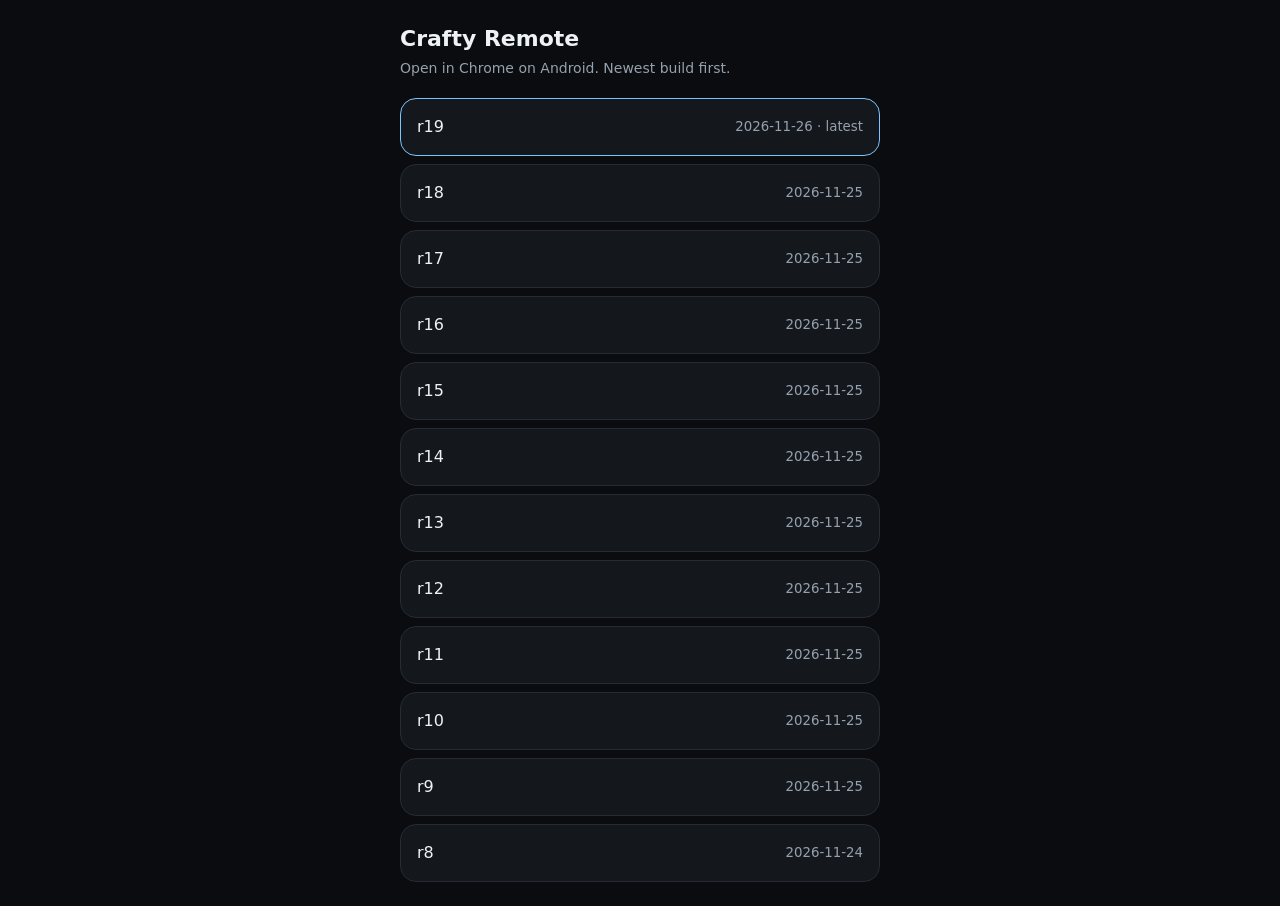
<file: index.html>
<!doctype html>
<html lang="en">
<head>
<meta charset="utf-8">
<meta name="viewport" content="width=device-width,initial-scale=1">
<meta name="theme-color" content="#0a0c0f">
<title>Crafty Remote builds</title>
<style>
:root{color-scheme:dark}
body{margin:0;background:#0a0c0f;color:#eef2f5;font:16px/1.4 system-ui,-apple-system,"Segoe UI",Roboto,sans-serif;padding:24px 16px}
main{max-width:480px;margin:0 auto}
h1{font-size:22px;font-weight:600;margin:0 0 4px}
p{color:#95a1ae;font-size:14px;margin:0 0 20px}
ul{list-style:none;margin:0;padding:0;display:flex;flex-direction:column;gap:8px}
a{display:flex;justify-content:space-between;align-items:center;min-height:56px;padding:0 16px;border-radius:16px;background:#14181d;border:1px solid #252c35;color:#eef2f5;text-decoration:none;font-weight:500}
a small{color:#95a1ae;font-weight:400}
li:first-child a{border-color:#7cc4ff}
</style>
</head>
<body>
<main>
<h1>Crafty Remote</h1>
<p>Open in Chrome on Android. Newest build first.</p>
<ul>
<!-- builds: add each new build at the top of this list -->
<li><a href="crafty-r19.html">r19 <small>2026-11-26 · latest</small></a></li>
<li><a href="crafty-r18.html">r18 <small>2026-11-25</small></a></li>
<li><a href="crafty-r17.html">r17 <small>2026-11-25</small></a></li>
<li><a href="crafty-r16.html">r16 <small>2026-11-25</small></a></li>
<li><a href="crafty-r15.html">r15 <small>2026-11-25</small></a></li>
<li><a href="crafty-r14.html">r14 <small>2026-11-25</small></a></li>
<li><a href="crafty-r13.html">r13 <small>2026-11-25</small></a></li>
<li><a href="crafty-r12.html">r12 <small>2026-11-25</small></a></li>
<li><a href="crafty-r11.html">r11 <small>2026-11-25</small></a></li>
<li><a href="crafty-r10.html">r10 <small>2026-11-25</small></a></li>
<li><a href="crafty-r9.html">r9 <small>2026-11-25</small></a></li>
<li><a href="crafty-r8.html">r8 <small>2026-11-24</small></a></li>
</ul>
</main>
</body>
</html>
</file>
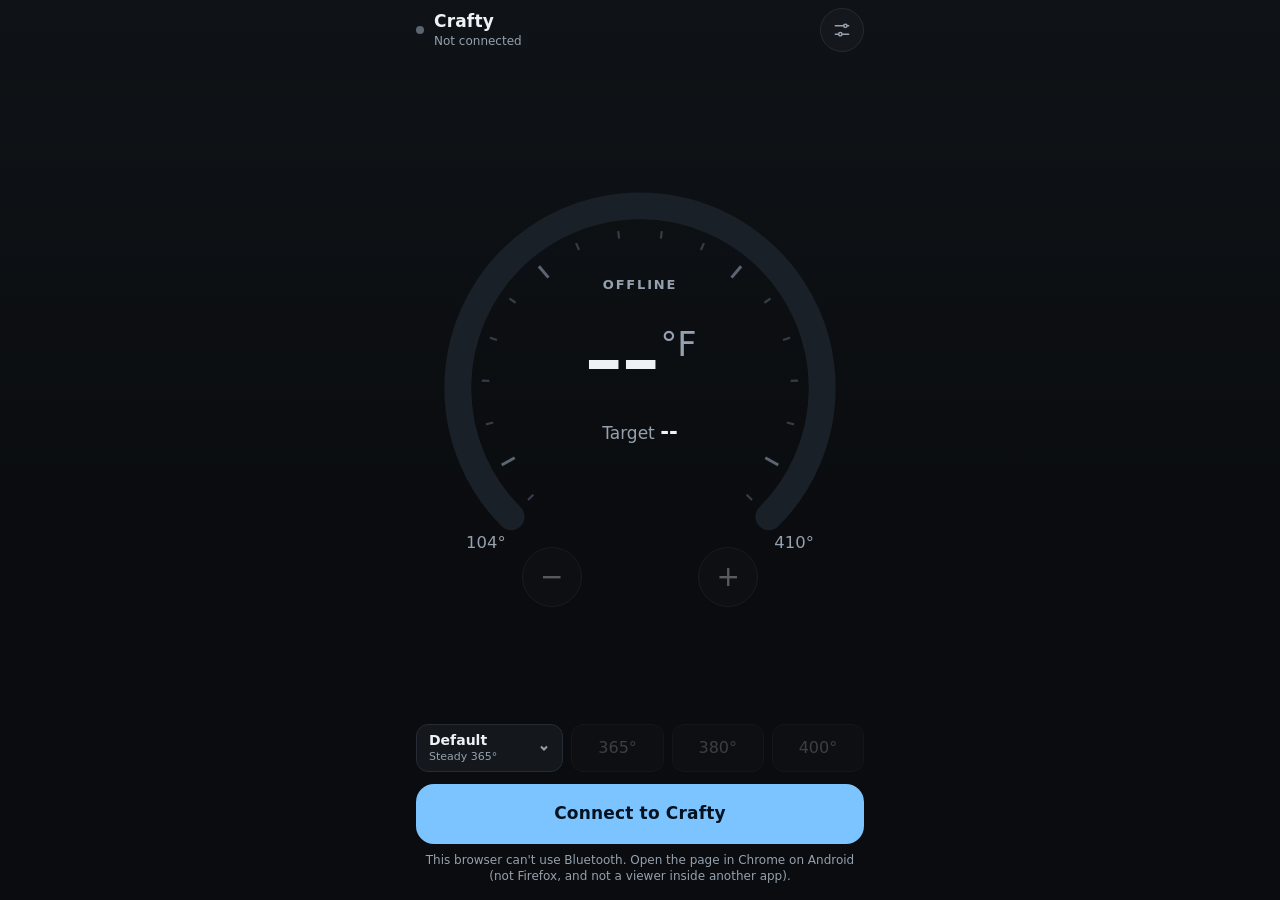
<file: crafty-r10.html>
<!doctype html>
<html lang="en">
<head>
<meta charset="utf-8">
<meta name="viewport" content="width=device-width,initial-scale=1,viewport-fit=cover,interactive-widget=resizes-content">
<meta name="theme-color" content="#0a0c0f">
<title>Crafty Remote</title>
<style>
/* Design system. One spacing scale (4/8/12/16/24), one type scale (12/13/15/17/20 + the big display number),
   44px minimum touch targets, system fonts (no web-font download, so the page draws instantly even offline).
   Performance rules: only transform/opacity animate; no SVG/CSS blur filters on anything that changes often;
   the script only touches the DOM when a value actually changed, at most once per frame. Dark only, by choice. */
:root{
  --bg:#0a0c0f; --bg-2:#0f1317; --surface:#14181d; --surface-2:#1a2027; --line:#252c35; --line-2:#333c47;
  --fg:#eef2f5; --muted:#95a1ae; --dim:#5b6571;
  --heat:#ff6a3d; --heat-2:#ffb547; --ready:#3ddc84; --super:#ff4d7d; --accent:#7cc4ff;
  --glow:transparent;
  --font:system-ui,-apple-system,"Segoe UI",Roboto,"Helvetica Neue",sans-serif;
  --r-lg:20px; --r-md:16px; --r-sm:12px; --hit:44px;
  color-scheme:dark;
}
*{box-sizing:border-box}
html,body{margin:0;height:100%;overflow:hidden;overscroll-behavior:none;background:var(--bg);color:var(--fg);font-family:var(--font);font-size:15px;line-height:1.35;-webkit-tap-highlight-color:transparent;-webkit-user-select:none;user-select:none}
body{position:fixed;inset:0;background:linear-gradient(180deg,var(--bg-2),var(--bg) 60%)}
[hidden]{display:none!important}
button{font:inherit;color:inherit;border:0;background:none;cursor:pointer;touch-action:manipulation;transition:transform .08s,background-color .15s,color .15s,border-color .15s,opacity .15s}
button:active:not(:disabled){transform:scale(.96)}
button:focus-visible,input:focus-visible,select:focus-visible,[role=slider]:focus-visible{outline:2px solid var(--accent);outline-offset:3px}
button:disabled{opacity:.35;cursor:default}
.num{font-variant-numeric:tabular-nums}

/* Ambient light behind the ring. Composited layer: only transform, opacity (and hue for Color cycle) animate. */
.orb{position:fixed;left:50%;top:38%;width:120vmin;height:120vmin;margin:-60vmin 0 0 -60vmin;border-radius:50%;pointer-events:none;z-index:0;will-change:transform,opacity;
  background:radial-gradient(closest-side,color-mix(in srgb,var(--glow) 36%,transparent),color-mix(in srgb,var(--glow) 10%,transparent) 55%,transparent);
  opacity:var(--orb,.5);transition:opacity .6s}
.pulling .orb{opacity:1}
.l-breathe .orb{animation:breathe 7s ease-in-out infinite}
.l-breathe.heating .orb{animation-duration:2.8s}
.l-calm .orb{animation:breathe 11s ease-in-out infinite}
.l-cycle .orb{--glow:#ff5a8a!important;will-change:transform,opacity,filter;animation:cycle 18s linear infinite,breathe 6s ease-in-out infinite}
.l-minimal .orb{display:none}
@keyframes breathe{0%,100%{transform:scale(.88)}50%{transform:scale(1.04)}}
@keyframes cycle{to{filter:hue-rotate(360deg)}}

.app{position:relative;z-index:1;height:100dvh;display:flex;flex-direction:column;gap:12px;max-width:480px;margin:0 auto;
  padding:calc(env(safe-area-inset-top,0px) + 8px) max(16px,env(safe-area-inset-right,0px)) calc(env(safe-area-inset-bottom,0px) + 16px) max(16px,env(safe-area-inset-left,0px))}

/* Header: who you're connected to, battery, settings */
header{display:flex;align-items:center;justify-content:space-between;gap:12px;flex:none;min-height:var(--hit)}
.who{display:flex;align-items:center;gap:10px;min-width:0}
.dot{width:8px;height:8px;border-radius:50%;background:var(--dim);flex:none;transition:background-color .3s}
.dot.on{background:var(--ready)}
.dot.wait{background:var(--heat-2);animation:blink 1s ease-in-out infinite}
@keyframes blink{50%{opacity:.3}}
.who b{display:block;font-size:17px;font-weight:600;letter-spacing:.01em}
.who span{display:block;font-size:12px;color:var(--muted);white-space:nowrap;overflow:hidden;text-overflow:ellipsis}
.tools{display:flex;gap:8px;align-items:center;flex:none}
.chip{height:36px;display:inline-flex;align-items:center;gap:7px;padding:0 12px;border-radius:999px;background:var(--surface);border:1px solid var(--line);font-size:13px;color:var(--muted)}
.chip b{color:var(--fg);font-weight:600}
.iconbtn{width:var(--hit);height:var(--hit);border-radius:50%;display:grid;place-items:center;background:var(--surface);border:1px solid var(--line);color:var(--muted)}
.iconbtn svg{width:20px;height:20px;stroke:currentColor;fill:none;stroke-width:1.8;stroke-linecap:round;stroke-linejoin:round}
.batt{width:21px;height:11px;border:1.5px solid currentColor;border-radius:3px;position:relative}
.batt::after{content:"";position:absolute;right:-4px;top:2.5px;width:2px;height:3.5px;background:currentColor;border-radius:0 1px 1px 0}
.batt i{position:absolute;left:1px;top:1px;bottom:1px;width:0;border-radius:1px;background:var(--ready)}

/* The ring takes whatever height is left */
.stage{flex:1 1 auto;min-height:0;container-type:size;display:grid;place-items:center}
.ring{position:relative;width:min(100cqw,100cqh);aspect-ratio:1;touch-action:none;cursor:grab}
.ring.drag{cursor:grabbing}
.ring svg{position:absolute;inset:0;width:100%;height:100%;overflow:visible}
.scale{stroke:var(--line-2);stroke-width:1.5}
.scale.major{stroke:var(--dim);stroke-width:2}
.track{fill:none;stroke:var(--surface-2);stroke-width:18;stroke-linecap:round}
.fill{fill:none;stroke-width:18;stroke-linecap:round;transition:stroke-dashoffset .45s cubic-bezier(.3,.7,.3,1)}
.halo{fill:none;stroke-width:30;stroke-linecap:round;opacity:0;transition:stroke-dashoffset .45s cubic-bezier(.3,.7,.3,1),opacity .4s}
.ring.drag .fill,.ring.drag .halo{transition:none}
.knob{transition:transform .2s}
.ring.drag .knob{transition:none}
.knob circle.k{fill:var(--fg)}
.knob circle.h{fill:none;stroke:var(--fg);stroke-opacity:.18;stroke-width:10}
.ends{font-size:11px;fill:var(--muted);font-family:var(--font)}
.climb-bg{fill:none;stroke:var(--surface-2);stroke-width:3;stroke-linecap:round}
.climb-arc{fill:none;stroke:var(--heat-2);stroke-width:3;stroke-linecap:round;transition:stroke-dashoffset .5s}
.draw-arc{fill:none;stroke:var(--accent);stroke-width:4;stroke-linecap:round;transition:stroke-dashoffset .2s,opacity .4s}

.center{position:absolute;inset:0;display:flex;flex-direction:column;align-items:center;justify-content:center;text-align:center;pointer-events:none;padding-bottom:7%}
.state{font-size:clamp(11px,3.6cqmin,13px);font-weight:600;letter-spacing:.14em;text-transform:uppercase;color:var(--muted);transition:color .3s}
.state.heating{color:var(--heat)} .state.ready{color:var(--ready)} .state.pulling{color:var(--accent)}
.now{font-weight:200;font-size:clamp(52px,27cqmin,112px);line-height:1;letter-spacing:-.03em;margin:.06em 0 .05em}
.now sup{font-size:.3em;font-weight:500;vertical-align:1.15em;margin-left:3px;color:var(--muted);letter-spacing:0}
.tgt{font-size:clamp(13px,4.6cqmin,17px);color:var(--muted)}
.tgt b{font-weight:600;color:var(--fg);font-size:1.25em}
.ring.drag .tgt b{color:var(--accent)}
.eff{font-size:clamp(11px,3.6cqmin,13px);color:var(--heat-2);min-height:1.4em;margin-top:4px;max-width:70%}
.eff.pull{color:var(--accent)}

/* − and + sit in the open bottom of the ring */
.nudge{position:absolute;left:0;right:0;bottom:1%;display:flex;justify-content:center;gap:26%;pointer-events:none}
.nudge button{pointer-events:auto;width:clamp(48px,16cqmin,60px);aspect-ratio:1;border-radius:50%;background:var(--surface);border:1px solid var(--line-2);font-size:clamp(22px,7cqmin,28px);font-weight:300;display:grid;place-items:center}
.nudge button:active:not(:disabled){background:var(--surface-2)}

/* Bowl and battery, side by side */
.strip{flex:none;display:grid;grid-template-columns:1fr 1fr;gap:8px}
.tile{min-width:0;padding:10px 14px 12px;border-radius:var(--r-md);background:var(--surface);border:1px solid var(--line);display:flex;flex-direction:column;gap:2px}
.tile .k{display:flex;align-items:center;justify-content:space-between;gap:6px;font-size:12px;font-weight:600;letter-spacing:.08em;text-transform:uppercase;color:var(--muted);min-height:24px}
.tile .v{font-size:22px;font-weight:500;line-height:1.15;white-space:nowrap}
.tile .v small{font-size:12px;font-weight:400;color:var(--muted);margin-left:4px}
.tile .s{font-size:12px;color:var(--muted);white-space:nowrap;overflow:hidden;text-overflow:ellipsis}
.badge{font-size:10px;font-weight:600;letter-spacing:.06em;padding:2px 6px;border-radius:6px;border:1px solid var(--line-2);color:var(--muted);text-transform:uppercase}
.bar{height:6px;border-radius:3px;background:var(--surface-2);overflow:hidden;margin:6px 0 4px}
.bar i{display:block;height:100%;width:100%;border-radius:3px;background:linear-gradient(90deg,#7cf0b0,var(--heat-2) 60%,var(--heat));transform-origin:left;transform:scaleX(0);transition:transform .6s}
/* Small visual button with a full 44px tap area */
.tiny{position:relative;font-size:12px;font-weight:600;letter-spacing:.02em;text-transform:none;padding:3px 10px;border-radius:8px;background:var(--surface-2);border:1px solid var(--line-2);color:var(--fg)}
.tiny::before{content:"";position:absolute;inset:-10px -6px}

/* Profile + quick temps */
.quick{flex:none;display:grid;grid-template-columns:1.6fr 1fr 1fr 1fr;gap:8px}
#presets{display:contents}
.qbtn{min-height:48px;border-radius:var(--r-sm);background:var(--surface);border:1px solid var(--line);font-size:16px;font-weight:500;color:var(--muted)}
.qbtn.on{color:var(--fg);border-color:var(--accent);background:color-mix(in srgb,var(--accent) 14%,var(--surface))}
.prof{display:flex;align-items:center;justify-content:space-between;gap:6px;padding:0 12px;color:var(--fg);min-width:0;text-align:left}
.prof span{min-width:0;overflow:hidden}
.prof b,.prof small{display:block;white-space:nowrap;overflow:hidden;text-overflow:ellipsis}
.prof b{font-size:14px;font-weight:600}
.prof small{font-size:11px;color:var(--muted);font-weight:400}
.prof svg{width:12px;height:12px;flex:none;stroke:var(--muted);fill:none;stroke-width:2}
.prof.climb{border-color:color-mix(in srgb,var(--heat-2) 55%,var(--line))}
.prof.climb small{color:var(--heat-2)}

.main{flex:none;min-height:60px;border-radius:18px;font-size:17px;font-weight:600;letter-spacing:.01em;display:flex;align-items:center;justify-content:center;gap:10px}
.mainrow{flex:none;display:flex;gap:8px}
.mainrow .main{flex:1;min-width:0}
.pullbtn{flex:none;min-width:92px;min-height:60px;border-radius:18px;background:var(--surface-2);border:1px solid var(--line-2);font-size:17px;font-weight:600;color:var(--fg)}
.pullbtn:active{background:var(--accent);color:#04121f}
.main.connect{background:var(--accent);color:#04121f}
.main.on{background:linear-gradient(135deg,var(--heat-2),var(--heat));color:#1d0a03}
.main.off{background:var(--surface-2);border:1px solid var(--line-2)}
.main .spin{width:16px;height:16px;border-radius:50%;border:2px solid currentColor;border-right-color:transparent;animation:spin .7s linear infinite}
@keyframes spin{to{transform:rotate(360deg)}}
.hint{flex:none;margin:-4px 8px 0;text-align:center;font-size:12px;color:var(--muted)}
.hintbtn{flex:none;align-self:center;min-height:var(--hit);margin:-10px 0 -6px;padding:0 14px;font-size:13px;font-weight:500;color:var(--accent);background:none;border:0}
.btn[aria-disabled=true]{opacity:.4}
/* Before the first connection the estimates have nothing to show, so they step aside */
.app.offline .strip{display:none}

/* Toasts sit above the sheets so an Undo is always reachable. Tap one to dismiss it. */
.toast{position:fixed;left:max(16px,env(safe-area-inset-left,0px));right:max(16px,env(safe-area-inset-right,0px));bottom:calc(env(safe-area-inset-bottom,0px) + 92px);max-width:448px;margin:0 auto;display:flex;align-items:center;gap:10px;font-size:14px;line-height:1.45;color:var(--fg);background:#1f262f;border:1px solid var(--line-2);border-radius:14px;padding:10px 12px;box-shadow:0 10px 30px rgba(0,0,0,.5);z-index:12;animation:pop .18s ease-out}
@keyframes pop{from{opacity:0;transform:translateY(8px)}}
.toast.err{color:#ffd8cd;background:#2a1712;border-color:#5a2c20}
.toast span{flex:1;min-width:0}
.toast .tact{flex:none;font-weight:600;min-height:var(--hit);padding:0 14px;border-radius:10px;background:var(--surface-2);border:1px solid var(--line-2);color:var(--accent)}

/* Sheets slide up from the bottom. Close with Done, a tap outside, a swipe down, or the phone's Back button. */
.scrim{position:fixed;inset:0;background:rgba(0,0,0,.55);opacity:0;pointer-events:none;transition:opacity .25s;z-index:8}
.sheet{position:fixed;left:0;right:0;bottom:0;max-width:480px;margin:0 auto;z-index:9;background:var(--surface);border:1px solid var(--line);border-bottom:0;border-radius:24px 24px 0 0;
  padding:6px max(16px,env(safe-area-inset-right,0px)) calc(env(safe-area-inset-bottom,0px) + 16px) max(16px,env(safe-area-inset-left,0px));
  transform:translateY(105%);transition:transform .28s cubic-bezier(.3,.7,.3,1);will-change:transform;display:flex;flex-direction:column;max-height:88dvh}
.sheet.dragging{transition:none}
.open .scrim{opacity:1;pointer-events:auto}
.open .sheet{transform:none}
.shead{flex:none;touch-action:none;padding-bottom:8px}
.grab{width:40px;height:4px;border-radius:2px;background:var(--line-2);margin:4px auto 8px}
.shead .bar2{display:flex;align-items:center;justify-content:space-between;gap:12px}
.shead h2{margin:0;font-size:20px;font-weight:600}
.shead h2 .ver{font-size:12px;font-weight:500;color:var(--muted);margin-left:6px;letter-spacing:.02em}
.scroll{overflow-y:auto;scrollbar-width:none;display:flex;flex-direction:column;gap:6px;padding-bottom:4px;overscroll-behavior:contain}
.scroll::-webkit-scrollbar{display:none}
/* A scrolling column must never squeeze its contents: a box with overflow:hidden (like .group) would otherwise
   shrink to just its border when the sheet is shorter than its content. Everything inside keeps its full height and the column scrolls. */
.scroll>*{flex-shrink:0}
.glabel{font-size:12px;font-weight:600;letter-spacing:.08em;text-transform:uppercase;color:var(--muted);margin:12px 4px 2px}
.glabel:first-child{margin-top:2px}
.group{background:var(--surface-2);border:1px solid var(--line);border-radius:var(--r-md);overflow:hidden}
.row{min-height:56px;padding:10px 14px;display:flex;align-items:center;justify-content:space-between;gap:12px;border-top:1px solid var(--line)}
.group>.row:first-child,.group>.row[hidden]+.row{border-top:0}
.row>div{min-width:0}
.row b{display:block;font-weight:500}
.row small{display:block;font-size:12px;color:var(--muted);margin-top:2px}
.row.stack{flex-direction:column;align-items:stretch}
.val{font-weight:600;white-space:nowrap}
.btn{min-height:var(--hit);padding:0 16px;border-radius:var(--r-sm);background:var(--surface);border:1px solid var(--line-2);font-size:14px;font-weight:500;white-space:nowrap}
.btn.primary{background:var(--accent);color:#04121f;border-color:var(--accent);font-weight:600}
.btn.danger{color:#ff9b86}
.btn.wide{width:100%}
.note{font-size:12px;color:var(--muted);line-height:1.5;padding:0 4px}
.note b{color:var(--fg);font-weight:600}
.warn{font-size:13px;line-height:1.45;color:#ffd8cd;background:#2a1712;border:1px solid #5a2c20;border-radius:var(--r-sm);padding:10px 12px}
input[type=range]{width:100%;height:var(--hit);accent-color:var(--accent);margin:0}
/* On/off switch */
.switch{position:relative;flex:none;width:52px;height:32px;border-radius:16px;background:var(--line-2);transition:background-color .2s}
.switch::before{content:"";position:absolute;inset:-6px -4px}
.switch::after{content:"";position:absolute;top:3px;left:3px;width:26px;height:26px;border-radius:50%;background:var(--fg);transition:transform .2s}
.switch[aria-checked=true]{background:var(--accent)}
.switch[aria-checked=true]::after{transform:translateX(20px)}
.switch:active:not(:disabled){transform:none}
/* Segmented choice */
.seg{display:grid;grid-auto-flow:column;grid-auto-columns:1fr;gap:4px;padding:3px;border-radius:var(--r-sm);background:var(--surface);border:1px solid var(--line)}
.seg button{min-height:var(--hit);padding:0 10px;border-radius:9px;font-size:14px;color:var(--muted)}
.seg button.on{background:var(--surface-2);color:var(--fg);box-shadow:0 0 0 1px var(--line-2)}
.stepper{display:flex;align-items:center;gap:2px;background:var(--surface);border:1px solid var(--line);border-radius:var(--r-sm);padding:2px;flex:none}
.stepper button{width:var(--hit);height:40px;border-radius:9px;font-size:20px}
.stepper output{min-width:48px;text-align:center;font-size:16px;font-weight:500}
.chips{display:grid;grid-template-columns:repeat(3,1fr);gap:6px;padding:10px 14px 12px}
.chips.two{grid-template-columns:1fr 1fr}
.chips button{min-height:var(--hit);padding:4px 6px;border-radius:var(--r-sm);background:var(--surface);border:1px solid var(--line);font-size:13px;color:var(--muted);line-height:1.2}
.chips button.on{border-color:var(--accent);color:var(--fg);background:color-mix(in srgb,var(--accent) 12%,var(--surface))}
.trace{display:block;width:100%;height:96px;border-radius:10px;background:var(--surface)}
.legend{display:flex;gap:14px;font-size:11px;color:var(--muted);margin-top:6px}
.legend i{display:inline-block;width:10px;height:3px;border-radius:2px;vertical-align:middle;margin-right:5px}
/* History */
.life{display:grid;grid-template-columns:1fr 1fr;gap:8px}
.life div{padding:10px 12px;border-radius:var(--r-sm);background:var(--surface-2);border:1px solid var(--line);font-size:12px;color:var(--muted)}
.life b{display:block;font-size:18px;font-weight:500;color:var(--fg)}
.hrow{padding:10px 12px;border-radius:var(--r-sm);background:var(--surface-2);border:1px solid var(--line)}
.hrow b{font-weight:500;font-size:14px}
.hrow div{font-size:12px;color:var(--muted);margin-top:2px}
/* Profiles */
.prow{display:flex;align-items:center;gap:8px;padding:6px 8px 6px 14px;min-height:60px;border-top:1px solid var(--line)}
.prow:first-child{border-top:0}
.prow.on{background:color-mix(in srgb,var(--accent) 10%,transparent)}
.prow .pick{flex:1;min-width:0;text-align:left;min-height:var(--hit);display:flex;align-items:center;gap:10px}
.prow .pick i{width:18px;height:18px;border-radius:50%;border:2px solid var(--line-2);flex:none}
.prow.on .pick i{border:5px solid var(--accent)}
.prow .pick b{display:block;font-weight:500;white-space:nowrap;overflow:hidden;text-overflow:ellipsis}
.prow .pick small{display:block;font-size:12px;color:var(--muted)}
.form{display:grid;grid-template-columns:1fr 1fr;gap:12px;padding:12px 14px 14px}
.form label{display:flex;flex-direction:column;gap:5px;font-size:12px;color:var(--muted);min-width:0}
.form .wide{grid-column:1/-1}
.form input,.form select{font:inherit;font-size:16px;color:var(--fg);background:var(--surface);border:1px solid var(--line-2);border-radius:10px;padding:0 12px;min-height:var(--hit);width:100%;-webkit-user-select:text;user-select:text}
.form input:disabled{opacity:.45}
.form .hintline{grid-column:1/-1;font-size:12px;color:var(--heat-2);min-height:1.2em;margin-top:-4px}
.btns{display:flex;gap:8px;grid-column:1/-1}
.btns .btn{flex:1}

@media (max-height:640px){ .tile .s{display:none} .hint,.hintbtn{display:none} .quick .qbtn{min-height:44px} .main,.pullbtn{min-height:54px} }
/* Phone turned sideways: ring on the left, controls on the right, still one screen */
@media (orientation:landscape) and (max-height:560px){
  .app{max-width:920px;display:grid;grid-template-columns:minmax(0,1fr) minmax(0,1.1fr);grid-template-rows:auto 1fr auto auto auto;column-gap:20px}
  header{grid-column:1/-1}
  .stage{grid-column:1;grid-row:2/6}
  .strip{grid-column:2;grid-row:2;align-self:end}
  .quick{grid-column:2;grid-row:3}
  .mainrow{grid-column:2;grid-row:4}
  .hint,.hintbtn{grid-column:2;grid-row:5}
  .sheet{max-height:94dvh}
}
/* Guided pull test: a big card over the controls, readable at arm's length */
.guide{position:fixed;left:max(16px,env(safe-area-inset-left,0px));right:max(16px,env(safe-area-inset-right,0px));bottom:calc(env(safe-area-inset-bottom,0px) + 16px);max-width:448px;margin:0 auto;z-index:11;
  background:var(--surface);border:1px solid var(--line-2);border-radius:22px;padding:16px;box-shadow:0 -10px 40px rgba(0,0,0,.55);text-align:center;display:flex;flex-direction:column;gap:4px}
.guide .gk{font-size:12px;font-weight:600;letter-spacing:.1em;text-transform:uppercase;color:var(--muted)}
.guide .gt{font-size:22px;font-weight:600}
.guide .gc{font-size:64px;font-weight:200;line-height:1.05}
.guide.go{border-color:var(--accent)} .guide.go .gc,.guide.go .gt{color:var(--accent)}
.guide .gs{font-size:13px;color:var(--muted);min-height:1.3em;margin-bottom:8px}
/* Pull labeling: a full-screen panel with three big hold buttons. Hold one for as long as the pull lasts.
   It covers the whole page so nothing behind it can be tapped by mistake mid-pull. touch-action:none and no
   callout or selection keep a long press from turning into a scroll, a menu or selected text. */
.lab{position:fixed;inset:0;z-index:11;background:var(--bg);display:flex;flex-direction:column;gap:10px;max-width:480px;margin:0 auto;
  padding:calc(env(safe-area-inset-top,0px) + 8px) max(16px,env(safe-area-inset-right,0px)) calc(env(safe-area-inset-bottom,0px) + 14px) max(16px,env(safe-area-inset-left,0px))}
.lhead{flex:none;display:flex;align-items:center;justify-content:space-between;gap:12px;min-height:var(--hit)}
.lhead h2{margin:0;font-size:20px;font-weight:600}
.lhead small{display:block;font-size:12px;color:var(--muted)}
.lstat{flex:none;min-height:36px;font-size:14px;line-height:1.35;color:var(--fg)}
.lstat span{display:block}
.lmsg{font-size:13px;color:var(--heat-2);min-height:1.35em}
.lholds{flex:1 1 auto;min-height:0;display:flex;flex-direction:column;gap:10px}
.hold{--c:var(--accent);flex:1 1 0;min-height:64px;border-radius:20px;background:var(--surface);border:2px solid var(--c);display:flex;flex-direction:column;align-items:center;justify-content:center;gap:2px;
  touch-action:none;-webkit-touch-callout:none;-webkit-user-select:none;user-select:none}
.hold b{font-size:28px;font-weight:600;color:var(--c);line-height:1.1}
.hold small{font-size:13px;color:var(--muted)}
.hold.med{--c:var(--heat-2)} .hold.hard{--c:var(--heat)}
.hold.on{background:var(--c)} .hold.on b,.hold.on small{color:#0a0c0f}
.hold:active:not(:disabled){transform:none}
.hold.off{opacity:.4}
.llist{flex:none;min-height:56px;display:flex;flex-direction:column;gap:2px;font-size:13px;color:var(--muted)}
.llist div{white-space:nowrap;overflow:hidden;text-overflow:ellipsis}
.llist div:first-child{color:var(--fg)}
.lfoot{flex:none;display:flex;gap:8px}
.lfoot .btn{flex:1;min-width:0;padding:0 8px}
/* While labeling, messages show at the top, so one can never land on a hold button */
.labon .toast{bottom:auto;top:calc(env(safe-area-inset-top,0px) + 60px)}
@media (orientation:landscape) and (max-height:560px){
  .lab{max-width:920px;display:grid;grid-template-columns:minmax(0,1fr) minmax(0,1.3fr);grid-template-rows:auto auto 1fr auto;column-gap:20px;row-gap:8px}
  .lhead{grid-column:1;grid-row:1} .lstat{grid-column:1;grid-row:2} .llist{grid-column:1;grid-row:3;align-self:start;min-height:0;max-height:100%;overflow:hidden} .lfoot{grid-column:1;grid-row:4}
  .lholds{grid-column:2;grid-row:1/5;gap:8px}
  .hold{min-height:56px}
}
@media (prefers-reduced-motion:reduce){*,*::before,*::after{transition:none!important;animation:none!important}}
</style>
</head>
<body class="l-breathe">
<div class="orb" id="orb" aria-hidden="true"></div>
<div class="app offline" id="app">
  <header>
    <div class="who"><i class="dot" id="dot"></i><div><b id="devTitle">Crafty</b><span id="devName">Not connected</span></div></div>
    <div class="tools">
      <span class="chip num" id="battChip" hidden><span class="batt"><i id="battFill"></i></span><b id="battPct">--</b></span>
      <button class="iconbtn" id="gearBtn" aria-label="Settings"><svg viewBox="0 0 24 24"><path d="M4 7h10M18 7h2M4 17h4M12 17h8"/><circle cx="16" cy="7" r="2"/><circle cx="10" cy="17" r="2"/></svg></button>
    </div>
  </header>

  <section class="stage">
    <div class="ring" id="ring" role="slider" tabindex="0" aria-label="Target temperature" aria-valuemin="40" aria-valuemax="210">
      <svg viewBox="0 0 300 300" aria-hidden="true">
        <defs>
          <linearGradient id="gHeat" x1="0" y1="1" x2="1" y2="0"><stop offset="0" stop-color="#ffb547"/><stop offset="1" stop-color="#ff5a36"/></linearGradient>
          <linearGradient id="gReady" x1="0" y1="1" x2="1" y2="0"><stop offset="0" stop-color="#7cf0b0"/><stop offset="1" stop-color="#2fd07a"/></linearGradient>
          <linearGradient id="gIdle" x1="0" y1="1" x2="1" y2="0"><stop offset="0" stop-color="#5a6470"/><stop offset="1" stop-color="#8b96a3"/></linearGradient>
        </defs>
        <g id="scale"></g>
        <path class="track" id="track"/>
        <path class="halo" id="halo"/>
        <path class="fill" id="fill"/>
        <path class="climb-bg" id="climbBg" opacity="0"/>
        <path class="climb-arc" id="climbArc" opacity="0"/>
        <path class="draw-arc" id="drawArc" opacity="0"/>
        <text class="ends" id="endLo" text-anchor="middle"></text>
        <text class="ends" id="endHi" text-anchor="middle"></text>
        <g class="knob" id="knob" opacity="0"><circle class="h" r="15"/><circle class="k" r="10"/></g>
      </svg>
      <div class="center">
        <div class="state" id="state">Offline</div>
        <div class="now num"><span id="nowNum">--</span><sup id="nowUnit">°F</sup></div>
        <div class="tgt num">Target <b id="target">--</b></div>
        <div class="eff" id="eff"></div>
      </div>
      <div class="nudge">
        <button id="minus" aria-label="Lower target" disabled>−</button>
        <button id="plus" aria-label="Raise target" disabled>+</button>
      </div>
    </div>
  </section>

  <div class="strip" id="strip">
    <div class="tile">
      <div class="k">Bowl <button class="tiny" id="newBowl" disabled aria-label="Start a new bowl">New bowl</button></div>
      <div class="v num" id="bowlMain">--</div>
      <div class="bar"><i id="bowlFill"></i></div>
      <div class="s" id="bowlSub">Estimate · 0 pulls</div>
    </div>
    <div class="tile">
      <div class="k">Battery <span class="badge" id="fcConf" hidden>estimate</span></div>
      <div class="v num" id="fcMain">--</div>
      <div class="s" id="fcSub">Connect to estimate</div>
    </div>
  </div>

  <div class="quick">
    <button class="qbtn prof" id="profBtn" aria-label="Profiles and terpenes"><span><b id="profName">Default</b><small id="profSub">Steady</small></span><svg viewBox="0 0 12 12"><path d="M3 4.5 6 7.5 9 4.5"/></svg></button>
    <div id="presets"></div>
  </div>

  <div class="mainrow">
    <button class="main connect" id="mainBtn"><i class="spin" id="mainSpin" hidden></i><span id="mainTxt">Connect to Crafty</span></button>
    <button class="pullbtn" id="pullBtn" hidden aria-label="Log a pull the page didn't catch">+ Pull</button>
  </div>
  <button class="hintbtn" id="gtMain" hidden>Not seeing your pulls? Run the pull test</button>
  <button class="hintbtn" id="lbMain" hidden>Not seeing your pulls? Label a few</button>
  <p class="hint" id="hint">Press the Crafty's button once to wake it, then tap Connect.</p>
</div>

<div class="toast" id="toast" role="status" hidden></div>

<div class="guide" id="guide" role="status" aria-live="assertive" hidden>
  <div class="gk" id="gStep">Guided test</div>
  <div class="gt" id="gTitle">Getting ready</div>
  <div class="gc num" id="gCount"></div>
  <div class="gs" id="gSub"></div>
  <div class="btns"><button class="btn" id="gStop">Stop test</button><button class="btn primary" id="gShare" hidden>Share recording</button></div>
</div>

<div class="lab" id="lab" role="dialog" aria-label="Label your pulls" hidden>
  <div class="lhead"><div><h2>Label your pulls</h2><small class="num" id="lbCount">None yet</small></div><button class="btn" id="lbClose">Close</button></div>
  <div class="lstat" role="status" aria-live="polite"><span id="lbStat"></span><span class="lmsg" id="lbMsg"></span></div>
  <div class="lholds">
    <button class="hold soft" id="lbSoft" aria-label="Soft pull: press and hold while you pull"><b>Soft</b><small id="lbSoftT">Press and hold</small></button>
    <button class="hold med" id="lbMedium" aria-label="Medium pull: press and hold while you pull"><b>Medium</b><small id="lbMediumT">Press and hold</small></button>
    <button class="hold hard" id="lbHard" aria-label="Hard pull: press and hold while you pull"><b>Hard</b><small id="lbHardT">Press and hold</small></button>
  </div>
  <div class="llist num" id="lbList"></div>
  <div class="lfoot"><button class="btn" id="lbUndo" disabled>Undo last</button><button class="btn" id="lbAct" hidden>Connect</button><button class="btn primary" id="lbShare" disabled>Share file</button></div>
</div>

<div id="sheetWrap">
  <div class="scrim" id="scrim"></div>
  <div class="sheet" id="sheet" role="dialog" aria-label="Settings">
    <div class="shead"><div class="grab"></div><div class="bar2"><h2>Settings <small class="ver" id="verTag"></small></h2><button class="btn" id="setDone">Done</button></div></div>
    <div class="scroll">
      <div class="warn" id="storeNote" hidden></div>

      <div class="glabel" role="heading" aria-level="2">Your Crafty</div>
      <div class="group">
        <div class="row"><div><b id="fwTitle">Not connected</b><small id="fwInfo">Connect to see details</small></div><button class="btn" id="discBtn" disabled>Disconnect</button></div>
        <div class="row"><div><b>Boost amount</b><small>Added on top when you start boost with the Crafty's button</small></div>
          <div class="stepper"><button id="bMinus" aria-label="Less boost" disabled>−</button><output class="num" id="boostVal">--</output><button id="bPlus" aria-label="More boost" disabled>+</button></div></div>
        <div class="row stack"><div class="bar2" style="display:flex;justify-content:space-between"><b>LED brightness</b><span class="val num" id="ledVal">--</span></div>
          <input type="range" id="led" min="0" max="100" step="5" aria-label="LED brightness" disabled></div>
        <div class="row"><div><b>Find my Crafty</b><small>Buzzes and blinks for about 30 seconds</small></div><button class="btn" id="findBtn" disabled>Find</button></div>
      </div>

      <div class="glabel" role="heading" aria-level="2">Display</div>
      <div class="group">
        <div class="row"><b>Temperature in</b><div class="seg" style="width:140px"><button id="unitF">°F</button><button id="unitC">°C</button></div></div>
        <div class="row" style="padding-bottom:0;min-height:44px"><div><b>Screen lighting</b><small>The glow behind the dial. The Crafty's own light only takes a brightness.</small></div></div>
        <div class="chips" id="lights"></div>
      </div>

      <div class="glabel" role="heading" aria-level="2">Pull detection</div>
      <div class="group">
        <div class="row" id="gtRow"><div><b>Guided pull test</b><small id="gtWhy">Connect to your Crafty first.</small></div><button class="btn primary" id="gtBtn" aria-disabled="true">Start</button></div>
        <div class="row" id="lbRow"><div><b>Label your pulls</b><small id="lbWhy">Connect to your Crafty first.</small></div><div style="display:flex;gap:8px;flex:none"><button class="btn" id="lbClear" hidden>Clear</button><button class="btn primary" id="lbBtn" aria-disabled="true">Start</button></div></div>
        <div class="row stack">
          <canvas class="trace" id="trace" width="600" height="192" aria-label="Chamber temperature over the last 90 seconds"></canvas>
          <div class="legend"><span><i style="background:var(--heat-2)"></i>Chamber</span><span><i style="background:var(--muted)"></i>Steady level</span><span><i style="background:var(--accent)"></i>Counted pull</span></div>
          <small id="pdStatus">Turn the heater on to see this.</small>
        </div>
        <div class="row"><div><b>Sensitivity</b><small>Raise it if pulls are missed, lower it if it counts pulls you didn't take</small></div></div>
        <div class="chips" id="sens" style="padding-top:0"></div>
        <div class="row"><div><b>Record raw data</b><small>Saves every reading from the Crafty, so pull detection can be tuned to your device</small></div><button class="switch" id="recBtn" role="switch" aria-checked="false" aria-label="Record raw data"></button></div>
        <div class="row" id="recRow" hidden><div><b id="recTitle">Recording</b><small id="recInfo">0 readings</small></div><div style="display:flex;gap:8px"><button class="btn" id="recClear">Clear</button><button class="btn primary" id="recShare">Share</button></div></div>
      </div>

      <div class="glabel" role="heading" aria-level="2">Stats</div>
      <div class="group">
        <div class="row"><div><b>History</b><small>Your sessions and the Crafty's lifetime heater time</small></div><button class="btn" id="histBtn">Open</button></div>
        <div class="row"><div><b>Best pull</b><small id="bestSub">No pulls yet</small></div><button class="btn" id="bestReset">Clear</button></div>
        <div class="row"><div><b>Battery health</b><small id="healthSub">Learning</small></div><span class="val num" id="healthVal">--</span></div>
        <div class="row"><div><b>Reset learning</b><small>Forget what the battery, bowl and pull estimates have learned</small></div><button class="btn danger" id="resetFc">Reset</button></div>
      </div>

      <div class="glabel" role="heading" aria-level="2">Help</div>
      <p class="note"><b>Trouble connecting?</b> Use Chrome on Android with Bluetooth on (and Location, on Android 11 or older). Press the Crafty's button once to wake it, and close the S&amp;B web app or any other phone connected to it.</p>
      <p class="note">Drag the ring or tap − and + to set the temperature. The page keeps to the Crafty's own 40–210 °C range. Boost and superboost can only be started with the button on the Crafty. Bowl and battery figures are estimates that learn from how you use it.</p>
      <p class="note" id="verNote"></p>
    </div>
  </div>
</div>

<div id="histWrap">
  <div class="scrim" id="histScrim"></div>
  <div class="sheet" id="histSheet" role="dialog" aria-label="History">
    <div class="shead"><div class="grab"></div><div class="bar2"><h2>History</h2><button class="btn" id="histClose">Done</button></div></div>
    <div class="scroll">
      <div class="life" id="life"></div>
      <div class="glabel" role="heading" aria-level="2">Sessions</div>
      <div style="display:flex;flex-direction:column;gap:6px" id="histList"></div>
      <div class="row" style="border:0;padding:8px 4px"><span class="note" style="padding:0">Kept on this phone only. Pull sizes and battery use are estimates.</span><button class="btn danger" id="histClear">Clear</button></div>
    </div>
  </div>
</div>

<div id="profWrap">
  <div class="scrim" id="profScrim"></div>
  <div class="sheet" id="profSheet" role="dialog" aria-label="Profiles">
    <div class="shead"><div class="grab"></div><div class="bar2"><h2 id="profTitle">Profiles</h2><button class="btn" id="profDone">Done</button></div></div>
    <div class="scroll">
      <div id="profListView">
        <div class="glabel" role="heading" aria-level="2">Profiles</div>
        <div class="group" id="profList"></div>
        <button class="btn wide" id="profNew" style="margin-top:8px">New profile</button>
        <p class="note" style="margin-top:8px">A climb profile starts low and steps up on its own as the bowl gets used, so you get flavor first and the rest later.</p>
        <div class="glabel" role="heading" aria-level="2">Aim for a terpene</div>
        <div class="group"><div class="chips two" id="terps"></div></div>
        <p class="note" id="terpNote">Sets the temperature near where that terpene boils. Flower always gives off a mix, so this leans the flavor, it doesn't isolate one.</p>
      </div>
      <div id="profEditView" hidden>
        <div class="group">
          <div class="form">
            <label class="wide">Name<input id="pfName" maxlength="24" autocomplete="off" enterkeyhint="done"></label>
            <div class="seg wide"><button id="pfSteady" type="button">Steady</button><button id="pfClimb" type="button">Climb</button></div>
            <label class="wide">Start from a terpene<select id="pfTerp"></select></label>
            <label>Start temp <span class="pfU"></span><input id="pfBase" type="number" inputmode="numeric"></label>
            <label class="climbOnly">Top temp <span class="pfU"></span><input id="pfMax" type="number" inputmode="numeric"></label>
            <label class="climbOnly">Step up by <span class="pfU"></span><input id="pfStep" type="number" inputmode="numeric"></label>
            <label class="climbOnly">Every (% of bowl)<input id="pfEvery" type="number" inputmode="numeric" step="5"></label>
            <div class="hintline climbOnly" id="pfHint"></div>
            <label class="wide">Screen lighting<select id="pfLight"></select></label>
            <div class="btns"><button class="btn danger" id="pfDel" type="button">Delete</button><button class="btn" id="pfCancel" type="button">Cancel</button><button class="btn primary" id="pfSave" type="button">Save</button></div>
          </div>
        </div>
      </div>
    </div>
  </div>
</div>

<script>
"use strict";
const VERSION = "2026-11-25 r10"; // bump on every build; tests/layout.test.js fails if the page changes without it
// ---- Protocol (from the open-source reactive-volcano-app, storzandbickel-ble and gocrafty projects) ----
const SUFFIX = "-4c45-4b43-4942-265a524f5453";
const U = h => h.padStart(8, "0") + SUFFIX;
const SVC = { s1: U("1"), s2: U("2"), s3: U("3") };
const CH = {
  current:   ["s1", U("11")], // °C x10 (0.1 °C steps), notify
  target:    ["s1", U("21")], // °C x10, read/write (°F x10 when the Crafty is set to °F)
  boost:     ["s1", U("31")], // boost offset °C x10, read/write
  battery:   ["s1", U("41")], // %, notify
  led:       ["s1", U("51")], // 0-100
  heaterOn:  ["s1", U("81")], // write 0x0000
  heaterOff: ["s1", U("91")], // write 0x0000
  firmware:  ["s2", U("32")], // text, e.g. "V03.10"
  serial:    ["s2", U("52")], // text, first 8 chars
  project:   ["s3", U("93")], // bit4 heater, bit5 boost, bit6 superboost, bit8 at temperature
  status2:   ["s3", U("1c3")], // bit2 setpoint reached (pulses ~2 s), bit3 find device
  power:     ["s3", U("83")],  // bit0 charger connected
  useHours:  ["s3", U("23")],  // lifetime heater use, whole hours
  useMins:   ["s3", U("1e3")]  // ...plus minutes (firmware 2.51 and newer)
};
// Undocumented diagnostics seen on older firmware (forum reverse-engineering): battery and heater voltage, battery
// current, raw sensor temperatures. Only read while "Record raw data" is on, to find out whether any of them shows a pull.
const DIAG = ["63", "73", "b3", "c3", "d3", "e3", "f3", "103", "113", "71"];
const LIM = { MIN: 40, MAX: 210, BOOST_MAX: 30 };
// Timing for connecting and for getting the Crafty back after a dropout. Kept in one object so it's easy to tune.
const CFG = { connectTimeout: 12000, opTimeout: 6000, retryDelays: [1000, 2000, 4000, 8000, 15000, 30000, 30000], resumeWindow: 5 * 60000 };
const BIT = { HEATER: 1 << 4, BOOST: 1 << 5, SUPER: 1 << 6, ATTEMP: 1 << 8, READY: 1 << 2, FIND: 1 << 3 };

const clamp = (v, a, b) => Math.max(a, Math.min(b, v));
const u16 = dv => !dv || dv.byteLength === 0 ? 0 : dv.byteLength === 1 ? dv.getUint8(0) : dv.getUint16(0, true);
const enc16 = v => { const b = new ArrayBuffer(2); new DataView(b).setUint16(0, Math.round(v) & 0xffff, true); return b; };
const text = dv => new TextDecoder().decode(new Uint8Array(dv.buffer, dv.byteOffset, dv.byteLength)).replace(/\0+$/, "").trim();
const hex = dv => !dv || !dv.byteLength ? "" : Array.from(new Uint8Array(dv.buffer, dv.byteOffset, dv.byteLength), x => x.toString(16).padStart(2, "0")).join(" ");
const shortId = uuid => String(uuid).slice(0, 8).replace(/^0+/, "");
const nowMs = () => Date.now();

// ---- Saved data ----
// Everything is kept in this browser's localStorage. Every read is checked and falls back to a safe default,
// so cleared, blocked, full or damaged storage can never stop the page from working.
// SCHEMA goes up whenever a saved shape changes; a page older than the saved data won't overwrite it.
// 2: pulls measured relative to your usual pull; climb profiles step by % of the bowl.
const SCHEMA = 2;
const KEY = { unit: "crafty-unit", model: "crafty-model-v2", bowl: "crafty-bowl", prof: "crafty-profiles", light: "crafty-light", hist: "crafty-history", pd: "crafty-pd", schema: "crafty-schema" };
const store = {
  ok: true, readOnly: false, damaged: [], full: false,
  raw(k) { try { return localStorage.getItem(k); } catch (e) { store.ok = false; return null; } },
  // Parsed JSON, or null when missing. Damaged data is set aside under "<key>-damaged" (not thrown away) and reported.
  json(k) {
    const s = store.raw(k); if (s == null) return null;
    try { return JSON.parse(s); } catch (e) {
      store.damaged.push(k);
      try { localStorage.setItem(k + "-damaged", s); localStorage.removeItem(k); } catch (x) {}
      return null;
    }
  },
  set(k, v, onFull) {
    if (!store.ok || store.readOnly) return false;
    try { localStorage.setItem(k, typeof v === "string" ? v : JSON.stringify(v)); return true; }
    catch (e) {
      if (/quota/i.test(e && (e.name + e.message)) && onFull && onFull()) return store.set(k, v); // make room, try once more
      if (!store.full) { store.full = true; toast("This phone's storage for the page is full, so recent changes aren't being saved.", 0, null, "err"); }
      return false;
    }
  }
};
(function checkSchema() {
  const v = parseInt(store.raw(KEY.schema), 10);
  if (v > SCHEMA) store.readOnly = true; // saved by a newer version of this page: read it, don't overwrite it
  else if (v !== SCHEMA && store.ok) { try { localStorage.setItem(KEY.schema, String(SCHEMA)); } catch (e) { store.ok = false; } }
})();
const num = (v, d, lo = -Infinity, hi = Infinity) => typeof v === "number" && isFinite(v) ? clamp(v, lo, hi) : d;

// ---- State ----
const S = { device: null, svcs: {}, chars: {}, connected: false, connecting: false, current: null, target: null, boost: null,
            battery: null, led: null, project: 0, status2: 0, power: 0, seen: {}, lifeH: null, lifeM: null, fw: "", serial: "",
            unit: "F", devF: false, pending: false, dragging: false,
            reconnecting: false, userDisc: false, lostAt: 0, retryT: null, everConnected: false };
{ const u = store.raw(KEY.unit); if (u === "C" || u === "F") S.unit = u; }

// ---- Bluetooth operations ----
// The Crafty takes one operation at a time. Writes (your taps) jump ahead of background reads, a read that's
// already waiting isn't queued twice, and nothing can wait forever: a stuck operation times out and the next one runs.
const withTimeout = (p, ms) => new Promise((res, rej) => {
  const t = setTimeout(() => rej(ERR("TimeoutError")), ms);
  p.then(v => { clearTimeout(t); res(v); }, e => { clearTimeout(t); rej(e); });
});
const ERR = (name, message = "") => Object.assign(new Error(message), { name });
const ops = []; let opBusy = false;
function gatt(fn, o = {}) {
  if (o.key) { const q = ops.find(x => x.key === o.key); if (q) return q.p; }
  const op = { fn, key: o.key || null, prio: !!o.prio, timeout: o.timeout || CFG.opTimeout };
  op.p = new Promise((res, rej) => { op.res = res; op.rej = rej; });
  if (op.prio) { const i = ops.findIndex(x => !x.prio); i < 0 ? ops.push(op) : ops.splice(i, 0, op); } else ops.push(op);
  pump();
  return op.p;
}
async function pump() {
  if (opBusy) return;
  const op = ops.shift(); if (!op) return;
  opBusy = true;
  try { op.res(await withTimeout(Promise.resolve().then(op.fn), op.timeout)); } catch (e) { op.rej(e); }
  opBusy = false; pump();
}
const flushOps = () => { for (const op of ops.splice(0)) op.rej(ERR("NetworkError", "disconnected")); };
const read = k => S.chars[k] ? gatt(() => S.chars[k].readValue(), { key: "r:" + k }) : Promise.resolve(null);
const write = (k, buf) => {
  if (!S.chars[k]) return Promise.reject(new Error("your Crafty doesn't offer this over Bluetooth"));
  rec("write", k, hex(new DataView(buf)), u16(new DataView(buf)));
  DEV.wroteAt = nowMs(); // a write resets the Crafty's own use timer, so it isn't a pull
  return gatt(() => (S.chars[k].writeValueWithResponse || S.chars[k].writeValue).call(S.chars[k], buf), { prio: true });
};

// ---- Raw data recorder (Settings > Pull detection) ----
// Off by default. While on, every reading, write and pull-detector decision is kept in memory with a timestamp,
// and every characteristic the Crafty offers is listed once, so pull detection can be tuned from real data.
// Nothing is sent anywhere: Share hands a CSV file to the phone's share sheet (or saves it to Downloads).
const REC = { on: false, rows: [], t0: 0, dropped: 0, probed: false, probing: false, diag: [], max: 60000 };
// The pull-labeling session (see "Pull labeling" below). Declared here because rec() feeds it.
const LB = { open: false, t0: 0, n: 0, labels: [], rows: [], auto: [], dev: [], trimmed: 0, devName: "", fw: "", devF: false,
             hold: null, tick: null, recWas: false, msg: "", msgAt: 0, saveT: null, listKey: "" };
function rec(kind, key, a = "", b = "", note = "") {
  if (!REC.on && !LB.open) return;
  const row = [nowMs(), kind, key, a, b, note];
  if (REC.on) {
    if (REC.rows.length >= REC.max) { REC.rows.splice(0, 10000); REC.dropped += 10000; }
    REC.rows.push(row);
  }
  if (LB.open) lbRow(row);
  render();
}

// ---- Units ----
const toU = c => S.unit === "F" ? c * 9 / 5 + 32 : c;
const fromU = v => S.unit === "F" ? (v - 32) * 5 / 9 : v;
const dU = c => S.unit === "F" ? c * 9 / 5 : c;
const fmt = c => c == null ? "--" : String(Math.round(toU(c)));
const PRESETS = { C: [185, 195, 205], F: [365, 380, 400] };
const snapC = c => clamp(fromU(Math.round(toU(c))), LIM.MIN, LIM.MAX); // whole display degrees
// A Crafty set to Fahrenheit reports its target in °F x10 (above 210 can only be °F). Its current temperature is
// assumed to follow the same setting.
const fToC = f => (f - 32) / 1.8;
function readTarget(dv) { const t = u16(dv) / 10; if (t > LIM.MAX) { S.devF = true; return fToC(t); } if (t >= LIM.MIN) S.devF = false; return t; }
// Above 260 can only be °F (the chamber never gets that hot in °C), so it also catches °F before the target is read
function readCurrent(dv) { const t = u16(dv) / 10; if (t > 260 && t <= 450) S.devF = true; return S.devF ? fToC(t) : t; }
// Writes go back in the Crafty's own unit. The boost offset is assumed to follow it too (a difference, so x1.8);
// whatever the truth, reading then rewriting it gives back the same raw number.
const rawTarget = c => enc16((S.devF ? c * 1.8 + 32 : c) * 10);
const rawBoost = c => enc16((S.devF ? c * 1.8 : c) * 10);

// ---- DOM helpers ----
// Lookups are cached, and put() only touches the page when a value really changed. Updates are drawn at most
// once per frame (render() just asks for a frame), so a burst of Bluetooth readings costs one redraw.
const EL = {};
const $ = id => EL[id] || (EL[id] = document.getElementById(id));
const memo = new WeakMap();
function put(el, k, v) {
  let m = memo.get(el); if (!m) memo.set(el, m = {});
  if (m[k] === v) return;
  m[k] = v;
  if (k === "text") el.textContent = v;
  else if (k === "class") el.className = v;
  else if (k === "hidden" || k === "disabled") el[k] = v;
  else if (k[0] === "@") el.setAttribute(k.slice(1), v);
  else if (k[0] === "-") el.style.setProperty(k, v);
  else el.style[k] = v;
}
let booted = false, framePending = false;
const raf = typeof requestAnimationFrame === "function" ? requestAnimationFrame : f => setTimeout(f, 16);
function render() {
  if (!booted || framePending) return;
  framePending = true;
  raf(() => { framePending = false; draw(); });
}

// ---- Ring geometry (viewBox 300x300) ----
const CX = 150, CY = 150, R = 122, ARC0 = 135, SWEEP = 270;
const pt = (deg, r = R) => { const a = deg * Math.PI / 180; return [CX + r * Math.cos(a), CY + r * Math.sin(a)]; };
const frac = c => clamp((c - LIM.MIN) / (LIM.MAX - LIM.MIN), 0, 1);
const arcD = r => { const [x0, y0] = pt(ARC0, r), [x1, y1] = pt(ARC0 + SWEEP, r); return `M${x0.toFixed(2)} ${y0.toFixed(2)} A${r} ${r} 0 1 1 ${x1.toFixed(2)} ${y1.toFixed(2)}`; };
const arcLen = r => 2 * Math.PI * r * SWEEP / 360;
const ARCLEN = arcLen(R), CLIMBLEN = arcLen(R - 34), DRAWLEN = arcLen(R - 29);
(function drawRing() {
  for (const id of ["track", "fill", "halo"]) $(id).setAttribute("d", arcD(R));
  for (const id of ["climbBg", "climbArc"]) $(id).setAttribute("d", arcD(R - 34));
  $("drawArc").setAttribute("d", arcD(R - 29));
  for (const [id, len] of [["fill", ARCLEN], ["halo", ARCLEN], ["climbArc", CLIMBLEN], ["drawArc", DRAWLEN]]) { $(id).style.strokeDasharray = len; $(id).style.strokeDashoffset = len; }
  // Scale ticks every 10 °C, longer every 50
  let html = "";
  for (let c = LIM.MIN; c <= LIM.MAX; c += 10) {
    const a = ARC0 + SWEEP * frac(c), major = c % 50 === 0;
    const [ax, ay] = pt(a, R - 16), [bx, by] = pt(a, R - (major ? 26 : 21));
    html += `<line class="scale${major ? " major" : ""}" x1="${ax.toFixed(1)}" y1="${ay.toFixed(1)}" x2="${bx.toFixed(1)}" y2="${by.toFixed(1)}"/>`;
  }
  $("scale").innerHTML = html;
  const [lx, ly] = pt(ARC0, R + 24), [hx, hy] = pt(ARC0 + SWEEP, R + 24);
  $("endLo").setAttribute("x", lx.toFixed(1)); $("endLo").setAttribute("y", (ly + 4).toFixed(1));
  $("endHi").setAttribute("x", hx.toFixed(1)); $("endHi").setAttribute("y", (hy + 4).toFixed(1));
})();

const effTarget = () => clamp((S.target || 0) + ((S.project & BIT.BOOST) || (S.project & BIT.SUPER) ? (S.boost || 0) : 0), LIM.MIN, LIM.MAX);
const heatingNow = () => S.connected && !!(S.project & BIT.HEATER);
const readyNow = () => heatingNow() && !S.dragging && (!!(S.project & BIT.ATTEMP) || PD.settled ||
  (S.current != null && S.target != null && Math.abs(S.current - effTarget()) <= 2));
const times = s => (s >= 10 ? s.toFixed(0) : s.toFixed(1)) + "×";

function draw() {
  const on = S.connected, heating = heatingNow(), ready = readyNow();
  const boost = !!(S.project & BIT.BOOST), sup = !!(S.project & BIT.SUPER);
  const pulling = heating && PD.inHit;

  put($("app"), "class", "app" + (!on && !S.reconnecting ? " offline" : ""));
  put($("nowNum"), "text", fmt(S.current));
  put($("nowUnit"), "text", "°" + S.unit);
  put($("target"), "text", S.target == null ? "--" : fmt(S.target) + "°");
  put($("endLo"), "text", fmt(LIM.MIN) + "°");
  put($("endHi"), "text", fmt(LIM.MAX) + "°");

  // The line under the target: what matters most right now
  const recent = on && !PD.inHit && F.lastPullAt && nowMs() - F.lastPullAt < 4000;
  let eff = "", effCls = "eff";
  if (pulling) { eff = M.typArea ? `Pull ${times(liveStrength())} your usual` : "Pulling"; effCls = "eff pull"; }
  else if (recent) { eff = `That pull: ${times(F.lastPull)} your usual${F.lastWasBest ? " · new best" : ""}`; effCls = "eff pull"; }
  else if (sup) eff = "Superboost on";
  else if (boost && S.boost) eff = `Boost on, heading to ${fmt(effTarget())}°`;
  else eff = climbText() || terpText() || (heating && !ready ? "Heating up" : "");
  put($("eff"), "text", eff); put($("eff"), "class", effCls);

  const st = $("state");
  put(st, "class", "state" + (pulling ? " pulling" : on && ready ? " ready" : heating ? " heating" : ""));
  put(st, "text", S.reconnecting ? "Reconnecting" : S.connecting ? "Connecting" : !on ? (S.device ? "Disconnected" : "Offline")
    : pulling ? "Pulling" : ready ? "Ready" : heating ? "Heating" : "Heater off");

  const grad = !on ? "gIdle" : ready ? "gReady" : heating ? "gHeat" : "gIdle";
  const off = S.current == null ? ARCLEN : ARCLEN * (1 - frac(S.current));
  for (const id of ["fill", "halo"]) { put($(id), "stroke", `url(#${grad})`); put($(id), "strokeDashoffset", String(off)); }
  put($("halo"), "opacity", heating ? "0.18" : "0");
  applyLighting(on, heating, ready, pulling);

  const ring = $("ring");
  if (S.target != null && on) {
    const [x, y] = pt(ARC0 + SWEEP * frac(S.target));
    put($("knob"), "@transform", `translate(${x.toFixed(1)} ${y.toFixed(1)})`);
    put($("knob"), "@opacity", "1");
    put(ring, "@aria-valuenow", String(Math.round(S.target)));
    put(ring, "@aria-valuetext", fmt(S.target) + " degrees " + (S.unit === "F" ? "Fahrenheit" : "Celsius"));
  } else put($("knob"), "@opacity", "0");
  const locked = gtLocked();
  put($("minus"), "disabled", !on || S.target == null || locked);
  put($("plus"), "disabled", !on || S.target == null || locked);

  // Main button
  const mb = $("mainBtn");
  let cls, label, dis = false, spin = false;
  if (!on) {
    cls = "main connect"; spin = S.connecting;
    label = S.connecting ? (S.reconnecting ? "Reconnecting…" : "Connecting…") : S.reconnecting ? "Reconnecting… tap to try now" : S.device ? "Reconnect" : "Connect to Crafty";
    dis = S.connecting;
  } else if (!S.chars.heaterOn || !S.chars.heaterOff) { cls = "main off"; label = "Heater is controlled on the Crafty"; dis = true; }
  else if (S.pending) { cls = "main " + (S.pending === "on" ? "on" : "off"); label = S.pending === "on" ? "Starting heater…" : "Turning off…"; spin = true; dis = true; }
  else { cls = "main " + (heating ? "on" : "off"); label = heating ? "Turn heater off" : "Turn heater on"; }
  put(mb, "class", cls); put(mb, "disabled", dis); put($("mainTxt"), "text", label);
  put($("pullBtn"), "hidden", !heating || GT.on || LB.open);
  put($("mainSpin"), "hidden", !spin);
  const noBt = !navigator.bluetooth ? noBluetoothReason() : "";
  put($("hint"), "text", noBt || "Press the Crafty's button once to wake it, then tap Connect.");
  put($("hint"), "hidden", on || S.reconnecting);

  // Header
  put($("dot"), "class", "dot" + (on ? " on" : S.connecting || S.reconnecting ? " wait" : ""));
  put($("devName"), "text", on ? "Connected" + (S.fw ? " · " + S.fw : "") : S.reconnecting ? "Connection dropped, reconnecting" : S.connecting ? "Connecting" : S.device ? "Disconnected" : "Not connected");
  put($("battChip"), "hidden", S.battery == null || !on);
  if (S.battery != null) {
    put($("battPct"), "text", S.battery + "%");
    put($("battFill"), "width", clamp(S.battery, 0, 100) * 0.16 + "px");
    put($("battFill"), "background", S.battery <= 15 ? "var(--heat)" : charging() ? "var(--accent)" : "var(--ready)");
  }

  // Quick temps
  const ps = $("presets");
  if (ps.dataset.unit !== S.unit) {
    ps.replaceChildren(...PRESETS[S.unit].map(v => {
      const b = document.createElement("button"); b.className = "qbtn num"; b.textContent = v + "°";
      b.dataset.c = fromU(v); b.addEventListener("click", () => { handSet(); setTarget(+b.dataset.c, 0); buzz(6); }); return b;
    }));
    ps.dataset.unit = S.unit;
  }
  for (const b of ps.children) { put(b, "disabled", !on || locked); put(b, "class", "qbtn num" + (S.target != null && Math.abs(+b.dataset.c - S.target) < 0.6 ? " on" : "")); }

  drawSettings();
  renderForecast();
  renderClimb();
  renderDraw();
  drawRec();
  renderLab();
}

let toastT = null;
// toast(message, ms, action, kind): ms 0 keeps it until tapped; action {label, fn} adds a button such as Undo; kind "err" for problems.
function toast(msg, ms = 4500, action = null, kind = "") {
  const t = $("toast"), s = document.createElement("span"); s.textContent = msg;
  const kids = [s];
  if (action) {
    const b = document.createElement("button"); b.className = "tact"; b.textContent = action.label;
    b.addEventListener("click", ev => { ev.stopPropagation(); t.hidden = true; action.fn(); });
    kids.push(b);
  }
  t.replaceChildren(...kids); t.className = "toast" + (kind ? " " + kind : ""); t.hidden = false;
  clearTimeout(toastT); if (ms) toastT = setTimeout(() => { t.hidden = true; }, ms);
}
const fail = msg => toast(msg, 0, null, "err");
const buzz = p => { try { navigator.vibrate && navigator.vibrate(p); } catch (e) {} };

// ---- Writes (debounced so dragging doesn't flood Bluetooth) ----
let tTimer = null;
// The guided pull test needs one steady temperature, so nothing changes it until the test is over
const gtLocked = () => GT.on && GT.phase !== "done";
const lockedNote = () => { toast("The temperature stays put during the pull test. Stop the test to change it.", 3000); buzz(20); render(); };
function setTarget(c, delay = 350) {
  if (!S.connected) return;
  if (gtLocked()) return lockedNote();
  S.target = snapC(c);
  render();
  clearTimeout(tTimer);
  tTimer = setTimeout(async () => {
    tTimer = null;
    try {
      await write("target", rawTarget(S.target));
      // The official app rewrites the boost offset after every target change so the device keeps it
      if (S.boost != null) await write("boost", rawBoost(S.boost));
    } catch (e) { fail("Couldn't set the temperature: " + e.message + "."); }
  }, delay);
}
let bTimer = null;
function setBoost(c) {
  if (!S.connected || S.boost == null) return;
  if (gtLocked()) return lockedNote();
  S.boost = clamp(Math.round(c * 10) / 10, 0, LIM.BOOST_MAX);
  render();
  clearTimeout(bTimer);
  bTimer = setTimeout(() => write("boost", rawBoost(S.boost)).catch(e => fail("Couldn't set boost: " + e.message + ".")), 350);
}
const nudge = dir => { if (S.target != null) { handSet(); setTarget(fromU(Math.round(toU(S.target)) + dir)); } };
async function toggleHeater() {
  const on = !(S.project & BIT.HEATER);
  S.pending = on ? "on" : "off"; buzz(10); render();
  try {
    await write(on ? "heaterOn" : "heaterOff", enc16(0));
    await new Promise(r => setTimeout(r, 600));
    apply("project", await read("project"), "read");
    if (on && !(S.project & BIT.HEATER)) fail("The Crafty didn't start heating. It may refuse while charging or asleep; press its button once and try again.");
  } catch (e) { fail("Couldn't switch the heater: " + e.message + "."); }
  S.pending = false; render();
}
async function findDevice() {
  try { const v = await read("status2"); await write("status2", enc16((v ? u16(v) : S.status2) | BIT.FIND)); toast("Your Crafty should be buzzing now.", 3000); }
  catch (e) { fail("Find didn't work: " + e.message + "."); }
}
let lTimer = null;
function setLed(v) {
  S.led = +v; render();
  clearTimeout(lTimer);
  lTimer = setTimeout(() => write("led", enc16(S.led)).catch(e => fail("Couldn't set brightness: " + e.message + ".")), 250);
}

// ---- Connection ----
// Turns a browser or Bluetooth error into a plain-English reason and what to do. Returns null for "you cancelled".
function explain(e) {
  const n = e && e.name, m = (e && e.message) || "";
  if (n === "NotFoundError" && /cancel/i.test(m)) return null;
  if (n === "WrongDevice") return "That isn't a Crafty, or it's a different Storz & Bickel device. Tap Connect and pick the one named STORZ&BICKEL or Crafty.";
  if (n === "Busy") return "Your Crafty is already being controlled from another tab of this page. Use that tab, or close it and tap Connect here.";
  if (n === "TimeoutError") return "The Crafty didn't answer in time. Press its button once to wake it, keep it close, and tap Connect again.";
  if (n === "NotFoundError" && /adapter|off|not available|unavailable/i.test(m)) return "Bluetooth looks switched off on this phone. Turn it on, then tap Connect.";
  if (n === "NotFoundError") return "No Crafty showed up. Press its button once to wake it, keep it close, and make sure no other phone or the S&B web app is connected to it.";
  if (n === "SecurityError" && /^(file|content):$/.test(location.protocol)) return "Chrome won't use Bluetooth on a page opened as a saved file. Open the page from an https:// web address instead.";
  if (n === "SecurityError" || n === "NotAllowedError") return "Bluetooth isn't allowed for this page. In Chrome, tap the icon left of the address, allow Bluetooth (and Nearby devices if your phone asks), then try again.";
  if (n === "NetworkError" || /gatt|connection|disconnected/i.test(m)) return "The Crafty stopped answering. Keep it close and switched on, make sure nothing else is connected to it, then tap Connect.";
  return "Couldn't connect" + (m ? ": " + m : "") + ". Turn the Crafty off and on, then try again.";
}
// Why this browser has no Bluetooth at all, in plain English. Shown under the Connect button straight away.
function noBluetoothReason() {
  const ua = navigator.userAgent || "";
  if (/iPhone|iPad|iPod/.test(ua)) return "iPhones and iPads don't allow Bluetooth in web pages. On iPhone, a browser app made for it, such as Bluefy, can open this page.";
  if (/Firefox|FxiOS/.test(ua)) return "Firefox can't use Bluetooth, so it can't reach the Crafty. Open this page in Chrome instead.";
  if (!window.isSecureContext) return "Chrome only allows Bluetooth on secure pages, and it isn't treating this one as secure. Open the saved file from your Files app with Chrome, or from an https:// web address.";
  return "This browser can't use Bluetooth. Open the page in Chrome on Android (not Firefox, and not a viewer inside another app).";
}

// Only one tab may drive the Crafty, or two tabs would both log sessions and both step the climb.
// Uses the browser's lock service where there is one; without it, a single tab is assumed.
let releaseControl = null;
function takeControl() {
  if (releaseControl) return Promise.resolve(true);
  if (!navigator.locks || !navigator.locks.request) return Promise.resolve(true);
  return new Promise(res => {
    navigator.locks.request("crafty-control", { ifAvailable: true }, lock => {
      if (!lock) { res(false); return; }
      res(true);
      return new Promise(r => { releaseControl = () => { releaseControl = null; r(); }; });
    }).catch(() => res(true));
  });
}
const NOTIFY = ["current", "battery", "project", "status2", "power"];
// connect({auto}) is used for the Connect button and, with auto, for getting the Crafty back after a dropout.
// Returns true when connected. Auto attempts stay quiet; the reconnect loop reports the outcome.
async function connect(opts = {}) {
  const auto = !!opts.auto;
  if (S.connecting) return false;
  if (!auto) { $("toast").hidden = true; stopReconnect(); }
  if (!navigator.bluetooth) { fail(noBluetoothReason()); return false; }
  S.connecting = true; S.userDisc = false; render();
  try {
    if (!(await takeControl())) throw ERR("Busy");
    if (!S.device) {
      S.device = await navigator.bluetooth.requestDevice({
        // Named filters catch Crafties with their usual names; the service filter catches any device that offers
        // the Crafty's control service, whatever it's called, so new models or renamed units still show up.
        filters: [{ namePrefix: "STORZ&BICKEL" }, { namePrefix: "Storz&Bickel" }, { namePrefix: "S&B" }, { namePrefix: "CRAFTY" }, { services: [SVC.s1] }],
        optionalServices: [SVC.s1, SVC.s2, SVC.s3]
      });
      S.device.addEventListener("gattserverdisconnected", onDisconnect);
    }
    const server = await withTimeout(S.device.gatt.connect(), CFG.connectTimeout);
    // Features are found by what the device actually offers, not by model name. Anything missing is skipped,
    // and the controls that need it are switched off with a note instead of failing.
    const svcs = {};
    for (const k of Object.keys(SVC)) { try { svcs[k] = await gatt(() => server.getPrimaryService(SVC[k])); } catch (e) {} }
    if (!svcs.s1) throw ERR("WrongDevice");
    S.svcs = svcs; S.chars = {}; S.seen = {}; REC.probed = false; REC.diag = [];
    for (const [k, [sv, uuid]] of Object.entries(CH)) {
      if (!svcs[sv]) continue;
      try { S.chars[k] = await gatt(() => svcs[sv].getCharacteristic(uuid)); } catch (e) {}
    }
    try { const v = await read("firmware"); if (v) S.fw = text(v); } catch (e) {}
    try { const v = await read("serial"); if (v) S.serial = text(v).slice(0, 8); } catch (e) {}
    await refresh(true);
    for (const k of NOTIFY) {
      const c = S.chars[k]; if (!c) continue;
      c.addEventListener("characteristicvaluechanged", ev => { apply(k, ev.target.value, "notify"); render(); });
      try { await gatt(() => c.startNotifications()); } catch (e) { /* polling covers it */ }
    }
    S.connected = true; S.everConnected = true; S.reconnecting = false;
    fcConnected();
    startPolling();
    keepAwake();
    if (REC.on) recProbe();
    if (LB.open) rec("label", "connected", S.fw || "", "", "labeling carries on");
    S.connecting = false; render();
    return true;
  } catch (e) {
    if (e && e.name === "WrongDevice") S.device = null; // forget it so the next tap offers the device list again
    try { S.device && S.device.gatt.connected && S.device.gatt.disconnect(); } catch (x) {}
    if (!auto) {
      if (F.sess && S.lostAt) endSession(S.lostAt, "connection lost"); // a held session that didn't come back
      if (e && e.name !== "Busy") giveBackControl();
      const why = explain(e); if (why) fail(why);
    }
    S.connecting = false; render();
    return false;
  }
}
function giveBackControl() { if (releaseControl) releaseControl(); }
// Readings outside what a Crafty can report (a glitch, a half-received value) are ignored rather than shown,
// so one bad packet can't fake a pull, a battery drop or a target change.
const SANE = { current: [0, 260], target: [LIM.MIN - 1, LIM.MAX + 1], boost: [0, LIM.BOOST_MAX], battery: [0, 100], led: [0, 100] };
const sane = (k, v) => !SANE[k] || (isFinite(v) && v >= SANE[k][0] && v <= SANE[k][1]);
function apply(k, dv, src = "read") {
  if (!dv || !dv.byteLength) return;
  const t = nowMs();
  S.seen[k] = t;
  let v;
  if (k === "current") { v = readCurrent(dv); if (sane(k, v)) { S.current = v; if (S.connected) pdSample(v, t); } }
  else if (k === "target") { v = readTarget(dv); if (sane(k, v) && !S.dragging && !tTimer) S.target = v; }
  else if (k === "boost") { v = u16(dv) / 10 / (S.devF ? 1.8 : 1); if (sane(k, v)) S.boost = v; }
  else if (k === "battery") { v = u16(dv); if (sane(k, v)) { fcBattery(v); S.battery = v; } }
  else if (k === "led") { v = u16(dv); if (sane(k, v)) S.led = v; }
  else if (k === "project") { v = u16(dv); fcHeater(!!(v & BIT.HEATER)); S.project = v; }
  else if (k === "status2") S.status2 = v = u16(dv);
  else if (k === "power") S.power = v = u16(dv);
  else if (k === "useHours") S.lifeH = v = u16(dv);
  else if (k === "useMins") S.lifeM = v = u16(dv);
  rec(src, k, hex(dv), v == null ? "" : +(+v).toFixed(2), k === "current" && PD.settled ? `base ${PD.base.toFixed(2)} thr ${pdThr().toFixed(2)}${PD.inHit ? " pull" : ""}` : "");
}
async function refresh(all) {
  // Target first, so the °F/°C setting is known before the current temperature is read
  const keys = all ? ["target", "current", "boost", "battery", "led", "project", "status2", "power", "useHours", "useMins"] : ["project", "status2", "battery", "power"];
  const t = nowMs();
  for (const k of keys) {
    if (!all && t - (S.seen[k] || 0) < 4500) continue; // pushed to us recently, no need to ask
    try { apply(k, await read(k), "read"); } catch (e) {}
  }
}
let poll = null;
function startPolling() {
  clearInterval(poll);
  poll = setInterval(async () => { if (!S.connected || S.dragging) return; await refresh(false); render(); }, 5000);
}
// A dropout you didn't ask for (out of range, phone slept, Crafty glitched) starts a quiet reconnect loop. The current
// session, bowl and climb are held, and carry on if the Crafty comes back within CFG.resumeWindow.
function onDisconnect() {
  if (!S.connected) return; // already handled, or a failed connect attempt
  S.connected = false; clearInterval(poll); clearInterval(fcTimer); flushOps();
  lbCancelHold("disconnect");
  if (LB.open) rec("label", "connection lost");
  if (PD.inHit) pdEnd(nowMs(), false);
  S.lostAt = nowMs(); fcSave();
  if (S.userDisc) { endSession(S.lostAt, ""); giveBackControl(); releaseWake(); }
  else startReconnect();
  render();
}
function endSession(t, note) { if (F.sess) logSession(t, note); F.heaterOn = false; }
function startReconnect() {
  stopReconnect(); S.reconnecting = true;
  let i = 0;
  const attempt = async () => {
    S.retryT = null;
    if (!S.reconnecting) return;
    if (await connect({ auto: true })) { toast("Reconnected. Your session carried on.", 3000); return; }
    if (!S.reconnecting) return;
    if (i < CFG.retryDelays.length) { S.retryT = setTimeout(attempt, CFG.retryDelays[i++]); return; }
    // Out of tries: close the session where the connection was lost and say what to do
    S.reconnecting = false; endSession(S.lostAt, "connection lost"); giveBackControl(); releaseWake(); fcSave();
    fail("Lost the Crafty and couldn't get it back. Make sure it's on and close by, then tap Reconnect.");
    render();
  };
  S.retryT = setTimeout(attempt, CFG.retryDelays[i++]);
}
function stopReconnect() { clearTimeout(S.retryT); S.retryT = null; S.reconnecting = false; }
function disconnect() {
  S.userDisc = true; stopReconnect();
  if (S.connected) { try { S.device && S.device.gatt.disconnect(); } catch (e) {} onDisconnect(); }
  else { endSession(S.lostAt || nowMs(), ""); giveBackControl(); }
  closeSheets(); render();
}
// "Pick another" when not connected: forget this Crafty so Connect shows the device list again
function forgetDevice() { disconnect(); if (S.device) S.device.removeEventListener("gattserverdisconnected", onDisconnect); S.device = null; S.fw = ""; S.serial = ""; render(); }
let wake = null;
async function keepAwake() { try { if (navigator.wakeLock && !wake) { wake = await navigator.wakeLock.request("screen"); wake.addEventListener("release", () => { wake = null; }); } } catch (e) {} }
function releaseWake() { try { wake && wake.release(); } catch (e) {} wake = null; }
// Coming back to the page: keep the screen awake again, and if the phone dropped the Crafty while asleep, get it back.
// Going away: save now rather than waiting for the next scheduled save.
document.addEventListener("visibilitychange", () => {
  if (document.visibilityState !== "visible") { lbCancelHold("hidden"); fcSave(); lbSave(); return; }
  if (S.connected) keepAwake();
  else if (S.device && S.everConnected && !S.userDisc && !S.connecting && !S.reconnecting && releaseControl) startReconnect();
  render();
});
window.addEventListener("pagehide", () => { fcSave(); lbSave(); });

// ---- Battery, bowl and pull estimates ----
// The Crafty only reports battery in whole percent, so the page predicts usage from a simple heat model
// and learns one correction factor each time the battery drops a percent. Starting guesses come from
// reviews of the Crafty+: about 40 minutes of heating per charge, about five bowls, ~80 s heat-up.
const AMB = 22;                                  // room temperature, °C
const heatScale = T => Math.max(0.2, (T - AMB) / (185 - AMB));
// typArea: your usual pull, as the area of the chamber's dip (°C x seconds). Pull strength is measured against it,
// so it works whatever size of dip your Crafty actually shows. pFull: a finished bowl, in usual-pull units.
const FC0 = { corr: 1, drops: 0, sessMin: 7, hits: 10, sessions: 0, pFull: 12, bowls: 0, typArea: 0, pulls: 0, bestArea: 0, bestAt: 0, cycles: 0, hlog: [] };
// Learned numbers, each checked against a sensible range so damaged data can't produce silly estimates
function cleanModel(j) {
  const m = { ...FC0, hlog: [] };
  if (!j || typeof j !== "object") return m;
  m.corr = num(j.corr, 1, 0.4, 2.5); m.drops = num(j.drops, 0, 0, 1e6); m.sessMin = num(j.sessMin, 7, 2, 20);
  m.hits = num(j.hits, 10, 0, 40); m.sessions = num(j.sessions, 0, 0, 1e6); m.pFull = num(j.pFull, 12, 4, 40);
  m.bowls = num(j.bowls, 0, 0, 1e6); m.typArea = num(j.typArea, 0, 0, 1e4); m.pulls = num(j.pulls, 0, 0, 1e7);
  // Older pages kept the best pull in units of 40 °C·s
  m.bestArea = num(j.bestArea, num(j.best, 0, 0, 100) * 40, 0, 1e5); m.bestAt = num(j.bestAt, 0, 0);
  m.cycles = num(j.cycles, 0, 0, 1e5);
  if (Array.isArray(j.hlog)) m.hlog = j.hlog.filter(x => x && isFinite(x.d) && isFinite(x.c) && isFinite(x.n)).slice(-120);
  return m;
}
let M = cleanModel(store.json(KEY.model));
const fcSave = () => {
  clearTimeout(saveT); saveT = null;
  store.set(KEY.model, M);
  store.set(KEY.bowl, { p: B.p, hits: B.hits, mark: CL.mark, ts: nowMs(), sess: F.sess ? { ...F.sess, hits: F.sessHits } : null });
};
// Saving is batched: many changes in a row cost one write a couple of seconds later (and one when you leave the page)
let saveT = null;
const saveSoon = () => { if (!saveT) saveT = setTimeout(fcSave, 2000); };
const holdRate = T => 2.3 * heatScale(T);       // % per minute holding temperature
const heatUpCost = (T, from) => 3 * Math.max(0, T - from) / (185 - AMB); // % to heat up
const hitCost = T => 0.25 * heatScale(T);       // extra % per hit (airflow cools the chamber)
const extract = T => Math.exp((T - 185) / 30);  // hotter extracts faster: 160 °C ≈ 0.4x, 210 °C ≈ 2.3x
const IDLE = 0.25;                              // usual pulls' worth of extraction per minute just sitting at temp
const sessionCost = T => M.corr * (heatUpCost(T, AMB) + M.sessMin * holdRate(T) + M.hits * hitCost(T));

// Live tracking
const F = { last: 0, pred: 0, valid: false, prevBatt: null, heaterOn: false, sessStart: 0, sessHits: 0, atTemp: false, inHit: false,
            lastPull: 0, lastPullAt: 0, autoAt: 0, lastWasBest: false, sess: null };
const B = { p: 0, hits: 0, endedAt: 0 };
const CL = { mark: 0 }; // bowl % at which the climb last stepped (or started)
let savedSess = null;
{
  const b = store.json(KEY.bowl);
  if (b && isFinite(b.ts) && nowMs() - b.ts < 15 * 60000) { B.p = num(b.p, 0, 0, 1e4); B.hits = num(b.hits, 0, 0, 1e4); CL.mark = num(b.mark, 0, 0, 100); B.endedAt = b.ts; }
  if (b && b.sess && isFinite(b.sess.start) && isFinite(b.ts)) savedSess = { ...b.sess, savedAt: b.ts };
}
let fcTimer = null;

// ---- Pull detection ----
// A pull draws cool air through the chamber, so its temperature dips and then recovers as the heater catches up.
// The detector doesn't assume the reading sits exactly on the target: it waits for the temperature to hold steady
// for 5 s, takes that as the steady level, and counts a pull when the reading drops below it by more than the
// sensor's normal wobble (at least 1.5 °C at Normal sensitivity). Pull strength = the area of the dip (how deep x
// how long), which is roughly the heat the airflow carried off.
const SENS = { low: { k: 1.5, label: "Low" }, normal: { k: 1, label: "Normal" }, high: { k: 0.6, label: "High" } };
let pdSens = "normal";
{ const j = store.json(KEY.pd); if (j && SENS[j.sens]) pdSens = j.sens; }
const PD = { goal: null, settled: false, win: [], base: 0, noise: 0.4, inHit: false, hitStart: 0, area: 0, peak: 0, pend: 0, pendAt: 0, offAt: 0, lastT: null, lastAt: 0, trace: [] };
const pdThr = () => Math.max(0.8, clamp(3 * PD.noise, 1.5, 6) * SENS[pdSens].k);
const liveStrength = () => PD.inHit ? PD.area / (M.typArea || Math.max(PD.area, 1e-6)) : 0;
function pdUnsettle() { if (PD.inHit) pdEnd(nowMs(), false); PD.settled = false; PD.win = []; PD.pend = 0; PD.pendAt = 0; PD.offAt = 0; }
function pdSample(T, t) {
  if (!F.heaterOn || S.target == null) { if (PD.settled || PD.inHit) pdUnsettle(); PD.lastAt = 0; PD.goal = null; return; }
  const goal = effTarget();
  // A new target (yours, a climb step, boost) means heating or cooling, not a pull: wait for it to settle again.
  // Any change counts: one step on a °F Crafty is only 0.56 °C, and Outlet's second test showed a small step
  // leaving the steady level 1 °C too low for the whole test, so nothing was ever counted.
  if (PD.goal == null || Math.abs(goal - PD.goal) > 0.05) { pdUnsettle(); PD.goal = goal; }
  const dt = PD.lastAt ? (t - PD.lastAt) / 1000 : 0, prev = PD.lastT == null ? T : PD.lastT;
  PD.lastAt = t; PD.lastT = T;
  if (dt > 15) pdUnsettle(); // a long gap in readings: start over
  PD.trace.push([t, T, PD.settled ? PD.base : null, PD.inHit]);
  while (PD.trace.length && t - PD.trace[0][0] > 95000) PD.trace.shift();
  if (S.dragging) return;
  if (!PD.settled) {
    PD.win.push([t, T]);
    while (PD.win.length && t - PD.win[0][0] > 8000) PD.win.shift();
    let lo = Infinity, hi = -Infinity, sum = 0;
    for (const [, v] of PD.win) { lo = Math.min(lo, v); hi = Math.max(hi, v); sum += v; }
    if (PD.win.length >= 3 && t - PD.win[0][0] >= 5000 && hi - lo <= 2 && T >= goal - 15 && T <= goal + 10) {
      PD.settled = true; PD.base = sum / PD.win.length;
      PD.noise = clamp(PD.win.reduce((a, [, v]) => a + Math.abs(v - PD.base), 0) / PD.win.length, 0.3, 2);
      PD.win = [];
      rec("det", "steady", +PD.base.toFixed(2), +pdThr().toFixed(2), "steady level found");
    }
    return;
  }
  const dip = PD.base - T, thr = pdThr();
  const a = dt * (Math.max(0, PD.base - prev) + Math.max(0, dip)) / 2; // dip area since the last reading
  if (PD.inHit) {
    PD.area += a; PD.peak = Math.max(PD.peak, dip);
    if (dip <= thr * 0.35 || t - PD.hitStart > 45000) pdEnd(t, true);
    return;
  }
  // Small dips are kept track of, so a real pull is measured from its very start
  if (dip > 0.3) { if (!PD.pendAt) PD.pendAt = t - dt * 1000; PD.pend += a; } else { PD.pend = 0; PD.pendAt = 0; }
  if (dip >= thr) {
    PD.inHit = F.inHit = true; PD.hitStart = PD.pendAt || t; PD.area = PD.pend; PD.peak = dip;
    rec("det", "pull start", +dip.toFixed(2), +thr.toFixed(2));
  } else if (Math.abs(dip) < thr / 2) {
    // Follow slow drift (battery sag, room temperature) while nobody's pulling
    PD.base += (T - PD.base) * Math.min(1, dt / 20);
    PD.noise = clamp(PD.noise + (Math.abs(dip) - PD.noise) * Math.min(1, dt / 30), 0.3, 2);
    PD.offAt = 0;
  } else {
    // Readings sitting off the steady level without a pull (above it, or a little below for a long time) mean
    // the level itself moved, which the slow drift above can't follow. Find it again rather than stay wrong.
    if (!PD.offAt) PD.offAt = t;
    if (t - PD.offAt > (dip < 0 ? 10000 : 30000)) { rec("det", "steady level moved", +T.toFixed(2), +PD.base.toFixed(2), "finding it again"); pdUnsettle(); }
  }
}
function pdEnd(t, count) {
  const area = PD.area, dur = t - PD.hitStart, peak = PD.peak, thr = pdThr();
  PD.inHit = F.inHit = false; PD.area = 0; PD.pend = 0; PD.pendAt = 0;
  if (!count) { rec("det", "pull dropped", +area.toFixed(2), "", "interrupted"); return; }
  // Too short and shallow to be a real pull (a bump, a single bad reading)
  if (!(area >= thr * 0.8 && (dur >= 1000 || peak >= 2 * thr))) { rec("det", "pull ignored", +area.toFixed(2), +peak.toFixed(2), `${dur} ms`); return; }
  pullDone(area, t, dur, peak);
}
function pullDone(area, t, dur = 0, peak = 0) {
  const first = !M.typArea, s = first ? 1 : area / M.typArea;
  // Your usual pull: a slow-moving average (on a log scale, so one huge pull can't swamp it)
  M.typArea = first ? area : clamp(Math.exp(Math.log(M.typArea) * 0.85 + Math.log(area) * 0.15), 0.05, 1e4);
  M.pulls++;
  const goal = effTarget();
  // You already tapped Pull for this one: keep it as one pull, now with its measured strength instead of "usual"
  if (TAP.at && !TAP.merged && t - dur >= TAP.at - SAME_PULL && t - dur <= TAP.at + 5000) {
    TAP.merged = true;
    B.p += (s - 1) * extract(goal);
    if (F.sess) { F.sess.pulls += s - 1; F.sess.best = Math.max(F.sess.best, s); }
    F.lastPull = s; F.lastPullAt = t; F.autoAt = t;
    rec("det", "pull counted", +area.toFixed(2), +s.toFixed(2), `${dur} ms, same pull you tapped`);
    lbNote(s, t - dur, t);
    saveSoon(); climbCheck();
    return;
  }
  F.autoAt = t;
  B.hits++; F.sessHits++; F.pred += hitCost(goal);
  B.p += s * extract(goal);
  F.lastPull = s; F.lastPullAt = t; F.lastWasBest = false;
  if (F.sess) { F.sess.pulls += s; F.sess.best = Math.max(F.sess.best, s); }
  if (area > M.bestArea) { const had = M.bestArea > 0; M.bestArea = area; M.bestAt = t; F.lastWasBest = had; }
  rec("det", "pull counted", +area.toFixed(2), +s.toFixed(2), `${dur} ms, deepest ${peak.toFixed(1)} °C`);
  buzz(5);
  gtNote(s, t - dur);
  lbNote(s, t - dur, t);
  saveSoon();
  climbCheck();
}
// ---- Tap per pull ----
// Outlet's two guided tests (firmware V04.26) showed soft and short pulls barely move the chamber temperature: the
// Crafty holds it within about 1 °C, and its own use detector (the auto-off timer) missed the same pulls. So only
// firm pulls are counted by themselves, and the Pull button logs any other pull as one usual pull. A tap and an
// automatic count of the same pull are merged, never counted twice.
const SAME_PULL = 20000; // the temperature reacts about 8 s after a pull starts, so allow for that
const TAP = { at: 0, merged: false };
function pullTap() {
  if (!heatingNow() || GT.on) return;
  const t = nowMs();
  if (PD.inHit || (F.autoAt && t - F.autoAt < SAME_PULL)) { toast("Already counted that pull.", 2500); buzz(6); return; }
  const goal = effTarget();
  const snap = { p: B.p, hits: B.hits, sessHits: F.sessHits, pred: F.pred, sess: F.sess, pulls: F.sess ? F.sess.pulls : 0, mark: CL.mark };
  B.hits++; F.sessHits++; F.pred += hitCost(goal); B.p += extract(goal);
  if (F.sess) F.sess.pulls += 1;
  F.lastPull = 1; F.lastPullAt = t; F.lastWasBest = false;
  TAP.at = t; TAP.merged = false;
  rec("det", "pull tapped", "", 1, "logged by hand");
  buzz(8); saveSoon();
  toast("Pull logged.", 4000, { label: "Undo", fn: () => {
    // Only while nothing else has been counted since, so an undo can never take back a different pull
    if (TAP.merged) { toast("The Crafty confirmed that pull, so it stays counted.", 3000); return; }
    if (B.hits !== snap.hits + 1 || TAP.at !== t) { toast("Can't undo that one now.", 2500); return; }
    Object.assign(B, { p: snap.p, hits: snap.hits }); F.sessHits = snap.sessHits; F.pred = snap.pred; CL.mark = Math.min(CL.mark, snap.mark);
    if (F.sess && F.sess === snap.sess) F.sess.pulls = snap.pulls;
    TAP.at = 0; F.lastPullAt = 0;
    rec("det", "pull untapped", "", "", "undone by you");
    saveSoon(); render();
  } });
  climbCheck();
  render();
}
const bowlPct = () => clamp(100 * (B.p + liveStrength() * extract(effTarget())) / M.pFull, 0, 100);
const learning = () => M.bowls < 3 || M.pulls < 20;

function fcConnected() {
  const t = nowMs();
  F.last = t; F.pred = 0; F.valid = false; F.prevBatt = S.battery;
  const heating = !!(S.project & BIT.HEATER);
  // Carry on a session held through a dropout or a page reload if the heater is still on and it wasn't long ago
  if (F.sess && heating && t - S.lostAt < CFG.resumeWindow) { F.heaterOn = true; F.atTemp = false; }
  else {
    if (F.sess) logSession(S.lostAt || t, heating ? "connection lost" : "");
    F.heaterOn = heating;
    if (heating) { F.sessStart = t; F.sessHits = 0; F.sess = newSess(t); }
  }
  PD.goal = null; PD.lastAt = 0; pdUnsettle();
  clearInterval(fcTimer);
  fcTimer = setInterval(fcLoop, 1000);
}
async function fcLoop() {
  if (!S.connected) return;
  // The Crafty pushes temperature changes, but a steady temperature sends nothing. While heating, read it once a
  // second if nothing came in, so the detector always has fresh readings. Otherwise every few seconds is enough.
  const stale = nowMs() - (S.seen.current || 0);
  if (!S.dragging && stale > (F.heaterOn ? 1200 : 4000)) { try { apply("current", await read("current"), "read"); } catch (e) {} }
  if (REC.on) recPollDiag();
  fcTick();
  render();
}
const charging = () => !!(S.power & 1);
function fcTick() {
  const t = nowMs(), dt = (t - F.last) / 60000; F.last = t;
  if (dt <= 0) return;
  if (dt > 10 / 60) { F.valid = false; F.pred = 0; return; } // the page was asleep: this stretch can't be measured
  if (!F.heaterOn || S.target == null) return;
  const goal = effTarget(), T = S.current;
  if (F.sess) { F.sess.tMin = Math.min(F.sess.tMin, S.target); F.sess.tMax = Math.max(F.sess.tMax, S.target); }
  if (!F.atTemp && (PD.settled || (T != null && T >= goal - 3))) F.atTemp = true;
  if (!F.atTemp) return; // heat-up is charged as one lump when the heater turns on
  F.pred += holdRate(goal) * dt;
  B.p += dt * extract(goal) * IDLE;
  climbCheck();
  saveSoon();
}
function fcHeater(on) {
  if (!S.connected || on === F.heaterOn) return; // while connecting, fcConnected sets the starting state
  const t = nowMs();
  F.heaterOn = on; F.atTemp = false;
  if (PD.inHit) pdEnd(t, false);
  pdUnsettle(); PD.goal = null;
  if (on) {
    F.sessStart = t; F.sessHits = 0;
    F.sess = newSess(t);
    F.pred += heatUpCost(effTarget(), S.current == null ? AMB : S.current);
    F.last = t;
    // A fresh heat-up starts a new bowl, unless you're just reheating a bowl that's barely touched
    if (!(B.endedAt && t - B.endedAt < 3 * 60000 && B.p / M.pFull < 0.6)) newBowl(true);
    B.endedAt = 0;
  } else {
    const mins = (t - F.sessStart) / 60000;
    if (F.sessStart && mins >= 1.5) {
      M.sessMin = clamp(M.sessMin * 0.7 + mins * 0.3, 2, 20);
      M.hits = clamp(M.hits * 0.7 + F.sessHits * 0.3, 0, 40);
      M.sessions++;
      // Assume a session you end yourself finished the bowl, so the bar learns what "done" looks like
      if (F.sessHits >= 3 && mins >= 2) { M.pFull = clamp(M.pFull * 0.75 + B.p * 0.25, 4, 40); M.bowls++; }
    }
    logSession(t, "");
    B.endedAt = t;
    fcSave();
  }
}
function newBowl(fromHeater) {
  B.p = 0; B.hits = 0; B.endedAt = 0; CL.mark = 0; TAP.at = 0;
  const pr = activeProfile();
  if (pr.mode === "climb" && S.connected) setTarget(TP ? terpOf(TP).c : startOf(pr), 0); // a fresh climb starts from the bottom
  if (!fromHeater) { fcSave(); render(); }
}

// ---- Session history (kept on this phone) ----
const cleanHist = h => Array.isArray(h) ? h.filter(x => x && isFinite(x.start) && isFinite(x.mins)).map(x => ({
  start: x.start, mins: num(x.mins, 0, 0, 1e4), tMin: num(x.tMin, 0, 0, 260), tMax: num(x.tMax, 0, 0, 260), hits: num(x.hits, 0, 0, 1e4),
  pulls: num(x.pulls, 0, 0, 1e4), best: num(x.best, 0, 0, 100), used: x.used == null ? null : num(x.used, null, 0, 100),
  profile: typeof x.profile === "string" ? x.profile.slice(0, 60) : "", note: typeof x.note === "string" ? x.note.slice(0, 40) : "" })).slice(0, 300) : [];
let H = cleanHist(store.json(KEY.hist));
// If storage fills up, the oldest half of the history makes room
const saveHist = () => store.set(KEY.hist, H, () => { if (H.length < 20) return false; H.length = Math.floor(H.length / 2); return true; });
const newSess = t => ({ start: t, batt: S.battery, tMin: S.target ?? 0, tMax: S.target ?? 0, pulls: 0, best: 0, profile: activeProfile().name, terp: terpOf(TP)?.name || "" });
function logSession(t, note, x = F.sess, hits = F.sessHits) {
  if (x === F.sess) F.sess = null;
  if (!x) return;
  const mins = (t - x.start) / 60000;
  if (mins < 1) return;
  H.unshift({ start: x.start, mins: +mins.toFixed(1), tMin: +x.tMin.toFixed(1), tMax: +x.tMax.toFixed(1), hits,
              pulls: +x.pulls.toFixed(1), best: +x.best.toFixed(1), used: x.batt != null && S.battery != null ? Math.max(0, x.batt - S.battery) : null,
              profile: x.profile + (x.terp ? " · " + x.terp : ""), note });
  H.sort((a, b) => b.start - a.start); // a session recovered from a reload can be older than one already logged
  if (H.length > 300) H.length = 300;
  saveHist();
}
// A session saved before the page was closed or reloaded: resume it on reconnect if it's recent, otherwise log it now
if (savedSess) {
  if (nowMs() - savedSess.savedAt < CFG.resumeWindow) { F.sess = savedSess; F.sessHits = num(savedSess.hits, 0, 0, 1e4); F.sessStart = savedSess.start; S.lostAt = savedSess.savedAt; }
  else logSession(savedSess.savedAt, "page closed", savedSess, num(savedSess.hits, 0, 0, 1e4));
}
function renderHistory() {
  const life = [];
  const add = (label, val) => { const d = document.createElement("div"); const b = document.createElement("b"); b.textContent = val; d.append(b, label); life.push(d); };
  if (S.lifeH != null) add("Heater time on this Crafty", `${S.lifeH} h${S.lifeM != null ? " " + S.lifeM + " min" : ""}`);
  else add("Heater time on this Crafty", S.connected ? "Not reported" : "Connect to read");
  const totMin = H.reduce((a, x) => a + x.mins, 0);
  add("Sessions logged here", `${H.length} · ${totMin >= 60 ? (totMin / 60).toFixed(1) + " h" : Math.round(totMin) + " min"}`);
  if (S.lifeH != null) add("Sessions, all time (est.)", "~" + Math.round((S.lifeH * 60 + (S.lifeM || 0)) / Math.max(2, M.sessMin)));
  add("Pulls counted here", String(M.pulls));
  $("life").replaceChildren(...life);
  const df = new Intl.DateTimeFormat(undefined, { weekday: "short", month: "short", day: "numeric", hour: "numeric", minute: "2-digit" });
  $("histList").replaceChildren(...(H.length ? H.slice(0, 100).map(x => {
    const r = document.createElement("div"); r.className = "hrow";
    const b = document.createElement("b"); b.textContent = `${df.format(new Date(x.start))} · ${Math.round(x.mins)} min`;
    const temps = Math.round(toU(x.tMin)) === Math.round(toU(x.tMax)) ? `${fmt(x.tMin)}°` : `${fmt(x.tMin)}° to ${fmt(x.tMax)}°`;
    const d = document.createElement("div");
    d.textContent = [temps, `${x.hits} pulls`, x.used != null ? `${x.used}% battery` : "", x.profile, x.note].filter(Boolean).join(" · ");
    r.append(b, d); return r;
  }) : [Object.assign(document.createElement("div"), { className: "note", textContent: "Sessions show up here after you heat up for at least a minute." })]));
}
function fcBattery(b) {
  const prev = F.prevBatt; F.prevBatt = b;
  if (prev == null) return;
  if (b > prev) M.cycles += (b - prev) / 100; // count charge going in, 100% = one cycle
  if (b > prev || charging()) { F.valid = false; F.pred = 0; return; }
  if (b === prev) return;
  // The first drop only tells us where the percent boundary is; measure from there
  if (F.valid && F.pred > 0.15) {
    const ratio = clamp((prev - b) / F.pred, 0.3, 3);
    M.corr = clamp(M.corr * 0.85 + ratio * 0.15, 0.4, 2.5);
    M.drops += prev - b;
    // Once a day, log how much the battery actually drains against the model; a rising ratio means less capacity
    const day = Math.floor(nowMs() / 864e5), lastLog = M.hlog[M.hlog.length - 1];
    if (!lastLog || lastLog.d !== day) M.hlog.push({ d: day, c: +M.corr.toFixed(3), n: M.drops });
    else { lastLog.c = +M.corr.toFixed(3); lastLog.n = M.drops; }
    if (M.hlog.length > 120) M.hlog.shift();
    saveSoon();
  }
  F.valid = true; F.pred = 0;
}
function renderForecast() {
  const on = S.connected, T = S.target == null ? null : effTarget();
  put($("newBowl"), "disabled", !on);
  const conf = $("fcConf");
  if (!on || S.battery == null || T == null) {
    put($("fcMain"), "text", "--");
    put($("fcSub"), "text", !on ? (S.reconnecting ? "Reconnecting…" : "Connect to estimate") : !S.chars.battery ? "Not reported by this Crafty" : "Reading battery…");
    put(conf, "hidden", true);
  } else if (charging()) {
    put($("fcMain"), "text", S.battery + "%"); put($("fcSub"), "text", "Charging"); put(conf, "hidden", true);
  } else {
    const perMin = M.corr * (holdRate(T) + (M.hits / M.sessMin) * hitCost(T));
    const mins = Math.max(0, Math.floor(S.battery / perMin));
    const bowls = S.battery / sessionCost(T);
    const key = mins + "|" + fmt(T);
    if (memo.get($("fcMain"))?.k !== key) {
      $("fcMain").replaceChildren(document.createTextNode("~" + mins + " min"), Object.assign(document.createElement("small"), { textContent: "at " + fmt(T) + "°" }));
      memo.set($("fcMain"), { k: key });
    }
    put($("fcSub"), "text", bowls < 1 ? "Less than a full bowl left" : "About " + (bowls < 2 ? bowls.toFixed(1) : Math.floor(bowls)) + " bowls left");
    // Starts from review figures; labelled until it has learned from about 20 real percent drops on this Crafty
    put(conf, "hidden", M.drops >= 20); put(conf, "text", "estimate");
  }
  const pct = Math.round(bowlPct());
  put($("bowlMain"), "text", B.p > 0 || PD.inHit ? `~${pct}% used` : "Fresh");
  put($("bowlFill"), "transform", `scaleX(${pct / 100})`);
  put($("bowlSub"), "text", B.hits + (B.hits === 1 ? " pull" : " pulls") + (learning() ? " · estimate" : ""));
}
function batteryHealth() {
  // Needs at least two weeks and 60 measured percent. Baseline = the first week's average; recent = the last week's.
  const L = M.hlog; if (L.length < 2) return null;
  const span = L[L.length - 1].d - L[0].d;
  if (span < 14 || M.drops < 60) return { learning: true, span, drops: M.drops };
  const first = L.filter(x => x.d - L[0].d < 7), last = L.filter(x => L[L.length - 1].d - x.d < 7);
  const avg = a => a.reduce((s, x) => s + x.c, 0) / a.length;
  return { pct: clamp(Math.round(100 * avg(first) / avg(last)), 40, 100) };
}
// Live draw gauge: an inner arc that fills with the current pull, full at twice your usual pull
function renderDraw() {
  const showing = S.connected && (PD.inHit || nowMs() - F.lastPullAt < 4000);
  const val = PD.inHit ? liveStrength() : F.lastPull;
  put($("drawArc"), "@opacity", showing ? "1" : "0");
  put($("drawArc"), "strokeDashoffset", String(DRAWLEN * (1 - clamp(val / 2, 0, 1))));
}

// ---- Terpenes ----
// Published boiling points (pure compound, sea-level pressure): Leafly "Target terpenes: temperature matters"
// and extraktLAB's terpene chart. Where they differ by a degree or two, the midpoint is used.
// Caryophyllene: charts that say 130 °C quote it at reduced pressure; at normal pressure it boils far above
// the Crafty's 210 °C limit, so its pick is the device's top temp.
const TERPS = [
  { id: "pinene", name: "Pinene", c: 156, note: "Pine, sharp, fresh" },
  { id: "myrcene", name: "Myrcene", c: 169, note: "Earthy, musky, fruity" },
  { id: "limonene", name: "Limonene", c: 177, note: "Citrus" },
  { id: "linalool", name: "Linalool", c: 198, note: "Floral, lavender" },
  { id: "caryo", name: "Caryophyllene", c: 210, note: "Pepper, spice. Boils above the Crafty's top temp, so this is the top setting" }
];
const terpOf = id => TERPS.find(t => t.id === id) || null;
let TP = null; // the terpene picked for this session, cleared when you set the temp by hand
const startOf = pr => { const t = terpOf(pr.terp); return t ? clamp(t.c, LIM.MIN, LIM.MAX) : pr.base; };
function pickTerp(id) {
  const t = terpOf(id);
  TP = t ? t.id : null; CL.mark = bowlPct();
  if (t && F.sess) F.sess.terp = t.name;
  if (t && S.connected) setTarget(clamp(t.c, LIM.MIN, LIM.MAX), 0);
  renderTerps(); render();
  if (t) { closeSheets(); toast(`${t.name}: ${fmt(t.c)}°${S.unit}. ${t.note}.`, 3500); }
}
function renderTerps() {
  $("terps").replaceChildren(...[{ id: null, name: "Off" }, ...TERPS].map(t => {
    const b = document.createElement("button");
    b.textContent = t.id ? `${t.name} ${fmt(t.c)}°` : "Off";
    b.className = (t.id || null) === TP ? "on" : "";
    b.addEventListener("click", () => pickTerp(t.id));
    return b;
  }));
}
// You set the temperature yourself: the terpene pick no longer applies, and a climb carries on from your temp
const handSet = () => { if (TP) { TP = null; renderTerps(); } CL.mark = bowlPct(); };

// ---- Profiles and auto-climb ----
// Temperatures are stored in °C. A climb steps up by "step" each time another "every" % of the bowl is used.
const fromF = f => (f - 32) * 5 / 9;
const PROF0 = {
  active: "default",
  list: [
    { id: "default", name: "Default", mode: "steady", base: 185, step: 5.5, every: 20, max: 205 },
    { id: "climb", name: "Slow climb", mode: "climb", base: fromF(360), step: 50 / 9, every: 20, max: fromF(400), light: "heat" }
  ]
};
// Each saved profile is checked field by field; a bad field gets a safe value instead of breaking the list.
// Default always exists and the active profile always points at a real one.
// Older pages stepped every N pulls; that becomes the same share of a 12-pull bowl.
function cleanProfiles(j) {
  const out = JSON.parse(JSON.stringify(PROF0));
  if (!j || !Array.isArray(j.list)) return out;
  const seen = new Set();
  const list = j.list.filter(p => p && typeof p.id === "string" && !seen.has(p.id) && seen.add(p.id)).map(p => {
    const base = num(p.base, 185, LIM.MIN, LIM.MAX);
    const every = num(p.every, isFinite(p.thr) ? Math.round(num(p.thr, 3, 0.5, 30) / 12 * 20) * 5 : 20, 5, 50);
    return { id: p.id, name: (typeof p.name === "string" && p.name.trim().slice(0, 24)) || "My profile", mode: p.mode === "climb" ? "climb" : "steady",
             base, max: Math.max(base, num(p.max, LIM.MAX, LIM.MIN, LIM.MAX)), step: num(p.step, 5.5, 1, 30), every,
             light: typeof p.light === "string" ? p.light : "", terp: typeof p.terp === "string" ? p.terp : "" };
  });
  if (!list.some(p => p.id === "default")) list.unshift(out.list[0]);
  return { active: list.some(p => p.id === j.active) ? j.active : "default", list };
}
let P = cleanProfiles(store.json(KEY.prof));
const saveProfiles = () => store.set(KEY.prof, P);
const activeProfile = () => P.list.find(p => p.id === P.active) || P.list[0];

// Steps up once for every "every" % of the bowl used since the last step. Never mid-pull, never while you drag.
function climbCheck() {
  const pr = activeProfile();
  // Never during the guided test: it needs one steady temperature, and nothing should write to the Crafty meanwhile
  if (pr.mode !== "climb" || !S.connected || S.dragging || S.target == null || PD.inHit || GT.on) return;
  const top = clamp(pr.max, LIM.MIN, LIM.MAX);
  if (S.target >= top - 0.4) return;
  const pct = bowlPct(), n = Math.floor((pct - CL.mark) / pr.every + 1e-9);
  if (n < 1) return;
  CL.mark += n * pr.every;
  setTarget(Math.min(top, S.target + n * pr.step), 0);
  toast(`Bowl about ${Math.round(pct)}% used. Stepping up to ${fmt(S.target)}°`, 2800);
  buzz([8, 60, 8]);
}
function terpText() {
  const t = terpOf(TP);
  return t && S.connected ? `${t.name} · ${t.note.split(".")[0].split(",")[0]}` : "";
}
function climbText() {
  const pr = activeProfile();
  if (pr.mode !== "climb" || !S.connected || S.target == null) return "";
  if (S.target >= clamp(pr.max, LIM.MIN, LIM.MAX) - 0.4) return "Climb: at top temp";
  const next = Math.min(clamp(pr.max, LIM.MIN, LIM.MAX), S.target + pr.step);
  return `Next ${fmt(next)}° at ${Math.min(100, Math.round(CL.mark + pr.every))}% of the bowl`;
}
function renderClimb() {
  const pr = activeProfile(), show = pr.mode === "climb" && S.connected && S.target != null;
  put($("climbBg"), "@opacity", show ? "1" : "0");
  put($("climbArc"), "@opacity", show ? "0.9" : "0");
  put($("climbArc"), "strokeDashoffset", String(CLIMBLEN * (1 - clamp((bowlPct() - CL.mark) / pr.every, 0, 1))));
  put($("profName"), "text", pr.name);
  const t = terpOf(TP);
  put($("profSub"), "text", t ? t.name : pr.mode === "climb" ? `Climb to ${fmt(pr.max)}°` : `Steady ${fmt(startOf(pr))}°`);
  put($("profBtn"), "class", "qbtn prof" + (pr.mode === "climb" ? " climb" : ""));
}
function useProfile(id) {
  P.active = id; saveProfiles();
  const pr = activeProfile();
  TP = pr.terp && terpOf(pr.terp) ? pr.terp : null; renderTerps();
  if (S.connected) setTarget(startOf(pr), 0);
  CL.mark = bowlPct();
  closeSheets(); render();
}

// Profile sheet
let editing = null, editMode = "steady";
const profDesc = p => {
  const t = terpOf(p.terp), from = t ? `${t.name} (${fmt(t.c)}°)` : `${fmt(p.base)}°`;
  return p.mode === "climb" ? `Climb ${from} to ${fmt(p.max)}°, +${Math.round(dU(p.step))}° every ${p.every}% of the bowl` : `Steady at ${from}`;
};
function renderProfList() {
  $("profList").replaceChildren(...P.list.map(p => {
    const row = document.createElement("div"); row.className = "prow" + (p.id === P.active ? " on" : "");
    const pick = document.createElement("button"); pick.className = "pick";
    const dotEl = document.createElement("i"), txt = document.createElement("span");
    const b = document.createElement("b"); b.textContent = p.name;
    const sm = document.createElement("small"); sm.textContent = profDesc(p);
    txt.append(b, sm); pick.append(dotEl, txt); pick.addEventListener("click", () => useProfile(p.id));
    const ed = document.createElement("button"); ed.className = "btn"; ed.textContent = "Edit";
    ed.addEventListener("click", () => editProfile(p.id));
    row.append(pick, ed); return row;
  }));
}
const showProfList = () => { $("profListView").hidden = false; $("profEditView").hidden = true; $("profTitle").textContent = "Profiles"; };
function openProf() { renderTerps(); renderProfList(); showProfList(); showSheet("prof"); }
function setEditMode(m) {
  editMode = m;
  $("pfSteady").className = m === "steady" ? "on" : ""; $("pfClimb").className = m === "climb" ? "on" : "";
  for (const el of document.querySelectorAll(".climbOnly")) el.hidden = m !== "climb";
  climbHint();
}
function editProfile(id) {
  const p = id ? P.list.find(x => x.id === id) : { id: null, name: "", mode: "climb", base: fromF(360), step: 50 / 9, every: 20, max: fromF(400) };
  if (!p) { renderProfList(); return; }
  editing = p.id;
  for (const el of document.querySelectorAll(".pfU")) el.textContent = "(°" + S.unit + ")";
  $("pfName").value = p.name;
  $("pfBase").value = Math.round(toU(p.base));
  $("pfMax").value = Math.round(toU(p.max));
  $("pfStep").value = Math.round(dU(p.step));
  $("pfEvery").value = p.every;
  $("pfLight").value = p.light || "";
  $("pfTerp").value = terpOf(p.terp) ? p.terp : ""; syncTerpField();
  setEditMode(p.mode);
  $("pfDel").hidden = !p.id || p.id === "default";
  $("profTitle").textContent = p.id ? "Edit profile" : "New profile";
  $("profListView").hidden = true; $("profEditView").hidden = false;
}
// Reads the form. Returns null (and says which) when a number is missing.
function readForm() {
  const n = id => parseFloat($(id).value);
  const terp = terpOf($("pfTerp").value) ? $("pfTerp").value : "";
  const base = terp ? clamp(terpOf(terp).c, LIM.MIN, LIM.MAX) : clamp(fromU(n("pfBase")), LIM.MIN, LIM.MAX);
  let max = clamp(fromU(n("pfMax")), LIM.MIN, LIM.MAX);
  const step = clamp(S.unit === "F" ? n("pfStep") * 5 / 9 : n("pfStep"), 1, 30);
  const every = clamp(Math.round(n("pfEvery")), 5, 50);
  if ([base, max, step, every].some(v => !isFinite(v))) return null;
  if (max < base) max = base;
  return { base, max, step, every, terp };
}
// Tells you, as you type, where the climb will end up
function climbHint() {
  const f = editMode === "climb" && readForm();
  if (!f) { $("pfHint").textContent = editMode === "climb" ? "Fill in every number to see where this climb ends up." : ""; return; }
  const steps = Math.ceil((f.max - f.base) / f.step - 1e-6), reach = steps * f.every;
  $("pfHint").textContent = steps <= 0 ? "Top temp is the start temp, so this won't climb."
    : reach <= 100 ? `Reaches ${fmt(f.max)}° when the bowl is about ${reach}% used.`
    : `Only gets to about ${fmt(Math.min(f.max, f.base + Math.floor(100 / f.every) * f.step))}° by the end of a bowl. Step more often or by more to reach ${fmt(f.max)}°.`;
}
function saveEdit() {
  const f = readForm();
  if (!f) { toast("Fill in every number first.", 2500); return; }
  const name = ($("pfName").value || "").trim().slice(0, 24) || (editMode === "climb" ? "My climb" : "My profile");
  const data = { name, mode: editMode, ...f, light: $("pfLight").value || "" };
  const existing = editing && P.list.find(x => x.id === editing);
  if (existing) Object.assign(existing, data);
  else { const id = "p" + nowMs().toString(36); P.list.push({ id, ...data }); editing = id; } // new, or deleted in another tab meanwhile
  saveProfiles();
  if (editing === P.active) { TP = f.terp || null; renderTerps(); if (S.connected) setTarget(f.base, 0); CL.mark = bowlPct(); }
  renderProfList(); showProfList(); render();
}
function deleteEdit() {
  if (!editing || editing === "default") return;
  const idx = P.list.findIndex(x => x.id === editing); if (idx < 0) return;
  const gone = P.list[idx], wasActive = P.active === gone.id;
  P.list.splice(idx, 1);
  if (wasActive) P.active = "default";
  saveProfiles(); renderProfList(); showProfList(); render();
  toast(`Deleted ${gone.name}.`, 7000, { label: "Undo", fn: () => {
    if (!P.list.some(x => x.id === gone.id)) P.list.splice(Math.min(idx, P.list.length), 0, gone);
    if (wasActive) P.active = gone.id;
    saveProfiles(); renderProfList(); render();
  } });
}
function syncTerpField() {
  const t = terpOf($("pfTerp").value);
  $("pfBase").disabled = !!t;
  if (t) $("pfBase").value = Math.round(toU(clamp(t.c, LIM.MIN, LIM.MAX)));
  climbHint();
}
$("pfTerp").replaceChildren(...[["", "None, use start temp"], ...TERPS.map(t => [t.id, `${t.name} · ${t.note.split(".")[0]}`])].map(([v, l]) => Object.assign(document.createElement("option"), { value: v, textContent: l })));

// ---- Lighting (on screen; the Crafty's own LED only takes a brightness over Bluetooth) ----
const LIGHTS = [["classic", "Classic"], ["breathe", "Breathe"], ["heat", "Heat map"], ["cycle", "Color cycle"], ["calm", "Calm"], ["minimal", "Minimal"]];
let lightMode = "breathe";
{ const l = store.raw(KEY.light); if (LIGHTS.some(x => x[0] === l)) lightMode = l; }
const currentLight = () => { const pl = activeProfile().light; return pl && LIGHTS.some(x => x[0] === pl) ? pl : lightMode; };
function heatColor(c) {
  // cold blue -> amber -> deep red across the Crafty's range, in 5 °C steps so it doesn't restyle on every reading
  const f = c == null ? 0 : clamp(Math.round((c - 40) / 5) * 5 / 170, 0, 1);
  return `hsl(${Math.round(205 - 200 * f)} 90% ${Math.round(58 - 6 * f)}%)`;
}
function applyLighting(on, heating, ready, pulling) {
  const mode = currentLight();
  put(document.body, "class", "l-" + mode + (on && heating ? " heating" : "") + (pulling ? " pulling" : "") + (LB.open ? " labon" : ""));
  let glow = !on ? "transparent" : ready ? "var(--ready)" : heating ? "var(--heat)" : "var(--accent)";
  if (mode === "heat" && on) glow = heatColor(S.current);
  const root = document.documentElement;
  put(root, "--glow", glow);
  put(root, "--orb", !on ? "0" : mode === "calm" ? ".28" : heating ? ".75" : ".35");
}
function renderLights() {
  $("lights").replaceChildren(...LIGHTS.map(([id, label]) => {
    const b = document.createElement("button"); b.textContent = label; b.className = id === lightMode ? "on" : "";
    b.addEventListener("click", () => { lightMode = id; store.set(KEY.light, id); renderLights(); render(); });
    return b;
  }));
}
$("pfLight").replaceChildren(...[["", "Use my lighting"], ...LIGHTS].map(([v, l]) => Object.assign(document.createElement("option"), { value: v, textContent: l })));

// ---- Drag the ring to set the target ----
const ring = $("ring");
let lastFrac = 0, lastWhole = null, dragId = null;
function fracAt(ev) {
  const r = ring.getBoundingClientRect(), s = 300 / r.width;
  const x = (ev.clientX - r.left) * s - CX, y = (ev.clientY - r.top) * s - CY;
  const dist = Math.hypot(x, y);
  const rel = (Math.atan2(y, x) * 180 / Math.PI - ARC0 + 720) % 360;
  const f = rel <= SWEEP ? rel / SWEEP : S.dragging ? (lastFrac > 0.5 ? 1 : 0) : (rel < SWEEP + 45 ? 1 : 0); // in the open bottom: stick to the nearer end
  return { f, dist };
}
function dragTo(ev) {
  const { f } = fracAt(ev);
  if (Math.abs(f - lastFrac) > 0.5) return; // don't let one move wrap straight from the top end to the bottom end
  lastFrac = f;
  const c = snapC(LIM.MIN + f * (LIM.MAX - LIM.MIN));
  const whole = Math.round(toU(c));
  if (whole !== lastWhole) { if (lastWhole != null && whole % 5 === 0) buzz(4); lastWhole = whole; }
  setTarget(c, 450);
}
ring.addEventListener("pointerdown", ev => {
  if (!S.connected || S.target == null || ev.target.closest("button")) return;
  const { f, dist } = fracAt(ev);
  if (dist < R - 48 || dist > R + 40) return; // only the ring band, not the numbers in the middle
  if (gtLocked()) return lockedNote();
  ev.preventDefault();
  dragId = ev.pointerId; try { ring.setPointerCapture(dragId); } catch (e) {}
  S.dragging = true; ring.classList.add("drag");
  lastFrac = f; lastWhole = null;
  dragTo(ev);
});
ring.addEventListener("pointermove", ev => { if (S.dragging && ev.pointerId === dragId) { ev.preventDefault(); dragTo(ev); } });
const endDrag = ev => {
  if (!S.dragging || (ev && ev.pointerId !== dragId)) return;
  S.dragging = false; dragId = null; ring.classList.remove("drag");
  if (S.target != null) { handSet(); setTarget(S.target, 0); } // write right away on release
};
ring.addEventListener("pointerup", endDrag);
ring.addEventListener("pointercancel", endDrag);
ring.addEventListener("keydown", ev => {
  const step = { ArrowUp: 1, ArrowRight: 1, ArrowDown: -1, ArrowLeft: -1, PageUp: 10, PageDown: -10 }[ev.key];
  if (step) { ev.preventDefault(); nudge(step); }
});

// ---- Hold-to-repeat for − and + ----
function holdRepeat(el, fn) {
  let t = null, i = null;
  const stop = () => { clearTimeout(t); clearInterval(i); t = i = null; };
  el.addEventListener("pointerdown", e => { if (el.disabled) return; e.preventDefault(); e.stopPropagation(); fn(); buzz(4); t = setTimeout(() => { i = setInterval(fn, 110); }, 420); });
  ["pointerup", "pointerleave", "pointercancel"].forEach(ev => el.addEventListener(ev, stop));
  el.addEventListener("keydown", e => { if (e.key === "Enter" || e.key === " ") { e.preventDefault(); fn(); } });
}
holdRepeat($("minus"), () => nudge(-1));
holdRepeat($("plus"), () => nudge(1));
holdRepeat($("bMinus"), () => setBoost((S.boost || 0) - (S.unit === "F" ? 5 / 9 : 1)));
holdRepeat($("bPlus"), () => setBoost((S.boost || 0) + (S.unit === "F" ? 5 / 9 : 1)));

// ---- Sheets ----
// One sheet at a time. Close with Done, a tap outside, a swipe down, Escape, or the phone's Back button
// (opening a sheet adds a history step, so Back closes the sheet instead of leaving the page and dropping the Crafty).
const SHEETS = { settings: ["sheetWrap", "sheet"], hist: ["histWrap", "histSheet"], prof: ["profWrap", "profSheet"] };
let openSh = null, histPushed = false;
function hideSheet(name) { const [w, s] = SHEETS[name]; $(w).classList.remove("open"); $(s).inert = true; $(s).style.transform = ""; if (openSh === name) openSh = null; }
function showSheet(name) {
  if (openSh && openSh !== name) hideSheet(openSh);
  openSh = name;
  const [w, s] = SHEETS[name]; $(w).classList.add("open"); $(s).inert = false;
  if (!histPushed) { try { history.pushState({ craftySheet: 1 }, ""); histPushed = true; } catch (e) {} }
  render();
}
function closeSheets() {
  if (openSh) hideSheet(openSh);
  if (histPushed) { histPushed = false; try { history.back(); } catch (e) {} }
}
window.addEventListener("popstate", () => { if (histPushed) { histPushed = false; if (openSh) hideSheet(openSh); if (LB.open) lbClose(true); } });
document.addEventListener("keydown", e => { if (e.key !== "Escape") return; if (openSh) closeSheets(); else if (LB.open) lbClose(); });
for (const name of Object.keys(SHEETS)) {
  const [w, s] = SHEETS[name], sheet = $(s), head = sheet.querySelector ? sheet.querySelector(".shead") : null;
  $(s).inert = true;
  $(w).querySelector && $(w).querySelector(".scrim").addEventListener("click", closeSheets);
  if (!head) continue;
  // Swipe the top of a sheet down to close it
  let y0 = null, dy = 0;
  head.addEventListener("pointerdown", e => { if (e.target.closest("button")) return; y0 = e.clientY; dy = 0; sheet.classList.add("dragging"); try { head.setPointerCapture(e.pointerId); } catch (x) {} });
  head.addEventListener("pointermove", e => { if (y0 == null) return; dy = Math.max(0, e.clientY - y0); sheet.style.transform = `translateY(${dy}px)`; });
  const end = () => { if (y0 == null) return; y0 = null; sheet.classList.remove("dragging"); sheet.style.transform = ""; if (dy > 80) closeSheets(); };
  head.addEventListener("pointerup", end); head.addEventListener("pointercancel", end);
}
function openHist() { renderHistory(); showSheet("hist"); }

// ---- Settings sheet ----
function drawSettings() {
  const on = S.connected;
  put($("bMinus"), "disabled", !on || S.boost == null);
  put($("bPlus"), "disabled", !on || S.boost == null);
  put($("boostVal"), "text", S.boost == null ? "--" : "+" + Math.round(dU(S.boost)) + "°");
  put($("led"), "disabled", !on || !S.chars.led);
  put($("findBtn"), "disabled", !on || !S.chars.status2);
  if (S.led != null && document.activeElement !== $("led")) put($("led"), "value", String(S.led));
  put($("ledVal"), "text", on && !S.chars.led ? "Not offered" : S.led == null ? "--" : S.led + "%");
  // Disconnect while connected; while not, "Pick another" forgets this Crafty so Connect lists devices again
  put($("discBtn"), "text", on || S.reconnecting ? "Disconnect" : "Pick another");
  put($("discBtn"), "disabled", !on && !S.reconnecting && !S.device);
  put($("fwTitle"), "text", on ? (S.device && S.device.name || "Crafty") : S.reconnecting ? "Reconnecting" : "Not connected");
  put($("fwInfo"), "text", on ? [S.fw && "Software " + S.fw, S.serial && "serial " + S.serial, S.devF ? "set to °F" : ""].filter(Boolean).join(" · ") || "Connected" : "Connect to see details");
  put($("unitF"), "class", S.unit === "F" ? "on" : ""); put($("unitC"), "class", S.unit === "C" ? "on" : "");
  const note = !store.ok ? "This browser isn't letting the page save anything, so profiles, history and learning reset when you close it."
    : store.readOnly ? "Your saved data came from a newer version of this page, so this copy only reads it. Open the newer page to make changes stick."
    : store.full ? "Phone storage for this page is full, so new changes aren't being saved."
    : store.damaged.length ? "Some saved data was damaged and has been reset. A copy was kept on this phone." : "";
  put($("storeNote"), "text", note); put($("storeNote"), "hidden", !note);
  const h = batteryHealth();
  put($("healthVal"), "text", h && h.pct ? h.pct + "%" : "--");
  put($("healthSub"), "text", h && h.pct ? `Compared with your first week · ${M.cycles.toFixed(1)} charges logged` : `Learning: needs about 2 weeks of use · ${M.cycles.toFixed(1)} charges logged`);
  put($("bestSub"), "text", M.bestArea && M.typArea ? `${times(M.bestArea / M.typArea)} your usual pull, on ${new Date(M.bestAt).toLocaleDateString()}` : "No pulls yet");
  // Shortcut on the main screen while heating, until the test has been run once on this phone
  put($("gtMain"), "hidden", !heatingNow() || GT.on || gtDone || LB.open || LB.labels.length > 0);
  // The Start button never goes silent: while it can't run, it says why beside it and again when tapped
  put($("gtBtn"), "@aria-disabled", String(!!gtBlock()));
  put($("gtWhy"), "text", gtBlock() || "Calls out 6 pulls of different strengths and records them. About 4 minutes.");
  put($("pdStatus"), "text", !on ? "Connect and turn the heater on to see this."
    : !heatingNow() ? "Turn the heater on to see this."
    : !PD.settled ? "Waiting for the temperature to hold steady. Pulls are counted once it does."
    : `Holding at ${fmt(PD.base)}°. Firm pulls that dip it ${dU(pdThr()).toFixed(1)}° or more are counted. Soft pulls barely move it, so tap + Pull for those.`);
  if (openSh === "settings") drawTrace();
}
// The last 90 s of chamber temperature, the steady level, and the pulls that were counted
let traceAt = 0;
function drawTrace() {
  const cv = $("trace"), t = nowMs();
  if (!cv.getContext || t - traceAt < 400) return;
  traceAt = t;
  const g = cv.getContext("2d"), W = cv.width, Hh = cv.height, tr = PD.trace;
  g.clearRect(0, 0, W, Hh);
  if (tr.length < 2) return;
  let lo = Infinity, hi = -Infinity;
  for (const [, v, b] of tr) { lo = Math.min(lo, v, b ?? v); hi = Math.max(hi, v, b ?? v); }
  const mid = (lo + hi) / 2, span = Math.max(8, hi - lo + 2);
  const X = ts => W * (1 - (t - ts) / 90000), Y = v => Hh * (0.5 - (v - mid) / span);
  const css = getComputedStyle(document.documentElement), col = n => css.getPropertyValue(n).trim();
  g.fillStyle = col("--accent") + "40";
  for (let i = 1; i < tr.length; i++) if (tr[i][3]) g.fillRect(X(tr[i - 1][0]), 0, X(tr[i][0]) - X(tr[i - 1][0]) + 1, Hh);
  const line = (k, c, w) => { g.strokeStyle = c; g.lineWidth = w; g.beginPath(); let on = false; for (const p of tr) { if (p[k] == null) { on = false; continue; } on ? g.lineTo(X(p[0]), Y(p[k])) : g.moveTo(X(p[0]), Y(p[k])); on = true; } g.stroke(); };
  line(2, col("--muted"), 2);
  line(1, col("--heat-2"), 3);
}
function renderSens() {
  $("sens").replaceChildren(...Object.entries(SENS).map(([id, s]) => {
    const b = document.createElement("button"); b.textContent = s.label; b.className = id === pdSens ? "on" : "";
    b.addEventListener("click", () => { pdSens = id; store.set(KEY.pd, { sens: id, gtDone }); rec("det", "sensitivity", id); renderSens(); render(); });
    return b;
  }));
}

// ---- Recorder controls ----
function setRec(on) {
  if (on === REC.on) return;
  REC.on = on;
  if (on) {
    if (!REC.rows.length) { REC.t0 = nowMs(); REC.dropped = 0; }
    rec("info", "recording on", VERSION, pdSens);
    if (S.connected) recProbe();
  }
  render();
}
// Lists every characteristic the Crafty offers (with what each can do) and reads each one once.
// Unknown ones that can push updates are subscribed to; the known diagnostic candidates are read every second.
async function recProbe() {
  if (!S.connected || REC.probed) return;
  REC.probed = true; REC.probing = true; REC.diag = []; render();
  for (const [sk, svc] of Object.entries(S.svcs)) {
    let cs = [];
    try { cs = await gatt(() => svc.getCharacteristics()); } catch (e) { rec("probe", sk, "", "", "couldn't list: " + e.message); continue; }
    for (const c of cs) {
      const id = shortId(c.uuid), p = c.properties || {};
      const can = ["read", "write", "writeWithoutResponse", "notify", "indicate"].filter(x => p[x]).join("+");
      let v = null;
      if (p.read) { try { v = await gatt(() => c.readValue()); } catch (e) {} }
      const priv = id === "52"; // the serial number stays out of the recording
      rec("probe", id, v && !priv ? hex(v) : "", v && !priv ? u16(v) : "", `${sk} ${can}${priv ? " (serial, not recorded)" : ""}`);
      const known = Object.values(CH).some(([, u]) => shortId(u) === id);
      if (!known && (p.notify || p.indicate)) {
        c.addEventListener("characteristicvaluechanged", ev => { const v = u16(ev.target.value); rec("notify", id, hex(ev.target.value), v); if (id === "71") devTimer(v, nowMs()); });
        try { await gatt(() => c.startNotifications()); } catch (e) {}
      }
      if (p.read && DIAG.includes(id)) REC.diag.push(c);
    }
  }
  REC.probing = false;
  rec("info", "probe done", REC.diag.map(c => shortId(c.uuid)).join(" "), "", "read every 10 s");
  render();
}
// ---- The Crafty's own use detector ----
// 0x71 counts down to the Crafty's auto-off and jumps back to the top when the Crafty itself senses use. Both of
// Outlet's guided tests showed it jumping back exactly when the page's temperature detector counted a pull, and
// never for the soft or short pulls. That makes it the honest benchmark for what this Crafty can sense at all.
// It's only noted in the recording and the test summary; it never counts a pull, because pressing the Crafty's
// buttons or changing the temperature resets it too.
const DEV = { last: null, uses: [], wroteAt: 0 };
function devTimer(v, t) {
  if (DEV.last != null && v > DEV.last + 5 && t - DEV.wroteAt > 5000) { DEV.uses.push(t); if (DEV.uses.length > 200) DEV.uses.shift(); if (LB.open) LB.dev.push(t); rec("dev", "use sensed", v, DEV.last, "the Crafty's own auto-off timer reset"); }
  DEV.last = v;
}
// While recording: the other diagnostics every 10 s, one reading at a time and at low priority, so your taps go
// first. (Round 7 read battery current four times a second to look for pulls in heater power. Outlet's second test
// showed the heater pulses on and off every few seconds whether or not anyone pulls, and the average current was
// no higher during the soft pulls than at rest, so that fast reading was dropped.)
let diagBusy = false, diagSlowAt = 0;
async function recPollDiag() {
  if (diagBusy || !REC.diag.length || REC.probing || nowMs() - diagSlowAt < 10000) return;
  diagBusy = true; diagSlowAt = nowMs();
  try {
    for (const c of REC.diag) {
      if (!REC.on || !S.connected) break;
      try { const v = await gatt(() => c.readValue(), { key: "d:" + c.uuid }); rec("poll", shortId(c.uuid), hex(v), u16(v)); } catch (e) {}
    }
  } finally { diagBusy = false; }
}
const mmss = ms => { const s = Math.round(ms / 1000); return Math.floor(s / 60) + ":" + String(s % 60).padStart(2, "0"); };
function drawRec() {
  const n = REC.rows.length;
  put($("recBtn"), "@aria-checked", String(REC.on));
  put($("recRow"), "hidden", !REC.on && !n);
  put($("recTitle"), "text", REC.on ? "Recording now" : "Recording stopped");
  put($("recInfo"), "text", n ? `${n.toLocaleString()} readings · ${mmss(REC.rows[n - 1][0] - REC.t0)}${REC.dropped ? " · oldest trimmed" : ""} · kept until you close the page` : "Nothing yet");
  put($("recShare"), "disabled", !n);
}
const csvCell = v => { const s = String(v ?? ""); return /[",\n]/.test(s) ? '"' + s.replace(/"/g, '""') + '"' : s; };
function recCsv() {
  const head = [
    `# Crafty Remote raw recording, page ${VERSION}`,
    `# started ${new Date(REC.t0).toISOString()}, ${REC.rows.length} rows${REC.dropped ? `, ${REC.dropped} oldest rows trimmed` : ""}`,
    `# device ${S.device && S.device.name || "?"}, firmware ${S.fw || "?"}, device unit ${S.devF ? "F" : "C"}, page unit ${S.unit}, sensitivity ${pdSens}`,
    `# learned: usual pull ${M.typArea.toFixed(2)} °C·s over ${M.pulls} pulls, full bowl ${M.pFull.toFixed(1)}`,
    `# browser ${navigator.userAgent || "?"}`,
    "ms,time,kind,what,raw,value,note"
  ];
  return head.concat(REC.rows.map(r => [r[0] - REC.t0, new Date(r[0]).toISOString().slice(11, 23), r[1], r[2], r[3], r[4], r[5]].map(csvCell).join(","))).join("\n") + "\n";
}
// Hands a CSV to the phone's share sheet, or saves it to Downloads where there's no share sheet for files.
// Resolves "shared", "saved", "cancelled" (you closed the share sheet) or "failed".
async function shareCsv(name, csv, title, what) {
  try {
    const file = new File([csv], name, { type: "text/csv" });
    if (navigator.canShare && navigator.canShare({ files: [file] })) { await navigator.share({ files: [file], title }); return "shared"; }
  } catch (e) { if (e && e.name === "AbortError") return "cancelled"; }
  // No share sheet for files here: save it to Downloads instead
  try {
    const url = URL.createObjectURL(new Blob([csv], { type: "text/csv" }));
    const a = Object.assign(document.createElement("a"), { href: url, download: name });
    document.body.append(a); a.click(); a.remove();
    setTimeout(() => URL.revokeObjectURL(url), 30000);
    toast(`Saved to your Downloads as ${name}.`, 6000);
    return "saved";
  } catch (e) { fail(`Couldn't share or save the ${what}: ` + e.message + "."); return "failed"; }
}
const stamp = t => new Date(t).toISOString().slice(0, 16).replace(/[:T]/g, "-");
async function shareRec() {
  if (!REC.rows.length) return;
  await shareCsv(`crafty-recording-${stamp(REC.t0)}.csv`, recCsv(), "Crafty recording", "recording");
}
function clearRec() {
  const old = { rows: REC.rows, t0: REC.t0, dropped: REC.dropped };
  REC.rows = []; REC.dropped = 0; REC.t0 = nowMs(); render();
  toast("Recording cleared.", 7000, { label: "Undo", fn: () => { REC.rows = old.rows.concat(REC.rows); REC.t0 = old.t0; REC.dropped = old.dropped; render(); } });
}

// ---- Guided pull test ----
// Calls out six pulls of different strength and length, with a countdown and a buzz to start and stop each one,
// and rest in between so the chamber recovers. Each pull is labelled in the recording, so the detector can be
// checked against what you really did.
const GT_STEPS = [["Soft", 3], ["Soft", 6], ["Normal", 4], ["Hard", 3], ["Hard", 6], ["Hard", 10]];
const GT_LEAD = 10000, GT_REST = 25000;
const GT = { on: false, i: 0, phase: "", until: 0, timer: null, counted: [], starts: [], win: [], dev0: 0 };
const gtBlock = () => GT.on ? "Running now." : LB.open ? "Close pull labeling first." : !S.connected ? "Connect to your Crafty first." : !heatingNow() ? "Turn the heater on first." : "";
let gtDone = !!(store.json(KEY.pd) || {}).gtDone;
function gtStart() {
  const why = gtBlock();
  if (why) { if (!GT.on) toast(why.replace(".", ", then start the test."), 3500); buzz(20); return; }
  setRec(true);
  Object.assign(GT, { on: true, i: 0, phase: "wait", until: 0, counted: [], starts: [], win: [], dev0: DEV.uses.length });
  rec("guide", "auto-climb paused for the test");
  rec("guide", "test start", GT_STEPS.map(s => s.join(" ")).join(", "));
  closeSheets();
  clearInterval(GT.timer); GT.timer = setInterval(gtTick, 250);
  gtTick();
}
function gtStop(why) {
  if (!GT.on) return;
  clearInterval(GT.timer); GT.on = false;
  rec("guide", "test stopped", why || "by you");
  $("guide").hidden = true;
  if (why) fail(`Guided test stopped: ${why}. The recording so far is kept.`);
  render();
}
let gtLastSec = null;
function gtTick() {
  if (!GT.on) return;
  if (!S.connected) return gtStop("the Crafty disconnected");
  if (!heatingNow() && GT.phase !== "done") return gtStop("the heater turned off");
  const t = nowMs(), left = Math.max(0, GT.until - t), sec = Math.ceil(left / 1000), step = GT_STEPS[GT.i];
  const g = { k: `Pull ${Math.min(GT.i + 1, GT_STEPS.length)} of ${GT_STEPS.length}`, title: "", count: "", sub: "", go: false };
  if (GT.phase === "wait") {
    g.title = "Getting ready"; g.sub = REC.probing ? "Reading your Crafty's sensors first, about 45 seconds. Don't pull yet." : "Waiting for the temperature to hold steady. Don't pull yet.";
    if (PD.settled && !REC.probing) { GT.phase = "rest"; GT.until = t + GT_LEAD; return gtTick(); }
  } else if (GT.phase === "rest") {
    g.title = `Next: ${step[0].toLowerCase()} pull, ${step[1]} s`; g.count = String(sec); g.sub = "Get ready. Start pulling when it buzzes.";
    if (sec !== gtLastSec && sec <= 3 && sec > 0) buzz(40);
    if (left <= 0) { GT.phase = "pull"; GT.until = t + step[1] * 1000; buzz(300); rec("guide", "pull start", `${step[0]} ${step[1]} s`); GT.win.push([t, t + step[1] * 1000]); return gtTick(); }
  } else if (GT.phase === "pull") {
    g.title = `${step[0]} pull`; g.count = String(sec); g.sub = "Keep pulling until it buzzes."; g.go = true;
    if (left <= 0) {
      buzz([120, 80, 120]); rec("guide", "pull end", `${step[0]} ${step[1]} s`);
      GT.i++;
      if (GT.i >= GT_STEPS.length) { GT.phase = "done"; GT.until = t + 12000; rec("guide", "test done"); gtDone = true; store.set(KEY.pd, { sens: pdSens, gtDone }); }
      else { GT.phase = "rest"; GT.until = t + GT_REST; }
      return gtTick();
    }
  } else if (GT.phase === "done") {
    g.k = "Guided test"; g.title = "All done"; g.sub = gtSummary() + " Tap Share to send the recording.";
    if (PD.inHit) GT.until = t + 5000; // let a last pull finish being measured
  }
  gtLastSec = sec;
  const box = $("guide");
  box.hidden = false; box.className = "guide" + (g.go ? " go" : "");
  put($("gStep"), "text", g.k); put($("gTitle"), "text", g.title); put($("gCount"), "text", g.count); put($("gSub"), "text", g.sub);
  put($("gShare"), "hidden", GT.phase !== "done"); put($("gStop"), "text", GT.phase === "done" ? "Close" : "Stop test");
}
// Counted pulls are noted against the test so the end screen can say how many it caught
const gtNote = (s, start) => { if (GT.on && GT.phase !== "wait") { GT.counted.push(s); GT.starts.push(start); } };
// Which of the six pulls each method saw: a pull counts as seen if it started between the buzz and 12 s after the
// stop buzz (the temperature reacts late)
function gtCaught(starts) { return GT.win.filter(([a, b]) => starts.some(x => x >= a - 1000 && x <= b + 12000)).length; }
function gtSummary() {
  const n = GT.win.length, tc = gtCaught(GT.starts), dc = gtCaught(DEV.uses.slice(GT.dev0));
  const dev = DEV.last != null ? ` The Crafty itself sensed ${dc} of ${n}.` : "";
  const tip = tc < n ? " For pulls it can't see, tap + Pull beside the heater button." : "";
  return `The page counted ${tc} of ${n} pulls.${dev}${tip}`;
}

// ---- Pull labeling ----
// You press and hold Soft, Medium or Hard for as long as each pull lasts. Every reading and detector decision during
// the session is kept alongside your holds and saved on this phone as you go, so a page reload or a dropout loses
// nothing, and Share makes one file. Each label also shows whether the page's own detector caught that pull.
// This build only collects labelled data: pull detection itself is unchanged.
const LB_KINDS = [["soft", "Soft", "lbSoft"], ["medium", "Medium", "lbMedium"], ["hard", "Hard", "lbHard"]];
const LB_NAME = { soft: "Soft", medium: "Medium", hard: "Hard" };
const LB_MIN_HOLD = 400;    // shorter is a slip of the thumb, not a pull
const LB_MAX_HOLD = 60000;  // longer is a stuck finger or a forgotten button: the label ends and is saved at 60 s
const LB_LATE = 12000;      // the chamber reacts late, so a detection up to 12 s after you let go still matches
const LB_MAX_ROWS = 20000;  // about 2 hours of readings; your labels are always kept, even past this
const LBKEY = { meta: "crafty-label", rows: "crafty-label-rows", done: "crafty-label-done" };
let lbDone = store.raw(LBKEY.done) === "1";
// Saved data is checked piece by piece, so a damaged save can't break the page or the file
(function lbLoad() {
  const m = store.json(LBKEY.meta);
  if (!m || m.v !== 1 || typeof m.t0 !== "number" || !isFinite(m.t0) || m.t0 <= 0) return;
  const okT = x => typeof x === "number" && isFinite(x);
  LB.t0 = m.t0;
  LB.labels = (Array.isArray(m.labels) ? m.labels : []).filter(l => l && LB_NAME[l.kind] && okT(l.a) && okT(l.b) && l.b > l.a && okT(l.n))
    .map(l => ({ n: l.n, kind: l.kind, a: l.a, b: l.b }));
  LB.n = LB.labels.reduce((a, l) => Math.max(a, l.n), num(m.n, 0, 0, 1e6));
  LB.auto = (Array.isArray(m.auto) ? m.auto : []).filter(x => Array.isArray(x) && okT(x[0]) && okT(x[1]));
  LB.dev = (Array.isArray(m.dev) ? m.dev : []).filter(okT);
  LB.trimmed = num(m.trimmed, 0, 0, 1e9);
  LB.devName = typeof m.devName === "string" ? m.devName.slice(0, 40) : ""; LB.fw = typeof m.fw === "string" ? m.fw.slice(0, 20) : ""; LB.devF = !!m.devF;
  const r = store.json(LBKEY.rows);
  LB.rows = (Array.isArray(r) ? r : []).filter(x => Array.isArray(x) && x.length === 6 && okT(x[0])).slice(0, LB_MAX_ROWS);
})();
function lbSave(rowsToo = true) {
  clearTimeout(LB.saveT); LB.saveT = null;
  if (!LB.t0) return;
  store.set(LBKEY.meta, { v: 1, t0: LB.t0, n: LB.n, labels: LB.labels, auto: LB.auto, dev: LB.dev, trimmed: LB.trimmed, devName: LB.devName, fw: LB.fw, devF: LB.devF, page: VERSION });
  if (rowsToo) store.set(LBKEY.rows, LB.rows, lbMakeRoom);
}
// Readings are saved every few seconds (and when you leave the page); labels are saved the moment you make them
const lbSaveSoon = () => { if (!LB.saveT) LB.saveT = setTimeout(lbSave, 5000); };
// Phone storage full: the diagnostics read every 10 s go first, so chamber readings and the detector's notes stay
function lbMakeRoom() {
  const n = LB.rows.length; let j = 0;
  for (const r of LB.rows) if (r[1] !== "poll") LB.rows[j++] = r;
  LB.rows.length = j; LB.trimmed += n - j;
  return j < n;
}
function lbRow(row) {
  if (LB.rows.length >= LB_MAX_ROWS) LB.trimmed++; else LB.rows.push(row);
  lbSaveSoon();
}
// The page's detector counted a pull: kept to compare with your labels. Still listened for in the 12 s after the
// last label if you close the screen straight away, so a late detection of that pull isn't missed.
const lbListening = () => LB.open || (LB.labels.length > 0 && nowMs() - LB.labels[LB.labels.length - 1].b < LB_LATE);
function lbNote(s, start, end) { if (lbListening()) { LB.auto.push([start, end, +s.toFixed(3)]); lbSave(false); } }
const lbNear = (x, l) => x >= l.a - 1000 && x <= l.b + LB_LATE;
// "caught", "missed", or "checking" while a late detection could still arrive
const lbSeen = (l, t = nowMs()) => LB.auto.some(([x]) => lbNear(x, l)) ? "caught" : t < l.b + LB_LATE ? "checking" : "missed";
const lbExtra = () => LB.auto.filter(([x]) => !LB.labels.some(l => lbNear(x, l))).length;
const lbBlock = () => GT.on ? "The guided pull test is running." : !S.connected ? "Connect to your Crafty first." : !heatingNow() ? "Turn the heater on first." : "";
const lbSecs = ms => (ms / 1000).toFixed(1) + " s";
function lbMsg(text) { LB.msg = text; LB.msgAt = nowMs(); render(); }

function lbOpen() {
  if (LB.open) return;
  if (GT.on) { toast("Finish or stop the guided pull test first.", 3500); buzz(20); return; }
  const why = lbBlock();
  if (!LB.t0 && why) { toast(why.replace(/\.$/, ", then start labeling."), 3500); buzz(20); return; }
  const fresh = !LB.t0;
  if (fresh) Object.assign(LB, { t0: nowMs(), n: 0, labels: [], rows: [], auto: [], dev: [], trimmed: 0 });
  LB.open = true; LB.msg = ""; LB.listKey = "";
  // Reuse an open sheet's Back step, so the phone's Back button closes this panel instead of leaving the page
  if (openSh) hideSheet(openSh);
  if (!histPushed) { try { history.pushState({ craftySheet: 1 }, ""); histPushed = true; } catch (e) {} }
  LB.recWas = REC.on; setRec(true); // the raw recorder runs for the session (it also reads the Crafty's own use sensor)
  rec("label", fresh ? "session start" : "session resumed", S.target == null ? "" : +S.target.toFixed(1), S.current == null ? "" : +S.current.toFixed(2), "target and chamber °C");
  $("lab").hidden = false; $("toast").hidden = true;
  lbSave(); render();
}
function lbClose(fromBack) {
  if (!LB.open) return;
  lbCancelHold("closed");
  rec("label", "session paused");
  LB.open = false;
  if (!LB.recWas) setRec(false);
  $("lab").hidden = true;
  if (!fromBack && histPushed) { histPushed = false; try { history.back(); } catch (e) {} }
  lbSave(); render();
}
function lbStop() { LB.hold = null; clearInterval(LB.tick); LB.tick = null; }
function lbDown(kind, el, id) {
  if (!LB.open || LB.hold) return; // one pull at a time: a second finger is ignored
  const why = lbBlock();
  if (why) { lbMsg(why.replace(/\.$/, ", then hold a button for each pull.")); buzz(20); return; }
  LB.hold = { kind, a: nowMs(), id };
  if (typeof id === "number") { try { el.setPointerCapture(id); } catch (e) {} } // a thumb that slides off keeps the hold
  clearInterval(LB.tick); LB.tick = setInterval(lbTick, 100);
  buzz(15); render();
}
function lbTick() {
  const h = LB.hold;
  if (!h) { lbStop(); return; }
  if (nowMs() - h.a >= LB_MAX_HOLD) { lbEnd(h.a + LB_MAX_HOLD); lbMsg("Stopped at 60 seconds and saved. If you're still pulling, let go and press again."); return; }
  render();
}
function lbUp(id) {
  const h = LB.hold;
  if (!h || id !== h.id) return;
  if (lbBlock()) return lbCancelHold(S.connected ? "heater" : "disconnect");
  const t = nowMs();
  if (t - h.a < LB_MIN_HOLD) {
    lbStop(); rec("label", "hold too short", h.kind, t - h.a, "not saved");
    lbMsg("Too quick to count. Hold the button for the whole pull."); buzz([10, 40, 10]); return;
  }
  lbEnd(t);
}
function lbEnd(t) {
  const h = LB.hold; lbStop();
  const l = { n: ++LB.n, kind: h.kind, a: h.a, b: Math.min(t, h.a + LB_MAX_HOLD) };
  LB.labels.push(l);
  buzz(30);
  lbSave(false); lbSaveSoon();
  lbMsg(`${LB_NAME[l.kind]} pull saved, ${lbSecs(l.b - l.a)}.`);
}
const LB_CUT = {
  cancel: "The phone cut that hold off, so it wasn't saved. Press again and keep your thumb still.",
  disconnect: "The Crafty disconnected mid-hold, so that one wasn't saved.",
  heater: "The heater went off mid-hold, so that one wasn't saved.",
  hidden: "The page went to the background mid-hold, so that one wasn't saved."
};
function lbCancelHold(reason, id) {
  const h = LB.hold;
  if (!h || (id !== undefined && id !== h.id)) return;
  lbStop();
  rec("label", "hold cancelled", h.kind, nowMs() - h.a, reason);
  if (LB_CUT[reason]) { lbMsg(LB_CUT[reason]); buzz([10, 40, 10]); } else render();
}
function lbUndo() {
  if (LB.hold) return;
  const l = LB.labels.pop(); if (!l) return;
  if (l.n === LB.n) LB.n--;
  rec("label", "label undone", l.kind, l.b - l.a, `label ${l.n}`);
  lbSave(false);
  lbMsg(`Took back the last label: ${l.kind}, ${lbSecs(l.b - l.a)}.`);
}
function lbClear() {
  if (!LB.t0 || LB.open) return;
  const old = { t0: LB.t0, n: LB.n, labels: LB.labels, rows: LB.rows, auto: LB.auto, dev: LB.dev, trimmed: LB.trimmed };
  Object.assign(LB, { t0: 0, n: 0, labels: [], rows: [], auto: [], dev: [], trimmed: 0 });
  if (!store.readOnly) { try { localStorage.removeItem(LBKEY.meta); localStorage.removeItem(LBKEY.rows); } catch (e) {} }
  render();
  toast(`Cleared ${old.labels.length} labeled ${old.labels.length === 1 ? "pull" : "pulls"}.`, 7000, { label: "Undo", fn: () => {
    if (LB.t0) { toast("A new labeling session has started, so the old one can't come back.", 3500); return; }
    Object.assign(LB, old); lbSave(); render();
  } });
}
function lbCsv() {
  const L = LB.labels.slice().sort((x, y) => x.a - y.a), cnt = k => L.filter(l => l.kind === k).length;
  const seen = L.map(l => lbSeen(l)), caught = seen.filter(x => x === "caught").length;
  const dev = L.filter(l => LB.dev.some(x => lbNear(x, l))).length;
  const head = [
    `# Crafty Remote labeled pulls, page ${VERSION}`,
    `# started ${new Date(LB.t0).toISOString()}, ${L.length} labels (${cnt("soft")} soft, ${cnt("medium")} medium, ${cnt("hard")} hard), ${LB.rows.length} readings${LB.trimmed ? `, ${LB.trimmed} readings not kept (phone storage limit)` : ""}`,
    `# device ${LB.devName || "?"}, firmware ${LB.fw || "?"}, device unit ${LB.devF ? "F" : "C"}, page unit ${S.unit}, sensitivity ${pdSens}`,
    `# learned: usual pull ${M.typArea.toFixed(2)} °C·s over ${M.pulls} pulls`,
    `# page detector caught ${caught} of ${L.length} labeled pulls and counted ${lbExtra()} that weren't labeled; the Crafty's own use sensor caught ${dev}`,
    `# browser ${navigator.userAgent || "?"}`,
    `# label rows: kind label, what "<soft|medium|hard> start" or "... end", raw = label number, value = held ms, note = whether the page caught it`,
    "ms,time,kind,what,raw,value,note"
  ];
  const rows = LB.rows.slice();
  L.forEach((l, i) => {
    const note = seen[i] === "caught" ? "page caught it" : seen[i] === "checking" ? "page still checking" : "page missed it";
    rows.push([l.a, "label", l.kind + " start", l.n, l.b - l.a, note], [l.b, "label", l.kind + " end", l.n, l.b - l.a, note]);
  });
  rows.sort((x, y) => x[0] - y[0]); // stable: a label lands after a reading taken in the same millisecond
  return head.concat(rows.map(r => [r[0] - LB.t0, new Date(r[0]).toISOString().slice(11, 23), r[1], r[2], r[3], r[4], r[5]].map(csvCell).join(","))).join("\n") + "\n";
}
async function lbShare() {
  if (!LB.labels.length) return;
  lbSave();
  const r = await shareCsv(`crafty-labels-${stamp(LB.t0)}.csv`, lbCsv(), "Crafty labeled pulls", "labels");
  if (r !== "shared" && r !== "saved") return;
  lbDone = true; store.set(LBKEY.done, "1");
  lbMsg(r === "saved" ? "Saved to your Downloads. Keep labeling, or tap Close when you're done." : "File ready. Keep labeling, or tap Close when you're done.");
}
function renderLab() {
  const L = LB.labels, n = L.length, block = lbBlock();
  const hint = LB.open || GT.on ? "" : n ? `Continue labeling pulls (${n} saved)` : heatingNow() && gtDone && !lbDone ? "Not seeing your pulls? Label a few" : "";
  put($("lbMain"), "hidden", !hint); if (hint) put($("lbMain"), "text", hint);
  put($("lbBtn"), "text", LB.t0 ? "Continue" : "Start");
  put($("lbBtn"), "@aria-disabled", String(GT.on || (!LB.t0 && !!block)));
  put($("lbWhy"), "text", GT.on ? "Finish the guided test first." : LB.t0 ? `${n} ${n === 1 ? "pull" : "pulls"} labeled so far, saved on this phone.`
    : block || "Hold Soft, Medium or Hard for each pull you take. Makes one file to tune pull detection.");
  put($("lbClear"), "hidden", !LB.t0 || LB.open);
  if (LB.t0 && S.connected) { LB.devName = (S.device && S.device.name || "").slice(0, 40); LB.fw = S.fw || LB.fw; LB.devF = S.devF; }
  if (!LB.open) return;
  const t = nowMs(), h = LB.hold, cnt = k => L.filter(l => l.kind === k).length;
  put($("lbCount"), "text", n ? `${n} labeled · ${cnt("soft")} soft, ${cnt("medium")} medium, ${cnt("hard")} hard` : "None yet");
  put($("lbStat"), "text", h ? `Holding ${h.kind} for ${lbSecs(t - h.a)}. Let go when the pull ends.`
    : S.reconnecting ? "Connection dropped, reconnecting. Your labels are saved."
    : !S.connected ? "Not connected. Your labels are saved. Connect to keep going."
    : !heatingNow() ? "The heater is off. Turn it on to keep labeling."
    : !PD.settled ? `Heating, now ${fmt(S.current)}°. Best to wait until it holds steady, then hold a button for each pull.`
    : `Ready at ${fmt(S.current)}°. Hold a button for the whole pull and let go when you stop.`);
  put($("lbMsg"), "text", LB.msg && t - LB.msgAt < 6000 ? LB.msg : "");
  for (const [k, , id] of LB_KINDS) {
    const on = !!h && h.kind === k;
    put($(id), "class", `hold ${k === "medium" ? "med" : k}${on ? " on" : ""}${block ? " off" : ""}`);
    put($(id), "@aria-disabled", String(!!block));
    put($(id), "@aria-pressed", String(on));
    put($(id + "T"), "text", on ? `${lbSecs(t - h.a)} · let go when you stop` : h ? "One pull at a time" : "Press and hold");
  }
  put($("lbUndo"), "disabled", !n || !!h);
  put($("lbShare"), "disabled", !n);
  const act = !S.connected ? (S.connecting ? "Connecting…" : "Connect") : S.chars.heaterOn && !heatingNow() ? (S.pending ? "Starting…" : "Heater on") : "";
  put($("lbAct"), "hidden", !act);
  if (act) { put($("lbAct"), "text", act); put($("lbAct"), "disabled", S.connecting || !!S.pending); }
  // Under the buttons: how the page is doing, then your last three labels
  const seen = L.map(l => lbSeen(l, t)), caught = seen.filter(x => x === "caught").length, checking = seen.filter(x => x === "checking").length, extra = lbExtra();
  const lines = [];
  if (!store.ok || store.full || store.readOnly) lines.push("This phone isn't saving the labels, so share before you close the page.");
  if (n) lines.push(`Page caught ${caught} of ${n}${checking ? ", checking the last" : ""}${extra ? ` · it also counted ${extra} you didn't label` : ""}`);
  else lines.push("Each pull you label shows here, with whether the page caught it.");
  for (let i = n - 1; i >= Math.max(0, n - 3); i--) lines.push(`${L[i].n}. ${LB_NAME[L[i].kind]}, ${lbSecs(L[i].b - L[i].a)} · ${seen[i] === "caught" ? "page caught it" : seen[i] === "checking" ? "checking…" : "page missed it"}`);
  if (LB.trimmed) lines.push("Phone storage is filling up, so share soon.");
  const key = lines.join("\n");
  if (key !== LB.listKey) { LB.listKey = key; $("lbList").replaceChildren(...lines.map(x => { const d = document.createElement("div"); d.textContent = x; return d; })); }
}

// ---- Wiring ----
$("gearBtn").addEventListener("click", () => { renderLights(); renderSens(); showSheet("settings"); });
$("setDone").addEventListener("click", closeSheets);
$("histBtn").addEventListener("click", openHist);
$("histClose").addEventListener("click", closeSheets);
$("profBtn").addEventListener("click", openProf);
$("profDone").addEventListener("click", closeSheets);
$("profNew").addEventListener("click", () => editProfile(null));
$("pfSteady").addEventListener("click", () => setEditMode("steady"));
$("pfClimb").addEventListener("click", () => setEditMode("climb"));
$("pfSave").addEventListener("click", saveEdit);
$("pfCancel").addEventListener("click", showProfList);
$("pfDel").addEventListener("click", deleteEdit);
$("pfTerp").addEventListener("change", syncTerpField);
for (const id of ["pfBase", "pfMax", "pfStep", "pfEvery"]) $(id).addEventListener("input", climbHint);
$("mainBtn").addEventListener("click", () => S.connected ? toggleHeater() : S.connecting ? null : (stopReconnect(), connect()));
$("toast").addEventListener("click", () => { $("toast").hidden = true; });
$("findBtn").addEventListener("click", findDevice);
$("discBtn").addEventListener("click", () => S.connected || S.reconnecting ? disconnect() : forgetDevice());
$("led").addEventListener("input", e => setLed(e.target.value));
const setUnit = u => { S.unit = u; store.set(KEY.unit, u); renderTerps(); render(); };
$("unitF").addEventListener("click", () => setUnit("F"));
$("unitC").addEventListener("click", () => setUnit("C"));
$("recBtn").addEventListener("click", () => setRec(!REC.on));
$("recShare").addEventListener("click", shareRec);
$("recClear").addEventListener("click", clearRec);
$("gtBtn").addEventListener("click", gtStart);
$("gtMain").addEventListener("click", gtStart);
$("pullBtn").addEventListener("click", pullTap);
$("gStop").addEventListener("click", () => gtStop(""));
$("gShare").addEventListener("click", shareRec);
$("lbBtn").addEventListener("click", lbOpen);
$("lbMain").addEventListener("click", lbOpen);
$("lbClose").addEventListener("click", () => lbClose());
$("lbUndo").addEventListener("click", lbUndo);
$("lbShare").addEventListener("click", lbShare);
$("lbClear").addEventListener("click", lbClear);
$("lbAct").addEventListener("click", () => {
  if (!S.connected) { if (!S.connecting) { stopReconnect(); connect(); } }
  else if (!heatingNow() && !S.pending) toggleHeater();
});
for (const [k, , id] of LB_KINDS) {
  const el = $(id);
  el.addEventListener("pointerdown", ev => { if (ev.button > 0) return; ev.preventDefault(); lbDown(k, el, ev.pointerId); });
  el.addEventListener("pointerup", ev => lbUp(ev.pointerId));
  el.addEventListener("pointercancel", ev => lbCancelHold("cancel", ev.pointerId));
  el.addEventListener("lostpointercapture", ev => lbCancelHold("cancel", ev.pointerId));
  el.addEventListener("contextmenu", ev => ev.preventDefault());
  el.addEventListener("keydown", ev => { if (ev.key === " " || ev.key === "Enter") { ev.preventDefault(); if (!ev.repeat) lbDown(k, el, "key"); } });
  el.addEventListener("keyup", ev => { if (ev.key === " " || ev.key === "Enter") { ev.preventDefault(); lbUp("key"); } });
}
// A finger that comes up somewhere the button can't hear (if the phone refused to keep the touch on it) still ends the hold
window.addEventListener("pointerup", ev => lbUp(ev.pointerId));
window.addEventListener("pointercancel", ev => lbCancelHold("cancel", ev.pointerId));
window.addEventListener("blur", () => lbCancelHold("hidden"));
$("newBowl").addEventListener("click", () => {
  const old = { p: B.p, hits: B.hits, mark: CL.mark };
  newBowl(false);
  toast("New bowl started.", 5000, { label: "Undo", fn: () => { B.p = old.p; B.hits = old.hits; CL.mark = old.mark; fcSave(); render(); } });
});
// Clearing and resetting can be undone from the toast for a few seconds
$("histClear").addEventListener("click", () => {
  if (!H.length) return;
  const old = H; H = []; saveHist(); renderHistory();
  toast(`Cleared ${old.length} session${old.length === 1 ? "" : "s"}.`, 7000, { label: "Undo", fn: () => { H = cleanHist([...H, ...old]); H.sort((a, b) => b.start - a.start); saveHist(); renderHistory(); } });
});
$("bestReset").addEventListener("click", () => {
  if (!M.bestArea) return;
  const b = M.bestArea, at = M.bestAt; M.bestArea = 0; M.bestAt = 0; fcSave(); render();
  toast("Best pull cleared.", 7000, { label: "Undo", fn: () => { if (b > M.bestArea) { M.bestArea = b; M.bestAt = at; } fcSave(); render(); } });
});
$("resetFc").addEventListener("click", () => {
  const old = M; M = { ...FC0, hlog: [] }; fcSave(); render();
  toast("Learning reset. Estimates are back to the starting figures.", 7000, { label: "Undo", fn: () => { M = old; fcSave(); render(); } });
});
// Another tab of this page saved something: pick it up here, so two open tabs never undo each other's changes.
// (Only the tab connected to the Crafty writes the learned numbers, so those are only taken when this tab isn't connected.)
window.addEventListener("storage", e => {
  if (e.key === KEY.prof) { P = cleanProfiles(store.json(KEY.prof)); if ($("profEditView").hidden) renderProfList(); }
  else if (e.key === KEY.hist) { H = cleanHist(store.json(KEY.hist)); renderHistory(); }
  else if (e.key === KEY.light) { const l = e.newValue; if (LIGHTS.some(x => x[0] === l)) { lightMode = l; renderLights(); } }
  else if (e.key === KEY.unit) { if (e.newValue === "C" || e.newValue === "F") S.unit = e.newValue; }
  else if (e.key === KEY.pd) { const j = store.json(KEY.pd); if (j && SENS[j.sens]) { pdSens = j.sens; renderSens(); } if (j && j.gtDone) gtDone = true; }
  else if (e.key === KEY.model && !S.connected) M = cleanModel(store.json(KEY.model));
  else return;
  render();
});
document.addEventListener("touchmove", e => { if (!e.target.closest || !e.target.closest("input, .scroll")) e.preventDefault(); }, { passive: false });
$("verTag").textContent = "v" + VERSION.split(" ").pop();
$("verNote").textContent = `Page version ${VERSION}. Everything is kept on this phone; nothing is sent anywhere.`;
if (store.damaged.length) toast("Some saved data was damaged and has been reset. A copy was kept on this phone.", 6000, null, "err");
renderLights(); renderSens(); renderTerps();
booted = true;
render();
</script>
</body>
</html>
</file>
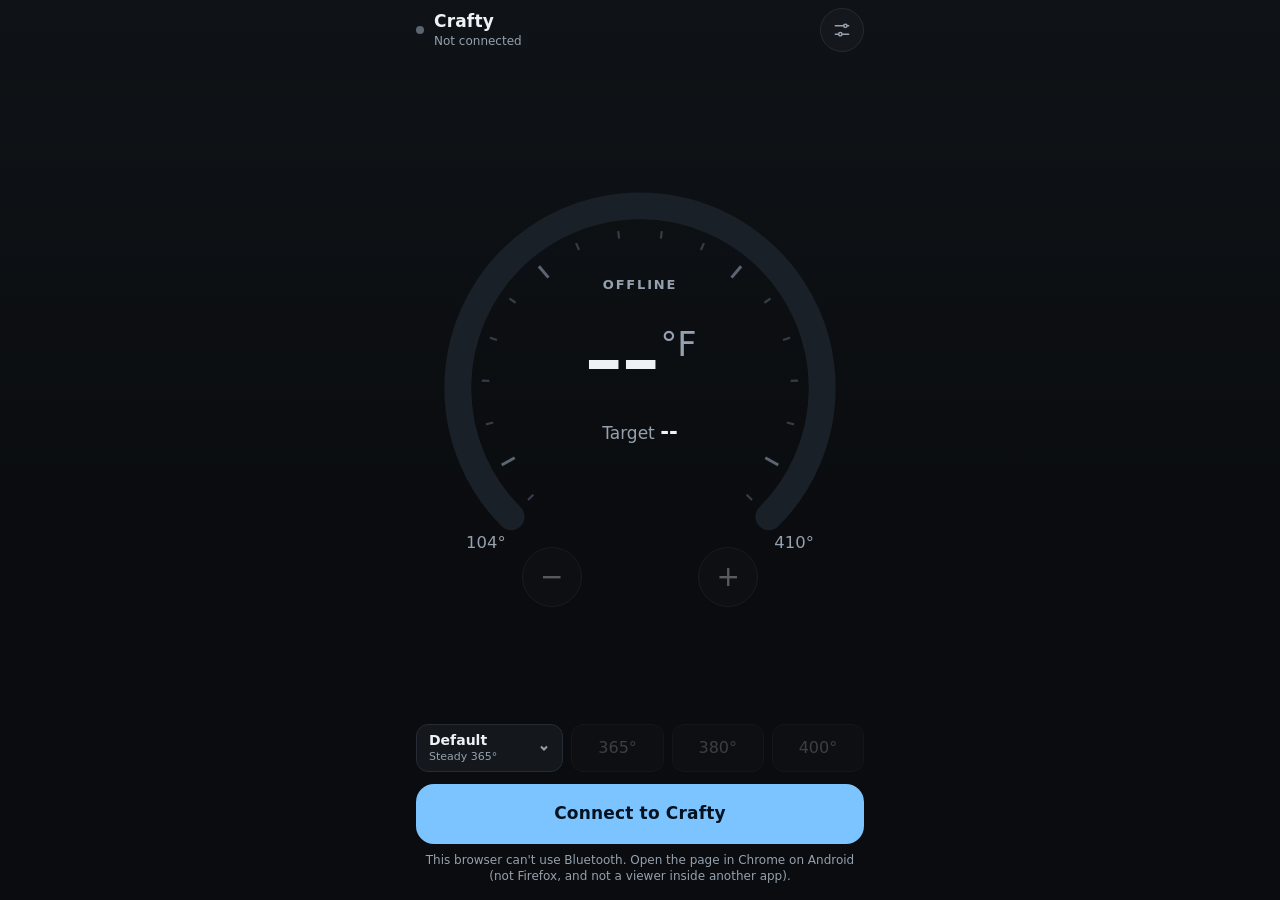
<file: crafty-r11.html>
<!doctype html>
<html lang="en">
<head>
<meta charset="utf-8">
<meta name="viewport" content="width=device-width,initial-scale=1,viewport-fit=cover,interactive-widget=resizes-content">
<meta name="theme-color" content="#0a0c0f">
<title>Crafty Remote</title>
<style>
/* Design system. One spacing scale (4/8/12/16/24), one type scale (12/13/15/17/20 + the big display number),
   44px minimum touch targets, system fonts (no web-font download, so the page draws instantly even offline).
   Performance rules: only transform/opacity animate; no SVG/CSS blur filters on anything that changes often;
   the script only touches the DOM when a value actually changed, at most once per frame. Dark only, by choice. */
:root{
  --bg:#0a0c0f; --bg-2:#0f1317; --surface:#14181d; --surface-2:#1a2027; --line:#252c35; --line-2:#333c47;
  --fg:#eef2f5; --muted:#95a1ae; --dim:#5b6571;
  --heat:#ff6a3d; --heat-2:#ffb547; --ready:#3ddc84; --super:#ff4d7d; --accent:#7cc4ff;
  --glow:transparent;
  --font:system-ui,-apple-system,"Segoe UI",Roboto,"Helvetica Neue",sans-serif;
  --r-lg:20px; --r-md:16px; --r-sm:12px; --hit:44px;
  color-scheme:dark;
}
*{box-sizing:border-box}
html,body{margin:0;height:100%;overflow:hidden;overscroll-behavior:none;background:var(--bg);color:var(--fg);font-family:var(--font);font-size:15px;line-height:1.35;-webkit-tap-highlight-color:transparent;-webkit-user-select:none;user-select:none}
body{position:fixed;inset:0;background:linear-gradient(180deg,var(--bg-2),var(--bg) 60%)}
[hidden]{display:none!important}
button{font:inherit;color:inherit;border:0;background:none;cursor:pointer;touch-action:manipulation;transition:transform .08s,background-color .15s,color .15s,border-color .15s,opacity .15s}
button:active:not(:disabled){transform:scale(.96)}
button:focus-visible,input:focus-visible,select:focus-visible,[role=slider]:focus-visible{outline:2px solid var(--accent);outline-offset:3px}
button:disabled{opacity:.35;cursor:default}
.num{font-variant-numeric:tabular-nums}

/* Ambient light behind the ring. Composited layer: only transform, opacity (and hue for Color cycle) animate. */
.orb{position:fixed;left:50%;top:38%;width:120vmin;height:120vmin;margin:-60vmin 0 0 -60vmin;border-radius:50%;pointer-events:none;z-index:0;will-change:transform,opacity;
  background:radial-gradient(closest-side,color-mix(in srgb,var(--glow) 36%,transparent),color-mix(in srgb,var(--glow) 10%,transparent) 55%,transparent);
  opacity:var(--orb,.5);transition:opacity .6s}
.pulling .orb{opacity:1}
.l-breathe .orb{animation:breathe 7s ease-in-out infinite}
.l-breathe.heating .orb{animation-duration:2.8s}
.l-calm .orb{animation:breathe 11s ease-in-out infinite}
.l-cycle .orb{--glow:#ff5a8a!important;will-change:transform,opacity,filter;animation:cycle 18s linear infinite,breathe 6s ease-in-out infinite}
.l-minimal .orb{display:none}
@keyframes breathe{0%,100%{transform:scale(.88)}50%{transform:scale(1.04)}}
@keyframes cycle{to{filter:hue-rotate(360deg)}}

.app{position:relative;z-index:1;height:100dvh;display:flex;flex-direction:column;gap:12px;max-width:480px;margin:0 auto;
  padding:calc(env(safe-area-inset-top,0px) + 8px) max(16px,env(safe-area-inset-right,0px)) calc(env(safe-area-inset-bottom,0px) + 16px) max(16px,env(safe-area-inset-left,0px))}

/* Header: who you're connected to, battery, settings */
header{display:flex;align-items:center;justify-content:space-between;gap:12px;flex:none;min-height:var(--hit)}
.who{display:flex;align-items:center;gap:10px;min-width:0}
.dot{width:8px;height:8px;border-radius:50%;background:var(--dim);flex:none;transition:background-color .3s}
.dot.on{background:var(--ready)}
.dot.wait{background:var(--heat-2);animation:blink 1s ease-in-out infinite}
@keyframes blink{50%{opacity:.3}}
.who b{display:block;font-size:17px;font-weight:600;letter-spacing:.01em}
.who span{display:block;font-size:12px;color:var(--muted);white-space:nowrap;overflow:hidden;text-overflow:ellipsis}
.tools{display:flex;gap:8px;align-items:center;flex:none}
.chip{height:36px;display:inline-flex;align-items:center;gap:7px;padding:0 12px;border-radius:999px;background:var(--surface);border:1px solid var(--line);font-size:13px;color:var(--muted)}
.chip b{color:var(--fg);font-weight:600}
.iconbtn{width:var(--hit);height:var(--hit);border-radius:50%;display:grid;place-items:center;background:var(--surface);border:1px solid var(--line);color:var(--muted)}
.iconbtn svg{width:20px;height:20px;stroke:currentColor;fill:none;stroke-width:1.8;stroke-linecap:round;stroke-linejoin:round}
.batt{width:21px;height:11px;border:1.5px solid currentColor;border-radius:3px;position:relative}
.batt::after{content:"";position:absolute;right:-4px;top:2.5px;width:2px;height:3.5px;background:currentColor;border-radius:0 1px 1px 0}
.batt i{position:absolute;left:1px;top:1px;bottom:1px;width:0;border-radius:1px;background:var(--ready)}

/* The ring takes whatever height is left */
.stage{flex:1 1 auto;min-height:0;container-type:size;display:grid;place-items:center}
.ring{position:relative;width:min(100cqw,100cqh);aspect-ratio:1;touch-action:none;cursor:grab}
.ring.drag{cursor:grabbing}
.ring svg{position:absolute;inset:0;width:100%;height:100%;overflow:visible}
.scale{stroke:var(--line-2);stroke-width:1.5}
.scale.major{stroke:var(--dim);stroke-width:2}
.track{fill:none;stroke:var(--surface-2);stroke-width:18;stroke-linecap:round}
.fill{fill:none;stroke-width:18;stroke-linecap:round;transition:stroke-dashoffset .45s cubic-bezier(.3,.7,.3,1)}
.halo{fill:none;stroke-width:30;stroke-linecap:round;opacity:0;transition:stroke-dashoffset .45s cubic-bezier(.3,.7,.3,1),opacity .4s}
.ring.drag .fill,.ring.drag .halo{transition:none}
.knob{transition:transform .2s}
.ring.drag .knob{transition:none}
.knob circle.k{fill:var(--fg)}
.knob circle.h{fill:none;stroke:var(--fg);stroke-opacity:.18;stroke-width:10}
.ends{font-size:11px;fill:var(--muted);font-family:var(--font)}
.climb-bg{fill:none;stroke:var(--surface-2);stroke-width:3;stroke-linecap:round}
.climb-arc{fill:none;stroke:var(--heat-2);stroke-width:3;stroke-linecap:round;transition:stroke-dashoffset .5s}
.draw-arc{fill:none;stroke:var(--accent);stroke-width:4;stroke-linecap:round;transition:stroke-dashoffset .2s,opacity .4s}

.center{position:absolute;inset:0;display:flex;flex-direction:column;align-items:center;justify-content:center;text-align:center;pointer-events:none;padding-bottom:7%}
.state{font-size:clamp(11px,3.6cqmin,13px);font-weight:600;letter-spacing:.14em;text-transform:uppercase;color:var(--muted);transition:color .3s}
.state.heating{color:var(--heat)} .state.ready{color:var(--ready)} .state.pulling{color:var(--accent)}
.now{font-weight:200;font-size:clamp(52px,27cqmin,112px);line-height:1;letter-spacing:-.03em;margin:.06em 0 .05em}
.now sup{font-size:.3em;font-weight:500;vertical-align:1.15em;margin-left:3px;color:var(--muted);letter-spacing:0}
.tgt{font-size:clamp(13px,4.6cqmin,17px);color:var(--muted)}
.tgt b{font-weight:600;color:var(--fg);font-size:1.25em}
.ring.drag .tgt b{color:var(--accent)}
.eff{font-size:clamp(11px,3.6cqmin,13px);color:var(--heat-2);min-height:1.4em;margin-top:4px;max-width:70%}
.eff.pull{color:var(--accent)}

/* − and + sit in the open bottom of the ring */
.nudge{position:absolute;left:0;right:0;bottom:1%;display:flex;justify-content:center;gap:26%;pointer-events:none}
.nudge button{pointer-events:auto;width:clamp(48px,16cqmin,60px);aspect-ratio:1;border-radius:50%;background:var(--surface);border:1px solid var(--line-2);font-size:clamp(22px,7cqmin,28px);font-weight:300;display:grid;place-items:center}
.nudge button:active:not(:disabled){background:var(--surface-2)}

/* Bowl and battery, side by side */
.strip{flex:none;display:grid;grid-template-columns:1fr 1fr;gap:8px}
.tile{min-width:0;padding:10px 14px 12px;border-radius:var(--r-md);background:var(--surface);border:1px solid var(--line);display:flex;flex-direction:column;gap:2px}
.tile .k{display:flex;align-items:center;justify-content:space-between;gap:6px;font-size:12px;font-weight:600;letter-spacing:.08em;text-transform:uppercase;color:var(--muted);min-height:24px}
.tile .v{font-size:22px;font-weight:500;line-height:1.15;white-space:nowrap}
.tile .v small{font-size:12px;font-weight:400;color:var(--muted);margin-left:4px}
.tile .s{font-size:12px;color:var(--muted);white-space:nowrap;overflow:hidden;text-overflow:ellipsis}
.badge{font-size:10px;font-weight:600;letter-spacing:.06em;padding:2px 6px;border-radius:6px;border:1px solid var(--line-2);color:var(--muted);text-transform:uppercase}
.bar{height:6px;border-radius:3px;background:var(--surface-2);overflow:hidden;margin:6px 0 4px}
.bar i{display:block;height:100%;width:100%;border-radius:3px;background:linear-gradient(90deg,#7cf0b0,var(--heat-2) 60%,var(--heat));transform-origin:left;transform:scaleX(0);transition:transform .6s}
/* Small visual button with a full 44px tap area */
.tiny{position:relative;font-size:12px;font-weight:600;letter-spacing:.02em;text-transform:none;padding:3px 10px;border-radius:8px;background:var(--surface-2);border:1px solid var(--line-2);color:var(--fg)}
.tiny::before{content:"";position:absolute;inset:-10px -6px}

/* Profile + quick temps */
.quick{flex:none;display:grid;grid-template-columns:1.6fr 1fr 1fr 1fr;gap:8px}
#presets{display:contents}
.qbtn{min-height:48px;border-radius:var(--r-sm);background:var(--surface);border:1px solid var(--line);font-size:16px;font-weight:500;color:var(--muted)}
.qbtn.on{color:var(--fg);border-color:var(--accent);background:color-mix(in srgb,var(--accent) 14%,var(--surface))}
.prof{display:flex;align-items:center;justify-content:space-between;gap:6px;padding:0 12px;color:var(--fg);min-width:0;text-align:left}
.prof span{min-width:0;overflow:hidden}
.prof b,.prof small{display:block;white-space:nowrap;overflow:hidden;text-overflow:ellipsis}
.prof b{font-size:14px;font-weight:600}
.prof small{font-size:11px;color:var(--muted);font-weight:400}
.prof svg{width:12px;height:12px;flex:none;stroke:var(--muted);fill:none;stroke-width:2}
.prof.climb{border-color:color-mix(in srgb,var(--heat-2) 55%,var(--line))}
.prof.climb small{color:var(--heat-2)}

.main{flex:none;min-height:60px;border-radius:18px;font-size:17px;font-weight:600;letter-spacing:.01em;display:flex;align-items:center;justify-content:center;gap:10px}
.mainrow{flex:none;display:flex;gap:8px}
.mainrow .main{flex:1;min-width:0}
.pullbtn{flex:none;min-width:92px;min-height:60px;border-radius:18px;background:var(--surface-2);border:1px solid var(--line-2);font-size:17px;font-weight:600;color:var(--fg)}
.pullbtn:active{background:var(--accent);color:#04121f}
.main.connect{background:var(--accent);color:#04121f}
.main.on{background:linear-gradient(135deg,var(--heat-2),var(--heat));color:#1d0a03}
.main.off{background:var(--surface-2);border:1px solid var(--line-2)}
.main .spin{width:16px;height:16px;border-radius:50%;border:2px solid currentColor;border-right-color:transparent;animation:spin .7s linear infinite}
@keyframes spin{to{transform:rotate(360deg)}}
.hint{flex:none;margin:-4px 8px 0;text-align:center;font-size:12px;color:var(--muted)}
.hintbtn{flex:none;align-self:center;min-height:var(--hit);margin:-10px 0 -6px;padding:0 14px;font-size:13px;font-weight:500;color:var(--accent);background:none;border:0}
.btn[aria-disabled=true]{opacity:.4}
/* Before the first connection the estimates have nothing to show, so they step aside */
.app.offline .strip{display:none}

/* Toasts sit above the sheets so an Undo is always reachable. Tap one to dismiss it. */
.toast{position:fixed;left:max(16px,env(safe-area-inset-left,0px));right:max(16px,env(safe-area-inset-right,0px));bottom:calc(env(safe-area-inset-bottom,0px) + 92px);max-width:448px;margin:0 auto;display:flex;align-items:center;gap:10px;font-size:14px;line-height:1.45;color:var(--fg);background:#1f262f;border:1px solid var(--line-2);border-radius:14px;padding:10px 12px;box-shadow:0 10px 30px rgba(0,0,0,.5);z-index:12;animation:pop .18s ease-out}
@keyframes pop{from{opacity:0;transform:translateY(8px)}}
.toast.err{color:#ffd8cd;background:#2a1712;border-color:#5a2c20}
.toast span{flex:1;min-width:0}
.toast .tact{flex:none;font-weight:600;min-height:var(--hit);padding:0 14px;border-radius:10px;background:var(--surface-2);border:1px solid var(--line-2);color:var(--accent)}

/* Sheets slide up from the bottom. Close with Done, a tap outside, a swipe down, or the phone's Back button. */
.scrim{position:fixed;inset:0;background:rgba(0,0,0,.55);opacity:0;pointer-events:none;transition:opacity .25s;z-index:8}
.sheet{position:fixed;left:0;right:0;bottom:0;max-width:480px;margin:0 auto;z-index:9;background:var(--surface);border:1px solid var(--line);border-bottom:0;border-radius:24px 24px 0 0;
  padding:6px max(16px,env(safe-area-inset-right,0px)) calc(env(safe-area-inset-bottom,0px) + 16px) max(16px,env(safe-area-inset-left,0px));
  transform:translateY(105%);transition:transform .28s cubic-bezier(.3,.7,.3,1);will-change:transform;display:flex;flex-direction:column;max-height:88dvh}
.sheet.dragging{transition:none}
.open .scrim{opacity:1;pointer-events:auto}
.open .sheet{transform:none}
.shead{flex:none;touch-action:none;padding-bottom:8px}
.grab{width:40px;height:4px;border-radius:2px;background:var(--line-2);margin:4px auto 8px}
.shead .bar2{display:flex;align-items:center;justify-content:space-between;gap:12px}
.shead h2{margin:0;font-size:20px;font-weight:600}
.shead h2 .ver{font-size:12px;font-weight:500;color:var(--muted);margin-left:6px;letter-spacing:.02em}
.scroll{overflow-y:auto;scrollbar-width:none;display:flex;flex-direction:column;gap:6px;padding-bottom:4px;overscroll-behavior:contain}
.scroll::-webkit-scrollbar{display:none}
/* A scrolling column must never squeeze its contents: a box with overflow:hidden (like .group) would otherwise
   shrink to just its border when the sheet is shorter than its content. Everything inside keeps its full height and the column scrolls. */
.scroll>*{flex-shrink:0}
.glabel{font-size:12px;font-weight:600;letter-spacing:.08em;text-transform:uppercase;color:var(--muted);margin:12px 4px 2px}
.glabel:first-child{margin-top:2px}
.group{background:var(--surface-2);border:1px solid var(--line);border-radius:var(--r-md);overflow:hidden}
.row{min-height:56px;padding:10px 14px;display:flex;align-items:center;justify-content:space-between;gap:12px;border-top:1px solid var(--line)}
.group>.row:first-child,.group>.row[hidden]+.row{border-top:0}
.row>div{min-width:0}
.row b{display:block;font-weight:500}
.row small{display:block;font-size:12px;color:var(--muted);margin-top:2px}
.row.stack{flex-direction:column;align-items:stretch}
.val{font-weight:600;white-space:nowrap}
.btn{min-height:var(--hit);padding:0 16px;border-radius:var(--r-sm);background:var(--surface);border:1px solid var(--line-2);font-size:14px;font-weight:500;white-space:nowrap}
.btn.primary{background:var(--accent);color:#04121f;border-color:var(--accent);font-weight:600}
.btn.danger{color:#ff9b86}
.btn.wide{width:100%}
.note{font-size:12px;color:var(--muted);line-height:1.5;padding:0 4px}
.note b{color:var(--fg);font-weight:600}
.warn{font-size:13px;line-height:1.45;color:#ffd8cd;background:#2a1712;border:1px solid #5a2c20;border-radius:var(--r-sm);padding:10px 12px}
input[type=range]{width:100%;height:var(--hit);accent-color:var(--accent);margin:0}
/* On/off switch */
.switch{position:relative;flex:none;width:52px;height:32px;border-radius:16px;background:var(--line-2);transition:background-color .2s}
.switch::before{content:"";position:absolute;inset:-6px -4px}
.switch::after{content:"";position:absolute;top:3px;left:3px;width:26px;height:26px;border-radius:50%;background:var(--fg);transition:transform .2s}
.switch[aria-checked=true]{background:var(--accent)}
.switch[aria-checked=true]::after{transform:translateX(20px)}
.switch:active:not(:disabled){transform:none}
/* Segmented choice */
.seg{display:grid;grid-auto-flow:column;grid-auto-columns:1fr;gap:4px;padding:3px;border-radius:var(--r-sm);background:var(--surface);border:1px solid var(--line)}
.seg button{min-height:var(--hit);padding:0 10px;border-radius:9px;font-size:14px;color:var(--muted)}
.seg button.on{background:var(--surface-2);color:var(--fg);box-shadow:0 0 0 1px var(--line-2)}
.stepper{display:flex;align-items:center;gap:2px;background:var(--surface);border:1px solid var(--line);border-radius:var(--r-sm);padding:2px;flex:none}
.stepper button{width:var(--hit);height:40px;border-radius:9px;font-size:20px}
.stepper output{min-width:48px;text-align:center;font-size:16px;font-weight:500}
.chips{display:grid;grid-template-columns:repeat(3,1fr);gap:6px;padding:10px 14px 12px}
.chips.two{grid-template-columns:1fr 1fr}
.chips button{min-height:var(--hit);padding:4px 6px;border-radius:var(--r-sm);background:var(--surface);border:1px solid var(--line);font-size:13px;color:var(--muted);line-height:1.2}
.chips button.on{border-color:var(--accent);color:var(--fg);background:color-mix(in srgb,var(--accent) 12%,var(--surface))}
.trace{display:block;width:100%;height:96px;border-radius:10px;background:var(--surface)}
.legend{display:flex;gap:14px;font-size:11px;color:var(--muted);margin-top:6px}
.legend i{display:inline-block;width:10px;height:3px;border-radius:2px;vertical-align:middle;margin-right:5px}
/* History */
.life{display:grid;grid-template-columns:1fr 1fr;gap:8px}
.life div{padding:10px 12px;border-radius:var(--r-sm);background:var(--surface-2);border:1px solid var(--line);font-size:12px;color:var(--muted)}
.life b{display:block;font-size:18px;font-weight:500;color:var(--fg)}
.hrow{padding:10px 12px;border-radius:var(--r-sm);background:var(--surface-2);border:1px solid var(--line)}
.hrow b{font-weight:500;font-size:14px}
.hrow div{font-size:12px;color:var(--muted);margin-top:2px}
/* Profiles */
.prow{display:flex;align-items:center;gap:8px;padding:6px 8px 6px 14px;min-height:60px;border-top:1px solid var(--line)}
.prow:first-child{border-top:0}
.prow.on{background:color-mix(in srgb,var(--accent) 10%,transparent)}
.prow .pick{flex:1;min-width:0;text-align:left;min-height:var(--hit);display:flex;align-items:center;gap:10px}
.prow .pick i{width:18px;height:18px;border-radius:50%;border:2px solid var(--line-2);flex:none}
.prow.on .pick i{border:5px solid var(--accent)}
.prow .pick b{display:block;font-weight:500;white-space:nowrap;overflow:hidden;text-overflow:ellipsis}
.prow .pick small{display:block;font-size:12px;color:var(--muted)}
.form{display:grid;grid-template-columns:1fr 1fr;gap:12px;padding:12px 14px 14px}
.form label{display:flex;flex-direction:column;gap:5px;font-size:12px;color:var(--muted);min-width:0}
.form .wide{grid-column:1/-1}
.form input,.form select{font:inherit;font-size:16px;color:var(--fg);background:var(--surface);border:1px solid var(--line-2);border-radius:10px;padding:0 12px;min-height:var(--hit);width:100%;-webkit-user-select:text;user-select:text}
.form input:disabled{opacity:.45}
.form .hintline{grid-column:1/-1;font-size:12px;color:var(--heat-2);min-height:1.2em;margin-top:-4px}
.btns{display:flex;gap:8px;grid-column:1/-1}
.btns .btn{flex:1}

@media (max-height:640px){ .tile .s{display:none} .hint,.hintbtn{display:none} .quick .qbtn{min-height:44px} .main,.pullbtn{min-height:54px} }
/* Phone turned sideways: ring on the left, controls on the right, still one screen */
@media (orientation:landscape) and (max-height:560px){
  .app{max-width:920px;display:grid;grid-template-columns:minmax(0,1fr) minmax(0,1.1fr);grid-template-rows:auto 1fr auto auto auto;column-gap:20px}
  header{grid-column:1/-1}
  .stage{grid-column:1;grid-row:2/6}
  .strip{grid-column:2;grid-row:2;align-self:end}
  .quick{grid-column:2;grid-row:3}
  .mainrow{grid-column:2;grid-row:4}
  .hint,.hintbtn{grid-column:2;grid-row:5}
  .sheet{max-height:94dvh}
}
/* Guided pull test: a big card over the controls, readable at arm's length */
.guide{position:fixed;left:max(16px,env(safe-area-inset-left,0px));right:max(16px,env(safe-area-inset-right,0px));bottom:calc(env(safe-area-inset-bottom,0px) + 16px);max-width:448px;margin:0 auto;z-index:11;
  background:var(--surface);border:1px solid var(--line-2);border-radius:22px;padding:16px;box-shadow:0 -10px 40px rgba(0,0,0,.55);text-align:center;display:flex;flex-direction:column;gap:4px}
.guide .gk{font-size:12px;font-weight:600;letter-spacing:.1em;text-transform:uppercase;color:var(--muted)}
.guide .gt{font-size:22px;font-weight:600}
.guide .gc{font-size:64px;font-weight:200;line-height:1.05}
.guide.go{border-color:var(--accent)} .guide.go .gc,.guide.go .gt{color:var(--accent)}
.guide .gs{font-size:13px;color:var(--muted);min-height:1.3em;margin-bottom:8px}
/* Pull labeling: a full-screen panel with three big hold buttons. Hold one for as long as the pull lasts.
   It covers the whole page so nothing behind it can be tapped by mistake mid-pull. touch-action:none and no
   callout or selection keep a long press from turning into a scroll, a menu or selected text. */
.lab{position:fixed;inset:0;z-index:11;background:var(--bg);display:flex;flex-direction:column;gap:10px;max-width:480px;margin:0 auto;
  padding:calc(env(safe-area-inset-top,0px) + 8px) max(16px,env(safe-area-inset-right,0px)) calc(env(safe-area-inset-bottom,0px) + 14px) max(16px,env(safe-area-inset-left,0px))}
.lhead{flex:none;display:flex;align-items:center;justify-content:space-between;gap:12px;min-height:var(--hit)}
.lhead h2{margin:0;font-size:20px;font-weight:600}
.lhead small{display:block;font-size:12px;color:var(--muted)}
.lstat{flex:none;min-height:36px;font-size:14px;line-height:1.35;color:var(--fg)}
.lstat span{display:block}
.lmsg{font-size:13px;color:var(--heat-2);min-height:1.35em}
.lholds{position:relative;flex:1 1 auto;min-height:0;display:flex;flex-direction:column;gap:10px}
.hold{--c:var(--accent);flex:1 1 0;min-height:64px;border-radius:20px;background:var(--surface);border:2px solid var(--c);display:flex;flex-direction:column;align-items:center;justify-content:center;gap:2px;
  touch-action:none;-webkit-touch-callout:none;-webkit-user-select:none;user-select:none}
.hold b{font-size:28px;font-weight:600;color:var(--c);line-height:1.1}
.hold small{font-size:13px;color:var(--muted)}
.hold.med{--c:var(--heat-2)} .hold.hard{--c:var(--heat)}
.hold.on{background:var(--c)} .hold.on b,.hold.on small{color:#0a0c0f}
.hold:active:not(:disabled){transform:none}
.hold.off{opacity:.4}
.llist{flex:none;min-height:56px;display:flex;flex-direction:column;gap:2px;font-size:13px;color:var(--muted)}
.llist div{white-space:nowrap;overflow:hidden;text-overflow:ellipsis}
.llist div:first-child{color:var(--fg)}
.llist .ltemp{display:flex;align-items:center;justify-content:space-between;gap:12px;min-height:var(--hit);font-size:14px;overflow:visible}
/* After each pull the buttons are covered until the Crafty settles, so the next pull doesn't run into this one */
.lwait{position:absolute;inset:0;z-index:1;display:flex;flex-direction:column;align-items:center;justify-content:center;gap:6px;padding:12px;text-align:center;
  border-radius:20px;background:var(--surface);border:2px solid var(--line-2);touch-action:none;user-select:none;-webkit-user-select:none;-webkit-touch-callout:none}
.lringw{position:relative;width:88px;height:88px;flex:none}
.lringw svg{width:100%;height:100%;transform:rotate(-90deg)}
.lringw circle{fill:none;stroke-width:6}
.lr0{stroke:var(--line)}
.lr1{stroke:var(--accent);stroke-linecap:round;stroke-dasharray:175.93;transition:stroke-dashoffset .3s linear}
.lwait.temp .lr1{animation:blink 1.6s ease-in-out infinite}
.lringw b{position:absolute;inset:0;display:flex;align-items:center;justify-content:center;font-size:20px;font-weight:600}
.lwait strong{font-size:18px;font-weight:600}
.lwait small{font-size:13px;color:var(--muted);max-width:30ch;min-height:2.7em}
.lwait .btn{min-width:150px}
.lfoot{flex:none;display:flex;gap:8px}
.lfoot .btn{flex:1;min-width:0;padding:0 8px}
/* While labeling, messages show at the top, so one can never land on a hold button */
.labon .toast{bottom:auto;top:calc(env(safe-area-inset-top,0px) + 60px)}
@media (orientation:landscape) and (max-height:560px){
  .lab{max-width:920px;display:grid;grid-template-columns:minmax(0,1fr) minmax(0,1.3fr);grid-template-rows:auto auto 1fr auto;column-gap:20px;row-gap:8px}
  .lhead{grid-column:1;grid-row:1} .lstat{grid-column:1;grid-row:2} .llist{grid-column:1;grid-row:3;align-self:start;min-height:0;max-height:100%;overflow:hidden} .lfoot{grid-column:1;grid-row:4}
  .lholds{grid-column:2;grid-row:1/5;gap:8px}
  .hold{min-height:56px}
  .lringw{width:64px;height:64px} .lwait{padding:8px}
}
@media (prefers-reduced-motion:reduce){*,*::before,*::after{transition:none!important;animation:none!important}}
</style>
</head>
<body class="l-breathe">
<div class="orb" id="orb" aria-hidden="true"></div>
<div class="app offline" id="app">
  <header>
    <div class="who"><i class="dot" id="dot"></i><div><b id="devTitle">Crafty</b><span id="devName">Not connected</span></div></div>
    <div class="tools">
      <span class="chip num" id="battChip" hidden><span class="batt"><i id="battFill"></i></span><b id="battPct">--</b></span>
      <button class="iconbtn" id="gearBtn" aria-label="Settings"><svg viewBox="0 0 24 24"><path d="M4 7h10M18 7h2M4 17h4M12 17h8"/><circle cx="16" cy="7" r="2"/><circle cx="10" cy="17" r="2"/></svg></button>
    </div>
  </header>

  <section class="stage">
    <div class="ring" id="ring" role="slider" tabindex="0" aria-label="Target temperature" aria-valuemin="40" aria-valuemax="210">
      <svg viewBox="0 0 300 300" aria-hidden="true">
        <defs>
          <linearGradient id="gHeat" x1="0" y1="1" x2="1" y2="0"><stop offset="0" stop-color="#ffb547"/><stop offset="1" stop-color="#ff5a36"/></linearGradient>
          <linearGradient id="gReady" x1="0" y1="1" x2="1" y2="0"><stop offset="0" stop-color="#7cf0b0"/><stop offset="1" stop-color="#2fd07a"/></linearGradient>
          <linearGradient id="gIdle" x1="0" y1="1" x2="1" y2="0"><stop offset="0" stop-color="#5a6470"/><stop offset="1" stop-color="#8b96a3"/></linearGradient>
        </defs>
        <g id="scale"></g>
        <path class="track" id="track"/>
        <path class="halo" id="halo"/>
        <path class="fill" id="fill"/>
        <path class="climb-bg" id="climbBg" opacity="0"/>
        <path class="climb-arc" id="climbArc" opacity="0"/>
        <path class="draw-arc" id="drawArc" opacity="0"/>
        <text class="ends" id="endLo" text-anchor="middle"></text>
        <text class="ends" id="endHi" text-anchor="middle"></text>
        <g class="knob" id="knob" opacity="0"><circle class="h" r="15"/><circle class="k" r="10"/></g>
      </svg>
      <div class="center">
        <div class="state" id="state">Offline</div>
        <div class="now num"><span id="nowNum">--</span><sup id="nowUnit">°F</sup></div>
        <div class="tgt num">Target <b id="target">--</b></div>
        <div class="eff" id="eff"></div>
      </div>
      <div class="nudge">
        <button id="minus" aria-label="Lower target" disabled>−</button>
        <button id="plus" aria-label="Raise target" disabled>+</button>
      </div>
    </div>
  </section>

  <div class="strip" id="strip">
    <div class="tile">
      <div class="k">Bowl <button class="tiny" id="newBowl" disabled aria-label="Start a new bowl">New bowl</button></div>
      <div class="v num" id="bowlMain">--</div>
      <div class="bar"><i id="bowlFill"></i></div>
      <div class="s" id="bowlSub">Estimate · 0 pulls</div>
    </div>
    <div class="tile">
      <div class="k">Battery <span class="badge" id="fcConf" hidden>estimate</span></div>
      <div class="v num" id="fcMain">--</div>
      <div class="s" id="fcSub">Connect to estimate</div>
    </div>
  </div>

  <div class="quick">
    <button class="qbtn prof" id="profBtn" aria-label="Profiles and terpenes"><span><b id="profName">Default</b><small id="profSub">Steady</small></span><svg viewBox="0 0 12 12"><path d="M3 4.5 6 7.5 9 4.5"/></svg></button>
    <div id="presets"></div>
  </div>

  <div class="mainrow">
    <button class="main connect" id="mainBtn"><i class="spin" id="mainSpin" hidden></i><span id="mainTxt">Connect to Crafty</span></button>
    <button class="pullbtn" id="pullBtn" hidden aria-label="Log a pull the page didn't catch">+ Pull</button>
  </div>
  <button class="hintbtn" id="gtMain" hidden>Not seeing your pulls? Run the pull test</button>
  <button class="hintbtn" id="lbMain" hidden>Not seeing your pulls? Label a few</button>
  <p class="hint" id="hint">Press the Crafty's button once to wake it, then tap Connect.</p>
</div>

<div class="toast" id="toast" role="status" hidden></div>

<div class="guide" id="guide" role="status" aria-live="assertive" hidden>
  <div class="gk" id="gStep">Guided test</div>
  <div class="gt" id="gTitle">Getting ready</div>
  <div class="gc num" id="gCount"></div>
  <div class="gs" id="gSub"></div>
  <div class="btns"><button class="btn" id="gStop">Stop test</button><button class="btn primary" id="gShare" hidden>Share recording</button></div>
</div>

<div class="lab" id="lab" role="dialog" aria-label="Label your pulls" hidden>
  <div class="lhead"><div><h2>Label your pulls</h2><small class="num" id="lbCount">None yet</small></div><button class="btn" id="lbClose">Close</button></div>
  <div class="lstat" role="status" aria-live="polite"><span id="lbStat"></span><span class="lmsg" id="lbMsg"></span></div>
  <div class="lholds">
    <button class="hold soft" id="lbSoft" aria-label="Soft pull: press and hold while you pull"><b>Soft</b><small id="lbSoftT">Press and hold</small></button>
    <button class="hold med" id="lbMedium" aria-label="Medium pull: press and hold while you pull"><b>Medium</b><small id="lbMediumT">Press and hold</small></button>
    <button class="hold hard" id="lbHard" aria-label="Hard pull: press and hold while you pull"><b>Hard</b><small id="lbHardT">Press and hold</small></button>
    <div class="lwait" id="lbWait" role="status" aria-live="polite" hidden>
      <div class="lringw"><svg viewBox="0 0 64 64" aria-hidden="true"><circle class="lr0" cx="32" cy="32" r="28"/><circle class="lr1" id="lbRing" cx="32" cy="32" r="28"/></svg><b class="num" id="lbWaitN">0 s</b></div>
      <strong>Wait, letting the Crafty settle</strong>
      <small id="lbWaitWhy"></small>
      <button class="btn" id="lbGo" hidden>Go anyway</button>
    </div>
  </div>
  <div class="llist num" id="lbList"><div class="ltemp" id="lbTemp"><span>Test temperature</span><div class="stepper"><button id="lbTMinus" aria-label="Lower test temperature">−</button><output class="num" id="lbTVal">--</output><button id="lbTPlus" aria-label="Higher test temperature">+</button></div></div></div>
  <div class="lfoot"><button class="btn" id="lbUndo" disabled>Undo last</button><button class="btn" id="lbAct" hidden>Connect</button><button class="btn primary" id="lbShare" disabled>Share file</button></div>
</div>

<div id="sheetWrap">
  <div class="scrim" id="scrim"></div>
  <div class="sheet" id="sheet" role="dialog" aria-label="Settings">
    <div class="shead"><div class="grab"></div><div class="bar2"><h2>Settings <small class="ver" id="verTag"></small></h2><button class="btn" id="setDone">Done</button></div></div>
    <div class="scroll">
      <div class="warn" id="storeNote" hidden></div>

      <div class="glabel" role="heading" aria-level="2">Your Crafty</div>
      <div class="group">
        <div class="row"><div><b id="fwTitle">Not connected</b><small id="fwInfo">Connect to see details</small></div><button class="btn" id="discBtn" disabled>Disconnect</button></div>
        <div class="row"><div><b>Boost amount</b><small>Added on top when you start boost with the Crafty's button</small></div>
          <div class="stepper"><button id="bMinus" aria-label="Less boost" disabled>−</button><output class="num" id="boostVal">--</output><button id="bPlus" aria-label="More boost" disabled>+</button></div></div>
        <div class="row stack"><div class="bar2" style="display:flex;justify-content:space-between"><b>LED brightness</b><span class="val num" id="ledVal">--</span></div>
          <input type="range" id="led" min="0" max="100" step="5" aria-label="LED brightness" disabled></div>
        <div class="row"><div><b>Find my Crafty</b><small>Buzzes and blinks for about 30 seconds</small></div><button class="btn" id="findBtn" disabled>Find</button></div>
      </div>

      <div class="glabel" role="heading" aria-level="2">Display</div>
      <div class="group">
        <div class="row"><b>Temperature in</b><div class="seg" style="width:140px"><button id="unitF">°F</button><button id="unitC">°C</button></div></div>
        <div class="row" style="padding-bottom:0;min-height:44px"><div><b>Screen lighting</b><small>The glow behind the dial. The Crafty's own light only takes a brightness.</small></div></div>
        <div class="chips" id="lights"></div>
      </div>

      <div class="glabel" role="heading" aria-level="2">Pull detection</div>
      <div class="group">
        <div class="row" id="gtRow"><div><b>Guided pull test</b><small id="gtWhy">Connect to your Crafty first.</small></div><button class="btn primary" id="gtBtn" aria-disabled="true">Start</button></div>
        <div class="row" id="lbRow"><div><b>Label your pulls</b><small id="lbWhy">Connect to your Crafty first.</small></div><div style="display:flex;gap:8px;flex:none"><button class="btn" id="lbClear" hidden>Clear</button><button class="btn primary" id="lbBtn" aria-disabled="true">Start</button></div></div>
        <div class="row stack">
          <canvas class="trace" id="trace" width="600" height="192" aria-label="Chamber temperature over the last 90 seconds"></canvas>
          <div class="legend"><span><i style="background:var(--heat-2)"></i>Chamber</span><span><i style="background:var(--muted)"></i>Steady level</span><span><i style="background:var(--accent)"></i>Counted pull</span></div>
          <small id="pdStatus">Turn the heater on to see this.</small>
        </div>
        <div class="row"><div><b>Sensitivity</b><small>Raise it if pulls are missed, lower it if it counts pulls you didn't take</small></div></div>
        <div class="chips" id="sens" style="padding-top:0"></div>
        <div class="row"><div><b>Record raw data</b><small>Saves every reading from the Crafty, so pull detection can be tuned to your device</small></div><button class="switch" id="recBtn" role="switch" aria-checked="false" aria-label="Record raw data"></button></div>
        <div class="row" id="recRow" hidden><div><b id="recTitle">Recording</b><small id="recInfo">0 readings</small></div><div style="display:flex;gap:8px"><button class="btn" id="recClear">Clear</button><button class="btn primary" id="recShare">Share</button></div></div>
      </div>

      <div class="glabel" role="heading" aria-level="2">Stats</div>
      <div class="group">
        <div class="row"><div><b>History</b><small>Your sessions and the Crafty's lifetime heater time</small></div><button class="btn" id="histBtn">Open</button></div>
        <div class="row"><div><b>Best pull</b><small id="bestSub">No pulls yet</small></div><button class="btn" id="bestReset">Clear</button></div>
        <div class="row"><div><b>Battery health</b><small id="healthSub">Learning</small></div><span class="val num" id="healthVal">--</span></div>
        <div class="row"><div><b>Reset learning</b><small>Forget what the battery, bowl and pull estimates have learned</small></div><button class="btn danger" id="resetFc">Reset</button></div>
      </div>

      <div class="glabel" role="heading" aria-level="2">Help</div>
      <p class="note"><b>Trouble connecting?</b> Use Chrome on Android with Bluetooth on (and Location, on Android 11 or older). Press the Crafty's button once to wake it, and close the S&amp;B web app or any other phone connected to it.</p>
      <p class="note">Drag the ring or tap − and + to set the temperature. The page keeps to the Crafty's own 40–210 °C range. Boost and superboost can only be started with the button on the Crafty. Bowl and battery figures are estimates that learn from how you use it.</p>
      <p class="note" id="verNote"></p>
    </div>
  </div>
</div>

<div id="histWrap">
  <div class="scrim" id="histScrim"></div>
  <div class="sheet" id="histSheet" role="dialog" aria-label="History">
    <div class="shead"><div class="grab"></div><div class="bar2"><h2>History</h2><button class="btn" id="histClose">Done</button></div></div>
    <div class="scroll">
      <div class="life" id="life"></div>
      <div class="glabel" role="heading" aria-level="2">Sessions</div>
      <div style="display:flex;flex-direction:column;gap:6px" id="histList"></div>
      <div class="row" style="border:0;padding:8px 4px"><span class="note" style="padding:0">Kept on this phone only. Pull sizes and battery use are estimates.</span><button class="btn danger" id="histClear">Clear</button></div>
    </div>
  </div>
</div>

<div id="profWrap">
  <div class="scrim" id="profScrim"></div>
  <div class="sheet" id="profSheet" role="dialog" aria-label="Profiles">
    <div class="shead"><div class="grab"></div><div class="bar2"><h2 id="profTitle">Profiles</h2><button class="btn" id="profDone">Done</button></div></div>
    <div class="scroll">
      <div id="profListView">
        <div class="glabel" role="heading" aria-level="2">Profiles</div>
        <div class="group" id="profList"></div>
        <button class="btn wide" id="profNew" style="margin-top:8px">New profile</button>
        <p class="note" style="margin-top:8px">A climb profile starts low and steps up on its own as the bowl gets used, so you get flavor first and the rest later.</p>
        <div class="glabel" role="heading" aria-level="2">Aim for a terpene</div>
        <div class="group"><div class="chips two" id="terps"></div></div>
        <p class="note" id="terpNote">Sets the temperature near where that terpene boils. Flower always gives off a mix, so this leans the flavor, it doesn't isolate one.</p>
      </div>
      <div id="profEditView" hidden>
        <div class="group">
          <div class="form">
            <label class="wide">Name<input id="pfName" maxlength="24" autocomplete="off" enterkeyhint="done"></label>
            <div class="seg wide"><button id="pfSteady" type="button">Steady</button><button id="pfClimb" type="button">Climb</button></div>
            <label class="wide">Start from a terpene<select id="pfTerp"></select></label>
            <label>Start temp <span class="pfU"></span><input id="pfBase" type="number" inputmode="numeric"></label>
            <label class="climbOnly">Top temp <span class="pfU"></span><input id="pfMax" type="number" inputmode="numeric"></label>
            <label class="climbOnly">Step up by <span class="pfU"></span><input id="pfStep" type="number" inputmode="numeric"></label>
            <label class="climbOnly">Every (% of bowl)<input id="pfEvery" type="number" inputmode="numeric" step="5"></label>
            <div class="hintline climbOnly" id="pfHint"></div>
            <label class="wide">Screen lighting<select id="pfLight"></select></label>
            <div class="btns"><button class="btn danger" id="pfDel" type="button">Delete</button><button class="btn" id="pfCancel" type="button">Cancel</button><button class="btn primary" id="pfSave" type="button">Save</button></div>
          </div>
        </div>
      </div>
    </div>
  </div>
</div>

<script>
"use strict";
const VERSION = "2026-11-25 r11"; // bump on every build; tests/layout.test.js fails if the page changes without it
// ---- Protocol (from the open-source reactive-volcano-app, storzandbickel-ble and gocrafty projects) ----
const SUFFIX = "-4c45-4b43-4942-265a524f5453";
const U = h => h.padStart(8, "0") + SUFFIX;
const SVC = { s1: U("1"), s2: U("2"), s3: U("3") };
const CH = {
  current:   ["s1", U("11")], // °C x10 (0.1 °C steps), notify
  target:    ["s1", U("21")], // °C x10, read/write (°F x10 when the Crafty is set to °F)
  boost:     ["s1", U("31")], // boost offset °C x10, read/write
  battery:   ["s1", U("41")], // %, notify
  led:       ["s1", U("51")], // 0-100
  heaterOn:  ["s1", U("81")], // write 0x0000
  heaterOff: ["s1", U("91")], // write 0x0000
  firmware:  ["s2", U("32")], // text, e.g. "V03.10"
  serial:    ["s2", U("52")], // text, first 8 chars
  project:   ["s3", U("93")], // bit4 heater, bit5 boost, bit6 superboost, bit8 at temperature
  status2:   ["s3", U("1c3")], // bit2 setpoint reached (pulses ~2 s), bit3 find device
  power:     ["s3", U("83")],  // bit0 charger connected
  useHours:  ["s3", U("23")],  // lifetime heater use, whole hours
  useMins:   ["s3", U("1e3")]  // ...plus minutes (firmware 2.51 and newer)
};
// Undocumented diagnostics seen on older firmware (forum reverse-engineering): battery and heater voltage, battery
// current, raw sensor temperatures. Only read while "Record raw data" is on, to find out whether any of them shows a pull.
const DIAG = ["63", "73", "b3", "c3", "d3", "e3", "f3", "103", "113", "71"];
const LIM = { MIN: 40, MAX: 210, BOOST_MAX: 30 };
// Timing for connecting and for getting the Crafty back after a dropout. Kept in one object so it's easy to tune.
const CFG = { connectTimeout: 12000, opTimeout: 6000, retryDelays: [1000, 2000, 4000, 8000, 15000, 30000, 30000], resumeWindow: 5 * 60000 };
const BIT = { HEATER: 1 << 4, BOOST: 1 << 5, SUPER: 1 << 6, ATTEMP: 1 << 8, READY: 1 << 2, FIND: 1 << 3 };

const clamp = (v, a, b) => Math.max(a, Math.min(b, v));
const u16 = dv => !dv || dv.byteLength === 0 ? 0 : dv.byteLength === 1 ? dv.getUint8(0) : dv.getUint16(0, true);
const enc16 = v => { const b = new ArrayBuffer(2); new DataView(b).setUint16(0, Math.round(v) & 0xffff, true); return b; };
const text = dv => new TextDecoder().decode(new Uint8Array(dv.buffer, dv.byteOffset, dv.byteLength)).replace(/\0+$/, "").trim();
const hex = dv => !dv || !dv.byteLength ? "" : Array.from(new Uint8Array(dv.buffer, dv.byteOffset, dv.byteLength), x => x.toString(16).padStart(2, "0")).join(" ");
const shortId = uuid => String(uuid).slice(0, 8).replace(/^0+/, "");
const nowMs = () => Date.now();

// ---- Saved data ----
// Everything is kept in this browser's localStorage. Every read is checked and falls back to a safe default,
// so cleared, blocked, full or damaged storage can never stop the page from working.
// SCHEMA goes up whenever a saved shape changes; a page older than the saved data won't overwrite it.
// 2: pulls measured relative to your usual pull; climb profiles step by % of the bowl.
const SCHEMA = 2;
const KEY = { unit: "crafty-unit", model: "crafty-model-v2", bowl: "crafty-bowl", prof: "crafty-profiles", light: "crafty-light", hist: "crafty-history", pd: "crafty-pd", schema: "crafty-schema" };
const store = {
  ok: true, readOnly: false, damaged: [], full: false,
  raw(k) { try { return localStorage.getItem(k); } catch (e) { store.ok = false; return null; } },
  // Parsed JSON, or null when missing. Damaged data is set aside under "<key>-damaged" (not thrown away) and reported.
  json(k) {
    const s = store.raw(k); if (s == null) return null;
    try { return JSON.parse(s); } catch (e) {
      store.damaged.push(k);
      try { localStorage.setItem(k + "-damaged", s); localStorage.removeItem(k); } catch (x) {}
      return null;
    }
  },
  set(k, v, onFull) {
    if (!store.ok || store.readOnly) return false;
    try { localStorage.setItem(k, typeof v === "string" ? v : JSON.stringify(v)); return true; }
    catch (e) {
      if (/quota/i.test(e && (e.name + e.message)) && onFull && onFull()) return store.set(k, v); // make room, try once more
      if (!store.full) { store.full = true; toast("This phone's storage for the page is full, so recent changes aren't being saved.", 0, null, "err"); }
      return false;
    }
  }
};
(function checkSchema() {
  const v = parseInt(store.raw(KEY.schema), 10);
  if (v > SCHEMA) store.readOnly = true; // saved by a newer version of this page: read it, don't overwrite it
  else if (v !== SCHEMA && store.ok) { try { localStorage.setItem(KEY.schema, String(SCHEMA)); } catch (e) { store.ok = false; } }
})();
const num = (v, d, lo = -Infinity, hi = Infinity) => typeof v === "number" && isFinite(v) ? clamp(v, lo, hi) : d;

// ---- State ----
const S = { device: null, svcs: {}, chars: {}, connected: false, connecting: false, current: null, target: null, boost: null,
            battery: null, led: null, project: 0, status2: 0, power: 0, seen: {}, lifeH: null, lifeM: null, fw: "", serial: "",
            unit: "F", devF: false, pending: false, dragging: false,
            reconnecting: false, userDisc: false, lostAt: 0, retryT: null, everConnected: false };
{ const u = store.raw(KEY.unit); if (u === "C" || u === "F") S.unit = u; }

// ---- Bluetooth operations ----
// The Crafty takes one operation at a time. Writes (your taps) jump ahead of background reads, a read that's
// already waiting isn't queued twice, and nothing can wait forever: a stuck operation times out and the next one runs.
const withTimeout = (p, ms) => new Promise((res, rej) => {
  const t = setTimeout(() => rej(ERR("TimeoutError")), ms);
  p.then(v => { clearTimeout(t); res(v); }, e => { clearTimeout(t); rej(e); });
});
const ERR = (name, message = "") => Object.assign(new Error(message), { name });
const ops = []; let opBusy = false;
function gatt(fn, o = {}) {
  if (o.key) { const q = ops.find(x => x.key === o.key); if (q) return q.p; }
  const op = { fn, key: o.key || null, prio: !!o.prio, timeout: o.timeout || CFG.opTimeout };
  op.p = new Promise((res, rej) => { op.res = res; op.rej = rej; });
  if (op.prio) { const i = ops.findIndex(x => !x.prio); i < 0 ? ops.push(op) : ops.splice(i, 0, op); } else ops.push(op);
  pump();
  return op.p;
}
async function pump() {
  if (opBusy) return;
  const op = ops.shift(); if (!op) return;
  opBusy = true;
  try { op.res(await withTimeout(Promise.resolve().then(op.fn), op.timeout)); } catch (e) { op.rej(e); }
  opBusy = false; pump();
}
const flushOps = () => { for (const op of ops.splice(0)) op.rej(ERR("NetworkError", "disconnected")); };
const read = k => S.chars[k] ? gatt(() => S.chars[k].readValue(), { key: "r:" + k }) : Promise.resolve(null);
const write = (k, buf) => {
  if (!S.chars[k]) return Promise.reject(new Error("your Crafty doesn't offer this over Bluetooth"));
  rec("write", k, hex(new DataView(buf)), u16(new DataView(buf)));
  DEV.wroteAt = nowMs(); // a write resets the Crafty's own use timer, so it isn't a pull
  return gatt(() => (S.chars[k].writeValueWithResponse || S.chars[k].writeValue).call(S.chars[k], buf), { prio: true });
};

// ---- Raw data recorder (Settings > Pull detection) ----
// Off by default. While on, every reading, write and pull-detector decision is kept in memory with a timestamp,
// and every characteristic the Crafty offers is listed once, so pull detection can be tuned from real data.
// Nothing is sent anywhere: Share hands a CSV file to the phone's share sheet (or saves it to Downloads).
const REC = { on: false, rows: [], t0: 0, dropped: 0, probed: false, probing: false, diag: [], max: 60000 };
// The pull-labeling session (see "Pull labeling" below). Declared here because rec() feeds it.
const LB = { open: false, t0: 0, n: 0, labels: [], rows: [], auto: [], dev: [], trimmed: 0, devName: "", fw: "", devF: false,
             hold: null, tick: null, wait: null, waitT: null, temp: null, tempOff: false, applying: false, recWas: false, msg: "", msgAt: 0, saveT: null, listKey: "" };
function rec(kind, key, a = "", b = "", note = "") {
  if (!REC.on && !LB.open) return;
  const row = [nowMs(), kind, key, a, b, note];
  if (REC.on) {
    if (REC.rows.length >= REC.max) { REC.rows.splice(0, 10000); REC.dropped += 10000; }
    REC.rows.push(row);
  }
  if (LB.open) lbRow(row);
  render();
}

// ---- Units ----
const toU = c => S.unit === "F" ? c * 9 / 5 + 32 : c;
const fromU = v => S.unit === "F" ? (v - 32) * 5 / 9 : v;
const dU = c => S.unit === "F" ? c * 9 / 5 : c;
const fmt = c => c == null ? "--" : String(Math.round(toU(c)));
const PRESETS = { C: [185, 195, 205], F: [365, 380, 400] };
const snapC = c => clamp(fromU(Math.round(toU(c))), LIM.MIN, LIM.MAX); // whole display degrees
// A Crafty set to Fahrenheit reports its target in °F x10 (above 210 can only be °F). Its current temperature is
// assumed to follow the same setting.
const fToC = f => (f - 32) / 1.8;
function readTarget(dv) { const t = u16(dv) / 10; if (t > LIM.MAX) { S.devF = true; return fToC(t); } if (t >= LIM.MIN) S.devF = false; return t; }
// Above 260 can only be °F (the chamber never gets that hot in °C), so it also catches °F before the target is read
function readCurrent(dv) { const t = u16(dv) / 10; if (t > 260 && t <= 450) S.devF = true; return S.devF ? fToC(t) : t; }
// Writes go back in the Crafty's own unit. The boost offset is assumed to follow it too (a difference, so x1.8);
// whatever the truth, reading then rewriting it gives back the same raw number.
const rawTarget = c => enc16((S.devF ? c * 1.8 + 32 : c) * 10);
const rawBoost = c => enc16((S.devF ? c * 1.8 : c) * 10);

// ---- DOM helpers ----
// Lookups are cached, and put() only touches the page when a value really changed. Updates are drawn at most
// once per frame (render() just asks for a frame), so a burst of Bluetooth readings costs one redraw.
const EL = {};
const $ = id => EL[id] || (EL[id] = document.getElementById(id));
const memo = new WeakMap();
function put(el, k, v) {
  let m = memo.get(el); if (!m) memo.set(el, m = {});
  if (m[k] === v) return;
  m[k] = v;
  if (k === "text") el.textContent = v;
  else if (k === "class") el.className = v;
  else if (k === "hidden" || k === "disabled") el[k] = v;
  else if (k[0] === "@") el.setAttribute(k.slice(1), v);
  else if (k[0] === "-") el.style.setProperty(k, v);
  else el.style[k] = v;
}
let booted = false, framePending = false;
const raf = typeof requestAnimationFrame === "function" ? requestAnimationFrame : f => setTimeout(f, 16);
function render() {
  if (!booted || framePending) return;
  framePending = true;
  raf(() => { framePending = false; draw(); });
}

// ---- Ring geometry (viewBox 300x300) ----
const CX = 150, CY = 150, R = 122, ARC0 = 135, SWEEP = 270;
const pt = (deg, r = R) => { const a = deg * Math.PI / 180; return [CX + r * Math.cos(a), CY + r * Math.sin(a)]; };
const frac = c => clamp((c - LIM.MIN) / (LIM.MAX - LIM.MIN), 0, 1);
const arcD = r => { const [x0, y0] = pt(ARC0, r), [x1, y1] = pt(ARC0 + SWEEP, r); return `M${x0.toFixed(2)} ${y0.toFixed(2)} A${r} ${r} 0 1 1 ${x1.toFixed(2)} ${y1.toFixed(2)}`; };
const arcLen = r => 2 * Math.PI * r * SWEEP / 360;
const ARCLEN = arcLen(R), CLIMBLEN = arcLen(R - 34), DRAWLEN = arcLen(R - 29);
(function drawRing() {
  for (const id of ["track", "fill", "halo"]) $(id).setAttribute("d", arcD(R));
  for (const id of ["climbBg", "climbArc"]) $(id).setAttribute("d", arcD(R - 34));
  $("drawArc").setAttribute("d", arcD(R - 29));
  for (const [id, len] of [["fill", ARCLEN], ["halo", ARCLEN], ["climbArc", CLIMBLEN], ["drawArc", DRAWLEN]]) { $(id).style.strokeDasharray = len; $(id).style.strokeDashoffset = len; }
  // Scale ticks every 10 °C, longer every 50
  let html = "";
  for (let c = LIM.MIN; c <= LIM.MAX; c += 10) {
    const a = ARC0 + SWEEP * frac(c), major = c % 50 === 0;
    const [ax, ay] = pt(a, R - 16), [bx, by] = pt(a, R - (major ? 26 : 21));
    html += `<line class="scale${major ? " major" : ""}" x1="${ax.toFixed(1)}" y1="${ay.toFixed(1)}" x2="${bx.toFixed(1)}" y2="${by.toFixed(1)}"/>`;
  }
  $("scale").innerHTML = html;
  const [lx, ly] = pt(ARC0, R + 24), [hx, hy] = pt(ARC0 + SWEEP, R + 24);
  $("endLo").setAttribute("x", lx.toFixed(1)); $("endLo").setAttribute("y", (ly + 4).toFixed(1));
  $("endHi").setAttribute("x", hx.toFixed(1)); $("endHi").setAttribute("y", (hy + 4).toFixed(1));
})();

const effTarget = () => clamp((S.target || 0) + ((S.project & BIT.BOOST) || (S.project & BIT.SUPER) ? (S.boost || 0) : 0), LIM.MIN, LIM.MAX);
const heatingNow = () => S.connected && !!(S.project & BIT.HEATER);
const readyNow = () => heatingNow() && !S.dragging && (!!(S.project & BIT.ATTEMP) || PD.settled ||
  (S.current != null && S.target != null && Math.abs(S.current - effTarget()) <= 2));
const times = s => (s >= 10 ? s.toFixed(0) : s.toFixed(1)) + "×";

function draw() {
  const on = S.connected, heating = heatingNow(), ready = readyNow();
  const boost = !!(S.project & BIT.BOOST), sup = !!(S.project & BIT.SUPER);
  const pulling = heating && PD.inHit;

  put($("app"), "class", "app" + (!on && !S.reconnecting ? " offline" : ""));
  put($("nowNum"), "text", fmt(S.current));
  put($("nowUnit"), "text", "°" + S.unit);
  put($("target"), "text", S.target == null ? "--" : fmt(S.target) + "°");
  put($("endLo"), "text", fmt(LIM.MIN) + "°");
  put($("endHi"), "text", fmt(LIM.MAX) + "°");

  // The line under the target: what matters most right now
  const recent = on && !PD.inHit && F.lastPullAt && nowMs() - F.lastPullAt < 4000;
  let eff = "", effCls = "eff";
  if (pulling) { eff = M.typArea ? `Pull ${times(liveStrength())} your usual` : "Pulling"; effCls = "eff pull"; }
  else if (recent) { eff = `That pull: ${times(F.lastPull)} your usual${F.lastWasBest ? " · new best" : ""}`; effCls = "eff pull"; }
  else if (sup) eff = "Superboost on";
  else if (boost && S.boost) eff = `Boost on, heading to ${fmt(effTarget())}°`;
  else eff = climbText() || terpText() || (heating && !ready ? "Heating up" : "");
  put($("eff"), "text", eff); put($("eff"), "class", effCls);

  const st = $("state");
  put(st, "class", "state" + (pulling ? " pulling" : on && ready ? " ready" : heating ? " heating" : ""));
  put(st, "text", S.reconnecting ? "Reconnecting" : S.connecting ? "Connecting" : !on ? (S.device ? "Disconnected" : "Offline")
    : pulling ? "Pulling" : ready ? "Ready" : heating ? "Heating" : "Heater off");

  const grad = !on ? "gIdle" : ready ? "gReady" : heating ? "gHeat" : "gIdle";
  const off = S.current == null ? ARCLEN : ARCLEN * (1 - frac(S.current));
  for (const id of ["fill", "halo"]) { put($(id), "stroke", `url(#${grad})`); put($(id), "strokeDashoffset", String(off)); }
  put($("halo"), "opacity", heating ? "0.18" : "0");
  applyLighting(on, heating, ready, pulling);

  const ring = $("ring");
  if (S.target != null && on) {
    const [x, y] = pt(ARC0 + SWEEP * frac(S.target));
    put($("knob"), "@transform", `translate(${x.toFixed(1)} ${y.toFixed(1)})`);
    put($("knob"), "@opacity", "1");
    put(ring, "@aria-valuenow", String(Math.round(S.target)));
    put(ring, "@aria-valuetext", fmt(S.target) + " degrees " + (S.unit === "F" ? "Fahrenheit" : "Celsius"));
  } else put($("knob"), "@opacity", "0");
  const locked = tempLocked();
  put($("minus"), "disabled", !on || S.target == null || locked);
  put($("plus"), "disabled", !on || S.target == null || locked);

  // Main button
  const mb = $("mainBtn");
  let cls, label, dis = false, spin = false;
  if (!on) {
    cls = "main connect"; spin = S.connecting;
    label = S.connecting ? (S.reconnecting ? "Reconnecting…" : "Connecting…") : S.reconnecting ? "Reconnecting… tap to try now" : S.device ? "Reconnect" : "Connect to Crafty";
    dis = S.connecting;
  } else if (!S.chars.heaterOn || !S.chars.heaterOff) { cls = "main off"; label = "Heater is controlled on the Crafty"; dis = true; }
  else if (S.pending) { cls = "main " + (S.pending === "on" ? "on" : "off"); label = S.pending === "on" ? "Starting heater…" : "Turning off…"; spin = true; dis = true; }
  else { cls = "main " + (heating ? "on" : "off"); label = heating ? "Turn heater off" : "Turn heater on"; }
  put(mb, "class", cls); put(mb, "disabled", dis); put($("mainTxt"), "text", label);
  put($("pullBtn"), "hidden", !heating || GT.on || LB.open);
  put($("mainSpin"), "hidden", !spin);
  const noBt = !navigator.bluetooth ? noBluetoothReason() : "";
  put($("hint"), "text", noBt || "Press the Crafty's button once to wake it, then tap Connect.");
  put($("hint"), "hidden", on || S.reconnecting);

  // Header
  put($("dot"), "class", "dot" + (on ? " on" : S.connecting || S.reconnecting ? " wait" : ""));
  put($("devName"), "text", on ? "Connected" + (S.fw ? " · " + S.fw : "") : S.reconnecting ? "Connection dropped, reconnecting" : S.connecting ? "Connecting" : S.device ? "Disconnected" : "Not connected");
  put($("battChip"), "hidden", S.battery == null || !on);
  if (S.battery != null) {
    put($("battPct"), "text", S.battery + "%");
    put($("battFill"), "width", clamp(S.battery, 0, 100) * 0.16 + "px");
    put($("battFill"), "background", S.battery <= 15 ? "var(--heat)" : charging() ? "var(--accent)" : "var(--ready)");
  }

  // Quick temps
  const ps = $("presets");
  if (ps.dataset.unit !== S.unit) {
    ps.replaceChildren(...PRESETS[S.unit].map(v => {
      const b = document.createElement("button"); b.className = "qbtn num"; b.textContent = v + "°";
      b.dataset.c = fromU(v); b.addEventListener("click", () => { handSet(); setTarget(+b.dataset.c, 0); buzz(6); }); return b;
    }));
    ps.dataset.unit = S.unit;
  }
  for (const b of ps.children) { put(b, "disabled", !on || locked); put(b, "class", "qbtn num" + (S.target != null && Math.abs(+b.dataset.c - S.target) < 0.6 ? " on" : "")); }

  drawSettings();
  renderForecast();
  renderClimb();
  renderDraw();
  drawRec();
  renderLab();
}

let toastT = null;
// toast(message, ms, action, kind): ms 0 keeps it until tapped; action {label, fn} adds a button such as Undo; kind "err" for problems.
function toast(msg, ms = 4500, action = null, kind = "") {
  const t = $("toast"), s = document.createElement("span"); s.textContent = msg;
  const kids = [s];
  if (action) {
    const b = document.createElement("button"); b.className = "tact"; b.textContent = action.label;
    b.addEventListener("click", ev => { ev.stopPropagation(); t.hidden = true; action.fn(); });
    kids.push(b);
  }
  t.replaceChildren(...kids); t.className = "toast" + (kind ? " " + kind : ""); t.hidden = false;
  clearTimeout(toastT); if (ms) toastT = setTimeout(() => { t.hidden = true; }, ms);
}
const fail = msg => toast(msg, 0, null, "err");
const buzz = p => { try { navigator.vibrate && navigator.vibrate(p); } catch (e) {} };

// ---- Writes (debounced so dragging doesn't flood Bluetooth) ----
let tTimer = null;
// The guided pull test needs one steady temperature, so nothing changes it until the test is over
const gtLocked = () => GT.on && GT.phase !== "done";
// Pull labeling holds one test temperature for the whole session too (lbApplyTemp is the only thing that sets it)
const tempLocked = () => gtLocked() || (LB.open && LB.temp != null && !LB.applying);
const lockedNote = () => { toast(gtLocked() ? "The temperature stays put during the pull test. Stop the test to change it." : "The temperature stays at the test temperature while labeling. Close labeling to change it.", 3000); buzz(20); render(); };
function setTarget(c, delay = 350) {
  if (!S.connected) return;
  if (tempLocked()) return lockedNote();
  S.target = snapC(c);
  render();
  clearTimeout(tTimer);
  tTimer = setTimeout(async () => {
    tTimer = null;
    try {
      await write("target", rawTarget(S.target));
      // The official app rewrites the boost offset after every target change so the device keeps it
      if (S.boost != null) await write("boost", rawBoost(S.boost));
    } catch (e) { fail("Couldn't set the temperature: " + e.message + "."); }
  }, delay);
}
let bTimer = null;
function setBoost(c) {
  if (!S.connected || S.boost == null) return;
  if (tempLocked()) return lockedNote();
  S.boost = clamp(Math.round(c * 10) / 10, 0, LIM.BOOST_MAX);
  render();
  clearTimeout(bTimer);
  bTimer = setTimeout(() => write("boost", rawBoost(S.boost)).catch(e => fail("Couldn't set boost: " + e.message + ".")), 350);
}
const nudge = dir => { if (S.target != null) { handSet(); setTarget(fromU(Math.round(toU(S.target)) + dir)); } };
async function toggleHeater() {
  const on = !(S.project & BIT.HEATER);
  S.pending = on ? "on" : "off"; buzz(10); render();
  try {
    await write(on ? "heaterOn" : "heaterOff", enc16(0));
    await new Promise(r => setTimeout(r, 600));
    apply("project", await read("project"), "read");
    if (on && !(S.project & BIT.HEATER)) fail("The Crafty didn't start heating. It may refuse while charging or asleep; press its button once and try again.");
  } catch (e) { fail("Couldn't switch the heater: " + e.message + "."); }
  S.pending = false; render();
}
async function findDevice() {
  try { const v = await read("status2"); await write("status2", enc16((v ? u16(v) : S.status2) | BIT.FIND)); toast("Your Crafty should be buzzing now.", 3000); }
  catch (e) { fail("Find didn't work: " + e.message + "."); }
}
let lTimer = null;
function setLed(v) {
  S.led = +v; render();
  clearTimeout(lTimer);
  lTimer = setTimeout(() => write("led", enc16(S.led)).catch(e => fail("Couldn't set brightness: " + e.message + ".")), 250);
}

// ---- Connection ----
// Turns a browser or Bluetooth error into a plain-English reason and what to do. Returns null for "you cancelled".
function explain(e) {
  const n = e && e.name, m = (e && e.message) || "";
  if (n === "NotFoundError" && /cancel/i.test(m)) return null;
  if (n === "WrongDevice") return "That isn't a Crafty, or it's a different Storz & Bickel device. Tap Connect and pick the one named STORZ&BICKEL or Crafty.";
  if (n === "Busy") return "Your Crafty is already being controlled from another tab of this page. Use that tab, or close it and tap Connect here.";
  if (n === "TimeoutError") return "The Crafty didn't answer in time. Press its button once to wake it, keep it close, and tap Connect again.";
  if (n === "NotFoundError" && /adapter|off|not available|unavailable/i.test(m)) return "Bluetooth looks switched off on this phone. Turn it on, then tap Connect.";
  if (n === "NotFoundError") return "No Crafty showed up. Press its button once to wake it, keep it close, and make sure no other phone or the S&B web app is connected to it.";
  if (n === "SecurityError" && /^(file|content):$/.test(location.protocol)) return "Chrome won't use Bluetooth on a page opened as a saved file. Open the page from an https:// web address instead.";
  if (n === "SecurityError" || n === "NotAllowedError") return "Bluetooth isn't allowed for this page. In Chrome, tap the icon left of the address, allow Bluetooth (and Nearby devices if your phone asks), then try again.";
  if (n === "NetworkError" || /gatt|connection|disconnected/i.test(m)) return "The Crafty stopped answering. Keep it close and switched on, make sure nothing else is connected to it, then tap Connect.";
  return "Couldn't connect" + (m ? ": " + m : "") + ". Turn the Crafty off and on, then try again.";
}
// Why this browser has no Bluetooth at all, in plain English. Shown under the Connect button straight away.
function noBluetoothReason() {
  const ua = navigator.userAgent || "";
  if (/iPhone|iPad|iPod/.test(ua)) return "iPhones and iPads don't allow Bluetooth in web pages. On iPhone, a browser app made for it, such as Bluefy, can open this page.";
  if (/Firefox|FxiOS/.test(ua)) return "Firefox can't use Bluetooth, so it can't reach the Crafty. Open this page in Chrome instead.";
  if (!window.isSecureContext) return "Chrome only allows Bluetooth on secure pages, and it isn't treating this one as secure. Open the saved file from your Files app with Chrome, or from an https:// web address.";
  return "This browser can't use Bluetooth. Open the page in Chrome on Android (not Firefox, and not a viewer inside another app).";
}

// Only one tab may drive the Crafty, or two tabs would both log sessions and both step the climb.
// Uses the browser's lock service where there is one; without it, a single tab is assumed.
let releaseControl = null;
function takeControl() {
  if (releaseControl) return Promise.resolve(true);
  if (!navigator.locks || !navigator.locks.request) return Promise.resolve(true);
  return new Promise(res => {
    navigator.locks.request("crafty-control", { ifAvailable: true }, lock => {
      if (!lock) { res(false); return; }
      res(true);
      return new Promise(r => { releaseControl = () => { releaseControl = null; r(); }; });
    }).catch(() => res(true));
  });
}
const NOTIFY = ["current", "battery", "project", "status2", "power"];
// connect({auto}) is used for the Connect button and, with auto, for getting the Crafty back after a dropout.
// Returns true when connected. Auto attempts stay quiet; the reconnect loop reports the outcome.
async function connect(opts = {}) {
  const auto = !!opts.auto;
  if (S.connecting) return false;
  if (!auto) { $("toast").hidden = true; stopReconnect(); }
  if (!navigator.bluetooth) { fail(noBluetoothReason()); return false; }
  S.connecting = true; S.userDisc = false; render();
  try {
    if (!(await takeControl())) throw ERR("Busy");
    if (!S.device) {
      S.device = await navigator.bluetooth.requestDevice({
        // Named filters catch Crafties with their usual names; the service filter catches any device that offers
        // the Crafty's control service, whatever it's called, so new models or renamed units still show up.
        filters: [{ namePrefix: "STORZ&BICKEL" }, { namePrefix: "Storz&Bickel" }, { namePrefix: "S&B" }, { namePrefix: "CRAFTY" }, { services: [SVC.s1] }],
        optionalServices: [SVC.s1, SVC.s2, SVC.s3]
      });
      S.device.addEventListener("gattserverdisconnected", onDisconnect);
    }
    const server = await withTimeout(S.device.gatt.connect(), CFG.connectTimeout);
    // Features are found by what the device actually offers, not by model name. Anything missing is skipped,
    // and the controls that need it are switched off with a note instead of failing.
    const svcs = {};
    for (const k of Object.keys(SVC)) { try { svcs[k] = await gatt(() => server.getPrimaryService(SVC[k])); } catch (e) {} }
    if (!svcs.s1) throw ERR("WrongDevice");
    S.svcs = svcs; S.chars = {}; S.seen = {}; REC.probed = false; REC.diag = [];
    for (const [k, [sv, uuid]] of Object.entries(CH)) {
      if (!svcs[sv]) continue;
      try { S.chars[k] = await gatt(() => svcs[sv].getCharacteristic(uuid)); } catch (e) {}
    }
    try { const v = await read("firmware"); if (v) S.fw = text(v); } catch (e) {}
    try { const v = await read("serial"); if (v) S.serial = text(v).slice(0, 8); } catch (e) {}
    await refresh(true);
    for (const k of NOTIFY) {
      const c = S.chars[k]; if (!c) continue;
      c.addEventListener("characteristicvaluechanged", ev => { apply(k, ev.target.value, "notify"); render(); });
      try { await gatt(() => c.startNotifications()); } catch (e) { /* polling covers it */ }
    }
    S.connected = true; S.everConnected = true; S.reconnecting = false;
    fcConnected();
    startPolling();
    keepAwake();
    if (REC.on) recProbe();
    if (LB.open) rec("label", "connected", S.fw || "", "", "labeling carries on");
    S.connecting = false; render();
    return true;
  } catch (e) {
    if (e && e.name === "WrongDevice") S.device = null; // forget it so the next tap offers the device list again
    try { S.device && S.device.gatt.connected && S.device.gatt.disconnect(); } catch (x) {}
    if (!auto) {
      if (F.sess && S.lostAt) endSession(S.lostAt, "connection lost"); // a held session that didn't come back
      if (e && e.name !== "Busy") giveBackControl();
      const why = explain(e); if (why) fail(why);
    }
    S.connecting = false; render();
    return false;
  }
}
function giveBackControl() { if (releaseControl) releaseControl(); }
// Readings outside what a Crafty can report (a glitch, a half-received value) are ignored rather than shown,
// so one bad packet can't fake a pull, a battery drop or a target change.
const SANE = { current: [0, 260], target: [LIM.MIN - 1, LIM.MAX + 1], boost: [0, LIM.BOOST_MAX], battery: [0, 100], led: [0, 100] };
const sane = (k, v) => !SANE[k] || (isFinite(v) && v >= SANE[k][0] && v <= SANE[k][1]);
function apply(k, dv, src = "read") {
  if (!dv || !dv.byteLength) return;
  const t = nowMs();
  S.seen[k] = t;
  let v;
  if (k === "current") { v = readCurrent(dv); if (sane(k, v)) { S.current = v; if (S.connected) pdSample(v, t); } }
  else if (k === "target") { v = readTarget(dv); if (sane(k, v) && !S.dragging && !tTimer) S.target = v; }
  else if (k === "boost") { v = u16(dv) / 10 / (S.devF ? 1.8 : 1); if (sane(k, v)) S.boost = v; }
  else if (k === "battery") { v = u16(dv); if (sane(k, v)) { fcBattery(v); S.battery = v; } }
  else if (k === "led") { v = u16(dv); if (sane(k, v)) S.led = v; }
  else if (k === "project") { v = u16(dv); fcHeater(!!(v & BIT.HEATER)); S.project = v; }
  else if (k === "status2") S.status2 = v = u16(dv);
  else if (k === "power") S.power = v = u16(dv);
  else if (k === "useHours") S.lifeH = v = u16(dv);
  else if (k === "useMins") S.lifeM = v = u16(dv);
  rec(src, k, hex(dv), v == null ? "" : +(+v).toFixed(2), k === "current" && PD.settled ? `base ${PD.base.toFixed(2)} thr ${pdThr().toFixed(2)}${PD.inHit ? " pull" : ""}` : "");
}
async function refresh(all) {
  // Target first, so the °F/°C setting is known before the current temperature is read
  const keys = all ? ["target", "current", "boost", "battery", "led", "project", "status2", "power", "useHours", "useMins"] : ["project", "status2", "battery", "power"];
  const t = nowMs();
  for (const k of keys) {
    if (!all && t - (S.seen[k] || 0) < 4500) continue; // pushed to us recently, no need to ask
    try { apply(k, await read(k), "read"); } catch (e) {}
  }
}
let poll = null;
function startPolling() {
  clearInterval(poll);
  poll = setInterval(async () => { if (!S.connected || S.dragging) return; await refresh(false); render(); }, 5000);
}
// A dropout you didn't ask for (out of range, phone slept, Crafty glitched) starts a quiet reconnect loop. The current
// session, bowl and climb are held, and carry on if the Crafty comes back within CFG.resumeWindow.
function onDisconnect() {
  if (!S.connected) return; // already handled, or a failed connect attempt
  S.connected = false; clearInterval(poll); clearInterval(fcTimer); flushOps();
  lbCancelHold("disconnect");
  if (LB.open) rec("label", "connection lost");
  if (PD.inHit) pdEnd(nowMs(), false);
  S.lostAt = nowMs(); fcSave();
  if (S.userDisc) { endSession(S.lostAt, ""); giveBackControl(); releaseWake(); }
  else startReconnect();
  render();
}
function endSession(t, note) { if (F.sess) logSession(t, note); F.heaterOn = false; }
function startReconnect() {
  stopReconnect(); S.reconnecting = true;
  let i = 0;
  const attempt = async () => {
    S.retryT = null;
    if (!S.reconnecting) return;
    if (await connect({ auto: true })) { toast("Reconnected. Your session carried on.", 3000); return; }
    if (!S.reconnecting) return;
    if (i < CFG.retryDelays.length) { S.retryT = setTimeout(attempt, CFG.retryDelays[i++]); return; }
    // Out of tries: close the session where the connection was lost and say what to do
    S.reconnecting = false; endSession(S.lostAt, "connection lost"); giveBackControl(); releaseWake(); fcSave();
    fail("Lost the Crafty and couldn't get it back. Make sure it's on and close by, then tap Reconnect.");
    render();
  };
  S.retryT = setTimeout(attempt, CFG.retryDelays[i++]);
}
function stopReconnect() { clearTimeout(S.retryT); S.retryT = null; S.reconnecting = false; }
function disconnect() {
  S.userDisc = true; stopReconnect();
  if (S.connected) { try { S.device && S.device.gatt.disconnect(); } catch (e) {} onDisconnect(); }
  else { endSession(S.lostAt || nowMs(), ""); giveBackControl(); }
  closeSheets(); render();
}
// "Pick another" when not connected: forget this Crafty so Connect shows the device list again
function forgetDevice() { disconnect(); if (S.device) S.device.removeEventListener("gattserverdisconnected", onDisconnect); S.device = null; S.fw = ""; S.serial = ""; render(); }
let wake = null;
async function keepAwake() { try { if (navigator.wakeLock && !wake) { wake = await navigator.wakeLock.request("screen"); wake.addEventListener("release", () => { wake = null; }); } } catch (e) {} }
function releaseWake() { try { wake && wake.release(); } catch (e) {} wake = null; }
// Coming back to the page: keep the screen awake again, and if the phone dropped the Crafty while asleep, get it back.
// Going away: save now rather than waiting for the next scheduled save.
document.addEventListener("visibilitychange", () => {
  if (document.visibilityState !== "visible") { lbCancelHold("hidden"); fcSave(); lbSave(); return; }
  if (S.connected) keepAwake();
  else if (S.device && S.everConnected && !S.userDisc && !S.connecting && !S.reconnecting && releaseControl) startReconnect();
  render();
});
window.addEventListener("pagehide", () => { fcSave(); lbSave(); });

// ---- Battery, bowl and pull estimates ----
// The Crafty only reports battery in whole percent, so the page predicts usage from a simple heat model
// and learns one correction factor each time the battery drops a percent. Starting guesses come from
// reviews of the Crafty+: about 40 minutes of heating per charge, about five bowls, ~80 s heat-up.
const AMB = 22;                                  // room temperature, °C
const heatScale = T => Math.max(0.2, (T - AMB) / (185 - AMB));
// typArea: your usual pull, as the area of the chamber's dip (°C x seconds). Pull strength is measured against it,
// so it works whatever size of dip your Crafty actually shows. pFull: a finished bowl, in usual-pull units.
const FC0 = { corr: 1, drops: 0, sessMin: 7, hits: 10, sessions: 0, pFull: 12, bowls: 0, typArea: 0, pulls: 0, bestArea: 0, bestAt: 0, cycles: 0, hlog: [] };
// Learned numbers, each checked against a sensible range so damaged data can't produce silly estimates
function cleanModel(j) {
  const m = { ...FC0, hlog: [] };
  if (!j || typeof j !== "object") return m;
  m.corr = num(j.corr, 1, 0.4, 2.5); m.drops = num(j.drops, 0, 0, 1e6); m.sessMin = num(j.sessMin, 7, 2, 20);
  m.hits = num(j.hits, 10, 0, 40); m.sessions = num(j.sessions, 0, 0, 1e6); m.pFull = num(j.pFull, 12, 4, 40);
  m.bowls = num(j.bowls, 0, 0, 1e6); m.typArea = num(j.typArea, 0, 0, 1e4); m.pulls = num(j.pulls, 0, 0, 1e7);
  // Older pages kept the best pull in units of 40 °C·s
  m.bestArea = num(j.bestArea, num(j.best, 0, 0, 100) * 40, 0, 1e5); m.bestAt = num(j.bestAt, 0, 0);
  m.cycles = num(j.cycles, 0, 0, 1e5);
  if (Array.isArray(j.hlog)) m.hlog = j.hlog.filter(x => x && isFinite(x.d) && isFinite(x.c) && isFinite(x.n)).slice(-120);
  return m;
}
let M = cleanModel(store.json(KEY.model));
const fcSave = () => {
  clearTimeout(saveT); saveT = null;
  store.set(KEY.model, M);
  store.set(KEY.bowl, { p: B.p, hits: B.hits, mark: CL.mark, ts: nowMs(), sess: F.sess ? { ...F.sess, hits: F.sessHits } : null });
};
// Saving is batched: many changes in a row cost one write a couple of seconds later (and one when you leave the page)
let saveT = null;
const saveSoon = () => { if (!saveT) saveT = setTimeout(fcSave, 2000); };
const holdRate = T => 2.3 * heatScale(T);       // % per minute holding temperature
const heatUpCost = (T, from) => 3 * Math.max(0, T - from) / (185 - AMB); // % to heat up
const hitCost = T => 0.25 * heatScale(T);       // extra % per hit (airflow cools the chamber)
const extract = T => Math.exp((T - 185) / 30);  // hotter extracts faster: 160 °C ≈ 0.4x, 210 °C ≈ 2.3x
const IDLE = 0.25;                              // usual pulls' worth of extraction per minute just sitting at temp
const sessionCost = T => M.corr * (heatUpCost(T, AMB) + M.sessMin * holdRate(T) + M.hits * hitCost(T));

// Live tracking
const F = { last: 0, pred: 0, valid: false, prevBatt: null, heaterOn: false, sessStart: 0, sessHits: 0, atTemp: false, inHit: false,
            lastPull: 0, lastPullAt: 0, autoAt: 0, lastWasBest: false, sess: null };
const B = { p: 0, hits: 0, endedAt: 0 };
const CL = { mark: 0 }; // bowl % at which the climb last stepped (or started)
let savedSess = null;
{
  const b = store.json(KEY.bowl);
  if (b && isFinite(b.ts) && nowMs() - b.ts < 15 * 60000) { B.p = num(b.p, 0, 0, 1e4); B.hits = num(b.hits, 0, 0, 1e4); CL.mark = num(b.mark, 0, 0, 100); B.endedAt = b.ts; }
  if (b && b.sess && isFinite(b.sess.start) && isFinite(b.ts)) savedSess = { ...b.sess, savedAt: b.ts };
}
let fcTimer = null;

// ---- Pull detection ----
// A pull draws cool air through the chamber, so its temperature dips and then recovers as the heater catches up.
// The detector doesn't assume the reading sits exactly on the target: it waits for the temperature to hold steady
// for 5 s, takes that as the steady level, and counts a pull when the reading drops below it by more than the
// sensor's normal wobble (at least 1.5 °C at Normal sensitivity). Pull strength = the area of the dip (how deep x
// how long), which is roughly the heat the airflow carried off.
const SENS = { low: { k: 1.5, label: "Low" }, normal: { k: 1, label: "Normal" }, high: { k: 0.6, label: "High" } };
let pdSens = "normal";
{ const j = store.json(KEY.pd); if (j && SENS[j.sens]) pdSens = j.sens; }
const PD = { goal: null, settled: false, win: [], base: 0, noise: 0.4, inHit: false, hitStart: 0, area: 0, peak: 0, pend: 0, pendAt: 0, offAt: 0, lastT: null, lastAt: 0, trace: [] };
const pdThr = () => Math.max(0.8, clamp(3 * PD.noise, 1.5, 6) * SENS[pdSens].k);
const liveStrength = () => PD.inHit ? PD.area / (M.typArea || Math.max(PD.area, 1e-6)) : 0;
function pdUnsettle() { if (PD.inHit) pdEnd(nowMs(), false); PD.settled = false; PD.win = []; PD.pend = 0; PD.pendAt = 0; PD.offAt = 0; }
function pdSample(T, t) {
  if (!F.heaterOn || S.target == null) { if (PD.settled || PD.inHit) pdUnsettle(); PD.lastAt = 0; PD.goal = null; return; }
  const goal = effTarget();
  // A new target (yours, a climb step, boost) means heating or cooling, not a pull: wait for it to settle again.
  // Any change counts: one step on a °F Crafty is only 0.56 °C, and Outlet's second test showed a small step
  // leaving the steady level 1 °C too low for the whole test, so nothing was ever counted.
  if (PD.goal == null || Math.abs(goal - PD.goal) > 0.05) { pdUnsettle(); PD.goal = goal; }
  const dt = PD.lastAt ? (t - PD.lastAt) / 1000 : 0, prev = PD.lastT == null ? T : PD.lastT;
  PD.lastAt = t; PD.lastT = T;
  if (dt > 15) pdUnsettle(); // a long gap in readings: start over
  PD.trace.push([t, T, PD.settled ? PD.base : null, PD.inHit]);
  while (PD.trace.length && t - PD.trace[0][0] > 95000) PD.trace.shift();
  if (S.dragging) return;
  if (!PD.settled) {
    PD.win.push([t, T]);
    while (PD.win.length && t - PD.win[0][0] > 8000) PD.win.shift();
    let lo = Infinity, hi = -Infinity, sum = 0;
    for (const [, v] of PD.win) { lo = Math.min(lo, v); hi = Math.max(hi, v); sum += v; }
    if (PD.win.length >= 3 && t - PD.win[0][0] >= 5000 && hi - lo <= 2 && T >= goal - 15 && T <= goal + 10) {
      PD.settled = true; PD.base = sum / PD.win.length;
      PD.noise = clamp(PD.win.reduce((a, [, v]) => a + Math.abs(v - PD.base), 0) / PD.win.length, 0.3, 2);
      PD.win = [];
      rec("det", "steady", +PD.base.toFixed(2), +pdThr().toFixed(2), "steady level found");
    }
    return;
  }
  const dip = PD.base - T, thr = pdThr();
  const a = dt * (Math.max(0, PD.base - prev) + Math.max(0, dip)) / 2; // dip area since the last reading
  if (PD.inHit) {
    PD.area += a; PD.peak = Math.max(PD.peak, dip);
    if (dip <= thr * 0.35 || t - PD.hitStart > 45000) pdEnd(t, true);
    return;
  }
  // Small dips are kept track of, so a real pull is measured from its very start
  if (dip > 0.3) { if (!PD.pendAt) PD.pendAt = t - dt * 1000; PD.pend += a; } else { PD.pend = 0; PD.pendAt = 0; }
  if (dip >= thr) {
    PD.inHit = F.inHit = true; PD.hitStart = PD.pendAt || t; PD.area = PD.pend; PD.peak = dip;
    rec("det", "pull start", +dip.toFixed(2), +thr.toFixed(2));
  } else if (Math.abs(dip) < thr / 2) {
    // Follow slow drift (battery sag, room temperature) while nobody's pulling
    PD.base += (T - PD.base) * Math.min(1, dt / 20);
    PD.noise = clamp(PD.noise + (Math.abs(dip) - PD.noise) * Math.min(1, dt / 30), 0.3, 2);
    PD.offAt = 0;
  } else {
    // Readings sitting off the steady level without a pull (above it, or a little below for a long time) mean
    // the level itself moved, which the slow drift above can't follow. Find it again rather than stay wrong.
    if (!PD.offAt) PD.offAt = t;
    if (t - PD.offAt > (dip < 0 ? 10000 : 30000)) { rec("det", "steady level moved", +T.toFixed(2), +PD.base.toFixed(2), "finding it again"); pdUnsettle(); }
  }
}
function pdEnd(t, count) {
  const area = PD.area, dur = t - PD.hitStart, peak = PD.peak, thr = pdThr();
  PD.inHit = F.inHit = false; PD.area = 0; PD.pend = 0; PD.pendAt = 0;
  if (!count) { rec("det", "pull dropped", +area.toFixed(2), "", "interrupted"); return; }
  // Too short and shallow to be a real pull (a bump, a single bad reading)
  if (!(area >= thr * 0.8 && (dur >= 1000 || peak >= 2 * thr))) { rec("det", "pull ignored", +area.toFixed(2), +peak.toFixed(2), `${dur} ms`); return; }
  pullDone(area, t, dur, peak);
}
function pullDone(area, t, dur = 0, peak = 0) {
  const first = !M.typArea, s = first ? 1 : area / M.typArea;
  // Your usual pull: a slow-moving average (on a log scale, so one huge pull can't swamp it)
  M.typArea = first ? area : clamp(Math.exp(Math.log(M.typArea) * 0.85 + Math.log(area) * 0.15), 0.05, 1e4);
  M.pulls++;
  const goal = effTarget();
  // You already tapped Pull for this one: keep it as one pull, now with its measured strength instead of "usual"
  if (TAP.at && !TAP.merged && t - dur >= TAP.at - SAME_PULL && t - dur <= TAP.at + 5000) {
    TAP.merged = true;
    B.p += (s - 1) * extract(goal);
    if (F.sess) { F.sess.pulls += s - 1; F.sess.best = Math.max(F.sess.best, s); }
    F.lastPull = s; F.lastPullAt = t; F.autoAt = t;
    rec("det", "pull counted", +area.toFixed(2), +s.toFixed(2), `${dur} ms, same pull you tapped`);
    lbNote(s, t - dur, t);
    saveSoon(); climbCheck();
    return;
  }
  F.autoAt = t;
  B.hits++; F.sessHits++; F.pred += hitCost(goal);
  B.p += s * extract(goal);
  F.lastPull = s; F.lastPullAt = t; F.lastWasBest = false;
  if (F.sess) { F.sess.pulls += s; F.sess.best = Math.max(F.sess.best, s); }
  if (area > M.bestArea) { const had = M.bestArea > 0; M.bestArea = area; M.bestAt = t; F.lastWasBest = had; }
  rec("det", "pull counted", +area.toFixed(2), +s.toFixed(2), `${dur} ms, deepest ${peak.toFixed(1)} °C`);
  buzz(5);
  gtNote(s, t - dur);
  lbNote(s, t - dur, t);
  saveSoon();
  climbCheck();
}
// ---- Tap per pull ----
// Outlet's two guided tests (firmware V04.26) showed soft and short pulls barely move the chamber temperature: the
// Crafty holds it within about 1 °C, and its own use detector (the auto-off timer) missed the same pulls. So only
// firm pulls are counted by themselves, and the Pull button logs any other pull as one usual pull. A tap and an
// automatic count of the same pull are merged, never counted twice.
const SAME_PULL = 20000; // the temperature reacts about 8 s after a pull starts, so allow for that
const TAP = { at: 0, merged: false };
function pullTap() {
  if (!heatingNow() || GT.on) return;
  const t = nowMs();
  if (PD.inHit || (F.autoAt && t - F.autoAt < SAME_PULL)) { toast("Already counted that pull.", 2500); buzz(6); return; }
  const goal = effTarget();
  const snap = { p: B.p, hits: B.hits, sessHits: F.sessHits, pred: F.pred, sess: F.sess, pulls: F.sess ? F.sess.pulls : 0, mark: CL.mark };
  B.hits++; F.sessHits++; F.pred += hitCost(goal); B.p += extract(goal);
  if (F.sess) F.sess.pulls += 1;
  F.lastPull = 1; F.lastPullAt = t; F.lastWasBest = false;
  TAP.at = t; TAP.merged = false;
  rec("det", "pull tapped", "", 1, "logged by hand");
  buzz(8); saveSoon();
  toast("Pull logged.", 4000, { label: "Undo", fn: () => {
    // Only while nothing else has been counted since, so an undo can never take back a different pull
    if (TAP.merged) { toast("The Crafty confirmed that pull, so it stays counted.", 3000); return; }
    if (B.hits !== snap.hits + 1 || TAP.at !== t) { toast("Can't undo that one now.", 2500); return; }
    Object.assign(B, { p: snap.p, hits: snap.hits }); F.sessHits = snap.sessHits; F.pred = snap.pred; CL.mark = Math.min(CL.mark, snap.mark);
    if (F.sess && F.sess === snap.sess) F.sess.pulls = snap.pulls;
    TAP.at = 0; F.lastPullAt = 0;
    rec("det", "pull untapped", "", "", "undone by you");
    saveSoon(); render();
  } });
  climbCheck();
  render();
}
const bowlPct = () => clamp(100 * (B.p + liveStrength() * extract(effTarget())) / M.pFull, 0, 100);
const learning = () => M.bowls < 3 || M.pulls < 20;

function fcConnected() {
  const t = nowMs();
  F.last = t; F.pred = 0; F.valid = false; F.prevBatt = S.battery;
  const heating = !!(S.project & BIT.HEATER);
  // Carry on a session held through a dropout or a page reload if the heater is still on and it wasn't long ago
  if (F.sess && heating && t - S.lostAt < CFG.resumeWindow) { F.heaterOn = true; F.atTemp = false; }
  else {
    if (F.sess) logSession(S.lostAt || t, heating ? "connection lost" : "");
    F.heaterOn = heating;
    if (heating) { F.sessStart = t; F.sessHits = 0; F.sess = newSess(t); }
  }
  PD.goal = null; PD.lastAt = 0; pdUnsettle();
  clearInterval(fcTimer);
  fcTimer = setInterval(fcLoop, 1000);
}
async function fcLoop() {
  if (!S.connected) return;
  // The Crafty pushes temperature changes, but a steady temperature sends nothing. While heating, read it once a
  // second if nothing came in, so the detector always has fresh readings. Otherwise every few seconds is enough.
  const stale = nowMs() - (S.seen.current || 0);
  if (!S.dragging && stale > (F.heaterOn ? 1200 : 4000)) { try { apply("current", await read("current"), "read"); } catch (e) {} }
  if (REC.on) recPollDiag();
  fcTick();
  render();
}
const charging = () => !!(S.power & 1);
function fcTick() {
  const t = nowMs(), dt = (t - F.last) / 60000; F.last = t;
  if (dt <= 0) return;
  if (dt > 10 / 60) { F.valid = false; F.pred = 0; return; } // the page was asleep: this stretch can't be measured
  if (!F.heaterOn || S.target == null) return;
  const goal = effTarget(), T = S.current;
  if (F.sess) { F.sess.tMin = Math.min(F.sess.tMin, S.target); F.sess.tMax = Math.max(F.sess.tMax, S.target); }
  if (!F.atTemp && (PD.settled || (T != null && T >= goal - 3))) F.atTemp = true;
  if (!F.atTemp) return; // heat-up is charged as one lump when the heater turns on
  F.pred += holdRate(goal) * dt;
  B.p += dt * extract(goal) * IDLE;
  climbCheck();
  saveSoon();
}
function fcHeater(on) {
  if (!S.connected || on === F.heaterOn) return; // while connecting, fcConnected sets the starting state
  const t = nowMs();
  F.heaterOn = on; F.atTemp = false;
  if (PD.inHit) pdEnd(t, false);
  pdUnsettle(); PD.goal = null;
  if (on) {
    F.sessStart = t; F.sessHits = 0;
    F.sess = newSess(t);
    F.pred += heatUpCost(effTarget(), S.current == null ? AMB : S.current);
    F.last = t;
    // A fresh heat-up starts a new bowl, unless you're just reheating a bowl that's barely touched
    if (!(B.endedAt && t - B.endedAt < 3 * 60000 && B.p / M.pFull < 0.6)) newBowl(true);
    B.endedAt = 0;
  } else {
    const mins = (t - F.sessStart) / 60000;
    if (F.sessStart && mins >= 1.5) {
      M.sessMin = clamp(M.sessMin * 0.7 + mins * 0.3, 2, 20);
      M.hits = clamp(M.hits * 0.7 + F.sessHits * 0.3, 0, 40);
      M.sessions++;
      // Assume a session you end yourself finished the bowl, so the bar learns what "done" looks like
      if (F.sessHits >= 3 && mins >= 2) { M.pFull = clamp(M.pFull * 0.75 + B.p * 0.25, 4, 40); M.bowls++; }
    }
    logSession(t, "");
    B.endedAt = t;
    fcSave();
  }
}
function newBowl(fromHeater) {
  B.p = 0; B.hits = 0; B.endedAt = 0; CL.mark = 0; TAP.at = 0;
  const pr = activeProfile();
  if (pr.mode === "climb" && S.connected) setTarget(TP ? terpOf(TP).c : startOf(pr), 0); // a fresh climb starts from the bottom
  if (!fromHeater) { fcSave(); render(); }
}

// ---- Session history (kept on this phone) ----
const cleanHist = h => Array.isArray(h) ? h.filter(x => x && isFinite(x.start) && isFinite(x.mins)).map(x => ({
  start: x.start, mins: num(x.mins, 0, 0, 1e4), tMin: num(x.tMin, 0, 0, 260), tMax: num(x.tMax, 0, 0, 260), hits: num(x.hits, 0, 0, 1e4),
  pulls: num(x.pulls, 0, 0, 1e4), best: num(x.best, 0, 0, 100), used: x.used == null ? null : num(x.used, null, 0, 100),
  profile: typeof x.profile === "string" ? x.profile.slice(0, 60) : "", note: typeof x.note === "string" ? x.note.slice(0, 40) : "" })).slice(0, 300) : [];
let H = cleanHist(store.json(KEY.hist));
// If storage fills up, the oldest half of the history makes room
const saveHist = () => store.set(KEY.hist, H, () => { if (H.length < 20) return false; H.length = Math.floor(H.length / 2); return true; });
const newSess = t => ({ start: t, batt: S.battery, tMin: S.target ?? 0, tMax: S.target ?? 0, pulls: 0, best: 0, profile: activeProfile().name, terp: terpOf(TP)?.name || "" });
function logSession(t, note, x = F.sess, hits = F.sessHits) {
  if (x === F.sess) F.sess = null;
  if (!x) return;
  const mins = (t - x.start) / 60000;
  if (mins < 1) return;
  H.unshift({ start: x.start, mins: +mins.toFixed(1), tMin: +x.tMin.toFixed(1), tMax: +x.tMax.toFixed(1), hits,
              pulls: +x.pulls.toFixed(1), best: +x.best.toFixed(1), used: x.batt != null && S.battery != null ? Math.max(0, x.batt - S.battery) : null,
              profile: x.profile + (x.terp ? " · " + x.terp : ""), note });
  H.sort((a, b) => b.start - a.start); // a session recovered from a reload can be older than one already logged
  if (H.length > 300) H.length = 300;
  saveHist();
}
// A session saved before the page was closed or reloaded: resume it on reconnect if it's recent, otherwise log it now
if (savedSess) {
  if (nowMs() - savedSess.savedAt < CFG.resumeWindow) { F.sess = savedSess; F.sessHits = num(savedSess.hits, 0, 0, 1e4); F.sessStart = savedSess.start; S.lostAt = savedSess.savedAt; }
  else logSession(savedSess.savedAt, "page closed", savedSess, num(savedSess.hits, 0, 0, 1e4));
}
function renderHistory() {
  const life = [];
  const add = (label, val) => { const d = document.createElement("div"); const b = document.createElement("b"); b.textContent = val; d.append(b, label); life.push(d); };
  if (S.lifeH != null) add("Heater time on this Crafty", `${S.lifeH} h${S.lifeM != null ? " " + S.lifeM + " min" : ""}`);
  else add("Heater time on this Crafty", S.connected ? "Not reported" : "Connect to read");
  const totMin = H.reduce((a, x) => a + x.mins, 0);
  add("Sessions logged here", `${H.length} · ${totMin >= 60 ? (totMin / 60).toFixed(1) + " h" : Math.round(totMin) + " min"}`);
  if (S.lifeH != null) add("Sessions, all time (est.)", "~" + Math.round((S.lifeH * 60 + (S.lifeM || 0)) / Math.max(2, M.sessMin)));
  add("Pulls counted here", String(M.pulls));
  $("life").replaceChildren(...life);
  const df = new Intl.DateTimeFormat(undefined, { weekday: "short", month: "short", day: "numeric", hour: "numeric", minute: "2-digit" });
  $("histList").replaceChildren(...(H.length ? H.slice(0, 100).map(x => {
    const r = document.createElement("div"); r.className = "hrow";
    const b = document.createElement("b"); b.textContent = `${df.format(new Date(x.start))} · ${Math.round(x.mins)} min`;
    const temps = Math.round(toU(x.tMin)) === Math.round(toU(x.tMax)) ? `${fmt(x.tMin)}°` : `${fmt(x.tMin)}° to ${fmt(x.tMax)}°`;
    const d = document.createElement("div");
    d.textContent = [temps, `${x.hits} pulls`, x.used != null ? `${x.used}% battery` : "", x.profile, x.note].filter(Boolean).join(" · ");
    r.append(b, d); return r;
  }) : [Object.assign(document.createElement("div"), { className: "note", textContent: "Sessions show up here after you heat up for at least a minute." })]));
}
function fcBattery(b) {
  const prev = F.prevBatt; F.prevBatt = b;
  if (prev == null) return;
  if (b > prev) M.cycles += (b - prev) / 100; // count charge going in, 100% = one cycle
  if (b > prev || charging()) { F.valid = false; F.pred = 0; return; }
  if (b === prev) return;
  // The first drop only tells us where the percent boundary is; measure from there
  if (F.valid && F.pred > 0.15) {
    const ratio = clamp((prev - b) / F.pred, 0.3, 3);
    M.corr = clamp(M.corr * 0.85 + ratio * 0.15, 0.4, 2.5);
    M.drops += prev - b;
    // Once a day, log how much the battery actually drains against the model; a rising ratio means less capacity
    const day = Math.floor(nowMs() / 864e5), lastLog = M.hlog[M.hlog.length - 1];
    if (!lastLog || lastLog.d !== day) M.hlog.push({ d: day, c: +M.corr.toFixed(3), n: M.drops });
    else { lastLog.c = +M.corr.toFixed(3); lastLog.n = M.drops; }
    if (M.hlog.length > 120) M.hlog.shift();
    saveSoon();
  }
  F.valid = true; F.pred = 0;
}
function renderForecast() {
  const on = S.connected, T = S.target == null ? null : effTarget();
  put($("newBowl"), "disabled", !on);
  const conf = $("fcConf");
  if (!on || S.battery == null || T == null) {
    put($("fcMain"), "text", "--");
    put($("fcSub"), "text", !on ? (S.reconnecting ? "Reconnecting…" : "Connect to estimate") : !S.chars.battery ? "Not reported by this Crafty" : "Reading battery…");
    put(conf, "hidden", true);
  } else if (charging()) {
    put($("fcMain"), "text", S.battery + "%"); put($("fcSub"), "text", "Charging"); put(conf, "hidden", true);
  } else {
    const perMin = M.corr * (holdRate(T) + (M.hits / M.sessMin) * hitCost(T));
    const mins = Math.max(0, Math.floor(S.battery / perMin));
    const bowls = S.battery / sessionCost(T);
    const key = mins + "|" + fmt(T);
    if (memo.get($("fcMain"))?.k !== key) {
      $("fcMain").replaceChildren(document.createTextNode("~" + mins + " min"), Object.assign(document.createElement("small"), { textContent: "at " + fmt(T) + "°" }));
      memo.set($("fcMain"), { k: key });
    }
    put($("fcSub"), "text", bowls < 1 ? "Less than a full bowl left" : "About " + (bowls < 2 ? bowls.toFixed(1) : Math.floor(bowls)) + " bowls left");
    // Starts from review figures; labelled until it has learned from about 20 real percent drops on this Crafty
    put(conf, "hidden", M.drops >= 20); put(conf, "text", "estimate");
  }
  const pct = Math.round(bowlPct());
  put($("bowlMain"), "text", B.p > 0 || PD.inHit ? `~${pct}% used` : "Fresh");
  put($("bowlFill"), "transform", `scaleX(${pct / 100})`);
  put($("bowlSub"), "text", B.hits + (B.hits === 1 ? " pull" : " pulls") + (learning() ? " · estimate" : ""));
}
function batteryHealth() {
  // Needs at least two weeks and 60 measured percent. Baseline = the first week's average; recent = the last week's.
  const L = M.hlog; if (L.length < 2) return null;
  const span = L[L.length - 1].d - L[0].d;
  if (span < 14 || M.drops < 60) return { learning: true, span, drops: M.drops };
  const first = L.filter(x => x.d - L[0].d < 7), last = L.filter(x => L[L.length - 1].d - x.d < 7);
  const avg = a => a.reduce((s, x) => s + x.c, 0) / a.length;
  return { pct: clamp(Math.round(100 * avg(first) / avg(last)), 40, 100) };
}
// Live draw gauge: an inner arc that fills with the current pull, full at twice your usual pull
function renderDraw() {
  const showing = S.connected && (PD.inHit || nowMs() - F.lastPullAt < 4000);
  const val = PD.inHit ? liveStrength() : F.lastPull;
  put($("drawArc"), "@opacity", showing ? "1" : "0");
  put($("drawArc"), "strokeDashoffset", String(DRAWLEN * (1 - clamp(val / 2, 0, 1))));
}

// ---- Terpenes ----
// Published boiling points (pure compound, sea-level pressure): Leafly "Target terpenes: temperature matters"
// and extraktLAB's terpene chart. Where they differ by a degree or two, the midpoint is used.
// Caryophyllene: charts that say 130 °C quote it at reduced pressure; at normal pressure it boils far above
// the Crafty's 210 °C limit, so its pick is the device's top temp.
const TERPS = [
  { id: "pinene", name: "Pinene", c: 156, note: "Pine, sharp, fresh" },
  { id: "myrcene", name: "Myrcene", c: 169, note: "Earthy, musky, fruity" },
  { id: "limonene", name: "Limonene", c: 177, note: "Citrus" },
  { id: "linalool", name: "Linalool", c: 198, note: "Floral, lavender" },
  { id: "caryo", name: "Caryophyllene", c: 210, note: "Pepper, spice. Boils above the Crafty's top temp, so this is the top setting" }
];
const terpOf = id => TERPS.find(t => t.id === id) || null;
let TP = null; // the terpene picked for this session, cleared when you set the temp by hand
const startOf = pr => { const t = terpOf(pr.terp); return t ? clamp(t.c, LIM.MIN, LIM.MAX) : pr.base; };
function pickTerp(id) {
  const t = terpOf(id);
  TP = t ? t.id : null; CL.mark = bowlPct();
  if (t && F.sess) F.sess.terp = t.name;
  if (t && S.connected) setTarget(clamp(t.c, LIM.MIN, LIM.MAX), 0);
  renderTerps(); render();
  if (t) { closeSheets(); toast(`${t.name}: ${fmt(t.c)}°${S.unit}. ${t.note}.`, 3500); }
}
function renderTerps() {
  $("terps").replaceChildren(...[{ id: null, name: "Off" }, ...TERPS].map(t => {
    const b = document.createElement("button");
    b.textContent = t.id ? `${t.name} ${fmt(t.c)}°` : "Off";
    b.className = (t.id || null) === TP ? "on" : "";
    b.addEventListener("click", () => pickTerp(t.id));
    return b;
  }));
}
// You set the temperature yourself: the terpene pick no longer applies, and a climb carries on from your temp
const handSet = () => { if (TP) { TP = null; renderTerps(); } CL.mark = bowlPct(); };

// ---- Profiles and auto-climb ----
// Temperatures are stored in °C. A climb steps up by "step" each time another "every" % of the bowl is used.
const fromF = f => (f - 32) * 5 / 9;
const PROF0 = {
  active: "default",
  list: [
    { id: "default", name: "Default", mode: "steady", base: 185, step: 5.5, every: 20, max: 205 },
    { id: "climb", name: "Slow climb", mode: "climb", base: fromF(360), step: 50 / 9, every: 20, max: fromF(400), light: "heat" }
  ]
};
// Each saved profile is checked field by field; a bad field gets a safe value instead of breaking the list.
// Default always exists and the active profile always points at a real one.
// Older pages stepped every N pulls; that becomes the same share of a 12-pull bowl.
function cleanProfiles(j) {
  const out = JSON.parse(JSON.stringify(PROF0));
  if (!j || !Array.isArray(j.list)) return out;
  const seen = new Set();
  const list = j.list.filter(p => p && typeof p.id === "string" && !seen.has(p.id) && seen.add(p.id)).map(p => {
    const base = num(p.base, 185, LIM.MIN, LIM.MAX);
    const every = num(p.every, isFinite(p.thr) ? Math.round(num(p.thr, 3, 0.5, 30) / 12 * 20) * 5 : 20, 5, 50);
    return { id: p.id, name: (typeof p.name === "string" && p.name.trim().slice(0, 24)) || "My profile", mode: p.mode === "climb" ? "climb" : "steady",
             base, max: Math.max(base, num(p.max, LIM.MAX, LIM.MIN, LIM.MAX)), step: num(p.step, 5.5, 1, 30), every,
             light: typeof p.light === "string" ? p.light : "", terp: typeof p.terp === "string" ? p.terp : "" };
  });
  if (!list.some(p => p.id === "default")) list.unshift(out.list[0]);
  return { active: list.some(p => p.id === j.active) ? j.active : "default", list };
}
let P = cleanProfiles(store.json(KEY.prof));
const saveProfiles = () => store.set(KEY.prof, P);
const activeProfile = () => P.list.find(p => p.id === P.active) || P.list[0];

// Steps up once for every "every" % of the bowl used since the last step. Never mid-pull, never while you drag.
function climbCheck() {
  const pr = activeProfile();
  // Never during the guided test or labeling: they need one steady temperature, and nothing should write to the Crafty meanwhile
  if (pr.mode !== "climb" || !S.connected || S.dragging || S.target == null || PD.inHit || GT.on || tempLocked()) return;
  const top = clamp(pr.max, LIM.MIN, LIM.MAX);
  if (S.target >= top - 0.4) return;
  const pct = bowlPct(), n = Math.floor((pct - CL.mark) / pr.every + 1e-9);
  if (n < 1) return;
  CL.mark += n * pr.every;
  setTarget(Math.min(top, S.target + n * pr.step), 0);
  toast(`Bowl about ${Math.round(pct)}% used. Stepping up to ${fmt(S.target)}°`, 2800);
  buzz([8, 60, 8]);
}
function terpText() {
  const t = terpOf(TP);
  return t && S.connected ? `${t.name} · ${t.note.split(".")[0].split(",")[0]}` : "";
}
function climbText() {
  const pr = activeProfile();
  if (pr.mode !== "climb" || !S.connected || S.target == null) return "";
  if (S.target >= clamp(pr.max, LIM.MIN, LIM.MAX) - 0.4) return "Climb: at top temp";
  const next = Math.min(clamp(pr.max, LIM.MIN, LIM.MAX), S.target + pr.step);
  return `Next ${fmt(next)}° at ${Math.min(100, Math.round(CL.mark + pr.every))}% of the bowl`;
}
function renderClimb() {
  const pr = activeProfile(), show = pr.mode === "climb" && S.connected && S.target != null;
  put($("climbBg"), "@opacity", show ? "1" : "0");
  put($("climbArc"), "@opacity", show ? "0.9" : "0");
  put($("climbArc"), "strokeDashoffset", String(CLIMBLEN * (1 - clamp((bowlPct() - CL.mark) / pr.every, 0, 1))));
  put($("profName"), "text", pr.name);
  const t = terpOf(TP);
  put($("profSub"), "text", t ? t.name : pr.mode === "climb" ? `Climb to ${fmt(pr.max)}°` : `Steady ${fmt(startOf(pr))}°`);
  put($("profBtn"), "class", "qbtn prof" + (pr.mode === "climb" ? " climb" : ""));
}
function useProfile(id) {
  P.active = id; saveProfiles();
  const pr = activeProfile();
  TP = pr.terp && terpOf(pr.terp) ? pr.terp : null; renderTerps();
  if (S.connected) setTarget(startOf(pr), 0);
  CL.mark = bowlPct();
  closeSheets(); render();
}

// Profile sheet
let editing = null, editMode = "steady";
const profDesc = p => {
  const t = terpOf(p.terp), from = t ? `${t.name} (${fmt(t.c)}°)` : `${fmt(p.base)}°`;
  return p.mode === "climb" ? `Climb ${from} to ${fmt(p.max)}°, +${Math.round(dU(p.step))}° every ${p.every}% of the bowl` : `Steady at ${from}`;
};
function renderProfList() {
  $("profList").replaceChildren(...P.list.map(p => {
    const row = document.createElement("div"); row.className = "prow" + (p.id === P.active ? " on" : "");
    const pick = document.createElement("button"); pick.className = "pick";
    const dotEl = document.createElement("i"), txt = document.createElement("span");
    const b = document.createElement("b"); b.textContent = p.name;
    const sm = document.createElement("small"); sm.textContent = profDesc(p);
    txt.append(b, sm); pick.append(dotEl, txt); pick.addEventListener("click", () => useProfile(p.id));
    const ed = document.createElement("button"); ed.className = "btn"; ed.textContent = "Edit";
    ed.addEventListener("click", () => editProfile(p.id));
    row.append(pick, ed); return row;
  }));
}
const showProfList = () => { $("profListView").hidden = false; $("profEditView").hidden = true; $("profTitle").textContent = "Profiles"; };
function openProf() { renderTerps(); renderProfList(); showProfList(); showSheet("prof"); }
function setEditMode(m) {
  editMode = m;
  $("pfSteady").className = m === "steady" ? "on" : ""; $("pfClimb").className = m === "climb" ? "on" : "";
  for (const el of document.querySelectorAll(".climbOnly")) el.hidden = m !== "climb";
  climbHint();
}
function editProfile(id) {
  const p = id ? P.list.find(x => x.id === id) : { id: null, name: "", mode: "climb", base: fromF(360), step: 50 / 9, every: 20, max: fromF(400) };
  if (!p) { renderProfList(); return; }
  editing = p.id;
  for (const el of document.querySelectorAll(".pfU")) el.textContent = "(°" + S.unit + ")";
  $("pfName").value = p.name;
  $("pfBase").value = Math.round(toU(p.base));
  $("pfMax").value = Math.round(toU(p.max));
  $("pfStep").value = Math.round(dU(p.step));
  $("pfEvery").value = p.every;
  $("pfLight").value = p.light || "";
  $("pfTerp").value = terpOf(p.terp) ? p.terp : ""; syncTerpField();
  setEditMode(p.mode);
  $("pfDel").hidden = !p.id || p.id === "default";
  $("profTitle").textContent = p.id ? "Edit profile" : "New profile";
  $("profListView").hidden = true; $("profEditView").hidden = false;
}
// Reads the form. Returns null (and says which) when a number is missing.
function readForm() {
  const n = id => parseFloat($(id).value);
  const terp = terpOf($("pfTerp").value) ? $("pfTerp").value : "";
  const base = terp ? clamp(terpOf(terp).c, LIM.MIN, LIM.MAX) : clamp(fromU(n("pfBase")), LIM.MIN, LIM.MAX);
  let max = clamp(fromU(n("pfMax")), LIM.MIN, LIM.MAX);
  const step = clamp(S.unit === "F" ? n("pfStep") * 5 / 9 : n("pfStep"), 1, 30);
  const every = clamp(Math.round(n("pfEvery")), 5, 50);
  if ([base, max, step, every].some(v => !isFinite(v))) return null;
  if (max < base) max = base;
  return { base, max, step, every, terp };
}
// Tells you, as you type, where the climb will end up
function climbHint() {
  const f = editMode === "climb" && readForm();
  if (!f) { $("pfHint").textContent = editMode === "climb" ? "Fill in every number to see where this climb ends up." : ""; return; }
  const steps = Math.ceil((f.max - f.base) / f.step - 1e-6), reach = steps * f.every;
  $("pfHint").textContent = steps <= 0 ? "Top temp is the start temp, so this won't climb."
    : reach <= 100 ? `Reaches ${fmt(f.max)}° when the bowl is about ${reach}% used.`
    : `Only gets to about ${fmt(Math.min(f.max, f.base + Math.floor(100 / f.every) * f.step))}° by the end of a bowl. Step more often or by more to reach ${fmt(f.max)}°.`;
}
function saveEdit() {
  const f = readForm();
  if (!f) { toast("Fill in every number first.", 2500); return; }
  const name = ($("pfName").value || "").trim().slice(0, 24) || (editMode === "climb" ? "My climb" : "My profile");
  const data = { name, mode: editMode, ...f, light: $("pfLight").value || "" };
  const existing = editing && P.list.find(x => x.id === editing);
  if (existing) Object.assign(existing, data);
  else { const id = "p" + nowMs().toString(36); P.list.push({ id, ...data }); editing = id; } // new, or deleted in another tab meanwhile
  saveProfiles();
  if (editing === P.active) { TP = f.terp || null; renderTerps(); if (S.connected) setTarget(f.base, 0); CL.mark = bowlPct(); }
  renderProfList(); showProfList(); render();
}
function deleteEdit() {
  if (!editing || editing === "default") return;
  const idx = P.list.findIndex(x => x.id === editing); if (idx < 0) return;
  const gone = P.list[idx], wasActive = P.active === gone.id;
  P.list.splice(idx, 1);
  if (wasActive) P.active = "default";
  saveProfiles(); renderProfList(); showProfList(); render();
  toast(`Deleted ${gone.name}.`, 7000, { label: "Undo", fn: () => {
    if (!P.list.some(x => x.id === gone.id)) P.list.splice(Math.min(idx, P.list.length), 0, gone);
    if (wasActive) P.active = gone.id;
    saveProfiles(); renderProfList(); render();
  } });
}
function syncTerpField() {
  const t = terpOf($("pfTerp").value);
  $("pfBase").disabled = !!t;
  if (t) $("pfBase").value = Math.round(toU(clamp(t.c, LIM.MIN, LIM.MAX)));
  climbHint();
}
$("pfTerp").replaceChildren(...[["", "None, use start temp"], ...TERPS.map(t => [t.id, `${t.name} · ${t.note.split(".")[0]}`])].map(([v, l]) => Object.assign(document.createElement("option"), { value: v, textContent: l })));

// ---- Lighting (on screen; the Crafty's own LED only takes a brightness over Bluetooth) ----
const LIGHTS = [["classic", "Classic"], ["breathe", "Breathe"], ["heat", "Heat map"], ["cycle", "Color cycle"], ["calm", "Calm"], ["minimal", "Minimal"]];
let lightMode = "breathe";
{ const l = store.raw(KEY.light); if (LIGHTS.some(x => x[0] === l)) lightMode = l; }
const currentLight = () => { const pl = activeProfile().light; return pl && LIGHTS.some(x => x[0] === pl) ? pl : lightMode; };
function heatColor(c) {
  // cold blue -> amber -> deep red across the Crafty's range, in 5 °C steps so it doesn't restyle on every reading
  const f = c == null ? 0 : clamp(Math.round((c - 40) / 5) * 5 / 170, 0, 1);
  return `hsl(${Math.round(205 - 200 * f)} 90% ${Math.round(58 - 6 * f)}%)`;
}
function applyLighting(on, heating, ready, pulling) {
  const mode = currentLight();
  put(document.body, "class", "l-" + mode + (on && heating ? " heating" : "") + (pulling ? " pulling" : "") + (LB.open ? " labon" : ""));
  let glow = !on ? "transparent" : ready ? "var(--ready)" : heating ? "var(--heat)" : "var(--accent)";
  if (mode === "heat" && on) glow = heatColor(S.current);
  const root = document.documentElement;
  put(root, "--glow", glow);
  put(root, "--orb", !on ? "0" : mode === "calm" ? ".28" : heating ? ".75" : ".35");
}
function renderLights() {
  $("lights").replaceChildren(...LIGHTS.map(([id, label]) => {
    const b = document.createElement("button"); b.textContent = label; b.className = id === lightMode ? "on" : "";
    b.addEventListener("click", () => { lightMode = id; store.set(KEY.light, id); renderLights(); render(); });
    return b;
  }));
}
$("pfLight").replaceChildren(...[["", "Use my lighting"], ...LIGHTS].map(([v, l]) => Object.assign(document.createElement("option"), { value: v, textContent: l })));

// ---- Drag the ring to set the target ----
const ring = $("ring");
let lastFrac = 0, lastWhole = null, dragId = null;
function fracAt(ev) {
  const r = ring.getBoundingClientRect(), s = 300 / r.width;
  const x = (ev.clientX - r.left) * s - CX, y = (ev.clientY - r.top) * s - CY;
  const dist = Math.hypot(x, y);
  const rel = (Math.atan2(y, x) * 180 / Math.PI - ARC0 + 720) % 360;
  const f = rel <= SWEEP ? rel / SWEEP : S.dragging ? (lastFrac > 0.5 ? 1 : 0) : (rel < SWEEP + 45 ? 1 : 0); // in the open bottom: stick to the nearer end
  return { f, dist };
}
function dragTo(ev) {
  const { f } = fracAt(ev);
  if (Math.abs(f - lastFrac) > 0.5) return; // don't let one move wrap straight from the top end to the bottom end
  lastFrac = f;
  const c = snapC(LIM.MIN + f * (LIM.MAX - LIM.MIN));
  const whole = Math.round(toU(c));
  if (whole !== lastWhole) { if (lastWhole != null && whole % 5 === 0) buzz(4); lastWhole = whole; }
  setTarget(c, 450);
}
ring.addEventListener("pointerdown", ev => {
  if (!S.connected || S.target == null || ev.target.closest("button")) return;
  const { f, dist } = fracAt(ev);
  if (dist < R - 48 || dist > R + 40) return; // only the ring band, not the numbers in the middle
  if (tempLocked()) return lockedNote();
  ev.preventDefault();
  dragId = ev.pointerId; try { ring.setPointerCapture(dragId); } catch (e) {}
  S.dragging = true; ring.classList.add("drag");
  lastFrac = f; lastWhole = null;
  dragTo(ev);
});
ring.addEventListener("pointermove", ev => { if (S.dragging && ev.pointerId === dragId) { ev.preventDefault(); dragTo(ev); } });
const endDrag = ev => {
  if (!S.dragging || (ev && ev.pointerId !== dragId)) return;
  S.dragging = false; dragId = null; ring.classList.remove("drag");
  if (S.target != null) { handSet(); setTarget(S.target, 0); } // write right away on release
};
ring.addEventListener("pointerup", endDrag);
ring.addEventListener("pointercancel", endDrag);
ring.addEventListener("keydown", ev => {
  const step = { ArrowUp: 1, ArrowRight: 1, ArrowDown: -1, ArrowLeft: -1, PageUp: 10, PageDown: -10 }[ev.key];
  if (step) { ev.preventDefault(); nudge(step); }
});

// ---- Hold-to-repeat for − and + ----
function holdRepeat(el, fn) {
  let t = null, i = null;
  const stop = () => { clearTimeout(t); clearInterval(i); t = i = null; };
  el.addEventListener("pointerdown", e => { if (el.disabled) return; e.preventDefault(); e.stopPropagation(); fn(); buzz(4); t = setTimeout(() => { i = setInterval(fn, 110); }, 420); });
  ["pointerup", "pointerleave", "pointercancel"].forEach(ev => el.addEventListener(ev, stop));
  el.addEventListener("keydown", e => { if (e.key === "Enter" || e.key === " ") { e.preventDefault(); fn(); } });
}
holdRepeat($("minus"), () => nudge(-1));
holdRepeat($("plus"), () => nudge(1));
holdRepeat($("bMinus"), () => setBoost((S.boost || 0) - (S.unit === "F" ? 5 / 9 : 1)));
holdRepeat($("bPlus"), () => setBoost((S.boost || 0) + (S.unit === "F" ? 5 / 9 : 1)));

// ---- Sheets ----
// One sheet at a time. Close with Done, a tap outside, a swipe down, Escape, or the phone's Back button
// (opening a sheet adds a history step, so Back closes the sheet instead of leaving the page and dropping the Crafty).
const SHEETS = { settings: ["sheetWrap", "sheet"], hist: ["histWrap", "histSheet"], prof: ["profWrap", "profSheet"] };
let openSh = null, histPushed = false;
function hideSheet(name) { const [w, s] = SHEETS[name]; $(w).classList.remove("open"); $(s).inert = true; $(s).style.transform = ""; if (openSh === name) openSh = null; }
function showSheet(name) {
  if (openSh && openSh !== name) hideSheet(openSh);
  openSh = name;
  const [w, s] = SHEETS[name]; $(w).classList.add("open"); $(s).inert = false;
  if (!histPushed) { try { history.pushState({ craftySheet: 1 }, ""); histPushed = true; } catch (e) {} }
  render();
}
function closeSheets() {
  if (openSh) hideSheet(openSh);
  if (histPushed) { histPushed = false; try { history.back(); } catch (e) {} }
}
window.addEventListener("popstate", () => { if (histPushed) { histPushed = false; if (openSh) hideSheet(openSh); if (LB.open) lbClose(true); } });
document.addEventListener("keydown", e => { if (e.key !== "Escape") return; if (openSh) closeSheets(); else if (LB.open) lbClose(); });
for (const name of Object.keys(SHEETS)) {
  const [w, s] = SHEETS[name], sheet = $(s), head = sheet.querySelector ? sheet.querySelector(".shead") : null;
  $(s).inert = true;
  $(w).querySelector && $(w).querySelector(".scrim").addEventListener("click", closeSheets);
  if (!head) continue;
  // Swipe the top of a sheet down to close it
  let y0 = null, dy = 0;
  head.addEventListener("pointerdown", e => { if (e.target.closest("button")) return; y0 = e.clientY; dy = 0; sheet.classList.add("dragging"); try { head.setPointerCapture(e.pointerId); } catch (x) {} });
  head.addEventListener("pointermove", e => { if (y0 == null) return; dy = Math.max(0, e.clientY - y0); sheet.style.transform = `translateY(${dy}px)`; });
  const end = () => { if (y0 == null) return; y0 = null; sheet.classList.remove("dragging"); sheet.style.transform = ""; if (dy > 80) closeSheets(); };
  head.addEventListener("pointerup", end); head.addEventListener("pointercancel", end);
}
function openHist() { renderHistory(); showSheet("hist"); }

// ---- Settings sheet ----
function drawSettings() {
  const on = S.connected;
  put($("bMinus"), "disabled", !on || S.boost == null);
  put($("bPlus"), "disabled", !on || S.boost == null);
  put($("boostVal"), "text", S.boost == null ? "--" : "+" + Math.round(dU(S.boost)) + "°");
  put($("led"), "disabled", !on || !S.chars.led);
  put($("findBtn"), "disabled", !on || !S.chars.status2);
  if (S.led != null && document.activeElement !== $("led")) put($("led"), "value", String(S.led));
  put($("ledVal"), "text", on && !S.chars.led ? "Not offered" : S.led == null ? "--" : S.led + "%");
  // Disconnect while connected; while not, "Pick another" forgets this Crafty so Connect lists devices again
  put($("discBtn"), "text", on || S.reconnecting ? "Disconnect" : "Pick another");
  put($("discBtn"), "disabled", !on && !S.reconnecting && !S.device);
  put($("fwTitle"), "text", on ? (S.device && S.device.name || "Crafty") : S.reconnecting ? "Reconnecting" : "Not connected");
  put($("fwInfo"), "text", on ? [S.fw && "Software " + S.fw, S.serial && "serial " + S.serial, S.devF ? "set to °F" : ""].filter(Boolean).join(" · ") || "Connected" : "Connect to see details");
  put($("unitF"), "class", S.unit === "F" ? "on" : ""); put($("unitC"), "class", S.unit === "C" ? "on" : "");
  const note = !store.ok ? "This browser isn't letting the page save anything, so profiles, history and learning reset when you close it."
    : store.readOnly ? "Your saved data came from a newer version of this page, so this copy only reads it. Open the newer page to make changes stick."
    : store.full ? "Phone storage for this page is full, so new changes aren't being saved."
    : store.damaged.length ? "Some saved data was damaged and has been reset. A copy was kept on this phone." : "";
  put($("storeNote"), "text", note); put($("storeNote"), "hidden", !note);
  const h = batteryHealth();
  put($("healthVal"), "text", h && h.pct ? h.pct + "%" : "--");
  put($("healthSub"), "text", h && h.pct ? `Compared with your first week · ${M.cycles.toFixed(1)} charges logged` : `Learning: needs about 2 weeks of use · ${M.cycles.toFixed(1)} charges logged`);
  put($("bestSub"), "text", M.bestArea && M.typArea ? `${times(M.bestArea / M.typArea)} your usual pull, on ${new Date(M.bestAt).toLocaleDateString()}` : "No pulls yet");
  // Shortcut on the main screen while heating, until the test has been run once on this phone
  put($("gtMain"), "hidden", !heatingNow() || GT.on || gtDone || LB.open || LB.labels.length > 0);
  // The Start button never goes silent: while it can't run, it says why beside it and again when tapped
  put($("gtBtn"), "@aria-disabled", String(!!gtBlock()));
  put($("gtWhy"), "text", gtBlock() || "Calls out 6 pulls of different strengths and records them. About 4 minutes.");
  put($("pdStatus"), "text", !on ? "Connect and turn the heater on to see this."
    : !heatingNow() ? "Turn the heater on to see this."
    : !PD.settled ? "Waiting for the temperature to hold steady. Pulls are counted once it does."
    : `Holding at ${fmt(PD.base)}°. Firm pulls that dip it ${dU(pdThr()).toFixed(1)}° or more are counted. Soft pulls barely move it, so tap + Pull for those.`);
  if (openSh === "settings") drawTrace();
}
// The last 90 s of chamber temperature, the steady level, and the pulls that were counted
let traceAt = 0;
function drawTrace() {
  const cv = $("trace"), t = nowMs();
  if (!cv.getContext || t - traceAt < 400) return;
  traceAt = t;
  const g = cv.getContext("2d"), W = cv.width, Hh = cv.height, tr = PD.trace;
  g.clearRect(0, 0, W, Hh);
  if (tr.length < 2) return;
  let lo = Infinity, hi = -Infinity;
  for (const [, v, b] of tr) { lo = Math.min(lo, v, b ?? v); hi = Math.max(hi, v, b ?? v); }
  const mid = (lo + hi) / 2, span = Math.max(8, hi - lo + 2);
  const X = ts => W * (1 - (t - ts) / 90000), Y = v => Hh * (0.5 - (v - mid) / span);
  const css = getComputedStyle(document.documentElement), col = n => css.getPropertyValue(n).trim();
  g.fillStyle = col("--accent") + "40";
  for (let i = 1; i < tr.length; i++) if (tr[i][3]) g.fillRect(X(tr[i - 1][0]), 0, X(tr[i][0]) - X(tr[i - 1][0]) + 1, Hh);
  const line = (k, c, w) => { g.strokeStyle = c; g.lineWidth = w; g.beginPath(); let on = false; for (const p of tr) { if (p[k] == null) { on = false; continue; } on ? g.lineTo(X(p[0]), Y(p[k])) : g.moveTo(X(p[0]), Y(p[k])); on = true; } g.stroke(); };
  line(2, col("--muted"), 2);
  line(1, col("--heat-2"), 3);
}
function renderSens() {
  $("sens").replaceChildren(...Object.entries(SENS).map(([id, s]) => {
    const b = document.createElement("button"); b.textContent = s.label; b.className = id === pdSens ? "on" : "";
    b.addEventListener("click", () => { pdSens = id; store.set(KEY.pd, { sens: id, gtDone }); rec("det", "sensitivity", id); renderSens(); render(); });
    return b;
  }));
}

// ---- Recorder controls ----
function setRec(on) {
  if (on === REC.on) return;
  REC.on = on;
  if (on) {
    if (!REC.rows.length) { REC.t0 = nowMs(); REC.dropped = 0; }
    rec("info", "recording on", VERSION, pdSens);
    if (S.connected) recProbe();
  }
  render();
}
// Lists every characteristic the Crafty offers (with what each can do) and reads each one once.
// Unknown ones that can push updates are subscribed to; the known diagnostic candidates are read every second.
async function recProbe() {
  if (!S.connected || REC.probed) return;
  REC.probed = true; REC.probing = true; REC.diag = []; render();
  for (const [sk, svc] of Object.entries(S.svcs)) {
    let cs = [];
    try { cs = await gatt(() => svc.getCharacteristics()); } catch (e) { rec("probe", sk, "", "", "couldn't list: " + e.message); continue; }
    for (const c of cs) {
      const id = shortId(c.uuid), p = c.properties || {};
      const can = ["read", "write", "writeWithoutResponse", "notify", "indicate"].filter(x => p[x]).join("+");
      let v = null;
      if (p.read) { try { v = await gatt(() => c.readValue()); } catch (e) {} }
      const priv = id === "52"; // the serial number stays out of the recording
      rec("probe", id, v && !priv ? hex(v) : "", v && !priv ? u16(v) : "", `${sk} ${can}${priv ? " (serial, not recorded)" : ""}`);
      const known = Object.values(CH).some(([, u]) => shortId(u) === id);
      if (!known && (p.notify || p.indicate)) {
        c.addEventListener("characteristicvaluechanged", ev => { const v = u16(ev.target.value); rec("notify", id, hex(ev.target.value), v); if (id === "71") devTimer(v, nowMs()); });
        try { await gatt(() => c.startNotifications()); } catch (e) {}
      }
      if (p.read && DIAG.includes(id)) REC.diag.push(c);
    }
  }
  REC.probing = false;
  rec("info", "probe done", REC.diag.map(c => shortId(c.uuid)).join(" "), "", "read every 10 s");
  render();
}
// ---- The Crafty's own use detector ----
// 0x71 counts down to the Crafty's auto-off and jumps back to the top when the Crafty itself senses use. Both of
// Outlet's guided tests showed it jumping back exactly when the page's temperature detector counted a pull, and
// never for the soft or short pulls. That makes it the honest benchmark for what this Crafty can sense at all.
// It's only noted in the recording and the test summary; it never counts a pull, because pressing the Crafty's
// buttons or changing the temperature resets it too.
const DEV = { last: null, uses: [], wroteAt: 0 };
function devTimer(v, t) {
  if (DEV.last != null && v > DEV.last + 5 && t - DEV.wroteAt > 5000) { DEV.uses.push(t); if (DEV.uses.length > 200) DEV.uses.shift(); if (LB.open) LB.dev.push(t); rec("dev", "use sensed", v, DEV.last, "the Crafty's own auto-off timer reset"); }
  DEV.last = v;
}
// While recording: the other diagnostics every 10 s, one reading at a time and at low priority, so your taps go
// first. (Round 7 read battery current four times a second to look for pulls in heater power. Outlet's second test
// showed the heater pulses on and off every few seconds whether or not anyone pulls, and the average current was
// no higher during the soft pulls than at rest, so that fast reading was dropped.)
let diagBusy = false, diagSlowAt = 0;
async function recPollDiag() {
  if (diagBusy || !REC.diag.length || REC.probing || nowMs() - diagSlowAt < 10000) return;
  diagBusy = true; diagSlowAt = nowMs();
  try {
    for (const c of REC.diag) {
      if (!REC.on || !S.connected) break;
      try { const v = await gatt(() => c.readValue(), { key: "d:" + c.uuid }); rec("poll", shortId(c.uuid), hex(v), u16(v)); } catch (e) {}
    }
  } finally { diagBusy = false; }
}
const mmss = ms => { const s = Math.round(ms / 1000); return Math.floor(s / 60) + ":" + String(s % 60).padStart(2, "0"); };
function drawRec() {
  const n = REC.rows.length;
  put($("recBtn"), "@aria-checked", String(REC.on));
  put($("recRow"), "hidden", !REC.on && !n);
  put($("recTitle"), "text", REC.on ? "Recording now" : "Recording stopped");
  put($("recInfo"), "text", n ? `${n.toLocaleString()} readings · ${mmss(REC.rows[n - 1][0] - REC.t0)}${REC.dropped ? " · oldest trimmed" : ""} · kept until you close the page` : "Nothing yet");
  put($("recShare"), "disabled", !n);
}
const csvCell = v => { const s = String(v ?? ""); return /[",\n]/.test(s) ? '"' + s.replace(/"/g, '""') + '"' : s; };
function recCsv() {
  const head = [
    `# Crafty Remote raw recording, page ${VERSION}`,
    `# started ${new Date(REC.t0).toISOString()}, ${REC.rows.length} rows${REC.dropped ? `, ${REC.dropped} oldest rows trimmed` : ""}`,
    `# device ${S.device && S.device.name || "?"}, firmware ${S.fw || "?"}, device unit ${S.devF ? "F" : "C"}, page unit ${S.unit}, sensitivity ${pdSens}`,
    `# learned: usual pull ${M.typArea.toFixed(2)} °C·s over ${M.pulls} pulls, full bowl ${M.pFull.toFixed(1)}`,
    `# browser ${navigator.userAgent || "?"}`,
    "ms,time,kind,what,raw,value,note"
  ];
  return head.concat(REC.rows.map(r => [r[0] - REC.t0, new Date(r[0]).toISOString().slice(11, 23), r[1], r[2], r[3], r[4], r[5]].map(csvCell).join(","))).join("\n") + "\n";
}
// Hands a CSV to the phone's share sheet, or saves it to Downloads where there's no share sheet for files.
// Resolves "shared", "saved", "cancelled" (you closed the share sheet) or "failed".
async function shareCsv(name, csv, title, what) {
  try {
    const file = new File([csv], name, { type: "text/csv" });
    if (navigator.canShare && navigator.canShare({ files: [file] })) { await navigator.share({ files: [file], title }); return "shared"; }
  } catch (e) { if (e && e.name === "AbortError") return "cancelled"; }
  // No share sheet for files here: save it to Downloads instead
  try {
    const url = URL.createObjectURL(new Blob([csv], { type: "text/csv" }));
    const a = Object.assign(document.createElement("a"), { href: url, download: name });
    document.body.append(a); a.click(); a.remove();
    setTimeout(() => URL.revokeObjectURL(url), 30000);
    toast(`Saved to your Downloads as ${name}.`, 6000);
    return "saved";
  } catch (e) { fail(`Couldn't share or save the ${what}: ` + e.message + "."); return "failed"; }
}
const stamp = t => new Date(t).toISOString().slice(0, 16).replace(/[:T]/g, "-");
async function shareRec() {
  if (!REC.rows.length) return;
  await shareCsv(`crafty-recording-${stamp(REC.t0)}.csv`, recCsv(), "Crafty recording", "recording");
}
function clearRec() {
  const old = { rows: REC.rows, t0: REC.t0, dropped: REC.dropped };
  REC.rows = []; REC.dropped = 0; REC.t0 = nowMs(); render();
  toast("Recording cleared.", 7000, { label: "Undo", fn: () => { REC.rows = old.rows.concat(REC.rows); REC.t0 = old.t0; REC.dropped = old.dropped; render(); } });
}

// ---- Guided pull test ----
// Calls out six pulls of different strength and length, with a countdown and a buzz to start and stop each one,
// and rest in between so the chamber recovers. Each pull is labelled in the recording, so the detector can be
// checked against what you really did.
const GT_STEPS = [["Soft", 3], ["Soft", 6], ["Normal", 4], ["Hard", 3], ["Hard", 6], ["Hard", 10]];
const GT_LEAD = 10000, GT_REST = 25000;
const GT = { on: false, i: 0, phase: "", until: 0, timer: null, counted: [], starts: [], win: [], dev0: 0 };
const gtBlock = () => GT.on ? "Running now." : LB.open ? "Close pull labeling first." : !S.connected ? "Connect to your Crafty first." : !heatingNow() ? "Turn the heater on first." : "";
let gtDone = !!(store.json(KEY.pd) || {}).gtDone;
function gtStart() {
  const why = gtBlock();
  if (why) { if (!GT.on) toast(why.replace(".", ", then start the test."), 3500); buzz(20); return; }
  setRec(true);
  Object.assign(GT, { on: true, i: 0, phase: "wait", until: 0, counted: [], starts: [], win: [], dev0: DEV.uses.length });
  rec("guide", "auto-climb paused for the test");
  rec("guide", "test start", GT_STEPS.map(s => s.join(" ")).join(", "));
  closeSheets();
  clearInterval(GT.timer); GT.timer = setInterval(gtTick, 250);
  gtTick();
}
function gtStop(why) {
  if (!GT.on) return;
  clearInterval(GT.timer); GT.on = false;
  rec("guide", "test stopped", why || "by you");
  $("guide").hidden = true;
  if (why) fail(`Guided test stopped: ${why}. The recording so far is kept.`);
  render();
}
let gtLastSec = null;
function gtTick() {
  if (!GT.on) return;
  if (!S.connected) return gtStop("the Crafty disconnected");
  if (!heatingNow() && GT.phase !== "done") return gtStop("the heater turned off");
  const t = nowMs(), left = Math.max(0, GT.until - t), sec = Math.ceil(left / 1000), step = GT_STEPS[GT.i];
  const g = { k: `Pull ${Math.min(GT.i + 1, GT_STEPS.length)} of ${GT_STEPS.length}`, title: "", count: "", sub: "", go: false };
  if (GT.phase === "wait") {
    g.title = "Getting ready"; g.sub = REC.probing ? "Reading your Crafty's sensors first, about 45 seconds. Don't pull yet." : "Waiting for the temperature to hold steady. Don't pull yet.";
    if (PD.settled && !REC.probing) { GT.phase = "rest"; GT.until = t + GT_LEAD; return gtTick(); }
  } else if (GT.phase === "rest") {
    g.title = `Next: ${step[0].toLowerCase()} pull, ${step[1]} s`; g.count = String(sec); g.sub = "Get ready. Start pulling when it buzzes.";
    if (sec !== gtLastSec && sec <= 3 && sec > 0) buzz(40);
    if (left <= 0) { GT.phase = "pull"; GT.until = t + step[1] * 1000; buzz(300); rec("guide", "pull start", `${step[0]} ${step[1]} s`); GT.win.push([t, t + step[1] * 1000]); return gtTick(); }
  } else if (GT.phase === "pull") {
    g.title = `${step[0]} pull`; g.count = String(sec); g.sub = "Keep pulling until it buzzes."; g.go = true;
    if (left <= 0) {
      buzz([120, 80, 120]); rec("guide", "pull end", `${step[0]} ${step[1]} s`);
      GT.i++;
      if (GT.i >= GT_STEPS.length) { GT.phase = "done"; GT.until = t + 12000; rec("guide", "test done"); gtDone = true; store.set(KEY.pd, { sens: pdSens, gtDone }); }
      else { GT.phase = "rest"; GT.until = t + GT_REST; }
      return gtTick();
    }
  } else if (GT.phase === "done") {
    g.k = "Guided test"; g.title = "All done"; g.sub = gtSummary() + " Tap Share to send the recording.";
    if (PD.inHit) GT.until = t + 5000; // let a last pull finish being measured
  }
  gtLastSec = sec;
  const box = $("guide");
  box.hidden = false; box.className = "guide" + (g.go ? " go" : "");
  put($("gStep"), "text", g.k); put($("gTitle"), "text", g.title); put($("gCount"), "text", g.count); put($("gSub"), "text", g.sub);
  put($("gShare"), "hidden", GT.phase !== "done"); put($("gStop"), "text", GT.phase === "done" ? "Close" : "Stop test");
}
// Counted pulls are noted against the test so the end screen can say how many it caught
const gtNote = (s, start) => { if (GT.on && GT.phase !== "wait") { GT.counted.push(s); GT.starts.push(start); } };
// Which of the six pulls each method saw: a pull counts as seen if it started between the buzz and 12 s after the
// stop buzz (the temperature reacts late)
function gtCaught(starts) { return GT.win.filter(([a, b]) => starts.some(x => x >= a - 1000 && x <= b + 12000)).length; }
function gtSummary() {
  const n = GT.win.length, tc = gtCaught(GT.starts), dc = gtCaught(DEV.uses.slice(GT.dev0));
  const dev = DEV.last != null ? ` The Crafty itself sensed ${dc} of ${n}.` : "";
  const tip = tc < n ? " For pulls it can't see, tap + Pull beside the heater button." : "";
  return `The page counted ${tc} of ${n} pulls.${dev}${tip}`;
}

// ---- Pull labeling ----
// You press and hold Soft, Medium or Hard for as long as each pull lasts. Every reading and detector decision during
// the session is kept alongside your holds and saved on this phone as you go, so a page reload or a dropout loses
// nothing, and Share makes one file. Each label also shows whether the page's own detector caught that pull.
// After each pull the buttons lock until the Crafty has settled, so the next pull can't run into this one: Outlet's
// first labeled session (r9) showed a pull's dip arriving 2 to 9 s after letting go and recovering 3 to 9 s after
// that, while the next pull often started 4 to 7 s after letting go. Pull detection itself is unchanged.
const LB_KINDS = [["soft", "Soft", "lbSoft"], ["medium", "Medium", "lbMedium"], ["hard", "Hard", "lbHard"]];
const LB_NAME = { soft: "Soft", medium: "Medium", hard: "Hard" };
const LB_MIN_HOLD = 400;    // shorter is a slip of the thumb, not a pull
const LB_MAX_HOLD = 60000;  // longer is a stuck finger or a forgotten button: the label ends and is saved at 60 s
const LB_LATE = 12000;      // the chamber reacts late, so a detection up to 12 s after you let go still matches
const LB_MAX_ROWS = 20000;  // about 2 hours of readings; your labels are always kept, even past this
// The wait after a pull. The chamber reacts late, so it never ends before LB_WAIT_MIN, then waits for the temperature
// to be back near the steady level (within half the detector's threshold) and stay there for LB_WAIT_HOLD.
const LB_WAIT_MIN = 8000;    // the r9 session's dips showed up as late as 8.5 s after letting go
const LB_WAIT_HOLD = 3000;   // back near steady this long counts as settled
const LB_WAIT_BLIND = 12000; // no steady level known yet (still heating, just reconnected): a fixed, careful wait
const LB_WAIT_MAX = 45000;   // never trapped: the lock lifts by itself here, and Go anyway shows after LB_WAIT_MIN
const LB_WAIT_STALE = 6000;  // the Crafty reports about every 2.5 s; nothing for this long means no fresh reading
// One test temperature for the whole session, so every pull is measured the same way. Picked on the labeling screen
// before the first pull (370 °F unless you picked another last time), then held: nothing on the page can change it.
const LB_TEMP_DEFAULT = (370 - 32) * 5 / 9;
const LBKEY = { meta: "crafty-label", rows: "crafty-label-rows", done: "crafty-label-done", temp: "crafty-label-temp" };
let lbDone = store.raw(LBKEY.done) === "1";
// Saved data is checked piece by piece, so a damaged save can't break the page or the file
(function lbLoad() {
  const m = store.json(LBKEY.meta);
  if (!m || m.v !== 1 || typeof m.t0 !== "number" || !isFinite(m.t0) || m.t0 <= 0) return;
  const okT = x => typeof x === "number" && isFinite(x);
  LB.t0 = m.t0;
  LB.labels = (Array.isArray(m.labels) ? m.labels : []).filter(l => l && LB_NAME[l.kind] && okT(l.a) && okT(l.b) && l.b > l.a && okT(l.n))
    .map(l => ({ n: l.n, kind: l.kind, a: l.a, b: l.b }));
  LB.n = LB.labels.reduce((a, l) => Math.max(a, l.n), num(m.n, 0, 0, 1e6));
  LB.auto = (Array.isArray(m.auto) ? m.auto : []).filter(x => Array.isArray(x) && okT(x[0]) && okT(x[1]));
  LB.dev = (Array.isArray(m.dev) ? m.dev : []).filter(okT);
  LB.trimmed = num(m.trimmed, 0, 0, 1e9);
  if (okT(m.temp) && m.temp >= LIM.MIN && m.temp <= LIM.MAX) LB.temp = m.temp;
  LB.devName = typeof m.devName === "string" ? m.devName.slice(0, 40) : ""; LB.fw = typeof m.fw === "string" ? m.fw.slice(0, 20) : ""; LB.devF = !!m.devF;
  // A wait that was running when the page closed carries on, so a reload can't skip it
  if (m.wait && okT(m.wait.from) && nowMs() - m.wait.from >= 0 && nowMs() - m.wait.from < LB_WAIT_MAX) LB.wait = { from: m.wait.from, n: okT(m.wait.n) ? m.wait.n : "" };
  const r = store.json(LBKEY.rows);
  LB.rows = (Array.isArray(r) ? r : []).filter(x => Array.isArray(x) && x.length === 6 && okT(x[0])).slice(0, LB_MAX_ROWS);
})();
function lbSave(rowsToo = true) {
  clearTimeout(LB.saveT); LB.saveT = null;
  if (!LB.t0) return;
  store.set(LBKEY.meta, { v: 1, t0: LB.t0, n: LB.n, labels: LB.labels, auto: LB.auto, dev: LB.dev, trimmed: LB.trimmed, devName: LB.devName, fw: LB.fw, devF: LB.devF, wait: LB.wait, temp: LB.temp, page: VERSION });
  if (rowsToo) store.set(LBKEY.rows, LB.rows, lbMakeRoom);
}
// Readings are saved every few seconds (and when you leave the page); labels are saved the moment you make them
const lbSaveSoon = () => { if (!LB.saveT) LB.saveT = setTimeout(lbSave, 5000); };
// Phone storage full: the diagnostics read every 10 s go first, so chamber readings and the detector's notes stay
function lbMakeRoom() {
  const n = LB.rows.length; let j = 0;
  for (const r of LB.rows) if (r[1] !== "poll") LB.rows[j++] = r;
  LB.rows.length = j; LB.trimmed += n - j;
  return j < n;
}
function lbRow(row) {
  if (LB.rows.length >= LB_MAX_ROWS) LB.trimmed++; else LB.rows.push(row);
  lbSaveSoon();
}
// The page's detector counted a pull: kept to compare with your labels. Still listened for in the 12 s after the
// last label if you close the screen straight away, so a late detection of that pull isn't missed.
const lbListening = () => LB.open || (LB.labels.length > 0 && nowMs() - LB.labels[LB.labels.length - 1].b < LB_LATE);
function lbNote(s, start, end) { if (lbListening()) { LB.auto.push([start, end, +s.toFixed(3)]); lbSave(false); } }
const lbNear = (x, l) => x >= l.a - 1000 && x <= l.b + LB_LATE;
// Which label a detection (or a use the Crafty sensed) belongs to: the latest one that had started by then, if it's
// still within reach. One detection can only ever match one label, even when two labels' windows overlap.
function lbOwner(x) {
  let best = null;
  for (const l of LB.labels) if (lbNear(x, l) && (!best || l.a > best.a)) best = l;
  return best;
}
// "caught", "missed", or "checking" while a late detection could still arrive
const lbSeen = (l, t = nowMs()) => LB.auto.some(([x]) => lbOwner(x) === l) ? "caught" : t < l.b + LB_LATE ? "checking" : "missed";
const lbExtra = () => LB.auto.filter(([x]) => !lbOwner(x)).length;
const lbBlock = () => GT.on ? "The guided pull test is running." : !S.connected ? "Connect to your Crafty first." : !heatingNow() ? "Turn the heater on first." : "";
const lbSecs = ms => (ms / 1000).toFixed(1) + " s";
function lbMsg(text) { LB.msg = text; LB.msgAt = nowMs(); render(); }

// ---- The test temperature ----
const lbTempPick = () => num(parseFloat(store.raw(LBKEY.temp)), LB_TEMP_DEFAULT, LIM.MIN, LIM.MAX);
const lbTempOff = () => LB.temp != null && S.connected && S.target != null && !tTimer && Math.abs(S.target - LB.temp) > 0.3;
// Sets the Crafty to the test temperature. The only way the page changes the target while labeling.
function lbApplyTemp(why) {
  if (LB.temp == null || !S.connected || (S.target != null && Math.abs(S.target - LB.temp) <= 0.3)) return;
  LB.applying = true; setTarget(LB.temp, 0); LB.applying = false;
  LB.tempOff = false;
  rec("label", "test temperature set", +LB.temp.toFixed(2), S.unit, why);
}
function lbTempStep(dir) {
  if (!LB.open || LB.temp == null) return;
  if (LB.labels.length) { lbMsg("The test temperature stays the same for the whole session. To test another, share this one, then Clear it in Settings."); buzz(20); return; }
  const c = clamp(fromU(Math.round(toU(LB.temp)) + dir), LIM.MIN, LIM.MAX);
  if (Math.abs(c - LB.temp) < 0.01) return;
  LB.temp = c; store.set(LBKEY.temp, String(+c.toFixed(3)));
  lbApplyTemp("you picked it before the first pull");
  lbSave(false); render();
}
// The Crafty's target moved anyway (its own buttons): noted once each way, with a button to set it back
function lbTempWatch() {
  if (!S.connected || S.target == null || tTimer) return; // nothing new to judge while disconnected or mid-write
  const off = lbTempOff();
  if (off === LB.tempOff) return;
  LB.tempOff = off;
  if (off) { rec("label", "target changed on the Crafty", +S.target.toFixed(2), +LB.temp.toFixed(2), "not the test temperature"); buzz([20, 60, 20]); }
  else rec("label", "target back at the test temperature", +S.target.toFixed(2), +LB.temp.toFixed(2));
}

function lbOpen() {
  if (LB.open) return;
  if (GT.on) { toast("Finish or stop the guided pull test first.", 3500); buzz(20); return; }
  const why = lbBlock();
  if (!LB.t0 && why) { toast(why.replace(/\.$/, ", then start labeling."), 3500); buzz(20); return; }
  const fresh = !LB.t0;
  if (fresh) Object.assign(LB, { t0: nowMs(), n: 0, labels: [], rows: [], auto: [], dev: [], trimmed: 0 });
  LB.open = true; LB.msg = ""; LB.listKey = "";
  // Reuse an open sheet's Back step, so the phone's Back button closes this panel instead of leaving the page
  if (openSh) hideSheet(openSh);
  if (!histPushed) { try { history.pushState({ craftySheet: 1 }, ""); histPushed = true; } catch (e) {} }
  LB.recWas = REC.on; setRec(true); // the raw recorder runs for the session (it also reads the Crafty's own use sensor)
  rec("label", fresh ? "session start" : "session resumed", S.target == null ? "" : +S.target.toFixed(1), S.current == null ? "" : +S.current.toFixed(2), "target and chamber °C");
  // A new session takes the test temperature you used last (370 °F the first time). One saved before r11 has none:
  // it keeps whatever the Crafty is set to now, so its labels stay comparable from here on.
  if (fresh) LB.temp = snapC(lbTempPick());
  else if (LB.temp == null && S.target != null) { LB.temp = S.target; rec("label", "test temperature kept", +LB.temp.toFixed(2), S.unit, "session from before r11"); }
  LB.tempOff = false;
  lbApplyTemp(fresh ? "test temperature for this session" : "set again on continuing");
  $("lab").hidden = false; $("toast").hidden = true;
  lbSave(); render();
}
function lbClose(fromBack) {
  if (!LB.open) return;
  lbCancelHold("closed");
  if (LB.wait) lbWaitEnd("screen closed");
  rec("label", "session paused");
  LB.open = false;
  if (!LB.recWas) setRec(false);
  $("lab").hidden = true;
  if (!fromBack && histPushed) { histPushed = false; try { history.back(); } catch (e) {} }
  lbSave(); render();
}
function lbStop() { LB.hold = null; clearInterval(LB.tick); LB.tick = null; }
function lbDown(kind, el, id) {
  if (!LB.open || LB.hold) return; // one pull at a time: a second finger is ignored
  const why = lbBlock();
  if (why) { lbMsg(why.replace(/\.$/, ", then hold a button for each pull.")); buzz(20); return; }
  if (LB.wait) { lbWaitNudge(); return; }
  LB.hold = { kind, a: nowMs(), id };
  if (typeof id === "number") { try { el.setPointerCapture(id); } catch (e) {} } // a thumb that slides off keeps the hold
  clearInterval(LB.tick); LB.tick = setInterval(lbTick, 100);
  buzz(15); render();
}
function lbTick() {
  const h = LB.hold;
  if (!h) { lbStop(); return; }
  if (nowMs() - h.a >= LB_MAX_HOLD) { lbEnd(h.a + LB_MAX_HOLD); lbMsg("Stopped at 60 seconds and saved. If you're still pulling, let go and press again."); return; }
  render();
}
function lbUp(id) {
  const h = LB.hold;
  if (!h || id !== h.id) return;
  if (lbBlock()) return lbCancelHold(S.connected ? "heater" : "disconnect");
  const t = nowMs();
  if (t - h.a < LB_MIN_HOLD) {
    lbStop(); rec("label", "hold too short", h.kind, t - h.a, "not saved");
    lbMsg("Too quick to count. Hold the button for the whole pull."); buzz([10, 40, 10]); return;
  }
  lbEnd(t);
}
function lbEnd(t) {
  const h = LB.hold; lbStop();
  const l = { n: ++LB.n, kind: h.kind, a: h.a, b: Math.min(t, h.a + LB_MAX_HOLD) };
  LB.labels.push(l);
  buzz(30);
  lbWaitStart(l.n, l.b);
  lbSave(false); lbSaveSoon();
  lbMsg(`${LB_NAME[l.kind]} pull saved, ${lbSecs(l.b - l.a)}.`);
}
const LB_CUT = {
  cancel: "The phone cut that hold off, so it wasn't saved. Press again and keep your thumb still.",
  disconnect: "The Crafty disconnected mid-hold, so that one wasn't saved.",
  heater: "The heater went off mid-hold, so that one wasn't saved.",
  hidden: "The page went to the background mid-hold, so that one wasn't saved."
};
function lbCancelHold(reason, id) {
  const h = LB.hold;
  if (!h || (id !== undefined && id !== h.id)) return;
  lbStop();
  rec("label", "hold cancelled", h.kind, nowMs() - h.a, reason);
  // The pull itself probably still happened, so the next one waits all the same
  if ((reason === "cancel" || reason === "hidden") && nowMs() - h.a >= LB_MIN_HOLD) { lbWaitStart("", nowMs()); lbSave(false); }
  if (LB_CUT[reason]) { lbMsg(LB_CUT[reason]); buzz([10, 40, 10]); } else render();
}
// ---- The wait after a pull ----
function lbWaitStart(n, from) {
  LB.wait = { from, n };
  rec("label", "wait start", n, "", "letting the Crafty settle");
  clearInterval(LB.waitT); LB.waitT = setInterval(lbWaitCheck, 250);
}
// How the wait stands: { done, how } once it's over, otherwise { phase } for what it's waiting on
function lbWaitState(t = nowMs()) {
  const w = LB.wait; if (!w) return { done: true, how: "" };
  const el = t - w.from;
  if (el >= LB_WAIT_MAX) return { done: true, how: "timed out at 45 s" };
  if (!PD.settled) return el >= LB_WAIT_BLIND ? { done: true, how: "no steady level, waited 12 s" } : { phase: "blind" };
  if (PD.inHit) return { phase: "pull" };
  if (!PD.lastAt || t - PD.lastAt > LB_WAIT_STALE) return { phase: "reading" };
  // The last reading since letting go that sat below the band, and the first one back above it after that
  const band = PD.base - pdThr() / 2, tr = PD.trace;
  let low = -1;
  for (let i = tr.length - 1; i >= 0 && tr[i][0] >= w.from; i--) if (tr[i][1] < band) { low = i; break; }
  if (low >= 0 && (!tr[low + 1] || t - tr[low + 1][0] < LB_WAIT_HOLD)) return { phase: "temp" };
  if (el < LB_WAIT_MIN) return { phase: "min" };
  return { done: true, how: "settled" };
}
function lbWaitCheck() {
  if (!LB.wait) { clearInterval(LB.waitT); LB.waitT = null; return; }
  if (!LB.open) return;
  const st = lbWaitState();
  if (st.done) lbWaitEnd(st.how); else render();
}
function lbWaitEnd(how) {
  const w = LB.wait; if (!w) return;
  LB.wait = null; clearInterval(LB.waitT); LB.waitT = null;
  rec("label", "wait end", w.n, nowMs() - w.from, how);
  lbSave(false);
  if (how === "screen closed") return;
  if (how === "go anyway") { lbMsg("Okay, go ahead. This pull may blend with the last one."); buzz(15); return; }
  buzz([40, 80, 40]);
  lbMsg(how === "timed out at 45 s" ? "Ready. It hadn't fully settled after 45 s, so this pull may blend with the last one." : "Ready for the next pull.");
}
function lbGoAnyway() { if (LB.wait && nowMs() - LB.wait.from >= LB_WAIT_MIN) lbWaitEnd("go anyway"); }
function lbWaitNudge() { lbMsg("Wait for the Crafty to settle first, so this pull doesn't run into the last one."); buzz(20); }
const LB_WAIT_WHY = {
  min: "So this pull doesn't run into the next one.",
  blind: "The temperature isn't steady yet, so this takes a little longer.",
  pull: "The temperature is still recovering from that pull.",
  temp: "Waiting for the temperature to come back up.",
  reading: "Waiting for a fresh reading from the Crafty."
};

function lbUndo() {
  if (LB.hold) return;
  const l = LB.labels.pop(); if (!l) return;
  if (l.n === LB.n) LB.n--;
  rec("label", "label undone", l.kind, l.b - l.a, `label ${l.n}`);
  lbSave(false);
  lbMsg(`Took back the last label: ${l.kind}, ${lbSecs(l.b - l.a)}.`);
}
function lbClear() {
  if (!LB.t0 || LB.open) return;
  const old = { t0: LB.t0, n: LB.n, labels: LB.labels, rows: LB.rows, auto: LB.auto, dev: LB.dev, trimmed: LB.trimmed, temp: LB.temp };
  Object.assign(LB, { t0: 0, n: 0, labels: [], rows: [], auto: [], dev: [], trimmed: 0, temp: null });
  if (!store.readOnly) { try { localStorage.removeItem(LBKEY.meta); localStorage.removeItem(LBKEY.rows); } catch (e) {} }
  render();
  toast(`Cleared ${old.labels.length} labeled ${old.labels.length === 1 ? "pull" : "pulls"}.`, 7000, { label: "Undo", fn: () => {
    if (LB.t0) { toast("A new labeling session has started, so the old one can't come back.", 3500); return; }
    Object.assign(LB, old); lbSave(); render();
  } });
}
function lbCsv() {
  const L = LB.labels.slice().sort((x, y) => x.a - y.a), cnt = k => L.filter(l => l.kind === k).length;
  const seen = L.map(l => lbSeen(l)), caught = seen.filter(x => x === "caught").length;
  const owned = new Set(LB.dev.map(lbOwner)), dev = L.filter(l => owned.has(l)).length;
  const waits = LB.rows.filter(r => r[1] === "label" && r[2] === "wait end"), wms = waits.map(r => +r[4]).filter(isFinite).sort((a, b) => a - b);
  const howN = h => waits.filter(r => r[5] === h).length;
  const head = [
    `# Crafty Remote labeled pulls, page ${VERSION}`,
    `# started ${new Date(LB.t0).toISOString()}, ${L.length} labels (${cnt("soft")} soft, ${cnt("medium")} medium, ${cnt("hard")} hard), ${LB.rows.length} readings${LB.trimmed ? `, ${LB.trimmed} readings not kept (phone storage limit)` : ""}`,
    LB.temp == null ? "# test temperature: not set (session started before r11)" : `# test temperature ${fmt(LB.temp)} °${S.unit} (${LB.temp.toFixed(1)} °C), held by the page; changes on the Crafty itself are logged as "target changed on the Crafty"`,
    `# device ${LB.devName || "?"}, firmware ${LB.fw || "?"}, device unit ${LB.devF ? "F" : "C"}, page unit ${S.unit}, sensitivity ${pdSens}`,
    `# learned: usual pull ${M.typArea.toFixed(2)} °C·s over ${M.pulls} pulls`,
    `# page detector caught ${caught} of ${L.length} labeled pulls and counted ${lbExtra()} that weren't labeled; the Crafty's own use sensor caught ${dev}`,
    `# browser ${navigator.userAgent || "?"}`,
    wms.length ? `# waits after pulls: ${wms.length}, middle ${lbSecs(wms[wms.length >> 1])} (shortest ${lbSecs(wms[0])}, longest ${lbSecs(wms[wms.length - 1])}); ${howN("settled")} settled, ${howN("go anyway")} go anyway, ${howN("timed out at 45 s")} timed out, ${howN("no steady level, waited 12 s")} without a steady level` : "# waits after pulls: none",
    `# label rows: kind label, what "<soft|medium|hard> start" or "... end", raw = label number, value = held ms, note = whether the page caught it`,
    `# wait rows: kind label, what "wait start" (when you let go) or "wait end" (buttons unlocked), raw = label number, value = ms waited, note = how it ended`,
    "ms,time,kind,what,raw,value,note"
  ];
  const rows = LB.rows.slice();
  L.forEach((l, i) => {
    const note = seen[i] === "caught" ? "page caught it" : seen[i] === "checking" ? "page still checking" : "page missed it";
    rows.push([l.a, "label", l.kind + " start", l.n, l.b - l.a, note], [l.b, "label", l.kind + " end", l.n, l.b - l.a, note]);
  });
  // Stable: a label lands after a reading taken in the same millisecond, but before the wait it starts
  const ws = r => r[1] === "label" && r[2] === "wait start" ? 1 : 0;
  rows.sort((x, y) => x[0] - y[0] || ws(x) - ws(y));
  return head.concat(rows.map(r => [r[0] - LB.t0, new Date(r[0]).toISOString().slice(11, 23), r[1], r[2], r[3], r[4], r[5]].map(csvCell).join(","))).join("\n") + "\n";
}
async function lbShare() {
  if (!LB.labels.length) return;
  lbSave();
  const r = await shareCsv(`crafty-labels-${stamp(LB.t0)}.csv`, lbCsv(), "Crafty labeled pulls", "labels");
  if (r !== "shared" && r !== "saved") return;
  lbDone = true; store.set(LBKEY.done, "1");
  lbMsg(r === "saved" ? "Saved to your Downloads. Keep labeling, or tap Close when you're done." : "File ready. Keep labeling, or tap Close when you're done.");
}
function renderLab() {
  const L = LB.labels, n = L.length, block = lbBlock();
  const hint = LB.open || GT.on ? "" : n ? `Continue labeling pulls (${n} saved)` : heatingNow() && gtDone && !lbDone ? "Not seeing your pulls? Label a few" : "";
  put($("lbMain"), "hidden", !hint); if (hint) put($("lbMain"), "text", hint);
  put($("lbBtn"), "text", LB.t0 ? "Continue" : "Start");
  put($("lbBtn"), "@aria-disabled", String(GT.on || (!LB.t0 && !!block)));
  put($("lbWhy"), "text", GT.on ? "Finish the guided test first." : LB.t0 ? `${n} ${n === 1 ? "pull" : "pulls"} labeled so far, saved on this phone.`
    : block || "Hold Soft, Medium or Hard for each pull you take. Makes one file to tune pull detection.");
  put($("lbClear"), "hidden", !LB.t0 || LB.open);
  if (LB.t0 && S.connected) { LB.devName = (S.device && S.device.name || "").slice(0, 40); LB.fw = S.fw || LB.fw; LB.devF = S.devF; }
  if (!LB.open) return;
  const t = nowMs(), h = LB.hold, cnt = k => L.filter(l => l.kind === k).length;
  lbTempWatch();
  const ws = LB.wait ? lbWaitState(t) : null;
  if (ws && ws.done) { lbWaitEnd(ws.how); return; } // ends the wait; its message asks for the next frame
  const at = LB.temp == null ? "" : ` · at ${fmt(LB.temp)}°`;
  put($("lbCount"), "text", (n ? `${n} labeled · ${cnt("soft")} soft, ${cnt("medium")} medium, ${cnt("hard")} hard` : "None yet") + at);
  put($("lbStat"), "text", h ? `Holding ${h.kind} for ${lbSecs(t - h.a)}. Let go when the pull ends.`
    : S.reconnecting ? "Connection dropped, reconnecting. Your labels are saved."
    : !S.connected ? "Not connected. Your labels are saved. Connect to keep going."
    : !heatingNow() ? "The heater is off. Turn it on to keep labeling."
    : LB.tempOff ? `Your Crafty was changed to ${fmt(S.target)}°. Set it back to the test temperature, ${fmt(LB.temp)}°, so every pull is measured the same way.`
    : LB.wait ? `Letting the Crafty settle at ${fmt(S.current)}°. The buttons come back when it's ready.`
    : !PD.settled ? `Heating, now ${fmt(S.current)}°. Best to wait until it holds steady, then hold a button for each pull.`
    : `Ready at ${fmt(S.current)}°. Hold a button for the whole pull and let go when you stop.`);
  put($("lbMsg"), "text", LB.msg && t - LB.msgAt < 6000 ? LB.msg : "");
  for (const [k, , id] of LB_KINDS) {
    const on = !!h && h.kind === k;
    put($(id), "class", `hold ${k === "medium" ? "med" : k}${on ? " on" : ""}${block || ws ? " off" : ""}`);
    put($(id), "@aria-disabled", String(!!block || !!ws));
    put($(id), "@aria-pressed", String(on));
    put($(id + "T"), "text", on ? `${lbSecs(t - h.a)} · let go when you stop` : h ? "One pull at a time" : "Press and hold");
  }
  put($("lbWait"), "hidden", !ws);
  if (ws) {
    const el = Math.max(0, t - LB.wait.from), need = ws.phase === "blind" ? LB_WAIT_BLIND : LB_WAIT_MIN;
    put($("lbWait"), "class", `lwait${ws.phase === "min" || ws.phase === "blind" ? "" : " temp"}`);
    put($("lbRing"), "strokeDashoffset", (175.93 * (1 - Math.min(1, el / need))).toFixed(1) + "px");
    put($("lbWaitN"), "text", Math.floor(el / 1000) + " s");
    put($("lbWaitWhy"), "text", LB_WAIT_WHY[ws.phase]);
    put($("lbGo"), "hidden", el < LB_WAIT_MIN);
  }
  put($("lbUndo"), "disabled", !n || !!h);
  put($("lbShare"), "disabled", !n);
  const act = !S.connected ? (S.connecting ? "Connecting…" : "Connect") : S.chars.heaterOn && !heatingNow() ? (S.pending ? "Starting…" : "Heater on")
    : LB.tempOff ? `Back to ${fmt(LB.temp)}°` : "";
  put($("lbAct"), "hidden", !act);
  if (act) { put($("lbAct"), "text", act); put($("lbAct"), "disabled", S.connecting || !!S.pending); }
  // Under the buttons: how the page is doing, then your last three labels
  const seen = L.map(l => lbSeen(l, t)), caught = seen.filter(x => x === "caught").length, checking = seen.filter(x => x === "checking").length, extra = lbExtra();
  const lines = [];
  if (!store.ok || store.full || store.readOnly) lines.push("This phone isn't saving the labels, so share before you close the page.");
  // Before the first pull, the test temperature can still be picked here
  const pick = !n && LB.temp != null;
  if (pick) { put($("lbTVal"), "text", fmt(LB.temp) + "°"); put($("lbTMinus"), "disabled", LB.temp <= LIM.MIN + 0.01); put($("lbTPlus"), "disabled", LB.temp >= LIM.MAX - 0.01); }
  if (n) lines.push(`Page caught ${caught} of ${n}${checking ? ", checking the last" : ""}${extra ? ` · it also counted ${extra} you didn't label` : ""}`);
  else if (!pick) lines.push("Each pull you label shows here, with whether the page caught it.");
  for (let i = n - 1; i >= Math.max(0, n - 3); i--) lines.push(`${L[i].n}. ${LB_NAME[L[i].kind]}, ${lbSecs(L[i].b - L[i].a)} · ${seen[i] === "caught" ? "page caught it" : seen[i] === "checking" ? "checking…" : "page missed it"}`);
  if (LB.trimmed) lines.push("Phone storage is filling up, so share soon.");
  const key = (pick ? "pick\n" : "") + lines.join("\n");
  if (key !== LB.listKey) { LB.listKey = key; $("lbList").replaceChildren(...(pick ? [$("lbTemp")] : []), ...lines.map(x => { const d = document.createElement("div"); d.textContent = x; return d; })); }
}

// ---- Wiring ----
$("gearBtn").addEventListener("click", () => { renderLights(); renderSens(); showSheet("settings"); });
$("setDone").addEventListener("click", closeSheets);
$("histBtn").addEventListener("click", openHist);
$("histClose").addEventListener("click", closeSheets);
$("profBtn").addEventListener("click", openProf);
$("profDone").addEventListener("click", closeSheets);
$("profNew").addEventListener("click", () => editProfile(null));
$("pfSteady").addEventListener("click", () => setEditMode("steady"));
$("pfClimb").addEventListener("click", () => setEditMode("climb"));
$("pfSave").addEventListener("click", saveEdit);
$("pfCancel").addEventListener("click", showProfList);
$("pfDel").addEventListener("click", deleteEdit);
$("pfTerp").addEventListener("change", syncTerpField);
for (const id of ["pfBase", "pfMax", "pfStep", "pfEvery"]) $(id).addEventListener("input", climbHint);
$("mainBtn").addEventListener("click", () => S.connected ? toggleHeater() : S.connecting ? null : (stopReconnect(), connect()));
$("toast").addEventListener("click", () => { $("toast").hidden = true; });
$("findBtn").addEventListener("click", findDevice);
$("discBtn").addEventListener("click", () => S.connected || S.reconnecting ? disconnect() : forgetDevice());
$("led").addEventListener("input", e => setLed(e.target.value));
const setUnit = u => { S.unit = u; store.set(KEY.unit, u); renderTerps(); render(); };
$("unitF").addEventListener("click", () => setUnit("F"));
$("unitC").addEventListener("click", () => setUnit("C"));
$("recBtn").addEventListener("click", () => setRec(!REC.on));
$("recShare").addEventListener("click", shareRec);
$("recClear").addEventListener("click", clearRec);
$("gtBtn").addEventListener("click", gtStart);
$("gtMain").addEventListener("click", gtStart);
$("pullBtn").addEventListener("click", pullTap);
$("gStop").addEventListener("click", () => gtStop(""));
$("gShare").addEventListener("click", shareRec);
$("lbBtn").addEventListener("click", lbOpen);
$("lbMain").addEventListener("click", lbOpen);
$("lbClose").addEventListener("click", () => lbClose());
$("lbUndo").addEventListener("click", lbUndo);
$("lbShare").addEventListener("click", lbShare);
$("lbClear").addEventListener("click", lbClear);
$("lbAct").addEventListener("click", () => {
  if (!S.connected) { if (!S.connecting) { stopReconnect(); connect(); } }
  else if (!heatingNow() && !S.pending) toggleHeater();
  else if (LB.tempOff) lbApplyTemp("you set it back");
});
$("lbTMinus").addEventListener("click", () => lbTempStep(-1));
$("lbTPlus").addEventListener("click", () => lbTempStep(1));
for (const [k, , id] of LB_KINDS) {
  const el = $(id);
  el.addEventListener("pointerdown", ev => { if (ev.button > 0) return; ev.preventDefault(); lbDown(k, el, ev.pointerId); });
  el.addEventListener("pointerup", ev => lbUp(ev.pointerId));
  el.addEventListener("pointercancel", ev => lbCancelHold("cancel", ev.pointerId));
  el.addEventListener("lostpointercapture", ev => lbCancelHold("cancel", ev.pointerId));
  el.addEventListener("contextmenu", ev => ev.preventDefault());
  el.addEventListener("keydown", ev => { if (ev.key === " " || ev.key === "Enter") { ev.preventDefault(); if (!ev.repeat) lbDown(k, el, "key"); } });
  el.addEventListener("keyup", ev => { if (ev.key === " " || ev.key === "Enter") { ev.preventDefault(); lbUp("key"); } });
}
// The wait cover sits over the buttons: pressing it says why, Go anyway (after the minimum wait) lifts it
$("lbWait").addEventListener("pointerdown", ev => { if (ev.target === $("lbGo")) return; ev.preventDefault(); lbWaitNudge(); });
$("lbWait").addEventListener("contextmenu", ev => ev.preventDefault());
$("lbGo").addEventListener("click", lbGoAnyway);
// A finger that comes up somewhere the button can't hear (if the phone refused to keep the touch on it) still ends the hold
window.addEventListener("pointerup", ev => lbUp(ev.pointerId));
window.addEventListener("pointercancel", ev => lbCancelHold("cancel", ev.pointerId));
window.addEventListener("blur", () => lbCancelHold("hidden"));
$("newBowl").addEventListener("click", () => {
  const old = { p: B.p, hits: B.hits, mark: CL.mark };
  newBowl(false);
  toast("New bowl started.", 5000, { label: "Undo", fn: () => { B.p = old.p; B.hits = old.hits; CL.mark = old.mark; fcSave(); render(); } });
});
// Clearing and resetting can be undone from the toast for a few seconds
$("histClear").addEventListener("click", () => {
  if (!H.length) return;
  const old = H; H = []; saveHist(); renderHistory();
  toast(`Cleared ${old.length} session${old.length === 1 ? "" : "s"}.`, 7000, { label: "Undo", fn: () => { H = cleanHist([...H, ...old]); H.sort((a, b) => b.start - a.start); saveHist(); renderHistory(); } });
});
$("bestReset").addEventListener("click", () => {
  if (!M.bestArea) return;
  const b = M.bestArea, at = M.bestAt; M.bestArea = 0; M.bestAt = 0; fcSave(); render();
  toast("Best pull cleared.", 7000, { label: "Undo", fn: () => { if (b > M.bestArea) { M.bestArea = b; M.bestAt = at; } fcSave(); render(); } });
});
$("resetFc").addEventListener("click", () => {
  const old = M; M = { ...FC0, hlog: [] }; fcSave(); render();
  toast("Learning reset. Estimates are back to the starting figures.", 7000, { label: "Undo", fn: () => { M = old; fcSave(); render(); } });
});
// Another tab of this page saved something: pick it up here, so two open tabs never undo each other's changes.
// (Only the tab connected to the Crafty writes the learned numbers, so those are only taken when this tab isn't connected.)
window.addEventListener("storage", e => {
  if (e.key === KEY.prof) { P = cleanProfiles(store.json(KEY.prof)); if ($("profEditView").hidden) renderProfList(); }
  else if (e.key === KEY.hist) { H = cleanHist(store.json(KEY.hist)); renderHistory(); }
  else if (e.key === KEY.light) { const l = e.newValue; if (LIGHTS.some(x => x[0] === l)) { lightMode = l; renderLights(); } }
  else if (e.key === KEY.unit) { if (e.newValue === "C" || e.newValue === "F") S.unit = e.newValue; }
  else if (e.key === KEY.pd) { const j = store.json(KEY.pd); if (j && SENS[j.sens]) { pdSens = j.sens; renderSens(); } if (j && j.gtDone) gtDone = true; }
  else if (e.key === KEY.model && !S.connected) M = cleanModel(store.json(KEY.model));
  else return;
  render();
});
document.addEventListener("touchmove", e => { if (!e.target.closest || !e.target.closest("input, .scroll")) e.preventDefault(); }, { passive: false });
$("verTag").textContent = "v" + VERSION.split(" ").pop();
$("verNote").textContent = `Page version ${VERSION}. Everything is kept on this phone; nothing is sent anywhere.`;
if (store.damaged.length) toast("Some saved data was damaged and has been reset. A copy was kept on this phone.", 6000, null, "err");
renderLights(); renderSens(); renderTerps();
booted = true;
render();
</script>
</body>
</html>
</file>
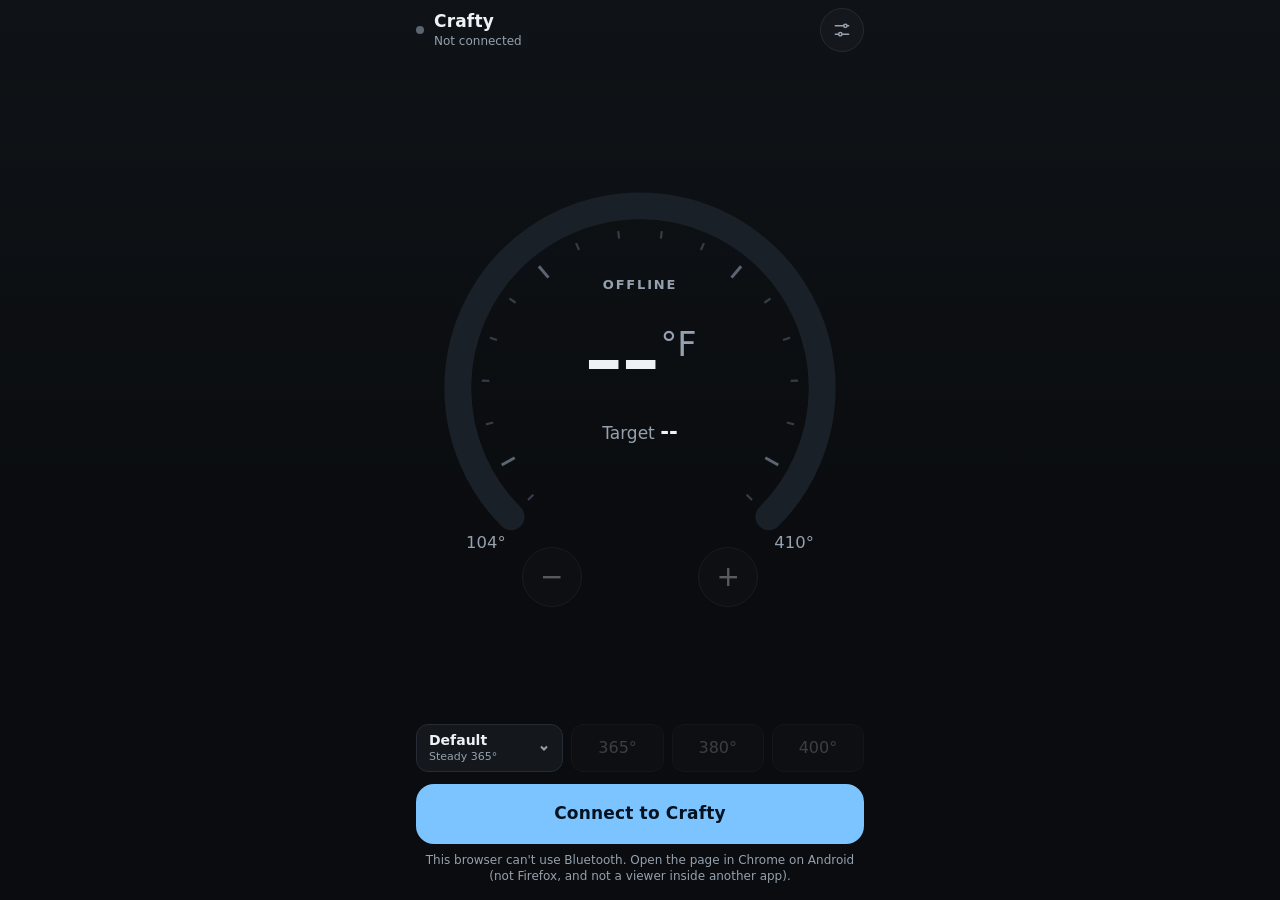
<file: crafty-r12.html>
<!doctype html>
<html lang="en">
<head>
<meta charset="utf-8">
<meta name="viewport" content="width=device-width,initial-scale=1,viewport-fit=cover,interactive-widget=resizes-content">
<meta name="theme-color" content="#0a0c0f">
<title>Crafty Remote</title>
<style>
/* Design system. One spacing scale (4/8/12/16/24), one type scale (12/13/15/17/20 + the big display number),
   44px minimum touch targets, system fonts (no web-font download, so the page draws instantly even offline).
   Performance rules: only transform/opacity animate; no SVG/CSS blur filters on anything that changes often;
   the script only touches the DOM when a value actually changed, at most once per frame. Dark only, by choice. */
:root{
  --bg:#0a0c0f; --bg-2:#0f1317; --surface:#14181d; --surface-2:#1a2027; --line:#252c35; --line-2:#333c47;
  --fg:#eef2f5; --muted:#95a1ae; --dim:#5b6571;
  --heat:#ff6a3d; --heat-2:#ffb547; --ready:#3ddc84; --super:#ff4d7d; --accent:#7cc4ff;
  --glow:transparent;
  --font:system-ui,-apple-system,"Segoe UI",Roboto,"Helvetica Neue",sans-serif;
  --r-lg:20px; --r-md:16px; --r-sm:12px; --hit:44px;
  color-scheme:dark;
}
*{box-sizing:border-box}
html,body{margin:0;height:100%;overflow:hidden;overscroll-behavior:none;background:var(--bg);color:var(--fg);font-family:var(--font);font-size:15px;line-height:1.35;-webkit-tap-highlight-color:transparent;-webkit-user-select:none;user-select:none}
body{position:fixed;inset:0;background:linear-gradient(180deg,var(--bg-2),var(--bg) 60%)}
[hidden]{display:none!important}
button{font:inherit;color:inherit;border:0;background:none;cursor:pointer;touch-action:manipulation;transition:transform .08s,background-color .15s,color .15s,border-color .15s,opacity .15s}
button:active:not(:disabled){transform:scale(.96)}
button:focus-visible,input:focus-visible,select:focus-visible,[role=slider]:focus-visible{outline:2px solid var(--accent);outline-offset:3px}
button:disabled{opacity:.35;cursor:default}
.num{font-variant-numeric:tabular-nums}

/* Ambient light behind the ring. Composited layer: only transform, opacity (and hue for Color cycle) animate. */
.orb{position:fixed;left:50%;top:38%;width:120vmin;height:120vmin;margin:-60vmin 0 0 -60vmin;border-radius:50%;pointer-events:none;z-index:0;will-change:transform,opacity;
  background:radial-gradient(closest-side,color-mix(in srgb,var(--glow) 36%,transparent),color-mix(in srgb,var(--glow) 10%,transparent) 55%,transparent);
  opacity:var(--orb,.5);transition:opacity .6s}
.pulling .orb{opacity:1}
.l-breathe .orb{animation:breathe 7s ease-in-out infinite}
.l-breathe.heating .orb{animation-duration:2.8s}
.l-calm .orb{animation:breathe 11s ease-in-out infinite}
.l-cycle .orb{--glow:#ff5a8a!important;will-change:transform,opacity,filter;animation:cycle 18s linear infinite,breathe 6s ease-in-out infinite}
.l-minimal .orb{display:none}
@keyframes breathe{0%,100%{transform:scale(.88)}50%{transform:scale(1.04)}}
@keyframes cycle{to{filter:hue-rotate(360deg)}}

.app{position:relative;z-index:1;height:100dvh;display:flex;flex-direction:column;gap:12px;max-width:480px;margin:0 auto;
  padding:calc(env(safe-area-inset-top,0px) + 8px) max(16px,env(safe-area-inset-right,0px)) calc(env(safe-area-inset-bottom,0px) + 16px) max(16px,env(safe-area-inset-left,0px))}

/* Header: who you're connected to, battery, settings */
header{display:flex;align-items:center;justify-content:space-between;gap:12px;flex:none;min-height:var(--hit)}
.who{display:flex;align-items:center;gap:10px;min-width:0}
.dot{width:8px;height:8px;border-radius:50%;background:var(--dim);flex:none;transition:background-color .3s}
.dot.on{background:var(--ready)}
.dot.wait{background:var(--heat-2);animation:blink 1s ease-in-out infinite}
@keyframes blink{50%{opacity:.3}}
.who b{display:block;font-size:17px;font-weight:600;letter-spacing:.01em}
.who span{display:block;font-size:12px;color:var(--muted);white-space:nowrap;overflow:hidden;text-overflow:ellipsis}
.tools{display:flex;gap:8px;align-items:center;flex:none}
.chip{height:36px;display:inline-flex;align-items:center;gap:7px;padding:0 12px;border-radius:999px;background:var(--surface);border:1px solid var(--line);font-size:13px;color:var(--muted)}
.chip b{color:var(--fg);font-weight:600}
.iconbtn{width:var(--hit);height:var(--hit);border-radius:50%;display:grid;place-items:center;background:var(--surface);border:1px solid var(--line);color:var(--muted)}
.iconbtn svg{width:20px;height:20px;stroke:currentColor;fill:none;stroke-width:1.8;stroke-linecap:round;stroke-linejoin:round}
.batt{width:21px;height:11px;border:1.5px solid currentColor;border-radius:3px;position:relative}
.batt::after{content:"";position:absolute;right:-4px;top:2.5px;width:2px;height:3.5px;background:currentColor;border-radius:0 1px 1px 0}
.batt i{position:absolute;left:1px;top:1px;bottom:1px;width:0;border-radius:1px;background:var(--ready)}

/* The ring takes whatever height is left */
.stage{flex:1 1 auto;min-height:0;container-type:size;display:grid;place-items:center}
.ring{position:relative;width:min(100cqw,100cqh);aspect-ratio:1;touch-action:none;cursor:grab}
.ring.drag{cursor:grabbing}
.ring svg{position:absolute;inset:0;width:100%;height:100%;overflow:visible}
.scale{stroke:var(--line-2);stroke-width:1.5}
.scale.major{stroke:var(--dim);stroke-width:2}
.track{fill:none;stroke:var(--surface-2);stroke-width:18;stroke-linecap:round}
.fill{fill:none;stroke-width:18;stroke-linecap:round;transition:stroke-dashoffset .45s cubic-bezier(.3,.7,.3,1)}
.halo{fill:none;stroke-width:30;stroke-linecap:round;opacity:0;transition:stroke-dashoffset .45s cubic-bezier(.3,.7,.3,1),opacity .4s}
.ring.drag .fill,.ring.drag .halo{transition:none}
.knob{transition:transform .2s}
.ring.drag .knob{transition:none}
.knob circle.k{fill:var(--fg)}
.knob circle.h{fill:none;stroke:var(--fg);stroke-opacity:.18;stroke-width:10}
.ends{font-size:11px;fill:var(--muted);font-family:var(--font)}
.climb-bg{fill:none;stroke:var(--surface-2);stroke-width:3;stroke-linecap:round}
.climb-arc{fill:none;stroke:var(--heat-2);stroke-width:3;stroke-linecap:round;transition:stroke-dashoffset .5s}
.draw-arc{fill:none;stroke:var(--accent);stroke-width:4;stroke-linecap:round;transition:stroke-dashoffset .2s,opacity .4s}

.center{position:absolute;inset:0;display:flex;flex-direction:column;align-items:center;justify-content:center;text-align:center;pointer-events:none;padding-bottom:7%}
.state{font-size:clamp(11px,3.6cqmin,13px);font-weight:600;letter-spacing:.14em;text-transform:uppercase;color:var(--muted);transition:color .3s}
.state.heating{color:var(--heat)} .state.ready{color:var(--ready)} .state.pulling{color:var(--accent)}
.now{font-weight:200;font-size:clamp(52px,27cqmin,112px);line-height:1;letter-spacing:-.03em;margin:.06em 0 .05em}
.now sup{font-size:.3em;font-weight:500;vertical-align:1.15em;margin-left:3px;color:var(--muted);letter-spacing:0}
.tgt{font-size:clamp(13px,4.6cqmin,17px);color:var(--muted)}
.tgt b{font-weight:600;color:var(--fg);font-size:1.25em}
.ring.drag .tgt b{color:var(--accent)}
.eff{font-size:clamp(11px,3.6cqmin,13px);color:var(--heat-2);min-height:1.4em;margin-top:4px;max-width:70%}
.eff.pull{color:var(--accent)}

/* − and + sit in the open bottom of the ring */
.nudge{position:absolute;left:0;right:0;bottom:1%;display:flex;justify-content:center;gap:26%;pointer-events:none}
.nudge button{pointer-events:auto;width:clamp(48px,16cqmin,60px);aspect-ratio:1;border-radius:50%;background:var(--surface);border:1px solid var(--line-2);font-size:clamp(22px,7cqmin,28px);font-weight:300;display:grid;place-items:center}
.nudge button:active:not(:disabled){background:var(--surface-2)}

/* Bowl and battery, side by side */
.strip{flex:none;display:grid;grid-template-columns:1fr 1fr;gap:8px}
.tile{min-width:0;padding:10px 14px 12px;border-radius:var(--r-md);background:var(--surface);border:1px solid var(--line);display:flex;flex-direction:column;gap:2px}
.tile .k{display:flex;align-items:center;justify-content:space-between;gap:6px;font-size:12px;font-weight:600;letter-spacing:.08em;text-transform:uppercase;color:var(--muted);min-height:24px}
.tile .v{font-size:22px;font-weight:500;line-height:1.15;white-space:nowrap}
.tile .v small{font-size:12px;font-weight:400;color:var(--muted);margin-left:4px}
.tile .s{font-size:12px;color:var(--muted);white-space:nowrap;overflow:hidden;text-overflow:ellipsis}
.badge{font-size:10px;font-weight:600;letter-spacing:.06em;padding:2px 6px;border-radius:6px;border:1px solid var(--line-2);color:var(--muted);text-transform:uppercase}
.bar{height:6px;border-radius:3px;background:var(--surface-2);overflow:hidden;margin:6px 0 4px}
.bar i{display:block;height:100%;width:100%;border-radius:3px;background:linear-gradient(90deg,#7cf0b0,var(--heat-2) 60%,var(--heat));transform-origin:left;transform:scaleX(0);transition:transform .6s}
/* Small visual button with a full 44px tap area */
.tiny{position:relative;font-size:12px;font-weight:600;letter-spacing:.02em;text-transform:none;padding:3px 10px;border-radius:8px;background:var(--surface-2);border:1px solid var(--line-2);color:var(--fg)}
.tiny::before{content:"";position:absolute;inset:-10px -6px}

/* Profile + quick temps */
.quick{flex:none;display:grid;grid-template-columns:1.6fr 1fr 1fr 1fr;gap:8px}
#presets{display:contents}
.qbtn{min-height:48px;border-radius:var(--r-sm);background:var(--surface);border:1px solid var(--line);font-size:16px;font-weight:500;color:var(--muted)}
.qbtn.on{color:var(--fg);border-color:var(--accent);background:color-mix(in srgb,var(--accent) 14%,var(--surface))}
.prof{display:flex;align-items:center;justify-content:space-between;gap:6px;padding:0 12px;color:var(--fg);min-width:0;text-align:left}
.prof span{min-width:0;overflow:hidden}
.prof b,.prof small{display:block;white-space:nowrap;overflow:hidden;text-overflow:ellipsis}
.prof b{font-size:14px;font-weight:600}
.prof small{font-size:11px;color:var(--muted);font-weight:400}
.prof svg{width:12px;height:12px;flex:none;stroke:var(--muted);fill:none;stroke-width:2}
.prof.climb{border-color:color-mix(in srgb,var(--heat-2) 55%,var(--line))}
.prof.climb small{color:var(--heat-2)}

.main{flex:none;min-height:60px;border-radius:18px;font-size:17px;font-weight:600;letter-spacing:.01em;display:flex;align-items:center;justify-content:center;gap:10px}
.mainrow{flex:none;display:flex;gap:8px}
.mainrow .main{flex:1;min-width:0}
.pullbtn{flex:none;min-width:92px;min-height:60px;border-radius:18px;background:var(--surface-2);border:1px solid var(--line-2);font-size:17px;font-weight:600;color:var(--fg)}
.pullbtn:active{background:var(--accent);color:#04121f}
.main.connect{background:var(--accent);color:#04121f}
.main.on{background:linear-gradient(135deg,var(--heat-2),var(--heat));color:#1d0a03}
.main.off{background:var(--surface-2);border:1px solid var(--line-2)}
.main .spin{width:16px;height:16px;border-radius:50%;border:2px solid currentColor;border-right-color:transparent;animation:spin .7s linear infinite}
@keyframes spin{to{transform:rotate(360deg)}}
.hint{flex:none;margin:-4px 8px 0;text-align:center;font-size:12px;color:var(--muted)}
.hintbtn{flex:none;align-self:center;min-height:var(--hit);margin:-10px 0 -6px;padding:0 14px;font-size:13px;font-weight:500;color:var(--accent);background:none;border:0}
.btn[aria-disabled=true]{opacity:.4}
/* Before the first connection the estimates have nothing to show, so they step aside */
.app.offline .strip{display:none}

/* Toasts sit above the sheets so an Undo is always reachable. Tap one to dismiss it. */
.toast{position:fixed;left:max(16px,env(safe-area-inset-left,0px));right:max(16px,env(safe-area-inset-right,0px));bottom:calc(env(safe-area-inset-bottom,0px) + 92px);max-width:448px;margin:0 auto;display:flex;align-items:center;gap:10px;font-size:14px;line-height:1.45;color:var(--fg);background:#1f262f;border:1px solid var(--line-2);border-radius:14px;padding:10px 12px;box-shadow:0 10px 30px rgba(0,0,0,.5);z-index:12;animation:pop .18s ease-out}
@keyframes pop{from{opacity:0;transform:translateY(8px)}}
.toast.err{color:#ffd8cd;background:#2a1712;border-color:#5a2c20}
.toast span{flex:1;min-width:0}
.toast .tact{flex:none;font-weight:600;min-height:var(--hit);padding:0 14px;border-radius:10px;background:var(--surface-2);border:1px solid var(--line-2);color:var(--accent)}

/* Sheets slide up from the bottom. Close with Done, a tap outside, a swipe down, or the phone's Back button. */
.scrim{position:fixed;inset:0;background:rgba(0,0,0,.55);opacity:0;pointer-events:none;transition:opacity .25s;z-index:8}
.sheet{position:fixed;left:0;right:0;bottom:0;max-width:480px;margin:0 auto;z-index:9;background:var(--surface);border:1px solid var(--line);border-bottom:0;border-radius:24px 24px 0 0;
  padding:6px max(16px,env(safe-area-inset-right,0px)) calc(env(safe-area-inset-bottom,0px) + 16px) max(16px,env(safe-area-inset-left,0px));
  transform:translateY(105%);transition:transform .28s cubic-bezier(.3,.7,.3,1);will-change:transform;display:flex;flex-direction:column;max-height:88dvh}
.sheet.dragging{transition:none}
.open .scrim{opacity:1;pointer-events:auto}
.open .sheet{transform:none}
.shead{flex:none;touch-action:none;padding-bottom:8px}
.grab{width:40px;height:4px;border-radius:2px;background:var(--line-2);margin:4px auto 8px}
.shead .bar2{display:flex;align-items:center;justify-content:space-between;gap:12px}
.shead h2{margin:0;font-size:20px;font-weight:600}
.shead h2 .ver{font-size:12px;font-weight:500;color:var(--muted);margin-left:6px;letter-spacing:.02em}
.scroll{overflow-y:auto;scrollbar-width:none;display:flex;flex-direction:column;gap:6px;padding-bottom:4px;overscroll-behavior:contain}
.scroll::-webkit-scrollbar{display:none}
/* A scrolling column must never squeeze its contents: a box with overflow:hidden (like .group) would otherwise
   shrink to just its border when the sheet is shorter than its content. Everything inside keeps its full height and the column scrolls. */
.scroll>*{flex-shrink:0}
.glabel{font-size:12px;font-weight:600;letter-spacing:.08em;text-transform:uppercase;color:var(--muted);margin:12px 4px 2px}
.glabel:first-child{margin-top:2px}
.group{background:var(--surface-2);border:1px solid var(--line);border-radius:var(--r-md);overflow:hidden}
.row{min-height:56px;padding:10px 14px;display:flex;align-items:center;justify-content:space-between;gap:12px;border-top:1px solid var(--line)}
.group>.row:first-child,.group>.row[hidden]+.row{border-top:0}
.row>div{min-width:0}
.row b{display:block;font-weight:500}
.row small{display:block;font-size:12px;color:var(--muted);margin-top:2px}
.row.stack{flex-direction:column;align-items:stretch}
.val{font-weight:600;white-space:nowrap}
.btn{min-height:var(--hit);padding:0 16px;border-radius:var(--r-sm);background:var(--surface);border:1px solid var(--line-2);font-size:14px;font-weight:500;white-space:nowrap}
.btn.primary{background:var(--accent);color:#04121f;border-color:var(--accent);font-weight:600}
.btn.danger{color:#ff9b86}
.btn.wide{width:100%}
.note{font-size:12px;color:var(--muted);line-height:1.5;padding:0 4px}
.note b{color:var(--fg);font-weight:600}
.warn{font-size:13px;line-height:1.45;color:#ffd8cd;background:#2a1712;border:1px solid #5a2c20;border-radius:var(--r-sm);padding:10px 12px}
input[type=range]{width:100%;height:var(--hit);accent-color:var(--accent);margin:0}
/* On/off switch */
.switch{position:relative;flex:none;width:52px;height:32px;border-radius:16px;background:var(--line-2);transition:background-color .2s}
.switch::before{content:"";position:absolute;inset:-6px -4px}
.switch::after{content:"";position:absolute;top:3px;left:3px;width:26px;height:26px;border-radius:50%;background:var(--fg);transition:transform .2s}
.switch[aria-checked=true]{background:var(--accent)}
.switch[aria-checked=true]::after{transform:translateX(20px)}
.switch:active:not(:disabled){transform:none}
/* Segmented choice */
.seg{display:grid;grid-auto-flow:column;grid-auto-columns:1fr;gap:4px;padding:3px;border-radius:var(--r-sm);background:var(--surface);border:1px solid var(--line)}
.seg button{min-height:var(--hit);padding:0 10px;border-radius:9px;font-size:14px;color:var(--muted)}
.seg button.on{background:var(--surface-2);color:var(--fg);box-shadow:0 0 0 1px var(--line-2)}
.stepper{display:flex;align-items:center;gap:2px;background:var(--surface);border:1px solid var(--line);border-radius:var(--r-sm);padding:2px;flex:none}
.stepper button{width:var(--hit);height:40px;border-radius:9px;font-size:20px}
.stepper output{min-width:48px;text-align:center;font-size:16px;font-weight:500}
.chips{display:grid;grid-template-columns:repeat(3,1fr);gap:6px;padding:10px 14px 12px}
.chips.two{grid-template-columns:1fr 1fr}
.chips button{min-height:var(--hit);padding:4px 6px;border-radius:var(--r-sm);background:var(--surface);border:1px solid var(--line);font-size:13px;color:var(--muted);line-height:1.2}
.chips button.on{border-color:var(--accent);color:var(--fg);background:color-mix(in srgb,var(--accent) 12%,var(--surface))}
.trace{display:block;width:100%;height:96px;border-radius:10px;background:var(--surface)}
.legend{display:flex;gap:14px;font-size:11px;color:var(--muted);margin-top:6px}
.legend i{display:inline-block;width:10px;height:3px;border-radius:2px;vertical-align:middle;margin-right:5px}
/* History */
.life{display:grid;grid-template-columns:1fr 1fr;gap:8px}
.life div{padding:10px 12px;border-radius:var(--r-sm);background:var(--surface-2);border:1px solid var(--line);font-size:12px;color:var(--muted)}
.life b{display:block;font-size:18px;font-weight:500;color:var(--fg)}
.hrow{padding:10px 12px;border-radius:var(--r-sm);background:var(--surface-2);border:1px solid var(--line)}
.hrow b{font-weight:500;font-size:14px}
.hrow div{font-size:12px;color:var(--muted);margin-top:2px}
/* Profiles */
.prow{display:flex;align-items:center;gap:8px;padding:6px 8px 6px 14px;min-height:60px;border-top:1px solid var(--line)}
.prow:first-child{border-top:0}
.prow.on{background:color-mix(in srgb,var(--accent) 10%,transparent)}
.prow .pick{flex:1;min-width:0;text-align:left;min-height:var(--hit);display:flex;align-items:center;gap:10px}
.prow .pick i{width:18px;height:18px;border-radius:50%;border:2px solid var(--line-2);flex:none}
.prow.on .pick i{border:5px solid var(--accent)}
.prow .pick b{display:block;font-weight:500;white-space:nowrap;overflow:hidden;text-overflow:ellipsis}
.prow .pick small{display:block;font-size:12px;color:var(--muted)}
.form{display:grid;grid-template-columns:1fr 1fr;gap:12px;padding:12px 14px 14px}
.form label{display:flex;flex-direction:column;gap:5px;font-size:12px;color:var(--muted);min-width:0}
.form .wide{grid-column:1/-1}
.form input,.form select{font:inherit;font-size:16px;color:var(--fg);background:var(--surface);border:1px solid var(--line-2);border-radius:10px;padding:0 12px;min-height:var(--hit);width:100%;-webkit-user-select:text;user-select:text}
.form input:disabled{opacity:.45}
.form .hintline{grid-column:1/-1;font-size:12px;color:var(--heat-2);min-height:1.2em;margin-top:-4px}
.btns{display:flex;gap:8px;grid-column:1/-1}
.btns .btn{flex:1}

@media (max-height:640px){ .tile .s{display:none} .hint,.hintbtn{display:none} .quick .qbtn{min-height:44px} .main,.pullbtn{min-height:54px} }
/* Phone turned sideways: ring on the left, controls on the right, still one screen */
@media (orientation:landscape) and (max-height:560px){
  .app{max-width:920px;display:grid;grid-template-columns:minmax(0,1fr) minmax(0,1.1fr);grid-template-rows:auto 1fr auto auto auto;column-gap:20px}
  header{grid-column:1/-1}
  .stage{grid-column:1;grid-row:2/6}
  .strip{grid-column:2;grid-row:2;align-self:end}
  .quick{grid-column:2;grid-row:3}
  .mainrow{grid-column:2;grid-row:4}
  .hint,.hintbtn{grid-column:2;grid-row:5}
  .sheet{max-height:94dvh}
}
/* Guided pull test: a big card over the controls, readable at arm's length */
.guide{position:fixed;left:max(16px,env(safe-area-inset-left,0px));right:max(16px,env(safe-area-inset-right,0px));bottom:calc(env(safe-area-inset-bottom,0px) + 16px);max-width:448px;margin:0 auto;z-index:11;
  background:var(--surface);border:1px solid var(--line-2);border-radius:22px;padding:16px;box-shadow:0 -10px 40px rgba(0,0,0,.55);text-align:center;display:flex;flex-direction:column;gap:4px}
.guide .gk{font-size:12px;font-weight:600;letter-spacing:.1em;text-transform:uppercase;color:var(--muted)}
.guide .gt{font-size:22px;font-weight:600}
.guide .gc{font-size:64px;font-weight:200;line-height:1.05}
.guide.go{border-color:var(--accent)} .guide.go .gc,.guide.go .gt{color:var(--accent)}
.guide .gs{font-size:13px;color:var(--muted);min-height:1.3em;margin-bottom:8px}
/* Pull labeling: a full-screen panel with three big hold buttons. Hold one for as long as the pull lasts.
   It covers the whole page so nothing behind it can be tapped by mistake mid-pull. touch-action:none and no
   callout or selection keep a long press from turning into a scroll, a menu or selected text. */
.lab{position:fixed;inset:0;z-index:11;background:var(--bg);display:flex;flex-direction:column;gap:10px;max-width:480px;margin:0 auto;
  padding:calc(env(safe-area-inset-top,0px) + 8px) max(16px,env(safe-area-inset-right,0px)) calc(env(safe-area-inset-bottom,0px) + 14px) max(16px,env(safe-area-inset-left,0px))}
.lhead{flex:none;display:flex;align-items:center;justify-content:space-between;gap:12px;min-height:var(--hit)}
.lhead h2{margin:0;font-size:20px;font-weight:600}
.lhead small{display:block;font-size:12px;color:var(--muted)}
.lhead>div:first-child{min-width:0}
.lhead h2{white-space:nowrap;overflow:hidden;text-overflow:ellipsis}
.lhb{flex:none;display:flex;gap:8px}
.lhb .btn{padding:0 12px}
@media (max-width:380px){.lhead h2{font-size:18px}}
.lask{position:fixed;inset:0;z-index:13;display:flex;align-items:center;justify-content:center;padding:16px;background:rgba(0,0,0,.6)}
.laskc{width:100%;max-width:400px;display:flex;flex-direction:column;gap:8px;background:var(--surface);border:1px solid var(--line-2);border-radius:18px;padding:18px 16px 16px;box-shadow:0 10px 30px rgba(0,0,0,.5)}
.laskc strong{font-size:17px;font-weight:600}
.laskc small{font-size:14px;line-height:1.45;color:var(--muted)}
.laskc .btns{margin-top:8px}
.lstat{flex:none;min-height:36px;font-size:14px;line-height:1.35;color:var(--fg)}
.lstat span{display:block}
.lmsg{font-size:13px;color:var(--heat-2);min-height:1.35em}
.lholds{position:relative;flex:1 1 auto;min-height:0;display:flex;flex-direction:column;gap:10px}
.hold{--c:var(--accent);flex:1 1 0;min-height:64px;border-radius:20px;background:var(--surface);border:2px solid var(--c);display:flex;flex-direction:column;align-items:center;justify-content:center;gap:2px;
  touch-action:none;-webkit-touch-callout:none;-webkit-user-select:none;user-select:none}
.hold b{font-size:28px;font-weight:600;color:var(--c);line-height:1.1}
.hold small{font-size:13px;color:var(--muted)}
.hold.med{--c:var(--heat-2)} .hold.hard{--c:var(--heat)}
.hold.on{background:var(--c)} .hold.on b,.hold.on small{color:#0a0c0f}
.hold:active:not(:disabled){transform:none}
.hold.off{opacity:.4}
.llist{flex:none;min-height:56px;display:flex;flex-direction:column;gap:2px;font-size:13px;color:var(--muted)}
.llist div{white-space:nowrap;overflow:hidden;text-overflow:ellipsis}
.llist div:first-child{color:var(--fg)}
.llist .ltemp{display:flex;align-items:center;justify-content:space-between;gap:12px;min-height:var(--hit);font-size:14px;overflow:visible}
/* After each pull the buttons are covered until the Crafty settles, so the next pull doesn't run into this one */
.lwait{position:absolute;inset:0;z-index:1;display:flex;flex-direction:column;align-items:center;justify-content:center;gap:6px;padding:12px;text-align:center;
  border-radius:20px;background:var(--surface);border:2px solid var(--line-2);touch-action:none;user-select:none;-webkit-user-select:none;-webkit-touch-callout:none}
.lringw{position:relative;width:88px;height:88px;flex:none}
.lringw svg{width:100%;height:100%;transform:rotate(-90deg)}
.lringw circle{fill:none;stroke-width:6}
.lr0{stroke:var(--line)}
.lr1{stroke:var(--accent);stroke-linecap:round;stroke-dasharray:175.93;transition:stroke-dashoffset .3s linear}
.lwait.temp .lr1{animation:blink 1.6s ease-in-out infinite}
.lringw b{position:absolute;inset:0;display:flex;align-items:center;justify-content:center;font-size:20px;font-weight:600}
.lwait strong{font-size:18px;font-weight:600}
.lwait small{font-size:13px;color:var(--muted);max-width:30ch;min-height:2.7em}
.lwait .btn{min-width:150px}
.lfoot{flex:none;display:flex;gap:8px}
.lfoot .btn{flex:1;min-width:0;padding:0 8px}
/* While labeling, messages show at the top, so one can never land on a hold button */
.labon .toast{bottom:auto;top:calc(env(safe-area-inset-top,0px) + 60px)}
@media (orientation:landscape) and (max-height:560px){
  .lab{max-width:920px;display:grid;grid-template-columns:minmax(0,1fr) minmax(0,1.3fr);grid-template-rows:auto auto 1fr auto;column-gap:20px;row-gap:8px}
  .lhead{grid-column:1;grid-row:1} .lstat{grid-column:1;grid-row:2} .llist{grid-column:1;grid-row:3;align-self:start;min-height:0;max-height:100%;overflow:hidden} .lfoot{grid-column:1;grid-row:4}
  .lholds{grid-column:2;grid-row:1/5;gap:8px}
  .hold{min-height:56px}
  .lringw{width:64px;height:64px} .lwait{padding:8px}
}
@media (prefers-reduced-motion:reduce){*,*::before,*::after{transition:none!important;animation:none!important}}
</style>
</head>
<body class="l-breathe">
<div class="orb" id="orb" aria-hidden="true"></div>
<div class="app offline" id="app">
  <header>
    <div class="who"><i class="dot" id="dot"></i><div><b id="devTitle">Crafty</b><span id="devName">Not connected</span></div></div>
    <div class="tools">
      <span class="chip num" id="battChip" hidden><span class="batt"><i id="battFill"></i></span><b id="battPct">--</b></span>
      <button class="iconbtn" id="gearBtn" aria-label="Settings"><svg viewBox="0 0 24 24"><path d="M4 7h10M18 7h2M4 17h4M12 17h8"/><circle cx="16" cy="7" r="2"/><circle cx="10" cy="17" r="2"/></svg></button>
    </div>
  </header>

  <section class="stage">
    <div class="ring" id="ring" role="slider" tabindex="0" aria-label="Target temperature" aria-valuemin="40" aria-valuemax="210">
      <svg viewBox="0 0 300 300" aria-hidden="true">
        <defs>
          <linearGradient id="gHeat" x1="0" y1="1" x2="1" y2="0"><stop offset="0" stop-color="#ffb547"/><stop offset="1" stop-color="#ff5a36"/></linearGradient>
          <linearGradient id="gReady" x1="0" y1="1" x2="1" y2="0"><stop offset="0" stop-color="#7cf0b0"/><stop offset="1" stop-color="#2fd07a"/></linearGradient>
          <linearGradient id="gIdle" x1="0" y1="1" x2="1" y2="0"><stop offset="0" stop-color="#5a6470"/><stop offset="1" stop-color="#8b96a3"/></linearGradient>
        </defs>
        <g id="scale"></g>
        <path class="track" id="track"/>
        <path class="halo" id="halo"/>
        <path class="fill" id="fill"/>
        <path class="climb-bg" id="climbBg" opacity="0"/>
        <path class="climb-arc" id="climbArc" opacity="0"/>
        <path class="draw-arc" id="drawArc" opacity="0"/>
        <text class="ends" id="endLo" text-anchor="middle"></text>
        <text class="ends" id="endHi" text-anchor="middle"></text>
        <g class="knob" id="knob" opacity="0"><circle class="h" r="15"/><circle class="k" r="10"/></g>
      </svg>
      <div class="center">
        <div class="state" id="state">Offline</div>
        <div class="now num"><span id="nowNum">--</span><sup id="nowUnit">°F</sup></div>
        <div class="tgt num">Target <b id="target">--</b></div>
        <div class="eff" id="eff"></div>
      </div>
      <div class="nudge">
        <button id="minus" aria-label="Lower target" disabled>−</button>
        <button id="plus" aria-label="Raise target" disabled>+</button>
      </div>
    </div>
  </section>

  <div class="strip" id="strip">
    <div class="tile">
      <div class="k">Bowl <button class="tiny" id="newBowl" disabled aria-label="Start a new bowl">New bowl</button></div>
      <div class="v num" id="bowlMain">--</div>
      <div class="bar"><i id="bowlFill"></i></div>
      <div class="s" id="bowlSub">Estimate · 0 pulls</div>
    </div>
    <div class="tile">
      <div class="k">Battery <span class="badge" id="fcConf" hidden>estimate</span></div>
      <div class="v num" id="fcMain">--</div>
      <div class="s" id="fcSub">Connect to estimate</div>
    </div>
  </div>

  <div class="quick">
    <button class="qbtn prof" id="profBtn" aria-label="Profiles and terpenes"><span><b id="profName">Default</b><small id="profSub">Steady</small></span><svg viewBox="0 0 12 12"><path d="M3 4.5 6 7.5 9 4.5"/></svg></button>
    <div id="presets"></div>
  </div>

  <div class="mainrow">
    <button class="main connect" id="mainBtn"><i class="spin" id="mainSpin" hidden></i><span id="mainTxt">Connect to Crafty</span></button>
    <button class="pullbtn" id="pullBtn" hidden aria-label="Log a pull the page didn't catch">+ Pull</button>
  </div>
  <button class="hintbtn" id="gtMain" hidden>Not seeing your pulls? Run the pull test</button>
  <button class="hintbtn" id="lbMain" hidden>Not seeing your pulls? Label a few</button>
  <p class="hint" id="hint">Press the Crafty's button once to wake it, then tap Connect.</p>
</div>

<div class="toast" id="toast" role="status" hidden></div>

<div class="guide" id="guide" role="status" aria-live="assertive" hidden>
  <div class="gk" id="gStep">Guided test</div>
  <div class="gt" id="gTitle">Getting ready</div>
  <div class="gc num" id="gCount"></div>
  <div class="gs" id="gSub"></div>
  <div class="btns"><button class="btn" id="gStop">Stop test</button><button class="btn primary" id="gShare" hidden>Share recording</button></div>
</div>

<div class="lab" id="lab" role="dialog" aria-label="Label your pulls" hidden>
  <div class="lhead"><div><h2>Label your pulls</h2><small class="num" id="lbCount">None yet</small></div><div class="lhb"><button class="btn" id="lbNew" disabled>New test</button><button class="btn" id="lbClose">Close</button></div></div>
  <div class="lstat" role="status" aria-live="polite"><span id="lbStat"></span><span class="lmsg" id="lbMsg"></span></div>
  <div class="lholds">
    <button class="hold soft" id="lbSoft" aria-label="Soft pull: press and hold while you pull"><b>Soft</b><small id="lbSoftT">Press and hold</small></button>
    <button class="hold med" id="lbMedium" aria-label="Medium pull: press and hold while you pull"><b>Medium</b><small id="lbMediumT">Press and hold</small></button>
    <button class="hold hard" id="lbHard" aria-label="Hard pull: press and hold while you pull"><b>Hard</b><small id="lbHardT">Press and hold</small></button>
    <div class="lwait" id="lbWait" role="status" aria-live="polite" hidden>
      <div class="lringw"><svg viewBox="0 0 64 64" aria-hidden="true"><circle class="lr0" cx="32" cy="32" r="28"/><circle class="lr1" id="lbRing" cx="32" cy="32" r="28"/></svg><b class="num" id="lbWaitN">0 s</b></div>
      <strong>Wait, letting the Crafty settle</strong>
      <small id="lbWaitWhy"></small>
      <button class="btn" id="lbGo" hidden>Go anyway</button>
    </div>
  </div>
  <div class="llist num" id="lbList"><div class="ltemp" id="lbTemp"><span>Test temperature</span><div class="stepper"><button id="lbTMinus" aria-label="Lower test temperature">−</button><output class="num" id="lbTVal">--</output><button id="lbTPlus" aria-label="Higher test temperature">+</button></div></div></div>
  <div class="lfoot"><button class="btn" id="lbUndo" disabled>Undo last</button><button class="btn" id="lbAct" hidden>Connect</button><button class="btn primary" id="lbShare" disabled>Share file</button></div>
</div>

<div class="lask" id="lbAsk" role="alertdialog" aria-modal="true" aria-labelledby="lbAskT" aria-describedby="lbAskWhy" hidden>
  <div class="laskc"><strong id="lbAskT">Share these pulls first?</strong><small id="lbAskWhy"></small>
    <div class="btns"><button class="btn" id="lbAskNo">Cancel</button><button class="btn" id="lbAskDrop">Discard</button><button class="btn primary" id="lbAskShare">Share</button></div></div>
</div>

<div id="sheetWrap">
  <div class="scrim" id="scrim"></div>
  <div class="sheet" id="sheet" role="dialog" aria-label="Settings">
    <div class="shead"><div class="grab"></div><div class="bar2"><h2>Settings <small class="ver" id="verTag"></small></h2><button class="btn" id="setDone">Done</button></div></div>
    <div class="scroll">
      <div class="warn" id="storeNote" hidden></div>

      <div class="glabel" role="heading" aria-level="2">Your Crafty</div>
      <div class="group">
        <div class="row"><div><b id="fwTitle">Not connected</b><small id="fwInfo">Connect to see details</small></div><button class="btn" id="discBtn" disabled>Disconnect</button></div>
        <div class="row"><div><b>Boost amount</b><small>Added on top when you start boost with the Crafty's button</small></div>
          <div class="stepper"><button id="bMinus" aria-label="Less boost" disabled>−</button><output class="num" id="boostVal">--</output><button id="bPlus" aria-label="More boost" disabled>+</button></div></div>
        <div class="row stack"><div class="bar2" style="display:flex;justify-content:space-between"><b>LED brightness</b><span class="val num" id="ledVal">--</span></div>
          <input type="range" id="led" min="0" max="100" step="5" aria-label="LED brightness" disabled></div>
        <div class="row"><div><b>Find my Crafty</b><small>Buzzes and blinks for about 30 seconds</small></div><button class="btn" id="findBtn" disabled>Find</button></div>
      </div>

      <div class="glabel" role="heading" aria-level="2">Display</div>
      <div class="group">
        <div class="row"><b>Temperature in</b><div class="seg" style="width:140px"><button id="unitF">°F</button><button id="unitC">°C</button></div></div>
        <div class="row" style="padding-bottom:0;min-height:44px"><div><b>Screen lighting</b><small>The glow behind the dial. The Crafty's own light only takes a brightness.</small></div></div>
        <div class="chips" id="lights"></div>
      </div>

      <div class="glabel" role="heading" aria-level="2">Pull detection</div>
      <div class="group">
        <div class="row" id="gtRow"><div><b>Guided pull test</b><small id="gtWhy">Connect to your Crafty first.</small></div><button class="btn primary" id="gtBtn" aria-disabled="true">Start</button></div>
        <div class="row" id="lbRow"><div><b>Label your pulls</b><small id="lbWhy">Connect to your Crafty first.</small></div><div style="display:flex;gap:8px;flex:none"><button class="btn" id="lbCont" hidden>Continue</button><button class="btn primary" id="lbBtn" aria-disabled="true">Start</button></div></div>
        <div class="row stack">
          <canvas class="trace" id="trace" width="600" height="192" aria-label="Chamber temperature over the last 90 seconds"></canvas>
          <div class="legend"><span><i style="background:var(--heat-2)"></i>Chamber</span><span><i style="background:var(--muted)"></i>Steady level</span><span><i style="background:var(--accent)"></i>Counted pull</span></div>
          <small id="pdStatus">Turn the heater on to see this.</small>
        </div>
        <div class="row"><div><b>Sensitivity</b><small>Raise it if pulls are missed, lower it if it counts pulls you didn't take</small></div></div>
        <div class="chips" id="sens" style="padding-top:0"></div>
        <div class="row"><div><b>Record raw data</b><small>Saves every reading from the Crafty, so pull detection can be tuned to your device</small></div><button class="switch" id="recBtn" role="switch" aria-checked="false" aria-label="Record raw data"></button></div>
        <div class="row" id="recRow" hidden><div><b id="recTitle">Recording</b><small id="recInfo">0 readings</small></div><div style="display:flex;gap:8px"><button class="btn" id="recClear">Clear</button><button class="btn primary" id="recShare">Share</button></div></div>
      </div>

      <div class="glabel" role="heading" aria-level="2">Stats</div>
      <div class="group">
        <div class="row"><div><b>History</b><small>Your sessions and the Crafty's lifetime heater time</small></div><button class="btn" id="histBtn">Open</button></div>
        <div class="row"><div><b>Best pull</b><small id="bestSub">No pulls yet</small></div><button class="btn" id="bestReset">Clear</button></div>
        <div class="row"><div><b>Battery health</b><small id="healthSub">Learning</small></div><span class="val num" id="healthVal">--</span></div>
        <div class="row"><div><b>Reset learning</b><small>Forget what the battery, bowl and pull estimates have learned</small></div><button class="btn danger" id="resetFc">Reset</button></div>
      </div>

      <div class="glabel" role="heading" aria-level="2">Help</div>
      <p class="note"><b>Trouble connecting?</b> Use Chrome on Android with Bluetooth on (and Location, on Android 11 or older). Press the Crafty's button once to wake it, and close the S&amp;B web app or any other phone connected to it.</p>
      <p class="note">Drag the ring or tap − and + to set the temperature. The page keeps to the Crafty's own 40–210 °C range. Boost and superboost can only be started with the button on the Crafty. Bowl and battery figures are estimates that learn from how you use it.</p>
      <p class="note" id="verNote"></p>
    </div>
  </div>
</div>

<div id="histWrap">
  <div class="scrim" id="histScrim"></div>
  <div class="sheet" id="histSheet" role="dialog" aria-label="History">
    <div class="shead"><div class="grab"></div><div class="bar2"><h2>History</h2><button class="btn" id="histClose">Done</button></div></div>
    <div class="scroll">
      <div class="life" id="life"></div>
      <div class="glabel" role="heading" aria-level="2">Sessions</div>
      <div style="display:flex;flex-direction:column;gap:6px" id="histList"></div>
      <div class="row" style="border:0;padding:8px 4px"><span class="note" style="padding:0">Kept on this phone only. Pull sizes and battery use are estimates.</span><button class="btn danger" id="histClear">Clear</button></div>
    </div>
  </div>
</div>

<div id="profWrap">
  <div class="scrim" id="profScrim"></div>
  <div class="sheet" id="profSheet" role="dialog" aria-label="Profiles">
    <div class="shead"><div class="grab"></div><div class="bar2"><h2 id="profTitle">Profiles</h2><button class="btn" id="profDone">Done</button></div></div>
    <div class="scroll">
      <div id="profListView">
        <div class="glabel" role="heading" aria-level="2">Profiles</div>
        <div class="group" id="profList"></div>
        <button class="btn wide" id="profNew" style="margin-top:8px">New profile</button>
        <p class="note" style="margin-top:8px">A climb profile starts low and steps up on its own as the bowl gets used, so you get flavor first and the rest later.</p>
        <div class="glabel" role="heading" aria-level="2">Aim for a terpene</div>
        <div class="group"><div class="chips two" id="terps"></div></div>
        <p class="note" id="terpNote">Sets the temperature near where that terpene boils. Flower always gives off a mix, so this leans the flavor, it doesn't isolate one.</p>
      </div>
      <div id="profEditView" hidden>
        <div class="group">
          <div class="form">
            <label class="wide">Name<input id="pfName" maxlength="24" autocomplete="off" enterkeyhint="done"></label>
            <div class="seg wide"><button id="pfSteady" type="button">Steady</button><button id="pfClimb" type="button">Climb</button></div>
            <label class="wide">Start from a terpene<select id="pfTerp"></select></label>
            <label>Start temp <span class="pfU"></span><input id="pfBase" type="number" inputmode="numeric"></label>
            <label class="climbOnly">Top temp <span class="pfU"></span><input id="pfMax" type="number" inputmode="numeric"></label>
            <label class="climbOnly">Step up by <span class="pfU"></span><input id="pfStep" type="number" inputmode="numeric"></label>
            <label class="climbOnly">Every (% of bowl)<input id="pfEvery" type="number" inputmode="numeric" step="5"></label>
            <div class="hintline climbOnly" id="pfHint"></div>
            <label class="wide">Screen lighting<select id="pfLight"></select></label>
            <div class="btns"><button class="btn danger" id="pfDel" type="button">Delete</button><button class="btn" id="pfCancel" type="button">Cancel</button><button class="btn primary" id="pfSave" type="button">Save</button></div>
          </div>
        </div>
      </div>
    </div>
  </div>
</div>

<script>
"use strict";
const VERSION = "2026-11-25 r12"; // bump on every build; tests/layout.test.js fails if the page changes without it
// ---- Protocol (from the open-source reactive-volcano-app, storzandbickel-ble and gocrafty projects) ----
const SUFFIX = "-4c45-4b43-4942-265a524f5453";
const U = h => h.padStart(8, "0") + SUFFIX;
const SVC = { s1: U("1"), s2: U("2"), s3: U("3") };
const CH = {
  current:   ["s1", U("11")], // °C x10 (0.1 °C steps), notify
  target:    ["s1", U("21")], // °C x10, read/write (°F x10 when the Crafty is set to °F)
  boost:     ["s1", U("31")], // boost offset °C x10, read/write
  battery:   ["s1", U("41")], // %, notify
  led:       ["s1", U("51")], // 0-100
  heaterOn:  ["s1", U("81")], // write 0x0000
  heaterOff: ["s1", U("91")], // write 0x0000
  firmware:  ["s2", U("32")], // text, e.g. "V03.10"
  serial:    ["s2", U("52")], // text, first 8 chars
  project:   ["s3", U("93")], // bit4 heater, bit5 boost, bit6 superboost, bit8 at temperature
  status2:   ["s3", U("1c3")], // bit2 setpoint reached (pulses ~2 s), bit3 find device
  power:     ["s3", U("83")],  // bit0 charger connected
  useHours:  ["s3", U("23")],  // lifetime heater use, whole hours
  useMins:   ["s3", U("1e3")]  // ...plus minutes (firmware 2.51 and newer)
};
// Undocumented diagnostics seen on older firmware (forum reverse-engineering): battery and heater voltage, battery
// current, raw sensor temperatures. Only read while "Record raw data" is on, to find out whether any of them shows a pull.
const DIAG = ["63", "73", "b3", "c3", "d3", "e3", "f3", "103", "113", "71"];
const LIM = { MIN: 40, MAX: 210, BOOST_MAX: 30 };
// Timing for connecting and for getting the Crafty back after a dropout. Kept in one object so it's easy to tune.
const CFG = { connectTimeout: 12000, opTimeout: 6000, retryDelays: [1000, 2000, 4000, 8000, 15000, 30000, 30000], resumeWindow: 5 * 60000 };
const BIT = { HEATER: 1 << 4, BOOST: 1 << 5, SUPER: 1 << 6, ATTEMP: 1 << 8, READY: 1 << 2, FIND: 1 << 3 };

const clamp = (v, a, b) => Math.max(a, Math.min(b, v));
const u16 = dv => !dv || dv.byteLength === 0 ? 0 : dv.byteLength === 1 ? dv.getUint8(0) : dv.getUint16(0, true);
const enc16 = v => { const b = new ArrayBuffer(2); new DataView(b).setUint16(0, Math.round(v) & 0xffff, true); return b; };
const text = dv => new TextDecoder().decode(new Uint8Array(dv.buffer, dv.byteOffset, dv.byteLength)).replace(/\0+$/, "").trim();
const hex = dv => !dv || !dv.byteLength ? "" : Array.from(new Uint8Array(dv.buffer, dv.byteOffset, dv.byteLength), x => x.toString(16).padStart(2, "0")).join(" ");
const shortId = uuid => String(uuid).slice(0, 8).replace(/^0+/, "");
const nowMs = () => Date.now();

// ---- Saved data ----
// Everything is kept in this browser's localStorage. Every read is checked and falls back to a safe default,
// so cleared, blocked, full or damaged storage can never stop the page from working.
// SCHEMA goes up whenever a saved shape changes; a page older than the saved data won't overwrite it.
// 2: pulls measured relative to your usual pull; climb profiles step by % of the bowl.
const SCHEMA = 2;
const KEY = { unit: "crafty-unit", model: "crafty-model-v2", bowl: "crafty-bowl", prof: "crafty-profiles", light: "crafty-light", hist: "crafty-history", pd: "crafty-pd", schema: "crafty-schema" };
const store = {
  ok: true, readOnly: false, damaged: [], full: false,
  raw(k) { try { return localStorage.getItem(k); } catch (e) { store.ok = false; return null; } },
  // Parsed JSON, or null when missing. Damaged data is set aside under "<key>-damaged" (not thrown away) and reported.
  json(k) {
    const s = store.raw(k); if (s == null) return null;
    try { return JSON.parse(s); } catch (e) {
      store.damaged.push(k);
      try { localStorage.setItem(k + "-damaged", s); localStorage.removeItem(k); } catch (x) {}
      return null;
    }
  },
  set(k, v, onFull) {
    if (!store.ok || store.readOnly) return false;
    try { localStorage.setItem(k, typeof v === "string" ? v : JSON.stringify(v)); return true; }
    catch (e) {
      if (/quota/i.test(e && (e.name + e.message)) && onFull && onFull()) return store.set(k, v); // make room, try once more
      if (!store.full) { store.full = true; toast("This phone's storage for the page is full, so recent changes aren't being saved.", 0, null, "err"); }
      return false;
    }
  }
};
(function checkSchema() {
  const v = parseInt(store.raw(KEY.schema), 10);
  if (v > SCHEMA) store.readOnly = true; // saved by a newer version of this page: read it, don't overwrite it
  else if (v !== SCHEMA && store.ok) { try { localStorage.setItem(KEY.schema, String(SCHEMA)); } catch (e) { store.ok = false; } }
})();
const num = (v, d, lo = -Infinity, hi = Infinity) => typeof v === "number" && isFinite(v) ? clamp(v, lo, hi) : d;

// ---- State ----
const S = { device: null, svcs: {}, chars: {}, connected: false, connecting: false, current: null, target: null, boost: null,
            battery: null, led: null, project: 0, status2: 0, power: 0, seen: {}, lifeH: null, lifeM: null, fw: "", serial: "",
            unit: "F", devF: false, pending: false, dragging: false,
            reconnecting: false, userDisc: false, lostAt: 0, retryT: null, everConnected: false };
{ const u = store.raw(KEY.unit); if (u === "C" || u === "F") S.unit = u; }

// ---- Bluetooth operations ----
// The Crafty takes one operation at a time. Writes (your taps) jump ahead of background reads, a read that's
// already waiting isn't queued twice, and nothing can wait forever: a stuck operation times out and the next one runs.
const withTimeout = (p, ms) => new Promise((res, rej) => {
  const t = setTimeout(() => rej(ERR("TimeoutError")), ms);
  p.then(v => { clearTimeout(t); res(v); }, e => { clearTimeout(t); rej(e); });
});
const ERR = (name, message = "") => Object.assign(new Error(message), { name });
const ops = []; let opBusy = false;
function gatt(fn, o = {}) {
  if (o.key) { const q = ops.find(x => x.key === o.key); if (q) return q.p; }
  const op = { fn, key: o.key || null, prio: !!o.prio, timeout: o.timeout || CFG.opTimeout };
  op.p = new Promise((res, rej) => { op.res = res; op.rej = rej; });
  if (op.prio) { const i = ops.findIndex(x => !x.prio); i < 0 ? ops.push(op) : ops.splice(i, 0, op); } else ops.push(op);
  pump();
  return op.p;
}
async function pump() {
  if (opBusy) return;
  const op = ops.shift(); if (!op) return;
  opBusy = true;
  try { op.res(await withTimeout(Promise.resolve().then(op.fn), op.timeout)); } catch (e) { op.rej(e); }
  opBusy = false; pump();
}
const flushOps = () => { for (const op of ops.splice(0)) op.rej(ERR("NetworkError", "disconnected")); };
const read = k => S.chars[k] ? gatt(() => S.chars[k].readValue(), { key: "r:" + k }) : Promise.resolve(null);
const write = (k, buf) => {
  if (!S.chars[k]) return Promise.reject(new Error("your Crafty doesn't offer this over Bluetooth"));
  rec("write", k, hex(new DataView(buf)), u16(new DataView(buf)));
  DEV.wroteAt = nowMs(); // a write resets the Crafty's own use timer, so it isn't a pull
  return gatt(() => (S.chars[k].writeValueWithResponse || S.chars[k].writeValue).call(S.chars[k], buf), { prio: true });
};

// ---- Raw data recorder (Settings > Pull detection) ----
// Off by default. While on, every reading, write and pull-detector decision is kept in memory with a timestamp,
// and every characteristic the Crafty offers is listed once, so pull detection can be tuned from real data.
// Nothing is sent anywhere: Share hands a CSV file to the phone's share sheet (or saves it to Downloads).
const REC = { on: false, rows: [], t0: 0, dropped: 0, probed: false, probing: false, diag: [], max: 60000 };
// The pull-labeling session (see "Pull labeling" below). Declared here because rec() feeds it.
const LB = { open: false, t0: 0, n: 0, labels: [], rows: [], auto: [], dev: [], trimmed: 0, devName: "", fw: "", devF: false,
             hold: null, tick: null, wait: null, waitT: null, temp: null, tempOff: false, applying: false, recWas: false, msg: "", msgAt: 0, saveT: null, listKey: "",
             page: "", sharedKey: "", asking: false };
function rec(kind, key, a = "", b = "", note = "") {
  if (!REC.on && !LB.open) return;
  const row = [nowMs(), kind, key, a, b, note];
  if (REC.on) {
    if (REC.rows.length >= REC.max) { REC.rows.splice(0, 10000); REC.dropped += 10000; }
    REC.rows.push(row);
  }
  if (LB.open) lbRow(row);
  render();
}

// ---- Units ----
const toU = c => S.unit === "F" ? c * 9 / 5 + 32 : c;
const fromU = v => S.unit === "F" ? (v - 32) * 5 / 9 : v;
const dU = c => S.unit === "F" ? c * 9 / 5 : c;
const fmt = c => c == null ? "--" : String(Math.round(toU(c)));
const PRESETS = { C: [185, 195, 205], F: [365, 380, 400] };
const snapC = c => clamp(fromU(Math.round(toU(c))), LIM.MIN, LIM.MAX); // whole display degrees
// A Crafty set to Fahrenheit reports its target in °F x10 (above 210 can only be °F). Its current temperature is
// assumed to follow the same setting.
const fToC = f => (f - 32) / 1.8;
function readTarget(dv) { const t = u16(dv) / 10; if (t > LIM.MAX) { S.devF = true; return fToC(t); } if (t >= LIM.MIN) S.devF = false; return t; }
// Above 260 can only be °F (the chamber never gets that hot in °C), so it also catches °F before the target is read
function readCurrent(dv) { const t = u16(dv) / 10; if (t > 260 && t <= 450) S.devF = true; return S.devF ? fToC(t) : t; }
// Writes go back in the Crafty's own unit. The boost offset is assumed to follow it too (a difference, so x1.8);
// whatever the truth, reading then rewriting it gives back the same raw number.
const rawTarget = c => enc16((S.devF ? c * 1.8 + 32 : c) * 10);
const rawBoost = c => enc16((S.devF ? c * 1.8 : c) * 10);

// ---- DOM helpers ----
// Lookups are cached, and put() only touches the page when a value really changed. Updates are drawn at most
// once per frame (render() just asks for a frame), so a burst of Bluetooth readings costs one redraw.
const EL = {};
const $ = id => EL[id] || (EL[id] = document.getElementById(id));
const memo = new WeakMap();
function put(el, k, v) {
  let m = memo.get(el); if (!m) memo.set(el, m = {});
  if (m[k] === v) return;
  m[k] = v;
  if (k === "text") el.textContent = v;
  else if (k === "class") el.className = v;
  else if (k === "hidden" || k === "disabled") el[k] = v;
  else if (k[0] === "@") el.setAttribute(k.slice(1), v);
  else if (k[0] === "-") el.style.setProperty(k, v);
  else el.style[k] = v;
}
let booted = false, framePending = false;
const raf = typeof requestAnimationFrame === "function" ? requestAnimationFrame : f => setTimeout(f, 16);
function render() {
  if (!booted || framePending) return;
  framePending = true;
  raf(() => { framePending = false; draw(); });
}

// ---- Ring geometry (viewBox 300x300) ----
const CX = 150, CY = 150, R = 122, ARC0 = 135, SWEEP = 270;
const pt = (deg, r = R) => { const a = deg * Math.PI / 180; return [CX + r * Math.cos(a), CY + r * Math.sin(a)]; };
const frac = c => clamp((c - LIM.MIN) / (LIM.MAX - LIM.MIN), 0, 1);
const arcD = r => { const [x0, y0] = pt(ARC0, r), [x1, y1] = pt(ARC0 + SWEEP, r); return `M${x0.toFixed(2)} ${y0.toFixed(2)} A${r} ${r} 0 1 1 ${x1.toFixed(2)} ${y1.toFixed(2)}`; };
const arcLen = r => 2 * Math.PI * r * SWEEP / 360;
const ARCLEN = arcLen(R), CLIMBLEN = arcLen(R - 34), DRAWLEN = arcLen(R - 29);
(function drawRing() {
  for (const id of ["track", "fill", "halo"]) $(id).setAttribute("d", arcD(R));
  for (const id of ["climbBg", "climbArc"]) $(id).setAttribute("d", arcD(R - 34));
  $("drawArc").setAttribute("d", arcD(R - 29));
  for (const [id, len] of [["fill", ARCLEN], ["halo", ARCLEN], ["climbArc", CLIMBLEN], ["drawArc", DRAWLEN]]) { $(id).style.strokeDasharray = len; $(id).style.strokeDashoffset = len; }
  // Scale ticks every 10 °C, longer every 50
  let html = "";
  for (let c = LIM.MIN; c <= LIM.MAX; c += 10) {
    const a = ARC0 + SWEEP * frac(c), major = c % 50 === 0;
    const [ax, ay] = pt(a, R - 16), [bx, by] = pt(a, R - (major ? 26 : 21));
    html += `<line class="scale${major ? " major" : ""}" x1="${ax.toFixed(1)}" y1="${ay.toFixed(1)}" x2="${bx.toFixed(1)}" y2="${by.toFixed(1)}"/>`;
  }
  $("scale").innerHTML = html;
  const [lx, ly] = pt(ARC0, R + 24), [hx, hy] = pt(ARC0 + SWEEP, R + 24);
  $("endLo").setAttribute("x", lx.toFixed(1)); $("endLo").setAttribute("y", (ly + 4).toFixed(1));
  $("endHi").setAttribute("x", hx.toFixed(1)); $("endHi").setAttribute("y", (hy + 4).toFixed(1));
})();

const effTarget = () => clamp((S.target || 0) + ((S.project & BIT.BOOST) || (S.project & BIT.SUPER) ? (S.boost || 0) : 0), LIM.MIN, LIM.MAX);
const heatingNow = () => S.connected && !!(S.project & BIT.HEATER);
const readyNow = () => heatingNow() && !S.dragging && (!!(S.project & BIT.ATTEMP) || PD.settled ||
  (S.current != null && S.target != null && Math.abs(S.current - effTarget()) <= 2));
const times = s => (s >= 10 ? s.toFixed(0) : s.toFixed(1)) + "×";

function draw() {
  const on = S.connected, heating = heatingNow(), ready = readyNow();
  const boost = !!(S.project & BIT.BOOST), sup = !!(S.project & BIT.SUPER);
  const pulling = heating && PD.inHit;

  put($("app"), "class", "app" + (!on && !S.reconnecting ? " offline" : ""));
  put($("nowNum"), "text", fmt(S.current));
  put($("nowUnit"), "text", "°" + S.unit);
  put($("target"), "text", S.target == null ? "--" : fmt(S.target) + "°");
  put($("endLo"), "text", fmt(LIM.MIN) + "°");
  put($("endHi"), "text", fmt(LIM.MAX) + "°");

  // The line under the target: what matters most right now
  const recent = on && !PD.inHit && F.lastPullAt && nowMs() - F.lastPullAt < 4000;
  let eff = "", effCls = "eff";
  if (pulling) { eff = M.typArea ? `Pull ${times(liveStrength())} your usual` : "Pulling"; effCls = "eff pull"; }
  else if (recent) { eff = `That pull: ${times(F.lastPull)} your usual${F.lastWasBest ? " · new best" : ""}`; effCls = "eff pull"; }
  else if (sup) eff = "Superboost on";
  else if (boost && S.boost) eff = `Boost on, heading to ${fmt(effTarget())}°`;
  else eff = climbText() || terpText() || (heating && !ready ? "Heating up" : "");
  put($("eff"), "text", eff); put($("eff"), "class", effCls);

  const st = $("state");
  put(st, "class", "state" + (pulling ? " pulling" : on && ready ? " ready" : heating ? " heating" : ""));
  put(st, "text", S.reconnecting ? "Reconnecting" : S.connecting ? "Connecting" : !on ? (S.device ? "Disconnected" : "Offline")
    : pulling ? "Pulling" : ready ? "Ready" : heating ? "Heating" : "Heater off");

  const grad = !on ? "gIdle" : ready ? "gReady" : heating ? "gHeat" : "gIdle";
  const off = S.current == null ? ARCLEN : ARCLEN * (1 - frac(S.current));
  for (const id of ["fill", "halo"]) { put($(id), "stroke", `url(#${grad})`); put($(id), "strokeDashoffset", String(off)); }
  put($("halo"), "opacity", heating ? "0.18" : "0");
  applyLighting(on, heating, ready, pulling);

  const ring = $("ring");
  if (S.target != null && on) {
    const [x, y] = pt(ARC0 + SWEEP * frac(S.target));
    put($("knob"), "@transform", `translate(${x.toFixed(1)} ${y.toFixed(1)})`);
    put($("knob"), "@opacity", "1");
    put(ring, "@aria-valuenow", String(Math.round(S.target)));
    put(ring, "@aria-valuetext", fmt(S.target) + " degrees " + (S.unit === "F" ? "Fahrenheit" : "Celsius"));
  } else put($("knob"), "@opacity", "0");
  const locked = tempLocked();
  put($("minus"), "disabled", !on || S.target == null || locked);
  put($("plus"), "disabled", !on || S.target == null || locked);

  // Main button
  const mb = $("mainBtn");
  let cls, label, dis = false, spin = false;
  if (!on) {
    cls = "main connect"; spin = S.connecting;
    label = S.connecting ? (S.reconnecting ? "Reconnecting…" : "Connecting…") : S.reconnecting ? "Reconnecting… tap to try now" : S.device ? "Reconnect" : "Connect to Crafty";
    dis = S.connecting;
  } else if (!S.chars.heaterOn || !S.chars.heaterOff) { cls = "main off"; label = "Heater is controlled on the Crafty"; dis = true; }
  else if (S.pending) { cls = "main " + (S.pending === "on" ? "on" : "off"); label = S.pending === "on" ? "Starting heater…" : "Turning off…"; spin = true; dis = true; }
  else { cls = "main " + (heating ? "on" : "off"); label = heating ? "Turn heater off" : "Turn heater on"; }
  put(mb, "class", cls); put(mb, "disabled", dis); put($("mainTxt"), "text", label);
  put($("pullBtn"), "hidden", !heating || GT.on || LB.open);
  put($("mainSpin"), "hidden", !spin);
  const noBt = !navigator.bluetooth ? noBluetoothReason() : "";
  put($("hint"), "text", noBt || "Press the Crafty's button once to wake it, then tap Connect.");
  put($("hint"), "hidden", on || S.reconnecting);

  // Header
  put($("dot"), "class", "dot" + (on ? " on" : S.connecting || S.reconnecting ? " wait" : ""));
  put($("devName"), "text", on ? "Connected" + (S.fw ? " · " + S.fw : "") : S.reconnecting ? "Connection dropped, reconnecting" : S.connecting ? "Connecting" : S.device ? "Disconnected" : "Not connected");
  put($("battChip"), "hidden", S.battery == null || !on);
  if (S.battery != null) {
    put($("battPct"), "text", S.battery + "%");
    put($("battFill"), "width", clamp(S.battery, 0, 100) * 0.16 + "px");
    put($("battFill"), "background", S.battery <= 15 ? "var(--heat)" : charging() ? "var(--accent)" : "var(--ready)");
  }

  // Quick temps
  const ps = $("presets");
  if (ps.dataset.unit !== S.unit) {
    ps.replaceChildren(...PRESETS[S.unit].map(v => {
      const b = document.createElement("button"); b.className = "qbtn num"; b.textContent = v + "°";
      b.dataset.c = fromU(v); b.addEventListener("click", () => { handSet(); setTarget(+b.dataset.c, 0); buzz(6); }); return b;
    }));
    ps.dataset.unit = S.unit;
  }
  for (const b of ps.children) { put(b, "disabled", !on || locked); put(b, "class", "qbtn num" + (S.target != null && Math.abs(+b.dataset.c - S.target) < 0.6 ? " on" : "")); }

  drawSettings();
  renderForecast();
  renderClimb();
  renderDraw();
  drawRec();
  renderLab();
}

let toastT = null;
// toast(message, ms, action, kind): ms 0 keeps it until tapped; action {label, fn} adds a button such as Undo; kind "err" for problems.
function toast(msg, ms = 4500, action = null, kind = "") {
  const t = $("toast"), s = document.createElement("span"); s.textContent = msg;
  const kids = [s];
  if (action) {
    const b = document.createElement("button"); b.className = "tact"; b.textContent = action.label;
    b.addEventListener("click", ev => { ev.stopPropagation(); t.hidden = true; action.fn(); });
    kids.push(b);
  }
  t.replaceChildren(...kids); t.className = "toast" + (kind ? " " + kind : ""); t.hidden = false;
  clearTimeout(toastT); if (ms) toastT = setTimeout(() => { t.hidden = true; }, ms);
}
const fail = msg => toast(msg, 0, null, "err");
const buzz = p => { try { navigator.vibrate && navigator.vibrate(p); } catch (e) {} };

// ---- Writes (debounced so dragging doesn't flood Bluetooth) ----
let tTimer = null;
// The guided pull test needs one steady temperature, so nothing changes it until the test is over
const gtLocked = () => GT.on && GT.phase !== "done";
// Pull labeling holds one test temperature for the whole session too (lbApplyTemp is the only thing that sets it)
const tempLocked = () => gtLocked() || (LB.open && LB.temp != null && !LB.applying);
const lockedNote = () => { toast(gtLocked() ? "The temperature stays put during the pull test. Stop the test to change it." : "The temperature stays at the test temperature while labeling. Close labeling to change it.", 3000); buzz(20); render(); };
function setTarget(c, delay = 350) {
  if (!S.connected) return;
  if (tempLocked()) return lockedNote();
  S.target = snapC(c);
  render();
  clearTimeout(tTimer);
  tTimer = setTimeout(async () => {
    tTimer = null;
    try {
      await write("target", rawTarget(S.target));
      // The official app rewrites the boost offset after every target change so the device keeps it
      if (S.boost != null) await write("boost", rawBoost(S.boost));
    } catch (e) { fail("Couldn't set the temperature: " + e.message + "."); }
  }, delay);
}
let bTimer = null;
function setBoost(c) {
  if (!S.connected || S.boost == null) return;
  if (tempLocked()) return lockedNote();
  S.boost = clamp(Math.round(c * 10) / 10, 0, LIM.BOOST_MAX);
  render();
  clearTimeout(bTimer);
  bTimer = setTimeout(() => write("boost", rawBoost(S.boost)).catch(e => fail("Couldn't set boost: " + e.message + ".")), 350);
}
const nudge = dir => { if (S.target != null) { handSet(); setTarget(fromU(Math.round(toU(S.target)) + dir)); } };
async function toggleHeater() {
  const on = !(S.project & BIT.HEATER);
  S.pending = on ? "on" : "off"; buzz(10); render();
  try {
    await write(on ? "heaterOn" : "heaterOff", enc16(0));
    await new Promise(r => setTimeout(r, 600));
    apply("project", await read("project"), "read");
    if (on && !(S.project & BIT.HEATER)) fail("The Crafty didn't start heating. It may refuse while charging or asleep; press its button once and try again.");
  } catch (e) { fail("Couldn't switch the heater: " + e.message + "."); }
  S.pending = false; render();
}
async function findDevice() {
  try { const v = await read("status2"); await write("status2", enc16((v ? u16(v) : S.status2) | BIT.FIND)); toast("Your Crafty should be buzzing now.", 3000); }
  catch (e) { fail("Find didn't work: " + e.message + "."); }
}
let lTimer = null;
function setLed(v) {
  S.led = +v; render();
  clearTimeout(lTimer);
  lTimer = setTimeout(() => write("led", enc16(S.led)).catch(e => fail("Couldn't set brightness: " + e.message + ".")), 250);
}

// ---- Connection ----
// Turns a browser or Bluetooth error into a plain-English reason and what to do. Returns null for "you cancelled".
function explain(e) {
  const n = e && e.name, m = (e && e.message) || "";
  if (n === "NotFoundError" && /cancel/i.test(m)) return null;
  if (n === "WrongDevice") return "That isn't a Crafty, or it's a different Storz & Bickel device. Tap Connect and pick the one named STORZ&BICKEL or Crafty.";
  if (n === "Busy") return "Your Crafty is already being controlled from another tab of this page. Use that tab, or close it and tap Connect here.";
  if (n === "TimeoutError") return "The Crafty didn't answer in time. Press its button once to wake it, keep it close, and tap Connect again.";
  if (n === "NotFoundError" && /adapter|off|not available|unavailable/i.test(m)) return "Bluetooth looks switched off on this phone. Turn it on, then tap Connect.";
  if (n === "NotFoundError") return "No Crafty showed up. Press its button once to wake it, keep it close, and make sure no other phone or the S&B web app is connected to it.";
  if (n === "SecurityError" && /^(file|content):$/.test(location.protocol)) return "Chrome won't use Bluetooth on a page opened as a saved file. Open the page from an https:// web address instead.";
  if (n === "SecurityError" || n === "NotAllowedError") return "Bluetooth isn't allowed for this page. In Chrome, tap the icon left of the address, allow Bluetooth (and Nearby devices if your phone asks), then try again.";
  if (n === "NetworkError" || /gatt|connection|disconnected/i.test(m)) return "The Crafty stopped answering. Keep it close and switched on, make sure nothing else is connected to it, then tap Connect.";
  return "Couldn't connect" + (m ? ": " + m : "") + ". Turn the Crafty off and on, then try again.";
}
// Why this browser has no Bluetooth at all, in plain English. Shown under the Connect button straight away.
function noBluetoothReason() {
  const ua = navigator.userAgent || "";
  if (/iPhone|iPad|iPod/.test(ua)) return "iPhones and iPads don't allow Bluetooth in web pages. On iPhone, a browser app made for it, such as Bluefy, can open this page.";
  if (/Firefox|FxiOS/.test(ua)) return "Firefox can't use Bluetooth, so it can't reach the Crafty. Open this page in Chrome instead.";
  if (!window.isSecureContext) return "Chrome only allows Bluetooth on secure pages, and it isn't treating this one as secure. Open the saved file from your Files app with Chrome, or from an https:// web address.";
  return "This browser can't use Bluetooth. Open the page in Chrome on Android (not Firefox, and not a viewer inside another app).";
}

// Only one tab may drive the Crafty, or two tabs would both log sessions and both step the climb.
// Uses the browser's lock service where there is one; without it, a single tab is assumed.
let releaseControl = null;
function takeControl() {
  if (releaseControl) return Promise.resolve(true);
  if (!navigator.locks || !navigator.locks.request) return Promise.resolve(true);
  return new Promise(res => {
    navigator.locks.request("crafty-control", { ifAvailable: true }, lock => {
      if (!lock) { res(false); return; }
      res(true);
      return new Promise(r => { releaseControl = () => { releaseControl = null; r(); }; });
    }).catch(() => res(true));
  });
}
const NOTIFY = ["current", "battery", "project", "status2", "power"];
// connect({auto}) is used for the Connect button and, with auto, for getting the Crafty back after a dropout.
// Returns true when connected. Auto attempts stay quiet; the reconnect loop reports the outcome.
async function connect(opts = {}) {
  const auto = !!opts.auto;
  if (S.connecting) return false;
  if (!auto) { $("toast").hidden = true; stopReconnect(); }
  if (!navigator.bluetooth) { fail(noBluetoothReason()); return false; }
  S.connecting = true; S.userDisc = false; render();
  try {
    if (!(await takeControl())) throw ERR("Busy");
    if (!S.device) {
      S.device = await navigator.bluetooth.requestDevice({
        // Named filters catch Crafties with their usual names; the service filter catches any device that offers
        // the Crafty's control service, whatever it's called, so new models or renamed units still show up.
        filters: [{ namePrefix: "STORZ&BICKEL" }, { namePrefix: "Storz&Bickel" }, { namePrefix: "S&B" }, { namePrefix: "CRAFTY" }, { services: [SVC.s1] }],
        optionalServices: [SVC.s1, SVC.s2, SVC.s3]
      });
      S.device.addEventListener("gattserverdisconnected", onDisconnect);
    }
    const server = await withTimeout(S.device.gatt.connect(), CFG.connectTimeout);
    // Features are found by what the device actually offers, not by model name. Anything missing is skipped,
    // and the controls that need it are switched off with a note instead of failing.
    const svcs = {};
    for (const k of Object.keys(SVC)) { try { svcs[k] = await gatt(() => server.getPrimaryService(SVC[k])); } catch (e) {} }
    if (!svcs.s1) throw ERR("WrongDevice");
    S.svcs = svcs; S.chars = {}; S.seen = {}; REC.probed = false; REC.diag = [];
    for (const [k, [sv, uuid]] of Object.entries(CH)) {
      if (!svcs[sv]) continue;
      try { S.chars[k] = await gatt(() => svcs[sv].getCharacteristic(uuid)); } catch (e) {}
    }
    try { const v = await read("firmware"); if (v) S.fw = text(v); } catch (e) {}
    try { const v = await read("serial"); if (v) S.serial = text(v).slice(0, 8); } catch (e) {}
    await refresh(true);
    for (const k of NOTIFY) {
      const c = S.chars[k]; if (!c) continue;
      c.addEventListener("characteristicvaluechanged", ev => { apply(k, ev.target.value, "notify"); render(); });
      try { await gatt(() => c.startNotifications()); } catch (e) { /* polling covers it */ }
    }
    S.connected = true; S.everConnected = true; S.reconnecting = false;
    fcConnected();
    startPolling();
    keepAwake();
    if (REC.on) recProbe();
    if (LB.open) rec("label", "connected", S.fw || "", "", "labeling carries on");
    S.connecting = false; render();
    return true;
  } catch (e) {
    if (e && e.name === "WrongDevice") S.device = null; // forget it so the next tap offers the device list again
    try { S.device && S.device.gatt.connected && S.device.gatt.disconnect(); } catch (x) {}
    if (!auto) {
      if (F.sess && S.lostAt) endSession(S.lostAt, "connection lost"); // a held session that didn't come back
      if (e && e.name !== "Busy") giveBackControl();
      const why = explain(e); if (why) fail(why);
    }
    S.connecting = false; render();
    return false;
  }
}
function giveBackControl() { if (releaseControl) releaseControl(); }
// Readings outside what a Crafty can report (a glitch, a half-received value) are ignored rather than shown,
// so one bad packet can't fake a pull, a battery drop or a target change.
const SANE = { current: [0, 260], target: [LIM.MIN - 1, LIM.MAX + 1], boost: [0, LIM.BOOST_MAX], battery: [0, 100], led: [0, 100] };
const sane = (k, v) => !SANE[k] || (isFinite(v) && v >= SANE[k][0] && v <= SANE[k][1]);
function apply(k, dv, src = "read") {
  if (!dv || !dv.byteLength) return;
  const t = nowMs();
  S.seen[k] = t;
  let v;
  if (k === "current") { v = readCurrent(dv); if (sane(k, v)) { S.current = v; if (S.connected) pdSample(v, t); } }
  else if (k === "target") { v = readTarget(dv); if (sane(k, v) && !S.dragging && !tTimer) S.target = v; }
  else if (k === "boost") { v = u16(dv) / 10 / (S.devF ? 1.8 : 1); if (sane(k, v)) S.boost = v; }
  else if (k === "battery") { v = u16(dv); if (sane(k, v)) { fcBattery(v); S.battery = v; } }
  else if (k === "led") { v = u16(dv); if (sane(k, v)) S.led = v; }
  else if (k === "project") { v = u16(dv); fcHeater(!!(v & BIT.HEATER)); S.project = v; }
  else if (k === "status2") S.status2 = v = u16(dv);
  else if (k === "power") S.power = v = u16(dv);
  else if (k === "useHours") S.lifeH = v = u16(dv);
  else if (k === "useMins") S.lifeM = v = u16(dv);
  rec(src, k, hex(dv), v == null ? "" : +(+v).toFixed(2), k === "current" && PD.settled ? `base ${PD.base.toFixed(2)} thr ${pdThr().toFixed(2)}${PD.inHit ? " pull" : ""}` : "");
}
async function refresh(all) {
  // Target first, so the °F/°C setting is known before the current temperature is read
  const keys = all ? ["target", "current", "boost", "battery", "led", "project", "status2", "power", "useHours", "useMins"] : ["project", "status2", "battery", "power"];
  const t = nowMs();
  for (const k of keys) {
    if (!all && t - (S.seen[k] || 0) < 4500) continue; // pushed to us recently, no need to ask
    try { apply(k, await read(k), "read"); } catch (e) {}
  }
}
let poll = null;
function startPolling() {
  clearInterval(poll);
  poll = setInterval(async () => { if (!S.connected || S.dragging) return; await refresh(false); render(); }, 5000);
}
// A dropout you didn't ask for (out of range, phone slept, Crafty glitched) starts a quiet reconnect loop. The current
// session, bowl and climb are held, and carry on if the Crafty comes back within CFG.resumeWindow.
function onDisconnect() {
  if (!S.connected) return; // already handled, or a failed connect attempt
  S.connected = false; clearInterval(poll); clearInterval(fcTimer); flushOps();
  lbCancelHold("disconnect");
  if (LB.open) rec("label", "connection lost");
  if (PD.inHit) pdEnd(nowMs(), false);
  S.lostAt = nowMs(); fcSave();
  if (S.userDisc) { endSession(S.lostAt, ""); giveBackControl(); releaseWake(); }
  else startReconnect();
  render();
}
function endSession(t, note) { if (F.sess) logSession(t, note); F.heaterOn = false; }
function startReconnect() {
  stopReconnect(); S.reconnecting = true;
  let i = 0;
  const attempt = async () => {
    S.retryT = null;
    if (!S.reconnecting) return;
    if (await connect({ auto: true })) { toast("Reconnected. Your session carried on.", 3000); return; }
    if (!S.reconnecting) return;
    if (i < CFG.retryDelays.length) { S.retryT = setTimeout(attempt, CFG.retryDelays[i++]); return; }
    // Out of tries: close the session where the connection was lost and say what to do
    S.reconnecting = false; endSession(S.lostAt, "connection lost"); giveBackControl(); releaseWake(); fcSave();
    fail("Lost the Crafty and couldn't get it back. Make sure it's on and close by, then tap Reconnect.");
    render();
  };
  S.retryT = setTimeout(attempt, CFG.retryDelays[i++]);
}
function stopReconnect() { clearTimeout(S.retryT); S.retryT = null; S.reconnecting = false; }
function disconnect() {
  S.userDisc = true; stopReconnect();
  if (S.connected) { try { S.device && S.device.gatt.disconnect(); } catch (e) {} onDisconnect(); }
  else { endSession(S.lostAt || nowMs(), ""); giveBackControl(); }
  closeSheets(); render();
}
// "Pick another" when not connected: forget this Crafty so Connect shows the device list again
function forgetDevice() { disconnect(); if (S.device) S.device.removeEventListener("gattserverdisconnected", onDisconnect); S.device = null; S.fw = ""; S.serial = ""; render(); }
let wake = null;
async function keepAwake() { try { if (navigator.wakeLock && !wake) { wake = await navigator.wakeLock.request("screen"); wake.addEventListener("release", () => { wake = null; }); } } catch (e) {} }
function releaseWake() { try { wake && wake.release(); } catch (e) {} wake = null; }
// Coming back to the page: keep the screen awake again, and if the phone dropped the Crafty while asleep, get it back.
// Going away: save now rather than waiting for the next scheduled save.
document.addEventListener("visibilitychange", () => {
  if (document.visibilityState !== "visible") { lbCancelHold("hidden"); fcSave(); lbSave(); return; }
  if (S.connected) keepAwake();
  else if (S.device && S.everConnected && !S.userDisc && !S.connecting && !S.reconnecting && releaseControl) startReconnect();
  render();
});
window.addEventListener("pagehide", () => { fcSave(); lbSave(); });

// ---- Battery, bowl and pull estimates ----
// The Crafty only reports battery in whole percent, so the page predicts usage from a simple heat model
// and learns one correction factor each time the battery drops a percent. Starting guesses come from
// reviews of the Crafty+: about 40 minutes of heating per charge, about five bowls, ~80 s heat-up.
const AMB = 22;                                  // room temperature, °C
const heatScale = T => Math.max(0.2, (T - AMB) / (185 - AMB));
// typArea: your usual pull, as the area of the chamber's dip (°C x seconds). Pull strength is measured against it,
// so it works whatever size of dip your Crafty actually shows. pFull: a finished bowl, in usual-pull units.
const FC0 = { corr: 1, drops: 0, sessMin: 7, hits: 10, sessions: 0, pFull: 12, bowls: 0, typArea: 0, pulls: 0, bestArea: 0, bestAt: 0, cycles: 0, hlog: [] };
// Learned numbers, each checked against a sensible range so damaged data can't produce silly estimates
function cleanModel(j) {
  const m = { ...FC0, hlog: [] };
  if (!j || typeof j !== "object") return m;
  m.corr = num(j.corr, 1, 0.4, 2.5); m.drops = num(j.drops, 0, 0, 1e6); m.sessMin = num(j.sessMin, 7, 2, 20);
  m.hits = num(j.hits, 10, 0, 40); m.sessions = num(j.sessions, 0, 0, 1e6); m.pFull = num(j.pFull, 12, 4, 40);
  m.bowls = num(j.bowls, 0, 0, 1e6); m.typArea = num(j.typArea, 0, 0, 1e4); m.pulls = num(j.pulls, 0, 0, 1e7);
  // Older pages kept the best pull in units of 40 °C·s
  m.bestArea = num(j.bestArea, num(j.best, 0, 0, 100) * 40, 0, 1e5); m.bestAt = num(j.bestAt, 0, 0);
  m.cycles = num(j.cycles, 0, 0, 1e5);
  if (Array.isArray(j.hlog)) m.hlog = j.hlog.filter(x => x && isFinite(x.d) && isFinite(x.c) && isFinite(x.n)).slice(-120);
  return m;
}
let M = cleanModel(store.json(KEY.model));
const fcSave = () => {
  clearTimeout(saveT); saveT = null;
  store.set(KEY.model, M);
  store.set(KEY.bowl, { p: B.p, hits: B.hits, mark: CL.mark, ts: nowMs(), sess: F.sess ? { ...F.sess, hits: F.sessHits } : null });
};
// Saving is batched: many changes in a row cost one write a couple of seconds later (and one when you leave the page)
let saveT = null;
const saveSoon = () => { if (!saveT) saveT = setTimeout(fcSave, 2000); };
const holdRate = T => 2.3 * heatScale(T);       // % per minute holding temperature
const heatUpCost = (T, from) => 3 * Math.max(0, T - from) / (185 - AMB); // % to heat up
const hitCost = T => 0.25 * heatScale(T);       // extra % per hit (airflow cools the chamber)
const extract = T => Math.exp((T - 185) / 30);  // hotter extracts faster: 160 °C ≈ 0.4x, 210 °C ≈ 2.3x
const IDLE = 0.25;                              // usual pulls' worth of extraction per minute just sitting at temp
const sessionCost = T => M.corr * (heatUpCost(T, AMB) + M.sessMin * holdRate(T) + M.hits * hitCost(T));

// Live tracking
const F = { last: 0, pred: 0, valid: false, prevBatt: null, heaterOn: false, sessStart: 0, sessHits: 0, atTemp: false, inHit: false,
            lastPull: 0, lastPullAt: 0, autoAt: 0, lastWasBest: false, sess: null };
const B = { p: 0, hits: 0, endedAt: 0 };
const CL = { mark: 0 }; // bowl % at which the climb last stepped (or started)
let savedSess = null;
{
  const b = store.json(KEY.bowl);
  if (b && isFinite(b.ts) && nowMs() - b.ts < 15 * 60000) { B.p = num(b.p, 0, 0, 1e4); B.hits = num(b.hits, 0, 0, 1e4); CL.mark = num(b.mark, 0, 0, 100); B.endedAt = b.ts; }
  if (b && b.sess && isFinite(b.sess.start) && isFinite(b.ts)) savedSess = { ...b.sess, savedAt: b.ts };
}
let fcTimer = null;

// ---- Pull detection ----
// A pull draws cool air through the chamber, so its temperature dips and then recovers as the heater catches up.
// The detector doesn't assume the reading sits exactly on the target: it waits for the temperature to hold steady
// for 5 s, takes that as the steady level, and counts a pull when the reading drops below it by more than the
// sensor's normal wobble (at least 1.5 °C at Normal sensitivity). Pull strength = the area of the dip (how deep x
// how long), which is roughly the heat the airflow carried off.
const SENS = { low: { k: 1.5, label: "Low" }, normal: { k: 1, label: "Normal" }, high: { k: 0.6, label: "High" } };
let pdSens = "normal";
{ const j = store.json(KEY.pd); if (j && SENS[j.sens]) pdSens = j.sens; }
const PD = { goal: null, settled: false, win: [], base: 0, noise: 0.4, inHit: false, hitStart: 0, area: 0, peak: 0, pend: 0, pendAt: 0, offAt: 0, lastT: null, lastAt: 0, trace: [] };
const pdThr = () => Math.max(0.8, clamp(3 * PD.noise, 1.5, 6) * SENS[pdSens].k);
const liveStrength = () => PD.inHit ? PD.area / (M.typArea || Math.max(PD.area, 1e-6)) : 0;
function pdUnsettle() { if (PD.inHit) pdEnd(nowMs(), false); PD.settled = false; PD.win = []; PD.pend = 0; PD.pendAt = 0; PD.offAt = 0; }
function pdSample(T, t) {
  if (!F.heaterOn || S.target == null) { if (PD.settled || PD.inHit) pdUnsettle(); PD.lastAt = 0; PD.goal = null; return; }
  const goal = effTarget();
  // A new target (yours, a climb step, boost) means heating or cooling, not a pull: wait for it to settle again.
  // Any change counts: one step on a °F Crafty is only 0.56 °C, and Outlet's second test showed a small step
  // leaving the steady level 1 °C too low for the whole test, so nothing was ever counted.
  if (PD.goal == null || Math.abs(goal - PD.goal) > 0.05) { pdUnsettle(); PD.goal = goal; }
  const dt = PD.lastAt ? (t - PD.lastAt) / 1000 : 0, prev = PD.lastT == null ? T : PD.lastT;
  PD.lastAt = t; PD.lastT = T;
  if (dt > 15) pdUnsettle(); // a long gap in readings: start over
  PD.trace.push([t, T, PD.settled ? PD.base : null, PD.inHit]);
  while (PD.trace.length && t - PD.trace[0][0] > 95000) PD.trace.shift();
  if (S.dragging) return;
  if (!PD.settled) {
    PD.win.push([t, T]);
    while (PD.win.length && t - PD.win[0][0] > 8000) PD.win.shift();
    let lo = Infinity, hi = -Infinity, sum = 0;
    for (const [, v] of PD.win) { lo = Math.min(lo, v); hi = Math.max(hi, v); sum += v; }
    if (PD.win.length >= 3 && t - PD.win[0][0] >= 5000 && hi - lo <= 2 && T >= goal - 15 && T <= goal + 10) {
      PD.settled = true; PD.base = sum / PD.win.length;
      PD.noise = clamp(PD.win.reduce((a, [, v]) => a + Math.abs(v - PD.base), 0) / PD.win.length, 0.3, 2);
      PD.win = [];
      rec("det", "steady", +PD.base.toFixed(2), +pdThr().toFixed(2), "steady level found");
    }
    return;
  }
  const dip = PD.base - T, thr = pdThr();
  const a = dt * (Math.max(0, PD.base - prev) + Math.max(0, dip)) / 2; // dip area since the last reading
  if (PD.inHit) {
    PD.area += a; PD.peak = Math.max(PD.peak, dip);
    if (dip <= thr * 0.35 || t - PD.hitStart > 45000) pdEnd(t, true);
    return;
  }
  // Small dips are kept track of, so a real pull is measured from its very start
  if (dip > 0.3) { if (!PD.pendAt) PD.pendAt = t - dt * 1000; PD.pend += a; } else { PD.pend = 0; PD.pendAt = 0; }
  if (dip >= thr) {
    PD.inHit = F.inHit = true; PD.hitStart = PD.pendAt || t; PD.area = PD.pend; PD.peak = dip;
    rec("det", "pull start", +dip.toFixed(2), +thr.toFixed(2));
  } else if (Math.abs(dip) < thr / 2) {
    // Follow slow drift (battery sag, room temperature) while nobody's pulling
    PD.base += (T - PD.base) * Math.min(1, dt / 20);
    PD.noise = clamp(PD.noise + (Math.abs(dip) - PD.noise) * Math.min(1, dt / 30), 0.3, 2);
    PD.offAt = 0;
  } else {
    // Readings sitting off the steady level without a pull (above it, or a little below for a long time) mean
    // the level itself moved, which the slow drift above can't follow. Find it again rather than stay wrong.
    if (!PD.offAt) PD.offAt = t;
    if (t - PD.offAt > (dip < 0 ? 10000 : 30000)) { rec("det", "steady level moved", +T.toFixed(2), +PD.base.toFixed(2), "finding it again"); pdUnsettle(); }
  }
}
function pdEnd(t, count) {
  const area = PD.area, dur = t - PD.hitStart, peak = PD.peak, thr = pdThr();
  PD.inHit = F.inHit = false; PD.area = 0; PD.pend = 0; PD.pendAt = 0;
  if (!count) { rec("det", "pull dropped", +area.toFixed(2), "", "interrupted"); return; }
  // Too short and shallow to be a real pull (a bump, a single bad reading)
  if (!(area >= thr * 0.8 && (dur >= 1000 || peak >= 2 * thr))) { rec("det", "pull ignored", +area.toFixed(2), +peak.toFixed(2), `${dur} ms`); return; }
  pullDone(area, t, dur, peak);
}
function pullDone(area, t, dur = 0, peak = 0) {
  const first = !M.typArea, s = first ? 1 : area / M.typArea;
  // Your usual pull: a slow-moving average (on a log scale, so one huge pull can't swamp it)
  M.typArea = first ? area : clamp(Math.exp(Math.log(M.typArea) * 0.85 + Math.log(area) * 0.15), 0.05, 1e4);
  M.pulls++;
  const goal = effTarget();
  // You already tapped Pull for this one: keep it as one pull, now with its measured strength instead of "usual"
  if (TAP.at && !TAP.merged && t - dur >= TAP.at - SAME_PULL && t - dur <= TAP.at + 5000) {
    TAP.merged = true;
    B.p += (s - 1) * extract(goal);
    if (F.sess) { F.sess.pulls += s - 1; F.sess.best = Math.max(F.sess.best, s); }
    F.lastPull = s; F.lastPullAt = t; F.autoAt = t;
    rec("det", "pull counted", +area.toFixed(2), +s.toFixed(2), `${dur} ms, same pull you tapped`);
    lbNote(s, t - dur, t);
    saveSoon(); climbCheck();
    return;
  }
  F.autoAt = t;
  B.hits++; F.sessHits++; F.pred += hitCost(goal);
  B.p += s * extract(goal);
  F.lastPull = s; F.lastPullAt = t; F.lastWasBest = false;
  if (F.sess) { F.sess.pulls += s; F.sess.best = Math.max(F.sess.best, s); }
  if (area > M.bestArea) { const had = M.bestArea > 0; M.bestArea = area; M.bestAt = t; F.lastWasBest = had; }
  rec("det", "pull counted", +area.toFixed(2), +s.toFixed(2), `${dur} ms, deepest ${peak.toFixed(1)} °C`);
  buzz(5);
  gtNote(s, t - dur);
  lbNote(s, t - dur, t);
  saveSoon();
  climbCheck();
}
// ---- Tap per pull ----
// Outlet's two guided tests (firmware V04.26) showed soft and short pulls barely move the chamber temperature: the
// Crafty holds it within about 1 °C, and its own use detector (the auto-off timer) missed the same pulls. So only
// firm pulls are counted by themselves, and the Pull button logs any other pull as one usual pull. A tap and an
// automatic count of the same pull are merged, never counted twice.
const SAME_PULL = 20000; // the temperature reacts about 8 s after a pull starts, so allow for that
const TAP = { at: 0, merged: false };
function pullTap() {
  if (!heatingNow() || GT.on) return;
  const t = nowMs();
  if (PD.inHit || (F.autoAt && t - F.autoAt < SAME_PULL)) { toast("Already counted that pull.", 2500); buzz(6); return; }
  const goal = effTarget();
  const snap = { p: B.p, hits: B.hits, sessHits: F.sessHits, pred: F.pred, sess: F.sess, pulls: F.sess ? F.sess.pulls : 0, mark: CL.mark };
  B.hits++; F.sessHits++; F.pred += hitCost(goal); B.p += extract(goal);
  if (F.sess) F.sess.pulls += 1;
  F.lastPull = 1; F.lastPullAt = t; F.lastWasBest = false;
  TAP.at = t; TAP.merged = false;
  rec("det", "pull tapped", "", 1, "logged by hand");
  buzz(8); saveSoon();
  toast("Pull logged.", 4000, { label: "Undo", fn: () => {
    // Only while nothing else has been counted since, so an undo can never take back a different pull
    if (TAP.merged) { toast("The Crafty confirmed that pull, so it stays counted.", 3000); return; }
    if (B.hits !== snap.hits + 1 || TAP.at !== t) { toast("Can't undo that one now.", 2500); return; }
    Object.assign(B, { p: snap.p, hits: snap.hits }); F.sessHits = snap.sessHits; F.pred = snap.pred; CL.mark = Math.min(CL.mark, snap.mark);
    if (F.sess && F.sess === snap.sess) F.sess.pulls = snap.pulls;
    TAP.at = 0; F.lastPullAt = 0;
    rec("det", "pull untapped", "", "", "undone by you");
    saveSoon(); render();
  } });
  climbCheck();
  render();
}
const bowlPct = () => clamp(100 * (B.p + liveStrength() * extract(effTarget())) / M.pFull, 0, 100);
const learning = () => M.bowls < 3 || M.pulls < 20;

function fcConnected() {
  const t = nowMs();
  F.last = t; F.pred = 0; F.valid = false; F.prevBatt = S.battery;
  const heating = !!(S.project & BIT.HEATER);
  // Carry on a session held through a dropout or a page reload if the heater is still on and it wasn't long ago
  if (F.sess && heating && t - S.lostAt < CFG.resumeWindow) { F.heaterOn = true; F.atTemp = false; }
  else {
    if (F.sess) logSession(S.lostAt || t, heating ? "connection lost" : "");
    F.heaterOn = heating;
    if (heating) { F.sessStart = t; F.sessHits = 0; F.sess = newSess(t); }
  }
  PD.goal = null; PD.lastAt = 0; pdUnsettle();
  clearInterval(fcTimer);
  fcTimer = setInterval(fcLoop, 1000);
}
async function fcLoop() {
  if (!S.connected) return;
  // The Crafty pushes temperature changes, but a steady temperature sends nothing. While heating, read it once a
  // second if nothing came in, so the detector always has fresh readings. Otherwise every few seconds is enough.
  const stale = nowMs() - (S.seen.current || 0);
  if (!S.dragging && stale > (F.heaterOn ? 1200 : 4000)) { try { apply("current", await read("current"), "read"); } catch (e) {} }
  if (REC.on) recPollDiag();
  fcTick();
  render();
}
const charging = () => !!(S.power & 1);
function fcTick() {
  const t = nowMs(), dt = (t - F.last) / 60000; F.last = t;
  if (dt <= 0) return;
  if (dt > 10 / 60) { F.valid = false; F.pred = 0; return; } // the page was asleep: this stretch can't be measured
  if (!F.heaterOn || S.target == null) return;
  const goal = effTarget(), T = S.current;
  if (F.sess) { F.sess.tMin = Math.min(F.sess.tMin, S.target); F.sess.tMax = Math.max(F.sess.tMax, S.target); }
  if (!F.atTemp && (PD.settled || (T != null && T >= goal - 3))) F.atTemp = true;
  if (!F.atTemp) return; // heat-up is charged as one lump when the heater turns on
  F.pred += holdRate(goal) * dt;
  B.p += dt * extract(goal) * IDLE;
  climbCheck();
  saveSoon();
}
function fcHeater(on) {
  if (!S.connected || on === F.heaterOn) return; // while connecting, fcConnected sets the starting state
  const t = nowMs();
  F.heaterOn = on; F.atTemp = false;
  if (PD.inHit) pdEnd(t, false);
  pdUnsettle(); PD.goal = null;
  if (on) {
    F.sessStart = t; F.sessHits = 0;
    F.sess = newSess(t);
    F.pred += heatUpCost(effTarget(), S.current == null ? AMB : S.current);
    F.last = t;
    // A fresh heat-up starts a new bowl, unless you're just reheating a bowl that's barely touched
    if (!(B.endedAt && t - B.endedAt < 3 * 60000 && B.p / M.pFull < 0.6)) newBowl(true);
    B.endedAt = 0;
  } else {
    const mins = (t - F.sessStart) / 60000;
    if (F.sessStart && mins >= 1.5) {
      M.sessMin = clamp(M.sessMin * 0.7 + mins * 0.3, 2, 20);
      M.hits = clamp(M.hits * 0.7 + F.sessHits * 0.3, 0, 40);
      M.sessions++;
      // Assume a session you end yourself finished the bowl, so the bar learns what "done" looks like
      if (F.sessHits >= 3 && mins >= 2) { M.pFull = clamp(M.pFull * 0.75 + B.p * 0.25, 4, 40); M.bowls++; }
    }
    logSession(t, "");
    B.endedAt = t;
    fcSave();
  }
}
function newBowl(fromHeater) {
  B.p = 0; B.hits = 0; B.endedAt = 0; CL.mark = 0; TAP.at = 0;
  const pr = activeProfile();
  if (pr.mode === "climb" && S.connected) setTarget(TP ? terpOf(TP).c : startOf(pr), 0); // a fresh climb starts from the bottom
  if (!fromHeater) { fcSave(); render(); }
}

// ---- Session history (kept on this phone) ----
const cleanHist = h => Array.isArray(h) ? h.filter(x => x && isFinite(x.start) && isFinite(x.mins)).map(x => ({
  start: x.start, mins: num(x.mins, 0, 0, 1e4), tMin: num(x.tMin, 0, 0, 260), tMax: num(x.tMax, 0, 0, 260), hits: num(x.hits, 0, 0, 1e4),
  pulls: num(x.pulls, 0, 0, 1e4), best: num(x.best, 0, 0, 100), used: x.used == null ? null : num(x.used, null, 0, 100),
  profile: typeof x.profile === "string" ? x.profile.slice(0, 60) : "", note: typeof x.note === "string" ? x.note.slice(0, 40) : "" })).slice(0, 300) : [];
let H = cleanHist(store.json(KEY.hist));
// If storage fills up, the oldest half of the history makes room
const saveHist = () => store.set(KEY.hist, H, () => { if (H.length < 20) return false; H.length = Math.floor(H.length / 2); return true; });
const newSess = t => ({ start: t, batt: S.battery, tMin: S.target ?? 0, tMax: S.target ?? 0, pulls: 0, best: 0, profile: activeProfile().name, terp: terpOf(TP)?.name || "" });
function logSession(t, note, x = F.sess, hits = F.sessHits) {
  if (x === F.sess) F.sess = null;
  if (!x) return;
  const mins = (t - x.start) / 60000;
  if (mins < 1) return;
  H.unshift({ start: x.start, mins: +mins.toFixed(1), tMin: +x.tMin.toFixed(1), tMax: +x.tMax.toFixed(1), hits,
              pulls: +x.pulls.toFixed(1), best: +x.best.toFixed(1), used: x.batt != null && S.battery != null ? Math.max(0, x.batt - S.battery) : null,
              profile: x.profile + (x.terp ? " · " + x.terp : ""), note });
  H.sort((a, b) => b.start - a.start); // a session recovered from a reload can be older than one already logged
  if (H.length > 300) H.length = 300;
  saveHist();
}
// A session saved before the page was closed or reloaded: resume it on reconnect if it's recent, otherwise log it now
if (savedSess) {
  if (nowMs() - savedSess.savedAt < CFG.resumeWindow) { F.sess = savedSess; F.sessHits = num(savedSess.hits, 0, 0, 1e4); F.sessStart = savedSess.start; S.lostAt = savedSess.savedAt; }
  else logSession(savedSess.savedAt, "page closed", savedSess, num(savedSess.hits, 0, 0, 1e4));
}
function renderHistory() {
  const life = [];
  const add = (label, val) => { const d = document.createElement("div"); const b = document.createElement("b"); b.textContent = val; d.append(b, label); life.push(d); };
  if (S.lifeH != null) add("Heater time on this Crafty", `${S.lifeH} h${S.lifeM != null ? " " + S.lifeM + " min" : ""}`);
  else add("Heater time on this Crafty", S.connected ? "Not reported" : "Connect to read");
  const totMin = H.reduce((a, x) => a + x.mins, 0);
  add("Sessions logged here", `${H.length} · ${totMin >= 60 ? (totMin / 60).toFixed(1) + " h" : Math.round(totMin) + " min"}`);
  if (S.lifeH != null) add("Sessions, all time (est.)", "~" + Math.round((S.lifeH * 60 + (S.lifeM || 0)) / Math.max(2, M.sessMin)));
  add("Pulls counted here", String(M.pulls));
  $("life").replaceChildren(...life);
  const df = new Intl.DateTimeFormat(undefined, { weekday: "short", month: "short", day: "numeric", hour: "numeric", minute: "2-digit" });
  $("histList").replaceChildren(...(H.length ? H.slice(0, 100).map(x => {
    const r = document.createElement("div"); r.className = "hrow";
    const b = document.createElement("b"); b.textContent = `${df.format(new Date(x.start))} · ${Math.round(x.mins)} min`;
    const temps = Math.round(toU(x.tMin)) === Math.round(toU(x.tMax)) ? `${fmt(x.tMin)}°` : `${fmt(x.tMin)}° to ${fmt(x.tMax)}°`;
    const d = document.createElement("div");
    d.textContent = [temps, `${x.hits} pulls`, x.used != null ? `${x.used}% battery` : "", x.profile, x.note].filter(Boolean).join(" · ");
    r.append(b, d); return r;
  }) : [Object.assign(document.createElement("div"), { className: "note", textContent: "Sessions show up here after you heat up for at least a minute." })]));
}
function fcBattery(b) {
  const prev = F.prevBatt; F.prevBatt = b;
  if (prev == null) return;
  if (b > prev) M.cycles += (b - prev) / 100; // count charge going in, 100% = one cycle
  if (b > prev || charging()) { F.valid = false; F.pred = 0; return; }
  if (b === prev) return;
  // The first drop only tells us where the percent boundary is; measure from there
  if (F.valid && F.pred > 0.15) {
    const ratio = clamp((prev - b) / F.pred, 0.3, 3);
    M.corr = clamp(M.corr * 0.85 + ratio * 0.15, 0.4, 2.5);
    M.drops += prev - b;
    // Once a day, log how much the battery actually drains against the model; a rising ratio means less capacity
    const day = Math.floor(nowMs() / 864e5), lastLog = M.hlog[M.hlog.length - 1];
    if (!lastLog || lastLog.d !== day) M.hlog.push({ d: day, c: +M.corr.toFixed(3), n: M.drops });
    else { lastLog.c = +M.corr.toFixed(3); lastLog.n = M.drops; }
    if (M.hlog.length > 120) M.hlog.shift();
    saveSoon();
  }
  F.valid = true; F.pred = 0;
}
function renderForecast() {
  const on = S.connected, T = S.target == null ? null : effTarget();
  put($("newBowl"), "disabled", !on);
  const conf = $("fcConf");
  if (!on || S.battery == null || T == null) {
    put($("fcMain"), "text", "--");
    put($("fcSub"), "text", !on ? (S.reconnecting ? "Reconnecting…" : "Connect to estimate") : !S.chars.battery ? "Not reported by this Crafty" : "Reading battery…");
    put(conf, "hidden", true);
  } else if (charging()) {
    put($("fcMain"), "text", S.battery + "%"); put($("fcSub"), "text", "Charging"); put(conf, "hidden", true);
  } else {
    const perMin = M.corr * (holdRate(T) + (M.hits / M.sessMin) * hitCost(T));
    const mins = Math.max(0, Math.floor(S.battery / perMin));
    const bowls = S.battery / sessionCost(T);
    const key = mins + "|" + fmt(T);
    if (memo.get($("fcMain"))?.k !== key) {
      $("fcMain").replaceChildren(document.createTextNode("~" + mins + " min"), Object.assign(document.createElement("small"), { textContent: "at " + fmt(T) + "°" }));
      memo.set($("fcMain"), { k: key });
    }
    put($("fcSub"), "text", bowls < 1 ? "Less than a full bowl left" : "About " + (bowls < 2 ? bowls.toFixed(1) : Math.floor(bowls)) + " bowls left");
    // Starts from review figures; labelled until it has learned from about 20 real percent drops on this Crafty
    put(conf, "hidden", M.drops >= 20); put(conf, "text", "estimate");
  }
  const pct = Math.round(bowlPct());
  put($("bowlMain"), "text", B.p > 0 || PD.inHit ? `~${pct}% used` : "Fresh");
  put($("bowlFill"), "transform", `scaleX(${pct / 100})`);
  put($("bowlSub"), "text", B.hits + (B.hits === 1 ? " pull" : " pulls") + (learning() ? " · estimate" : ""));
}
function batteryHealth() {
  // Needs at least two weeks and 60 measured percent. Baseline = the first week's average; recent = the last week's.
  const L = M.hlog; if (L.length < 2) return null;
  const span = L[L.length - 1].d - L[0].d;
  if (span < 14 || M.drops < 60) return { learning: true, span, drops: M.drops };
  const first = L.filter(x => x.d - L[0].d < 7), last = L.filter(x => L[L.length - 1].d - x.d < 7);
  const avg = a => a.reduce((s, x) => s + x.c, 0) / a.length;
  return { pct: clamp(Math.round(100 * avg(first) / avg(last)), 40, 100) };
}
// Live draw gauge: an inner arc that fills with the current pull, full at twice your usual pull
function renderDraw() {
  const showing = S.connected && (PD.inHit || nowMs() - F.lastPullAt < 4000);
  const val = PD.inHit ? liveStrength() : F.lastPull;
  put($("drawArc"), "@opacity", showing ? "1" : "0");
  put($("drawArc"), "strokeDashoffset", String(DRAWLEN * (1 - clamp(val / 2, 0, 1))));
}

// ---- Terpenes ----
// Published boiling points (pure compound, sea-level pressure): Leafly "Target terpenes: temperature matters"
// and extraktLAB's terpene chart. Where they differ by a degree or two, the midpoint is used.
// Caryophyllene: charts that say 130 °C quote it at reduced pressure; at normal pressure it boils far above
// the Crafty's 210 °C limit, so its pick is the device's top temp.
const TERPS = [
  { id: "pinene", name: "Pinene", c: 156, note: "Pine, sharp, fresh" },
  { id: "myrcene", name: "Myrcene", c: 169, note: "Earthy, musky, fruity" },
  { id: "limonene", name: "Limonene", c: 177, note: "Citrus" },
  { id: "linalool", name: "Linalool", c: 198, note: "Floral, lavender" },
  { id: "caryo", name: "Caryophyllene", c: 210, note: "Pepper, spice. Boils above the Crafty's top temp, so this is the top setting" }
];
const terpOf = id => TERPS.find(t => t.id === id) || null;
let TP = null; // the terpene picked for this session, cleared when you set the temp by hand
const startOf = pr => { const t = terpOf(pr.terp); return t ? clamp(t.c, LIM.MIN, LIM.MAX) : pr.base; };
function pickTerp(id) {
  const t = terpOf(id);
  TP = t ? t.id : null; CL.mark = bowlPct();
  if (t && F.sess) F.sess.terp = t.name;
  if (t && S.connected) setTarget(clamp(t.c, LIM.MIN, LIM.MAX), 0);
  renderTerps(); render();
  if (t) { closeSheets(); toast(`${t.name}: ${fmt(t.c)}°${S.unit}. ${t.note}.`, 3500); }
}
function renderTerps() {
  $("terps").replaceChildren(...[{ id: null, name: "Off" }, ...TERPS].map(t => {
    const b = document.createElement("button");
    b.textContent = t.id ? `${t.name} ${fmt(t.c)}°` : "Off";
    b.className = (t.id || null) === TP ? "on" : "";
    b.addEventListener("click", () => pickTerp(t.id));
    return b;
  }));
}
// You set the temperature yourself: the terpene pick no longer applies, and a climb carries on from your temp
const handSet = () => { if (TP) { TP = null; renderTerps(); } CL.mark = bowlPct(); };

// ---- Profiles and auto-climb ----
// Temperatures are stored in °C. A climb steps up by "step" each time another "every" % of the bowl is used.
const fromF = f => (f - 32) * 5 / 9;
const PROF0 = {
  active: "default",
  list: [
    { id: "default", name: "Default", mode: "steady", base: 185, step: 5.5, every: 20, max: 205 },
    { id: "climb", name: "Slow climb", mode: "climb", base: fromF(360), step: 50 / 9, every: 20, max: fromF(400), light: "heat" }
  ]
};
// Each saved profile is checked field by field; a bad field gets a safe value instead of breaking the list.
// Default always exists and the active profile always points at a real one.
// Older pages stepped every N pulls; that becomes the same share of a 12-pull bowl.
function cleanProfiles(j) {
  const out = JSON.parse(JSON.stringify(PROF0));
  if (!j || !Array.isArray(j.list)) return out;
  const seen = new Set();
  const list = j.list.filter(p => p && typeof p.id === "string" && !seen.has(p.id) && seen.add(p.id)).map(p => {
    const base = num(p.base, 185, LIM.MIN, LIM.MAX);
    const every = num(p.every, isFinite(p.thr) ? Math.round(num(p.thr, 3, 0.5, 30) / 12 * 20) * 5 : 20, 5, 50);
    return { id: p.id, name: (typeof p.name === "string" && p.name.trim().slice(0, 24)) || "My profile", mode: p.mode === "climb" ? "climb" : "steady",
             base, max: Math.max(base, num(p.max, LIM.MAX, LIM.MIN, LIM.MAX)), step: num(p.step, 5.5, 1, 30), every,
             light: typeof p.light === "string" ? p.light : "", terp: typeof p.terp === "string" ? p.terp : "" };
  });
  if (!list.some(p => p.id === "default")) list.unshift(out.list[0]);
  return { active: list.some(p => p.id === j.active) ? j.active : "default", list };
}
let P = cleanProfiles(store.json(KEY.prof));
const saveProfiles = () => store.set(KEY.prof, P);
const activeProfile = () => P.list.find(p => p.id === P.active) || P.list[0];

// Steps up once for every "every" % of the bowl used since the last step. Never mid-pull, never while you drag.
function climbCheck() {
  const pr = activeProfile();
  // Never during the guided test or labeling: they need one steady temperature, and nothing should write to the Crafty meanwhile
  if (pr.mode !== "climb" || !S.connected || S.dragging || S.target == null || PD.inHit || GT.on || tempLocked()) return;
  const top = clamp(pr.max, LIM.MIN, LIM.MAX);
  if (S.target >= top - 0.4) return;
  const pct = bowlPct(), n = Math.floor((pct - CL.mark) / pr.every + 1e-9);
  if (n < 1) return;
  CL.mark += n * pr.every;
  setTarget(Math.min(top, S.target + n * pr.step), 0);
  toast(`Bowl about ${Math.round(pct)}% used. Stepping up to ${fmt(S.target)}°`, 2800);
  buzz([8, 60, 8]);
}
function terpText() {
  const t = terpOf(TP);
  return t && S.connected ? `${t.name} · ${t.note.split(".")[0].split(",")[0]}` : "";
}
function climbText() {
  const pr = activeProfile();
  if (pr.mode !== "climb" || !S.connected || S.target == null) return "";
  if (S.target >= clamp(pr.max, LIM.MIN, LIM.MAX) - 0.4) return "Climb: at top temp";
  const next = Math.min(clamp(pr.max, LIM.MIN, LIM.MAX), S.target + pr.step);
  return `Next ${fmt(next)}° at ${Math.min(100, Math.round(CL.mark + pr.every))}% of the bowl`;
}
function renderClimb() {
  const pr = activeProfile(), show = pr.mode === "climb" && S.connected && S.target != null;
  put($("climbBg"), "@opacity", show ? "1" : "0");
  put($("climbArc"), "@opacity", show ? "0.9" : "0");
  put($("climbArc"), "strokeDashoffset", String(CLIMBLEN * (1 - clamp((bowlPct() - CL.mark) / pr.every, 0, 1))));
  put($("profName"), "text", pr.name);
  const t = terpOf(TP);
  put($("profSub"), "text", t ? t.name : pr.mode === "climb" ? `Climb to ${fmt(pr.max)}°` : `Steady ${fmt(startOf(pr))}°`);
  put($("profBtn"), "class", "qbtn prof" + (pr.mode === "climb" ? " climb" : ""));
}
function useProfile(id) {
  P.active = id; saveProfiles();
  const pr = activeProfile();
  TP = pr.terp && terpOf(pr.terp) ? pr.terp : null; renderTerps();
  if (S.connected) setTarget(startOf(pr), 0);
  CL.mark = bowlPct();
  closeSheets(); render();
}

// Profile sheet
let editing = null, editMode = "steady";
const profDesc = p => {
  const t = terpOf(p.terp), from = t ? `${t.name} (${fmt(t.c)}°)` : `${fmt(p.base)}°`;
  return p.mode === "climb" ? `Climb ${from} to ${fmt(p.max)}°, +${Math.round(dU(p.step))}° every ${p.every}% of the bowl` : `Steady at ${from}`;
};
function renderProfList() {
  $("profList").replaceChildren(...P.list.map(p => {
    const row = document.createElement("div"); row.className = "prow" + (p.id === P.active ? " on" : "");
    const pick = document.createElement("button"); pick.className = "pick";
    const dotEl = document.createElement("i"), txt = document.createElement("span");
    const b = document.createElement("b"); b.textContent = p.name;
    const sm = document.createElement("small"); sm.textContent = profDesc(p);
    txt.append(b, sm); pick.append(dotEl, txt); pick.addEventListener("click", () => useProfile(p.id));
    const ed = document.createElement("button"); ed.className = "btn"; ed.textContent = "Edit";
    ed.addEventListener("click", () => editProfile(p.id));
    row.append(pick, ed); return row;
  }));
}
const showProfList = () => { $("profListView").hidden = false; $("profEditView").hidden = true; $("profTitle").textContent = "Profiles"; };
function openProf() { renderTerps(); renderProfList(); showProfList(); showSheet("prof"); }
function setEditMode(m) {
  editMode = m;
  $("pfSteady").className = m === "steady" ? "on" : ""; $("pfClimb").className = m === "climb" ? "on" : "";
  for (const el of document.querySelectorAll(".climbOnly")) el.hidden = m !== "climb";
  climbHint();
}
function editProfile(id) {
  const p = id ? P.list.find(x => x.id === id) : { id: null, name: "", mode: "climb", base: fromF(360), step: 50 / 9, every: 20, max: fromF(400) };
  if (!p) { renderProfList(); return; }
  editing = p.id;
  for (const el of document.querySelectorAll(".pfU")) el.textContent = "(°" + S.unit + ")";
  $("pfName").value = p.name;
  $("pfBase").value = Math.round(toU(p.base));
  $("pfMax").value = Math.round(toU(p.max));
  $("pfStep").value = Math.round(dU(p.step));
  $("pfEvery").value = p.every;
  $("pfLight").value = p.light || "";
  $("pfTerp").value = terpOf(p.terp) ? p.terp : ""; syncTerpField();
  setEditMode(p.mode);
  $("pfDel").hidden = !p.id || p.id === "default";
  $("profTitle").textContent = p.id ? "Edit profile" : "New profile";
  $("profListView").hidden = true; $("profEditView").hidden = false;
}
// Reads the form. Returns null (and says which) when a number is missing.
function readForm() {
  const n = id => parseFloat($(id).value);
  const terp = terpOf($("pfTerp").value) ? $("pfTerp").value : "";
  const base = terp ? clamp(terpOf(terp).c, LIM.MIN, LIM.MAX) : clamp(fromU(n("pfBase")), LIM.MIN, LIM.MAX);
  let max = clamp(fromU(n("pfMax")), LIM.MIN, LIM.MAX);
  const step = clamp(S.unit === "F" ? n("pfStep") * 5 / 9 : n("pfStep"), 1, 30);
  const every = clamp(Math.round(n("pfEvery")), 5, 50);
  if ([base, max, step, every].some(v => !isFinite(v))) return null;
  if (max < base) max = base;
  return { base, max, step, every, terp };
}
// Tells you, as you type, where the climb will end up
function climbHint() {
  const f = editMode === "climb" && readForm();
  if (!f) { $("pfHint").textContent = editMode === "climb" ? "Fill in every number to see where this climb ends up." : ""; return; }
  const steps = Math.ceil((f.max - f.base) / f.step - 1e-6), reach = steps * f.every;
  $("pfHint").textContent = steps <= 0 ? "Top temp is the start temp, so this won't climb."
    : reach <= 100 ? `Reaches ${fmt(f.max)}° when the bowl is about ${reach}% used.`
    : `Only gets to about ${fmt(Math.min(f.max, f.base + Math.floor(100 / f.every) * f.step))}° by the end of a bowl. Step more often or by more to reach ${fmt(f.max)}°.`;
}
function saveEdit() {
  const f = readForm();
  if (!f) { toast("Fill in every number first.", 2500); return; }
  const name = ($("pfName").value || "").trim().slice(0, 24) || (editMode === "climb" ? "My climb" : "My profile");
  const data = { name, mode: editMode, ...f, light: $("pfLight").value || "" };
  const existing = editing && P.list.find(x => x.id === editing);
  if (existing) Object.assign(existing, data);
  else { const id = "p" + nowMs().toString(36); P.list.push({ id, ...data }); editing = id; } // new, or deleted in another tab meanwhile
  saveProfiles();
  if (editing === P.active) { TP = f.terp || null; renderTerps(); if (S.connected) setTarget(f.base, 0); CL.mark = bowlPct(); }
  renderProfList(); showProfList(); render();
}
function deleteEdit() {
  if (!editing || editing === "default") return;
  const idx = P.list.findIndex(x => x.id === editing); if (idx < 0) return;
  const gone = P.list[idx], wasActive = P.active === gone.id;
  P.list.splice(idx, 1);
  if (wasActive) P.active = "default";
  saveProfiles(); renderProfList(); showProfList(); render();
  toast(`Deleted ${gone.name}.`, 7000, { label: "Undo", fn: () => {
    if (!P.list.some(x => x.id === gone.id)) P.list.splice(Math.min(idx, P.list.length), 0, gone);
    if (wasActive) P.active = gone.id;
    saveProfiles(); renderProfList(); render();
  } });
}
function syncTerpField() {
  const t = terpOf($("pfTerp").value);
  $("pfBase").disabled = !!t;
  if (t) $("pfBase").value = Math.round(toU(clamp(t.c, LIM.MIN, LIM.MAX)));
  climbHint();
}
$("pfTerp").replaceChildren(...[["", "None, use start temp"], ...TERPS.map(t => [t.id, `${t.name} · ${t.note.split(".")[0]}`])].map(([v, l]) => Object.assign(document.createElement("option"), { value: v, textContent: l })));

// ---- Lighting (on screen; the Crafty's own LED only takes a brightness over Bluetooth) ----
const LIGHTS = [["classic", "Classic"], ["breathe", "Breathe"], ["heat", "Heat map"], ["cycle", "Color cycle"], ["calm", "Calm"], ["minimal", "Minimal"]];
let lightMode = "breathe";
{ const l = store.raw(KEY.light); if (LIGHTS.some(x => x[0] === l)) lightMode = l; }
const currentLight = () => { const pl = activeProfile().light; return pl && LIGHTS.some(x => x[0] === pl) ? pl : lightMode; };
function heatColor(c) {
  // cold blue -> amber -> deep red across the Crafty's range, in 5 °C steps so it doesn't restyle on every reading
  const f = c == null ? 0 : clamp(Math.round((c - 40) / 5) * 5 / 170, 0, 1);
  return `hsl(${Math.round(205 - 200 * f)} 90% ${Math.round(58 - 6 * f)}%)`;
}
function applyLighting(on, heating, ready, pulling) {
  const mode = currentLight();
  put(document.body, "class", "l-" + mode + (on && heating ? " heating" : "") + (pulling ? " pulling" : "") + (LB.open ? " labon" : ""));
  let glow = !on ? "transparent" : ready ? "var(--ready)" : heating ? "var(--heat)" : "var(--accent)";
  if (mode === "heat" && on) glow = heatColor(S.current);
  const root = document.documentElement;
  put(root, "--glow", glow);
  put(root, "--orb", !on ? "0" : mode === "calm" ? ".28" : heating ? ".75" : ".35");
}
function renderLights() {
  $("lights").replaceChildren(...LIGHTS.map(([id, label]) => {
    const b = document.createElement("button"); b.textContent = label; b.className = id === lightMode ? "on" : "";
    b.addEventListener("click", () => { lightMode = id; store.set(KEY.light, id); renderLights(); render(); });
    return b;
  }));
}
$("pfLight").replaceChildren(...[["", "Use my lighting"], ...LIGHTS].map(([v, l]) => Object.assign(document.createElement("option"), { value: v, textContent: l })));

// ---- Drag the ring to set the target ----
const ring = $("ring");
let lastFrac = 0, lastWhole = null, dragId = null;
function fracAt(ev) {
  const r = ring.getBoundingClientRect(), s = 300 / r.width;
  const x = (ev.clientX - r.left) * s - CX, y = (ev.clientY - r.top) * s - CY;
  const dist = Math.hypot(x, y);
  const rel = (Math.atan2(y, x) * 180 / Math.PI - ARC0 + 720) % 360;
  const f = rel <= SWEEP ? rel / SWEEP : S.dragging ? (lastFrac > 0.5 ? 1 : 0) : (rel < SWEEP + 45 ? 1 : 0); // in the open bottom: stick to the nearer end
  return { f, dist };
}
function dragTo(ev) {
  const { f } = fracAt(ev);
  if (Math.abs(f - lastFrac) > 0.5) return; // don't let one move wrap straight from the top end to the bottom end
  lastFrac = f;
  const c = snapC(LIM.MIN + f * (LIM.MAX - LIM.MIN));
  const whole = Math.round(toU(c));
  if (whole !== lastWhole) { if (lastWhole != null && whole % 5 === 0) buzz(4); lastWhole = whole; }
  setTarget(c, 450);
}
ring.addEventListener("pointerdown", ev => {
  if (!S.connected || S.target == null || ev.target.closest("button")) return;
  const { f, dist } = fracAt(ev);
  if (dist < R - 48 || dist > R + 40) return; // only the ring band, not the numbers in the middle
  if (tempLocked()) return lockedNote();
  ev.preventDefault();
  dragId = ev.pointerId; try { ring.setPointerCapture(dragId); } catch (e) {}
  S.dragging = true; ring.classList.add("drag");
  lastFrac = f; lastWhole = null;
  dragTo(ev);
});
ring.addEventListener("pointermove", ev => { if (S.dragging && ev.pointerId === dragId) { ev.preventDefault(); dragTo(ev); } });
const endDrag = ev => {
  if (!S.dragging || (ev && ev.pointerId !== dragId)) return;
  S.dragging = false; dragId = null; ring.classList.remove("drag");
  if (S.target != null) { handSet(); setTarget(S.target, 0); } // write right away on release
};
ring.addEventListener("pointerup", endDrag);
ring.addEventListener("pointercancel", endDrag);
ring.addEventListener("keydown", ev => {
  const step = { ArrowUp: 1, ArrowRight: 1, ArrowDown: -1, ArrowLeft: -1, PageUp: 10, PageDown: -10 }[ev.key];
  if (step) { ev.preventDefault(); nudge(step); }
});

// ---- Hold-to-repeat for − and + ----
function holdRepeat(el, fn) {
  let t = null, i = null;
  const stop = () => { clearTimeout(t); clearInterval(i); t = i = null; };
  el.addEventListener("pointerdown", e => { if (el.disabled) return; e.preventDefault(); e.stopPropagation(); fn(); buzz(4); t = setTimeout(() => { i = setInterval(fn, 110); }, 420); });
  ["pointerup", "pointerleave", "pointercancel"].forEach(ev => el.addEventListener(ev, stop));
  el.addEventListener("keydown", e => { if (e.key === "Enter" || e.key === " ") { e.preventDefault(); fn(); } });
}
holdRepeat($("minus"), () => nudge(-1));
holdRepeat($("plus"), () => nudge(1));
holdRepeat($("bMinus"), () => setBoost((S.boost || 0) - (S.unit === "F" ? 5 / 9 : 1)));
holdRepeat($("bPlus"), () => setBoost((S.boost || 0) + (S.unit === "F" ? 5 / 9 : 1)));

// ---- Sheets ----
// One sheet at a time. Close with Done, a tap outside, a swipe down, Escape, or the phone's Back button
// (opening a sheet adds a history step, so Back closes the sheet instead of leaving the page and dropping the Crafty).
const SHEETS = { settings: ["sheetWrap", "sheet"], hist: ["histWrap", "histSheet"], prof: ["profWrap", "profSheet"] };
let openSh = null, histPushed = false;
function hideSheet(name) { const [w, s] = SHEETS[name]; $(w).classList.remove("open"); $(s).inert = true; $(s).style.transform = ""; if (openSh === name) openSh = null; }
function showSheet(name) {
  if (openSh && openSh !== name) hideSheet(openSh);
  openSh = name;
  const [w, s] = SHEETS[name]; $(w).classList.add("open"); $(s).inert = false;
  if (!histPushed) { try { history.pushState({ craftySheet: 1 }, ""); histPushed = true; } catch (e) {} }
  render();
}
function closeSheets() {
  if (openSh) hideSheet(openSh);
  if (histPushed) { histPushed = false; try { history.back(); } catch (e) {} }
}
window.addEventListener("popstate", () => { if (LB.asking) lbAskHide(); if (histPushed) { histPushed = false; if (openSh) hideSheet(openSh); if (LB.open) lbClose(true); } });
document.addEventListener("keydown", e => { if (e.key !== "Escape") return; if (LB.asking) lbAskHide(); else if (openSh) closeSheets(); else if (LB.open) lbClose(); });
for (const name of Object.keys(SHEETS)) {
  const [w, s] = SHEETS[name], sheet = $(s), head = sheet.querySelector ? sheet.querySelector(".shead") : null;
  $(s).inert = true;
  $(w).querySelector && $(w).querySelector(".scrim").addEventListener("click", closeSheets);
  if (!head) continue;
  // Swipe the top of a sheet down to close it
  let y0 = null, dy = 0;
  head.addEventListener("pointerdown", e => { if (e.target.closest("button")) return; y0 = e.clientY; dy = 0; sheet.classList.add("dragging"); try { head.setPointerCapture(e.pointerId); } catch (x) {} });
  head.addEventListener("pointermove", e => { if (y0 == null) return; dy = Math.max(0, e.clientY - y0); sheet.style.transform = `translateY(${dy}px)`; });
  const end = () => { if (y0 == null) return; y0 = null; sheet.classList.remove("dragging"); sheet.style.transform = ""; if (dy > 80) closeSheets(); };
  head.addEventListener("pointerup", end); head.addEventListener("pointercancel", end);
}
function openHist() { renderHistory(); showSheet("hist"); }

// ---- Settings sheet ----
function drawSettings() {
  const on = S.connected;
  put($("bMinus"), "disabled", !on || S.boost == null);
  put($("bPlus"), "disabled", !on || S.boost == null);
  put($("boostVal"), "text", S.boost == null ? "--" : "+" + Math.round(dU(S.boost)) + "°");
  put($("led"), "disabled", !on || !S.chars.led);
  put($("findBtn"), "disabled", !on || !S.chars.status2);
  if (S.led != null && document.activeElement !== $("led")) put($("led"), "value", String(S.led));
  put($("ledVal"), "text", on && !S.chars.led ? "Not offered" : S.led == null ? "--" : S.led + "%");
  // Disconnect while connected; while not, "Pick another" forgets this Crafty so Connect lists devices again
  put($("discBtn"), "text", on || S.reconnecting ? "Disconnect" : "Pick another");
  put($("discBtn"), "disabled", !on && !S.reconnecting && !S.device);
  put($("fwTitle"), "text", on ? (S.device && S.device.name || "Crafty") : S.reconnecting ? "Reconnecting" : "Not connected");
  put($("fwInfo"), "text", on ? [S.fw && "Software " + S.fw, S.serial && "serial " + S.serial, S.devF ? "set to °F" : ""].filter(Boolean).join(" · ") || "Connected" : "Connect to see details");
  put($("unitF"), "class", S.unit === "F" ? "on" : ""); put($("unitC"), "class", S.unit === "C" ? "on" : "");
  const note = !store.ok ? "This browser isn't letting the page save anything, so profiles, history and learning reset when you close it."
    : store.readOnly ? "Your saved data came from a newer version of this page, so this copy only reads it. Open the newer page to make changes stick."
    : store.full ? "Phone storage for this page is full, so new changes aren't being saved."
    : store.damaged.length ? "Some saved data was damaged and has been reset. A copy was kept on this phone." : "";
  put($("storeNote"), "text", note); put($("storeNote"), "hidden", !note);
  const h = batteryHealth();
  put($("healthVal"), "text", h && h.pct ? h.pct + "%" : "--");
  put($("healthSub"), "text", h && h.pct ? `Compared with your first week · ${M.cycles.toFixed(1)} charges logged` : `Learning: needs about 2 weeks of use · ${M.cycles.toFixed(1)} charges logged`);
  put($("bestSub"), "text", M.bestArea && M.typArea ? `${times(M.bestArea / M.typArea)} your usual pull, on ${new Date(M.bestAt).toLocaleDateString()}` : "No pulls yet");
  // Shortcut on the main screen while heating, until the test has been run once on this phone
  put($("gtMain"), "hidden", !heatingNow() || GT.on || gtDone || LB.open || LB.labels.length > 0);
  // The Start button never goes silent: while it can't run, it says why beside it and again when tapped
  put($("gtBtn"), "@aria-disabled", String(!!gtBlock()));
  put($("gtWhy"), "text", gtBlock() || "Calls out 6 pulls of different strengths and records them. About 4 minutes.");
  put($("pdStatus"), "text", !on ? "Connect and turn the heater on to see this."
    : !heatingNow() ? "Turn the heater on to see this."
    : !PD.settled ? "Waiting for the temperature to hold steady. Pulls are counted once it does."
    : `Holding at ${fmt(PD.base)}°. Firm pulls that dip it ${dU(pdThr()).toFixed(1)}° or more are counted. Soft pulls barely move it, so tap + Pull for those.`);
  if (openSh === "settings") drawTrace();
}
// The last 90 s of chamber temperature, the steady level, and the pulls that were counted
let traceAt = 0;
function drawTrace() {
  const cv = $("trace"), t = nowMs();
  if (!cv.getContext || t - traceAt < 400) return;
  traceAt = t;
  const g = cv.getContext("2d"), W = cv.width, Hh = cv.height, tr = PD.trace;
  g.clearRect(0, 0, W, Hh);
  if (tr.length < 2) return;
  let lo = Infinity, hi = -Infinity;
  for (const [, v, b] of tr) { lo = Math.min(lo, v, b ?? v); hi = Math.max(hi, v, b ?? v); }
  const mid = (lo + hi) / 2, span = Math.max(8, hi - lo + 2);
  const X = ts => W * (1 - (t - ts) / 90000), Y = v => Hh * (0.5 - (v - mid) / span);
  const css = getComputedStyle(document.documentElement), col = n => css.getPropertyValue(n).trim();
  g.fillStyle = col("--accent") + "40";
  for (let i = 1; i < tr.length; i++) if (tr[i][3]) g.fillRect(X(tr[i - 1][0]), 0, X(tr[i][0]) - X(tr[i - 1][0]) + 1, Hh);
  const line = (k, c, w) => { g.strokeStyle = c; g.lineWidth = w; g.beginPath(); let on = false; for (const p of tr) { if (p[k] == null) { on = false; continue; } on ? g.lineTo(X(p[0]), Y(p[k])) : g.moveTo(X(p[0]), Y(p[k])); on = true; } g.stroke(); };
  line(2, col("--muted"), 2);
  line(1, col("--heat-2"), 3);
}
function renderSens() {
  $("sens").replaceChildren(...Object.entries(SENS).map(([id, s]) => {
    const b = document.createElement("button"); b.textContent = s.label; b.className = id === pdSens ? "on" : "";
    b.addEventListener("click", () => { pdSens = id; store.set(KEY.pd, { sens: id, gtDone }); rec("det", "sensitivity", id); renderSens(); render(); });
    return b;
  }));
}

// ---- Recorder controls ----
function setRec(on) {
  if (on === REC.on) return;
  REC.on = on;
  if (on) {
    if (!REC.rows.length) { REC.t0 = nowMs(); REC.dropped = 0; }
    rec("info", "recording on", VERSION, pdSens);
    if (S.connected) recProbe();
  }
  render();
}
// Lists every characteristic the Crafty offers (with what each can do) and reads each one once.
// Unknown ones that can push updates are subscribed to; the known diagnostic candidates are read every second.
async function recProbe() {
  if (!S.connected || REC.probed) return;
  REC.probed = true; REC.probing = true; REC.diag = []; render();
  for (const [sk, svc] of Object.entries(S.svcs)) {
    let cs = [];
    try { cs = await gatt(() => svc.getCharacteristics()); } catch (e) { rec("probe", sk, "", "", "couldn't list: " + e.message); continue; }
    for (const c of cs) {
      const id = shortId(c.uuid), p = c.properties || {};
      const can = ["read", "write", "writeWithoutResponse", "notify", "indicate"].filter(x => p[x]).join("+");
      let v = null;
      if (p.read) { try { v = await gatt(() => c.readValue()); } catch (e) {} }
      const priv = id === "52"; // the serial number stays out of the recording
      rec("probe", id, v && !priv ? hex(v) : "", v && !priv ? u16(v) : "", `${sk} ${can}${priv ? " (serial, not recorded)" : ""}`);
      const known = Object.values(CH).some(([, u]) => shortId(u) === id);
      if (!known && (p.notify || p.indicate)) {
        c.addEventListener("characteristicvaluechanged", ev => { const v = u16(ev.target.value); rec("notify", id, hex(ev.target.value), v); if (id === "71") devTimer(v, nowMs()); });
        try { await gatt(() => c.startNotifications()); } catch (e) {}
      }
      if (p.read && DIAG.includes(id)) REC.diag.push(c);
    }
  }
  REC.probing = false;
  rec("info", "probe done", REC.diag.map(c => shortId(c.uuid)).join(" "), "", "read every 10 s");
  render();
}
// ---- The Crafty's own use detector ----
// 0x71 counts down to the Crafty's auto-off and jumps back to the top when the Crafty itself senses use. Both of
// Outlet's guided tests showed it jumping back exactly when the page's temperature detector counted a pull, and
// never for the soft or short pulls. That makes it the honest benchmark for what this Crafty can sense at all.
// It's only noted in the recording and the test summary; it never counts a pull, because pressing the Crafty's
// buttons or changing the temperature resets it too.
const DEV = { last: null, uses: [], wroteAt: 0 };
function devTimer(v, t) {
  if (DEV.last != null && v > DEV.last + 5 && t - DEV.wroteAt > 5000) { DEV.uses.push(t); if (DEV.uses.length > 200) DEV.uses.shift(); if (LB.open) LB.dev.push(t); rec("dev", "use sensed", v, DEV.last, "the Crafty's own auto-off timer reset"); }
  DEV.last = v;
}
// While recording: the other diagnostics every 10 s, one reading at a time and at low priority, so your taps go
// first. (Round 7 read battery current four times a second to look for pulls in heater power. Outlet's second test
// showed the heater pulses on and off every few seconds whether or not anyone pulls, and the average current was
// no higher during the soft pulls than at rest, so that fast reading was dropped.)
let diagBusy = false, diagSlowAt = 0;
async function recPollDiag() {
  if (diagBusy || !REC.diag.length || REC.probing || nowMs() - diagSlowAt < 10000) return;
  diagBusy = true; diagSlowAt = nowMs();
  try {
    for (const c of REC.diag) {
      if (!REC.on || !S.connected) break;
      try { const v = await gatt(() => c.readValue(), { key: "d:" + c.uuid }); rec("poll", shortId(c.uuid), hex(v), u16(v)); } catch (e) {}
    }
  } finally { diagBusy = false; }
}
const mmss = ms => { const s = Math.round(ms / 1000); return Math.floor(s / 60) + ":" + String(s % 60).padStart(2, "0"); };
function drawRec() {
  const n = REC.rows.length;
  put($("recBtn"), "@aria-checked", String(REC.on));
  put($("recRow"), "hidden", !REC.on && !n);
  put($("recTitle"), "text", REC.on ? "Recording now" : "Recording stopped");
  put($("recInfo"), "text", n ? `${n.toLocaleString()} readings · ${mmss(REC.rows[n - 1][0] - REC.t0)}${REC.dropped ? " · oldest trimmed" : ""} · kept until you close the page` : "Nothing yet");
  put($("recShare"), "disabled", !n);
}
const csvCell = v => { const s = String(v ?? ""); return /[",\n]/.test(s) ? '"' + s.replace(/"/g, '""') + '"' : s; };
function recCsv() {
  const head = [
    `# Crafty Remote raw recording, page ${VERSION}`,
    `# started ${new Date(REC.t0).toISOString()}, ${REC.rows.length} rows${REC.dropped ? `, ${REC.dropped} oldest rows trimmed` : ""}`,
    `# device ${S.device && S.device.name || "?"}, firmware ${S.fw || "?"}, device unit ${S.devF ? "F" : "C"}, page unit ${S.unit}, sensitivity ${pdSens}`,
    `# learned: usual pull ${M.typArea.toFixed(2)} °C·s over ${M.pulls} pulls, full bowl ${M.pFull.toFixed(1)}`,
    `# browser ${navigator.userAgent || "?"}`,
    "ms,time,kind,what,raw,value,note"
  ];
  return head.concat(REC.rows.map(r => [r[0] - REC.t0, new Date(r[0]).toISOString().slice(11, 23), r[1], r[2], r[3], r[4], r[5]].map(csvCell).join(","))).join("\n") + "\n";
}
// Hands a CSV to the phone's share sheet, or saves it to Downloads where there's no share sheet for files.
// Resolves "shared", "saved", "cancelled" (you closed the share sheet) or "failed".
async function shareCsv(name, csv, title, what) {
  try {
    const file = new File([csv], name, { type: "text/csv" });
    if (navigator.canShare && navigator.canShare({ files: [file] })) { await navigator.share({ files: [file], title }); return "shared"; }
  } catch (e) { if (e && e.name === "AbortError") return "cancelled"; }
  // No share sheet for files here: save it to Downloads instead
  try {
    const url = URL.createObjectURL(new Blob([csv], { type: "text/csv" }));
    const a = Object.assign(document.createElement("a"), { href: url, download: name });
    document.body.append(a); a.click(); a.remove();
    setTimeout(() => URL.revokeObjectURL(url), 30000);
    toast(`Saved to your Downloads as ${name}.`, 6000);
    return "saved";
  } catch (e) { fail(`Couldn't share or save the ${what}: ` + e.message + "."); return "failed"; }
}
const stamp = t => new Date(t).toISOString().slice(0, 16).replace(/[:T]/g, "-");
async function shareRec() {
  if (!REC.rows.length) return;
  await shareCsv(`crafty-recording-${stamp(REC.t0)}.csv`, recCsv(), "Crafty recording", "recording");
}
function clearRec() {
  const old = { rows: REC.rows, t0: REC.t0, dropped: REC.dropped };
  REC.rows = []; REC.dropped = 0; REC.t0 = nowMs(); render();
  toast("Recording cleared.", 7000, { label: "Undo", fn: () => { REC.rows = old.rows.concat(REC.rows); REC.t0 = old.t0; REC.dropped = old.dropped; render(); } });
}

// ---- Guided pull test ----
// Calls out six pulls of different strength and length, with a countdown and a buzz to start and stop each one,
// and rest in between so the chamber recovers. Each pull is labelled in the recording, so the detector can be
// checked against what you really did.
const GT_STEPS = [["Soft", 3], ["Soft", 6], ["Normal", 4], ["Hard", 3], ["Hard", 6], ["Hard", 10]];
const GT_LEAD = 10000, GT_REST = 25000;
const GT = { on: false, i: 0, phase: "", until: 0, timer: null, counted: [], starts: [], win: [], dev0: 0 };
const gtBlock = () => GT.on ? "Running now." : LB.open ? "Close pull labeling first." : !S.connected ? "Connect to your Crafty first." : !heatingNow() ? "Turn the heater on first." : "";
let gtDone = !!(store.json(KEY.pd) || {}).gtDone;
function gtStart() {
  const why = gtBlock();
  if (why) { if (!GT.on) toast(why.replace(".", ", then start the test."), 3500); buzz(20); return; }
  setRec(true);
  Object.assign(GT, { on: true, i: 0, phase: "wait", until: 0, counted: [], starts: [], win: [], dev0: DEV.uses.length });
  rec("guide", "auto-climb paused for the test");
  rec("guide", "test start", GT_STEPS.map(s => s.join(" ")).join(", "));
  closeSheets();
  clearInterval(GT.timer); GT.timer = setInterval(gtTick, 250);
  gtTick();
}
function gtStop(why) {
  if (!GT.on) return;
  clearInterval(GT.timer); GT.on = false;
  rec("guide", "test stopped", why || "by you");
  $("guide").hidden = true;
  if (why) fail(`Guided test stopped: ${why}. The recording so far is kept.`);
  render();
}
let gtLastSec = null;
function gtTick() {
  if (!GT.on) return;
  if (!S.connected) return gtStop("the Crafty disconnected");
  if (!heatingNow() && GT.phase !== "done") return gtStop("the heater turned off");
  const t = nowMs(), left = Math.max(0, GT.until - t), sec = Math.ceil(left / 1000), step = GT_STEPS[GT.i];
  const g = { k: `Pull ${Math.min(GT.i + 1, GT_STEPS.length)} of ${GT_STEPS.length}`, title: "", count: "", sub: "", go: false };
  if (GT.phase === "wait") {
    g.title = "Getting ready"; g.sub = REC.probing ? "Reading your Crafty's sensors first, about 45 seconds. Don't pull yet." : "Waiting for the temperature to hold steady. Don't pull yet.";
    if (PD.settled && !REC.probing) { GT.phase = "rest"; GT.until = t + GT_LEAD; return gtTick(); }
  } else if (GT.phase === "rest") {
    g.title = `Next: ${step[0].toLowerCase()} pull, ${step[1]} s`; g.count = String(sec); g.sub = "Get ready. Start pulling when it buzzes.";
    if (sec !== gtLastSec && sec <= 3 && sec > 0) buzz(40);
    if (left <= 0) { GT.phase = "pull"; GT.until = t + step[1] * 1000; buzz(300); rec("guide", "pull start", `${step[0]} ${step[1]} s`); GT.win.push([t, t + step[1] * 1000]); return gtTick(); }
  } else if (GT.phase === "pull") {
    g.title = `${step[0]} pull`; g.count = String(sec); g.sub = "Keep pulling until it buzzes."; g.go = true;
    if (left <= 0) {
      buzz([120, 80, 120]); rec("guide", "pull end", `${step[0]} ${step[1]} s`);
      GT.i++;
      if (GT.i >= GT_STEPS.length) { GT.phase = "done"; GT.until = t + 12000; rec("guide", "test done"); gtDone = true; store.set(KEY.pd, { sens: pdSens, gtDone }); }
      else { GT.phase = "rest"; GT.until = t + GT_REST; }
      return gtTick();
    }
  } else if (GT.phase === "done") {
    g.k = "Guided test"; g.title = "All done"; g.sub = gtSummary() + " Tap Share to send the recording.";
    if (PD.inHit) GT.until = t + 5000; // let a last pull finish being measured
  }
  gtLastSec = sec;
  const box = $("guide");
  box.hidden = false; box.className = "guide" + (g.go ? " go" : "");
  put($("gStep"), "text", g.k); put($("gTitle"), "text", g.title); put($("gCount"), "text", g.count); put($("gSub"), "text", g.sub);
  put($("gShare"), "hidden", GT.phase !== "done"); put($("gStop"), "text", GT.phase === "done" ? "Close" : "Stop test");
}
// Counted pulls are noted against the test so the end screen can say how many it caught
const gtNote = (s, start) => { if (GT.on && GT.phase !== "wait") { GT.counted.push(s); GT.starts.push(start); } };
// Which of the six pulls each method saw: a pull counts as seen if it started between the buzz and 12 s after the
// stop buzz (the temperature reacts late)
function gtCaught(starts) { return GT.win.filter(([a, b]) => starts.some(x => x >= a - 1000 && x <= b + 12000)).length; }
function gtSummary() {
  const n = GT.win.length, tc = gtCaught(GT.starts), dc = gtCaught(DEV.uses.slice(GT.dev0));
  const dev = DEV.last != null ? ` The Crafty itself sensed ${dc} of ${n}.` : "";
  const tip = tc < n ? " For pulls it can't see, tap + Pull beside the heater button." : "";
  return `The page counted ${tc} of ${n} pulls.${dev}${tip}`;
}

// ---- Pull labeling ----
// You press and hold Soft, Medium or Hard for as long as each pull lasts. Every reading and detector decision during
// the session is kept alongside your holds and saved on this phone as you go, so a page reload or a dropout loses
// nothing, and Share makes one file. Each label also shows whether the page's own detector caught that pull.
// After each pull the buttons lock until the Crafty has settled, so the next pull can't run into this one: Outlet's
// first labeled session (r9) showed a pull's dip arriving 2 to 9 s after letting go and recovering 3 to 9 s after
// that, while the next pull often started 4 to 7 s after letting go. Pull detection itself is unchanged.
const LB_KINDS = [["soft", "Soft", "lbSoft"], ["medium", "Medium", "lbMedium"], ["hard", "Hard", "lbHard"]];
const LB_NAME = { soft: "Soft", medium: "Medium", hard: "Hard" };
const LB_MIN_HOLD = 400;    // shorter is a slip of the thumb, not a pull
const LB_MAX_HOLD = 60000;  // longer is a stuck finger or a forgotten button: the label ends and is saved at 60 s
const LB_LATE = 12000;      // the chamber reacts late, so a detection up to 12 s after you let go still matches
const LB_MAX_ROWS = 20000;  // about 2 hours of readings; your labels are always kept, even past this
// The wait after a pull. The chamber reacts late, so it never ends before LB_WAIT_MIN, then waits for the temperature
// to be back near the steady level (within half the detector's threshold) and stay there for LB_WAIT_HOLD.
const LB_WAIT_MIN = 8000;    // the r9 session's dips showed up as late as 8.5 s after letting go
const LB_WAIT_HOLD = 3000;   // back near steady this long counts as settled
const LB_WAIT_BLIND = 12000; // no steady level known yet (still heating, just reconnected): a fixed, careful wait
const LB_WAIT_MAX = 45000;   // never trapped: the lock lifts by itself here, and Go anyway shows after LB_WAIT_MIN
const LB_WAIT_STALE = 6000;  // the Crafty reports about every 2.5 s; nothing for this long means no fresh reading
// One test temperature for the whole session, so every pull is measured the same way. Picked on the labeling screen
// before the first pull (370 °F unless you picked another last time), then held: nothing on the page can change it.
const LB_TEMP_DEFAULT = (370 - 32) * 5 / 9;
const LBKEY = { meta: "crafty-label", rows: "crafty-label-rows", done: "crafty-label-done", temp: "crafty-label-temp" };
let lbDone = store.raw(LBKEY.done) === "1";
// Saved data is checked piece by piece, so a damaged save can't break the page or the file
(function lbLoad() {
  const m = store.json(LBKEY.meta);
  if (!m || m.v !== 1 || typeof m.t0 !== "number" || !isFinite(m.t0) || m.t0 <= 0) return;
  const okT = x => typeof x === "number" && isFinite(x);
  LB.t0 = m.t0;
  LB.labels = (Array.isArray(m.labels) ? m.labels : []).filter(l => l && LB_NAME[l.kind] && okT(l.a) && okT(l.b) && l.b > l.a && okT(l.n))
    .map(l => ({ n: l.n, kind: l.kind, a: l.a, b: l.b }));
  LB.n = LB.labels.reduce((a, l) => Math.max(a, l.n), num(m.n, 0, 0, 1e6));
  LB.auto = (Array.isArray(m.auto) ? m.auto : []).filter(x => Array.isArray(x) && okT(x[0]) && okT(x[1]));
  LB.dev = (Array.isArray(m.dev) ? m.dev : []).filter(okT);
  LB.trimmed = num(m.trimmed, 0, 0, 1e9);
  if (okT(m.temp) && m.temp >= LIM.MIN && m.temp <= LIM.MAX) LB.temp = m.temp;
  LB.page = typeof m.page === "string" ? m.page.slice(0, 40) : ""; // which version of this page made the session
  LB.sharedKey = typeof m.shared === "string" ? m.shared.slice(0, 80) : "";
  LB.devName = typeof m.devName === "string" ? m.devName.slice(0, 40) : ""; LB.fw = typeof m.fw === "string" ? m.fw.slice(0, 20) : ""; LB.devF = !!m.devF;
  // A wait that was running when the page closed carries on, so a reload can't skip it
  if (m.wait && okT(m.wait.from) && nowMs() - m.wait.from >= 0 && nowMs() - m.wait.from < LB_WAIT_MAX) LB.wait = { from: m.wait.from, n: okT(m.wait.n) ? m.wait.n : "" };
  const r = store.json(LBKEY.rows);
  LB.rows = (Array.isArray(r) ? r : []).filter(x => Array.isArray(x) && x.length === 6 && okT(x[0])).slice(0, LB_MAX_ROWS);
})();
function lbSave(rowsToo = true) {
  clearTimeout(LB.saveT); LB.saveT = null;
  if (!LB.t0) return;
  store.set(LBKEY.meta, { v: 1, t0: LB.t0, n: LB.n, labels: LB.labels, auto: LB.auto, dev: LB.dev, trimmed: LB.trimmed, devName: LB.devName, fw: LB.fw, devF: LB.devF, wait: LB.wait, temp: LB.temp, page: LB.page || VERSION, shared: LB.sharedKey });
  if (rowsToo) store.set(LBKEY.rows, LB.rows, lbMakeRoom);
}
// Readings are saved every few seconds (and when you leave the page); labels are saved the moment you make them
const lbSaveSoon = () => { if (!LB.saveT) LB.saveT = setTimeout(lbSave, 5000); };
// Phone storage full: the diagnostics read every 10 s go first, so chamber readings and the detector's notes stay
function lbMakeRoom() {
  const n = LB.rows.length; let j = 0;
  for (const r of LB.rows) if (r[1] !== "poll") LB.rows[j++] = r;
  LB.rows.length = j; LB.trimmed += n - j;
  return j < n;
}
function lbRow(row) {
  if (LB.rows.length >= LB_MAX_ROWS) LB.trimmed++; else LB.rows.push(row);
  lbSaveSoon();
}
// The page's detector counted a pull: kept to compare with your labels. Still listened for in the 12 s after the
// last label if you close the screen straight away, so a late detection of that pull isn't missed.
const lbListening = () => LB.open || (LB.labels.length > 0 && nowMs() - LB.labels[LB.labels.length - 1].b < LB_LATE);
function lbNote(s, start, end) { if (lbListening()) { LB.auto.push([start, end, +s.toFixed(3)]); lbSave(false); } }
const lbNear = (x, l) => x >= l.a - 1000 && x <= l.b + LB_LATE;
// Which label a detection (or a use the Crafty sensed) belongs to: the latest one that had started by then, if it's
// still within reach. One detection can only ever match one label, even when two labels' windows overlap.
function lbOwner(x) {
  let best = null;
  for (const l of LB.labels) if (lbNear(x, l) && (!best || l.a > best.a)) best = l;
  return best;
}
// "caught", "missed", or "checking" while a late detection could still arrive
const lbSeen = (l, t = nowMs()) => LB.auto.some(([x]) => lbOwner(x) === l) ? "caught" : t < l.b + LB_LATE ? "checking" : "missed";
const lbExtra = () => LB.auto.filter(([x]) => !lbOwner(x)).length;
const lbBlock = () => GT.on ? "The guided pull test is running." : !S.connected ? "Connect to your Crafty first." : !heatingNow() ? "Turn the heater on first." : "";
const lbSecs = ms => (ms / 1000).toFixed(1) + " s";
const lbPulls = n => `${n} ${n === 1 ? "pull" : "pulls"}`;
// Each test starts fresh (r12). A session saved by another version of this page is an old test: it never carries on
// by itself, and New test is the main choice. Continue is still there for it, on purpose.
const lbOld = () => !!LB.t0 && LB.page !== VERSION;
// Which labels the last shared file held, so New test can ask before throwing away pulls you never shared
const lbShareKey = () => { const L = LB.labels, l = L[L.length - 1]; return L.length ? `${L.length}:${l.n}:${l.b}` : ""; };
const lbUnshared = () => LB.labels.length > 0 && lbShareKey() !== LB.sharedKey;
function lbMsg(text) { LB.msg = text; LB.msgAt = nowMs(); render(); }

// ---- The test temperature ----
const lbTempPick = () => num(parseFloat(store.raw(LBKEY.temp)), LB_TEMP_DEFAULT, LIM.MIN, LIM.MAX);
const lbTempOff = () => LB.temp != null && S.connected && S.target != null && !tTimer && Math.abs(S.target - LB.temp) > 0.3;
// Sets the Crafty to the test temperature. The only way the page changes the target while labeling.
function lbApplyTemp(why) {
  if (LB.temp == null || !S.connected || (S.target != null && Math.abs(S.target - LB.temp) <= 0.3)) return;
  LB.applying = true; setTarget(LB.temp, 0); LB.applying = false;
  LB.tempOff = false;
  rec("label", "test temperature set", +LB.temp.toFixed(2), S.unit, why);
}
function lbTempStep(dir) {
  if (!LB.open || LB.temp == null) return;
  if (LB.labels.length) { lbMsg("The test temperature stays the same for the whole session. To test another, share this one, then tap New test."); buzz(20); return; }
  const c = clamp(fromU(Math.round(toU(LB.temp)) + dir), LIM.MIN, LIM.MAX);
  if (Math.abs(c - LB.temp) < 0.01) return;
  LB.temp = c; store.set(LBKEY.temp, String(+c.toFixed(3)));
  lbApplyTemp("you picked it before the first pull");
  lbSave(false); render();
}
// The Crafty's target moved anyway (its own buttons): noted once each way, with a button to set it back
function lbTempWatch() {
  if (!S.connected || S.target == null || tTimer) return; // nothing new to judge while disconnected or mid-write
  const off = lbTempOff();
  if (off === LB.tempOff) return;
  LB.tempOff = off;
  if (off) { rec("label", "target changed on the Crafty", +S.target.toFixed(2), +LB.temp.toFixed(2), "not the test temperature"); buzz([20, 60, 20]); }
  else rec("label", "target back at the test temperature", +S.target.toFixed(2), +LB.temp.toFixed(2));
}

function lbOpen() {
  if (LB.open) return;
  if (GT.on) { toast("Finish or stop the guided pull test first.", 3500); buzz(20); return; }
  const why = lbBlock();
  if (!LB.t0 && why) { toast(why.replace(/\.$/, ", then start labeling."), 3500); buzz(20); return; }
  const fresh = !LB.t0, madeBy = LB.page;
  if (fresh) Object.assign(LB, { t0: nowMs(), n: 0, labels: [], rows: [], auto: [], dev: [], trimmed: 0, sharedKey: "" });
  LB.page = VERSION; // carrying on an old test on purpose makes it this version's from now on
  LB.open = true; LB.msg = ""; LB.listKey = "";
  // Reuse an open sheet's Back step, so the phone's Back button closes this panel instead of leaving the page
  if (openSh) hideSheet(openSh);
  if (!histPushed) { try { history.pushState({ craftySheet: 1 }, ""); histPushed = true; } catch (e) {} }
  LB.recWas = REC.on; setRec(true); // the raw recorder runs for the session (it also reads the Crafty's own use sensor)
  rec("label", fresh ? "session start" : "session resumed", S.target == null ? "" : +S.target.toFixed(1), S.current == null ? "" : +S.current.toFixed(2), "target and chamber °C");
  if (!fresh && madeBy !== VERSION) rec("label", "old session continued", madeBy || "?", VERSION, "made by another version of this page");
  // A new session takes the test temperature you used last (370 °F the first time). One saved before r11 has none:
  // it keeps whatever the Crafty is set to now, so its labels stay comparable from here on.
  if (fresh) LB.temp = snapC(lbTempPick());
  else if (LB.temp == null && S.target != null) { LB.temp = S.target; rec("label", "test temperature kept", +LB.temp.toFixed(2), S.unit, "session from before r11"); }
  LB.tempOff = false;
  lbApplyTemp(fresh ? "test temperature for this session" : "set again on continuing");
  $("lab").hidden = false; $("toast").hidden = true;
  lbSave(); render();
}
function lbClose(fromBack) {
  if (!LB.open) return;
  lbCancelHold("closed");
  if (LB.wait) lbWaitEnd("screen closed");
  rec("label", "session paused");
  LB.open = false;
  if (!LB.recWas) setRec(false);
  $("lab").hidden = true;
  if (!fromBack && histPushed) { histPushed = false; try { history.back(); } catch (e) {} }
  lbSave(); render();
}
function lbStop() { LB.hold = null; clearInterval(LB.tick); LB.tick = null; }
function lbDown(kind, el, id) {
  if (!LB.open || LB.hold) return; // one pull at a time: a second finger is ignored
  const why = lbBlock();
  if (why) { lbMsg(why.replace(/\.$/, ", then hold a button for each pull.")); buzz(20); return; }
  if (LB.wait) { lbWaitNudge(); return; }
  LB.hold = { kind, a: nowMs(), id };
  if (typeof id === "number") { try { el.setPointerCapture(id); } catch (e) {} } // a thumb that slides off keeps the hold
  clearInterval(LB.tick); LB.tick = setInterval(lbTick, 100);
  buzz(15); render();
}
function lbTick() {
  const h = LB.hold;
  if (!h) { lbStop(); return; }
  if (nowMs() - h.a >= LB_MAX_HOLD) { lbEnd(h.a + LB_MAX_HOLD); lbMsg("Stopped at 60 seconds and saved. If you're still pulling, let go and press again."); return; }
  render();
}
function lbUp(id) {
  const h = LB.hold;
  if (!h || id !== h.id) return;
  if (lbBlock()) return lbCancelHold(S.connected ? "heater" : "disconnect");
  const t = nowMs();
  if (t - h.a < LB_MIN_HOLD) {
    lbStop(); rec("label", "hold too short", h.kind, t - h.a, "not saved");
    lbMsg("Too quick to count. Hold the button for the whole pull."); buzz([10, 40, 10]); return;
  }
  lbEnd(t);
}
function lbEnd(t) {
  const h = LB.hold; lbStop();
  const l = { n: ++LB.n, kind: h.kind, a: h.a, b: Math.min(t, h.a + LB_MAX_HOLD) };
  LB.labels.push(l);
  buzz(30);
  lbWaitStart(l.n, l.b);
  lbSave(false); lbSaveSoon();
  lbMsg(`${LB_NAME[l.kind]} pull saved, ${lbSecs(l.b - l.a)}.`);
}
const LB_CUT = {
  cancel: "The phone cut that hold off, so it wasn't saved. Press again and keep your thumb still.",
  disconnect: "The Crafty disconnected mid-hold, so that one wasn't saved.",
  heater: "The heater went off mid-hold, so that one wasn't saved.",
  hidden: "The page went to the background mid-hold, so that one wasn't saved."
};
function lbCancelHold(reason, id) {
  const h = LB.hold;
  if (!h || (id !== undefined && id !== h.id)) return;
  lbStop();
  rec("label", "hold cancelled", h.kind, nowMs() - h.a, reason);
  // The pull itself probably still happened, so the next one waits all the same
  if ((reason === "cancel" || reason === "hidden") && nowMs() - h.a >= LB_MIN_HOLD) { lbWaitStart("", nowMs()); lbSave(false); }
  if (LB_CUT[reason]) { lbMsg(LB_CUT[reason]); buzz([10, 40, 10]); } else render();
}
// ---- The wait after a pull ----
function lbWaitStart(n, from) {
  LB.wait = { from, n };
  rec("label", "wait start", n, "", "letting the Crafty settle");
  clearInterval(LB.waitT); LB.waitT = setInterval(lbWaitCheck, 250);
}
// How the wait stands: { done, how } once it's over, otherwise { phase } for what it's waiting on
function lbWaitState(t = nowMs()) {
  const w = LB.wait; if (!w) return { done: true, how: "" };
  const el = t - w.from;
  if (el >= LB_WAIT_MAX) return { done: true, how: "timed out at 45 s" };
  if (!PD.settled) return el >= LB_WAIT_BLIND ? { done: true, how: "no steady level, waited 12 s" } : { phase: "blind" };
  if (PD.inHit) return { phase: "pull" };
  if (!PD.lastAt || t - PD.lastAt > LB_WAIT_STALE) return { phase: "reading" };
  // The last reading since letting go that sat below the band, and the first one back above it after that
  const band = PD.base - pdThr() / 2, tr = PD.trace;
  let low = -1;
  for (let i = tr.length - 1; i >= 0 && tr[i][0] >= w.from; i--) if (tr[i][1] < band) { low = i; break; }
  if (low >= 0 && (!tr[low + 1] || t - tr[low + 1][0] < LB_WAIT_HOLD)) return { phase: "temp" };
  if (el < LB_WAIT_MIN) return { phase: "min" };
  return { done: true, how: "settled" };
}
function lbWaitCheck() {
  if (!LB.wait) { clearInterval(LB.waitT); LB.waitT = null; return; }
  if (!LB.open) return;
  const st = lbWaitState();
  if (st.done) lbWaitEnd(st.how); else render();
}
function lbWaitEnd(how) {
  const w = LB.wait; if (!w) return;
  LB.wait = null; clearInterval(LB.waitT); LB.waitT = null;
  rec("label", "wait end", w.n, nowMs() - w.from, how);
  lbSave(false);
  if (how === "screen closed") return;
  if (how === "go anyway") { lbMsg("Okay, go ahead. This pull may blend with the last one."); buzz(15); return; }
  buzz([40, 80, 40]);
  lbMsg(how === "timed out at 45 s" ? "Ready. It hadn't fully settled after 45 s, so this pull may blend with the last one." : "Ready for the next pull.");
}
function lbGoAnyway() { if (LB.wait && nowMs() - LB.wait.from >= LB_WAIT_MIN) lbWaitEnd("go anyway"); }
function lbWaitNudge() { lbMsg("Wait for the Crafty to settle first, so this pull doesn't run into the last one."); buzz(20); }
const LB_WAIT_WHY = {
  min: "So this pull doesn't run into the next one.",
  blind: "The temperature isn't steady yet, so this takes a little longer.",
  pull: "The temperature is still recovering from that pull.",
  temp: "Waiting for the temperature to come back up.",
  reading: "Waiting for a fresh reading from the Crafty."
};

function lbUndo() {
  if (LB.hold) return;
  const l = LB.labels.pop(); if (!l) return;
  if (l.n === LB.n) LB.n--;
  rec("label", "label undone", l.kind, l.b - l.a, `label ${l.n}`);
  lbSave(false);
  lbMsg(`Took back the last label: ${l.kind}, ${lbSecs(l.b - l.a)}.`);
}
// New test: a fresh session. Pulls that were never shared are offered for sharing first; anything else is cleared
// straight away, with Undo for as long as the new test has no pulls of its own.
function lbNew() {
  if (LB.hold || LB.asking) return;
  if (GT.on) { toast("Finish or stop the guided pull test first.", 3500); buzz(20); return; }
  if (!LB.t0) { lbOpen(); return; }
  if (lbUnshared()) { lbAskShow(); return; }
  lbFresh();
}
function lbWaitDrop() { LB.wait = null; clearInterval(LB.waitT); LB.waitT = null; }
function lbFresh() {
  if (!LB.t0 || LB.hold) return;
  const old = { t0: LB.t0, n: LB.n, labels: LB.labels, rows: LB.rows, auto: LB.auto, dev: LB.dev, trimmed: LB.trimmed, temp: LB.temp,
    page: LB.page, sharedKey: LB.sharedKey, devName: LB.devName, fw: LB.fw, devF: LB.devF };
  const N = old.labels.length, inside = LB.open;
  lbWaitDrop();
  Object.assign(LB, { t0: 0, n: 0, labels: [], rows: [], auto: [], dev: [], trimmed: 0, temp: null, tempOff: false, page: "", sharedKey: "", msg: "", listKey: "" });
  if (!store.readOnly) { try { localStorage.removeItem(LBKEY.meta); localStorage.removeItem(LBKEY.rows); } catch (e) {} }
  if (inside) {
    // Already on the labeling screen: the new test starts right here
    LB.t0 = nowMs(); LB.page = VERSION;
    rec("label", "session start", S.target == null ? "" : +S.target.toFixed(1), S.current == null ? "" : +S.current.toFixed(2), "target and chamber °C");
    LB.temp = snapC(lbTempPick());
    lbApplyTemp("test temperature for this session");
    lbSave();
  } else if (!lbBlock()) lbOpen();
  render();
  const started = !!LB.t0, gone = N ? (started ? ` Your last one's ${lbPulls(N)} are cleared.` : `Cleared ${lbPulls(N)}.`) : "";
  const msg = started ? `New test started.${gone}` : `${gone} Start the new test once your Crafty is heating.`.trim();
  toast(msg, N ? 7000 : 3500, N ? { label: "Undo", fn: () => lbUnfresh(old) } : null);
}
function lbUnfresh(old) {
  if (LB.labels.length) { toast("You've labeled pulls in the new test, so the old one can't come back.", 3500); return; }
  lbWaitDrop();
  Object.assign(LB, old, { tempOff: false, listKey: "" });
  if (LB.open) {
    // Back on the old test with the screen open: you're carrying it on, so it holds its own temperature again
    LB.page = VERSION;
    if (LB.temp == null && S.target != null) LB.temp = S.target;
    rec("label", "new test undone", old.labels.length, "", "carried on with this session");
    lbApplyTemp("set again after Undo");
  }
  lbSave(); render();
}
// "Share these pulls first?" Share, Discard or Cancel
function lbAskShow() {
  const n = LB.labels.length;
  LB.asking = true;
  $("lbAskT").textContent = `Share ${n === 1 ? "this pull" : `these ${n} pulls`} first?`;
  $("lbAskWhy").textContent = `${n === 1 ? "It hasn't" : "They haven't"} been shared yet. A new test clears ${n === 1 ? "it" : "them"} from this phone.`;
  for (const id of ["lbAskShare", "lbAskDrop", "lbAskNo"]) $(id).disabled = false;
  $("lbAsk").hidden = false; buzz(15);
}
function lbAskHide() { LB.asking = false; $("lbAsk").hidden = true; }
async function lbAskShare() {
  for (const id of ["lbAskShare", "lbAskDrop", "lbAskNo"]) $(id).disabled = true;
  const r = await lbShare(true);
  if (r === "shared" || r === "saved") { lbAskHide(); lbFresh(); return; }
  for (const id of ["lbAskShare", "lbAskDrop", "lbAskNo"]) $(id).disabled = false; // closed the share sheet: choose again
}
function lbAskDrop() { lbAskHide(); lbFresh(); }
function lbCsv() {
  const L = LB.labels.slice().sort((x, y) => x.a - y.a), cnt = k => L.filter(l => l.kind === k).length;
  const seen = L.map(l => lbSeen(l)), caught = seen.filter(x => x === "caught").length;
  const owned = new Set(LB.dev.map(lbOwner)), dev = L.filter(l => owned.has(l)).length;
  const waits = LB.rows.filter(r => r[1] === "label" && r[2] === "wait end"), wms = waits.map(r => +r[4]).filter(isFinite).sort((a, b) => a - b);
  const howN = h => waits.filter(r => r[5] === h).length;
  const head = [
    `# Crafty Remote labeled pulls, page ${VERSION}`,
    `# started ${new Date(LB.t0).toISOString()}, ${L.length} labels (${cnt("soft")} soft, ${cnt("medium")} medium, ${cnt("hard")} hard), ${LB.rows.length} readings${LB.trimmed ? `, ${LB.trimmed} readings not kept (phone storage limit)` : ""}`,
    LB.temp == null ? "# test temperature: not set (session started before r11)" : `# test temperature ${fmt(LB.temp)} °${S.unit} (${LB.temp.toFixed(1)} °C), held by the page; changes on the Crafty itself are logged as "target changed on the Crafty"`,
    `# device ${LB.devName || "?"}, firmware ${LB.fw || "?"}, device unit ${LB.devF ? "F" : "C"}, page unit ${S.unit}, sensitivity ${pdSens}`,
    `# learned: usual pull ${M.typArea.toFixed(2)} °C·s over ${M.pulls} pulls`,
    `# page detector caught ${caught} of ${L.length} labeled pulls and counted ${lbExtra()} that weren't labeled; the Crafty's own use sensor caught ${dev}`,
    `# browser ${navigator.userAgent || "?"}`,
    wms.length ? `# waits after pulls: ${wms.length}, middle ${lbSecs(wms[wms.length >> 1])} (shortest ${lbSecs(wms[0])}, longest ${lbSecs(wms[wms.length - 1])}); ${howN("settled")} settled, ${howN("go anyway")} go anyway, ${howN("timed out at 45 s")} timed out, ${howN("no steady level, waited 12 s")} without a steady level` : "# waits after pulls: none",
    `# label rows: kind label, what "<soft|medium|hard> start" or "... end", raw = label number, value = held ms, note = whether the page caught it`,
    `# wait rows: kind label, what "wait start" (when you let go) or "wait end" (buttons unlocked), raw = label number, value = ms waited, note = how it ended`,
    "ms,time,kind,what,raw,value,note"
  ];
  const rows = LB.rows.slice();
  L.forEach((l, i) => {
    const note = seen[i] === "caught" ? "page caught it" : seen[i] === "checking" ? "page still checking" : "page missed it";
    rows.push([l.a, "label", l.kind + " start", l.n, l.b - l.a, note], [l.b, "label", l.kind + " end", l.n, l.b - l.a, note]);
  });
  // Stable: a label lands after a reading taken in the same millisecond, but before the wait it starts
  const ws = r => r[1] === "label" && r[2] === "wait start" ? 1 : 0;
  rows.sort((x, y) => x[0] - y[0] || ws(x) - ws(y));
  return head.concat(rows.map(r => [r[0] - LB.t0, new Date(r[0]).toISOString().slice(11, 23), r[1], r[2], r[3], r[4], r[5]].map(csvCell).join(","))).join("\n") + "\n";
}
async function lbShare(quiet) {
  if (!LB.labels.length) return "";
  lbSave();
  const r = await shareCsv(`crafty-labels-${stamp(LB.t0)}.csv`, lbCsv(), "Crafty labeled pulls", "labels");
  if (r !== "shared" && r !== "saved") return r;
  lbDone = true; store.set(LBKEY.done, "1");
  LB.sharedKey = lbShareKey(); lbSave(false);
  if (quiet) return r;
  lbMsg(r === "saved" ? "Saved to your Downloads. Keep labeling, or tap Close when you're done." : "File ready. Keep labeling, or tap Close when you're done.");
  return r;
}
function renderLab() {
  const L = LB.labels, n = L.length, block = lbBlock();
  const old = lbOld();
  const hint = LB.open || GT.on ? "" : old ? (heatingNow() ? "Start a new labeling test" : "")
    : n ? `Continue labeling pulls (${n} saved)` : heatingNow() && gtDone && !lbDone ? "Not seeing your pulls? Label a few" : "";
  put($("lbMain"), "hidden", !hint); if (hint) put($("lbMain"), "text", hint);
  // With a saved test, New test is the main button and Continue the second one
  put($("lbBtn"), "text", LB.t0 ? "New test" : "Start");
  put($("lbBtn"), "@aria-disabled", String(GT.on || (!LB.t0 && !!block)));
  put($("lbCont"), "hidden", !LB.t0 || LB.open);
  put($("lbCont"), "@aria-disabled", String(GT.on));
  put($("lbWhy"), "text", GT.on ? "Finish the guided test first."
    : old ? `Old test from an earlier version of this page, ${lbPulls(n)}. New test starts fresh.`
    : LB.t0 ? `${lbPulls(n)} labeled so far, saved on this phone.`
    : block || "Hold Soft, Medium or Hard for each pull you take. Makes one file to tune pull detection.");
  if (LB.t0 && S.connected) { LB.devName = (S.device && S.device.name || "").slice(0, 40); LB.fw = S.fw || LB.fw; LB.devF = S.devF; }
  if (!LB.open) return;
  const t = nowMs(), h = LB.hold, cnt = k => L.filter(l => l.kind === k).length;
  lbTempWatch();
  const ws = LB.wait ? lbWaitState(t) : null;
  if (ws && ws.done) { lbWaitEnd(ws.how); return; } // ends the wait; its message asks for the next frame
  const at = LB.temp == null ? "" : ` · at ${fmt(LB.temp)}°`;
  put($("lbCount"), "text", (n ? `${n} labeled · ${cnt("soft")} soft, ${cnt("medium")} medium, ${cnt("hard")} hard` : "None yet") + at);
  put($("lbStat"), "text", h ? `Holding ${h.kind} for ${lbSecs(t - h.a)}. Let go when the pull ends.`
    : S.reconnecting ? "Connection dropped, reconnecting. Your labels are saved."
    : !S.connected ? "Not connected. Your labels are saved. Connect to keep going."
    : !heatingNow() ? "The heater is off. Turn it on to keep labeling."
    : LB.tempOff ? `Your Crafty was changed to ${fmt(S.target)}°. Set it back to the test temperature, ${fmt(LB.temp)}°, so every pull is measured the same way.`
    : LB.wait ? `Letting the Crafty settle at ${fmt(S.current)}°. The buttons come back when it's ready.`
    : !PD.settled ? `Heating, now ${fmt(S.current)}°. Best to wait until it holds steady, then hold a button for each pull.`
    : `Ready at ${fmt(S.current)}°. Hold a button for the whole pull and let go when you stop.`);
  put($("lbMsg"), "text", LB.msg && t - LB.msgAt < 6000 ? LB.msg : "");
  for (const [k, , id] of LB_KINDS) {
    const on = !!h && h.kind === k;
    put($(id), "class", `hold ${k === "medium" ? "med" : k}${on ? " on" : ""}${block || ws ? " off" : ""}`);
    put($(id), "@aria-disabled", String(!!block || !!ws));
    put($(id), "@aria-pressed", String(on));
    put($(id + "T"), "text", on ? `${lbSecs(t - h.a)} · let go when you stop` : h ? "One pull at a time" : "Press and hold");
  }
  put($("lbWait"), "hidden", !ws);
  if (ws) {
    const el = Math.max(0, t - LB.wait.from), need = ws.phase === "blind" ? LB_WAIT_BLIND : LB_WAIT_MIN;
    put($("lbWait"), "class", `lwait${ws.phase === "min" || ws.phase === "blind" ? "" : " temp"}`);
    put($("lbRing"), "strokeDashoffset", (175.93 * (1 - Math.min(1, el / need))).toFixed(1) + "px");
    put($("lbWaitN"), "text", Math.floor(el / 1000) + " s");
    put($("lbWaitWhy"), "text", LB_WAIT_WHY[ws.phase]);
    put($("lbGo"), "hidden", el < LB_WAIT_MIN);
  }
  put($("lbUndo"), "disabled", !n || !!h);
  put($("lbNew"), "disabled", !n || !!h);
  put($("lbShare"), "disabled", !n);
  const act = !S.connected ? (S.connecting ? "Connecting…" : "Connect") : S.chars.heaterOn && !heatingNow() ? (S.pending ? "Starting…" : "Heater on")
    : LB.tempOff ? `Back to ${fmt(LB.temp)}°` : "";
  put($("lbAct"), "hidden", !act);
  if (act) { put($("lbAct"), "text", act); put($("lbAct"), "disabled", S.connecting || !!S.pending); }
  // Under the buttons: how the page is doing, then your last three labels
  const seen = L.map(l => lbSeen(l, t)), caught = seen.filter(x => x === "caught").length, checking = seen.filter(x => x === "checking").length, extra = lbExtra();
  const lines = [];
  if (!store.ok || store.full || store.readOnly) lines.push("This phone isn't saving the labels, so share before you close the page.");
  // Before the first pull, the test temperature can still be picked here
  const pick = !n && LB.temp != null;
  if (pick) { put($("lbTVal"), "text", fmt(LB.temp) + "°"); put($("lbTMinus"), "disabled", LB.temp <= LIM.MIN + 0.01); put($("lbTPlus"), "disabled", LB.temp >= LIM.MAX - 0.01); }
  if (n) lines.push(`Page caught ${caught} of ${n}${checking ? ", checking the last" : ""}${extra ? ` · it also counted ${extra} you didn't label` : ""}`);
  else if (!pick) lines.push("Each pull you label shows here, with whether the page caught it.");
  for (let i = n - 1; i >= Math.max(0, n - 3); i--) lines.push(`${L[i].n}. ${LB_NAME[L[i].kind]}, ${lbSecs(L[i].b - L[i].a)} · ${seen[i] === "caught" ? "page caught it" : seen[i] === "checking" ? "checking…" : "page missed it"}`);
  if (LB.trimmed) lines.push("Phone storage is filling up, so share soon.");
  const key = (pick ? "pick\n" : "") + lines.join("\n");
  if (key !== LB.listKey) { LB.listKey = key; $("lbList").replaceChildren(...(pick ? [$("lbTemp")] : []), ...lines.map(x => { const d = document.createElement("div"); d.textContent = x; return d; })); }
}

// ---- Wiring ----
$("gearBtn").addEventListener("click", () => { renderLights(); renderSens(); showSheet("settings"); });
$("setDone").addEventListener("click", closeSheets);
$("histBtn").addEventListener("click", openHist);
$("histClose").addEventListener("click", closeSheets);
$("profBtn").addEventListener("click", openProf);
$("profDone").addEventListener("click", closeSheets);
$("profNew").addEventListener("click", () => editProfile(null));
$("pfSteady").addEventListener("click", () => setEditMode("steady"));
$("pfClimb").addEventListener("click", () => setEditMode("climb"));
$("pfSave").addEventListener("click", saveEdit);
$("pfCancel").addEventListener("click", showProfList);
$("pfDel").addEventListener("click", deleteEdit);
$("pfTerp").addEventListener("change", syncTerpField);
for (const id of ["pfBase", "pfMax", "pfStep", "pfEvery"]) $(id).addEventListener("input", climbHint);
$("mainBtn").addEventListener("click", () => S.connected ? toggleHeater() : S.connecting ? null : (stopReconnect(), connect()));
$("toast").addEventListener("click", () => { $("toast").hidden = true; });
$("findBtn").addEventListener("click", findDevice);
$("discBtn").addEventListener("click", () => S.connected || S.reconnecting ? disconnect() : forgetDevice());
$("led").addEventListener("input", e => setLed(e.target.value));
const setUnit = u => { S.unit = u; store.set(KEY.unit, u); renderTerps(); render(); };
$("unitF").addEventListener("click", () => setUnit("F"));
$("unitC").addEventListener("click", () => setUnit("C"));
$("recBtn").addEventListener("click", () => setRec(!REC.on));
$("recShare").addEventListener("click", shareRec);
$("recClear").addEventListener("click", clearRec);
$("gtBtn").addEventListener("click", gtStart);
$("gtMain").addEventListener("click", gtStart);
$("pullBtn").addEventListener("click", pullTap);
$("gStop").addEventListener("click", () => gtStop(""));
$("gShare").addEventListener("click", shareRec);
$("lbBtn").addEventListener("click", lbNew);
$("lbCont").addEventListener("click", lbOpen);
$("lbMain").addEventListener("click", () => lbOld() ? lbNew() : lbOpen());
$("lbNew").addEventListener("click", lbNew);
$("lbAskShare").addEventListener("click", lbAskShare);
$("lbAskDrop").addEventListener("click", lbAskDrop);
$("lbAskNo").addEventListener("click", lbAskHide);
$("lbClose").addEventListener("click", () => lbClose());
$("lbUndo").addEventListener("click", lbUndo);
$("lbShare").addEventListener("click", () => lbShare());
$("lbAct").addEventListener("click", () => {
  if (!S.connected) { if (!S.connecting) { stopReconnect(); connect(); } }
  else if (!heatingNow() && !S.pending) toggleHeater();
  else if (LB.tempOff) lbApplyTemp("you set it back");
});
$("lbTMinus").addEventListener("click", () => lbTempStep(-1));
$("lbTPlus").addEventListener("click", () => lbTempStep(1));
for (const [k, , id] of LB_KINDS) {
  const el = $(id);
  el.addEventListener("pointerdown", ev => { if (ev.button > 0) return; ev.preventDefault(); lbDown(k, el, ev.pointerId); });
  el.addEventListener("pointerup", ev => lbUp(ev.pointerId));
  el.addEventListener("pointercancel", ev => lbCancelHold("cancel", ev.pointerId));
  el.addEventListener("lostpointercapture", ev => lbCancelHold("cancel", ev.pointerId));
  el.addEventListener("contextmenu", ev => ev.preventDefault());
  el.addEventListener("keydown", ev => { if (ev.key === " " || ev.key === "Enter") { ev.preventDefault(); if (!ev.repeat) lbDown(k, el, "key"); } });
  el.addEventListener("keyup", ev => { if (ev.key === " " || ev.key === "Enter") { ev.preventDefault(); lbUp("key"); } });
}
// The wait cover sits over the buttons: pressing it says why, Go anyway (after the minimum wait) lifts it
$("lbWait").addEventListener("pointerdown", ev => { if (ev.target === $("lbGo")) return; ev.preventDefault(); lbWaitNudge(); });
$("lbWait").addEventListener("contextmenu", ev => ev.preventDefault());
$("lbGo").addEventListener("click", lbGoAnyway);
// A finger that comes up somewhere the button can't hear (if the phone refused to keep the touch on it) still ends the hold
window.addEventListener("pointerup", ev => lbUp(ev.pointerId));
window.addEventListener("pointercancel", ev => lbCancelHold("cancel", ev.pointerId));
window.addEventListener("blur", () => lbCancelHold("hidden"));
$("newBowl").addEventListener("click", () => {
  const old = { p: B.p, hits: B.hits, mark: CL.mark };
  newBowl(false);
  toast("New bowl started.", 5000, { label: "Undo", fn: () => { B.p = old.p; B.hits = old.hits; CL.mark = old.mark; fcSave(); render(); } });
});
// Clearing and resetting can be undone from the toast for a few seconds
$("histClear").addEventListener("click", () => {
  if (!H.length) return;
  const old = H; H = []; saveHist(); renderHistory();
  toast(`Cleared ${old.length} session${old.length === 1 ? "" : "s"}.`, 7000, { label: "Undo", fn: () => { H = cleanHist([...H, ...old]); H.sort((a, b) => b.start - a.start); saveHist(); renderHistory(); } });
});
$("bestReset").addEventListener("click", () => {
  if (!M.bestArea) return;
  const b = M.bestArea, at = M.bestAt; M.bestArea = 0; M.bestAt = 0; fcSave(); render();
  toast("Best pull cleared.", 7000, { label: "Undo", fn: () => { if (b > M.bestArea) { M.bestArea = b; M.bestAt = at; } fcSave(); render(); } });
});
$("resetFc").addEventListener("click", () => {
  const old = M; M = { ...FC0, hlog: [] }; fcSave(); render();
  toast("Learning reset. Estimates are back to the starting figures.", 7000, { label: "Undo", fn: () => { M = old; fcSave(); render(); } });
});
// Another tab of this page saved something: pick it up here, so two open tabs never undo each other's changes.
// (Only the tab connected to the Crafty writes the learned numbers, so those are only taken when this tab isn't connected.)
window.addEventListener("storage", e => {
  if (e.key === KEY.prof) { P = cleanProfiles(store.json(KEY.prof)); if ($("profEditView").hidden) renderProfList(); }
  else if (e.key === KEY.hist) { H = cleanHist(store.json(KEY.hist)); renderHistory(); }
  else if (e.key === KEY.light) { const l = e.newValue; if (LIGHTS.some(x => x[0] === l)) { lightMode = l; renderLights(); } }
  else if (e.key === KEY.unit) { if (e.newValue === "C" || e.newValue === "F") S.unit = e.newValue; }
  else if (e.key === KEY.pd) { const j = store.json(KEY.pd); if (j && SENS[j.sens]) { pdSens = j.sens; renderSens(); } if (j && j.gtDone) gtDone = true; }
  else if (e.key === KEY.model && !S.connected) M = cleanModel(store.json(KEY.model));
  else return;
  render();
});
document.addEventListener("touchmove", e => { if (!e.target.closest || !e.target.closest("input, .scroll")) e.preventDefault(); }, { passive: false });
$("verTag").textContent = "v" + VERSION.split(" ").pop();
$("verNote").textContent = `Page version ${VERSION}. Everything is kept on this phone; nothing is sent anywhere.`;
if (store.damaged.length) toast("Some saved data was damaged and has been reset. A copy was kept on this phone.", 6000, null, "err");
renderLights(); renderSens(); renderTerps();
booted = true;
render();
</script>
</body>
</html>
</file>
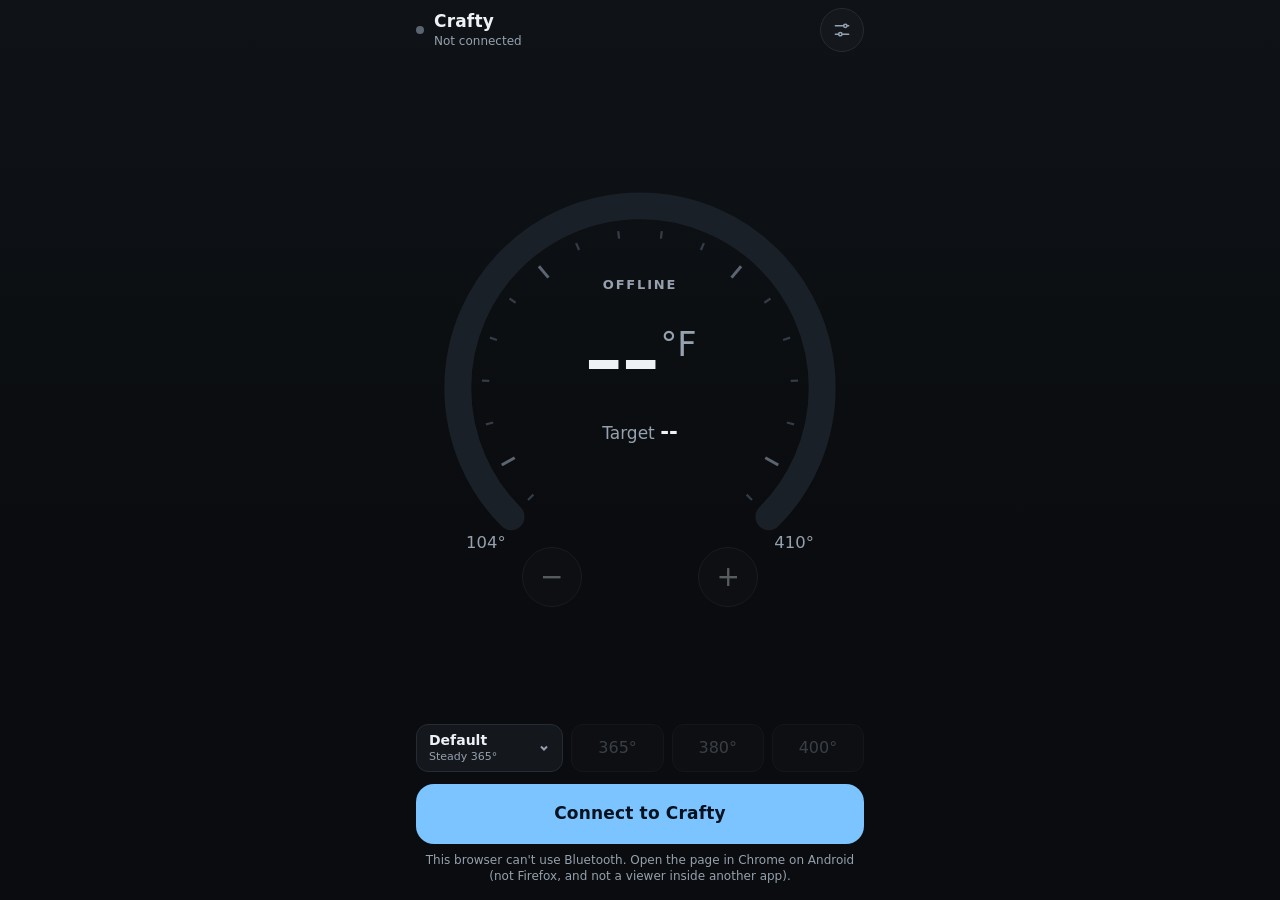
<file: crafty-r13.html>
<!doctype html>
<html lang="en">
<head>
<meta charset="utf-8">
<meta name="viewport" content="width=device-width,initial-scale=1,viewport-fit=cover,interactive-widget=resizes-content">
<meta name="theme-color" content="#0a0c0f">
<title>Crafty Remote</title>
<style>
/* Design system. One spacing scale (4/8/12/16/24), one type scale (12/13/15/17/20 + the big display number),
   44px minimum touch targets, system fonts (no web-font download, so the page draws instantly even offline).
   Performance rules: only transform/opacity animate; no SVG/CSS blur filters on anything that changes often;
   the script only touches the DOM when a value actually changed, at most once per frame. Dark only, by choice. */
:root{
  --bg:#0a0c0f; --bg-2:#0f1317; --surface:#14181d; --surface-2:#1a2027; --line:#252c35; --line-2:#333c47;
  --fg:#eef2f5; --muted:#95a1ae; --dim:#5b6571;
  --heat:#ff6a3d; --heat-2:#ffb547; --ready:#3ddc84; --super:#ff4d7d; --accent:#7cc4ff;
  --glow:transparent;
  --font:system-ui,-apple-system,"Segoe UI",Roboto,"Helvetica Neue",sans-serif;
  --r-lg:20px; --r-md:16px; --r-sm:12px; --hit:44px;
  color-scheme:dark;
}
*{box-sizing:border-box}
html,body{margin:0;height:100%;overflow:hidden;overscroll-behavior:none;background:var(--bg);color:var(--fg);font-family:var(--font);font-size:15px;line-height:1.35;-webkit-tap-highlight-color:transparent;-webkit-user-select:none;user-select:none}
body{position:fixed;inset:0;background:linear-gradient(180deg,var(--bg-2),var(--bg) 60%)}
[hidden]{display:none!important}
button{font:inherit;color:inherit;border:0;background:none;cursor:pointer;touch-action:manipulation;transition:transform .08s,background-color .15s,color .15s,border-color .15s,opacity .15s}
button:active:not(:disabled){transform:scale(.96)}
button:focus-visible,input:focus-visible,select:focus-visible,[role=slider]:focus-visible{outline:2px solid var(--accent);outline-offset:3px}
button:disabled{opacity:.35;cursor:default}
.num{font-variant-numeric:tabular-nums}

/* Ambient light behind the ring. Composited layer: only transform, opacity (and hue for Color cycle) animate. */
.orb{position:fixed;left:50%;top:38%;width:120vmin;height:120vmin;margin:-60vmin 0 0 -60vmin;border-radius:50%;pointer-events:none;z-index:0;will-change:transform,opacity;
  background:radial-gradient(closest-side,color-mix(in srgb,var(--glow) 36%,transparent),color-mix(in srgb,var(--glow) 10%,transparent) 55%,transparent);
  opacity:var(--orb,.5);transition:opacity .6s}
.l-breathe .orb{animation:breathe 7s ease-in-out infinite}
.l-breathe.heating .orb{animation-duration:2.8s}
.l-calm .orb{animation:breathe 11s ease-in-out infinite}
.l-cycle .orb{--glow:#ff5a8a!important;will-change:transform,opacity,filter;animation:cycle 18s linear infinite,breathe 6s ease-in-out infinite}
.l-minimal .orb{display:none}
@keyframes breathe{0%,100%{transform:scale(.88)}50%{transform:scale(1.04)}}
@keyframes cycle{to{filter:hue-rotate(360deg)}}

.app{position:relative;z-index:1;height:100dvh;display:flex;flex-direction:column;gap:12px;max-width:480px;margin:0 auto;
  padding:calc(env(safe-area-inset-top,0px) + 8px) max(16px,env(safe-area-inset-right,0px)) calc(env(safe-area-inset-bottom,0px) + 16px) max(16px,env(safe-area-inset-left,0px))}

/* Header: who you're connected to, battery, settings */
header{display:flex;align-items:center;justify-content:space-between;gap:12px;flex:none;min-height:var(--hit)}
.who{display:flex;align-items:center;gap:10px;min-width:0}
.dot{width:8px;height:8px;border-radius:50%;background:var(--dim);flex:none;transition:background-color .3s}
.dot.on{background:var(--ready)}
.dot.wait{background:var(--heat-2);animation:blink 1s ease-in-out infinite}
@keyframes blink{50%{opacity:.3}}
.who b{display:block;font-size:17px;font-weight:600;letter-spacing:.01em}
.who span{display:block;font-size:12px;color:var(--muted);white-space:nowrap;overflow:hidden;text-overflow:ellipsis}
.tools{display:flex;gap:8px;align-items:center;flex:none}
.chip{height:36px;display:inline-flex;align-items:center;gap:7px;padding:0 12px;border-radius:999px;background:var(--surface);border:1px solid var(--line);font-size:13px;color:var(--muted)}
.chip b{color:var(--fg);font-weight:600}
.iconbtn{width:var(--hit);height:var(--hit);border-radius:50%;display:grid;place-items:center;background:var(--surface);border:1px solid var(--line);color:var(--muted)}
.iconbtn svg{width:20px;height:20px;stroke:currentColor;fill:none;stroke-width:1.8;stroke-linecap:round;stroke-linejoin:round}
.batt{width:21px;height:11px;border:1.5px solid currentColor;border-radius:3px;position:relative}
.batt::after{content:"";position:absolute;right:-4px;top:2.5px;width:2px;height:3.5px;background:currentColor;border-radius:0 1px 1px 0}
.batt i{position:absolute;left:1px;top:1px;bottom:1px;width:0;border-radius:1px;background:var(--ready)}

/* The ring takes whatever height is left */
.stage{flex:1 1 auto;min-height:0;container-type:size;display:grid;place-items:center}
.ring{position:relative;width:min(100cqw,100cqh);aspect-ratio:1;touch-action:none;cursor:grab}
.ring.drag{cursor:grabbing}
.ring svg{position:absolute;inset:0;width:100%;height:100%;overflow:visible}
.scale{stroke:var(--line-2);stroke-width:1.5}
.scale.major{stroke:var(--dim);stroke-width:2}
.track{fill:none;stroke:var(--surface-2);stroke-width:18;stroke-linecap:round}
.fill{fill:none;stroke-width:18;stroke-linecap:round;transition:stroke-dashoffset .45s cubic-bezier(.3,.7,.3,1)}
.halo{fill:none;stroke-width:30;stroke-linecap:round;opacity:0;transition:stroke-dashoffset .45s cubic-bezier(.3,.7,.3,1),opacity .4s}
.ring.drag .fill,.ring.drag .halo{transition:none}
.knob{transition:transform .2s}
.ring.drag .knob{transition:none}
.knob circle.k{fill:var(--fg)}
.knob circle.h{fill:none;stroke:var(--fg);stroke-opacity:.18;stroke-width:10}
.ends{font-size:11px;fill:var(--muted);font-family:var(--font)}
.climb-bg{fill:none;stroke:var(--surface-2);stroke-width:3;stroke-linecap:round}
.climb-arc{fill:none;stroke:var(--heat-2);stroke-width:3;stroke-linecap:round;transition:stroke-dashoffset .5s}

.center{position:absolute;inset:0;display:flex;flex-direction:column;align-items:center;justify-content:center;text-align:center;pointer-events:none;padding-bottom:7%}
.state{font-size:clamp(11px,3.6cqmin,13px);font-weight:600;letter-spacing:.14em;text-transform:uppercase;color:var(--muted);transition:color .3s}
.state.heating{color:var(--heat)} .state.ready{color:var(--ready)}
.now{font-weight:200;font-size:clamp(52px,27cqmin,112px);line-height:1;letter-spacing:-.03em;margin:.06em 0 .05em}
.now sup{font-size:.3em;font-weight:500;vertical-align:1.15em;margin-left:3px;color:var(--muted);letter-spacing:0}
.tgt{font-size:clamp(13px,4.6cqmin,17px);color:var(--muted)}
.tgt b{font-weight:600;color:var(--fg);font-size:1.25em}
.ring.drag .tgt b{color:var(--accent)}
.eff{font-size:clamp(11px,3.6cqmin,13px);color:var(--heat-2);min-height:1.4em;margin-top:4px;max-width:70%}

/* − and + sit in the open bottom of the ring */
.nudge{position:absolute;left:0;right:0;bottom:1%;display:flex;justify-content:center;gap:26%;pointer-events:none}
.nudge button{pointer-events:auto;width:clamp(48px,16cqmin,60px);aspect-ratio:1;border-radius:50%;background:var(--surface);border:1px solid var(--line-2);font-size:clamp(22px,7cqmin,28px);font-weight:300;display:grid;place-items:center}
.nudge button:active:not(:disabled){background:var(--surface-2)}

/* Bowl and battery, side by side */
.strip{flex:none;display:grid;grid-template-columns:1fr;gap:8px}
.tile{min-width:0;padding:10px 14px 12px;border-radius:var(--r-md);background:var(--surface);border:1px solid var(--line);display:flex;flex-direction:column;gap:2px}
.tile .k{display:flex;align-items:center;justify-content:space-between;gap:6px;font-size:12px;font-weight:600;letter-spacing:.08em;text-transform:uppercase;color:var(--muted);min-height:24px}
.tile .v{font-size:22px;font-weight:500;line-height:1.15;white-space:nowrap}
.tile .v small{font-size:12px;font-weight:400;color:var(--muted);margin-left:4px}
.tile .s{font-size:12px;color:var(--muted);white-space:nowrap;overflow:hidden;text-overflow:ellipsis}
.badge{font-size:10px;font-weight:600;letter-spacing:.06em;padding:2px 6px;border-radius:6px;border:1px solid var(--line-2);color:var(--muted);text-transform:uppercase}
/* Small visual button with a full 44px tap area */

/* Profile + quick temps */
.quick{flex:none;display:grid;grid-template-columns:1.6fr 1fr 1fr 1fr;gap:8px}
#presets{display:contents}
.qbtn{min-height:48px;border-radius:var(--r-sm);background:var(--surface);border:1px solid var(--line);font-size:16px;font-weight:500;color:var(--muted)}
.qbtn.on{color:var(--fg);border-color:var(--accent);background:color-mix(in srgb,var(--accent) 14%,var(--surface))}
.prof{display:flex;align-items:center;justify-content:space-between;gap:6px;padding:0 12px;color:var(--fg);min-width:0;text-align:left}
.prof span{min-width:0;overflow:hidden}
.prof b,.prof small{display:block;white-space:nowrap;overflow:hidden;text-overflow:ellipsis}
.prof b{font-size:14px;font-weight:600}
.prof small{font-size:11px;color:var(--muted);font-weight:400}
.prof svg{width:12px;height:12px;flex:none;stroke:var(--muted);fill:none;stroke-width:2}
.prof.climb{border-color:color-mix(in srgb,var(--heat-2) 55%,var(--line))}
.prof.climb small{color:var(--heat-2)}

.main{flex:none;min-height:60px;border-radius:18px;font-size:17px;font-weight:600;letter-spacing:.01em;display:flex;align-items:center;justify-content:center;gap:10px}
.mainrow{flex:none;display:flex;gap:8px}
.mainrow .main{flex:1;min-width:0}
.main.connect{background:var(--accent);color:#04121f}
.main.on{background:linear-gradient(135deg,var(--heat-2),var(--heat));color:#1d0a03}
.main.off{background:var(--surface-2);border:1px solid var(--line-2)}
.main .spin{width:16px;height:16px;border-radius:50%;border:2px solid currentColor;border-right-color:transparent;animation:spin .7s linear infinite}
@keyframes spin{to{transform:rotate(360deg)}}
.hint{flex:none;margin:-4px 8px 0;text-align:center;font-size:12px;color:var(--muted)}
.btn[aria-disabled=true]{opacity:.4}
/* Before the first connection the estimates have nothing to show, so they step aside */
.app.offline .strip{display:none}

/* Toasts sit above the sheets so an Undo is always reachable. Tap one to dismiss it. */
.toast{position:fixed;left:max(16px,env(safe-area-inset-left,0px));right:max(16px,env(safe-area-inset-right,0px));bottom:calc(env(safe-area-inset-bottom,0px) + 92px);max-width:448px;margin:0 auto;display:flex;align-items:center;gap:10px;font-size:14px;line-height:1.45;color:var(--fg);background:#1f262f;border:1px solid var(--line-2);border-radius:14px;padding:10px 12px;box-shadow:0 10px 30px rgba(0,0,0,.5);z-index:12;animation:pop .18s ease-out}
@keyframes pop{from{opacity:0;transform:translateY(8px)}}
.toast.err{color:#ffd8cd;background:#2a1712;border-color:#5a2c20}
.toast span{flex:1;min-width:0}
.toast .tact{flex:none;font-weight:600;min-height:var(--hit);padding:0 14px;border-radius:10px;background:var(--surface-2);border:1px solid var(--line-2);color:var(--accent)}

/* Sheets slide up from the bottom. Close with Done, a tap outside, a swipe down, or the phone's Back button. */
.scrim{position:fixed;inset:0;background:rgba(0,0,0,.55);opacity:0;pointer-events:none;transition:opacity .25s;z-index:8}
.sheet{position:fixed;left:0;right:0;bottom:0;max-width:480px;margin:0 auto;z-index:9;background:var(--surface);border:1px solid var(--line);border-bottom:0;border-radius:24px 24px 0 0;
  padding:6px max(16px,env(safe-area-inset-right,0px)) calc(env(safe-area-inset-bottom,0px) + 16px) max(16px,env(safe-area-inset-left,0px));
  transform:translateY(105%);transition:transform .28s cubic-bezier(.3,.7,.3,1);will-change:transform;display:flex;flex-direction:column;max-height:88dvh}
.sheet.dragging{transition:none}
.open .scrim{opacity:1;pointer-events:auto}
.open .sheet{transform:none}
.shead{flex:none;touch-action:none;padding-bottom:8px}
.grab{width:40px;height:4px;border-radius:2px;background:var(--line-2);margin:4px auto 8px}
.shead .bar2{display:flex;align-items:center;justify-content:space-between;gap:12px}
.shead h2{margin:0;font-size:20px;font-weight:600}
.shead h2 .ver{font-size:12px;font-weight:500;color:var(--muted);margin-left:6px;letter-spacing:.02em}
.scroll{overflow-y:auto;scrollbar-width:none;display:flex;flex-direction:column;gap:6px;padding-bottom:4px;overscroll-behavior:contain}
.scroll::-webkit-scrollbar{display:none}
/* A scrolling column must never squeeze its contents: a box with overflow:hidden (like .group) would otherwise
   shrink to just its border when the sheet is shorter than its content. Everything inside keeps its full height and the column scrolls. */
.scroll>*{flex-shrink:0}
.glabel{font-size:12px;font-weight:600;letter-spacing:.08em;text-transform:uppercase;color:var(--muted);margin:12px 4px 2px}
.glabel:first-child{margin-top:2px}
.group{background:var(--surface-2);border:1px solid var(--line);border-radius:var(--r-md);overflow:hidden}
.row{min-height:56px;padding:10px 14px;display:flex;align-items:center;justify-content:space-between;gap:12px;border-top:1px solid var(--line)}
.group>.row:first-child,.group>.row[hidden]+.row{border-top:0}
.row>div{min-width:0}
.row b{display:block;font-weight:500}
.row small{display:block;font-size:12px;color:var(--muted);margin-top:2px}
.row.stack{flex-direction:column;align-items:stretch}
.val{font-weight:600;white-space:nowrap}
.btn{min-height:var(--hit);padding:0 16px;border-radius:var(--r-sm);background:var(--surface);border:1px solid var(--line-2);font-size:14px;font-weight:500;white-space:nowrap}
.btn.primary{background:var(--accent);color:#04121f;border-color:var(--accent);font-weight:600}
.btn.danger{color:#ff9b86}
.btn.wide{width:100%}
.note{font-size:12px;color:var(--muted);line-height:1.5;padding:0 4px}
.note b{color:var(--fg);font-weight:600}
.warn{font-size:13px;line-height:1.45;color:#ffd8cd;background:#2a1712;border:1px solid #5a2c20;border-radius:var(--r-sm);padding:10px 12px}
input[type=range]{width:100%;height:var(--hit);accent-color:var(--accent);margin:0}
/* On/off switch */
.switch{position:relative;flex:none;width:52px;height:32px;border-radius:16px;background:var(--line-2);transition:background-color .2s}
.switch::before{content:"";position:absolute;inset:-6px -4px}
.switch::after{content:"";position:absolute;top:3px;left:3px;width:26px;height:26px;border-radius:50%;background:var(--fg);transition:transform .2s}
.switch[aria-checked=true]{background:var(--accent)}
.switch[aria-checked=true]::after{transform:translateX(20px)}
.switch:active:not(:disabled){transform:none}
/* Segmented choice */
.seg{display:grid;grid-auto-flow:column;grid-auto-columns:1fr;gap:4px;padding:3px;border-radius:var(--r-sm);background:var(--surface);border:1px solid var(--line)}
.seg button{min-height:var(--hit);padding:0 10px;border-radius:9px;font-size:14px;color:var(--muted)}
.seg button.on{background:var(--surface-2);color:var(--fg);box-shadow:0 0 0 1px var(--line-2)}
.stepper{display:flex;align-items:center;gap:2px;background:var(--surface);border:1px solid var(--line);border-radius:var(--r-sm);padding:2px;flex:none}
.stepper button{width:var(--hit);height:40px;border-radius:9px;font-size:20px}
.stepper output{min-width:48px;text-align:center;font-size:16px;font-weight:500}
.chips{display:grid;grid-template-columns:repeat(3,1fr);gap:6px;padding:10px 14px 12px}
.chips.two{grid-template-columns:1fr 1fr}
.chips button{min-height:var(--hit);padding:4px 6px;border-radius:var(--r-sm);background:var(--surface);border:1px solid var(--line);font-size:13px;color:var(--muted);line-height:1.2}
.chips button.on{border-color:var(--accent);color:var(--fg);background:color-mix(in srgb,var(--accent) 12%,var(--surface))}
/* History */
.life{display:grid;grid-template-columns:1fr 1fr;gap:8px}
.life div{padding:10px 12px;border-radius:var(--r-sm);background:var(--surface-2);border:1px solid var(--line);font-size:12px;color:var(--muted)}
.life b{display:block;font-size:18px;font-weight:500;color:var(--fg)}
.hrow{padding:10px 12px;border-radius:var(--r-sm);background:var(--surface-2);border:1px solid var(--line)}
.hrow b{font-weight:500;font-size:14px}
.hrow div{font-size:12px;color:var(--muted);margin-top:2px}
/* Profiles */
.prow{display:flex;align-items:center;gap:8px;padding:6px 8px 6px 14px;min-height:60px;border-top:1px solid var(--line)}
.prow:first-child{border-top:0}
.prow.on{background:color-mix(in srgb,var(--accent) 10%,transparent)}
.prow .pick{flex:1;min-width:0;text-align:left;min-height:var(--hit);display:flex;align-items:center;gap:10px}
.prow .pick i{width:18px;height:18px;border-radius:50%;border:2px solid var(--line-2);flex:none}
.prow.on .pick i{border:5px solid var(--accent)}
.prow .pick b{display:block;font-weight:500;white-space:nowrap;overflow:hidden;text-overflow:ellipsis}
.prow .pick small{display:block;font-size:12px;color:var(--muted)}
.form{display:grid;grid-template-columns:1fr 1fr;gap:12px;padding:12px 14px 14px}
.form label{display:flex;flex-direction:column;gap:5px;font-size:12px;color:var(--muted);min-width:0}
.form .wide{grid-column:1/-1}
.form input,.form select{font:inherit;font-size:16px;color:var(--fg);background:var(--surface);border:1px solid var(--line-2);border-radius:10px;padding:0 12px;min-height:var(--hit);width:100%;-webkit-user-select:text;user-select:text}
.form input:disabled{opacity:.45}
.form .hintline{grid-column:1/-1;font-size:12px;color:var(--heat-2);min-height:1.2em;margin-top:-4px}
.btns{display:flex;gap:8px;grid-column:1/-1}
.btns .btn{flex:1}

@media (max-height:640px){ .tile .s{display:none} .hint{display:none} .quick .qbtn{min-height:44px} .main{min-height:54px} }
/* Phone turned sideways: ring on the left, controls on the right, still one screen */
@media (orientation:landscape) and (max-height:560px){
  .app{max-width:920px;display:grid;grid-template-columns:minmax(0,1fr) minmax(0,1.1fr);grid-template-rows:auto 1fr auto auto auto;column-gap:20px}
  header{grid-column:1/-1}
  .stage{grid-column:1;grid-row:2/6}
  .strip{grid-column:2;grid-row:2;align-self:end}
  .quick{grid-column:2;grid-row:3}
  .mainrow{grid-column:2;grid-row:4}
  .hint{grid-column:2;grid-row:5}
  .sheet{max-height:94dvh}
}
@media (prefers-reduced-motion:reduce){*,*::before,*::after{transition:none!important;animation:none!important}}
</style>
</head>
<body class="l-breathe">
<div class="orb" id="orb" aria-hidden="true"></div>
<div class="app offline" id="app">
  <header>
    <div class="who"><i class="dot" id="dot"></i><div><b id="devTitle">Crafty</b><span id="devName">Not connected</span></div></div>
    <div class="tools">
      <span class="chip num" id="battChip" hidden><span class="batt"><i id="battFill"></i></span><b id="battPct">--</b></span>
      <button class="iconbtn" id="gearBtn" aria-label="Settings"><svg viewBox="0 0 24 24"><path d="M4 7h10M18 7h2M4 17h4M12 17h8"/><circle cx="16" cy="7" r="2"/><circle cx="10" cy="17" r="2"/></svg></button>
    </div>
  </header>

  <section class="stage">
    <div class="ring" id="ring" role="slider" tabindex="0" aria-label="Target temperature" aria-valuemin="40" aria-valuemax="210">
      <svg viewBox="0 0 300 300" aria-hidden="true">
        <defs>
          <linearGradient id="gHeat" x1="0" y1="1" x2="1" y2="0"><stop offset="0" stop-color="#ffb547"/><stop offset="1" stop-color="#ff5a36"/></linearGradient>
          <linearGradient id="gReady" x1="0" y1="1" x2="1" y2="0"><stop offset="0" stop-color="#7cf0b0"/><stop offset="1" stop-color="#2fd07a"/></linearGradient>
          <linearGradient id="gIdle" x1="0" y1="1" x2="1" y2="0"><stop offset="0" stop-color="#5a6470"/><stop offset="1" stop-color="#8b96a3"/></linearGradient>
        </defs>
        <g id="scale"></g>
        <path class="track" id="track"/>
        <path class="halo" id="halo"/>
        <path class="fill" id="fill"/>
        <path class="climb-bg" id="climbBg" opacity="0"/>
        <path class="climb-arc" id="climbArc" opacity="0"/>
        <text class="ends" id="endLo" text-anchor="middle"></text>
        <text class="ends" id="endHi" text-anchor="middle"></text>
        <g class="knob" id="knob" opacity="0"><circle class="h" r="15"/><circle class="k" r="10"/></g>
      </svg>
      <div class="center">
        <div class="state" id="state">Offline</div>
        <div class="now num"><span id="nowNum">--</span><sup id="nowUnit">°F</sup></div>
        <div class="tgt num">Target <b id="target">--</b></div>
        <div class="eff" id="eff"></div>
      </div>
      <div class="nudge">
        <button id="minus" aria-label="Lower target" disabled>−</button>
        <button id="plus" aria-label="Raise target" disabled>+</button>
      </div>
    </div>
  </section>

  <div class="strip" id="strip">
    <div class="tile">
      <div class="k">Battery <span class="badge" id="fcConf" hidden>estimate</span></div>
      <div class="v num" id="fcMain">--</div>
      <div class="s" id="fcSub">Connect to estimate</div>
    </div>
  </div>

  <div class="quick">
    <button class="qbtn prof" id="profBtn" aria-label="Profiles and terpenes"><span><b id="profName">Default</b><small id="profSub">Steady</small></span><svg viewBox="0 0 12 12"><path d="M3 4.5 6 7.5 9 4.5"/></svg></button>
    <div id="presets"></div>
  </div>

  <div class="mainrow">
    <button class="main connect" id="mainBtn"><i class="spin" id="mainSpin" hidden></i><span id="mainTxt">Connect to Crafty</span></button>
  </div>
  <p class="hint" id="hint">Press the Crafty's button once to wake it, then tap Connect.</p>
</div>

<div class="toast" id="toast" role="status" hidden></div>

<div id="sheetWrap">
  <div class="scrim" id="scrim"></div>
  <div class="sheet" id="sheet" role="dialog" aria-label="Settings">
    <div class="shead"><div class="grab"></div><div class="bar2"><h2>Settings <small class="ver" id="verTag"></small></h2><button class="btn" id="setDone">Done</button></div></div>
    <div class="scroll">
      <div class="warn" id="storeNote" hidden></div>

      <div class="glabel" role="heading" aria-level="2">Your Crafty</div>
      <div class="group">
        <div class="row"><div><b id="fwTitle">Not connected</b><small id="fwInfo">Connect to see details</small></div><button class="btn" id="discBtn" disabled>Disconnect</button></div>
        <div class="row"><div><b>Boost amount</b><small>Added on top when you start boost with the Crafty's button</small></div>
          <div class="stepper"><button id="bMinus" aria-label="Less boost" disabled>−</button><output class="num" id="boostVal">--</output><button id="bPlus" aria-label="More boost" disabled>+</button></div></div>
        <div class="row stack"><div class="bar2" style="display:flex;justify-content:space-between"><b>LED brightness</b><span class="val num" id="ledVal">--</span></div>
          <input type="range" id="led" min="0" max="100" step="5" aria-label="LED brightness" disabled></div>
        <div class="row"><div><b>Find my Crafty</b><small>Buzzes and blinks for about 30 seconds</small></div><button class="btn" id="findBtn" disabled>Find</button></div>
      </div>

      <div class="glabel" role="heading" aria-level="2">Display</div>
      <div class="group">
        <div class="row"><b>Temperature in</b><div class="seg" style="width:140px"><button id="unitF">°F</button><button id="unitC">°C</button></div></div>
        <div class="row" style="padding-bottom:0;min-height:44px"><div><b>Screen lighting</b><small>The glow behind the dial. The Crafty's own light only takes a brightness.</small></div></div>
        <div class="chips" id="lights"></div>
      </div>

      <div class="glabel" role="heading" aria-level="2">Diagnostics</div>
      <div class="group">
        <div class="row"><div><b>Record raw data</b><small>Saves every reading from the Crafty, to share if something misbehaves</small></div><button class="switch" id="recBtn" role="switch" aria-checked="false" aria-label="Record raw data"></button></div>
        <div class="row" id="recRow" hidden><div><b id="recTitle">Recording</b><small id="recInfo">0 readings</small></div><div style="display:flex;gap:8px"><button class="btn" id="recClear">Clear</button><button class="btn primary" id="recShare">Share</button></div></div>
      </div>

      <div class="glabel" role="heading" aria-level="2">Stats</div>
      <div class="group">
        <div class="row"><div><b>History</b><small>Your sessions and the Crafty's lifetime heater time</small></div><button class="btn" id="histBtn">Open</button></div>
        <div class="row"><div><b>Battery health</b><small id="healthSub">Learning</small></div><span class="val num" id="healthVal">--</span></div>
        <div class="row"><div><b>Reset learning</b><small>Forget what the battery estimate and your usual session length have learned</small></div><button class="btn danger" id="resetFc">Reset</button></div>
      </div>

      <div class="glabel" role="heading" aria-level="2">Help</div>
      <p class="note"><b>Trouble connecting?</b> Use Chrome on Android with Bluetooth on (and Location, on Android 11 or older). Press the Crafty's button once to wake it, and close the S&amp;B web app or any other phone connected to it.</p>
      <p class="note">Drag the ring or tap − and + to set the temperature. The page keeps to the Crafty's own 40–210 °C range. Boost and superboost can only be started with the button on the Crafty. Battery figures are estimates that learn from how you use it.</p>
      <p class="note" id="verNote"></p>
    </div>
  </div>
</div>

<div id="histWrap">
  <div class="scrim" id="histScrim"></div>
  <div class="sheet" id="histSheet" role="dialog" aria-label="History">
    <div class="shead"><div class="grab"></div><div class="bar2"><h2>History</h2><button class="btn" id="histClose">Done</button></div></div>
    <div class="scroll">
      <div class="life" id="life"></div>
      <div class="glabel" role="heading" aria-level="2">Sessions</div>
      <div style="display:flex;flex-direction:column;gap:6px" id="histList"></div>
      <div class="row" style="border:0;padding:8px 4px"><span class="note" style="padding:0">Kept on this phone only. Battery use is an estimate.</span><button class="btn danger" id="histClear">Clear</button></div>
    </div>
  </div>
</div>

<div id="profWrap">
  <div class="scrim" id="profScrim"></div>
  <div class="sheet" id="profSheet" role="dialog" aria-label="Profiles">
    <div class="shead"><div class="grab"></div><div class="bar2"><h2 id="profTitle">Profiles</h2><button class="btn" id="profDone">Done</button></div></div>
    <div class="scroll">
      <div id="profListView">
        <div class="glabel" role="heading" aria-level="2">Profiles</div>
        <div class="group" id="profList"></div>
        <button class="btn wide" id="profNew" style="margin-top:8px">New profile</button>
        <p class="note" style="margin-top:8px">A climb profile starts low and steps up on its own every few minutes at temperature, so you get flavor first and the rest later.</p>
        <div class="glabel" role="heading" aria-level="2">Aim for a terpene</div>
        <div class="group"><div class="chips two" id="terps"></div></div>
        <p class="note" id="terpNote">Sets the temperature near where that terpene boils. Flower always gives off a mix, so this leans the flavor, it doesn't isolate one.</p>
      </div>
      <div id="profEditView" hidden>
        <div class="group">
          <div class="form">
            <label class="wide">Name<input id="pfName" maxlength="24" autocomplete="off" enterkeyhint="done"></label>
            <div class="seg wide"><button id="pfSteady" type="button">Steady</button><button id="pfClimb" type="button">Climb</button></div>
            <label class="wide">Start from a terpene<select id="pfTerp"></select></label>
            <label>Start temp <span class="pfU"></span><input id="pfBase" type="number" inputmode="numeric"></label>
            <label class="climbOnly">Top temp <span class="pfU"></span><input id="pfMax" type="number" inputmode="numeric"></label>
            <label class="climbOnly">Step up by <span class="pfU"></span><input id="pfStep" type="number" inputmode="numeric"></label>
            <label class="climbOnly">Every (minutes at temp)<input id="pfMins" type="number" inputmode="numeric" step="1" min="1" max="15"></label>
            <div class="hintline climbOnly" id="pfHint"></div>
            <label class="wide">Screen lighting<select id="pfLight"></select></label>
            <div class="btns"><button class="btn danger" id="pfDel" type="button">Delete</button><button class="btn" id="pfCancel" type="button">Cancel</button><button class="btn primary" id="pfSave" type="button">Save</button></div>
          </div>
        </div>
      </div>
    </div>
  </div>
</div>

<script>
"use strict";
const VERSION = "2026-11-25 r13"; // bump on every build; tests/layout.test.js fails if the page changes without it
// ---- Protocol (from the open-source reactive-volcano-app, storzandbickel-ble and gocrafty projects) ----
const SUFFIX = "-4c45-4b43-4942-265a524f5453";
const U = h => h.padStart(8, "0") + SUFFIX;
const SVC = { s1: U("1"), s2: U("2"), s3: U("3") };
const CH = {
  current:   ["s1", U("11")], // °C x10 (0.1 °C steps), notify
  target:    ["s1", U("21")], // °C x10, read/write (°F x10 when the Crafty is set to °F)
  boost:     ["s1", U("31")], // boost offset °C x10, read/write
  battery:   ["s1", U("41")], // %, notify
  led:       ["s1", U("51")], // 0-100
  heaterOn:  ["s1", U("81")], // write 0x0000
  heaterOff: ["s1", U("91")], // write 0x0000
  firmware:  ["s2", U("32")], // text, e.g. "V03.10"
  serial:    ["s2", U("52")], // text, first 8 chars
  project:   ["s3", U("93")], // bit4 heater, bit5 boost, bit6 superboost, bit8 at temperature
  status2:   ["s3", U("1c3")], // bit2 setpoint reached (pulses ~2 s), bit3 find device
  power:     ["s3", U("83")],  // bit0 charger connected
  useHours:  ["s3", U("23")],  // lifetime heater use, whole hours
  useMins:   ["s3", U("1e3")]  // ...plus minutes (firmware 2.51 and newer)
};
// Undocumented diagnostics seen on older firmware (forum reverse-engineering): battery and heater voltage, battery
// current, raw sensor temperatures. Only read while "Record raw data" is on, so a recording shows what the Crafty reports.
const DIAG = ["63", "73", "b3", "c3", "d3", "e3", "f3", "103", "113", "71"];
const LIM = { MIN: 40, MAX: 210, BOOST_MAX: 30 };
// Timing for connecting and for getting the Crafty back after a dropout. Kept in one object so it's easy to tune.
const CFG = { connectTimeout: 12000, opTimeout: 6000, retryDelays: [1000, 2000, 4000, 8000, 15000, 30000, 30000], resumeWindow: 5 * 60000 };
const BIT = { HEATER: 1 << 4, BOOST: 1 << 5, SUPER: 1 << 6, ATTEMP: 1 << 8, READY: 1 << 2, FIND: 1 << 3 };

const clamp = (v, a, b) => Math.max(a, Math.min(b, v));
const u16 = dv => !dv || dv.byteLength === 0 ? 0 : dv.byteLength === 1 ? dv.getUint8(0) : dv.getUint16(0, true);
const enc16 = v => { const b = new ArrayBuffer(2); new DataView(b).setUint16(0, Math.round(v) & 0xffff, true); return b; };
const text = dv => new TextDecoder().decode(new Uint8Array(dv.buffer, dv.byteOffset, dv.byteLength)).replace(/\0+$/, "").trim();
const hex = dv => !dv || !dv.byteLength ? "" : Array.from(new Uint8Array(dv.buffer, dv.byteOffset, dv.byteLength), x => x.toString(16).padStart(2, "0")).join(" ");
const shortId = uuid => String(uuid).slice(0, 8).replace(/^0+/, "");
const nowMs = () => Date.now();

// ---- Saved data ----
// Everything is kept in this browser's localStorage. Every read is checked and falls back to a safe default,
// so cleared, blocked, full or damaged storage can never stop the page from working.
// SCHEMA goes up whenever a saved shape changes; a page older than the saved data won't overwrite it.
// 2: pulls measured relative to your usual pull; climb profiles step by % of the bowl.
// 3 (r13): pull counting and the bowl estimate removed. Climb profiles step every few minutes at temperature.
const SCHEMA = 3;
const KEY = { unit: "crafty-unit", model: "crafty-model-v2", bowl: "crafty-bowl" /* the live session and climb clock; the name is older than the change */, prof: "crafty-profiles", light: "crafty-light", hist: "crafty-history", schema: "crafty-schema" };
const store = {
  ok: true, readOnly: false, damaged: [], full: false,
  raw(k) { try { return localStorage.getItem(k); } catch (e) { store.ok = false; return null; } },
  // Parsed JSON, or null when missing. Damaged data is set aside under "<key>-damaged" (not thrown away) and reported.
  json(k) {
    const s = store.raw(k); if (s == null) return null;
    try { return JSON.parse(s); } catch (e) {
      store.damaged.push(k);
      try { localStorage.setItem(k + "-damaged", s); localStorage.removeItem(k); } catch (x) {}
      return null;
    }
  },
  set(k, v, onFull) {
    if (!store.ok || store.readOnly) return false;
    try { localStorage.setItem(k, typeof v === "string" ? v : JSON.stringify(v)); return true; }
    catch (e) {
      if (/quota/i.test(e && (e.name + e.message)) && onFull && onFull()) return store.set(k, v); // make room, try once more
      if (!store.full) { store.full = true; toast("This phone's storage for the page is full, so recent changes aren't being saved.", 0, null, "err"); }
      return false;
    }
  }
};
(function checkSchema() {
  const v = parseInt(store.raw(KEY.schema), 10);
  if (v > SCHEMA) store.readOnly = true; // saved by a newer version of this page: read it, don't overwrite it
  else if (v !== SCHEMA && store.ok) { try { localStorage.setItem(KEY.schema, String(SCHEMA)); } catch (e) { store.ok = false; } }
})();
// Pull counting was removed in r13: soft and medium pulls don't show in anything the Crafty reports over Bluetooth.
// What older pages saved for it (detector settings, labeled sessions) is removed quietly, so nothing stale lingers.
const GONE = ["crafty-pd", "crafty-label", "crafty-label-rows", "crafty-label-done", "crafty-label-temp"];
(function dropPullData() {
  if (!store.ok || store.readOnly) return;
  for (const k of GONE) for (const x of [k, k + "-damaged"]) { try { localStorage.removeItem(x); } catch (e) {} }
})();
const num = (v, d, lo = -Infinity, hi = Infinity) => typeof v === "number" && isFinite(v) ? clamp(v, lo, hi) : d;

// ---- State ----
const S = { device: null, svcs: {}, chars: {}, connected: false, connecting: false, current: null, target: null, boost: null,
            battery: null, led: null, project: 0, status2: 0, power: 0, seen: {}, lifeH: null, lifeM: null, fw: "", serial: "",
            unit: "F", devF: false, pending: false, dragging: false,
            reconnecting: false, userDisc: false, lostAt: 0, retryT: null, everConnected: false };
{ const u = store.raw(KEY.unit); if (u === "C" || u === "F") S.unit = u; }

// ---- Bluetooth operations ----
// The Crafty takes one operation at a time. Writes (your taps) jump ahead of background reads, a read that's
// already waiting isn't queued twice, and nothing can wait forever: a stuck operation times out and the next one runs.
const withTimeout = (p, ms) => new Promise((res, rej) => {
  const t = setTimeout(() => rej(ERR("TimeoutError")), ms);
  p.then(v => { clearTimeout(t); res(v); }, e => { clearTimeout(t); rej(e); });
});
const ERR = (name, message = "") => Object.assign(new Error(message), { name });
const ops = []; let opBusy = false;
function gatt(fn, o = {}) {
  if (o.key) { const q = ops.find(x => x.key === o.key); if (q) return q.p; }
  const op = { fn, key: o.key || null, prio: !!o.prio, timeout: o.timeout || CFG.opTimeout };
  op.p = new Promise((res, rej) => { op.res = res; op.rej = rej; });
  if (op.prio) { const i = ops.findIndex(x => !x.prio); i < 0 ? ops.push(op) : ops.splice(i, 0, op); } else ops.push(op);
  pump();
  return op.p;
}
async function pump() {
  if (opBusy) return;
  const op = ops.shift(); if (!op) return;
  opBusy = true;
  try { op.res(await withTimeout(Promise.resolve().then(op.fn), op.timeout)); } catch (e) { op.rej(e); }
  opBusy = false; pump();
}
const flushOps = () => { for (const op of ops.splice(0)) op.rej(ERR("NetworkError", "disconnected")); };
const read = k => S.chars[k] ? gatt(() => S.chars[k].readValue(), { key: "r:" + k }) : Promise.resolve(null);
const write = (k, buf) => {
  if (!S.chars[k]) return Promise.reject(new Error("your Crafty doesn't offer this over Bluetooth"));
  rec("write", k, hex(new DataView(buf)), u16(new DataView(buf)));
  return gatt(() => (S.chars[k].writeValueWithResponse || S.chars[k].writeValue).call(S.chars[k], buf), { prio: true });
};

// ---- Raw data recorder (Settings > Diagnostics) ----
// Off by default. While on, every reading and write is kept in memory with a timestamp, and every characteristic
// the Crafty offers is listed once, so a problem can be looked into from real data.
// Nothing is sent anywhere: Share hands a CSV file to the phone's share sheet (or saves it to Downloads).
const REC = { on: false, rows: [], t0: 0, dropped: 0, probed: false, probing: false, diag: [], max: 60000 };
function rec(kind, key, a = "", b = "", note = "") {
  if (!REC.on) return;
  if (REC.rows.length >= REC.max) { REC.rows.splice(0, 10000); REC.dropped += 10000; }
  REC.rows.push([nowMs(), kind, key, a, b, note]);
  render();
}
// ---- Units ----
const toU = c => S.unit === "F" ? c * 9 / 5 + 32 : c;
const fromU = v => S.unit === "F" ? (v - 32) * 5 / 9 : v;
const dU = c => S.unit === "F" ? c * 9 / 5 : c;
const fmt = c => c == null ? "--" : String(Math.round(toU(c)));
const PRESETS = { C: [185, 195, 205], F: [365, 380, 400] };
const snapC = c => clamp(fromU(Math.round(toU(c))), LIM.MIN, LIM.MAX); // whole display degrees
// A Crafty set to Fahrenheit reports its target in °F x10 (above 210 can only be °F). Its current temperature is
// assumed to follow the same setting.
const fToC = f => (f - 32) / 1.8;
function readTarget(dv) { const t = u16(dv) / 10; if (t > LIM.MAX) { S.devF = true; return fToC(t); } if (t >= LIM.MIN) S.devF = false; return t; }
// Above 260 can only be °F (the chamber never gets that hot in °C), so it also catches °F before the target is read
function readCurrent(dv) { const t = u16(dv) / 10; if (t > 260 && t <= 450) S.devF = true; return S.devF ? fToC(t) : t; }
// Writes go back in the Crafty's own unit. The boost offset is assumed to follow it too (a difference, so x1.8);
// whatever the truth, reading then rewriting it gives back the same raw number.
const rawTarget = c => enc16((S.devF ? c * 1.8 + 32 : c) * 10);
const rawBoost = c => enc16((S.devF ? c * 1.8 : c) * 10);

// ---- DOM helpers ----
// Lookups are cached, and put() only touches the page when a value really changed. Updates are drawn at most
// once per frame (render() just asks for a frame), so a burst of Bluetooth readings costs one redraw.
const EL = {};
const $ = id => EL[id] || (EL[id] = document.getElementById(id));
const memo = new WeakMap();
function put(el, k, v) {
  let m = memo.get(el); if (!m) memo.set(el, m = {});
  if (m[k] === v) return;
  m[k] = v;
  if (k === "text") el.textContent = v;
  else if (k === "class") el.className = v;
  else if (k === "hidden" || k === "disabled") el[k] = v;
  else if (k[0] === "@") el.setAttribute(k.slice(1), v);
  else if (k[0] === "-") el.style.setProperty(k, v);
  else el.style[k] = v;
}
let booted = false, framePending = false;
const raf = typeof requestAnimationFrame === "function" ? requestAnimationFrame : f => setTimeout(f, 16);
function render() {
  if (!booted || framePending) return;
  framePending = true;
  raf(() => { framePending = false; draw(); });
}

// ---- Ring geometry (viewBox 300x300) ----
const CX = 150, CY = 150, R = 122, ARC0 = 135, SWEEP = 270;
const pt = (deg, r = R) => { const a = deg * Math.PI / 180; return [CX + r * Math.cos(a), CY + r * Math.sin(a)]; };
const frac = c => clamp((c - LIM.MIN) / (LIM.MAX - LIM.MIN), 0, 1);
const arcD = r => { const [x0, y0] = pt(ARC0, r), [x1, y1] = pt(ARC0 + SWEEP, r); return `M${x0.toFixed(2)} ${y0.toFixed(2)} A${r} ${r} 0 1 1 ${x1.toFixed(2)} ${y1.toFixed(2)}`; };
const arcLen = r => 2 * Math.PI * r * SWEEP / 360;
const ARCLEN = arcLen(R), CLIMBLEN = arcLen(R - 34);
(function drawRing() {
  for (const id of ["track", "fill", "halo"]) $(id).setAttribute("d", arcD(R));
  for (const id of ["climbBg", "climbArc"]) $(id).setAttribute("d", arcD(R - 34));
  for (const [id, len] of [["fill", ARCLEN], ["halo", ARCLEN], ["climbArc", CLIMBLEN]]) { $(id).style.strokeDasharray = len; $(id).style.strokeDashoffset = len; }
  // Scale ticks every 10 °C, longer every 50
  let html = "";
  for (let c = LIM.MIN; c <= LIM.MAX; c += 10) {
    const a = ARC0 + SWEEP * frac(c), major = c % 50 === 0;
    const [ax, ay] = pt(a, R - 16), [bx, by] = pt(a, R - (major ? 26 : 21));
    html += `<line class="scale${major ? " major" : ""}" x1="${ax.toFixed(1)}" y1="${ay.toFixed(1)}" x2="${bx.toFixed(1)}" y2="${by.toFixed(1)}"/>`;
  }
  $("scale").innerHTML = html;
  const [lx, ly] = pt(ARC0, R + 24), [hx, hy] = pt(ARC0 + SWEEP, R + 24);
  $("endLo").setAttribute("x", lx.toFixed(1)); $("endLo").setAttribute("y", (ly + 4).toFixed(1));
  $("endHi").setAttribute("x", hx.toFixed(1)); $("endHi").setAttribute("y", (hy + 4).toFixed(1));
})();

const effTarget = () => clamp((S.target || 0) + ((S.project & BIT.BOOST) || (S.project & BIT.SUPER) ? (S.boost || 0) : 0), LIM.MIN, LIM.MAX);
const heatingNow = () => S.connected && !!(S.project & BIT.HEATER);
const readyNow = () => heatingNow() && !S.dragging && (!!(S.project & BIT.ATTEMP) ||
  (S.current != null && S.target != null && Math.abs(S.current - effTarget()) <= 2));

function draw() {
  const on = S.connected, heating = heatingNow(), ready = readyNow();
  const boost = !!(S.project & BIT.BOOST), sup = !!(S.project & BIT.SUPER);

  put($("app"), "class", "app" + (!on && !S.reconnecting ? " offline" : ""));
  put($("nowNum"), "text", fmt(S.current));
  put($("nowUnit"), "text", "°" + S.unit);
  put($("target"), "text", S.target == null ? "--" : fmt(S.target) + "°");
  put($("endLo"), "text", fmt(LIM.MIN) + "°");
  put($("endHi"), "text", fmt(LIM.MAX) + "°");

  // The line under the target: what matters most right now
  const eff = sup ? "Superboost on" : boost && S.boost ? `Boost on, heading to ${fmt(effTarget())}°`
    : climbText() || terpText() || (heating && !ready ? "Heating up" : "");
  put($("eff"), "text", eff);

  const st = $("state");
  put(st, "class", "state" + (on && ready ? " ready" : heating ? " heating" : ""));
  put(st, "text", S.reconnecting ? "Reconnecting" : S.connecting ? "Connecting" : !on ? (S.device ? "Disconnected" : "Offline")
    : ready ? "Ready" : heating ? "Heating" : "Heater off");

  const grad = !on ? "gIdle" : ready ? "gReady" : heating ? "gHeat" : "gIdle";
  const off = S.current == null ? ARCLEN : ARCLEN * (1 - frac(S.current));
  for (const id of ["fill", "halo"]) { put($(id), "stroke", `url(#${grad})`); put($(id), "strokeDashoffset", String(off)); }
  put($("halo"), "opacity", heating ? "0.18" : "0");
  applyLighting(on, heating, ready);

  const ring = $("ring");
  if (S.target != null && on) {
    const [x, y] = pt(ARC0 + SWEEP * frac(S.target));
    put($("knob"), "@transform", `translate(${x.toFixed(1)} ${y.toFixed(1)})`);
    put($("knob"), "@opacity", "1");
    put(ring, "@aria-valuenow", String(Math.round(S.target)));
    put(ring, "@aria-valuetext", fmt(S.target) + " degrees " + (S.unit === "F" ? "Fahrenheit" : "Celsius"));
  } else put($("knob"), "@opacity", "0");
  put($("minus"), "disabled", !on || S.target == null);
  put($("plus"), "disabled", !on || S.target == null);

  // Main button
  const mb = $("mainBtn");
  let cls, label, dis = false, spin = false;
  if (!on) {
    cls = "main connect"; spin = S.connecting;
    label = S.connecting ? (S.reconnecting ? "Reconnecting…" : "Connecting…") : S.reconnecting ? "Reconnecting… tap to try now" : S.device ? "Reconnect" : "Connect to Crafty";
    dis = S.connecting;
  } else if (!S.chars.heaterOn || !S.chars.heaterOff) { cls = "main off"; label = "Heater is controlled on the Crafty"; dis = true; }
  else if (S.pending) { cls = "main " + (S.pending === "on" ? "on" : "off"); label = S.pending === "on" ? "Starting heater…" : "Turning off…"; spin = true; dis = true; }
  else { cls = "main " + (heating ? "on" : "off"); label = heating ? "Turn heater off" : "Turn heater on"; }
  put(mb, "class", cls); put(mb, "disabled", dis); put($("mainTxt"), "text", label);
  put($("mainSpin"), "hidden", !spin);
  const noBt = !navigator.bluetooth ? noBluetoothReason() : "";
  put($("hint"), "text", noBt || "Press the Crafty's button once to wake it, then tap Connect.");
  put($("hint"), "hidden", on || S.reconnecting);

  // Header
  put($("dot"), "class", "dot" + (on ? " on" : S.connecting || S.reconnecting ? " wait" : ""));
  put($("devName"), "text", on ? "Connected" + (S.fw ? " · " + S.fw : "") : S.reconnecting ? "Connection dropped, reconnecting" : S.connecting ? "Connecting" : S.device ? "Disconnected" : "Not connected");
  put($("battChip"), "hidden", S.battery == null || !on);
  if (S.battery != null) {
    put($("battPct"), "text", S.battery + "%");
    put($("battFill"), "width", clamp(S.battery, 0, 100) * 0.16 + "px");
    put($("battFill"), "background", S.battery <= 15 ? "var(--heat)" : charging() ? "var(--accent)" : "var(--ready)");
  }

  // Quick temps
  const ps = $("presets");
  if (ps.dataset.unit !== S.unit) {
    ps.replaceChildren(...PRESETS[S.unit].map(v => {
      const b = document.createElement("button"); b.className = "qbtn num"; b.textContent = v + "°";
      b.dataset.c = fromU(v); b.addEventListener("click", () => { handSet(); setTarget(+b.dataset.c, 0); buzz(6); }); return b;
    }));
    ps.dataset.unit = S.unit;
  }
  for (const b of ps.children) { put(b, "disabled", !on); put(b, "class", "qbtn num" + (S.target != null && Math.abs(+b.dataset.c - S.target) < 0.6 ? " on" : "")); }

  drawSettings();
  renderForecast();
  renderClimb();
  drawRec();
}

let toastT = null;
// toast(message, ms, action, kind): ms 0 keeps it until tapped; action {label, fn} adds a button such as Undo; kind "err" for problems.
function toast(msg, ms = 4500, action = null, kind = "") {
  const t = $("toast"), s = document.createElement("span"); s.textContent = msg;
  const kids = [s];
  if (action) {
    const b = document.createElement("button"); b.className = "tact"; b.textContent = action.label;
    b.addEventListener("click", ev => { ev.stopPropagation(); t.hidden = true; action.fn(); });
    kids.push(b);
  }
  t.replaceChildren(...kids); t.className = "toast" + (kind ? " " + kind : ""); t.hidden = false;
  clearTimeout(toastT); if (ms) toastT = setTimeout(() => { t.hidden = true; }, ms);
}
const fail = msg => toast(msg, 0, null, "err");
const buzz = p => { try { navigator.vibrate && navigator.vibrate(p); } catch (e) {} };

// ---- Writes (debounced so dragging doesn't flood Bluetooth) ----
let tTimer = null;
function setTarget(c, delay = 350) {
  if (!S.connected) return;
  S.target = snapC(c);
  render();
  clearTimeout(tTimer);
  tTimer = setTimeout(async () => {
    tTimer = null;
    try {
      await write("target", rawTarget(S.target));
      // The official app rewrites the boost offset after every target change so the device keeps it
      if (S.boost != null) await write("boost", rawBoost(S.boost));
    } catch (e) { fail("Couldn't set the temperature: " + e.message + "."); }
  }, delay);
}
let bTimer = null;
function setBoost(c) {
  if (!S.connected || S.boost == null) return;
  S.boost = clamp(Math.round(c * 10) / 10, 0, LIM.BOOST_MAX);
  render();
  clearTimeout(bTimer);
  bTimer = setTimeout(() => write("boost", rawBoost(S.boost)).catch(e => fail("Couldn't set boost: " + e.message + ".")), 350);
}
const nudge = dir => { if (S.target != null) { handSet(); setTarget(fromU(Math.round(toU(S.target)) + dir)); } };
async function toggleHeater() {
  const on = !(S.project & BIT.HEATER);
  S.pending = on ? "on" : "off"; buzz(10); render();
  try {
    await write(on ? "heaterOn" : "heaterOff", enc16(0));
    await new Promise(r => setTimeout(r, 600));
    apply("project", await read("project"), "read");
    if (on && !(S.project & BIT.HEATER)) fail("The Crafty didn't start heating. It may refuse while charging or asleep; press its button once and try again.");
  } catch (e) { fail("Couldn't switch the heater: " + e.message + "."); }
  S.pending = false; render();
}
async function findDevice() {
  try { const v = await read("status2"); await write("status2", enc16((v ? u16(v) : S.status2) | BIT.FIND)); toast("Your Crafty should be buzzing now.", 3000); }
  catch (e) { fail("Find didn't work: " + e.message + "."); }
}
let lTimer = null;
function setLed(v) {
  S.led = +v; render();
  clearTimeout(lTimer);
  lTimer = setTimeout(() => write("led", enc16(S.led)).catch(e => fail("Couldn't set brightness: " + e.message + ".")), 250);
}

// ---- Connection ----
// Turns a browser or Bluetooth error into a plain-English reason and what to do. Returns null for "you cancelled".
function explain(e) {
  const n = e && e.name, m = (e && e.message) || "";
  if (n === "NotFoundError" && /cancel/i.test(m)) return null;
  if (n === "WrongDevice") return "That isn't a Crafty, or it's a different Storz & Bickel device. Tap Connect and pick the one named STORZ&BICKEL or Crafty.";
  if (n === "Busy") return "Your Crafty is already being controlled from another tab of this page. Use that tab, or close it and tap Connect here.";
  if (n === "TimeoutError") return "The Crafty didn't answer in time. Press its button once to wake it, keep it close, and tap Connect again.";
  if (n === "NotFoundError" && /adapter|off|not available|unavailable/i.test(m)) return "Bluetooth looks switched off on this phone. Turn it on, then tap Connect.";
  if (n === "NotFoundError") return "No Crafty showed up. Press its button once to wake it, keep it close, and make sure no other phone or the S&B web app is connected to it.";
  if (n === "SecurityError" && /^(file|content):$/.test(location.protocol)) return "Chrome won't use Bluetooth on a page opened as a saved file. Open the page from an https:// web address instead.";
  if (n === "SecurityError" || n === "NotAllowedError") return "Bluetooth isn't allowed for this page. In Chrome, tap the icon left of the address, allow Bluetooth (and Nearby devices if your phone asks), then try again.";
  if (n === "NetworkError" || /gatt|connection|disconnected/i.test(m)) return "The Crafty stopped answering. Keep it close and switched on, make sure nothing else is connected to it, then tap Connect.";
  return "Couldn't connect" + (m ? ": " + m : "") + ". Turn the Crafty off and on, then try again.";
}
// Why this browser has no Bluetooth at all, in plain English. Shown under the Connect button straight away.
function noBluetoothReason() {
  const ua = navigator.userAgent || "";
  if (/iPhone|iPad|iPod/.test(ua)) return "iPhones and iPads don't allow Bluetooth in web pages. On iPhone, a browser app made for it, such as Bluefy, can open this page.";
  if (/Firefox|FxiOS/.test(ua)) return "Firefox can't use Bluetooth, so it can't reach the Crafty. Open this page in Chrome instead.";
  if (!window.isSecureContext) return "Chrome only allows Bluetooth on secure pages, and it isn't treating this one as secure. Open the saved file from your Files app with Chrome, or from an https:// web address.";
  return "This browser can't use Bluetooth. Open the page in Chrome on Android (not Firefox, and not a viewer inside another app).";
}

// Only one tab may drive the Crafty, or two tabs would both log sessions and both step the climb.
// Uses the browser's lock service where there is one; without it, a single tab is assumed.
let releaseControl = null;
function takeControl() {
  if (releaseControl) return Promise.resolve(true);
  if (!navigator.locks || !navigator.locks.request) return Promise.resolve(true);
  return new Promise(res => {
    navigator.locks.request("crafty-control", { ifAvailable: true }, lock => {
      if (!lock) { res(false); return; }
      res(true);
      return new Promise(r => { releaseControl = () => { releaseControl = null; r(); }; });
    }).catch(() => res(true));
  });
}
const NOTIFY = ["current", "battery", "project", "status2", "power"];
// connect({auto}) is used for the Connect button and, with auto, for getting the Crafty back after a dropout.
// Returns true when connected. Auto attempts stay quiet; the reconnect loop reports the outcome.
async function connect(opts = {}) {
  const auto = !!opts.auto;
  if (S.connecting) return false;
  if (!auto) { $("toast").hidden = true; stopReconnect(); }
  if (!navigator.bluetooth) { fail(noBluetoothReason()); return false; }
  S.connecting = true; S.userDisc = false; render();
  try {
    if (!(await takeControl())) throw ERR("Busy");
    if (!S.device) {
      S.device = await navigator.bluetooth.requestDevice({
        // Named filters catch Crafties with their usual names; the service filter catches any device that offers
        // the Crafty's control service, whatever it's called, so new models or renamed units still show up.
        filters: [{ namePrefix: "STORZ&BICKEL" }, { namePrefix: "Storz&Bickel" }, { namePrefix: "S&B" }, { namePrefix: "CRAFTY" }, { services: [SVC.s1] }],
        optionalServices: [SVC.s1, SVC.s2, SVC.s3]
      });
      S.device.addEventListener("gattserverdisconnected", onDisconnect);
    }
    const server = await withTimeout(S.device.gatt.connect(), CFG.connectTimeout);
    // Features are found by what the device actually offers, not by model name. Anything missing is skipped,
    // and the controls that need it are switched off with a note instead of failing.
    const svcs = {};
    for (const k of Object.keys(SVC)) { try { svcs[k] = await gatt(() => server.getPrimaryService(SVC[k])); } catch (e) {} }
    if (!svcs.s1) throw ERR("WrongDevice");
    S.svcs = svcs; S.chars = {}; S.seen = {}; REC.probed = false; REC.diag = [];
    for (const [k, [sv, uuid]] of Object.entries(CH)) {
      if (!svcs[sv]) continue;
      try { S.chars[k] = await gatt(() => svcs[sv].getCharacteristic(uuid)); } catch (e) {}
    }
    try { const v = await read("firmware"); if (v) S.fw = text(v); } catch (e) {}
    try { const v = await read("serial"); if (v) S.serial = text(v).slice(0, 8); } catch (e) {}
    await refresh(true);
    for (const k of NOTIFY) {
      const c = S.chars[k]; if (!c) continue;
      c.addEventListener("characteristicvaluechanged", ev => { apply(k, ev.target.value, "notify"); render(); });
      try { await gatt(() => c.startNotifications()); } catch (e) { /* polling covers it */ }
    }
    S.connected = true; S.everConnected = true; S.reconnecting = false;
    fcConnected();
    startPolling();
    keepAwake();
    if (REC.on) recProbe();
    S.connecting = false; render();
    return true;
  } catch (e) {
    if (e && e.name === "WrongDevice") S.device = null; // forget it so the next tap offers the device list again
    try { S.device && S.device.gatt.connected && S.device.gatt.disconnect(); } catch (x) {}
    if (!auto) {
      if (F.sess && S.lostAt) endSession(S.lostAt, "connection lost"); // a held session that didn't come back
      if (e && e.name !== "Busy") giveBackControl();
      const why = explain(e); if (why) fail(why);
    }
    S.connecting = false; render();
    return false;
  }
}
function giveBackControl() { if (releaseControl) releaseControl(); }
// Readings outside what a Crafty can report (a glitch, a half-received value) are ignored rather than shown,
// so one bad packet can't fake a battery drop or a target change.
const SANE = { current: [0, 260], target: [LIM.MIN - 1, LIM.MAX + 1], boost: [0, LIM.BOOST_MAX], battery: [0, 100], led: [0, 100] };
const sane = (k, v) => !SANE[k] || (isFinite(v) && v >= SANE[k][0] && v <= SANE[k][1]);
function apply(k, dv, src = "read") {
  if (!dv || !dv.byteLength) return;
  S.seen[k] = nowMs();
  let v;
  if (k === "current") { v = readCurrent(dv); if (sane(k, v)) S.current = v; }
  else if (k === "target") { v = readTarget(dv); if (sane(k, v) && !S.dragging && !tTimer) S.target = v; }
  else if (k === "boost") { v = u16(dv) / 10 / (S.devF ? 1.8 : 1); if (sane(k, v)) S.boost = v; }
  else if (k === "battery") { v = u16(dv); if (sane(k, v)) { fcBattery(v); S.battery = v; } }
  else if (k === "led") { v = u16(dv); if (sane(k, v)) S.led = v; }
  else if (k === "project") { v = u16(dv); fcHeater(!!(v & BIT.HEATER)); S.project = v; }
  else if (k === "status2") S.status2 = v = u16(dv);
  else if (k === "power") S.power = v = u16(dv);
  else if (k === "useHours") S.lifeH = v = u16(dv);
  else if (k === "useMins") S.lifeM = v = u16(dv);
  rec(src, k, hex(dv), v == null ? "" : +(+v).toFixed(2));
}
async function refresh(all) {
  // Target first, so the °F/°C setting is known before the current temperature is read
  const keys = all ? ["target", "current", "boost", "battery", "led", "project", "status2", "power", "useHours", "useMins"] : ["project", "status2", "battery", "power"];
  const t = nowMs();
  for (const k of keys) {
    if (!all && t - (S.seen[k] || 0) < 4500) continue; // pushed to us recently, no need to ask
    try { apply(k, await read(k), "read"); } catch (e) {}
  }
}
let poll = null;
function startPolling() {
  clearInterval(poll);
  poll = setInterval(async () => { if (!S.connected || S.dragging) return; await refresh(false); render(); }, 5000);
}
// A dropout you didn't ask for (out of range, phone slept, Crafty glitched) starts a quiet reconnect loop. The current
// session and climb are held, and carry on if the Crafty comes back within CFG.resumeWindow.
function onDisconnect() {
  if (!S.connected) return; // already handled, or a failed connect attempt
  S.connected = false; clearInterval(poll); clearInterval(fcTimer); flushOps();
  S.lostAt = nowMs(); fcSave();
  if (S.userDisc) { endSession(S.lostAt, ""); giveBackControl(); releaseWake(); }
  else startReconnect();
  render();
}
function endSession(t, note) { if (F.sess) logSession(t, note); F.heaterOn = false; }
function startReconnect() {
  stopReconnect(); S.reconnecting = true;
  let i = 0;
  const attempt = async () => {
    S.retryT = null;
    if (!S.reconnecting) return;
    if (await connect({ auto: true })) { toast("Reconnected. Your session carried on.", 3000); return; }
    if (!S.reconnecting) return;
    if (i < CFG.retryDelays.length) { S.retryT = setTimeout(attempt, CFG.retryDelays[i++]); return; }
    // Out of tries: close the session where the connection was lost and say what to do
    S.reconnecting = false; endSession(S.lostAt, "connection lost"); giveBackControl(); releaseWake(); fcSave();
    fail("Lost the Crafty and couldn't get it back. Make sure it's on and close by, then tap Reconnect.");
    render();
  };
  S.retryT = setTimeout(attempt, CFG.retryDelays[i++]);
}
function stopReconnect() { clearTimeout(S.retryT); S.retryT = null; S.reconnecting = false; }
function disconnect() {
  S.userDisc = true; stopReconnect();
  if (S.connected) { try { S.device && S.device.gatt.disconnect(); } catch (e) {} onDisconnect(); }
  else { endSession(S.lostAt || nowMs(), ""); giveBackControl(); }
  closeSheets(); render();
}
// "Pick another" when not connected: forget this Crafty so Connect shows the device list again
function forgetDevice() { disconnect(); if (S.device) S.device.removeEventListener("gattserverdisconnected", onDisconnect); S.device = null; S.fw = ""; S.serial = ""; render(); }
let wake = null;
async function keepAwake() { try { if (navigator.wakeLock && !wake) { wake = await navigator.wakeLock.request("screen"); wake.addEventListener("release", () => { wake = null; }); } } catch (e) {} }
function releaseWake() { try { wake && wake.release(); } catch (e) {} wake = null; }
// Coming back to the page: keep the screen awake again, and if the phone dropped the Crafty while asleep, get it back.
// Going away: save now rather than waiting for the next scheduled save.
document.addEventListener("visibilitychange", () => {
  if (document.visibilityState !== "visible") { fcSave(); return; }
  if (S.connected) keepAwake();
  else if (S.device && S.everConnected && !S.userDisc && !S.connecting && !S.reconnecting && releaseControl) startReconnect();
  render();
});
window.addEventListener("pagehide", () => fcSave());

// ---- Battery estimate ----
// The Crafty only reports battery in whole percent, so the page predicts usage from a simple heat model
// and learns one correction factor each time the battery drops a percent. Starting guesses come from
// reviews of the Crafty+: about 40 minutes of heating per charge, about five bowls, ~80 s heat-up.
const AMB = 22;                                  // room temperature, °C
const heatScale = T => Math.max(0.2, (T - AMB) / (185 - AMB));
// sessMin: your usual session length in minutes (heater on to heater off), learned from your sessions.
const FC0 = { corr: 1, drops: 0, sessMin: 7, sessions: 0, cycles: 0, hlog: [] };
// Learned numbers, each checked against a sensible range so damaged data can't produce silly estimates.
// Older pages also learned pull sizes; those fields are dropped here and not saved again.
function cleanModel(j) {
  const m = { ...FC0, hlog: [] };
  if (!j || typeof j !== "object") return m;
  m.corr = num(j.corr, 1, 0.4, 2.5); m.drops = num(j.drops, 0, 0, 1e6); m.sessMin = num(j.sessMin, 7, 2, 20);
  m.sessions = num(j.sessions, 0, 0, 1e6); m.cycles = num(j.cycles, 0, 0, 1e5);
  if (Array.isArray(j.hlog)) m.hlog = j.hlog.filter(x => x && isFinite(x.d) && isFinite(x.c) && isFinite(x.n)).slice(-120);
  return m;
}
let M = cleanModel(store.json(KEY.model));
const fcSave = () => {
  clearTimeout(saveT); saveT = null;
  store.set(KEY.model, M);
  store.set(KEY.bowl, { min: CL.min, mark: CL.mark, ts: nowMs(), sess: F.sess ? { ...F.sess } : null });
};
// Saving is batched: many changes in a row cost one write a couple of seconds later (and one when you leave the page)
let saveT = null;
const saveSoon = () => { if (!saveT) saveT = setTimeout(fcSave, 2000); };
const holdRate = T => 2.3 * heatScale(T);       // % per minute holding temperature
const heatUpCost = (T, from) => 3 * Math.max(0, T - from) / (185 - AMB); // % to heat up
const sessionCost = T => M.corr * (heatUpCost(T, AMB) + M.sessMin * holdRate(T));

// Live tracking
const F = { last: 0, pred: 0, valid: false, prevBatt: null, heaterOn: false, sessStart: 0, atTemp: false, sess: null };
// The climb clock: minutes at temperature since this heat-up (min), when the climb last stepped or started (mark),
// and when the heater last went off (endedAt), so a quick reheat carries the climb on.
const CL = { min: 0, mark: 0, endedAt: 0 };
let savedSess = null;
{
  const b = store.json(KEY.bowl);
  // What an older page saved here (pull-based, no minutes in it) starts the climb clock fresh
  if (b && isFinite(b.ts) && isFinite(b.min) && nowMs() - b.ts < 15 * 60000) { CL.min = num(b.min, 0, 0, 600); CL.mark = num(b.mark, 0, 0, CL.min); CL.endedAt = b.ts; }
  if (b && b.sess && isFinite(b.sess.start) && isFinite(b.ts)) savedSess = { ...b.sess, savedAt: b.ts };
}
let fcTimer = null;

// ---- Session and climb clock ----
// A session runs from heater on to heater off. The climb clock counts minutes at temperature; heating up again
// within 3 minutes of turning the heater off carries it on, anything later starts a climb from the bottom.
function fcConnected() {
  const t = nowMs();
  F.last = t; F.pred = 0; F.valid = false; F.prevBatt = S.battery;
  const heating = !!(S.project & BIT.HEATER);
  // Carry on a session held through a dropout or a page reload if the heater is still on and it wasn't long ago
  if (F.sess && heating && t - S.lostAt < CFG.resumeWindow) { F.heaterOn = true; F.atTemp = false; }
  else {
    if (F.sess) logSession(S.lostAt || t, heating ? "connection lost" : "");
    F.heaterOn = heating;
    if (heating) { F.sessStart = t; F.sess = newSess(t); }
  }
  clearInterval(fcTimer);
  fcTimer = setInterval(fcLoop, 1000);
}
async function fcLoop() {
  if (!S.connected) return;
  // The Crafty pushes temperature changes, but a steady temperature sends nothing, so read it every few seconds
  // if nothing came in.
  const stale = nowMs() - (S.seen.current || 0);
  if (!S.dragging && stale > 4000) { try { apply("current", await read("current"), "read"); } catch (e) {} }
  if (REC.on) recPollDiag();
  fcTick();
  render();
}
const charging = () => !!(S.power & 1);
function fcTick() {
  const t = nowMs(), dt = (t - F.last) / 60000; F.last = t;
  if (dt <= 0) return;
  if (dt > 10 / 60) { F.valid = false; F.pred = 0; return; } // the page was asleep: this stretch can't be measured
  if (!F.heaterOn || S.target == null) return;
  const goal = effTarget(), T = S.current;
  if (F.sess) { F.sess.tMin = Math.min(F.sess.tMin, S.target); F.sess.tMax = Math.max(F.sess.tMax, S.target); }
  if (!F.atTemp && T != null && T >= goal - 3) F.atTemp = true;
  if (!F.atTemp) return; // heat-up is charged as one lump when the heater turns on
  F.pred += holdRate(goal) * dt;
  CL.min += dt;
  climbCheck();
  saveSoon();
}
function fcHeater(on) {
  if (!S.connected || on === F.heaterOn) return; // while connecting, fcConnected sets the starting state
  const t = nowMs();
  F.heaterOn = on; F.atTemp = false;
  if (on) {
    F.sessStart = t;
    F.sess = newSess(t);
    F.pred += heatUpCost(effTarget(), S.current == null ? AMB : S.current);
    F.last = t;
    if (!(CL.endedAt && t - CL.endedAt < 3 * 60000)) freshClimb();
    CL.endedAt = 0;
  } else {
    const mins = (t - F.sessStart) / 60000;
    if (F.sessStart && mins >= 1.5) {
      M.sessMin = clamp(M.sessMin * 0.7 + mins * 0.3, 2, 20);
      M.sessions++;
    }
    logSession(t, "");
    CL.endedAt = t;
    fcSave();
  }
}
function freshClimb() {
  CL.min = 0; CL.mark = 0; CL.endedAt = 0;
  const pr = activeProfile();
  if (pr.mode === "climb" && S.connected) setTarget(TP ? terpOf(TP).c : startOf(pr), 0); // a fresh climb starts from the bottom
}
// ---- Session history (kept on this phone) ----
const cleanHist = h => Array.isArray(h) ? h.filter(x => x && isFinite(x.start) && isFinite(x.mins)).map(x => ({
  start: x.start, mins: num(x.mins, 0, 0, 1e4), tMin: num(x.tMin, 0, 0, 260), tMax: num(x.tMax, 0, 0, 260),
  used: x.used == null ? null : num(x.used, null, 0, 100),
  profile: typeof x.profile === "string" ? x.profile.slice(0, 60) : "", note: typeof x.note === "string" ? x.note.slice(0, 40) : "" })).slice(0, 300) : [];
const rawHist = store.json(KEY.hist);
let H = cleanHist(rawHist);
// If storage fills up, the oldest half of the history makes room
const saveHist = () => store.set(KEY.hist, H, () => { if (H.length < 20) return false; H.length = Math.floor(H.length / 2); return true; });
// Sessions saved by older pages carry pull counts; save the history once without them
if (Array.isArray(rawHist) && rawHist.some(x => x && ("hits" in x || "pulls" in x || "best" in x)) && store.ok && !store.readOnly) saveHist();
const newSess = t => ({ start: t, batt: S.battery, tMin: S.target ?? 0, tMax: S.target ?? 0, profile: activeProfile().name, terp: terpOf(TP)?.name || "" });
function logSession(t, note, x = F.sess) {
  if (x === F.sess) F.sess = null;
  if (!x) return;
  const mins = (t - x.start) / 60000;
  if (mins < 1) return;
  H.unshift({ start: x.start, mins: +mins.toFixed(1), tMin: +x.tMin.toFixed(1), tMax: +x.tMax.toFixed(1),
              used: x.batt != null && S.battery != null ? Math.max(0, x.batt - S.battery) : null,
              profile: x.profile + (x.terp ? " · " + x.terp : ""), note });
  H.sort((a, b) => b.start - a.start); // a session recovered from a reload can be older than one already logged
  if (H.length > 300) H.length = 300;
  saveHist();
}
// A session saved before the page was closed or reloaded: resume it on reconnect if it's recent, otherwise log it now
if (savedSess) {
  if (nowMs() - savedSess.savedAt < CFG.resumeWindow) { F.sess = savedSess; F.sessStart = savedSess.start; S.lostAt = savedSess.savedAt; }
  else logSession(savedSess.savedAt, "page closed", savedSess);
}
function renderHistory() {
  const life = [];
  const add = (label, val) => { const d = document.createElement("div"); const b = document.createElement("b"); b.textContent = val; d.append(b, label); life.push(d); };
  if (S.lifeH != null) add("Heater time on this Crafty", `${S.lifeH} h${S.lifeM != null ? " " + S.lifeM + " min" : ""}`);
  else add("Heater time on this Crafty", S.connected ? "Not reported" : "Connect to read");
  const totMin = H.reduce((a, x) => a + x.mins, 0);
  add("Sessions logged here", `${H.length} · ${totMin >= 60 ? (totMin / 60).toFixed(1) + " h" : Math.round(totMin) + " min"}`);
  if (S.lifeH != null) add("Sessions, all time (est.)", "~" + Math.round((S.lifeH * 60 + (S.lifeM || 0)) / Math.max(2, M.sessMin)));
  $("life").replaceChildren(...life);
  const df = new Intl.DateTimeFormat(undefined, { weekday: "short", month: "short", day: "numeric", hour: "numeric", minute: "2-digit" });
  $("histList").replaceChildren(...(H.length ? H.slice(0, 100).map(x => {
    const r = document.createElement("div"); r.className = "hrow";
    const b = document.createElement("b"); b.textContent = `${df.format(new Date(x.start))} · ${Math.round(x.mins)} min`;
    const temps = Math.round(toU(x.tMin)) === Math.round(toU(x.tMax)) ? `${fmt(x.tMin)}°` : `${fmt(x.tMin)}° to ${fmt(x.tMax)}°`;
    const d = document.createElement("div");
    d.textContent = [temps, x.used != null ? `${x.used}% battery` : "", x.profile, x.note].filter(Boolean).join(" · ");
    r.append(b, d); return r;
  }) : [Object.assign(document.createElement("div"), { className: "note", textContent: "Sessions show up here after you heat up for at least a minute." })]));
}
function fcBattery(b) {
  const prev = F.prevBatt; F.prevBatt = b;
  if (prev == null) return;
  if (b > prev) M.cycles += (b - prev) / 100; // count charge going in, 100% = one cycle
  if (b > prev || charging()) { F.valid = false; F.pred = 0; return; }
  if (b === prev) return;
  // The first drop only tells us where the percent boundary is; measure from there
  if (F.valid && F.pred > 0.15) {
    const ratio = clamp((prev - b) / F.pred, 0.3, 3);
    M.corr = clamp(M.corr * 0.85 + ratio * 0.15, 0.4, 2.5);
    M.drops += prev - b;
    // Once a day, log how much the battery actually drains against the model; a rising ratio means less capacity
    const day = Math.floor(nowMs() / 864e5), lastLog = M.hlog[M.hlog.length - 1];
    if (!lastLog || lastLog.d !== day) M.hlog.push({ d: day, c: +M.corr.toFixed(3), n: M.drops });
    else { lastLog.c = +M.corr.toFixed(3); lastLog.n = M.drops; }
    if (M.hlog.length > 120) M.hlog.shift();
    saveSoon();
  }
  F.valid = true; F.pred = 0;
}
function renderForecast() {
  const on = S.connected, T = S.target == null ? null : effTarget();
  const conf = $("fcConf");
  if (!on || S.battery == null || T == null) {
    put($("fcMain"), "text", "--");
    put($("fcSub"), "text", !on ? (S.reconnecting ? "Reconnecting…" : "Connect to estimate") : !S.chars.battery ? "Not reported by this Crafty" : "Reading battery…");
    put(conf, "hidden", true);
  } else if (charging()) {
    put($("fcMain"), "text", S.battery + "%"); put($("fcSub"), "text", "Charging"); put(conf, "hidden", true);
  } else {
    const perMin = M.corr * holdRate(T);
    const mins = Math.max(0, Math.floor(S.battery / perMin));
    const bowls = S.battery / sessionCost(T);
    const key = mins + "|" + fmt(T);
    if (memo.get($("fcMain"))?.k !== key) {
      $("fcMain").replaceChildren(document.createTextNode("~" + mins + " min"), Object.assign(document.createElement("small"), { textContent: "at " + fmt(T) + "°" }));
      memo.set($("fcMain"), { k: key });
    }
    put($("fcSub"), "text", bowls < 1 ? "Less than a full bowl left" : "About " + (bowls < 2 ? bowls.toFixed(1) : Math.floor(bowls)) + " bowls left");
    // Starts from review figures; labelled until it has learned from about 20 real percent drops on this Crafty
    put(conf, "hidden", M.drops >= 20); put(conf, "text", "estimate");
  }
}
function batteryHealth() {
  // Needs at least two weeks and 60 measured percent. Baseline = the first week's average; recent = the last week's.
  const L = M.hlog; if (L.length < 2) return null;
  const span = L[L.length - 1].d - L[0].d;
  if (span < 14 || M.drops < 60) return { learning: true, span, drops: M.drops };
  const first = L.filter(x => x.d - L[0].d < 7), last = L.filter(x => L[L.length - 1].d - x.d < 7);
  const avg = a => a.reduce((s, x) => s + x.c, 0) / a.length;
  return { pct: clamp(Math.round(100 * avg(first) / avg(last)), 40, 100) };
}
// ---- Terpenes ----
// Published boiling points (pure compound, sea-level pressure): Leafly "Target terpenes: temperature matters"
// and extraktLAB's terpene chart. Where they differ by a degree or two, the midpoint is used.
// Caryophyllene: charts that say 130 °C quote it at reduced pressure; at normal pressure it boils far above
// the Crafty's 210 °C limit, so its pick is the device's top temp.
const TERPS = [
  { id: "pinene", name: "Pinene", c: 156, note: "Pine, sharp, fresh" },
  { id: "myrcene", name: "Myrcene", c: 169, note: "Earthy, musky, fruity" },
  { id: "limonene", name: "Limonene", c: 177, note: "Citrus" },
  { id: "linalool", name: "Linalool", c: 198, note: "Floral, lavender" },
  { id: "caryo", name: "Caryophyllene", c: 210, note: "Pepper, spice. Boils above the Crafty's top temp, so this is the top setting" }
];
const terpOf = id => TERPS.find(t => t.id === id) || null;
let TP = null; // the terpene picked for this session, cleared when you set the temp by hand
const startOf = pr => { const t = terpOf(pr.terp); return t ? clamp(t.c, LIM.MIN, LIM.MAX) : pr.base; };
function pickTerp(id) {
  const t = terpOf(id);
  TP = t ? t.id : null; CL.mark = CL.min;
  if (t && F.sess) F.sess.terp = t.name;
  if (t && S.connected) setTarget(clamp(t.c, LIM.MIN, LIM.MAX), 0);
  renderTerps(); render();
  if (t) { closeSheets(); toast(`${t.name}: ${fmt(t.c)}°${S.unit}. ${t.note}.`, 3500); }
}
function renderTerps() {
  $("terps").replaceChildren(...[{ id: null, name: "Off" }, ...TERPS].map(t => {
    const b = document.createElement("button");
    b.textContent = t.id ? `${t.name} ${fmt(t.c)}°` : "Off";
    b.className = (t.id || null) === TP ? "on" : "";
    b.addEventListener("click", () => pickTerp(t.id));
    return b;
  }));
}
// You set the temperature yourself: the terpene pick no longer applies, and a climb carries on from your temp
const handSet = () => { if (TP) { TP = null; renderTerps(); } CL.mark = CL.min; };

// ---- Profiles and auto-climb ----
// Temperatures are stored in °C. A climb steps up by "step" each time another "mins" minutes at temperature pass.
const fromF = f => (f - 32) * 5 / 9;
const PROF0 = {
  active: "default",
  list: [
    { id: "default", name: "Default", mode: "steady", base: 185, step: 5.5, mins: 2, max: 205 },
    { id: "climb", name: "Slow climb", mode: "climb", base: fromF(360), step: 50 / 9, mins: 2, max: fromF(400), light: "heat" }
  ]
};
// Each saved profile is checked field by field; a bad field gets a safe value instead of breaking the list.
// Default always exists and the active profile always points at a real one.
// Older pages stepped every N pulls, then every N % of the bowl. Pulls become the same share of a 12-pull bowl,
// and a share of the bowl becomes minutes of an ~8-minute session (20% is about 2 minutes).
function cleanProfiles(j) {
  const out = JSON.parse(JSON.stringify(PROF0));
  if (!j || !Array.isArray(j.list)) return out;
  const seen = new Set();
  const list = j.list.filter(p => p && typeof p.id === "string" && !seen.has(p.id) && seen.add(p.id)).map(p => {
    const base = num(p.base, 185, LIM.MIN, LIM.MAX);
    const every = num(p.every, isFinite(p.thr) ? Math.round(num(p.thr, 3, 0.5, 30) / 12 * 20) * 5 : 20, 5, 50);
    const mins = Math.round(num(p.mins, Math.max(1, Math.round(every * 8 / 100)), 1, 15));
    return { id: p.id, name: (typeof p.name === "string" && p.name.trim().slice(0, 24)) || "My profile", mode: p.mode === "climb" ? "climb" : "steady",
             base, max: Math.max(base, num(p.max, LIM.MAX, LIM.MIN, LIM.MAX)), step: num(p.step, 5.5, 1, 30), mins,
             light: typeof p.light === "string" ? p.light : "", terp: typeof p.terp === "string" ? p.terp : "" };
  });
  if (!list.some(p => p.id === "default")) list.unshift(out.list[0]);
  return { active: list.some(p => p.id === j.active) ? j.active : "default", list };
}
let P = cleanProfiles(store.json(KEY.prof));
const saveProfiles = () => store.set(KEY.prof, P);
const activeProfile = () => P.list.find(p => p.id === P.active) || P.list[0];

// Steps up once for every "mins" minutes at temperature since the last step. Never while you drag.
function climbCheck() {
  const pr = activeProfile();
  if (pr.mode !== "climb" || !S.connected || S.dragging || S.target == null) return;
  const top = clamp(pr.max, LIM.MIN, LIM.MAX);
  if (S.target >= top - 0.4) return;
  const n = Math.floor((CL.min - CL.mark) / pr.mins + 1e-9);
  if (n < 1) return;
  CL.mark += n * pr.mins;
  setTarget(Math.min(top, S.target + n * pr.step), 0);
  const m = Math.round(CL.min);
  toast(`Stepping up to ${fmt(S.target)}° after ${m} min at temperature`, 2800);
  buzz([8, 60, 8]);
}
function terpText() {
  const t = terpOf(TP);
  return t && S.connected ? `${t.name} · ${t.note.split(".")[0].split(",")[0]}` : "";
}
function climbText() {
  const pr = activeProfile();
  if (pr.mode !== "climb" || !S.connected || S.target == null) return "";
  if (S.target >= clamp(pr.max, LIM.MIN, LIM.MAX) - 0.4) return "Climb: at top temp";
  const next = Math.min(clamp(pr.max, LIM.MIN, LIM.MAX), S.target + pr.step);
  return `Next ${fmt(next)}° in ${Math.max(1, Math.ceil(CL.mark + pr.mins - CL.min - 1e-9))} min`;
}
function renderClimb() {
  const pr = activeProfile(), show = pr.mode === "climb" && S.connected && S.target != null;
  put($("climbBg"), "@opacity", show ? "1" : "0");
  put($("climbArc"), "@opacity", show ? "0.9" : "0");
  put($("climbArc"), "strokeDashoffset", String(CLIMBLEN * (1 - clamp((CL.min - CL.mark) / pr.mins, 0, 1))));
  put($("profName"), "text", pr.name);
  const t = terpOf(TP);
  put($("profSub"), "text", t ? t.name : pr.mode === "climb" ? `Climb to ${fmt(pr.max)}°` : `Steady ${fmt(startOf(pr))}°`);
  put($("profBtn"), "class", "qbtn prof" + (pr.mode === "climb" ? " climb" : ""));
}
function useProfile(id) {
  P.active = id; saveProfiles();
  const pr = activeProfile();
  TP = pr.terp && terpOf(pr.terp) ? pr.terp : null; renderTerps();
  if (S.connected) setTarget(startOf(pr), 0);
  CL.mark = CL.min;
  closeSheets(); render();
}

// Profile sheet
let editing = null, editMode = "steady";
const profDesc = p => {
  const t = terpOf(p.terp), from = t ? `${t.name} (${fmt(t.c)}°)` : `${fmt(p.base)}°`;
  return p.mode === "climb" ? `Climb ${from} to ${fmt(p.max)}°, +${Math.round(dU(p.step))}° every ${p.mins} min` : `Steady at ${from}`;
};
function renderProfList() {
  $("profList").replaceChildren(...P.list.map(p => {
    const row = document.createElement("div"); row.className = "prow" + (p.id === P.active ? " on" : "");
    const pick = document.createElement("button"); pick.className = "pick";
    const dotEl = document.createElement("i"), txt = document.createElement("span");
    const b = document.createElement("b"); b.textContent = p.name;
    const sm = document.createElement("small"); sm.textContent = profDesc(p);
    txt.append(b, sm); pick.append(dotEl, txt); pick.addEventListener("click", () => useProfile(p.id));
    const ed = document.createElement("button"); ed.className = "btn"; ed.textContent = "Edit";
    ed.addEventListener("click", () => editProfile(p.id));
    row.append(pick, ed); return row;
  }));
}
const showProfList = () => { $("profListView").hidden = false; $("profEditView").hidden = true; $("profTitle").textContent = "Profiles"; };
function openProf() { renderTerps(); renderProfList(); showProfList(); showSheet("prof"); }
function setEditMode(m) {
  editMode = m;
  $("pfSteady").className = m === "steady" ? "on" : ""; $("pfClimb").className = m === "climb" ? "on" : "";
  for (const el of document.querySelectorAll(".climbOnly")) el.hidden = m !== "climb";
  climbHint();
}
function editProfile(id) {
  const p = id ? P.list.find(x => x.id === id) : { id: null, name: "", mode: "climb", base: fromF(360), step: 50 / 9, mins: 2, max: fromF(400) };
  if (!p) { renderProfList(); return; }
  editing = p.id;
  for (const el of document.querySelectorAll(".pfU")) el.textContent = "(°" + S.unit + ")";
  $("pfName").value = p.name;
  $("pfBase").value = Math.round(toU(p.base));
  $("pfMax").value = Math.round(toU(p.max));
  $("pfStep").value = Math.round(dU(p.step));
  $("pfMins").value = p.mins;
  $("pfLight").value = p.light || "";
  $("pfTerp").value = terpOf(p.terp) ? p.terp : ""; syncTerpField();
  setEditMode(p.mode);
  $("pfDel").hidden = !p.id || p.id === "default";
  $("profTitle").textContent = p.id ? "Edit profile" : "New profile";
  $("profListView").hidden = true; $("profEditView").hidden = false;
}
// Reads the form. Returns null (and says which) when a number is missing.
function readForm() {
  const n = id => parseFloat($(id).value);
  const terp = terpOf($("pfTerp").value) ? $("pfTerp").value : "";
  const base = terp ? clamp(terpOf(terp).c, LIM.MIN, LIM.MAX) : clamp(fromU(n("pfBase")), LIM.MIN, LIM.MAX);
  let max = clamp(fromU(n("pfMax")), LIM.MIN, LIM.MAX);
  const step = clamp(S.unit === "F" ? n("pfStep") * 5 / 9 : n("pfStep"), 1, 30);
  const mins = clamp(Math.round(n("pfMins")), 1, 15);
  if ([base, max, step, mins].some(v => !isFinite(v))) return null;
  if (max < base) max = base;
  return { base, max, step, mins, terp };
}
// Tells you, as you type, where the climb will end up
function climbHint() {
  const f = editMode === "climb" && readForm();
  if (!f) { $("pfHint").textContent = editMode === "climb" ? "Fill in every number to see where this climb ends up." : ""; return; }
  const steps = Math.ceil((f.max - f.base) / f.step - 1e-6), reach = steps * f.mins;
  // Once a few sessions are logged, say when the climb runs past your usual session
  const usual = M.sessions >= 3 ? Math.round(M.sessMin) : 0;
  $("pfHint").textContent = steps <= 0 ? "Top temp is the start temp, so this won't climb."
    : `Reaches ${fmt(f.max)}° after about ${reach} min at temperature.` + (usual && reach > usual ? ` Your sessions usually last about ${usual} min, so step more often or by more to get there.` : "");
}
function saveEdit() {
  const f = readForm();
  if (!f) { toast("Fill in every number first.", 2500); return; }
  const name = ($("pfName").value || "").trim().slice(0, 24) || (editMode === "climb" ? "My climb" : "My profile");
  const data = { name, mode: editMode, ...f, light: $("pfLight").value || "" };
  const existing = editing && P.list.find(x => x.id === editing);
  if (existing) Object.assign(existing, data);
  else { const id = "p" + nowMs().toString(36); P.list.push({ id, ...data }); editing = id; } // new, or deleted in another tab meanwhile
  saveProfiles();
  if (editing === P.active) { TP = f.terp || null; renderTerps(); if (S.connected) setTarget(f.base, 0); CL.mark = CL.min; }
  renderProfList(); showProfList(); render();
}
function deleteEdit() {
  if (!editing || editing === "default") return;
  const idx = P.list.findIndex(x => x.id === editing); if (idx < 0) return;
  const gone = P.list[idx], wasActive = P.active === gone.id;
  P.list.splice(idx, 1);
  if (wasActive) P.active = "default";
  saveProfiles(); renderProfList(); showProfList(); render();
  toast(`Deleted ${gone.name}.`, 7000, { label: "Undo", fn: () => {
    if (!P.list.some(x => x.id === gone.id)) P.list.splice(Math.min(idx, P.list.length), 0, gone);
    if (wasActive) P.active = gone.id;
    saveProfiles(); renderProfList(); render();
  } });
}
function syncTerpField() {
  const t = terpOf($("pfTerp").value);
  $("pfBase").disabled = !!t;
  if (t) $("pfBase").value = Math.round(toU(clamp(t.c, LIM.MIN, LIM.MAX)));
  climbHint();
}
$("pfTerp").replaceChildren(...[["", "None, use start temp"], ...TERPS.map(t => [t.id, `${t.name} · ${t.note.split(".")[0]}`])].map(([v, l]) => Object.assign(document.createElement("option"), { value: v, textContent: l })));

// ---- Lighting (on screen; the Crafty's own LED only takes a brightness over Bluetooth) ----
const LIGHTS = [["classic", "Classic"], ["breathe", "Breathe"], ["heat", "Heat map"], ["cycle", "Color cycle"], ["calm", "Calm"], ["minimal", "Minimal"]];
let lightMode = "breathe";
{ const l = store.raw(KEY.light); if (LIGHTS.some(x => x[0] === l)) lightMode = l; }
const currentLight = () => { const pl = activeProfile().light; return pl && LIGHTS.some(x => x[0] === pl) ? pl : lightMode; };
function heatColor(c) {
  // cold blue -> amber -> deep red across the Crafty's range, in 5 °C steps so it doesn't restyle on every reading
  const f = c == null ? 0 : clamp(Math.round((c - 40) / 5) * 5 / 170, 0, 1);
  return `hsl(${Math.round(205 - 200 * f)} 90% ${Math.round(58 - 6 * f)}%)`;
}
function applyLighting(on, heating, ready) {
  const mode = currentLight();
  put(document.body, "class", "l-" + mode + (on && heating ? " heating" : ""));
  let glow = !on ? "transparent" : ready ? "var(--ready)" : heating ? "var(--heat)" : "var(--accent)";
  if (mode === "heat" && on) glow = heatColor(S.current);
  const root = document.documentElement;
  put(root, "--glow", glow);
  put(root, "--orb", !on ? "0" : mode === "calm" ? ".28" : heating ? ".75" : ".35");
}
function renderLights() {
  $("lights").replaceChildren(...LIGHTS.map(([id, label]) => {
    const b = document.createElement("button"); b.textContent = label; b.className = id === lightMode ? "on" : "";
    b.addEventListener("click", () => { lightMode = id; store.set(KEY.light, id); renderLights(); render(); });
    return b;
  }));
}
$("pfLight").replaceChildren(...[["", "Use my lighting"], ...LIGHTS].map(([v, l]) => Object.assign(document.createElement("option"), { value: v, textContent: l })));

// ---- Drag the ring to set the target ----
const ring = $("ring");
let lastFrac = 0, lastWhole = null, dragId = null;
function fracAt(ev) {
  const r = ring.getBoundingClientRect(), s = 300 / r.width;
  const x = (ev.clientX - r.left) * s - CX, y = (ev.clientY - r.top) * s - CY;
  const dist = Math.hypot(x, y);
  const rel = (Math.atan2(y, x) * 180 / Math.PI - ARC0 + 720) % 360;
  const f = rel <= SWEEP ? rel / SWEEP : S.dragging ? (lastFrac > 0.5 ? 1 : 0) : (rel < SWEEP + 45 ? 1 : 0); // in the open bottom: stick to the nearer end
  return { f, dist };
}
function dragTo(ev) {
  const { f } = fracAt(ev);
  if (Math.abs(f - lastFrac) > 0.5) return; // don't let one move wrap straight from the top end to the bottom end
  lastFrac = f;
  const c = snapC(LIM.MIN + f * (LIM.MAX - LIM.MIN));
  const whole = Math.round(toU(c));
  if (whole !== lastWhole) { if (lastWhole != null && whole % 5 === 0) buzz(4); lastWhole = whole; }
  setTarget(c, 450);
}
ring.addEventListener("pointerdown", ev => {
  if (!S.connected || S.target == null || ev.target.closest("button")) return;
  const { f, dist } = fracAt(ev);
  if (dist < R - 48 || dist > R + 40) return; // only the ring band, not the numbers in the middle
  ev.preventDefault();
  dragId = ev.pointerId; try { ring.setPointerCapture(dragId); } catch (e) {}
  S.dragging = true; ring.classList.add("drag");
  lastFrac = f; lastWhole = null;
  dragTo(ev);
});
ring.addEventListener("pointermove", ev => { if (S.dragging && ev.pointerId === dragId) { ev.preventDefault(); dragTo(ev); } });
const endDrag = ev => {
  if (!S.dragging || (ev && ev.pointerId !== dragId)) return;
  S.dragging = false; dragId = null; ring.classList.remove("drag");
  if (S.target != null) { handSet(); setTarget(S.target, 0); } // write right away on release
};
ring.addEventListener("pointerup", endDrag);
ring.addEventListener("pointercancel", endDrag);
ring.addEventListener("keydown", ev => {
  const step = { ArrowUp: 1, ArrowRight: 1, ArrowDown: -1, ArrowLeft: -1, PageUp: 10, PageDown: -10 }[ev.key];
  if (step) { ev.preventDefault(); nudge(step); }
});

// ---- Hold-to-repeat for − and + ----
function holdRepeat(el, fn) {
  let t = null, i = null;
  const stop = () => { clearTimeout(t); clearInterval(i); t = i = null; };
  el.addEventListener("pointerdown", e => { if (el.disabled) return; e.preventDefault(); e.stopPropagation(); fn(); buzz(4); t = setTimeout(() => { i = setInterval(fn, 110); }, 420); });
  ["pointerup", "pointerleave", "pointercancel"].forEach(ev => el.addEventListener(ev, stop));
  el.addEventListener("keydown", e => { if (e.key === "Enter" || e.key === " ") { e.preventDefault(); fn(); } });
}
holdRepeat($("minus"), () => nudge(-1));
holdRepeat($("plus"), () => nudge(1));
holdRepeat($("bMinus"), () => setBoost((S.boost || 0) - (S.unit === "F" ? 5 / 9 : 1)));
holdRepeat($("bPlus"), () => setBoost((S.boost || 0) + (S.unit === "F" ? 5 / 9 : 1)));

// ---- Sheets ----
// One sheet at a time. Close with Done, a tap outside, a swipe down, Escape, or the phone's Back button
// (opening a sheet adds a history step, so Back closes the sheet instead of leaving the page and dropping the Crafty).
const SHEETS = { settings: ["sheetWrap", "sheet"], hist: ["histWrap", "histSheet"], prof: ["profWrap", "profSheet"] };
let openSh = null, histPushed = false;
function hideSheet(name) { const [w, s] = SHEETS[name]; $(w).classList.remove("open"); $(s).inert = true; $(s).style.transform = ""; if (openSh === name) openSh = null; }
function showSheet(name) {
  if (openSh && openSh !== name) hideSheet(openSh);
  openSh = name;
  const [w, s] = SHEETS[name]; $(w).classList.add("open"); $(s).inert = false;
  if (!histPushed) { try { history.pushState({ craftySheet: 1 }, ""); histPushed = true; } catch (e) {} }
  render();
}
function closeSheets() {
  if (openSh) hideSheet(openSh);
  if (histPushed) { histPushed = false; try { history.back(); } catch (e) {} }
}
window.addEventListener("popstate", () => { if (histPushed) { histPushed = false; if (openSh) hideSheet(openSh); } });
document.addEventListener("keydown", e => { if (e.key === "Escape" && openSh) closeSheets(); });
for (const name of Object.keys(SHEETS)) {
  const [w, s] = SHEETS[name], sheet = $(s), head = sheet.querySelector ? sheet.querySelector(".shead") : null;
  $(s).inert = true;
  $(w).querySelector && $(w).querySelector(".scrim").addEventListener("click", closeSheets);
  if (!head) continue;
  // Swipe the top of a sheet down to close it
  let y0 = null, dy = 0;
  head.addEventListener("pointerdown", e => { if (e.target.closest("button")) return; y0 = e.clientY; dy = 0; sheet.classList.add("dragging"); try { head.setPointerCapture(e.pointerId); } catch (x) {} });
  head.addEventListener("pointermove", e => { if (y0 == null) return; dy = Math.max(0, e.clientY - y0); sheet.style.transform = `translateY(${dy}px)`; });
  const end = () => { if (y0 == null) return; y0 = null; sheet.classList.remove("dragging"); sheet.style.transform = ""; if (dy > 80) closeSheets(); };
  head.addEventListener("pointerup", end); head.addEventListener("pointercancel", end);
}
function openHist() { renderHistory(); showSheet("hist"); }

// ---- Settings sheet ----
function drawSettings() {
  const on = S.connected;
  put($("bMinus"), "disabled", !on || S.boost == null);
  put($("bPlus"), "disabled", !on || S.boost == null);
  put($("boostVal"), "text", S.boost == null ? "--" : "+" + Math.round(dU(S.boost)) + "°");
  put($("led"), "disabled", !on || !S.chars.led);
  put($("findBtn"), "disabled", !on || !S.chars.status2);
  if (S.led != null && document.activeElement !== $("led")) put($("led"), "value", String(S.led));
  put($("ledVal"), "text", on && !S.chars.led ? "Not offered" : S.led == null ? "--" : S.led + "%");
  // Disconnect while connected; while not, "Pick another" forgets this Crafty so Connect lists devices again
  put($("discBtn"), "text", on || S.reconnecting ? "Disconnect" : "Pick another");
  put($("discBtn"), "disabled", !on && !S.reconnecting && !S.device);
  put($("fwTitle"), "text", on ? (S.device && S.device.name || "Crafty") : S.reconnecting ? "Reconnecting" : "Not connected");
  put($("fwInfo"), "text", on ? [S.fw && "Software " + S.fw, S.serial && "serial " + S.serial, S.devF ? "set to °F" : ""].filter(Boolean).join(" · ") || "Connected" : "Connect to see details");
  put($("unitF"), "class", S.unit === "F" ? "on" : ""); put($("unitC"), "class", S.unit === "C" ? "on" : "");
  const note = !store.ok ? "This browser isn't letting the page save anything, so profiles, history and learning reset when you close it."
    : store.readOnly ? "Your saved data came from a newer version of this page, so this copy only reads it. Open the newer page to make changes stick."
    : store.full ? "Phone storage for this page is full, so new changes aren't being saved."
    : store.damaged.length ? "Some saved data was damaged and has been reset. A copy was kept on this phone." : "";
  put($("storeNote"), "text", note); put($("storeNote"), "hidden", !note);
  const h = batteryHealth();
  put($("healthVal"), "text", h && h.pct ? h.pct + "%" : "--");
  put($("healthSub"), "text", h && h.pct ? `Compared with your first week · ${M.cycles.toFixed(1)} charges logged` : `Learning: needs about 2 weeks of use · ${M.cycles.toFixed(1)} charges logged`);
}
// ---- Recorder controls ----
function setRec(on) {
  if (on === REC.on) return;
  REC.on = on;
  if (on) {
    if (!REC.rows.length) { REC.t0 = nowMs(); REC.dropped = 0; }
    rec("info", "recording on", VERSION);
    if (S.connected) recProbe();
  }
  render();
}
// Lists every characteristic the Crafty offers (with what each can do) and reads each one once.
// Unknown ones that can push updates are subscribed to; the known diagnostic candidates are read every second.
async function recProbe() {
  if (!S.connected || REC.probed) return;
  REC.probed = true; REC.probing = true; REC.diag = []; render();
  for (const [sk, svc] of Object.entries(S.svcs)) {
    let cs = [];
    try { cs = await gatt(() => svc.getCharacteristics()); } catch (e) { rec("probe", sk, "", "", "couldn't list: " + e.message); continue; }
    for (const c of cs) {
      const id = shortId(c.uuid), p = c.properties || {};
      const can = ["read", "write", "writeWithoutResponse", "notify", "indicate"].filter(x => p[x]).join("+");
      let v = null;
      if (p.read) { try { v = await gatt(() => c.readValue()); } catch (e) {} }
      const priv = id === "52"; // the serial number stays out of the recording
      rec("probe", id, v && !priv ? hex(v) : "", v && !priv ? u16(v) : "", `${sk} ${can}${priv ? " (serial, not recorded)" : ""}`);
      const known = Object.values(CH).some(([, u]) => shortId(u) === id);
      if (!known && (p.notify || p.indicate)) {
        c.addEventListener("characteristicvaluechanged", ev => { const v = u16(ev.target.value); rec("notify", id, hex(ev.target.value), v); });
        try { await gatt(() => c.startNotifications()); } catch (e) {}
      }
      if (p.read && DIAG.includes(id)) REC.diag.push(c);
    }
  }
  REC.probing = false;
  rec("info", "probe done", REC.diag.map(c => shortId(c.uuid)).join(" "), "", "read every 10 s");
  render();
}
// While recording: the diagnostics every 10 s, one reading at a time and at low priority, so your taps go first.
let diagBusy = false, diagSlowAt = 0;
async function recPollDiag() {
  if (diagBusy || !REC.diag.length || REC.probing || nowMs() - diagSlowAt < 10000) return;
  diagBusy = true; diagSlowAt = nowMs();
  try {
    for (const c of REC.diag) {
      if (!REC.on || !S.connected) break;
      try { const v = await gatt(() => c.readValue(), { key: "d:" + c.uuid }); rec("poll", shortId(c.uuid), hex(v), u16(v)); } catch (e) {}
    }
  } finally { diagBusy = false; }
}
const mmss = ms => { const s = Math.round(ms / 1000); return Math.floor(s / 60) + ":" + String(s % 60).padStart(2, "0"); };
function drawRec() {
  const n = REC.rows.length;
  put($("recBtn"), "@aria-checked", String(REC.on));
  put($("recRow"), "hidden", !REC.on && !n);
  put($("recTitle"), "text", REC.on ? "Recording now" : "Recording stopped");
  put($("recInfo"), "text", n ? `${n.toLocaleString()} readings · ${mmss(REC.rows[n - 1][0] - REC.t0)}${REC.dropped ? " · oldest trimmed" : ""} · kept until you close the page` : "Nothing yet");
  put($("recShare"), "disabled", !n);
}
const csvCell = v => { const s = String(v ?? ""); return /[",\n]/.test(s) ? '"' + s.replace(/"/g, '""') + '"' : s; };
function recCsv() {
  const head = [
    `# Crafty Remote raw recording, page ${VERSION}`,
    `# started ${new Date(REC.t0).toISOString()}, ${REC.rows.length} rows${REC.dropped ? `, ${REC.dropped} oldest rows trimmed` : ""}`,
    `# device ${S.device && S.device.name || "?"}, firmware ${S.fw || "?"}, device unit ${S.devF ? "F" : "C"}, page unit ${S.unit}`,
    `# browser ${navigator.userAgent || "?"}`,
    "ms,time,kind,what,raw,value,note"
  ];
  return head.concat(REC.rows.map(r => [r[0] - REC.t0, new Date(r[0]).toISOString().slice(11, 23), r[1], r[2], r[3], r[4], r[5]].map(csvCell).join(","))).join("\n") + "\n";
}
// Hands a CSV to the phone's share sheet, or saves it to Downloads where there's no share sheet for files.
// Resolves "shared", "saved", "cancelled" (you closed the share sheet) or "failed".
async function shareCsv(name, csv, title, what) {
  try {
    const file = new File([csv], name, { type: "text/csv" });
    if (navigator.canShare && navigator.canShare({ files: [file] })) { await navigator.share({ files: [file], title }); return "shared"; }
  } catch (e) { if (e && e.name === "AbortError") return "cancelled"; }
  // No share sheet for files here: save it to Downloads instead
  try {
    const url = URL.createObjectURL(new Blob([csv], { type: "text/csv" }));
    const a = Object.assign(document.createElement("a"), { href: url, download: name });
    document.body.append(a); a.click(); a.remove();
    setTimeout(() => URL.revokeObjectURL(url), 30000);
    toast(`Saved to your Downloads as ${name}.`, 6000);
    return "saved";
  } catch (e) { fail(`Couldn't share or save the ${what}: ` + e.message + "."); return "failed"; }
}
const stamp = t => new Date(t).toISOString().slice(0, 16).replace(/[:T]/g, "-");
async function shareRec() {
  if (!REC.rows.length) return;
  await shareCsv(`crafty-recording-${stamp(REC.t0)}.csv`, recCsv(), "Crafty recording", "recording");
}
function clearRec() {
  const old = { rows: REC.rows, t0: REC.t0, dropped: REC.dropped };
  REC.rows = []; REC.dropped = 0; REC.t0 = nowMs(); render();
  toast("Recording cleared.", 7000, { label: "Undo", fn: () => { REC.rows = old.rows.concat(REC.rows); REC.t0 = old.t0; REC.dropped = old.dropped; render(); } });
}
// ---- Wiring ----
$("gearBtn").addEventListener("click", () => { renderLights(); showSheet("settings"); });
$("setDone").addEventListener("click", closeSheets);
$("histBtn").addEventListener("click", openHist);
$("histClose").addEventListener("click", closeSheets);
$("profBtn").addEventListener("click", openProf);
$("profDone").addEventListener("click", closeSheets);
$("profNew").addEventListener("click", () => editProfile(null));
$("pfSteady").addEventListener("click", () => setEditMode("steady"));
$("pfClimb").addEventListener("click", () => setEditMode("climb"));
$("pfSave").addEventListener("click", saveEdit);
$("pfCancel").addEventListener("click", showProfList);
$("pfDel").addEventListener("click", deleteEdit);
$("pfTerp").addEventListener("change", syncTerpField);
for (const id of ["pfBase", "pfMax", "pfStep", "pfMins"]) $(id).addEventListener("input", climbHint);
$("mainBtn").addEventListener("click", () => S.connected ? toggleHeater() : S.connecting ? null : (stopReconnect(), connect()));
$("toast").addEventListener("click", () => { $("toast").hidden = true; });
$("findBtn").addEventListener("click", findDevice);
$("discBtn").addEventListener("click", () => S.connected || S.reconnecting ? disconnect() : forgetDevice());
$("led").addEventListener("input", e => setLed(e.target.value));
const setUnit = u => { S.unit = u; store.set(KEY.unit, u); renderTerps(); render(); };
$("unitF").addEventListener("click", () => setUnit("F"));
$("unitC").addEventListener("click", () => setUnit("C"));
$("recBtn").addEventListener("click", () => setRec(!REC.on));
$("recShare").addEventListener("click", shareRec);
$("recClear").addEventListener("click", clearRec);
// Clearing and resetting can be undone from the toast for a few seconds
$("histClear").addEventListener("click", () => {
  if (!H.length) return;
  const old = H; H = []; saveHist(); renderHistory();
  toast(`Cleared ${old.length} session${old.length === 1 ? "" : "s"}.`, 7000, { label: "Undo", fn: () => { H = cleanHist([...H, ...old]); H.sort((a, b) => b.start - a.start); saveHist(); renderHistory(); } });
});
$("resetFc").addEventListener("click", () => {
  const old = M; M = { ...FC0, hlog: [] }; fcSave(); render();
  toast("Learning reset. Estimates are back to the starting figures.", 7000, { label: "Undo", fn: () => { M = old; fcSave(); render(); } });
});
// Another tab of this page saved something: pick it up here, so two open tabs never undo each other's changes.
// (Only the tab connected to the Crafty writes the learned numbers, so those are only taken when this tab isn't connected.)
window.addEventListener("storage", e => {
  if (e.key === KEY.prof) { P = cleanProfiles(store.json(KEY.prof)); if ($("profEditView").hidden) renderProfList(); }
  else if (e.key === KEY.hist) { H = cleanHist(store.json(KEY.hist)); renderHistory(); }
  else if (e.key === KEY.light) { const l = e.newValue; if (LIGHTS.some(x => x[0] === l)) { lightMode = l; renderLights(); } }
  else if (e.key === KEY.unit) { if (e.newValue === "C" || e.newValue === "F") S.unit = e.newValue; }
  else if (e.key === KEY.model && !S.connected) M = cleanModel(store.json(KEY.model));
  else return;
  render();
});
document.addEventListener("touchmove", e => { if (!e.target.closest || !e.target.closest("input, .scroll")) e.preventDefault(); }, { passive: false });
$("verTag").textContent = "v" + VERSION.split(" ").pop();
$("verNote").textContent = `Page version ${VERSION}. Everything is kept on this phone; nothing is sent anywhere.`;
if (store.damaged.length) toast("Some saved data was damaged and has been reset. A copy was kept on this phone.", 6000, null, "err");
renderLights(); renderTerps();
booted = true;
render();
</script>
</body>
</html>
</file>
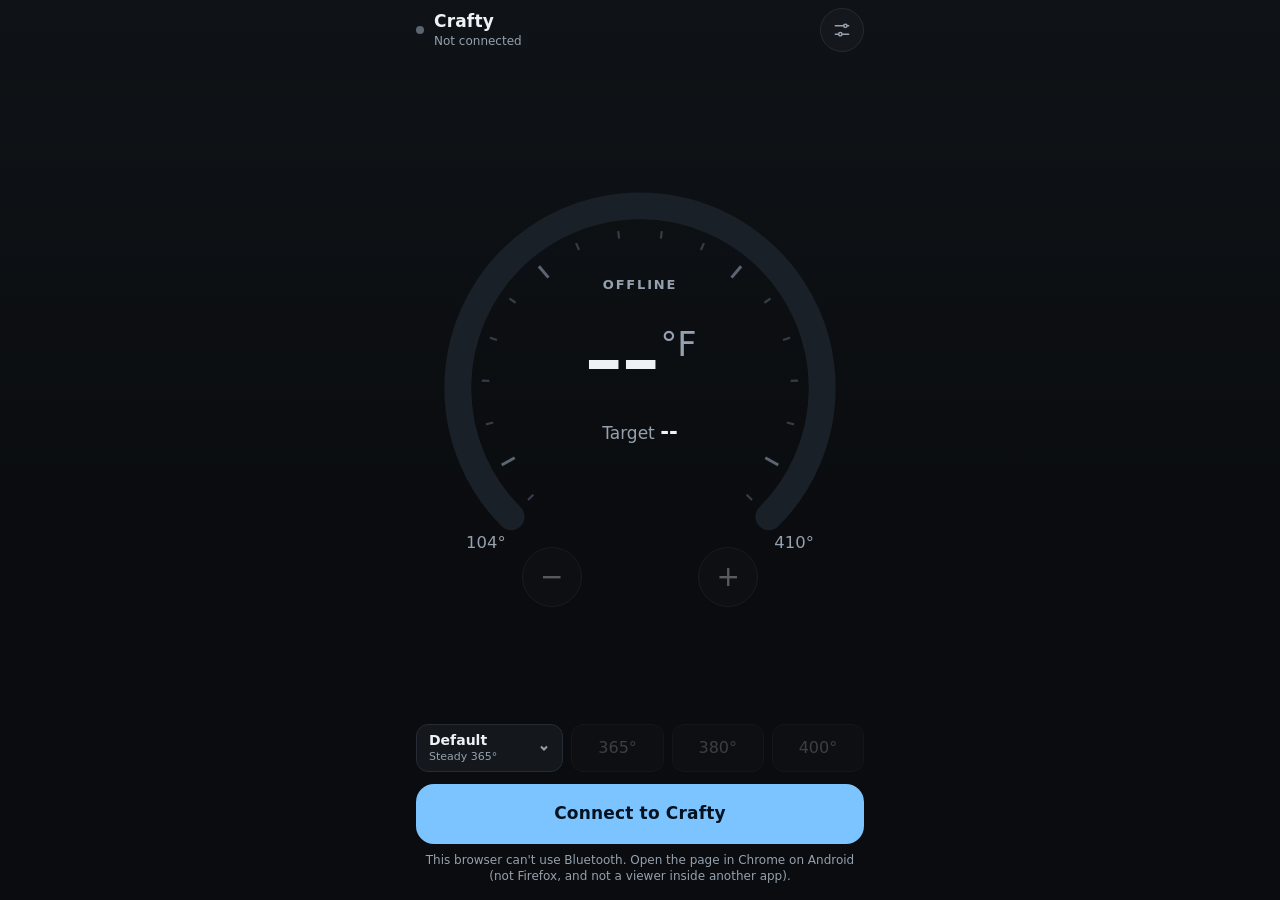
<file: crafty-r14.html>
<!doctype html>
<html lang="en">
<head>
<meta charset="utf-8">
<meta name="viewport" content="width=device-width,initial-scale=1,viewport-fit=cover,interactive-widget=resizes-content">
<meta name="theme-color" content="#0a0c0f">
<title>Crafty Remote</title>
<style>
/* Design system. One spacing scale (4/8/12/16/24), one type scale (12/13/15/17/20 + the big display number),
   44px minimum touch targets, system fonts (no web-font download, so the page draws instantly even offline).
   Performance rules: only transform/opacity animate; no SVG/CSS blur filters on anything that changes often;
   the script only touches the DOM when a value actually changed, at most once per frame. Dark only, by choice. */
:root{
  --bg:#0a0c0f; --bg-2:#0f1317; --surface:#14181d; --surface-2:#1a2027; --line:#252c35; --line-2:#333c47;
  --fg:#eef2f5; --muted:#95a1ae; --dim:#5b6571;
  --heat:#ff6a3d; --heat-2:#ffb547; --ready:#3ddc84; --super:#ff4d7d; --accent:#7cc4ff;
  --glow:transparent;
  --font:system-ui,-apple-system,"Segoe UI",Roboto,"Helvetica Neue",sans-serif;
  --r-lg:20px; --r-md:16px; --r-sm:12px; --hit:44px;
  color-scheme:dark;
}
*{box-sizing:border-box}
html,body{margin:0;height:100%;overflow:hidden;overscroll-behavior:none;background:var(--bg);color:var(--fg);font-family:var(--font);font-size:15px;line-height:1.35;-webkit-tap-highlight-color:transparent;-webkit-user-select:none;user-select:none}
body{position:fixed;inset:0;background:linear-gradient(180deg,var(--bg-2),var(--bg) 60%)}
[hidden]{display:none!important}
button{font:inherit;color:inherit;border:0;background:none;cursor:pointer;touch-action:manipulation;transition:transform .08s,background-color .15s,color .15s,border-color .15s,opacity .15s}
button:active:not(:disabled){transform:scale(.96)}
button:focus-visible,input:focus-visible,select:focus-visible,[role=slider]:focus-visible{outline:2px solid var(--accent);outline-offset:3px}
button:disabled{opacity:.35;cursor:default}
.num{font-variant-numeric:tabular-nums}

/* Ambient light behind the ring. Composited layer: only transform, opacity (and hue for Color cycle) animate. */
.orb{position:fixed;left:50%;top:38%;width:120vmin;height:120vmin;margin:-60vmin 0 0 -60vmin;border-radius:50%;pointer-events:none;z-index:0;will-change:transform,opacity;
  background:radial-gradient(closest-side,color-mix(in srgb,var(--glow) 36%,transparent),color-mix(in srgb,var(--glow) 10%,transparent) 55%,transparent);
  opacity:var(--orb,.5);transition:opacity .6s}
.l-breathe .orb{animation:breathe 7s ease-in-out infinite}
.l-breathe.heating .orb{animation-duration:2.8s}
.l-calm .orb{animation:breathe 11s ease-in-out infinite}
.l-cycle .orb{--glow:#ff5a8a!important;will-change:transform,opacity,filter;animation:cycle 18s linear infinite,breathe 6s ease-in-out infinite}
.l-minimal .orb{display:none}
@keyframes breathe{0%,100%{transform:scale(.88)}50%{transform:scale(1.04)}}
@keyframes cycle{to{filter:hue-rotate(360deg)}}

.app{position:relative;z-index:1;height:100dvh;display:flex;flex-direction:column;gap:12px;max-width:480px;margin:0 auto;
  padding:calc(env(safe-area-inset-top,0px) + 8px) max(16px,env(safe-area-inset-right,0px)) calc(env(safe-area-inset-bottom,0px) + 16px) max(16px,env(safe-area-inset-left,0px))}

/* Header: who you're connected to, battery, settings */
header{display:flex;align-items:center;justify-content:space-between;gap:12px;flex:none;min-height:var(--hit)}
.who{display:flex;align-items:center;gap:10px;min-width:0}
.dot{width:8px;height:8px;border-radius:50%;background:var(--dim);flex:none;transition:background-color .3s}
.dot.on{background:var(--ready)}
.dot.wait{background:var(--heat-2);animation:blink 1s ease-in-out infinite}
@keyframes blink{50%{opacity:.3}}
.who b{display:block;font-size:17px;font-weight:600;letter-spacing:.01em}
.who span{display:block;font-size:12px;color:var(--muted);white-space:nowrap;overflow:hidden;text-overflow:ellipsis}
.tools{display:flex;gap:8px;align-items:center;flex:none}
.chip{height:36px;display:inline-flex;align-items:center;gap:7px;padding:0 12px;border-radius:999px;background:var(--surface);border:1px solid var(--line);font-size:13px;color:var(--muted)}
.chip b{color:var(--fg);font-weight:600}
.iconbtn{width:var(--hit);height:var(--hit);border-radius:50%;display:grid;place-items:center;background:var(--surface);border:1px solid var(--line);color:var(--muted)}
.iconbtn svg{width:20px;height:20px;stroke:currentColor;fill:none;stroke-width:1.8;stroke-linecap:round;stroke-linejoin:round}
.batt{width:21px;height:11px;border:1.5px solid currentColor;border-radius:3px;position:relative}
.batt::after{content:"";position:absolute;right:-4px;top:2.5px;width:2px;height:3.5px;background:currentColor;border-radius:0 1px 1px 0}
.batt i{position:absolute;left:1px;top:1px;bottom:1px;width:0;border-radius:1px;background:var(--ready)}

/* The ring takes whatever height is left */
.stage{flex:1 1 auto;min-height:0;container-type:size;display:grid;place-items:center}
.ring{position:relative;width:min(100cqw,100cqh);aspect-ratio:1;touch-action:none;cursor:grab}
.ring.drag{cursor:grabbing}
.ring svg{position:absolute;inset:0;width:100%;height:100%;overflow:visible}
.scale{stroke:var(--line-2);stroke-width:1.5}
.scale.major{stroke:var(--dim);stroke-width:2}
.track{fill:none;stroke:var(--surface-2);stroke-width:18;stroke-linecap:round}
.fill{fill:none;stroke-width:18;stroke-linecap:round;transition:stroke-dashoffset .45s cubic-bezier(.3,.7,.3,1)}
.halo{fill:none;stroke-width:30;stroke-linecap:round;opacity:0;transition:stroke-dashoffset .45s cubic-bezier(.3,.7,.3,1),opacity .4s}
.ring.drag .fill,.ring.drag .halo{transition:none}
.knob{transition:transform .2s}
.ring.drag .knob{transition:none}
.knob circle.k{fill:var(--fg)}
.knob circle.h{fill:none;stroke:var(--fg);stroke-opacity:.18;stroke-width:10}
.ends{font-size:11px;fill:var(--muted);font-family:var(--font)}
.climb-bg{fill:none;stroke:var(--surface-2);stroke-width:3;stroke-linecap:round}
.climb-arc{fill:none;stroke:var(--heat-2);stroke-width:3;stroke-linecap:round;transition:stroke-dashoffset .5s}

.center{position:absolute;inset:0;display:flex;flex-direction:column;align-items:center;justify-content:center;text-align:center;pointer-events:none;padding-bottom:7%}
.state{font-size:clamp(11px,3.6cqmin,13px);font-weight:600;letter-spacing:.14em;text-transform:uppercase;color:var(--muted);transition:color .3s}
.state.heating{color:var(--heat)} .state.ready{color:var(--ready)}
.now{font-weight:200;font-size:clamp(52px,27cqmin,112px);line-height:1;letter-spacing:-.03em;margin:.06em 0 .05em}
.now sup{font-size:.3em;font-weight:500;vertical-align:1.15em;margin-left:3px;color:var(--muted);letter-spacing:0}
.tgt{font-size:clamp(13px,4.6cqmin,17px);color:var(--muted)}
.tgt b{font-weight:600;color:var(--fg);font-size:1.25em}
.ring.drag .tgt b{color:var(--accent)}
.eff{font-size:clamp(11px,3.6cqmin,13px);color:var(--heat-2);min-height:1.4em;margin-top:4px;max-width:70%}

/* − and + sit in the open bottom of the ring */
.nudge{position:absolute;left:0;right:0;bottom:1%;display:flex;justify-content:center;gap:26%;pointer-events:none}
.nudge button{pointer-events:auto;width:clamp(48px,16cqmin,60px);aspect-ratio:1;border-radius:50%;background:var(--surface);border:1px solid var(--line-2);font-size:clamp(22px,7cqmin,28px);font-weight:300;display:grid;place-items:center}
.nudge button:active:not(:disabled){background:var(--surface-2)}

/* Bowl meter and battery, stacked */
.strip{flex:none;display:grid;grid-template-columns:1fr;gap:8px}
.tile{min-width:0;padding:10px 14px 12px;border-radius:var(--r-md);background:var(--surface);border:1px solid var(--line);display:flex;flex-direction:column;gap:2px}
.tile .k{display:flex;align-items:center;justify-content:space-between;gap:6px;font-size:12px;font-weight:600;letter-spacing:.08em;text-transform:uppercase;color:var(--muted);min-height:24px}
.tile .v{font-size:22px;font-weight:500;line-height:1.15;white-space:nowrap}
.tile .v small{font-size:12px;font-weight:400;color:var(--muted);margin-left:4px}
.tile .s{font-size:12px;color:var(--muted);white-space:nowrap;overflow:hidden;text-overflow:ellipsis}
.badge{font-size:10px;font-weight:600;letter-spacing:.06em;padding:2px 6px;border-radius:6px;border:1px solid var(--line-2);color:var(--muted);text-transform:uppercase}
/* Small visual button with a full 44px tap area */
.tiny{position:relative;font-size:11px;font-weight:600;letter-spacing:.04em;text-transform:none;color:var(--accent);padding:2px 8px;border-radius:6px;border:1px solid var(--line-2)}
.tiny::after{content:"";position:absolute;left:50%;top:50%;width:max(100%,44px);height:44px;transform:translate(-50%,-50%)}
/* Bowl meter: one segment per temperature level. Spent levels go dim, the level you're at is outlined. */
.bmTop{display:flex;align-items:center;justify-content:space-between;gap:8px;flex-wrap:wrap}
.bmBtns{display:flex;gap:6px;flex:none}
.bmBtns .btn{padding:0 12px}
.bands{display:grid;grid-template-columns:repeat(11,1fr);gap:3px;margin-top:8px}
.bands i{position:relative;height:10px;border-radius:3px;background:var(--surface-2);overflow:hidden}
.bands i::after{content:"";position:absolute;inset:0;transform-origin:left center;transform:scaleX(var(--f,0));background:var(--heat-2);transition:transform .6s}
.bands i.done::after{background:var(--dim)}
.bands i.cur{outline:1.5px solid var(--fg);outline-offset:1px}
.bandsLbl{display:flex;justify-content:space-between;font-size:11px;color:var(--muted);margin-top:2px}

/* Profile + quick temps */
.quick{flex:none;display:grid;grid-template-columns:1.6fr 1fr 1fr 1fr;gap:8px}
#presets{display:contents}
.qbtn{min-height:48px;border-radius:var(--r-sm);background:var(--surface);border:1px solid var(--line);font-size:16px;font-weight:500;color:var(--muted)}
.qbtn.on{color:var(--fg);border-color:var(--accent);background:color-mix(in srgb,var(--accent) 14%,var(--surface))}
.prof{display:flex;align-items:center;justify-content:space-between;gap:6px;padding:0 12px;color:var(--fg);min-width:0;text-align:left}
.prof span{min-width:0;overflow:hidden}
.prof b,.prof small{display:block;white-space:nowrap;overflow:hidden;text-overflow:ellipsis}
.prof b{font-size:14px;font-weight:600}
.prof small{font-size:11px;color:var(--muted);font-weight:400}
.prof svg{width:12px;height:12px;flex:none;stroke:var(--muted);fill:none;stroke-width:2}
.prof.climb{border-color:color-mix(in srgb,var(--heat-2) 55%,var(--line))}
.prof.climb small{color:var(--heat-2)}

.main{flex:none;min-height:60px;border-radius:18px;font-size:17px;font-weight:600;letter-spacing:.01em;display:flex;align-items:center;justify-content:center;gap:10px}
.mainrow{flex:none;display:flex;gap:8px}
.mainrow .main{flex:1;min-width:0}
.main.connect{background:var(--accent);color:#04121f}
.main.on{background:linear-gradient(135deg,var(--heat-2),var(--heat));color:#1d0a03}
.main.off{background:var(--surface-2);border:1px solid var(--line-2)}
.main .spin{width:16px;height:16px;border-radius:50%;border:2px solid currentColor;border-right-color:transparent;animation:spin .7s linear infinite}
@keyframes spin{to{transform:rotate(360deg)}}
.hint{flex:none;margin:-4px 8px 0;text-align:center;font-size:12px;color:var(--muted)}
.btn[aria-disabled=true]{opacity:.4}
/* Before the first connection the estimates have nothing to show, so they step aside */
.app.offline .strip{display:none}

/* Toasts sit above the sheets so an Undo is always reachable. Tap one to dismiss it. */
.toast{position:fixed;left:max(16px,env(safe-area-inset-left,0px));right:max(16px,env(safe-area-inset-right,0px));bottom:calc(env(safe-area-inset-bottom,0px) + 92px);max-width:448px;margin:0 auto;display:flex;align-items:center;gap:10px;font-size:14px;line-height:1.45;color:var(--fg);background:#1f262f;border:1px solid var(--line-2);border-radius:14px;padding:10px 12px;box-shadow:0 10px 30px rgba(0,0,0,.5);z-index:12;animation:pop .18s ease-out}
@keyframes pop{from{opacity:0;transform:translateY(8px)}}
.toast.err{color:#ffd8cd;background:#2a1712;border-color:#5a2c20}
.toast span{flex:1;min-width:0}
.toast .tact{flex:none;font-weight:600;min-height:var(--hit);padding:0 14px;border-radius:10px;background:var(--surface-2);border:1px solid var(--line-2);color:var(--accent)}

/* Sheets slide up from the bottom. Close with Done, a tap outside, a swipe down, or the phone's Back button. */
.scrim{position:fixed;inset:0;background:rgba(0,0,0,.55);opacity:0;pointer-events:none;transition:opacity .25s;z-index:8}
.sheet{position:fixed;left:0;right:0;bottom:0;max-width:480px;margin:0 auto;z-index:9;background:var(--surface);border:1px solid var(--line);border-bottom:0;border-radius:24px 24px 0 0;
  padding:6px max(16px,env(safe-area-inset-right,0px)) calc(env(safe-area-inset-bottom,0px) + 16px) max(16px,env(safe-area-inset-left,0px));
  transform:translateY(105%);transition:transform .28s cubic-bezier(.3,.7,.3,1);will-change:transform;display:flex;flex-direction:column;max-height:88dvh}
.sheet.dragging{transition:none}
.open .scrim{opacity:1;pointer-events:auto}
.open .sheet{transform:none}
.shead{flex:none;touch-action:none;padding-bottom:8px}
.grab{width:40px;height:4px;border-radius:2px;background:var(--line-2);margin:4px auto 8px}
.shead .bar2{display:flex;align-items:center;justify-content:space-between;gap:12px}
.shead h2{margin:0;font-size:20px;font-weight:600}
.shead h2 .ver{font-size:12px;font-weight:500;color:var(--muted);margin-left:6px;letter-spacing:.02em}
.scroll{overflow-y:auto;scrollbar-width:none;display:flex;flex-direction:column;gap:6px;padding-bottom:4px;overscroll-behavior:contain}
.scroll::-webkit-scrollbar{display:none}
/* A scrolling column must never squeeze its contents: a box with overflow:hidden (like .group) would otherwise
   shrink to just its border when the sheet is shorter than its content. Everything inside keeps its full height and the column scrolls. */
.scroll>*{flex-shrink:0}
.glabel{font-size:12px;font-weight:600;letter-spacing:.08em;text-transform:uppercase;color:var(--muted);margin:12px 4px 2px}
.glabel:first-child{margin-top:2px}
.group{background:var(--surface-2);border:1px solid var(--line);border-radius:var(--r-md);overflow:hidden}
.row{min-height:56px;padding:10px 14px;display:flex;align-items:center;justify-content:space-between;gap:12px;border-top:1px solid var(--line)}
.group>.row:first-child,.group>.row[hidden]+.row{border-top:0}
.row>div{min-width:0}
.row b{display:block;font-weight:500}
.row small{display:block;font-size:12px;color:var(--muted);margin-top:2px}
.row.stack{flex-direction:column;align-items:stretch}
.val{font-weight:600;white-space:nowrap}
.btn{min-height:var(--hit);padding:0 16px;border-radius:var(--r-sm);background:var(--surface);border:1px solid var(--line-2);font-size:14px;font-weight:500;white-space:nowrap}
.btn.primary{background:var(--accent);color:#04121f;border-color:var(--accent);font-weight:600}
.btn.danger{color:#ff9b86}
.btn.wide{width:100%}
.note{font-size:12px;color:var(--muted);line-height:1.5;padding:0 4px}
.note b{color:var(--fg);font-weight:600}
.warn{font-size:13px;line-height:1.45;color:#ffd8cd;background:#2a1712;border:1px solid #5a2c20;border-radius:var(--r-sm);padding:10px 12px}
input[type=range]{width:100%;height:var(--hit);accent-color:var(--accent);margin:0}
/* On/off switch */
.switch{position:relative;flex:none;width:52px;height:32px;border-radius:16px;background:var(--line-2);transition:background-color .2s}
.switch::before{content:"";position:absolute;inset:-6px -4px}
.switch::after{content:"";position:absolute;top:3px;left:3px;width:26px;height:26px;border-radius:50%;background:var(--fg);transition:transform .2s}
.switch[aria-checked=true]{background:var(--accent)}
.switch[aria-checked=true]::after{transform:translateX(20px)}
.switch:active:not(:disabled){transform:none}
/* Segmented choice */
.seg{display:grid;grid-auto-flow:column;grid-auto-columns:1fr;gap:4px;padding:3px;border-radius:var(--r-sm);background:var(--surface);border:1px solid var(--line)}
.seg button{min-height:var(--hit);padding:0 10px;border-radius:9px;font-size:14px;color:var(--muted)}
.seg button.on{background:var(--surface-2);color:var(--fg);box-shadow:0 0 0 1px var(--line-2)}
.stepper{display:flex;align-items:center;gap:2px;background:var(--surface);border:1px solid var(--line);border-radius:var(--r-sm);padding:2px;flex:none}
.stepper button{width:var(--hit);height:40px;border-radius:9px;font-size:20px}
.stepper output{min-width:48px;text-align:center;font-size:16px;font-weight:500}
.chips{display:grid;grid-template-columns:repeat(3,1fr);gap:6px;padding:10px 14px 12px}
.chips.two{grid-template-columns:1fr 1fr}
.chips button{min-height:var(--hit);padding:4px 6px;border-radius:var(--r-sm);background:var(--surface);border:1px solid var(--line);font-size:13px;color:var(--muted);line-height:1.2}
.chips button.on{border-color:var(--accent);color:var(--fg);background:color-mix(in srgb,var(--accent) 12%,var(--surface))}
/* History */
.life{display:grid;grid-template-columns:1fr 1fr;gap:8px}
.life div{padding:10px 12px;border-radius:var(--r-sm);background:var(--surface-2);border:1px solid var(--line);font-size:12px;color:var(--muted)}
.life b{display:block;font-size:18px;font-weight:500;color:var(--fg)}
.hrow{padding:10px 12px;border-radius:var(--r-sm);background:var(--surface-2);border:1px solid var(--line)}
.hrow b{font-weight:500;font-size:14px}
.hrow div{font-size:12px;color:var(--muted);margin-top:2px}
/* Profiles */
.prow{display:flex;align-items:center;gap:8px;padding:6px 8px 6px 14px;min-height:60px;border-top:1px solid var(--line)}
.prow:first-child{border-top:0}
.prow.on{background:color-mix(in srgb,var(--accent) 10%,transparent)}
.prow .pick{flex:1;min-width:0;text-align:left;min-height:var(--hit);display:flex;align-items:center;gap:10px}
.prow .pick i{width:18px;height:18px;border-radius:50%;border:2px solid var(--line-2);flex:none}
.prow.on .pick i{border:5px solid var(--accent)}
.prow .pick b{display:block;font-weight:500;white-space:nowrap;overflow:hidden;text-overflow:ellipsis}
.prow .pick small{display:block;font-size:12px;color:var(--muted)}
.form{display:grid;grid-template-columns:1fr 1fr;gap:12px;padding:12px 14px 14px}
.form label{display:flex;flex-direction:column;gap:5px;font-size:12px;color:var(--muted);min-width:0}
.form .wide{grid-column:1/-1}
.form input,.form select{font:inherit;font-size:16px;color:var(--fg);background:var(--surface);border:1px solid var(--line-2);border-radius:10px;padding:0 12px;min-height:var(--hit);width:100%;-webkit-user-select:text;user-select:text}
.form input:disabled{opacity:.45}
.form .hintline{grid-column:1/-1;font-size:12px;color:var(--heat-2);min-height:1.2em;margin-top:-4px}
.btns{display:flex;gap:8px;grid-column:1/-1}
.btns .btn{flex:1}

@media (max-height:640px){ .tile .s{display:none} .hint{display:none} .quick .qbtn{min-height:44px} .main{min-height:54px} }
/* Phone turned sideways: ring on the left, controls on the right, still one screen */
@media (orientation:landscape) and (max-height:560px){
  .app{max-width:920px;display:grid;grid-template-columns:minmax(0,1fr) minmax(0,1.1fr);grid-template-rows:auto 1fr auto auto auto;column-gap:20px}
  header{grid-column:1/-1}
  .stage{grid-column:1;grid-row:2/6}
  .strip{grid-column:2;grid-row:2;align-self:end}
  .quick{grid-column:2;grid-row:3}
  .mainrow{grid-column:2;grid-row:4}
  .hint{grid-column:2;grid-row:5}
  .sheet{max-height:94dvh}
}
@media (prefers-reduced-motion:reduce){*,*::before,*::after{transition:none!important;animation:none!important}}
</style>
</head>
<body class="l-breathe">
<div class="orb" id="orb" aria-hidden="true"></div>
<div class="app offline" id="app">
  <header>
    <div class="who"><i class="dot" id="dot"></i><div><b id="devTitle">Crafty</b><span id="devName">Not connected</span></div></div>
    <div class="tools">
      <span class="chip num" id="battChip" hidden><span class="batt"><i id="battFill"></i></span><b id="battPct">--</b></span>
      <button class="iconbtn" id="gearBtn" aria-label="Settings"><svg viewBox="0 0 24 24"><path d="M4 7h10M18 7h2M4 17h4M12 17h8"/><circle cx="16" cy="7" r="2"/><circle cx="10" cy="17" r="2"/></svg></button>
    </div>
  </header>

  <section class="stage">
    <div class="ring" id="ring" role="slider" tabindex="0" aria-label="Target temperature" aria-valuemin="40" aria-valuemax="210">
      <svg viewBox="0 0 300 300" aria-hidden="true">
        <defs>
          <linearGradient id="gHeat" x1="0" y1="1" x2="1" y2="0"><stop offset="0" stop-color="#ffb547"/><stop offset="1" stop-color="#ff5a36"/></linearGradient>
          <linearGradient id="gReady" x1="0" y1="1" x2="1" y2="0"><stop offset="0" stop-color="#7cf0b0"/><stop offset="1" stop-color="#2fd07a"/></linearGradient>
          <linearGradient id="gIdle" x1="0" y1="1" x2="1" y2="0"><stop offset="0" stop-color="#5a6470"/><stop offset="1" stop-color="#8b96a3"/></linearGradient>
        </defs>
        <g id="scale"></g>
        <path class="track" id="track"/>
        <path class="halo" id="halo"/>
        <path class="fill" id="fill"/>
        <path class="climb-bg" id="climbBg" opacity="0"/>
        <path class="climb-arc" id="climbArc" opacity="0"/>
        <text class="ends" id="endLo" text-anchor="middle"></text>
        <text class="ends" id="endHi" text-anchor="middle"></text>
        <g class="knob" id="knob" opacity="0"><circle class="h" r="15"/><circle class="k" r="10"/></g>
      </svg>
      <div class="center">
        <div class="state" id="state">Offline</div>
        <div class="now num"><span id="nowNum">--</span><sup id="nowUnit">°F</sup></div>
        <div class="tgt num">Target <b id="target">--</b></div>
        <div class="eff" id="eff"></div>
      </div>
      <div class="nudge">
        <button id="minus" aria-label="Lower target" disabled>−</button>
        <button id="plus" aria-label="Raise target" disabled>+</button>
      </div>
    </div>
  </section>

  <div class="strip" id="strip">
    <div class="tile" id="bowlTile">
      <div class="k"><span>Bowl <span class="badge" id="bmConf">learning</span></span><button class="tiny" id="bmNew" disabled aria-label="Start a new bowl">New bowl</button></div>
      <div class="bmTop"><div class="v num" id="bmMain">Fresh</div><div class="bmBtns"><button class="btn" id="bmStill" hidden>Still vapor</button><button class="btn primary" id="bmSpent" disabled>No more vapor</button></div></div>
      <div class="bands" id="bmBands" aria-hidden="true"></div>
      <div class="bandsLbl num" aria-hidden="true"><span id="bmLo">360°</span><span id="bmHi">410°</span></div>
      <div class="s" id="bmSub" aria-live="polite">Connect to track the bowl</div>
    </div>
    <div class="tile">
      <div class="k">Battery <span class="badge" id="fcConf" hidden>estimate</span></div>
      <div class="v num" id="fcMain">--</div>
      <div class="s" id="fcSub">Connect to estimate</div>
    </div>
  </div>

  <div class="quick">
    <button class="qbtn prof" id="profBtn" aria-label="Profiles and terpenes"><span><b id="profName">Default</b><small id="profSub">Steady</small></span><svg viewBox="0 0 12 12"><path d="M3 4.5 6 7.5 9 4.5"/></svg></button>
    <div id="presets"></div>
  </div>

  <div class="mainrow">
    <button class="main connect" id="mainBtn"><i class="spin" id="mainSpin" hidden></i><span id="mainTxt">Connect to Crafty</span></button>
  </div>
  <p class="hint" id="hint">Press the Crafty's button once to wake it, then tap Connect.</p>
</div>

<div class="toast" id="toast" role="status" hidden></div>

<div id="sheetWrap">
  <div class="scrim" id="scrim"></div>
  <div class="sheet" id="sheet" role="dialog" aria-label="Settings">
    <div class="shead"><div class="grab"></div><div class="bar2"><h2>Settings <small class="ver" id="verTag"></small></h2><button class="btn" id="setDone">Done</button></div></div>
    <div class="scroll">
      <div class="warn" id="storeNote" hidden></div>

      <div class="glabel" role="heading" aria-level="2">Your Crafty</div>
      <div class="group">
        <div class="row"><div><b id="fwTitle">Not connected</b><small id="fwInfo">Connect to see details</small></div><button class="btn" id="discBtn" disabled>Disconnect</button></div>
        <div class="row"><div><b>Boost amount</b><small>Added on top when you start boost with the Crafty's button</small></div>
          <div class="stepper"><button id="bMinus" aria-label="Less boost" disabled>−</button><output class="num" id="boostVal">--</output><button id="bPlus" aria-label="More boost" disabled>+</button></div></div>
        <div class="row stack"><div class="bar2" style="display:flex;justify-content:space-between"><b>LED brightness</b><span class="val num" id="ledVal">--</span></div>
          <input type="range" id="led" min="0" max="100" step="5" aria-label="LED brightness" disabled></div>
        <div class="row"><div><b>Find my Crafty</b><small>Buzzes and blinks for about 30 seconds</small></div><button class="btn" id="findBtn" disabled>Find</button></div>
      </div>

      <div class="glabel" role="heading" aria-level="2">Display</div>
      <div class="group">
        <div class="row"><b>Temperature in</b><div class="seg" style="width:140px"><button id="unitF">°F</button><button id="unitC">°C</button></div></div>
        <div class="row" style="padding-bottom:0;min-height:44px"><div><b>Screen lighting</b><small>The glow behind the dial. The Crafty's own light only takes a brightness.</small></div></div>
        <div class="chips" id="lights"></div>
      </div>

      <div class="glabel" role="heading" aria-level="2">Diagnostics</div>
      <div class="group">
        <div class="row"><div><b>Record raw data</b><small>Saves every reading from the Crafty, to share if something misbehaves</small></div><button class="switch" id="recBtn" role="switch" aria-checked="false" aria-label="Record raw data"></button></div>
        <div class="row" id="recRow" hidden><div><b id="recTitle">Recording</b><small id="recInfo">0 readings</small></div><div style="display:flex;gap:8px"><button class="btn" id="recClear">Clear</button><button class="btn primary" id="recShare">Share</button></div></div>
      </div>

      <div class="glabel" role="heading" aria-level="2">Stats</div>
      <div class="group">
        <div class="row"><div><b>History</b><small>Your sessions and the Crafty's lifetime heater time</small></div><button class="btn" id="histBtn">Open</button></div>
        <div class="row"><div><b>Battery health</b><small id="healthSub">Learning</small></div><span class="val num" id="healthVal">--</span></div>
        <div class="row"><div><b>Reset learning</b><small>Forget what the battery estimate, your usual session length and the bowl meter have learned</small></div><button class="btn danger" id="resetFc">Reset</button></div>
      </div>

      <div class="glabel" role="heading" aria-level="2">Help</div>
      <p class="note"><b>Trouble connecting?</b> Use Chrome on Android with Bluetooth on (and Location, on Android 11 or older). Press the Crafty's button once to wake it, and close the S&amp;B web app or any other phone connected to it.</p>
      <p class="note">Drag the ring or tap − and + to set the temperature. The page keeps to the Crafty's own 40–210 °C range. Boost and superboost can only be started with the button on the Crafty. Battery figures are estimates that learn from how you use it.</p>
      <p class="note"><b>Bowl meter.</b> Each segment is a temperature level, 360° to 410°. Time at temperature fills the level you're at and every level below it, faster when it's hotter, so a bowl that's spent at 365° still gives vapor at 390°. The Crafty doesn't report your draws, so this is an estimate: tap <b>No more vapor</b> when a level runs out (or <b>Still vapor</b> when it hasn't) and the meter corrects this bowl and learns your pace.</p>
      <p class="note" id="verNote"></p>
    </div>
  </div>
</div>

<div id="histWrap">
  <div class="scrim" id="histScrim"></div>
  <div class="sheet" id="histSheet" role="dialog" aria-label="History">
    <div class="shead"><div class="grab"></div><div class="bar2"><h2>History</h2><button class="btn" id="histClose">Done</button></div></div>
    <div class="scroll">
      <div class="life" id="life"></div>
      <div class="glabel" role="heading" aria-level="2">Sessions</div>
      <div style="display:flex;flex-direction:column;gap:6px" id="histList"></div>
      <div class="row" style="border:0;padding:8px 4px"><span class="note" style="padding:0">Kept on this phone only. Battery use is an estimate.</span><button class="btn danger" id="histClear">Clear</button></div>
    </div>
  </div>
</div>

<div id="profWrap">
  <div class="scrim" id="profScrim"></div>
  <div class="sheet" id="profSheet" role="dialog" aria-label="Profiles">
    <div class="shead"><div class="grab"></div><div class="bar2"><h2 id="profTitle">Profiles</h2><button class="btn" id="profDone">Done</button></div></div>
    <div class="scroll">
      <div id="profListView">
        <div class="glabel" role="heading" aria-level="2">Profiles</div>
        <div class="group" id="profList"></div>
        <button class="btn wide" id="profNew" style="margin-top:8px">New profile</button>
        <p class="note" style="margin-top:8px">A climb profile starts low and steps up on its own every few minutes at temperature, so you get flavor first and the rest later.</p>
        <div class="glabel" role="heading" aria-level="2">Aim for a terpene</div>
        <div class="group"><div class="chips two" id="terps"></div></div>
        <p class="note" id="terpNote">Sets the temperature near where that terpene boils. Flower always gives off a mix, so this leans the flavor, it doesn't isolate one.</p>
      </div>
      <div id="profEditView" hidden>
        <div class="group">
          <div class="form">
            <label class="wide">Name<input id="pfName" maxlength="24" autocomplete="off" enterkeyhint="done"></label>
            <div class="seg wide"><button id="pfSteady" type="button">Steady</button><button id="pfClimb" type="button">Climb</button></div>
            <label class="wide">Start from a terpene<select id="pfTerp"></select></label>
            <label>Start temp <span class="pfU"></span><input id="pfBase" type="number" inputmode="numeric"></label>
            <label class="climbOnly">Top temp <span class="pfU"></span><input id="pfMax" type="number" inputmode="numeric"></label>
            <label class="climbOnly">Step up by <span class="pfU"></span><input id="pfStep" type="number" inputmode="numeric"></label>
            <label class="climbOnly">Every (minutes at temp)<input id="pfMins" type="number" inputmode="numeric" step="1" min="1" max="15"></label>
            <div class="hintline climbOnly" id="pfHint"></div>
            <label class="wide">Screen lighting<select id="pfLight"></select></label>
            <div class="btns"><button class="btn danger" id="pfDel" type="button">Delete</button><button class="btn" id="pfCancel" type="button">Cancel</button><button class="btn primary" id="pfSave" type="button">Save</button></div>
          </div>
        </div>
      </div>
    </div>
  </div>
</div>

<script>
"use strict";
const VERSION = "2026-11-25 r14"; // bump on every build; tests/layout.test.js fails if the page changes without it
// ---- Protocol (from the open-source reactive-volcano-app, storzandbickel-ble and gocrafty projects) ----
const SUFFIX = "-4c45-4b43-4942-265a524f5453";
const U = h => h.padStart(8, "0") + SUFFIX;
const SVC = { s1: U("1"), s2: U("2"), s3: U("3") };
const CH = {
  current:   ["s1", U("11")], // °C x10 (0.1 °C steps), notify
  target:    ["s1", U("21")], // °C x10, read/write (°F x10 when the Crafty is set to °F)
  boost:     ["s1", U("31")], // boost offset °C x10, read/write
  battery:   ["s1", U("41")], // %, notify
  led:       ["s1", U("51")], // 0-100
  heaterOn:  ["s1", U("81")], // write 0x0000
  heaterOff: ["s1", U("91")], // write 0x0000
  firmware:  ["s2", U("32")], // text, e.g. "V03.10"
  serial:    ["s2", U("52")], // text, first 8 chars
  project:   ["s3", U("93")], // bit4 heater, bit5 boost, bit6 superboost, bit8 at temperature
  status2:   ["s3", U("1c3")], // bit2 setpoint reached (pulses ~2 s), bit3 find device
  power:     ["s3", U("83")],  // bit0 charger connected
  useHours:  ["s3", U("23")],  // lifetime heater use, whole hours
  useMins:   ["s3", U("1e3")]  // ...plus minutes (firmware 2.51 and newer)
};
// Undocumented diagnostics seen on older firmware (forum reverse-engineering): battery and heater voltage, battery
// current, raw sensor temperatures. Only read while "Record raw data" is on, so a recording shows what the Crafty reports.
const DIAG = ["63", "73", "b3", "c3", "d3", "e3", "f3", "103", "113", "71"];
const LIM = { MIN: 40, MAX: 210, BOOST_MAX: 30 };
// Timing for connecting and for getting the Crafty back after a dropout. Kept in one object so it's easy to tune.
const CFG = { connectTimeout: 12000, opTimeout: 6000, retryDelays: [1000, 2000, 4000, 8000, 15000, 30000, 30000], resumeWindow: 5 * 60000 };
const BIT = { HEATER: 1 << 4, BOOST: 1 << 5, SUPER: 1 << 6, ATTEMP: 1 << 8, READY: 1 << 2, FIND: 1 << 3 };

const clamp = (v, a, b) => Math.max(a, Math.min(b, v));
const u16 = dv => !dv || dv.byteLength === 0 ? 0 : dv.byteLength === 1 ? dv.getUint8(0) : dv.getUint16(0, true);
const enc16 = v => { const b = new ArrayBuffer(2); new DataView(b).setUint16(0, Math.round(v) & 0xffff, true); return b; };
const text = dv => new TextDecoder().decode(new Uint8Array(dv.buffer, dv.byteOffset, dv.byteLength)).replace(/\0+$/, "").trim();
const hex = dv => !dv || !dv.byteLength ? "" : Array.from(new Uint8Array(dv.buffer, dv.byteOffset, dv.byteLength), x => x.toString(16).padStart(2, "0")).join(" ");
const shortId = uuid => String(uuid).slice(0, 8).replace(/^0+/, "");
const nowMs = () => Date.now();

// ---- Saved data ----
// Everything is kept in this browser's localStorage. Every read is checked and falls back to a safe default,
// so cleared, blocked, full or damaged storage can never stop the page from working.
// SCHEMA goes up whenever a saved shape changes; a page older than the saved data won't overwrite it.
// 2: pulls measured relative to your usual pull; climb profiles step by % of the bowl.
// 3 (r13): pull counting and the bowl estimate removed. Climb profiles step every few minutes at temperature.
const SCHEMA = 3;
const KEY = { unit: "crafty-unit", model: "crafty-model-v2", bowl: "crafty-bowl" /* the live session and climb clock; the name is older than the change */, prof: "crafty-profiles", light: "crafty-light", hist: "crafty-history", schema: "crafty-schema", meter: "crafty-meter" /* bowl meter pace, r14 */ };
const store = {
  ok: true, readOnly: false, damaged: [], full: false,
  raw(k) { try { return localStorage.getItem(k); } catch (e) { store.ok = false; return null; } },
  // Parsed JSON, or null when missing. Damaged data is set aside under "<key>-damaged" (not thrown away) and reported.
  json(k) {
    const s = store.raw(k); if (s == null) return null;
    try { return JSON.parse(s); } catch (e) {
      store.damaged.push(k);
      try { localStorage.setItem(k + "-damaged", s); localStorage.removeItem(k); } catch (x) {}
      return null;
    }
  },
  set(k, v, onFull) {
    if (!store.ok || store.readOnly) return false;
    try { localStorage.setItem(k, typeof v === "string" ? v : JSON.stringify(v)); return true; }
    catch (e) {
      if (/quota/i.test(e && (e.name + e.message)) && onFull && onFull()) return store.set(k, v); // make room, try once more
      if (!store.full) { store.full = true; toast("This phone's storage for the page is full, so recent changes aren't being saved.", 0, null, "err"); }
      return false;
    }
  }
};
(function checkSchema() {
  const v = parseInt(store.raw(KEY.schema), 10);
  if (v > SCHEMA) store.readOnly = true; // saved by a newer version of this page: read it, don't overwrite it
  else if (v !== SCHEMA && store.ok) { try { localStorage.setItem(KEY.schema, String(SCHEMA)); } catch (e) { store.ok = false; } }
})();
// Pull counting was removed in r13: soft and medium pulls don't show in anything the Crafty reports over Bluetooth.
// What older pages saved for it (detector settings, labeled sessions) is removed quietly, so nothing stale lingers.
const GONE = ["crafty-pd", "crafty-label", "crafty-label-rows", "crafty-label-done", "crafty-label-temp"];
(function dropPullData() {
  if (!store.ok || store.readOnly) return;
  for (const k of GONE) for (const x of [k, k + "-damaged"]) { try { localStorage.removeItem(x); } catch (e) {} }
})();
const num = (v, d, lo = -Infinity, hi = Infinity) => typeof v === "number" && isFinite(v) ? clamp(v, lo, hi) : d;

// ---- State ----
const S = { device: null, svcs: {}, chars: {}, connected: false, connecting: false, current: null, target: null, boost: null,
            battery: null, led: null, project: 0, status2: 0, power: 0, seen: {}, lifeH: null, lifeM: null, fw: "", serial: "",
            unit: "F", devF: false, pending: false, dragging: false,
            reconnecting: false, userDisc: false, lostAt: 0, retryT: null, everConnected: false };
{ const u = store.raw(KEY.unit); if (u === "C" || u === "F") S.unit = u; }

// ---- Bluetooth operations ----
// The Crafty takes one operation at a time. Writes (your taps) jump ahead of background reads, a read that's
// already waiting isn't queued twice, and nothing can wait forever: a stuck operation times out and the next one runs.
const withTimeout = (p, ms) => new Promise((res, rej) => {
  const t = setTimeout(() => rej(ERR("TimeoutError")), ms);
  p.then(v => { clearTimeout(t); res(v); }, e => { clearTimeout(t); rej(e); });
});
const ERR = (name, message = "") => Object.assign(new Error(message), { name });
const ops = []; let opBusy = false;
function gatt(fn, o = {}) {
  if (o.key) { const q = ops.find(x => x.key === o.key); if (q) return q.p; }
  const op = { fn, key: o.key || null, prio: !!o.prio, timeout: o.timeout || CFG.opTimeout };
  op.p = new Promise((res, rej) => { op.res = res; op.rej = rej; });
  if (op.prio) { const i = ops.findIndex(x => !x.prio); i < 0 ? ops.push(op) : ops.splice(i, 0, op); } else ops.push(op);
  pump();
  return op.p;
}
async function pump() {
  if (opBusy) return;
  const op = ops.shift(); if (!op) return;
  opBusy = true;
  try { op.res(await withTimeout(Promise.resolve().then(op.fn), op.timeout)); } catch (e) { op.rej(e); }
  opBusy = false; pump();
}
const flushOps = () => { for (const op of ops.splice(0)) op.rej(ERR("NetworkError", "disconnected")); };
const read = k => S.chars[k] ? gatt(() => S.chars[k].readValue(), { key: "r:" + k }) : Promise.resolve(null);
const write = (k, buf) => {
  if (!S.chars[k]) return Promise.reject(new Error("your Crafty doesn't offer this over Bluetooth"));
  rec("write", k, hex(new DataView(buf)), u16(new DataView(buf)));
  return gatt(() => (S.chars[k].writeValueWithResponse || S.chars[k].writeValue).call(S.chars[k], buf), { prio: true });
};

// ---- Raw data recorder (Settings > Diagnostics) ----
// Off by default. While on, every reading and write is kept in memory with a timestamp, and every characteristic
// the Crafty offers is listed once, so a problem can be looked into from real data.
// Nothing is sent anywhere: Share hands a CSV file to the phone's share sheet (or saves it to Downloads).
const REC = { on: false, rows: [], t0: 0, dropped: 0, probed: false, probing: false, diag: [], max: 60000 };
function rec(kind, key, a = "", b = "", note = "") {
  if (!REC.on) return;
  if (REC.rows.length >= REC.max) { REC.rows.splice(0, 10000); REC.dropped += 10000; }
  REC.rows.push([nowMs(), kind, key, a, b, note]);
  render();
}
// ---- Units ----
const toU = c => S.unit === "F" ? c * 9 / 5 + 32 : c;
const fromU = v => S.unit === "F" ? (v - 32) * 5 / 9 : v;
const dU = c => S.unit === "F" ? c * 9 / 5 : c;
const fmt = c => c == null ? "--" : String(Math.round(toU(c)));
const PRESETS = { C: [185, 195, 205], F: [365, 380, 400] };
const snapC = c => clamp(fromU(Math.round(toU(c))), LIM.MIN, LIM.MAX); // whole display degrees
// A Crafty set to Fahrenheit reports its target in °F x10 (above 210 can only be °F). Its current temperature is
// assumed to follow the same setting.
const fToC = f => (f - 32) / 1.8;
function readTarget(dv) { const t = u16(dv) / 10; if (t > LIM.MAX) { S.devF = true; return fToC(t); } if (t >= LIM.MIN) S.devF = false; return t; }
// Above 260 can only be °F (the chamber never gets that hot in °C), so it also catches °F before the target is read
function readCurrent(dv) { const t = u16(dv) / 10; if (t > 260 && t <= 450) S.devF = true; return S.devF ? fToC(t) : t; }
// Writes go back in the Crafty's own unit. The boost offset is assumed to follow it too (a difference, so x1.8);
// whatever the truth, reading then rewriting it gives back the same raw number.
const rawTarget = c => enc16((S.devF ? c * 1.8 + 32 : c) * 10);
const rawBoost = c => enc16((S.devF ? c * 1.8 : c) * 10);

// ---- DOM helpers ----
// Lookups are cached, and put() only touches the page when a value really changed. Updates are drawn at most
// once per frame (render() just asks for a frame), so a burst of Bluetooth readings costs one redraw.
const EL = {};
const $ = id => EL[id] || (EL[id] = document.getElementById(id));
const memo = new WeakMap();
function put(el, k, v) {
  let m = memo.get(el); if (!m) memo.set(el, m = {});
  if (m[k] === v) return;
  m[k] = v;
  if (k === "text") el.textContent = v;
  else if (k === "class") el.className = v;
  else if (k === "hidden" || k === "disabled") el[k] = v;
  else if (k[0] === "@") el.setAttribute(k.slice(1), v);
  else if (k[0] === "-") el.style.setProperty(k, v);
  else el.style[k] = v;
}
let booted = false, framePending = false;
const raf = typeof requestAnimationFrame === "function" ? requestAnimationFrame : f => setTimeout(f, 16);
function render() {
  if (!booted || framePending) return;
  framePending = true;
  raf(() => { framePending = false; draw(); });
}

// ---- Ring geometry (viewBox 300x300) ----
const CX = 150, CY = 150, R = 122, ARC0 = 135, SWEEP = 270;
const pt = (deg, r = R) => { const a = deg * Math.PI / 180; return [CX + r * Math.cos(a), CY + r * Math.sin(a)]; };
const frac = c => clamp((c - LIM.MIN) / (LIM.MAX - LIM.MIN), 0, 1);
const arcD = r => { const [x0, y0] = pt(ARC0, r), [x1, y1] = pt(ARC0 + SWEEP, r); return `M${x0.toFixed(2)} ${y0.toFixed(2)} A${r} ${r} 0 1 1 ${x1.toFixed(2)} ${y1.toFixed(2)}`; };
const arcLen = r => 2 * Math.PI * r * SWEEP / 360;
const ARCLEN = arcLen(R), CLIMBLEN = arcLen(R - 34);
(function drawRing() {
  for (const id of ["track", "fill", "halo"]) $(id).setAttribute("d", arcD(R));
  for (const id of ["climbBg", "climbArc"]) $(id).setAttribute("d", arcD(R - 34));
  for (const [id, len] of [["fill", ARCLEN], ["halo", ARCLEN], ["climbArc", CLIMBLEN]]) { $(id).style.strokeDasharray = len; $(id).style.strokeDashoffset = len; }
  // Scale ticks every 10 °C, longer every 50
  let html = "";
  for (let c = LIM.MIN; c <= LIM.MAX; c += 10) {
    const a = ARC0 + SWEEP * frac(c), major = c % 50 === 0;
    const [ax, ay] = pt(a, R - 16), [bx, by] = pt(a, R - (major ? 26 : 21));
    html += `<line class="scale${major ? " major" : ""}" x1="${ax.toFixed(1)}" y1="${ay.toFixed(1)}" x2="${bx.toFixed(1)}" y2="${by.toFixed(1)}"/>`;
  }
  $("scale").innerHTML = html;
  const [lx, ly] = pt(ARC0, R + 24), [hx, hy] = pt(ARC0 + SWEEP, R + 24);
  $("endLo").setAttribute("x", lx.toFixed(1)); $("endLo").setAttribute("y", (ly + 4).toFixed(1));
  $("endHi").setAttribute("x", hx.toFixed(1)); $("endHi").setAttribute("y", (hy + 4).toFixed(1));
})();

const effTarget = () => clamp((S.target || 0) + ((S.project & BIT.BOOST) || (S.project & BIT.SUPER) ? (S.boost || 0) : 0), LIM.MIN, LIM.MAX);
const heatingNow = () => S.connected && !!(S.project & BIT.HEATER);
const readyNow = () => heatingNow() && !S.dragging && (!!(S.project & BIT.ATTEMP) ||
  (S.current != null && S.target != null && Math.abs(S.current - effTarget()) <= 2));

function draw() {
  const on = S.connected, heating = heatingNow(), ready = readyNow();
  const boost = !!(S.project & BIT.BOOST), sup = !!(S.project & BIT.SUPER);

  put($("app"), "class", "app" + (!on && !S.reconnecting ? " offline" : ""));
  put($("nowNum"), "text", fmt(S.current));
  put($("nowUnit"), "text", "°" + S.unit);
  put($("target"), "text", S.target == null ? "--" : fmt(S.target) + "°");
  put($("endLo"), "text", fmt(LIM.MIN) + "°");
  put($("endHi"), "text", fmt(LIM.MAX) + "°");

  // The line under the target: what matters most right now
  const eff = sup ? "Superboost on" : boost && S.boost ? `Boost on, heading to ${fmt(effTarget())}°`
    : climbText() || terpText() || (heating && !ready ? "Heating up" : "");
  put($("eff"), "text", eff);

  const st = $("state");
  put(st, "class", "state" + (on && ready ? " ready" : heating ? " heating" : ""));
  put(st, "text", S.reconnecting ? "Reconnecting" : S.connecting ? "Connecting" : !on ? (S.device ? "Disconnected" : "Offline")
    : ready ? "Ready" : heating ? "Heating" : "Heater off");

  const grad = !on ? "gIdle" : ready ? "gReady" : heating ? "gHeat" : "gIdle";
  const off = S.current == null ? ARCLEN : ARCLEN * (1 - frac(S.current));
  for (const id of ["fill", "halo"]) { put($(id), "stroke", `url(#${grad})`); put($(id), "strokeDashoffset", String(off)); }
  put($("halo"), "opacity", heating ? "0.18" : "0");
  applyLighting(on, heating, ready);

  const ring = $("ring");
  if (S.target != null && on) {
    const [x, y] = pt(ARC0 + SWEEP * frac(S.target));
    put($("knob"), "@transform", `translate(${x.toFixed(1)} ${y.toFixed(1)})`);
    put($("knob"), "@opacity", "1");
    put(ring, "@aria-valuenow", String(Math.round(S.target)));
    put(ring, "@aria-valuetext", fmt(S.target) + " degrees " + (S.unit === "F" ? "Fahrenheit" : "Celsius"));
  } else put($("knob"), "@opacity", "0");
  put($("minus"), "disabled", !on || S.target == null);
  put($("plus"), "disabled", !on || S.target == null);

  // Main button
  const mb = $("mainBtn");
  let cls, label, dis = false, spin = false;
  if (!on) {
    cls = "main connect"; spin = S.connecting;
    label = S.connecting ? (S.reconnecting ? "Reconnecting…" : "Connecting…") : S.reconnecting ? "Reconnecting… tap to try now" : S.device ? "Reconnect" : "Connect to Crafty";
    dis = S.connecting;
  } else if (!S.chars.heaterOn || !S.chars.heaterOff) { cls = "main off"; label = "Heater is controlled on the Crafty"; dis = true; }
  else if (S.pending) { cls = "main " + (S.pending === "on" ? "on" : "off"); label = S.pending === "on" ? "Starting heater…" : "Turning off…"; spin = true; dis = true; }
  else { cls = "main " + (heating ? "on" : "off"); label = heating ? "Turn heater off" : "Turn heater on"; }
  put(mb, "class", cls); put(mb, "disabled", dis); put($("mainTxt"), "text", label);
  put($("mainSpin"), "hidden", !spin);
  const noBt = !navigator.bluetooth ? noBluetoothReason() : "";
  put($("hint"), "text", noBt || "Press the Crafty's button once to wake it, then tap Connect.");
  put($("hint"), "hidden", on || S.reconnecting);

  // Header
  put($("dot"), "class", "dot" + (on ? " on" : S.connecting || S.reconnecting ? " wait" : ""));
  put($("devName"), "text", on ? "Connected" + (S.fw ? " · " + S.fw : "") : S.reconnecting ? "Connection dropped, reconnecting" : S.connecting ? "Connecting" : S.device ? "Disconnected" : "Not connected");
  put($("battChip"), "hidden", S.battery == null || !on);
  if (S.battery != null) {
    put($("battPct"), "text", S.battery + "%");
    put($("battFill"), "width", clamp(S.battery, 0, 100) * 0.16 + "px");
    put($("battFill"), "background", S.battery <= 15 ? "var(--heat)" : charging() ? "var(--accent)" : "var(--ready)");
  }

  // Quick temps
  const ps = $("presets");
  if (ps.dataset.unit !== S.unit) {
    ps.replaceChildren(...PRESETS[S.unit].map(v => {
      const b = document.createElement("button"); b.className = "qbtn num"; b.textContent = v + "°";
      b.dataset.c = fromU(v); b.addEventListener("click", () => { handSet(); setTarget(+b.dataset.c, 0); buzz(6); }); return b;
    }));
    ps.dataset.unit = S.unit;
  }
  for (const b of ps.children) { put(b, "disabled", !on); put(b, "class", "qbtn num" + (S.target != null && Math.abs(+b.dataset.c - S.target) < 0.6 ? " on" : "")); }

  drawSettings();
  renderForecast();
  renderBowl();
  renderClimb();
  drawRec();
}

let toastT = null;
// toast(message, ms, action, kind): ms 0 keeps it until tapped; action {label, fn} adds a button such as Undo; kind "err" for problems.
function toast(msg, ms = 4500, action = null, kind = "") {
  const t = $("toast"), s = document.createElement("span"); s.textContent = msg;
  const kids = [s];
  if (action) {
    const b = document.createElement("button"); b.className = "tact"; b.textContent = action.label;
    b.addEventListener("click", ev => { ev.stopPropagation(); t.hidden = true; action.fn(); });
    kids.push(b);
  }
  t.replaceChildren(...kids); t.className = "toast" + (kind ? " " + kind : ""); t.hidden = false;
  clearTimeout(toastT); if (ms) toastT = setTimeout(() => { t.hidden = true; }, ms);
}
const fail = msg => toast(msg, 0, null, "err");
const buzz = p => { try { navigator.vibrate && navigator.vibrate(p); } catch (e) {} };

// ---- Writes (debounced so dragging doesn't flood Bluetooth) ----
let tTimer = null;
function setTarget(c, delay = 350) {
  if (!S.connected) return;
  S.target = snapC(c);
  render();
  clearTimeout(tTimer);
  tTimer = setTimeout(async () => {
    tTimer = null;
    try {
      await write("target", rawTarget(S.target));
      // The official app rewrites the boost offset after every target change so the device keeps it
      if (S.boost != null) await write("boost", rawBoost(S.boost));
    } catch (e) { fail("Couldn't set the temperature: " + e.message + "."); }
  }, delay);
}
let bTimer = null;
function setBoost(c) {
  if (!S.connected || S.boost == null) return;
  S.boost = clamp(Math.round(c * 10) / 10, 0, LIM.BOOST_MAX);
  render();
  clearTimeout(bTimer);
  bTimer = setTimeout(() => write("boost", rawBoost(S.boost)).catch(e => fail("Couldn't set boost: " + e.message + ".")), 350);
}
const nudge = dir => { if (S.target != null) { handSet(); setTarget(fromU(Math.round(toU(S.target)) + dir)); } };
async function toggleHeater() {
  const on = !(S.project & BIT.HEATER);
  S.pending = on ? "on" : "off"; buzz(10); render();
  try {
    await write(on ? "heaterOn" : "heaterOff", enc16(0));
    await new Promise(r => setTimeout(r, 600));
    apply("project", await read("project"), "read");
    if (on && !(S.project & BIT.HEATER)) fail("The Crafty didn't start heating. It may refuse while charging or asleep; press its button once and try again.");
  } catch (e) { fail("Couldn't switch the heater: " + e.message + "."); }
  S.pending = false; render();
}
async function findDevice() {
  try { const v = await read("status2"); await write("status2", enc16((v ? u16(v) : S.status2) | BIT.FIND)); toast("Your Crafty should be buzzing now.", 3000); }
  catch (e) { fail("Find didn't work: " + e.message + "."); }
}
let lTimer = null;
function setLed(v) {
  S.led = +v; render();
  clearTimeout(lTimer);
  lTimer = setTimeout(() => write("led", enc16(S.led)).catch(e => fail("Couldn't set brightness: " + e.message + ".")), 250);
}

// ---- Connection ----
// Turns a browser or Bluetooth error into a plain-English reason and what to do. Returns null for "you cancelled".
function explain(e) {
  const n = e && e.name, m = (e && e.message) || "";
  if (n === "NotFoundError" && /cancel/i.test(m)) return null;
  if (n === "WrongDevice") return "That isn't a Crafty, or it's a different Storz & Bickel device. Tap Connect and pick the one named STORZ&BICKEL or Crafty.";
  if (n === "Busy") return "Your Crafty is already being controlled from another tab of this page. Use that tab, or close it and tap Connect here.";
  if (n === "TimeoutError") return "The Crafty didn't answer in time. Press its button once to wake it, keep it close, and tap Connect again.";
  if (n === "NotFoundError" && /adapter|off|not available|unavailable/i.test(m)) return "Bluetooth looks switched off on this phone. Turn it on, then tap Connect.";
  if (n === "NotFoundError") return "No Crafty showed up. Press its button once to wake it, keep it close, and make sure no other phone or the S&B web app is connected to it.";
  if (n === "SecurityError" && /^(file|content):$/.test(location.protocol)) return "Chrome won't use Bluetooth on a page opened as a saved file. Open the page from an https:// web address instead.";
  if (n === "SecurityError" || n === "NotAllowedError") return "Bluetooth isn't allowed for this page. In Chrome, tap the icon left of the address, allow Bluetooth (and Nearby devices if your phone asks), then try again.";
  if (n === "NetworkError" || /gatt|connection|disconnected/i.test(m)) return "The Crafty stopped answering. Keep it close and switched on, make sure nothing else is connected to it, then tap Connect.";
  return "Couldn't connect" + (m ? ": " + m : "") + ". Turn the Crafty off and on, then try again.";
}
// Why this browser has no Bluetooth at all, in plain English. Shown under the Connect button straight away.
function noBluetoothReason() {
  const ua = navigator.userAgent || "";
  if (/iPhone|iPad|iPod/.test(ua)) return "iPhones and iPads don't allow Bluetooth in web pages. On iPhone, a browser app made for it, such as Bluefy, can open this page.";
  if (/Firefox|FxiOS/.test(ua)) return "Firefox can't use Bluetooth, so it can't reach the Crafty. Open this page in Chrome instead.";
  if (!window.isSecureContext) return "Chrome only allows Bluetooth on secure pages, and it isn't treating this one as secure. Open the saved file from your Files app with Chrome, or from an https:// web address.";
  return "This browser can't use Bluetooth. Open the page in Chrome on Android (not Firefox, and not a viewer inside another app).";
}

// Only one tab may drive the Crafty, or two tabs would both log sessions and both step the climb.
// Uses the browser's lock service where there is one; without it, a single tab is assumed.
let releaseControl = null;
function takeControl() {
  if (releaseControl) return Promise.resolve(true);
  if (!navigator.locks || !navigator.locks.request) return Promise.resolve(true);
  return new Promise(res => {
    navigator.locks.request("crafty-control", { ifAvailable: true }, lock => {
      if (!lock) { res(false); return; }
      res(true);
      return new Promise(r => { releaseControl = () => { releaseControl = null; r(); }; });
    }).catch(() => res(true));
  });
}
const NOTIFY = ["current", "battery", "project", "status2", "power"];
// connect({auto}) is used for the Connect button and, with auto, for getting the Crafty back after a dropout.
// Returns true when connected. Auto attempts stay quiet; the reconnect loop reports the outcome.
async function connect(opts = {}) {
  const auto = !!opts.auto;
  if (S.connecting) return false;
  if (!auto) { $("toast").hidden = true; stopReconnect(); }
  if (!navigator.bluetooth) { fail(noBluetoothReason()); return false; }
  S.connecting = true; S.userDisc = false; render();
  try {
    if (!(await takeControl())) throw ERR("Busy");
    if (!S.device) {
      S.device = await navigator.bluetooth.requestDevice({
        // Named filters catch Crafties with their usual names; the service filter catches any device that offers
        // the Crafty's control service, whatever it's called, so new models or renamed units still show up.
        filters: [{ namePrefix: "STORZ&BICKEL" }, { namePrefix: "Storz&Bickel" }, { namePrefix: "S&B" }, { namePrefix: "CRAFTY" }, { services: [SVC.s1] }],
        optionalServices: [SVC.s1, SVC.s2, SVC.s3]
      });
      S.device.addEventListener("gattserverdisconnected", onDisconnect);
    }
    const server = await withTimeout(S.device.gatt.connect(), CFG.connectTimeout);
    // Features are found by what the device actually offers, not by model name. Anything missing is skipped,
    // and the controls that need it are switched off with a note instead of failing.
    const svcs = {};
    for (const k of Object.keys(SVC)) { try { svcs[k] = await gatt(() => server.getPrimaryService(SVC[k])); } catch (e) {} }
    if (!svcs.s1) throw ERR("WrongDevice");
    S.svcs = svcs; S.chars = {}; S.seen = {}; REC.probed = false; REC.diag = [];
    for (const [k, [sv, uuid]] of Object.entries(CH)) {
      if (!svcs[sv]) continue;
      try { S.chars[k] = await gatt(() => svcs[sv].getCharacteristic(uuid)); } catch (e) {}
    }
    try { const v = await read("firmware"); if (v) S.fw = text(v); } catch (e) {}
    try { const v = await read("serial"); if (v) S.serial = text(v).slice(0, 8); } catch (e) {}
    await refresh(true);
    for (const k of NOTIFY) {
      const c = S.chars[k]; if (!c) continue;
      c.addEventListener("characteristicvaluechanged", ev => { apply(k, ev.target.value, "notify"); render(); });
      try { await gatt(() => c.startNotifications()); } catch (e) { /* polling covers it */ }
    }
    S.connected = true; S.everConnected = true; S.reconnecting = false;
    fcConnected();
    startPolling();
    keepAwake();
    if (REC.on) recProbe();
    S.connecting = false; render();
    return true;
  } catch (e) {
    if (e && e.name === "WrongDevice") S.device = null; // forget it so the next tap offers the device list again
    try { S.device && S.device.gatt.connected && S.device.gatt.disconnect(); } catch (x) {}
    if (!auto) {
      if (F.sess && S.lostAt) endSession(S.lostAt, "connection lost"); // a held session that didn't come back
      if (e && e.name !== "Busy") giveBackControl();
      const why = explain(e); if (why) fail(why);
    }
    S.connecting = false; render();
    return false;
  }
}
function giveBackControl() { if (releaseControl) releaseControl(); }
// Readings outside what a Crafty can report (a glitch, a half-received value) are ignored rather than shown,
// so one bad packet can't fake a battery drop or a target change.
const SANE = { current: [0, 260], target: [LIM.MIN - 1, LIM.MAX + 1], boost: [0, LIM.BOOST_MAX], battery: [0, 100], led: [0, 100] };
const sane = (k, v) => !SANE[k] || (isFinite(v) && v >= SANE[k][0] && v <= SANE[k][1]);
function apply(k, dv, src = "read") {
  if (!dv || !dv.byteLength) return;
  S.seen[k] = nowMs();
  let v;
  if (k === "current") { v = readCurrent(dv); if (sane(k, v)) S.current = v; }
  else if (k === "target") { v = readTarget(dv); if (sane(k, v) && !S.dragging && !tTimer) S.target = v; }
  else if (k === "boost") { v = u16(dv) / 10 / (S.devF ? 1.8 : 1); if (sane(k, v)) S.boost = v; }
  else if (k === "battery") { v = u16(dv); if (sane(k, v)) { fcBattery(v); S.battery = v; } }
  else if (k === "led") { v = u16(dv); if (sane(k, v)) S.led = v; }
  else if (k === "project") { v = u16(dv); fcHeater(!!(v & BIT.HEATER)); S.project = v; }
  else if (k === "status2") S.status2 = v = u16(dv);
  else if (k === "power") S.power = v = u16(dv);
  else if (k === "useHours") S.lifeH = v = u16(dv);
  else if (k === "useMins") S.lifeM = v = u16(dv);
  rec(src, k, hex(dv), v == null ? "" : +(+v).toFixed(2));
}
async function refresh(all) {
  // Target first, so the °F/°C setting is known before the current temperature is read
  const keys = all ? ["target", "current", "boost", "battery", "led", "project", "status2", "power", "useHours", "useMins"] : ["project", "status2", "battery", "power"];
  const t = nowMs();
  for (const k of keys) {
    if (!all && t - (S.seen[k] || 0) < 4500) continue; // pushed to us recently, no need to ask
    try { apply(k, await read(k), "read"); } catch (e) {}
  }
}
let poll = null;
function startPolling() {
  clearInterval(poll);
  poll = setInterval(async () => { if (!S.connected || S.dragging) return; await refresh(false); render(); }, 5000);
}
// A dropout you didn't ask for (out of range, phone slept, Crafty glitched) starts a quiet reconnect loop. The current
// session and climb are held, and carry on if the Crafty comes back within CFG.resumeWindow.
function onDisconnect() {
  if (!S.connected) return; // already handled, or a failed connect attempt
  S.connected = false; clearInterval(poll); clearInterval(fcTimer); flushOps();
  S.lostAt = nowMs(); fcSave();
  if (S.userDisc) { endSession(S.lostAt, ""); giveBackControl(); releaseWake(); }
  else startReconnect();
  render();
}
function endSession(t, note) { if (F.sess) logSession(t, note); F.heaterOn = false; }
function startReconnect() {
  stopReconnect(); S.reconnecting = true;
  let i = 0;
  const attempt = async () => {
    S.retryT = null;
    if (!S.reconnecting) return;
    if (await connect({ auto: true })) { toast("Reconnected. Your session carried on.", 3000); return; }
    if (!S.reconnecting) return;
    if (i < CFG.retryDelays.length) { S.retryT = setTimeout(attempt, CFG.retryDelays[i++]); return; }
    // Out of tries: close the session where the connection was lost and say what to do
    S.reconnecting = false; endSession(S.lostAt, "connection lost"); giveBackControl(); releaseWake(); fcSave();
    fail("Lost the Crafty and couldn't get it back. Make sure it's on and close by, then tap Reconnect.");
    render();
  };
  S.retryT = setTimeout(attempt, CFG.retryDelays[i++]);
}
function stopReconnect() { clearTimeout(S.retryT); S.retryT = null; S.reconnecting = false; }
function disconnect() {
  S.userDisc = true; stopReconnect();
  if (S.connected) { try { S.device && S.device.gatt.disconnect(); } catch (e) {} onDisconnect(); }
  else { endSession(S.lostAt || nowMs(), ""); giveBackControl(); }
  closeSheets(); render();
}
// "Pick another" when not connected: forget this Crafty so Connect shows the device list again
function forgetDevice() { disconnect(); if (S.device) S.device.removeEventListener("gattserverdisconnected", onDisconnect); S.device = null; S.fw = ""; S.serial = ""; render(); }
let wake = null;
async function keepAwake() { try { if (navigator.wakeLock && !wake) { wake = await navigator.wakeLock.request("screen"); wake.addEventListener("release", () => { wake = null; }); } } catch (e) {} }
function releaseWake() { try { wake && wake.release(); } catch (e) {} wake = null; }
// Coming back to the page: keep the screen awake again, and if the phone dropped the Crafty while asleep, get it back.
// Going away: save now rather than waiting for the next scheduled save.
document.addEventListener("visibilitychange", () => {
  if (document.visibilityState !== "visible") { fcSave(); return; }
  if (S.connected) keepAwake();
  else if (S.device && S.everConnected && !S.userDisc && !S.connecting && !S.reconnecting && releaseControl) startReconnect();
  render();
});
window.addEventListener("pagehide", () => fcSave());

// ---- Battery estimate ----
// The Crafty only reports battery in whole percent, so the page predicts usage from a simple heat model
// and learns one correction factor each time the battery drops a percent. Starting guesses come from
// reviews of the Crafty+: about 40 minutes of heating per charge, about five bowls, ~80 s heat-up.
const AMB = 22;                                  // room temperature, °C
const heatScale = T => Math.max(0.2, (T - AMB) / (185 - AMB));
// sessMin: your usual session length in minutes (heater on to heater off), learned from your sessions.
const FC0 = { corr: 1, drops: 0, sessMin: 7, sessions: 0, cycles: 0, hlog: [] };
// Learned numbers, each checked against a sensible range so damaged data can't produce silly estimates.
// Older pages also learned pull sizes; those fields are dropped here and not saved again.
function cleanModel(j) {
  const m = { ...FC0, hlog: [] };
  if (!j || typeof j !== "object") return m;
  m.corr = num(j.corr, 1, 0.4, 2.5); m.drops = num(j.drops, 0, 0, 1e6); m.sessMin = num(j.sessMin, 7, 2, 20);
  m.sessions = num(j.sessions, 0, 0, 1e6); m.cycles = num(j.cycles, 0, 0, 1e5);
  if (Array.isArray(j.hlog)) m.hlog = j.hlog.filter(x => x && isFinite(x.d) && isFinite(x.c) && isFinite(x.n)).slice(-120);
  return m;
}
let M = cleanModel(store.json(KEY.model));
const fcSave = () => {
  clearTimeout(saveT); saveT = null;
  store.set(KEY.model, M);
  store.set(KEY.bowl, { min: CL.min, mark: CL.mark, ts: nowMs(), sess: F.sess ? { ...F.sess } : null, meter: bmSaved() });
};
// Saving is batched: many changes in a row cost one write a couple of seconds later (and one when you leave the page)
let saveT = null;
const saveSoon = () => { if (!saveT) saveT = setTimeout(fcSave, 2000); };
const holdRate = T => 2.3 * heatScale(T);       // % per minute holding temperature
const heatUpCost = (T, from) => 3 * Math.max(0, T - from) / (185 - AMB); // % to heat up
const sessionCost = T => M.corr * (heatUpCost(T, AMB) + M.sessMin * holdRate(T));

// Live tracking
const F = { last: 0, pred: 0, valid: false, prevBatt: null, heaterOn: false, sessStart: 0, atTemp: false, sess: null };
// The climb clock: minutes at temperature since this heat-up (min), when the climb last stepped or started (mark),
// and when the heater last went off (endedAt), so a quick reheat carries the climb on.
const CL = { min: 0, mark: 0, endedAt: 0 };
let savedSess = null;
{
  const b = store.json(KEY.bowl);
  // What an older page saved here (pull-based, no minutes in it) starts the climb clock fresh
  if (b && isFinite(b.ts) && isFinite(b.min) && nowMs() - b.ts < 15 * 60000) { CL.min = num(b.min, 0, 0, 600); CL.mark = num(b.mark, 0, 0, CL.min); CL.endedAt = b.ts; }
  if (b && b.sess && isFinite(b.sess.start) && isFinite(b.ts)) savedSess = { ...b.sess, savedAt: b.ts };
}
let fcTimer = null;

// ---- Bowl meter (r14) ----
// Research, sources and the full design: docs/bowl-meter-design.md in the project folder (kept off the site).
// One number per bowl, D ("how drained", natural-log units), sets every temperature level at once:
// - Hotter drains faster: x1.26 per 5 °F step. THC's vapor pressure rises about 2.3x per 10 °C (NIST, Lovestead & Bruno 2017).
// - Each puff takes a share of what's left (Carrara et al. 2020, Mighty at 210 °C), so a level runs out gradually.
// - A level is spent when D reaches its done line, which sits a step higher for each hotter level. That's why a bowl
//   that's spent at 365 still gives vapor at 390.
// The Crafty doesn't report draws, so time at the chamber's real temperature stands in for them. The "No more vapor"
// tap corrects the bowl on screen and teaches the page your pace.
const BMC = {
  ref: (370 - 32) / 1.8,      // 370 °F, the level the starting pace is set at
  slope: Math.log(2.3) / 10,  // per °C, from THC's vapor pressure
  done0: Math.log(10),        // spent when vapor is down to a tenth of a fresh bowl's (an assumption; taps correct it)
  defMin: 6,                  // a fresh bowl held at 370 °F reads spent after about 6 minutes, until taps say otherwise
  floor: 150,                 // °C; below this next to nothing comes off, so it isn't counted
  reheat: 3 * 60000,          // heating up again within 3 minutes carries the bowl on (unless its level was spent)
  keep: 15 * 60000            // a saved bowl older than this isn't picked up again after a reload
};
// The levels shown: 360 to 410 °F in 5° steps (410 °F is the Crafty's 210 °C top). Display only: the model is continuous.
const BANDS = [360, 365, 370, 375, 380, 385, 390, 395, 400, 405, 410].map(f => Math.min(LIM.MAX, (f - 32) / 1.8));

// What the meter has learned about your pace (k: how fast D grows per minute at 370 °F), checked against sensible ranges
const BML0 = { k: BMC.done0 / BMC.defMin, taps: 0, log: [] };
function cleanMeter(j) {
  const m = { ...BML0, log: [] };
  if (!j || typeof j !== "object") return m;
  m.k = num(j.k, m.k, 0.05, 3); m.taps = Math.round(num(j.taps, 0, 0, 1e5));
  if (Array.isArray(j.log)) m.log = j.log.filter(x => x && isFinite(x.T) && isFinite(x.E) && isFinite(x.ts)).slice(-50)
    .map(x => ({ T: num(x.T, BMC.ref, LIM.MIN, LIM.MAX), E: num(x.E, 1, 0, 600), ts: x.ts, kind: x.kind === "still" ? "still" : "spent" }));
  return m;
}
let BL = cleanMeter(store.json(KEY.meter));
const saveMeter = () => store.set(KEY.meter, BL);
// Before your first tap, your usual session length (once there are 3) sets the pace, minus about a minute of heat-up
const paceK = () => BL.taps || M.sessions < 3 ? BL.k : clamp(BMC.done0 / clamp(M.sessMin - 1, 3, 15), 0.05, 3);

// The bowl in the chamber. E: minutes of use at 370 °F pace (what learning compares against). spent: levels already announced.
const BM = { D: 0, E: 0, rough: false, endedAt: 0, spent: [] };
{
  const b = store.json(KEY.bowl), m = b && b.meter;
  if (m && typeof m === "object" && isFinite(b.ts) && nowMs() - b.ts < BMC.keep) {
    BM.D = num(m.D, 0, 0, 50); BM.E = num(m.E, 0, 0, 600); BM.rough = m.rough === true;
    BM.endedAt = num(m.endedAt, 0, 0, b.ts); BM.spent = Array.isArray(m.spent) ? m.spent.filter(x => isFinite(x)).slice(0, BANDS.length) : [];
  }
}
const bmSaved = () => ({ D: +BM.D.toFixed(4), E: +BM.E.toFixed(4), rough: BM.rough, endedAt: BM.endedAt, spent: BM.spent });
const rateAt = Tc => Math.exp(BMC.slope * (Tc - BMC.ref));
const doneLine = Tc => Math.max(0.2, BMC.done0 + BMC.slope * (Tc - BMC.ref));
const levelFill = Tc => clamp(BM.D / doneLine(Tc), 0, 1);
const spentTo = () => BMC.ref + (BM.D - BMC.done0) / BMC.slope; // °C: the hottest level that's spent
const bandNear = Tc => BANDS.reduce((best, b, i) => Math.abs(b - Tc) < Math.abs(BANDS[best] - Tc) ? i : best, 0);

// Every second the heater's on, from fcTick. Heat-up counts too, at its lower rate, because the reading is the real temperature.
function bmTick(dt) {
  if (!F.heaterOn || S.current == null || S.current < BMC.floor) return;
  const r = rateAt(Math.min(S.current, LIM.MAX + 5));
  BM.E += r * dt; BM.D += paceK() * r * dt;
  bmNotice();
}
// The page slept with the heater on: count the gap at the last temperature, up to 10 minutes, and say the meter is rough
function bmGap(dt) {
  if (!F.heaterOn || S.current == null || S.current < BMC.floor) return;
  const r = rateAt(Math.min(S.current, LIM.MAX + 5)), m = Math.min(dt, 10);
  BM.E += r * m; BM.D += paceK() * r * m; BM.rough = true;
  bmNotice();
}
// Says once per level per bowl when the level you're at runs out
function bmNotice() {
  if (S.target == null) return;
  const T = effTarget(), i = bandNear(T);
  if (levelFill(T) < 1 || BM.spent.includes(i)) return;
  BM.spent.push(i);
  const up = BANDS.find(b => b > T + 0.5);
  toast(up ? `${fmt(T)}° is about spent. Go up to ${fmt(up)}° for more.` : `${fmt(T)}° is about spent, and that's the top. Time for a new bowl.`, 5000);
  buzz([8, 60, 8]);
}
function freshBowl() { BM.D = 0; BM.E = 0; BM.rough = false; BM.endedAt = 0; BM.spent = []; }
// Heater on: a new bowl, unless it's a quick reheat of a bowl whose level isn't spent yet
function bmHeater(on, t) {
  if (!on) { BM.endedAt = t; return; }
  const quick = BM.endedAt && t - BM.endedAt < BMC.reheat && BM.D > 0;
  if (quick && S.target != null && levelFill(effTarget()) < 1) {
    BM.endedAt = 0;
    toast("Same bowl carried on.", 5000, { label: "New bowl", fn: bmNewBowl });
    return;
  }
  freshBowl();
}
function bmNewBowl() {
  const old = { ...BM, spent: [...BM.spent] };
  freshBowl(); fcSave(); render();
  toast("New bowl.", 5000, { label: "Undo", fn: () => { Object.assign(BM, old); fcSave(); render(); } });
}
// One tap's update to the pace, in log space so a tap can't swing it more than 4x, and never outside 0.05 to 3
function learnPace(seen, weight) {
  const k0 = paceK(), s = clamp(seen, k0 / 4, k0 * 4);
  BL.k = clamp(Math.exp((1 - weight) * Math.log(k0) + weight * Math.log(s)), 0.05, 3);
}
const bmSnapshot = () => ({ BL: JSON.parse(JSON.stringify(BL)), BM: { ...BM, spent: [...BM.spent] } });
const bmRestore = s => { BL = s.BL; Object.assign(BM, s.BM); saveMeter(); fcSave(); render(); };
function bmLog(T, kind) { BL.taps++; BL.log.push({ T: +T.toFixed(1), E: +BM.E.toFixed(3), ts: nowMs(), kind }); if (BL.log.length > 50) BL.log.shift(); }
// "No more vapor": the level you're at is spent right now
function bmSpent(confirmed) {
  if (!S.connected || S.target == null) return;
  if (!F.heaterOn) { toast("Turn the heater on first. The meter learns from a bowl in use.", 3500); return; }
  if (BM.E < 0.5 && !confirmed) { toast("This bowl has only just started. Mark it spent anyway?", 6000, { label: "Spent", fn: () => bmSpent(true) }); return; }
  const T = effTarget(), line = doneLine(T), snap = bmSnapshot();
  learnPace(line / Math.max(BM.E, 0.05), 0.3);
  bmLog(T, "spent");
  BM.D = line; BM.rough = false;
  for (let i = 0; i < BANDS.length; i++) if (BANDS[i] <= T + 0.5 && !BM.spent.includes(i)) BM.spent.push(i);
  saveMeter(); fcSave(); render(); buzz(8);
  const up = BANDS.find(b => b > T + 0.5);
  toast(`Got it, ${fmt(T)}° is spent.` + (up ? ` Up to ${fmt(up)}° for more.` : ""), 7000, { label: "Undo", fn: () => bmRestore(snap) });
}
// "Still vapor": the meter says this level is spent but it isn't yet
function bmStill() {
  if (!S.connected || S.target == null || !F.heaterOn) return;
  const T = effTarget(), line = doneLine(T);
  if (BM.D < line) return;
  const snap = bmSnapshot();
  learnPace((line - 0.1) / Math.max(BM.E, 0.05), 0.15);
  bmLog(T, "still");
  BM.D = line - 0.1; BM.rough = false;
  BM.spent = BM.spent.filter(i => BANDS[i] < T - 0.5);
  saveMeter(); fcSave(); render(); buzz(6);
  toast(`Got it, ${fmt(T)}° still has some left.`, 6000, { label: "Undo", fn: () => bmRestore(snap) });
}

// The Bowl tile: what's spent, a segment per level, and the level you're at
function renderBowl() {
  const on = S.connected, bands = $("bmBands");
  if (!bands.children.length) bands.replaceChildren(...BANDS.map(() => document.createElement("i")));
  const T = S.target == null ? null : effTarget(), cur = T == null ? -1 : bandNear(T);
  BANDS.forEach((b, i) => {
    const el = bands.children[i], f = levelFill(b);
    put(el, "--f", f.toFixed(3));
    put(el, "class", (f >= 1 ? "done" : "") + (i === cur ? " cur" : ""));
  });
  put($("bmLo"), "text", fmt(BANDS[0]) + "°"); put($("bmHi"), "text", fmt(BANDS[BANDS.length - 1]) + "°");
  const to = spentTo();
  put($("bmMain"), "text", BM.D <= 0 ? "Fresh" : to < BANDS[0] - 0.4 ? "Nothing spent yet" : to >= LIM.MAX - 0.3 ? "Spent at every level" : `Spent to ${fmt(to)}°`);
  const pct = T == null ? null : Math.floor(levelFill(T) * 100);
  put($("bmSub"), "text", !on ? "Connect to track the bowl"
    : T == null ? "Reading the Crafty…"
    : !F.heaterOn && BM.D <= 0 ? "Heat up a bowl to start"
    : `${fmt(T)}° level ${pct}%` + (pct >= 100 ? " · go up for more" : "") + (BM.rough ? " · rough after a gap" : ""));
  put($("bmConf"), "hidden", BL.taps >= 3);
  put($("bmSpent"), "disabled", !on || T == null || !F.heaterOn);
  put($("bmStill"), "hidden", !on || T == null || !F.heaterOn || levelFill(T) < 1);
  put($("bmNew"), "disabled", !on || BM.D <= 0);
}
// ---- Session and climb clock ----
// A session runs from heater on to heater off. The climb clock counts minutes at temperature; heating up again
// within 3 minutes of turning the heater off carries it on, anything later starts a climb from the bottom.
function fcConnected() {
  const t = nowMs();
  F.last = t; F.pred = 0; F.valid = false; F.prevBatt = S.battery;
  const heating = !!(S.project & BIT.HEATER);
  // Carry on a session held through a dropout or a page reload if the heater is still on and it wasn't long ago
  if (F.sess && heating && t - S.lostAt < CFG.resumeWindow) { F.heaterOn = true; F.atTemp = false; }
  else {
    if (F.sess) logSession(S.lostAt || t, heating ? "connection lost" : "");
    F.heaterOn = heating;
    if (heating) { F.sessStart = t; F.sess = newSess(t); }
  }
  clearInterval(fcTimer);
  fcTimer = setInterval(fcLoop, 1000);
}
async function fcLoop() {
  if (!S.connected) return;
  // The Crafty pushes temperature changes, but a steady temperature sends nothing, so read it every few seconds
  // if nothing came in.
  const stale = nowMs() - (S.seen.current || 0);
  if (!S.dragging && stale > 4000) { try { apply("current", await read("current"), "read"); } catch (e) {} }
  if (REC.on) recPollDiag();
  fcTick();
  render();
}
const charging = () => !!(S.power & 1);
function fcTick() {
  const t = nowMs(), dt = (t - F.last) / 60000; F.last = t;
  if (dt <= 0) return;
  if (dt > 10 / 60) { bmGap(dt); saveSoon(); F.valid = false; F.pred = 0; return; } // the page was asleep: the battery can't use this stretch
  if (!F.heaterOn || S.target == null) return;
  bmTick(dt); saveSoon();
  const goal = effTarget(), T = S.current;
  if (F.sess) { F.sess.tMin = Math.min(F.sess.tMin, S.target); F.sess.tMax = Math.max(F.sess.tMax, S.target); }
  if (!F.atTemp && T != null && T >= goal - 3) F.atTemp = true;
  if (!F.atTemp) return; // heat-up is charged as one lump when the heater turns on
  F.pred += holdRate(goal) * dt;
  CL.min += dt;
  climbCheck();
  saveSoon();
}
function fcHeater(on) {
  if (!S.connected || on === F.heaterOn) return; // while connecting, fcConnected sets the starting state
  const t = nowMs();
  F.heaterOn = on; F.atTemp = false;
  bmHeater(on, t);
  if (on) {
    F.sessStart = t;
    F.sess = newSess(t);
    F.pred += heatUpCost(effTarget(), S.current == null ? AMB : S.current);
    F.last = t;
    if (!(CL.endedAt && t - CL.endedAt < 3 * 60000)) freshClimb();
    CL.endedAt = 0;
  } else {
    const mins = (t - F.sessStart) / 60000;
    if (F.sessStart && mins >= 1.5) {
      M.sessMin = clamp(M.sessMin * 0.7 + mins * 0.3, 2, 20);
      M.sessions++;
    }
    logSession(t, "");
    CL.endedAt = t;
    fcSave();
  }
}
function freshClimb() {
  CL.min = 0; CL.mark = 0; CL.endedAt = 0;
  const pr = activeProfile();
  if (pr.mode === "climb" && S.connected) setTarget(TP ? terpOf(TP).c : startOf(pr), 0); // a fresh climb starts from the bottom
}
// ---- Session history (kept on this phone) ----
const cleanHist = h => Array.isArray(h) ? h.filter(x => x && isFinite(x.start) && isFinite(x.mins)).map(x => ({
  start: x.start, mins: num(x.mins, 0, 0, 1e4), tMin: num(x.tMin, 0, 0, 260), tMax: num(x.tMax, 0, 0, 260),
  used: x.used == null ? null : num(x.used, null, 0, 100),
  profile: typeof x.profile === "string" ? x.profile.slice(0, 60) : "", note: typeof x.note === "string" ? x.note.slice(0, 40) : "" })).slice(0, 300) : [];
const rawHist = store.json(KEY.hist);
let H = cleanHist(rawHist);
// If storage fills up, the oldest half of the history makes room
const saveHist = () => store.set(KEY.hist, H, () => { if (H.length < 20) return false; H.length = Math.floor(H.length / 2); return true; });
// Sessions saved by older pages carry pull counts; save the history once without them
if (Array.isArray(rawHist) && rawHist.some(x => x && ("hits" in x || "pulls" in x || "best" in x)) && store.ok && !store.readOnly) saveHist();
const newSess = t => ({ start: t, batt: S.battery, tMin: S.target ?? 0, tMax: S.target ?? 0, profile: activeProfile().name, terp: terpOf(TP)?.name || "" });
function logSession(t, note, x = F.sess) {
  if (x === F.sess) F.sess = null;
  if (!x) return;
  const mins = (t - x.start) / 60000;
  if (mins < 1) return;
  H.unshift({ start: x.start, mins: +mins.toFixed(1), tMin: +x.tMin.toFixed(1), tMax: +x.tMax.toFixed(1),
              used: x.batt != null && S.battery != null ? Math.max(0, x.batt - S.battery) : null,
              profile: x.profile + (x.terp ? " · " + x.terp : ""), note });
  H.sort((a, b) => b.start - a.start); // a session recovered from a reload can be older than one already logged
  if (H.length > 300) H.length = 300;
  saveHist();
}
// A session saved before the page was closed or reloaded: resume it on reconnect if it's recent, otherwise log it now
if (savedSess) {
  if (nowMs() - savedSess.savedAt < CFG.resumeWindow) { F.sess = savedSess; F.sessStart = savedSess.start; S.lostAt = savedSess.savedAt; }
  else logSession(savedSess.savedAt, "page closed", savedSess);
}
function renderHistory() {
  const life = [];
  const add = (label, val) => { const d = document.createElement("div"); const b = document.createElement("b"); b.textContent = val; d.append(b, label); life.push(d); };
  if (S.lifeH != null) add("Heater time on this Crafty", `${S.lifeH} h${S.lifeM != null ? " " + S.lifeM + " min" : ""}`);
  else add("Heater time on this Crafty", S.connected ? "Not reported" : "Connect to read");
  const totMin = H.reduce((a, x) => a + x.mins, 0);
  add("Sessions logged here", `${H.length} · ${totMin >= 60 ? (totMin / 60).toFixed(1) + " h" : Math.round(totMin) + " min"}`);
  if (S.lifeH != null) add("Sessions, all time (est.)", "~" + Math.round((S.lifeH * 60 + (S.lifeM || 0)) / Math.max(2, M.sessMin)));
  $("life").replaceChildren(...life);
  const df = new Intl.DateTimeFormat(undefined, { weekday: "short", month: "short", day: "numeric", hour: "numeric", minute: "2-digit" });
  $("histList").replaceChildren(...(H.length ? H.slice(0, 100).map(x => {
    const r = document.createElement("div"); r.className = "hrow";
    const b = document.createElement("b"); b.textContent = `${df.format(new Date(x.start))} · ${Math.round(x.mins)} min`;
    const temps = Math.round(toU(x.tMin)) === Math.round(toU(x.tMax)) ? `${fmt(x.tMin)}°` : `${fmt(x.tMin)}° to ${fmt(x.tMax)}°`;
    const d = document.createElement("div");
    d.textContent = [temps, x.used != null ? `${x.used}% battery` : "", x.profile, x.note].filter(Boolean).join(" · ");
    r.append(b, d); return r;
  }) : [Object.assign(document.createElement("div"), { className: "note", textContent: "Sessions show up here after you heat up for at least a minute." })]));
}
function fcBattery(b) {
  const prev = F.prevBatt; F.prevBatt = b;
  if (prev == null) return;
  if (b > prev) M.cycles += (b - prev) / 100; // count charge going in, 100% = one cycle
  if (b > prev || charging()) { F.valid = false; F.pred = 0; return; }
  if (b === prev) return;
  // The first drop only tells us where the percent boundary is; measure from there
  if (F.valid && F.pred > 0.15) {
    const ratio = clamp((prev - b) / F.pred, 0.3, 3);
    M.corr = clamp(M.corr * 0.85 + ratio * 0.15, 0.4, 2.5);
    M.drops += prev - b;
    // Once a day, log how much the battery actually drains against the model; a rising ratio means less capacity
    const day = Math.floor(nowMs() / 864e5), lastLog = M.hlog[M.hlog.length - 1];
    if (!lastLog || lastLog.d !== day) M.hlog.push({ d: day, c: +M.corr.toFixed(3), n: M.drops });
    else { lastLog.c = +M.corr.toFixed(3); lastLog.n = M.drops; }
    if (M.hlog.length > 120) M.hlog.shift();
    saveSoon();
  }
  F.valid = true; F.pred = 0;
}
function renderForecast() {
  const on = S.connected, T = S.target == null ? null : effTarget();
  const conf = $("fcConf");
  if (!on || S.battery == null || T == null) {
    put($("fcMain"), "text", "--");
    put($("fcSub"), "text", !on ? (S.reconnecting ? "Reconnecting…" : "Connect to estimate") : !S.chars.battery ? "Not reported by this Crafty" : "Reading battery…");
    put(conf, "hidden", true);
  } else if (charging()) {
    put($("fcMain"), "text", S.battery + "%"); put($("fcSub"), "text", "Charging"); put(conf, "hidden", true);
  } else {
    const perMin = M.corr * holdRate(T);
    const mins = Math.max(0, Math.floor(S.battery / perMin));
    const bowls = S.battery / sessionCost(T);
    const key = mins + "|" + fmt(T);
    if (memo.get($("fcMain"))?.k !== key) {
      $("fcMain").replaceChildren(document.createTextNode("~" + mins + " min"), Object.assign(document.createElement("small"), { textContent: "at " + fmt(T) + "°" }));
      memo.set($("fcMain"), { k: key });
    }
    put($("fcSub"), "text", bowls < 1 ? "Less than a full bowl left" : "About " + (bowls < 2 ? bowls.toFixed(1) : Math.floor(bowls)) + " bowls left");
    // Starts from review figures; labelled until it has learned from about 20 real percent drops on this Crafty
    put(conf, "hidden", M.drops >= 20); put(conf, "text", "estimate");
  }
}
function batteryHealth() {
  // Needs at least two weeks and 60 measured percent. Baseline = the first week's average; recent = the last week's.
  const L = M.hlog; if (L.length < 2) return null;
  const span = L[L.length - 1].d - L[0].d;
  if (span < 14 || M.drops < 60) return { learning: true, span, drops: M.drops };
  const first = L.filter(x => x.d - L[0].d < 7), last = L.filter(x => L[L.length - 1].d - x.d < 7);
  const avg = a => a.reduce((s, x) => s + x.c, 0) / a.length;
  return { pct: clamp(Math.round(100 * avg(first) / avg(last)), 40, 100) };
}
// ---- Terpenes ----
// Published boiling points (pure compound, sea-level pressure): Leafly "Target terpenes: temperature matters"
// and extraktLAB's terpene chart. Where they differ by a degree or two, the midpoint is used.
// Caryophyllene: charts that say 130 °C quote it at reduced pressure; at normal pressure it boils far above
// the Crafty's 210 °C limit, so its pick is the device's top temp.
const TERPS = [
  { id: "pinene", name: "Pinene", c: 156, note: "Pine, sharp, fresh" },
  { id: "myrcene", name: "Myrcene", c: 169, note: "Earthy, musky, fruity" },
  { id: "limonene", name: "Limonene", c: 177, note: "Citrus" },
  { id: "linalool", name: "Linalool", c: 198, note: "Floral, lavender" },
  { id: "caryo", name: "Caryophyllene", c: 210, note: "Pepper, spice. Boils above the Crafty's top temp, so this is the top setting" }
];
const terpOf = id => TERPS.find(t => t.id === id) || null;
let TP = null; // the terpene picked for this session, cleared when you set the temp by hand
const startOf = pr => { const t = terpOf(pr.terp); return t ? clamp(t.c, LIM.MIN, LIM.MAX) : pr.base; };
function pickTerp(id) {
  const t = terpOf(id);
  TP = t ? t.id : null; CL.mark = CL.min;
  if (t && F.sess) F.sess.terp = t.name;
  if (t && S.connected) setTarget(clamp(t.c, LIM.MIN, LIM.MAX), 0);
  renderTerps(); render();
  if (t) { closeSheets(); toast(`${t.name}: ${fmt(t.c)}°${S.unit}. ${t.note}.`, 3500); }
}
function renderTerps() {
  $("terps").replaceChildren(...[{ id: null, name: "Off" }, ...TERPS].map(t => {
    const b = document.createElement("button");
    b.textContent = t.id ? `${t.name} ${fmt(t.c)}°` : "Off";
    b.className = (t.id || null) === TP ? "on" : "";
    b.addEventListener("click", () => pickTerp(t.id));
    return b;
  }));
}
// You set the temperature yourself: the terpene pick no longer applies, and a climb carries on from your temp
const handSet = () => { if (TP) { TP = null; renderTerps(); } CL.mark = CL.min; };

// ---- Profiles and auto-climb ----
// Temperatures are stored in °C. A climb steps up by "step" each time another "mins" minutes at temperature pass.
const fromF = f => (f - 32) * 5 / 9;
const PROF0 = {
  active: "default",
  list: [
    { id: "default", name: "Default", mode: "steady", base: 185, step: 5.5, mins: 2, max: 205 },
    { id: "climb", name: "Slow climb", mode: "climb", base: fromF(360), step: 50 / 9, mins: 2, max: fromF(400), light: "heat" }
  ]
};
// Each saved profile is checked field by field; a bad field gets a safe value instead of breaking the list.
// Default always exists and the active profile always points at a real one.
// Older pages stepped every N pulls, then every N % of the bowl. Pulls become the same share of a 12-pull bowl,
// and a share of the bowl becomes minutes of an ~8-minute session (20% is about 2 minutes).
function cleanProfiles(j) {
  const out = JSON.parse(JSON.stringify(PROF0));
  if (!j || !Array.isArray(j.list)) return out;
  const seen = new Set();
  const list = j.list.filter(p => p && typeof p.id === "string" && !seen.has(p.id) && seen.add(p.id)).map(p => {
    const base = num(p.base, 185, LIM.MIN, LIM.MAX);
    const every = num(p.every, isFinite(p.thr) ? Math.round(num(p.thr, 3, 0.5, 30) / 12 * 20) * 5 : 20, 5, 50);
    const mins = Math.round(num(p.mins, Math.max(1, Math.round(every * 8 / 100)), 1, 15));
    return { id: p.id, name: (typeof p.name === "string" && p.name.trim().slice(0, 24)) || "My profile", mode: p.mode === "climb" ? "climb" : "steady",
             base, max: Math.max(base, num(p.max, LIM.MAX, LIM.MIN, LIM.MAX)), step: num(p.step, 5.5, 1, 30), mins,
             light: typeof p.light === "string" ? p.light : "", terp: typeof p.terp === "string" ? p.terp : "" };
  });
  if (!list.some(p => p.id === "default")) list.unshift(out.list[0]);
  return { active: list.some(p => p.id === j.active) ? j.active : "default", list };
}
let P = cleanProfiles(store.json(KEY.prof));
const saveProfiles = () => store.set(KEY.prof, P);
const activeProfile = () => P.list.find(p => p.id === P.active) || P.list[0];

// Steps up once for every "mins" minutes at temperature since the last step. Never while you drag.
function climbCheck() {
  const pr = activeProfile();
  if (pr.mode !== "climb" || !S.connected || S.dragging || S.target == null) return;
  const top = clamp(pr.max, LIM.MIN, LIM.MAX);
  if (S.target >= top - 0.4) return;
  const n = Math.floor((CL.min - CL.mark) / pr.mins + 1e-9);
  if (n < 1) return;
  CL.mark += n * pr.mins;
  setTarget(Math.min(top, S.target + n * pr.step), 0);
  const m = Math.round(CL.min);
  toast(`Stepping up to ${fmt(S.target)}° after ${m} min at temperature`, 2800);
  buzz([8, 60, 8]);
}
function terpText() {
  const t = terpOf(TP);
  return t && S.connected ? `${t.name} · ${t.note.split(".")[0].split(",")[0]}` : "";
}
function climbText() {
  const pr = activeProfile();
  if (pr.mode !== "climb" || !S.connected || S.target == null) return "";
  if (S.target >= clamp(pr.max, LIM.MIN, LIM.MAX) - 0.4) return "Climb: at top temp";
  const next = Math.min(clamp(pr.max, LIM.MIN, LIM.MAX), S.target + pr.step);
  return `Next ${fmt(next)}° in ${Math.max(1, Math.ceil(CL.mark + pr.mins - CL.min - 1e-9))} min`;
}
function renderClimb() {
  const pr = activeProfile(), show = pr.mode === "climb" && S.connected && S.target != null;
  put($("climbBg"), "@opacity", show ? "1" : "0");
  put($("climbArc"), "@opacity", show ? "0.9" : "0");
  put($("climbArc"), "strokeDashoffset", String(CLIMBLEN * (1 - clamp((CL.min - CL.mark) / pr.mins, 0, 1))));
  put($("profName"), "text", pr.name);
  const t = terpOf(TP);
  put($("profSub"), "text", t ? t.name : pr.mode === "climb" ? `Climb to ${fmt(pr.max)}°` : `Steady ${fmt(startOf(pr))}°`);
  put($("profBtn"), "class", "qbtn prof" + (pr.mode === "climb" ? " climb" : ""));
}
function useProfile(id) {
  P.active = id; saveProfiles();
  const pr = activeProfile();
  TP = pr.terp && terpOf(pr.terp) ? pr.terp : null; renderTerps();
  if (S.connected) setTarget(startOf(pr), 0);
  CL.mark = CL.min;
  closeSheets(); render();
}

// Profile sheet
let editing = null, editMode = "steady";
const profDesc = p => {
  const t = terpOf(p.terp), from = t ? `${t.name} (${fmt(t.c)}°)` : `${fmt(p.base)}°`;
  return p.mode === "climb" ? `Climb ${from} to ${fmt(p.max)}°, +${Math.round(dU(p.step))}° every ${p.mins} min` : `Steady at ${from}`;
};
function renderProfList() {
  $("profList").replaceChildren(...P.list.map(p => {
    const row = document.createElement("div"); row.className = "prow" + (p.id === P.active ? " on" : "");
    const pick = document.createElement("button"); pick.className = "pick";
    const dotEl = document.createElement("i"), txt = document.createElement("span");
    const b = document.createElement("b"); b.textContent = p.name;
    const sm = document.createElement("small"); sm.textContent = profDesc(p);
    txt.append(b, sm); pick.append(dotEl, txt); pick.addEventListener("click", () => useProfile(p.id));
    const ed = document.createElement("button"); ed.className = "btn"; ed.textContent = "Edit";
    ed.addEventListener("click", () => editProfile(p.id));
    row.append(pick, ed); return row;
  }));
}
const showProfList = () => { $("profListView").hidden = false; $("profEditView").hidden = true; $("profTitle").textContent = "Profiles"; };
function openProf() { renderTerps(); renderProfList(); showProfList(); showSheet("prof"); }
function setEditMode(m) {
  editMode = m;
  $("pfSteady").className = m === "steady" ? "on" : ""; $("pfClimb").className = m === "climb" ? "on" : "";
  for (const el of document.querySelectorAll(".climbOnly")) el.hidden = m !== "climb";
  climbHint();
}
function editProfile(id) {
  const p = id ? P.list.find(x => x.id === id) : { id: null, name: "", mode: "climb", base: fromF(360), step: 50 / 9, mins: 2, max: fromF(400) };
  if (!p) { renderProfList(); return; }
  editing = p.id;
  for (const el of document.querySelectorAll(".pfU")) el.textContent = "(°" + S.unit + ")";
  $("pfName").value = p.name;
  $("pfBase").value = Math.round(toU(p.base));
  $("pfMax").value = Math.round(toU(p.max));
  $("pfStep").value = Math.round(dU(p.step));
  $("pfMins").value = p.mins;
  $("pfLight").value = p.light || "";
  $("pfTerp").value = terpOf(p.terp) ? p.terp : ""; syncTerpField();
  setEditMode(p.mode);
  $("pfDel").hidden = !p.id || p.id === "default";
  $("profTitle").textContent = p.id ? "Edit profile" : "New profile";
  $("profListView").hidden = true; $("profEditView").hidden = false;
}
// Reads the form. Returns null (and says which) when a number is missing.
function readForm() {
  const n = id => parseFloat($(id).value);
  const terp = terpOf($("pfTerp").value) ? $("pfTerp").value : "";
  const base = terp ? clamp(terpOf(terp).c, LIM.MIN, LIM.MAX) : clamp(fromU(n("pfBase")), LIM.MIN, LIM.MAX);
  let max = clamp(fromU(n("pfMax")), LIM.MIN, LIM.MAX);
  const step = clamp(S.unit === "F" ? n("pfStep") * 5 / 9 : n("pfStep"), 1, 30);
  const mins = clamp(Math.round(n("pfMins")), 1, 15);
  if ([base, max, step, mins].some(v => !isFinite(v))) return null;
  if (max < base) max = base;
  return { base, max, step, mins, terp };
}
// Tells you, as you type, where the climb will end up
function climbHint() {
  const f = editMode === "climb" && readForm();
  if (!f) { $("pfHint").textContent = editMode === "climb" ? "Fill in every number to see where this climb ends up." : ""; return; }
  const steps = Math.ceil((f.max - f.base) / f.step - 1e-6), reach = steps * f.mins;
  // Once a few sessions are logged, say when the climb runs past your usual session
  const usual = M.sessions >= 3 ? Math.round(M.sessMin) : 0;
  $("pfHint").textContent = steps <= 0 ? "Top temp is the start temp, so this won't climb."
    : `Reaches ${fmt(f.max)}° after about ${reach} min at temperature.` + (usual && reach > usual ? ` Your sessions usually last about ${usual} min, so step more often or by more to get there.` : "");
}
function saveEdit() {
  const f = readForm();
  if (!f) { toast("Fill in every number first.", 2500); return; }
  const name = ($("pfName").value || "").trim().slice(0, 24) || (editMode === "climb" ? "My climb" : "My profile");
  const data = { name, mode: editMode, ...f, light: $("pfLight").value || "" };
  const existing = editing && P.list.find(x => x.id === editing);
  if (existing) Object.assign(existing, data);
  else { const id = "p" + nowMs().toString(36); P.list.push({ id, ...data }); editing = id; } // new, or deleted in another tab meanwhile
  saveProfiles();
  if (editing === P.active) { TP = f.terp || null; renderTerps(); if (S.connected) setTarget(f.base, 0); CL.mark = CL.min; }
  renderProfList(); showProfList(); render();
}
function deleteEdit() {
  if (!editing || editing === "default") return;
  const idx = P.list.findIndex(x => x.id === editing); if (idx < 0) return;
  const gone = P.list[idx], wasActive = P.active === gone.id;
  P.list.splice(idx, 1);
  if (wasActive) P.active = "default";
  saveProfiles(); renderProfList(); showProfList(); render();
  toast(`Deleted ${gone.name}.`, 7000, { label: "Undo", fn: () => {
    if (!P.list.some(x => x.id === gone.id)) P.list.splice(Math.min(idx, P.list.length), 0, gone);
    if (wasActive) P.active = gone.id;
    saveProfiles(); renderProfList(); render();
  } });
}
function syncTerpField() {
  const t = terpOf($("pfTerp").value);
  $("pfBase").disabled = !!t;
  if (t) $("pfBase").value = Math.round(toU(clamp(t.c, LIM.MIN, LIM.MAX)));
  climbHint();
}
$("pfTerp").replaceChildren(...[["", "None, use start temp"], ...TERPS.map(t => [t.id, `${t.name} · ${t.note.split(".")[0]}`])].map(([v, l]) => Object.assign(document.createElement("option"), { value: v, textContent: l })));

// ---- Lighting (on screen; the Crafty's own LED only takes a brightness over Bluetooth) ----
const LIGHTS = [["classic", "Classic"], ["breathe", "Breathe"], ["heat", "Heat map"], ["cycle", "Color cycle"], ["calm", "Calm"], ["minimal", "Minimal"]];
let lightMode = "breathe";
{ const l = store.raw(KEY.light); if (LIGHTS.some(x => x[0] === l)) lightMode = l; }
const currentLight = () => { const pl = activeProfile().light; return pl && LIGHTS.some(x => x[0] === pl) ? pl : lightMode; };
function heatColor(c) {
  // cold blue -> amber -> deep red across the Crafty's range, in 5 °C steps so it doesn't restyle on every reading
  const f = c == null ? 0 : clamp(Math.round((c - 40) / 5) * 5 / 170, 0, 1);
  return `hsl(${Math.round(205 - 200 * f)} 90% ${Math.round(58 - 6 * f)}%)`;
}
function applyLighting(on, heating, ready) {
  const mode = currentLight();
  put(document.body, "class", "l-" + mode + (on && heating ? " heating" : ""));
  let glow = !on ? "transparent" : ready ? "var(--ready)" : heating ? "var(--heat)" : "var(--accent)";
  if (mode === "heat" && on) glow = heatColor(S.current);
  const root = document.documentElement;
  put(root, "--glow", glow);
  put(root, "--orb", !on ? "0" : mode === "calm" ? ".28" : heating ? ".75" : ".35");
}
function renderLights() {
  $("lights").replaceChildren(...LIGHTS.map(([id, label]) => {
    const b = document.createElement("button"); b.textContent = label; b.className = id === lightMode ? "on" : "";
    b.addEventListener("click", () => { lightMode = id; store.set(KEY.light, id); renderLights(); render(); });
    return b;
  }));
}
$("pfLight").replaceChildren(...[["", "Use my lighting"], ...LIGHTS].map(([v, l]) => Object.assign(document.createElement("option"), { value: v, textContent: l })));

// ---- Drag the ring to set the target ----
const ring = $("ring");
let lastFrac = 0, lastWhole = null, dragId = null;
function fracAt(ev) {
  const r = ring.getBoundingClientRect(), s = 300 / r.width;
  const x = (ev.clientX - r.left) * s - CX, y = (ev.clientY - r.top) * s - CY;
  const dist = Math.hypot(x, y);
  const rel = (Math.atan2(y, x) * 180 / Math.PI - ARC0 + 720) % 360;
  const f = rel <= SWEEP ? rel / SWEEP : S.dragging ? (lastFrac > 0.5 ? 1 : 0) : (rel < SWEEP + 45 ? 1 : 0); // in the open bottom: stick to the nearer end
  return { f, dist };
}
function dragTo(ev) {
  const { f } = fracAt(ev);
  if (Math.abs(f - lastFrac) > 0.5) return; // don't let one move wrap straight from the top end to the bottom end
  lastFrac = f;
  const c = snapC(LIM.MIN + f * (LIM.MAX - LIM.MIN));
  const whole = Math.round(toU(c));
  if (whole !== lastWhole) { if (lastWhole != null && whole % 5 === 0) buzz(4); lastWhole = whole; }
  setTarget(c, 450);
}
ring.addEventListener("pointerdown", ev => {
  if (!S.connected || S.target == null || ev.target.closest("button")) return;
  const { f, dist } = fracAt(ev);
  if (dist < R - 48 || dist > R + 40) return; // only the ring band, not the numbers in the middle
  ev.preventDefault();
  dragId = ev.pointerId; try { ring.setPointerCapture(dragId); } catch (e) {}
  S.dragging = true; ring.classList.add("drag");
  lastFrac = f; lastWhole = null;
  dragTo(ev);
});
ring.addEventListener("pointermove", ev => { if (S.dragging && ev.pointerId === dragId) { ev.preventDefault(); dragTo(ev); } });
const endDrag = ev => {
  if (!S.dragging || (ev && ev.pointerId !== dragId)) return;
  S.dragging = false; dragId = null; ring.classList.remove("drag");
  if (S.target != null) { handSet(); setTarget(S.target, 0); } // write right away on release
};
ring.addEventListener("pointerup", endDrag);
ring.addEventListener("pointercancel", endDrag);
ring.addEventListener("keydown", ev => {
  const step = { ArrowUp: 1, ArrowRight: 1, ArrowDown: -1, ArrowLeft: -1, PageUp: 10, PageDown: -10 }[ev.key];
  if (step) { ev.preventDefault(); nudge(step); }
});

// ---- Hold-to-repeat for − and + ----
function holdRepeat(el, fn) {
  let t = null, i = null;
  const stop = () => { clearTimeout(t); clearInterval(i); t = i = null; };
  el.addEventListener("pointerdown", e => { if (el.disabled) return; e.preventDefault(); e.stopPropagation(); fn(); buzz(4); t = setTimeout(() => { i = setInterval(fn, 110); }, 420); });
  ["pointerup", "pointerleave", "pointercancel"].forEach(ev => el.addEventListener(ev, stop));
  el.addEventListener("keydown", e => { if (e.key === "Enter" || e.key === " ") { e.preventDefault(); fn(); } });
}
holdRepeat($("minus"), () => nudge(-1));
holdRepeat($("plus"), () => nudge(1));
holdRepeat($("bMinus"), () => setBoost((S.boost || 0) - (S.unit === "F" ? 5 / 9 : 1)));
holdRepeat($("bPlus"), () => setBoost((S.boost || 0) + (S.unit === "F" ? 5 / 9 : 1)));

// ---- Sheets ----
// One sheet at a time. Close with Done, a tap outside, a swipe down, Escape, or the phone's Back button
// (opening a sheet adds a history step, so Back closes the sheet instead of leaving the page and dropping the Crafty).
const SHEETS = { settings: ["sheetWrap", "sheet"], hist: ["histWrap", "histSheet"], prof: ["profWrap", "profSheet"] };
let openSh = null, histPushed = false;
function hideSheet(name) { const [w, s] = SHEETS[name]; $(w).classList.remove("open"); $(s).inert = true; $(s).style.transform = ""; if (openSh === name) openSh = null; }
function showSheet(name) {
  if (openSh && openSh !== name) hideSheet(openSh);
  openSh = name;
  const [w, s] = SHEETS[name]; $(w).classList.add("open"); $(s).inert = false;
  if (!histPushed) { try { history.pushState({ craftySheet: 1 }, ""); histPushed = true; } catch (e) {} }
  render();
}
function closeSheets() {
  if (openSh) hideSheet(openSh);
  if (histPushed) { histPushed = false; try { history.back(); } catch (e) {} }
}
window.addEventListener("popstate", () => { if (histPushed) { histPushed = false; if (openSh) hideSheet(openSh); } });
document.addEventListener("keydown", e => { if (e.key === "Escape" && openSh) closeSheets(); });
for (const name of Object.keys(SHEETS)) {
  const [w, s] = SHEETS[name], sheet = $(s), head = sheet.querySelector ? sheet.querySelector(".shead") : null;
  $(s).inert = true;
  $(w).querySelector && $(w).querySelector(".scrim").addEventListener("click", closeSheets);
  if (!head) continue;
  // Swipe the top of a sheet down to close it
  let y0 = null, dy = 0;
  head.addEventListener("pointerdown", e => { if (e.target.closest("button")) return; y0 = e.clientY; dy = 0; sheet.classList.add("dragging"); try { head.setPointerCapture(e.pointerId); } catch (x) {} });
  head.addEventListener("pointermove", e => { if (y0 == null) return; dy = Math.max(0, e.clientY - y0); sheet.style.transform = `translateY(${dy}px)`; });
  const end = () => { if (y0 == null) return; y0 = null; sheet.classList.remove("dragging"); sheet.style.transform = ""; if (dy > 80) closeSheets(); };
  head.addEventListener("pointerup", end); head.addEventListener("pointercancel", end);
}
function openHist() { renderHistory(); showSheet("hist"); }

// ---- Settings sheet ----
function drawSettings() {
  const on = S.connected;
  put($("bMinus"), "disabled", !on || S.boost == null);
  put($("bPlus"), "disabled", !on || S.boost == null);
  put($("boostVal"), "text", S.boost == null ? "--" : "+" + Math.round(dU(S.boost)) + "°");
  put($("led"), "disabled", !on || !S.chars.led);
  put($("findBtn"), "disabled", !on || !S.chars.status2);
  if (S.led != null && document.activeElement !== $("led")) put($("led"), "value", String(S.led));
  put($("ledVal"), "text", on && !S.chars.led ? "Not offered" : S.led == null ? "--" : S.led + "%");
  // Disconnect while connected; while not, "Pick another" forgets this Crafty so Connect lists devices again
  put($("discBtn"), "text", on || S.reconnecting ? "Disconnect" : "Pick another");
  put($("discBtn"), "disabled", !on && !S.reconnecting && !S.device);
  put($("fwTitle"), "text", on ? (S.device && S.device.name || "Crafty") : S.reconnecting ? "Reconnecting" : "Not connected");
  put($("fwInfo"), "text", on ? [S.fw && "Software " + S.fw, S.serial && "serial " + S.serial, S.devF ? "set to °F" : ""].filter(Boolean).join(" · ") || "Connected" : "Connect to see details");
  put($("unitF"), "class", S.unit === "F" ? "on" : ""); put($("unitC"), "class", S.unit === "C" ? "on" : "");
  const note = !store.ok ? "This browser isn't letting the page save anything, so profiles, history and learning reset when you close it."
    : store.readOnly ? "Your saved data came from a newer version of this page, so this copy only reads it. Open the newer page to make changes stick."
    : store.full ? "Phone storage for this page is full, so new changes aren't being saved."
    : store.damaged.length ? "Some saved data was damaged and has been reset. A copy was kept on this phone." : "";
  put($("storeNote"), "text", note); put($("storeNote"), "hidden", !note);
  const h = batteryHealth();
  put($("healthVal"), "text", h && h.pct ? h.pct + "%" : "--");
  put($("healthSub"), "text", h && h.pct ? `Compared with your first week · ${M.cycles.toFixed(1)} charges logged` : `Learning: needs about 2 weeks of use · ${M.cycles.toFixed(1)} charges logged`);
}
// ---- Recorder controls ----
function setRec(on) {
  if (on === REC.on) return;
  REC.on = on;
  if (on) {
    if (!REC.rows.length) { REC.t0 = nowMs(); REC.dropped = 0; }
    rec("info", "recording on", VERSION);
    if (S.connected) recProbe();
  }
  render();
}
// Lists every characteristic the Crafty offers (with what each can do) and reads each one once.
// Unknown ones that can push updates are subscribed to; the known diagnostic candidates are read every second.
async function recProbe() {
  if (!S.connected || REC.probed) return;
  REC.probed = true; REC.probing = true; REC.diag = []; render();
  for (const [sk, svc] of Object.entries(S.svcs)) {
    let cs = [];
    try { cs = await gatt(() => svc.getCharacteristics()); } catch (e) { rec("probe", sk, "", "", "couldn't list: " + e.message); continue; }
    for (const c of cs) {
      const id = shortId(c.uuid), p = c.properties || {};
      const can = ["read", "write", "writeWithoutResponse", "notify", "indicate"].filter(x => p[x]).join("+");
      let v = null;
      if (p.read) { try { v = await gatt(() => c.readValue()); } catch (e) {} }
      const priv = id === "52"; // the serial number stays out of the recording
      rec("probe", id, v && !priv ? hex(v) : "", v && !priv ? u16(v) : "", `${sk} ${can}${priv ? " (serial, not recorded)" : ""}`);
      const known = Object.values(CH).some(([, u]) => shortId(u) === id);
      if (!known && (p.notify || p.indicate)) {
        c.addEventListener("characteristicvaluechanged", ev => { const v = u16(ev.target.value); rec("notify", id, hex(ev.target.value), v); });
        try { await gatt(() => c.startNotifications()); } catch (e) {}
      }
      if (p.read && DIAG.includes(id)) REC.diag.push(c);
    }
  }
  REC.probing = false;
  rec("info", "probe done", REC.diag.map(c => shortId(c.uuid)).join(" "), "", "read every 10 s");
  render();
}
// While recording: the diagnostics every 10 s, one reading at a time and at low priority, so your taps go first.
let diagBusy = false, diagSlowAt = 0;
async function recPollDiag() {
  if (diagBusy || !REC.diag.length || REC.probing || nowMs() - diagSlowAt < 10000) return;
  diagBusy = true; diagSlowAt = nowMs();
  try {
    for (const c of REC.diag) {
      if (!REC.on || !S.connected) break;
      try { const v = await gatt(() => c.readValue(), { key: "d:" + c.uuid }); rec("poll", shortId(c.uuid), hex(v), u16(v)); } catch (e) {}
    }
  } finally { diagBusy = false; }
}
const mmss = ms => { const s = Math.round(ms / 1000); return Math.floor(s / 60) + ":" + String(s % 60).padStart(2, "0"); };
function drawRec() {
  const n = REC.rows.length;
  put($("recBtn"), "@aria-checked", String(REC.on));
  put($("recRow"), "hidden", !REC.on && !n);
  put($("recTitle"), "text", REC.on ? "Recording now" : "Recording stopped");
  put($("recInfo"), "text", n ? `${n.toLocaleString()} readings · ${mmss(REC.rows[n - 1][0] - REC.t0)}${REC.dropped ? " · oldest trimmed" : ""} · kept until you close the page` : "Nothing yet");
  put($("recShare"), "disabled", !n);
}
const csvCell = v => { const s = String(v ?? ""); return /[",\n]/.test(s) ? '"' + s.replace(/"/g, '""') + '"' : s; };
function recCsv() {
  const head = [
    `# Crafty Remote raw recording, page ${VERSION}`,
    `# started ${new Date(REC.t0).toISOString()}, ${REC.rows.length} rows${REC.dropped ? `, ${REC.dropped} oldest rows trimmed` : ""}`,
    `# device ${S.device && S.device.name || "?"}, firmware ${S.fw || "?"}, device unit ${S.devF ? "F" : "C"}, page unit ${S.unit}`,
    `# browser ${navigator.userAgent || "?"}`,
    "ms,time,kind,what,raw,value,note"
  ];
  return head.concat(REC.rows.map(r => [r[0] - REC.t0, new Date(r[0]).toISOString().slice(11, 23), r[1], r[2], r[3], r[4], r[5]].map(csvCell).join(","))).join("\n") + "\n";
}
// Hands a CSV to the phone's share sheet, or saves it to Downloads where there's no share sheet for files.
// Resolves "shared", "saved", "cancelled" (you closed the share sheet) or "failed".
async function shareCsv(name, csv, title, what) {
  try {
    const file = new File([csv], name, { type: "text/csv" });
    if (navigator.canShare && navigator.canShare({ files: [file] })) { await navigator.share({ files: [file], title }); return "shared"; }
  } catch (e) { if (e && e.name === "AbortError") return "cancelled"; }
  // No share sheet for files here: save it to Downloads instead
  try {
    const url = URL.createObjectURL(new Blob([csv], { type: "text/csv" }));
    const a = Object.assign(document.createElement("a"), { href: url, download: name });
    document.body.append(a); a.click(); a.remove();
    setTimeout(() => URL.revokeObjectURL(url), 30000);
    toast(`Saved to your Downloads as ${name}.`, 6000);
    return "saved";
  } catch (e) { fail(`Couldn't share or save the ${what}: ` + e.message + "."); return "failed"; }
}
const stamp = t => new Date(t).toISOString().slice(0, 16).replace(/[:T]/g, "-");
async function shareRec() {
  if (!REC.rows.length) return;
  await shareCsv(`crafty-recording-${stamp(REC.t0)}.csv`, recCsv(), "Crafty recording", "recording");
}
function clearRec() {
  const old = { rows: REC.rows, t0: REC.t0, dropped: REC.dropped };
  REC.rows = []; REC.dropped = 0; REC.t0 = nowMs(); render();
  toast("Recording cleared.", 7000, { label: "Undo", fn: () => { REC.rows = old.rows.concat(REC.rows); REC.t0 = old.t0; REC.dropped = old.dropped; render(); } });
}
// ---- Wiring ----
$("gearBtn").addEventListener("click", () => { renderLights(); showSheet("settings"); });
$("setDone").addEventListener("click", closeSheets);
$("histBtn").addEventListener("click", openHist);
$("histClose").addEventListener("click", closeSheets);
$("profBtn").addEventListener("click", openProf);
$("profDone").addEventListener("click", closeSheets);
$("profNew").addEventListener("click", () => editProfile(null));
$("pfSteady").addEventListener("click", () => setEditMode("steady"));
$("pfClimb").addEventListener("click", () => setEditMode("climb"));
$("pfSave").addEventListener("click", saveEdit);
$("pfCancel").addEventListener("click", showProfList);
$("pfDel").addEventListener("click", deleteEdit);
$("pfTerp").addEventListener("change", syncTerpField);
for (const id of ["pfBase", "pfMax", "pfStep", "pfMins"]) $(id).addEventListener("input", climbHint);
$("mainBtn").addEventListener("click", () => S.connected ? toggleHeater() : S.connecting ? null : (stopReconnect(), connect()));
$("toast").addEventListener("click", () => { $("toast").hidden = true; });
$("findBtn").addEventListener("click", findDevice);
$("discBtn").addEventListener("click", () => S.connected || S.reconnecting ? disconnect() : forgetDevice());
$("led").addEventListener("input", e => setLed(e.target.value));
const setUnit = u => { S.unit = u; store.set(KEY.unit, u); renderTerps(); render(); };
$("unitF").addEventListener("click", () => setUnit("F"));
$("unitC").addEventListener("click", () => setUnit("C"));
$("recBtn").addEventListener("click", () => setRec(!REC.on));
$("recShare").addEventListener("click", shareRec);
$("recClear").addEventListener("click", clearRec);
$("bmSpent").addEventListener("click", () => bmSpent(false));
$("bmStill").addEventListener("click", bmStill);
$("bmNew").addEventListener("click", bmNewBowl);
// Clearing and resetting can be undone from the toast for a few seconds
$("histClear").addEventListener("click", () => {
  if (!H.length) return;
  const old = H; H = []; saveHist(); renderHistory();
  toast(`Cleared ${old.length} session${old.length === 1 ? "" : "s"}.`, 7000, { label: "Undo", fn: () => { H = cleanHist([...H, ...old]); H.sort((a, b) => b.start - a.start); saveHist(); renderHistory(); } });
});
$("resetFc").addEventListener("click", () => {
  const old = M, oldBL = BL; M = { ...FC0, hlog: [] }; BL = cleanMeter(null); fcSave(); saveMeter(); render();
  toast("Learning reset. Estimates are back to the starting figures.", 7000, { label: "Undo", fn: () => { M = old; BL = oldBL; fcSave(); saveMeter(); render(); } });
});
// Another tab of this page saved something: pick it up here, so two open tabs never undo each other's changes.
// (Only the tab connected to the Crafty writes the learned numbers, so those are only taken when this tab isn't connected.)
window.addEventListener("storage", e => {
  if (e.key === KEY.prof) { P = cleanProfiles(store.json(KEY.prof)); if ($("profEditView").hidden) renderProfList(); }
  else if (e.key === KEY.hist) { H = cleanHist(store.json(KEY.hist)); renderHistory(); }
  else if (e.key === KEY.light) { const l = e.newValue; if (LIGHTS.some(x => x[0] === l)) { lightMode = l; renderLights(); } }
  else if (e.key === KEY.unit) { if (e.newValue === "C" || e.newValue === "F") S.unit = e.newValue; }
  else if (e.key === KEY.model && !S.connected) M = cleanModel(store.json(KEY.model));
  else if (e.key === KEY.meter && !S.connected) BL = cleanMeter(store.json(KEY.meter));
  else return;
  render();
});
document.addEventListener("touchmove", e => { if (!e.target.closest || !e.target.closest("input, .scroll")) e.preventDefault(); }, { passive: false });
$("verTag").textContent = "v" + VERSION.split(" ").pop();
$("verNote").textContent = `Page version ${VERSION}. Everything is kept on this phone; nothing is sent anywhere.`;
if (store.damaged.length) toast("Some saved data was damaged and has been reset. A copy was kept on this phone.", 6000, null, "err");
renderLights(); renderTerps();
booted = true;
render();
</script>
</body>
</html>
</file>
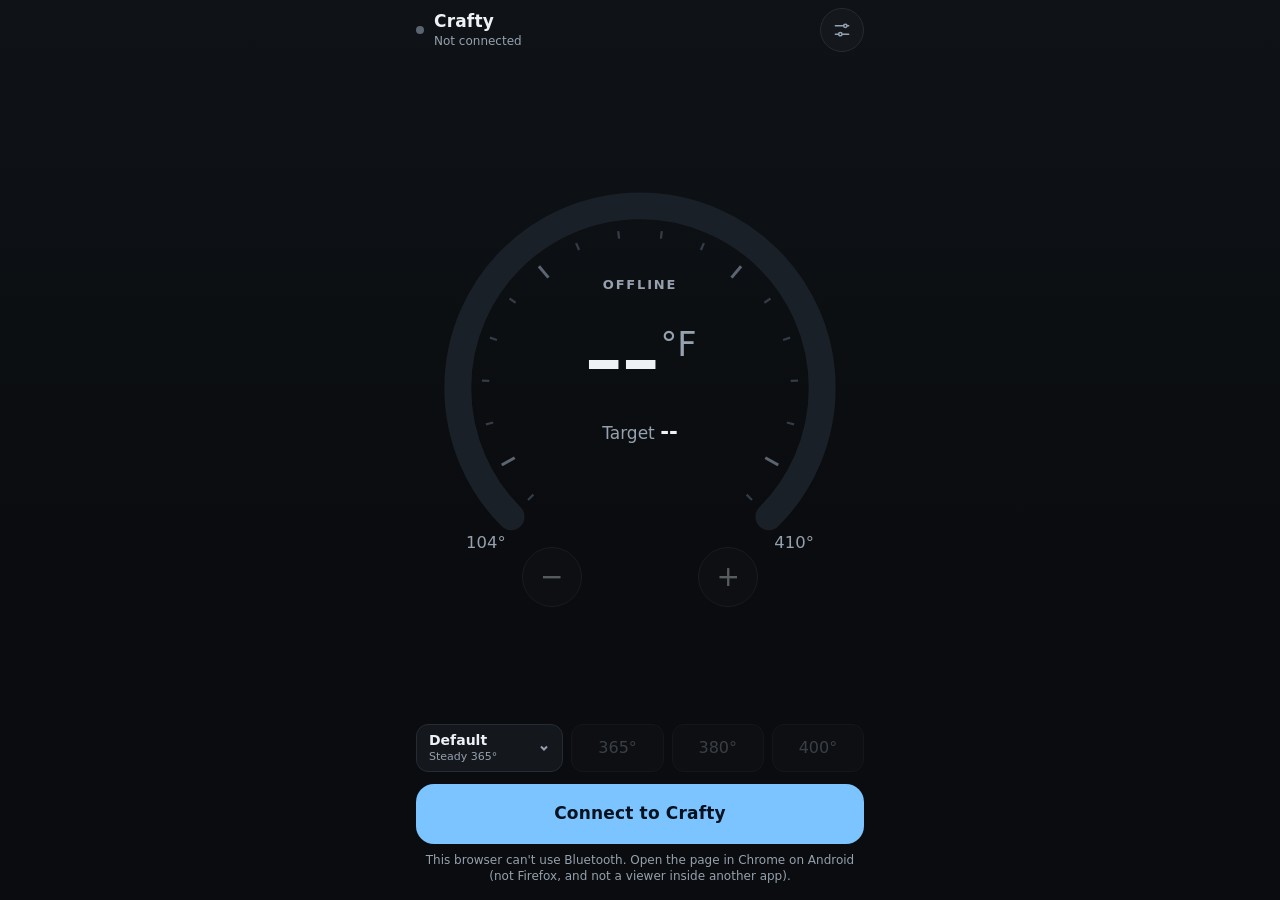
<file: crafty-r15.html>
<!doctype html>
<html lang="en">
<head>
<meta charset="utf-8">
<meta name="viewport" content="width=device-width,initial-scale=1,viewport-fit=cover,interactive-widget=resizes-content">
<meta name="theme-color" content="#0a0c0f">
<title>Crafty Remote</title>
<style>
/* Design system. One spacing scale (4/8/12/16/24), one type scale (12/13/15/17/20 + the big display number),
   44px minimum touch targets, system fonts (no web-font download, so the page draws instantly even offline).
   Performance rules: only transform/opacity animate; no SVG/CSS blur filters on anything that changes often;
   the script only touches the DOM when a value actually changed, at most once per frame. Dark only, by choice. */
:root{
  --bg:#0a0c0f; --bg-2:#0f1317; --surface:#14181d; --surface-2:#1a2027; --line:#252c35; --line-2:#333c47;
  --fg:#eef2f5; --muted:#95a1ae; --dim:#5b6571;
  --heat:#ff6a3d; --heat-2:#ffb547; --ready:#3ddc84; --super:#ff4d7d; --accent:#7cc4ff;
  --glow:transparent;
  --font:system-ui,-apple-system,"Segoe UI",Roboto,"Helvetica Neue",sans-serif;
  --r-lg:20px; --r-md:16px; --r-sm:12px; --hit:44px;
  color-scheme:dark;
}
*{box-sizing:border-box}
html,body{margin:0;height:100%;overflow:hidden;overscroll-behavior:none;background:var(--bg);color:var(--fg);font-family:var(--font);font-size:15px;line-height:1.35;-webkit-tap-highlight-color:transparent;-webkit-user-select:none;user-select:none}
body{position:fixed;inset:0;background:linear-gradient(180deg,var(--bg-2),var(--bg) 60%)}
[hidden]{display:none!important}
button{font:inherit;color:inherit;border:0;background:none;cursor:pointer;touch-action:manipulation;transition:transform .08s,background-color .15s,color .15s,border-color .15s,opacity .15s}
button:active:not(:disabled){transform:scale(.96)}
button:focus-visible,input:focus-visible,select:focus-visible,[role=slider]:focus-visible{outline:2px solid var(--accent);outline-offset:3px}
button:disabled{opacity:.35;cursor:default}
.num{font-variant-numeric:tabular-nums}

/* Ambient light behind the ring. Composited layer: only transform, opacity (and hue for Color cycle) animate. */
.orb{position:fixed;left:50%;top:38%;width:120vmin;height:120vmin;margin:-60vmin 0 0 -60vmin;border-radius:50%;pointer-events:none;z-index:0;will-change:transform,opacity;
  background:radial-gradient(closest-side,color-mix(in srgb,var(--glow) 36%,transparent),color-mix(in srgb,var(--glow) 10%,transparent) 55%,transparent);
  opacity:var(--orb,.5);transition:opacity .6s}
.l-breathe .orb{animation:breathe 7s ease-in-out infinite}
.l-breathe.heating .orb{animation-duration:2.8s}
.l-calm .orb{animation:breathe 11s ease-in-out infinite}
.l-cycle .orb{--glow:#ff5a8a!important;will-change:transform,opacity,filter;animation:cycle 18s linear infinite,breathe 6s ease-in-out infinite}
.l-minimal .orb{display:none}
@keyframes breathe{0%,100%{transform:scale(.88)}50%{transform:scale(1.04)}}
@keyframes cycle{to{filter:hue-rotate(360deg)}}

.app{position:relative;z-index:1;height:100dvh;display:flex;flex-direction:column;gap:12px;max-width:480px;margin:0 auto;
  padding:calc(env(safe-area-inset-top,0px) + 8px) max(16px,env(safe-area-inset-right,0px)) calc(env(safe-area-inset-bottom,0px) + 16px) max(16px,env(safe-area-inset-left,0px))}

/* Header: who you're connected to, battery, settings */
header{display:flex;align-items:center;justify-content:space-between;gap:12px;flex:none;min-height:var(--hit)}
.who{display:flex;align-items:center;gap:10px;min-width:0}
.dot{width:8px;height:8px;border-radius:50%;background:var(--dim);flex:none;transition:background-color .3s}
.dot.on{background:var(--ready)}
.dot.wait{background:var(--heat-2);animation:blink 1s ease-in-out infinite}
@keyframes blink{50%{opacity:.3}}
.who b{display:block;font-size:17px;font-weight:600;letter-spacing:.01em}
.who span{display:block;font-size:12px;color:var(--muted);white-space:nowrap;overflow:hidden;text-overflow:ellipsis}
.tools{display:flex;gap:8px;align-items:center;flex:none}
.chip{height:36px;display:inline-flex;align-items:center;gap:7px;padding:0 12px;border-radius:999px;background:var(--surface);border:1px solid var(--line);font-size:13px;color:var(--muted)}
.chip b{color:var(--fg);font-weight:600}
.iconbtn{width:var(--hit);height:var(--hit);border-radius:50%;display:grid;place-items:center;background:var(--surface);border:1px solid var(--line);color:var(--muted)}
.iconbtn svg{width:20px;height:20px;stroke:currentColor;fill:none;stroke-width:1.8;stroke-linecap:round;stroke-linejoin:round}
.batt{width:21px;height:11px;border:1.5px solid currentColor;border-radius:3px;position:relative}
.batt::after{content:"";position:absolute;right:-4px;top:2.5px;width:2px;height:3.5px;background:currentColor;border-radius:0 1px 1px 0}
.batt i{position:absolute;left:1px;top:1px;bottom:1px;width:0;border-radius:1px;background:var(--ready)}

/* The ring takes whatever height is left */
.stage{flex:1 1 auto;min-height:0;container-type:size;display:grid;place-items:center}
.ring{position:relative;width:min(100cqw,100cqh);aspect-ratio:1;touch-action:none;cursor:grab}
.ring.drag{cursor:grabbing}
.ring svg{position:absolute;inset:0;width:100%;height:100%;overflow:visible}
.scale{stroke:var(--line-2);stroke-width:1.5}
.scale.major{stroke:var(--dim);stroke-width:2}
.track{fill:none;stroke:var(--surface-2);stroke-width:18;stroke-linecap:round}
.fill{fill:none;stroke-width:18;stroke-linecap:round;transition:stroke-dashoffset .45s cubic-bezier(.3,.7,.3,1)}
.halo{fill:none;stroke-width:30;stroke-linecap:round;opacity:0;transition:stroke-dashoffset .45s cubic-bezier(.3,.7,.3,1),opacity .4s}
.ring.drag .fill,.ring.drag .halo{transition:none}
.knob{transition:transform .2s}
.ring.drag .knob{transition:none}
.knob circle.k{fill:var(--fg)}
.knob circle.h{fill:none;stroke:var(--fg);stroke-opacity:.18;stroke-width:10}
.ends{font-size:11px;fill:var(--muted);font-family:var(--font)}
.climb-bg{fill:none;stroke:var(--surface-2);stroke-width:3;stroke-linecap:round}
.climb-arc{fill:none;stroke:var(--heat-2);stroke-width:3;stroke-linecap:round;transition:stroke-dashoffset .5s}

.center{position:absolute;inset:0;display:flex;flex-direction:column;align-items:center;justify-content:center;text-align:center;pointer-events:none;padding-bottom:7%}
.state{font-size:clamp(11px,3.6cqmin,13px);font-weight:600;letter-spacing:.14em;text-transform:uppercase;color:var(--muted);transition:color .3s}
.state.heating{color:var(--heat)} .state.ready{color:var(--ready)}
.now{font-weight:200;font-size:clamp(52px,27cqmin,112px);line-height:1;letter-spacing:-.03em;margin:.06em 0 .05em}
.now sup{font-size:.3em;font-weight:500;vertical-align:1.15em;margin-left:3px;color:var(--muted);letter-spacing:0}
.tgt{font-size:clamp(13px,4.6cqmin,17px);color:var(--muted)}
.tgt b{font-weight:600;color:var(--fg);font-size:1.25em}
.ring.drag .tgt b{color:var(--accent)}
.eff{font-size:clamp(11px,3.6cqmin,13px);color:var(--heat-2);min-height:1.4em;margin-top:4px;max-width:70%}

/* − and + sit in the open bottom of the ring */
.nudge{position:absolute;left:0;right:0;bottom:1%;display:flex;justify-content:center;gap:26%;pointer-events:none}
.nudge button{pointer-events:auto;width:clamp(48px,16cqmin,60px);aspect-ratio:1;border-radius:50%;background:var(--surface);border:1px solid var(--line-2);font-size:clamp(22px,7cqmin,28px);font-weight:300;display:grid;place-items:center}
.nudge button:active:not(:disabled){background:var(--surface-2)}

/* Bowl meter and battery, stacked */
.strip{flex:none;display:grid;grid-template-columns:1fr;gap:8px}
.tile{min-width:0;padding:10px 14px 12px;border-radius:var(--r-md);background:var(--surface);border:1px solid var(--line);display:flex;flex-direction:column;gap:2px}
.tile .k{display:flex;align-items:center;justify-content:space-between;gap:6px;font-size:12px;font-weight:600;letter-spacing:.08em;text-transform:uppercase;color:var(--muted);min-height:24px}
.tile .v{font-size:22px;font-weight:500;line-height:1.15;white-space:nowrap}
.tile .v small{font-size:12px;font-weight:400;color:var(--muted);margin-left:4px}
.tile .s{font-size:12px;color:var(--muted);white-space:nowrap;overflow:hidden;text-overflow:ellipsis}
.badge{font-size:10px;font-weight:600;letter-spacing:.06em;padding:2px 6px;border-radius:6px;border:1px solid var(--line-2);color:var(--muted);text-transform:uppercase}
/* Small visual button with a full 44px tap area */
.tiny{position:relative;font-size:11px;font-weight:600;letter-spacing:.04em;text-transform:none;color:var(--accent);padding:2px 8px;border-radius:6px;border:1px solid var(--line-2)}
.tiny::after{content:"";position:absolute;left:50%;top:50%;width:max(100%,44px);height:44px;transform:translate(-50%,-50%)}
/* Bowl meter: one segment per temperature level. Spent levels go dim, the level you're at is outlined. */
.bmTop{display:flex;align-items:center;justify-content:space-between;gap:8px;flex-wrap:wrap}
.bmBtns{display:flex;gap:6px;flex:none}
.bmBtns .btn{padding:0 12px}
.bands{display:grid;grid-template-columns:repeat(11,1fr);gap:3px;margin-top:8px}
.bands i{position:relative;height:10px;border-radius:3px;background:var(--surface-2);overflow:hidden}
.bands i::after{content:"";position:absolute;inset:0;transform-origin:left center;transform:scaleX(var(--f,0));background:var(--heat-2);transition:transform .6s}
.bands i.done::after{background:var(--dim)}
.bands i.cur{outline:1.5px solid var(--fg);outline-offset:1px}
.strLine{display:flex;align-items:center;gap:8px;min-height:var(--hit);margin:6px -6px -6px;padding:0 6px;border-radius:var(--r-sm);font-size:13px;color:var(--fg);text-align:left}
.strLine span{flex:1;min-width:0;white-space:nowrap;overflow:hidden;text-overflow:ellipsis}
.strLine svg{width:12px;height:12px;flex:none;fill:none;stroke:var(--muted);stroke-width:1.6}
.thumb{width:32px;height:32px;border-radius:8px;object-fit:cover;flex:none;background:var(--surface-2)}
.prow .pick .thumb{width:40px;height:40px}
.form textarea{padding:10px 12px;min-height:88px;resize:vertical;line-height:1.4}
.form .note{grid-column:1/-1;padding:0}
.photo img{display:block;width:100%;max-height:260px;object-fit:cover;border-radius:12px}
.bandsLbl{display:flex;justify-content:space-between;font-size:11px;color:var(--muted);margin-top:2px}

/* Profile + quick temps */
.quick{flex:none;display:grid;grid-template-columns:1.6fr 1fr 1fr 1fr;gap:8px}
#presets{display:contents}
.qbtn{min-height:48px;border-radius:var(--r-sm);background:var(--surface);border:1px solid var(--line);font-size:16px;font-weight:500;color:var(--muted)}
.qbtn.on{color:var(--fg);border-color:var(--accent);background:color-mix(in srgb,var(--accent) 14%,var(--surface))}
.prof{display:flex;align-items:center;justify-content:space-between;gap:6px;padding:0 12px;color:var(--fg);min-width:0;text-align:left}
.prof span{min-width:0;overflow:hidden}
.prof b,.prof small{display:block;white-space:nowrap;overflow:hidden;text-overflow:ellipsis}
.prof b{font-size:14px;font-weight:600}
.prof small{font-size:11px;color:var(--muted);font-weight:400}
.prof svg{width:12px;height:12px;flex:none;stroke:var(--muted);fill:none;stroke-width:2}
.prof.climb{border-color:color-mix(in srgb,var(--heat-2) 55%,var(--line))}
.prof.climb small{color:var(--heat-2)}

.main{flex:none;min-height:60px;border-radius:18px;font-size:17px;font-weight:600;letter-spacing:.01em;display:flex;align-items:center;justify-content:center;gap:10px}
.mainrow{flex:none;display:flex;gap:8px}
.mainrow .main{flex:1;min-width:0}
.main.connect{background:var(--accent);color:#04121f}
.main.on{background:linear-gradient(135deg,var(--heat-2),var(--heat));color:#1d0a03}
.main.off{background:var(--surface-2);border:1px solid var(--line-2)}
.main .spin{width:16px;height:16px;border-radius:50%;border:2px solid currentColor;border-right-color:transparent;animation:spin .7s linear infinite}
@keyframes spin{to{transform:rotate(360deg)}}
.hint{flex:none;margin:-4px 8px 0;text-align:center;font-size:12px;color:var(--muted)}
.btn[aria-disabled=true]{opacity:.4}
/* Before the first connection the estimates have nothing to show, so they step aside */
.app.offline .strip{display:none}

/* Toasts sit above the sheets so an Undo is always reachable. Tap one to dismiss it. */
.toast{position:fixed;left:max(16px,env(safe-area-inset-left,0px));right:max(16px,env(safe-area-inset-right,0px));bottom:calc(env(safe-area-inset-bottom,0px) + 92px);max-width:448px;margin:0 auto;display:flex;align-items:center;gap:10px;font-size:14px;line-height:1.45;color:var(--fg);background:#1f262f;border:1px solid var(--line-2);border-radius:14px;padding:10px 12px;box-shadow:0 10px 30px rgba(0,0,0,.5);z-index:12;animation:pop .18s ease-out}
@keyframes pop{from{opacity:0;transform:translateY(8px)}}
.toast.err{color:#ffd8cd;background:#2a1712;border-color:#5a2c20}
.toast span{flex:1;min-width:0}
.toast .tact{flex:none;font-weight:600;min-height:var(--hit);padding:0 14px;border-radius:10px;background:var(--surface-2);border:1px solid var(--line-2);color:var(--accent)}

/* Sheets slide up from the bottom. Close with Done, a tap outside, a swipe down, or the phone's Back button. */
.scrim{position:fixed;inset:0;background:rgba(0,0,0,.55);opacity:0;pointer-events:none;transition:opacity .25s;z-index:8}
.sheet{position:fixed;left:0;right:0;bottom:0;max-width:480px;margin:0 auto;z-index:9;background:var(--surface);border:1px solid var(--line);border-bottom:0;border-radius:24px 24px 0 0;
  padding:6px max(16px,env(safe-area-inset-right,0px)) calc(env(safe-area-inset-bottom,0px) + 16px) max(16px,env(safe-area-inset-left,0px));
  transform:translateY(105%);transition:transform .28s cubic-bezier(.3,.7,.3,1);will-change:transform;display:flex;flex-direction:column;max-height:88dvh}
.sheet.dragging{transition:none}
.open .scrim{opacity:1;pointer-events:auto}
.open .sheet{transform:none}
.shead{flex:none;touch-action:none;padding-bottom:8px}
.grab{width:40px;height:4px;border-radius:2px;background:var(--line-2);margin:4px auto 8px}
.shead .bar2{display:flex;align-items:center;justify-content:space-between;gap:12px}
.shead h2{margin:0;font-size:20px;font-weight:600}
.shead h2 .ver{font-size:12px;font-weight:500;color:var(--muted);margin-left:6px;letter-spacing:.02em}
.scroll{overflow-y:auto;scrollbar-width:none;display:flex;flex-direction:column;gap:6px;padding-bottom:4px;overscroll-behavior:contain}
.scroll::-webkit-scrollbar{display:none}
/* A scrolling column must never squeeze its contents: a box with overflow:hidden (like .group) would otherwise
   shrink to just its border when the sheet is shorter than its content. Everything inside keeps its full height and the column scrolls. */
.scroll>*{flex-shrink:0}
.glabel{font-size:12px;font-weight:600;letter-spacing:.08em;text-transform:uppercase;color:var(--muted);margin:12px 4px 2px}
.glabel:first-child{margin-top:2px}
.group{background:var(--surface-2);border:1px solid var(--line);border-radius:var(--r-md);overflow:hidden}
.row{min-height:56px;padding:10px 14px;display:flex;align-items:center;justify-content:space-between;gap:12px;border-top:1px solid var(--line)}
.group>.row:first-child,.group>.row[hidden]+.row{border-top:0}
.row>div{min-width:0}
.row b{display:block;font-weight:500}
.row small{display:block;font-size:12px;color:var(--muted);margin-top:2px}
.row.stack{flex-direction:column;align-items:stretch}
.val{font-weight:600;white-space:nowrap}
.btn{min-height:var(--hit);padding:0 16px;border-radius:var(--r-sm);background:var(--surface);border:1px solid var(--line-2);font-size:14px;font-weight:500;white-space:nowrap}
.btn.primary{background:var(--accent);color:#04121f;border-color:var(--accent);font-weight:600}
.btn.danger{color:#ff9b86}
.btn.wide{width:100%}
.note{font-size:12px;color:var(--muted);line-height:1.5;padding:0 4px}
.note b{color:var(--fg);font-weight:600}
.warn{font-size:13px;line-height:1.45;color:#ffd8cd;background:#2a1712;border:1px solid #5a2c20;border-radius:var(--r-sm);padding:10px 12px}
input[type=range]{width:100%;height:var(--hit);accent-color:var(--accent);margin:0}
/* On/off switch */
.switch{position:relative;flex:none;width:52px;height:32px;border-radius:16px;background:var(--line-2);transition:background-color .2s}
.switch::before{content:"";position:absolute;inset:-6px -4px}
.switch::after{content:"";position:absolute;top:3px;left:3px;width:26px;height:26px;border-radius:50%;background:var(--fg);transition:transform .2s}
.switch[aria-checked=true]{background:var(--accent)}
.switch[aria-checked=true]::after{transform:translateX(20px)}
.switch:active:not(:disabled){transform:none}
/* Segmented choice */
.seg{display:grid;grid-auto-flow:column;grid-auto-columns:1fr;gap:4px;padding:3px;border-radius:var(--r-sm);background:var(--surface);border:1px solid var(--line)}
.seg button{min-height:var(--hit);padding:0 10px;border-radius:9px;font-size:14px;color:var(--muted)}
.seg button.on{background:var(--surface-2);color:var(--fg);box-shadow:0 0 0 1px var(--line-2)}
.stepper{display:flex;align-items:center;gap:2px;background:var(--surface);border:1px solid var(--line);border-radius:var(--r-sm);padding:2px;flex:none}
.stepper button{width:var(--hit);height:40px;border-radius:9px;font-size:20px}
.stepper output{min-width:48px;text-align:center;font-size:16px;font-weight:500}
.chips{display:grid;grid-template-columns:repeat(3,1fr);gap:6px;padding:10px 14px 12px}
.chips.two{grid-template-columns:1fr 1fr}
.chips button{min-height:var(--hit);padding:4px 6px;border-radius:var(--r-sm);background:var(--surface);border:1px solid var(--line);font-size:13px;color:var(--muted);line-height:1.2}
.chips button.on{border-color:var(--accent);color:var(--fg);background:color-mix(in srgb,var(--accent) 12%,var(--surface))}
/* History */
.life{display:grid;grid-template-columns:1fr 1fr;gap:8px}
.life div{padding:10px 12px;border-radius:var(--r-sm);background:var(--surface-2);border:1px solid var(--line);font-size:12px;color:var(--muted)}
.life b{display:block;font-size:18px;font-weight:500;color:var(--fg)}
.hrow{padding:10px 12px;border-radius:var(--r-sm);background:var(--surface-2);border:1px solid var(--line)}
.hrow b{font-weight:500;font-size:14px}
.hrow div{font-size:12px;color:var(--muted);margin-top:2px}
/* Profiles */
.prow{display:flex;align-items:center;gap:8px;padding:6px 8px 6px 14px;min-height:60px;border-top:1px solid var(--line)}
.prow:first-child{border-top:0}
.prow.on{background:color-mix(in srgb,var(--accent) 10%,transparent)}
.prow .pick{flex:1;min-width:0;text-align:left;min-height:var(--hit);display:flex;align-items:center;gap:10px}
.prow .pick i{width:18px;height:18px;border-radius:50%;border:2px solid var(--line-2);flex:none}
.prow.on .pick i{border:5px solid var(--accent)}
.prow .pick b{display:block;font-weight:500;white-space:nowrap;overflow:hidden;text-overflow:ellipsis}
.prow .pick small{display:block;font-size:12px;color:var(--muted)}
.form{display:grid;grid-template-columns:1fr 1fr;gap:12px;padding:12px 14px 14px}
.form label{display:flex;flex-direction:column;gap:5px;font-size:12px;color:var(--muted);min-width:0}
.form .wide{grid-column:1/-1}
.form input,.form select,.form textarea{font:inherit;font-size:16px;color:var(--fg);background:var(--surface);border:1px solid var(--line-2);border-radius:10px;padding:0 12px;min-height:var(--hit);width:100%;-webkit-user-select:text;user-select:text}
.form input:disabled{opacity:.45}
.form .hintline{grid-column:1/-1;font-size:12px;color:var(--heat-2);min-height:1.2em;margin-top:-4px}
.btns{display:flex;gap:8px;grid-column:1/-1}
.btns .btn{flex:1}

@media (max-height:640px){ .tile .s{display:none} .hint{display:none} .quick .qbtn{min-height:44px} .main{min-height:54px} }
/* Phone turned sideways: ring on the left, controls on the right, still one screen */
@media (orientation:landscape) and (max-height:560px){
  .app{max-width:920px;display:grid;grid-template-columns:minmax(0,1fr) minmax(0,1.1fr);grid-template-rows:auto 1fr auto auto auto;column-gap:20px}
  header{grid-column:1/-1}
  .stage{grid-column:1;grid-row:2/6}
  .strip{grid-column:2;grid-row:2;align-self:end}
  .quick{grid-column:2;grid-row:3}
  .mainrow{grid-column:2;grid-row:4}
  .hint{grid-column:2;grid-row:5}
  .sheet{max-height:94dvh}
}
@media (prefers-reduced-motion:reduce){*,*::before,*::after{transition:none!important;animation:none!important}}
</style>
</head>
<body class="l-breathe">
<div class="orb" id="orb" aria-hidden="true"></div>
<div class="app offline" id="app">
  <header>
    <div class="who"><i class="dot" id="dot"></i><div><b id="devTitle">Crafty</b><span id="devName">Not connected</span></div></div>
    <div class="tools">
      <span class="chip num" id="battChip" hidden><span class="batt"><i id="battFill"></i></span><b id="battPct">--</b></span>
      <button class="iconbtn" id="gearBtn" aria-label="Settings"><svg viewBox="0 0 24 24"><path d="M4 7h10M18 7h2M4 17h4M12 17h8"/><circle cx="16" cy="7" r="2"/><circle cx="10" cy="17" r="2"/></svg></button>
    </div>
  </header>

  <section class="stage">
    <div class="ring" id="ring" role="slider" tabindex="0" aria-label="Target temperature" aria-valuemin="40" aria-valuemax="210">
      <svg viewBox="0 0 300 300" aria-hidden="true">
        <defs>
          <linearGradient id="gHeat" x1="0" y1="1" x2="1" y2="0"><stop offset="0" stop-color="#ffb547"/><stop offset="1" stop-color="#ff5a36"/></linearGradient>
          <linearGradient id="gReady" x1="0" y1="1" x2="1" y2="0"><stop offset="0" stop-color="#7cf0b0"/><stop offset="1" stop-color="#2fd07a"/></linearGradient>
          <linearGradient id="gIdle" x1="0" y1="1" x2="1" y2="0"><stop offset="0" stop-color="#5a6470"/><stop offset="1" stop-color="#8b96a3"/></linearGradient>
        </defs>
        <g id="scale"></g>
        <path class="track" id="track"/>
        <path class="halo" id="halo"/>
        <path class="fill" id="fill"/>
        <path class="climb-bg" id="climbBg" opacity="0"/>
        <path class="climb-arc" id="climbArc" opacity="0"/>
        <text class="ends" id="endLo" text-anchor="middle"></text>
        <text class="ends" id="endHi" text-anchor="middle"></text>
        <g class="knob" id="knob" opacity="0"><circle class="h" r="15"/><circle class="k" r="10"/></g>
      </svg>
      <div class="center">
        <div class="state" id="state">Offline</div>
        <div class="now num"><span id="nowNum">--</span><sup id="nowUnit">°F</sup></div>
        <div class="tgt num">Target <b id="target">--</b></div>
        <div class="eff" id="eff"></div>
      </div>
      <div class="nudge">
        <button id="minus" aria-label="Lower target" disabled>−</button>
        <button id="plus" aria-label="Raise target" disabled>+</button>
      </div>
    </div>
  </section>

  <div class="strip" id="strip">
    <div class="tile" id="bowlTile">
      <div class="k"><span>Bowl <span class="badge" id="bmConf">learning</span></span><button class="tiny" id="bmNew" disabled aria-label="Start a new bowl">New bowl</button></div>
      <div class="bmTop"><div class="v num" id="bmMain">Fresh</div><div class="bmBtns"><button class="btn" id="bmStill" hidden>Still vapor</button><button class="btn primary" id="bmSpent" disabled>No more vapor</button></div></div>
      <div class="bands" id="bmBands" aria-hidden="true"></div>
      <div class="bandsLbl num" aria-hidden="true"><span id="bmLo">360°</span><span id="bmHi">410°</span></div>
      <div class="s" id="bmSub" aria-live="polite">Connect to track the bowl</div>
      <button class="strLine" id="strBtn" aria-label="Strain in the bowl"><img class="thumb" id="strThumb" alt="" hidden><span id="strName">Pick a strain</span><svg viewBox="0 0 12 12" aria-hidden="true"><path d="M3 4.5 6 7.5 9 4.5"/></svg></button>
    </div>
    <div class="tile">
      <div class="k">Battery <span class="badge" id="fcConf" hidden>estimate</span></div>
      <div class="v num" id="fcMain">--</div>
      <div class="s" id="fcSub">Connect to estimate</div>
    </div>
  </div>

  <div class="quick">
    <button class="qbtn prof" id="profBtn" aria-label="Profiles and terpenes"><span><b id="profName">Default</b><small id="profSub">Steady</small></span><svg viewBox="0 0 12 12"><path d="M3 4.5 6 7.5 9 4.5"/></svg></button>
    <div id="presets"></div>
  </div>

  <div class="mainrow">
    <button class="main connect" id="mainBtn"><i class="spin" id="mainSpin" hidden></i><span id="mainTxt">Connect to Crafty</span></button>
  </div>
  <p class="hint" id="hint">Press the Crafty's button once to wake it, then tap Connect.</p>
</div>

<div class="toast" id="toast" role="status" hidden></div>

<div id="sheetWrap">
  <div class="scrim" id="scrim"></div>
  <div class="sheet" id="sheet" role="dialog" aria-label="Settings">
    <div class="shead"><div class="grab"></div><div class="bar2"><h2>Settings <small class="ver" id="verTag"></small></h2><button class="btn" id="setDone">Done</button></div></div>
    <div class="scroll">
      <div class="warn" id="storeNote" hidden></div>

      <div class="glabel" role="heading" aria-level="2">Your Crafty</div>
      <div class="group">
        <div class="row"><div><b id="fwTitle">Not connected</b><small id="fwInfo">Connect to see details</small></div><button class="btn" id="discBtn" disabled>Disconnect</button></div>
        <div class="row"><div><b>Boost amount</b><small>Added on top when you start boost with the Crafty's button</small></div>
          <div class="stepper"><button id="bMinus" aria-label="Less boost" disabled>−</button><output class="num" id="boostVal">--</output><button id="bPlus" aria-label="More boost" disabled>+</button></div></div>
        <div class="row stack"><div class="bar2" style="display:flex;justify-content:space-between"><b>LED brightness</b><span class="val num" id="ledVal">--</span></div>
          <input type="range" id="led" min="0" max="100" step="5" aria-label="LED brightness" disabled></div>
        <div class="row"><div><b>Find my Crafty</b><small>Buzzes and blinks for about 30 seconds</small></div><button class="btn" id="findBtn" disabled>Find</button></div>
      </div>

      <div class="glabel" role="heading" aria-level="2">Display</div>
      <div class="group">
        <div class="row"><b>Temperature in</b><div class="seg" style="width:140px"><button id="unitF">°F</button><button id="unitC">°C</button></div></div>
        <div class="row" style="padding-bottom:0;min-height:44px"><div><b>Screen lighting</b><small>The glow behind the dial. The Crafty's own light only takes a brightness.</small></div></div>
        <div class="chips" id="lights"></div>
      </div>

      <div class="glabel" role="heading" aria-level="2">Diagnostics</div>
      <div class="group">
        <div class="row"><div><b>Record raw data</b><small>Saves every reading from the Crafty, to share if something misbehaves</small></div><button class="switch" id="recBtn" role="switch" aria-checked="false" aria-label="Record raw data"></button></div>
        <div class="row" id="recRow" hidden><div><b id="recTitle">Recording</b><small id="recInfo">0 readings</small></div><div style="display:flex;gap:8px"><button class="btn" id="recClear">Clear</button><button class="btn primary" id="recShare">Share</button></div></div>
      </div>

      <div class="glabel" role="heading" aria-level="2">Stats</div>
      <div class="group">
        <div class="row"><div><b>History</b><small>Your sessions and the Crafty's lifetime heater time</small></div><button class="btn" id="histBtn">Open</button></div>
        <div class="row"><div><b>Battery health</b><small id="healthSub">Learning</small></div><span class="val num" id="healthVal">--</span></div>
        <div class="row"><div><b>Reset learning</b><small>Forget what the battery estimate, your usual session length and the bowl meter (yours and each strain's) have learned</small></div><button class="btn danger" id="resetFc">Reset</button></div>
      </div>

      <div class="glabel" role="heading" aria-level="2">Help</div>
      <p class="note"><b>Trouble connecting?</b> Use Chrome on Android with Bluetooth on (and Location, on Android 11 or older). Press the Crafty's button once to wake it, and close the S&amp;B web app or any other phone connected to it.</p>
      <p class="note">Drag the ring or tap − and + to set the temperature. The page keeps to the Crafty's own 40–210 °C range. Boost and superboost can only be started with the button on the Crafty. Battery figures are estimates that learn from how you use it.</p>
      <p class="note"><b>Strains.</b> Tap the strain line on the Bowl tile to pick what's in the bowl. Each strain keeps its own batches, each with a THC %, a date and a photo, and learns its own pace from your taps, starting from your overall pace. Adding a strain by name looks it up on StrainAPI (only the name is sent) to fill in effects, terpenes and flavors, which you can edit. Strains and photos stay on this phone.</p>
      <p class="note"><b>Bowl meter.</b> Each segment is a temperature level, 360° to 410°. Time at temperature fills the level you're at and every level below it, faster when it's hotter, so a bowl that's spent at 365° still gives vapor at 390°. The Crafty doesn't report your draws, so this is an estimate: tap <b>No more vapor</b> when a level runs out (or <b>Still vapor</b> when it hasn't) and the meter corrects this bowl and learns your pace.</p>
      <p class="note" id="verNote"></p>
    </div>
  </div>
</div>

<div id="histWrap">
  <div class="scrim" id="histScrim"></div>
  <div class="sheet" id="histSheet" role="dialog" aria-label="History">
    <div class="shead"><div class="grab"></div><div class="bar2"><h2>History</h2><button class="btn" id="histClose">Done</button></div></div>
    <div class="scroll">
      <div class="life" id="life"></div>
      <div class="glabel" role="heading" aria-level="2">Sessions</div>
      <div style="display:flex;flex-direction:column;gap:6px" id="histList"></div>
      <div class="row" style="border:0;padding:8px 4px"><span class="note" style="padding:0">Kept on this phone only. Battery use is an estimate.</span><button class="btn danger" id="histClear">Clear</button></div>
    </div>
  </div>
</div>

<div id="profWrap">
  <div class="scrim" id="profScrim"></div>
  <div class="sheet" id="profSheet" role="dialog" aria-label="Profiles">
    <div class="shead"><div class="grab"></div><div class="bar2"><h2 id="profTitle">Profiles</h2><button class="btn" id="profDone">Done</button></div></div>
    <div class="scroll">
      <div id="profListView">
        <div class="glabel" role="heading" aria-level="2">Profiles</div>
        <div class="group" id="profList"></div>
        <button class="btn wide" id="profNew" style="margin-top:8px">New profile</button>
        <p class="note" style="margin-top:8px">A Follow the bowl profile starts low and steps up one level (5°F) each time the bowl meter says the level you're at is spent, so you get flavor first and the rest later. Tap <b>Not yet</b> on a step to go back down. Setting the temperature yourself pauses it.</p>
        <div class="glabel" role="heading" aria-level="2">Aim for a terpene</div>
        <div class="group"><div class="chips two" id="terps"></div></div>
        <p class="note" id="terpNote">Sets the temperature near where that terpene boils. Flower always gives off a mix, so this leans the flavor, it doesn't isolate one.</p>
      </div>
      <div id="profEditView" hidden>
        <div class="group">
          <div class="form">
            <label class="wide">Name<input id="pfName" maxlength="24" autocomplete="off" enterkeyhint="done"></label>
            <div class="seg wide"><button id="pfSteady" type="button">Steady</button><button id="pfClimb" type="button">Follow the bowl</button></div>
            <label class="wide">Start from a terpene<select id="pfTerp"></select></label>
            <label>Start temp <span class="pfU"></span><input id="pfBase" type="number" inputmode="numeric"></label>
            <label class="climbOnly">Top temp <span class="pfU"></span><input id="pfMax" type="number" inputmode="numeric"></label>
            <div class="hintline climbOnly" id="pfHint"></div>
            <label class="wide">Screen lighting<select id="pfLight"></select></label>
            <div class="btns"><button class="btn danger" id="pfDel" type="button">Delete</button><button class="btn" id="pfCancel" type="button">Cancel</button><button class="btn primary" id="pfSave" type="button">Save</button></div>
          </div>
        </div>
      </div>
    </div>
  </div>
</div>

<div id="strWrap">
  <div class="scrim" id="strScrim"></div>
  <div class="sheet" id="strSheet" role="dialog" aria-label="Strains">
    <div class="shead"><div class="grab"></div><div class="bar2"><h2 id="strTitle">Strains</h2><button class="btn" id="strDone">Done</button></div></div>
    <div class="scroll">
      <div id="strListView">
        <div class="glabel" role="heading" aria-level="2">In the bowl</div>
        <div class="group" id="strList"></div>
        <div class="group">
          <div class="form">
            <label class="wide">Add a strain<input id="strNewName" maxlength="40" autocomplete="off" enterkeyhint="done" placeholder="Strain name"></label>
            <button class="btn primary wide" id="strAdd" type="button">Add strain</button>
          </div>
        </div>
        <p class="note" style="margin-top:8px">Adding one looks its name up on StrainAPI to fill in effects, terpenes and flavors. Only the name is sent. Strains, batches and photos stay on this phone.</p>
        <div class="glabel" role="heading" aria-level="2">Add several at once</div>
        <div class="group">
          <div class="form">
            <label class="wide">One per line: name, THC %, date<textarea id="strPaste" rows="3" autocomplete="off" spellcheck="false" placeholder="Sour Kush|22.5|2026-11-25"></textarea></label>
            <button class="btn wide" id="strPasteAdd" type="button">Add these</button>
          </div>
        </div>
      </div>
      <div id="strView" hidden>
        <div class="group">
          <div class="form">
            <label class="wide">Name<input id="stName" maxlength="40" autocomplete="off" enterkeyhint="done"></label>
            <button class="btn wide" id="stLook" type="button">Look up on StrainAPI</button>
            <div class="hintline" id="stLookNote" aria-live="polite"></div>
            <label class="wide">Effects<input id="stEff" autocomplete="off" placeholder="Relaxed, happy"></label>
            <label class="wide">Terpenes<input id="stTerps" autocomplete="off" placeholder="Myrcene, limonene"></label>
            <div class="hintline" id="stTerpHint"></div>
            <label class="wide">Flavors<input id="stFlav" autocomplete="off" placeholder="Citrus, earthy"></label>
            <p class="note wide" id="stSrc" hidden></p>
            <div class="btns"><button class="btn danger" id="stDel" type="button">Delete</button><button class="btn" id="stBack" type="button">Back</button><button class="btn primary" id="stSave" type="button">Save</button></div>
          </div>
        </div>
        <div class="glabel" role="heading" aria-level="2">Batches</div>
        <div class="group" id="stBatches"></div>
        <button class="btn wide" id="stAddBatch" style="margin-top:8px">Add batch</button>
        <p class="note" style="margin-top:8px">A new bag of the same strain is a new batch. It starts from the strain's learned pace and learns its own from there.</p>
      </div>
      <div id="batView" hidden>
        <div class="group">
          <div class="form">
            <label class="wide">Batch name<input id="btLabel" maxlength="24" autocomplete="off" enterkeyhint="done"></label>
            <label>THC %<input id="btThc" type="text" inputmode="decimal" autocomplete="off" placeholder="23.45"></label>
            <label>Date<input id="btDate" type="date"></label>
            <div class="photo wide"><img id="btImg" alt="Photo of this batch" hidden><div class="hintline" id="btPhotoNote" aria-live="polite"></div></div>
            <div class="btns"><button class="btn" id="btPhotoDel" type="button" hidden>Remove photo</button><button class="btn" id="btPhotoAdd" type="button">Add photo</button></div>
            <input id="btFile" type="file" accept="image/*" hidden>
            <div class="btns"><button class="btn danger" id="btDel" type="button">Delete</button><button class="btn" id="btBack" type="button">Back</button><button class="btn primary" id="btSave" type="button">Save</button></div>
          </div>
        </div>
        <p class="note" style="margin-top:8px">The photo is shrunk and kept on this phone only. It's never sent anywhere.</p>
      </div>
    </div>
  </div>
</div>
<script>
"use strict";
const VERSION = "2026-11-25 r15"; // bump on every build; tests/layout.test.js fails if the page changes without it
// ---- Protocol (from the open-source reactive-volcano-app, storzandbickel-ble and gocrafty projects) ----
const SUFFIX = "-4c45-4b43-4942-265a524f5453";
const U = h => h.padStart(8, "0") + SUFFIX;
const SVC = { s1: U("1"), s2: U("2"), s3: U("3") };
const CH = {
  current:   ["s1", U("11")], // °C x10 (0.1 °C steps), notify
  target:    ["s1", U("21")], // °C x10, read/write (°F x10 when the Crafty is set to °F)
  boost:     ["s1", U("31")], // boost offset °C x10, read/write
  battery:   ["s1", U("41")], // %, notify
  led:       ["s1", U("51")], // 0-100
  heaterOn:  ["s1", U("81")], // write 0x0000
  heaterOff: ["s1", U("91")], // write 0x0000
  firmware:  ["s2", U("32")], // text, e.g. "V03.10"
  serial:    ["s2", U("52")], // text, first 8 chars
  project:   ["s3", U("93")], // bit4 heater, bit5 boost, bit6 superboost, bit8 at temperature
  status2:   ["s3", U("1c3")], // bit2 setpoint reached (pulses ~2 s), bit3 find device
  power:     ["s3", U("83")],  // bit0 charger connected
  useHours:  ["s3", U("23")],  // lifetime heater use, whole hours
  useMins:   ["s3", U("1e3")]  // ...plus minutes (firmware 2.51 and newer)
};
// Undocumented diagnostics seen on older firmware (forum reverse-engineering): battery and heater voltage, battery
// current, raw sensor temperatures. Only read while "Record raw data" is on, so a recording shows what the Crafty reports.
const DIAG = ["63", "73", "b3", "c3", "d3", "e3", "f3", "103", "113", "71"];
const LIM = { MIN: 40, MAX: 210, BOOST_MAX: 30 };
// Timing for connecting and for getting the Crafty back after a dropout. Kept in one object so it's easy to tune.
const CFG = { connectTimeout: 12000, opTimeout: 6000, retryDelays: [1000, 2000, 4000, 8000, 15000, 30000, 30000], resumeWindow: 5 * 60000 };
const BIT = { HEATER: 1 << 4, BOOST: 1 << 5, SUPER: 1 << 6, ATTEMP: 1 << 8, READY: 1 << 2, FIND: 1 << 3 };

const clamp = (v, a, b) => Math.max(a, Math.min(b, v));
const u16 = dv => !dv || dv.byteLength === 0 ? 0 : dv.byteLength === 1 ? dv.getUint8(0) : dv.getUint16(0, true);
const enc16 = v => { const b = new ArrayBuffer(2); new DataView(b).setUint16(0, Math.round(v) & 0xffff, true); return b; };
const text = dv => new TextDecoder().decode(new Uint8Array(dv.buffer, dv.byteOffset, dv.byteLength)).replace(/\0+$/, "").trim();
const hex = dv => !dv || !dv.byteLength ? "" : Array.from(new Uint8Array(dv.buffer, dv.byteOffset, dv.byteLength), x => x.toString(16).padStart(2, "0")).join(" ");
const shortId = uuid => String(uuid).slice(0, 8).replace(/^0+/, "");
const nowMs = () => Date.now();

// ---- Saved data ----
// Everything is kept in this browser's localStorage. Every read is checked and falls back to a safe default,
// so cleared, blocked, full or damaged storage can never stop the page from working.
// SCHEMA goes up whenever a saved shape changes; a page older than the saved data won't overwrite it.
// 2: pulls measured relative to your usual pull; climb profiles step by % of the bowl.
// 3 (r13): pull counting and the bowl estimate removed. Climb profiles step every few minutes at temperature.
const SCHEMA = 3;
const KEY = { unit: "crafty-unit", model: "crafty-model-v2", bowl: "crafty-bowl" /* the live session and climb clock; the name is older than the change */, prof: "crafty-profiles", light: "crafty-light", hist: "crafty-history", schema: "crafty-schema", meter: "crafty-meter" /* bowl meter pace, r14 */, strains: "crafty-strains" /* strains, batches and their paces, r15 */ };
const store = {
  ok: true, readOnly: false, damaged: [], full: false,
  raw(k) { try { return localStorage.getItem(k); } catch (e) { store.ok = false; return null; } },
  // Parsed JSON, or null when missing. Damaged data is set aside under "<key>-damaged" (not thrown away) and reported.
  json(k) {
    const s = store.raw(k); if (s == null) return null;
    try { return JSON.parse(s); } catch (e) {
      store.damaged.push(k);
      try { localStorage.setItem(k + "-damaged", s); localStorage.removeItem(k); } catch (x) {}
      return null;
    }
  },
  set(k, v, onFull) {
    if (!store.ok || store.readOnly) return false;
    try { localStorage.setItem(k, typeof v === "string" ? v : JSON.stringify(v)); return true; }
    catch (e) {
      if (/quota/i.test(e && (e.name + e.message)) && onFull && onFull()) return store.set(k, v); // make room, try once more
      if (!store.full) { store.full = true; toast("This phone's storage for the page is full, so recent changes aren't being saved.", 0, null, "err"); }
      return false;
    }
  }
};
(function checkSchema() {
  const v = parseInt(store.raw(KEY.schema), 10);
  if (v > SCHEMA) store.readOnly = true; // saved by a newer version of this page: read it, don't overwrite it
  else if (v !== SCHEMA && store.ok) { try { localStorage.setItem(KEY.schema, String(SCHEMA)); } catch (e) { store.ok = false; } }
})();
// Pull counting was removed in r13: soft and medium pulls don't show in anything the Crafty reports over Bluetooth.
// What older pages saved for it (detector settings, labeled sessions) is removed quietly, so nothing stale lingers.
const GONE = ["crafty-pd", "crafty-label", "crafty-label-rows", "crafty-label-done", "crafty-label-temp"];
(function dropPullData() {
  if (!store.ok || store.readOnly) return;
  for (const k of GONE) for (const x of [k, k + "-damaged"]) { try { localStorage.removeItem(x); } catch (e) {} }
})();
const num = (v, d, lo = -Infinity, hi = Infinity) => typeof v === "number" && isFinite(v) ? clamp(v, lo, hi) : d;

// ---- State ----
const S = { device: null, svcs: {}, chars: {}, connected: false, connecting: false, current: null, target: null, boost: null,
            battery: null, led: null, project: 0, status2: 0, power: 0, seen: {}, lifeH: null, lifeM: null, fw: "", serial: "",
            unit: "F", devF: false, pending: false, dragging: false,
            reconnecting: false, userDisc: false, lostAt: 0, retryT: null, everConnected: false };
{ const u = store.raw(KEY.unit); if (u === "C" || u === "F") S.unit = u; }

// ---- Bluetooth operations ----
// The Crafty takes one operation at a time. Writes (your taps) jump ahead of background reads, a read that's
// already waiting isn't queued twice, and nothing can wait forever: a stuck operation times out and the next one runs.
const withTimeout = (p, ms) => new Promise((res, rej) => {
  const t = setTimeout(() => rej(ERR("TimeoutError")), ms);
  p.then(v => { clearTimeout(t); res(v); }, e => { clearTimeout(t); rej(e); });
});
const ERR = (name, message = "") => Object.assign(new Error(message), { name });
const ops = []; let opBusy = false;
function gatt(fn, o = {}) {
  if (o.key) { const q = ops.find(x => x.key === o.key); if (q) return q.p; }
  const op = { fn, key: o.key || null, prio: !!o.prio, timeout: o.timeout || CFG.opTimeout };
  op.p = new Promise((res, rej) => { op.res = res; op.rej = rej; });
  if (op.prio) { const i = ops.findIndex(x => !x.prio); i < 0 ? ops.push(op) : ops.splice(i, 0, op); } else ops.push(op);
  pump();
  return op.p;
}
async function pump() {
  if (opBusy) return;
  const op = ops.shift(); if (!op) return;
  opBusy = true;
  try { op.res(await withTimeout(Promise.resolve().then(op.fn), op.timeout)); } catch (e) { op.rej(e); }
  opBusy = false; pump();
}
const flushOps = () => { for (const op of ops.splice(0)) op.rej(ERR("NetworkError", "disconnected")); };
const read = k => S.chars[k] ? gatt(() => S.chars[k].readValue(), { key: "r:" + k }) : Promise.resolve(null);
const write = (k, buf) => {
  if (!S.chars[k]) return Promise.reject(new Error("your Crafty doesn't offer this over Bluetooth"));
  rec("write", k, hex(new DataView(buf)), u16(new DataView(buf)));
  return gatt(() => (S.chars[k].writeValueWithResponse || S.chars[k].writeValue).call(S.chars[k], buf), { prio: true });
};

// ---- Raw data recorder (Settings > Diagnostics) ----
// Off by default. While on, every reading and write is kept in memory with a timestamp, and every characteristic
// the Crafty offers is listed once, so a problem can be looked into from real data.
// Nothing is sent anywhere: Share hands a CSV file to the phone's share sheet (or saves it to Downloads).
const REC = { on: false, rows: [], t0: 0, dropped: 0, probed: false, probing: false, diag: [], max: 60000 };
function rec(kind, key, a = "", b = "", note = "") {
  if (!REC.on) return;
  if (REC.rows.length >= REC.max) { REC.rows.splice(0, 10000); REC.dropped += 10000; }
  REC.rows.push([nowMs(), kind, key, a, b, note]);
  render();
}
// ---- Units ----
const toU = c => S.unit === "F" ? c * 9 / 5 + 32 : c;
const fromU = v => S.unit === "F" ? (v - 32) * 5 / 9 : v;
const dU = c => S.unit === "F" ? c * 9 / 5 : c;
const fmt = c => c == null ? "--" : String(Math.round(toU(c)));
const PRESETS = { C: [185, 195, 205], F: [365, 380, 400] };
const snapC = c => clamp(fromU(Math.round(toU(c))), LIM.MIN, LIM.MAX); // whole display degrees
// A Crafty set to Fahrenheit reports its target in °F x10 (above 210 can only be °F). Its current temperature is
// assumed to follow the same setting.
const fToC = f => (f - 32) / 1.8;
function readTarget(dv) { const t = u16(dv) / 10; if (t > LIM.MAX) { S.devF = true; return fToC(t); } if (t >= LIM.MIN) S.devF = false; return t; }
// Above 260 can only be °F (the chamber never gets that hot in °C), so it also catches °F before the target is read
function readCurrent(dv) { const t = u16(dv) / 10; if (t > 260 && t <= 450) S.devF = true; return S.devF ? fToC(t) : t; }
// Writes go back in the Crafty's own unit. The boost offset is assumed to follow it too (a difference, so x1.8);
// whatever the truth, reading then rewriting it gives back the same raw number.
const rawTarget = c => enc16((S.devF ? c * 1.8 + 32 : c) * 10);
const rawBoost = c => enc16((S.devF ? c * 1.8 : c) * 10);

// ---- DOM helpers ----
// Lookups are cached, and put() only touches the page when a value really changed. Updates are drawn at most
// once per frame (render() just asks for a frame), so a burst of Bluetooth readings costs one redraw.
const EL = {};
const $ = id => EL[id] || (EL[id] = document.getElementById(id));
const memo = new WeakMap();
function put(el, k, v) {
  let m = memo.get(el); if (!m) memo.set(el, m = {});
  if (m[k] === v) return;
  m[k] = v;
  if (k === "text") el.textContent = v;
  else if (k === "class") el.className = v;
  else if (k === "hidden" || k === "disabled") el[k] = v;
  else if (k[0] === "@") el.setAttribute(k.slice(1), v);
  else if (k[0] === "-") el.style.setProperty(k, v);
  else el.style[k] = v;
}
let booted = false, framePending = false;
const raf = typeof requestAnimationFrame === "function" ? requestAnimationFrame : f => setTimeout(f, 16);
function render() {
  if (!booted || framePending) return;
  framePending = true;
  raf(() => { framePending = false; draw(); });
}

// ---- Ring geometry (viewBox 300x300) ----
const CX = 150, CY = 150, R = 122, ARC0 = 135, SWEEP = 270;
const pt = (deg, r = R) => { const a = deg * Math.PI / 180; return [CX + r * Math.cos(a), CY + r * Math.sin(a)]; };
const frac = c => clamp((c - LIM.MIN) / (LIM.MAX - LIM.MIN), 0, 1);
const arcD = r => { const [x0, y0] = pt(ARC0, r), [x1, y1] = pt(ARC0 + SWEEP, r); return `M${x0.toFixed(2)} ${y0.toFixed(2)} A${r} ${r} 0 1 1 ${x1.toFixed(2)} ${y1.toFixed(2)}`; };
const arcLen = r => 2 * Math.PI * r * SWEEP / 360;
const ARCLEN = arcLen(R), CLIMBLEN = arcLen(R - 34);
(function drawRing() {
  for (const id of ["track", "fill", "halo"]) $(id).setAttribute("d", arcD(R));
  for (const id of ["climbBg", "climbArc"]) $(id).setAttribute("d", arcD(R - 34));
  for (const [id, len] of [["fill", ARCLEN], ["halo", ARCLEN], ["climbArc", CLIMBLEN]]) { $(id).style.strokeDasharray = len; $(id).style.strokeDashoffset = len; }
  // Scale ticks every 10 °C, longer every 50
  let html = "";
  for (let c = LIM.MIN; c <= LIM.MAX; c += 10) {
    const a = ARC0 + SWEEP * frac(c), major = c % 50 === 0;
    const [ax, ay] = pt(a, R - 16), [bx, by] = pt(a, R - (major ? 26 : 21));
    html += `<line class="scale${major ? " major" : ""}" x1="${ax.toFixed(1)}" y1="${ay.toFixed(1)}" x2="${bx.toFixed(1)}" y2="${by.toFixed(1)}"/>`;
  }
  $("scale").innerHTML = html;
  const [lx, ly] = pt(ARC0, R + 24), [hx, hy] = pt(ARC0 + SWEEP, R + 24);
  $("endLo").setAttribute("x", lx.toFixed(1)); $("endLo").setAttribute("y", (ly + 4).toFixed(1));
  $("endHi").setAttribute("x", hx.toFixed(1)); $("endHi").setAttribute("y", (hy + 4).toFixed(1));
})();

const effTarget = () => clamp((S.target || 0) + ((S.project & BIT.BOOST) || (S.project & BIT.SUPER) ? (S.boost || 0) : 0), LIM.MIN, LIM.MAX);
const heatingNow = () => S.connected && !!(S.project & BIT.HEATER);
const readyNow = () => heatingNow() && !S.dragging && (!!(S.project & BIT.ATTEMP) ||
  (S.current != null && S.target != null && Math.abs(S.current - effTarget()) <= 2));

function draw() {
  const on = S.connected, heating = heatingNow(), ready = readyNow();
  const boost = !!(S.project & BIT.BOOST), sup = !!(S.project & BIT.SUPER);

  put($("app"), "class", "app" + (!on && !S.reconnecting ? " offline" : ""));
  put($("nowNum"), "text", fmt(S.current));
  put($("nowUnit"), "text", "°" + S.unit);
  put($("target"), "text", S.target == null ? "--" : fmt(S.target) + "°");
  put($("endLo"), "text", fmt(LIM.MIN) + "°");
  put($("endHi"), "text", fmt(LIM.MAX) + "°");

  // The line under the target: what matters most right now
  const eff = sup ? "Superboost on" : boost && S.boost ? `Boost on, heading to ${fmt(effTarget())}°`
    : climbText() || terpText() || (heating && !ready ? "Heating up" : "");
  put($("eff"), "text", eff);

  const st = $("state");
  put(st, "class", "state" + (on && ready ? " ready" : heating ? " heating" : ""));
  put(st, "text", S.reconnecting ? "Reconnecting" : S.connecting ? "Connecting" : !on ? (S.device ? "Disconnected" : "Offline")
    : ready ? "Ready" : heating ? "Heating" : "Heater off");

  const grad = !on ? "gIdle" : ready ? "gReady" : heating ? "gHeat" : "gIdle";
  const off = S.current == null ? ARCLEN : ARCLEN * (1 - frac(S.current));
  for (const id of ["fill", "halo"]) { put($(id), "stroke", `url(#${grad})`); put($(id), "strokeDashoffset", String(off)); }
  put($("halo"), "opacity", heating ? "0.18" : "0");
  applyLighting(on, heating, ready);

  const ring = $("ring");
  if (S.target != null && on) {
    const [x, y] = pt(ARC0 + SWEEP * frac(S.target));
    put($("knob"), "@transform", `translate(${x.toFixed(1)} ${y.toFixed(1)})`);
    put($("knob"), "@opacity", "1");
    put(ring, "@aria-valuenow", String(Math.round(S.target)));
    put(ring, "@aria-valuetext", fmt(S.target) + " degrees " + (S.unit === "F" ? "Fahrenheit" : "Celsius"));
  } else put($("knob"), "@opacity", "0");
  put($("minus"), "disabled", !on || S.target == null);
  put($("plus"), "disabled", !on || S.target == null);

  // Main button
  const mb = $("mainBtn");
  let cls, label, dis = false, spin = false;
  if (!on) {
    cls = "main connect"; spin = S.connecting;
    label = S.connecting ? (S.reconnecting ? "Reconnecting…" : "Connecting…") : S.reconnecting ? "Reconnecting… tap to try now" : S.device ? "Reconnect" : "Connect to Crafty";
    dis = S.connecting;
  } else if (!S.chars.heaterOn || !S.chars.heaterOff) { cls = "main off"; label = "Heater is controlled on the Crafty"; dis = true; }
  else if (S.pending) { cls = "main " + (S.pending === "on" ? "on" : "off"); label = S.pending === "on" ? "Starting heater…" : "Turning off…"; spin = true; dis = true; }
  else { cls = "main " + (heating ? "on" : "off"); label = heating ? "Turn heater off" : "Turn heater on"; }
  put(mb, "class", cls); put(mb, "disabled", dis); put($("mainTxt"), "text", label);
  put($("mainSpin"), "hidden", !spin);
  const noBt = !navigator.bluetooth ? noBluetoothReason() : "";
  put($("hint"), "text", noBt || "Press the Crafty's button once to wake it, then tap Connect.");
  put($("hint"), "hidden", on || S.reconnecting);

  // Header
  put($("dot"), "class", "dot" + (on ? " on" : S.connecting || S.reconnecting ? " wait" : ""));
  put($("devName"), "text", on ? "Connected" + (S.fw ? " · " + S.fw : "") : S.reconnecting ? "Connection dropped, reconnecting" : S.connecting ? "Connecting" : S.device ? "Disconnected" : "Not connected");
  put($("battChip"), "hidden", S.battery == null || !on);
  if (S.battery != null) {
    put($("battPct"), "text", S.battery + "%");
    put($("battFill"), "width", clamp(S.battery, 0, 100) * 0.16 + "px");
    put($("battFill"), "background", S.battery <= 15 ? "var(--heat)" : charging() ? "var(--accent)" : "var(--ready)");
  }

  // Quick temps
  const ps = $("presets");
  if (ps.dataset.unit !== S.unit) {
    ps.replaceChildren(...PRESETS[S.unit].map(v => {
      const b = document.createElement("button"); b.className = "qbtn num"; b.textContent = v + "°";
      b.dataset.c = fromU(v); b.addEventListener("click", () => { handSet(); setTarget(+b.dataset.c, 0); buzz(6); }); return b;
    }));
    ps.dataset.unit = S.unit;
  }
  for (const b of ps.children) { put(b, "disabled", !on); put(b, "class", "qbtn num" + (S.target != null && Math.abs(+b.dataset.c - S.target) < 0.6 ? " on" : "")); }

  drawSettings();
  renderForecast();
  renderBowl();
  renderClimb();
  drawRec();
}

let toastT = null;
// toast(message, ms, action, kind): ms 0 keeps it until tapped; action {label, fn} adds a button such as Undo; kind "err" for problems.
function toast(msg, ms = 4500, action = null, kind = "") {
  const t = $("toast"), s = document.createElement("span"); s.textContent = msg;
  const kids = [s];
  if (action) {
    const b = document.createElement("button"); b.className = "tact"; b.textContent = action.label;
    b.addEventListener("click", ev => { ev.stopPropagation(); t.hidden = true; action.fn(); });
    kids.push(b);
  }
  t.replaceChildren(...kids); t.className = "toast" + (kind ? " " + kind : ""); t.hidden = false;
  clearTimeout(toastT); if (ms) toastT = setTimeout(() => { t.hidden = true; }, ms);
}
const fail = msg => toast(msg, 0, null, "err");
const buzz = p => { try { navigator.vibrate && navigator.vibrate(p); } catch (e) {} };

// ---- Writes (debounced so dragging doesn't flood Bluetooth) ----
let tTimer = null;
function setTarget(c, delay = 350) {
  if (!S.connected) return;
  S.target = snapC(c);
  render();
  clearTimeout(tTimer);
  tTimer = setTimeout(async () => {
    tTimer = null;
    try {
      await write("target", rawTarget(S.target));
      // The official app rewrites the boost offset after every target change so the device keeps it
      if (S.boost != null) await write("boost", rawBoost(S.boost));
    } catch (e) { fail("Couldn't set the temperature: " + e.message + "."); }
  }, delay);
}
let bTimer = null;
function setBoost(c) {
  if (!S.connected || S.boost == null) return;
  S.boost = clamp(Math.round(c * 10) / 10, 0, LIM.BOOST_MAX);
  render();
  clearTimeout(bTimer);
  bTimer = setTimeout(() => write("boost", rawBoost(S.boost)).catch(e => fail("Couldn't set boost: " + e.message + ".")), 350);
}
const nudge = dir => { if (S.target != null) { handSet(); setTarget(fromU(Math.round(toU(S.target)) + dir)); } };
async function toggleHeater() {
  const on = !(S.project & BIT.HEATER);
  S.pending = on ? "on" : "off"; buzz(10); render();
  try {
    await write(on ? "heaterOn" : "heaterOff", enc16(0));
    await new Promise(r => setTimeout(r, 600));
    apply("project", await read("project"), "read");
    if (on && !(S.project & BIT.HEATER)) fail("The Crafty didn't start heating. It may refuse while charging or asleep; press its button once and try again.");
  } catch (e) { fail("Couldn't switch the heater: " + e.message + "."); }
  S.pending = false; render();
}
async function findDevice() {
  try { const v = await read("status2"); await write("status2", enc16((v ? u16(v) : S.status2) | BIT.FIND)); toast("Your Crafty should be buzzing now.", 3000); }
  catch (e) { fail("Find didn't work: " + e.message + "."); }
}
let lTimer = null;
function setLed(v) {
  S.led = +v; render();
  clearTimeout(lTimer);
  lTimer = setTimeout(() => write("led", enc16(S.led)).catch(e => fail("Couldn't set brightness: " + e.message + ".")), 250);
}

// ---- Connection ----
// Turns a browser or Bluetooth error into a plain-English reason and what to do. Returns null for "you cancelled".
function explain(e) {
  const n = e && e.name, m = (e && e.message) || "";
  if (n === "NotFoundError" && /cancel/i.test(m)) return null;
  if (n === "WrongDevice") return "That isn't a Crafty, or it's a different Storz & Bickel device. Tap Connect and pick the one named STORZ&BICKEL or Crafty.";
  if (n === "Busy") return "Your Crafty is already being controlled from another tab of this page. Use that tab, or close it and tap Connect here.";
  if (n === "TimeoutError") return "The Crafty didn't answer in time. Press its button once to wake it, keep it close, and tap Connect again.";
  if (n === "NotFoundError" && /adapter|off|not available|unavailable/i.test(m)) return "Bluetooth looks switched off on this phone. Turn it on, then tap Connect.";
  if (n === "NotFoundError") return "No Crafty showed up. Press its button once to wake it, keep it close, and make sure no other phone or the S&B web app is connected to it.";
  if (n === "SecurityError" && /^(file|content):$/.test(location.protocol)) return "Chrome won't use Bluetooth on a page opened as a saved file. Open the page from an https:// web address instead.";
  if (n === "SecurityError" || n === "NotAllowedError") return "Bluetooth isn't allowed for this page. In Chrome, tap the icon left of the address, allow Bluetooth (and Nearby devices if your phone asks), then try again.";
  if (n === "NetworkError" || /gatt|connection|disconnected/i.test(m)) return "The Crafty stopped answering. Keep it close and switched on, make sure nothing else is connected to it, then tap Connect.";
  return "Couldn't connect" + (m ? ": " + m : "") + ". Turn the Crafty off and on, then try again.";
}
// Why this browser has no Bluetooth at all, in plain English. Shown under the Connect button straight away.
function noBluetoothReason() {
  const ua = navigator.userAgent || "";
  if (/iPhone|iPad|iPod/.test(ua)) return "iPhones and iPads don't allow Bluetooth in web pages. On iPhone, a browser app made for it, such as Bluefy, can open this page.";
  if (/Firefox|FxiOS/.test(ua)) return "Firefox can't use Bluetooth, so it can't reach the Crafty. Open this page in Chrome instead.";
  if (!window.isSecureContext) return "Chrome only allows Bluetooth on secure pages, and it isn't treating this one as secure. Open the saved file from your Files app with Chrome, or from an https:// web address.";
  return "This browser can't use Bluetooth. Open the page in Chrome on Android (not Firefox, and not a viewer inside another app).";
}

// Only one tab may drive the Crafty, or two tabs would both log sessions and both step the climb.
// Uses the browser's lock service where there is one; without it, a single tab is assumed.
let releaseControl = null;
function takeControl() {
  if (releaseControl) return Promise.resolve(true);
  if (!navigator.locks || !navigator.locks.request) return Promise.resolve(true);
  return new Promise(res => {
    navigator.locks.request("crafty-control", { ifAvailable: true }, lock => {
      if (!lock) { res(false); return; }
      res(true);
      return new Promise(r => { releaseControl = () => { releaseControl = null; r(); }; });
    }).catch(() => res(true));
  });
}
const NOTIFY = ["current", "battery", "project", "status2", "power"];
// connect({auto}) is used for the Connect button and, with auto, for getting the Crafty back after a dropout.
// Returns true when connected. Auto attempts stay quiet; the reconnect loop reports the outcome.
async function connect(opts = {}) {
  const auto = !!opts.auto;
  if (S.connecting) return false;
  if (!auto) { $("toast").hidden = true; stopReconnect(); }
  if (!navigator.bluetooth) { fail(noBluetoothReason()); return false; }
  S.connecting = true; S.userDisc = false; render();
  try {
    if (!(await takeControl())) throw ERR("Busy");
    if (!S.device) {
      S.device = await navigator.bluetooth.requestDevice({
        // Named filters catch Crafties with their usual names; the service filter catches any device that offers
        // the Crafty's control service, whatever it's called, so new models or renamed units still show up.
        filters: [{ namePrefix: "STORZ&BICKEL" }, { namePrefix: "Storz&Bickel" }, { namePrefix: "S&B" }, { namePrefix: "CRAFTY" }, { services: [SVC.s1] }],
        optionalServices: [SVC.s1, SVC.s2, SVC.s3]
      });
      S.device.addEventListener("gattserverdisconnected", onDisconnect);
    }
    const server = await withTimeout(S.device.gatt.connect(), CFG.connectTimeout);
    // Features are found by what the device actually offers, not by model name. Anything missing is skipped,
    // and the controls that need it are switched off with a note instead of failing.
    const svcs = {};
    for (const k of Object.keys(SVC)) { try { svcs[k] = await gatt(() => server.getPrimaryService(SVC[k])); } catch (e) {} }
    if (!svcs.s1) throw ERR("WrongDevice");
    S.svcs = svcs; S.chars = {}; S.seen = {}; REC.probed = false; REC.diag = [];
    for (const [k, [sv, uuid]] of Object.entries(CH)) {
      if (!svcs[sv]) continue;
      try { S.chars[k] = await gatt(() => svcs[sv].getCharacteristic(uuid)); } catch (e) {}
    }
    try { const v = await read("firmware"); if (v) S.fw = text(v); } catch (e) {}
    try { const v = await read("serial"); if (v) S.serial = text(v).slice(0, 8); } catch (e) {}
    await refresh(true);
    for (const k of NOTIFY) {
      const c = S.chars[k]; if (!c) continue;
      c.addEventListener("characteristicvaluechanged", ev => { apply(k, ev.target.value, "notify"); render(); });
      try { await gatt(() => c.startNotifications()); } catch (e) { /* polling covers it */ }
    }
    S.connected = true; S.everConnected = true; S.reconnecting = false;
    fcConnected();
    startPolling();
    keepAwake();
    if (REC.on) recProbe();
    S.connecting = false; render();
    return true;
  } catch (e) {
    if (e && e.name === "WrongDevice") S.device = null; // forget it so the next tap offers the device list again
    try { S.device && S.device.gatt.connected && S.device.gatt.disconnect(); } catch (x) {}
    if (!auto) {
      if (F.sess && S.lostAt) endSession(S.lostAt, "connection lost"); // a held session that didn't come back
      if (e && e.name !== "Busy") giveBackControl();
      const why = explain(e); if (why) fail(why);
    }
    S.connecting = false; render();
    return false;
  }
}
function giveBackControl() { if (releaseControl) releaseControl(); }
// Readings outside what a Crafty can report (a glitch, a half-received value) are ignored rather than shown,
// so one bad packet can't fake a battery drop or a target change.
const SANE = { current: [0, 260], target: [LIM.MIN - 1, LIM.MAX + 1], boost: [0, LIM.BOOST_MAX], battery: [0, 100], led: [0, 100] };
const sane = (k, v) => !SANE[k] || (isFinite(v) && v >= SANE[k][0] && v <= SANE[k][1]);
function apply(k, dv, src = "read") {
  if (!dv || !dv.byteLength) return;
  S.seen[k] = nowMs();
  let v;
  if (k === "current") { v = readCurrent(dv); if (sane(k, v)) S.current = v; }
  else if (k === "target") { v = readTarget(dv); if (sane(k, v) && !S.dragging && !tTimer) S.target = v; }
  else if (k === "boost") { v = u16(dv) / 10 / (S.devF ? 1.8 : 1); if (sane(k, v)) S.boost = v; }
  else if (k === "battery") { v = u16(dv); if (sane(k, v)) { fcBattery(v); S.battery = v; } }
  else if (k === "led") { v = u16(dv); if (sane(k, v)) S.led = v; }
  else if (k === "project") { v = u16(dv); fcHeater(!!(v & BIT.HEATER)); S.project = v; }
  else if (k === "status2") S.status2 = v = u16(dv);
  else if (k === "power") S.power = v = u16(dv);
  else if (k === "useHours") S.lifeH = v = u16(dv);
  else if (k === "useMins") S.lifeM = v = u16(dv);
  rec(src, k, hex(dv), v == null ? "" : +(+v).toFixed(2));
}
async function refresh(all) {
  // Target first, so the °F/°C setting is known before the current temperature is read
  const keys = all ? ["target", "current", "boost", "battery", "led", "project", "status2", "power", "useHours", "useMins"] : ["project", "status2", "battery", "power"];
  const t = nowMs();
  for (const k of keys) {
    if (!all && t - (S.seen[k] || 0) < 4500) continue; // pushed to us recently, no need to ask
    try { apply(k, await read(k), "read"); } catch (e) {}
  }
}
let poll = null;
function startPolling() {
  clearInterval(poll);
  poll = setInterval(async () => { if (!S.connected || S.dragging) return; await refresh(false); render(); }, 5000);
}
// A dropout you didn't ask for (out of range, phone slept, Crafty glitched) starts a quiet reconnect loop. The current
// session and climb are held, and carry on if the Crafty comes back within CFG.resumeWindow.
function onDisconnect() {
  if (!S.connected) return; // already handled, or a failed connect attempt
  S.connected = false; clearInterval(poll); clearInterval(fcTimer); flushOps();
  S.lostAt = nowMs(); fcSave();
  if (S.userDisc) { endSession(S.lostAt, ""); giveBackControl(); releaseWake(); }
  else startReconnect();
  render();
}
function endSession(t, note) { if (F.sess) logSession(t, note); F.heaterOn = false; }
function startReconnect() {
  stopReconnect(); S.reconnecting = true;
  let i = 0;
  const attempt = async () => {
    S.retryT = null;
    if (!S.reconnecting) return;
    if (await connect({ auto: true })) { toast("Reconnected. Your session carried on.", 3000); return; }
    if (!S.reconnecting) return;
    if (i < CFG.retryDelays.length) { S.retryT = setTimeout(attempt, CFG.retryDelays[i++]); return; }
    // Out of tries: close the session where the connection was lost and say what to do
    S.reconnecting = false; endSession(S.lostAt, "connection lost"); giveBackControl(); releaseWake(); fcSave();
    fail("Lost the Crafty and couldn't get it back. Make sure it's on and close by, then tap Reconnect.");
    render();
  };
  S.retryT = setTimeout(attempt, CFG.retryDelays[i++]);
}
function stopReconnect() { clearTimeout(S.retryT); S.retryT = null; S.reconnecting = false; }
function disconnect() {
  S.userDisc = true; stopReconnect();
  if (S.connected) { try { S.device && S.device.gatt.disconnect(); } catch (e) {} onDisconnect(); }
  else { endSession(S.lostAt || nowMs(), ""); giveBackControl(); }
  closeSheets(); render();
}
// "Pick another" when not connected: forget this Crafty so Connect shows the device list again
function forgetDevice() { disconnect(); if (S.device) S.device.removeEventListener("gattserverdisconnected", onDisconnect); S.device = null; S.fw = ""; S.serial = ""; render(); }
let wake = null;
async function keepAwake() { try { if (navigator.wakeLock && !wake) { wake = await navigator.wakeLock.request("screen"); wake.addEventListener("release", () => { wake = null; }); } } catch (e) {} }
function releaseWake() { try { wake && wake.release(); } catch (e) {} wake = null; }
// Coming back to the page: keep the screen awake again, and if the phone dropped the Crafty while asleep, get it back.
// Going away: save now rather than waiting for the next scheduled save.
document.addEventListener("visibilitychange", () => {
  if (document.visibilityState !== "visible") { fcSave(); return; }
  if (S.connected) keepAwake();
  else if (S.device && S.everConnected && !S.userDisc && !S.connecting && !S.reconnecting && releaseControl) startReconnect();
  render();
});
window.addEventListener("pagehide", () => fcSave());

// ---- Battery estimate ----
// The Crafty only reports battery in whole percent, so the page predicts usage from a simple heat model
// and learns one correction factor each time the battery drops a percent. Starting guesses come from
// reviews of the Crafty+: about 40 minutes of heating per charge, about five bowls, ~80 s heat-up.
const AMB = 22;                                  // room temperature, °C
const heatScale = T => Math.max(0.2, (T - AMB) / (185 - AMB));
// sessMin: your usual session length in minutes (heater on to heater off), learned from your sessions.
const FC0 = { corr: 1, drops: 0, sessMin: 7, sessions: 0, cycles: 0, hlog: [] };
// Learned numbers, each checked against a sensible range so damaged data can't produce silly estimates.
// Older pages also learned pull sizes; those fields are dropped here and not saved again.
function cleanModel(j) {
  const m = { ...FC0, hlog: [] };
  if (!j || typeof j !== "object") return m;
  m.corr = num(j.corr, 1, 0.4, 2.5); m.drops = num(j.drops, 0, 0, 1e6); m.sessMin = num(j.sessMin, 7, 2, 20);
  m.sessions = num(j.sessions, 0, 0, 1e6); m.cycles = num(j.cycles, 0, 0, 1e5);
  if (Array.isArray(j.hlog)) m.hlog = j.hlog.filter(x => x && isFinite(x.d) && isFinite(x.c) && isFinite(x.n)).slice(-120);
  return m;
}
let M = cleanModel(store.json(KEY.model));
const fcSave = () => {
  clearTimeout(saveT); saveT = null;
  store.set(KEY.model, M);
  store.set(KEY.bowl, { ts: nowMs(), sess: F.sess ? { ...F.sess } : null, meter: bmSaved() });
};
// Saving is batched: many changes in a row cost one write a couple of seconds later (and one when you leave the page)
let saveT = null;
const saveSoon = () => { if (!saveT) saveT = setTimeout(fcSave, 2000); };
const holdRate = T => 2.3 * heatScale(T);       // % per minute holding temperature
const heatUpCost = (T, from) => 3 * Math.max(0, T - from) / (185 - AMB); // % to heat up
const sessionCost = T => M.corr * (heatUpCost(T, AMB) + M.sessMin * holdRate(T));

// Live tracking
const F = { last: 0, pred: 0, valid: false, prevBatt: null, heaterOn: false, sessStart: 0, atTemp: false, sess: null };
// (r13 and r14 also saved a timed-climb clock here, min and mark; r15 doesn't use it.)
let savedSess = null;
{
  const b = store.json(KEY.bowl);
  if (b && b.sess && isFinite(b.sess.start) && isFinite(b.ts)) savedSess = { ...b.sess, savedAt: b.ts };
}
let fcTimer = null;

// ---- Bowl meter (r14) ----
// Research, sources and the full design: docs/bowl-meter-design.md in the project folder (kept off the site).
// One number per bowl, D ("how drained", natural-log units), sets every temperature level at once:
// - Hotter drains faster: x1.26 per 5 °F step. THC's vapor pressure rises about 2.3x per 10 °C (NIST, Lovestead & Bruno 2017).
// - Each puff takes a share of what's left (Carrara et al. 2020, Mighty at 210 °C), so a level runs out gradually.
// - A level is spent when D reaches its done line, which sits a step higher for each hotter level. That's why a bowl
//   that's spent at 365 still gives vapor at 390.
// The Crafty doesn't report draws, so time at the chamber's real temperature stands in for them. The "No more vapor"
// tap corrects the bowl on screen and teaches the page your pace.
const BMC = {
  ref: (370 - 32) / 1.8,      // 370 °F, the level the starting pace is set at
  slope: Math.log(2.3) / 10,  // per °C, from THC's vapor pressure
  done0: Math.log(10),        // spent when vapor is down to a tenth of a fresh bowl's (an assumption; taps correct it)
  defMin: 6,                  // a fresh bowl held at 370 °F reads spent after about 6 minutes, until taps say otherwise
  floor: 150,                 // °C; below this next to nothing comes off, so it isn't counted
  reheat: 3 * 60000,          // heating up again within 3 minutes carries the bowl on (unless its level was spent)
  keep: 15 * 60000            // a saved bowl older than this isn't picked up again after a reload
};
// The levels shown: 360 to 410 °F in 5° steps (410 °F is the Crafty's 210 °C top). Display only: the model is continuous.
const BANDS = [360, 365, 370, 375, 380, 385, 390, 395, 400, 405, 410].map(f => Math.min(LIM.MAX, (f - 32) / 1.8));

// What the meter has learned about your pace (k: how fast D grows per minute at 370 °F), checked against sensible ranges
const BML0 = { k: BMC.done0 / BMC.defMin, taps: 0, log: [] };
function cleanMeter(j) {
  const m = { ...BML0, log: [] };
  if (!j || typeof j !== "object") return m;
  m.k = num(j.k, m.k, 0.05, 3); m.taps = Math.round(num(j.taps, 0, 0, 1e5));
  if (Array.isArray(j.log)) m.log = j.log.filter(x => x && isFinite(x.T) && isFinite(x.E) && isFinite(x.ts)).slice(-50)
    .map(x => ({ T: num(x.T, BMC.ref, LIM.MIN, LIM.MAX), E: num(x.E, 1, 0, 600), ts: x.ts, kind: x.kind === "still" ? "still" : "spent" }));
  return m;
}
let BL = cleanMeter(store.json(KEY.meter));
const saveMeter = () => store.set(KEY.meter, BL);
// Before your first tap, your usual session length (once there are 3) sets the pace, minus about a minute of heat-up
const paceK = () => BL.taps || M.sessions < 3 ? BL.k : clamp(BMC.done0 / clamp(M.sessMin - 1, 3, 15), 0.05, 3);
// Strains and batches (r15) learn their own pace on top of this one. Each level leans on the one above it until it has
// taps of its own: with n taps it counts n/(n+3), so a new batch starts on its strain's pace, and a new strain on yours.
const blendK = (own, n, parent) => n > 0 ? Math.exp((n / (n + 3)) * Math.log(own) + (3 / (n + 3)) * Math.log(parent)) : parent;
const strainPace = s => s ? blendK(s.k, s.taps, paceK()) : paceK();
const batchPace = (s, b) => b ? blendK(b.k, b.taps, strainPace(s)) : strainPace(s);
const paceNow = () => { const { s, b } = activeSB(); return batchPace(s, b); };

// The bowl in the chamber. E: minutes of use at 370 °F pace (what learning compares against). spent: levels already announced.
const BM = { D: 0, E: 0, rough: false, endedAt: 0, spent: [] };
{
  const b = store.json(KEY.bowl), m = b && b.meter;
  if (m && typeof m === "object" && isFinite(b.ts) && nowMs() - b.ts < BMC.keep) {
    BM.D = num(m.D, 0, 0, 50); BM.E = num(m.E, 0, 0, 600); BM.rough = m.rough === true;
    BM.endedAt = num(m.endedAt, 0, 0, b.ts); BM.spent = Array.isArray(m.spent) ? m.spent.filter(x => isFinite(x)).slice(0, BANDS.length) : [];
  }
}
const bmSaved = () => ({ D: +BM.D.toFixed(4), E: +BM.E.toFixed(4), rough: BM.rough, endedAt: BM.endedAt, spent: BM.spent });
const rateAt = Tc => Math.exp(BMC.slope * (Tc - BMC.ref));
const doneLine = Tc => Math.max(0.2, BMC.done0 + BMC.slope * (Tc - BMC.ref));
const levelFill = Tc => clamp(BM.D / doneLine(Tc), 0, 1);
const spentTo = () => BMC.ref + (BM.D - BMC.done0) / BMC.slope; // °C: the hottest level that's spent
const bandNear = Tc => BANDS.reduce((best, b, i) => Math.abs(b - Tc) < Math.abs(BANDS[best] - Tc) ? i : best, 0);

// Every second the heater's on, from fcTick. Heat-up counts too, at its lower rate, because the reading is the real temperature.
function bmTick(dt) {
  if (!F.heaterOn || S.current == null || S.current < BMC.floor) return;
  const r = rateAt(Math.min(S.current, LIM.MAX + 5));
  BM.E += r * dt; BM.D += paceNow() * r * dt;
  bmNotice();
}
// The page slept with the heater on: count the gap at the last temperature, up to 10 minutes, and say the meter is rough
function bmGap(dt) {
  if (!F.heaterOn || S.current == null || S.current < BMC.floor) return;
  const r = rateAt(Math.min(S.current, LIM.MAX + 5)), m = Math.min(dt, 10);
  BM.E += r * m; BM.D += paceNow() * r * m; BM.rough = true;
  bmNotice();
}
// Says once per level per bowl when the level you're at runs out
function bmNotice() {
  if (S.target == null) return;
  const T = effTarget(), i = bandNear(T);
  if (levelFill(T) < 1 || BM.spent.includes(i)) return;
  BM.spent.push(i);
  if (followOwns()) return; // Follow the bowl steps up and says so itself
  const up = BANDS.find(b => b > T + 0.5);
  toast(up ? `${fmt(T)}° is about spent. Go up to ${fmt(up)}° for more.` : `${fmt(T)}° is about spent, and that's the top. Time for a new bowl.`, 5000);
  buzz([8, 60, 8]);
}
function freshBowl() { BM.D = 0; BM.E = 0; BM.rough = false; BM.endedAt = 0; BM.spent = []; }
// Says whether this heat-up is a new bowl (true) or the same one carried on (false)
// Heater on: a new bowl, unless it's a quick reheat of a bowl whose level isn't spent yet
function bmHeater(on, t) {
  if (!on) { BM.endedAt = t; return false; }
  const quick = BM.endedAt && t - BM.endedAt < BMC.reheat && BM.D > 0;
  if (quick && S.target != null && levelFill(effTarget()) < 1) {
    BM.endedAt = 0;
    toast("Same bowl carried on.", 5000, { label: "New bowl", fn: bmNewBowl });
    return false;
  }
  freshBowl();
  return true;
}
// In Follow the bowl, a new bowl also goes back to the start temp (and Undo goes back to where you were)
function bmNewBowl() {
  const old = { ...BM, spent: [...BM.spent] }, oldT = S.target, fol = following();
  freshBowl(); if (fol) freshClimb(); fcSave(); render();
  toast("New bowl.", 5000, { label: "Undo", fn: () => { Object.assign(BM, old); if (fol && oldT != null) setTarget(oldT, 0); fcSave(); render(); } });
}
// One tap's update to a pace, in log space so a tap can't swing it more than 4x, and never outside 0.05 to 3
function learnStep(k0, seen, weight) {
  const s = clamp(seen, k0 / 4, k0 * 4);
  return clamp(Math.exp((1 - weight) * Math.log(k0) + weight * Math.log(s)), 0.05, 3);
}
// A tap teaches your overall pace, and the strain and batch in use (each starting from what it leaned on before)
function learnPace(seen, weight) {
  const { s, b } = activeSB(), ps = s && strainPace(s), pb = b && batchPace(s, b);
  BL.k = learnStep(paceK(), seen, weight);
  if (s) { s.k = learnStep(ps, seen, weight); s.taps++; }
  if (b) { b.k = learnStep(pb, seen, weight); b.taps++; }
  if (s) saveStrains();
}
const bmSnapshot = () => ({ BL: JSON.parse(JSON.stringify(BL)), BM: { ...BM, spent: [...BM.spent] }, ST: JSON.stringify(ST) });
const bmRestore = s => { BL = s.BL; Object.assign(BM, s.BM); ST = cleanStrains(JSON.parse(s.ST)); saveMeter(); saveStrains(); fcSave(); render(); };
function bmLog(T, kind) { BL.taps++; BL.log.push({ T: +T.toFixed(1), E: +BM.E.toFixed(3), ts: nowMs(), kind }); if (BL.log.length > 50) BL.log.shift(); }
// "No more vapor": the level you're at is spent right now
function bmSpent(confirmed) {
  if (!S.connected || S.target == null) return;
  if (!F.heaterOn) { toast("Turn the heater on first. The meter learns from a bowl in use.", 3500); return; }
  if (BM.E < 0.5 && !confirmed) { toast("This bowl has only just started. Mark it spent anyway?", 6000, { label: "Spent", fn: () => bmSpent(true) }); return; }
  const T = effTarget(), line = doneLine(T), snap = bmSnapshot();
  learnPace(line / Math.max(BM.E, 0.05), 0.3);
  bmLog(T, "spent");
  BM.D = line; BM.rough = false;
  for (let i = 0; i < BANDS.length; i++) if (BANDS[i] <= T + 0.5 && !BM.spent.includes(i)) BM.spent.push(i);
  saveMeter(); fcSave(); render(); buzz(8);
  const up = BANDS.find(b => b > T + 0.5);
  toast(`Got it, ${fmt(T)}° is spent.` + (up ? ` Up to ${fmt(up)}° for more.` : ""), 7000, { label: "Undo", fn: () => bmRestore(snap) });
}
// "Still vapor": the meter says this level is spent but it isn't yet. Follow the bowl's "Not yet" lands here too (quiet).
function bmStill() {
  if (!S.connected || S.target == null || !F.heaterOn) return;
  bmStillAt(effTarget(), false);
}
function bmStillAt(T, quiet) {
  const line = doneLine(T);
  if (BM.D < line) return;
  const snap = bmSnapshot();
  learnPace((line - 0.1) / Math.max(BM.E, 0.05), 0.15);
  bmLog(T, "still");
  BM.D = line - 0.1; BM.rough = false;
  BM.spent = BM.spent.filter(i => BANDS[i] < T - 0.5);
  saveMeter(); fcSave(); render(); buzz(6);
  if (!quiet) toast(`Got it, ${fmt(T)}° still has some left.`, 6000, { label: "Undo", fn: () => bmRestore(snap) });
}

// The Bowl tile: what's spent, a segment per level, and the level you're at
function renderBowl() {
  const on = S.connected, bands = $("bmBands");
  if (!bands.children.length) bands.replaceChildren(...BANDS.map(() => document.createElement("i")));
  const T = S.target == null ? null : effTarget(), cur = T == null ? -1 : bandNear(T);
  BANDS.forEach((b, i) => {
    const el = bands.children[i], f = levelFill(b);
    put(el, "--f", f.toFixed(3));
    put(el, "class", (f >= 1 ? "done" : "") + (i === cur ? " cur" : ""));
  });
  put($("bmLo"), "text", fmt(BANDS[0]) + "°"); put($("bmHi"), "text", fmt(BANDS[BANDS.length - 1]) + "°");
  const to = spentTo();
  put($("bmMain"), "text", BM.D <= 0 ? "Fresh" : to < BANDS[0] - 0.4 ? "Nothing spent yet" : to >= LIM.MAX - 0.3 ? "Spent at every level" : `Spent to ${fmt(to)}°`);
  const pct = T == null ? null : Math.floor(levelFill(T) * 100);
  put($("bmSub"), "text", !on ? "Connect to track the bowl"
    : T == null ? "Reading the Crafty…"
    : !F.heaterOn && BM.D <= 0 ? "Heat up a bowl to start"
    : `${fmt(T)}° level ${pct}%` + (pct >= 100 ? " · go up for more" : "") + (BM.rough ? " · rough after a gap" : ""));
  put($("bmConf"), "hidden", BL.taps >= 3);
  put($("bmSpent"), "disabled", !on || T == null || !F.heaterOn);
  put($("bmStill"), "hidden", !on || T == null || !F.heaterOn || levelFill(T) < 1);
  put($("bmNew"), "disabled", !on || BM.D <= 0);
  renderStrBtn();
}
// ---- Session ----
// A session runs from heater on to heater off. Whether a heat-up is the same bowl or a new one is the bowl meter's call
// (bmHeater); a new bowl starts Follow the bowl from its start temp.
function fcConnected() {
  const t = nowMs();
  F.last = t; F.pred = 0; F.valid = false; F.prevBatt = S.battery;
  const heating = !!(S.project & BIT.HEATER);
  // Carry on a session held through a dropout or a page reload if the heater is still on and it wasn't long ago
  if (F.sess && heating && t - S.lostAt < CFG.resumeWindow) { F.heaterOn = true; F.atTemp = false; }
  else {
    if (F.sess) logSession(S.lostAt || t, heating ? "connection lost" : "");
    F.heaterOn = heating;
    if (heating) { F.sessStart = t; F.sess = newSess(t); }
  }
  clearInterval(fcTimer);
  fcTimer = setInterval(fcLoop, 1000);
}
async function fcLoop() {
  if (!S.connected) return;
  // The Crafty pushes temperature changes, but a steady temperature sends nothing, so read it every few seconds
  // if nothing came in.
  const stale = nowMs() - (S.seen.current || 0);
  if (!S.dragging && stale > 4000) { try { apply("current", await read("current"), "read"); } catch (e) {} }
  if (REC.on) recPollDiag();
  fcTick();
  render();
}
const charging = () => !!(S.power & 1);
function fcTick() {
  const t = nowMs(), dt = (t - F.last) / 60000; F.last = t;
  if (dt <= 0) return;
  if (dt > 10 / 60) { bmGap(dt); saveSoon(); F.valid = false; F.pred = 0; return; } // the page was asleep: the battery can't use this stretch
  if (!F.heaterOn || S.target == null) return;
  bmTick(dt); followTick(dt); saveSoon();
  const goal = effTarget(), T = S.current;
  if (F.sess) { F.sess.tMin = Math.min(F.sess.tMin, S.target); F.sess.tMax = Math.max(F.sess.tMax, S.target); }
  if (!F.atTemp && T != null && T >= goal - 3) F.atTemp = true;
  if (!F.atTemp) return; // heat-up is charged as one lump when the heater turns on
  F.pred += holdRate(goal) * dt;
}
function fcHeater(on) {
  if (!S.connected || on === F.heaterOn) return; // while connecting, fcConnected sets the starting state
  const t = nowMs();
  F.heaterOn = on; F.atTemp = false;
  const fresh = bmHeater(on, t);
  if (on) {
    F.sessStart = t;
    F.sess = newSess(t);
    F.pred += heatUpCost(effTarget(), S.current == null ? AMB : S.current);
    F.last = t;
    if (fresh) freshClimb();
  } else {
    const mins = (t - F.sessStart) / 60000;
    if (F.sessStart && mins >= 1.5) {
      M.sessMin = clamp(M.sessMin * 0.7 + mins * 0.3, 2, 20);
      M.sessions++;
    }
    logSession(t, "");
    fcSave();
  }
}
function freshClimb() {
  followReset();
  const pr = activeProfile();
  if (pr.mode === "climb" && S.connected) setTarget(TP ? terpOf(TP).c : startOf(pr), 0); // a new bowl starts from the bottom
}
// ---- Session history (kept on this phone) ----
const cleanHist = h => Array.isArray(h) ? h.filter(x => x && isFinite(x.start) && isFinite(x.mins)).map(x => ({
  start: x.start, mins: num(x.mins, 0, 0, 1e4), tMin: num(x.tMin, 0, 0, 260), tMax: num(x.tMax, 0, 0, 260),
  used: x.used == null ? null : num(x.used, null, 0, 100),
  profile: typeof x.profile === "string" ? x.profile.slice(0, 60) : "", note: typeof x.note === "string" ? x.note.slice(0, 40) : "" })).slice(0, 300) : [];
const rawHist = store.json(KEY.hist);
let H = cleanHist(rawHist);
// If storage fills up, the oldest half of the history makes room
const saveHist = () => store.set(KEY.hist, H, () => { if (H.length < 20) return false; H.length = Math.floor(H.length / 2); return true; });
// Sessions saved by older pages carry pull counts; save the history once without them
if (Array.isArray(rawHist) && rawHist.some(x => x && ("hits" in x || "pulls" in x || "best" in x)) && store.ok && !store.readOnly) saveHist();
const newSess = t => ({ start: t, batt: S.battery, tMin: S.target ?? 0, tMax: S.target ?? 0, profile: activeProfile().name, terp: terpOf(TP)?.name || "", strain: sbName() });
function logSession(t, note, x = F.sess) {
  if (x === F.sess) F.sess = null;
  if (!x) return;
  const mins = (t - x.start) / 60000;
  if (mins < 1) return;
  H.unshift({ start: x.start, mins: +mins.toFixed(1), tMin: +x.tMin.toFixed(1), tMax: +x.tMax.toFixed(1),
              used: x.batt != null && S.battery != null ? Math.max(0, x.batt - S.battery) : null,
              profile: [x.profile, x.terp, x.strain].filter(Boolean).join(" · "), note });
  H.sort((a, b) => b.start - a.start); // a session recovered from a reload can be older than one already logged
  if (H.length > 300) H.length = 300;
  saveHist();
}
// A session saved before the page was closed or reloaded: resume it on reconnect if it's recent, otherwise log it now
if (savedSess) {
  if (nowMs() - savedSess.savedAt < CFG.resumeWindow) { F.sess = savedSess; F.sessStart = savedSess.start; S.lostAt = savedSess.savedAt; }
  else logSession(savedSess.savedAt, "page closed", savedSess);
}
function renderHistory() {
  const life = [];
  const add = (label, val) => { const d = document.createElement("div"); const b = document.createElement("b"); b.textContent = val; d.append(b, label); life.push(d); };
  if (S.lifeH != null) add("Heater time on this Crafty", `${S.lifeH} h${S.lifeM != null ? " " + S.lifeM + " min" : ""}`);
  else add("Heater time on this Crafty", S.connected ? "Not reported" : "Connect to read");
  const totMin = H.reduce((a, x) => a + x.mins, 0);
  add("Sessions logged here", `${H.length} · ${totMin >= 60 ? (totMin / 60).toFixed(1) + " h" : Math.round(totMin) + " min"}`);
  if (S.lifeH != null) add("Sessions, all time (est.)", "~" + Math.round((S.lifeH * 60 + (S.lifeM || 0)) / Math.max(2, M.sessMin)));
  $("life").replaceChildren(...life);
  const df = new Intl.DateTimeFormat(undefined, { weekday: "short", month: "short", day: "numeric", hour: "numeric", minute: "2-digit" });
  $("histList").replaceChildren(...(H.length ? H.slice(0, 100).map(x => {
    const r = document.createElement("div"); r.className = "hrow";
    const b = document.createElement("b"); b.textContent = `${df.format(new Date(x.start))} · ${Math.round(x.mins)} min`;
    const temps = Math.round(toU(x.tMin)) === Math.round(toU(x.tMax)) ? `${fmt(x.tMin)}°` : `${fmt(x.tMin)}° to ${fmt(x.tMax)}°`;
    const d = document.createElement("div");
    d.textContent = [temps, x.used != null ? `${x.used}% battery` : "", x.profile, x.note].filter(Boolean).join(" · ");
    r.append(b, d); return r;
  }) : [Object.assign(document.createElement("div"), { className: "note", textContent: "Sessions show up here after you heat up for at least a minute." })]));
}
function fcBattery(b) {
  const prev = F.prevBatt; F.prevBatt = b;
  if (prev == null) return;
  if (b > prev) M.cycles += (b - prev) / 100; // count charge going in, 100% = one cycle
  if (b > prev || charging()) { F.valid = false; F.pred = 0; return; }
  if (b === prev) return;
  // The first drop only tells us where the percent boundary is; measure from there
  if (F.valid && F.pred > 0.15) {
    const ratio = clamp((prev - b) / F.pred, 0.3, 3);
    M.corr = clamp(M.corr * 0.85 + ratio * 0.15, 0.4, 2.5);
    M.drops += prev - b;
    // Once a day, log how much the battery actually drains against the model; a rising ratio means less capacity
    const day = Math.floor(nowMs() / 864e5), lastLog = M.hlog[M.hlog.length - 1];
    if (!lastLog || lastLog.d !== day) M.hlog.push({ d: day, c: +M.corr.toFixed(3), n: M.drops });
    else { lastLog.c = +M.corr.toFixed(3); lastLog.n = M.drops; }
    if (M.hlog.length > 120) M.hlog.shift();
    saveSoon();
  }
  F.valid = true; F.pred = 0;
}
function renderForecast() {
  const on = S.connected, T = S.target == null ? null : effTarget();
  const conf = $("fcConf");
  if (!on || S.battery == null || T == null) {
    put($("fcMain"), "text", "--");
    put($("fcSub"), "text", !on ? (S.reconnecting ? "Reconnecting…" : "Connect to estimate") : !S.chars.battery ? "Not reported by this Crafty" : "Reading battery…");
    put(conf, "hidden", true);
  } else if (charging()) {
    put($("fcMain"), "text", S.battery + "%"); put($("fcSub"), "text", "Charging"); put(conf, "hidden", true);
  } else {
    const perMin = M.corr * holdRate(T);
    const mins = Math.max(0, Math.floor(S.battery / perMin));
    const bowls = S.battery / sessionCost(T);
    const key = mins + "|" + fmt(T);
    if (memo.get($("fcMain"))?.k !== key) {
      $("fcMain").replaceChildren(document.createTextNode("~" + mins + " min"), Object.assign(document.createElement("small"), { textContent: "at " + fmt(T) + "°" }));
      memo.set($("fcMain"), { k: key });
    }
    put($("fcSub"), "text", bowls < 1 ? "Less than a full bowl left" : "About " + (bowls < 2 ? bowls.toFixed(1) : Math.floor(bowls)) + " bowls left");
    // Starts from review figures; labelled until it has learned from about 20 real percent drops on this Crafty
    put(conf, "hidden", M.drops >= 20); put(conf, "text", "estimate");
  }
}
function batteryHealth() {
  // Needs at least two weeks and 60 measured percent. Baseline = the first week's average; recent = the last week's.
  const L = M.hlog; if (L.length < 2) return null;
  const span = L[L.length - 1].d - L[0].d;
  if (span < 14 || M.drops < 60) return { learning: true, span, drops: M.drops };
  const first = L.filter(x => x.d - L[0].d < 7), last = L.filter(x => L[L.length - 1].d - x.d < 7);
  const avg = a => a.reduce((s, x) => s + x.c, 0) / a.length;
  return { pct: clamp(Math.round(100 * avg(first) / avg(last)), 40, 100) };
}
// ---- Terpenes ----
// Published boiling points (pure compound, sea-level pressure): Leafly "Target terpenes: temperature matters"
// and extraktLAB's terpene chart. Where they differ by a degree or two, the midpoint is used.
// Caryophyllene: charts that say 130 °C quote it at reduced pressure; at normal pressure it boils far above
// the Crafty's 210 °C limit, so its pick is the device's top temp.
const TERPS = [
  { id: "pinene", name: "Pinene", c: 156, note: "Pine, sharp, fresh" },
  { id: "myrcene", name: "Myrcene", c: 169, note: "Earthy, musky, fruity" },
  { id: "limonene", name: "Limonene", c: 177, note: "Citrus" },
  { id: "linalool", name: "Linalool", c: 198, note: "Floral, lavender" },
  { id: "caryo", name: "Caryophyllene", c: 210, note: "Pepper, spice. Boils above the Crafty's top temp, so this is the top setting" }
];
const terpOf = id => TERPS.find(t => t.id === id) || null;
let TP = null; // the terpene picked for this session, cleared when you set the temp by hand
const startOf = pr => { const t = terpOf(pr.terp); return t ? clamp(t.c, LIM.MIN, LIM.MAX) : pr.base; };
function pickTerp(id) {
  const t = terpOf(id);
  TP = t ? t.id : null;
  if (t && F.sess) F.sess.terp = t.name;
  if (t && S.connected) setTarget(clamp(t.c, LIM.MIN, LIM.MAX), 0);
  renderTerps(); render();
  if (t) { closeSheets(); toast(`${t.name}: ${fmt(t.c)}°${S.unit}. ${t.note}.`, 3500); }
}
function renderTerps() {
  $("terps").replaceChildren(...[{ id: null, name: "Off" }, ...TERPS].map(t => {
    const b = document.createElement("button");
    b.textContent = t.id ? `${t.name} ${fmt(t.c)}°` : "Off";
    b.className = (t.id || null) === TP ? "on" : "";
    b.addEventListener("click", () => pickTerp(t.id));
    return b;
  }));
}
// You set the temperature yourself: the terpene pick no longer applies, and Follow the bowl pauses
const handSet = () => { if (TP) { TP = null; renderTerps(); } followPause(); };

// ---- Profiles and Follow the bowl ----
// Temperatures are stored in °C. A "Follow the bowl" profile (saved as mode "climb", the name older pages used) starts at
// its start temp and steps up one 5 °F level each time the bowl meter says the level you're at is spent, up to its top temp.
// It replaced the timed climb in r15. "step" and "mins" are older pages' timed-climb settings, kept so older pages still read them.
const fromF = f => (f - 32) * 5 / 9;
const PROF0 = {
  active: "default",
  list: [
    { id: "default", name: "Default", mode: "steady", base: 185, step: 5.5, mins: 2, max: 205 },
    { id: "climb", name: "Follow the bowl", mode: "climb", base: fromF(360), step: 50 / 9, mins: 2, max: fromF(400), light: "heat" }
  ]
};
// Each saved profile is checked field by field; a bad field gets a safe value instead of breaking the list.
// Default always exists and the active profile always points at a real one.
// Older pages stepped every N pulls, then every N % of the bowl. Pulls become the same share of a 12-pull bowl,
// and a share of the bowl becomes minutes of an ~8-minute session (20% is about 2 minutes).
function cleanProfiles(j) {
  const out = JSON.parse(JSON.stringify(PROF0));
  if (!j || !Array.isArray(j.list)) return out;
  const seen = new Set();
  const list = j.list.filter(p => p && typeof p.id === "string" && !seen.has(p.id) && seen.add(p.id)).map(p => {
    const base = num(p.base, 185, LIM.MIN, LIM.MAX);
    const every = num(p.every, isFinite(p.thr) ? Math.round(num(p.thr, 3, 0.5, 30) / 12 * 20) * 5 : 20, 5, 50);
    const mins = Math.round(num(p.mins, Math.max(1, Math.round(every * 8 / 100)), 1, 15));
    return { id: p.id, name: (typeof p.name === "string" && p.name.trim().slice(0, 24)) || "My profile", mode: p.mode === "climb" ? "climb" : "steady",
             base, max: Math.max(base, num(p.max, LIM.MAX, LIM.MIN, LIM.MAX)), step: num(p.step, 5.5, 1, 30), mins,
             light: typeof p.light === "string" ? p.light : "", terp: typeof p.terp === "string" ? p.terp : "" };
  });
  if (!list.some(p => p.id === "default")) list.unshift(out.list[0]);
  return { active: list.some(p => p.id === j.active) ? j.active : "default", list };
}
let P = cleanProfiles(store.json(KEY.prof));
const saveProfiles = () => store.set(KEY.prof, P);
const activeProfile = () => P.list.find(p => p.id === P.active) || P.list[0];

// Follow the bowl. A step needs all three: the level you're at reads spent, the chamber has been within 1.5 °C of the
// target for 10 s (so a reading mid-heat-up can't trigger it), and 45 s settled at this level since the last step.
// Setting the temperature yourself pauses it; Resume, a new bowl or picking the profile again starts it again.
const FOL = { near: 1.5, settle: 10, dwell: 45 };
const FL = { paused: false, near: 0, dwell: 0, topSaid: false };
const followTop = pr => clamp(pr.max, LIM.MIN, LIM.MAX);
const following = () => activeProfile().mode === "climb" && S.connected && S.target != null;
const followOwns = () => following() && !FL.paused; // while it's in charge, it does the talking when a level runs out
// The next level up from T, never past the top
const nextLevel = (T, top) => { top = Math.min(top, LIM.MAX); if (T >= top - 0.4) return null; const b = BANDS.find(x => x > T + 0.5); return b == null ? top : Math.min(top, b); };
function followReset() { FL.paused = false; FL.near = 0; FL.dwell = 0; FL.topSaid = false; }
// Every second the heater's on, from fcTick
function followTick(dt) {
  if (!followOwns() || S.dragging || !F.heaterOn) return;
  const s = dt * 60;
  if (S.current != null && Math.abs(S.current - effTarget()) <= FOL.near) { FL.near += s; FL.dwell += s; } else FL.near = 0;
  if (levelFill(effTarget()) < 1 || FL.near < FOL.settle || FL.dwell < FOL.dwell) return;
  const T = S.target, to = nextLevel(T, followTop(activeProfile()));
  if (to == null) {
    if (!FL.topSaid) { FL.topSaid = true; toast(`${fmt(T)}° is spent, and that's this profile's top temp. Time for a new bowl.`, 7000); buzz([8, 60, 8]); }
    return;
  }
  FL.near = 0; FL.dwell = 0;
  setTarget(to, 0);
  toast(`Stepping up to ${fmt(to)}°. ${fmt(T)}° is spent.`, 7000, { label: "Not yet", fn: () => followNotYet(T, to) });
  buzz([8, 60, 8]);
}
// "Not yet": back down, and the meter learns this level lasts a bit longer
function followNotYet(from, to) {
  if (!S.connected || Math.abs(S.target - to) > 0.2) return; // the temperature has moved on since
  setTarget(from, 0);
  FL.near = 0; FL.dwell = 0;
  bmStillAt(from, true);
  toast(`Back to ${fmt(from)}°. The meter will give this level longer.`, 4000);
}
function followPause() {
  if (!followOwns()) return;
  FL.paused = true;
  toast("Follow the bowl paused because you set the temperature.", 7000, { label: "Resume", fn: followResume });
}
function followResume() { FL.paused = false; FL.near = 0; FL.dwell = 0; render(); }
function terpText() {
  const t = terpOf(TP);
  return t && S.connected ? `${t.name} · ${t.note.split(".")[0].split(",")[0]}` : "";
}
function climbText() {
  if (!following()) return "";
  if (FL.paused) return "Follow paused";
  const to = nextLevel(S.target, followTop(activeProfile()));
  return to == null ? "Following: at top temp" : `Next ${fmt(to)}° when this level is spent`;
}
function renderClimb() {
  const pr = activeProfile(), show = following();
  put($("climbBg"), "@opacity", show ? "1" : "0");
  put($("climbArc"), "@opacity", show && !FL.paused ? "0.9" : "0");
  put($("climbArc"), "strokeDashoffset", String(CLIMBLEN * (1 - (show ? levelFill(effTarget()) : 0))));
  put($("profName"), "text", pr.name);
  const t = terpOf(TP);
  put($("profSub"), "text", t ? t.name : pr.mode === "climb" ? `Follow to ${fmt(pr.max)}°` : `Steady ${fmt(startOf(pr))}°`);
  put($("profBtn"), "class", "qbtn prof" + (pr.mode === "climb" ? " climb" : ""));
}
function useProfile(id) {
  P.active = id; saveProfiles();
  const pr = activeProfile();
  TP = pr.terp && terpOf(pr.terp) ? pr.terp : null; renderTerps();
  if (S.connected) setTarget(startOf(pr), 0);
  followReset();
  closeSheets(); render();
}

// Profile sheet
let editing = null, editMode = "steady";
const profDesc = p => {
  const t = terpOf(p.terp), from = t ? `${t.name} (${fmt(t.c)}°)` : `${fmt(p.base)}°`;
  return p.mode === "climb" ? `Follows the bowl, ${from} up to ${fmt(p.max)}°` : `Steady at ${from}`;
};
function renderProfList() {
  $("profList").replaceChildren(...P.list.map(p => {
    const row = document.createElement("div"); row.className = "prow" + (p.id === P.active ? " on" : "");
    const pick = document.createElement("button"); pick.className = "pick";
    const dotEl = document.createElement("i"), txt = document.createElement("span");
    const b = document.createElement("b"); b.textContent = p.name;
    const sm = document.createElement("small"); sm.textContent = profDesc(p);
    txt.append(b, sm); pick.append(dotEl, txt); pick.addEventListener("click", () => useProfile(p.id));
    const ed = document.createElement("button"); ed.className = "btn"; ed.textContent = "Edit";
    ed.addEventListener("click", () => editProfile(p.id));
    row.append(pick, ed); return row;
  }));
}
const showProfList = () => { $("profListView").hidden = false; $("profEditView").hidden = true; $("profTitle").textContent = "Profiles"; };
function openProf() { renderTerps(); renderProfList(); showProfList(); showSheet("prof"); }
function setEditMode(m) {
  editMode = m;
  $("pfSteady").className = m === "steady" ? "on" : ""; $("pfClimb").className = m === "climb" ? "on" : "";
  for (const el of document.querySelectorAll(".climbOnly")) el.hidden = m !== "climb";
  climbHint();
}
function editProfile(id) {
  const p = id ? P.list.find(x => x.id === id) : { id: null, name: "", mode: "climb", base: fromF(360), max: fromF(400) };
  if (!p) { renderProfList(); return; }
  editing = p.id;
  for (const el of document.querySelectorAll(".pfU")) el.textContent = "(°" + S.unit + ")";
  $("pfName").value = p.name;
  $("pfBase").value = Math.round(toU(p.base));
  $("pfMax").value = Math.round(toU(p.max));
  $("pfLight").value = p.light || "";
  $("pfTerp").value = terpOf(p.terp) ? p.terp : ""; syncTerpField();
  setEditMode(p.mode);
  $("pfDel").hidden = !p.id || p.id === "default";
  $("profTitle").textContent = p.id ? "Edit profile" : "New profile";
  $("profListView").hidden = true; $("profEditView").hidden = false;
}
// Reads the form. Returns null when a number is missing.
function readForm() {
  const n = id => parseFloat($(id).value);
  const terp = terpOf($("pfTerp").value) ? $("pfTerp").value : "";
  const base = terp ? clamp(terpOf(terp).c, LIM.MIN, LIM.MAX) : clamp(fromU(n("pfBase")), LIM.MIN, LIM.MAX);
  let max = editMode === "climb" ? clamp(fromU(n("pfMax")), LIM.MIN, LIM.MAX) : base;
  if ([base, max].some(v => !isFinite(v))) return null;
  if (max < base) max = base;
  return { base, max, terp };
}
// Tells you, as you type, how many levels this will step through
function climbHint() {
  const f = editMode === "climb" && readForm();
  if (!f) { $("pfHint").textContent = editMode === "climb" ? "Fill in the start and top temps to see the steps." : ""; return; }
  let n = 0, T = f.base;
  for (let to; (to = nextLevel(T, f.max)) != null && n < 40; n++) T = to;
  $("pfHint").textContent = n === 0 ? "Top temp is the start temp, so this won't step up."
    : `Steps up ${n} time${n === 1 ? "" : "s"}, one level each time the bowl meter says a level is spent, ending at ${fmt(f.max)}°.`;
}
function saveEdit() {
  const f = readForm();
  if (!f) { toast("Fill in every number first.", 2500); return; }
  const name = ($("pfName").value || "").trim().slice(0, 24) || (editMode === "climb" ? "My follow" : "My profile");
  const data = { name, mode: editMode, ...f, light: $("pfLight").value || "" };
  const existing = editing && P.list.find(x => x.id === editing);
  if (existing) Object.assign(existing, data);
  else { const id = "p" + nowMs().toString(36); P.list.push({ id, ...data }); editing = id; } // new, or deleted in another tab meanwhile
  saveProfiles();
  if (editing === P.active) { TP = f.terp || null; renderTerps(); if (S.connected) setTarget(f.base, 0); followReset(); }
  renderProfList(); showProfList(); render();
}
function deleteEdit() {
  if (!editing || editing === "default") return;
  const idx = P.list.findIndex(x => x.id === editing); if (idx < 0) return;
  const gone = P.list[idx], wasActive = P.active === gone.id;
  P.list.splice(idx, 1);
  if (wasActive) P.active = "default";
  saveProfiles(); renderProfList(); showProfList(); render();
  toast(`Deleted ${gone.name}.`, 7000, { label: "Undo", fn: () => {
    if (!P.list.some(x => x.id === gone.id)) P.list.splice(Math.min(idx, P.list.length), 0, gone);
    if (wasActive) P.active = gone.id;
    saveProfiles(); renderProfList(); render();
  } });
}
function syncTerpField() {
  const t = terpOf($("pfTerp").value);
  $("pfBase").disabled = !!t;
  if (t) $("pfBase").value = Math.round(toU(clamp(t.c, LIM.MIN, LIM.MAX)));
  climbHint();
}
$("pfTerp").replaceChildren(...[["", "None, use start temp"], ...TERPS.map(t => [t.id, `${t.name} · ${t.note.split(".")[0]}`])].map(([v, l]) => Object.assign(document.createElement("option"), { value: v, textContent: l })));

// ---- Lighting (on screen; the Crafty's own LED only takes a brightness over Bluetooth) ----
const LIGHTS = [["classic", "Classic"], ["breathe", "Breathe"], ["heat", "Heat map"], ["cycle", "Color cycle"], ["calm", "Calm"], ["minimal", "Minimal"]];
let lightMode = "breathe";
{ const l = store.raw(KEY.light); if (LIGHTS.some(x => x[0] === l)) lightMode = l; }
const currentLight = () => { const pl = activeProfile().light; return pl && LIGHTS.some(x => x[0] === pl) ? pl : lightMode; };
function heatColor(c) {
  // cold blue -> amber -> deep red across the Crafty's range, in 5 °C steps so it doesn't restyle on every reading
  const f = c == null ? 0 : clamp(Math.round((c - 40) / 5) * 5 / 170, 0, 1);
  return `hsl(${Math.round(205 - 200 * f)} 90% ${Math.round(58 - 6 * f)}%)`;
}
function applyLighting(on, heating, ready) {
  const mode = currentLight();
  put(document.body, "class", "l-" + mode + (on && heating ? " heating" : ""));
  let glow = !on ? "transparent" : ready ? "var(--ready)" : heating ? "var(--heat)" : "var(--accent)";
  if (mode === "heat" && on) glow = heatColor(S.current);
  const root = document.documentElement;
  put(root, "--glow", glow);
  put(root, "--orb", !on ? "0" : mode === "calm" ? ".28" : heating ? ".75" : ".35");
}
function renderLights() {
  $("lights").replaceChildren(...LIGHTS.map(([id, label]) => {
    const b = document.createElement("button"); b.textContent = label; b.className = id === lightMode ? "on" : "";
    b.addEventListener("click", () => { lightMode = id; store.set(KEY.light, id); renderLights(); render(); });
    return b;
  }));
}
$("pfLight").replaceChildren(...[["", "Use my lighting"], ...LIGHTS].map(([v, l]) => Object.assign(document.createElement("option"), { value: v, textContent: l })));

// ---- Drag the ring to set the target ----
const ring = $("ring");
let lastFrac = 0, lastWhole = null, dragId = null;
function fracAt(ev) {
  const r = ring.getBoundingClientRect(), s = 300 / r.width;
  const x = (ev.clientX - r.left) * s - CX, y = (ev.clientY - r.top) * s - CY;
  const dist = Math.hypot(x, y);
  const rel = (Math.atan2(y, x) * 180 / Math.PI - ARC0 + 720) % 360;
  const f = rel <= SWEEP ? rel / SWEEP : S.dragging ? (lastFrac > 0.5 ? 1 : 0) : (rel < SWEEP + 45 ? 1 : 0); // in the open bottom: stick to the nearer end
  return { f, dist };
}
function dragTo(ev) {
  const { f } = fracAt(ev);
  if (Math.abs(f - lastFrac) > 0.5) return; // don't let one move wrap straight from the top end to the bottom end
  lastFrac = f;
  const c = snapC(LIM.MIN + f * (LIM.MAX - LIM.MIN));
  const whole = Math.round(toU(c));
  if (whole !== lastWhole) { if (lastWhole != null && whole % 5 === 0) buzz(4); lastWhole = whole; }
  setTarget(c, 450);
}
ring.addEventListener("pointerdown", ev => {
  if (!S.connected || S.target == null || ev.target.closest("button")) return;
  const { f, dist } = fracAt(ev);
  if (dist < R - 48 || dist > R + 40) return; // only the ring band, not the numbers in the middle
  ev.preventDefault();
  dragId = ev.pointerId; try { ring.setPointerCapture(dragId); } catch (e) {}
  S.dragging = true; ring.classList.add("drag");
  lastFrac = f; lastWhole = null;
  dragTo(ev);
});
ring.addEventListener("pointermove", ev => { if (S.dragging && ev.pointerId === dragId) { ev.preventDefault(); dragTo(ev); } });
const endDrag = ev => {
  if (!S.dragging || (ev && ev.pointerId !== dragId)) return;
  S.dragging = false; dragId = null; ring.classList.remove("drag");
  if (S.target != null) { handSet(); setTarget(S.target, 0); } // write right away on release
};
ring.addEventListener("pointerup", endDrag);
ring.addEventListener("pointercancel", endDrag);
ring.addEventListener("keydown", ev => {
  const step = { ArrowUp: 1, ArrowRight: 1, ArrowDown: -1, ArrowLeft: -1, PageUp: 10, PageDown: -10 }[ev.key];
  if (step) { ev.preventDefault(); nudge(step); }
});

// ---- Hold-to-repeat for − and + ----
function holdRepeat(el, fn) {
  let t = null, i = null;
  const stop = () => { clearTimeout(t); clearInterval(i); t = i = null; };
  el.addEventListener("pointerdown", e => { if (el.disabled) return; e.preventDefault(); e.stopPropagation(); fn(); buzz(4); t = setTimeout(() => { i = setInterval(fn, 110); }, 420); });
  ["pointerup", "pointerleave", "pointercancel"].forEach(ev => el.addEventListener(ev, stop));
  el.addEventListener("keydown", e => { if (e.key === "Enter" || e.key === " ") { e.preventDefault(); fn(); } });
}
holdRepeat($("minus"), () => nudge(-1));
holdRepeat($("plus"), () => nudge(1));
holdRepeat($("bMinus"), () => setBoost((S.boost || 0) - (S.unit === "F" ? 5 / 9 : 1)));
holdRepeat($("bPlus"), () => setBoost((S.boost || 0) + (S.unit === "F" ? 5 / 9 : 1)));

// ---- Sheets ----
// One sheet at a time. Close with Done, a tap outside, a swipe down, Escape, or the phone's Back button
// (opening a sheet adds a history step, so Back closes the sheet instead of leaving the page and dropping the Crafty).
const SHEETS = { settings: ["sheetWrap", "sheet"], hist: ["histWrap", "histSheet"], prof: ["profWrap", "profSheet"], str: ["strWrap", "strSheet"] };
let openSh = null, histPushed = false;
function hideSheet(name) { const [w, s] = SHEETS[name]; $(w).classList.remove("open"); $(s).inert = true; $(s).style.transform = ""; if (openSh === name) openSh = null; }
function showSheet(name) {
  if (openSh && openSh !== name) hideSheet(openSh);
  openSh = name;
  const [w, s] = SHEETS[name]; $(w).classList.add("open"); $(s).inert = false;
  if (!histPushed) { try { history.pushState({ craftySheet: 1 }, ""); histPushed = true; } catch (e) {} }
  render();
}
function closeSheets() {
  if (openSh) hideSheet(openSh);
  if (histPushed) { histPushed = false; try { history.back(); } catch (e) {} }
}
window.addEventListener("popstate", () => { if (histPushed) { histPushed = false; if (openSh) hideSheet(openSh); } });
document.addEventListener("keydown", e => { if (e.key === "Escape" && openSh) closeSheets(); });
for (const name of Object.keys(SHEETS)) {
  const [w, s] = SHEETS[name], sheet = $(s), head = sheet.querySelector ? sheet.querySelector(".shead") : null;
  $(s).inert = true;
  $(w).querySelector && $(w).querySelector(".scrim").addEventListener("click", closeSheets);
  if (!head) continue;
  // Swipe the top of a sheet down to close it
  let y0 = null, dy = 0;
  head.addEventListener("pointerdown", e => { if (e.target.closest("button")) return; y0 = e.clientY; dy = 0; sheet.classList.add("dragging"); try { head.setPointerCapture(e.pointerId); } catch (x) {} });
  head.addEventListener("pointermove", e => { if (y0 == null) return; dy = Math.max(0, e.clientY - y0); sheet.style.transform = `translateY(${dy}px)`; });
  const end = () => { if (y0 == null) return; y0 = null; sheet.classList.remove("dragging"); sheet.style.transform = ""; if (dy > 80) closeSheets(); };
  head.addEventListener("pointerup", end); head.addEventListener("pointercancel", end);
}
function openHist() { renderHistory(); showSheet("hist"); }

// ---- Settings sheet ----
function drawSettings() {
  const on = S.connected;
  put($("bMinus"), "disabled", !on || S.boost == null);
  put($("bPlus"), "disabled", !on || S.boost == null);
  put($("boostVal"), "text", S.boost == null ? "--" : "+" + Math.round(dU(S.boost)) + "°");
  put($("led"), "disabled", !on || !S.chars.led);
  put($("findBtn"), "disabled", !on || !S.chars.status2);
  if (S.led != null && document.activeElement !== $("led")) put($("led"), "value", String(S.led));
  put($("ledVal"), "text", on && !S.chars.led ? "Not offered" : S.led == null ? "--" : S.led + "%");
  // Disconnect while connected; while not, "Pick another" forgets this Crafty so Connect lists devices again
  put($("discBtn"), "text", on || S.reconnecting ? "Disconnect" : "Pick another");
  put($("discBtn"), "disabled", !on && !S.reconnecting && !S.device);
  put($("fwTitle"), "text", on ? (S.device && S.device.name || "Crafty") : S.reconnecting ? "Reconnecting" : "Not connected");
  put($("fwInfo"), "text", on ? [S.fw && "Software " + S.fw, S.serial && "serial " + S.serial, S.devF ? "set to °F" : ""].filter(Boolean).join(" · ") || "Connected" : "Connect to see details");
  put($("unitF"), "class", S.unit === "F" ? "on" : ""); put($("unitC"), "class", S.unit === "C" ? "on" : "");
  const note = !store.ok ? "This browser isn't letting the page save anything, so profiles, history and learning reset when you close it."
    : store.readOnly ? "Your saved data came from a newer version of this page, so this copy only reads it. Open the newer page to make changes stick."
    : store.full ? "Phone storage for this page is full, so new changes aren't being saved."
    : store.damaged.length ? "Some saved data was damaged and has been reset. A copy was kept on this phone." : "";
  put($("storeNote"), "text", note); put($("storeNote"), "hidden", !note);
  const h = batteryHealth();
  put($("healthVal"), "text", h && h.pct ? h.pct + "%" : "--");
  put($("healthSub"), "text", h && h.pct ? `Compared with your first week · ${M.cycles.toFixed(1)} charges logged` : `Learning: needs about 2 weeks of use · ${M.cycles.toFixed(1)} charges logged`);
}
// ---- Recorder controls ----
function setRec(on) {
  if (on === REC.on) return;
  REC.on = on;
  if (on) {
    if (!REC.rows.length) { REC.t0 = nowMs(); REC.dropped = 0; }
    rec("info", "recording on", VERSION);
    if (S.connected) recProbe();
  }
  render();
}
// Lists every characteristic the Crafty offers (with what each can do) and reads each one once.
// Unknown ones that can push updates are subscribed to; the known diagnostic candidates are read every second.
async function recProbe() {
  if (!S.connected || REC.probed) return;
  REC.probed = true; REC.probing = true; REC.diag = []; render();
  for (const [sk, svc] of Object.entries(S.svcs)) {
    let cs = [];
    try { cs = await gatt(() => svc.getCharacteristics()); } catch (e) { rec("probe", sk, "", "", "couldn't list: " + e.message); continue; }
    for (const c of cs) {
      const id = shortId(c.uuid), p = c.properties || {};
      const can = ["read", "write", "writeWithoutResponse", "notify", "indicate"].filter(x => p[x]).join("+");
      let v = null;
      if (p.read) { try { v = await gatt(() => c.readValue()); } catch (e) {} }
      const priv = id === "52"; // the serial number stays out of the recording
      rec("probe", id, v && !priv ? hex(v) : "", v && !priv ? u16(v) : "", `${sk} ${can}${priv ? " (serial, not recorded)" : ""}`);
      const known = Object.values(CH).some(([, u]) => shortId(u) === id);
      if (!known && (p.notify || p.indicate)) {
        c.addEventListener("characteristicvaluechanged", ev => { const v = u16(ev.target.value); rec("notify", id, hex(ev.target.value), v); });
        try { await gatt(() => c.startNotifications()); } catch (e) {}
      }
      if (p.read && DIAG.includes(id)) REC.diag.push(c);
    }
  }
  REC.probing = false;
  rec("info", "probe done", REC.diag.map(c => shortId(c.uuid)).join(" "), "", "read every 10 s");
  render();
}
// While recording: the diagnostics every 10 s, one reading at a time and at low priority, so your taps go first.
let diagBusy = false, diagSlowAt = 0;
async function recPollDiag() {
  if (diagBusy || !REC.diag.length || REC.probing || nowMs() - diagSlowAt < 10000) return;
  diagBusy = true; diagSlowAt = nowMs();
  try {
    for (const c of REC.diag) {
      if (!REC.on || !S.connected) break;
      try { const v = await gatt(() => c.readValue(), { key: "d:" + c.uuid }); rec("poll", shortId(c.uuid), hex(v), u16(v)); } catch (e) {}
    }
  } finally { diagBusy = false; }
}
const mmss = ms => { const s = Math.round(ms / 1000); return Math.floor(s / 60) + ":" + String(s % 60).padStart(2, "0"); };
function drawRec() {
  const n = REC.rows.length;
  put($("recBtn"), "@aria-checked", String(REC.on));
  put($("recRow"), "hidden", !REC.on && !n);
  put($("recTitle"), "text", REC.on ? "Recording now" : "Recording stopped");
  put($("recInfo"), "text", n ? `${n.toLocaleString()} readings · ${mmss(REC.rows[n - 1][0] - REC.t0)}${REC.dropped ? " · oldest trimmed" : ""} · kept until you close the page` : "Nothing yet");
  put($("recShare"), "disabled", !n);
}
const csvCell = v => { const s = String(v ?? ""); return /[",\n]/.test(s) ? '"' + s.replace(/"/g, '""') + '"' : s; };
function recCsv() {
  const head = [
    `# Crafty Remote raw recording, page ${VERSION}`,
    `# started ${new Date(REC.t0).toISOString()}, ${REC.rows.length} rows${REC.dropped ? `, ${REC.dropped} oldest rows trimmed` : ""}`,
    `# device ${S.device && S.device.name || "?"}, firmware ${S.fw || "?"}, device unit ${S.devF ? "F" : "C"}, page unit ${S.unit}`,
    `# browser ${navigator.userAgent || "?"}`,
    "ms,time,kind,what,raw,value,note"
  ];
  return head.concat(REC.rows.map(r => [r[0] - REC.t0, new Date(r[0]).toISOString().slice(11, 23), r[1], r[2], r[3], r[4], r[5]].map(csvCell).join(","))).join("\n") + "\n";
}
// Hands a CSV to the phone's share sheet, or saves it to Downloads where there's no share sheet for files.
// Resolves "shared", "saved", "cancelled" (you closed the share sheet) or "failed".
async function shareCsv(name, csv, title, what) {
  try {
    const file = new File([csv], name, { type: "text/csv" });
    if (navigator.canShare && navigator.canShare({ files: [file] })) { await navigator.share({ files: [file], title }); return "shared"; }
  } catch (e) { if (e && e.name === "AbortError") return "cancelled"; }
  // No share sheet for files here: save it to Downloads instead
  try {
    const url = URL.createObjectURL(new Blob([csv], { type: "text/csv" }));
    const a = Object.assign(document.createElement("a"), { href: url, download: name });
    document.body.append(a); a.click(); a.remove();
    setTimeout(() => URL.revokeObjectURL(url), 30000);
    toast(`Saved to your Downloads as ${name}.`, 6000);
    return "saved";
  } catch (e) { fail(`Couldn't share or save the ${what}: ` + e.message + "."); return "failed"; }
}
const stamp = t => new Date(t).toISOString().slice(0, 16).replace(/[:T]/g, "-");
async function shareRec() {
  if (!REC.rows.length) return;
  await shareCsv(`crafty-recording-${stamp(REC.t0)}.csv`, recCsv(), "Crafty recording", "recording");
}
function clearRec() {
  const old = { rows: REC.rows, t0: REC.t0, dropped: REC.dropped };
  REC.rows = []; REC.dropped = 0; REC.t0 = nowMs(); render();
  toast("Recording cleared.", 7000, { label: "Undo", fn: () => { REC.rows = old.rows.concat(REC.rows); REC.t0 = old.t0; REC.dropped = old.dropped; render(); } });
}
// ---- Strains and batches (r15) ----
// Kept on this phone only (localStorage, photos in IndexedDB), never in the page itself: the page is public, your strains aren't.
// One strain per name: names match ignoring case, spaces and punctuation, so "Sour Kush" and "sour-kush" are the same strain.
// A strain holds batches (a new bag of the same strain), each with its own THC %, date and photo. THC % is a label only:
// it barely changes how long a bowl lasts (design notes, section 5), so each strain and batch learns its pace from your
// taps instead, leaning on the level above until it has taps of its own (see blendK in the bowl meter).
const STR = { maxStrains: 60, maxBatches: 30, name: 40, label: 24, item: 24, items: 12, list: 20 };
const strKey = n => String(n || "").toLowerCase().normalize("NFKD").replace(/[^a-z0-9]/g, "");
const cleanText = (v, n) => typeof v === "string" ? v.replace(/[\u0000-\u001f\u007f]/g, "").replace(/\s+/g, " ").trim().slice(0, n) : "";
const okDate = d => typeof d === "string" && /^\d{4}-\d{2}-\d{2}$/.test(d.trim()) ? d.trim() : "";
const todayStr = () => { const d = new Date(nowMs()); return `${d.getFullYear()}-${String(d.getMonth() + 1).padStart(2, "0")}-${String(d.getDate()).padStart(2, "0")}`; };
const thcOf = v => { const x = typeof v === "number" ? v : parseFloat(String(v ?? "").replace("%", "").replace(",", ".")); return isFinite(x) && x >= 0 && x <= 100 ? Math.round(x * 100) / 100 : null; };
const newId = p => p + nowMs().toString(36) + Math.random().toString(36).slice(2, 6);
// A list of short words from whatever shape it came in (an array, "a, b, c", or an object of arrays), de-duplicated
function listOf(v) {
  const a = Array.isArray(v) ? v : typeof v === "string" ? v.split(/[,;\n]/) : v && typeof v === "object" ? Object.values(v).flat() : [];
  const out = [];
  for (let x of a) {
    if (x && typeof x === "object") x = x.name || x.title || "";
    x = cleanText(typeof x === "string" ? x : "", STR.item);
    if (x && !out.some(y => y.toLowerCase() === x.toLowerCase())) out.push(x);
    if (out.length >= STR.items) break;
  }
  return out;
}
function cleanBatch(b, i) {
  return { id: typeof b.id === "string" && b.id ? b.id.slice(0, 40) : newId("b"), label: cleanText(b.label, STR.label) || `Batch ${i + 1}`,
           thc: b.thc == null ? null : thcOf(b.thc), date: okDate(b.date), k: num(b.k, BML0.k, 0.05, 3), taps: Math.round(num(b.taps, 0, 0, 1e5)), photo: b.photo === true };
}
// Each saved strain is checked field by field; a second strain with the same name (by key) is dropped
function cleanStrains(j) {
  const out = { active: { s: null, b: null }, list: [] };
  if (!j || typeof j !== "object" || !Array.isArray(j.list)) return out;
  const keys = new Set(), ids = new Set();
  for (const x of j.list) {
    if (!x || typeof x !== "object" || out.list.length >= STR.maxStrains) continue;
    const name = cleanText(x.name, STR.name), key = strKey(name);
    if (!key || keys.has(key)) continue;
    keys.add(key);
    const bs = [];
    for (const b of Array.isArray(x.batches) ? x.batches : []) {
      if (!b || typeof b !== "object" || bs.length >= STR.maxBatches) continue;
      const c = cleanBatch(b, bs.length); if (ids.has(c.id)) c.id = newId("b"); ids.add(c.id); bs.push(c);
    }
    let id = typeof x.id === "string" && x.id ? x.id.slice(0, 40) : newId("s"); if (ids.has(id)) id = newId("s"); ids.add(id);
    out.list.push({ id, name, effects: listOf(x.effects), terps: listOf(x.terps), flavors: listOf(x.flavors), src: x.src === "StrainAPI" ? "StrainAPI" : "",
                    k: num(x.k, BML0.k, 0.05, 3), taps: Math.round(num(x.taps, 0, 0, 1e5)), batches: bs });
  }
  const a = j.active && typeof j.active === "object" ? j.active : {}, s = out.list.find(x => x.id === a.s);
  if (s) out.active = { s: s.id, b: s.batches.some(b => b.id === a.b) ? a.b : null };
  return out;
}
let ST = cleanStrains(store.json(KEY.strains));
const saveStrains = () => store.set(KEY.strains, ST);
const strainOf = id => ST.list.find(x => x.id === id) || null;
const findStrain = name => { const k = strKey(name); return k ? ST.list.find(x => strKey(x.name) === k) || null : null; };
function activeSB() { const s = strainOf(ST.active.s); return { s, b: (s && s.batches.find(b => b.id === ST.active.b)) || null }; }
const latestBatch = s => (s && s.batches[s.batches.length - 1]) || null;
const thcText = b => b && b.thc != null ? `${b.thc}% THC` : "";
const sbName = () => { const { s, b } = activeSB(); return s ? s.name + (b ? " · " + b.label : "") : ""; };
const newBatch = (s, it = {}) => cleanBatch({ label: `Batch ${s.batches.length + 1}`, thc: it.thc, date: it.date || todayStr() }, s.batches.length);
function newStrain(name, it = {}) {
  const s = { id: newId("s"), name: cleanText(name, STR.name), effects: [], terps: [], flavors: [], src: "", k: BML0.k, taps: 0, batches: [] };
  s.batches.push(newBatch(s, it));
  return s;
}

// Pick the strain (and batch, the newest unless you pick one) you're vaping, or none
function useStrain(sid, bid) {
  const s = strainOf(sid);
  ST.active = s ? { s: s.id, b: (bid && s.batches.some(b => b.id === bid) ? bid : (latestBatch(s) || {}).id) || null } : { s: null, b: null };
  saveStrains();
  if (F.sess) F.sess.strain = sbName();
  render();
}

// ---- Look up a strain on the web ----
// Only the strain's name is sent, to StrainAPI (strainapi.com, a free strain database), and only when you add a strain
// by typing its name or tap Look up. No account, nothing else from the phone. What comes back fills in empty boxes only,
// so it never overwrites anything you typed, and you can edit it all.
const LOOKUP = "https://www.strainapi.com/wp-json/strainapi/v1/search?q=";
let lookSeq = 0;
// Finds the entry whose name matches (same key) in whatever list shape the reply has
function pickHit(j, key) {
  const items = Array.isArray(j) ? j : j && typeof j === "object"
    ? (["data", "results", "strains", "items"].map(k => j[k]).find(Array.isArray) || (j.name ? [j] : Object.values(j).filter(x => x && typeof x === "object")))
    : [];
  for (const it of items.slice(0, 200)) {
    if (!it || typeof it !== "object") continue;
    let name = it.name ?? it.title ?? it.strain; if (name && typeof name === "object") name = name.rendered;
    if (typeof name !== "string" || strKey(name) !== key) continue;
    const hit = { effects: listOf(it.effects ?? it.effect ?? it.feelings), terps: listOf(it.terpenes ?? it.terps ?? it.terpene), flavors: listOf(it.flavors ?? it.flavor ?? it.taste) };
    return hit.effects.length || hit.terps.length || hit.flavors.length ? hit : { empty: true };
  }
  return null;
}
const STFIELDS = [["effects", "stEff"], ["terps", "stTerps"], ["flavors", "stFlav"]];
function lookNote(id, msg) { if (stEdit === id && stView === "strain") $("stLookNote").textContent = msg; }
async function lookUp(id) {
  const s = strainOf(id); if (!s) return;
  if (typeof fetch !== "function") { lookNote(id, "This browser can't look strains up. Fill these in yourself."); return; }
  const seq = ++lookSeq, key = strKey(s.name);
  lookNote(id, `Looking up ${s.name}…`);
  let hit = null, err = false;
  const ctl = typeof AbortController === "function" ? new AbortController() : null, tm = ctl ? setTimeout(() => ctl.abort(), 8000) : null;
  try {
    const r = await fetch(LOOKUP + encodeURIComponent(s.name), { method: "GET", credentials: "omit", referrerPolicy: "no-referrer", cache: "no-store", signal: ctl ? ctl.signal : undefined });
    if (!r.ok) throw new Error("status " + r.status);
    hit = pickHit(await r.json(), key);
  } catch (e) { err = true; }
  clearTimeout(tm);
  const now = strainOf(id);
  if (seq !== lookSeq || !now) return; // a newer look-up started, or the strain was deleted meanwhile
  if (err) { lookNote(id, "Couldn't reach StrainAPI. Fill these in yourself, or tap Look up again later."); return; }
  if (!hit || hit.empty) { lookNote(id, hit ? `StrainAPI has ${now.name} but no details for it. Fill these in yourself.` : `StrainAPI doesn't know ${now.name}. Fill these in yourself.`); return; }
  let filled = 0;
  const open = stEdit === id && stView === "strain";
  for (const [f, el] of STFIELDS) {
    if (!hit[f].length) continue;
    if (!now[f].length) { now[f] = hit[f]; filled++; }
    if (open && !$(el).value.trim()) { $(el).value = hit[f].join(", "); }
  }
  if (filled) { now.src = "StrainAPI"; saveStrains(); }
  lookNote(id, filled ? "Filled in from StrainAPI. It can be wrong, so edit anything that's off and tap Save." : "Found it on StrainAPI, but you've filled these in already. Clear a box to take StrainAPI's.");
  renderStrain();
}

// ---- Adding a list of strains: a private link or pasted text ----
// Format: Name|THC|date, separated by ";" or new lines, for example "Sour Kush|22.5|2026-11-25;Blue Dream|21".
// A link puts it after "#strains=". The part after # never leaves the phone (browsers don't send it to the website),
// so the list isn't in the page or on GitHub. The page asks before adding, then removes it from the address bar.
function parseStrainList(text) {
  let t = String(text || "").trim();
  try { t = decodeURIComponent(t.replace(/%(?![0-9a-f]{2})/gi, "%25")); } catch (e) {} // a bare "%" (as in 22.5%) is kept as text
  t = t.replace(/^#/, "").replace(/^strains=/i, "");
  const out = [], seen = new Set();
  for (const part of t.split(/[;\n]/)) {
    const [n, thc, date] = part.split("|");
    const name = cleanText(n, STR.name), key = strKey(name), it = { name, thc: thcOf(thc), date: okDate(date) };
    const same = key + "|" + it.thc + "|" + it.date; // the same name again is another batch of it; an exact repeat is skipped
    if (!key || seen.has(same)) continue;
    seen.add(same);
    out.push(it);
    if (out.length >= STR.list) break;
  }
  return out;
}
// A name you already have becomes a new batch of it, unless a batch with that THC % (and date, if given) is already there
function addStrainList(items) {
  let added = 0, batches = 0;
  for (const it of items) {
    const s = findStrain(it.name);
    if (s) {
      if (s.batches.length >= STR.maxBatches || s.batches.some(b => b.thc === it.thc && (!it.date || !b.date || b.date === it.date))) continue;
      s.batches.push(newBatch(s, it)); batches++;
    } else if (ST.list.length < STR.maxStrains) { ST.list.push(newStrain(it.name, it)); added++; }
  }
  return { added, batches };
}
function importStrains(items) {
  const snap = JSON.stringify(ST), r = addStrainList(items);
  clearHash();
  if (!r.added && !r.batches) { toast("You have all of those already.", 3000); return; }
  saveStrains(); renderStrList(); render();
  const msg = [r.added && `${r.added} strain${r.added === 1 ? "" : "s"}`, r.batches && `${r.batches} batch${r.batches === 1 ? "" : "es"}`].filter(Boolean).join(" and ");
  toast(`Added ${msg}.`, 7000, { label: "Undo", fn: () => { ST = cleanStrains(JSON.parse(snap)); saveStrains(); renderStrList(); render(); } });
}
function clearHash() { try { if (/^#strains=/i.test(location.hash || "")) history.replaceState(history.state, "", location.pathname + location.search); } catch (e) {} }
function offerImport() {
  let h = ""; try { h = location.hash || ""; } catch (e) {}
  if (!/^#strains=/i.test(h)) return;
  const items = parseStrainList(h);
  if (!items.length) { clearHash(); return; }
  const uniq = items.filter((x, i) => items.findIndex(y => strKey(y.name) === strKey(x.name)) === i), u = uniq.length;
  const names = uniq.slice(0, 3).map(x => x.name).join(", ") + (u > 3 ? ` and ${u - 3} more` : "");
  toast(`Add ${u} strain${u === 1 ? "" : "s"}${items.length > u ? ` (${items.length} batches)` : ""} from this link? ${names}.`, 20000, { label: "Add", fn: () => importStrains(items) });
}
window.addEventListener("hashchange", offerImport);
function pasteStrains() {
  const items = parseStrainList($("strPaste").value);
  if (!items.length) { toast("Nothing to add. Write Name|THC|date, one strain per line.", 4000); return; }
  $("strPaste").value = "";
  importStrains(items);
}

// ---- The Strains sheet: a list, one strain, one batch ----
let stView = "list", stEdit = null, btEdit = null;
function showStrView(v) {
  stView = v;
  $("strListView").hidden = v !== "list"; $("strView").hidden = v !== "strain"; $("batView").hidden = v !== "batch";
  const s = strainOf(stEdit);
  $("strTitle").textContent = v === "list" ? "Strains" : v === "strain" ? (s ? s.name : "Strain") : "Batch";
}
function openStrains() { renderStrList(); showStrView("list"); showSheet("str"); }
// The newest batch with a photo stands for the strain
const strainPhoto = s => [...s.batches].reverse().find(b => b.photo) || null;
function thumbEl(b) {
  const img = document.createElement("img"); img.className = "thumb"; img.alt = ""; img.hidden = true;
  if (b && b.photo) phUrl(b.id).then(u => { if (u) { img.src = u; img.hidden = false; } });
  return img;
}
function pickRow(on, title, sub, thumb, onPick, onEdit) {
  const row = document.createElement("div"); row.className = "prow" + (on ? " on" : "");
  const pick = document.createElement("button"); pick.className = "pick";
  const dot = document.createElement("i"), txt = document.createElement("span");
  const b = document.createElement("b"); b.textContent = title;
  const sm = document.createElement("small"); sm.textContent = sub;
  txt.append(b, sm); pick.append(dot); if (thumb) pick.append(thumb); pick.append(txt);
  pick.addEventListener("click", onPick);
  row.append(pick);
  if (onEdit) { const ed = document.createElement("button"); ed.className = "btn"; ed.textContent = "Open"; ed.addEventListener("click", onEdit); row.append(ed); }
  return row;
}
function renderStrList() {
  const act = ST.active.s;
  $("strList").replaceChildren(
    pickRow(!act, "No strain", "The bowl meter uses your overall pace", null, () => { useStrain(null); renderStrList(); }, null),
    ...ST.list.map(s => {
      const lb = latestBatch(s);
      const sub = [s.batches.length > 1 ? `${s.batches.length} batches` : "", lb ? [lb.label, thcText(lb)].filter(Boolean).join(" · ") : "No batches", s.taps ? `learned from ${s.taps} tap${s.taps === 1 ? "" : "s"}` : ""].filter(Boolean).join(" · ");
      return pickRow(s.id === act, s.name, sub, thumbEl(strainPhoto(s)), () => { useStrain(s.id); renderStrList(); toast(`Using ${sbName()}.`, 2500); }, () => openStrain(s.id));
    }));
}
function addStrain() {
  const name = cleanText($("strNewName").value, STR.name);
  if (!strKey(name)) { toast("Type the strain's name first.", 2500); return; }
  const have = findStrain(name);
  if (have) { $("strNewName").value = ""; openStrain(have.id); toast(`You already have ${have.name}. Add a new batch to it here.`, 5000); return; }
  if (ST.list.length >= STR.maxStrains) { toast(`That's the limit of ${STR.maxStrains} strains. Delete one first.`, 4000); return; }
  const s = newStrain(name); ST.list.push(s); saveStrains();
  $("strNewName").value = "";
  openStrain(s.id);
  lookUp(s.id); // you typed the name to add it, so it's looked up straight away (name only)
}
function openStrain(id) {
  const s = strainOf(id);
  if (!s) { renderStrList(); showStrView("list"); return; }
  stEdit = id;
  $("stName").value = s.name;
  for (const [f, el] of STFIELDS) $(el).value = s[f].join(", ");
  $("stLookNote").textContent = "";
  renderStrain(); showStrView("strain");
}
// Where a listed terpene is one of the page's terpene picks, say where it boils
function terpHint(list) {
  const hits = TERPS.filter(t => list.some(x => strKey(x).includes(strKey(t.name)) || (t.id === "caryo" && /caryophyl/i.test(x))));
  return hits.length ? "Boils near " + hits.map(t => `${t.name.toLowerCase()} ${fmt(t.c)}°`).join(", ") + ". Starting a little below a terpene's boiling point brings its flavor out first." : "";
}
function renderStrain() {
  const s = strainOf(stEdit);
  if (!s) return;
  $("stSrc").textContent = s.src ? "Effects, terpenes and flavors came from StrainAPI (strainapi.com) and may be wrong. Edit anything that's off." : "";
  $("stSrc").hidden = !s.src;
  $("stTerpHint").textContent = terpHint(listOf($("stTerps").value));
  const act = ST.active;
  $("stBatches").replaceChildren(...[...s.batches].reverse().map(b => pickRow(act.s === s.id && act.b === b.id, b.label,
    [thcText(b), b.date, b.taps ? `learned from ${b.taps} tap${b.taps === 1 ? "" : "s"}` : ""].filter(Boolean).join(" · ") || "No details yet",
    thumbEl(b), () => { useStrain(s.id, b.id); renderStrain(); toast(`Using ${sbName()}.`, 2500); }, () => openBatch(s.id, b.id))));
}
function saveStrain() {
  const s = strainOf(stEdit); if (!s) { renderStrList(); showStrView("list"); return; }
  const name = cleanText($("stName").value, STR.name);
  if (!strKey(name)) { toast("A strain needs a name.", 2500); return; }
  const other = findStrain(name);
  if (other && other.id !== s.id) { toast(`You already have ${other.name}. Use a different name, or add a batch to that one.`, 5000); return; }
  s.name = name;
  for (const [f, el] of STFIELDS) s[f] = listOf($(el).value);
  saveStrains(); renderStrList(); showStrView("list"); render();
}
function deleteStrain() {
  const idx = ST.list.findIndex(x => x.id === stEdit); if (idx < 0) return;
  const snap = JSON.stringify(ST), gone = ST.list[idx];
  ST.list.splice(idx, 1);
  if (ST.active.s === gone.id) ST.active = { s: null, b: null };
  saveStrains(); renderStrList(); showStrView("list"); render();
  toast(`Deleted ${gone.name}.`, 7000, { label: "Undo", fn: () => { ST = cleanStrains(JSON.parse(snap)); saveStrains(); renderStrList(); render(); } });
}
function addBatch() {
  const s = strainOf(stEdit); if (!s) return;
  if (s.batches.length >= STR.maxBatches) { toast(`That's the limit of ${STR.maxBatches} batches. Delete an old one first.`, 4000); return; }
  const b = newBatch(s); s.batches.push(b);
  if (ST.active.s === s.id) ST.active.b = b.id; // a new bag of the strain you're using is the one you'll vape next
  saveStrains(); openBatch(s.id, b.id);
}
function openBatch(sid, bid) {
  const s = strainOf(sid), b = s && s.batches.find(x => x.id === bid);
  if (!b) { openStrain(sid); return; }
  stEdit = sid; btEdit = bid;
  $("btLabel").value = b.label; $("btThc").value = b.thc == null ? "" : String(b.thc); $("btDate").value = b.date;
  $("btPhotoNote").textContent = "";
  renderBatchPhoto(); showStrView("batch");
}
const editBatch = () => { const s = strainOf(stEdit); return { s, b: s && s.batches.find(x => x.id === btEdit) }; };
function saveBatch() {
  const { s, b } = editBatch(); if (!b) { openStrain(stEdit); return; }
  const raw = $("btThc").value.trim(), thc = raw ? thcOf(raw) : null;
  if (raw && thc == null) { toast("THC is a percent from 0 to 100, like 23.45.", 3500); return; }
  b.label = cleanText($("btLabel").value, STR.label) || b.label; b.thc = thc; b.date = okDate($("btDate").value);
  saveStrains(); openStrain(s.id); render();
}
function deleteBatch() {
  const { s, b } = editBatch(); if (!b) return;
  const snap = JSON.stringify(ST);
  s.batches.splice(s.batches.indexOf(b), 1);
  if (ST.active.b === b.id) ST.active.b = (latestBatch(s) || {}).id || null;
  saveStrains(); openStrain(s.id); render();
  toast(`Deleted ${b.label}.`, 7000, { label: "Undo", fn: () => { ST = cleanStrains(JSON.parse(snap)); saveStrains(); if (stView === "strain") openStrain(s.id); render(); } });
}
// The strain line on the Bowl tile
let strThumbFor = "";
function renderStrBtn() {
  const { s, b } = activeSB();
  put($("strName"), "text", s ? s.name + (b ? ` · ${b.label}` + (b.thc != null ? ` · ${b.thc}%` : "") : "") : "Pick a strain");
  const pb = s ? (b && b.photo ? b : strainPhoto(s)) : null, want = pb ? pb.id + (PH.ver[pb.id] || 0) : "";
  if (want !== strThumbFor) {
    strThumbFor = want; $("strThumb").hidden = true;
    if (pb) phUrl(pb.id).then(u => { if (u && strThumbFor === want) { $("strThumb").src = u; $("strThumb").hidden = false; } });
  }
}
// ---- Bud photos (r15) ----
// One photo per batch, kept in this browser's IndexedDB on the phone. A photo is never sent anywhere and isn't part of
// a strain list or link. Each is shrunk on the phone to at most 800 px on its long side as a JPEG (around 100 KB) first.
// A batch's "photo" flag (in the strain data) says it has one; the picture itself is stored under the batch's id.
const PH = { dbp: null, urls: {}, ver: {}, max: 800, keepH: 1 };
function phDb() {
  if (!PH.dbp) {
    PH.dbp = new Promise((res, rej) => {
      let r;
      try {
        if (typeof indexedDB === "undefined" || !indexedDB) throw Object.assign(new Error("IndexedDB isn't available"), { name: "Blocked" });
        r = indexedDB.open("crafty-photos", 1);
      } catch (e) { rej(e); return; }
      r.onupgradeneeded = () => { try { r.result.createObjectStore("photos"); } catch (e) {} };
      r.onsuccess = () => res(r.result);
      r.onerror = () => rej(r.error || new Error("open failed"));
      r.onblocked = () => rej(Object.assign(new Error("blocked"), { name: "Blocked" }));
    });
    PH.dbp.catch(() => { PH.dbp = null; }); // try again next time
  }
  return PH.dbp;
}
function phTx(mode, fn) {
  return phDb().then(db => new Promise((res, rej) => {
    let tx, r;
    try { tx = db.transaction("photos", mode); r = fn(tx.objectStore("photos")); } catch (e) { rej(e); return; }
    tx.oncomplete = () => res(r ? r.result : undefined);
    tx.onerror = () => rej(tx.error || (r && r.error) || new Error("failed"));
    tx.onabort = () => rej(tx.error || new Error("aborted"));
  }));
}
const phPut = (id, blob) => phTx("readwrite", os => os.put({ blob, ts: nowMs() }, id));
const phGet = id => phTx("readonly", os => os.get(id)).then(v => (v && v.blob) || null);
const phDel = id => phTx("readwrite", os => os.delete(id));
// A screen address for a batch's photo (made once, reused), or null
function phUrl(id) {
  if (PH.urls[id]) return Promise.resolve(PH.urls[id]);
  return phGet(id).then(b => b ? (PH.urls[id] = URL.createObjectURL(b)) : null).catch(() => null);
}
function phForget(id) { if (PH.urls[id]) { try { URL.revokeObjectURL(PH.urls[id]); } catch (e) {} delete PH.urls[id]; } PH.ver[id] = (PH.ver[id] || 0) + 1; }
const photoErr = code => Object.assign(new Error(code), { code });
async function shrinkPhoto(file) {
  if (!file || (file.type && !/^image\//.test(file.type))) throw photoErr("read");
  if (typeof createImageBitmap !== "function") throw photoErr("shrink");
  let bmp;
  try { bmp = await createImageBitmap(file, { imageOrientation: "from-image" }); } catch (e) { throw photoErr("read"); }
  const sc = Math.min(1, PH.max / Math.max(bmp.width, bmp.height, 1));
  const w = Math.max(1, Math.round(bmp.width * sc)), h = Math.max(1, Math.round(bmp.height * sc));
  let blob = null;
  try {
    if (typeof OffscreenCanvas === "function") {
      const c = new OffscreenCanvas(w, h); c.getContext("2d").drawImage(bmp, 0, 0, w, h);
      blob = await c.convertToBlob({ type: "image/jpeg", quality: 0.8 });
    } else {
      const c = document.createElement("canvas"); c.width = w; c.height = h; c.getContext("2d").drawImage(bmp, 0, 0, w, h);
      blob = await new Promise(r => c.toBlob(r, "image/jpeg", 0.8));
    }
  } catch (e) { throw photoErr("shrink"); }
  finally { try { bmp.close && bmp.close(); } catch (e) {} }
  if (!blob) throw photoErr("shrink");
  return blob;
}
function photoMsg(e) {
  const n = e ? `${e.name} ${e.message}` : "";
  return /quota/i.test(n) ? "Phone storage for the page is full, so the photo wasn't saved. Remove some photos or free up space."
    : e && e.code === "read" ? "Couldn't read that picture. Try another one."
    : e && e.code === "shrink" ? "This browser can't resize photos, so the photo wasn't added."
    : "Photos can't be saved in this browser, so the photo wasn't added. Storage may be blocked, for example in a private tab.";
}
async function addPhoto(sid, bid, file) {
  $("btPhotoNote").textContent = "Adding the photo…";
  try { await phPut(bid, await shrinkPhoto(file)); }
  catch (e) { const m = photoMsg(e); if (btEdit === bid) $("btPhotoNote").textContent = m; toast(m, 6000, null, "err"); return false; }
  const s = strainOf(sid), b = s && s.batches.find(x => x.id === bid);
  if (!b) { phDel(bid).catch(() => {}); return false; } // the batch was deleted meanwhile
  b.photo = true; phForget(bid); saveStrains();
  if (btEdit === bid) { $("btPhotoNote").textContent = ""; renderBatchPhoto(); }
  render(); toast("Photo saved on this phone.", 2500);
  return true;
}
// Removing is undoable for a few seconds; the picture itself is cleared out on a later visit
function removePhoto() {
  const { b } = editBatch(); if (!b || !b.photo) return;
  b.photo = false; phForget(b.id); saveStrains(); renderBatchPhoto(); render();
  toast("Photo removed.", 6000, { label: "Undo", fn: () => { b.photo = true; phForget(b.id); saveStrains(); if (btEdit === b.id) renderBatchPhoto(); render(); } });
}
function renderBatchPhoto() {
  const { b } = editBatch(), has = !!(b && b.photo), id = b && b.id;
  $("btPhotoAdd").textContent = has ? "Replace photo" : "Add photo";
  $("btPhotoDel").hidden = !has;
  $("btImg").hidden = true;
  if (has) phUrl(id).then(u => { if (u && btEdit === id) { $("btImg").src = u; $("btImg").hidden = false; } else if (!u && btEdit === id) $("btPhotoNote").textContent = "This photo couldn't be loaded on this phone."; });
}
function photoPicked() {
  const inp = $("btFile"), f = inp.files && inp.files[0];
  try { inp.value = ""; } catch (e) {}
  if (f && btEdit) addPhoto(stEdit, btEdit, f);
}
// Clears out pictures no batch uses any more (removed, or their batch deleted), once they're over an hour old, so an
// Undo, or a photo another tab is still saving, is never caught. Skipped when the strain data can't be trusted.
async function prunePhotos() {
  if (!store.ok || store.readOnly || store.damaged.includes(KEY.strains)) return 0;
  let j; try { j = JSON.parse(store.raw(KEY.strains)); } catch (e) { return 0; }
  const keep = new Set(cleanStrains(j).list.flatMap(s => s.batches.filter(b => b.photo).map(b => b.id)));
  const old = nowMs() - PH.keepH * 3600000;
  let n = 0;
  try {
    await phTx("readwrite", os => {
      const r = os.openCursor();
      r.onsuccess = () => { const c = r.result; if (!c) return; const v = c.value; if (!keep.has(c.key) && !(v && v.ts > old)) { c.delete(); n++; } c.continue(); };
      return r;
    });
  } catch (e) { return 0; }
  return n;
}
// ---- Wiring ----
$("gearBtn").addEventListener("click", () => { renderLights(); showSheet("settings"); });
$("setDone").addEventListener("click", closeSheets);
$("histBtn").addEventListener("click", openHist);
$("histClose").addEventListener("click", closeSheets);
$("profBtn").addEventListener("click", openProf);
$("profDone").addEventListener("click", closeSheets);
$("profNew").addEventListener("click", () => editProfile(null));
$("pfSteady").addEventListener("click", () => setEditMode("steady"));
$("pfClimb").addEventListener("click", () => setEditMode("climb"));
$("pfSave").addEventListener("click", saveEdit);
$("pfCancel").addEventListener("click", showProfList);
$("pfDel").addEventListener("click", deleteEdit);
$("pfTerp").addEventListener("change", syncTerpField);
for (const id of ["pfBase", "pfMax"]) $(id).addEventListener("input", climbHint);
$("strBtn").addEventListener("click", openStrains);
$("strDone").addEventListener("click", closeSheets);
$("strAdd").addEventListener("click", addStrain);
$("strNewName").addEventListener("keydown", e => { if (e.key === "Enter") addStrain(); });
$("strPasteAdd").addEventListener("click", pasteStrains);
$("stLook").addEventListener("click", () => lookUp(stEdit));
$("stSave").addEventListener("click", saveStrain);
$("stBack").addEventListener("click", () => { renderStrList(); showStrView("list"); });
$("stDel").addEventListener("click", deleteStrain);
$("stAddBatch").addEventListener("click", addBatch);
$("stTerps").addEventListener("input", () => { $("stTerpHint").textContent = terpHint(listOf($("stTerps").value)); });
$("btSave").addEventListener("click", saveBatch);
$("btBack").addEventListener("click", () => openStrain(stEdit));
$("btDel").addEventListener("click", deleteBatch);
$("btPhotoAdd").addEventListener("click", () => $("btFile").click());
$("btPhotoDel").addEventListener("click", removePhoto);
$("btFile").addEventListener("change", photoPicked);
$("mainBtn").addEventListener("click", () => S.connected ? toggleHeater() : S.connecting ? null : (stopReconnect(), connect()));
$("toast").addEventListener("click", () => { $("toast").hidden = true; });
$("findBtn").addEventListener("click", findDevice);
$("discBtn").addEventListener("click", () => S.connected || S.reconnecting ? disconnect() : forgetDevice());
$("led").addEventListener("input", e => setLed(e.target.value));
const setUnit = u => { S.unit = u; store.set(KEY.unit, u); renderTerps(); render(); };
$("unitF").addEventListener("click", () => setUnit("F"));
$("unitC").addEventListener("click", () => setUnit("C"));
$("recBtn").addEventListener("click", () => setRec(!REC.on));
$("recShare").addEventListener("click", shareRec);
$("recClear").addEventListener("click", clearRec);
$("bmSpent").addEventListener("click", () => bmSpent(false));
$("bmStill").addEventListener("click", bmStill);
$("bmNew").addEventListener("click", bmNewBowl);
// Clearing and resetting can be undone from the toast for a few seconds
$("histClear").addEventListener("click", () => {
  if (!H.length) return;
  const old = H; H = []; saveHist(); renderHistory();
  toast(`Cleared ${old.length} session${old.length === 1 ? "" : "s"}.`, 7000, { label: "Undo", fn: () => { H = cleanHist([...H, ...old]); H.sort((a, b) => b.start - a.start); saveHist(); renderHistory(); } });
});
$("resetFc").addEventListener("click", () => {
  const old = M, oldBL = BL, oldST = JSON.stringify(ST); M = { ...FC0, hlog: [] }; BL = cleanMeter(null);
  for (const x of ST.list) for (const y of [x, ...x.batches]) { y.k = BML0.k; y.taps = 0; } // strains keep their names, batches and photos
  fcSave(); saveMeter(); saveStrains(); render();
  toast("Learning reset. Estimates are back to the starting figures.", 7000, { label: "Undo", fn: () => { M = old; BL = oldBL; ST = cleanStrains(JSON.parse(oldST)); fcSave(); saveMeter(); saveStrains(); render(); } });
});
// Another tab of this page saved something: pick it up here, so two open tabs never undo each other's changes.
// (Only the tab connected to the Crafty writes the learned numbers, so those are only taken when this tab isn't connected.)
window.addEventListener("storage", e => {
  if (e.key === KEY.prof) { P = cleanProfiles(store.json(KEY.prof)); if ($("profEditView").hidden) renderProfList(); }
  else if (e.key === KEY.hist) { H = cleanHist(store.json(KEY.hist)); renderHistory(); }
  else if (e.key === KEY.light) { const l = e.newValue; if (LIGHTS.some(x => x[0] === l)) { lightMode = l; renderLights(); } }
  else if (e.key === KEY.unit) { if (e.newValue === "C" || e.newValue === "F") S.unit = e.newValue; }
  else if (e.key === KEY.model && !S.connected) M = cleanModel(store.json(KEY.model));
  else if (e.key === KEY.meter && !S.connected) BL = cleanMeter(store.json(KEY.meter));
  else if (e.key === KEY.strains) { ST = cleanStrains(store.json(KEY.strains)); if (openSh === "str" && stView === "list") renderStrList(); }
  else return;
  render();
});
document.addEventListener("touchmove", e => { if (!e.target.closest || !e.target.closest("input, .scroll")) e.preventDefault(); }, { passive: false });
$("verTag").textContent = "v" + VERSION.split(" ").pop();
$("verNote").textContent = `Page version ${VERSION}. Everything is kept on this phone. The one thing ever sent is a strain's name, to StrainAPI, when you add a strain by name or tap Look up.`;
if (store.damaged.length) toast("Some saved data was damaged and has been reset. A copy was kept on this phone.", 6000, null, "err");
renderLights(); renderTerps();
booted = true;
render();
offerImport();
setTimeout(() => prunePhotos(), 8000);
</script>
</body>
</html>
</file>
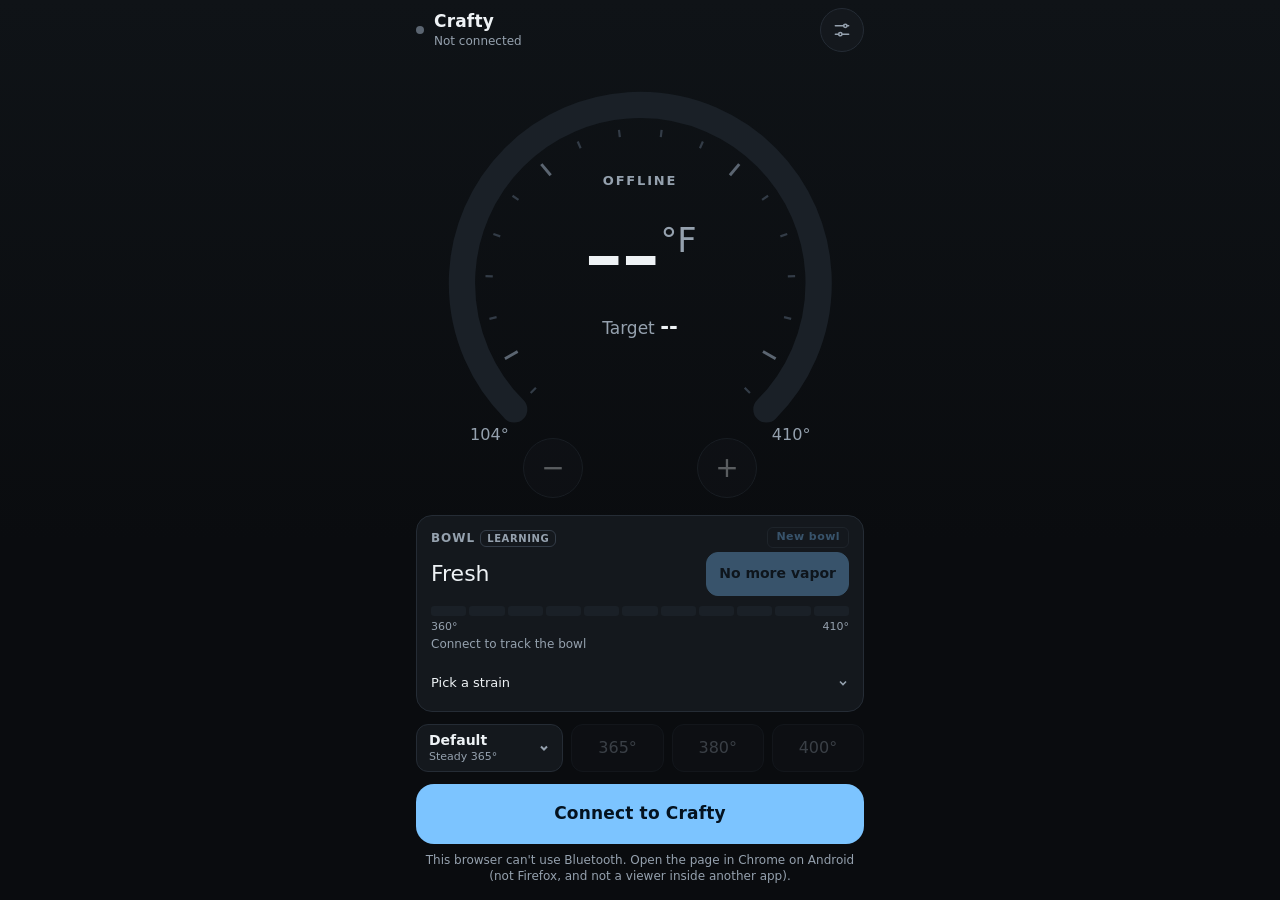
<file: crafty-r16.html>
<!doctype html>
<html lang="en">
<head>
<meta charset="utf-8">
<meta name="viewport" content="width=device-width,initial-scale=1,viewport-fit=cover,interactive-widget=resizes-content">
<meta name="theme-color" content="#0a0c0f">
<title>Crafty Remote</title>
<style>
/* Design system. One spacing scale (4/8/12/16/24), one type scale (12/13/15/17/20 + the big display number),
   44px minimum touch targets, system fonts (no web-font download, so the page draws instantly even offline).
   Performance rules: only transform/opacity animate; no SVG/CSS blur filters on anything that changes often;
   the script only touches the DOM when a value actually changed, at most once per frame. Dark only, by choice. */
:root{
  --bg:#0a0c0f; --bg-2:#0f1317; --surface:#14181d; --surface-2:#1a2027; --line:#252c35; --line-2:#333c47;
  --fg:#eef2f5; --muted:#95a1ae; --dim:#5b6571;
  --heat:#ff6a3d; --heat-2:#ffb547; --ready:#3ddc84; --super:#ff4d7d; --accent:#7cc4ff;
  --glow:transparent;
  --font:system-ui,-apple-system,"Segoe UI",Roboto,"Helvetica Neue",sans-serif;
  --r-lg:20px; --r-md:16px; --r-sm:12px; --hit:44px;
  color-scheme:dark;
}
*{box-sizing:border-box}
html,body{margin:0;height:100%;overflow:hidden;overscroll-behavior:none;background:var(--bg);color:var(--fg);font-family:var(--font);font-size:15px;line-height:1.35;-webkit-tap-highlight-color:transparent;-webkit-user-select:none;user-select:none}
body{position:fixed;inset:0;background:linear-gradient(180deg,var(--bg-2),var(--bg) 60%)}
[hidden]{display:none!important}
button{font:inherit;color:inherit;border:0;background:none;cursor:pointer;touch-action:manipulation;transition:transform .08s,background-color .15s,color .15s,border-color .15s,opacity .15s}
button:active:not(:disabled){transform:scale(.96)}
button:focus-visible,input:focus-visible,select:focus-visible,[role=slider]:focus-visible{outline:2px solid var(--accent);outline-offset:3px}
button:disabled{opacity:.35;cursor:default}
.num{font-variant-numeric:tabular-nums}

/* Ambient light behind the ring. Composited layer: only transform, opacity (and hue for Color cycle) animate. */
.orb{position:fixed;left:50%;top:38%;width:120vmin;height:120vmin;margin:-60vmin 0 0 -60vmin;border-radius:50%;pointer-events:none;z-index:0;will-change:transform,opacity;
  background:radial-gradient(closest-side,color-mix(in srgb,var(--glow) 36%,transparent),color-mix(in srgb,var(--glow) 10%,transparent) 55%,transparent);
  opacity:var(--orb,.5);transition:opacity .6s}
.l-breathe .orb{animation:breathe 7s ease-in-out infinite}
.l-breathe.heating .orb{animation-duration:2.8s}
.l-calm .orb{animation:breathe 11s ease-in-out infinite}
.l-cycle .orb{--glow:#ff5a8a!important;will-change:transform,opacity,filter;animation:cycle 18s linear infinite,breathe 6s ease-in-out infinite}
.l-minimal .orb{display:none}
@keyframes breathe{0%,100%{transform:scale(.88)}50%{transform:scale(1.04)}}
@keyframes cycle{to{filter:hue-rotate(360deg)}}

.app{position:relative;z-index:1;height:100dvh;display:flex;flex-direction:column;gap:12px;max-width:480px;margin:0 auto;
  padding:calc(env(safe-area-inset-top,0px) + 8px) max(16px,env(safe-area-inset-right,0px)) calc(env(safe-area-inset-bottom,0px) + 16px) max(16px,env(safe-area-inset-left,0px))}

/* Header: who you're connected to, battery, settings */
header{display:flex;align-items:center;justify-content:space-between;gap:12px;flex:none;min-height:var(--hit)}
.who{display:flex;align-items:center;gap:10px;min-width:0}
.dot{width:8px;height:8px;border-radius:50%;background:var(--dim);flex:none;transition:background-color .3s}
.dot.on{background:var(--ready)}
.dot.wait{background:var(--heat-2);animation:blink 1s ease-in-out infinite}
@keyframes blink{50%{opacity:.3}}
.who b{display:block;font-size:17px;font-weight:600;letter-spacing:.01em}
.who span{display:block;font-size:12px;color:var(--muted);white-space:nowrap;overflow:hidden;text-overflow:ellipsis}
.tools{display:flex;gap:8px;align-items:center;flex:none}
.chip{height:36px;display:inline-flex;align-items:center;gap:7px;padding:0 12px;border-radius:999px;background:var(--surface);border:1px solid var(--line);font-size:13px;color:var(--muted)}
.chip b{color:var(--fg);font-weight:600}
.iconbtn{width:var(--hit);height:var(--hit);border-radius:50%;display:grid;place-items:center;background:var(--surface);border:1px solid var(--line);color:var(--muted)}
.iconbtn svg{width:20px;height:20px;stroke:currentColor;fill:none;stroke-width:1.8;stroke-linecap:round;stroke-linejoin:round}
.batt{width:21px;height:11px;border:1.5px solid currentColor;border-radius:3px;position:relative}
.batt::after{content:"";position:absolute;right:-4px;top:2.5px;width:2px;height:3.5px;background:currentColor;border-radius:0 1px 1px 0}
.batt i{position:absolute;left:1px;top:1px;bottom:1px;width:0;border-radius:1px;background:var(--ready)}

/* The ring takes whatever height is left */
.stage{flex:1 1 auto;min-height:0;container-type:size;display:grid;place-items:center}
.ring{position:relative;width:min(100cqw,100cqh);aspect-ratio:1;touch-action:none;cursor:grab}
.ring.drag{cursor:grabbing}
.ring svg{position:absolute;inset:0;width:100%;height:100%;overflow:visible}
.scale{stroke:var(--line-2);stroke-width:1.5}
.scale.major{stroke:var(--dim);stroke-width:2}
.track{fill:none;stroke:var(--surface-2);stroke-width:18;stroke-linecap:round}
.fill{fill:none;stroke-width:18;stroke-linecap:round;transition:stroke-dashoffset .45s cubic-bezier(.3,.7,.3,1)}
.halo{fill:none;stroke-width:30;stroke-linecap:round;opacity:0;transition:stroke-dashoffset .45s cubic-bezier(.3,.7,.3,1),opacity .4s}
.ring.drag .fill,.ring.drag .halo{transition:none}
.knob{transition:transform .2s}
.ring.drag .knob{transition:none}
.knob circle.k{fill:var(--fg)}
.knob circle.h{fill:none;stroke:var(--fg);stroke-opacity:.18;stroke-width:10}
.ends{font-size:11px;fill:var(--muted);font-family:var(--font)}
.climb-bg{fill:none;stroke:var(--surface-2);stroke-width:3;stroke-linecap:round}
.climb-arc{fill:none;stroke:var(--heat-2);stroke-width:3;stroke-linecap:round;transition:stroke-dashoffset .5s}

.center{position:absolute;inset:0;display:flex;flex-direction:column;align-items:center;justify-content:center;text-align:center;pointer-events:none;padding-bottom:7%}
.state{font-size:clamp(11px,3.6cqmin,13px);font-weight:600;letter-spacing:.14em;text-transform:uppercase;color:var(--muted);transition:color .3s}
.state.heating{color:var(--heat)} .state.ready{color:var(--ready)}
.now{font-weight:200;font-size:clamp(52px,27cqmin,112px);line-height:1;letter-spacing:-.03em;margin:.06em 0 .05em}
.now sup{font-size:.3em;font-weight:500;vertical-align:1.15em;margin-left:3px;color:var(--muted);letter-spacing:0}
.tgt{font-size:clamp(13px,4.6cqmin,17px);color:var(--muted)}
.tgt b{font-weight:600;color:var(--fg);font-size:1.25em}
.ring.drag .tgt b{color:var(--accent)}
.eff{font-size:clamp(11px,3.6cqmin,13px);color:var(--heat-2);min-height:1.4em;margin-top:4px;max-width:70%}

/* − and + sit in the open bottom of the ring */
.nudge{position:absolute;left:0;right:0;bottom:1%;display:flex;justify-content:center;gap:26%;pointer-events:none}
.nudge button{pointer-events:auto;width:clamp(48px,16cqmin,60px);aspect-ratio:1;border-radius:50%;background:var(--surface);border:1px solid var(--line-2);font-size:clamp(22px,7cqmin,28px);font-weight:300;display:grid;place-items:center}
.nudge button:active:not(:disabled){background:var(--surface-2)}

/* Bowl meter and battery, stacked */
.strip{flex:none;display:grid;grid-template-columns:1fr;gap:8px}
.tile{min-width:0;padding:10px 14px 12px;border-radius:var(--r-md);background:var(--surface);border:1px solid var(--line);display:flex;flex-direction:column;gap:2px}
.tile .k{display:flex;align-items:center;justify-content:space-between;gap:6px;font-size:12px;font-weight:600;letter-spacing:.08em;text-transform:uppercase;color:var(--muted);min-height:24px}
.tile .v{font-size:22px;font-weight:500;line-height:1.15;white-space:nowrap}
.tile .v small{font-size:12px;font-weight:400;color:var(--muted);margin-left:4px}
.tile .s{font-size:12px;color:var(--muted);white-space:nowrap;overflow:hidden;text-overflow:ellipsis}
.badge{font-size:10px;font-weight:600;letter-spacing:.06em;padding:2px 6px;border-radius:6px;border:1px solid var(--line-2);color:var(--muted);text-transform:uppercase}
/* Small visual button with a full 44px tap area */
.tiny{position:relative;font-size:11px;font-weight:600;letter-spacing:.04em;text-transform:none;color:var(--accent);padding:2px 8px;border-radius:6px;border:1px solid var(--line-2)}
.tiny::after{content:"";position:absolute;left:50%;top:50%;width:max(100%,44px);height:44px;transform:translate(-50%,-50%)}
/* Bowl meter: one segment per temperature level. Spent levels go dim, the level you're at is outlined. */
.bmTop{display:flex;align-items:center;justify-content:space-between;gap:8px;flex-wrap:wrap}
.bmBtns{display:flex;gap:6px;flex:none}
.bmBtns .btn{padding:0 12px}
.bands{display:grid;grid-template-columns:repeat(11,1fr);gap:3px;margin-top:8px}
.bands i{position:relative;height:10px;border-radius:3px;background:var(--surface-2);overflow:hidden}
.bands i::after{content:"";position:absolute;inset:0;transform-origin:left center;transform:scaleX(var(--f,0));background:var(--heat-2);transition:transform .6s}
.bands i.done::after{background:var(--dim)}
.bands i.cur{outline:1.5px solid var(--fg);outline-offset:1px}
.strLine{display:flex;align-items:center;gap:8px;min-height:var(--hit);margin:6px -6px -6px;padding:0 6px;border-radius:var(--r-sm);font-size:13px;color:var(--fg);text-align:left}
.strLine span{flex:1;min-width:0;white-space:nowrap;overflow:hidden;text-overflow:ellipsis}
.strLine svg{width:12px;height:12px;flex:none;fill:none;stroke:var(--muted);stroke-width:1.6}
.thumb{width:32px;height:32px;border-radius:8px;object-fit:cover;flex:none;background:var(--surface-2)}
.prow .pick .thumb{width:40px;height:40px}
.form textarea{padding:10px 12px;min-height:88px;resize:vertical;line-height:1.4}
.form .note{grid-column:1/-1;padding:0}
.photo img{display:block;width:100%;max-height:260px;object-fit:cover;border-radius:12px}
.bandsLbl{display:flex;justify-content:space-between;font-size:11px;color:var(--muted);margin-top:2px}

/* Profile + quick temps */
.quick{flex:none;display:grid;grid-template-columns:1.6fr 1fr 1fr 1fr;gap:8px}
#presets{display:contents}
.qbtn{min-height:48px;border-radius:var(--r-sm);background:var(--surface);border:1px solid var(--line);font-size:16px;font-weight:500;color:var(--muted)}
.qbtn.on{color:var(--fg);border-color:var(--accent);background:color-mix(in srgb,var(--accent) 14%,var(--surface))}
.prof{display:flex;align-items:center;justify-content:space-between;gap:6px;padding:0 12px;color:var(--fg);min-width:0;text-align:left}
.prof span{min-width:0;overflow:hidden}
.prof b,.prof small{display:block;white-space:nowrap;overflow:hidden;text-overflow:ellipsis}
.prof b{font-size:14px;font-weight:600}
.prof small{font-size:11px;color:var(--muted);font-weight:400}
.prof svg{width:12px;height:12px;flex:none;stroke:var(--muted);fill:none;stroke-width:2}
.prof.climb{border-color:color-mix(in srgb,var(--heat-2) 55%,var(--line))}
.prof.climb small{color:var(--heat-2)}

.main{flex:none;min-height:60px;border-radius:18px;font-size:17px;font-weight:600;letter-spacing:.01em;display:flex;align-items:center;justify-content:center;gap:10px}
.mainrow{flex:none;display:flex;gap:8px}
.mainrow .main{flex:1;min-width:0}
.main.connect{background:var(--accent);color:#04121f}
.main.on{background:linear-gradient(135deg,var(--heat-2),var(--heat));color:#1d0a03}
.main.off{background:var(--surface-2);border:1px solid var(--line-2)}
.main .spin{width:16px;height:16px;border-radius:50%;border:2px solid currentColor;border-right-color:transparent;animation:spin .7s linear infinite}
@keyframes spin{to{transform:rotate(360deg)}}
.hint{flex:none;margin:-4px 8px 0;text-align:center;font-size:12px;color:var(--muted)}
.btn[aria-disabled=true]{opacity:.4}
/* Offline the battery estimate has nothing to show, so it steps aside. The Bowl tile stays: strains are picked and added before connecting. */
.app.offline .strip .tile:not(#bowlTile){display:none}

/* Toasts sit above the sheets so an Undo is always reachable. Tap one to dismiss it. */
.toast{position:fixed;left:max(16px,env(safe-area-inset-left,0px));right:max(16px,env(safe-area-inset-right,0px));bottom:calc(env(safe-area-inset-bottom,0px) + 92px);max-width:448px;margin:0 auto;display:flex;align-items:center;gap:10px;font-size:14px;line-height:1.45;color:var(--fg);background:#1f262f;border:1px solid var(--line-2);border-radius:14px;padding:10px 12px;box-shadow:0 10px 30px rgba(0,0,0,.5);z-index:12;animation:pop .18s ease-out}
@keyframes pop{from{opacity:0;transform:translateY(8px)}}
.toast.err{color:#ffd8cd;background:#2a1712;border-color:#5a2c20}
.toast span{flex:1;min-width:0}
.toast .tact{flex:none;font-weight:600;min-height:var(--hit);padding:0 14px;border-radius:10px;background:var(--surface-2);border:1px solid var(--line-2);color:var(--accent)}

/* Sheets slide up from the bottom. Close with Done, a tap outside, a swipe down, or the phone's Back button. */
.scrim{position:fixed;inset:0;background:rgba(0,0,0,.55);opacity:0;pointer-events:none;transition:opacity .25s;z-index:8}
.sheet{position:fixed;left:0;right:0;bottom:0;max-width:480px;margin:0 auto;z-index:9;background:var(--surface);border:1px solid var(--line);border-bottom:0;border-radius:24px 24px 0 0;
  padding:6px max(16px,env(safe-area-inset-right,0px)) calc(env(safe-area-inset-bottom,0px) + 16px) max(16px,env(safe-area-inset-left,0px));
  transform:translateY(105%);transition:transform .28s cubic-bezier(.3,.7,.3,1);will-change:transform;display:flex;flex-direction:column;max-height:88dvh}
.sheet.dragging{transition:none}
.open .scrim{opacity:1;pointer-events:auto}
.open .sheet{transform:none}
.shead{flex:none;touch-action:none;padding-bottom:8px}
.grab{width:40px;height:4px;border-radius:2px;background:var(--line-2);margin:4px auto 8px}
.shead .bar2{display:flex;align-items:center;justify-content:space-between;gap:12px}
.shead h2{margin:0;font-size:20px;font-weight:600}
.shead h2 .ver{font-size:12px;font-weight:500;color:var(--muted);margin-left:6px;letter-spacing:.02em}
.scroll{overflow-y:auto;scrollbar-width:none;display:flex;flex-direction:column;gap:6px;padding-bottom:4px;overscroll-behavior:contain}
.scroll::-webkit-scrollbar{display:none}
/* A scrolling column must never squeeze its contents: a box with overflow:hidden (like .group) would otherwise
   shrink to just its border when the sheet is shorter than its content. Everything inside keeps its full height and the column scrolls. */
.scroll>*{flex-shrink:0}
.glabel{font-size:12px;font-weight:600;letter-spacing:.08em;text-transform:uppercase;color:var(--muted);margin:12px 4px 2px}
.glabel:first-child{margin-top:2px}
.group{background:var(--surface-2);border:1px solid var(--line);border-radius:var(--r-md);overflow:hidden}
.row{min-height:56px;padding:10px 14px;display:flex;align-items:center;justify-content:space-between;gap:12px;border-top:1px solid var(--line)}
.group>.row:first-child,.group>.row[hidden]+.row{border-top:0}
.row>div{min-width:0}
.row b{display:block;font-weight:500}
.row small{display:block;font-size:12px;color:var(--muted);margin-top:2px}
.row.stack{flex-direction:column;align-items:stretch}
.val{font-weight:600;white-space:nowrap}
.btn{min-height:var(--hit);padding:0 16px;border-radius:var(--r-sm);background:var(--surface);border:1px solid var(--line-2);font-size:14px;font-weight:500;white-space:nowrap}
.btn.primary{background:var(--accent);color:#04121f;border-color:var(--accent);font-weight:600}
.btn.danger{color:#ff9b86}
.btn.wide{width:100%}
.note{font-size:12px;color:var(--muted);line-height:1.5;padding:0 4px}
.note b{color:var(--fg);font-weight:600}
.warn{font-size:13px;line-height:1.45;color:#ffd8cd;background:#2a1712;border:1px solid #5a2c20;border-radius:var(--r-sm);padding:10px 12px}
input[type=range]{width:100%;height:var(--hit);accent-color:var(--accent);margin:0}
/* On/off switch */
.switch{position:relative;flex:none;width:52px;height:32px;border-radius:16px;background:var(--line-2);transition:background-color .2s}
.switch::before{content:"";position:absolute;inset:-6px -4px}
.switch::after{content:"";position:absolute;top:3px;left:3px;width:26px;height:26px;border-radius:50%;background:var(--fg);transition:transform .2s}
.switch[aria-checked=true]{background:var(--accent)}
.switch[aria-checked=true]::after{transform:translateX(20px)}
.switch:active:not(:disabled){transform:none}
/* Segmented choice */
.seg{display:grid;grid-auto-flow:column;grid-auto-columns:1fr;gap:4px;padding:3px;border-radius:var(--r-sm);background:var(--surface);border:1px solid var(--line)}
.seg button{min-height:var(--hit);padding:0 10px;border-radius:9px;font-size:14px;color:var(--muted)}
.seg button.on{background:var(--surface-2);color:var(--fg);box-shadow:0 0 0 1px var(--line-2)}
.stepper{display:flex;align-items:center;gap:2px;background:var(--surface);border:1px solid var(--line);border-radius:var(--r-sm);padding:2px;flex:none}
.stepper button{width:var(--hit);height:40px;border-radius:9px;font-size:20px}
.stepper output{min-width:48px;text-align:center;font-size:16px;font-weight:500}
.chips{display:grid;grid-template-columns:repeat(3,1fr);gap:6px;padding:10px 14px 12px}
.chips.two{grid-template-columns:1fr 1fr}
.chips button{min-height:var(--hit);padding:4px 6px;border-radius:var(--r-sm);background:var(--surface);border:1px solid var(--line);font-size:13px;color:var(--muted);line-height:1.2}
.chips button.on{border-color:var(--accent);color:var(--fg);background:color-mix(in srgb,var(--accent) 12%,var(--surface))}
/* History */
.life{display:grid;grid-template-columns:1fr 1fr;gap:8px}
.life div{padding:10px 12px;border-radius:var(--r-sm);background:var(--surface-2);border:1px solid var(--line);font-size:12px;color:var(--muted)}
.life b{display:block;font-size:18px;font-weight:500;color:var(--fg)}
.hrow{padding:10px 12px;border-radius:var(--r-sm);background:var(--surface-2);border:1px solid var(--line)}
.hrow b{font-weight:500;font-size:14px}
.hrow div{font-size:12px;color:var(--muted);margin-top:2px}
/* Profiles */
.prow{display:flex;align-items:center;gap:8px;padding:6px 8px 6px 14px;min-height:60px;border-top:1px solid var(--line)}
.prow:first-child{border-top:0}
.prow.on{background:color-mix(in srgb,var(--accent) 10%,transparent)}
.prow .pick{flex:1;min-width:0;text-align:left;min-height:var(--hit);display:flex;align-items:center;gap:10px}
.prow .pick i{width:18px;height:18px;border-radius:50%;border:2px solid var(--line-2);flex:none}
.prow.on .pick i{border:5px solid var(--accent)}
.prow .pick b{display:block;font-weight:500;white-space:nowrap;overflow:hidden;text-overflow:ellipsis}
.prow .pick small{display:block;font-size:12px;color:var(--muted)}
.form{display:grid;grid-template-columns:1fr 1fr;gap:12px;padding:12px 14px 14px}
.form label{display:flex;flex-direction:column;gap:5px;font-size:12px;color:var(--muted);min-width:0}
.form .wide{grid-column:1/-1}
.form input,.form select,.form textarea{font:inherit;font-size:16px;color:var(--fg);background:var(--surface);border:1px solid var(--line-2);border-radius:10px;padding:0 12px;min-height:var(--hit);width:100%;-webkit-user-select:text;user-select:text}
.form input:disabled{opacity:.45}
.form .hintline{grid-column:1/-1;font-size:12px;color:var(--heat-2);min-height:1.2em;margin-top:-4px}
.btns{display:flex;gap:8px;grid-column:1/-1}
.btns .btn{flex:1}

@media (max-height:640px){ .tile .s{display:none} .hint{display:none} .quick .qbtn{min-height:44px} .main{min-height:54px} }
/* Phone turned sideways: ring on the left, controls on the right, still one screen */
@media (orientation:landscape) and (max-height:560px){
  .app{max-width:920px;display:grid;grid-template-columns:minmax(0,1fr) minmax(0,1.1fr);grid-template-rows:auto 1fr auto auto auto;column-gap:20px}
  header{grid-column:1/-1}
  .stage{grid-column:1;grid-row:2/6}
  .strip{grid-column:2;grid-row:2;align-self:end}
  .quick{grid-column:2;grid-row:3}
  .mainrow{grid-column:2;grid-row:4}
  .hint{grid-column:2;grid-row:5}
  .sheet{max-height:94dvh}
}
@media (prefers-reduced-motion:reduce){*,*::before,*::after{transition:none!important;animation:none!important}}
</style>
</head>
<body class="l-breathe">
<div class="orb" id="orb" aria-hidden="true"></div>
<div class="app offline" id="app">
  <header>
    <div class="who"><i class="dot" id="dot"></i><div><b id="devTitle">Crafty</b><span id="devName">Not connected</span></div></div>
    <div class="tools">
      <span class="chip num" id="battChip" hidden><span class="batt"><i id="battFill"></i></span><b id="battPct">--</b></span>
      <button class="iconbtn" id="gearBtn" aria-label="Settings"><svg viewBox="0 0 24 24"><path d="M4 7h10M18 7h2M4 17h4M12 17h8"/><circle cx="16" cy="7" r="2"/><circle cx="10" cy="17" r="2"/></svg></button>
    </div>
  </header>

  <section class="stage">
    <div class="ring" id="ring" role="slider" tabindex="0" aria-label="Target temperature" aria-valuemin="40" aria-valuemax="210">
      <svg viewBox="0 0 300 300" aria-hidden="true">
        <defs>
          <linearGradient id="gHeat" x1="0" y1="1" x2="1" y2="0"><stop offset="0" stop-color="#ffb547"/><stop offset="1" stop-color="#ff5a36"/></linearGradient>
          <linearGradient id="gReady" x1="0" y1="1" x2="1" y2="0"><stop offset="0" stop-color="#7cf0b0"/><stop offset="1" stop-color="#2fd07a"/></linearGradient>
          <linearGradient id="gIdle" x1="0" y1="1" x2="1" y2="0"><stop offset="0" stop-color="#5a6470"/><stop offset="1" stop-color="#8b96a3"/></linearGradient>
        </defs>
        <g id="scale"></g>
        <path class="track" id="track"/>
        <path class="halo" id="halo"/>
        <path class="fill" id="fill"/>
        <path class="climb-bg" id="climbBg" opacity="0"/>
        <path class="climb-arc" id="climbArc" opacity="0"/>
        <text class="ends" id="endLo" text-anchor="middle"></text>
        <text class="ends" id="endHi" text-anchor="middle"></text>
        <g class="knob" id="knob" opacity="0"><circle class="h" r="15"/><circle class="k" r="10"/></g>
      </svg>
      <div class="center">
        <div class="state" id="state">Offline</div>
        <div class="now num"><span id="nowNum">--</span><sup id="nowUnit">°F</sup></div>
        <div class="tgt num">Target <b id="target">--</b></div>
        <div class="eff" id="eff"></div>
      </div>
      <div class="nudge">
        <button id="minus" aria-label="Lower target" disabled>−</button>
        <button id="plus" aria-label="Raise target" disabled>+</button>
      </div>
    </div>
  </section>

  <div class="strip" id="strip">
    <div class="tile" id="bowlTile">
      <div class="k"><span>Bowl <span class="badge" id="bmConf">learning</span></span><button class="tiny" id="bmNew" disabled aria-label="Start a new bowl">New bowl</button></div>
      <div class="bmTop"><div class="v num" id="bmMain">Fresh</div><div class="bmBtns"><button class="btn" id="bmStill" hidden>Still vapor</button><button class="btn primary" id="bmSpent" disabled>No more vapor</button></div></div>
      <div class="bands" id="bmBands" aria-hidden="true"></div>
      <div class="bandsLbl num" aria-hidden="true"><span id="bmLo">360°</span><span id="bmHi">410°</span></div>
      <div class="s" id="bmSub" aria-live="polite">Connect to track the bowl</div>
      <button class="strLine" id="strBtn" aria-label="Strain in the bowl"><img class="thumb" id="strThumb" alt="" hidden><span id="strName">Pick a strain</span><svg viewBox="0 0 12 12" aria-hidden="true"><path d="M3 4.5 6 7.5 9 4.5"/></svg></button>
    </div>
    <div class="tile">
      <div class="k">Battery <span class="badge" id="fcConf" hidden>estimate</span></div>
      <div class="v num" id="fcMain">--</div>
      <div class="s" id="fcSub">Connect to estimate</div>
    </div>
  </div>

  <div class="quick">
    <button class="qbtn prof" id="profBtn" aria-label="Profiles and terpenes"><span><b id="profName">Default</b><small id="profSub">Steady</small></span><svg viewBox="0 0 12 12"><path d="M3 4.5 6 7.5 9 4.5"/></svg></button>
    <div id="presets"></div>
  </div>

  <div class="mainrow">
    <button class="main connect" id="mainBtn"><i class="spin" id="mainSpin" hidden></i><span id="mainTxt">Connect to Crafty</span></button>
  </div>
  <p class="hint" id="hint">Press the Crafty's button once to wake it, then tap Connect.</p>
</div>

<div class="toast" id="toast" role="status" hidden></div>

<div id="sheetWrap">
  <div class="scrim" id="scrim"></div>
  <div class="sheet" id="sheet" role="dialog" aria-label="Settings">
    <div class="shead"><div class="grab"></div><div class="bar2"><h2>Settings <small class="ver" id="verTag"></small></h2><button class="btn" id="setDone">Done</button></div></div>
    <div class="scroll">
      <div class="warn" id="storeNote" hidden></div>

      <div class="glabel" role="heading" aria-level="2">Your Crafty</div>
      <div class="group">
        <div class="row"><div><b id="fwTitle">Not connected</b><small id="fwInfo">Connect to see details</small></div><button class="btn" id="discBtn" disabled>Disconnect</button></div>
        <div class="row"><div><b>Boost amount</b><small>Added on top when you start boost with the Crafty's button</small></div>
          <div class="stepper"><button id="bMinus" aria-label="Less boost" disabled>−</button><output class="num" id="boostVal">--</output><button id="bPlus" aria-label="More boost" disabled>+</button></div></div>
        <div class="row stack"><div class="bar2" style="display:flex;justify-content:space-between"><b>LED brightness</b><span class="val num" id="ledVal">--</span></div>
          <input type="range" id="led" min="0" max="100" step="5" aria-label="LED brightness" disabled></div>
        <div class="row"><div><b>Find my Crafty</b><small>Buzzes and blinks for about 30 seconds</small></div><button class="btn" id="findBtn" disabled>Find</button></div>
      </div>

      <div class="glabel" role="heading" aria-level="2">Display</div>
      <div class="group">
        <div class="row"><b>Temperature in</b><div class="seg" style="width:140px"><button id="unitF">°F</button><button id="unitC">°C</button></div></div>
        <div class="row" style="padding-bottom:0;min-height:44px"><div><b>Screen lighting</b><small>The glow behind the dial. The Crafty's own light only takes a brightness.</small></div></div>
        <div class="chips" id="lights"></div>
      </div>

      <div class="glabel" role="heading" aria-level="2">Diagnostics</div>
      <div class="group">
        <div class="row"><div><b>Record raw data</b><small>Saves every reading from the Crafty, to share if something misbehaves</small></div><button class="switch" id="recBtn" role="switch" aria-checked="false" aria-label="Record raw data"></button></div>
        <div class="row" id="recRow" hidden><div><b id="recTitle">Recording</b><small id="recInfo">0 readings</small></div><div style="display:flex;gap:8px"><button class="btn" id="recClear">Clear</button><button class="btn primary" id="recShare">Share</button></div></div>
      </div>

      <div class="glabel" role="heading" aria-level="2">Stats</div>
      <div class="group">
        <div class="row"><div><b>History</b><small>Your sessions and the Crafty's lifetime heater time</small></div><button class="btn" id="histBtn">Open</button></div>
        <div class="row"><div><b>Battery health</b><small id="healthSub">Learning</small></div><span class="val num" id="healthVal">--</span></div>
        <div class="row"><div><b>Reset learning</b><small>Forget what the battery estimate, your usual session length and the bowl meter (yours and each strain's) have learned</small></div><button class="btn danger" id="resetFc">Reset</button></div>
      </div>

      <div class="glabel" role="heading" aria-level="2">Help</div>
      <p class="note"><b>Trouble connecting?</b> Use Chrome on Android with Bluetooth on (and Location, on Android 11 or older). Press the Crafty's button once to wake it, and close the S&amp;B web app or any other phone connected to it.</p>
      <p class="note">Drag the ring or tap − and + to set the temperature. The page keeps to the Crafty's own 40–210 °C range. Boost and superboost can only be started with the button on the Crafty. Battery figures are estimates that learn from how you use it.</p>
      <p class="note"><b>Strains.</b> Tap the strain line on the Bowl tile to pick what's in the bowl. Each strain keeps its own batches, each with a THC %, a date and a photo, and learns its own pace from your taps, starting from your overall pace. Adding a strain by name looks it up on StrainAPI (only the name is sent) to fill in effects, terpenes and flavors, which you can edit. Strains and photos stay on this phone.</p>
      <p class="note"><b>Bowl meter.</b> Each segment is a temperature level, 360° to 410°. Time at temperature fills the level you're at and every level below it, faster when it's hotter, so a bowl that's spent at 365° still gives vapor at 390°. The Crafty doesn't report your draws, so this is an estimate: tap <b>No more vapor</b> when a level runs out (or <b>Still vapor</b> when it hasn't) and the meter corrects this bowl and learns your pace.</p>
      <p class="note" id="verNote"></p>
    </div>
  </div>
</div>

<div id="histWrap">
  <div class="scrim" id="histScrim"></div>
  <div class="sheet" id="histSheet" role="dialog" aria-label="History">
    <div class="shead"><div class="grab"></div><div class="bar2"><h2>History</h2><button class="btn" id="histClose">Done</button></div></div>
    <div class="scroll">
      <div class="life" id="life"></div>
      <div class="glabel" role="heading" aria-level="2">Sessions</div>
      <div style="display:flex;flex-direction:column;gap:6px" id="histList"></div>
      <div class="row" style="border:0;padding:8px 4px"><span class="note" style="padding:0">Kept on this phone only. Battery use is an estimate.</span><button class="btn danger" id="histClear">Clear</button></div>
    </div>
  </div>
</div>

<div id="profWrap">
  <div class="scrim" id="profScrim"></div>
  <div class="sheet" id="profSheet" role="dialog" aria-label="Profiles">
    <div class="shead"><div class="grab"></div><div class="bar2"><h2 id="profTitle">Profiles</h2><button class="btn" id="profDone">Done</button></div></div>
    <div class="scroll">
      <div id="profListView">
        <div class="glabel" role="heading" aria-level="2">Profiles</div>
        <div class="group" id="profList"></div>
        <button class="btn wide" id="profNew" style="margin-top:8px">New profile</button>
        <p class="note" style="margin-top:8px">A Follow the bowl profile starts low and steps up one level (5°F) each time the bowl meter says the level you're at is spent, so you get flavor first and the rest later. Tap <b>Not yet</b> on a step to go back down. Setting the temperature yourself pauses it.</p>
        <div class="glabel" role="heading" aria-level="2">Aim for a terpene</div>
        <div class="group"><div class="chips two" id="terps"></div></div>
        <p class="note" id="terpNote">Sets the temperature near where that terpene boils. Flower always gives off a mix, so this leans the flavor, it doesn't isolate one.</p>
      </div>
      <div id="profEditView" hidden>
        <div class="group">
          <div class="form">
            <label class="wide">Name<input id="pfName" maxlength="24" autocomplete="off" enterkeyhint="done"></label>
            <div class="seg wide"><button id="pfSteady" type="button">Steady</button><button id="pfClimb" type="button">Follow the bowl</button></div>
            <label class="wide">Start from a terpene<select id="pfTerp"></select></label>
            <label>Start temp <span class="pfU"></span><input id="pfBase" type="number" inputmode="numeric"></label>
            <label class="climbOnly">Top temp <span class="pfU"></span><input id="pfMax" type="number" inputmode="numeric"></label>
            <div class="hintline climbOnly" id="pfHint"></div>
            <label class="wide">Screen lighting<select id="pfLight"></select></label>
            <div class="btns"><button class="btn danger" id="pfDel" type="button">Delete</button><button class="btn" id="pfCancel" type="button">Cancel</button><button class="btn primary" id="pfSave" type="button">Save</button></div>
          </div>
        </div>
      </div>
    </div>
  </div>
</div>

<div id="strWrap">
  <div class="scrim" id="strScrim"></div>
  <div class="sheet" id="strSheet" role="dialog" aria-label="Strains">
    <div class="shead"><div class="grab"></div><div class="bar2"><h2 id="strTitle">Strains</h2><button class="btn" id="strDone">Done</button></div></div>
    <div class="scroll">
      <div id="strListView">
        <div class="glabel" role="heading" aria-level="2">In the bowl</div>
        <div class="group" id="strList"></div>
        <div class="group">
          <div class="form">
            <label class="wide">Add a strain<input id="strNewName" maxlength="40" autocomplete="off" enterkeyhint="done" placeholder="Strain name"></label>
            <button class="btn primary wide" id="strAdd" type="button">Add strain</button>
          </div>
        </div>
        <p class="note" style="margin-top:8px">Adding one looks its name up on StrainAPI to fill in effects, terpenes and flavors. Only the name is sent. Strains, batches and photos stay on this phone.</p>
        <div class="glabel" role="heading" aria-level="2">Add several at once</div>
        <div class="group">
          <div class="form">
            <label class="wide">One per line: name, THC %, date<textarea id="strPaste" rows="3" autocomplete="off" spellcheck="false" placeholder="Sour Kush|22.5|2026-11-25"></textarea></label>
            <button class="btn wide" id="strPasteAdd" type="button">Add these</button>
          </div>
        </div>
      </div>
      <div id="strView" hidden>
        <div class="group">
          <div class="form">
            <label class="wide">Name<input id="stName" maxlength="40" autocomplete="off" enterkeyhint="done"></label>
            <button class="btn wide" id="stLook" type="button">Look up on StrainAPI</button>
            <div class="hintline" id="stLookNote" aria-live="polite"></div>
            <label class="wide">Effects<input id="stEff" autocomplete="off" placeholder="Relaxed, happy"></label>
            <label class="wide">Terpenes<input id="stTerps" autocomplete="off" placeholder="Myrcene, limonene"></label>
            <div class="hintline" id="stTerpHint"></div>
            <label class="wide">Flavors<input id="stFlav" autocomplete="off" placeholder="Citrus, earthy"></label>
            <p class="note wide" id="stSrc" hidden></p>
            <div class="btns"><button class="btn danger" id="stDel" type="button">Delete</button><button class="btn" id="stBack" type="button">Back</button><button class="btn primary" id="stSave" type="button">Save</button></div>
          </div>
        </div>
        <div class="glabel" role="heading" aria-level="2">Batches</div>
        <div class="group" id="stBatches"></div>
        <button class="btn wide" id="stAddBatch" style="margin-top:8px">Add batch</button>
        <p class="note" style="margin-top:8px">A new bag of the same strain is a new batch. It starts from the strain's learned pace and learns its own from there.</p>
      </div>
      <div id="batView" hidden>
        <div class="group">
          <div class="form">
            <label class="wide">Batch name<input id="btLabel" maxlength="24" autocomplete="off" enterkeyhint="done"></label>
            <label>THC %<input id="btThc" type="text" inputmode="decimal" autocomplete="off" placeholder="23.45"></label>
            <label>Date<input id="btDate" type="date"></label>
            <div class="photo wide"><img id="btImg" alt="Photo of this batch" hidden><div class="hintline" id="btPhotoNote" aria-live="polite"></div></div>
            <div class="btns"><button class="btn" id="btPhotoDel" type="button" hidden>Remove photo</button><button class="btn" id="btPhotoAdd" type="button">Add photo</button></div>
            <input id="btFile" type="file" accept="image/*" hidden>
            <div class="btns"><button class="btn danger" id="btDel" type="button">Delete</button><button class="btn" id="btBack" type="button">Back</button><button class="btn primary" id="btSave" type="button">Save</button></div>
          </div>
        </div>
        <p class="note" style="margin-top:8px">The photo is shrunk and kept on this phone only. It's never sent anywhere.</p>
      </div>
    </div>
  </div>
</div>
<script>
"use strict";
const VERSION = "2026-11-25 r16"; // bump on every build; tests/layout.test.js fails if the page changes without it
// ---- Protocol (from the open-source reactive-volcano-app, storzandbickel-ble and gocrafty projects) ----
const SUFFIX = "-4c45-4b43-4942-265a524f5453";
const U = h => h.padStart(8, "0") + SUFFIX;
const SVC = { s1: U("1"), s2: U("2"), s3: U("3") };
const CH = {
  current:   ["s1", U("11")], // °C x10 (0.1 °C steps), notify
  target:    ["s1", U("21")], // °C x10, read/write (°F x10 when the Crafty is set to °F)
  boost:     ["s1", U("31")], // boost offset °C x10, read/write
  battery:   ["s1", U("41")], // %, notify
  led:       ["s1", U("51")], // 0-100
  heaterOn:  ["s1", U("81")], // write 0x0000
  heaterOff: ["s1", U("91")], // write 0x0000
  firmware:  ["s2", U("32")], // text, e.g. "V03.10"
  serial:    ["s2", U("52")], // text, first 8 chars
  project:   ["s3", U("93")], // bit4 heater, bit5 boost, bit6 superboost, bit8 at temperature
  status2:   ["s3", U("1c3")], // bit2 setpoint reached (pulses ~2 s), bit3 find device
  power:     ["s3", U("83")],  // bit0 charger connected
  useHours:  ["s3", U("23")],  // lifetime heater use, whole hours
  useMins:   ["s3", U("1e3")]  // ...plus minutes (firmware 2.51 and newer)
};
// Undocumented diagnostics seen on older firmware (forum reverse-engineering): battery and heater voltage, battery
// current, raw sensor temperatures. Only read while "Record raw data" is on, so a recording shows what the Crafty reports.
const DIAG = ["63", "73", "b3", "c3", "d3", "e3", "f3", "103", "113", "71"];
const LIM = { MIN: 40, MAX: 210, BOOST_MAX: 30 };
// Timing for connecting and for getting the Crafty back after a dropout. Kept in one object so it's easy to tune.
const CFG = { connectTimeout: 12000, opTimeout: 6000, retryDelays: [1000, 2000, 4000, 8000, 15000, 30000, 30000], resumeWindow: 5 * 60000 };
const BIT = { HEATER: 1 << 4, BOOST: 1 << 5, SUPER: 1 << 6, ATTEMP: 1 << 8, READY: 1 << 2, FIND: 1 << 3 };

const clamp = (v, a, b) => Math.max(a, Math.min(b, v));
const u16 = dv => !dv || dv.byteLength === 0 ? 0 : dv.byteLength === 1 ? dv.getUint8(0) : dv.getUint16(0, true);
const enc16 = v => { const b = new ArrayBuffer(2); new DataView(b).setUint16(0, Math.round(v) & 0xffff, true); return b; };
const text = dv => new TextDecoder().decode(new Uint8Array(dv.buffer, dv.byteOffset, dv.byteLength)).replace(/\0+$/, "").trim();
const hex = dv => !dv || !dv.byteLength ? "" : Array.from(new Uint8Array(dv.buffer, dv.byteOffset, dv.byteLength), x => x.toString(16).padStart(2, "0")).join(" ");
const shortId = uuid => String(uuid).slice(0, 8).replace(/^0+/, "");
const nowMs = () => Date.now();

// ---- Saved data ----
// Everything is kept in this browser's localStorage. Every read is checked and falls back to a safe default,
// so cleared, blocked, full or damaged storage can never stop the page from working.
// SCHEMA goes up whenever a saved shape changes; a page older than the saved data won't overwrite it.
// 2: pulls measured relative to your usual pull; climb profiles step by % of the bowl.
// 3 (r13): pull counting and the bowl estimate removed. Climb profiles step every few minutes at temperature.
const SCHEMA = 3;
const KEY = { unit: "crafty-unit", model: "crafty-model-v2", bowl: "crafty-bowl" /* the live session and climb clock; the name is older than the change */, prof: "crafty-profiles", light: "crafty-light", hist: "crafty-history", schema: "crafty-schema", meter: "crafty-meter" /* bowl meter pace, r14 */, strains: "crafty-strains" /* strains, batches and their paces, r15 */ };
const store = {
  ok: true, readOnly: false, damaged: [], full: false,
  raw(k) { try { return localStorage.getItem(k); } catch (e) { store.ok = false; return null; } },
  // Parsed JSON, or null when missing. Damaged data is set aside under "<key>-damaged" (not thrown away) and reported.
  json(k) {
    const s = store.raw(k); if (s == null) return null;
    try { return JSON.parse(s); } catch (e) {
      store.damaged.push(k);
      try { localStorage.setItem(k + "-damaged", s); localStorage.removeItem(k); } catch (x) {}
      return null;
    }
  },
  set(k, v, onFull) {
    if (!store.ok || store.readOnly) return false;
    try { localStorage.setItem(k, typeof v === "string" ? v : JSON.stringify(v)); return true; }
    catch (e) {
      if (/quota/i.test(e && (e.name + e.message)) && onFull && onFull()) return store.set(k, v); // make room, try once more
      if (!store.full) { store.full = true; toast("This phone's storage for the page is full, so recent changes aren't being saved.", 0, null, "err"); }
      return false;
    }
  }
};
(function checkSchema() {
  const v = parseInt(store.raw(KEY.schema), 10);
  if (v > SCHEMA) store.readOnly = true; // saved by a newer version of this page: read it, don't overwrite it
  else if (v !== SCHEMA && store.ok) { try { localStorage.setItem(KEY.schema, String(SCHEMA)); } catch (e) { store.ok = false; } }
})();
// Pull counting was removed in r13: soft and medium pulls don't show in anything the Crafty reports over Bluetooth.
// What older pages saved for it (detector settings, labeled sessions) is removed quietly, so nothing stale lingers.
const GONE = ["crafty-pd", "crafty-label", "crafty-label-rows", "crafty-label-done", "crafty-label-temp"];
(function dropPullData() {
  if (!store.ok || store.readOnly) return;
  for (const k of GONE) for (const x of [k, k + "-damaged"]) { try { localStorage.removeItem(x); } catch (e) {} }
})();
const num = (v, d, lo = -Infinity, hi = Infinity) => typeof v === "number" && isFinite(v) ? clamp(v, lo, hi) : d;

// ---- State ----
const S = { device: null, svcs: {}, chars: {}, connected: false, connecting: false, current: null, target: null, boost: null,
            battery: null, led: null, project: 0, status2: 0, power: 0, seen: {}, lifeH: null, lifeM: null, fw: "", serial: "",
            unit: "F", devF: false, pending: false, dragging: false,
            reconnecting: false, userDisc: false, lostAt: 0, retryT: null, everConnected: false };
{ const u = store.raw(KEY.unit); if (u === "C" || u === "F") S.unit = u; }

// ---- Bluetooth operations ----
// The Crafty takes one operation at a time. Writes (your taps) jump ahead of background reads, a read that's
// already waiting isn't queued twice, and nothing can wait forever: a stuck operation times out and the next one runs.
const withTimeout = (p, ms) => new Promise((res, rej) => {
  const t = setTimeout(() => rej(ERR("TimeoutError")), ms);
  p.then(v => { clearTimeout(t); res(v); }, e => { clearTimeout(t); rej(e); });
});
const ERR = (name, message = "") => Object.assign(new Error(message), { name });
const ops = []; let opBusy = false;
function gatt(fn, o = {}) {
  if (o.key) { const q = ops.find(x => x.key === o.key); if (q) return q.p; }
  const op = { fn, key: o.key || null, prio: !!o.prio, timeout: o.timeout || CFG.opTimeout };
  op.p = new Promise((res, rej) => { op.res = res; op.rej = rej; });
  if (op.prio) { const i = ops.findIndex(x => !x.prio); i < 0 ? ops.push(op) : ops.splice(i, 0, op); } else ops.push(op);
  pump();
  return op.p;
}
async function pump() {
  if (opBusy) return;
  const op = ops.shift(); if (!op) return;
  opBusy = true;
  try { op.res(await withTimeout(Promise.resolve().then(op.fn), op.timeout)); } catch (e) { op.rej(e); }
  opBusy = false; pump();
}
const flushOps = () => { for (const op of ops.splice(0)) op.rej(ERR("NetworkError", "disconnected")); };
const read = k => S.chars[k] ? gatt(() => S.chars[k].readValue(), { key: "r:" + k }) : Promise.resolve(null);
const write = (k, buf) => {
  if (!S.chars[k]) return Promise.reject(new Error("your Crafty doesn't offer this over Bluetooth"));
  rec("write", k, hex(new DataView(buf)), u16(new DataView(buf)));
  return gatt(() => (S.chars[k].writeValueWithResponse || S.chars[k].writeValue).call(S.chars[k], buf), { prio: true });
};

// ---- Raw data recorder (Settings > Diagnostics) ----
// Off by default. While on, every reading and write is kept in memory with a timestamp, and every characteristic
// the Crafty offers is listed once, so a problem can be looked into from real data.
// Nothing is sent anywhere: Share hands a CSV file to the phone's share sheet (or saves it to Downloads).
const REC = { on: false, rows: [], t0: 0, dropped: 0, probed: false, probing: false, diag: [], max: 60000 };
function rec(kind, key, a = "", b = "", note = "") {
  if (!REC.on) return;
  if (REC.rows.length >= REC.max) { REC.rows.splice(0, 10000); REC.dropped += 10000; }
  REC.rows.push([nowMs(), kind, key, a, b, note]);
  render();
}
// ---- Units ----
const toU = c => S.unit === "F" ? c * 9 / 5 + 32 : c;
const fromU = v => S.unit === "F" ? (v - 32) * 5 / 9 : v;
const dU = c => S.unit === "F" ? c * 9 / 5 : c;
const fmt = c => c == null ? "--" : String(Math.round(toU(c)));
const PRESETS = { C: [185, 195, 205], F: [365, 380, 400] };
const snapC = c => clamp(fromU(Math.round(toU(c))), LIM.MIN, LIM.MAX); // whole display degrees
// A Crafty set to Fahrenheit reports its target in °F x10 (above 210 can only be °F). Its current temperature is
// assumed to follow the same setting.
const fToC = f => (f - 32) / 1.8;
function readTarget(dv) { const t = u16(dv) / 10; if (t > LIM.MAX) { S.devF = true; return fToC(t); } if (t >= LIM.MIN) S.devF = false; return t; }
// Above 260 can only be °F (the chamber never gets that hot in °C), so it also catches °F before the target is read
function readCurrent(dv) { const t = u16(dv) / 10; if (t > 260 && t <= 450) S.devF = true; return S.devF ? fToC(t) : t; }
// Writes go back in the Crafty's own unit. The boost offset is assumed to follow it too (a difference, so x1.8);
// whatever the truth, reading then rewriting it gives back the same raw number.
const rawTarget = c => enc16((S.devF ? c * 1.8 + 32 : c) * 10);
const rawBoost = c => enc16((S.devF ? c * 1.8 : c) * 10);

// ---- DOM helpers ----
// Lookups are cached, and put() only touches the page when a value really changed. Updates are drawn at most
// once per frame (render() just asks for a frame), so a burst of Bluetooth readings costs one redraw.
const EL = {};
const $ = id => EL[id] || (EL[id] = document.getElementById(id));
const memo = new WeakMap();
function put(el, k, v) {
  let m = memo.get(el); if (!m) memo.set(el, m = {});
  if (m[k] === v) return;
  m[k] = v;
  if (k === "text") el.textContent = v;
  else if (k === "class") el.className = v;
  else if (k === "hidden" || k === "disabled") el[k] = v;
  else if (k[0] === "@") el.setAttribute(k.slice(1), v);
  else if (k[0] === "-") el.style.setProperty(k, v);
  else el.style[k] = v;
}
let booted = false, framePending = false;
const raf = typeof requestAnimationFrame === "function" ? requestAnimationFrame : f => setTimeout(f, 16);
function render() {
  if (!booted || framePending) return;
  framePending = true;
  raf(() => { framePending = false; draw(); });
}

// ---- Ring geometry (viewBox 300x300) ----
const CX = 150, CY = 150, R = 122, ARC0 = 135, SWEEP = 270;
const pt = (deg, r = R) => { const a = deg * Math.PI / 180; return [CX + r * Math.cos(a), CY + r * Math.sin(a)]; };
const frac = c => clamp((c - LIM.MIN) / (LIM.MAX - LIM.MIN), 0, 1);
const arcD = r => { const [x0, y0] = pt(ARC0, r), [x1, y1] = pt(ARC0 + SWEEP, r); return `M${x0.toFixed(2)} ${y0.toFixed(2)} A${r} ${r} 0 1 1 ${x1.toFixed(2)} ${y1.toFixed(2)}`; };
const arcLen = r => 2 * Math.PI * r * SWEEP / 360;
const ARCLEN = arcLen(R), CLIMBLEN = arcLen(R - 34);
(function drawRing() {
  for (const id of ["track", "fill", "halo"]) $(id).setAttribute("d", arcD(R));
  for (const id of ["climbBg", "climbArc"]) $(id).setAttribute("d", arcD(R - 34));
  for (const [id, len] of [["fill", ARCLEN], ["halo", ARCLEN], ["climbArc", CLIMBLEN]]) { $(id).style.strokeDasharray = len; $(id).style.strokeDashoffset = len; }
  // Scale ticks every 10 °C, longer every 50
  let html = "";
  for (let c = LIM.MIN; c <= LIM.MAX; c += 10) {
    const a = ARC0 + SWEEP * frac(c), major = c % 50 === 0;
    const [ax, ay] = pt(a, R - 16), [bx, by] = pt(a, R - (major ? 26 : 21));
    html += `<line class="scale${major ? " major" : ""}" x1="${ax.toFixed(1)}" y1="${ay.toFixed(1)}" x2="${bx.toFixed(1)}" y2="${by.toFixed(1)}"/>`;
  }
  $("scale").innerHTML = html;
  const [lx, ly] = pt(ARC0, R + 24), [hx, hy] = pt(ARC0 + SWEEP, R + 24);
  $("endLo").setAttribute("x", lx.toFixed(1)); $("endLo").setAttribute("y", (ly + 4).toFixed(1));
  $("endHi").setAttribute("x", hx.toFixed(1)); $("endHi").setAttribute("y", (hy + 4).toFixed(1));
})();

const effTarget = () => clamp((S.target || 0) + ((S.project & BIT.BOOST) || (S.project & BIT.SUPER) ? (S.boost || 0) : 0), LIM.MIN, LIM.MAX);
const heatingNow = () => S.connected && !!(S.project & BIT.HEATER);
const readyNow = () => heatingNow() && !S.dragging && (!!(S.project & BIT.ATTEMP) ||
  (S.current != null && S.target != null && Math.abs(S.current - effTarget()) <= 2));

function draw() {
  const on = S.connected, heating = heatingNow(), ready = readyNow();
  const boost = !!(S.project & BIT.BOOST), sup = !!(S.project & BIT.SUPER);

  put($("app"), "class", "app" + (!on && !S.reconnecting ? " offline" : ""));
  put($("nowNum"), "text", fmt(S.current));
  put($("nowUnit"), "text", "°" + S.unit);
  put($("target"), "text", S.target == null ? "--" : fmt(S.target) + "°");
  put($("endLo"), "text", fmt(LIM.MIN) + "°");
  put($("endHi"), "text", fmt(LIM.MAX) + "°");

  // The line under the target: what matters most right now
  const eff = sup ? "Superboost on" : boost && S.boost ? `Boost on, heading to ${fmt(effTarget())}°`
    : climbText() || terpText() || (heating && !ready ? "Heating up" : "");
  put($("eff"), "text", eff);

  const st = $("state");
  put(st, "class", "state" + (on && ready ? " ready" : heating ? " heating" : ""));
  put(st, "text", S.reconnecting ? "Reconnecting" : S.connecting ? "Connecting" : !on ? (S.device ? "Disconnected" : "Offline")
    : ready ? "Ready" : heating ? "Heating" : "Heater off");

  const grad = !on ? "gIdle" : ready ? "gReady" : heating ? "gHeat" : "gIdle";
  const off = S.current == null ? ARCLEN : ARCLEN * (1 - frac(S.current));
  for (const id of ["fill", "halo"]) { put($(id), "stroke", `url(#${grad})`); put($(id), "strokeDashoffset", String(off)); }
  put($("halo"), "opacity", heating ? "0.18" : "0");
  applyLighting(on, heating, ready);

  const ring = $("ring");
  if (S.target != null && on) {
    const [x, y] = pt(ARC0 + SWEEP * frac(S.target));
    put($("knob"), "@transform", `translate(${x.toFixed(1)} ${y.toFixed(1)})`);
    put($("knob"), "@opacity", "1");
    put(ring, "@aria-valuenow", String(Math.round(S.target)));
    put(ring, "@aria-valuetext", fmt(S.target) + " degrees " + (S.unit === "F" ? "Fahrenheit" : "Celsius"));
  } else put($("knob"), "@opacity", "0");
  put($("minus"), "disabled", !on || S.target == null);
  put($("plus"), "disabled", !on || S.target == null);

  // Main button
  const mb = $("mainBtn");
  let cls, label, dis = false, spin = false;
  if (!on) {
    cls = "main connect"; spin = S.connecting;
    label = S.connecting ? (S.reconnecting ? "Reconnecting…" : "Connecting…") : S.reconnecting ? "Reconnecting… tap to try now" : S.device ? "Reconnect" : "Connect to Crafty";
    dis = S.connecting;
  } else if (!S.chars.heaterOn || !S.chars.heaterOff) { cls = "main off"; label = "Heater is controlled on the Crafty"; dis = true; }
  else if (S.pending) { cls = "main " + (S.pending === "on" ? "on" : "off"); label = S.pending === "on" ? "Starting heater…" : "Turning off…"; spin = true; dis = true; }
  else { cls = "main " + (heating ? "on" : "off"); label = heating ? "Turn heater off" : "Turn heater on"; }
  put(mb, "class", cls); put(mb, "disabled", dis); put($("mainTxt"), "text", label);
  put($("mainSpin"), "hidden", !spin);
  const noBt = !navigator.bluetooth ? noBluetoothReason() : "";
  put($("hint"), "text", noBt || "Press the Crafty's button once to wake it, then tap Connect.");
  put($("hint"), "hidden", on || S.reconnecting);

  // Header
  put($("dot"), "class", "dot" + (on ? " on" : S.connecting || S.reconnecting ? " wait" : ""));
  put($("devName"), "text", on ? "Connected" + (S.fw ? " · " + S.fw : "") : S.reconnecting ? "Connection dropped, reconnecting" : S.connecting ? "Connecting" : S.device ? "Disconnected" : "Not connected");
  put($("battChip"), "hidden", S.battery == null || !on);
  if (S.battery != null) {
    put($("battPct"), "text", S.battery + "%");
    put($("battFill"), "width", clamp(S.battery, 0, 100) * 0.16 + "px");
    put($("battFill"), "background", S.battery <= 15 ? "var(--heat)" : charging() ? "var(--accent)" : "var(--ready)");
  }

  // Quick temps
  const ps = $("presets");
  if (ps.dataset.unit !== S.unit) {
    ps.replaceChildren(...PRESETS[S.unit].map(v => {
      const b = document.createElement("button"); b.className = "qbtn num"; b.textContent = v + "°";
      b.dataset.c = fromU(v); b.addEventListener("click", () => { handSet(); setTarget(+b.dataset.c, 0); buzz(6); }); return b;
    }));
    ps.dataset.unit = S.unit;
  }
  for (const b of ps.children) { put(b, "disabled", !on); put(b, "class", "qbtn num" + (S.target != null && Math.abs(+b.dataset.c - S.target) < 0.6 ? " on" : "")); }

  drawSettings();
  renderForecast();
  renderBowl();
  renderClimb();
  drawRec();
}

let toastT = null;
// toast(message, ms, action, kind): ms 0 keeps it until tapped; action {label, fn} adds a button such as Undo; kind "err" for problems.
function toast(msg, ms = 4500, action = null, kind = "") {
  const t = $("toast"), s = document.createElement("span"); s.textContent = msg;
  const kids = [s];
  if (action) {
    const b = document.createElement("button"); b.className = "tact"; b.textContent = action.label;
    b.addEventListener("click", ev => { ev.stopPropagation(); t.hidden = true; action.fn(); });
    kids.push(b);
  }
  t.replaceChildren(...kids); t.className = "toast" + (kind ? " " + kind : ""); t.hidden = false;
  clearTimeout(toastT); if (ms) toastT = setTimeout(() => { t.hidden = true; }, ms);
}
const fail = msg => toast(msg, 0, null, "err");
const buzz = p => { try { navigator.vibrate && navigator.vibrate(p); } catch (e) {} };

// ---- Writes (debounced so dragging doesn't flood Bluetooth) ----
let tTimer = null;
function setTarget(c, delay = 350) {
  if (!S.connected) return;
  S.target = snapC(c);
  render();
  clearTimeout(tTimer);
  tTimer = setTimeout(async () => {
    tTimer = null;
    try {
      await write("target", rawTarget(S.target));
      // The official app rewrites the boost offset after every target change so the device keeps it
      if (S.boost != null) await write("boost", rawBoost(S.boost));
    } catch (e) { fail("Couldn't set the temperature: " + e.message + "."); }
  }, delay);
}
let bTimer = null;
function setBoost(c) {
  if (!S.connected || S.boost == null) return;
  S.boost = clamp(Math.round(c * 10) / 10, 0, LIM.BOOST_MAX);
  render();
  clearTimeout(bTimer);
  bTimer = setTimeout(() => write("boost", rawBoost(S.boost)).catch(e => fail("Couldn't set boost: " + e.message + ".")), 350);
}
const nudge = dir => { if (S.target != null) { handSet(); setTarget(fromU(Math.round(toU(S.target)) + dir)); } };
async function toggleHeater() {
  const on = !(S.project & BIT.HEATER);
  S.pending = on ? "on" : "off"; buzz(10); render();
  try {
    await write(on ? "heaterOn" : "heaterOff", enc16(0));
    await new Promise(r => setTimeout(r, 600));
    apply("project", await read("project"), "read");
    if (on && !(S.project & BIT.HEATER)) fail("The Crafty didn't start heating. It may refuse while charging or asleep; press its button once and try again.");
  } catch (e) { fail("Couldn't switch the heater: " + e.message + "."); }
  S.pending = false; render();
}
async function findDevice() {
  try { const v = await read("status2"); await write("status2", enc16((v ? u16(v) : S.status2) | BIT.FIND)); toast("Your Crafty should be buzzing now.", 3000); }
  catch (e) { fail("Find didn't work: " + e.message + "."); }
}
let lTimer = null;
function setLed(v) {
  S.led = +v; render();
  clearTimeout(lTimer);
  lTimer = setTimeout(() => write("led", enc16(S.led)).catch(e => fail("Couldn't set brightness: " + e.message + ".")), 250);
}

// ---- Connection ----
// Turns a browser or Bluetooth error into a plain-English reason and what to do. Returns null for "you cancelled".
function explain(e) {
  const n = e && e.name, m = (e && e.message) || "";
  if (n === "NotFoundError" && /cancel/i.test(m)) return null;
  if (n === "WrongDevice") return "That isn't a Crafty, or it's a different Storz & Bickel device. Tap Connect and pick the one named STORZ&BICKEL or Crafty.";
  if (n === "Busy") return "Your Crafty is already being controlled from another tab of this page. Use that tab, or close it and tap Connect here.";
  if (n === "TimeoutError") return "The Crafty didn't answer in time. Press its button once to wake it, keep it close, and tap Connect again.";
  if (n === "NotFoundError" && /adapter|off|not available|unavailable/i.test(m)) return "Bluetooth looks switched off on this phone. Turn it on, then tap Connect.";
  if (n === "NotFoundError") return "No Crafty showed up. Press its button once to wake it, keep it close, and make sure no other phone or the S&B web app is connected to it.";
  if (n === "SecurityError" && /^(file|content):$/.test(location.protocol)) return "Chrome won't use Bluetooth on a page opened as a saved file. Open the page from an https:// web address instead.";
  if (n === "SecurityError" || n === "NotAllowedError") return "Bluetooth isn't allowed for this page. In Chrome, tap the icon left of the address, allow Bluetooth (and Nearby devices if your phone asks), then try again.";
  if (n === "NetworkError" || /gatt|connection|disconnected/i.test(m)) return "The Crafty stopped answering. Keep it close and switched on, make sure nothing else is connected to it, then tap Connect.";
  return "Couldn't connect" + (m ? ": " + m : "") + ". Turn the Crafty off and on, then try again.";
}
// Why this browser has no Bluetooth at all, in plain English. Shown under the Connect button straight away.
function noBluetoothReason() {
  const ua = navigator.userAgent || "";
  if (/iPhone|iPad|iPod/.test(ua)) return "iPhones and iPads don't allow Bluetooth in web pages. On iPhone, a browser app made for it, such as Bluefy, can open this page.";
  if (/Firefox|FxiOS/.test(ua)) return "Firefox can't use Bluetooth, so it can't reach the Crafty. Open this page in Chrome instead.";
  if (!window.isSecureContext) return "Chrome only allows Bluetooth on secure pages, and it isn't treating this one as secure. Open the saved file from your Files app with Chrome, or from an https:// web address.";
  return "This browser can't use Bluetooth. Open the page in Chrome on Android (not Firefox, and not a viewer inside another app).";
}

// Only one tab may drive the Crafty, or two tabs would both log sessions and both step the climb.
// Uses the browser's lock service where there is one; without it, a single tab is assumed.
let releaseControl = null;
function takeControl() {
  if (releaseControl) return Promise.resolve(true);
  if (!navigator.locks || !navigator.locks.request) return Promise.resolve(true);
  return new Promise(res => {
    navigator.locks.request("crafty-control", { ifAvailable: true }, lock => {
      if (!lock) { res(false); return; }
      res(true);
      return new Promise(r => { releaseControl = () => { releaseControl = null; r(); }; });
    }).catch(() => res(true));
  });
}
const NOTIFY = ["current", "battery", "project", "status2", "power"];
// connect({auto}) is used for the Connect button and, with auto, for getting the Crafty back after a dropout.
// Returns true when connected. Auto attempts stay quiet; the reconnect loop reports the outcome.
async function connect(opts = {}) {
  const auto = !!opts.auto;
  if (S.connecting) return false;
  if (!auto) { $("toast").hidden = true; stopReconnect(); }
  if (!navigator.bluetooth) { fail(noBluetoothReason()); return false; }
  S.connecting = true; S.userDisc = false; render();
  try {
    if (!(await takeControl())) throw ERR("Busy");
    if (!S.device) {
      S.device = await navigator.bluetooth.requestDevice({
        // Named filters catch Crafties with their usual names; the service filter catches any device that offers
        // the Crafty's control service, whatever it's called, so new models or renamed units still show up.
        filters: [{ namePrefix: "STORZ&BICKEL" }, { namePrefix: "Storz&Bickel" }, { namePrefix: "S&B" }, { namePrefix: "CRAFTY" }, { services: [SVC.s1] }],
        optionalServices: [SVC.s1, SVC.s2, SVC.s3]
      });
      S.device.addEventListener("gattserverdisconnected", onDisconnect);
    }
    const server = await withTimeout(S.device.gatt.connect(), CFG.connectTimeout);
    // Features are found by what the device actually offers, not by model name. Anything missing is skipped,
    // and the controls that need it are switched off with a note instead of failing.
    const svcs = {};
    for (const k of Object.keys(SVC)) { try { svcs[k] = await gatt(() => server.getPrimaryService(SVC[k])); } catch (e) {} }
    if (!svcs.s1) throw ERR("WrongDevice");
    S.svcs = svcs; S.chars = {}; S.seen = {}; REC.probed = false; REC.diag = [];
    for (const [k, [sv, uuid]] of Object.entries(CH)) {
      if (!svcs[sv]) continue;
      try { S.chars[k] = await gatt(() => svcs[sv].getCharacteristic(uuid)); } catch (e) {}
    }
    try { const v = await read("firmware"); if (v) S.fw = text(v); } catch (e) {}
    try { const v = await read("serial"); if (v) S.serial = text(v).slice(0, 8); } catch (e) {}
    await refresh(true);
    for (const k of NOTIFY) {
      const c = S.chars[k]; if (!c) continue;
      c.addEventListener("characteristicvaluechanged", ev => { apply(k, ev.target.value, "notify"); render(); });
      try { await gatt(() => c.startNotifications()); } catch (e) { /* polling covers it */ }
    }
    S.connected = true; S.everConnected = true; S.reconnecting = false;
    fcConnected();
    startPolling();
    keepAwake();
    if (REC.on) recProbe();
    S.connecting = false; render();
    return true;
  } catch (e) {
    if (e && e.name === "WrongDevice") S.device = null; // forget it so the next tap offers the device list again
    try { S.device && S.device.gatt.connected && S.device.gatt.disconnect(); } catch (x) {}
    if (!auto) {
      if (F.sess && S.lostAt) endSession(S.lostAt, "connection lost"); // a held session that didn't come back
      if (e && e.name !== "Busy") giveBackControl();
      const why = explain(e); if (why) fail(why);
    }
    S.connecting = false; render();
    return false;
  }
}
function giveBackControl() { if (releaseControl) releaseControl(); }
// Readings outside what a Crafty can report (a glitch, a half-received value) are ignored rather than shown,
// so one bad packet can't fake a battery drop or a target change.
const SANE = { current: [0, 260], target: [LIM.MIN - 1, LIM.MAX + 1], boost: [0, LIM.BOOST_MAX], battery: [0, 100], led: [0, 100] };
const sane = (k, v) => !SANE[k] || (isFinite(v) && v >= SANE[k][0] && v <= SANE[k][1]);
function apply(k, dv, src = "read") {
  if (!dv || !dv.byteLength) return;
  S.seen[k] = nowMs();
  let v;
  if (k === "current") { v = readCurrent(dv); if (sane(k, v)) S.current = v; }
  else if (k === "target") { v = readTarget(dv); if (sane(k, v) && !S.dragging && !tTimer) S.target = v; }
  else if (k === "boost") { v = u16(dv) / 10 / (S.devF ? 1.8 : 1); if (sane(k, v)) S.boost = v; }
  else if (k === "battery") { v = u16(dv); if (sane(k, v)) { fcBattery(v); S.battery = v; } }
  else if (k === "led") { v = u16(dv); if (sane(k, v)) S.led = v; }
  else if (k === "project") { v = u16(dv); fcHeater(!!(v & BIT.HEATER)); S.project = v; }
  else if (k === "status2") S.status2 = v = u16(dv);
  else if (k === "power") S.power = v = u16(dv);
  else if (k === "useHours") S.lifeH = v = u16(dv);
  else if (k === "useMins") S.lifeM = v = u16(dv);
  rec(src, k, hex(dv), v == null ? "" : +(+v).toFixed(2));
}
async function refresh(all) {
  // Target first, so the °F/°C setting is known before the current temperature is read
  const keys = all ? ["target", "current", "boost", "battery", "led", "project", "status2", "power", "useHours", "useMins"] : ["project", "status2", "battery", "power"];
  const t = nowMs();
  for (const k of keys) {
    if (!all && t - (S.seen[k] || 0) < 4500) continue; // pushed to us recently, no need to ask
    try { apply(k, await read(k), "read"); } catch (e) {}
  }
}
let poll = null;
function startPolling() {
  clearInterval(poll);
  poll = setInterval(async () => { if (!S.connected || S.dragging) return; await refresh(false); render(); }, 5000);
}
// A dropout you didn't ask for (out of range, phone slept, Crafty glitched) starts a quiet reconnect loop. The current
// session and climb are held, and carry on if the Crafty comes back within CFG.resumeWindow.
function onDisconnect() {
  if (!S.connected) return; // already handled, or a failed connect attempt
  S.connected = false; clearInterval(poll); clearInterval(fcTimer); flushOps();
  S.lostAt = nowMs(); fcSave();
  if (S.userDisc) { endSession(S.lostAt, ""); giveBackControl(); releaseWake(); }
  else startReconnect();
  render();
}
function endSession(t, note) { if (F.sess) logSession(t, note); F.heaterOn = false; }
function startReconnect() {
  stopReconnect(); S.reconnecting = true;
  let i = 0;
  const attempt = async () => {
    S.retryT = null;
    if (!S.reconnecting) return;
    if (await connect({ auto: true })) { toast("Reconnected. Your session carried on.", 3000); return; }
    if (!S.reconnecting) return;
    if (i < CFG.retryDelays.length) { S.retryT = setTimeout(attempt, CFG.retryDelays[i++]); return; }
    // Out of tries: close the session where the connection was lost and say what to do
    S.reconnecting = false; endSession(S.lostAt, "connection lost"); giveBackControl(); releaseWake(); fcSave();
    fail("Lost the Crafty and couldn't get it back. Make sure it's on and close by, then tap Reconnect.");
    render();
  };
  S.retryT = setTimeout(attempt, CFG.retryDelays[i++]);
}
function stopReconnect() { clearTimeout(S.retryT); S.retryT = null; S.reconnecting = false; }
function disconnect() {
  S.userDisc = true; stopReconnect();
  if (S.connected) { try { S.device && S.device.gatt.disconnect(); } catch (e) {} onDisconnect(); }
  else { endSession(S.lostAt || nowMs(), ""); giveBackControl(); }
  closeSheets(); render();
}
// "Pick another" when not connected: forget this Crafty so Connect shows the device list again
function forgetDevice() { disconnect(); if (S.device) S.device.removeEventListener("gattserverdisconnected", onDisconnect); S.device = null; S.fw = ""; S.serial = ""; render(); }
let wake = null;
async function keepAwake() { try { if (navigator.wakeLock && !wake) { wake = await navigator.wakeLock.request("screen"); wake.addEventListener("release", () => { wake = null; }); } } catch (e) {} }
function releaseWake() { try { wake && wake.release(); } catch (e) {} wake = null; }
// Coming back to the page: keep the screen awake again, and if the phone dropped the Crafty while asleep, get it back.
// Going away: save now rather than waiting for the next scheduled save.
document.addEventListener("visibilitychange", () => {
  if (document.visibilityState !== "visible") { fcSave(); return; }
  if (S.connected) keepAwake();
  else if (S.device && S.everConnected && !S.userDisc && !S.connecting && !S.reconnecting && releaseControl) startReconnect();
  render();
});
window.addEventListener("pagehide", () => fcSave());

// ---- Battery estimate ----
// The Crafty only reports battery in whole percent, so the page predicts usage from a simple heat model
// and learns one correction factor each time the battery drops a percent. Starting guesses come from
// reviews of the Crafty+: about 40 minutes of heating per charge, about five bowls, ~80 s heat-up.
const AMB = 22;                                  // room temperature, °C
const heatScale = T => Math.max(0.2, (T - AMB) / (185 - AMB));
// sessMin: your usual session length in minutes (heater on to heater off), learned from your sessions.
const FC0 = { corr: 1, drops: 0, sessMin: 7, sessions: 0, cycles: 0, hlog: [] };
// Learned numbers, each checked against a sensible range so damaged data can't produce silly estimates.
// Older pages also learned pull sizes; those fields are dropped here and not saved again.
function cleanModel(j) {
  const m = { ...FC0, hlog: [] };
  if (!j || typeof j !== "object") return m;
  m.corr = num(j.corr, 1, 0.4, 2.5); m.drops = num(j.drops, 0, 0, 1e6); m.sessMin = num(j.sessMin, 7, 2, 20);
  m.sessions = num(j.sessions, 0, 0, 1e6); m.cycles = num(j.cycles, 0, 0, 1e5);
  if (Array.isArray(j.hlog)) m.hlog = j.hlog.filter(x => x && isFinite(x.d) && isFinite(x.c) && isFinite(x.n)).slice(-120);
  return m;
}
let M = cleanModel(store.json(KEY.model));
const fcSave = () => {
  clearTimeout(saveT); saveT = null;
  store.set(KEY.model, M);
  store.set(KEY.bowl, { ts: nowMs(), sess: F.sess ? { ...F.sess } : null, meter: bmSaved() });
};
// Saving is batched: many changes in a row cost one write a couple of seconds later (and one when you leave the page)
let saveT = null;
const saveSoon = () => { if (!saveT) saveT = setTimeout(fcSave, 2000); };
const holdRate = T => 2.3 * heatScale(T);       // % per minute holding temperature
const heatUpCost = (T, from) => 3 * Math.max(0, T - from) / (185 - AMB); // % to heat up
const sessionCost = T => M.corr * (heatUpCost(T, AMB) + M.sessMin * holdRate(T));

// Live tracking
const F = { last: 0, pred: 0, valid: false, prevBatt: null, heaterOn: false, sessStart: 0, atTemp: false, sess: null };
// (r13 and r14 also saved a timed-climb clock here, min and mark; r15 doesn't use it.)
let savedSess = null;
{
  const b = store.json(KEY.bowl);
  if (b && b.sess && isFinite(b.sess.start) && isFinite(b.ts)) savedSess = { ...b.sess, savedAt: b.ts };
}
let fcTimer = null;

// ---- Bowl meter (r14) ----
// Research, sources and the full design: docs/bowl-meter-design.md in the project folder (kept off the site).
// One number per bowl, D ("how drained", natural-log units), sets every temperature level at once:
// - Hotter drains faster: x1.26 per 5 °F step. THC's vapor pressure rises about 2.3x per 10 °C (NIST, Lovestead & Bruno 2017).
// - Each puff takes a share of what's left (Carrara et al. 2020, Mighty at 210 °C), so a level runs out gradually.
// - A level is spent when D reaches its done line, which sits a step higher for each hotter level. That's why a bowl
//   that's spent at 365 still gives vapor at 390.
// The Crafty doesn't report draws, so time at the chamber's real temperature stands in for them. The "No more vapor"
// tap corrects the bowl on screen and teaches the page your pace.
const BMC = {
  ref: (370 - 32) / 1.8,      // 370 °F, the level the starting pace is set at
  slope: Math.log(2.3) / 10,  // per °C, from THC's vapor pressure
  done0: Math.log(10),        // spent when vapor is down to a tenth of a fresh bowl's (an assumption; taps correct it)
  defMin: 6,                  // a fresh bowl held at 370 °F reads spent after about 6 minutes, until taps say otherwise
  floor: 150,                 // °C; below this next to nothing comes off, so it isn't counted
  reheat: 3 * 60000,          // heating up again within 3 minutes carries the bowl on (unless its level was spent)
  keep: 15 * 60000            // a saved bowl older than this isn't picked up again after a reload
};
// The levels shown: 360 to 410 °F in 5° steps (410 °F is the Crafty's 210 °C top). Display only: the model is continuous.
const BANDS = [360, 365, 370, 375, 380, 385, 390, 395, 400, 405, 410].map(f => Math.min(LIM.MAX, (f - 32) / 1.8));

// What the meter has learned about your pace (k: how fast D grows per minute at 370 °F), checked against sensible ranges
const BML0 = { k: BMC.done0 / BMC.defMin, taps: 0, log: [] };
function cleanMeter(j) {
  const m = { ...BML0, log: [] };
  if (!j || typeof j !== "object") return m;
  m.k = num(j.k, m.k, 0.05, 3); m.taps = Math.round(num(j.taps, 0, 0, 1e5));
  if (Array.isArray(j.log)) m.log = j.log.filter(x => x && isFinite(x.T) && isFinite(x.E) && isFinite(x.ts)).slice(-50)
    .map(x => ({ T: num(x.T, BMC.ref, LIM.MIN, LIM.MAX), E: num(x.E, 1, 0, 600), ts: x.ts, kind: x.kind === "still" ? "still" : "spent" }));
  return m;
}
let BL = cleanMeter(store.json(KEY.meter));
const saveMeter = () => store.set(KEY.meter, BL);
// Before your first tap, your usual session length (once there are 3) sets the pace, minus about a minute of heat-up
const paceK = () => BL.taps || M.sessions < 3 ? BL.k : clamp(BMC.done0 / clamp(M.sessMin - 1, 3, 15), 0.05, 3);
// Strains and batches (r15) learn their own pace on top of this one. Each level leans on the one above it until it has
// taps of its own: with n taps it counts n/(n+3), so a new batch starts on its strain's pace, and a new strain on yours.
const blendK = (own, n, parent) => n > 0 ? Math.exp((n / (n + 3)) * Math.log(own) + (3 / (n + 3)) * Math.log(parent)) : parent;
const strainPace = s => s ? blendK(s.k, s.taps, paceK()) : paceK();
const batchPace = (s, b) => b ? blendK(b.k, b.taps, strainPace(s)) : strainPace(s);
const paceNow = () => { const { s, b } = activeSB(); return batchPace(s, b); };

// The bowl in the chamber. E: minutes of use at 370 °F pace (what learning compares against). spent: levels already announced.
const BM = { D: 0, E: 0, rough: false, endedAt: 0, spent: [] };
{
  const b = store.json(KEY.bowl), m = b && b.meter;
  if (m && typeof m === "object" && isFinite(b.ts) && nowMs() - b.ts < BMC.keep) {
    BM.D = num(m.D, 0, 0, 50); BM.E = num(m.E, 0, 0, 600); BM.rough = m.rough === true;
    BM.endedAt = num(m.endedAt, 0, 0, b.ts); BM.spent = Array.isArray(m.spent) ? m.spent.filter(x => isFinite(x)).slice(0, BANDS.length) : [];
  }
}
const bmSaved = () => ({ D: +BM.D.toFixed(4), E: +BM.E.toFixed(4), rough: BM.rough, endedAt: BM.endedAt, spent: BM.spent });
const rateAt = Tc => Math.exp(BMC.slope * (Tc - BMC.ref));
const doneLine = Tc => Math.max(0.2, BMC.done0 + BMC.slope * (Tc - BMC.ref));
const levelFill = Tc => clamp(BM.D / doneLine(Tc), 0, 1);
const spentTo = () => BMC.ref + (BM.D - BMC.done0) / BMC.slope; // °C: the hottest level that's spent
const bandNear = Tc => BANDS.reduce((best, b, i) => Math.abs(b - Tc) < Math.abs(BANDS[best] - Tc) ? i : best, 0);

// Every second the heater's on, from fcTick. Heat-up counts too, at its lower rate, because the reading is the real temperature.
function bmTick(dt) {
  if (!F.heaterOn || S.current == null || S.current < BMC.floor) return;
  const r = rateAt(Math.min(S.current, LIM.MAX + 5));
  BM.E += r * dt; BM.D += paceNow() * r * dt;
  bmNotice();
}
// The page slept with the heater on: count the gap at the last temperature, up to 10 minutes, and say the meter is rough
function bmGap(dt) {
  if (!F.heaterOn || S.current == null || S.current < BMC.floor) return;
  const r = rateAt(Math.min(S.current, LIM.MAX + 5)), m = Math.min(dt, 10);
  BM.E += r * m; BM.D += paceNow() * r * m; BM.rough = true;
  bmNotice();
}
// Says once per level per bowl when the level you're at runs out
function bmNotice() {
  if (S.target == null) return;
  const T = effTarget(), i = bandNear(T);
  if (levelFill(T) < 1 || BM.spent.includes(i)) return;
  BM.spent.push(i);
  if (followOwns()) return; // Follow the bowl steps up and says so itself
  const up = BANDS.find(b => b > T + 0.5);
  toast(up ? `${fmt(T)}° is about spent. Go up to ${fmt(up)}° for more.` : `${fmt(T)}° is about spent, and that's the top. Time for a new bowl.`, 5000);
  buzz([8, 60, 8]);
}
function freshBowl() { BM.D = 0; BM.E = 0; BM.rough = false; BM.endedAt = 0; BM.spent = []; }
// Says whether this heat-up is a new bowl (true) or the same one carried on (false)
// Heater on: a new bowl, unless it's a quick reheat of a bowl whose level isn't spent yet
function bmHeater(on, t) {
  if (!on) { BM.endedAt = t; return false; }
  const quick = BM.endedAt && t - BM.endedAt < BMC.reheat && BM.D > 0;
  if (quick && S.target != null && levelFill(effTarget()) < 1) {
    BM.endedAt = 0;
    toast("Same bowl carried on.", 5000, { label: "New bowl", fn: bmNewBowl });
    return false;
  }
  freshBowl();
  return true;
}
// In Follow the bowl, a new bowl also goes back to the start temp (and Undo goes back to where you were)
function bmNewBowl() {
  const old = { ...BM, spent: [...BM.spent] }, oldT = S.target, fol = following();
  freshBowl(); if (fol) freshClimb(); fcSave(); render();
  toast("New bowl.", 5000, { label: "Undo", fn: () => { Object.assign(BM, old); if (fol && oldT != null) setTarget(oldT, 0); fcSave(); render(); } });
}
// One tap's update to a pace, in log space so a tap can't swing it more than 4x, and never outside 0.05 to 3
function learnStep(k0, seen, weight) {
  const s = clamp(seen, k0 / 4, k0 * 4);
  return clamp(Math.exp((1 - weight) * Math.log(k0) + weight * Math.log(s)), 0.05, 3);
}
// A tap teaches your overall pace, and the strain and batch in use (each starting from what it leaned on before)
function learnPace(seen, weight) {
  const { s, b } = activeSB(), ps = s && strainPace(s), pb = b && batchPace(s, b);
  BL.k = learnStep(paceK(), seen, weight);
  if (s) { s.k = learnStep(ps, seen, weight); s.taps++; }
  if (b) { b.k = learnStep(pb, seen, weight); b.taps++; }
  if (s) saveStrains();
}
const bmSnapshot = () => ({ BL: JSON.parse(JSON.stringify(BL)), BM: { ...BM, spent: [...BM.spent] }, ST: JSON.stringify(ST) });
const bmRestore = s => { BL = s.BL; Object.assign(BM, s.BM); ST = cleanStrains(JSON.parse(s.ST)); saveMeter(); saveStrains(); fcSave(); render(); };
function bmLog(T, kind) { BL.taps++; BL.log.push({ T: +T.toFixed(1), E: +BM.E.toFixed(3), ts: nowMs(), kind }); if (BL.log.length > 50) BL.log.shift(); }
// "No more vapor": the level you're at is spent right now
function bmSpent(confirmed) {
  if (!S.connected || S.target == null) return;
  if (!F.heaterOn) { toast("Turn the heater on first. The meter learns from a bowl in use.", 3500); return; }
  if (BM.E < 0.5 && !confirmed) { toast("This bowl has only just started. Mark it spent anyway?", 6000, { label: "Spent", fn: () => bmSpent(true) }); return; }
  const T = effTarget(), line = doneLine(T), snap = bmSnapshot();
  learnPace(line / Math.max(BM.E, 0.05), 0.3);
  bmLog(T, "spent");
  BM.D = line; BM.rough = false;
  for (let i = 0; i < BANDS.length; i++) if (BANDS[i] <= T + 0.5 && !BM.spent.includes(i)) BM.spent.push(i);
  saveMeter(); fcSave(); render(); buzz(8);
  const up = BANDS.find(b => b > T + 0.5);
  toast(`Got it, ${fmt(T)}° is spent.` + (up ? ` Up to ${fmt(up)}° for more.` : ""), 7000, { label: "Undo", fn: () => bmRestore(snap) });
}
// "Still vapor": the meter says this level is spent but it isn't yet. Follow the bowl's "Not yet" lands here too (quiet).
function bmStill() {
  if (!S.connected || S.target == null || !F.heaterOn) return;
  bmStillAt(effTarget(), false);
}
function bmStillAt(T, quiet) {
  const line = doneLine(T);
  if (BM.D < line) return;
  const snap = bmSnapshot();
  learnPace((line - 0.1) / Math.max(BM.E, 0.05), 0.15);
  bmLog(T, "still");
  BM.D = line - 0.1; BM.rough = false;
  BM.spent = BM.spent.filter(i => BANDS[i] < T - 0.5);
  saveMeter(); fcSave(); render(); buzz(6);
  if (!quiet) toast(`Got it, ${fmt(T)}° still has some left.`, 6000, { label: "Undo", fn: () => bmRestore(snap) });
}

// The Bowl tile: what's spent, a segment per level, and the level you're at
function renderBowl() {
  const on = S.connected, bands = $("bmBands");
  if (!bands.children.length) bands.replaceChildren(...BANDS.map(() => document.createElement("i")));
  const T = S.target == null ? null : effTarget(), cur = T == null ? -1 : bandNear(T);
  BANDS.forEach((b, i) => {
    const el = bands.children[i], f = levelFill(b);
    put(el, "--f", f.toFixed(3));
    put(el, "class", (f >= 1 ? "done" : "") + (i === cur ? " cur" : ""));
  });
  put($("bmLo"), "text", fmt(BANDS[0]) + "°"); put($("bmHi"), "text", fmt(BANDS[BANDS.length - 1]) + "°");
  const to = spentTo();
  put($("bmMain"), "text", BM.D <= 0 ? "Fresh" : to < BANDS[0] - 0.4 ? "Nothing spent yet" : to >= LIM.MAX - 0.3 ? "Spent at every level" : `Spent to ${fmt(to)}°`);
  const pct = T == null ? null : Math.floor(levelFill(T) * 100);
  put($("bmSub"), "text", !on ? "Connect to track the bowl"
    : T == null ? "Reading the Crafty…"
    : !F.heaterOn && BM.D <= 0 ? "Heat up a bowl to start"
    : `${fmt(T)}° level ${pct}%` + (pct >= 100 ? " · go up for more" : "") + (BM.rough ? " · rough after a gap" : ""));
  put($("bmConf"), "hidden", BL.taps >= 3);
  put($("bmSpent"), "disabled", !on || T == null || !F.heaterOn);
  put($("bmStill"), "hidden", !on || T == null || !F.heaterOn || levelFill(T) < 1);
  put($("bmNew"), "disabled", !on || BM.D <= 0);
  renderStrBtn();
}
// ---- Session ----
// A session runs from heater on to heater off. Whether a heat-up is the same bowl or a new one is the bowl meter's call
// (bmHeater); a new bowl starts Follow the bowl from its start temp.
function fcConnected() {
  const t = nowMs();
  F.last = t; F.pred = 0; F.valid = false; F.prevBatt = S.battery;
  const heating = !!(S.project & BIT.HEATER);
  // Carry on a session held through a dropout or a page reload if the heater is still on and it wasn't long ago
  if (F.sess && heating && t - S.lostAt < CFG.resumeWindow) { F.heaterOn = true; F.atTemp = false; }
  else {
    if (F.sess) logSession(S.lostAt || t, heating ? "connection lost" : "");
    F.heaterOn = heating;
    if (heating) { F.sessStart = t; F.sess = newSess(t); }
  }
  clearInterval(fcTimer);
  fcTimer = setInterval(fcLoop, 1000);
}
async function fcLoop() {
  if (!S.connected) return;
  // The Crafty pushes temperature changes, but a steady temperature sends nothing, so read it every few seconds
  // if nothing came in.
  const stale = nowMs() - (S.seen.current || 0);
  if (!S.dragging && stale > 4000) { try { apply("current", await read("current"), "read"); } catch (e) {} }
  if (REC.on) recPollDiag();
  fcTick();
  render();
}
const charging = () => !!(S.power & 1);
function fcTick() {
  const t = nowMs(), dt = (t - F.last) / 60000; F.last = t;
  if (dt <= 0) return;
  if (dt > 10 / 60) { bmGap(dt); saveSoon(); F.valid = false; F.pred = 0; return; } // the page was asleep: the battery can't use this stretch
  if (!F.heaterOn || S.target == null) return;
  bmTick(dt); followTick(dt); saveSoon();
  const goal = effTarget(), T = S.current;
  if (F.sess) { F.sess.tMin = Math.min(F.sess.tMin, S.target); F.sess.tMax = Math.max(F.sess.tMax, S.target); }
  if (!F.atTemp && T != null && T >= goal - 3) F.atTemp = true;
  if (!F.atTemp) return; // heat-up is charged as one lump when the heater turns on
  F.pred += holdRate(goal) * dt;
}
function fcHeater(on) {
  if (!S.connected || on === F.heaterOn) return; // while connecting, fcConnected sets the starting state
  const t = nowMs();
  F.heaterOn = on; F.atTemp = false;
  const fresh = bmHeater(on, t);
  if (on) {
    F.sessStart = t;
    F.sess = newSess(t);
    F.pred += heatUpCost(effTarget(), S.current == null ? AMB : S.current);
    F.last = t;
    if (fresh) freshClimb();
  } else {
    const mins = (t - F.sessStart) / 60000;
    if (F.sessStart && mins >= 1.5) {
      M.sessMin = clamp(M.sessMin * 0.7 + mins * 0.3, 2, 20);
      M.sessions++;
    }
    logSession(t, "");
    fcSave();
  }
}
function freshClimb() {
  followReset();
  const pr = activeProfile();
  if (pr.mode === "climb" && S.connected) setTarget(TP ? terpOf(TP).c : startOf(pr), 0); // a new bowl starts from the bottom
}
// ---- Session history (kept on this phone) ----
const cleanHist = h => Array.isArray(h) ? h.filter(x => x && isFinite(x.start) && isFinite(x.mins)).map(x => ({
  start: x.start, mins: num(x.mins, 0, 0, 1e4), tMin: num(x.tMin, 0, 0, 260), tMax: num(x.tMax, 0, 0, 260),
  used: x.used == null ? null : num(x.used, null, 0, 100),
  profile: typeof x.profile === "string" ? x.profile.slice(0, 60) : "", note: typeof x.note === "string" ? x.note.slice(0, 40) : "" })).slice(0, 300) : [];
const rawHist = store.json(KEY.hist);
let H = cleanHist(rawHist);
// If storage fills up, the oldest half of the history makes room
const saveHist = () => store.set(KEY.hist, H, () => { if (H.length < 20) return false; H.length = Math.floor(H.length / 2); return true; });
// Sessions saved by older pages carry pull counts; save the history once without them
if (Array.isArray(rawHist) && rawHist.some(x => x && ("hits" in x || "pulls" in x || "best" in x)) && store.ok && !store.readOnly) saveHist();
const newSess = t => ({ start: t, batt: S.battery, tMin: S.target ?? 0, tMax: S.target ?? 0, profile: activeProfile().name, terp: terpOf(TP)?.name || "", strain: sbName() });
function logSession(t, note, x = F.sess) {
  if (x === F.sess) F.sess = null;
  if (!x) return;
  const mins = (t - x.start) / 60000;
  if (mins < 1) return;
  H.unshift({ start: x.start, mins: +mins.toFixed(1), tMin: +x.tMin.toFixed(1), tMax: +x.tMax.toFixed(1),
              used: x.batt != null && S.battery != null ? Math.max(0, x.batt - S.battery) : null,
              profile: [x.profile, x.terp, x.strain].filter(Boolean).join(" · "), note });
  H.sort((a, b) => b.start - a.start); // a session recovered from a reload can be older than one already logged
  if (H.length > 300) H.length = 300;
  saveHist();
}
// A session saved before the page was closed or reloaded: resume it on reconnect if it's recent, otherwise log it now
if (savedSess) {
  if (nowMs() - savedSess.savedAt < CFG.resumeWindow) { F.sess = savedSess; F.sessStart = savedSess.start; S.lostAt = savedSess.savedAt; }
  else logSession(savedSess.savedAt, "page closed", savedSess);
}
function renderHistory() {
  const life = [];
  const add = (label, val) => { const d = document.createElement("div"); const b = document.createElement("b"); b.textContent = val; d.append(b, label); life.push(d); };
  if (S.lifeH != null) add("Heater time on this Crafty", `${S.lifeH} h${S.lifeM != null ? " " + S.lifeM + " min" : ""}`);
  else add("Heater time on this Crafty", S.connected ? "Not reported" : "Connect to read");
  const totMin = H.reduce((a, x) => a + x.mins, 0);
  add("Sessions logged here", `${H.length} · ${totMin >= 60 ? (totMin / 60).toFixed(1) + " h" : Math.round(totMin) + " min"}`);
  if (S.lifeH != null) add("Sessions, all time (est.)", "~" + Math.round((S.lifeH * 60 + (S.lifeM || 0)) / Math.max(2, M.sessMin)));
  $("life").replaceChildren(...life);
  const df = new Intl.DateTimeFormat(undefined, { weekday: "short", month: "short", day: "numeric", hour: "numeric", minute: "2-digit" });
  $("histList").replaceChildren(...(H.length ? H.slice(0, 100).map(x => {
    const r = document.createElement("div"); r.className = "hrow";
    const b = document.createElement("b"); b.textContent = `${df.format(new Date(x.start))} · ${Math.round(x.mins)} min`;
    const temps = Math.round(toU(x.tMin)) === Math.round(toU(x.tMax)) ? `${fmt(x.tMin)}°` : `${fmt(x.tMin)}° to ${fmt(x.tMax)}°`;
    const d = document.createElement("div");
    d.textContent = [temps, x.used != null ? `${x.used}% battery` : "", x.profile, x.note].filter(Boolean).join(" · ");
    r.append(b, d); return r;
  }) : [Object.assign(document.createElement("div"), { className: "note", textContent: "Sessions show up here after you heat up for at least a minute." })]));
}
function fcBattery(b) {
  const prev = F.prevBatt; F.prevBatt = b;
  if (prev == null) return;
  if (b > prev) M.cycles += (b - prev) / 100; // count charge going in, 100% = one cycle
  if (b > prev || charging()) { F.valid = false; F.pred = 0; return; }
  if (b === prev) return;
  // The first drop only tells us where the percent boundary is; measure from there
  if (F.valid && F.pred > 0.15) {
    const ratio = clamp((prev - b) / F.pred, 0.3, 3);
    M.corr = clamp(M.corr * 0.85 + ratio * 0.15, 0.4, 2.5);
    M.drops += prev - b;
    // Once a day, log how much the battery actually drains against the model; a rising ratio means less capacity
    const day = Math.floor(nowMs() / 864e5), lastLog = M.hlog[M.hlog.length - 1];
    if (!lastLog || lastLog.d !== day) M.hlog.push({ d: day, c: +M.corr.toFixed(3), n: M.drops });
    else { lastLog.c = +M.corr.toFixed(3); lastLog.n = M.drops; }
    if (M.hlog.length > 120) M.hlog.shift();
    saveSoon();
  }
  F.valid = true; F.pred = 0;
}
function renderForecast() {
  const on = S.connected, T = S.target == null ? null : effTarget();
  const conf = $("fcConf");
  if (!on || S.battery == null || T == null) {
    put($("fcMain"), "text", "--");
    put($("fcSub"), "text", !on ? (S.reconnecting ? "Reconnecting…" : "Connect to estimate") : !S.chars.battery ? "Not reported by this Crafty" : "Reading battery…");
    put(conf, "hidden", true);
  } else if (charging()) {
    put($("fcMain"), "text", S.battery + "%"); put($("fcSub"), "text", "Charging"); put(conf, "hidden", true);
  } else {
    const perMin = M.corr * holdRate(T);
    const mins = Math.max(0, Math.floor(S.battery / perMin));
    const bowls = S.battery / sessionCost(T);
    const key = mins + "|" + fmt(T);
    if (memo.get($("fcMain"))?.k !== key) {
      $("fcMain").replaceChildren(document.createTextNode("~" + mins + " min"), Object.assign(document.createElement("small"), { textContent: "at " + fmt(T) + "°" }));
      memo.set($("fcMain"), { k: key });
    }
    put($("fcSub"), "text", bowls < 1 ? "Less than a full bowl left" : "About " + (bowls < 2 ? bowls.toFixed(1) : Math.floor(bowls)) + " bowls left");
    // Starts from review figures; labelled until it has learned from about 20 real percent drops on this Crafty
    put(conf, "hidden", M.drops >= 20); put(conf, "text", "estimate");
  }
}
function batteryHealth() {
  // Needs at least two weeks and 60 measured percent. Baseline = the first week's average; recent = the last week's.
  const L = M.hlog; if (L.length < 2) return null;
  const span = L[L.length - 1].d - L[0].d;
  if (span < 14 || M.drops < 60) return { learning: true, span, drops: M.drops };
  const first = L.filter(x => x.d - L[0].d < 7), last = L.filter(x => L[L.length - 1].d - x.d < 7);
  const avg = a => a.reduce((s, x) => s + x.c, 0) / a.length;
  return { pct: clamp(Math.round(100 * avg(first) / avg(last)), 40, 100) };
}
// ---- Terpenes ----
// Published boiling points (pure compound, sea-level pressure): Leafly "Target terpenes: temperature matters"
// and extraktLAB's terpene chart. Where they differ by a degree or two, the midpoint is used.
// Caryophyllene: charts that say 130 °C quote it at reduced pressure; at normal pressure it boils far above
// the Crafty's 210 °C limit, so its pick is the device's top temp.
const TERPS = [
  { id: "pinene", name: "Pinene", c: 156, note: "Pine, sharp, fresh" },
  { id: "myrcene", name: "Myrcene", c: 169, note: "Earthy, musky, fruity" },
  { id: "limonene", name: "Limonene", c: 177, note: "Citrus" },
  { id: "linalool", name: "Linalool", c: 198, note: "Floral, lavender" },
  { id: "caryo", name: "Caryophyllene", c: 210, note: "Pepper, spice. Boils above the Crafty's top temp, so this is the top setting" }
];
const terpOf = id => TERPS.find(t => t.id === id) || null;
let TP = null; // the terpene picked for this session, cleared when you set the temp by hand
const startOf = pr => { const t = terpOf(pr.terp); return t ? clamp(t.c, LIM.MIN, LIM.MAX) : pr.base; };
function pickTerp(id) {
  const t = terpOf(id);
  TP = t ? t.id : null;
  if (t && F.sess) F.sess.terp = t.name;
  if (t && S.connected) setTarget(clamp(t.c, LIM.MIN, LIM.MAX), 0);
  renderTerps(); render();
  if (t) { closeSheets(); toast(`${t.name}: ${fmt(t.c)}°${S.unit}. ${t.note}.`, 3500); }
}
function renderTerps() {
  $("terps").replaceChildren(...[{ id: null, name: "Off" }, ...TERPS].map(t => {
    const b = document.createElement("button");
    b.textContent = t.id ? `${t.name} ${fmt(t.c)}°` : "Off";
    b.className = (t.id || null) === TP ? "on" : "";
    b.addEventListener("click", () => pickTerp(t.id));
    return b;
  }));
}
// You set the temperature yourself: the terpene pick no longer applies, and Follow the bowl pauses
const handSet = () => { if (TP) { TP = null; renderTerps(); } followPause(); };

// ---- Profiles and Follow the bowl ----
// Temperatures are stored in °C. A "Follow the bowl" profile (saved as mode "climb", the name older pages used) starts at
// its start temp and steps up one 5 °F level each time the bowl meter says the level you're at is spent, up to its top temp.
// It replaced the timed climb in r15. "step" and "mins" are older pages' timed-climb settings, kept so older pages still read them.
const fromF = f => (f - 32) * 5 / 9;
const PROF0 = {
  active: "default",
  list: [
    { id: "default", name: "Default", mode: "steady", base: 185, step: 5.5, mins: 2, max: 205 },
    { id: "climb", name: "Follow the bowl", mode: "climb", base: fromF(360), step: 50 / 9, mins: 2, max: fromF(400), light: "heat" }
  ]
};
// Each saved profile is checked field by field; a bad field gets a safe value instead of breaking the list.
// Default always exists and the active profile always points at a real one.
// Older pages stepped every N pulls, then every N % of the bowl. Pulls become the same share of a 12-pull bowl,
// and a share of the bowl becomes minutes of an ~8-minute session (20% is about 2 minutes).
function cleanProfiles(j) {
  const out = JSON.parse(JSON.stringify(PROF0));
  if (!j || !Array.isArray(j.list)) return out;
  const seen = new Set();
  const list = j.list.filter(p => p && typeof p.id === "string" && !seen.has(p.id) && seen.add(p.id)).map(p => {
    const base = num(p.base, 185, LIM.MIN, LIM.MAX);
    const every = num(p.every, isFinite(p.thr) ? Math.round(num(p.thr, 3, 0.5, 30) / 12 * 20) * 5 : 20, 5, 50);
    const mins = Math.round(num(p.mins, Math.max(1, Math.round(every * 8 / 100)), 1, 15));
    return { id: p.id, name: (typeof p.name === "string" && p.name.trim().slice(0, 24)) || "My profile", mode: p.mode === "climb" ? "climb" : "steady",
             base, max: Math.max(base, num(p.max, LIM.MAX, LIM.MIN, LIM.MAX)), step: num(p.step, 5.5, 1, 30), mins,
             light: typeof p.light === "string" ? p.light : "", terp: typeof p.terp === "string" ? p.terp : "" };
  });
  if (!list.some(p => p.id === "default")) list.unshift(out.list[0]);
  return { active: list.some(p => p.id === j.active) ? j.active : "default", list };
}
let P = cleanProfiles(store.json(KEY.prof));
const saveProfiles = () => store.set(KEY.prof, P);
const activeProfile = () => P.list.find(p => p.id === P.active) || P.list[0];

// Follow the bowl. A step needs all three: the level you're at reads spent, the chamber has been within 1.5 °C of the
// target for 10 s (so a reading mid-heat-up can't trigger it), and 45 s settled at this level since the last step.
// Setting the temperature yourself pauses it; Resume, a new bowl or picking the profile again starts it again.
const FOL = { near: 1.5, settle: 10, dwell: 45 };
const FL = { paused: false, near: 0, dwell: 0, topSaid: false };
const followTop = pr => clamp(pr.max, LIM.MIN, LIM.MAX);
const following = () => activeProfile().mode === "climb" && S.connected && S.target != null;
const followOwns = () => following() && !FL.paused; // while it's in charge, it does the talking when a level runs out
// The next level up from T, never past the top
const nextLevel = (T, top) => { top = Math.min(top, LIM.MAX); if (T >= top - 0.4) return null; const b = BANDS.find(x => x > T + 0.5); return b == null ? top : Math.min(top, b); };
function followReset() { FL.paused = false; FL.near = 0; FL.dwell = 0; FL.topSaid = false; }
// Every second the heater's on, from fcTick
function followTick(dt) {
  if (!followOwns() || S.dragging || !F.heaterOn) return;
  const s = dt * 60;
  if (S.current != null && Math.abs(S.current - effTarget()) <= FOL.near) { FL.near += s; FL.dwell += s; } else FL.near = 0;
  if (levelFill(effTarget()) < 1 || FL.near < FOL.settle || FL.dwell < FOL.dwell) return;
  const T = S.target, to = nextLevel(T, followTop(activeProfile()));
  if (to == null) {
    if (!FL.topSaid) { FL.topSaid = true; toast(`${fmt(T)}° is spent, and that's this profile's top temp. Time for a new bowl.`, 7000); buzz([8, 60, 8]); }
    return;
  }
  FL.near = 0; FL.dwell = 0;
  setTarget(to, 0);
  toast(`Stepping up to ${fmt(to)}°. ${fmt(T)}° is spent.`, 7000, { label: "Not yet", fn: () => followNotYet(T, to) });
  buzz([8, 60, 8]);
}
// "Not yet": back down, and the meter learns this level lasts a bit longer
function followNotYet(from, to) {
  if (!S.connected || Math.abs(S.target - to) > 0.2) return; // the temperature has moved on since
  setTarget(from, 0);
  FL.near = 0; FL.dwell = 0;
  bmStillAt(from, true);
  toast(`Back to ${fmt(from)}°. The meter will give this level longer.`, 4000);
}
function followPause() {
  if (!followOwns()) return;
  FL.paused = true;
  toast("Follow the bowl paused because you set the temperature.", 7000, { label: "Resume", fn: followResume });
}
function followResume() { FL.paused = false; FL.near = 0; FL.dwell = 0; render(); }
function terpText() {
  const t = terpOf(TP);
  return t && S.connected ? `${t.name} · ${t.note.split(".")[0].split(",")[0]}` : "";
}
function climbText() {
  if (!following()) return "";
  if (FL.paused) return "Follow paused";
  const to = nextLevel(S.target, followTop(activeProfile()));
  return to == null ? "Following: at top temp" : `Next ${fmt(to)}° when this level is spent`;
}
function renderClimb() {
  const pr = activeProfile(), show = following();
  put($("climbBg"), "@opacity", show ? "1" : "0");
  put($("climbArc"), "@opacity", show && !FL.paused ? "0.9" : "0");
  put($("climbArc"), "strokeDashoffset", String(CLIMBLEN * (1 - (show ? levelFill(effTarget()) : 0))));
  put($("profName"), "text", pr.name);
  const t = terpOf(TP);
  put($("profSub"), "text", t ? t.name : pr.mode === "climb" ? `Follow to ${fmt(pr.max)}°` : `Steady ${fmt(startOf(pr))}°`);
  put($("profBtn"), "class", "qbtn prof" + (pr.mode === "climb" ? " climb" : ""));
}
function useProfile(id) {
  P.active = id; saveProfiles();
  const pr = activeProfile();
  TP = pr.terp && terpOf(pr.terp) ? pr.terp : null; renderTerps();
  if (S.connected) setTarget(startOf(pr), 0);
  followReset();
  closeSheets(); render();
}

// Profile sheet
let editing = null, editMode = "steady";
const profDesc = p => {
  const t = terpOf(p.terp), from = t ? `${t.name} (${fmt(t.c)}°)` : `${fmt(p.base)}°`;
  return p.mode === "climb" ? `Follows the bowl, ${from} up to ${fmt(p.max)}°` : `Steady at ${from}`;
};
function renderProfList() {
  $("profList").replaceChildren(...P.list.map(p => {
    const row = document.createElement("div"); row.className = "prow" + (p.id === P.active ? " on" : "");
    const pick = document.createElement("button"); pick.className = "pick";
    const dotEl = document.createElement("i"), txt = document.createElement("span");
    const b = document.createElement("b"); b.textContent = p.name;
    const sm = document.createElement("small"); sm.textContent = profDesc(p);
    txt.append(b, sm); pick.append(dotEl, txt); pick.addEventListener("click", () => useProfile(p.id));
    const ed = document.createElement("button"); ed.className = "btn"; ed.textContent = "Edit";
    ed.addEventListener("click", () => editProfile(p.id));
    row.append(pick, ed); return row;
  }));
}
const showProfList = () => { $("profListView").hidden = false; $("profEditView").hidden = true; $("profTitle").textContent = "Profiles"; };
function openProf() { renderTerps(); renderProfList(); showProfList(); showSheet("prof"); }
function setEditMode(m) {
  editMode = m;
  $("pfSteady").className = m === "steady" ? "on" : ""; $("pfClimb").className = m === "climb" ? "on" : "";
  for (const el of document.querySelectorAll(".climbOnly")) el.hidden = m !== "climb";
  climbHint();
}
function editProfile(id) {
  const p = id ? P.list.find(x => x.id === id) : { id: null, name: "", mode: "climb", base: fromF(360), max: fromF(400) };
  if (!p) { renderProfList(); return; }
  editing = p.id;
  for (const el of document.querySelectorAll(".pfU")) el.textContent = "(°" + S.unit + ")";
  $("pfName").value = p.name;
  $("pfBase").value = Math.round(toU(p.base));
  $("pfMax").value = Math.round(toU(p.max));
  $("pfLight").value = p.light || "";
  $("pfTerp").value = terpOf(p.terp) ? p.terp : ""; syncTerpField();
  setEditMode(p.mode);
  $("pfDel").hidden = !p.id || p.id === "default";
  $("profTitle").textContent = p.id ? "Edit profile" : "New profile";
  $("profListView").hidden = true; $("profEditView").hidden = false;
}
// Reads the form. Returns null when a number is missing.
function readForm() {
  const n = id => parseFloat($(id).value);
  const terp = terpOf($("pfTerp").value) ? $("pfTerp").value : "";
  const base = terp ? clamp(terpOf(terp).c, LIM.MIN, LIM.MAX) : clamp(fromU(n("pfBase")), LIM.MIN, LIM.MAX);
  let max = editMode === "climb" ? clamp(fromU(n("pfMax")), LIM.MIN, LIM.MAX) : base;
  if ([base, max].some(v => !isFinite(v))) return null;
  if (max < base) max = base;
  return { base, max, terp };
}
// Tells you, as you type, how many levels this will step through
function climbHint() {
  const f = editMode === "climb" && readForm();
  if (!f) { $("pfHint").textContent = editMode === "climb" ? "Fill in the start and top temps to see the steps." : ""; return; }
  let n = 0, T = f.base;
  for (let to; (to = nextLevel(T, f.max)) != null && n < 40; n++) T = to;
  $("pfHint").textContent = n === 0 ? "Top temp is the start temp, so this won't step up."
    : `Steps up ${n} time${n === 1 ? "" : "s"}, one level each time the bowl meter says a level is spent, ending at ${fmt(f.max)}°.`;
}
function saveEdit() {
  const f = readForm();
  if (!f) { toast("Fill in every number first.", 2500); return; }
  const name = ($("pfName").value || "").trim().slice(0, 24) || (editMode === "climb" ? "My follow" : "My profile");
  const data = { name, mode: editMode, ...f, light: $("pfLight").value || "" };
  const existing = editing && P.list.find(x => x.id === editing);
  if (existing) Object.assign(existing, data);
  else { const id = "p" + nowMs().toString(36); P.list.push({ id, ...data }); editing = id; } // new, or deleted in another tab meanwhile
  saveProfiles();
  if (editing === P.active) { TP = f.terp || null; renderTerps(); if (S.connected) setTarget(f.base, 0); followReset(); }
  renderProfList(); showProfList(); render();
}
function deleteEdit() {
  if (!editing || editing === "default") return;
  const idx = P.list.findIndex(x => x.id === editing); if (idx < 0) return;
  const gone = P.list[idx], wasActive = P.active === gone.id;
  P.list.splice(idx, 1);
  if (wasActive) P.active = "default";
  saveProfiles(); renderProfList(); showProfList(); render();
  toast(`Deleted ${gone.name}.`, 7000, { label: "Undo", fn: () => {
    if (!P.list.some(x => x.id === gone.id)) P.list.splice(Math.min(idx, P.list.length), 0, gone);
    if (wasActive) P.active = gone.id;
    saveProfiles(); renderProfList(); render();
  } });
}
function syncTerpField() {
  const t = terpOf($("pfTerp").value);
  $("pfBase").disabled = !!t;
  if (t) $("pfBase").value = Math.round(toU(clamp(t.c, LIM.MIN, LIM.MAX)));
  climbHint();
}
$("pfTerp").replaceChildren(...[["", "None, use start temp"], ...TERPS.map(t => [t.id, `${t.name} · ${t.note.split(".")[0]}`])].map(([v, l]) => Object.assign(document.createElement("option"), { value: v, textContent: l })));

// ---- Lighting (on screen; the Crafty's own LED only takes a brightness over Bluetooth) ----
const LIGHTS = [["classic", "Classic"], ["breathe", "Breathe"], ["heat", "Heat map"], ["cycle", "Color cycle"], ["calm", "Calm"], ["minimal", "Minimal"]];
let lightMode = "breathe";
{ const l = store.raw(KEY.light); if (LIGHTS.some(x => x[0] === l)) lightMode = l; }
const currentLight = () => { const pl = activeProfile().light; return pl && LIGHTS.some(x => x[0] === pl) ? pl : lightMode; };
function heatColor(c) {
  // cold blue -> amber -> deep red across the Crafty's range, in 5 °C steps so it doesn't restyle on every reading
  const f = c == null ? 0 : clamp(Math.round((c - 40) / 5) * 5 / 170, 0, 1);
  return `hsl(${Math.round(205 - 200 * f)} 90% ${Math.round(58 - 6 * f)}%)`;
}
function applyLighting(on, heating, ready) {
  const mode = currentLight();
  put(document.body, "class", "l-" + mode + (on && heating ? " heating" : ""));
  let glow = !on ? "transparent" : ready ? "var(--ready)" : heating ? "var(--heat)" : "var(--accent)";
  if (mode === "heat" && on) glow = heatColor(S.current);
  const root = document.documentElement;
  put(root, "--glow", glow);
  put(root, "--orb", !on ? "0" : mode === "calm" ? ".28" : heating ? ".75" : ".35");
}
function renderLights() {
  $("lights").replaceChildren(...LIGHTS.map(([id, label]) => {
    const b = document.createElement("button"); b.textContent = label; b.className = id === lightMode ? "on" : "";
    b.addEventListener("click", () => { lightMode = id; store.set(KEY.light, id); renderLights(); render(); });
    return b;
  }));
}
$("pfLight").replaceChildren(...[["", "Use my lighting"], ...LIGHTS].map(([v, l]) => Object.assign(document.createElement("option"), { value: v, textContent: l })));

// ---- Drag the ring to set the target ----
const ring = $("ring");
let lastFrac = 0, lastWhole = null, dragId = null;
function fracAt(ev) {
  const r = ring.getBoundingClientRect(), s = 300 / r.width;
  const x = (ev.clientX - r.left) * s - CX, y = (ev.clientY - r.top) * s - CY;
  const dist = Math.hypot(x, y);
  const rel = (Math.atan2(y, x) * 180 / Math.PI - ARC0 + 720) % 360;
  const f = rel <= SWEEP ? rel / SWEEP : S.dragging ? (lastFrac > 0.5 ? 1 : 0) : (rel < SWEEP + 45 ? 1 : 0); // in the open bottom: stick to the nearer end
  return { f, dist };
}
function dragTo(ev) {
  const { f } = fracAt(ev);
  if (Math.abs(f - lastFrac) > 0.5) return; // don't let one move wrap straight from the top end to the bottom end
  lastFrac = f;
  const c = snapC(LIM.MIN + f * (LIM.MAX - LIM.MIN));
  const whole = Math.round(toU(c));
  if (whole !== lastWhole) { if (lastWhole != null && whole % 5 === 0) buzz(4); lastWhole = whole; }
  setTarget(c, 450);
}
ring.addEventListener("pointerdown", ev => {
  if (!S.connected || S.target == null || ev.target.closest("button")) return;
  const { f, dist } = fracAt(ev);
  if (dist < R - 48 || dist > R + 40) return; // only the ring band, not the numbers in the middle
  ev.preventDefault();
  dragId = ev.pointerId; try { ring.setPointerCapture(dragId); } catch (e) {}
  S.dragging = true; ring.classList.add("drag");
  lastFrac = f; lastWhole = null;
  dragTo(ev);
});
ring.addEventListener("pointermove", ev => { if (S.dragging && ev.pointerId === dragId) { ev.preventDefault(); dragTo(ev); } });
const endDrag = ev => {
  if (!S.dragging || (ev && ev.pointerId !== dragId)) return;
  S.dragging = false; dragId = null; ring.classList.remove("drag");
  if (S.target != null) { handSet(); setTarget(S.target, 0); } // write right away on release
};
ring.addEventListener("pointerup", endDrag);
ring.addEventListener("pointercancel", endDrag);
ring.addEventListener("keydown", ev => {
  const step = { ArrowUp: 1, ArrowRight: 1, ArrowDown: -1, ArrowLeft: -1, PageUp: 10, PageDown: -10 }[ev.key];
  if (step) { ev.preventDefault(); nudge(step); }
});

// ---- Hold-to-repeat for − and + ----
function holdRepeat(el, fn) {
  let t = null, i = null;
  const stop = () => { clearTimeout(t); clearInterval(i); t = i = null; };
  el.addEventListener("pointerdown", e => { if (el.disabled) return; e.preventDefault(); e.stopPropagation(); fn(); buzz(4); t = setTimeout(() => { i = setInterval(fn, 110); }, 420); });
  ["pointerup", "pointerleave", "pointercancel"].forEach(ev => el.addEventListener(ev, stop));
  el.addEventListener("keydown", e => { if (e.key === "Enter" || e.key === " ") { e.preventDefault(); fn(); } });
}
holdRepeat($("minus"), () => nudge(-1));
holdRepeat($("plus"), () => nudge(1));
holdRepeat($("bMinus"), () => setBoost((S.boost || 0) - (S.unit === "F" ? 5 / 9 : 1)));
holdRepeat($("bPlus"), () => setBoost((S.boost || 0) + (S.unit === "F" ? 5 / 9 : 1)));

// ---- Sheets ----
// One sheet at a time. Close with Done, a tap outside, a swipe down, Escape, or the phone's Back button
// (opening a sheet adds a history step, so Back closes the sheet instead of leaving the page and dropping the Crafty).
const SHEETS = { settings: ["sheetWrap", "sheet"], hist: ["histWrap", "histSheet"], prof: ["profWrap", "profSheet"], str: ["strWrap", "strSheet"] };
let openSh = null, histPushed = false;
function hideSheet(name) { const [w, s] = SHEETS[name]; $(w).classList.remove("open"); $(s).inert = true; $(s).style.transform = ""; if (openSh === name) openSh = null; }
function showSheet(name) {
  if (openSh && openSh !== name) hideSheet(openSh);
  openSh = name;
  const [w, s] = SHEETS[name]; $(w).classList.add("open"); $(s).inert = false;
  if (!histPushed) { try { history.pushState({ craftySheet: 1 }, ""); histPushed = true; } catch (e) {} }
  render();
}
function closeSheets() {
  if (openSh) hideSheet(openSh);
  if (histPushed) { histPushed = false; try { history.back(); } catch (e) {} }
}
window.addEventListener("popstate", () => { if (histPushed) { histPushed = false; if (openSh) hideSheet(openSh); } });
document.addEventListener("keydown", e => { if (e.key === "Escape" && openSh) closeSheets(); });
for (const name of Object.keys(SHEETS)) {
  const [w, s] = SHEETS[name], sheet = $(s), head = sheet.querySelector ? sheet.querySelector(".shead") : null;
  $(s).inert = true;
  $(w).querySelector && $(w).querySelector(".scrim").addEventListener("click", closeSheets);
  if (!head) continue;
  // Swipe the top of a sheet down to close it
  let y0 = null, dy = 0;
  head.addEventListener("pointerdown", e => { if (e.target.closest("button")) return; y0 = e.clientY; dy = 0; sheet.classList.add("dragging"); try { head.setPointerCapture(e.pointerId); } catch (x) {} });
  head.addEventListener("pointermove", e => { if (y0 == null) return; dy = Math.max(0, e.clientY - y0); sheet.style.transform = `translateY(${dy}px)`; });
  const end = () => { if (y0 == null) return; y0 = null; sheet.classList.remove("dragging"); sheet.style.transform = ""; if (dy > 80) closeSheets(); };
  head.addEventListener("pointerup", end); head.addEventListener("pointercancel", end);
}
function openHist() { renderHistory(); showSheet("hist"); }

// ---- Settings sheet ----
function drawSettings() {
  const on = S.connected;
  put($("bMinus"), "disabled", !on || S.boost == null);
  put($("bPlus"), "disabled", !on || S.boost == null);
  put($("boostVal"), "text", S.boost == null ? "--" : "+" + Math.round(dU(S.boost)) + "°");
  put($("led"), "disabled", !on || !S.chars.led);
  put($("findBtn"), "disabled", !on || !S.chars.status2);
  if (S.led != null && document.activeElement !== $("led")) put($("led"), "value", String(S.led));
  put($("ledVal"), "text", on && !S.chars.led ? "Not offered" : S.led == null ? "--" : S.led + "%");
  // Disconnect while connected; while not, "Pick another" forgets this Crafty so Connect lists devices again
  put($("discBtn"), "text", on || S.reconnecting ? "Disconnect" : "Pick another");
  put($("discBtn"), "disabled", !on && !S.reconnecting && !S.device);
  put($("fwTitle"), "text", on ? (S.device && S.device.name || "Crafty") : S.reconnecting ? "Reconnecting" : "Not connected");
  put($("fwInfo"), "text", on ? [S.fw && "Software " + S.fw, S.serial && "serial " + S.serial, S.devF ? "set to °F" : ""].filter(Boolean).join(" · ") || "Connected" : "Connect to see details");
  put($("unitF"), "class", S.unit === "F" ? "on" : ""); put($("unitC"), "class", S.unit === "C" ? "on" : "");
  const note = !store.ok ? "This browser isn't letting the page save anything, so profiles, history and learning reset when you close it."
    : store.readOnly ? "Your saved data came from a newer version of this page, so this copy only reads it. Open the newer page to make changes stick."
    : store.full ? "Phone storage for this page is full, so new changes aren't being saved."
    : store.damaged.length ? "Some saved data was damaged and has been reset. A copy was kept on this phone." : "";
  put($("storeNote"), "text", note); put($("storeNote"), "hidden", !note);
  const h = batteryHealth();
  put($("healthVal"), "text", h && h.pct ? h.pct + "%" : "--");
  put($("healthSub"), "text", h && h.pct ? `Compared with your first week · ${M.cycles.toFixed(1)} charges logged` : `Learning: needs about 2 weeks of use · ${M.cycles.toFixed(1)} charges logged`);
}
// ---- Recorder controls ----
function setRec(on) {
  if (on === REC.on) return;
  REC.on = on;
  if (on) {
    if (!REC.rows.length) { REC.t0 = nowMs(); REC.dropped = 0; }
    rec("info", "recording on", VERSION);
    if (S.connected) recProbe();
  }
  render();
}
// Lists every characteristic the Crafty offers (with what each can do) and reads each one once.
// Unknown ones that can push updates are subscribed to; the known diagnostic candidates are read every second.
async function recProbe() {
  if (!S.connected || REC.probed) return;
  REC.probed = true; REC.probing = true; REC.diag = []; render();
  for (const [sk, svc] of Object.entries(S.svcs)) {
    let cs = [];
    try { cs = await gatt(() => svc.getCharacteristics()); } catch (e) { rec("probe", sk, "", "", "couldn't list: " + e.message); continue; }
    for (const c of cs) {
      const id = shortId(c.uuid), p = c.properties || {};
      const can = ["read", "write", "writeWithoutResponse", "notify", "indicate"].filter(x => p[x]).join("+");
      let v = null;
      if (p.read) { try { v = await gatt(() => c.readValue()); } catch (e) {} }
      const priv = id === "52"; // the serial number stays out of the recording
      rec("probe", id, v && !priv ? hex(v) : "", v && !priv ? u16(v) : "", `${sk} ${can}${priv ? " (serial, not recorded)" : ""}`);
      const known = Object.values(CH).some(([, u]) => shortId(u) === id);
      if (!known && (p.notify || p.indicate)) {
        c.addEventListener("characteristicvaluechanged", ev => { const v = u16(ev.target.value); rec("notify", id, hex(ev.target.value), v); });
        try { await gatt(() => c.startNotifications()); } catch (e) {}
      }
      if (p.read && DIAG.includes(id)) REC.diag.push(c);
    }
  }
  REC.probing = false;
  rec("info", "probe done", REC.diag.map(c => shortId(c.uuid)).join(" "), "", "read every 10 s");
  render();
}
// While recording: the diagnostics every 10 s, one reading at a time and at low priority, so your taps go first.
let diagBusy = false, diagSlowAt = 0;
async function recPollDiag() {
  if (diagBusy || !REC.diag.length || REC.probing || nowMs() - diagSlowAt < 10000) return;
  diagBusy = true; diagSlowAt = nowMs();
  try {
    for (const c of REC.diag) {
      if (!REC.on || !S.connected) break;
      try { const v = await gatt(() => c.readValue(), { key: "d:" + c.uuid }); rec("poll", shortId(c.uuid), hex(v), u16(v)); } catch (e) {}
    }
  } finally { diagBusy = false; }
}
const mmss = ms => { const s = Math.round(ms / 1000); return Math.floor(s / 60) + ":" + String(s % 60).padStart(2, "0"); };
function drawRec() {
  const n = REC.rows.length;
  put($("recBtn"), "@aria-checked", String(REC.on));
  put($("recRow"), "hidden", !REC.on && !n);
  put($("recTitle"), "text", REC.on ? "Recording now" : "Recording stopped");
  put($("recInfo"), "text", n ? `${n.toLocaleString()} readings · ${mmss(REC.rows[n - 1][0] - REC.t0)}${REC.dropped ? " · oldest trimmed" : ""} · kept until you close the page` : "Nothing yet");
  put($("recShare"), "disabled", !n);
}
const csvCell = v => { const s = String(v ?? ""); return /[",\n]/.test(s) ? '"' + s.replace(/"/g, '""') + '"' : s; };
function recCsv() {
  const head = [
    `# Crafty Remote raw recording, page ${VERSION}`,
    `# started ${new Date(REC.t0).toISOString()}, ${REC.rows.length} rows${REC.dropped ? `, ${REC.dropped} oldest rows trimmed` : ""}`,
    `# device ${S.device && S.device.name || "?"}, firmware ${S.fw || "?"}, device unit ${S.devF ? "F" : "C"}, page unit ${S.unit}`,
    `# browser ${navigator.userAgent || "?"}`,
    "ms,time,kind,what,raw,value,note"
  ];
  return head.concat(REC.rows.map(r => [r[0] - REC.t0, new Date(r[0]).toISOString().slice(11, 23), r[1], r[2], r[3], r[4], r[5]].map(csvCell).join(","))).join("\n") + "\n";
}
// Hands a CSV to the phone's share sheet, or saves it to Downloads where there's no share sheet for files.
// Resolves "shared", "saved", "cancelled" (you closed the share sheet) or "failed".
async function shareCsv(name, csv, title, what) {
  try {
    const file = new File([csv], name, { type: "text/csv" });
    if (navigator.canShare && navigator.canShare({ files: [file] })) { await navigator.share({ files: [file], title }); return "shared"; }
  } catch (e) { if (e && e.name === "AbortError") return "cancelled"; }
  // No share sheet for files here: save it to Downloads instead
  try {
    const url = URL.createObjectURL(new Blob([csv], { type: "text/csv" }));
    const a = Object.assign(document.createElement("a"), { href: url, download: name });
    document.body.append(a); a.click(); a.remove();
    setTimeout(() => URL.revokeObjectURL(url), 30000);
    toast(`Saved to your Downloads as ${name}.`, 6000);
    return "saved";
  } catch (e) { fail(`Couldn't share or save the ${what}: ` + e.message + "."); return "failed"; }
}
const stamp = t => new Date(t).toISOString().slice(0, 16).replace(/[:T]/g, "-");
async function shareRec() {
  if (!REC.rows.length) return;
  await shareCsv(`crafty-recording-${stamp(REC.t0)}.csv`, recCsv(), "Crafty recording", "recording");
}
function clearRec() {
  const old = { rows: REC.rows, t0: REC.t0, dropped: REC.dropped };
  REC.rows = []; REC.dropped = 0; REC.t0 = nowMs(); render();
  toast("Recording cleared.", 7000, { label: "Undo", fn: () => { REC.rows = old.rows.concat(REC.rows); REC.t0 = old.t0; REC.dropped = old.dropped; render(); } });
}
// ---- Strains and batches (r15) ----
// Kept on this phone only (localStorage, photos in IndexedDB), never in the page itself: the page is public, your strains aren't.
// One strain per name: names match ignoring case, spaces and punctuation, so "Sour Kush" and "sour-kush" are the same strain.
// A strain holds batches (a new bag of the same strain), each with its own THC %, date and photo. THC % is a label only:
// it barely changes how long a bowl lasts (design notes, section 5), so each strain and batch learns its pace from your
// taps instead, leaning on the level above until it has taps of its own (see blendK in the bowl meter).
const STR = { maxStrains: 60, maxBatches: 30, name: 40, label: 24, item: 24, items: 12, list: 20 };
const strKey = n => String(n || "").toLowerCase().normalize("NFKD").replace(/[^a-z0-9]/g, "");
const cleanText = (v, n) => typeof v === "string" ? v.replace(/[\u0000-\u001f\u007f]/g, "").replace(/\s+/g, " ").trim().slice(0, n) : "";
const okDate = d => typeof d === "string" && /^\d{4}-\d{2}-\d{2}$/.test(d.trim()) ? d.trim() : "";
const todayStr = () => { const d = new Date(nowMs()); return `${d.getFullYear()}-${String(d.getMonth() + 1).padStart(2, "0")}-${String(d.getDate()).padStart(2, "0")}`; };
const thcOf = v => { const x = typeof v === "number" ? v : parseFloat(String(v ?? "").replace("%", "").replace(",", ".")); return isFinite(x) && x >= 0 && x <= 100 ? Math.round(x * 100) / 100 : null; };
const newId = p => p + nowMs().toString(36) + Math.random().toString(36).slice(2, 6);
// A list of short words from whatever shape it came in (an array, "a, b, c", or an object of arrays), de-duplicated
function listOf(v) {
  const a = Array.isArray(v) ? v : typeof v === "string" ? v.split(/[,;\n]/) : v && typeof v === "object" ? Object.values(v).flat() : [];
  const out = [];
  for (let x of a) {
    if (x && typeof x === "object") x = x.name || x.title || "";
    x = cleanText(typeof x === "string" ? x : "", STR.item);
    if (x && !out.some(y => y.toLowerCase() === x.toLowerCase())) out.push(x);
    if (out.length >= STR.items) break;
  }
  return out;
}
function cleanBatch(b, i) {
  return { id: typeof b.id === "string" && b.id ? b.id.slice(0, 40) : newId("b"), label: cleanText(b.label, STR.label) || `Batch ${i + 1}`,
           thc: b.thc == null ? null : thcOf(b.thc), date: okDate(b.date), k: num(b.k, BML0.k, 0.05, 3), taps: Math.round(num(b.taps, 0, 0, 1e5)), photo: b.photo === true };
}
// Each saved strain is checked field by field; a second strain with the same name (by key) is dropped
function cleanStrains(j) {
  const out = { active: { s: null, b: null }, list: [] };
  if (!j || typeof j !== "object" || !Array.isArray(j.list)) return out;
  const keys = new Set(), ids = new Set();
  for (const x of j.list) {
    if (!x || typeof x !== "object" || out.list.length >= STR.maxStrains) continue;
    const name = cleanText(x.name, STR.name), key = strKey(name);
    if (!key || keys.has(key)) continue;
    keys.add(key);
    const bs = [];
    for (const b of Array.isArray(x.batches) ? x.batches : []) {
      if (!b || typeof b !== "object" || bs.length >= STR.maxBatches) continue;
      const c = cleanBatch(b, bs.length); if (ids.has(c.id)) c.id = newId("b"); ids.add(c.id); bs.push(c);
    }
    let id = typeof x.id === "string" && x.id ? x.id.slice(0, 40) : newId("s"); if (ids.has(id)) id = newId("s"); ids.add(id);
    out.list.push({ id, name, effects: listOf(x.effects), terps: listOf(x.terps), flavors: listOf(x.flavors), src: x.src === "StrainAPI" ? "StrainAPI" : "",
                    k: num(x.k, BML0.k, 0.05, 3), taps: Math.round(num(x.taps, 0, 0, 1e5)), batches: bs });
  }
  const a = j.active && typeof j.active === "object" ? j.active : {}, s = out.list.find(x => x.id === a.s);
  if (s) out.active = { s: s.id, b: s.batches.some(b => b.id === a.b) ? a.b : null };
  return out;
}
let ST = cleanStrains(store.json(KEY.strains));
const saveStrains = () => store.set(KEY.strains, ST);
const strainOf = id => ST.list.find(x => x.id === id) || null;
const findStrain = name => { const k = strKey(name); return k ? ST.list.find(x => strKey(x.name) === k) || null : null; };
function activeSB() { const s = strainOf(ST.active.s); return { s, b: (s && s.batches.find(b => b.id === ST.active.b)) || null }; }
const latestBatch = s => (s && s.batches[s.batches.length - 1]) || null;
const thcText = b => b && b.thc != null ? `${b.thc}% THC` : "";
const sbName = () => { const { s, b } = activeSB(); return s ? s.name + (b ? " · " + b.label : "") : ""; };
const newBatch = (s, it = {}) => cleanBatch({ label: `Batch ${s.batches.length + 1}`, thc: it.thc, date: it.date || todayStr() }, s.batches.length);
function newStrain(name, it = {}) {
  const s = { id: newId("s"), name: cleanText(name, STR.name), effects: [], terps: [], flavors: [], src: "", k: BML0.k, taps: 0, batches: [] };
  s.batches.push(newBatch(s, it));
  return s;
}

// Pick the strain (and batch, the newest unless you pick one) you're vaping, or none
function useStrain(sid, bid) {
  const s = strainOf(sid);
  ST.active = s ? { s: s.id, b: (bid && s.batches.some(b => b.id === bid) ? bid : (latestBatch(s) || {}).id) || null } : { s: null, b: null };
  saveStrains();
  if (F.sess) F.sess.strain = sbName();
  render();
}

// ---- Look up a strain on the web ----
// Only the strain's name is sent, to StrainAPI (strainapi.com, a free strain database), and only when you add a strain
// by typing its name or tap Look up. No account, nothing else from the phone. What comes back fills in empty boxes only,
// so it never overwrites anything you typed, and you can edit it all.
const LOOKUP = "https://www.strainapi.com/wp-json/strainapi/v1/search?q=";
let lookSeq = 0;
// Finds the entry whose name matches (same key) in whatever list shape the reply has
function pickHit(j, key) {
  const items = Array.isArray(j) ? j : j && typeof j === "object"
    ? (["data", "results", "strains", "items"].map(k => j[k]).find(Array.isArray) || (j.name ? [j] : Object.values(j).filter(x => x && typeof x === "object")))
    : [];
  for (const it of items.slice(0, 200)) {
    if (!it || typeof it !== "object") continue;
    let name = it.name ?? it.title ?? it.strain; if (name && typeof name === "object") name = name.rendered;
    if (typeof name !== "string" || strKey(name) !== key) continue;
    const hit = { effects: listOf(it.effects ?? it.effect ?? it.feelings), terps: listOf(it.terpenes ?? it.terps ?? it.terpene), flavors: listOf(it.flavors ?? it.flavor ?? it.taste) };
    return hit.effects.length || hit.terps.length || hit.flavors.length ? hit : { empty: true };
  }
  return null;
}
const STFIELDS = [["effects", "stEff"], ["terps", "stTerps"], ["flavors", "stFlav"]];
function lookNote(id, msg) { if (stEdit === id && stView === "strain") $("stLookNote").textContent = msg; }
async function lookUp(id) {
  const s = strainOf(id); if (!s) return;
  if (typeof fetch !== "function") { lookNote(id, "This browser can't look strains up. Fill these in yourself."); return; }
  const seq = ++lookSeq, key = strKey(s.name);
  lookNote(id, `Looking up ${s.name}…`);
  let hit = null, err = false;
  const ctl = typeof AbortController === "function" ? new AbortController() : null, tm = ctl ? setTimeout(() => ctl.abort(), 8000) : null;
  try {
    const r = await fetch(LOOKUP + encodeURIComponent(s.name), { method: "GET", credentials: "omit", referrerPolicy: "no-referrer", cache: "no-store", signal: ctl ? ctl.signal : undefined });
    if (!r.ok) throw new Error("status " + r.status);
    hit = pickHit(await r.json(), key);
  } catch (e) { err = true; }
  clearTimeout(tm);
  const now = strainOf(id);
  if (seq !== lookSeq || !now) return; // a newer look-up started, or the strain was deleted meanwhile
  if (err) { lookNote(id, "Couldn't reach StrainAPI. Fill these in yourself, or tap Look up again later."); return; }
  if (!hit || hit.empty) { lookNote(id, hit ? `StrainAPI has ${now.name} but no details for it. Fill these in yourself.` : `StrainAPI doesn't know ${now.name}. Fill these in yourself.`); return; }
  let filled = 0;
  const open = stEdit === id && stView === "strain";
  for (const [f, el] of STFIELDS) {
    if (!hit[f].length) continue;
    if (!now[f].length) { now[f] = hit[f]; filled++; }
    if (open && !$(el).value.trim()) { $(el).value = hit[f].join(", "); }
  }
  if (filled) { now.src = "StrainAPI"; saveStrains(); }
  lookNote(id, filled ? "Filled in from StrainAPI. It can be wrong, so edit anything that's off and tap Save." : "Found it on StrainAPI, but you've filled these in already. Clear a box to take StrainAPI's.");
  renderStrain();
}

// ---- Adding a list of strains: a private link or pasted text ----
// Format: Name|THC|date, separated by ";" or new lines, for example "Sour Kush|22.5|2026-11-25;Blue Dream|21".
// A link puts it after "#strains=". The part after # never leaves the phone (browsers don't send it to the website),
// so the list isn't in the page or on GitHub. The page asks before adding, then removes it from the address bar.
function parseStrainList(text) {
  let t = String(text || "").trim();
  try { t = decodeURIComponent(t.replace(/%(?![0-9a-f]{2})/gi, "%25")); } catch (e) {} // a bare "%" (as in 22.5%) is kept as text
  t = t.replace(/^#/, "").replace(/^strains=/i, "");
  const out = [], seen = new Set();
  for (const part of t.split(/[;\n]/)) {
    const [n, thc, date] = part.split("|");
    const name = cleanText(n, STR.name), key = strKey(name), it = { name, thc: thcOf(thc), date: okDate(date) };
    const same = key + "|" + it.thc + "|" + it.date; // the same name again is another batch of it; an exact repeat is skipped
    if (!key || seen.has(same)) continue;
    seen.add(same);
    out.push(it);
    if (out.length >= STR.list) break;
  }
  return out;
}
// A name you already have becomes a new batch of it, unless a batch with that THC % (and date, if given) is already there
function addStrainList(items) {
  let added = 0, batches = 0;
  for (const it of items) {
    const s = findStrain(it.name);
    if (s) {
      if (s.batches.length >= STR.maxBatches || s.batches.some(b => b.thc === it.thc && (!it.date || !b.date || b.date === it.date))) continue;
      s.batches.push(newBatch(s, it)); batches++;
    } else if (ST.list.length < STR.maxStrains) { ST.list.push(newStrain(it.name, it)); added++; }
  }
  return { added, batches };
}
function importStrains(items) {
  const snap = JSON.stringify(ST), r = addStrainList(items);
  clearHash();
  if (!r.added && !r.batches) { toast("You have all of those already.", 3000); return; }
  saveStrains(); renderStrList(); render();
  const msg = [r.added && `${r.added} strain${r.added === 1 ? "" : "s"}`, r.batches && `${r.batches} batch${r.batches === 1 ? "" : "es"}`].filter(Boolean).join(" and ");
  toast(`Added ${msg}.`, 7000, { label: "Undo", fn: () => { ST = cleanStrains(JSON.parse(snap)); saveStrains(); renderStrList(); render(); } });
}
function clearHash() { try { if (/^#strains=/i.test(location.hash || "")) history.replaceState(history.state, "", location.pathname + location.search); } catch (e) {} }
function offerImport() {
  let h = ""; try { h = location.hash || ""; } catch (e) {}
  if (!/^#strains=/i.test(h)) return;
  const items = parseStrainList(h);
  if (!items.length) { clearHash(); return; }
  const uniq = items.filter((x, i) => items.findIndex(y => strKey(y.name) === strKey(x.name)) === i), u = uniq.length;
  const names = uniq.slice(0, 3).map(x => x.name).join(", ") + (u > 3 ? ` and ${u - 3} more` : "");
  toast(`Add ${u} strain${u === 1 ? "" : "s"}${items.length > u ? ` (${items.length} batches)` : ""} from this link? ${names}.`, 20000, { label: "Add", fn: () => importStrains(items) });
}
window.addEventListener("hashchange", offerImport);
function pasteStrains() {
  const items = parseStrainList($("strPaste").value);
  if (!items.length) { toast("Nothing to add. Write Name|THC|date, one strain per line.", 4000); return; }
  $("strPaste").value = "";
  importStrains(items);
}

// ---- The Strains sheet: a list, one strain, one batch ----
let stView = "list", stEdit = null, btEdit = null;
function showStrView(v) {
  stView = v;
  $("strListView").hidden = v !== "list"; $("strView").hidden = v !== "strain"; $("batView").hidden = v !== "batch";
  const s = strainOf(stEdit);
  $("strTitle").textContent = v === "list" ? "Strains" : v === "strain" ? (s ? s.name : "Strain") : "Batch";
}
function openStrains() { renderStrList(); showStrView("list"); showSheet("str"); }
// The newest batch with a photo stands for the strain
const strainPhoto = s => [...s.batches].reverse().find(b => b.photo) || null;
function thumbEl(b) {
  const img = document.createElement("img"); img.className = "thumb"; img.alt = ""; img.hidden = true;
  if (b && b.photo) phUrl(b.id).then(u => { if (u) { img.src = u; img.hidden = false; } });
  return img;
}
function pickRow(on, title, sub, thumb, onPick, onEdit) {
  const row = document.createElement("div"); row.className = "prow" + (on ? " on" : "");
  const pick = document.createElement("button"); pick.className = "pick";
  const dot = document.createElement("i"), txt = document.createElement("span");
  const b = document.createElement("b"); b.textContent = title;
  const sm = document.createElement("small"); sm.textContent = sub;
  txt.append(b, sm); pick.append(dot); if (thumb) pick.append(thumb); pick.append(txt);
  pick.addEventListener("click", onPick);
  row.append(pick);
  if (onEdit) { const ed = document.createElement("button"); ed.className = "btn"; ed.textContent = "Open"; ed.addEventListener("click", onEdit); row.append(ed); }
  return row;
}
function renderStrList() {
  const act = ST.active.s;
  $("strList").replaceChildren(
    pickRow(!act, "No strain", "The bowl meter uses your overall pace", null, () => { useStrain(null); renderStrList(); }, null),
    ...ST.list.map(s => {
      const lb = latestBatch(s);
      const sub = [s.batches.length > 1 ? `${s.batches.length} batches` : "", lb ? [lb.label, thcText(lb)].filter(Boolean).join(" · ") : "No batches", s.taps ? `learned from ${s.taps} tap${s.taps === 1 ? "" : "s"}` : ""].filter(Boolean).join(" · ");
      return pickRow(s.id === act, s.name, sub, thumbEl(strainPhoto(s)), () => { useStrain(s.id); renderStrList(); toast(`Using ${sbName()}.`, 2500); }, () => openStrain(s.id));
    }));
}
function addStrain() {
  const name = cleanText($("strNewName").value, STR.name);
  if (!strKey(name)) { toast("Type the strain's name first.", 2500); return; }
  const have = findStrain(name);
  if (have) { $("strNewName").value = ""; openStrain(have.id); toast(`You already have ${have.name}. Add a new batch to it here.`, 5000); return; }
  if (ST.list.length >= STR.maxStrains) { toast(`That's the limit of ${STR.maxStrains} strains. Delete one first.`, 4000); return; }
  const s = newStrain(name); ST.list.push(s); saveStrains();
  $("strNewName").value = "";
  openStrain(s.id);
  lookUp(s.id); // you typed the name to add it, so it's looked up straight away (name only)
}
function openStrain(id) {
  const s = strainOf(id);
  if (!s) { renderStrList(); showStrView("list"); return; }
  stEdit = id;
  $("stName").value = s.name;
  for (const [f, el] of STFIELDS) $(el).value = s[f].join(", ");
  $("stLookNote").textContent = "";
  renderStrain(); showStrView("strain");
}
// Where a listed terpene is one of the page's terpene picks, say where it boils
function terpHint(list) {
  const hits = TERPS.filter(t => list.some(x => strKey(x).includes(strKey(t.name)) || (t.id === "caryo" && /caryophyl/i.test(x))));
  return hits.length ? "Boils near " + hits.map(t => `${t.name.toLowerCase()} ${fmt(t.c)}°`).join(", ") + ". Starting a little below a terpene's boiling point brings its flavor out first." : "";
}
function renderStrain() {
  const s = strainOf(stEdit);
  if (!s) return;
  $("stSrc").textContent = s.src ? "Effects, terpenes and flavors came from StrainAPI (strainapi.com) and may be wrong. Edit anything that's off." : "";
  $("stSrc").hidden = !s.src;
  $("stTerpHint").textContent = terpHint(listOf($("stTerps").value));
  const act = ST.active;
  $("stBatches").replaceChildren(...[...s.batches].reverse().map(b => pickRow(act.s === s.id && act.b === b.id, b.label,
    [thcText(b), b.date, b.taps ? `learned from ${b.taps} tap${b.taps === 1 ? "" : "s"}` : ""].filter(Boolean).join(" · ") || "No details yet",
    thumbEl(b), () => { useStrain(s.id, b.id); renderStrain(); toast(`Using ${sbName()}.`, 2500); }, () => openBatch(s.id, b.id))));
}
function saveStrain() {
  const s = strainOf(stEdit); if (!s) { renderStrList(); showStrView("list"); return; }
  const name = cleanText($("stName").value, STR.name);
  if (!strKey(name)) { toast("A strain needs a name.", 2500); return; }
  const other = findStrain(name);
  if (other && other.id !== s.id) { toast(`You already have ${other.name}. Use a different name, or add a batch to that one.`, 5000); return; }
  s.name = name;
  for (const [f, el] of STFIELDS) s[f] = listOf($(el).value);
  saveStrains(); renderStrList(); showStrView("list"); render();
}
function deleteStrain() {
  const idx = ST.list.findIndex(x => x.id === stEdit); if (idx < 0) return;
  const snap = JSON.stringify(ST), gone = ST.list[idx];
  ST.list.splice(idx, 1);
  if (ST.active.s === gone.id) ST.active = { s: null, b: null };
  saveStrains(); renderStrList(); showStrView("list"); render();
  toast(`Deleted ${gone.name}.`, 7000, { label: "Undo", fn: () => { ST = cleanStrains(JSON.parse(snap)); saveStrains(); renderStrList(); render(); } });
}
function addBatch() {
  const s = strainOf(stEdit); if (!s) return;
  if (s.batches.length >= STR.maxBatches) { toast(`That's the limit of ${STR.maxBatches} batches. Delete an old one first.`, 4000); return; }
  const b = newBatch(s); s.batches.push(b);
  if (ST.active.s === s.id) ST.active.b = b.id; // a new bag of the strain you're using is the one you'll vape next
  saveStrains(); openBatch(s.id, b.id);
}
function openBatch(sid, bid) {
  const s = strainOf(sid), b = s && s.batches.find(x => x.id === bid);
  if (!b) { openStrain(sid); return; }
  stEdit = sid; btEdit = bid;
  $("btLabel").value = b.label; $("btThc").value = b.thc == null ? "" : String(b.thc); $("btDate").value = b.date;
  $("btPhotoNote").textContent = "";
  renderBatchPhoto(); showStrView("batch");
}
const editBatch = () => { const s = strainOf(stEdit); return { s, b: s && s.batches.find(x => x.id === btEdit) }; };
function saveBatch() {
  const { s, b } = editBatch(); if (!b) { openStrain(stEdit); return; }
  const raw = $("btThc").value.trim(), thc = raw ? thcOf(raw) : null;
  if (raw && thc == null) { toast("THC is a percent from 0 to 100, like 23.45.", 3500); return; }
  b.label = cleanText($("btLabel").value, STR.label) || b.label; b.thc = thc; b.date = okDate($("btDate").value);
  saveStrains(); openStrain(s.id); render();
}
function deleteBatch() {
  const { s, b } = editBatch(); if (!b) return;
  const snap = JSON.stringify(ST);
  s.batches.splice(s.batches.indexOf(b), 1);
  if (ST.active.b === b.id) ST.active.b = (latestBatch(s) || {}).id || null;
  saveStrains(); openStrain(s.id); render();
  toast(`Deleted ${b.label}.`, 7000, { label: "Undo", fn: () => { ST = cleanStrains(JSON.parse(snap)); saveStrains(); if (stView === "strain") openStrain(s.id); render(); } });
}
// The strain line on the Bowl tile
let strThumbFor = "";
function renderStrBtn() {
  const { s, b } = activeSB();
  put($("strName"), "text", s ? s.name + (b ? ` · ${b.label}` + (b.thc != null ? ` · ${b.thc}%` : "") : "") : "Pick a strain");
  const pb = s ? (b && b.photo ? b : strainPhoto(s)) : null, want = pb ? pb.id + (PH.ver[pb.id] || 0) : "";
  if (want !== strThumbFor) {
    strThumbFor = want; $("strThumb").hidden = true;
    if (pb) phUrl(pb.id).then(u => { if (u && strThumbFor === want) { $("strThumb").src = u; $("strThumb").hidden = false; } });
  }
}
// ---- Bud photos (r15) ----
// One photo per batch, kept in this browser's IndexedDB on the phone. A photo is never sent anywhere and isn't part of
// a strain list or link. Each is shrunk on the phone to at most 800 px on its long side as a JPEG (around 100 KB) first.
// A batch's "photo" flag (in the strain data) says it has one; the picture itself is stored under the batch's id.
const PH = { dbp: null, urls: {}, ver: {}, max: 800, keepH: 1 };
function phDb() {
  if (!PH.dbp) {
    PH.dbp = new Promise((res, rej) => {
      let r;
      try {
        if (typeof indexedDB === "undefined" || !indexedDB) throw Object.assign(new Error("IndexedDB isn't available"), { name: "Blocked" });
        r = indexedDB.open("crafty-photos", 1);
      } catch (e) { rej(e); return; }
      r.onupgradeneeded = () => { try { r.result.createObjectStore("photos"); } catch (e) {} };
      r.onsuccess = () => res(r.result);
      r.onerror = () => rej(r.error || new Error("open failed"));
      r.onblocked = () => rej(Object.assign(new Error("blocked"), { name: "Blocked" }));
    });
    PH.dbp.catch(() => { PH.dbp = null; }); // try again next time
  }
  return PH.dbp;
}
function phTx(mode, fn) {
  return phDb().then(db => new Promise((res, rej) => {
    let tx, r;
    try { tx = db.transaction("photos", mode); r = fn(tx.objectStore("photos")); } catch (e) { rej(e); return; }
    tx.oncomplete = () => res(r ? r.result : undefined);
    tx.onerror = () => rej(tx.error || (r && r.error) || new Error("failed"));
    tx.onabort = () => rej(tx.error || new Error("aborted"));
  }));
}
const phPut = (id, blob) => phTx("readwrite", os => os.put({ blob, ts: nowMs() }, id));
const phGet = id => phTx("readonly", os => os.get(id)).then(v => (v && v.blob) || null);
const phDel = id => phTx("readwrite", os => os.delete(id));
// A screen address for a batch's photo (made once, reused), or null
function phUrl(id) {
  if (PH.urls[id]) return Promise.resolve(PH.urls[id]);
  return phGet(id).then(b => b ? (PH.urls[id] = URL.createObjectURL(b)) : null).catch(() => null);
}
function phForget(id) { if (PH.urls[id]) { try { URL.revokeObjectURL(PH.urls[id]); } catch (e) {} delete PH.urls[id]; } PH.ver[id] = (PH.ver[id] || 0) + 1; }
const photoErr = code => Object.assign(new Error(code), { code });
async function shrinkPhoto(file) {
  if (!file || (file.type && !/^image\//.test(file.type))) throw photoErr("read");
  if (typeof createImageBitmap !== "function") throw photoErr("shrink");
  let bmp;
  try { bmp = await createImageBitmap(file, { imageOrientation: "from-image" }); } catch (e) { throw photoErr("read"); }
  const sc = Math.min(1, PH.max / Math.max(bmp.width, bmp.height, 1));
  const w = Math.max(1, Math.round(bmp.width * sc)), h = Math.max(1, Math.round(bmp.height * sc));
  let blob = null;
  try {
    if (typeof OffscreenCanvas === "function") {
      const c = new OffscreenCanvas(w, h); c.getContext("2d").drawImage(bmp, 0, 0, w, h);
      blob = await c.convertToBlob({ type: "image/jpeg", quality: 0.8 });
    } else {
      const c = document.createElement("canvas"); c.width = w; c.height = h; c.getContext("2d").drawImage(bmp, 0, 0, w, h);
      blob = await new Promise(r => c.toBlob(r, "image/jpeg", 0.8));
    }
  } catch (e) { throw photoErr("shrink"); }
  finally { try { bmp.close && bmp.close(); } catch (e) {} }
  if (!blob) throw photoErr("shrink");
  return blob;
}
function photoMsg(e) {
  const n = e ? `${e.name} ${e.message}` : "";
  return /quota/i.test(n) ? "Phone storage for the page is full, so the photo wasn't saved. Remove some photos or free up space."
    : e && e.code === "read" ? "Couldn't read that picture. Try another one."
    : e && e.code === "shrink" ? "This browser can't resize photos, so the photo wasn't added."
    : "Photos can't be saved in this browser, so the photo wasn't added. Storage may be blocked, for example in a private tab.";
}
async function addPhoto(sid, bid, file) {
  $("btPhotoNote").textContent = "Adding the photo…";
  try { await phPut(bid, await shrinkPhoto(file)); }
  catch (e) { const m = photoMsg(e); if (btEdit === bid) $("btPhotoNote").textContent = m; toast(m, 6000, null, "err"); return false; }
  const s = strainOf(sid), b = s && s.batches.find(x => x.id === bid);
  if (!b) { phDel(bid).catch(() => {}); return false; } // the batch was deleted meanwhile
  b.photo = true; phForget(bid); saveStrains();
  if (btEdit === bid) { $("btPhotoNote").textContent = ""; renderBatchPhoto(); }
  render(); toast("Photo saved on this phone.", 2500);
  return true;
}
// Removing is undoable for a few seconds; the picture itself is cleared out on a later visit
function removePhoto() {
  const { b } = editBatch(); if (!b || !b.photo) return;
  b.photo = false; phForget(b.id); saveStrains(); renderBatchPhoto(); render();
  toast("Photo removed.", 6000, { label: "Undo", fn: () => { b.photo = true; phForget(b.id); saveStrains(); if (btEdit === b.id) renderBatchPhoto(); render(); } });
}
function renderBatchPhoto() {
  const { b } = editBatch(), has = !!(b && b.photo), id = b && b.id;
  $("btPhotoAdd").textContent = has ? "Replace photo" : "Add photo";
  $("btPhotoDel").hidden = !has;
  $("btImg").hidden = true;
  if (has) phUrl(id).then(u => { if (u && btEdit === id) { $("btImg").src = u; $("btImg").hidden = false; } else if (!u && btEdit === id) $("btPhotoNote").textContent = "This photo couldn't be loaded on this phone."; });
}
function photoPicked() {
  const inp = $("btFile"), f = inp.files && inp.files[0];
  try { inp.value = ""; } catch (e) {}
  if (f && btEdit) addPhoto(stEdit, btEdit, f);
}
// Clears out pictures no batch uses any more (removed, or their batch deleted), once they're over an hour old, so an
// Undo, or a photo another tab is still saving, is never caught. Skipped when the strain data can't be trusted.
async function prunePhotos() {
  if (!store.ok || store.readOnly || store.damaged.includes(KEY.strains)) return 0;
  let j; try { j = JSON.parse(store.raw(KEY.strains)); } catch (e) { return 0; }
  const keep = new Set(cleanStrains(j).list.flatMap(s => s.batches.filter(b => b.photo).map(b => b.id)));
  const old = nowMs() - PH.keepH * 3600000;
  let n = 0;
  try {
    await phTx("readwrite", os => {
      const r = os.openCursor();
      r.onsuccess = () => { const c = r.result; if (!c) return; const v = c.value; if (!keep.has(c.key) && !(v && v.ts > old)) { c.delete(); n++; } c.continue(); };
      return r;
    });
  } catch (e) { return 0; }
  return n;
}
// ---- Wiring ----
$("gearBtn").addEventListener("click", () => { renderLights(); showSheet("settings"); });
$("setDone").addEventListener("click", closeSheets);
$("histBtn").addEventListener("click", openHist);
$("histClose").addEventListener("click", closeSheets);
$("profBtn").addEventListener("click", openProf);
$("profDone").addEventListener("click", closeSheets);
$("profNew").addEventListener("click", () => editProfile(null));
$("pfSteady").addEventListener("click", () => setEditMode("steady"));
$("pfClimb").addEventListener("click", () => setEditMode("climb"));
$("pfSave").addEventListener("click", saveEdit);
$("pfCancel").addEventListener("click", showProfList);
$("pfDel").addEventListener("click", deleteEdit);
$("pfTerp").addEventListener("change", syncTerpField);
for (const id of ["pfBase", "pfMax"]) $(id).addEventListener("input", climbHint);
$("strBtn").addEventListener("click", openStrains);
$("strDone").addEventListener("click", closeSheets);
$("strAdd").addEventListener("click", addStrain);
$("strNewName").addEventListener("keydown", e => { if (e.key === "Enter") addStrain(); });
$("strPasteAdd").addEventListener("click", pasteStrains);
$("stLook").addEventListener("click", () => lookUp(stEdit));
$("stSave").addEventListener("click", saveStrain);
$("stBack").addEventListener("click", () => { renderStrList(); showStrView("list"); });
$("stDel").addEventListener("click", deleteStrain);
$("stAddBatch").addEventListener("click", addBatch);
$("stTerps").addEventListener("input", () => { $("stTerpHint").textContent = terpHint(listOf($("stTerps").value)); });
$("btSave").addEventListener("click", saveBatch);
$("btBack").addEventListener("click", () => openStrain(stEdit));
$("btDel").addEventListener("click", deleteBatch);
$("btPhotoAdd").addEventListener("click", () => $("btFile").click());
$("btPhotoDel").addEventListener("click", removePhoto);
$("btFile").addEventListener("change", photoPicked);
$("mainBtn").addEventListener("click", () => S.connected ? toggleHeater() : S.connecting ? null : (stopReconnect(), connect()));
$("toast").addEventListener("click", () => { $("toast").hidden = true; });
$("findBtn").addEventListener("click", findDevice);
$("discBtn").addEventListener("click", () => S.connected || S.reconnecting ? disconnect() : forgetDevice());
$("led").addEventListener("input", e => setLed(e.target.value));
const setUnit = u => { S.unit = u; store.set(KEY.unit, u); renderTerps(); render(); };
$("unitF").addEventListener("click", () => setUnit("F"));
$("unitC").addEventListener("click", () => setUnit("C"));
$("recBtn").addEventListener("click", () => setRec(!REC.on));
$("recShare").addEventListener("click", shareRec);
$("recClear").addEventListener("click", clearRec);
$("bmSpent").addEventListener("click", () => bmSpent(false));
$("bmStill").addEventListener("click", bmStill);
$("bmNew").addEventListener("click", bmNewBowl);
// Clearing and resetting can be undone from the toast for a few seconds
$("histClear").addEventListener("click", () => {
  if (!H.length) return;
  const old = H; H = []; saveHist(); renderHistory();
  toast(`Cleared ${old.length} session${old.length === 1 ? "" : "s"}.`, 7000, { label: "Undo", fn: () => { H = cleanHist([...H, ...old]); H.sort((a, b) => b.start - a.start); saveHist(); renderHistory(); } });
});
$("resetFc").addEventListener("click", () => {
  const old = M, oldBL = BL, oldST = JSON.stringify(ST); M = { ...FC0, hlog: [] }; BL = cleanMeter(null);
  for (const x of ST.list) for (const y of [x, ...x.batches]) { y.k = BML0.k; y.taps = 0; } // strains keep their names, batches and photos
  fcSave(); saveMeter(); saveStrains(); render();
  toast("Learning reset. Estimates are back to the starting figures.", 7000, { label: "Undo", fn: () => { M = old; BL = oldBL; ST = cleanStrains(JSON.parse(oldST)); fcSave(); saveMeter(); saveStrains(); render(); } });
});
// Another tab of this page saved something: pick it up here, so two open tabs never undo each other's changes.
// (Only the tab connected to the Crafty writes the learned numbers, so those are only taken when this tab isn't connected.)
window.addEventListener("storage", e => {
  if (e.key === KEY.prof) { P = cleanProfiles(store.json(KEY.prof)); if ($("profEditView").hidden) renderProfList(); }
  else if (e.key === KEY.hist) { H = cleanHist(store.json(KEY.hist)); renderHistory(); }
  else if (e.key === KEY.light) { const l = e.newValue; if (LIGHTS.some(x => x[0] === l)) { lightMode = l; renderLights(); } }
  else if (e.key === KEY.unit) { if (e.newValue === "C" || e.newValue === "F") S.unit = e.newValue; }
  else if (e.key === KEY.model && !S.connected) M = cleanModel(store.json(KEY.model));
  else if (e.key === KEY.meter && !S.connected) BL = cleanMeter(store.json(KEY.meter));
  else if (e.key === KEY.strains) { ST = cleanStrains(store.json(KEY.strains)); if (openSh === "str" && stView === "list") renderStrList(); }
  else return;
  render();
});
document.addEventListener("touchmove", e => { if (!e.target.closest || !e.target.closest("input, .scroll")) e.preventDefault(); }, { passive: false });
$("verTag").textContent = "v" + VERSION.split(" ").pop();
$("verNote").textContent = `Page version ${VERSION}. Everything is kept on this phone. The one thing ever sent is a strain's name, to StrainAPI, when you add a strain by name or tap Look up.`;
if (store.damaged.length) toast("Some saved data was damaged and has been reset. A copy was kept on this phone.", 6000, null, "err");
renderLights(); renderTerps();
booted = true;
render();
offerImport();
setTimeout(() => prunePhotos(), 8000);
</script>
</body>
</html>
</file>
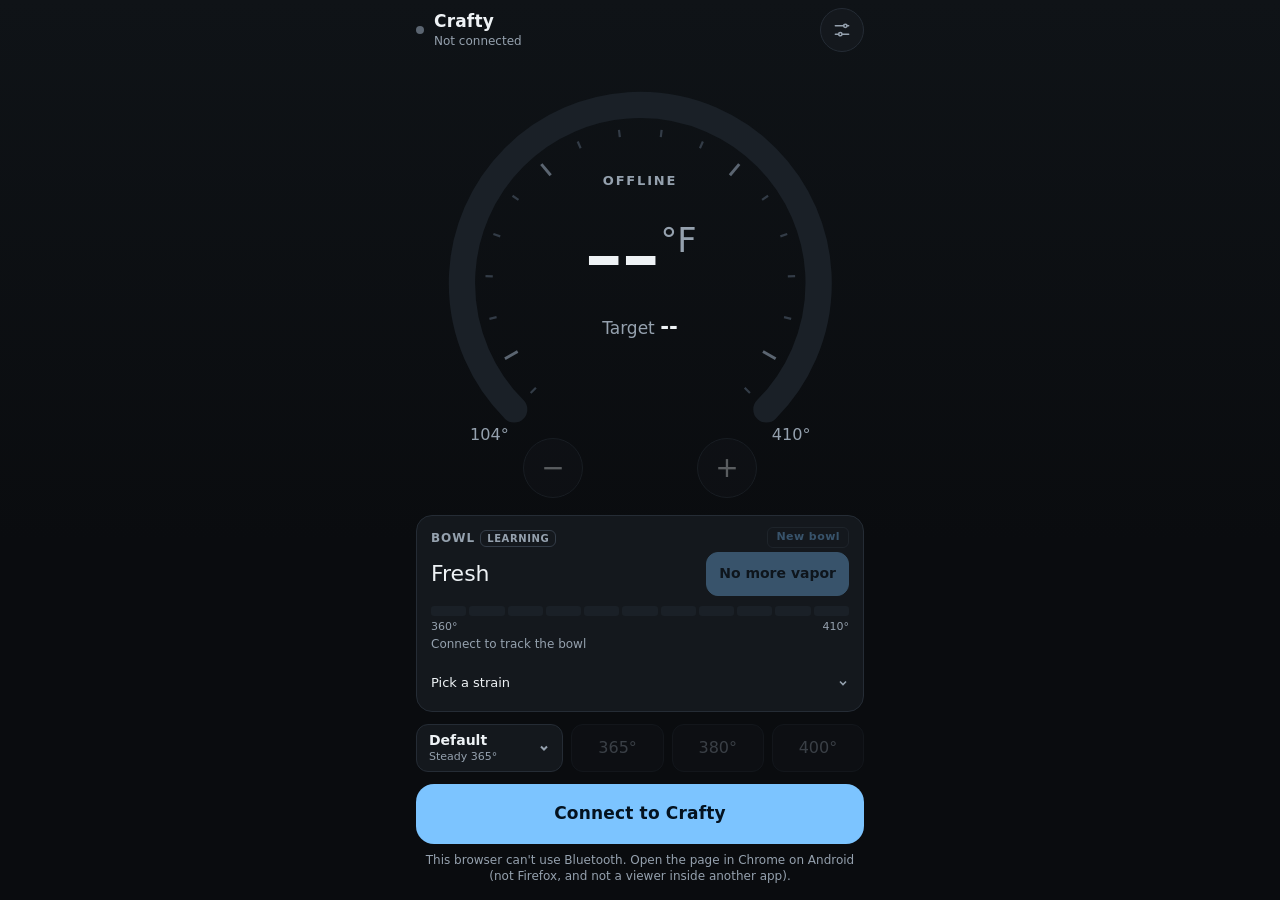
<file: crafty-r17.html>
<!doctype html>
<html lang="en">
<head>
<meta charset="utf-8">
<meta name="viewport" content="width=device-width,initial-scale=1,viewport-fit=cover,interactive-widget=resizes-content">
<meta name="theme-color" content="#0a0c0f">
<title>Crafty Remote</title>
<style>
/* Design system. One spacing scale (4/8/12/16/24), one type scale (12/13/15/17/20 + the big display number),
   44px minimum touch targets, system fonts (no web-font download, so the page draws instantly even offline).
   Performance rules: only transform/opacity animate; no SVG/CSS blur filters on anything that changes often;
   the script only touches the DOM when a value actually changed, at most once per frame. Dark only, by choice. */
:root{
  --bg:#0a0c0f; --bg-2:#0f1317; --surface:#14181d; --surface-2:#1a2027; --line:#252c35; --line-2:#333c47;
  --fg:#eef2f5; --muted:#95a1ae; --dim:#5b6571;
  --heat:#ff6a3d; --heat-2:#ffb547; --ready:#3ddc84; --super:#ff4d7d; --accent:#7cc4ff;
  --glow:transparent;
  --font:system-ui,-apple-system,"Segoe UI",Roboto,"Helvetica Neue",sans-serif;
  --r-lg:20px; --r-md:16px; --r-sm:12px; --hit:44px;
  color-scheme:dark;
}
*{box-sizing:border-box}
html,body{margin:0;height:100%;overflow:hidden;overscroll-behavior:none;background:var(--bg);color:var(--fg);font-family:var(--font);font-size:15px;line-height:1.35;-webkit-tap-highlight-color:transparent;-webkit-user-select:none;user-select:none}
body{position:fixed;inset:0;background:linear-gradient(180deg,var(--bg-2),var(--bg) 60%)}
[hidden]{display:none!important}
button{font:inherit;color:inherit;border:0;background:none;cursor:pointer;touch-action:manipulation;transition:transform .08s,background-color .15s,color .15s,border-color .15s,opacity .15s}
button:active:not(:disabled){transform:scale(.96)}
button:focus-visible,input:focus-visible,select:focus-visible,[role=slider]:focus-visible{outline:2px solid var(--accent);outline-offset:3px}
button:disabled{opacity:.35;cursor:default}
.num{font-variant-numeric:tabular-nums}

/* Ambient light behind the ring. Composited layer: only transform, opacity (and hue for Color cycle) animate. */
.orb{position:fixed;left:50%;top:38%;width:120vmin;height:120vmin;margin:-60vmin 0 0 -60vmin;border-radius:50%;pointer-events:none;z-index:0;will-change:transform,opacity;
  background:radial-gradient(closest-side,color-mix(in srgb,var(--glow) 36%,transparent),color-mix(in srgb,var(--glow) 10%,transparent) 55%,transparent);
  opacity:var(--orb,.5);transition:opacity .6s}
.l-breathe .orb{animation:breathe 7s ease-in-out infinite}
.l-breathe.heating .orb{animation-duration:2.8s}
.l-calm .orb{animation:breathe 11s ease-in-out infinite}
.l-cycle .orb{--glow:#ff5a8a!important;will-change:transform,opacity,filter;animation:cycle 18s linear infinite,breathe 6s ease-in-out infinite}
.l-minimal .orb{display:none}
@keyframes breathe{0%,100%{transform:scale(.88)}50%{transform:scale(1.04)}}
@keyframes cycle{to{filter:hue-rotate(360deg)}}

.app{position:relative;z-index:1;height:100dvh;display:flex;flex-direction:column;gap:12px;max-width:480px;margin:0 auto;
  padding:calc(env(safe-area-inset-top,0px) + 8px) max(16px,env(safe-area-inset-right,0px)) calc(env(safe-area-inset-bottom,0px) + 16px) max(16px,env(safe-area-inset-left,0px))}

/* Header: who you're connected to, battery, settings */
header{display:flex;align-items:center;justify-content:space-between;gap:12px;flex:none;min-height:var(--hit)}
.who{display:flex;align-items:center;gap:10px;min-width:0}
.dot{width:8px;height:8px;border-radius:50%;background:var(--dim);flex:none;transition:background-color .3s}
.dot.on{background:var(--ready)}
.dot.wait{background:var(--heat-2);animation:blink 1s ease-in-out infinite}
@keyframes blink{50%{opacity:.3}}
.who b{display:block;font-size:17px;font-weight:600;letter-spacing:.01em}
.who span{display:block;font-size:12px;color:var(--muted);white-space:nowrap;overflow:hidden;text-overflow:ellipsis}
.tools{display:flex;gap:8px;align-items:center;flex:none}
.chip{height:36px;display:inline-flex;align-items:center;gap:7px;padding:0 12px;border-radius:999px;background:var(--surface);border:1px solid var(--line);font-size:13px;color:var(--muted)}
.chip b{color:var(--fg);font-weight:600}
.iconbtn{width:var(--hit);height:var(--hit);border-radius:50%;display:grid;place-items:center;background:var(--surface);border:1px solid var(--line);color:var(--muted)}
.iconbtn svg{width:20px;height:20px;stroke:currentColor;fill:none;stroke-width:1.8;stroke-linecap:round;stroke-linejoin:round}
.batt{width:21px;height:11px;border:1.5px solid currentColor;border-radius:3px;position:relative}
.batt::after{content:"";position:absolute;right:-4px;top:2.5px;width:2px;height:3.5px;background:currentColor;border-radius:0 1px 1px 0}
.batt i{position:absolute;left:1px;top:1px;bottom:1px;width:0;border-radius:1px;background:var(--ready)}

/* The ring takes whatever height is left */
.stage{flex:1 1 auto;min-height:0;container-type:size;display:grid;place-items:center}
.ring{position:relative;width:min(100cqw,100cqh);aspect-ratio:1;touch-action:none;cursor:grab}
.ring.drag{cursor:grabbing}
.ring svg{position:absolute;inset:0;width:100%;height:100%;overflow:visible}
.scale{stroke:var(--line-2);stroke-width:1.5}
.scale.major{stroke:var(--dim);stroke-width:2}
.track{fill:none;stroke:var(--surface-2);stroke-width:18;stroke-linecap:round}
.fill{fill:none;stroke-width:18;stroke-linecap:round;transition:stroke-dashoffset .45s cubic-bezier(.3,.7,.3,1)}
.halo{fill:none;stroke-width:30;stroke-linecap:round;opacity:0;transition:stroke-dashoffset .45s cubic-bezier(.3,.7,.3,1),opacity .4s}
.ring.drag .fill,.ring.drag .halo{transition:none}
.knob{transition:transform .2s}
.ring.drag .knob{transition:none}
.knob circle.k{fill:var(--fg)}
.knob circle.h{fill:none;stroke:var(--fg);stroke-opacity:.18;stroke-width:10}
.ends{font-size:11px;fill:var(--muted);font-family:var(--font)}
.climb-bg{fill:none;stroke:var(--surface-2);stroke-width:3;stroke-linecap:round}
.climb-arc{fill:none;stroke:var(--heat-2);stroke-width:3;stroke-linecap:round;transition:stroke-dashoffset .5s}

.center{position:absolute;inset:0;display:flex;flex-direction:column;align-items:center;justify-content:center;text-align:center;pointer-events:none;padding-bottom:7%}
.state{font-size:clamp(11px,3.6cqmin,13px);font-weight:600;letter-spacing:.14em;text-transform:uppercase;color:var(--muted);transition:color .3s}
.state.heating{color:var(--heat)} .state.ready{color:var(--ready)}
.now{font-weight:200;font-size:clamp(52px,27cqmin,112px);line-height:1;letter-spacing:-.03em;margin:.06em 0 .05em}
.now sup{font-size:.3em;font-weight:500;vertical-align:1.15em;margin-left:3px;color:var(--muted);letter-spacing:0}
.tgt{font-size:clamp(13px,4.6cqmin,17px);color:var(--muted)}
.tgt b{font-weight:600;color:var(--fg);font-size:1.25em}
.ring.drag .tgt b{color:var(--accent)}
.eff{font-size:clamp(11px,3.6cqmin,13px);color:var(--heat-2);min-height:1.4em;margin-top:4px;max-width:70%}

/* − and + sit in the open bottom of the ring */
.nudge{position:absolute;left:0;right:0;bottom:1%;display:flex;justify-content:center;gap:26%;pointer-events:none}
.nudge button{pointer-events:auto;width:clamp(48px,16cqmin,60px);aspect-ratio:1;border-radius:50%;background:var(--surface);border:1px solid var(--line-2);font-size:clamp(22px,7cqmin,28px);font-weight:300;display:grid;place-items:center}
.nudge button:active:not(:disabled){background:var(--surface-2)}

/* Bowl meter and battery, stacked */
.strip{flex:none;display:grid;grid-template-columns:1fr;gap:8px}
.tile{min-width:0;padding:10px 14px 12px;border-radius:var(--r-md);background:var(--surface);border:1px solid var(--line);display:flex;flex-direction:column;gap:2px}
.tile .k{display:flex;align-items:center;justify-content:space-between;gap:6px;font-size:12px;font-weight:600;letter-spacing:.08em;text-transform:uppercase;color:var(--muted);min-height:24px}
.tile .v{font-size:22px;font-weight:500;line-height:1.15;white-space:nowrap}
.tile .v small{font-size:12px;font-weight:400;color:var(--muted);margin-left:4px}
.tile .s{font-size:12px;color:var(--muted);white-space:nowrap;overflow:hidden;text-overflow:ellipsis}
.badge{font-size:10px;font-weight:600;letter-spacing:.06em;padding:2px 6px;border-radius:6px;border:1px solid var(--line-2);color:var(--muted);text-transform:uppercase}
/* Small visual button with a full 44px tap area */
.tiny{position:relative;font-size:11px;font-weight:600;letter-spacing:.04em;text-transform:none;color:var(--accent);padding:2px 8px;border-radius:6px;border:1px solid var(--line-2)}
.tiny::after{content:"";position:absolute;left:50%;top:50%;width:max(100%,44px);height:44px;transform:translate(-50%,-50%)}
/* Bowl meter: one segment per temperature level. Spent levels go dim, the level you're at is outlined. */
.bmTop{display:flex;align-items:center;justify-content:space-between;gap:8px;flex-wrap:wrap}
.bmBtns{display:flex;gap:6px;flex:none}
.bmBtns .btn{padding:0 12px}
.bands{display:grid;grid-template-columns:repeat(11,1fr);gap:3px;margin-top:8px}
.bands i{position:relative;height:10px;border-radius:3px;background:var(--surface-2);overflow:hidden}
.bands i::after{content:"";position:absolute;inset:0;transform-origin:left center;transform:scaleX(var(--f,0));background:var(--heat-2);transition:transform .6s}
.bands i.done::after{background:var(--dim)}
.bands i.cur{outline:1.5px solid var(--fg);outline-offset:1px}
.strLine{display:flex;align-items:center;gap:8px;min-height:var(--hit);margin:6px -6px -6px;padding:0 6px;border-radius:var(--r-sm);font-size:13px;color:var(--fg);text-align:left}
.strLine span{flex:1;min-width:0;white-space:nowrap;overflow:hidden;text-overflow:ellipsis}
.strLine svg{width:12px;height:12px;flex:none;fill:none;stroke:var(--muted);stroke-width:1.6}
.thumb{width:32px;height:32px;border-radius:8px;object-fit:cover;flex:none;background:var(--surface-2)}
.prow .pick .thumb{width:40px;height:40px}
.form textarea{padding:10px 12px;min-height:88px;resize:vertical;line-height:1.4}
.form .note{grid-column:1/-1;padding:0}
.photo img{display:block;width:100%;max-height:260px;object-fit:cover;border-radius:12px}
.bandsLbl{display:flex;justify-content:space-between;font-size:11px;color:var(--muted);margin-top:2px}

/* Profile + quick temps */
.quick{flex:none;display:grid;grid-template-columns:1.6fr 1fr 1fr 1fr;gap:8px}
#presets{display:contents}
.qbtn{min-height:48px;border-radius:var(--r-sm);background:var(--surface);border:1px solid var(--line);font-size:16px;font-weight:500;color:var(--muted)}
.qbtn.on{color:var(--fg);border-color:var(--accent);background:color-mix(in srgb,var(--accent) 14%,var(--surface))}
.prof{display:flex;align-items:center;justify-content:space-between;gap:6px;padding:0 12px;color:var(--fg);min-width:0;text-align:left}
.prof span{min-width:0;overflow:hidden}
.prof b,.prof small{display:block;white-space:nowrap;overflow:hidden;text-overflow:ellipsis}
.prof b{font-size:14px;font-weight:600}
.prof small{font-size:11px;color:var(--muted);font-weight:400}
.prof svg{width:12px;height:12px;flex:none;stroke:var(--muted);fill:none;stroke-width:2}
.prof.climb{border-color:color-mix(in srgb,var(--heat-2) 55%,var(--line))}
.prof.climb small{color:var(--heat-2)}

.main{flex:none;min-height:60px;border-radius:18px;font-size:17px;font-weight:600;letter-spacing:.01em;display:flex;align-items:center;justify-content:center;gap:10px}
.mainrow{flex:none;display:flex;gap:8px}
.mainrow .main{flex:1;min-width:0}
.main.connect{background:var(--accent);color:#04121f}
.main.on{background:linear-gradient(135deg,var(--heat-2),var(--heat));color:#1d0a03}
.main.off{background:var(--surface-2);border:1px solid var(--line-2)}
.main .spin{width:16px;height:16px;border-radius:50%;border:2px solid currentColor;border-right-color:transparent;animation:spin .7s linear infinite}
@keyframes spin{to{transform:rotate(360deg)}}
.hint{flex:none;margin:-4px 8px 0;text-align:center;font-size:12px;color:var(--muted)}
.btn[aria-disabled=true]{opacity:.4}
/* Offline the battery estimate has nothing to show, so it steps aside. The Bowl tile stays: strains are picked and added before connecting. */
.app.offline .strip .tile:not(#bowlTile){display:none}

/* Toasts sit above the sheets so an Undo is always reachable. Tap one to dismiss it. */
.toast{position:fixed;left:max(16px,env(safe-area-inset-left,0px));right:max(16px,env(safe-area-inset-right,0px));bottom:calc(env(safe-area-inset-bottom,0px) + 92px);max-width:448px;margin:0 auto;display:flex;align-items:center;gap:10px;font-size:14px;line-height:1.45;color:var(--fg);background:#1f262f;border:1px solid var(--line-2);border-radius:14px;padding:10px 12px;box-shadow:0 10px 30px rgba(0,0,0,.5);z-index:12;animation:pop .18s ease-out}
@keyframes pop{from{opacity:0;transform:translateY(8px)}}
.toast.err{color:#ffd8cd;background:#2a1712;border-color:#5a2c20}
.toast span{flex:1;min-width:0}
.toast .tact{flex:none;font-weight:600;min-height:var(--hit);padding:0 14px;border-radius:10px;background:var(--surface-2);border:1px solid var(--line-2);color:var(--accent)}

/* Sheets slide up from the bottom. Close with Done, a tap outside, a swipe down, or the phone's Back button. */
.scrim{position:fixed;inset:0;background:rgba(0,0,0,.55);opacity:0;pointer-events:none;transition:opacity .25s;z-index:8}
.sheet{position:fixed;left:0;right:0;bottom:0;max-width:480px;margin:0 auto;z-index:9;background:var(--surface);border:1px solid var(--line);border-bottom:0;border-radius:24px 24px 0 0;
  padding:6px max(16px,env(safe-area-inset-right,0px)) calc(env(safe-area-inset-bottom,0px) + 16px) max(16px,env(safe-area-inset-left,0px));
  transform:translateY(105%);transition:transform .28s cubic-bezier(.3,.7,.3,1);will-change:transform;display:flex;flex-direction:column;max-height:88dvh}
.sheet.dragging{transition:none}
.open .scrim{opacity:1;pointer-events:auto}
.open .sheet{transform:none}
.shead{flex:none;touch-action:none;padding-bottom:8px}
.grab{width:40px;height:4px;border-radius:2px;background:var(--line-2);margin:4px auto 8px}
.shead .bar2{display:flex;align-items:center;justify-content:space-between;gap:12px}
.shead h2{margin:0;font-size:20px;font-weight:600}
.shead h2 .ver{font-size:12px;font-weight:500;color:var(--muted);margin-left:6px;letter-spacing:.02em}
.scroll{overflow-y:auto;scrollbar-width:none;display:flex;flex-direction:column;gap:6px;padding-bottom:4px;overscroll-behavior:contain}
.scroll::-webkit-scrollbar{display:none}
/* A scrolling column must never squeeze its contents: a box with overflow:hidden (like .group) would otherwise
   shrink to just its border when the sheet is shorter than its content. Everything inside keeps its full height and the column scrolls. */
.scroll>*{flex-shrink:0}
.glabel{font-size:12px;font-weight:600;letter-spacing:.08em;text-transform:uppercase;color:var(--muted);margin:12px 4px 2px}
.glabel:first-child{margin-top:2px}
.group{background:var(--surface-2);border:1px solid var(--line);border-radius:var(--r-md);overflow:hidden}
.row{min-height:56px;padding:10px 14px;display:flex;align-items:center;justify-content:space-between;gap:12px;border-top:1px solid var(--line)}
.group>.row:first-child,.group>.row[hidden]+.row{border-top:0}
.row>div{min-width:0}
.row b{display:block;font-weight:500}
.row small{display:block;font-size:12px;color:var(--muted);margin-top:2px}
.row.stack{flex-direction:column;align-items:stretch}
.val{font-weight:600;white-space:nowrap}
.btn{min-height:var(--hit);padding:0 16px;border-radius:var(--r-sm);background:var(--surface);border:1px solid var(--line-2);font-size:14px;font-weight:500;white-space:nowrap}
.btn.primary{background:var(--accent);color:#04121f;border-color:var(--accent);font-weight:600}
.btn.danger{color:#ff9b86}
.btn.wide{width:100%}
.note{font-size:12px;color:var(--muted);line-height:1.5;padding:0 4px}
.note b{color:var(--fg);font-weight:600}
.warn{font-size:13px;line-height:1.45;color:#ffd8cd;background:#2a1712;border:1px solid #5a2c20;border-radius:var(--r-sm);padding:10px 12px}
input[type=range]{width:100%;height:var(--hit);accent-color:var(--accent);margin:0}
/* On/off switch */
.switch{position:relative;flex:none;width:52px;height:32px;border-radius:16px;background:var(--line-2);transition:background-color .2s}
.switch::before{content:"";position:absolute;inset:-6px -4px}
.switch::after{content:"";position:absolute;top:3px;left:3px;width:26px;height:26px;border-radius:50%;background:var(--fg);transition:transform .2s}
.switch[aria-checked=true]{background:var(--accent)}
.switch[aria-checked=true]::after{transform:translateX(20px)}
.switch:active:not(:disabled){transform:none}
/* Segmented choice */
.seg{display:grid;grid-auto-flow:column;grid-auto-columns:1fr;gap:4px;padding:3px;border-radius:var(--r-sm);background:var(--surface);border:1px solid var(--line)}
.seg button{min-height:var(--hit);padding:0 10px;border-radius:9px;font-size:14px;color:var(--muted)}
.seg button.on{background:var(--surface-2);color:var(--fg);box-shadow:0 0 0 1px var(--line-2)}
.stepper{display:flex;align-items:center;gap:2px;background:var(--surface);border:1px solid var(--line);border-radius:var(--r-sm);padding:2px;flex:none}
.stepper button{width:var(--hit);height:40px;border-radius:9px;font-size:20px}
.stepper output{min-width:48px;text-align:center;font-size:16px;font-weight:500}
.chips{display:grid;grid-template-columns:repeat(3,1fr);gap:6px;padding:10px 14px 12px}
.chips.two{grid-template-columns:1fr 1fr}
.chips button{min-height:var(--hit);padding:4px 6px;border-radius:var(--r-sm);background:var(--surface);border:1px solid var(--line);font-size:13px;color:var(--muted);line-height:1.2}
.chips button.on{border-color:var(--accent);color:var(--fg);background:color-mix(in srgb,var(--accent) 12%,var(--surface))}
/* History */
.life{display:grid;grid-template-columns:1fr 1fr;gap:8px}
.life div{padding:10px 12px;border-radius:var(--r-sm);background:var(--surface-2);border:1px solid var(--line);font-size:12px;color:var(--muted)}
.life b{display:block;font-size:18px;font-weight:500;color:var(--fg)}
.hrow{padding:10px 12px;border-radius:var(--r-sm);background:var(--surface-2);border:1px solid var(--line)}
.hrow b{font-weight:500;font-size:14px}
.hrow div{font-size:12px;color:var(--muted);margin-top:2px}
/* Profiles */
.prow{display:flex;align-items:center;gap:8px;padding:6px 8px 6px 14px;min-height:60px;border-top:1px solid var(--line)}
.prow:first-child{border-top:0}
.prow.on{background:color-mix(in srgb,var(--accent) 10%,transparent)}
.prow .pick{flex:1;min-width:0;text-align:left;min-height:var(--hit);display:flex;align-items:center;gap:10px}
.prow .pick i{width:18px;height:18px;border-radius:50%;border:2px solid var(--line-2);flex:none}
.prow.on .pick i{border:5px solid var(--accent)}
.prow .pick b{display:block;font-weight:500;white-space:nowrap;overflow:hidden;text-overflow:ellipsis}
.prow .pick small{display:block;font-size:12px;color:var(--muted)}
.form{display:grid;grid-template-columns:1fr 1fr;gap:12px;padding:12px 14px 14px}
.form label{display:flex;flex-direction:column;gap:5px;font-size:12px;color:var(--muted);min-width:0}
.form .wide{grid-column:1/-1}
.form input,.form select,.form textarea{font:inherit;font-size:16px;color:var(--fg);background:var(--surface);border:1px solid var(--line-2);border-radius:10px;padding:0 12px;min-height:var(--hit);width:100%;-webkit-user-select:text;user-select:text}
.form input:disabled{opacity:.45}
.form .hintline{grid-column:1/-1;font-size:12px;color:var(--heat-2);min-height:1.2em;margin-top:-4px}
.btns{display:flex;gap:8px;grid-column:1/-1}
.btns .btn{flex:1}

@media (max-height:640px){ .tile .s{display:none} .hint{display:none} .quick .qbtn{min-height:44px} .main{min-height:54px} }
/* Phone turned sideways: ring on the left, controls on the right, still one screen */
@media (orientation:landscape) and (max-height:560px){
  .app{max-width:920px;display:grid;grid-template-columns:minmax(0,1fr) minmax(0,1.1fr);grid-template-rows:auto 1fr auto auto auto;column-gap:20px}
  header{grid-column:1/-1}
  .stage{grid-column:1;grid-row:2/6}
  .strip{grid-column:2;grid-row:2;align-self:end}
  .quick{grid-column:2;grid-row:3}
  .mainrow{grid-column:2;grid-row:4}
  .hint{grid-column:2;grid-row:5}
  .sheet{max-height:94dvh}
}
@media (prefers-reduced-motion:reduce){*,*::before,*::after{transition:none!important;animation:none!important}}

/* r17: credit links in notes stay readable on the dark background */
.note a { color: inherit; text-decoration: underline; }
</style>
</head>
<body class="l-breathe">
<div class="orb" id="orb" aria-hidden="true"></div>
<div class="app offline" id="app">
  <header>
    <div class="who"><i class="dot" id="dot"></i><div><b id="devTitle">Crafty</b><span id="devName">Not connected</span></div></div>
    <div class="tools">
      <span class="chip num" id="battChip" hidden><span class="batt"><i id="battFill"></i></span><b id="battPct">--</b></span>
      <button class="iconbtn" id="gearBtn" aria-label="Settings"><svg viewBox="0 0 24 24"><path d="M4 7h10M18 7h2M4 17h4M12 17h8"/><circle cx="16" cy="7" r="2"/><circle cx="10" cy="17" r="2"/></svg></button>
    </div>
  </header>

  <section class="stage">
    <div class="ring" id="ring" role="slider" tabindex="0" aria-label="Target temperature" aria-valuemin="40" aria-valuemax="210">
      <svg viewBox="0 0 300 300" aria-hidden="true">
        <defs>
          <linearGradient id="gHeat" x1="0" y1="1" x2="1" y2="0"><stop offset="0" stop-color="#ffb547"/><stop offset="1" stop-color="#ff5a36"/></linearGradient>
          <linearGradient id="gReady" x1="0" y1="1" x2="1" y2="0"><stop offset="0" stop-color="#7cf0b0"/><stop offset="1" stop-color="#2fd07a"/></linearGradient>
          <linearGradient id="gIdle" x1="0" y1="1" x2="1" y2="0"><stop offset="0" stop-color="#5a6470"/><stop offset="1" stop-color="#8b96a3"/></linearGradient>
        </defs>
        <g id="scale"></g>
        <path class="track" id="track"/>
        <path class="halo" id="halo"/>
        <path class="fill" id="fill"/>
        <path class="climb-bg" id="climbBg" opacity="0"/>
        <path class="climb-arc" id="climbArc" opacity="0"/>
        <text class="ends" id="endLo" text-anchor="middle"></text>
        <text class="ends" id="endHi" text-anchor="middle"></text>
        <g class="knob" id="knob" opacity="0"><circle class="h" r="15"/><circle class="k" r="10"/></g>
      </svg>
      <div class="center">
        <div class="state" id="state">Offline</div>
        <div class="now num"><span id="nowNum">--</span><sup id="nowUnit">°F</sup></div>
        <div class="tgt num">Target <b id="target">--</b></div>
        <div class="eff" id="eff"></div>
      </div>
      <div class="nudge">
        <button id="minus" aria-label="Lower target" disabled>−</button>
        <button id="plus" aria-label="Raise target" disabled>+</button>
      </div>
    </div>
  </section>

  <div class="strip" id="strip">
    <div class="tile" id="bowlTile">
      <div class="k"><span>Bowl <span class="badge" id="bmConf">learning</span></span><button class="tiny" id="bmNew" disabled aria-label="Start a new bowl">New bowl</button></div>
      <div class="bmTop"><div class="v num" id="bmMain">Fresh</div><div class="bmBtns"><button class="btn" id="bmStill" hidden>Still vapor</button><button class="btn primary" id="bmSpent" disabled>No more vapor</button></div></div>
      <div class="bands" id="bmBands" aria-hidden="true"></div>
      <div class="bandsLbl num" aria-hidden="true"><span id="bmLo">360°</span><span id="bmHi">410°</span></div>
      <div class="s" id="bmSub" aria-live="polite">Connect to track the bowl</div>
      <button class="strLine" id="strBtn" aria-label="Strain in the bowl"><img class="thumb" id="strThumb" alt="" hidden><span id="strName">Pick a strain</span><svg viewBox="0 0 12 12" aria-hidden="true"><path d="M3 4.5 6 7.5 9 4.5"/></svg></button>
    </div>
    <div class="tile">
      <div class="k">Battery <span class="badge" id="fcConf" hidden>estimate</span></div>
      <div class="v num" id="fcMain">--</div>
      <div class="s" id="fcSub">Connect to estimate</div>
    </div>
  </div>

  <div class="quick">
    <button class="qbtn prof" id="profBtn" aria-label="Profiles and terpenes"><span><b id="profName">Default</b><small id="profSub">Steady</small></span><svg viewBox="0 0 12 12"><path d="M3 4.5 6 7.5 9 4.5"/></svg></button>
    <div id="presets"></div>
  </div>

  <div class="mainrow">
    <button class="main connect" id="mainBtn"><i class="spin" id="mainSpin" hidden></i><span id="mainTxt">Connect to Crafty</span></button>
  </div>
  <p class="hint" id="hint">Press the Crafty's button once to wake it, then tap Connect.</p>
</div>

<div class="toast" id="toast" role="status" hidden></div>

<div id="sheetWrap">
  <div class="scrim" id="scrim"></div>
  <div class="sheet" id="sheet" role="dialog" aria-label="Settings">
    <div class="shead"><div class="grab"></div><div class="bar2"><h2>Settings <small class="ver" id="verTag"></small></h2><button class="btn" id="setDone">Done</button></div></div>
    <div class="scroll">
      <div class="warn" id="storeNote" hidden></div>

      <div class="glabel" role="heading" aria-level="2">Your Crafty</div>
      <div class="group">
        <div class="row"><div><b id="fwTitle">Not connected</b><small id="fwInfo">Connect to see details</small></div><button class="btn" id="discBtn" disabled>Disconnect</button></div>
        <div class="row"><div><b>Boost amount</b><small>Added on top when you start boost with the Crafty's button</small></div>
          <div class="stepper"><button id="bMinus" aria-label="Less boost" disabled>−</button><output class="num" id="boostVal">--</output><button id="bPlus" aria-label="More boost" disabled>+</button></div></div>
        <div class="row stack"><div class="bar2" style="display:flex;justify-content:space-between"><b>LED brightness</b><span class="val num" id="ledVal">--</span></div>
          <input type="range" id="led" min="0" max="100" step="5" aria-label="LED brightness" disabled></div>
        <div class="row"><div><b>Find my Crafty</b><small>Buzzes and blinks for about 30 seconds</small></div><button class="btn" id="findBtn" disabled>Find</button></div>
      </div>

      <div class="glabel" role="heading" aria-level="2">Display</div>
      <div class="group">
        <div class="row"><b>Temperature in</b><div class="seg" style="width:140px"><button id="unitF">°F</button><button id="unitC">°C</button></div></div>
        <div class="row" style="padding-bottom:0;min-height:44px"><div><b>Screen lighting</b><small>The glow behind the dial. The Crafty's own light only takes a brightness.</small></div></div>
        <div class="chips" id="lights"></div>
      </div>

      <div class="glabel" role="heading" aria-level="2">Diagnostics</div>
      <div class="group">
        <div class="row"><div><b>Record raw data</b><small>Saves every reading from the Crafty, to share if something misbehaves</small></div><button class="switch" id="recBtn" role="switch" aria-checked="false" aria-label="Record raw data"></button></div>
        <div class="row" id="recRow" hidden><div><b id="recTitle">Recording</b><small id="recInfo">0 readings</small></div><div style="display:flex;gap:8px"><button class="btn" id="recClear">Clear</button><button class="btn primary" id="recShare">Share</button></div></div>
      </div>

      <div class="glabel" role="heading" aria-level="2">Stats</div>
      <div class="group">
        <div class="row"><div><b>History</b><small>Your sessions and the Crafty's lifetime heater time</small></div><button class="btn" id="histBtn">Open</button></div>
        <div class="row"><div><b>Battery health</b><small id="healthSub">Learning</small></div><span class="val num" id="healthVal">--</span></div>
        <div class="row"><div><b>Reset learning</b><small>Forget what the battery estimate, your usual session length and the bowl meter (yours and each strain's) have learned</small></div><button class="btn danger" id="resetFc">Reset</button></div>
      </div>

      <div class="glabel" role="heading" aria-level="2">Help</div>
      <p class="note"><b>Trouble connecting?</b> Use Chrome on Android with Bluetooth on (and Location, on Android 11 or older). Press the Crafty's button once to wake it, and close the S&amp;B web app or any other phone connected to it.</p>
      <p class="note">Drag the ring or tap − and + to set the temperature. The page keeps to the Crafty's own 40–210 °C range. Boost and superboost can only be started with the button on the Crafty. Battery figures are estimates that learn from how you use it.</p>
      <p class="note"><b>Strains.</b> Tap the strain line on the Bowl tile to pick what's in the bowl. Each strain keeps its own batches, each with a THC %, a date and a photo, and learns its own pace from your taps, starting from your overall pace. Adding a strain by name fills in its effects, terpenes and flavors from the page's built-in strain list, which you can edit. Strains and photos stay on this phone, and nothing is sent anywhere.</p>
      <p class="note"><b>Strain list credits.</b> The built-in strain list is made from the <a href="https://github.com/Shannon-Goddard/ci-strains-pro" target="_blank" rel="noopener noreferrer">Cannabis Intelligence Database</a> by Shannon Goddard (<a href="https://creativecommons.org/licenses/by/4.0/" target="_blank" rel="noopener noreferrer">CC BY 4.0</a>) and the <a href="https://github.com/kushyapp/cannabis-dataset" target="_blank" rel="noopener noreferrer">Kushy Cannabis Dataset</a> (MIT, © Kushy), cut down to a fixed set of words and merged across listings. Side effects are left out. It can be wrong.</p>
      <p class="note"><b>Bowl meter.</b> Each segment is a temperature level, 360° to 410°. Time at temperature fills the level you're at and every level below it, faster when it's hotter, so a bowl that's spent at 365° still gives vapor at 390°. The Crafty doesn't report your draws, so this is an estimate: tap <b>No more vapor</b> when a level runs out (or <b>Still vapor</b> when it hasn't) and the meter corrects this bowl and learns your pace.</p>
      <p class="note" id="verNote"></p>
    </div>
  </div>
</div>

<div id="histWrap">
  <div class="scrim" id="histScrim"></div>
  <div class="sheet" id="histSheet" role="dialog" aria-label="History">
    <div class="shead"><div class="grab"></div><div class="bar2"><h2>History</h2><button class="btn" id="histClose">Done</button></div></div>
    <div class="scroll">
      <div class="life" id="life"></div>
      <div class="glabel" role="heading" aria-level="2">Sessions</div>
      <div style="display:flex;flex-direction:column;gap:6px" id="histList"></div>
      <div class="row" style="border:0;padding:8px 4px"><span class="note" style="padding:0">Kept on this phone only. Battery use is an estimate.</span><button class="btn danger" id="histClear">Clear</button></div>
    </div>
  </div>
</div>

<div id="profWrap">
  <div class="scrim" id="profScrim"></div>
  <div class="sheet" id="profSheet" role="dialog" aria-label="Profiles">
    <div class="shead"><div class="grab"></div><div class="bar2"><h2 id="profTitle">Profiles</h2><button class="btn" id="profDone">Done</button></div></div>
    <div class="scroll">
      <div id="profListView">
        <div class="glabel" role="heading" aria-level="2">Profiles</div>
        <div class="group" id="profList"></div>
        <button class="btn wide" id="profNew" style="margin-top:8px">New profile</button>
        <p class="note" style="margin-top:8px">A Follow the bowl profile starts low and steps up one level (5°F) each time the bowl meter says the level you're at is spent, so you get flavor first and the rest later. Tap <b>Not yet</b> on a step to go back down. Setting the temperature yourself pauses it.</p>
        <div class="glabel" role="heading" aria-level="2">Aim for a terpene</div>
        <div class="group"><div class="chips two" id="terps"></div></div>
        <p class="note" id="terpNote">Sets the temperature near where that terpene boils. Flower always gives off a mix, so this leans the flavor, it doesn't isolate one.</p>
      </div>
      <div id="profEditView" hidden>
        <div class="group">
          <div class="form">
            <label class="wide">Name<input id="pfName" maxlength="24" autocomplete="off" enterkeyhint="done"></label>
            <div class="seg wide"><button id="pfSteady" type="button">Steady</button><button id="pfClimb" type="button">Follow the bowl</button></div>
            <label class="wide">Start from a terpene<select id="pfTerp"></select></label>
            <label>Start temp <span class="pfU"></span><input id="pfBase" type="number" inputmode="numeric"></label>
            <label class="climbOnly">Top temp <span class="pfU"></span><input id="pfMax" type="number" inputmode="numeric"></label>
            <div class="hintline climbOnly" id="pfHint"></div>
            <label class="wide">Screen lighting<select id="pfLight"></select></label>
            <div class="btns"><button class="btn danger" id="pfDel" type="button">Delete</button><button class="btn" id="pfCancel" type="button">Cancel</button><button class="btn primary" id="pfSave" type="button">Save</button></div>
          </div>
        </div>
      </div>
    </div>
  </div>
</div>

<div id="strWrap">
  <div class="scrim" id="strScrim"></div>
  <div class="sheet" id="strSheet" role="dialog" aria-label="Strains">
    <div class="shead"><div class="grab"></div><div class="bar2"><h2 id="strTitle">Strains</h2><button class="btn" id="strDone">Done</button></div></div>
    <div class="scroll">
      <div id="strListView">
        <div class="glabel" role="heading" aria-level="2">In the bowl</div>
        <div class="group" id="strList"></div>
        <div class="group">
          <div class="form">
            <label class="wide">Add a strain<input id="strNewName" maxlength="40" autocomplete="off" enterkeyhint="done" placeholder="Strain name"></label>
            <button class="btn primary wide" id="strAdd" type="button">Add strain</button>
          </div>
        </div>
        <p class="note" style="margin-top:8px">Adding one fills in its effects, terpenes and flavors from the page's built-in strain list, if it's there. Nothing is sent. Strains, batches and photos stay on this phone.</p>
        <div class="glabel" role="heading" aria-level="2">Add several at once</div>
        <div class="group">
          <div class="form">
            <label class="wide">One per line: name, THC %, date<textarea id="strPaste" rows="3" autocomplete="off" spellcheck="false" placeholder="Sour Kush|22.5|2026-11-25"></textarea></label>
            <button class="btn wide" id="strPasteAdd" type="button">Add these</button>
          </div>
        </div>
      </div>
      <div id="strView" hidden>
        <div class="group">
          <div class="form">
            <label class="wide">Name<input id="stName" maxlength="40" autocomplete="off" enterkeyhint="done"></label>
            <button class="btn wide" id="stLook" type="button">Fill in from strain list</button>
            <div class="hintline" id="stLookNote" aria-live="polite"></div>
            <label class="wide">Effects<input id="stEff" autocomplete="off" placeholder="Relaxed, happy"></label>
            <label class="wide">Terpenes<input id="stTerps" autocomplete="off" placeholder="Myrcene, limonene"></label>
            <div class="hintline" id="stTerpHint"></div>
            <label class="wide">Flavors<input id="stFlav" autocomplete="off" placeholder="Citrus, earthy"></label>
            <p class="note wide" id="stSrc" hidden></p>
            <div class="btns"><button class="btn danger" id="stDel" type="button">Delete</button><button class="btn" id="stBack" type="button">Back</button><button class="btn primary" id="stSave" type="button">Save</button></div>
          </div>
        </div>
        <div class="glabel" role="heading" aria-level="2">Batches</div>
        <div class="group" id="stBatches"></div>
        <button class="btn wide" id="stAddBatch" style="margin-top:8px">Add batch</button>
        <p class="note" style="margin-top:8px">A new bag of the same strain is a new batch. It starts from the strain's learned pace and learns its own from there.</p>
      </div>
      <div id="batView" hidden>
        <div class="group">
          <div class="form">
            <label class="wide">Batch name<input id="btLabel" maxlength="24" autocomplete="off" enterkeyhint="done"></label>
            <label>THC %<input id="btThc" type="text" inputmode="decimal" autocomplete="off" placeholder="23.45"></label>
            <label>Date<input id="btDate" type="date"></label>
            <div class="photo wide"><img id="btImg" alt="Photo of this batch" hidden><div class="hintline" id="btPhotoNote" aria-live="polite"></div></div>
            <div class="btns"><button class="btn" id="btPhotoDel" type="button" hidden>Remove photo</button><button class="btn" id="btPhotoAdd" type="button">Add photo</button></div>
            <input id="btFile" type="file" accept="image/*" hidden>
            <div class="btns"><button class="btn danger" id="btDel" type="button">Delete</button><button class="btn" id="btBack" type="button">Back</button><button class="btn primary" id="btSave" type="button">Save</button></div>
          </div>
        </div>
        <p class="note" style="margin-top:8px">The photo is shrunk and kept on this phone only. It's never sent anywhere.</p>
      </div>
    </div>
  </div>
</div>
<script>
"use strict";
const VERSION = "2026-11-25 r17"; // bump on every build; tests/layout.test.js fails if the page changes without it
// ---- Protocol (from the open-source reactive-volcano-app, storzandbickel-ble and gocrafty projects) ----
const SUFFIX = "-4c45-4b43-4942-265a524f5453";
const U = h => h.padStart(8, "0") + SUFFIX;
const SVC = { s1: U("1"), s2: U("2"), s3: U("3") };
const CH = {
  current:   ["s1", U("11")], // °C x10 (0.1 °C steps), notify
  target:    ["s1", U("21")], // °C x10, read/write (°F x10 when the Crafty is set to °F)
  boost:     ["s1", U("31")], // boost offset °C x10, read/write
  battery:   ["s1", U("41")], // %, notify
  led:       ["s1", U("51")], // 0-100
  heaterOn:  ["s1", U("81")], // write 0x0000
  heaterOff: ["s1", U("91")], // write 0x0000
  firmware:  ["s2", U("32")], // text, e.g. "V03.10"
  serial:    ["s2", U("52")], // text, first 8 chars
  project:   ["s3", U("93")], // bit4 heater, bit5 boost, bit6 superboost, bit8 at temperature
  status2:   ["s3", U("1c3")], // bit2 setpoint reached (pulses ~2 s), bit3 find device
  power:     ["s3", U("83")],  // bit0 charger connected
  useHours:  ["s3", U("23")],  // lifetime heater use, whole hours
  useMins:   ["s3", U("1e3")]  // ...plus minutes (firmware 2.51 and newer)
};
// Undocumented diagnostics seen on older firmware (forum reverse-engineering): battery and heater voltage, battery
// current, raw sensor temperatures. Only read while "Record raw data" is on, so a recording shows what the Crafty reports.
const DIAG = ["63", "73", "b3", "c3", "d3", "e3", "f3", "103", "113", "71"];
const LIM = { MIN: 40, MAX: 210, BOOST_MAX: 30 };
// Timing for connecting and for getting the Crafty back after a dropout. Kept in one object so it's easy to tune.
const CFG = { connectTimeout: 12000, opTimeout: 6000, retryDelays: [1000, 2000, 4000, 8000, 15000, 30000, 30000], resumeWindow: 5 * 60000 };
const BIT = { HEATER: 1 << 4, BOOST: 1 << 5, SUPER: 1 << 6, ATTEMP: 1 << 8, READY: 1 << 2, FIND: 1 << 3 };

const clamp = (v, a, b) => Math.max(a, Math.min(b, v));
const u16 = dv => !dv || dv.byteLength === 0 ? 0 : dv.byteLength === 1 ? dv.getUint8(0) : dv.getUint16(0, true);
const enc16 = v => { const b = new ArrayBuffer(2); new DataView(b).setUint16(0, Math.round(v) & 0xffff, true); return b; };
const text = dv => new TextDecoder().decode(new Uint8Array(dv.buffer, dv.byteOffset, dv.byteLength)).replace(/\0+$/, "").trim();
const hex = dv => !dv || !dv.byteLength ? "" : Array.from(new Uint8Array(dv.buffer, dv.byteOffset, dv.byteLength), x => x.toString(16).padStart(2, "0")).join(" ");
const shortId = uuid => String(uuid).slice(0, 8).replace(/^0+/, "");
const nowMs = () => Date.now();

// ---- Saved data ----
// Everything is kept in this browser's localStorage. Every read is checked and falls back to a safe default,
// so cleared, blocked, full or damaged storage can never stop the page from working.
// SCHEMA goes up whenever a saved shape changes; a page older than the saved data won't overwrite it.
// 2: pulls measured relative to your usual pull; climb profiles step by % of the bowl.
// 3 (r13): pull counting and the bowl estimate removed. Climb profiles step every few minutes at temperature.
const SCHEMA = 3;
const KEY = { unit: "crafty-unit", model: "crafty-model-v2", bowl: "crafty-bowl" /* the live session and climb clock; the name is older than the change */, prof: "crafty-profiles", light: "crafty-light", hist: "crafty-history", schema: "crafty-schema", meter: "crafty-meter" /* bowl meter pace, r14 */, strains: "crafty-strains" /* strains, batches and their paces, r15 */ };
const store = {
  ok: true, readOnly: false, damaged: [], full: false,
  raw(k) { try { return localStorage.getItem(k); } catch (e) { store.ok = false; return null; } },
  // Parsed JSON, or null when missing. Damaged data is set aside under "<key>-damaged" (not thrown away) and reported.
  json(k) {
    const s = store.raw(k); if (s == null) return null;
    try { return JSON.parse(s); } catch (e) {
      store.damaged.push(k);
      try { localStorage.setItem(k + "-damaged", s); localStorage.removeItem(k); } catch (x) {}
      return null;
    }
  },
  set(k, v, onFull) {
    if (!store.ok || store.readOnly) return false;
    try { localStorage.setItem(k, typeof v === "string" ? v : JSON.stringify(v)); return true; }
    catch (e) {
      if (/quota/i.test(e && (e.name + e.message)) && onFull && onFull()) return store.set(k, v); // make room, try once more
      if (!store.full) { store.full = true; toast("This phone's storage for the page is full, so recent changes aren't being saved.", 0, null, "err"); }
      return false;
    }
  }
};
(function checkSchema() {
  const v = parseInt(store.raw(KEY.schema), 10);
  if (v > SCHEMA) store.readOnly = true; // saved by a newer version of this page: read it, don't overwrite it
  else if (v !== SCHEMA && store.ok) { try { localStorage.setItem(KEY.schema, String(SCHEMA)); } catch (e) { store.ok = false; } }
})();
// Pull counting was removed in r13: soft and medium pulls don't show in anything the Crafty reports over Bluetooth.
// What older pages saved for it (detector settings, labeled sessions) is removed quietly, so nothing stale lingers.
const GONE = ["crafty-pd", "crafty-label", "crafty-label-rows", "crafty-label-done", "crafty-label-temp"];
(function dropPullData() {
  if (!store.ok || store.readOnly) return;
  for (const k of GONE) for (const x of [k, k + "-damaged"]) { try { localStorage.removeItem(x); } catch (e) {} }
})();
const num = (v, d, lo = -Infinity, hi = Infinity) => typeof v === "number" && isFinite(v) ? clamp(v, lo, hi) : d;

// ---- State ----
const S = { device: null, svcs: {}, chars: {}, connected: false, connecting: false, current: null, target: null, boost: null,
            battery: null, led: null, project: 0, status2: 0, power: 0, seen: {}, lifeH: null, lifeM: null, fw: "", serial: "",
            unit: "F", devF: false, pending: false, dragging: false,
            reconnecting: false, userDisc: false, lostAt: 0, retryT: null, everConnected: false };
{ const u = store.raw(KEY.unit); if (u === "C" || u === "F") S.unit = u; }

// ---- Bluetooth operations ----
// The Crafty takes one operation at a time. Writes (your taps) jump ahead of background reads, a read that's
// already waiting isn't queued twice, and nothing can wait forever: a stuck operation times out and the next one runs.
const withTimeout = (p, ms) => new Promise((res, rej) => {
  const t = setTimeout(() => rej(ERR("TimeoutError")), ms);
  p.then(v => { clearTimeout(t); res(v); }, e => { clearTimeout(t); rej(e); });
});
const ERR = (name, message = "") => Object.assign(new Error(message), { name });
const ops = []; let opBusy = false;
function gatt(fn, o = {}) {
  if (o.key) { const q = ops.find(x => x.key === o.key); if (q) return q.p; }
  const op = { fn, key: o.key || null, prio: !!o.prio, timeout: o.timeout || CFG.opTimeout };
  op.p = new Promise((res, rej) => { op.res = res; op.rej = rej; });
  if (op.prio) { const i = ops.findIndex(x => !x.prio); i < 0 ? ops.push(op) : ops.splice(i, 0, op); } else ops.push(op);
  pump();
  return op.p;
}
async function pump() {
  if (opBusy) return;
  const op = ops.shift(); if (!op) return;
  opBusy = true;
  try { op.res(await withTimeout(Promise.resolve().then(op.fn), op.timeout)); } catch (e) { op.rej(e); }
  opBusy = false; pump();
}
const flushOps = () => { for (const op of ops.splice(0)) op.rej(ERR("NetworkError", "disconnected")); };
const read = k => S.chars[k] ? gatt(() => S.chars[k].readValue(), { key: "r:" + k }) : Promise.resolve(null);
const write = (k, buf) => {
  if (!S.chars[k]) return Promise.reject(new Error("your Crafty doesn't offer this over Bluetooth"));
  rec("write", k, hex(new DataView(buf)), u16(new DataView(buf)));
  return gatt(() => (S.chars[k].writeValueWithResponse || S.chars[k].writeValue).call(S.chars[k], buf), { prio: true });
};

// ---- Raw data recorder (Settings > Diagnostics) ----
// Off by default. While on, every reading and write is kept in memory with a timestamp, and every characteristic
// the Crafty offers is listed once, so a problem can be looked into from real data.
// Nothing is sent anywhere: Share hands a CSV file to the phone's share sheet (or saves it to Downloads).
const REC = { on: false, rows: [], t0: 0, dropped: 0, probed: false, probing: false, diag: [], max: 60000 };
function rec(kind, key, a = "", b = "", note = "") {
  if (!REC.on) return;
  if (REC.rows.length >= REC.max) { REC.rows.splice(0, 10000); REC.dropped += 10000; }
  REC.rows.push([nowMs(), kind, key, a, b, note]);
  render();
}
// ---- Units ----
const toU = c => S.unit === "F" ? c * 9 / 5 + 32 : c;
const fromU = v => S.unit === "F" ? (v - 32) * 5 / 9 : v;
const dU = c => S.unit === "F" ? c * 9 / 5 : c;
const fmt = c => c == null ? "--" : String(Math.round(toU(c)));
const PRESETS = { C: [185, 195, 205], F: [365, 380, 400] };
const snapC = c => clamp(fromU(Math.round(toU(c))), LIM.MIN, LIM.MAX); // whole display degrees
// A Crafty set to Fahrenheit reports its target in °F x10 (above 210 can only be °F). Its current temperature is
// assumed to follow the same setting.
const fToC = f => (f - 32) / 1.8;
function readTarget(dv) { const t = u16(dv) / 10; if (t > LIM.MAX) { S.devF = true; return fToC(t); } if (t >= LIM.MIN) S.devF = false; return t; }
// Above 260 can only be °F (the chamber never gets that hot in °C), so it also catches °F before the target is read
function readCurrent(dv) { const t = u16(dv) / 10; if (t > 260 && t <= 450) S.devF = true; return S.devF ? fToC(t) : t; }
// Writes go back in the Crafty's own unit. The boost offset is assumed to follow it too (a difference, so x1.8);
// whatever the truth, reading then rewriting it gives back the same raw number.
const rawTarget = c => enc16((S.devF ? c * 1.8 + 32 : c) * 10);
const rawBoost = c => enc16((S.devF ? c * 1.8 : c) * 10);

// ---- DOM helpers ----
// Lookups are cached, and put() only touches the page when a value really changed. Updates are drawn at most
// once per frame (render() just asks for a frame), so a burst of Bluetooth readings costs one redraw.
const EL = {};
const $ = id => EL[id] || (EL[id] = document.getElementById(id));
const memo = new WeakMap();
function put(el, k, v) {
  let m = memo.get(el); if (!m) memo.set(el, m = {});
  if (m[k] === v) return;
  m[k] = v;
  if (k === "text") el.textContent = v;
  else if (k === "class") el.className = v;
  else if (k === "hidden" || k === "disabled") el[k] = v;
  else if (k[0] === "@") el.setAttribute(k.slice(1), v);
  else if (k[0] === "-") el.style.setProperty(k, v);
  else el.style[k] = v;
}
let booted = false, framePending = false;
const raf = typeof requestAnimationFrame === "function" ? requestAnimationFrame : f => setTimeout(f, 16);
function render() {
  if (!booted || framePending) return;
  framePending = true;
  raf(() => { framePending = false; draw(); });
}

// ---- Ring geometry (viewBox 300x300) ----
const CX = 150, CY = 150, R = 122, ARC0 = 135, SWEEP = 270;
const pt = (deg, r = R) => { const a = deg * Math.PI / 180; return [CX + r * Math.cos(a), CY + r * Math.sin(a)]; };
const frac = c => clamp((c - LIM.MIN) / (LIM.MAX - LIM.MIN), 0, 1);
const arcD = r => { const [x0, y0] = pt(ARC0, r), [x1, y1] = pt(ARC0 + SWEEP, r); return `M${x0.toFixed(2)} ${y0.toFixed(2)} A${r} ${r} 0 1 1 ${x1.toFixed(2)} ${y1.toFixed(2)}`; };
const arcLen = r => 2 * Math.PI * r * SWEEP / 360;
const ARCLEN = arcLen(R), CLIMBLEN = arcLen(R - 34);
(function drawRing() {
  for (const id of ["track", "fill", "halo"]) $(id).setAttribute("d", arcD(R));
  for (const id of ["climbBg", "climbArc"]) $(id).setAttribute("d", arcD(R - 34));
  for (const [id, len] of [["fill", ARCLEN], ["halo", ARCLEN], ["climbArc", CLIMBLEN]]) { $(id).style.strokeDasharray = len; $(id).style.strokeDashoffset = len; }
  // Scale ticks every 10 °C, longer every 50
  let html = "";
  for (let c = LIM.MIN; c <= LIM.MAX; c += 10) {
    const a = ARC0 + SWEEP * frac(c), major = c % 50 === 0;
    const [ax, ay] = pt(a, R - 16), [bx, by] = pt(a, R - (major ? 26 : 21));
    html += `<line class="scale${major ? " major" : ""}" x1="${ax.toFixed(1)}" y1="${ay.toFixed(1)}" x2="${bx.toFixed(1)}" y2="${by.toFixed(1)}"/>`;
  }
  $("scale").innerHTML = html;
  const [lx, ly] = pt(ARC0, R + 24), [hx, hy] = pt(ARC0 + SWEEP, R + 24);
  $("endLo").setAttribute("x", lx.toFixed(1)); $("endLo").setAttribute("y", (ly + 4).toFixed(1));
  $("endHi").setAttribute("x", hx.toFixed(1)); $("endHi").setAttribute("y", (hy + 4).toFixed(1));
})();

const effTarget = () => clamp((S.target || 0) + ((S.project & BIT.BOOST) || (S.project & BIT.SUPER) ? (S.boost || 0) : 0), LIM.MIN, LIM.MAX);
const heatingNow = () => S.connected && !!(S.project & BIT.HEATER);
const readyNow = () => heatingNow() && !S.dragging && (!!(S.project & BIT.ATTEMP) ||
  (S.current != null && S.target != null && Math.abs(S.current - effTarget()) <= 2));

function draw() {
  const on = S.connected, heating = heatingNow(), ready = readyNow();
  const boost = !!(S.project & BIT.BOOST), sup = !!(S.project & BIT.SUPER);

  put($("app"), "class", "app" + (!on && !S.reconnecting ? " offline" : ""));
  put($("nowNum"), "text", fmt(S.current));
  put($("nowUnit"), "text", "°" + S.unit);
  put($("target"), "text", S.target == null ? "--" : fmt(S.target) + "°");
  put($("endLo"), "text", fmt(LIM.MIN) + "°");
  put($("endHi"), "text", fmt(LIM.MAX) + "°");

  // The line under the target: what matters most right now
  const eff = sup ? "Superboost on" : boost && S.boost ? `Boost on, heading to ${fmt(effTarget())}°`
    : climbText() || terpText() || (heating && !ready ? "Heating up" : "");
  put($("eff"), "text", eff);

  const st = $("state");
  put(st, "class", "state" + (on && ready ? " ready" : heating ? " heating" : ""));
  put(st, "text", S.reconnecting ? "Reconnecting" : S.connecting ? "Connecting" : !on ? (S.device ? "Disconnected" : "Offline")
    : ready ? "Ready" : heating ? "Heating" : "Heater off");

  const grad = !on ? "gIdle" : ready ? "gReady" : heating ? "gHeat" : "gIdle";
  const off = S.current == null ? ARCLEN : ARCLEN * (1 - frac(S.current));
  for (const id of ["fill", "halo"]) { put($(id), "stroke", `url(#${grad})`); put($(id), "strokeDashoffset", String(off)); }
  put($("halo"), "opacity", heating ? "0.18" : "0");
  applyLighting(on, heating, ready);

  const ring = $("ring");
  if (S.target != null && on) {
    const [x, y] = pt(ARC0 + SWEEP * frac(S.target));
    put($("knob"), "@transform", `translate(${x.toFixed(1)} ${y.toFixed(1)})`);
    put($("knob"), "@opacity", "1");
    put(ring, "@aria-valuenow", String(Math.round(S.target)));
    put(ring, "@aria-valuetext", fmt(S.target) + " degrees " + (S.unit === "F" ? "Fahrenheit" : "Celsius"));
  } else put($("knob"), "@opacity", "0");
  put($("minus"), "disabled", !on || S.target == null);
  put($("plus"), "disabled", !on || S.target == null);

  // Main button
  const mb = $("mainBtn");
  let cls, label, dis = false, spin = false;
  if (!on) {
    cls = "main connect"; spin = S.connecting;
    label = S.connecting ? (S.reconnecting ? "Reconnecting…" : "Connecting…") : S.reconnecting ? "Reconnecting… tap to try now" : S.device ? "Reconnect" : "Connect to Crafty";
    dis = S.connecting;
  } else if (!S.chars.heaterOn || !S.chars.heaterOff) { cls = "main off"; label = "Heater is controlled on the Crafty"; dis = true; }
  else if (S.pending) { cls = "main " + (S.pending === "on" ? "on" : "off"); label = S.pending === "on" ? "Starting heater…" : "Turning off…"; spin = true; dis = true; }
  else { cls = "main " + (heating ? "on" : "off"); label = heating ? "Turn heater off" : "Turn heater on"; }
  put(mb, "class", cls); put(mb, "disabled", dis); put($("mainTxt"), "text", label);
  put($("mainSpin"), "hidden", !spin);
  const noBt = !navigator.bluetooth ? noBluetoothReason() : "";
  put($("hint"), "text", noBt || "Press the Crafty's button once to wake it, then tap Connect.");
  put($("hint"), "hidden", on || S.reconnecting);

  // Header
  put($("dot"), "class", "dot" + (on ? " on" : S.connecting || S.reconnecting ? " wait" : ""));
  put($("devName"), "text", on ? "Connected" + (S.fw ? " · " + S.fw : "") : S.reconnecting ? "Connection dropped, reconnecting" : S.connecting ? "Connecting" : S.device ? "Disconnected" : "Not connected");
  put($("battChip"), "hidden", S.battery == null || !on);
  if (S.battery != null) {
    put($("battPct"), "text", S.battery + "%");
    put($("battFill"), "width", clamp(S.battery, 0, 100) * 0.16 + "px");
    put($("battFill"), "background", S.battery <= 15 ? "var(--heat)" : charging() ? "var(--accent)" : "var(--ready)");
  }

  // Quick temps
  const ps = $("presets");
  if (ps.dataset.unit !== S.unit) {
    ps.replaceChildren(...PRESETS[S.unit].map(v => {
      const b = document.createElement("button"); b.className = "qbtn num"; b.textContent = v + "°";
      b.dataset.c = fromU(v); b.addEventListener("click", () => { handSet(); setTarget(+b.dataset.c, 0); buzz(6); }); return b;
    }));
    ps.dataset.unit = S.unit;
  }
  for (const b of ps.children) { put(b, "disabled", !on); put(b, "class", "qbtn num" + (S.target != null && Math.abs(+b.dataset.c - S.target) < 0.6 ? " on" : "")); }

  drawSettings();
  renderForecast();
  renderBowl();
  renderClimb();
  drawRec();
}

let toastT = null;
// toast(message, ms, action, kind): ms 0 keeps it until tapped; action {label, fn} adds a button such as Undo; kind "err" for problems.
function toast(msg, ms = 4500, action = null, kind = "") {
  const t = $("toast"), s = document.createElement("span"); s.textContent = msg;
  const kids = [s];
  if (action) {
    const b = document.createElement("button"); b.className = "tact"; b.textContent = action.label;
    b.addEventListener("click", ev => { ev.stopPropagation(); t.hidden = true; action.fn(); });
    kids.push(b);
  }
  t.replaceChildren(...kids); t.className = "toast" + (kind ? " " + kind : ""); t.hidden = false;
  clearTimeout(toastT); if (ms) toastT = setTimeout(() => { t.hidden = true; }, ms);
}
const fail = msg => toast(msg, 0, null, "err");
const buzz = p => { try { navigator.vibrate && navigator.vibrate(p); } catch (e) {} };

// ---- Writes (debounced so dragging doesn't flood Bluetooth) ----
let tTimer = null;
function setTarget(c, delay = 350) {
  if (!S.connected) return;
  S.target = snapC(c);
  render();
  clearTimeout(tTimer);
  tTimer = setTimeout(async () => {
    tTimer = null;
    try {
      await write("target", rawTarget(S.target));
      // The official app rewrites the boost offset after every target change so the device keeps it
      if (S.boost != null) await write("boost", rawBoost(S.boost));
    } catch (e) { fail("Couldn't set the temperature: " + e.message + "."); }
  }, delay);
}
let bTimer = null;
function setBoost(c) {
  if (!S.connected || S.boost == null) return;
  S.boost = clamp(Math.round(c * 10) / 10, 0, LIM.BOOST_MAX);
  render();
  clearTimeout(bTimer);
  bTimer = setTimeout(() => write("boost", rawBoost(S.boost)).catch(e => fail("Couldn't set boost: " + e.message + ".")), 350);
}
const nudge = dir => { if (S.target != null) { handSet(); setTarget(fromU(Math.round(toU(S.target)) + dir)); } };
async function toggleHeater() {
  const on = !(S.project & BIT.HEATER);
  S.pending = on ? "on" : "off"; buzz(10); render();
  try {
    await write(on ? "heaterOn" : "heaterOff", enc16(0));
    await new Promise(r => setTimeout(r, 600));
    apply("project", await read("project"), "read");
    if (on && !(S.project & BIT.HEATER)) fail("The Crafty didn't start heating. It may refuse while charging or asleep; press its button once and try again.");
  } catch (e) { fail("Couldn't switch the heater: " + e.message + "."); }
  S.pending = false; render();
}
async function findDevice() {
  try { const v = await read("status2"); await write("status2", enc16((v ? u16(v) : S.status2) | BIT.FIND)); toast("Your Crafty should be buzzing now.", 3000); }
  catch (e) { fail("Find didn't work: " + e.message + "."); }
}
let lTimer = null;
function setLed(v) {
  S.led = +v; render();
  clearTimeout(lTimer);
  lTimer = setTimeout(() => write("led", enc16(S.led)).catch(e => fail("Couldn't set brightness: " + e.message + ".")), 250);
}

// ---- Connection ----
// Turns a browser or Bluetooth error into a plain-English reason and what to do. Returns null for "you cancelled".
function explain(e) {
  const n = e && e.name, m = (e && e.message) || "";
  if (n === "NotFoundError" && /cancel/i.test(m)) return null;
  if (n === "WrongDevice") return "That isn't a Crafty, or it's a different Storz & Bickel device. Tap Connect and pick the one named STORZ&BICKEL or Crafty.";
  if (n === "Busy") return "Your Crafty is already being controlled from another tab of this page. Use that tab, or close it and tap Connect here.";
  if (n === "TimeoutError") return "The Crafty didn't answer in time. Press its button once to wake it, keep it close, and tap Connect again.";
  if (n === "NotFoundError" && /adapter|off|not available|unavailable/i.test(m)) return "Bluetooth looks switched off on this phone. Turn it on, then tap Connect.";
  if (n === "NotFoundError") return "No Crafty showed up. Press its button once to wake it, keep it close, and make sure no other phone or the S&B web app is connected to it.";
  if (n === "SecurityError" && /^(file|content):$/.test(location.protocol)) return "Chrome won't use Bluetooth on a page opened as a saved file. Open the page from an https:// web address instead.";
  if (n === "SecurityError" || n === "NotAllowedError") return "Bluetooth isn't allowed for this page. In Chrome, tap the icon left of the address, allow Bluetooth (and Nearby devices if your phone asks), then try again.";
  if (n === "NetworkError" || /gatt|connection|disconnected/i.test(m)) return "The Crafty stopped answering. Keep it close and switched on, make sure nothing else is connected to it, then tap Connect.";
  return "Couldn't connect" + (m ? ": " + m : "") + ". Turn the Crafty off and on, then try again.";
}
// Why this browser has no Bluetooth at all, in plain English. Shown under the Connect button straight away.
function noBluetoothReason() {
  const ua = navigator.userAgent || "";
  if (/iPhone|iPad|iPod/.test(ua)) return "iPhones and iPads don't allow Bluetooth in web pages. On iPhone, a browser app made for it, such as Bluefy, can open this page.";
  if (/Firefox|FxiOS/.test(ua)) return "Firefox can't use Bluetooth, so it can't reach the Crafty. Open this page in Chrome instead.";
  if (!window.isSecureContext) return "Chrome only allows Bluetooth on secure pages, and it isn't treating this one as secure. Open the saved file from your Files app with Chrome, or from an https:// web address.";
  return "This browser can't use Bluetooth. Open the page in Chrome on Android (not Firefox, and not a viewer inside another app).";
}

// Only one tab may drive the Crafty, or two tabs would both log sessions and both step the climb.
// Uses the browser's lock service where there is one; without it, a single tab is assumed.
let releaseControl = null;
function takeControl() {
  if (releaseControl) return Promise.resolve(true);
  if (!navigator.locks || !navigator.locks.request) return Promise.resolve(true);
  return new Promise(res => {
    navigator.locks.request("crafty-control", { ifAvailable: true }, lock => {
      if (!lock) { res(false); return; }
      res(true);
      return new Promise(r => { releaseControl = () => { releaseControl = null; r(); }; });
    }).catch(() => res(true));
  });
}
const NOTIFY = ["current", "battery", "project", "status2", "power"];
// connect({auto}) is used for the Connect button and, with auto, for getting the Crafty back after a dropout.
// Returns true when connected. Auto attempts stay quiet; the reconnect loop reports the outcome.
async function connect(opts = {}) {
  const auto = !!opts.auto;
  if (S.connecting) return false;
  if (!auto) { $("toast").hidden = true; stopReconnect(); }
  if (!navigator.bluetooth) { fail(noBluetoothReason()); return false; }
  S.connecting = true; S.userDisc = false; render();
  try {
    if (!(await takeControl())) throw ERR("Busy");
    if (!S.device) {
      S.device = await navigator.bluetooth.requestDevice({
        // Named filters catch Crafties with their usual names; the service filter catches any device that offers
        // the Crafty's control service, whatever it's called, so new models or renamed units still show up.
        filters: [{ namePrefix: "STORZ&BICKEL" }, { namePrefix: "Storz&Bickel" }, { namePrefix: "S&B" }, { namePrefix: "CRAFTY" }, { services: [SVC.s1] }],
        optionalServices: [SVC.s1, SVC.s2, SVC.s3]
      });
      S.device.addEventListener("gattserverdisconnected", onDisconnect);
    }
    const server = await withTimeout(S.device.gatt.connect(), CFG.connectTimeout);
    // Features are found by what the device actually offers, not by model name. Anything missing is skipped,
    // and the controls that need it are switched off with a note instead of failing.
    const svcs = {};
    for (const k of Object.keys(SVC)) { try { svcs[k] = await gatt(() => server.getPrimaryService(SVC[k])); } catch (e) {} }
    if (!svcs.s1) throw ERR("WrongDevice");
    S.svcs = svcs; S.chars = {}; S.seen = {}; REC.probed = false; REC.diag = [];
    for (const [k, [sv, uuid]] of Object.entries(CH)) {
      if (!svcs[sv]) continue;
      try { S.chars[k] = await gatt(() => svcs[sv].getCharacteristic(uuid)); } catch (e) {}
    }
    try { const v = await read("firmware"); if (v) S.fw = text(v); } catch (e) {}
    try { const v = await read("serial"); if (v) S.serial = text(v).slice(0, 8); } catch (e) {}
    await refresh(true);
    for (const k of NOTIFY) {
      const c = S.chars[k]; if (!c) continue;
      c.addEventListener("characteristicvaluechanged", ev => { apply(k, ev.target.value, "notify"); render(); });
      try { await gatt(() => c.startNotifications()); } catch (e) { /* polling covers it */ }
    }
    S.connected = true; S.everConnected = true; S.reconnecting = false;
    fcConnected();
    startPolling();
    keepAwake();
    if (REC.on) recProbe();
    S.connecting = false; render();
    return true;
  } catch (e) {
    if (e && e.name === "WrongDevice") S.device = null; // forget it so the next tap offers the device list again
    try { S.device && S.device.gatt.connected && S.device.gatt.disconnect(); } catch (x) {}
    if (!auto) {
      if (F.sess && S.lostAt) endSession(S.lostAt, "connection lost"); // a held session that didn't come back
      if (e && e.name !== "Busy") giveBackControl();
      const why = explain(e); if (why) fail(why);
    }
    S.connecting = false; render();
    return false;
  }
}
function giveBackControl() { if (releaseControl) releaseControl(); }
// Readings outside what a Crafty can report (a glitch, a half-received value) are ignored rather than shown,
// so one bad packet can't fake a battery drop or a target change.
const SANE = { current: [0, 260], target: [LIM.MIN - 1, LIM.MAX + 1], boost: [0, LIM.BOOST_MAX], battery: [0, 100], led: [0, 100] };
const sane = (k, v) => !SANE[k] || (isFinite(v) && v >= SANE[k][0] && v <= SANE[k][1]);
function apply(k, dv, src = "read") {
  if (!dv || !dv.byteLength) return;
  S.seen[k] = nowMs();
  let v;
  if (k === "current") { v = readCurrent(dv); if (sane(k, v)) S.current = v; }
  else if (k === "target") { v = readTarget(dv); if (sane(k, v) && !S.dragging && !tTimer) S.target = v; }
  else if (k === "boost") { v = u16(dv) / 10 / (S.devF ? 1.8 : 1); if (sane(k, v)) S.boost = v; }
  else if (k === "battery") { v = u16(dv); if (sane(k, v)) { fcBattery(v); S.battery = v; } }
  else if (k === "led") { v = u16(dv); if (sane(k, v)) S.led = v; }
  else if (k === "project") { v = u16(dv); fcHeater(!!(v & BIT.HEATER)); S.project = v; }
  else if (k === "status2") S.status2 = v = u16(dv);
  else if (k === "power") S.power = v = u16(dv);
  else if (k === "useHours") S.lifeH = v = u16(dv);
  else if (k === "useMins") S.lifeM = v = u16(dv);
  rec(src, k, hex(dv), v == null ? "" : +(+v).toFixed(2));
}
async function refresh(all) {
  // Target first, so the °F/°C setting is known before the current temperature is read
  const keys = all ? ["target", "current", "boost", "battery", "led", "project", "status2", "power", "useHours", "useMins"] : ["project", "status2", "battery", "power"];
  const t = nowMs();
  for (const k of keys) {
    if (!all && t - (S.seen[k] || 0) < 4500) continue; // pushed to us recently, no need to ask
    try { apply(k, await read(k), "read"); } catch (e) {}
  }
}
let poll = null;
function startPolling() {
  clearInterval(poll);
  poll = setInterval(async () => { if (!S.connected || S.dragging) return; await refresh(false); render(); }, 5000);
}
// A dropout you didn't ask for (out of range, phone slept, Crafty glitched) starts a quiet reconnect loop. The current
// session and climb are held, and carry on if the Crafty comes back within CFG.resumeWindow.
function onDisconnect() {
  if (!S.connected) return; // already handled, or a failed connect attempt
  S.connected = false; clearInterval(poll); clearInterval(fcTimer); flushOps();
  S.lostAt = nowMs(); fcSave();
  if (S.userDisc) { endSession(S.lostAt, ""); giveBackControl(); releaseWake(); }
  else startReconnect();
  render();
}
function endSession(t, note) { if (F.sess) logSession(t, note); F.heaterOn = false; }
function startReconnect() {
  stopReconnect(); S.reconnecting = true;
  let i = 0;
  const attempt = async () => {
    S.retryT = null;
    if (!S.reconnecting) return;
    if (await connect({ auto: true })) { toast("Reconnected. Your session carried on.", 3000); return; }
    if (!S.reconnecting) return;
    if (i < CFG.retryDelays.length) { S.retryT = setTimeout(attempt, CFG.retryDelays[i++]); return; }
    // Out of tries: close the session where the connection was lost and say what to do
    S.reconnecting = false; endSession(S.lostAt, "connection lost"); giveBackControl(); releaseWake(); fcSave();
    fail("Lost the Crafty and couldn't get it back. Make sure it's on and close by, then tap Reconnect.");
    render();
  };
  S.retryT = setTimeout(attempt, CFG.retryDelays[i++]);
}
function stopReconnect() { clearTimeout(S.retryT); S.retryT = null; S.reconnecting = false; }
function disconnect() {
  S.userDisc = true; stopReconnect();
  if (S.connected) { try { S.device && S.device.gatt.disconnect(); } catch (e) {} onDisconnect(); }
  else { endSession(S.lostAt || nowMs(), ""); giveBackControl(); }
  closeSheets(); render();
}
// "Pick another" when not connected: forget this Crafty so Connect shows the device list again
function forgetDevice() { disconnect(); if (S.device) S.device.removeEventListener("gattserverdisconnected", onDisconnect); S.device = null; S.fw = ""; S.serial = ""; render(); }
let wake = null;
async function keepAwake() { try { if (navigator.wakeLock && !wake) { wake = await navigator.wakeLock.request("screen"); wake.addEventListener("release", () => { wake = null; }); } } catch (e) {} }
function releaseWake() { try { wake && wake.release(); } catch (e) {} wake = null; }
// Coming back to the page: keep the screen awake again, and if the phone dropped the Crafty while asleep, get it back.
// Going away: save now rather than waiting for the next scheduled save.
document.addEventListener("visibilitychange", () => {
  if (document.visibilityState !== "visible") { fcSave(); return; }
  if (S.connected) keepAwake();
  else if (S.device && S.everConnected && !S.userDisc && !S.connecting && !S.reconnecting && releaseControl) startReconnect();
  render();
});
window.addEventListener("pagehide", () => fcSave());

// ---- Battery estimate ----
// The Crafty only reports battery in whole percent, so the page predicts usage from a simple heat model
// and learns one correction factor each time the battery drops a percent. Starting guesses come from
// reviews of the Crafty+: about 40 minutes of heating per charge, about five bowls, ~80 s heat-up.
const AMB = 22;                                  // room temperature, °C
const heatScale = T => Math.max(0.2, (T - AMB) / (185 - AMB));
// sessMin: your usual session length in minutes (heater on to heater off), learned from your sessions.
const FC0 = { corr: 1, drops: 0, sessMin: 7, sessions: 0, cycles: 0, hlog: [] };
// Learned numbers, each checked against a sensible range so damaged data can't produce silly estimates.
// Older pages also learned pull sizes; those fields are dropped here and not saved again.
function cleanModel(j) {
  const m = { ...FC0, hlog: [] };
  if (!j || typeof j !== "object") return m;
  m.corr = num(j.corr, 1, 0.4, 2.5); m.drops = num(j.drops, 0, 0, 1e6); m.sessMin = num(j.sessMin, 7, 2, 20);
  m.sessions = num(j.sessions, 0, 0, 1e6); m.cycles = num(j.cycles, 0, 0, 1e5);
  if (Array.isArray(j.hlog)) m.hlog = j.hlog.filter(x => x && isFinite(x.d) && isFinite(x.c) && isFinite(x.n)).slice(-120);
  return m;
}
let M = cleanModel(store.json(KEY.model));
const fcSave = () => {
  clearTimeout(saveT); saveT = null;
  store.set(KEY.model, M);
  store.set(KEY.bowl, { ts: nowMs(), sess: F.sess ? { ...F.sess } : null, meter: bmSaved() });
};
// Saving is batched: many changes in a row cost one write a couple of seconds later (and one when you leave the page)
let saveT = null;
const saveSoon = () => { if (!saveT) saveT = setTimeout(fcSave, 2000); };
const holdRate = T => 2.3 * heatScale(T);       // % per minute holding temperature
const heatUpCost = (T, from) => 3 * Math.max(0, T - from) / (185 - AMB); // % to heat up
const sessionCost = T => M.corr * (heatUpCost(T, AMB) + M.sessMin * holdRate(T));

// Live tracking
const F = { last: 0, pred: 0, valid: false, prevBatt: null, heaterOn: false, sessStart: 0, atTemp: false, sess: null };
// (r13 and r14 also saved a timed-climb clock here, min and mark; r15 doesn't use it.)
let savedSess = null;
{
  const b = store.json(KEY.bowl);
  if (b && b.sess && isFinite(b.sess.start) && isFinite(b.ts)) savedSess = { ...b.sess, savedAt: b.ts };
}
let fcTimer = null;

// ---- Bowl meter (r14) ----
// Research, sources and the full design: docs/bowl-meter-design.md in the project folder (kept off the site).
// One number per bowl, D ("how drained", natural-log units), sets every temperature level at once:
// - Hotter drains faster: x1.26 per 5 °F step. THC's vapor pressure rises about 2.3x per 10 °C (NIST, Lovestead & Bruno 2017).
// - Each puff takes a share of what's left (Carrara et al. 2020, Mighty at 210 °C), so a level runs out gradually.
// - A level is spent when D reaches its done line, which sits a step higher for each hotter level. That's why a bowl
//   that's spent at 365 still gives vapor at 390.
// The Crafty doesn't report draws, so time at the chamber's real temperature stands in for them. The "No more vapor"
// tap corrects the bowl on screen and teaches the page your pace.
const BMC = {
  ref: (370 - 32) / 1.8,      // 370 °F, the level the starting pace is set at
  slope: Math.log(2.3) / 10,  // per °C, from THC's vapor pressure
  done0: Math.log(10),        // spent when vapor is down to a tenth of a fresh bowl's (an assumption; taps correct it)
  defMin: 6,                  // a fresh bowl held at 370 °F reads spent after about 6 minutes, until taps say otherwise
  floor: 150,                 // °C; below this next to nothing comes off, so it isn't counted
  reheat: 3 * 60000,          // heating up again within 3 minutes carries the bowl on (unless its level was spent)
  keep: 15 * 60000            // a saved bowl older than this isn't picked up again after a reload
};
// The levels shown: 360 to 410 °F in 5° steps (410 °F is the Crafty's 210 °C top). Display only: the model is continuous.
const BANDS = [360, 365, 370, 375, 380, 385, 390, 395, 400, 405, 410].map(f => Math.min(LIM.MAX, (f - 32) / 1.8));

// What the meter has learned about your pace (k: how fast D grows per minute at 370 °F), checked against sensible ranges
const BML0 = { k: BMC.done0 / BMC.defMin, taps: 0, log: [] };
function cleanMeter(j) {
  const m = { ...BML0, log: [] };
  if (!j || typeof j !== "object") return m;
  m.k = num(j.k, m.k, 0.05, 3); m.taps = Math.round(num(j.taps, 0, 0, 1e5));
  if (Array.isArray(j.log)) m.log = j.log.filter(x => x && isFinite(x.T) && isFinite(x.E) && isFinite(x.ts)).slice(-50)
    .map(x => ({ T: num(x.T, BMC.ref, LIM.MIN, LIM.MAX), E: num(x.E, 1, 0, 600), ts: x.ts, kind: x.kind === "still" ? "still" : "spent" }));
  return m;
}
let BL = cleanMeter(store.json(KEY.meter));
const saveMeter = () => store.set(KEY.meter, BL);
// Before your first tap, your usual session length (once there are 3) sets the pace, minus about a minute of heat-up
const paceK = () => BL.taps || M.sessions < 3 ? BL.k : clamp(BMC.done0 / clamp(M.sessMin - 1, 3, 15), 0.05, 3);
// Strains and batches (r15) learn their own pace on top of this one. Each level leans on the one above it until it has
// taps of its own: with n taps it counts n/(n+3), so a new batch starts on its strain's pace, and a new strain on yours.
const blendK = (own, n, parent) => n > 0 ? Math.exp((n / (n + 3)) * Math.log(own) + (3 / (n + 3)) * Math.log(parent)) : parent;
const strainPace = s => s ? blendK(s.k, s.taps, paceK()) : paceK();
const batchPace = (s, b) => b ? blendK(b.k, b.taps, strainPace(s)) : strainPace(s);
const paceNow = () => { const { s, b } = activeSB(); return batchPace(s, b); };

// The bowl in the chamber. E: minutes of use at 370 °F pace (what learning compares against). spent: levels already announced.
const BM = { D: 0, E: 0, rough: false, endedAt: 0, spent: [] };
{
  const b = store.json(KEY.bowl), m = b && b.meter;
  if (m && typeof m === "object" && isFinite(b.ts) && nowMs() - b.ts < BMC.keep) {
    BM.D = num(m.D, 0, 0, 50); BM.E = num(m.E, 0, 0, 600); BM.rough = m.rough === true;
    BM.endedAt = num(m.endedAt, 0, 0, b.ts); BM.spent = Array.isArray(m.spent) ? m.spent.filter(x => isFinite(x)).slice(0, BANDS.length) : [];
  }
}
const bmSaved = () => ({ D: +BM.D.toFixed(4), E: +BM.E.toFixed(4), rough: BM.rough, endedAt: BM.endedAt, spent: BM.spent });
const rateAt = Tc => Math.exp(BMC.slope * (Tc - BMC.ref));
const doneLine = Tc => Math.max(0.2, BMC.done0 + BMC.slope * (Tc - BMC.ref));
const levelFill = Tc => clamp(BM.D / doneLine(Tc), 0, 1);
const spentTo = () => BMC.ref + (BM.D - BMC.done0) / BMC.slope; // °C: the hottest level that's spent
const bandNear = Tc => BANDS.reduce((best, b, i) => Math.abs(b - Tc) < Math.abs(BANDS[best] - Tc) ? i : best, 0);

// Every second the heater's on, from fcTick. Heat-up counts too, at its lower rate, because the reading is the real temperature.
function bmTick(dt) {
  if (!F.heaterOn || S.current == null || S.current < BMC.floor) return;
  const r = rateAt(Math.min(S.current, LIM.MAX + 5));
  BM.E += r * dt; BM.D += paceNow() * r * dt;
  bmNotice();
}
// The page slept with the heater on: count the gap at the last temperature, up to 10 minutes, and say the meter is rough
function bmGap(dt) {
  if (!F.heaterOn || S.current == null || S.current < BMC.floor) return;
  const r = rateAt(Math.min(S.current, LIM.MAX + 5)), m = Math.min(dt, 10);
  BM.E += r * m; BM.D += paceNow() * r * m; BM.rough = true;
  bmNotice();
}
// Says once per level per bowl when the level you're at runs out
function bmNotice() {
  if (S.target == null) return;
  const T = effTarget(), i = bandNear(T);
  if (levelFill(T) < 1 || BM.spent.includes(i)) return;
  BM.spent.push(i);
  if (followOwns()) return; // Follow the bowl steps up and says so itself
  const up = BANDS.find(b => b > T + 0.5);
  toast(up ? `${fmt(T)}° is about spent. Go up to ${fmt(up)}° for more.` : `${fmt(T)}° is about spent, and that's the top. Time for a new bowl.`, 5000);
  buzz([8, 60, 8]);
}
function freshBowl() { BM.D = 0; BM.E = 0; BM.rough = false; BM.endedAt = 0; BM.spent = []; }
// Says whether this heat-up is a new bowl (true) or the same one carried on (false)
// Heater on: a new bowl, unless it's a quick reheat of a bowl whose level isn't spent yet
function bmHeater(on, t) {
  if (!on) { BM.endedAt = t; return false; }
  const quick = BM.endedAt && t - BM.endedAt < BMC.reheat && BM.D > 0;
  if (quick && S.target != null && levelFill(effTarget()) < 1) {
    BM.endedAt = 0;
    toast("Same bowl carried on.", 5000, { label: "New bowl", fn: bmNewBowl });
    return false;
  }
  freshBowl();
  return true;
}
// In Follow the bowl, a new bowl also goes back to the start temp (and Undo goes back to where you were)
function bmNewBowl() {
  const old = { ...BM, spent: [...BM.spent] }, oldT = S.target, fol = following();
  freshBowl(); if (fol) freshClimb(); fcSave(); render();
  toast("New bowl.", 5000, { label: "Undo", fn: () => { Object.assign(BM, old); if (fol && oldT != null) setTarget(oldT, 0); fcSave(); render(); } });
}
// One tap's update to a pace, in log space so a tap can't swing it more than 4x, and never outside 0.05 to 3
function learnStep(k0, seen, weight) {
  const s = clamp(seen, k0 / 4, k0 * 4);
  return clamp(Math.exp((1 - weight) * Math.log(k0) + weight * Math.log(s)), 0.05, 3);
}
// A tap teaches your overall pace, and the strain and batch in use (each starting from what it leaned on before)
function learnPace(seen, weight) {
  const { s, b } = activeSB(), ps = s && strainPace(s), pb = b && batchPace(s, b);
  BL.k = learnStep(paceK(), seen, weight);
  if (s) { s.k = learnStep(ps, seen, weight); s.taps++; }
  if (b) { b.k = learnStep(pb, seen, weight); b.taps++; }
  if (s) saveStrains();
}
const bmSnapshot = () => ({ BL: JSON.parse(JSON.stringify(BL)), BM: { ...BM, spent: [...BM.spent] }, ST: JSON.stringify(ST) });
const bmRestore = s => { BL = s.BL; Object.assign(BM, s.BM); ST = cleanStrains(JSON.parse(s.ST)); saveMeter(); saveStrains(); fcSave(); render(); };
function bmLog(T, kind) { BL.taps++; BL.log.push({ T: +T.toFixed(1), E: +BM.E.toFixed(3), ts: nowMs(), kind }); if (BL.log.length > 50) BL.log.shift(); }
// "No more vapor": the level you're at is spent right now
function bmSpent(confirmed) {
  if (!S.connected || S.target == null) return;
  if (!F.heaterOn) { toast("Turn the heater on first. The meter learns from a bowl in use.", 3500); return; }
  if (BM.E < 0.5 && !confirmed) { toast("This bowl has only just started. Mark it spent anyway?", 6000, { label: "Spent", fn: () => bmSpent(true) }); return; }
  const T = effTarget(), line = doneLine(T), snap = bmSnapshot();
  learnPace(line / Math.max(BM.E, 0.05), 0.3);
  bmLog(T, "spent");
  BM.D = line; BM.rough = false;
  for (let i = 0; i < BANDS.length; i++) if (BANDS[i] <= T + 0.5 && !BM.spent.includes(i)) BM.spent.push(i);
  saveMeter(); fcSave(); render(); buzz(8);
  const up = BANDS.find(b => b > T + 0.5);
  toast(`Got it, ${fmt(T)}° is spent.` + (up ? ` Up to ${fmt(up)}° for more.` : ""), 7000, { label: "Undo", fn: () => bmRestore(snap) });
}
// "Still vapor": the meter says this level is spent but it isn't yet. Follow the bowl's "Not yet" lands here too (quiet).
function bmStill() {
  if (!S.connected || S.target == null || !F.heaterOn) return;
  bmStillAt(effTarget(), false);
}
function bmStillAt(T, quiet) {
  const line = doneLine(T);
  if (BM.D < line) return;
  const snap = bmSnapshot();
  learnPace((line - 0.1) / Math.max(BM.E, 0.05), 0.15);
  bmLog(T, "still");
  BM.D = line - 0.1; BM.rough = false;
  BM.spent = BM.spent.filter(i => BANDS[i] < T - 0.5);
  saveMeter(); fcSave(); render(); buzz(6);
  if (!quiet) toast(`Got it, ${fmt(T)}° still has some left.`, 6000, { label: "Undo", fn: () => bmRestore(snap) });
}

// The Bowl tile: what's spent, a segment per level, and the level you're at
function renderBowl() {
  const on = S.connected, bands = $("bmBands");
  if (!bands.children.length) bands.replaceChildren(...BANDS.map(() => document.createElement("i")));
  const T = S.target == null ? null : effTarget(), cur = T == null ? -1 : bandNear(T);
  BANDS.forEach((b, i) => {
    const el = bands.children[i], f = levelFill(b);
    put(el, "--f", f.toFixed(3));
    put(el, "class", (f >= 1 ? "done" : "") + (i === cur ? " cur" : ""));
  });
  put($("bmLo"), "text", fmt(BANDS[0]) + "°"); put($("bmHi"), "text", fmt(BANDS[BANDS.length - 1]) + "°");
  const to = spentTo();
  put($("bmMain"), "text", BM.D <= 0 ? "Fresh" : to < BANDS[0] - 0.4 ? "Nothing spent yet" : to >= LIM.MAX - 0.3 ? "Spent at every level" : `Spent to ${fmt(to)}°`);
  const pct = T == null ? null : Math.floor(levelFill(T) * 100);
  put($("bmSub"), "text", !on ? "Connect to track the bowl"
    : T == null ? "Reading the Crafty…"
    : !F.heaterOn && BM.D <= 0 ? "Heat up a bowl to start"
    : `${fmt(T)}° level ${pct}%` + (pct >= 100 ? " · go up for more" : "") + (BM.rough ? " · rough after a gap" : ""));
  put($("bmConf"), "hidden", BL.taps >= 3);
  put($("bmSpent"), "disabled", !on || T == null || !F.heaterOn);
  put($("bmStill"), "hidden", !on || T == null || !F.heaterOn || levelFill(T) < 1);
  put($("bmNew"), "disabled", !on || BM.D <= 0);
  renderStrBtn();
}
// ---- Session ----
// A session runs from heater on to heater off. Whether a heat-up is the same bowl or a new one is the bowl meter's call
// (bmHeater); a new bowl starts Follow the bowl from its start temp.
function fcConnected() {
  const t = nowMs();
  F.last = t; F.pred = 0; F.valid = false; F.prevBatt = S.battery;
  const heating = !!(S.project & BIT.HEATER);
  // Carry on a session held through a dropout or a page reload if the heater is still on and it wasn't long ago
  if (F.sess && heating && t - S.lostAt < CFG.resumeWindow) { F.heaterOn = true; F.atTemp = false; }
  else {
    if (F.sess) logSession(S.lostAt || t, heating ? "connection lost" : "");
    F.heaterOn = heating;
    if (heating) { F.sessStart = t; F.sess = newSess(t); }
  }
  clearInterval(fcTimer);
  fcTimer = setInterval(fcLoop, 1000);
}
async function fcLoop() {
  if (!S.connected) return;
  // The Crafty pushes temperature changes, but a steady temperature sends nothing, so read it every few seconds
  // if nothing came in.
  const stale = nowMs() - (S.seen.current || 0);
  if (!S.dragging && stale > 4000) { try { apply("current", await read("current"), "read"); } catch (e) {} }
  if (REC.on) recPollDiag();
  fcTick();
  render();
}
const charging = () => !!(S.power & 1);
function fcTick() {
  const t = nowMs(), dt = (t - F.last) / 60000; F.last = t;
  if (dt <= 0) return;
  if (dt > 10 / 60) { bmGap(dt); saveSoon(); F.valid = false; F.pred = 0; return; } // the page was asleep: the battery can't use this stretch
  if (!F.heaterOn || S.target == null) return;
  bmTick(dt); followTick(dt); saveSoon();
  const goal = effTarget(), T = S.current;
  if (F.sess) { F.sess.tMin = Math.min(F.sess.tMin, S.target); F.sess.tMax = Math.max(F.sess.tMax, S.target); }
  if (!F.atTemp && T != null && T >= goal - 3) F.atTemp = true;
  if (!F.atTemp) return; // heat-up is charged as one lump when the heater turns on
  F.pred += holdRate(goal) * dt;
}
function fcHeater(on) {
  if (!S.connected || on === F.heaterOn) return; // while connecting, fcConnected sets the starting state
  const t = nowMs();
  F.heaterOn = on; F.atTemp = false;
  const fresh = bmHeater(on, t);
  if (on) {
    F.sessStart = t;
    F.sess = newSess(t);
    F.pred += heatUpCost(effTarget(), S.current == null ? AMB : S.current);
    F.last = t;
    if (fresh) freshClimb();
  } else {
    const mins = (t - F.sessStart) / 60000;
    if (F.sessStart && mins >= 1.5) {
      M.sessMin = clamp(M.sessMin * 0.7 + mins * 0.3, 2, 20);
      M.sessions++;
    }
    logSession(t, "");
    fcSave();
  }
}
function freshClimb() {
  followReset();
  const pr = activeProfile();
  if (pr.mode === "climb" && S.connected) setTarget(TP ? terpOf(TP).c : startOf(pr), 0); // a new bowl starts from the bottom
}
// ---- Session history (kept on this phone) ----
const cleanHist = h => Array.isArray(h) ? h.filter(x => x && isFinite(x.start) && isFinite(x.mins)).map(x => ({
  start: x.start, mins: num(x.mins, 0, 0, 1e4), tMin: num(x.tMin, 0, 0, 260), tMax: num(x.tMax, 0, 0, 260),
  used: x.used == null ? null : num(x.used, null, 0, 100),
  profile: typeof x.profile === "string" ? x.profile.slice(0, 60) : "", note: typeof x.note === "string" ? x.note.slice(0, 40) : "" })).slice(0, 300) : [];
const rawHist = store.json(KEY.hist);
let H = cleanHist(rawHist);
// If storage fills up, the oldest half of the history makes room
const saveHist = () => store.set(KEY.hist, H, () => { if (H.length < 20) return false; H.length = Math.floor(H.length / 2); return true; });
// Sessions saved by older pages carry pull counts; save the history once without them
if (Array.isArray(rawHist) && rawHist.some(x => x && ("hits" in x || "pulls" in x || "best" in x)) && store.ok && !store.readOnly) saveHist();
const newSess = t => ({ start: t, batt: S.battery, tMin: S.target ?? 0, tMax: S.target ?? 0, profile: activeProfile().name, terp: terpOf(TP)?.name || "", strain: sbName() });
function logSession(t, note, x = F.sess) {
  if (x === F.sess) F.sess = null;
  if (!x) return;
  const mins = (t - x.start) / 60000;
  if (mins < 1) return;
  H.unshift({ start: x.start, mins: +mins.toFixed(1), tMin: +x.tMin.toFixed(1), tMax: +x.tMax.toFixed(1),
              used: x.batt != null && S.battery != null ? Math.max(0, x.batt - S.battery) : null,
              profile: [x.profile, x.terp, x.strain].filter(Boolean).join(" · "), note });
  H.sort((a, b) => b.start - a.start); // a session recovered from a reload can be older than one already logged
  if (H.length > 300) H.length = 300;
  saveHist();
}
// A session saved before the page was closed or reloaded: resume it on reconnect if it's recent, otherwise log it now
if (savedSess) {
  if (nowMs() - savedSess.savedAt < CFG.resumeWindow) { F.sess = savedSess; F.sessStart = savedSess.start; S.lostAt = savedSess.savedAt; }
  else logSession(savedSess.savedAt, "page closed", savedSess);
}
function renderHistory() {
  const life = [];
  const add = (label, val) => { const d = document.createElement("div"); const b = document.createElement("b"); b.textContent = val; d.append(b, label); life.push(d); };
  if (S.lifeH != null) add("Heater time on this Crafty", `${S.lifeH} h${S.lifeM != null ? " " + S.lifeM + " min" : ""}`);
  else add("Heater time on this Crafty", S.connected ? "Not reported" : "Connect to read");
  const totMin = H.reduce((a, x) => a + x.mins, 0);
  add("Sessions logged here", `${H.length} · ${totMin >= 60 ? (totMin / 60).toFixed(1) + " h" : Math.round(totMin) + " min"}`);
  if (S.lifeH != null) add("Sessions, all time (est.)", "~" + Math.round((S.lifeH * 60 + (S.lifeM || 0)) / Math.max(2, M.sessMin)));
  $("life").replaceChildren(...life);
  const df = new Intl.DateTimeFormat(undefined, { weekday: "short", month: "short", day: "numeric", hour: "numeric", minute: "2-digit" });
  $("histList").replaceChildren(...(H.length ? H.slice(0, 100).map(x => {
    const r = document.createElement("div"); r.className = "hrow";
    const b = document.createElement("b"); b.textContent = `${df.format(new Date(x.start))} · ${Math.round(x.mins)} min`;
    const temps = Math.round(toU(x.tMin)) === Math.round(toU(x.tMax)) ? `${fmt(x.tMin)}°` : `${fmt(x.tMin)}° to ${fmt(x.tMax)}°`;
    const d = document.createElement("div");
    d.textContent = [temps, x.used != null ? `${x.used}% battery` : "", x.profile, x.note].filter(Boolean).join(" · ");
    r.append(b, d); return r;
  }) : [Object.assign(document.createElement("div"), { className: "note", textContent: "Sessions show up here after you heat up for at least a minute." })]));
}
function fcBattery(b) {
  const prev = F.prevBatt; F.prevBatt = b;
  if (prev == null) return;
  if (b > prev) M.cycles += (b - prev) / 100; // count charge going in, 100% = one cycle
  if (b > prev || charging()) { F.valid = false; F.pred = 0; return; }
  if (b === prev) return;
  // The first drop only tells us where the percent boundary is; measure from there
  if (F.valid && F.pred > 0.15) {
    const ratio = clamp((prev - b) / F.pred, 0.3, 3);
    M.corr = clamp(M.corr * 0.85 + ratio * 0.15, 0.4, 2.5);
    M.drops += prev - b;
    // Once a day, log how much the battery actually drains against the model; a rising ratio means less capacity
    const day = Math.floor(nowMs() / 864e5), lastLog = M.hlog[M.hlog.length - 1];
    if (!lastLog || lastLog.d !== day) M.hlog.push({ d: day, c: +M.corr.toFixed(3), n: M.drops });
    else { lastLog.c = +M.corr.toFixed(3); lastLog.n = M.drops; }
    if (M.hlog.length > 120) M.hlog.shift();
    saveSoon();
  }
  F.valid = true; F.pred = 0;
}
function renderForecast() {
  const on = S.connected, T = S.target == null ? null : effTarget();
  const conf = $("fcConf");
  if (!on || S.battery == null || T == null) {
    put($("fcMain"), "text", "--");
    put($("fcSub"), "text", !on ? (S.reconnecting ? "Reconnecting…" : "Connect to estimate") : !S.chars.battery ? "Not reported by this Crafty" : "Reading battery…");
    put(conf, "hidden", true);
  } else if (charging()) {
    put($("fcMain"), "text", S.battery + "%"); put($("fcSub"), "text", "Charging"); put(conf, "hidden", true);
  } else {
    const perMin = M.corr * holdRate(T);
    const mins = Math.max(0, Math.floor(S.battery / perMin));
    const bowls = S.battery / sessionCost(T);
    const key = mins + "|" + fmt(T);
    if (memo.get($("fcMain"))?.k !== key) {
      $("fcMain").replaceChildren(document.createTextNode("~" + mins + " min"), Object.assign(document.createElement("small"), { textContent: "at " + fmt(T) + "°" }));
      memo.set($("fcMain"), { k: key });
    }
    put($("fcSub"), "text", bowls < 1 ? "Less than a full bowl left" : "About " + (bowls < 2 ? bowls.toFixed(1) : Math.floor(bowls)) + " bowls left");
    // Starts from review figures; labelled until it has learned from about 20 real percent drops on this Crafty
    put(conf, "hidden", M.drops >= 20); put(conf, "text", "estimate");
  }
}
function batteryHealth() {
  // Needs at least two weeks and 60 measured percent. Baseline = the first week's average; recent = the last week's.
  const L = M.hlog; if (L.length < 2) return null;
  const span = L[L.length - 1].d - L[0].d;
  if (span < 14 || M.drops < 60) return { learning: true, span, drops: M.drops };
  const first = L.filter(x => x.d - L[0].d < 7), last = L.filter(x => L[L.length - 1].d - x.d < 7);
  const avg = a => a.reduce((s, x) => s + x.c, 0) / a.length;
  return { pct: clamp(Math.round(100 * avg(first) / avg(last)), 40, 100) };
}
// ---- Terpenes ----
// Published boiling points (pure compound, sea-level pressure): Leafly "Target terpenes: temperature matters"
// and extraktLAB's terpene chart. Where they differ by a degree or two, the midpoint is used.
// Caryophyllene: charts that say 130 °C quote it at reduced pressure; at normal pressure it boils far above
// the Crafty's 210 °C limit, so its pick is the device's top temp.
const TERPS = [
  { id: "pinene", name: "Pinene", c: 156, note: "Pine, sharp, fresh" },
  { id: "myrcene", name: "Myrcene", c: 169, note: "Earthy, musky, fruity" },
  { id: "limonene", name: "Limonene", c: 177, note: "Citrus" },
  { id: "linalool", name: "Linalool", c: 198, note: "Floral, lavender" },
  { id: "caryo", name: "Caryophyllene", c: 210, note: "Pepper, spice. Boils above the Crafty's top temp, so this is the top setting" }
];
const terpOf = id => TERPS.find(t => t.id === id) || null;
let TP = null; // the terpene picked for this session, cleared when you set the temp by hand
const startOf = pr => { const t = terpOf(pr.terp); return t ? clamp(t.c, LIM.MIN, LIM.MAX) : pr.base; };
function pickTerp(id) {
  const t = terpOf(id);
  TP = t ? t.id : null;
  if (t && F.sess) F.sess.terp = t.name;
  if (t && S.connected) setTarget(clamp(t.c, LIM.MIN, LIM.MAX), 0);
  renderTerps(); render();
  if (t) { closeSheets(); toast(`${t.name}: ${fmt(t.c)}°${S.unit}. ${t.note}.`, 3500); }
}
function renderTerps() {
  $("terps").replaceChildren(...[{ id: null, name: "Off" }, ...TERPS].map(t => {
    const b = document.createElement("button");
    b.textContent = t.id ? `${t.name} ${fmt(t.c)}°` : "Off";
    b.className = (t.id || null) === TP ? "on" : "";
    b.addEventListener("click", () => pickTerp(t.id));
    return b;
  }));
}
// You set the temperature yourself: the terpene pick no longer applies, and Follow the bowl pauses
const handSet = () => { if (TP) { TP = null; renderTerps(); } followPause(); };

// ---- Profiles and Follow the bowl ----
// Temperatures are stored in °C. A "Follow the bowl" profile (saved as mode "climb", the name older pages used) starts at
// its start temp and steps up one 5 °F level each time the bowl meter says the level you're at is spent, up to its top temp.
// It replaced the timed climb in r15. "step" and "mins" are older pages' timed-climb settings, kept so older pages still read them.
const fromF = f => (f - 32) * 5 / 9;
const PROF0 = {
  active: "default",
  list: [
    { id: "default", name: "Default", mode: "steady", base: 185, step: 5.5, mins: 2, max: 205 },
    { id: "climb", name: "Follow the bowl", mode: "climb", base: fromF(360), step: 50 / 9, mins: 2, max: fromF(400), light: "heat" }
  ]
};
// Each saved profile is checked field by field; a bad field gets a safe value instead of breaking the list.
// Default always exists and the active profile always points at a real one.
// Older pages stepped every N pulls, then every N % of the bowl. Pulls become the same share of a 12-pull bowl,
// and a share of the bowl becomes minutes of an ~8-minute session (20% is about 2 minutes).
function cleanProfiles(j) {
  const out = JSON.parse(JSON.stringify(PROF0));
  if (!j || !Array.isArray(j.list)) return out;
  const seen = new Set();
  const list = j.list.filter(p => p && typeof p.id === "string" && !seen.has(p.id) && seen.add(p.id)).map(p => {
    const base = num(p.base, 185, LIM.MIN, LIM.MAX);
    const every = num(p.every, isFinite(p.thr) ? Math.round(num(p.thr, 3, 0.5, 30) / 12 * 20) * 5 : 20, 5, 50);
    const mins = Math.round(num(p.mins, Math.max(1, Math.round(every * 8 / 100)), 1, 15));
    return { id: p.id, name: (typeof p.name === "string" && p.name.trim().slice(0, 24)) || "My profile", mode: p.mode === "climb" ? "climb" : "steady",
             base, max: Math.max(base, num(p.max, LIM.MAX, LIM.MIN, LIM.MAX)), step: num(p.step, 5.5, 1, 30), mins,
             light: typeof p.light === "string" ? p.light : "", terp: typeof p.terp === "string" ? p.terp : "" };
  });
  if (!list.some(p => p.id === "default")) list.unshift(out.list[0]);
  return { active: list.some(p => p.id === j.active) ? j.active : "default", list };
}
let P = cleanProfiles(store.json(KEY.prof));
const saveProfiles = () => store.set(KEY.prof, P);
const activeProfile = () => P.list.find(p => p.id === P.active) || P.list[0];

// Follow the bowl. A step needs all three: the level you're at reads spent, the chamber has been within 1.5 °C of the
// target for 10 s (so a reading mid-heat-up can't trigger it), and 45 s settled at this level since the last step.
// Setting the temperature yourself pauses it; Resume, a new bowl or picking the profile again starts it again.
const FOL = { near: 1.5, settle: 10, dwell: 45 };
const FL = { paused: false, near: 0, dwell: 0, topSaid: false };
const followTop = pr => clamp(pr.max, LIM.MIN, LIM.MAX);
const following = () => activeProfile().mode === "climb" && S.connected && S.target != null;
const followOwns = () => following() && !FL.paused; // while it's in charge, it does the talking when a level runs out
// The next level up from T, never past the top
const nextLevel = (T, top) => { top = Math.min(top, LIM.MAX); if (T >= top - 0.4) return null; const b = BANDS.find(x => x > T + 0.5); return b == null ? top : Math.min(top, b); };
function followReset() { FL.paused = false; FL.near = 0; FL.dwell = 0; FL.topSaid = false; }
// Every second the heater's on, from fcTick
function followTick(dt) {
  if (!followOwns() || S.dragging || !F.heaterOn) return;
  const s = dt * 60;
  if (S.current != null && Math.abs(S.current - effTarget()) <= FOL.near) { FL.near += s; FL.dwell += s; } else FL.near = 0;
  if (levelFill(effTarget()) < 1 || FL.near < FOL.settle || FL.dwell < FOL.dwell) return;
  const T = S.target, to = nextLevel(T, followTop(activeProfile()));
  if (to == null) {
    if (!FL.topSaid) { FL.topSaid = true; toast(`${fmt(T)}° is spent, and that's this profile's top temp. Time for a new bowl.`, 7000); buzz([8, 60, 8]); }
    return;
  }
  FL.near = 0; FL.dwell = 0;
  setTarget(to, 0);
  toast(`Stepping up to ${fmt(to)}°. ${fmt(T)}° is spent.`, 7000, { label: "Not yet", fn: () => followNotYet(T, to) });
  buzz([8, 60, 8]);
}
// "Not yet": back down, and the meter learns this level lasts a bit longer
function followNotYet(from, to) {
  if (!S.connected || Math.abs(S.target - to) > 0.2) return; // the temperature has moved on since
  setTarget(from, 0);
  FL.near = 0; FL.dwell = 0;
  bmStillAt(from, true);
  toast(`Back to ${fmt(from)}°. The meter will give this level longer.`, 4000);
}
function followPause() {
  if (!followOwns()) return;
  FL.paused = true;
  toast("Follow the bowl paused because you set the temperature.", 7000, { label: "Resume", fn: followResume });
}
function followResume() { FL.paused = false; FL.near = 0; FL.dwell = 0; render(); }
function terpText() {
  const t = terpOf(TP);
  return t && S.connected ? `${t.name} · ${t.note.split(".")[0].split(",")[0]}` : "";
}
function climbText() {
  if (!following()) return "";
  if (FL.paused) return "Follow paused";
  const to = nextLevel(S.target, followTop(activeProfile()));
  return to == null ? "Following: at top temp" : `Next ${fmt(to)}° when this level is spent`;
}
function renderClimb() {
  const pr = activeProfile(), show = following();
  put($("climbBg"), "@opacity", show ? "1" : "0");
  put($("climbArc"), "@opacity", show && !FL.paused ? "0.9" : "0");
  put($("climbArc"), "strokeDashoffset", String(CLIMBLEN * (1 - (show ? levelFill(effTarget()) : 0))));
  put($("profName"), "text", pr.name);
  const t = terpOf(TP);
  put($("profSub"), "text", t ? t.name : pr.mode === "climb" ? `Follow to ${fmt(pr.max)}°` : `Steady ${fmt(startOf(pr))}°`);
  put($("profBtn"), "class", "qbtn prof" + (pr.mode === "climb" ? " climb" : ""));
}
function useProfile(id) {
  P.active = id; saveProfiles();
  const pr = activeProfile();
  TP = pr.terp && terpOf(pr.terp) ? pr.terp : null; renderTerps();
  if (S.connected) setTarget(startOf(pr), 0);
  followReset();
  closeSheets(); render();
}

// Profile sheet
let editing = null, editMode = "steady";
const profDesc = p => {
  const t = terpOf(p.terp), from = t ? `${t.name} (${fmt(t.c)}°)` : `${fmt(p.base)}°`;
  return p.mode === "climb" ? `Follows the bowl, ${from} up to ${fmt(p.max)}°` : `Steady at ${from}`;
};
function renderProfList() {
  $("profList").replaceChildren(...P.list.map(p => {
    const row = document.createElement("div"); row.className = "prow" + (p.id === P.active ? " on" : "");
    const pick = document.createElement("button"); pick.className = "pick";
    const dotEl = document.createElement("i"), txt = document.createElement("span");
    const b = document.createElement("b"); b.textContent = p.name;
    const sm = document.createElement("small"); sm.textContent = profDesc(p);
    txt.append(b, sm); pick.append(dotEl, txt); pick.addEventListener("click", () => useProfile(p.id));
    const ed = document.createElement("button"); ed.className = "btn"; ed.textContent = "Edit";
    ed.addEventListener("click", () => editProfile(p.id));
    row.append(pick, ed); return row;
  }));
}
const showProfList = () => { $("profListView").hidden = false; $("profEditView").hidden = true; $("profTitle").textContent = "Profiles"; };
function openProf() { renderTerps(); renderProfList(); showProfList(); showSheet("prof"); }
function setEditMode(m) {
  editMode = m;
  $("pfSteady").className = m === "steady" ? "on" : ""; $("pfClimb").className = m === "climb" ? "on" : "";
  for (const el of document.querySelectorAll(".climbOnly")) el.hidden = m !== "climb";
  climbHint();
}
function editProfile(id) {
  const p = id ? P.list.find(x => x.id === id) : { id: null, name: "", mode: "climb", base: fromF(360), max: fromF(400) };
  if (!p) { renderProfList(); return; }
  editing = p.id;
  for (const el of document.querySelectorAll(".pfU")) el.textContent = "(°" + S.unit + ")";
  $("pfName").value = p.name;
  $("pfBase").value = Math.round(toU(p.base));
  $("pfMax").value = Math.round(toU(p.max));
  $("pfLight").value = p.light || "";
  $("pfTerp").value = terpOf(p.terp) ? p.terp : ""; syncTerpField();
  setEditMode(p.mode);
  $("pfDel").hidden = !p.id || p.id === "default";
  $("profTitle").textContent = p.id ? "Edit profile" : "New profile";
  $("profListView").hidden = true; $("profEditView").hidden = false;
}
// Reads the form. Returns null when a number is missing.
function readForm() {
  const n = id => parseFloat($(id).value);
  const terp = terpOf($("pfTerp").value) ? $("pfTerp").value : "";
  const base = terp ? clamp(terpOf(terp).c, LIM.MIN, LIM.MAX) : clamp(fromU(n("pfBase")), LIM.MIN, LIM.MAX);
  let max = editMode === "climb" ? clamp(fromU(n("pfMax")), LIM.MIN, LIM.MAX) : base;
  if ([base, max].some(v => !isFinite(v))) return null;
  if (max < base) max = base;
  return { base, max, terp };
}
// Tells you, as you type, how many levels this will step through
function climbHint() {
  const f = editMode === "climb" && readForm();
  if (!f) { $("pfHint").textContent = editMode === "climb" ? "Fill in the start and top temps to see the steps." : ""; return; }
  let n = 0, T = f.base;
  for (let to; (to = nextLevel(T, f.max)) != null && n < 40; n++) T = to;
  $("pfHint").textContent = n === 0 ? "Top temp is the start temp, so this won't step up."
    : `Steps up ${n} time${n === 1 ? "" : "s"}, one level each time the bowl meter says a level is spent, ending at ${fmt(f.max)}°.`;
}
function saveEdit() {
  const f = readForm();
  if (!f) { toast("Fill in every number first.", 2500); return; }
  const name = ($("pfName").value || "").trim().slice(0, 24) || (editMode === "climb" ? "My follow" : "My profile");
  const data = { name, mode: editMode, ...f, light: $("pfLight").value || "" };
  const existing = editing && P.list.find(x => x.id === editing);
  if (existing) Object.assign(existing, data);
  else { const id = "p" + nowMs().toString(36); P.list.push({ id, ...data }); editing = id; } // new, or deleted in another tab meanwhile
  saveProfiles();
  if (editing === P.active) { TP = f.terp || null; renderTerps(); if (S.connected) setTarget(f.base, 0); followReset(); }
  renderProfList(); showProfList(); render();
}
function deleteEdit() {
  if (!editing || editing === "default") return;
  const idx = P.list.findIndex(x => x.id === editing); if (idx < 0) return;
  const gone = P.list[idx], wasActive = P.active === gone.id;
  P.list.splice(idx, 1);
  if (wasActive) P.active = "default";
  saveProfiles(); renderProfList(); showProfList(); render();
  toast(`Deleted ${gone.name}.`, 7000, { label: "Undo", fn: () => {
    if (!P.list.some(x => x.id === gone.id)) P.list.splice(Math.min(idx, P.list.length), 0, gone);
    if (wasActive) P.active = gone.id;
    saveProfiles(); renderProfList(); render();
  } });
}
function syncTerpField() {
  const t = terpOf($("pfTerp").value);
  $("pfBase").disabled = !!t;
  if (t) $("pfBase").value = Math.round(toU(clamp(t.c, LIM.MIN, LIM.MAX)));
  climbHint();
}
$("pfTerp").replaceChildren(...[["", "None, use start temp"], ...TERPS.map(t => [t.id, `${t.name} · ${t.note.split(".")[0]}`])].map(([v, l]) => Object.assign(document.createElement("option"), { value: v, textContent: l })));

// ---- Lighting (on screen; the Crafty's own LED only takes a brightness over Bluetooth) ----
const LIGHTS = [["classic", "Classic"], ["breathe", "Breathe"], ["heat", "Heat map"], ["cycle", "Color cycle"], ["calm", "Calm"], ["minimal", "Minimal"]];
let lightMode = "breathe";
{ const l = store.raw(KEY.light); if (LIGHTS.some(x => x[0] === l)) lightMode = l; }
const currentLight = () => { const pl = activeProfile().light; return pl && LIGHTS.some(x => x[0] === pl) ? pl : lightMode; };
function heatColor(c) {
  // cold blue -> amber -> deep red across the Crafty's range, in 5 °C steps so it doesn't restyle on every reading
  const f = c == null ? 0 : clamp(Math.round((c - 40) / 5) * 5 / 170, 0, 1);
  return `hsl(${Math.round(205 - 200 * f)} 90% ${Math.round(58 - 6 * f)}%)`;
}
function applyLighting(on, heating, ready) {
  const mode = currentLight();
  put(document.body, "class", "l-" + mode + (on && heating ? " heating" : ""));
  let glow = !on ? "transparent" : ready ? "var(--ready)" : heating ? "var(--heat)" : "var(--accent)";
  if (mode === "heat" && on) glow = heatColor(S.current);
  const root = document.documentElement;
  put(root, "--glow", glow);
  put(root, "--orb", !on ? "0" : mode === "calm" ? ".28" : heating ? ".75" : ".35");
}
function renderLights() {
  $("lights").replaceChildren(...LIGHTS.map(([id, label]) => {
    const b = document.createElement("button"); b.textContent = label; b.className = id === lightMode ? "on" : "";
    b.addEventListener("click", () => { lightMode = id; store.set(KEY.light, id); renderLights(); render(); });
    return b;
  }));
}
$("pfLight").replaceChildren(...[["", "Use my lighting"], ...LIGHTS].map(([v, l]) => Object.assign(document.createElement("option"), { value: v, textContent: l })));

// ---- Drag the ring to set the target ----
const ring = $("ring");
let lastFrac = 0, lastWhole = null, dragId = null;
function fracAt(ev) {
  const r = ring.getBoundingClientRect(), s = 300 / r.width;
  const x = (ev.clientX - r.left) * s - CX, y = (ev.clientY - r.top) * s - CY;
  const dist = Math.hypot(x, y);
  const rel = (Math.atan2(y, x) * 180 / Math.PI - ARC0 + 720) % 360;
  const f = rel <= SWEEP ? rel / SWEEP : S.dragging ? (lastFrac > 0.5 ? 1 : 0) : (rel < SWEEP + 45 ? 1 : 0); // in the open bottom: stick to the nearer end
  return { f, dist };
}
function dragTo(ev) {
  const { f } = fracAt(ev);
  if (Math.abs(f - lastFrac) > 0.5) return; // don't let one move wrap straight from the top end to the bottom end
  lastFrac = f;
  const c = snapC(LIM.MIN + f * (LIM.MAX - LIM.MIN));
  const whole = Math.round(toU(c));
  if (whole !== lastWhole) { if (lastWhole != null && whole % 5 === 0) buzz(4); lastWhole = whole; }
  setTarget(c, 450);
}
ring.addEventListener("pointerdown", ev => {
  if (!S.connected || S.target == null || ev.target.closest("button")) return;
  const { f, dist } = fracAt(ev);
  if (dist < R - 48 || dist > R + 40) return; // only the ring band, not the numbers in the middle
  ev.preventDefault();
  dragId = ev.pointerId; try { ring.setPointerCapture(dragId); } catch (e) {}
  S.dragging = true; ring.classList.add("drag");
  lastFrac = f; lastWhole = null;
  dragTo(ev);
});
ring.addEventListener("pointermove", ev => { if (S.dragging && ev.pointerId === dragId) { ev.preventDefault(); dragTo(ev); } });
const endDrag = ev => {
  if (!S.dragging || (ev && ev.pointerId !== dragId)) return;
  S.dragging = false; dragId = null; ring.classList.remove("drag");
  if (S.target != null) { handSet(); setTarget(S.target, 0); } // write right away on release
};
ring.addEventListener("pointerup", endDrag);
ring.addEventListener("pointercancel", endDrag);
ring.addEventListener("keydown", ev => {
  const step = { ArrowUp: 1, ArrowRight: 1, ArrowDown: -1, ArrowLeft: -1, PageUp: 10, PageDown: -10 }[ev.key];
  if (step) { ev.preventDefault(); nudge(step); }
});

// ---- Hold-to-repeat for − and + ----
function holdRepeat(el, fn) {
  let t = null, i = null;
  const stop = () => { clearTimeout(t); clearInterval(i); t = i = null; };
  el.addEventListener("pointerdown", e => { if (el.disabled) return; e.preventDefault(); e.stopPropagation(); fn(); buzz(4); t = setTimeout(() => { i = setInterval(fn, 110); }, 420); });
  ["pointerup", "pointerleave", "pointercancel"].forEach(ev => el.addEventListener(ev, stop));
  el.addEventListener("keydown", e => { if (e.key === "Enter" || e.key === " ") { e.preventDefault(); fn(); } });
}
holdRepeat($("minus"), () => nudge(-1));
holdRepeat($("plus"), () => nudge(1));
holdRepeat($("bMinus"), () => setBoost((S.boost || 0) - (S.unit === "F" ? 5 / 9 : 1)));
holdRepeat($("bPlus"), () => setBoost((S.boost || 0) + (S.unit === "F" ? 5 / 9 : 1)));

// ---- Sheets ----
// One sheet at a time. Close with Done, a tap outside, a swipe down, Escape, or the phone's Back button
// (opening a sheet adds a history step, so Back closes the sheet instead of leaving the page and dropping the Crafty).
const SHEETS = { settings: ["sheetWrap", "sheet"], hist: ["histWrap", "histSheet"], prof: ["profWrap", "profSheet"], str: ["strWrap", "strSheet"] };
let openSh = null, histPushed = false;
function hideSheet(name) { const [w, s] = SHEETS[name]; $(w).classList.remove("open"); $(s).inert = true; $(s).style.transform = ""; if (openSh === name) openSh = null; }
function showSheet(name) {
  if (openSh && openSh !== name) hideSheet(openSh);
  openSh = name;
  const [w, s] = SHEETS[name]; $(w).classList.add("open"); $(s).inert = false;
  if (!histPushed) { try { history.pushState({ craftySheet: 1 }, ""); histPushed = true; } catch (e) {} }
  render();
}
function closeSheets() {
  if (openSh) hideSheet(openSh);
  if (histPushed) { histPushed = false; try { history.back(); } catch (e) {} }
}
window.addEventListener("popstate", () => { if (histPushed) { histPushed = false; if (openSh) hideSheet(openSh); } });
document.addEventListener("keydown", e => { if (e.key === "Escape" && openSh) closeSheets(); });
for (const name of Object.keys(SHEETS)) {
  const [w, s] = SHEETS[name], sheet = $(s), head = sheet.querySelector ? sheet.querySelector(".shead") : null;
  $(s).inert = true;
  $(w).querySelector && $(w).querySelector(".scrim").addEventListener("click", closeSheets);
  if (!head) continue;
  // Swipe the top of a sheet down to close it
  let y0 = null, dy = 0;
  head.addEventListener("pointerdown", e => { if (e.target.closest("button")) return; y0 = e.clientY; dy = 0; sheet.classList.add("dragging"); try { head.setPointerCapture(e.pointerId); } catch (x) {} });
  head.addEventListener("pointermove", e => { if (y0 == null) return; dy = Math.max(0, e.clientY - y0); sheet.style.transform = `translateY(${dy}px)`; });
  const end = () => { if (y0 == null) return; y0 = null; sheet.classList.remove("dragging"); sheet.style.transform = ""; if (dy > 80) closeSheets(); };
  head.addEventListener("pointerup", end); head.addEventListener("pointercancel", end);
}
function openHist() { renderHistory(); showSheet("hist"); }

// ---- Settings sheet ----
function drawSettings() {
  const on = S.connected;
  put($("bMinus"), "disabled", !on || S.boost == null);
  put($("bPlus"), "disabled", !on || S.boost == null);
  put($("boostVal"), "text", S.boost == null ? "--" : "+" + Math.round(dU(S.boost)) + "°");
  put($("led"), "disabled", !on || !S.chars.led);
  put($("findBtn"), "disabled", !on || !S.chars.status2);
  if (S.led != null && document.activeElement !== $("led")) put($("led"), "value", String(S.led));
  put($("ledVal"), "text", on && !S.chars.led ? "Not offered" : S.led == null ? "--" : S.led + "%");
  // Disconnect while connected; while not, "Pick another" forgets this Crafty so Connect lists devices again
  put($("discBtn"), "text", on || S.reconnecting ? "Disconnect" : "Pick another");
  put($("discBtn"), "disabled", !on && !S.reconnecting && !S.device);
  put($("fwTitle"), "text", on ? (S.device && S.device.name || "Crafty") : S.reconnecting ? "Reconnecting" : "Not connected");
  put($("fwInfo"), "text", on ? [S.fw && "Software " + S.fw, S.serial && "serial " + S.serial, S.devF ? "set to °F" : ""].filter(Boolean).join(" · ") || "Connected" : "Connect to see details");
  put($("unitF"), "class", S.unit === "F" ? "on" : ""); put($("unitC"), "class", S.unit === "C" ? "on" : "");
  const note = !store.ok ? "This browser isn't letting the page save anything, so profiles, history and learning reset when you close it."
    : store.readOnly ? "Your saved data came from a newer version of this page, so this copy only reads it. Open the newer page to make changes stick."
    : store.full ? "Phone storage for this page is full, so new changes aren't being saved."
    : store.damaged.length ? "Some saved data was damaged and has been reset. A copy was kept on this phone." : "";
  put($("storeNote"), "text", note); put($("storeNote"), "hidden", !note);
  const h = batteryHealth();
  put($("healthVal"), "text", h && h.pct ? h.pct + "%" : "--");
  put($("healthSub"), "text", h && h.pct ? `Compared with your first week · ${M.cycles.toFixed(1)} charges logged` : `Learning: needs about 2 weeks of use · ${M.cycles.toFixed(1)} charges logged`);
}
// ---- Recorder controls ----
function setRec(on) {
  if (on === REC.on) return;
  REC.on = on;
  if (on) {
    if (!REC.rows.length) { REC.t0 = nowMs(); REC.dropped = 0; }
    rec("info", "recording on", VERSION);
    if (S.connected) recProbe();
  }
  render();
}
// Lists every characteristic the Crafty offers (with what each can do) and reads each one once.
// Unknown ones that can push updates are subscribed to; the known diagnostic candidates are read every second.
async function recProbe() {
  if (!S.connected || REC.probed) return;
  REC.probed = true; REC.probing = true; REC.diag = []; render();
  for (const [sk, svc] of Object.entries(S.svcs)) {
    let cs = [];
    try { cs = await gatt(() => svc.getCharacteristics()); } catch (e) { rec("probe", sk, "", "", "couldn't list: " + e.message); continue; }
    for (const c of cs) {
      const id = shortId(c.uuid), p = c.properties || {};
      const can = ["read", "write", "writeWithoutResponse", "notify", "indicate"].filter(x => p[x]).join("+");
      let v = null;
      if (p.read) { try { v = await gatt(() => c.readValue()); } catch (e) {} }
      const priv = id === "52"; // the serial number stays out of the recording
      rec("probe", id, v && !priv ? hex(v) : "", v && !priv ? u16(v) : "", `${sk} ${can}${priv ? " (serial, not recorded)" : ""}`);
      const known = Object.values(CH).some(([, u]) => shortId(u) === id);
      if (!known && (p.notify || p.indicate)) {
        c.addEventListener("characteristicvaluechanged", ev => { const v = u16(ev.target.value); rec("notify", id, hex(ev.target.value), v); });
        try { await gatt(() => c.startNotifications()); } catch (e) {}
      }
      if (p.read && DIAG.includes(id)) REC.diag.push(c);
    }
  }
  REC.probing = false;
  rec("info", "probe done", REC.diag.map(c => shortId(c.uuid)).join(" "), "", "read every 10 s");
  render();
}
// While recording: the diagnostics every 10 s, one reading at a time and at low priority, so your taps go first.
let diagBusy = false, diagSlowAt = 0;
async function recPollDiag() {
  if (diagBusy || !REC.diag.length || REC.probing || nowMs() - diagSlowAt < 10000) return;
  diagBusy = true; diagSlowAt = nowMs();
  try {
    for (const c of REC.diag) {
      if (!REC.on || !S.connected) break;
      try { const v = await gatt(() => c.readValue(), { key: "d:" + c.uuid }); rec("poll", shortId(c.uuid), hex(v), u16(v)); } catch (e) {}
    }
  } finally { diagBusy = false; }
}
const mmss = ms => { const s = Math.round(ms / 1000); return Math.floor(s / 60) + ":" + String(s % 60).padStart(2, "0"); };
function drawRec() {
  const n = REC.rows.length;
  put($("recBtn"), "@aria-checked", String(REC.on));
  put($("recRow"), "hidden", !REC.on && !n);
  put($("recTitle"), "text", REC.on ? "Recording now" : "Recording stopped");
  put($("recInfo"), "text", n ? `${n.toLocaleString()} readings · ${mmss(REC.rows[n - 1][0] - REC.t0)}${REC.dropped ? " · oldest trimmed" : ""} · kept until you close the page` : "Nothing yet");
  put($("recShare"), "disabled", !n);
}
const csvCell = v => { const s = String(v ?? ""); return /[",\n]/.test(s) ? '"' + s.replace(/"/g, '""') + '"' : s; };
function recCsv() {
  const head = [
    `# Crafty Remote raw recording, page ${VERSION}`,
    `# started ${new Date(REC.t0).toISOString()}, ${REC.rows.length} rows${REC.dropped ? `, ${REC.dropped} oldest rows trimmed` : ""}`,
    `# device ${S.device && S.device.name || "?"}, firmware ${S.fw || "?"}, device unit ${S.devF ? "F" : "C"}, page unit ${S.unit}`,
    `# browser ${navigator.userAgent || "?"}`,
    "ms,time,kind,what,raw,value,note"
  ];
  return head.concat(REC.rows.map(r => [r[0] - REC.t0, new Date(r[0]).toISOString().slice(11, 23), r[1], r[2], r[3], r[4], r[5]].map(csvCell).join(","))).join("\n") + "\n";
}
// Hands a CSV to the phone's share sheet, or saves it to Downloads where there's no share sheet for files.
// Resolves "shared", "saved", "cancelled" (you closed the share sheet) or "failed".
async function shareCsv(name, csv, title, what) {
  try {
    const file = new File([csv], name, { type: "text/csv" });
    if (navigator.canShare && navigator.canShare({ files: [file] })) { await navigator.share({ files: [file], title }); return "shared"; }
  } catch (e) { if (e && e.name === "AbortError") return "cancelled"; }
  // No share sheet for files here: save it to Downloads instead
  try {
    const url = URL.createObjectURL(new Blob([csv], { type: "text/csv" }));
    const a = Object.assign(document.createElement("a"), { href: url, download: name });
    document.body.append(a); a.click(); a.remove();
    setTimeout(() => URL.revokeObjectURL(url), 30000);
    toast(`Saved to your Downloads as ${name}.`, 6000);
    return "saved";
  } catch (e) { fail(`Couldn't share or save the ${what}: ` + e.message + "."); return "failed"; }
}
const stamp = t => new Date(t).toISOString().slice(0, 16).replace(/[:T]/g, "-");
async function shareRec() {
  if (!REC.rows.length) return;
  await shareCsv(`crafty-recording-${stamp(REC.t0)}.csv`, recCsv(), "Crafty recording", "recording");
}
function clearRec() {
  const old = { rows: REC.rows, t0: REC.t0, dropped: REC.dropped };
  REC.rows = []; REC.dropped = 0; REC.t0 = nowMs(); render();
  toast("Recording cleared.", 7000, { label: "Undo", fn: () => { REC.rows = old.rows.concat(REC.rows); REC.t0 = old.t0; REC.dropped = old.dropped; render(); } });
}
// ---- The built-in strain list (r17), made by src/tools/make-strain-data.js; don't edit by hand ----
// 4032 strains: effects, flavors and terpenes, so a strain's boxes fill in with nothing sent anywhere.
// Sources, reduced to fixed word lists and merged (see the tool for exactly what changed):
//   Cannabis Intelligence Database by Shannon Goddard, https://github.com/Shannon-Goddard/ci-strains-pro,
//   licensed under CC BY 4.0, https://creativecommons.org/licenses/by/4.0/
//   Kushy Cannabis Dataset, https://github.com/kushyapp/cannabis-dataset, MIT License, Copyright (c) 2016-present, Kushy.
//   Permission is hereby granted, free of charge, to any person obtaining a copy of this software and associated
//   documentation files (the "Software"), to deal in the Software without restriction, including without limitation the
//   rights to use, copy, modify, merge, publish, distribute, sublicense, and/or sell copies of the Software, and to permit
//   persons to whom the Software is furnished to do so, subject to the following conditions: The above copyright notice
//   and this permission notice shall be included in all copies or substantial portions of the Software. THE SOFTWARE IS
//   PROVIDED "AS IS", WITHOUT WARRANTY OF ANY KIND, EXPRESS OR IMPLIED.
// Each line: name|effects|flavors|terpenes, each list one letter per word, the letter's place in SD_WORDS.
const SD_WORDS = {"effects":["Happy","Relaxed","Euphoric","Uplifted","Energetic","Creative","Focused","Sleepy","Hungry","Talkative","Giggly","Tingly","Aroused","Couch-lock","Cerebral"],"flavors":["Earthy","Sweet","Citrus","Lemon","Lime","Orange","Grapefruit","Berry","Blueberry","Strawberry","Grape","Pine","Pineapple","Skunky","Diesel","Peppery","Spicy","Herbal","Woody","Floral","Fruity","Tropical","Mango","Sour","Pungent","Cheese","Chocolate","Coffee","Vanilla","Mint","Honey","Lavender","Rose","Cherry","Apple","Peach","Banana","Melon","Candy","Creamy","Nutty","Hash","Tea","Tobacco","Ammonia","Chemical","Butter","Caramel","Cinnamon","Pear","Plum","Coconut","Incense","Musky","Garlic","Papaya"],"terps":["Myrcene","Caryophyllene","Limonene","Pinene","Linalool","Humulene","Terpinolene","Ocimene","Phellandrene","Carene","Camphene","Bisabolol","Valencene","Sabinene","Geraniol","Terpineol","Nerolidol","Eucalyptol","Borneol","Pulegone"]};
const SD_VARIANT = ["auto","autos","autoflower","autoflowering","automatic","feminized","feminised","fem","fems","regular","reg","fast","version","flowering","photoperiod","f1","seeds","seed","strain","xl"];
const SD_DATA = "00 Cheese|1||\n00 Kush|1||\n100 OG|6|2|2\n10K Jack||20b1|\n12 Assed Raven||e|\n24K Gold||52dn7f|23b9c\n303 OG|10682|2b|\n3D CBD|1037b|0|\n3 Kings||2e0boi|1240\n3Peat|||0\n3X Crazy|10325|0a1|\n41 Cherries||pekn|\n420 Carat|4|1|\n4 Kingdoms||g|\n505 Headbanger||e|\n52 Hertz||e0jb|\n5 Alive||72k3nl|1520\n5th Element|1025b|0173|\n64 Sunrise||72g|\n707 Headband|2|f2hb3|\n707 Truthband||k3b|\n710 Cheese|2|d|\n710 Purps|1|0|\n7/8 Sour||g|\n7 Sins||2khng1|\n818 OG|1032|0|\n8 Bagel||2vb|\n8 Ball Kush|10852|0b|\n91 Krypt|1b089|01|\n91 Octane||rag|\n91 Royale||820jb1|\n98 Aloha White Widow||gf|\n9lb Hammer||a4bg|\n9 Pound Hammer|17028|017|\nA-10|10347|21|\nAbusive OG|17208|023oG|\nAbyss||g|\nAcai Cookies||0k1|\nAcai Gelato||0k1|\nAcai Mints||7x2ktn|\nAcai Mintz|1||\nAcapulco Gold|02315|012bok|a1206\nAceh|25940|0m3|\nAce Killer OG|17b20|0behg|\nAce of Spades|10327|07235|\nAce Silver Haze||g|\nAcid||on|\nAcid Dough||0c9|\nAcid Rain|1|1|\nAdios MF|8|b|\nADL||7k1|\nAfghan|401|h201eE|27h81\nAfghan 1 x Sour Diesel||f|\nAfghan Big Bud|20917|3v|\nAfghan Chocolope||qr0E1|120\nAfghan Cow|36204|1s|\nAfghan Hawaiian|b714c|0|\nAfghani|17203|01b|\nAfghani 1||g|\nAfghani Bullrider|3102|1b0|\nAfghani CBD|10735|0|\nAfghan Kush|0|g1b0hi|52403\nAfghan Kush x Super Skunk|1|1|\nAfghan Kush x Yumbolt|1||\nAfghan Skunk|10735|0gF|\nAfghan Sour Kush|8c170|0|\nAfghooey|37219|01|\nAfgoo|17028|b02g1i|\nAfgooey|1072|0b1|\nAfkansastan|3201|0|\nAfrican|05248|0|\nAfrican Orange||251|\nAfro Kush|3|1jF|\nAFS Princess|1|2|\nAfternoon Delight||pJ32eb|\nAgent Murphy|1||\nAgent Orange||2g0k31|106b9\nAgent Rose||05bg|\nAgent X||yec|\nAgua Fresca||2k41l|\nAirheads||7xn|\nAir Jordan OG|017b2|b|\nAjo Blanco||f|\nAJs Sour Diesel x Sensi Star||g|\nAK|10|g01QR|\nAK107|0|d|\nAK 47|41|b0ojng|103\nAK 49||g|\nAK-Automatico|1|gf|\nAK Confidential||g|\nAK Skunk|5||\nAK Triple Haze|2|7|\nA La Mode||7jtE1s|123f6\nAlaska|13204|0f|\nAlaskan Ice|20138|10|\nAlaskan Purple||70hg1|\nAlaskan Thunder Fuck|02341|b012ao|15247\nAlbino Kush||0g1|\nAlice in Wonderland|10365|b01|\nAlien Bubba|10273|0|\nAlien Candy||2k1hod|1523\nAlien Dawg|12073|0|\nAlien Dutchess|21360|173|\nAlien Fritter||ykEng1|\nAlien Gas|1||\nAlien Ghost Train|1|b|\nAlien Gorilla Glue||20bn1i|15236\nAlien Jack||g|\nAlien Kush||0bg|\nAlien Mints||qrtE1|\nAlien OG||23big1|201a9\nAlien Pebbles||7kg1|\nAlien Rift|10283|023ng|\nAlien Rock Candy||201|\nAlien Runtz||20kb1|\nAlien Sherbet||hn|\nAliens On Moonshine|10b6|s|\nAlien Stardawg|3025b||\nAlien Technology|01392|g0ihJe|08d31\nAlien vs Triangle||g|\nAlienz|1|1|\nAllen Wrench|40635|0b2|\nAll Gas OG|1|e0odb5|\nAllkush|1730|u0|\nAll Time High||2eb|\nAloha|43056|12ektl|120\nAloha Express||701|\nAlpha|0|1|\nAlpha Blue|10234|810|\nAlpha Express|34569|1|\nAlpha Runtz||D01|\nAlpha Skunk Burnt Rubber||g|\nAlpha Skunk Donkey Dick||g|\nAlpha Skunk Roadkill||g|\nAlpha Skunk Rotting Carcass||g|\nAlpha Skunk Vomit||g|\nAlpine Star|13025|b20|\nAlso Know|0|7|\nAmarelo||2hi|\nAmarena De Limon||73dn1|\nAmaretto Sour||E1|\nAmaretto Tarmac||xny|\nAmbrosia||0b1l|\nAmerican Haze x California Haze||2ek3tn|146\nAmerican Kush|10b73|134|\nAmericano|1562c|0|\nAmerican Pie|4|20bg1i|12083\nAmherst Sour Diesel|2|ke|\nAmnesia|21034|102|0176\nAmnesia 7||g|\nAmnesia Flash|1|g|\nAmnesia Haze|20345|g2103f|0\nAmnesia Kush|3|20b3ti|e278c\nAmnesia Lemon|27|2g10h3|07524\nAmnesia Mac Ganja||g0hG|\nAmnesia Mistery||g|\nAmnesia Molotov||g|\nAmnesia Mystery|5|tjb|\nAmnesia OG||Ckfg1|\nAmnesia Purple||0fbgi|15273\nAmnesia Trance|41|2|\nAmnesia Z|0|g1|\nAmnesia Zkittlez|2|g|\nAmnesi-K Lemon|1|k|\nAmphetamine|4|en6|\nAMS|412|h21|\nAmsterdam Amnesia|2|1|\nAmur Giant|5||\nAncient Kush|71c54|dt|\nAncient OG|17208|0b|\nAndromina||g|\nAnesia Scout Cookies|1||\nAnesthesia|87025|0|\nAngel Cake||vE1|\nAngel Food Cake||vg1|\nAngel OG|7201b|0721|a12\nAngry Apple||yed|\nAngry Ginger||205g|\nAnimal Cake||J0j|\nAnimal Cookies||0o1s|a154\nAnimal Face||0E1|\nAnimal Gas||Je6|\nAnimal Gelato||Dk1|\nAnimal Mint||etEb|b103\nAnimal Mint Cake||pts|\nAnimal Sherbert||2kEn1|\nAnimal Star Cookies||0E1s|\nAnimal Tree||2en|\nAnimal Tsunami||LDEb1i|\nAnonymous OG|1720c|3d0|\nAnubis|8||\nApex||7J0je6|\nApollo|1||\nApollo Blackcherry||g|\nAppalachia||0dH|\nAppalachian Kush|2||\nAppalachian Power|25693|a1|\nApple||yk1|\nAppleberry|716|70|\nApple Betty|0|1e2kEn|\nApple Blossom|3||\nApple Crisp||y1|\nApple Crumble|5||\nApple Crush|8||\nApple Frigo||y0g1|\nApple Fritter|40|10k|12b53\nApple Gelato||y2Dn|\nApple Jax||y0j|\nApple Mac||y8e|\nApple Mintz||kt1|\nApple Runtz||y71|\nApple Sherbet||y1n|\nApple Slapz||yk3gn|\nApples n Bananas|13||\nApple Strudel|1|1|\nApple Sundae||Kkn|\nApple Tartz||y7Dn|\nApple Zauce||y0g1|\nApres||jhf1|\nApricot|10|125bl|\nApricot Candy||y|\nApricot Oreoz|3||\nApricot Stomper||ahg|\nArabian Gold|2b75||\nArchive Runtz||7C0kcg|\nArctic Triangle||20b|\nArea 41||21|\nArea 51 Fruitz||JjG|120\nArgyle|16b07|0f|\nArise||b1l|\nArjan's Haze|31|1|\nArjan's Haze 3||g|\nArjan's Strawberry Haze|23|7|\nArjan's Ultra Haze|315|01|\nArjan's Ultra Haze 1||g|\nArnold Palmer||0h3bn|\nArtificial Red||7eu|\nAruba||g|\nAsian Fantasy|2046b|0d|\nAstroboy|40569|21x0|\nAstronaut Ice Cream||0b1|\nAstro Pop||yaf|\nAstro Snaps||f|\nAthabasca|9301|0I|\nAthene Dog||g|\nAtomical Haze|40135|1|\nAtomic Apple||ykng1|\nAtomic Bomb||e27t|\nAugustus Glue||e|\nAunties Pie||g|\nAunt Jewmima Golden Syrup||f|\nAurora||J0hbg1|103\nAurora Borealis|13047|10dk|\nAurora Indica|21073|bd|\nAussie Blues|4|b|\nAuto #1|0||\nAuto Blueberry|0|7|\nAutobomb|1|k|\nAutoCBD|1|1|\nAuto Glueberry OG|0|7|\nAutomaria||g|\nAuto Mass||gf|\nAuto Mazar|1|b|\nAuto Night Queen|0|1|\nAutopilot XXL||f|\nAuto Ultimate|1|1|\nAuto Xtreme|0|1|\nAyahuasca Purple|0129b|01Tjon|\nAzken Indika||g|\nAzul Runtz||80g|\nB-52|136258|01aNdi|b783\nB-52 Bomber||0di|\nBabushka Black|1||\nBaby Blu||701|\nBaby Boom|1|71nO|\nBaby Jokerz||C2|\nBaby Powder||qE|\nBaby Yoda||e0bgi|\nBachelor Party||7khtEi|\nBacio Gelato||2kn1|\nBad and Boujee||e03|\nBad Apple||A7e0k1|\nBadazz Cheese||g0htbd|1h4g\nBad Azz Kush||g|\nBadazz Rolex||7K0bg1|1473\nBad Santa||2e0b|\nBahama Mama||2kn|\nBaja Blast||C341|\nBaked Alaska||h4g|\nBakers Delight|1|g1|\nBakerstreet|210b|01|\nBaldurs Crepe||g|\nBalla Berries||8k1|\nBallerz||p2hEn1|\nBama Yao x SCBDx||f|\nBanana||A20g|120\nBanana Acai||A2e0s|\nBanana Blaze|0|1A0|\nBanana Bliss||81ls|\nBanana Bomb||g|\nBanana Brawler|||2\nBanana Bread||KEs|\nBanana Breath||A2b1|\nBanana Butter Cup||p2Ef9|\nBanana Cake||AKDku|\nBanana Candy|12350|01g|\nBananaconda||eto|\nBanana Cookies||E1|\nBanana Cooler||01i|\nBanana Cream Cake||AD1l|\nBanana Cream Pop||A2De|\nBanana Cream Sundae||A1|3\nBanana Daddy||A7Ce01|\nBanana Foster||A7p2Dk|\nBanana Gelato||72kn1|\nBanana Glue|3||\nBanana Hammock||kau1l|\nBanana Jealousy||A2kl|\nBanana Jealousy Cake||A0b|\nBanana Jelly||Av|\nBanana Jellyz|8||\nBanana Krumble|1|1A0eg|103\nBanana Kush|3|AD0blg|10\nBanana Kush Cake||f|\nBanana Mac|1|0EzAc7|\nBanana Macaroon||A2De0b|\nBanana Mango||A2m1|\nBanana Milk||ACD1l|\nBanana Mints||At1l|\nBanana Muffin||20|\nBanana Nerds||k91|\nBanana Pancakes||yADn1|\nBanana Papaya||nl|\nBanana Peel||0hgl|\nBanana Pie||7hgl|\nBanana Pudding||ADE1s|\nBanana Punch|012|7|\nBanana Purple Punch|10|7|\nBanana Rainbow||C2kn|\nBanana Runtz||hg1|\nBanana Sapphire||f|\nBanana Sherbet||A2e1|\nBanana Split||A20Eo1|\nBanana Sundae||K0khd1|12073\nBanana Zkittlez||k3i|\nBanana Zoap||x20k1|\nBangers and Mac||ejb|\nBangi Haze|c328|7g|\nBanjo||pb1|\nBanoreoz||7Db1|\nBarbara Bud|178b2|0b|\nBath Salts||0kb|\nBatman OG|0173|d1|\nBay 11|03415|1d|\nBay Dream|02836|2|\nBazookas||31|\nB.B. King|70135|302|\nBC||2ahg|\nBC Bud||0b1|\nBc Diesel|2|1|\nBCN Critical|0|2|\nBCN Diesel||2|\nBCN Power Plant||g|\nBC Sweet Tooth|30172|1u|\nBeach Crasher||5l|\nBeach Grapes||yas|\nBeach Wedding||20o|\nBear Claw||Ak3n1|\nBear Gorilla|1||\nBear Knuckles||e|\nBeary White||f|\nBeastmode 2.0|13b70|72|\nBebesita||ej31|\nBedica|178b0|1|\nBediol|13054|02b|\nBeginners|251|ej7|012\nBellini||05N|\nBell Ringer|17280|12|\nBenzina||CDen|\nBerkel||20j|\nBerkeley|90346|21|\nBermuda Triangle||2kb1|\nBermuda Zour||f|\nBerner Cookies||Es|\nBerry||78k61|208\nBerry Blast||8Ckg1|\nBerry Blow Pop||Cek|\nBerry Chill||78Kxku|\nBerry Jane||Ck91|\nBerry Noir|12708|701|\nBerry OG Kush||17|\nBerry Runtz||82a3n|\nBerry White|10237|7810jh|19278\nBerry Zkittlez||k1l|\nBertberry Cheesecake|35260|87|\nBest Friend OG||g|\nBetty||fte|\nBetty White||701|\nBianca|14|e|\nBig Band||1|\nBig Bang|10278|0712ki|b40c\nBig Black Indica|1|1|\nBig Block||ekhg1|\nBig Bubble|1|1|\nBig Bud|102784|10|14073\nBig Budmatic|1|1|\nBig Buns||01|\nBig Chillz||70b|\nBig Devil||d1Q32b|3\nBig Foot||g|\nBigfoot Glue|3||\nBig Freeze|3|01slA|\nBighead Superfast|0||\nBig Mac|1c79b|178|\nBig Papa||Ak|\nBig Smooth||7b1|\nBig Stilton|0|dp|\nBig Sur Holy Bud|16352|b0|\nBig Tooth|1|g|\nBig White|13726|1|\nBig Wreck|213b0|0|\nBiker Kush x Slurricane 44||f|\nBiochem|1278c|0|\nBiodiesel Mass||e|\nBirds Eye|03421||\nBirthday Cake|2|10Efgs|1908f\nBirthday Cake x Strawbanana Cream|8||\nBirthday Party||K1s|\nBirthday Runtz||2kn1s|\nBiscotti|12|g10fe|1240\nBiscotti Cookies||2Eng|\nBiscotti Gelato|2||\nBiscotti Jealousy||0gs|\nBiscotti Mintz|10||\nBiscotti Pippen||g1|\nBiscotti Pop||7201|\nBiscotti Zkittlez|5|g|\nBisho Purple|0|by9|\nBiskwik||g|\nBizarre|3|g7e|\nBlack Afghan|2107|07|\nBlack African Magic||20g|\nBlack Apple Fritter||g|\nBlackbeard|1||\nBlackberry|120|71g|1203\nBlackberry Bubble|10273|781|\nBlackberry Cake||k1g|\nBlackberry Caviar Indica||2a1|\nBlackberry Cheesecake||7xkE|\nBlackberry Cream|10237|71|\nBlackberry Diesel|04129|7e01|\nBlackberry Gelato||82Djk3|\nBlackberry Gum|0|0g7|\nBlackberry Hashplant|27340|710|\nBlackberry Haze|0138b|71|\nBlackberry Kush|10728|710g|\nBlackberry Lemonade||20h1|\nBlackberry Lime Haze|32069|714|\nBlackberry Moonrocks|02|7|\nBlackberry Moonshine||78kg1|\nBlackberry Octane||ekaEg|\nBlackberry OG||17C|\nBlackberry Pie||8k1|\nBlackberry Rhino|10587|71|\nBlackberry Runtz Cake||g|\nBlackberry x Blueberry|12037|87d|\nBlack Biscotti||x01|\nBlack Bubba|017b2|0b|\nBlack Bubblegum Haze||gf|\nBlack Cadillac||2e01|124\nBlack Cheese|1|go|\nBlackcherry||x0t1|\nBlackcherry Garlic||x01|\nBlackcherry Gas||f|\nBlackcherry Gelato|8|7retbd|152\nBlackcherry Gushers|1|Cx0k|\nBlack Cherry OG|1302b|710ahg|12436\nBlackcherry Punch|61|7|\nBlack Cream||1k0|\nBlack Dahlia||7hgG|\nBlack Demon||6v1|\nBlack Demon OG||0j6v31|1520\nBlack Diamond|81023|017hik|013\nBlack Diesel||653|\nBlack Domina|01723|fb71|\nBlack Garlic||g|\nBlack Gold||F|\nBlack Gorilla||70kb1i|a152c\nBlack Haze||70k1i2|2c0a1\nBlack Haze x Sour Diesel||g|\nBlack Herer|0|1|\nBlack Hulk||70kh1|15083\nBlack Ice|1708b|01bg|\nBlack Ice x Sour Diesel||gf|\nBlack Indica||0hNbgi|903\nBlack Jack|2|1R|\nBlack Label Kush|21703|7|\nBlack Larry Bird|b3526||\nBlack Lemon||g|\nBlack Lime Special Reserve|1203b|420|\nBlacklung||f|\nBlack Magic|1|g1k|\nBlack Magic Kush|12078|70|\nBlack Mamba|01327|1b0|\nBlack Muffin|1||\nBlack Orchid||72j|\nBlackout Bobby||D0b1|\nBlack Pearl||2bg1|\nBlack Rhino||70j1|\nBlack Runtz||7kng|10\nBlack Russian|12307|203j5n|\nBlack Scotti||hEbg1i|\nBlack Sherbert||ek1l|\nBlack Skittles||k1|\nBlack Sugar||j01|\nBlack Thai||0khg|\nBlack Toffee|1|1|\nBlack Triangle||0g1|\nBlack Truffle||rkg|26\nBlack Tuna||0di|\nBlack Ube||72b|\nBlack Valium|1|QOF|\nBlack Velvet||2jb1|\nBlackwater|17028|70a3b|\nBlackwater OG||70a|\nBlack Widow|0|JE1jtg|73106\nBlack Zushi|5||\nBlanco||KGi|\nBlaze|2495c|80b|\nBless the Rains|25|g|\nBling|2|e1j4|\nBlissful Wizard||yK0hEn|\nBlizzard||Def|\nBlockberry||7201|\nBlockhead||83b1|\nBlock Party||efi|\nBlood Diamond OG||2ekhoi|b03\nBlood Honey||8ju|\nBlood Moon||0khg|\nBlood Orange||20ng|\nBlood Orange Blues||e|\nBlood Orange Haze||e|\nBlood Orange Kush||h35g1l|bh503\nBlowfish||0h1|\nBlucifer|03165|87|\nBlue 16||82D3n1|\nBlue Afghani|12850|8|\nBlue Agave||82eng1|\nBlue Alien|12780|8a2|\nBlue Amnesia||7f8C1|436\nBlue Amnesia XXL||f|\nBlue Apricot||82n1|\nBlue Banana||78xk1|\nBlue Bastard|20735|7b|\nBlue Bayou|3507|1|\nBlue Beach Haze||721|\nBlueberry|01273|781si0|103bf\nBlueberry 420 Kush|4|7|\nBlueberry Badazz OG||7820k1|15403\nBlueberry Banana||A8|\nBlueberry Blast|012348|871|\nBlueberry Bliss|1||\nBlueberry Cake||8k1|\nBlueberry Cheese||g|\nBlueberry Crumble||78jkd1|\nBlueberry Crunch||781i|\nBlueberry Crystal Gelato|2||\nBlueberry Cupcake|1|8e|\nBlueberry Diesel||82e0bo|120\nBlueberry Donut||8k1|\nBlueberry Dream|12065|870E1i|\nBlueberry Fritter||80k1|\nBlueberry Frosting||8Dt1s|\nBlueberry Gas||8eng|\nBlueberry Gum|1|kC|\nBlueberry Headband|1|k82D1|\nBlueberry Headband x SCBDx||e7|\nBlueberry Hill|0|7|\nBlueberry Kush|10278|1870k|\nBlueberry Mac||0k1|\nBlueberry Muffin|14|187s0b|120\nBlueberry OG|01|782Rb1|19078\nBlueberry Pancakes|3||\nBlueberry Shortcake||80k1|\nBlueberry Skunk|2103b|87d|\nBlueberry Space Cake|b201|7|\nBlueberry Sugar||k1|\nBlueberry Sugar Pine|61||\nBlueberry Tart||7ea1|1203\nBlueberry Waffles||8ke1|\nBlueberry Waltz|9320|18|\nBlueberry x OG|3|7|\nBlueberry x White Widow|2|7|\nBlueberry Yum Yum||780ko1|12083\nBlue Biscotti||0Eg1|\nBlue Blitz||80d|\nBlue Blockers||78N|\nBlue Blood|12750|801|\nBlue Brick Road||782k3n|\nBlue Bubble Gum||Ck1|\nBlue Buddha|01b2||\nBlue Burst||y78n|\nBlue Candy||82kEng|\nBlue C Birdie||e|\nBlue Cheese|01273|87po01|152\nBlue Cherries||8x0|\nBlue Coffee||8rs|\nBlue Cookies|1|78C51|19e07\nBlue Coral||782kun|\nBlue Crab||20b|\nBlue Crack||201|\nBlue Diamond|21037|10|\nBlue Diesel||78eol2|150\nBlue Dolphin||0h3|\nBlue Dot|34106|07|\nBlue Dream|102|71|\nBlue Dream Haze||id|\nBlue Dreammatic|0|7|\nBlue Dynamite|17028|230|\nBlue Face||82e3ng|\nBluefin Tuna||e0od|\nBlue Float||D01|\nBlue Forestberry|1||\nBlue Frost||70|\nBlue Fruit|1|78k1s|406\nBlue Gelato|01|k7|\nBlue God|17280|781|\nBlue Hash||k|\nBlue Hawaiian||0kn1|\nBlue Haze||7p0hog|10783\nBlue Haze x Gelato 41|1|1|\nBlue Head Band||82kbog|1083f\nBlue Himalaya Diesel||g|\nBlue Knight|13072|718|\nBlue Kripple|1728b|0a|\nBlue Lights|2149|81|\nBlue Limonene||231n|\nBlue Lotus||E1s|\nBlue Magic|24316|81|\nBlue Mazar|01|gf71k|\nBlue Moby||g|\nBlue Monkey||g|\nBlue Monster|18970|d|\nBlue Moonshine|10234|07b81|\nBluemosa||72e1|\nBlue Mountain Fire|21b30|0|\nBlue Mylk||jk1|10\nBlue Mystic|10372|801|\nBluenana||A80s|\nBlue Nerds||k|\nBlue Nerdz||9k|\nBlue Northern Lights||78kbg1|\nBlue Octane||7e0|\nBlue OG||bk4820|a1e07\nBlue Ox|71932|78|\nBlue Power|10783|70|\nBlue Pyramid||80kli|15403\nBlue Rhino||7|\nBlue Ritz||8C0f1|\nBlue Satellite|04c32|18|\nBlue Shamu||e1|\nBlue Sherbet||k1|\nBlue Skunk x Slurricane 44||g|\nBlue Steel|3521|87x2kn|\nBlue Strawberry||791|\nBlue Sunset Sherbert|10|71C2|\nBlue Thai|3||\nBlue Twix||7q1|\nBlue Walker||70h1|\nBlue Widow||720kg1|a1036\nBlue Zombie|12730|70|\nBlue Zushi|21|pt8ek0|\nBob Marley Sativa|43|1|\nBob Saget|30519||\nBoda Azul||e|\nBogeyman||20d|\nBogota Breeze||g|\nBola Mintz|1|kt|\nBona Dea||g|\nBonbon D Amour|4|1|\nBonfire|4|2|\nBonkers||DjkE1l|120\nBoof Face||g|\nBoogie Nights|1|1|\nBorderliner|1|h|\nBoss Hog||23e|\nBosss Sister||g|\nBoston Cream Pie|1|Dst|\nBoujee Bitch||f|\nBoy Scout Cookies|1||\nBrain Damage|1||\nBrains Damage|78502|01|\nBrainstorm Haze|90364|10|\nBrain Trauma|3||\nBrainwash Hybrid||K20ht|2\nBrand X|71802|0b|\nBrandywine|79b32||\nBrazil Amazonia|13260|70|\nBrian Berry Citrus|8||\nBride Cake|2|1ki4s|\nBronze Whaler|81||\nBrooklyn Sunrise|2|1cmg|\nBruce Banger||2e0|\nBruce Banner|01|71e09|2014b\nBruce Banner 2.0||72en1|14036\nBruce Banner 3||e01|\nBruce Banner x Chocolope|0|0|\nBruce Lemon Diesel|1|1|\nBTY OG||20bg1|\nBubba|1|1|\nBubba Berry||701|\nBubba Bomb||20b|\nBubba Cheesecake||01|\nBubba Cookies||hfdg|\nBubba Diagonal||0eb1|\nBubba Fett||73i1|\nBubba Fresh||g|\nBubba Glue||re0h|\nBubba Kush|10287|10gkr|120a4\nBubba OG|10732|01|\nBubba Redux||g|\nBubbas Gift|1|g0kb1e|\nBubbas Girl||2D01|\nBubba Slush|1|1|\nBubba Whip||Ce|\nBubba White||atb|403\nBubba Yum|0||\nBubble Bath||jvt1|\nBubble Berry||8k1|\nBubble Bomb||1|\nBubble Cheese|01753|0|\nBubblegum|102|70jk1C|120\nBubblegum Gelato||xk107|\nBubblegum Haze||7C3g1l|12406\nBubblegum Kush|10623|102Ckn|\nBubblegummer||1|\nBubble Gum Runtz||782k3n|\nBubble Gum Sherb||C2D1|\nBubblegum x Fat Hog|2||\nBubblegum Zkittlez||C2k1l|\nBubblehead|1||\nBubble Jug||7C01|\nBubble Kush||f|\nBubblelicious|2|C|\nBubble Yum||k91|\nBubblicious||C17J2a|19052\nBuckeye Purple|71260|a|\nBuckfast OG||e|\nBucks Fizz|2||\nBucks Purple Fizz|3||\nBuddha Haze|23|ki|\nBuddha Kush OG||g|\nBuddhalato||gf|\nBuddha's Sister|5||\nBuddha Tahoe|10273|0|\nBuddha White Widow||g|\nBudmaker||g|\nBuffalo Bill|213b0|b0|\nBugatti||ru51H|\nBurger Kush|1||\nBurkle|17032|17|\nBurmese Kush||76h3bg|\nBurmese Mimosa||20k1l|\nBurnie Mac||0g1|\nBurzt||70k1l|\nButtermilk Biscuits||E1|\nButter OG|17028|1Kil|40g\nButterscotch|26514||\nBuzz Bomb||g|\nBuzz Light Gear|4|5|\nBuzz 'n' Smiles|2|2|\nC13 Haze|3254|03|\nC4|10|120kb|\nC5 Haze x Kali China||g|\nC99|3||\nC99 Hybrid||g|\nCaboose|1||\nCactus|10239|20|\nCactus Jack||2hgi|\nCadillac Purple|170b2|a17|\nCaesar||7e1|\nCafe Racer|0|720kEn|a9547\nCake Batter||7edg1s|19240\nCake Crasher||0k1|\nCaked Up Cherries||g|\nCake Mintz||Dt1s|\nCake Pie||201|\nCake Pop||01|\nCakes and Cream||D01|\nCaledonia||g|\nCali Burger||e1s|\nCali Critical Power|3|g|\nCalifornia Black Roze||2k1|\nCalifornia Dream|1|2hton1|1543\nCalifornia Grapefruit|21b30|2|\nCalifornia Hash Plant|781|21|\nCalifornia Kush||g|\nCalifornian Orange|0|012|\nCalifornian Snow|20|21|\nCalifornia Octane|2|e|\nCalifornia Orange||20hmt5|h03\nCalifornia Skunk|4|2|\nCalifornia Sour Diesel|1|n|\nCali Gold||03di|\nCali Kush||72r0n|1207c\nCali Mango Mass|21||\nCali OG||20b|\nCali OG Kush Haze||2e0k1|203\nCali Runtz||Dkb|\nCalypso Sunrocks|1|g|\nCambodian|49013|0|\nCambodian Haze|20c51|123|\nCambodian Phnom Phen||g|\nCanadian Kush|2||\nCanal Street Runtz||71n|\nCandied Cherries||x01|\nCandied Satsuma|1||\nCandy|2|1|\nCandy Bomb||C201|\nCandy Bubatz|12|7|\nCandy Candy||C0k1|\nCandy Cane|17b50|1t2kmo|19520\nCandy Chrome||0kd1|\nCandy Cream||L01s|\nCandy Fumez|1|1Ce|\nCandy Games 38|||0\nCandy Gelato||782kn1|\nCandy Glue||0jkg1s|\nCandy Haze||20fdg1|073f\nCandy Jack|03425|12bk3d|a1076\nCandy Kush|4|7C2k3n|9h28\nCandyland|20341|107g|\nCandyland Kush||g|\nCandyland Peyote||720b1s|a403c\nCandy Lime|8|g|\nCandyman||Cd|\nCandy Mintz|2||\nCandy Mob||C2e01|\nCandyn Cream|8||\nCandy Poppers||Ck1|\nCandy Punch||01C2kh|120\nCandy Yams||Ce0g1|\nCannalope Haze|01632|14|\nCannaSutra|12703|17|\nCannatonic|3|7|\nCannoli||pD01|\nCantina Band||e|\nCanut|4|b|\nCap and Kush||bd|\nCaped Crusader||ADg|\nCapers|70813|d0|\nCapjunky x Chocolate Trip||g|\nCappuccino 420|4||\nCapri Zun|2||\nCaptain Cake||20E1|\nCaptain Future||c3|\nCaptain Jack||01|\nCara Cara||2kl|\nCaramel Apple||yL01|\nCaramel Cream||Le|\nCaramel Ice|2||\nCaramelicious|43|b1|\nCaramel Kona Coffee Kush|01735|r10|\nCaramella|c21|1|\nCaramelo|40263|1vgLk|\nCarbon Candy||0ahn1|\nCaribbean Breeze||725n1l|\nCaribbean Cookies||01l|\nCarnage||g|\nCarnival|93041|0b|\nCartel Kush||2e031|\nCascadia Kush|12b70|01|\nCasey Jones|24309|10|\nCash Cow|1|12|\nCasper OG|1307|b012|\nCataract Kush||2e0odg|19203\nCatfish|35420|0I|\nCat Piss|04532|0Ibo|\nCBD|10|21|\nCBD Amnesia|0|12|\nCBDank||e|\nCBD Blackberry Kush|1|7|\nCBD + Black Widow|1|u0|\nCBD Candyland||g|\nCBD Critical Cure|13086|01|\nCBD Critical Mass|102b3|01|\nCBD Haze||0hdg|19203\nCBD Mango Haze|63410|fm|\nCBD Mazar|1|1|\nCBDoc|14|1|\nCBD OGK|1|0|\nCBD OX|c7028|17|\nCBD Shark|10762|0b|\nCBD Skunk Haze||g2|\nCBD Victory|1|1|\nCBD White Widow|1|12|\nCBG Force|1|b1|\nCement Shoes||720b|15283\nCentral American|1208|0|\nCereal Milk|1|gf7jkb|b1240\nCerebro Haze|30154|f2s|\nCeres Haze||g|\nChampagne Patties||0kd1|\nChampagne Showers||2e01|\nChantilly|0||\nChaos Cake|1||\nCharlies Crush||e|\nCharlottes Angel|0|21g|\nChasca||20h|\nCheerioz|1||\nCheese|042|1do0p|32gd1\nCheese and Chong||podn|\nCheese Puffs|3||\nCheese Quake||p1G|\nCheesus|2||\nCheesy|5||\nCheeta the Hut||e|\nChelumbian||g|\nChem||n2e|\nChem 51||f|\nChemarado||2e0|\nChem Beyond Diesel||g|\nChem Cookies|0|1|\nChemdawg|10|g1|\nChem Diesel||ed1|\nChemdog|12037|2301eb|b1a20\nChemdOG 4||g|\nChem Dozer||20d|\nChem Driver||2vb1|\nChemex||72jkEn|\nChem Funk||f|\nChem Haze||0kn|\nChemhead 78||g|\nChemical Bride|1|1|\nChemical Romance||e|\nChemistry||e3b|\nChemmy Jones||ej1|\nChemo|81702|01|\nChemodo Dragon||2e0|\nChem OG||20b|\nChem Pie||Jkf|\nChem Scout|12053|0d|\nChernobyl|2|0b2|\nCherries Jubilee|2130c|71|\nCherry 7up|1||\nCherry AK||x0kg1|\nCherry Berry||xj1|\nCherry Blossom||7xkb1|15203\nCherry Bubblegum||7xj1|\nCherry Burger|1||\nCherry Cobbler||kE1|\nCherry Cola|20|7|\nCherry Diesel||xe0b1|\nCherry Dulce||x0j1|\nCherry Essence|1||\nCherry Fudge||Jxqbi|120\nCherry Garcia||0k1|\nCherry Grapefruit||x2k1l|\nCherry Guava|1||\nCherry Haze||x201|\nCherry Jane||x201|\nCherry Kiss|1||\nCherry Kola|2013|71|\nCherry Kush||70kfg1|1408\nCherry Kush Mints||xi|\nCherry Lemonade||0k3bo1|1203g\nCherry Limeade Cake||edn|\nCherry Mimosa||g|\nCherry Mintz||xet1|\nCherry Moon Pie|2|xdo|\nCherry Pie|21|7|\nCherry Poppers|19|g7xD|\nCherry Runtz|1|kl27c|\nCherry Slurpee||x201|\nCherry Soda||x201|\nCherry Sundae||xqD1s|\nCherry Wine||px1|\nCherry Zest||x21|\nCherry Zoap|1||\nChewys Fruit Punch||e|\nChicken and Wafflez||hg|10\nChiesel|3|6e|\nChile Cheese||f|\nChile Verde Skunk||g|\nChili Verde||20j1|\nChimera Cut|5|D|\nChina Yunnan|30127|10|\nChoco Kush|1||\nChocolate Chunk|17023|01qhog|9203c\nChocolate Covered Strawberries||qeg9|\nChocolate Diesel|20453|bqe0|\nChocolate Dipped Bananas||e01|\nChocolate Fog||g|\nChocolate Fondue|13092|10|\nChocolate Gelato||pqr0km|920\nChocolate Haze|2|q0k1|\nChocolate Heaven||kq|\nChocolate Kush|17028|0r1|\nChocolate Malawi||qr|\nChocolate Mint OG||qtbg|\nChocolate OG|01732|10pE|\nChocolate Oreoz||qD|\nChocolate Runtz||q0k1|\nChocolate Thai|013672|0r1g|\nChocolate Thai OG|1||\nChocolate Thunder|35046|u|\nChocolate Trip||f|\nChocolate Truffle Shuffle|||0\nChocolate Wafflez|3|qDt|\nChocolate Zkittles|0||\nChocolato||q0E1|\nChocolope|04325|10rk|\nChocolopez|3|g1|\nChoc Truffle|2|qD|\nChrome Dome||2h34g1|2\nChrome Slipper 99||hcn1|\nChronic|10|1|\nChronics Kush||g|\nChronic Thunder|10728|0|\nChronic Widow||0jhg1i|1e08f\nCHR Super OG|1709|d1|\nChubby Yummy|4|7|\nChunkadelic||5de|\nChunky Monkey||20k31l|e07\nChunky Nova||2e1|120\nChupacabra|6|FQ3bk|\nChurch OG|1035c|20hv3b|b56\nCinderella|20|1|\nCinderella 99|123|21|\nCinderella Jack|0|1g0ib|\nCindy 99|2|1|\nCinex|43062|20d1|\nCinnamon Buddha||M|\nCinnamon Buddha OG||gf|\nCinnamon Sticks||M|\nCircus Animals||2D0b|\nCirrus|3092|0|\nCiskei||g|\nCitral Skunk|1|g|\nCitronella Sunrize|3||\nCitrus Daydream||203|\nCitrus Dream||20v|\nCitrus Kush||20g|\nCitrus Punch|46031|256m1|\nCitrus Thunder||2e0g|1203\nCitrus Tsunami||xe03n1|\nClaustrum|5|Q|\nClementine|04213|25103g|a1476\nClementine Crush||2k4l|5\nClementine Slush|231506||\nClon|0|b|\nClone||1|\nCloud 9|2||\nCloud Walker|1|1|\nClub 69|71|0|\nCluster Bomb||5d9|\nCobalt Kiwi||e|\nCob Salad|6||\nCochino||De0j1|\nCoco Jambo||lk|\nCoco Milk||g|\nCoconut Runtz||D01|\nCoffee Cake||03t1s|\nCognac||7ka1H|\nCohiba||g|\nCold As Ice||2eb|\nCold Heat||72ktn1|\nCold Queso||g|\nCole Train|0||\nCollab 13||0|\nColombiana||34dG|\nColombian Gold|20341|0134|\nColombian Mojito|c9b35|12|\nColorado Bubba|10735|cmb|\nColorado Clementines|7281b|253|\nColorado Cookies|0|7k|\nColossal Purps||g|\nColumbian Gold||g|\nCommando||20b|\nCommerce City Kush|20179|10jo|\nCompassion Lime||4|\nConfetti||7Kp1si|\nConfidential Cheese|17085|b1d|\nCongo|49352|I1|\nCongo Haze||g|\nCongo Kashmir||20|\nConspiracy Kush|10275|017|\nCookie Casket||gfe01k|\nCookie Crisp||y2e3n1|\nCookie Crumble||2ktE1l|157\nCookie Dawg||10|\nCookie Dog||JeEbos|120\nCookie Face||7hg1|\nCookie Haze||7jEfos|a1523\nCookie Monster|1207|abd1st|0324c\nCookies and Cream|1||\nCookies and Cream Cheese|1|g|\nCookies Gelato|150|1|\nCookies Haze|0|1|\nCookies Kush|01827|10g|\nCookies USA|1|01|\nCopacabana Superauto|4||\nCopper Kush|1203b|0|\nCorkscrew|3||\nCorleone Kush|17203|01b3d|\nCornbread|18072|02|\nCorona Kush||2jd1|120\nCosmic Bomb|3||\nCosmic Collision|34920|10|\nCosmic Cranberry Jack||2Dbni|53g\nCosmic Wisdom Banana Twerpz||f|\nCosmos||f|\nCotton Candy||720jo1|ba9e0\nCountry Candy||C0kt1|120\nCR+|0|1|\nCracker Jack|34659|2|\nCrackers||g|\nCranberry Caramel||L0b1|1203\nCrazy Roses||1|\nCrazy Train||gf|\nCream|1|17L0si|12403\nCream Candy||L01s|95403\nCream Caramel|10726|1u0|\nCream Cheese|3|p|\nCream Cookies|10|1D0|\nCream Mandarin||5|\nCream Mandarine XL||g|\nCreamsicle||2D01ls|a108d\nCreamsizzle||D0n1|\nCream Smoothie||2Dt|\nCreamy Kees|8||\nCreamy Z||Dk1|\nCreamzicle||e|\nCreeper|2|1|\nCreme Bubbly||e|\nCreme Tasmo||e|\nCrepes||D01|\nCresco Triangle||031|\nCritical|01|1di3o2|8097d\nCritical Amnesia|0|1|\nCritical Blue||720og|103\nCritical Daddy|0|1|\nCritical Express|1|2|\nCritical Haze||g|\nCritical Hog|10872|0|\nCritical Jack||2fbgli|083fc\nCritical Jack Herer||f|\nCritical Kali Mist|25630|b10|\nCritical Kush|10278|01heg|\nCritical Kush x Chocolate Trip||g|\nCritical Lights||g|\nCritical Mass|10736|103bod|12403\nCriticalmatic|0|1|\nCritical Northern Lights||20kng1|1520\nCritical Orange Punch|08|1o20b|\nCritical Plus||2o|\nCritical Plus 2.0|12cb3|3d|\nCritical Purple|0|120j34|12403\nCritical Sensi Star|1073b|21R|\nCritical Soma||k|\nCritical Sour||g|\nCritical Widow||20h5g1|15203\nCritical Yumbolt|1|k|\nCrop Circle||g0jP4|\nCropical Fruit|3|lk|\nCrossbow||Ce|\nCrosswalker|10235|18b|\nCrouching Tiger Hidden Alien|102b3|0b|\nCrown OG|02178|0|\nCrown Royale|2017c|1872jb|140c\nCrushed Grapes||7C20a1|e0783\nCrystal||7CkB91|1203\nCrystalberry|78c1b|178|\nCrystal Candy||1C9B|\nCrystal Coma|2034|021|\nCrystal Cookies||04b|\nCrystal Gelato|3||\nCrystal METH|0|b|\nCrystal Rain|41|2h|\nCrystal Runtz|1||\nCrystal White Kush||g|\nCrystal WW|0|2|\nCuban Black Haze||0j1|\nCum Laude|5|gvr|\nCustard Cream||Fo|\nCuvee|2130|12|\nDaddys Girl||g|\nDaiquiri Lime|0|14|\nDakini Kush|17028|r70|\nDalia Crisp||M|\nDama Blanca|0|2|\nDamnesia|3|iEQ1|\nDamn Sour|08b35|10I|\nDance World|31029|02g|\nDandy Dance|1|e5vRd|\nDankberry|2|8E|\nDank Schrader|10328|b0|\nDanky Doodle|203c4|1d|\nDark Devil||1k2Q|\nDark Phoenix|1|g0|\nDark Side of the Moon|17203|071|\nDarkside OG|12708|103|\nDark Star|10723|0b|\nDark Velvet||g|\nDarth Vader OG|17028|a01|\nDawggone Sour|8||\nDay Day||CD0j1|\nDayger||2ebg|\nDay Tripper||201l|\nDdos|0|1|\nDeadband||J2E|\nDeadband 7||7x2k3d|\nDeadhead OG|12d08||\nDeadwood|17560|7v0|\nDeath Bubba|17023|10|\nDeath Star|10273|0|\nDeath Star OG|17023|02e|\nDedoverde Haze||2e|\nDeep Candy||CL2k1|203\nDeep Chunk|01735|0I|\nDeep Line Alchemy||0kgi|\nDeep Purple|1270b|a01|\nDeep Purple Crush||e|\nDeep Sleep|1720b|01b|\nDeez Nuggs||e|\nDeimos|1||\nDelaHaze|3042|m21|\nDeleted Scene||0k1|\nDelhi Cheese|0||\nDelhi Friend||F|\nDeluxe Sugar Cane||C0a3g|\nDenver Maple|1730|10b|\nDesert Diesel|2|i1ke|\nDesfran|0|b1|\nDesperado||g|\nDessert Runtz||Dk|\nDestroyer|4320|vI1|\nDevil Cream||1kQ3|\nDevil Fruit|10268|f1|\nDevil Kush||g|\nDevil Runtz||tf|\nDevils Crack||0km1l|\nDevil XXL||q20hEi|926\nDiablo|10237|0|\nDiablo OG||2fd1|\nDiablo Rojo|1||\nDiablos Delight|1||\nDiamond Dust||g|\nDiamond Girl|1|703d1l|940c\nDiamond Kush||hbg1i|103\nDiamond OG|17023|0b|\nDiesel|1|21|\nDiesel Berry|8|7eg|578d\nDiesel Glue||e|\nDiesel Haze|03|k|\nDiesel Matic||g|\nDieseltonic|3|e|\nDiesel x Northern Lights 5||f|\nDifferent GG4|1|0|\nDigweed|01375|0d|\nDinachem||3b|\nDirty Girl|03254|1b|\nDirty Sangria||g|\nDisappearing Act|8|g|\nDivinations||g|\nDivine Intervention||g|\nDivine Kush Breath||KDe0b1|\nDivine Storm||ek|\nDivorce Cake||ko|\nDJ Andy Williams|54||\nDjango|43092|10|\nDJ Short Blueberry|10235|817|\nDNA Cake||e01s|120\nDoctor|1||\nDoctor Doctor|1360b|192|\nDoctor Jamaica|0||\nDodgy Jammers||e|\nDoggy Style Bubba||f|\nDogstar Dawg|82|eb2|\nDOG Walker||e0|\nDolato||70hbg1|248f\nDolla Sign OG Kush|57348|1|\nDomino|70b32||\nDon Biscotti||g|\nDon Carlos||bn|\nDon MAC 1|8||\nDon Megalodon|8||\nDonny Burger|1|p3gbI2|120\nDon Shula||e3bn|\nDonutz|2||\nDonutz Triploid|2|1e|\nDoox|3406b|124|\nDorit|12b73|I|\nDos-Gelato|1||\nDosibow||2g|\nDosidos|01273|104o|1403f\nDosimosa|1||\nDo Sweet Dos||g|\nDouble Black||1|\nDouble Cheese|3|odp|\nDouble Cream||okb|\nDouble D||g|\nDouble Delirium||e|\nDouble Diesel|50642|42|\nDouble Donny Burger|1||\nDouble Mint|3279b|t3|\nDouble OG|02154|0d|\nDouble Purple Doja|15702|0a|\nDouble Scoop||2D0ka5|103\nDouble Tap|901||\nDozy Breath|0|0|\nDozy Cake|0|1|\nDozy Cookies|0|1|\nDozy Doz|0|1|\nDozy Sith|0|1|\nDozywelly OG|0|1|\nDozy Whale|0|b|\nDragon Fruit|8|2khog1|1903c\nDragonfruit Chocolate||7Jb|120\nDream Beaver|39456|c0|\nDream Berry|1720|72g|\nDreamcatcher|24|2|\nDream Queen|4|db5|\nDream Stardawg||g|\nDr. Funk|2103b|078|\nDr. Grinspoon|42305|20|\nDripzilla|9||\nDrizella|3402|10|\nDr. Who||2ac1|\nD Sailor||0fg|\nDuck|0|1|\nDurbakistan||C10|\nDurban|2|g0|\nDurban Biscotti||qef1|\nDurban Cookies|01394|10rEsi|\nDurban Dew|3|7|\nDurban Gushers||re51|\nDurban Heat||201|\nDurban Nights||1|\nDurban Nights XX||g|\nDurban Poison|03462|1g0b|\nDurban Poison x Double Dose Diesel||f|\nDurban Thai Jack Herer x Rosetta Stone||g|\nDurga Mata|1350|243|\nDurian Parfait||70n|120\nDutchberry||7051|\nDutch Citrus||2k3n1|\nDutch Crunch||2khbg1|076\nDutch Delight||8z1|\nDutch Dragon|25160|21knl|526\nDutch Hawaiian|04321|21|\nDutch Haze|3450c|20|\nDutch Kush|8715|7|\nDutch Treat||0khbg1|076\nDwarf King||20biek|h8g10\nDying Dreaming||7x2k3n|\nDynamite|2b95c|02|\nDynamite Diesel|5|f|\nEarly Girl|10328|0123b|103\nEarly Maroc|1||\nEarly Miss||hfogG|50c\nEarly Misty|1|h|\nEarly Pearl|8910|1I|\nEarly Skunk||1p0jod|a203f\nEarly Widow|0|1n|\nEast Coast Alien|02815|0e3tbn|120\nEast Coast Sour Diesel|06432|23|\nEastern European|701|0b|\nEasy AK||f3|\nEasy Bud|0|1d|\nEasy Button|||0\nEasy Rider|3|1|\nEasy Ryder||k|\nEasy Sativa||g|\nEdelweiss|01875|140|\nEl Chapo OG|0315|1r0|\nEl Chemi Kiwi||e|\nElectric Berry||70og|24\nElectric Black Mamba|13572|0b|\nElectric Blue||ykn1|\nElectric Citrus||e|\nElectric Lemon G|26403|324|\nElectric Zkittlez||2kbg1|1036\nElementz||gka|\nElephant|10562|10jbli|103\nEl Fuego|1||\nEl Jefe|12b05|0b|\nEl Patron||f|\nEl Patron Dosidos|1||\nElphinstone|03561|2b|\nEmerald Fire OG|1|0o2|\nEmerald Jack|035c2|b02|\nEmerald OG|17203|2|\nEndless Sky|20178|71|\nEnemy of the State|167c2|17|\nEnergy Haze|2|g|\nEnigma|1072|2|\nEpsilon|1||\nEran Almog|17203|012|\nErez|1072b|78|\nEthiopian|9||\nET Munchies|8||\nEuforia|03214|0dib1|\nEuphoria|0|1k|\nEureka Lemon G x Lavender Lemonaid||3|\nEverlast|170b2|0d|\nEvil Bastard||gf|\nEwe-1||f|\nEwe-2|1|ki|\nExodus Cheese|013|178p|123\nExodus Fumes||g|\nExotic Colours||g|\nExotic Thai||g|\nExtreme Cream|12038|01|\nExtreme OG|1780c|402|\nFace Fat||e|\nFace Off OG|17820|02b|\nFantasmo Express||g|\nFarmers Daughter||34e26|\nFast and Vast||g|\nFastberry|1|7|\nFast Bud|1||\nFast Eddy||2d|\nFast Ryder II|1|m|\nFat Banana||f|\nFat Monkey|2||\nFat Petes Cookies|1|g1|\nFat Purple|0c21|7a1|\nFatso||0|\nFaygo Red Pop|10352|9wb|\nFerrari Weed||2d1|\nFight Club||2ek1i|\nFig Parfait||Jq0bl|120\nFiji Sunset||0a1|\nFilthy Animals||7x2kn1|\nFini||g|\nFire Af||0g1|\nFire and Ice||kl|\nFire As F||7x2kn1|\nFire Crotch||q0cg1|\nFire Haze|62013|170|\nFire OG||0hbogi|120\nFire OGK||g|\nFire OG x Sensi Star||g|\nFirewalker OG|13420|b0|\nFire Water||xD5s|\nFlaming Cookies|01283|01|\nFlash Back||bk|\nFlavor Crystals||k31|\nFlo Dough||g|\nFlo Limone|0615||\nFlo OG|01265|17|\nFlowerbomb Kush|187b0|20g15w|476\nFOG Dog||ke1|\nForbidden Cherry|1|0kg7b|\nForbidden Fruit|2|7gk3b1|120\nForbidden Fruit Cake|1||\nForbidden Mac||e1|\nForbidden Mochi|1||\nForbidden Nectar|8||\nForbidden Runtz|10|1|\nForest Fruits|4|7|\nFormula One|2||\nFortissimo||23fng|\nFortune Cookie||s1e|\nForum Cookies||20g1|\nFoster|2||\nFour Prophets||g|\nFour Way|7216|f1u|\nFrancos Lemon Cheese|41|32p0|240\nFrankenberry Diesel||f|\nFrankenstein|175b6|0d|\nFred Flipnâ€™ Stoned|017b2||\nFreeze Berry|2||\nFreezeland|0217|b0|\nFrench Cookies x Birthday Cake|8||\nFresh Candy||12jk7C|24036\nFrida|105c3|30b|\nFrisco OG||g|\nFrisian Dew|10|b|\nFrisian Duck|0|g7b2|\nFroot by the Foot||Ce|\nFrostbanger|1|g1|\nFrostbite|701b3|0d7|\nFrosted Flakes||20b|\nFrosted Guava|2||\nFrosted Pancakes||KDt1|1240\nFrosted Zin||0hfg|b5248\nFrosted Zinn x 3 Bears OG|1|f10h2|\nFrosted Zinn x Cookie Dog|1|gf10s|\nFrosty|71032|0d1|\nFrosty Acai Mintz||f|\nFrosty Gelato|32||\nFrosty Tooth|1||\nFrozen Cherry|8||\nFrozen Cherry Runtz|4||\nFrozen Face|3||\nFrozen Runtz||Ckb1|\nFrozen SunNY D||e|\nFruit|1|1720jd|54c\nFruit by the Foot||k1|\nFruit Cake|0|e2x|\nFruit Circles||A29|a1h20\nFruitopia||7C2k3n|\nFruit Punch|302415|17|\nFruit Spirit|0|f|\nFruit Stripes||3f1s|\nFruity Chronic Juice|12095|21|\nFruitylicious|102c7|18|\nFruity P||D1l|\nFruity Pebbles||g|\nFucking Incredible|1203|d0hbog|01873\nFudgesicle||71|\nFuego||kgi|\nFuel Biscuits|8|2ens|\nFugue State||f|\nFuji||y20k|\nFull Gas|1|12eo|\nFull Moon|043c5|Ikg1|\nFully Loaded|5||\nFunfetti Poundcake|1|1s7|\nFunkee Fresh||720td|\nFunky Monkey|1b072|071|\nFuture||2mc|\nFuture #1|2|cml1|\nFuture Ex Wife||201|\nFuture Haze||20h|\nFuture Island|1|kt|\nFuzz Pedal||20jb|\nFY9||g|\nG13|21073|10g|\nG13 Haze|30|kg1|\nG13 Haze x Lavender||g|\nG14|1|1|\nGabagool||0ad1|\nGalactic Jack|46032|21|\nGalaxy||bdgt12|10c2\nGame Time||0abn|\nGandalf OG|7012b|1ab|\nGanesh Spirit|5|kg|\nGanja Dwarf|4|2|\nGaranimals||Dka1|\nGarlato||01|\nGarlicane|1||\nGarlic Bud|1035||\nGarlic Budder||g|\nGarlic Cookies|1|oerSg|\nGarlic Crasher||0j1|\nGarlic Jam||e1|\nGarlic Mushroom Onion||0g1|\nGarlic Punch||7hg1|\nGarlic Z||o|\nGary Eyes||hfbg1|\nGary Mac||2De01|\nGary OS||f|\nGary Payton|23|o01g|\nGas Burzt||g|\nGas Mintz||0t|\nGas Neverland||g|\nGas Runtz|8|7xkg1|\nGastro Pop||g|\nGazzurple||e7D|\nG Bomb||g|\nGelato|012|10Dk2s|12405\nGelato 41 x Gelato 41|01|1|\nGelato 45|0|1|\nGelato Dream|0|1C|\nGelato Float||2Dkt1|\nGelato Glue|0|1|\nGelato Ice Cream||k1|\nGelato Mint|1||\nGelato Sorbet|1||\nGelato x Girl Scout Cookies|0|1|\nGello Gelato||7kh1|\nGello Shotz||C34l|120\nGelonade||eu3|19243\nGeorgia Apple Pie||yE1|\nGeorgia Cry||20b1|\nGeorgia Pine||e|\nGG1||q0hg|\nGG2||qe0b1|\nGG4||rg|\nGG4 Original Glue|0|1|\nGG4 Sherbet Flowering|0|1|\nGG4 Sherbet Ff||g|\nGG Papaya|4|7|\nGH Cheese|6|1pD|\nGhost Bubba||e0v31G|i73\nGhost Candy||20kg|\nGhost Chem OG|1|0|\nGhost Dawg||2dg1|\nGhost OG||20hbog|19203\nGhost OG Moonshine|20817|0d|\nGhost Ship|1072b|0d|\nGhost Train|3||\nGhost Train Haze|80|10j3oi|92786\nGhost Train Haze x Pellezino|0|1|\nGigabud|18706|1bFg|\nGingers||g|\nGipsy King|4|b|\nGipsy Widow||g|\nGiraffe Head||0|\nGirl Best Friend||2e3b|\nGirl Crush||Djh1|\nGirl Scout Cookies|01|1t|1240\nGirl Scout Gelato|1||\nGlacier Indica||2Db1|12\nGlasgow Kiss||e|\nGlass Slipper||kbdg1|\nGlitter Biscuits||e|\nGlitter Bomb||8ea1|14\nGlitter Glue||0ong1|120\nGlookie Bomb|3||\nGlookies|20158d|4E0|\nGlowberry Rush|1||\nGlow Plug||120b4|\nGlue||nbe|\nGlueberry OG|03|701e|\nGlue Cookies|0|1|\nGlue Dream|2||\nGlue Gelato|1025d8|17gk02|\nGlue Sherbert|0|0|\nGMO|210|1ge0|\nGMO Cookies|1236|oSer1g|\nGMO OG||e|\nGMO Pie||Dd|\nGMO Punch||ejkaEg|\nGMO Runtz||72|\nGMO Sherbet||01|\nGoat||kg1|\nGOAT'lato Auto|1||\nGobbilygoo|02817|7av|\nGobbstopper|012c7|17|\nGobstomper||e|\nGodâ€™s Bubba|107b3|0|\nGodâ€™s Treat|19320|80|\nGodberry|1702|781|\nGod Bud|10273|01hbdi|103\nGodfather Bomb|2||\nGodfather OG|21708|0b1g|\nGodfather Purple Kush|2107b|7|\nGods Gift||72ag1i|1928\nGodzilla|21750|072b1|\nGodzilla Cookies|0|2|\nGodzilla Original Glue GG4|10|21|\nGog & Magog|78320|0|\nGoji OG||g|\nGoldberry|2b506|t0|\nGold Dust||mNl|\nGolden Papaya||k1l|\nGolden Sands|2|eoj|\nGolden Strawberry||0kig1|\nGolden Tangie|c460||\nGolden Tiger||g|\nGolden Tiger 3rd Version||g|\nGolden Triangle||g|\nGold Leaf|8|0j34o1|ba143\nGoldmember||ekhg|\nGold Mine|1||\nGold Wave||g|\nGoldwing|30254||\nGoo|71820|718|\nGooberry|201c|71|\nGopher Glue||g|\nGordo Master Kush||170|\nGorila|1|3b|\nGorilla|0|1|\nGorilla Banana|8||\nGorilla Biscuit|07128|rb|\nGorilla Bomb||1nqe|\nGorilla Breath|0||\nGorilla Cake||qre0En|1203\nGorilla Chip||fbod1|120\nGorilla Cookies|012|1g2e0E|1208j\nGorilla Cookies Triploid||g|\nGorilla Cream||0cds|\nGorilla Dosha||kahEg1|\nGorilla Fuck||2rejb|\nGorilla G4||g|\nGorilla Gas||f0eb|\nGorillagasm||F|\nGorilla Girl|2||\nGorilla G Lemon||20k3bg|15203\nGorilla Glue|012|0n1boi|1240g\nGorilla Glue 4|12|g1b|\nGorilla Glue 4 x Sensi Star||gf|\nGorilla Glue Gelato||k6zl|\nGorilla Lemon Fire||k31iC0|12045\nGorilla Mint||C2ktgi|120\nGorilla OG||2kmn1l|\nGorilla Punch|53|g1|15203\nGorilla Purple|1|1|\nGorilla Runtz|||2\nGorilla Skunk||20d1|\nGorilla Snacks||rhb1|\nGorilla Z||g|\nGorilla Zkittlez|102583|1kgo|\nGorkle|1056c|1|\nGoudas Grass||Rdp|\nGould Dust||km1l|\nGoverment Mule|21|13|\nGovernment Oasis||td1|\nGP20||bcl|\nGranddaddy Banner|0|7|\nGranddaddy Black||0k5d1i|46c\nGranddaddy Bruce||0ja1s|15436\nGranddaddy Purple|10278|7a1j|3bae4\nGrand Doggy Purps|16503|a10|\nGrand Hindu|170c5|a2|\nGrandiflora Guava|1||\nGrandmaâ€™s Sugar Cookies|1709|1|\nGrandmas Cookies||2efg|\nGrandmommy Purple|0|7o1|\nGrandpaâ€™s Breath|15732|0a|\nGrandpa Joes Gas||e|\nGrandpa Larry OG|120b3|10|\nGrandpas Breath||eg|\nGrand Zaza||g|\nGranny Candy|1|n9ecC|\nGranny Mac||2ng1if|\nGranny's Home|1|g|\nGrannys Marker||g|\nGranny Smith||ymngl|\nGrape Ape|12703|7a1g0k|19083\nGrape Cookies|10728|a17|\nGrape Cotton Candy||a1|\nGrape Crush|12035|a172k|\nGrape Dane||e|\nGrape Drink|b520|a1j23l|12054\nGrape Durban||ka|\nGrape Essence||ka|\nGrape Fritter||y72kan|\nGrape Frosty||20h|\nGrapefruit|01342|12jlk6|10235\nGrapefruit Cheese||g|\nGrapefruit Diesel||e61|\nGrapefruit Haze|30219|32|\nGrape Head||0kan1|\nGrape Inferno|17860|2|\nGrape Jelly||0k|\nGrape Junky||C0a|\nGrape Killer 99||720ag1|15403\nGrape Kool Aid||a1|\nGrape Kush|0|jagF|\nGrape Milkshake||2DkaEn|\nGrape Nerds||0ad1|\nGrapeness||70aRog|h53d\nGrape Octane||7Je3|\nGrape OG||3jeF|\nGrape OX|871b3|a1|\nGrape Pebbles||7a1|\nGrape Push Pop||D6Nf1s|\nGrape Skunk|03941|ad02l|\nGrape Sorbet||7ka1s|\nGrape Stomper|0|7|\nGrape Valley Kush|17285|c|\nGrapevine Candy|1||\nGrasshopper|8|kt1|\nGratiot Gold||2e0t|\nGravity|781c2|12wjht|158j\nGrease Gun||J20e|120\nGrease Monkey|21|1ge0s|b1203\nGreasy Grapes||7kahg1|\nGreat White Quinn|4|0|\nGreat White Shark|10234|021|\nGreedos Stash||g|\nGreen Apple Pie||20bn1i|123\nGreen Candy|03146|1b0|\nGreen Crack|03462|g210m|1403c\nGreen Crack Extreme|49356|10|\nGreen Doctor||2b|\nGreen Dragon|12370|10|\nGreen Dream||82b1ik|083c1\nGreen Gelato||vf|\nGreen Goblin|36052|b2e03o|92083\nGreen Gummy||g|\nGreen Haze|09523|0|\nGreen Kush|28471|210|\nGreen Lantern|32089|20b|\nGreen Love Potion|1cb27|b|\nGreen Mango|23095|20|\nGreen-O-Matic||g7|\nGreen Poison|10827|12kd|\nGreen Python|7201b|10|\nGreen Tea||2h9G|\nGreen Wedding||0f1s|\nGrimace|10278|01|\nGrimace OG|721c0||\nGrimmdica|21||\nGrimm Glue||di|\nGriselda White Widow|1|g|\nGrizzly Crinkle||e|\nGrizzly Purple|8|1|\nGrizzly Purple Kush|0|0|\nGrumpz||2ka3ng|\nGruntz||Dk1|\nGSC||g|\nGspot||80hg|\nGuanabana|0|1|\nGuard Dawg|201|10|\nGuava|1|kl1|\nGuava Biscotti||7hg1|\nGuava Gas||2Dn1|\nGuava Gelato||Dl|\nGuava Kush||2ekl|b1283\nGuava Melon||k1l|\nGuava Mints||Dk1|\nGuava Root Gmo|||2\nGuava Tart||1nl|\nGuava x Gelato 41|1|1|\nGuawi|1||\nGucci||2b1|\nGucci Bang||g|\nGucci Runtz||Dk1|\nGuice||235on|\nGuido Kush|23517||\nGulupa|3|2k9|\nGumball||k1|\nGumbo|21097|107I8b|a103\nGumdrop||2b1|\nGumi|8||\nGummibears||pe3|\nGummy Skunk|1|1|\nGunpowder||2e0b|\nGuptilla||0jd|\nGuru||r6c|\nGusher Runtz||Ck1|\nGushers|1|7L01|150\nGushlato||y7KDtE|\nGush Mints||g|\nGutbuster|157|7|\nGuwop Green||en1l|\nGuzzlerz||JIo|\nGypsy Kush|2||\nHabanero OG||g|\nHabiba|4|7|\nHades Haze|1792|20|\nHalf Baked||0g1|\nHammerhead|7cb12|70hg1|\nHammershark|1||\nHandlebar||70j1|\nHaoma|10783|20|\nHappy Camper||k1|\nHappy Haze|4|h|\nHappy Hour||2kh3n9|\nHardcore OG|01376|0b8|\nHarlem River Haze||g|\nHarlequin|10634|102|\nHarley|4|2|\nHarley Storm|13520|1|\nHarmonia|10367|01|\nHasbulla|||2\nHashbar OG|20531|10d|\nHashberry|1023b|71|\nHash Heaven||g|\nHash Plant|17082|0g|\nHashplant Haze|03127|815|\nHaupia||ke|\nHawaiâ€™i â€˜78|5201c|1c|\nHawaiian|03159|12|\nHawaiian Crown||2e0k|\nHawaiian Delight|01c32|1|\nHawaiian Diesel|0135c|2|\nHawaiian Dream|01624|1cgf|\nHawaiian Fire||2cd1l|a4gd\nHawaiian Gold||0jkfl|a08\nHawaiian Haze|3098|d|\nHawaiian Mayan Gold|35420|14|\nHawaiian Punch|0312b|21|\nHawaiian Purple Kush|1087|1|\nHawaiian Sativa|32017|21|\nHawaiian Skunk||hlJjE1|40735\nHawaiian Snow|03125|1|\nHawaiian Snow Cone||7x2Dk1|\nHawaii Maui Waui||2|\nHawaii Skunk|4|1|\nHawaii x Purple|0|1|\nHazanana||g|\nHaze|20435|1032og|32g86\nHaze Berry|40295|718|\nHaze Kush||g|\nHaze Mist|4608|k|\nHaze Queen||g|\nHaze Wreck|63029|1d|\nHaze x Cinderella 99||g|\nHazy Girl||j34|\nHazy Loatian||f|\nHeadband||e03o12|19083\nHeadband Cookies||0d1|\nHead Cheese|2|Jp|\nHead Gasket||ut|\nHead Stash|2|0b|\nHeat Locker||24ng1|\nHeavens Fruit|6||\nHeavens Gate||21lCe|\nHeavy Bud|0|k1|\nHeavy Head||eF|\nHeir Heads||C0e|\nHeisenberg Kush|02435|71a|\nHellberry OG||g|\nHellcat||g2k3n1|\nHellfire OG|9|g2e0h3|b1e20\nHell On Wheels||72k3n1|\nHellraiser||2h3b1i|\nHells Triangle|8||\nHemlock||20k6b1|183\nHempstar|06123|0|\nHerijuana|17032|b0731i|\nHero Cookies|1|1|\nHerz OG||g|\nHi-Biscus||xm|\nHi C||2e0|\nHigh|1325|0x2|125\nHighbearnation||e|\nHighcloudz|10|1|\nHigher Power|53460|a|\nHigh Mars|2|9|\nHigh Voltage||23fdng|\nHighwayman||qrDEfg|\nHilly Jilly Bean||205c1l|783c\nHimalaya Gold|5|r0jkfb|0736\nHimalayan Blackberry|70b21|78|\nHimalayan Gold|1||\nHindu Cream||g|\nHindu Kush|10728|01io2|\nHindu Kushmatic|3|1|\nHindu Skunk|10278|d01|\nHippie Chicken|32054|1f|\nHippie Crasher||t|\nHippie Crippler||2031i|076\nHippie Therapy||g|\nHippo High||jkg|140\nHiydrow|1||\nHoliday Cookies||e1|\nHollands Hope|03|10ib|\nHoly Punch|1|g1|\nHoly Snow|30|1|\nHonduras||g|\nHoney||jh1|\nHoney Banana||g|\nHoney Bird|||0\nHoney Boo Boo|172b3|u23|\nHoneycomb Chem|||0\nHoney Cream|1|1L|\nHoneydew Boba||7jkB1|\nHoneyed Cream Dream||g|\nHoney Fried Bananas|1||\nHoney Papaya||g|\nHoneywine||A7kau1|\nHoodwreck|20546|1|\nHot Lava||2j3fdn|\nHot Mess||72j|\nHot Mint|8|23ng1|\nHubbabubbasmelloscope|2||\nHuckleberry Soda||7x|\nHulkamania|cb320|17|\nHulkberry||fg|\nHumble Pie||xka3ng|\nHumboldt Dream|15307|1708b|0\nHumboldt Headband||0eo|\nHurricane|20143|1a|\nHyperion|3|fgb0|\nHypermatter||e|\nHypnotic||j|\nHypnotoad||DEbd1i|\nI Cant Feel My Face||k|\nIce|2|f|\nIcebox Pie||qtg1|\nIce Cool|2|g|\nIce Cream|1|1gds|\nIce Cream Banana||AD1|\nIce Cream Breath||0ju1s|120\nIce Cream Cake|1430|1Dop0E|a1248\nIce Cream Dream||juB1|\nIce Cream Gelato||D|\nIce Cream Haze|1|1|\nIced Grapefruit|0||\nIce Dream Cake|||0\nIced Widow|1098|0beF|\nIce Ice Berry||8Dkt9s|\nIce Kush||o|\nIl Diavolo|8||\nIll OG|7b20|0b|\nIlluminati OG|17208|0b|\nIm Alive|1|1|\nImperium X|2|c|\nIncredible Bulk|10b7|02|\nIncredible Hulk|03625|102|\nIndigo Berry Kush||gf10|\nIndigo Haze||e|\nIndigo Sapphire|1|atg|\nIndustrial Plant|3|fb3|\nIngrid|10728|0dhg1i|\nInsane OG|29|gekaf|\nInsanity OG||eod1g|1207\nInside Joke Jokerz||g|\nInsta Cake||jhg1|\nIntergarlactic Budder||Eg|a10\nIn The Pines|36150|bc0|\nIntimidator OG||Ktc|\nInzane In the Membrane||amG|\nIrene||2e0bg|\nIrene Kush||g|\nIrish Cannonball||Dkt9|\nIrish Cream|3217||\nIron Lion||og1|\nIron Lung||e0|\nIsland Cookies||kE1l|\nIsland Haze|53179|178|\nIsland Maui Haze|2b53c|mI|\nIsland OG||2ezcl|\nIsland Punch|23105|2j1l|\nIsland Sweet Skunk|03425|1d0o7k|19206\nIsland Wreckage||g|\nItalian Ice||0o|9208\nItem 9||p20ml|\nIverson||2j51|\nJ-27|46352|25|\nJabbas Stash||g|\nJack|2|13Qk|\nJackalope|01c79|20|\nJackberry|4|7|\nJack Burton|c7352|1w|\nJack Diesel|0453|12jki5|\nJack Flash|2|21i|\nJack Frost||2b|\nJack Haze||g|\nJack Herer|02543|g12|19836\nJack-O-Lantern|1|2|\nJack-O-Nesia||g|\nJack Plant|0||\nJackpot|1|g7mt|\nJacks Cleaner||23b|\nJacks Dream|1|f7|\nJack Skellington|51240|2104|\nJack Smack|43605|80|\nJack the Ripper|04329|320mb|\nJack Wreck|40325|210|\nJacky White|410623|26|\nJacob Green||f|\nJah Cheesecake||De1|\nJah Goo||70b1|\nJahwaiian|c5420|10|\nJamaican|3049b|0d|\nJamaican Dream|02319|041|\nJamaican Lion|31049|04|\nJamaican Pearl|20354|01l|\nJamil Sayyida||g|\nJasmine Panna Cotta|1||\nJasmine Thai||hb1|\nJawa Pie|10827|0u|\nJawbreaker 47||g|\nJealous Mary||g|\nJealousy|190|k20feb|\nJealousy Cake||D0kes|\nJealousy Dankness|2|1k|\nJealousy Kush|0|7|\nJealousy Mintz||2d|\nJealousy Pie||72Dk1|\nJealousy Z|1|g|\nJedi Kush|12037|012b|\nJedi OG||2edi|\nJefe OG||3bg|\nJeff||23d|\nJelly Babiez|2|a1C|\nJelly Bananen||g|\nJelly Bean||2km51l|783c\nJelly Cake||17Dsk|\nJelly Donutz|3|CeL|\nJelly Dulce||7D|\nJelly Pie||0jk1|\nJelly Roll|10b|1|\nJellysickle||0j1|\nJenni|20135|17|\nJessica Rabbit||Djk|\nJesus OG|02365|023|\nJet Fuel||2e0b|\nJiffy Cake||Lqr|\nJimis Punch||2v|\nJock Horror|20581|170|\nJoes Exotic||0i|\nJohn Connor Indica||rt|203\nJohnnyâ€™s Tonic|01326|d|\nJohnny Glazed||2v|\nJosh D OG|c|782e0b|\nJr|17023|01|\nJT15|17083||\nJuicy Dropz|8|g|\nJuicy Fruit||720c1l|b1920\nJuicy Mango||0m1l|\nJulies Cookies|1|M|\nJumbo Runtz|2||\nJumping Black Dash|0||\nJunglato||D01|\nJungleberry Haze||f|\nJungle Breath||1|\nJungle Fever||g|\nJungle Fire||etEg1|\nJungle Juice||A20jn1|12407\nJungle Mac||20j|\nJungle Mints||0d|\nJungle Pie||01l|\nJungle Punch||rkhg1i|\nJupiter OG|17208|b2|\nK-2||gf|\nKaboom|03452|0b|\nKabrales|0|1b|\nKa Chow||2ebd1|\nKahuna|32156|15|\nKaia Kush|1||\nKalashnikov||70zcg1|hg8\nKalashnikova|1|1g|\nKaleidozoap||g|\nKali||g|\nKali 47|35420|1s|\nKali Banner|0|0|\nKali China|51236|m|\nKali Dog||d|\nKali Girl||20jkbg|19836\nKali Jack|4|2|\nKali Mist|450632|201g|\nKamala OG|6||\nKandahar|1732|0|\nKandy Bowl||e|\nKaribbean Mango||1|\nKarma||20b|\nKash||g|\nKatsu Bubba Kush|10732|7a|\nKatsu Kush|17203|01|\nKatsus Mind Fuck||g|\nKauaâ€™i Electric|54023|01|\nKaya|1|1k|\nKaya Gold|2|g|\nKazuma||jkhg1|\nKC 36|71328|18a|\nKC36 Haze||0g2|\nKeepers OG|0|7|\nKeep Frosted Guava|1|1|\nKelly Hill Gold|0429c|f0r|\nKerala Krush|40861|m15|\nKerosene Krash|1|0gib17|\nKetama|0||\nKey Lime Kush||20|\nKey Lime Mints||24tn1G|\nKhufu|12063|1|\nKickass||2|\nKid BCN|1||\nKilimanjaro|40953|0b|\nKiller||0jh3b1|1573f\nKiller Bees||jkg1l|\nKiller Blue||72n1|1208\nKiller Kush||1ne2|\nKiller Purps||o|\nKilling Fields|40623|32|\nKimbo Kush||72k1|\nKingdom Chem||k3b|\nKing Kong|0||\nKing Louis XIII|17028|b0v3on|978d\nKingpin Kush|1||\nKings Bread||8p23o1|b1207\nKings Cake||7C01|\nKings Juice|1|02j|\nKings Kush|1|1ejo0d|ba76f\nKings Stash||72jkav|\nKings Tart|1||\nKiwi Kush||7a61|\nKiwi Lime||e|\nKiwi OG||7Dg|120\nKiwiskunk|0875c|2|\nKiwi Strawberry||72kn91|\nKiwi x Cookie Dog Auto|1|107|\nKiwi x Papaya|1|1k2|\nKnights Templar||201|\nKnockout|3||\nKnotty Fruit||f|\nKobain Kush|10728|0|\nK.O. Crop|0||\nKoko Puffs||7qrDkE|\nKombucha Cream||ek|\nKona Gold|04352|1u|\nKong|1|31efg|\nKongs Krush|2|1|\nKool-Aid Smile|19352|7a|\nKool Grapes||e0b|\nKosher|0|2|\nKosher Cake|80|1|\nKosher Chem 78||g|\nKosher Cookies|1|f20kb1|120\nKosher Dawg||ehbn|\nKosher Kush|21073|01|\nKosher Prophet||g|\nKosher Sorbet|2||\nKraken|17092|0|\nKrank|4|1|\nKripple Roulette||1n|\nKrishna Kush|10c7|17v|\nKrispy Kreme||CDE1s|\nKritic|2||\nKritikal-K|1|1k|\nKrumpe Kush||0bg|\nKryptonite|10b324|b10g2k|a1973\nK-Train|0235c1|20|\nKumquat||2ug|\nKush||0ebod|b952d\nKushadelic|17823|b01|\nKushberry|10273|710|\nKush Face||h3bng|\nKushie Dough||pt1|\nKush Mints|3|1|\nKush Mintz|10|1t0b|\nKush Mountains||20o|\nL1mewire||e|\nLa Blanca|4|1|\nLa Catedral|1|g|\nLa Cheese||g|\nLa Chica|1|g|\nLa Chocolat||0jRb|\nLA Confidential|10723|0b1f|\nLa Diva|28||\nL.A. Don|4|7|\nLadyburn 1974|1||\nLady Zaza||yC|\nLa Frutta Di Venus|1||\nLA Gelato||gf|\nL.A.K. Federal Reserve|1b835|301|\nLa Kush Cake||tDegfs|1204\nLalita|560|12|\nLA Lybella||g|\nLa Mandarina Feliz|2||\nLambs Breath||g0oh1i|a140f\nLambs Breath x AK 49||g|\nLandos Stash||g|\nLandslide||pqg1s|\nLa NiÃ±a|35492|10|\nLA OG|12b07|7a|\nLarry Bird||20kabc|978\nLarry OG|0|0g|\nLarry OG Kush|0|b|\nLashkar Gah|12780|01|\nLast Supper||pkl|\nLas Vegas Purple Kush BX|701c5||\nLaughing Buddha|0234|12kf7|\nLaughing Gas||e|\nLA Ultra|1207b|3|\nLava Cake|40|f71|\nLavender|10273|v1jhgi|a1e03\nLavender Aura||20j1|\nLavender Boogie||3|\nLavender Gelato||20hv1i|\nLavender Haze|06123|v02j|\nLeda Uno|b68||\nLee Roy|17025|40|\nLegendary Lemon|c2157|8|\nLegendary Punch||v|\nLegend OG|17283|0b2ko1|a1520\nLegends Gold||g|\nLeias OG||78p|\nLeisure Zoot Larry|8||\nLem Dog||03td|\nLemon|0|02h3bo|1920\nLemonade|4|2|\nLemon AK|20|2|\nLemon and Lime||f|\nLemon Blueberry|3||\nLemon Bubble|042b9|321|\nLemon Butter||e3t|\nLemon Cake|015423|312|\nLemon Candy||31g|\nLemon Charas||31|\nLemon Cherry Burst||g|\nLemon Cherry Cookies|1|1|\nLemon Cherry Gelato||127|\nLemon Citron||g|\nLemon Crush||201|\nLemon Curd|2|3|\nLemon Diesel|2|f12e03|10783\nLemon Dream||721|\nLemon Drizzle|30|321|\nLemonesia||g|\nLemon G|60135|321|\nLemon Garlic||2e0u3c|5240\nLemon Garlic OG||S3b|\nLemongrass|3|3ne2|\nLemon Haze|310246|2130|1278\nLemon Haze Diesel||2e3od1|12036\nLemon Ice|4|b|\nLemon Jack|4012|320|\nLemon Juice Express|5|3|\nLemon Kush|01|02|\nLemon Kush Headband||2k|\nLemon Lava||2n1|\nLemon Mac||201|\nLemon Meringue|30549|321|\nLemon OG|1|1g2e3n|120g6\nLemon Orange|2|1|\nLemonpaya|1||\nLemon Pie|03427|231Ebd|52403\nLemon Potion||g|\nLemon Pound Cake||pD3|\nLemon Sativa|02456|320|\nLemon Sherbert||2k3tn|e08\nLemon Shining Silver Haze|3|3|\nLemon Skunk|02|1f|\nLemon Smuggler||g|\nLemon Thai|09173|31|\nLemon Thai Kush||f2j|\nLemon Tree|01|1e32bo|1503c\nLemon Venom|4||\nLemon Z|0|2|\nLemon Zkittlez|1||\nLemon Zushi|2||\nLeonidas|6c354|av|\nLeprechron||0jhg1|247\nLeshaze||g|\nLFG|3|g3D1s0|\nLiberty Haze|02|14|\nLight of Jah|403261|0h|\nLilac Diesel||ej3b1|120\nLilac Wine||8evn1|\nLime 182||e|\nLime Dream||20kb1|1203\nLime Green Skunk||h34odl|120d6\nLime Haze|04123|42|\nLimelight||20j341|\nLime Purple Mist|170b2|47|\nLime Skunk|35102|423|\nLime Sorbet|21730|413|\nLime Spritzer|1|421lk|\nLimon|01346|32|\nLimoncello|90|gfb20k|\nLimoncello Haze|4|h|\nLimoncello Kush|4|h|\nLimonene CBG|||2\nLingerie||g|\nLions Gate|03465|2|\nLions Mane||fbng1G|\nLiquid Butter|17029|0|\nLittle Dwarf||g|\nLocomotion|2109|0|\nLOG Cabin||e0b|\nLondon Purpz||72a3|\nLord of the Runtz||e|\nLost Coast Hashplant||Rk|\nLost Coast OG|1|lki|\nLost Coast Skunk||2Qf|\nLost Pearl|2|7|\nLoud||g|\nLove Canna|4|7|\nLove Dawg||g|\nLoveless||g|\nLove Potion #1|02c63|024|\nLove Potion #9|1207|1u|\nLove Triangle||f|\nLowryder||ho1i|9240\nLSD|10|1Rdo0j|1208c\nLSD-25||120dj|\nLSD Poison||f|\nLucid Bolt|8179|870|\nLucid Dream||78j3o1|240\nLucky Orchard||khcg1l|\nLucky Runtz||7C2k1|\nLunar Lemon||j31|\nM-39|172c8|03|\nM8||203Rd1|12406\nMac|10|1iy820|\nMac 1||g|\nMac 11||g|\nMacaroons||D0k1|\nMac Burger||2e3n1|\nMac Dawg|1||\nMac Muffin|1|1n|\nMac N Cheese|1||\nMadagascar|71802|01d|\nMadcow|73419|10I|\nMadison Square Gumbo||ekb1|\nMadness|1||\nMad Scientist|12367|0b|\nMadzilla|b3201|0b|\nMagic Beans OG|0721b|3b|\nMagic Melon||oe|\nMagic Strudel||jkai|240\nMag Landrace||0hg1i|\nMagnetic Marker||g|\nMagnificent Mile|2b073|70|\nMagnum|3|gJ2jko|b523\nMagnum Opus||eahvg|\nMagnum PI|36425|2b|\nMako Haze|0218|2b0|\nMalakoff|56940|10|\nMalasana Cookies||g|\nMalawi|46310|0g|\nMalawi Gold|6||\nMalibu Mirage||2bdg|\nMalkuth||g|\nMaltezerz||g|\nMamba Negra|01|1k|\nMandala 1||g|\nMandarin Butter||2g1|\nMandarin Confectionery||7ea|\nMandarin Cookies||2a0hf1|120\nMandarin Diesel||2eog|120\nMandarine||L2D51|243\nMandarin Gorilla|8|2D|\nMandarin Thuggee|0|1|\nMando||mbl|\nMango|120783|1m|\nMango Bubble Cloud|2||\nMango Chutney||12g|\nMango Cream||g|\nMango Dragon||3mf|\nMango Dream|05216|m102|\nMango Haze|10324|m1g0kd|106\nMango Kush||0kmb1l|1540c\nMangolicious|49352|1ckh|\nMango Matrimony||e|\nMango OG||gf|\nMango Runtz||e|\nMango Sapphire|1|1k|\nMango Sherbert|1|m9D|\nMango Sunset||e|\nMaple Leaf||K05o1s|4783\nMaple Sherbet||1kBm|\nMarathon OG|1|0h3g|\nMarionberry Kush||8kmc|\nMarleys Collie||g|\nMarleys Grin||e|\nMarmalate|3||\nMars OG|17028|b0o|\nMarvista||g|\nMashed Manzana||e|\nMassassin||ib|\nMassive Midget|5||\nMasszar|0|dF2|\nMaster Bubba|17820|01|\nMaster Jedi|18257|0d|\nMaster Kush|10278|02g|\nMaster OG|17068|02b|\nMasters and Crime||f|\nMaster Yoda|0|1|\nMatanuska Thunder|4|2|\nMatanuska Thunder Fuck|20154|0b|\nMatanuska Tundra||jkh3b|b523d\nMataro Blue|1280b|170|\nMatsu|2b078||\nMaui|29403|210|\nMaui Citrus Punch|14352|2d|\nMaui Sunset||7J2kb1|2408c\nMaui Wowie|03245|1c20k3|1086c\nMazar|30|01|\nMazar I Sharif|12075|0g|\nMazar Kush|1708|0|\nMazar x 98 Aloha White Widow||g|\nMazar x Blueberry||7|\nMazar x White Rhino|1||\nMcverde||gf|\nMeat Breath||J2e0og|b15dc\nMedellin Mints|1||\nMedi Bomb 2||g|\nMedical Mass|1||\nMedi Haze|10634|b02g|\nMedijuana|4|h2|\nMedusa|52|f|\nMedxotic Pure||g|\nMega Bucks|2||\nMega Jackpot|1|7|\nMegalodon|30542|d0|\nMekong High|0||\nMelonade Runtz|21|17|\nMelon Drip|1||\nMelon Gum||7v3B9l|15206\nMemory Loss|30965|01|\nMendo Breath|12307e|01sLbq|120dc\nMendo Diesel||g|\nMendo Mass||a1w|\nMendomint||g|\nMental Rainbow|1|g|\nMephisto's Grape Crush||e|\nMephisto's Wedding||ef|\nMephistO'z||e|\nMercury OG|12078|0|\nMeridian Sour||jkd|120\nMeringue|1|01|\nMerlot OG|1032b|0|\nMescalina|4|b|\nMexican|36081|0|\nMexican Airlines|03|g7|\nMexican Rush||g|\nMexican Sativa|208931|bg2|\nMiami Sunset OG|1||\nMichigan Cherries||2ek51|\nMichigan OG||2e0|\nMichoacan Cream||g|\nMickey Kush|03429|01b|\nMiddlefork x Pineapple Express|0b32|a14|\nMidnight Berry||780bg1|\nMidnight Circus||Deab|\nMidnight Climax||23En1l|\nMidnight Cookies||D3E1|\nMidnight Haze||1|\nMidnight Moon||0gi|\nMike Tai||k|\nMilky Dreams|31|1|\nMilky Way|2017b|1vg|\nMimosa|13|1gb|\nMimosa Cake|820|12k|\nMimosa Evo|042356|k527|\nMimosa Float||20ko1|103\nMimosa Gusher|3||\nMimosa Pie||72k51l|\nMimosa Punch|1|07|\nMimosa Shot|0|1|\nMimosa x Orange Punch|03|15n|2\nMind Cantrol|1|ed|\nMind Flayer||C2|\nMint Cake||0ts|\nMint Candy|1|e3b|120\nMint Cookies|3||\nMinted Oreoz|5||\nMint Jelly|2|1t|\nMint Melon||0kBti|120\nMint Trufflez|5|tC|\nMinty Blizzard||0t1|\nMiracle 15||K2s|\nMiracle Fruit||20k1|\nMisty|4|h|\nMisty Kush|02139|1m3|\nMitten Cake Batter||Dtg1s|\nMkage|0||\nMK Ultra|01273|01b|\nMMXX||g|\nMoab|41|7|\nMob||781n|\nMob Boss|4||\nMoby||2bsi|1206\nMoby Dick|03214|g12b|\nMoby Hash|2|b|\nMocha||2r0g1i|\nMocha Haze||g|\nMochalope||2r0g1i|953f\nMochi||8ko1|120\nModern Muse||g|\nModified Fruit||A0k1|\nMohan Ram||kjR|\nMojo||20fn1|\nMokums Tulip|10|1|\nMolokaâ€™i Frost|3120b|0|\nMolokaâ€™i Purpz|c5217|7a1|\nMomochi||1|\nMoney Maker|17083|70dg|\nMong-U-Mental||e27|\nMonkey Bomb|81|1s|\nMonkey OG||A0khl|i2406\nMonkey Paw||m9|\nMonkey Pie||0kd1|\nMonolith|17b26|0b|\nMonsterbud|5||\nMonster Cookies|10273|0a1|\nMonster Mash||g|\nMonster Mass||kd10|\nMoon Beam||2g|\nMoonberry Pie|9||\nMoon Fog||D0e1|\nMoon Pop||2emz1|\nMoonraker||jk1|\nMoonshine Haze|30295|02|\nMoonshine Mass||nk13b|\nMoonwalk||20khng|\nMoonwalker||2e3|\nMoose and Lobsta|51203|1|\nMore Cowbell||g|\nMorning Rose||C20j1|15240\nMoroccan Beldia Kif||g|\nMorocco Beldia Kif||g|\nMoscow Mule||g|\nMossad|261|130|\nMossimo OG|26173|u3|\nMotavation|1572|1|\nMotherâ€™s Finest|c0354|31b|\nMother Gorilla|1|g|\nMother of Berries|17082|781|\nMothers Milk||D1|\nMother Tongue|20187|0|\nMotor Breath|2||\nMotor Milk||D1|\nMotor Mouth||2e|\nMountain Gold||f|\nMountain Temple||g|\nMozzarella|1|o|\nMr. Nice|1087|10|\nMr Nice G13 x Hash Plant||g|\nMt. Cook|26017|If|\nMuay Thai Super||g|\nMud Bite|2173||\nMuffin Dream||f|\nMuffinz||7e1|\nMunyunz|1|1k0|\nMuse||f|\nNam Wah||A20|\nNana Glue||ej|\nNanas Wedding Cake||k1s|\nNanda Devi||g|\nNaranja Diesel||5e|\nNarco|4|7|\nNarco Purps||FQaj|\nNarcosis|0|1|\nNarcotherapy|1||\nNarcotic Kush||F|\nNarkosis||1|\nNarnia|54630|120vb|\nNeapolitan||72Djk1|15240\nNebula||1|\nNectarine Custard||De01i|120\nNegra 44|54189|102|\nNepal Annapurna||g|\nNepalese|10327|01|\nNeptune Kush|1308|2bu|\nNeptune OG|17860|0|\nNeptunes Gift||20bg|\nNeville's Haze|512|72e3o9|152\nNeville's Rose|1||\nNew York Special|8||\nNew York Turbo Diesel|4|e|\nNexus OG|120c7|170|\nNice Cherry|09318|17|\nNicole Cream|21|Dk|\nNicole Kush|1273|0172ol|e5203\nNight Cap||Ca1|\nNightFire OG|94025|02|\nNight Lights||g|\nNightmare OG||0kbng|\nNight Night|1||\nNight Nurse|170b84|10|\nNight Owl Haze||2hbg|\nNight Queen|1|Fg|\nNight Terror OG|1702b|70|\nNight Train|17b23|f|\nNina Limone|25610|32|\nNinja Zkittles|0||\nNitrous||p2ek3n|\nNL5 Haze Mist|21058|10|\nNl Aurora||g|\nNocturnal Emissions||g|\nNordle|1076|b|\nNori Cake|1|0|\nNorth American Indica|1673|0|\nNorth American Sativa|c3542|Ib|\nNorthern|0|1|\nNorthern Berry|1702b|7108k|120\nNorthern Critical||2k5d1|15240\nNorthern Express||g|\nNorthern Light Blue|1||\nNorthern Lights|01278|1gb0f|0123a\nNorthern Lights #5|12063|1b2|\nNorthern Lights 5 x Amnesia|0|0|\nNorthern Lights #5 x Haze|30146|0b|\nNorthern Lights x Big Bud|21|1c2|\nNorthern Lights x Skunk|12|b|\nNorthern Lights x Skunk 1||g|\nNorthern Lights XXL||g|\nNorthern Mango||0khm1l|106\nNorthern Russian|1||\nNorthern Wreck|20153|0bhgi|150\nNorth Indian|308c7|0|\nNova OG|6|rC|\nNuggetry OG|5270|0|\nNuken|1023|20bod1|a1403\nNumber 14|4|7|\nNurse Jackie|20138|3b|\nNutter Budder|1|0Ke|\nNYC Diesel|29|1g2eh4|a1083\nNYC Sour D|4||\nNY Diesel|01|e21J6o|a1903\nNYPD|31042|0|\nOaklato||7D0|\nOaxaca A5 Haze|9||\nObama Kush|01326|017|\nObi Wonkanobi||e|\nOCA Gold|71b20|us|\nOCD|45c32||\nOctane||e|\nOctane Fire|3||\nOG13||ke|\nOG Banana Punch||A2bcgl|19e23\nOGBK1 x Slurricane 44||g|\nOG Eddy Lepp|0789b||\nOGesus||f|\nOGK|9|gf|\nOG Kush|01|02oden|b1205\nOG Kush x Diesel|0|1|\nOGKZ||gf|\nOG LA Affie|102b4|0f|\nOG Los Angeles Kush|7108b|0|\nOG Mass|4|1|\nOG Punch||jkbog1|b1243\nOGRE||1d|\nOgre Berry|61072|870|\nOG Scotti||g|\nOGs Kush|0|e|\nOG Triploid|31|e20|\nOG Wedding||D0Rbsi|12403\nOh My Gusher|1|1|\nOh My Thai||g|\nOishii||2d1|\nOld Growth OG||be3|\nOld White Widow||1n|\nOne Night Stand||e|\nONYX|1|7|\nOompa Loompa OG||e|\nOpal OG Kush|12c06|0v9|\nOpium||1k|\nOptimus Lime||f|\nOracle Octane|1|1k72|\nOrange Afghani|32081|15|\nOrange Apricot Glue XL||g|\nOrange Biscuits||e|\nOrange Bud|1024|12b|\nOrange Bud 2.0||25|\nOrange Cake||2D0o1|2036\nOrange Creampop||5Dd|\nOrange Durban|49365|512|\nOrange Hill Special|1|10b|\nOrange Julius||e|\nOrange Kush|10372|251|\nOrange O'z||e|\nOrange Panda||e|\nOrange President|2||\nOrange Push Pop||2|\nOrange Romulan|21|125|\nOrange Sherbert|10|15|\nOrange Sherbet|3102|1|\nOrange Utan||e|\nOrange Wreck|35426|5b2|\nOregon Diesel|1023b|0|\nOregon Peach||2jkzd1|52408\nOregon Pinot Noir|01327|a17|\nOregon Underdawg||0hdg1i|a4gf6\nOreo Blizzard||2D01|\nOreoz||Hes|\nOreoz Z Triploid|2||\nOrient Express|5||\nOrientmatic|0||\nOrka|1|b|\nOrtega|1327|f0|\nOuter Space|34052|21b|\nOutlaw|2435c|0|\nOZK||0k|\nOZ Kush||g|\nP-51|0b31|01|\nPablos Gelato Gold|1||\nPacific Blue|0b172|87|\nPagoda|93542|cm|\nPainkiller|0||\nPakistan Chitral Kush|1||\nPakistani Chitral Kush|108b3|017|\nPakistan Ryder|1||\nPakistan Valley Kush|10723|b10|\nPamelina|21735||\nPamir Gold|0|1|\nPanama|0|2k3n1l|h4036\nPanama Haze||g|\nPanama Punch|30246|7|\nPanama Red|0346c2|2b1|\nPanama x Malawi||g|\nPancakes||Kt1|\nPanda Puff||a|\nPandora||g|\nPans 1||g|\nPans 2||g|\nPapaya|17038|1glkmf|012\nPapaya Cookies|1||\nPapaya Frosting|1|l1CNT8|120\nPapaya Glue||J0fb1l|52g78\nPapaya Guava||kl|\nPapaya Punch||1l|\nPapaya Sherbet|1||\nPapaya Zoap|1|g|\nPapayton|1||\nPapi Chulo OG|1|1|\nParanoia XTRM|4|2|\nParis OG|1072|30b|\nParis XXX|5c342|1|\nPassion|13|i2|\nPassion Fruit|0|1|\nPassion Fruit Punch||gf|\nPastries 34|8||\nPatels Cornershop Surprise||g|\nPatrick Swayze|||0\nPB and Jane||xe|\nPeach Bellini||kl|\nPeach Biscotti||z1|\nPeach Candy||g|\nPeaches and Cheese||f|\nPeach Gasoline||g|\nPeach Lassi|3||\nPeach Mango||k1|\nPeanut Butter||K03E1|\nPeanut Butter and Jealousy||KuE1|\nPeanut Butter Breath|014|1gfD0|\nPeanut Butter Cake||K0Eo1s|5248c\nPeanut Butter Haze||Ke03E1|1528c\nPeanut Butter Jealousy||KuE1|\nPeanut Butter Truffle||1|\nPearadise||RzNb1|\nPear Doughnut||72e|124\nPearly White||20jNb1|\nPeel Out||A201l|\nPennywise|10732|0f|\nPepper Jelly||gf|\nPeppermint Kush||tfb|\nPerfect Cell||20jgi|\nPerfect OG||D0ja1|\nPerfect Pair||7Cqk1|\nPermanent Jealousy|1||\nPermanent Marker|13|g12b7j|\nPermanent Marker 2.0||g|\nPermanent White Marker|5||\nPersian Pie|1|1nA03|120\nPetrolia Headstash|301c2|7|\nPetrol Punch||e|\nPetrol Station||1|\nPeyote Cookies|03521|1a|\nPeyote Critical|16|ri80ms|\nPez|20491|120kb|\nPhantom Arrow|01b26||\nPhantom Cookies||720bo1|ba503\nPhantom OG|21806|03|\nPhilo Skunk|1||\nPhishhead Kush|09b3|17|\nPhoenix Lights||2k1|\nPicante||g|\nPickled Diesel||kevg|\nPillow Factory||2g|\nPillsbury Droboy|||0\nPineapple|0|ce0k1l|240\nPineapple Beignet||eco1|\nPineapple Chunk|0|0c1o|\nPineapple Crack|0||\nPineapple Daddy|||0\nPineapple Diesel||2ecn|\nPineapple Express|0412|1cl70b|13048\nPineapple Fields|01352|c12kdl|\nPineapple Haze|12036|c2jbdl|40736\nPineapple Jack|14306|c210o|\nPineapple Kush|1|fk|\nPineapple Muffin||8c1ibd|\nPineapple OG|02163|c30|\nPineapple Paradise||rEG|\nPineapple Piss||2kc1|\nPineapple Poison|1|1|\nPineapple Punch|435c0|c|\nPineapple Purps|15309|c10|\nPineapple Runtz||cm|\nPineapple Skunk|1|c13dj|\nPineapple Slush|1||\nPineapple Slushie||0kc1l|\nPineapple Sorbet||evc|\nPineapple Super Silver Haze|03254|c21|\nPineapple Thai|01263|c1|\nPineapple Trainwreck||0k|\nPineapple Upside Down Cake|3|cDs|\nPine Tar Kush|10238|b02d|\nPink Berry|73c9b|1|\nPink Bubba|1728b|01|\nPink Champagne|1203|71w|\nPink Cherry||d1|\nPink Citrus||k|\nPink Cupcakes||De1|\nPink Death Star|1203b|07|\nPink Diesel||2De0j1|\nPink Glitterbomb|2||\nPink Gorilla||j|\nPink Grapefruit||f|\nPink Gummy||Dk3g|\nPink Kush|1|s7C1|\nPink Lady||jhbg91|\nPink Magic|2||\nPinkman Goo||7rka|\nPink Mangos||7Jk6m1|2036\nPink Matcha Slush|6|1|\nPink Mist||g|\nPink Mochi||D0jkt1|\nPink Oreoz||qrDE1H|\nPink Pineapple||7k1|\nPink Runtz|32|17x0jk|1520c\nPink Salad||k|\nPink Sherbert|0||\nPink Slushie Fryd||k1|\nPink Starburst||k|\nPink Sunset||7Ezb91|1520\nPinot Green|401||\nPipe Dream|8||\nPistachio|4|EeD|\nPitbull|17028|01|\nPixie Dust|4|1|\nPK Trophy||20b1|\nPlanet Purple||jkg|\nPlanet Red||72kn1|\nPlasma Gas||2e0b|\nPlatinum Affie 78||g|\nPlatinum Blue Dream||78kg1|\nPlatinum Bubba Kush|10273|0|\nPlatinum Candy||C20khb|\nPlatinum Cookies|2|7Ce0E1|1527f\nPlatinum Garlic Cookies||r0hEf1|\nPlatinum Jelly||Da|\nPlatinum Kush|10827|01|\nPlatinum Kush Breath x Chocolate Trip||f|\nPlatinum Mimosa||f|\nPlatinum Mimosa Cookies|3||\nPlatinum OG|17208|10rhbo|12083\nPlatinum Purple Kush|12083|170|\nPlushberry|10278|1720h|\nPlushers||2kn1l|\nPluto Kush|27581|78J2jo|8dc\nPluto Red Pop||7xk1|\nPoddy Mouth|1|h01|\nPoison Berry||7khg1i|2076\nPoison Haze|4013|25|\nPoison Runtz|2|1k0|\nPokie|20163|2|\nPolar Pop||A7ekl|\nPomelo||61l|\nPondo Mystic||g|\nPoochie Love|26504|0d|\nPopcorn Kush|1708|10|\nPope Von Dank||g|\nPopeyes Cookies|1||\nPopz 41||7xD0kE|\nPot of Gold|172834|1ac2ko|\nPound Cake|12|71|\nPound Town||eLyBo|\nPower||0hfgi|\nPower Flower|3|f|\nPower Kush|21703|1d495|\nPower Plant|03214|0g1|\nPre-98 Bubba Kush|17028|0rb|\nPrenup||8ktc|\nPresidential OG|17028|0b|\nPretty Lights||7|\nPrimetime||qe1|\nPrimus|10235|102|\nPrincess Haze||20khg1|\nPrivilege|2||\nProfessor Chaos||0n|\nProject 007||CKpe3s|\nProject 4510||ehg1|\nProzack|1||\nPsicodelicia|4||\nPsycho|4|0|\nPsycho Crack||p20kd1|i4g\nPsychotropic Mass|1|dkgb|\nPulsar|3|g|\nPumpkin Pie||D4bg1|\nPuna Buddaz|30795|1|\nPunch Cookies|0|1|\nPunch Drunk Love||e|\nPunch Mints||7kat5|\nPunch Pie|2||\nPunky Lion|1782b|01|\nPure Afghan|17085|0|\nPure Durban|2|bC|\nPure Glitter||g|\nPure Indica||0khg1|1208c\nPure Kush|01728|0dEo1i|a1e03\nPure Kush x Uzbekistani Hashplant||g|\nPure Love|61|m0|\nPure Mimosa||g|\nPure OG|17023|0b|\nPure Power Plant|2||\nPure Power Plantmatic|1|2|\nPuro Blanco||20jb|\nPuro Loco||1l|\nPurple 43||2De|\nPurple Afghani|17023|1a|\nPurple Alien||0abg1|\nPurple Apollo 13||f|\nPurple Berry|127b3|781|\nPurple Boost Highness|5||\nPurple Bubba|1780b|a71|\nPurple Bud|17026|bfv70k|\nPurple Buddha|21056|71a|\nPurple Bush|15627|17a|\nPurple Cadillac||70jab1|\nPurple Candy|10728|1a0|\nPurple Caviar||0hbs|\nPurple Certz||01|\nPurple Champagne|36520|a0|\nPurple Cheddar|12073|1a|\nPurple Chemdawg|12035|a01|\nPurple Cherry Popper||x3lg|\nPurple Chocolate||2ei|1203\nPurple Cotton Candy|10389|107|\nPurple Cough||0j1|\nPurple Cow|326|17m|\nPurple Cream|8107|b1|\nPurple Dawg Mass||e|\nPurple Dinosaur||Ns|\nPurple Domina|0||\nPurple Dragon|1230|01ag|\nPurple Dream||70ka1|120\nPurple Elephant|1720b|10a|\nPurple Envy||1|\nPurple Garlic||0o|\nPurple Gas||e0afg|\nPurple Gelato||20jht1|12408\nPurple Goo|12098|vb70a1|\nPurple Gorilla||0k|\nPurple Grapes||70a1|\nPurple Haze|31052|701gka|be213\nPurple Hindu Kush|17082|07|\nPurple Ice Water||Dk1|\nPurple Jolly Rancher|12703|2|\nPurple Juice|0|1|\nPurple Koala||p20hfn|\nPurple Kush|17028|10a7ki|b103f\nPurple Lemonade|10|71g2|\nPurple Linda|1||\nPurple Lobster|5|8Ck|\nPurple Magnolia|||0\nPurple Mamba||7jkb1i|\nPurple Mango Kush|1||\nPurple Maroc|1||\nPurple Martian Kush|12056|17a|\nPurple Matcha||gf|\nPurplematic||w|\nPurple Mints|2|kA|\nPurple Monarch||jv|\nPurple Monkey Balls|02157|0a1|\nPurple Mountain Majesty|1|peG|\nPurple Mr. Nice|17203|0a1|\nPurple Nepal|17023|a7|\nPurple Nerds||r0a9|\nPurple Nurple||0a1|\nPurple OG Kush|10278|0|\nPurple OG Punch|0|7|\nPurple Orange|3|5q3|\nPurple Panty Dropper|213c0|7a01|\nPurple Papaya||a3g1l|\nPurple Paralysis|4|gF1v|\nPurple Paro Valley||g|\nPurple Passion|17208|01|\nPurple Pebbles||8D0k1s|\nPurple People Eater|35261|a7kg|\nPurple Pinecone|26013||\nPurple Pinner||7a1|\nPurple Poison||70ag1|\nPurple Power|01394|01|\nPurple Puday||g|\nPurple Punch|01273|17a8|1e240\nPurple Punch OG||g|\nPurple Punch x Lemon Drizzle|10|81n20a|\nPurple Rhino||dg1|\nPurple Ryder|1||\nPurple Shah||g|\nPurple Sirius Kush||k1C|\nPurple Skunk Mass|21|Fav|\nPurple Space Cookies||1|\nPurple Star|b7813|72b|\nPurple Star Killer||720a1|b2406\nPurple Stilton||p|\nPurple Submarine||0g1|\nPurple Sunset||g|\nPurple Swish|7892|17a|\nPurple Tangie|01583|213|\nPurple Thai|013245|021Jqr|b127c\nPurple Tonic|03427|8|\nPurple Trainwreck||2g|\nPurple Unicorn||J2hzfg|\nPurple Urkle|17028|1a780d|be23f\nPurple Waffle||7Da1|1203\nPurple Wreck|1703|1a782b|a9276\nPurple XTRM|4|1|\nPurps||1g|\nPushin P||ns|\nPVC OG|b6934||\nPyramid||g|\nPython||kS|\nQ3|0b34|25|\nQrazy Train||g|\nQuantum Kush|04321|10|\nQuarter Mile||g|\nQuarter Pounder|1|1|\nQuasar|2||\nQueen of Soul||g2mBc|\nQuerkle|10273|107|\nQueso||p01|\nQuick Mass||g|\nQuick One||h2|\nQuick Separation Cake|5||\nQuin-N-Tonic|10687|18|\nQush|17302|2|\nRabbit Hole||23b|\nRainbow Belts||72k1l|1243\nRainbow Blast||ek1l|\nRainbow Breath||kzg1l|\nRainbow Candy|3||\nRainbow Chip||qkt1|\nRainbow Driver||7CDkE1|\nRainbow Flame||C23|\nRainbow Gas|2|LD1|1203\nRainbow Gelato|8||\nRainbow Haze||72Eoi|be4g\nRainbow Jones|12693|01|\nRainbow Kush|1|gb|\nRainbow Larry||120eG|\nRainbow Mints|5|g|\nRainbow Poppers||7k1|\nRainbow Road||k1m9|\nRainbow Runtz|1||\nRainbows and Cherries||hb1i|\nRainbow Sherbert|1|1klCg7|\nRainbow Slush||e1|\nRainbow Truffle||7ka|\nRandy Marsh||0j1|\nRare Dankness||20b1|\nRare Dankness #1|0127|07|\nRare Darkness|17280|a21|\nRaspberry Boogie||2k3bn|\nRaspberry Chiesel||f|\nRaspberry Cough|03621|710|\nRaspberry Diesel||7rejah|\nRaspberry Kush|10273|71|\nRaspberry Macaron||7D1i|120\nRaspberry Oreoz||f|\nRaspberry Parfait||s|\nRaspberry Skywalker||3b|\nRasta Sheesh||2|\nRated R||2r0d|\nRattler||5|\nRaw Diesel|3|1ke|\nRay Charles|17b02|0|\nRazz Tazz||3b|\nRebel God Smoke|32460||\nReclining Buddha|12580|0|\nReCON|18702|1|\nRed Afro||kjF|\nRed Banana|2||\nRed Banana Pudding|1|A1|\nRed Biscotti||kEg1s|\nRed Congolese|42306|0|\nRed Diesel||05g|\nRed Dwarf|17209|d0|\nRed Eye OG|1702|01|\nRed Gorilla Girl XL||g|\nRed Haze|14682|10|\nRed Headed Stranger|60435|20|\nRed Hot Rosa||gM|\nRed Lebanese||n1i|\nRed Leicester Tease||do|\nRed Mimosa XL||f|\nRed Strawberry Banana||f|\nRed Tropicana Cookies||0|\nRed Velvet||g|\nRed Weed||0k1|\nRed White Dwarf||g|\nRedwood Kush|21306|b0|\nRelaxation|172|e20g|021\nRemedy|17036|02j3bn|\nRemo Chemo||f0e|\nRenaissance||g|\nRhino Ryder|01|1d|\nRickys Hash Plant||g|\nRidgeback||k1|\nRiff Tree||20b1|\nRip City Purps|21308|a|\nRoad Kill Skunk||d|\nRoadrunner|1||\nRobert Plant|3491|18u|\nRobocrop||Q|\nRobots||2h5zog|\nRockbud|12073|d|\nRock Candy||2kh3o1|1920c\nRocket Fuel||g|\nRocklock|13027|0|\nRocksalts||gM|\nRockstar|17023|0|\nRockstar Kush|10827|d|\nRockstar Master Kush|1278|1b7|\nRocky Mountain Blueberry|23149|871|\nRokerij Bubbles||g|\nRollex OG Kush|01325|0I|\nRollinia||0t|\nRollozz||20Eg1|\nRoll Ups||235|\nRomegranate||f|\nRomulan|17203|01g2bo|14073\nRomulan Cheese||g|\nRomulan Haze||g|\nRoot Beer Kush|1345|1s|\nRoot Beer Slush||2rDe01|\nRope Burn||g|\nRose Bud|10527|w1|\nRose Gold Runtz||yAk1|\nRosenthal||20c1l|128\nRose Queen||C2k31|\nRosette Gauge||20c1l|\nRoswell Code|1|g|\nRoyal|4|gk|\nRoyal AK|1|1RQg7e|\nRoyal Bluematic||1|\nRoyal Caramel|1|1|\nRoyal Cheese|0|fo|\nRoyal Cherry Diesel||7xe0kg|\nRoyal Cookies|2|0o1|\nRoyal Creamatic||1L|\nRoyal Critical|1|f|\nRoyal Domina||012|\nRoyal Dwarf|0|d|\nRoyal Gorilla|0|103b|\nRoyal Haze|319024|d20g1|\nRoyal Highness||d1kb5|\nRoyal Jack||fg|\nRoyal Kush|1|godi|\nRoyal Lime Gas||D4bg1|106\nRoyal Medic||k|\nRoyal Nepalese||g|\nRoyal Purple Kush x SCBDx||f|\nRoyal Skywalker||f82|\nRoyalv|9||\nRoyal Watermelon Wreck||Jek|120\nRoyal Wedding||20f1|\nRoze Runtz|0|1|\nRS11|12|g|\nRS11 x Banana OG||g3x|\nRS11 x Gushers|9||\nRude Boi OG|0|0|\nRum Cake||2Bls|\nRuntz|1032|1Ckl|1284f\nRuntz Bomb|2||\nRuntz Muffin|1320|g1lc5C|\nRuntz 'n' Roses||e|\nRuntz Oreoz Triploid|0||\nRuntz Punch|1|1|\nRuntz Smalls||Ck1|\nRuntz x Layer Cake|10|g1lkh|\nRuntz x Sensi Star||gf|\nRusherz||Dkn1l|\nRussian|6||\nRussian Assassin|1207b|dI|\nRussian Doll|0|g|\nRussian Fuel|1||\nRussian Haze|2||\nRussianmatic||g|\nRuthless OG||3|\nSabroso Cherry|1||\nSacra Frasca|3||\nSadhu||g|\nSafety Meeting||g|\nSAGE||g|\nSage and Sour||20n|\nSage N Sour|06132|0|\nSagrada Amnesia|3|g|\nSalmon River OG|17902|0|\nSalted Caramel||KLDeE1|103\nSalty Watermelon||2m1l|\nSamarian Sunset||g|\nSan Bacio Burger||gf|\nSan Bacio Gelato||gf|\nSan Fermodo Skunk||2bd|\nSan Fernando Lemon Kush||3egi|\nSan Fernando Valley|2|1|\nSan Francisco Sour Dough||1kbe|\nSangria Slushie||av|\nSanta Maria|13208|0|\nSanta Marta Haze|2|kb|\nSanta Muerte|0|g1|\nSanta Sativa|3c79b|f8ibg|\nSapphire Scout||781|\nSatellite OG|01236|07|\nSativa Star||20ko1|\nSatori||g|\nSaturn OG||e03t|\nSauvignon Blanc|1||\nSavage Souffle||7C0ki|120\nSay Less||Lkes|\nScarlet Cherry Walker|||120\nScarlet Skunk|1|1|\nScarlett Johansson||201|\nScat Queen||g|\nSchool of Rock||e|\nSchrom|01345|32b|\nSchwartz 4||h3Ngs|\nScotch Bacio||720t|\nScout Breath||805|\nScream Cheese||g|\nSeattle Blue|21308|18|\nSeattle Cough|05319|b2|\nSecond Breakfast||0khb1|\nSecret Garden OG|93520|v|\nSenegal||f|\nSensi Amnesia||g|\nSensi Jack Flash|0||\nSensi Purple Kush|1|7|\nSensi Skunk|10532|2031|\nSensi Star|17203|013o|\nSeparation Zkit|5||\nSequoia Strawberry|13264|917|\nSergeant Strawberry||70b91|\nSerious 6|54608|23g|\nSerious Happiness||g|\nSex Melon||g|\nSex On the Beach||2cdn91|1543c\nSexxpot|13078|0|\nSFV OG|1|7|\nSFV OGK||3b|\nSFV OG Kush|10873|021|\nShaman|360421|13ib|\nShark|1||\nShark Attack|068c51|0d1n|\nSharklato||Dk1|\nShark Shock|12607|01S|\nShark Widow|0||\nShellshock|2||\nSherbbles||7e1|\nSherb Cream Pie||7D01|\nSherbert Dab|4|1D|\nSherbert Glue|2||\nSherbet|15|mB1|\nSherbet Cookies||7k3l|\nSherbet Cream Cake||g|\nShiloh Z||g|\nShining Silver Haze|90634||\nShipwreck||0fbd1|\nShire||e|\nShishkaberry|10327|710|\nShiskaberry|0128d|7go|\nShiskaberry Kush||780kh|i24g6\nShiskaberry Punch||7D0ka1|1508c\nShiva Skunk|17023|1d0|\nShiva Skunkmatic|1|1|\nShort and Sweet||g|\nShortcut||g|\nShort Rider|1||\nShot Adrenaline|2||\nShroom||34b|\nSiberian Peach Cake||2tz|\nSiberian Snow||0jtb1i|150\nSilverback Gorilla|1720b|b1|\nSilver Cheese||g|\nSilverface||2bg|\nSilverhawks OG|21350|42|\nSilver Haze|20431|102ikb|\nSilver Kush|10359|02|\nSilver LA||g|\nSilver Mountain||gjtd|\nSilver Shiva||g|\nSilverstar Haze||g|\nSilver Sunshine||21|\nSilver Surfer||82a1i|\nSilver Surfer Haze|2|1|\nSilver Train|240c6|b1|\nSilver Widow||g|\nSinai|23190|f|\nSin City Kush|2130|ab|\nSingapore Sling||2Dk1|\nSin Mint Cookies||0ts|\nSirius Black|13027|1a|\nSir Jack||g|\nSith OG|0|1|\nSix Shooter|30|fh1|\nSkunk|0341|o1d0|378d2\nSkunk 47|10327|0d|\nSkunk Ape||q2hdg|\nSkunk Berry||82kd|a1983\nSkunk Classic|0||\nSkunk Dawg|03614|d0|\nSkunk Dream||g|\nSkunk Glue||bdg|26\nSkunk Haze|1|g|\nSkunk Kush||g|\nSkunk Mass||k|\nSkunk Nl|8||\nSkunk Red Hair|4|1|\nSkunk Special|4|2|\nSkunk Supreme|4|h|\nSkunky Jack||2d1|\nSkydog|10673|d|\nSkywalka Cookies|0|g|\nSkywalka Ghost Kush|1||\nSkywalker|10728|01kbog|53a10\nSkywalker Ghost x Triangle|3|1|\nSkywalker Haze|0|7|\nSkywalker OG|03|210g7l|\nSkywalker OG Runtz XL||g|\nSlapz||k1|\nSlazerbeam|53409|102hg|\nSleepy Joe|71|931|\nSleepy Joe OG||39|\nSleeSkunk|52b34|db|\nSleeStack|53219|1b|\nSLH||f|\nSlightly Stoopid|3|9m|\nSlurricane|13|2e01l7|\nSlush Mint Cake||CDn|15240\nSmackin||0n1|\nSmashberry Fumez||e1|\nSmash Fruit||21i|\nSmoothie|01|7|\nSmooth Smoke||1CsF|\nSmuckers||kg1|\nSnack Box||D0k1|\nSnakebite Black||e|\nSnicklefritz||7e0|\nSnoop Dogg OG|0127|032|\nSnowberry Zushi|9||\nSnow Bud|3|g|\nSnow Bunny||01|\nSnowcap||03tb|\nSnow Leopard|21703|01bl|\nSnowman||01|\nSnow Monster|10832|10d|\nSnow Montana||hEg1i|\nSnow Mountain|31||\nSnow Ripper||0jbi|53c\nSnow Ryder|c731|f0g|\nSnow White|2||\nSnozzbeary||e|\nSoft Serve||1|\nSojay Haze|50142|21|\nSolar Zkittlez||Ceknl|1203\nSol Mate|1|1ho|\nSolomatic|0|1|\nSolomon Grundy||0k|\nSomalicious||g|\nSomango|031672|10mkl|be083\nSomango Widow||lk|\nSonic Screwdriver|0235|02|\nSonoma Coma|20314|2|\nSoulshine Aloha|b3260||\nSour Afpak||g|\nSour Amnesia|03241|10|\nSour Ape|1840|d2|\nSour Apple|3|ye|\nSour Apple Biscotti||y0h1|\nSour Berry Blue||7khng1|\nSour Berry Shake||g|\nSour Betty|1|BN2|\nSour Biscotti||Cen|\nSour Blueberry|4|nk|\nSour Boggle||g|\nSour Breath|03694|b|\nSour Bubba|02349|b|\nSour Bubble|1705|10n|\nSour Cake||0ng1s|\nSour Cheese||pn1|\nSour Chelumbian||g|\nSour Chiesel||gf|\nSour Chocolate|37509|10|\nSour Dawg||e0b|\nSour Diesel|0|e02g|a1208\nSour Diesel x OG|3|0|\nSour Diesel x OGK|0|1|\nSour Durban||0g1|\nSour Flower|0345c|107kbd|b1273\nSour Grape||0kao1|12036\nSour Guava||kl|\nSour Gushers||7n1|\nSour Haze|32604|2d1|\nSour Headband||20e1|\nSour Jack|40532|2e1|1286c\nSour Jealousy|20|1|\nSour Jefe||g|\nSour Joker|03246|2|\nSour Kali|4|2|\nSour Kush|0|e023on|12406\nSour Larry Cross||p2on|\nSour Lemon||03n1|2086\nSour Leopard||2e|\nSour Lime Haze||f|\nSourlope|06315|1|\nSour Mac|1|10ngi|\nSour Maui|32490|203co1|15207\nSour Melon Mass||n2sB|\nSour OG||e03bn|1520c\nSour OG Chem||e0n|\nSour Peach||2e|\nSour Pebbles|0285|17|\nSour Pez||hn|\nSour Pinot||ekabn|a1248\nSour Plums||Ceo1|\nSour Poison|3091|20b|\nSour Sage||2e0|\nSour Scrumpysquanch||e|\nSour Skunk||p0ahNg|\nSour Spyder|cb420|I2r|\nSour Strawberry|01542|e0o917|\nSour Tangie|03214|25|\nSour Tang Kripple|3||\nSour Turbo Diesel|3|o|\nSour Watermelon||kal|\nSour Willie|08c23|1|\nSouth American|84301|0bm|\nSouth Asian Indica|7932|1|\nSouth Central LA|32681|178|\nSouthern||72t1|\nSouthern Lights|c3520|3|\nSouth Indian Sativa|21543|0d|\nSpace Cadet||2joi|\nSpace Cookies|1|70b1|15247\nSpace Dawg|1239|107|\nSpace Dust||C2ho|\nSpace Gello||7C2Da5|\nSpace Jill|56432||\nSpace Monster|73520|I|\nSpace Needle|32081|b|\nSpace Station Gold||e|\nSparkleface||g|\nSpecial Kush #1|12b87|01|\nSpecial Ops||0fb|\nSpecial Queen|1|d|\nSpeedy Boom||b|\nSpeedy Chile|1|f|\nSpiced Blackberry||g|\nSpice Melange||g|\nSpicy Bitch||g|\nSpicy White Devil||g|\nSpliffâ€™s Strawberry|95426|179|\nSpoetnik #1|67542|vw|\nSpooky OG||g|\nSpray Paint||en|\nSpring Swagger||g|\nSputnik|014b2|1|\nSqueeze||0|\nSquirt|4||\nStacked Kush|3||\nStadanko||2e|\nStar||p0bdg1|\nStarberry||7k1|\nStar Berry Indica|13024|723|\nStarBud|12078|0|\nStarburst||CkRl|\nStardawg|10|2bJe03|a120\nStardawg Guava|30162|1|\nStardawg x Northern Lights||e0g1|\nStar Doggie|2|o|\nStardust|41|d7b|\nStarforce||e0dn|\nStar Fox and Moth Man||g|\nStar Killer|12708|30bodg|12408\nStarlato||2D0jb|\nStar Master Kush|1723|db0|\nStella Blue|43061|17|\nStellar Coconut Rider||2ekbi|203\nStephen Hawking Kush|10263|0b|\nStephen King||g|\nSterling Haze|2||\nSticky Boof|1||\nSticky Buns||1|\nSticky Fingers|1|tkb1F|\nSticky Gorilla 4||g|\nSticky Orange XXL||g|\nSticky Rice||2De1|\nSticky Sherbert|0|1|\nStill Bubba|0|1|\nStinky Pink|9|g|\nStitchs Love Potion|3|1k|\nSt Lucia OG||e3bg1|\nStrawberries and Later||2D9|\nStrawberry|03492|9170b|12407\nStrawberry Amnesia|231460|917|\nStrawberry Apricot||ken|\nStrawberry Banana|10|7lC|\nStrawberry Banana Cheese||Ap0o91|1573\nStrawberry Banana Whip|3||\nStrawberry Biscotti||k91l|\nStrawberry Black||g|\nStrawberry Blue|0432|917|\nStrawberry Champagne||0hbi|\nStrawberry Cheese||pkd1|52073\nStrawberry Cheesecake|13028|91F7|\nStrawberry Cookies|2||\nStrawberry Cough|03124|791|19e03\nStrawberry Diesel||7e0o91|12073\nStrawberry Durban Diesel|93c54|90|\nStrawberry Fanta||2ku3g9|\nStrawberry Fields|12038|971|\nStrawberry Frost|0c18|190|\nStrawberry Glue|8|geh91|\nStrawberry Gorilla|10|8kbd9l|\nStrawberry Ice|42360|791|\nStrawberry Kush|1|70khb9|12047\nStrawberry Lemonade|04325|93170k|\nStrawberry Mango Haze|0236|m91|\nStrawberry Merengue|1||\nStrawberry Milkshake||Dk1|\nStrawberry Pancakes||yDk9|\nStrawberry Patch||0k91|\nStrawberry Pie|1|7|\nStrawberry Punch||Dk91|\nStrawberry Runtz||Ak9|\nStrawberry Satori|35106|91a|\nStrawberry Sherbet||2j1|\nStrawberry Slush||2D3d|\nStrawberry Sorbet|5||\nStrawberry Sunset||20ng91|\nStrawberry Syrup||D9|\nStrawberry Tangie||291|\nStrawberry Tree|0||\nStrawberry Zkittlez||91|\nStrawnana||A0o91|1203\nStrawnana Sundae||kA|\nStrawpicanna||D3b9|\nStreet Heat||2bd|\nStress Killer|3|o3|\nStress Killermatic|0|1|\nStudio 54 Stardust|1||\nStuporsonic||g|\nSublime|30629|b0|\nSueno Purple Punch|1||\nSugar Baby||x091|\nSugar Berry Scone||0kodg|\nSugar Black Rose|102376|10w7jo|1948f\nSugar Bomb Punch|0|01|\nSugar Cane||Ckag1|\nSugar Glue||L2kon1|a1208\nSugar Kush|1780b|01jhbd|ih23\nSugarlato|3|1|\nSugar Mama|0213c|12k|\nSugar Plum|20135|17|\nSugarpop|4|0g|\nSugar Pumpkin||g|\nSugar Shack||20bg1i|507\nSugar Tree|8||\nSuicide Blonde||f|\nSummertime Squeeze|509c|0|\nSumo Grande|c6859|2|\nSunburn|03452|201|\nSundae Best||e|\nSundae Driver|1|g|\nSunday Punch|2||\nSun of a Peach|5|z3|\nSun Ra|0326b|21|\nSunrise Sherbert||gf|\nSunset Peach|2||\nSunset Sherbet|2|7|\nSunshine|34025|12|\nSunshine Daydream|12083|128|\nSupa Choopz|8||\nSupa Don|35460|1|\nSuper|0|1|\nSuperb OG|2||\nSuper Boof|120|15lk7|\nSuper Bud|0175|2tJojk|52038\nSuper Candy||01|\nSuper Cat Piss|2034|r3|\nSuper Cheese|21074|0|\nSuper Chronic|01726|0b|\nSuper Critical|1|g10khd|15203\nSuper Critical Haze||f|\nSuper Dog||7e0b1|15403\nSuper G|5b340|0b|\nSupergirl|0172|0|\nSuper Glue||0bi|120\nSuper Green Crack|43062|02|\nSuper Hash||e0jhEi|b10\nSuper Haze|3||\nSuperior Boof||x21|\nSuper Jack|40365|10|\nSuper Kush|10238|0b|\nSuper Lemon|2|2|\nSuper Lemon Haze|03245|132f|\nSuper Lemon Haze x Gmo|12|0|\nSuper Lemon Haze x Pink Candy|8||\nSuper Lemon Haze x RS11|12|1|\nSuper Lemon Mass|3||\nSuperman OG|1702|0b|\nSuper Mutant Mass||ndi3mg|\nSupernatural|2104c|20|\nSupernova|1|2|\nSupernova Chronic|1|3|\nSuper OGK||20kong|1208\nSuper Scoop|2||\nSuper Silver|0|1|\nSuper Silver Haze|04321|210gb|19206\nSuper Skunk|10278|1do0g|15240\nSuper Skunk Kush||g|\nSuper Skunkmatic||1|\nSuper Snow Dog|31462||\nSuper Sonic||20o1l|0\nSuper Sour Diesel|02345|012eho|1207c\nSuper Wedding Haze|2||\nSupreme Nectar|8||\nSwazi Gold|23401|0|\nSweet Afgani Delicious|1|1Rg|\nSweet Afghani Delicious||1R|\nSweet Amnesia||3Q|\nSweet and Sour Widow|1032b|01|\nSweet Baby Jane|107b|21|\nSweet Black Angel|17023|17b|\nSweet Bourbon Kush|0|f1|\nSweet Cheese|23041|g1|\nSweet Cherry Kush|0|7|\nSweet Cream XXL||g|\nSweet Critical||g|\nSweet Critical 2.0||g|\nSweet Deep Grapefruit|01728|21|\nSweet Dwarf|2||\nSweet Gelato|1|1ktb02|\nSweet Island||0kod1i|203d\nSweet Jane|06c7b|w12|\nSweet Kush||20jub1|15283\nSweet Lafayette|1023c|20b|\nSweetlove|0||\nSweet Mandarine Zkittlez||g|\nSweet Mango|0|17knl|958j\nSweet Nurse||g1kd|\nSweetopia|2|e7|\nSweet Orange Cookie Sherbs||g|\nSweet Purple|5|g1|\nSweet Skunk|3|gdk1|\nSweet Special||1|\nSweet Thunder||e|\nSweet Tooth|1023b|1720km|ba103\nSweet Valley Kush|0|7|\nSweety|1|1|\nSweet ZZ||f|\nSwirly Birdie||e|\nSwiss Cheese|2|og|\nSwiss Dream||g|\nSwiss Gold|10638|27|\nSwiss Indica|45103|I7|\nSwiss Miss|||0\nSwiss Tsunami|10367|250|\nSword of Bolivar|2||\nSyrup|1||\nTahiti Vibez||kt|\nTahoe Kush||20fbgi|120\nTahoe OG||03bogi|1203\nTaiga|3||\nTaliban Poison|8c70|db|\nTangerine||23m1l|1503c\nTangerine Dream|102|125|12408\nTangerine Kush|17023|251g|\nTangerine Man|24380|25|\nTangerine Sorbet||g|\nTangerine Sunrise|052b4|25|\nTangerine Trainwreck Haze|2||\nTangfasticz||e|\nTangie|03421|125|\nTangie Cookies||20n1|1240\nTangie Ghost Train|34260|12|\nTangielope Kush|||0\nTangie-matic|01|g12|\nTangilope|03529|21|\nTang OG||24dn1l|06c\nTardis|94053|10|\nTarte Tatin|1|1|\nTaskenti||20h3tb|19gd\nTasman Haze||g|\nTemple Haze|0||\nTerdz||7e1|\nTerminator OG|10753|1bw|\nTesla Tower|b3154|f17|\nTe-Squealer Sunrise||e|\nThai|01324|01ghbi|15403\nThai Chi|9|g|\nThai Haze|540c2|bf1|\nThai Neville's Haze x Northern Lights 5||f|\nThai Skunk|4|2|\nThai-Tanic|43062|10|\nThai Vek||f|\nTHC Fritters|31||\nTHC Victory|12|2|\nThe Bic Mac|||0\nThe Big Mac||g|\nThe Black|170b2|01|\nThe Blood|36c54|0|\nThe Brunch||g|\nThe Chronic||g|\nThe Church|1|20jkd1|a192d\nThe Cough|36182|b2|\nThe Doctor|1207|02|\nThe HOG|7210b|01|\nThe Incredible Bulk|1||\nThe Kali|2||\nThe New||eM|\nThe OX|103b|12r|\nThe Rapture||g|\nThe Sin|1||\nThe Sister|13cb5|1d|\nThe Spice||gf|\nThe Ultimate|0|0b1|\nThe White Fire OG|0|0|\nThin Cookie Dog||JtE1s|120\nThink|3|0|\nThink Big|2|2|\nThink Different|1|10b|\nThin Mint|1|t1JEk|152\nThin Mint x Sour Pinot|1|ko01th|\nThrowback Kush|8170|0|\nThumper Therapy||e|\nThunderbird Rose|52360|w10|\nThunderstruck|01b39|b|\nTigermelon|01|1|\nTijuana|1|g20bo1|158\nTikal|1||\nTimewreck|43920|34|\nTire Fire||g|\nTitan|1||\nTNR||g|\nTNT Kush||g|\nTokyo OG||e03b|b1206\nTop 69|2||\nTop Gun||E|\nTora Bora|1b702|0b|\nTotally Alpha OG|0|1|\nTotal Paralysis|2||\nTraining Day|12708|0bo|\nTrainwreck|012|g1fb|40836\nTrainwreck Arcata Cut||f|\nTrainwreck Superwreck||f|\nTranquil Elephantizer: Remix|170b3|0f1|\nTrans Love Energies||g|\nTrans Siberian||ed|\nTreasure Island|4||\nTriangle Kush|12307|0d2e3g|1920c\nTriangle Kush x Animal Mints||g|\nTrichome and Cream|1|1|\nTricross||e|\nTrinity|0321c|0d|\nTriple A||g|\nTriple Cheese|10|7p|\nTriple Diesel|12305|12ekon|a1240\nTriple Scoop||1|\nTrippy Gorilla|1|b2|\nTrippy Pebbles|1||\nTrippy Sherbert Punch|1||\nTriton Biscotto Lime|2|g|\nTrix|0934|17a|\nTropical Berry|5|gk|\nTropical Cookies||0k1l|\nTropical Heat||p5c|\nTropicalicious||f|\nTropical Jam|2||\nTropical Tangie|1|2|\nTropical Zmoothie|1||\nTropicana Cherry|1|lk2m1x|\nTropicana Cookies|012|120jhl|1528c\nTropicana Cookies Purple|13|720jal|15203\nTropicana Wedding Cake|3||\nTropicanna Banana|021538|0o1|\nTropic Thunder||2jmc1l|b120c\nTropimango|1||\nTrue OG|12706|0b|\nTrue X|71b34|0b|\nTruffle Berry|5||\nTruffle Butter|c720|1s0|\nTuna Kush|13702|d1e0bo|1073\nTundra|3||\nTurbo Zkittles|1||\nTutankhamon|23604|d2ko1g|120\nTutti Candy|8||\nTwilight|1||\nTwista|54096|124|\nTwisted Citrus|43950|253|\nTyson|17032|01|\nU2 Kush|17083|1|\nUltimate||g0|\nUltimate Trainwreck|2439c|1|\nUltra Banana|7b81|I3c|\nUltra Bomb Cookie||KCk1|\nUltra Sour|34508|3d|\nUltraViolet OG|13b50|07abog|b120f\nUmme|1||\nUncle Snoop||01|\nUrkleberry Kush||0|\nUtopia||kh3bg1|ahg\nUva||g|\nUW|17802|07|\nVader OG|1095|01|\nVanilla Creme Pie|1|s1e|\nVanilla Frosting|4|s1CDe|\nVanilla Kush|17023|s1|\nVelvet Bud|342951|12|\nVelvet Octane||gf|\nVenice OG|0351b|b20hod|150\nVenus Flytrap|2|1d|\nVertigo||2|\nVery Berry Haze|06328|71|\nViolator Kush|17206|0|\nViolet Face|5|xa|\nViolet's Crinkle||e|\nViper|03452|20|\nVision Caramello|8||\nVision Jack||g|\nVitality|0|2|\nViva Sativa|4|1o|\nVoila|||2\nVoodoo|178b23|2|\nVortex|32104|m03|\nVoyager||g|\nWaffle Cone||1|\nWappa||9x|\nWar Pigs||e|\nWatermelon|21078|1a7ekh|09278\nWatermelon Man|||0\nWatermelon OG||7k1l|9783\nWatermelon Ultra||g|\nWatermelon Z|01|71|\nWatermelon Zkittelz|1||\nWatermelon Zkittlez|120358|lkC17|\nWebster|17930|21|\nWedding Cake|0125|10s7k|120ac\nWedding Cake x Frosty Gelato|1||\nWedding Cake x Triple OG|1||\nWedding Cheesecake|102|1Dk|\nWedding Crasher||e0ka1s|15203\nWedding Glue|20|1|\nWembley||2ek1l|15j\nWest Coast Dawg|23150|1|\nWest Coast OG|30|2|\nWest Coast OG x Gelato 41|1|2|\nWest OG|1729|24|\nWet Cherries||g|\nWet Dream|23041|0|\nWham Boom||sE|\nWhitaker Blues|170328|1y|\nWhite Amnesia||0hb1i|143f\nWhite Banner||72e0b|ba108\nWhite Bastard|12760|18b|\nWhite Berry|c2056|170k|\nWhite Bubblegum||10|\nWhite Buffalo|03214|17|\nWhite Candy||K20u41|\nWhite Caramel Cookie|21c79|17a|\nWhite Castle|2||\nWhite Citrus||35|\nWhite Diesel Haze|3|2|\nWhite Domina|1|nkb|\nWhite Dragon|10982|01|\nWhite Dream||2D0d1|1e403\nWhite Durban|46532|0|\nWhite Dwarf||0hEg1|1506\nWhite Empress|20173|120|\nWhite Fire 43|17023|10|\nWhite Fire OG|3||\nWhite Fire OGK|3||\nWhite Guava||0k|\nWhite Haze|65420|3b2g|\nWhite Island||g|\nWhite Jewel||g|\nWhite Kryptonite|1023|71|\nWhite Kush|718c0|71o|\nWhite Lavender||g|\nWhite Lemon|0|2|\nWhite Mints||0t1|\nWhite Nightmare|32054|012|\nWhite Nl Extreme|1|h|\nWhite OG|12073|0b|\nWhite Queen|1|b2|\nWhite Raven||e|\nWhite Rhino|02137|10i|12083\nWhite Rhino x Gas Casket||g|\nWhite Runtz|12|1C2be0|b924c\nWhite Russian|0|1|\nWhite Siberian||g1|\nWhite Snake|8||\nWhite Strawberry Skunk||7v3cdl|120\nWhite Tahoe Cookies|0|01|\nWhite Truffle|1|1aK|\nWhite Tygh Dream|76018|20|\nWhitewalker OG|10b27|01|\nWhite Wedding||e|\nWhite Widow|041|g1b0|b1403\nWhite Widow x Sensi Star||gf|\nWhite Widow XXL|3|g1|\nWhite Yoda|1||\nWifi43 x Chocolate Trip||gf|\nWifi Kush|0|0|\nWifi Punch||k|\nWild Thailand|2c954|17|\nWilliams Wonder||C2k|\nWillie Nelson|02543|01|\nWillys Winery|||0\nWilly Wonka|09423|1tb|\nWine Mixer||72au|\nWinter Punch||C0k1|1203\nWish Mountain||g|\nWizards Stash|8||\nWombat|0|1|\nWonder Kid|201b3|12|\nWonder Pie|5|1|\nWonder Woman|2||\nWonder Woman OG|17cb3|2|\nWonka Bars||t1|\nWoody Kush|10278|b0|\nWreckage|3||\nWSU|12809|b07|\nWw x Thai Haze x Skunk 1||g|\nXanadu|60493|f1|\nXeno||1|\nX-Wing|07158|01|\nXXX 420|19034|178|\nXXX OG|71023|0b|\nYellow Irene||g|\nYeti||g|\nY Griega|40396|0|\nYoda OG|17280|0|\nYou Whoo|||0\nYuhbary|50|1m|\nYumboldt|17023|201|\nYumbolt||0jbg1i|a190c\nYummy|1||\nZ|20|17|\nZaizai|5||\nZambian||g|\nZa Morant||3n|\nZandz||g|\nZaza Skunk||g|\nZeclair||01si|\nZellyâ€™s Gift|0c934|124|\nZen Butterscotch||7K2D1|1206\nZerbert||e|\nZerealz|2|ne|\nZesty Zkittles|2||\nZeta Sage|01629|0|\nZillions|1|27b|\nZinger Cake|1||\nZkitllez||7C0kh1|5203\nZkittalicious||g|\nZkittelz|1||\nZkittlez|10235|172C|\nZkittlez Gum|3||\nZkittlez OG|021583|1l0k7d|\nZoap|10|12k0j7|124\nZ OG|1|g7|\nZombie Death Fuck|1|10jkg|b13\nZombie OG|1207|01|\nZoom Pie|8310|70|\nZtrawberriez|0|7|\nZtrawberry|1|7|\nZ Up|0|1|";
// ---- Strains and batches (r15) ----
// Kept on this phone only (localStorage, photos in IndexedDB), never in the page itself: the page is public, your strains aren't.
// One strain per name: names match ignoring case, spaces and punctuation, so "Sour Kush" and "sour-kush" are the same strain.
// A strain holds batches (a new bag of the same strain), each with its own THC %, date and photo. THC % is a label only:
// it barely changes how long a bowl lasts (design notes, section 5), so each strain and batch learns its pace from your
// taps instead, leaning on the level above until it has taps of its own (see blendK in the bowl meter).
const STR = { maxStrains: 60, maxBatches: 30, name: 40, label: 24, item: 24, items: 12, list: 20 };
const strKey = n => String(n || "").toLowerCase().normalize("NFKD").replace(/[^a-z0-9]/g, "");
const cleanText = (v, n) => typeof v === "string" ? v.replace(/[\u0000-\u001f\u007f]/g, "").replace(/\s+/g, " ").trim().slice(0, n) : "";
const okDate = d => typeof d === "string" && /^\d{4}-\d{2}-\d{2}$/.test(d.trim()) ? d.trim() : "";
const todayStr = () => { const d = new Date(nowMs()); return `${d.getFullYear()}-${String(d.getMonth() + 1).padStart(2, "0")}-${String(d.getDate()).padStart(2, "0")}`; };
const thcOf = v => { const x = typeof v === "number" ? v : parseFloat(String(v ?? "").replace("%", "").replace(",", ".")); return isFinite(x) && x >= 0 && x <= 100 ? Math.round(x * 100) / 100 : null; };
const newId = p => p + nowMs().toString(36) + Math.random().toString(36).slice(2, 6);
// A list of short words from whatever shape it came in (an array, "a, b, c", or an object of arrays), de-duplicated
function listOf(v) {
  const a = Array.isArray(v) ? v : typeof v === "string" ? v.split(/[,;\n]/) : v && typeof v === "object" ? Object.values(v).flat() : [];
  const out = [];
  for (let x of a) {
    if (x && typeof x === "object") x = x.name || x.title || "";
    x = cleanText(typeof x === "string" ? x : "", STR.item);
    if (x && !out.some(y => y.toLowerCase() === x.toLowerCase())) out.push(x);
    if (out.length >= STR.items) break;
  }
  return out;
}
function cleanBatch(b, i) {
  return { id: typeof b.id === "string" && b.id ? b.id.slice(0, 40) : newId("b"), label: cleanText(b.label, STR.label) || `Batch ${i + 1}`,
           thc: b.thc == null ? null : thcOf(b.thc), date: okDate(b.date), k: num(b.k, BML0.k, 0.05, 3), taps: Math.round(num(b.taps, 0, 0, 1e5)), photo: b.photo === true };
}
// Each saved strain is checked field by field; a second strain with the same name (by key) is dropped
function cleanStrains(j) {
  const out = { active: { s: null, b: null }, list: [] };
  if (!j || typeof j !== "object" || !Array.isArray(j.list)) return out;
  const keys = new Set(), ids = new Set();
  for (const x of j.list) {
    if (!x || typeof x !== "object" || out.list.length >= STR.maxStrains) continue;
    const name = cleanText(x.name, STR.name), key = strKey(name);
    if (!key || keys.has(key)) continue;
    keys.add(key);
    const bs = [];
    for (const b of Array.isArray(x.batches) ? x.batches : []) {
      if (!b || typeof b !== "object" || bs.length >= STR.maxBatches) continue;
      const c = cleanBatch(b, bs.length); if (ids.has(c.id)) c.id = newId("b"); ids.add(c.id); bs.push(c);
    }
    let id = typeof x.id === "string" && x.id ? x.id.slice(0, 40) : newId("s"); if (ids.has(id)) id = newId("s"); ids.add(id);
    out.list.push({ id, name, effects: listOf(x.effects), terps: listOf(x.terps), flavors: listOf(x.flavors), src: x.src === "StrainAPI" || x.src === "list" ? x.src : "",
                    k: num(x.k, BML0.k, 0.05, 3), taps: Math.round(num(x.taps, 0, 0, 1e5)), batches: bs });
  }
  const a = j.active && typeof j.active === "object" ? j.active : {}, s = out.list.find(x => x.id === a.s);
  if (s) out.active = { s: s.id, b: s.batches.some(b => b.id === a.b) ? a.b : null };
  return out;
}
let ST = cleanStrains(store.json(KEY.strains));
const saveStrains = () => store.set(KEY.strains, ST);
const strainOf = id => ST.list.find(x => x.id === id) || null;
const findStrain = name => { const k = strKey(name); return k ? ST.list.find(x => strKey(x.name) === k) || null : null; };
function activeSB() { const s = strainOf(ST.active.s); return { s, b: (s && s.batches.find(b => b.id === ST.active.b)) || null }; }
const latestBatch = s => (s && s.batches[s.batches.length - 1]) || null;
const thcText = b => b && b.thc != null ? `${b.thc}% THC` : "";
const sbName = () => { const { s, b } = activeSB(); return s ? s.name + (b ? " · " + b.label : "") : ""; };
const newBatch = (s, it = {}) => cleanBatch({ label: `Batch ${s.batches.length + 1}`, thc: it.thc, date: it.date || todayStr() }, s.batches.length);
function newStrain(name, it = {}) {
  const s = { id: newId("s"), name: cleanText(name, STR.name), effects: [], terps: [], flavors: [], src: "", k: BML0.k, taps: 0, batches: [] };
  s.batches.push(newBatch(s, it));
  return s;
}

// Pick the strain (and batch, the newest unless you pick one) you're vaping, or none
function useStrain(sid, bid) {
  const s = strainOf(sid);
  ST.active = s ? { s: s.id, b: (bid && s.batches.some(b => b.id === bid) ? bid : (latestBatch(s) || {}).id) || null } : { s: null, b: null };
  saveStrains();
  if (F.sess) F.sess.strain = sbName();
  render();
}

// ---- Fill in a strain from the built-in strain list (r17) ----
// Effects, terpenes and flavors come from the strain list built into this page (19a-strain-data.js, made by
// src/tools/make-strain-data.js), so nothing is sent anywhere and it works offline. It fills in empty boxes only,
// so it never overwrites anything you typed, and you can edit it all. (r15-r16 asked StrainAPI on the web instead;
// strains filled in that way keep saying so.)
// Names match ignoring case, spaces and punctuation, "&" or "and", and words like Auto or Feminized at the end,
// so "OG Kush", "O.G. Kush" and "og kush auto" are the same strain. Keep dataKey the same as in the tool.
const SD_LETTERS = "0123456789abcdefghijklmnopqrstuvwxyzABCDEFGHIJKLMNOPQRSTUVWXYZ", SD_VAR = new Set(SD_VARIANT);
const SD_SOURCE = "the page's built-in strain list (Cannabis Intelligence Database by Shannon Goddard, CC BY 4.0, and the Kushy dataset, MIT)";
function dataKey(name) {
  const w = String(name || "").toLowerCase().normalize("NFKD").replace(/&/g, " and ").split(/[^a-z0-9]+/).filter(Boolean);
  while (w.length > 1 && SD_VAR.has(w[w.length - 1])) w.pop();
  return w.join("");
}
let sdIndex = null;
// The list's entry for a name, unpacked, or null
function sdFind(name) {
  if (!sdIndex) {
    sdIndex = new Map();
    for (const line of SD_DATA.split("\n")) { const k = dataKey(line.slice(0, line.indexOf("|"))); if (k && !sdIndex.has(k)) sdIndex.set(k, line); }
  }
  const line = sdIndex.get(dataKey(name));
  if (!line) return null;
  const [n, e, f, t] = line.split("|"), words = (list, s) => [...(s || "")].map(c => list[SD_LETTERS.indexOf(c)]).filter(Boolean);
  return { name: n, effects: words(SD_WORDS.effects, e), flavors: words(SD_WORDS.flavors, f), terps: words(SD_WORDS.terps, t) };
}
const STFIELDS = [["effects", "stEff"], ["terps", "stTerps"], ["flavors", "stFlav"]];
function lookNote(id, msg) { if (stEdit === id && stView === "strain") $("stLookNote").textContent = msg; }
function lookUp(id) {
  const s = strainOf(id); if (!s) return;
  const open = stEdit === id && stView === "strain";
  const name = (open && cleanText($("stName").value, STR.name)) || s.name; // the name in the box, even before Save
  const hit = sdFind(name);
  if (!hit) { lookNote(id, `${name} isn't in the built-in strain list. Fill these in yourself.`); return; }
  let filled = 0;
  for (const [f, el] of STFIELDS) {
    if (!hit[f].length) continue;
    if (!s[f].length) { s[f] = hit[f].slice(); filled++; }
    if (open && !$(el).value.trim()) { $(el).value = hit[f].join(", "); }
  }
  if (filled) { s.src = "list"; saveStrains(); }
  const as = strKey(hit.name) === strKey(name) ? "" : ` (listed as ${hit.name})`;
  lookNote(id, filled ? `Filled in from the built-in strain list${as}. It can be wrong, so edit anything that's off and tap Save.`
                      : `Found it in the built-in strain list${as}, but you've filled these in already. Clear a box to take the list's.`);
  renderStrain();
}

// ---- Adding a list of strains: a private link or pasted text ----
// Format: Name|THC|date, separated by ";" or new lines, for example "Sour Kush|22.5|2026-11-25;Blue Dream|21".
// A link puts it after "#strains=". The part after # never leaves the phone (browsers don't send it to the website),
// so the list isn't in the page or on GitHub. The page asks before adding, then removes it from the address bar.
function parseStrainList(text) {
  let t = String(text || "").trim();
  try { t = decodeURIComponent(t.replace(/%(?![0-9a-f]{2})/gi, "%25")); } catch (e) {} // a bare "%" (as in 22.5%) is kept as text
  t = t.replace(/^#/, "").replace(/^strains=/i, "");
  const out = [], seen = new Set();
  for (const part of t.split(/[;\n]/)) {
    const [n, thc, date] = part.split("|");
    const name = cleanText(n, STR.name), key = strKey(name), it = { name, thc: thcOf(thc), date: okDate(date) };
    const same = key + "|" + it.thc + "|" + it.date; // the same name again is another batch of it; an exact repeat is skipped
    if (!key || seen.has(same)) continue;
    seen.add(same);
    out.push(it);
    if (out.length >= STR.list) break;
  }
  return out;
}
// A name you already have becomes a new batch of it, unless a batch with that THC % (and date, if given) is already there
function addStrainList(items) {
  let added = 0, batches = 0;
  for (const it of items) {
    const s = findStrain(it.name);
    if (s) {
      if (s.batches.length >= STR.maxBatches || s.batches.some(b => b.thc === it.thc && (!it.date || !b.date || b.date === it.date))) continue;
      s.batches.push(newBatch(s, it)); batches++;
    } else if (ST.list.length < STR.maxStrains) { ST.list.push(newStrain(it.name, it)); added++; }
  }
  return { added, batches };
}
function importStrains(items) {
  const snap = JSON.stringify(ST), r = addStrainList(items);
  clearHash();
  if (!r.added && !r.batches) { toast("You have all of those already.", 3000); return; }
  saveStrains(); renderStrList(); render();
  const msg = [r.added && `${r.added} strain${r.added === 1 ? "" : "s"}`, r.batches && `${r.batches} batch${r.batches === 1 ? "" : "es"}`].filter(Boolean).join(" and ");
  toast(`Added ${msg}.`, 7000, { label: "Undo", fn: () => { ST = cleanStrains(JSON.parse(snap)); saveStrains(); renderStrList(); render(); } });
}
function clearHash() { try { if (/^#strains=/i.test(location.hash || "")) history.replaceState(history.state, "", location.pathname + location.search); } catch (e) {} }
function offerImport() {
  let h = ""; try { h = location.hash || ""; } catch (e) {}
  if (!/^#strains=/i.test(h)) return;
  const items = parseStrainList(h);
  if (!items.length) { clearHash(); return; }
  const uniq = items.filter((x, i) => items.findIndex(y => strKey(y.name) === strKey(x.name)) === i), u = uniq.length;
  const names = uniq.slice(0, 3).map(x => x.name).join(", ") + (u > 3 ? ` and ${u - 3} more` : "");
  toast(`Add ${u} strain${u === 1 ? "" : "s"}${items.length > u ? ` (${items.length} batches)` : ""} from this link? ${names}.`, 20000, { label: "Add", fn: () => importStrains(items) });
}
window.addEventListener("hashchange", offerImport);
function pasteStrains() {
  const items = parseStrainList($("strPaste").value);
  if (!items.length) { toast("Nothing to add. Write Name|THC|date, one strain per line.", 4000); return; }
  $("strPaste").value = "";
  importStrains(items);
}

// ---- The Strains sheet: a list, one strain, one batch ----
let stView = "list", stEdit = null, btEdit = null;
function showStrView(v) {
  stView = v;
  $("strListView").hidden = v !== "list"; $("strView").hidden = v !== "strain"; $("batView").hidden = v !== "batch";
  const s = strainOf(stEdit);
  $("strTitle").textContent = v === "list" ? "Strains" : v === "strain" ? (s ? s.name : "Strain") : "Batch";
}
function openStrains() { renderStrList(); showStrView("list"); showSheet("str"); }
// The newest batch with a photo stands for the strain
const strainPhoto = s => [...s.batches].reverse().find(b => b.photo) || null;
function thumbEl(b) {
  const img = document.createElement("img"); img.className = "thumb"; img.alt = ""; img.hidden = true;
  if (b && b.photo) phUrl(b.id).then(u => { if (u) { img.src = u; img.hidden = false; } });
  return img;
}
function pickRow(on, title, sub, thumb, onPick, onEdit) {
  const row = document.createElement("div"); row.className = "prow" + (on ? " on" : "");
  const pick = document.createElement("button"); pick.className = "pick";
  const dot = document.createElement("i"), txt = document.createElement("span");
  const b = document.createElement("b"); b.textContent = title;
  const sm = document.createElement("small"); sm.textContent = sub;
  txt.append(b, sm); pick.append(dot); if (thumb) pick.append(thumb); pick.append(txt);
  pick.addEventListener("click", onPick);
  row.append(pick);
  if (onEdit) { const ed = document.createElement("button"); ed.className = "btn"; ed.textContent = "Open"; ed.addEventListener("click", onEdit); row.append(ed); }
  return row;
}
function renderStrList() {
  const act = ST.active.s;
  $("strList").replaceChildren(
    pickRow(!act, "No strain", "The bowl meter uses your overall pace", null, () => { useStrain(null); renderStrList(); }, null),
    ...ST.list.map(s => {
      const lb = latestBatch(s);
      const sub = [s.batches.length > 1 ? `${s.batches.length} batches` : "", lb ? [lb.label, thcText(lb)].filter(Boolean).join(" · ") : "No batches", s.taps ? `learned from ${s.taps} tap${s.taps === 1 ? "" : "s"}` : ""].filter(Boolean).join(" · ");
      return pickRow(s.id === act, s.name, sub, thumbEl(strainPhoto(s)), () => { useStrain(s.id); renderStrList(); toast(`Using ${sbName()}.`, 2500); }, () => openStrain(s.id));
    }));
}
function addStrain() {
  const name = cleanText($("strNewName").value, STR.name);
  if (!strKey(name)) { toast("Type the strain's name first.", 2500); return; }
  const have = findStrain(name);
  if (have) { $("strNewName").value = ""; openStrain(have.id); toast(`You already have ${have.name}. Add a new batch to it here.`, 5000); return; }
  if (ST.list.length >= STR.maxStrains) { toast(`That's the limit of ${STR.maxStrains} strains. Delete one first.`, 4000); return; }
  const s = newStrain(name); ST.list.push(s); saveStrains();
  $("strNewName").value = "";
  openStrain(s.id);
  lookUp(s.id); // filled in straight away from the built-in list (nothing is sent)
}
function openStrain(id) {
  const s = strainOf(id);
  if (!s) { renderStrList(); showStrView("list"); return; }
  stEdit = id;
  $("stName").value = s.name;
  for (const [f, el] of STFIELDS) $(el).value = s[f].join(", ");
  $("stLookNote").textContent = "";
  renderStrain(); showStrView("strain");
}
// Where a listed terpene is one of the page's terpene picks, say where it boils
function terpHint(list) {
  const hits = TERPS.filter(t => list.some(x => strKey(x).includes(strKey(t.name)) || (t.id === "caryo" && /caryophyl/i.test(x))));
  return hits.length ? "Boils near " + hits.map(t => `${t.name.toLowerCase()} ${fmt(t.c)}°`).join(", ") + ". Starting a little below a terpene's boiling point brings its flavor out first." : "";
}
function renderStrain() {
  const s = strainOf(stEdit);
  if (!s) return;
  $("stSrc").textContent = s.src === "list" ? `Effects, terpenes and flavors came from ${SD_SOURCE} and may be wrong. Edit anything that's off.`
    : s.src ? "Effects, terpenes and flavors came from StrainAPI (strainapi.com) and may be wrong. Edit anything that's off." : "";
  $("stSrc").hidden = !s.src;
  $("stTerpHint").textContent = terpHint(listOf($("stTerps").value));
  const act = ST.active;
  $("stBatches").replaceChildren(...[...s.batches].reverse().map(b => pickRow(act.s === s.id && act.b === b.id, b.label,
    [thcText(b), b.date, b.taps ? `learned from ${b.taps} tap${b.taps === 1 ? "" : "s"}` : ""].filter(Boolean).join(" · ") || "No details yet",
    thumbEl(b), () => { useStrain(s.id, b.id); renderStrain(); toast(`Using ${sbName()}.`, 2500); }, () => openBatch(s.id, b.id))));
}
function saveStrain() {
  const s = strainOf(stEdit); if (!s) { renderStrList(); showStrView("list"); return; }
  const name = cleanText($("stName").value, STR.name);
  if (!strKey(name)) { toast("A strain needs a name.", 2500); return; }
  const other = findStrain(name);
  if (other && other.id !== s.id) { toast(`You already have ${other.name}. Use a different name, or add a batch to that one.`, 5000); return; }
  s.name = name;
  for (const [f, el] of STFIELDS) s[f] = listOf($(el).value);
  saveStrains(); renderStrList(); showStrView("list"); render();
}
function deleteStrain() {
  const idx = ST.list.findIndex(x => x.id === stEdit); if (idx < 0) return;
  const snap = JSON.stringify(ST), gone = ST.list[idx];
  ST.list.splice(idx, 1);
  if (ST.active.s === gone.id) ST.active = { s: null, b: null };
  saveStrains(); renderStrList(); showStrView("list"); render();
  toast(`Deleted ${gone.name}.`, 7000, { label: "Undo", fn: () => { ST = cleanStrains(JSON.parse(snap)); saveStrains(); renderStrList(); render(); } });
}
function addBatch() {
  const s = strainOf(stEdit); if (!s) return;
  if (s.batches.length >= STR.maxBatches) { toast(`That's the limit of ${STR.maxBatches} batches. Delete an old one first.`, 4000); return; }
  const b = newBatch(s); s.batches.push(b);
  if (ST.active.s === s.id) ST.active.b = b.id; // a new bag of the strain you're using is the one you'll vape next
  saveStrains(); openBatch(s.id, b.id);
}
function openBatch(sid, bid) {
  const s = strainOf(sid), b = s && s.batches.find(x => x.id === bid);
  if (!b) { openStrain(sid); return; }
  stEdit = sid; btEdit = bid;
  $("btLabel").value = b.label; $("btThc").value = b.thc == null ? "" : String(b.thc); $("btDate").value = b.date;
  $("btPhotoNote").textContent = "";
  renderBatchPhoto(); showStrView("batch");
}
const editBatch = () => { const s = strainOf(stEdit); return { s, b: s && s.batches.find(x => x.id === btEdit) }; };
function saveBatch() {
  const { s, b } = editBatch(); if (!b) { openStrain(stEdit); return; }
  const raw = $("btThc").value.trim(), thc = raw ? thcOf(raw) : null;
  if (raw && thc == null) { toast("THC is a percent from 0 to 100, like 23.45.", 3500); return; }
  b.label = cleanText($("btLabel").value, STR.label) || b.label; b.thc = thc; b.date = okDate($("btDate").value);
  saveStrains(); openStrain(s.id); render();
}
function deleteBatch() {
  const { s, b } = editBatch(); if (!b) return;
  const snap = JSON.stringify(ST);
  s.batches.splice(s.batches.indexOf(b), 1);
  if (ST.active.b === b.id) ST.active.b = (latestBatch(s) || {}).id || null;
  saveStrains(); openStrain(s.id); render();
  toast(`Deleted ${b.label}.`, 7000, { label: "Undo", fn: () => { ST = cleanStrains(JSON.parse(snap)); saveStrains(); if (stView === "strain") openStrain(s.id); render(); } });
}
// The strain line on the Bowl tile
let strThumbFor = "";
function renderStrBtn() {
  const { s, b } = activeSB();
  put($("strName"), "text", s ? s.name + (b ? ` · ${b.label}` + (b.thc != null ? ` · ${b.thc}%` : "") : "") : "Pick a strain");
  const pb = s ? (b && b.photo ? b : strainPhoto(s)) : null, want = pb ? pb.id + (PH.ver[pb.id] || 0) : "";
  if (want !== strThumbFor) {
    strThumbFor = want; $("strThumb").hidden = true;
    if (pb) phUrl(pb.id).then(u => { if (u && strThumbFor === want) { $("strThumb").src = u; $("strThumb").hidden = false; } });
  }
}
// ---- Bud photos (r15) ----
// One photo per batch, kept in this browser's IndexedDB on the phone. A photo is never sent anywhere and isn't part of
// a strain list or link. Each is shrunk on the phone to at most 800 px on its long side as a JPEG (around 100 KB) first.
// A batch's "photo" flag (in the strain data) says it has one; the picture itself is stored under the batch's id.
const PH = { dbp: null, urls: {}, ver: {}, max: 800, keepH: 1 };
function phDb() {
  if (!PH.dbp) {
    PH.dbp = new Promise((res, rej) => {
      let r;
      try {
        if (typeof indexedDB === "undefined" || !indexedDB) throw Object.assign(new Error("IndexedDB isn't available"), { name: "Blocked" });
        r = indexedDB.open("crafty-photos", 1);
      } catch (e) { rej(e); return; }
      r.onupgradeneeded = () => { try { r.result.createObjectStore("photos"); } catch (e) {} };
      r.onsuccess = () => res(r.result);
      r.onerror = () => rej(r.error || new Error("open failed"));
      r.onblocked = () => rej(Object.assign(new Error("blocked"), { name: "Blocked" }));
    });
    PH.dbp.catch(() => { PH.dbp = null; }); // try again next time
  }
  return PH.dbp;
}
function phTx(mode, fn) {
  return phDb().then(db => new Promise((res, rej) => {
    let tx, r;
    try { tx = db.transaction("photos", mode); r = fn(tx.objectStore("photos")); } catch (e) { rej(e); return; }
    tx.oncomplete = () => res(r ? r.result : undefined);
    tx.onerror = () => rej(tx.error || (r && r.error) || new Error("failed"));
    tx.onabort = () => rej(tx.error || new Error("aborted"));
  }));
}
const phPut = (id, blob) => phTx("readwrite", os => os.put({ blob, ts: nowMs() }, id));
const phGet = id => phTx("readonly", os => os.get(id)).then(v => (v && v.blob) || null);
const phDel = id => phTx("readwrite", os => os.delete(id));
// A screen address for a batch's photo (made once, reused), or null
function phUrl(id) {
  if (PH.urls[id]) return Promise.resolve(PH.urls[id]);
  return phGet(id).then(b => b ? (PH.urls[id] = URL.createObjectURL(b)) : null).catch(() => null);
}
function phForget(id) { if (PH.urls[id]) { try { URL.revokeObjectURL(PH.urls[id]); } catch (e) {} delete PH.urls[id]; } PH.ver[id] = (PH.ver[id] || 0) + 1; }
const photoErr = code => Object.assign(new Error(code), { code });
async function shrinkPhoto(file) {
  if (!file || (file.type && !/^image\//.test(file.type))) throw photoErr("read");
  if (typeof createImageBitmap !== "function") throw photoErr("shrink");
  let bmp;
  try { bmp = await createImageBitmap(file, { imageOrientation: "from-image" }); } catch (e) { throw photoErr("read"); }
  const sc = Math.min(1, PH.max / Math.max(bmp.width, bmp.height, 1));
  const w = Math.max(1, Math.round(bmp.width * sc)), h = Math.max(1, Math.round(bmp.height * sc));
  let blob = null;
  try {
    if (typeof OffscreenCanvas === "function") {
      const c = new OffscreenCanvas(w, h); c.getContext("2d").drawImage(bmp, 0, 0, w, h);
      blob = await c.convertToBlob({ type: "image/jpeg", quality: 0.8 });
    } else {
      const c = document.createElement("canvas"); c.width = w; c.height = h; c.getContext("2d").drawImage(bmp, 0, 0, w, h);
      blob = await new Promise(r => c.toBlob(r, "image/jpeg", 0.8));
    }
  } catch (e) { throw photoErr("shrink"); }
  finally { try { bmp.close && bmp.close(); } catch (e) {} }
  if (!blob) throw photoErr("shrink");
  return blob;
}
function photoMsg(e) {
  const n = e ? `${e.name} ${e.message}` : "";
  return /quota/i.test(n) ? "Phone storage for the page is full, so the photo wasn't saved. Remove some photos or free up space."
    : e && e.code === "read" ? "Couldn't read that picture. Try another one."
    : e && e.code === "shrink" ? "This browser can't resize photos, so the photo wasn't added."
    : "Photos can't be saved in this browser, so the photo wasn't added. Storage may be blocked, for example in a private tab.";
}
async function addPhoto(sid, bid, file) {
  $("btPhotoNote").textContent = "Adding the photo…";
  try { await phPut(bid, await shrinkPhoto(file)); }
  catch (e) { const m = photoMsg(e); if (btEdit === bid) $("btPhotoNote").textContent = m; toast(m, 6000, null, "err"); return false; }
  const s = strainOf(sid), b = s && s.batches.find(x => x.id === bid);
  if (!b) { phDel(bid).catch(() => {}); return false; } // the batch was deleted meanwhile
  b.photo = true; phForget(bid); saveStrains();
  if (btEdit === bid) { $("btPhotoNote").textContent = ""; renderBatchPhoto(); }
  render(); toast("Photo saved on this phone.", 2500);
  return true;
}
// Removing is undoable for a few seconds; the picture itself is cleared out on a later visit
function removePhoto() {
  const { b } = editBatch(); if (!b || !b.photo) return;
  b.photo = false; phForget(b.id); saveStrains(); renderBatchPhoto(); render();
  toast("Photo removed.", 6000, { label: "Undo", fn: () => { b.photo = true; phForget(b.id); saveStrains(); if (btEdit === b.id) renderBatchPhoto(); render(); } });
}
function renderBatchPhoto() {
  const { b } = editBatch(), has = !!(b && b.photo), id = b && b.id;
  $("btPhotoAdd").textContent = has ? "Replace photo" : "Add photo";
  $("btPhotoDel").hidden = !has;
  $("btImg").hidden = true;
  if (has) phUrl(id).then(u => { if (u && btEdit === id) { $("btImg").src = u; $("btImg").hidden = false; } else if (!u && btEdit === id) $("btPhotoNote").textContent = "This photo couldn't be loaded on this phone."; });
}
function photoPicked() {
  const inp = $("btFile"), f = inp.files && inp.files[0];
  try { inp.value = ""; } catch (e) {}
  if (f && btEdit) addPhoto(stEdit, btEdit, f);
}
// Clears out pictures no batch uses any more (removed, or their batch deleted), once they're over an hour old, so an
// Undo, or a photo another tab is still saving, is never caught. Skipped when the strain data can't be trusted.
async function prunePhotos() {
  if (!store.ok || store.readOnly || store.damaged.includes(KEY.strains)) return 0;
  let j; try { j = JSON.parse(store.raw(KEY.strains)); } catch (e) { return 0; }
  const keep = new Set(cleanStrains(j).list.flatMap(s => s.batches.filter(b => b.photo).map(b => b.id)));
  const old = nowMs() - PH.keepH * 3600000;
  let n = 0;
  try {
    await phTx("readwrite", os => {
      const r = os.openCursor();
      r.onsuccess = () => { const c = r.result; if (!c) return; const v = c.value; if (!keep.has(c.key) && !(v && v.ts > old)) { c.delete(); n++; } c.continue(); };
      return r;
    });
  } catch (e) { return 0; }
  return n;
}
// ---- Wiring ----
$("gearBtn").addEventListener("click", () => { renderLights(); showSheet("settings"); });
$("setDone").addEventListener("click", closeSheets);
$("histBtn").addEventListener("click", openHist);
$("histClose").addEventListener("click", closeSheets);
$("profBtn").addEventListener("click", openProf);
$("profDone").addEventListener("click", closeSheets);
$("profNew").addEventListener("click", () => editProfile(null));
$("pfSteady").addEventListener("click", () => setEditMode("steady"));
$("pfClimb").addEventListener("click", () => setEditMode("climb"));
$("pfSave").addEventListener("click", saveEdit);
$("pfCancel").addEventListener("click", showProfList);
$("pfDel").addEventListener("click", deleteEdit);
$("pfTerp").addEventListener("change", syncTerpField);
for (const id of ["pfBase", "pfMax"]) $(id).addEventListener("input", climbHint);
$("strBtn").addEventListener("click", openStrains);
$("strDone").addEventListener("click", closeSheets);
$("strAdd").addEventListener("click", addStrain);
$("strNewName").addEventListener("keydown", e => { if (e.key === "Enter") addStrain(); });
$("strPasteAdd").addEventListener("click", pasteStrains);
$("stLook").addEventListener("click", () => lookUp(stEdit));
$("stSave").addEventListener("click", saveStrain);
$("stBack").addEventListener("click", () => { renderStrList(); showStrView("list"); });
$("stDel").addEventListener("click", deleteStrain);
$("stAddBatch").addEventListener("click", addBatch);
$("stTerps").addEventListener("input", () => { $("stTerpHint").textContent = terpHint(listOf($("stTerps").value)); });
$("btSave").addEventListener("click", saveBatch);
$("btBack").addEventListener("click", () => openStrain(stEdit));
$("btDel").addEventListener("click", deleteBatch);
$("btPhotoAdd").addEventListener("click", () => $("btFile").click());
$("btPhotoDel").addEventListener("click", removePhoto);
$("btFile").addEventListener("change", photoPicked);
$("mainBtn").addEventListener("click", () => S.connected ? toggleHeater() : S.connecting ? null : (stopReconnect(), connect()));
$("toast").addEventListener("click", () => { $("toast").hidden = true; });
$("findBtn").addEventListener("click", findDevice);
$("discBtn").addEventListener("click", () => S.connected || S.reconnecting ? disconnect() : forgetDevice());
$("led").addEventListener("input", e => setLed(e.target.value));
const setUnit = u => { S.unit = u; store.set(KEY.unit, u); renderTerps(); render(); };
$("unitF").addEventListener("click", () => setUnit("F"));
$("unitC").addEventListener("click", () => setUnit("C"));
$("recBtn").addEventListener("click", () => setRec(!REC.on));
$("recShare").addEventListener("click", shareRec);
$("recClear").addEventListener("click", clearRec);
$("bmSpent").addEventListener("click", () => bmSpent(false));
$("bmStill").addEventListener("click", bmStill);
$("bmNew").addEventListener("click", bmNewBowl);
// Clearing and resetting can be undone from the toast for a few seconds
$("histClear").addEventListener("click", () => {
  if (!H.length) return;
  const old = H; H = []; saveHist(); renderHistory();
  toast(`Cleared ${old.length} session${old.length === 1 ? "" : "s"}.`, 7000, { label: "Undo", fn: () => { H = cleanHist([...H, ...old]); H.sort((a, b) => b.start - a.start); saveHist(); renderHistory(); } });
});
$("resetFc").addEventListener("click", () => {
  const old = M, oldBL = BL, oldST = JSON.stringify(ST); M = { ...FC0, hlog: [] }; BL = cleanMeter(null);
  for (const x of ST.list) for (const y of [x, ...x.batches]) { y.k = BML0.k; y.taps = 0; } // strains keep their names, batches and photos
  fcSave(); saveMeter(); saveStrains(); render();
  toast("Learning reset. Estimates are back to the starting figures.", 7000, { label: "Undo", fn: () => { M = old; BL = oldBL; ST = cleanStrains(JSON.parse(oldST)); fcSave(); saveMeter(); saveStrains(); render(); } });
});
// Another tab of this page saved something: pick it up here, so two open tabs never undo each other's changes.
// (Only the tab connected to the Crafty writes the learned numbers, so those are only taken when this tab isn't connected.)
window.addEventListener("storage", e => {
  if (e.key === KEY.prof) { P = cleanProfiles(store.json(KEY.prof)); if ($("profEditView").hidden) renderProfList(); }
  else if (e.key === KEY.hist) { H = cleanHist(store.json(KEY.hist)); renderHistory(); }
  else if (e.key === KEY.light) { const l = e.newValue; if (LIGHTS.some(x => x[0] === l)) { lightMode = l; renderLights(); } }
  else if (e.key === KEY.unit) { if (e.newValue === "C" || e.newValue === "F") S.unit = e.newValue; }
  else if (e.key === KEY.model && !S.connected) M = cleanModel(store.json(KEY.model));
  else if (e.key === KEY.meter && !S.connected) BL = cleanMeter(store.json(KEY.meter));
  else if (e.key === KEY.strains) { ST = cleanStrains(store.json(KEY.strains)); if (openSh === "str" && stView === "list") renderStrList(); }
  else return;
  render();
});
document.addEventListener("touchmove", e => { if (!e.target.closest || !e.target.closest("input, .scroll")) e.preventDefault(); }, { passive: false });
$("verTag").textContent = "v" + VERSION.split(" ").pop();
$("verNote").textContent = `Page version ${VERSION}. Everything is kept on this phone, and nothing is sent anywhere.`;
if (store.damaged.length) toast("Some saved data was damaged and has been reset. A copy was kept on this phone.", 6000, null, "err");
renderLights(); renderTerps();
booted = true;
render();
offerImport();
setTimeout(() => prunePhotos(), 8000);
</script>
</body>
</html>
</file>
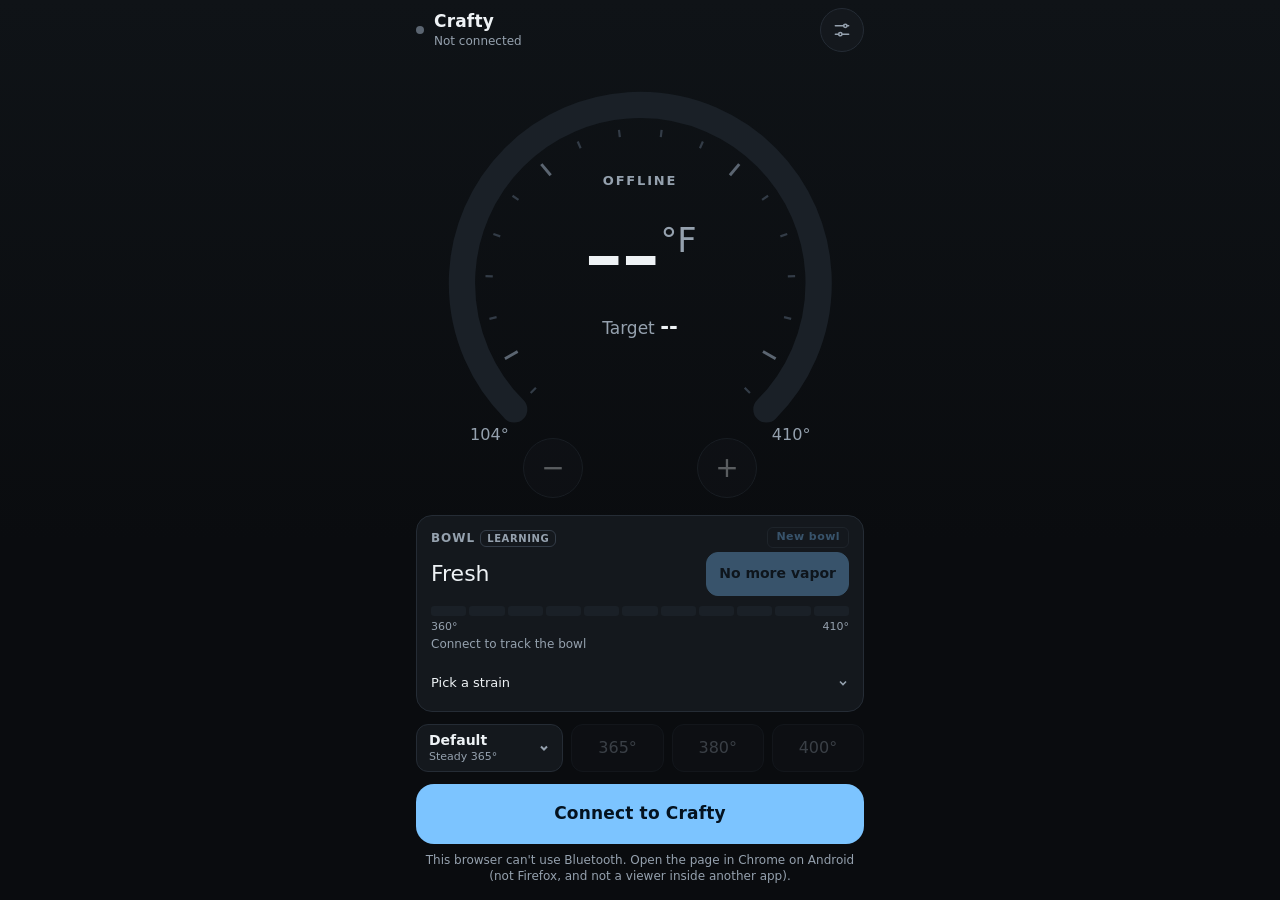
<file: crafty-r18.html>
<!doctype html>
<html lang="en">
<head>
<meta charset="utf-8">
<meta name="viewport" content="width=device-width,initial-scale=1,viewport-fit=cover,interactive-widget=resizes-content">
<meta name="theme-color" content="#0a0c0f">
<title>Crafty Remote</title>
<style>
/* Design system. One spacing scale (4/8/12/16/24), one type scale (12/13/15/17/20 + the big display number),
   44px minimum touch targets, system fonts (no web-font download, so the page draws instantly even offline).
   Performance rules: only transform/opacity animate; no SVG/CSS blur filters on anything that changes often;
   the script only touches the DOM when a value actually changed, at most once per frame. Dark only, by choice. */
:root{
  --bg:#0a0c0f; --bg-2:#0f1317; --surface:#14181d; --surface-2:#1a2027; --line:#252c35; --line-2:#333c47;
  --fg:#eef2f5; --muted:#95a1ae; --dim:#5b6571;
  --heat:#ff6a3d; --heat-2:#ffb547; --ready:#3ddc84; --super:#ff4d7d; --accent:#7cc4ff;
  --glow:transparent;
  --font:system-ui,-apple-system,"Segoe UI",Roboto,"Helvetica Neue",sans-serif;
  --r-lg:20px; --r-md:16px; --r-sm:12px; --hit:44px;
  color-scheme:dark;
}
*{box-sizing:border-box}
html,body{margin:0;height:100%;overflow:hidden;overscroll-behavior:none;background:var(--bg);color:var(--fg);font-family:var(--font);font-size:15px;line-height:1.35;-webkit-tap-highlight-color:transparent;-webkit-user-select:none;user-select:none}
body{position:fixed;inset:0;background:linear-gradient(180deg,var(--bg-2),var(--bg) 60%)}
[hidden]{display:none!important}
button{font:inherit;color:inherit;border:0;background:none;cursor:pointer;touch-action:manipulation;transition:transform .08s,background-color .15s,color .15s,border-color .15s,opacity .15s}
button:active:not(:disabled){transform:scale(.96)}
button:focus-visible,input:focus-visible,select:focus-visible,[role=slider]:focus-visible{outline:2px solid var(--accent);outline-offset:3px}
button:disabled{opacity:.35;cursor:default}
.num{font-variant-numeric:tabular-nums}

/* Ambient light behind the ring. Composited layer: only transform, opacity (and hue for Color cycle) animate. */
.orb{position:fixed;left:50%;top:38%;width:120vmin;height:120vmin;margin:-60vmin 0 0 -60vmin;border-radius:50%;pointer-events:none;z-index:0;will-change:transform,opacity;
  background:radial-gradient(closest-side,color-mix(in srgb,var(--glow) 36%,transparent),color-mix(in srgb,var(--glow) 10%,transparent) 55%,transparent);
  opacity:var(--orb,.5);transition:opacity .6s}
.l-breathe .orb{animation:breathe 7s ease-in-out infinite}
.l-breathe.heating .orb{animation-duration:2.8s}
.l-calm .orb{animation:breathe 11s ease-in-out infinite}
.l-cycle .orb{--glow:#ff5a8a!important;will-change:transform,opacity,filter;animation:cycle 18s linear infinite,breathe 6s ease-in-out infinite}
.l-minimal .orb{display:none}
@keyframes breathe{0%,100%{transform:scale(.88)}50%{transform:scale(1.04)}}
@keyframes cycle{to{filter:hue-rotate(360deg)}}

.app{position:relative;z-index:1;height:100dvh;display:flex;flex-direction:column;gap:12px;max-width:480px;margin:0 auto;
  padding:calc(env(safe-area-inset-top,0px) + 8px) max(16px,env(safe-area-inset-right,0px)) calc(env(safe-area-inset-bottom,0px) + 16px) max(16px,env(safe-area-inset-left,0px))}

/* Header: who you're connected to, battery, settings */
header{display:flex;align-items:center;justify-content:space-between;gap:12px;flex:none;min-height:var(--hit)}
.who{display:flex;align-items:center;gap:10px;min-width:0}
.dot{width:8px;height:8px;border-radius:50%;background:var(--dim);flex:none;transition:background-color .3s}
.dot.on{background:var(--ready)}
.dot.wait{background:var(--heat-2);animation:blink 1s ease-in-out infinite}
@keyframes blink{50%{opacity:.3}}
.who b{display:block;font-size:17px;font-weight:600;letter-spacing:.01em}
.who span{display:block;font-size:12px;color:var(--muted);white-space:nowrap;overflow:hidden;text-overflow:ellipsis}
.tools{display:flex;gap:8px;align-items:center;flex:none}
.chip{height:36px;display:inline-flex;align-items:center;gap:7px;padding:0 12px;border-radius:999px;background:var(--surface);border:1px solid var(--line);font-size:13px;color:var(--muted)}
.chip b{color:var(--fg);font-weight:600}
.iconbtn{width:var(--hit);height:var(--hit);border-radius:50%;display:grid;place-items:center;background:var(--surface);border:1px solid var(--line);color:var(--muted)}
.iconbtn svg{width:20px;height:20px;stroke:currentColor;fill:none;stroke-width:1.8;stroke-linecap:round;stroke-linejoin:round}
.batt{width:21px;height:11px;border:1.5px solid currentColor;border-radius:3px;position:relative}
.batt::after{content:"";position:absolute;right:-4px;top:2.5px;width:2px;height:3.5px;background:currentColor;border-radius:0 1px 1px 0}
.batt i{position:absolute;left:1px;top:1px;bottom:1px;width:0;border-radius:1px;background:var(--ready)}

/* The ring takes whatever height is left */
.stage{flex:1 1 auto;min-height:0;container-type:size;display:grid;place-items:center}
.ring{position:relative;width:min(100cqw,100cqh);aspect-ratio:1;touch-action:none;cursor:grab}
.ring.drag{cursor:grabbing}
.ring svg{position:absolute;inset:0;width:100%;height:100%;overflow:visible}
.scale{stroke:var(--line-2);stroke-width:1.5}
.scale.major{stroke:var(--dim);stroke-width:2}
.track{fill:none;stroke:var(--surface-2);stroke-width:18;stroke-linecap:round}
.fill{fill:none;stroke-width:18;stroke-linecap:round;transition:stroke-dashoffset .45s cubic-bezier(.3,.7,.3,1)}
.halo{fill:none;stroke-width:30;stroke-linecap:round;opacity:0;transition:stroke-dashoffset .45s cubic-bezier(.3,.7,.3,1),opacity .4s}
.ring.drag .fill,.ring.drag .halo{transition:none}
.knob{transition:transform .2s}
.ring.drag .knob{transition:none}
.knob circle.k{fill:var(--fg)}
.knob circle.h{fill:none;stroke:var(--fg);stroke-opacity:.18;stroke-width:10}
.ends{font-size:11px;fill:var(--muted);font-family:var(--font)}
.climb-bg{fill:none;stroke:var(--surface-2);stroke-width:3;stroke-linecap:round}
.climb-arc{fill:none;stroke:var(--heat-2);stroke-width:3;stroke-linecap:round;transition:stroke-dashoffset .5s}

.center{position:absolute;inset:0;display:flex;flex-direction:column;align-items:center;justify-content:center;text-align:center;pointer-events:none;padding-bottom:7%}
.state{font-size:clamp(11px,3.6cqmin,13px);font-weight:600;letter-spacing:.14em;text-transform:uppercase;color:var(--muted);transition:color .3s}
.state.heating{color:var(--heat)} .state.ready{color:var(--ready)}
.now{font-weight:200;font-size:clamp(52px,27cqmin,112px);line-height:1;letter-spacing:-.03em;margin:.06em 0 .05em}
.now sup{font-size:.3em;font-weight:500;vertical-align:1.15em;margin-left:3px;color:var(--muted);letter-spacing:0}
.tgt{font-size:clamp(13px,4.6cqmin,17px);color:var(--muted)}
.tgt b{font-weight:600;color:var(--fg);font-size:1.25em}
.ring.drag .tgt b{color:var(--accent)}
.eff{font-size:clamp(11px,3.6cqmin,13px);color:var(--heat-2);min-height:1.4em;margin-top:4px;max-width:70%}

/* − and + sit in the open bottom of the ring */
.nudge{position:absolute;left:0;right:0;bottom:1%;display:flex;justify-content:center;gap:26%;pointer-events:none}
.nudge button{pointer-events:auto;width:clamp(48px,16cqmin,60px);aspect-ratio:1;border-radius:50%;background:var(--surface);border:1px solid var(--line-2);font-size:clamp(22px,7cqmin,28px);font-weight:300;display:grid;place-items:center}
.nudge button:active:not(:disabled){background:var(--surface-2)}

/* Bowl meter and battery, stacked */
.strip{flex:none;display:grid;grid-template-columns:1fr;gap:8px}
.tile{min-width:0;padding:10px 14px 12px;border-radius:var(--r-md);background:var(--surface);border:1px solid var(--line);display:flex;flex-direction:column;gap:2px}
.tile .k{display:flex;align-items:center;justify-content:space-between;gap:6px;font-size:12px;font-weight:600;letter-spacing:.08em;text-transform:uppercase;color:var(--muted);min-height:24px}
.tile .v{font-size:22px;font-weight:500;line-height:1.15;white-space:nowrap}
.tile .v small{font-size:12px;font-weight:400;color:var(--muted);margin-left:4px}
.tile .s{font-size:12px;color:var(--muted);white-space:nowrap;overflow:hidden;text-overflow:ellipsis}
.badge{font-size:10px;font-weight:600;letter-spacing:.06em;padding:2px 6px;border-radius:6px;border:1px solid var(--line-2);color:var(--muted);text-transform:uppercase}
/* Small visual button with a full 44px tap area */
.tiny{position:relative;font-size:11px;font-weight:600;letter-spacing:.04em;text-transform:none;color:var(--accent);padding:2px 8px;border-radius:6px;border:1px solid var(--line-2)}
.tiny::after{content:"";position:absolute;left:50%;top:50%;width:max(100%,44px);height:44px;transform:translate(-50%,-50%)}
/* Bowl meter: one segment per temperature level. Spent levels go dim, the level you're at is outlined. */
.bmTop{display:flex;align-items:center;justify-content:space-between;gap:8px;flex-wrap:wrap}
.bmBtns{display:flex;gap:6px;flex:none}
.bmBtns .btn{padding:0 12px}
.bands{display:grid;grid-template-columns:repeat(11,1fr);gap:3px;margin-top:8px}
.bands i{position:relative;height:10px;border-radius:3px;background:var(--surface-2);overflow:hidden}
.bands i::after{content:"";position:absolute;inset:0;transform-origin:left center;transform:scaleX(var(--f,0));background:var(--heat-2);transition:transform .6s}
.bands i.done::after{background:var(--dim)}
.bands i.cur{outline:1.5px solid var(--fg);outline-offset:1px}
.strLine{display:flex;align-items:center;gap:8px;min-height:var(--hit);margin:6px -6px -6px;padding:0 6px;border-radius:var(--r-sm);font-size:13px;color:var(--fg);text-align:left}
.strLine span{flex:1;min-width:0;white-space:nowrap;overflow:hidden;text-overflow:ellipsis}
.strLine svg{width:12px;height:12px;flex:none;fill:none;stroke:var(--muted);stroke-width:1.6}
.thumb{width:32px;height:32px;border-radius:8px;object-fit:cover;flex:none;background:var(--surface-2)}
.prow .pick .thumb{width:40px;height:40px}
.form textarea{padding:10px 12px;min-height:88px;resize:vertical;line-height:1.4}
.form .note{grid-column:1/-1;padding:0}
.photo img{display:block;width:100%;max-height:260px;object-fit:cover;border-radius:12px}
.bandsLbl{display:flex;justify-content:space-between;font-size:11px;color:var(--muted);margin-top:2px}

/* Profile + quick temps */
.quick{flex:none;display:grid;grid-template-columns:1.6fr 1fr 1fr 1fr;gap:8px}
#presets{display:contents}
.qbtn{min-height:48px;border-radius:var(--r-sm);background:var(--surface);border:1px solid var(--line);font-size:16px;font-weight:500;color:var(--muted)}
.qbtn.on{color:var(--fg);border-color:var(--accent);background:color-mix(in srgb,var(--accent) 14%,var(--surface))}
.prof{display:flex;align-items:center;justify-content:space-between;gap:6px;padding:0 12px;color:var(--fg);min-width:0;text-align:left}
.prof span{min-width:0;overflow:hidden}
.prof b,.prof small{display:block;white-space:nowrap;overflow:hidden;text-overflow:ellipsis}
.prof b{font-size:14px;font-weight:600}
.prof small{font-size:11px;color:var(--muted);font-weight:400}
.prof svg{width:12px;height:12px;flex:none;stroke:var(--muted);fill:none;stroke-width:2}
.prof.climb{border-color:color-mix(in srgb,var(--heat-2) 55%,var(--line))}
.prof.climb small{color:var(--heat-2)}

.main{flex:none;min-height:60px;border-radius:18px;font-size:17px;font-weight:600;letter-spacing:.01em;display:flex;align-items:center;justify-content:center;gap:10px}
.mainrow{flex:none;display:flex;gap:8px}
.mainrow .main{flex:1;min-width:0}
.main.connect{background:var(--accent);color:#04121f}
.main.on{background:linear-gradient(135deg,var(--heat-2),var(--heat));color:#1d0a03}
.main.off{background:var(--surface-2);border:1px solid var(--line-2)}
.main .spin{width:16px;height:16px;border-radius:50%;border:2px solid currentColor;border-right-color:transparent;animation:spin .7s linear infinite}
@keyframes spin{to{transform:rotate(360deg)}}
.hint{flex:none;margin:-4px 8px 0;text-align:center;font-size:12px;color:var(--muted)}
.btn[aria-disabled=true]{opacity:.4}
/* Offline the battery estimate has nothing to show, so it steps aside. The Bowl tile stays: strains are picked and added before connecting. */
.app.offline .strip .tile:not(#bowlTile){display:none}

/* Toasts sit above the sheets so an Undo is always reachable. Tap one to dismiss it. */
.toast{position:fixed;left:max(16px,env(safe-area-inset-left,0px));right:max(16px,env(safe-area-inset-right,0px));bottom:calc(env(safe-area-inset-bottom,0px) + 92px);max-width:448px;margin:0 auto;display:flex;align-items:center;gap:10px;font-size:14px;line-height:1.45;color:var(--fg);background:#1f262f;border:1px solid var(--line-2);border-radius:14px;padding:10px 12px;box-shadow:0 10px 30px rgba(0,0,0,.5);z-index:12;animation:pop .18s ease-out}
@keyframes pop{from{opacity:0;transform:translateY(8px)}}
.toast.err{color:#ffd8cd;background:#2a1712;border-color:#5a2c20}
.toast span{flex:1;min-width:0}
.toast .tact{flex:none;font-weight:600;min-height:var(--hit);padding:0 14px;border-radius:10px;background:var(--surface-2);border:1px solid var(--line-2);color:var(--accent)}

/* Sheets slide up from the bottom. Close with Done, a tap outside, a swipe down, or the phone's Back button. */
.scrim{position:fixed;inset:0;background:rgba(0,0,0,.55);opacity:0;pointer-events:none;transition:opacity .25s;z-index:8}
.sheet{position:fixed;left:0;right:0;bottom:0;max-width:480px;margin:0 auto;z-index:9;background:var(--surface);border:1px solid var(--line);border-bottom:0;border-radius:24px 24px 0 0;
  padding:6px max(16px,env(safe-area-inset-right,0px)) calc(env(safe-area-inset-bottom,0px) + 16px) max(16px,env(safe-area-inset-left,0px));
  transform:translateY(105%);transition:transform .28s cubic-bezier(.3,.7,.3,1);will-change:transform;display:flex;flex-direction:column;max-height:88dvh}
.sheet.dragging{transition:none}
.open .scrim{opacity:1;pointer-events:auto}
.open .sheet{transform:none}
.shead{flex:none;touch-action:none;padding-bottom:8px}
.grab{width:40px;height:4px;border-radius:2px;background:var(--line-2);margin:4px auto 8px}
.shead .bar2{display:flex;align-items:center;justify-content:space-between;gap:12px}
.shead h2{margin:0;font-size:20px;font-weight:600}
.shead h2 .ver{font-size:12px;font-weight:500;color:var(--muted);margin-left:6px;letter-spacing:.02em}
.scroll{overflow-y:auto;scrollbar-width:none;display:flex;flex-direction:column;gap:6px;padding-bottom:4px;overscroll-behavior:contain}
.scroll::-webkit-scrollbar{display:none}
/* A scrolling column must never squeeze its contents: a box with overflow:hidden (like .group) would otherwise
   shrink to just its border when the sheet is shorter than its content. Everything inside keeps its full height and the column scrolls. */
.scroll>*{flex-shrink:0}
.glabel{font-size:12px;font-weight:600;letter-spacing:.08em;text-transform:uppercase;color:var(--muted);margin:12px 4px 2px}
.glabel:first-child{margin-top:2px}
.group{background:var(--surface-2);border:1px solid var(--line);border-radius:var(--r-md);overflow:hidden}
.row{min-height:56px;padding:10px 14px;display:flex;align-items:center;justify-content:space-between;gap:12px;border-top:1px solid var(--line)}
.group>.row:first-child,.group>.row[hidden]+.row{border-top:0}
.row>div{min-width:0}
.row b{display:block;font-weight:500}
.row small{display:block;font-size:12px;color:var(--muted);margin-top:2px}
.row.stack{flex-direction:column;align-items:stretch}
.val{font-weight:600;white-space:nowrap}
.btn{min-height:var(--hit);padding:0 16px;border-radius:var(--r-sm);background:var(--surface);border:1px solid var(--line-2);font-size:14px;font-weight:500;white-space:nowrap}
.btn.primary{background:var(--accent);color:#04121f;border-color:var(--accent);font-weight:600}
.btn.danger{color:#ff9b86}
.btn.wide{width:100%}
.note{font-size:12px;color:var(--muted);line-height:1.5;padding:0 4px}
.note b{color:var(--fg);font-weight:600}
.warn{font-size:13px;line-height:1.45;color:#ffd8cd;background:#2a1712;border:1px solid #5a2c20;border-radius:var(--r-sm);padding:10px 12px}
input[type=range]{width:100%;height:var(--hit);accent-color:var(--accent);margin:0}
/* On/off switch */
.switch{position:relative;flex:none;width:52px;height:32px;border-radius:16px;background:var(--line-2);transition:background-color .2s}
.switch::before{content:"";position:absolute;inset:-6px -4px}
.switch::after{content:"";position:absolute;top:3px;left:3px;width:26px;height:26px;border-radius:50%;background:var(--fg);transition:transform .2s}
.switch[aria-checked=true]{background:var(--accent)}
.switch[aria-checked=true]::after{transform:translateX(20px)}
.switch:active:not(:disabled){transform:none}
/* Segmented choice */
.seg{display:grid;grid-auto-flow:column;grid-auto-columns:1fr;gap:4px;padding:3px;border-radius:var(--r-sm);background:var(--surface);border:1px solid var(--line)}
.seg button{min-height:var(--hit);padding:0 10px;border-radius:9px;font-size:14px;color:var(--muted)}
.seg button.on{background:var(--surface-2);color:var(--fg);box-shadow:0 0 0 1px var(--line-2)}
.stepper{display:flex;align-items:center;gap:2px;background:var(--surface);border:1px solid var(--line);border-radius:var(--r-sm);padding:2px;flex:none}
.stepper button{width:var(--hit);height:40px;border-radius:9px;font-size:20px}
.stepper output{min-width:48px;text-align:center;font-size:16px;font-weight:500}
.chips{display:grid;grid-template-columns:repeat(3,1fr);gap:6px;padding:10px 14px 12px}
.chips.two{grid-template-columns:1fr 1fr}
.chips button{min-height:var(--hit);padding:4px 6px;border-radius:var(--r-sm);background:var(--surface);border:1px solid var(--line);font-size:13px;color:var(--muted);line-height:1.2}
.chips button.on{border-color:var(--accent);color:var(--fg);background:color-mix(in srgb,var(--accent) 12%,var(--surface))}
/* History */
.life{display:grid;grid-template-columns:1fr 1fr;gap:8px}
.life div{padding:10px 12px;border-radius:var(--r-sm);background:var(--surface-2);border:1px solid var(--line);font-size:12px;color:var(--muted)}
.life b{display:block;font-size:18px;font-weight:500;color:var(--fg)}
.hrow{padding:10px 12px;border-radius:var(--r-sm);background:var(--surface-2);border:1px solid var(--line)}
.hrow b{font-weight:500;font-size:14px}
.hrow div{font-size:12px;color:var(--muted);margin-top:2px}
/* Profiles */
.prow{display:flex;align-items:center;gap:8px;padding:6px 8px 6px 14px;min-height:60px;border-top:1px solid var(--line)}
.prow:first-child{border-top:0}
.prow.on{background:color-mix(in srgb,var(--accent) 10%,transparent)}
.prow .pick{flex:1;min-width:0;text-align:left;min-height:var(--hit);display:flex;align-items:center;gap:10px}
.prow .pick i{width:18px;height:18px;border-radius:50%;border:2px solid var(--line-2);flex:none}
.prow.on .pick i{border:5px solid var(--accent)}
.prow .pick b{display:block;font-weight:500;white-space:nowrap;overflow:hidden;text-overflow:ellipsis}
.prow .pick small{display:block;font-size:12px;color:var(--muted)}
.form{display:grid;grid-template-columns:1fr 1fr;gap:12px;padding:12px 14px 14px}
.form label{display:flex;flex-direction:column;gap:5px;font-size:12px;color:var(--muted);min-width:0}
.form .wide{grid-column:1/-1}
.form .endbtn{align-self:end}
.form input,.form select,.form textarea{font:inherit;font-size:16px;color:var(--fg);background:var(--surface);border:1px solid var(--line-2);border-radius:10px;padding:0 12px;min-height:var(--hit);width:100%;-webkit-user-select:text;user-select:text}
.form input:disabled{opacity:.45}
.form .hintline{grid-column:1/-1;font-size:12px;color:var(--heat-2);min-height:1.2em;margin-top:-4px}
.btns{display:flex;gap:8px;grid-column:1/-1}
.btns .btn{flex:1}

@media (max-height:640px){ .tile .s{display:none} .hint{display:none} .quick .qbtn{min-height:44px} .main{min-height:54px} }
/* Phone turned sideways: ring on the left, controls on the right, still one screen */
@media (orientation:landscape) and (max-height:560px){
  .app{max-width:920px;display:grid;grid-template-columns:minmax(0,1fr) minmax(0,1.1fr);grid-template-rows:auto 1fr auto auto auto;column-gap:20px}
  header{grid-column:1/-1}
  .stage{grid-column:1;grid-row:2/6}
  .strip{grid-column:2;grid-row:2;align-self:end}
  .quick{grid-column:2;grid-row:3}
  .mainrow{grid-column:2;grid-row:4}
  .hint{grid-column:2;grid-row:5}
  .sheet{max-height:94dvh}
}
@media (prefers-reduced-motion:reduce){*,*::before,*::after{transition:none!important;animation:none!important}}

/* r17: credit links in notes stay readable on the dark background */
.note a { color: inherit; text-decoration: underline; }
</style>
</head>
<body class="l-breathe">
<div class="orb" id="orb" aria-hidden="true"></div>
<div class="app offline" id="app">
  <header>
    <div class="who"><i class="dot" id="dot"></i><div><b id="devTitle">Crafty</b><span id="devName">Not connected</span></div></div>
    <div class="tools">
      <span class="chip num" id="battChip" hidden><span class="batt"><i id="battFill"></i></span><b id="battPct">--</b></span>
      <button class="iconbtn" id="gearBtn" aria-label="Settings"><svg viewBox="0 0 24 24"><path d="M4 7h10M18 7h2M4 17h4M12 17h8"/><circle cx="16" cy="7" r="2"/><circle cx="10" cy="17" r="2"/></svg></button>
    </div>
  </header>

  <section class="stage">
    <div class="ring" id="ring" role="slider" tabindex="0" aria-label="Target temperature" aria-valuemin="40" aria-valuemax="210">
      <svg viewBox="0 0 300 300" aria-hidden="true">
        <defs>
          <linearGradient id="gHeat" x1="0" y1="1" x2="1" y2="0"><stop offset="0" stop-color="#ffb547"/><stop offset="1" stop-color="#ff5a36"/></linearGradient>
          <linearGradient id="gReady" x1="0" y1="1" x2="1" y2="0"><stop offset="0" stop-color="#7cf0b0"/><stop offset="1" stop-color="#2fd07a"/></linearGradient>
          <linearGradient id="gIdle" x1="0" y1="1" x2="1" y2="0"><stop offset="0" stop-color="#5a6470"/><stop offset="1" stop-color="#8b96a3"/></linearGradient>
        </defs>
        <g id="scale"></g>
        <path class="track" id="track"/>
        <path class="halo" id="halo"/>
        <path class="fill" id="fill"/>
        <path class="climb-bg" id="climbBg" opacity="0"/>
        <path class="climb-arc" id="climbArc" opacity="0"/>
        <text class="ends" id="endLo" text-anchor="middle"></text>
        <text class="ends" id="endHi" text-anchor="middle"></text>
        <g class="knob" id="knob" opacity="0"><circle class="h" r="15"/><circle class="k" r="10"/></g>
      </svg>
      <div class="center">
        <div class="state" id="state">Offline</div>
        <div class="now num"><span id="nowNum">--</span><sup id="nowUnit">°F</sup></div>
        <div class="tgt num">Target <b id="target">--</b></div>
        <div class="eff" id="eff"></div>
      </div>
      <div class="nudge">
        <button id="minus" aria-label="Lower target" disabled>−</button>
        <button id="plus" aria-label="Raise target" disabled>+</button>
      </div>
    </div>
  </section>

  <div class="strip" id="strip">
    <div class="tile" id="bowlTile">
      <div class="k"><span>Bowl <span class="badge" id="bmConf">learning</span></span><button class="tiny" id="bmNew" disabled aria-label="Start a new bowl">New bowl</button></div>
      <div class="bmTop"><div class="v num" id="bmMain">Fresh</div><div class="bmBtns"><button class="btn" id="bmStill" hidden>Still vapor</button><button class="btn primary" id="bmSpent" disabled>No more vapor</button></div></div>
      <div class="bands" id="bmBands" aria-hidden="true"></div>
      <div class="bandsLbl num" aria-hidden="true"><span id="bmLo">360°</span><span id="bmHi">410°</span></div>
      <div class="s" id="bmSub" aria-live="polite">Connect to track the bowl</div>
      <button class="strLine" id="strBtn" aria-label="Strain in the bowl"><img class="thumb" id="strThumb" alt="" hidden><span id="strName">Pick a strain</span><svg viewBox="0 0 12 12" aria-hidden="true"><path d="M3 4.5 6 7.5 9 4.5"/></svg></button>
    </div>
    <div class="tile">
      <div class="k">Battery <span class="badge" id="fcConf" hidden>estimate</span></div>
      <div class="v num" id="fcMain">--</div>
      <div class="s" id="fcSub">Connect to estimate</div>
    </div>
  </div>

  <div class="quick">
    <button class="qbtn prof" id="profBtn" aria-label="Profiles and terpenes"><span><b id="profName">Default</b><small id="profSub">Steady</small></span><svg viewBox="0 0 12 12"><path d="M3 4.5 6 7.5 9 4.5"/></svg></button>
    <div id="presets"></div>
  </div>

  <div class="mainrow">
    <button class="main connect" id="mainBtn"><i class="spin" id="mainSpin" hidden></i><span id="mainTxt">Connect to Crafty</span></button>
  </div>
  <p class="hint" id="hint">Press the Crafty's button once to wake it, then tap Connect.</p>
</div>

<div class="toast" id="toast" role="status" hidden></div>

<div id="sheetWrap">
  <div class="scrim" id="scrim"></div>
  <div class="sheet" id="sheet" role="dialog" aria-label="Settings">
    <div class="shead"><div class="grab"></div><div class="bar2"><h2>Settings <small class="ver" id="verTag"></small></h2><button class="btn" id="setDone">Done</button></div></div>
    <div class="scroll">
      <div class="warn" id="storeNote" hidden></div>

      <div class="glabel" role="heading" aria-level="2">Your Crafty</div>
      <div class="group">
        <div class="row"><div><b id="fwTitle">Not connected</b><small id="fwInfo">Connect to see details</small></div><button class="btn" id="discBtn" disabled>Disconnect</button></div>
        <div class="row"><div><b>Boost amount</b><small>Added on top when you start boost with the Crafty's button</small></div>
          <div class="stepper"><button id="bMinus" aria-label="Less boost" disabled>−</button><output class="num" id="boostVal">--</output><button id="bPlus" aria-label="More boost" disabled>+</button></div></div>
        <div class="row stack"><div class="bar2" style="display:flex;justify-content:space-between"><b>LED brightness</b><span class="val num" id="ledVal">--</span></div>
          <input type="range" id="led" min="0" max="100" step="5" aria-label="LED brightness" disabled></div>
        <div class="row"><div><b>Find my Crafty</b><small>Buzzes and blinks for about 30 seconds</small></div><button class="btn" id="findBtn" disabled>Find</button></div>
      </div>

      <div class="glabel" role="heading" aria-level="2">Display</div>
      <div class="group">
        <div class="row"><b>Temperature in</b><div class="seg" style="width:140px"><button id="unitF">°F</button><button id="unitC">°C</button></div></div>
        <div class="row" style="padding-bottom:0;min-height:44px"><div><b>Screen lighting</b><small>The glow behind the dial. The Crafty's own light only takes a brightness.</small></div></div>
        <div class="chips" id="lights"></div>
      </div>

      <div class="glabel" role="heading" aria-level="2">Diagnostics</div>
      <div class="group">
        <div class="row"><div><b>Record raw data</b><small>Saves every reading from the Crafty, to share if something misbehaves</small></div><button class="switch" id="recBtn" role="switch" aria-checked="false" aria-label="Record raw data"></button></div>
        <div class="row" id="recRow" hidden><div><b id="recTitle">Recording</b><small id="recInfo">0 readings</small></div><div style="display:flex;gap:8px"><button class="btn" id="recClear">Clear</button><button class="btn primary" id="recShare">Share</button></div></div>
      </div>

      <div class="glabel" role="heading" aria-level="2">Stats</div>
      <div class="group">
        <div class="row"><div><b>History</b><small>Your sessions and the Crafty's lifetime heater time</small></div><button class="btn" id="histBtn">Open</button></div>
        <div class="row"><div><b>Battery health</b><small id="healthSub">Learning</small></div><span class="val num" id="healthVal">--</span></div>
        <div class="row"><div><b>Reset learning</b><small>Forget what the battery estimate, your usual session length and the bowl meter (yours and each strain's) have learned</small></div><button class="btn danger" id="resetFc">Reset</button></div>
      </div>

      <div class="glabel" role="heading" aria-level="2">Help</div>
      <p class="note"><b>Trouble connecting?</b> Use Chrome on Android with Bluetooth on (and Location, on Android 11 or older). Press the Crafty's button once to wake it, and close the S&amp;B web app or any other phone connected to it.</p>
      <p class="note">Drag the ring or tap − and + to set the temperature. The page keeps to the Crafty's own 40–210 °C range. Boost and superboost can only be started with the button on the Crafty. Battery figures are estimates that learn from how you use it.</p>
      <p class="note"><b>Strains.</b> Tap the strain line on the Bowl tile to pick what's in the bowl. Each strain keeps its own batches, each with a THC %, a date and a photo, and learns its own pace from your taps, starting from your overall pace. Adding a strain by name fills in its effects, terpenes and flavors from the page's built-in strain list, which you can edit. Strains and photos stay on this phone, and nothing is sent anywhere.</p>
      <p class="note"><b>Strain list credits.</b> The built-in strain list is made from the <a href="https://github.com/Shannon-Goddard/ci-strains-pro" target="_blank" rel="noopener noreferrer">Cannabis Intelligence Database</a> by Shannon Goddard (<a href="https://creativecommons.org/licenses/by/4.0/" target="_blank" rel="noopener noreferrer">CC BY 4.0</a>) and the <a href="https://github.com/kushyapp/cannabis-dataset" target="_blank" rel="noopener noreferrer">Kushy Cannabis Dataset</a> (MIT, © Kushy), cut down to a fixed set of words and merged across listings. Side effects are left out. It can be wrong.</p>
      <p class="note"><b>Bowl meter.</b> Each segment is a temperature level, 360° to 410°. Time at temperature fills the level you're at and every level below it, faster when it's hotter, so a bowl that's spent at 365° still gives vapor at 390°. The Crafty doesn't report your draws, so this is an estimate: tap <b>No more vapor</b> when a level runs out (or <b>Still vapor</b> when it hasn't) and the meter corrects this bowl and learns your pace.</p>
      <p class="note" id="verNote"></p>
    </div>
  </div>
</div>

<div id="histWrap">
  <div class="scrim" id="histScrim"></div>
  <div class="sheet" id="histSheet" role="dialog" aria-label="History">
    <div class="shead"><div class="grab"></div><div class="bar2"><h2>History</h2><button class="btn" id="histClose">Done</button></div></div>
    <div class="scroll">
      <div class="life" id="life"></div>
      <div class="glabel" role="heading" aria-level="2">Sessions</div>
      <div style="display:flex;flex-direction:column;gap:6px" id="histList"></div>
      <div class="row" style="border:0;padding:8px 4px"><span class="note" style="padding:0">Kept on this phone only. Battery use is an estimate.</span><button class="btn danger" id="histClear">Clear</button></div>
    </div>
  </div>
</div>

<div id="profWrap">
  <div class="scrim" id="profScrim"></div>
  <div class="sheet" id="profSheet" role="dialog" aria-label="Profiles">
    <div class="shead"><div class="grab"></div><div class="bar2"><h2 id="profTitle">Profiles</h2><button class="btn" id="profDone">Done</button></div></div>
    <div class="scroll">
      <div id="profListView">
        <div class="glabel" role="heading" aria-level="2">Profiles</div>
        <div class="group" id="profList"></div>
        <button class="btn wide" id="profNew" style="margin-top:8px">New profile</button>
        <p class="note" style="margin-top:8px">A Follow the bowl profile starts low and steps up one level (5°F) each time the bowl meter says the level you're at is spent, so you get flavor first and the rest later. Tap <b>Not yet</b> on a step to go back down. Setting the temperature yourself pauses it.</p>
        <div class="glabel" role="heading" aria-level="2">Aim for a terpene</div>
        <div class="group"><div class="chips two" id="terps"></div></div>
        <p class="note" id="terpNote">Sets the temperature near where that terpene boils. Flower always gives off a mix, so this leans the flavor, it doesn't isolate one.</p>
      </div>
      <div id="profEditView" hidden>
        <div class="group">
          <div class="form">
            <label class="wide">Name<input id="pfName" maxlength="24" autocomplete="off" enterkeyhint="done"></label>
            <div class="seg wide"><button id="pfSteady" type="button">Steady</button><button id="pfClimb" type="button">Follow the bowl</button></div>
            <label class="wide">Start from a terpene<select id="pfTerp"></select></label>
            <label>Start temp <span class="pfU"></span><input id="pfBase" type="number" inputmode="numeric"></label>
            <label class="climbOnly">Top temp <span class="pfU"></span><input id="pfMax" type="number" inputmode="numeric"></label>
            <div class="hintline climbOnly" id="pfHint"></div>
            <label class="wide">Screen lighting<select id="pfLight"></select></label>
            <div class="btns"><button class="btn danger" id="pfDel" type="button">Delete</button><button class="btn" id="pfCancel" type="button">Cancel</button><button class="btn primary" id="pfSave" type="button">Save</button></div>
          </div>
        </div>
      </div>
    </div>
  </div>
</div>

<div id="strWrap">
  <div class="scrim" id="strScrim"></div>
  <div class="sheet" id="strSheet" role="dialog" aria-label="Strains">
    <div class="shead"><div class="grab"></div><div class="bar2"><h2 id="strTitle">Strains</h2><button class="btn" id="strDone">Done</button></div></div>
    <div class="scroll">
      <div id="strListView">
        <div class="glabel" role="heading" aria-level="2">In the bowl</div>
        <div class="group" id="strList"></div>
        <div class="group">
          <div class="form">
            <label class="wide">Add a strain<input id="strNewName" maxlength="40" autocomplete="off" enterkeyhint="next" placeholder="Strain name"></label>
            <label>THC % (optional)<input id="strNewThc" type="text" inputmode="decimal" autocomplete="off" enterkeyhint="done" placeholder="22.5"></label>
            <button class="btn primary endbtn" id="strAdd" type="button">Add strain</button>
          </div>
        </div>
        <p class="note" style="margin-top:8px">Adding one fills in its effects, terpenes and flavors from the page's built-in strain list, if it's there. Nothing is sent. Strains, batches and photos stay on this phone.</p>
        <div class="glabel" role="heading" aria-level="2">Add several at once</div>
        <div class="group">
          <div class="form">
            <label class="wide">One per line: name|THC %|date|effects|flavors|terpenes<textarea id="strPaste" rows="3" autocomplete="off" spellcheck="false" placeholder="Blue Dream|21|2026-11-25|Relaxed, happy|Berry, sweet|Myrcene, pinene"></textarea></label>
            <p class="note">Only the name is needed. Leave a part empty to skip it, like Blue Dream|21||Relaxed. Effects, flavors and terpenes are comma-separated and only fill boxes that are empty.</p>
            <button class="btn wide" id="strPasteAdd" type="button">Add these</button>
          </div>
        </div>
      </div>
      <div id="strView" hidden>
        <div class="group">
          <div class="form">
            <label class="wide">Name<input id="stName" maxlength="40" autocomplete="off" enterkeyhint="done"></label>
            <label class="wide"><span id="stThcLabel">THC %</span><input id="stThc" type="text" inputmode="decimal" autocomplete="off" enterkeyhint="done" placeholder="22.5"></label>
            <button class="btn wide" id="stLook" type="button">Fill in from strain list</button>
            <div class="hintline" id="stLookNote" aria-live="polite"></div>
            <label class="wide">Effects<input id="stEff" autocomplete="off" placeholder="Relaxed, happy"></label>
            <label class="wide">Terpenes<input id="stTerps" autocomplete="off" placeholder="Myrcene, limonene"></label>
            <div class="hintline" id="stTerpHint"></div>
            <label class="wide">Flavors<input id="stFlav" autocomplete="off" placeholder="Citrus, earthy"></label>
            <p class="note wide" id="stSrc" hidden></p>
            <div class="btns"><button class="btn danger" id="stDel" type="button">Delete</button><button class="btn" id="stBack" type="button">Back</button><button class="btn primary" id="stSave" type="button">Save</button></div>
          </div>
        </div>
        <div class="glabel" role="heading" aria-level="2">Batches</div>
        <div class="group" id="stBatches"></div>
        <button class="btn wide" id="stAddBatch" style="margin-top:8px">Add batch</button>
        <p class="note" style="margin-top:8px">A new bag of the same strain is a new batch. It starts from the strain's learned pace and learns its own from there.</p>
      </div>
      <div id="batView" hidden>
        <div class="group">
          <div class="form">
            <label class="wide">Batch name<input id="btLabel" maxlength="24" autocomplete="off" enterkeyhint="done"></label>
            <label>THC %<input id="btThc" type="text" inputmode="decimal" autocomplete="off" placeholder="22.5"></label>
            <label>Date<input id="btDate" type="date"></label>
            <div class="photo wide"><img id="btImg" alt="Photo of this batch" hidden><div class="hintline" id="btPhotoNote" aria-live="polite"></div></div>
            <div class="btns"><button class="btn" id="btPhotoDel" type="button" hidden>Remove photo</button><button class="btn" id="btPhotoAdd" type="button">Add photo</button></div>
            <input id="btFile" type="file" accept="image/*" hidden>
            <div class="btns"><button class="btn danger" id="btDel" type="button">Delete</button><button class="btn" id="btBack" type="button">Back</button><button class="btn primary" id="btSave" type="button">Save</button></div>
          </div>
        </div>
        <p class="note" style="margin-top:8px">The photo is shrunk and kept on this phone only. It's never sent anywhere.</p>
      </div>
    </div>
  </div>
</div>
<script>
"use strict";
const VERSION = "2026-11-25 r18"; // bump on every build; tests/layout.test.js fails if the page changes without it
// ---- Protocol (from the open-source reactive-volcano-app, storzandbickel-ble and gocrafty projects) ----
const SUFFIX = "-4c45-4b43-4942-265a524f5453";
const U = h => h.padStart(8, "0") + SUFFIX;
const SVC = { s1: U("1"), s2: U("2"), s3: U("3") };
const CH = {
  current:   ["s1", U("11")], // °C x10 (0.1 °C steps), notify
  target:    ["s1", U("21")], // °C x10, read/write (°F x10 when the Crafty is set to °F)
  boost:     ["s1", U("31")], // boost offset °C x10, read/write
  battery:   ["s1", U("41")], // %, notify
  led:       ["s1", U("51")], // 0-100
  heaterOn:  ["s1", U("81")], // write 0x0000
  heaterOff: ["s1", U("91")], // write 0x0000
  firmware:  ["s2", U("32")], // text, e.g. "V03.10"
  serial:    ["s2", U("52")], // text, first 8 chars
  project:   ["s3", U("93")], // bit4 heater, bit5 boost, bit6 superboost, bit8 at temperature
  status2:   ["s3", U("1c3")], // bit2 setpoint reached (pulses ~2 s), bit3 find device
  power:     ["s3", U("83")],  // bit0 charger connected
  useHours:  ["s3", U("23")],  // lifetime heater use, whole hours
  useMins:   ["s3", U("1e3")]  // ...plus minutes (firmware 2.51 and newer)
};
// Undocumented diagnostics seen on older firmware (forum reverse-engineering): battery and heater voltage, battery
// current, raw sensor temperatures. Only read while "Record raw data" is on, so a recording shows what the Crafty reports.
const DIAG = ["63", "73", "b3", "c3", "d3", "e3", "f3", "103", "113", "71"];
const LIM = { MIN: 40, MAX: 210, BOOST_MAX: 30 };
// Timing for connecting and for getting the Crafty back after a dropout. Kept in one object so it's easy to tune.
const CFG = { connectTimeout: 12000, opTimeout: 6000, retryDelays: [1000, 2000, 4000, 8000, 15000, 30000, 30000], resumeWindow: 5 * 60000 };
const BIT = { HEATER: 1 << 4, BOOST: 1 << 5, SUPER: 1 << 6, ATTEMP: 1 << 8, READY: 1 << 2, FIND: 1 << 3 };

const clamp = (v, a, b) => Math.max(a, Math.min(b, v));
const u16 = dv => !dv || dv.byteLength === 0 ? 0 : dv.byteLength === 1 ? dv.getUint8(0) : dv.getUint16(0, true);
const enc16 = v => { const b = new ArrayBuffer(2); new DataView(b).setUint16(0, Math.round(v) & 0xffff, true); return b; };
const text = dv => new TextDecoder().decode(new Uint8Array(dv.buffer, dv.byteOffset, dv.byteLength)).replace(/\0+$/, "").trim();
const hex = dv => !dv || !dv.byteLength ? "" : Array.from(new Uint8Array(dv.buffer, dv.byteOffset, dv.byteLength), x => x.toString(16).padStart(2, "0")).join(" ");
const shortId = uuid => String(uuid).slice(0, 8).replace(/^0+/, "");
const nowMs = () => Date.now();

// ---- Saved data ----
// Everything is kept in this browser's localStorage. Every read is checked and falls back to a safe default,
// so cleared, blocked, full or damaged storage can never stop the page from working.
// SCHEMA goes up whenever a saved shape changes; a page older than the saved data won't overwrite it.
// 2: pulls measured relative to your usual pull; climb profiles step by % of the bowl.
// 3 (r13): pull counting and the bowl estimate removed. Climb profiles step every few minutes at temperature.
const SCHEMA = 3;
const KEY = { unit: "crafty-unit", model: "crafty-model-v2", bowl: "crafty-bowl" /* the live session and climb clock; the name is older than the change */, prof: "crafty-profiles", light: "crafty-light", hist: "crafty-history", schema: "crafty-schema", meter: "crafty-meter" /* bowl meter pace, r14 */, strains: "crafty-strains" /* strains, batches and their paces, r15 */ };
const store = {
  ok: true, readOnly: false, damaged: [], full: false,
  raw(k) { try { return localStorage.getItem(k); } catch (e) { store.ok = false; return null; } },
  // Parsed JSON, or null when missing. Damaged data is set aside under "<key>-damaged" (not thrown away) and reported.
  json(k) {
    const s = store.raw(k); if (s == null) return null;
    try { return JSON.parse(s); } catch (e) {
      store.damaged.push(k);
      try { localStorage.setItem(k + "-damaged", s); localStorage.removeItem(k); } catch (x) {}
      return null;
    }
  },
  set(k, v, onFull) {
    if (!store.ok || store.readOnly) return false;
    try { localStorage.setItem(k, typeof v === "string" ? v : JSON.stringify(v)); return true; }
    catch (e) {
      if (/quota/i.test(e && (e.name + e.message)) && onFull && onFull()) return store.set(k, v); // make room, try once more
      if (!store.full) { store.full = true; toast("This phone's storage for the page is full, so recent changes aren't being saved.", 0, null, "err"); }
      return false;
    }
  }
};
(function checkSchema() {
  const v = parseInt(store.raw(KEY.schema), 10);
  if (v > SCHEMA) store.readOnly = true; // saved by a newer version of this page: read it, don't overwrite it
  else if (v !== SCHEMA && store.ok) { try { localStorage.setItem(KEY.schema, String(SCHEMA)); } catch (e) { store.ok = false; } }
})();
// Pull counting was removed in r13: soft and medium pulls don't show in anything the Crafty reports over Bluetooth.
// What older pages saved for it (detector settings, labeled sessions) is removed quietly, so nothing stale lingers.
const GONE = ["crafty-pd", "crafty-label", "crafty-label-rows", "crafty-label-done", "crafty-label-temp"];
(function dropPullData() {
  if (!store.ok || store.readOnly) return;
  for (const k of GONE) for (const x of [k, k + "-damaged"]) { try { localStorage.removeItem(x); } catch (e) {} }
})();
const num = (v, d, lo = -Infinity, hi = Infinity) => typeof v === "number" && isFinite(v) ? clamp(v, lo, hi) : d;

// ---- State ----
const S = { device: null, svcs: {}, chars: {}, connected: false, connecting: false, current: null, target: null, boost: null,
            battery: null, led: null, project: 0, status2: 0, power: 0, seen: {}, lifeH: null, lifeM: null, fw: "", serial: "",
            unit: "F", devF: false, pending: false, dragging: false,
            reconnecting: false, userDisc: false, lostAt: 0, retryT: null, everConnected: false };
{ const u = store.raw(KEY.unit); if (u === "C" || u === "F") S.unit = u; }

// ---- Bluetooth operations ----
// The Crafty takes one operation at a time. Writes (your taps) jump ahead of background reads, a read that's
// already waiting isn't queued twice, and nothing can wait forever: a stuck operation times out and the next one runs.
const withTimeout = (p, ms) => new Promise((res, rej) => {
  const t = setTimeout(() => rej(ERR("TimeoutError")), ms);
  p.then(v => { clearTimeout(t); res(v); }, e => { clearTimeout(t); rej(e); });
});
const ERR = (name, message = "") => Object.assign(new Error(message), { name });
const ops = []; let opBusy = false;
function gatt(fn, o = {}) {
  if (o.key) { const q = ops.find(x => x.key === o.key); if (q) return q.p; }
  const op = { fn, key: o.key || null, prio: !!o.prio, timeout: o.timeout || CFG.opTimeout };
  op.p = new Promise((res, rej) => { op.res = res; op.rej = rej; });
  if (op.prio) { const i = ops.findIndex(x => !x.prio); i < 0 ? ops.push(op) : ops.splice(i, 0, op); } else ops.push(op);
  pump();
  return op.p;
}
async function pump() {
  if (opBusy) return;
  const op = ops.shift(); if (!op) return;
  opBusy = true;
  try { op.res(await withTimeout(Promise.resolve().then(op.fn), op.timeout)); } catch (e) { op.rej(e); }
  opBusy = false; pump();
}
const flushOps = () => { for (const op of ops.splice(0)) op.rej(ERR("NetworkError", "disconnected")); };
const read = k => S.chars[k] ? gatt(() => S.chars[k].readValue(), { key: "r:" + k }) : Promise.resolve(null);
const write = (k, buf) => {
  if (!S.chars[k]) return Promise.reject(new Error("your Crafty doesn't offer this over Bluetooth"));
  rec("write", k, hex(new DataView(buf)), u16(new DataView(buf)));
  return gatt(() => (S.chars[k].writeValueWithResponse || S.chars[k].writeValue).call(S.chars[k], buf), { prio: true });
};

// ---- Raw data recorder (Settings > Diagnostics) ----
// Off by default. While on, every reading and write is kept in memory with a timestamp, and every characteristic
// the Crafty offers is listed once, so a problem can be looked into from real data.
// Nothing is sent anywhere: Share hands a CSV file to the phone's share sheet (or saves it to Downloads).
const REC = { on: false, rows: [], t0: 0, dropped: 0, probed: false, probing: false, diag: [], max: 60000 };
function rec(kind, key, a = "", b = "", note = "") {
  if (!REC.on) return;
  if (REC.rows.length >= REC.max) { REC.rows.splice(0, 10000); REC.dropped += 10000; }
  REC.rows.push([nowMs(), kind, key, a, b, note]);
  render();
}
// ---- Units ----
const toU = c => S.unit === "F" ? c * 9 / 5 + 32 : c;
const fromU = v => S.unit === "F" ? (v - 32) * 5 / 9 : v;
const dU = c => S.unit === "F" ? c * 9 / 5 : c;
const fmt = c => c == null ? "--" : String(Math.round(toU(c)));
const PRESETS = { C: [185, 195, 205], F: [365, 380, 400] };
const snapC = c => clamp(fromU(Math.round(toU(c))), LIM.MIN, LIM.MAX); // whole display degrees
// A Crafty set to Fahrenheit reports its target in °F x10 (above 210 can only be °F). Its current temperature is
// assumed to follow the same setting.
const fToC = f => (f - 32) / 1.8;
function readTarget(dv) { const t = u16(dv) / 10; if (t > LIM.MAX) { S.devF = true; return fToC(t); } if (t >= LIM.MIN) S.devF = false; return t; }
// Above 260 can only be °F (the chamber never gets that hot in °C), so it also catches °F before the target is read
function readCurrent(dv) { const t = u16(dv) / 10; if (t > 260 && t <= 450) S.devF = true; return S.devF ? fToC(t) : t; }
// Writes go back in the Crafty's own unit. The boost offset is assumed to follow it too (a difference, so x1.8);
// whatever the truth, reading then rewriting it gives back the same raw number.
const rawTarget = c => enc16((S.devF ? c * 1.8 + 32 : c) * 10);
const rawBoost = c => enc16((S.devF ? c * 1.8 : c) * 10);

// ---- DOM helpers ----
// Lookups are cached, and put() only touches the page when a value really changed. Updates are drawn at most
// once per frame (render() just asks for a frame), so a burst of Bluetooth readings costs one redraw.
const EL = {};
const $ = id => EL[id] || (EL[id] = document.getElementById(id));
const memo = new WeakMap();
function put(el, k, v) {
  let m = memo.get(el); if (!m) memo.set(el, m = {});
  if (m[k] === v) return;
  m[k] = v;
  if (k === "text") el.textContent = v;
  else if (k === "class") el.className = v;
  else if (k === "hidden" || k === "disabled") el[k] = v;
  else if (k[0] === "@") el.setAttribute(k.slice(1), v);
  else if (k[0] === "-") el.style.setProperty(k, v);
  else el.style[k] = v;
}
let booted = false, framePending = false;
const raf = typeof requestAnimationFrame === "function" ? requestAnimationFrame : f => setTimeout(f, 16);
function render() {
  if (!booted || framePending) return;
  framePending = true;
  raf(() => { framePending = false; draw(); });
}

// ---- Ring geometry (viewBox 300x300) ----
const CX = 150, CY = 150, R = 122, ARC0 = 135, SWEEP = 270;
const pt = (deg, r = R) => { const a = deg * Math.PI / 180; return [CX + r * Math.cos(a), CY + r * Math.sin(a)]; };
const frac = c => clamp((c - LIM.MIN) / (LIM.MAX - LIM.MIN), 0, 1);
const arcD = r => { const [x0, y0] = pt(ARC0, r), [x1, y1] = pt(ARC0 + SWEEP, r); return `M${x0.toFixed(2)} ${y0.toFixed(2)} A${r} ${r} 0 1 1 ${x1.toFixed(2)} ${y1.toFixed(2)}`; };
const arcLen = r => 2 * Math.PI * r * SWEEP / 360;
const ARCLEN = arcLen(R), CLIMBLEN = arcLen(R - 34);
(function drawRing() {
  for (const id of ["track", "fill", "halo"]) $(id).setAttribute("d", arcD(R));
  for (const id of ["climbBg", "climbArc"]) $(id).setAttribute("d", arcD(R - 34));
  for (const [id, len] of [["fill", ARCLEN], ["halo", ARCLEN], ["climbArc", CLIMBLEN]]) { $(id).style.strokeDasharray = len; $(id).style.strokeDashoffset = len; }
  // Scale ticks every 10 °C, longer every 50
  let html = "";
  for (let c = LIM.MIN; c <= LIM.MAX; c += 10) {
    const a = ARC0 + SWEEP * frac(c), major = c % 50 === 0;
    const [ax, ay] = pt(a, R - 16), [bx, by] = pt(a, R - (major ? 26 : 21));
    html += `<line class="scale${major ? " major" : ""}" x1="${ax.toFixed(1)}" y1="${ay.toFixed(1)}" x2="${bx.toFixed(1)}" y2="${by.toFixed(1)}"/>`;
  }
  $("scale").innerHTML = html;
  const [lx, ly] = pt(ARC0, R + 24), [hx, hy] = pt(ARC0 + SWEEP, R + 24);
  $("endLo").setAttribute("x", lx.toFixed(1)); $("endLo").setAttribute("y", (ly + 4).toFixed(1));
  $("endHi").setAttribute("x", hx.toFixed(1)); $("endHi").setAttribute("y", (hy + 4).toFixed(1));
})();

const effTarget = () => clamp((S.target || 0) + ((S.project & BIT.BOOST) || (S.project & BIT.SUPER) ? (S.boost || 0) : 0), LIM.MIN, LIM.MAX);
const heatingNow = () => S.connected && !!(S.project & BIT.HEATER);
const readyNow = () => heatingNow() && !S.dragging && (!!(S.project & BIT.ATTEMP) ||
  (S.current != null && S.target != null && Math.abs(S.current - effTarget()) <= 2));

function draw() {
  const on = S.connected, heating = heatingNow(), ready = readyNow();
  const boost = !!(S.project & BIT.BOOST), sup = !!(S.project & BIT.SUPER);

  put($("app"), "class", "app" + (!on && !S.reconnecting ? " offline" : ""));
  put($("nowNum"), "text", fmt(S.current));
  put($("nowUnit"), "text", "°" + S.unit);
  put($("target"), "text", S.target == null ? "--" : fmt(S.target) + "°");
  put($("endLo"), "text", fmt(LIM.MIN) + "°");
  put($("endHi"), "text", fmt(LIM.MAX) + "°");

  // The line under the target: what matters most right now
  const eff = sup ? "Superboost on" : boost && S.boost ? `Boost on, heading to ${fmt(effTarget())}°`
    : climbText() || terpText() || (heating && !ready ? "Heating up" : "");
  put($("eff"), "text", eff);

  const st = $("state");
  put(st, "class", "state" + (on && ready ? " ready" : heating ? " heating" : ""));
  put(st, "text", S.reconnecting ? "Reconnecting" : S.connecting ? "Connecting" : !on ? (S.device ? "Disconnected" : "Offline")
    : ready ? "Ready" : heating ? "Heating" : "Heater off");

  const grad = !on ? "gIdle" : ready ? "gReady" : heating ? "gHeat" : "gIdle";
  const off = S.current == null ? ARCLEN : ARCLEN * (1 - frac(S.current));
  for (const id of ["fill", "halo"]) { put($(id), "stroke", `url(#${grad})`); put($(id), "strokeDashoffset", String(off)); }
  put($("halo"), "opacity", heating ? "0.18" : "0");
  applyLighting(on, heating, ready);

  const ring = $("ring");
  if (S.target != null && on) {
    const [x, y] = pt(ARC0 + SWEEP * frac(S.target));
    put($("knob"), "@transform", `translate(${x.toFixed(1)} ${y.toFixed(1)})`);
    put($("knob"), "@opacity", "1");
    put(ring, "@aria-valuenow", String(Math.round(S.target)));
    put(ring, "@aria-valuetext", fmt(S.target) + " degrees " + (S.unit === "F" ? "Fahrenheit" : "Celsius"));
  } else put($("knob"), "@opacity", "0");
  put($("minus"), "disabled", !on || S.target == null);
  put($("plus"), "disabled", !on || S.target == null);

  // Main button
  const mb = $("mainBtn");
  let cls, label, dis = false, spin = false;
  if (!on) {
    cls = "main connect"; spin = S.connecting;
    label = S.connecting ? (S.reconnecting ? "Reconnecting…" : "Connecting…") : S.reconnecting ? "Reconnecting… tap to try now" : S.device ? "Reconnect" : "Connect to Crafty";
    dis = S.connecting;
  } else if (!S.chars.heaterOn || !S.chars.heaterOff) { cls = "main off"; label = "Heater is controlled on the Crafty"; dis = true; }
  else if (S.pending) { cls = "main " + (S.pending === "on" ? "on" : "off"); label = S.pending === "on" ? "Starting heater…" : "Turning off…"; spin = true; dis = true; }
  else { cls = "main " + (heating ? "on" : "off"); label = heating ? "Turn heater off" : "Turn heater on"; }
  put(mb, "class", cls); put(mb, "disabled", dis); put($("mainTxt"), "text", label);
  put($("mainSpin"), "hidden", !spin);
  const noBt = !navigator.bluetooth ? noBluetoothReason() : "";
  put($("hint"), "text", noBt || "Press the Crafty's button once to wake it, then tap Connect.");
  put($("hint"), "hidden", on || S.reconnecting);

  // Header
  put($("dot"), "class", "dot" + (on ? " on" : S.connecting || S.reconnecting ? " wait" : ""));
  put($("devName"), "text", on ? "Connected" + (S.fw ? " · " + S.fw : "") : S.reconnecting ? "Connection dropped, reconnecting" : S.connecting ? "Connecting" : S.device ? "Disconnected" : "Not connected");
  put($("battChip"), "hidden", S.battery == null || !on);
  if (S.battery != null) {
    put($("battPct"), "text", S.battery + "%");
    put($("battFill"), "width", clamp(S.battery, 0, 100) * 0.16 + "px");
    put($("battFill"), "background", S.battery <= 15 ? "var(--heat)" : charging() ? "var(--accent)" : "var(--ready)");
  }

  // Quick temps
  const ps = $("presets");
  if (ps.dataset.unit !== S.unit) {
    ps.replaceChildren(...PRESETS[S.unit].map(v => {
      const b = document.createElement("button"); b.className = "qbtn num"; b.textContent = v + "°";
      b.dataset.c = fromU(v); b.addEventListener("click", () => { handSet(); setTarget(+b.dataset.c, 0); buzz(6); }); return b;
    }));
    ps.dataset.unit = S.unit;
  }
  for (const b of ps.children) { put(b, "disabled", !on); put(b, "class", "qbtn num" + (S.target != null && Math.abs(+b.dataset.c - S.target) < 0.6 ? " on" : "")); }

  drawSettings();
  renderForecast();
  renderBowl();
  renderClimb();
  drawRec();
}

let toastT = null;
// toast(message, ms, action, kind): ms 0 keeps it until tapped; action {label, fn} adds a button such as Undo; kind "err" for problems.
function toast(msg, ms = 4500, action = null, kind = "") {
  const t = $("toast"), s = document.createElement("span"); s.textContent = msg;
  const kids = [s];
  if (action) {
    const b = document.createElement("button"); b.className = "tact"; b.textContent = action.label;
    b.addEventListener("click", ev => { ev.stopPropagation(); t.hidden = true; action.fn(); });
    kids.push(b);
  }
  t.replaceChildren(...kids); t.className = "toast" + (kind ? " " + kind : ""); t.hidden = false;
  clearTimeout(toastT); if (ms) toastT = setTimeout(() => { t.hidden = true; }, ms);
}
const fail = msg => toast(msg, 0, null, "err");
const buzz = p => { try { navigator.vibrate && navigator.vibrate(p); } catch (e) {} };

// ---- Writes (debounced so dragging doesn't flood Bluetooth) ----
let tTimer = null;
function setTarget(c, delay = 350) {
  if (!S.connected) return;
  S.target = snapC(c);
  render();
  clearTimeout(tTimer);
  tTimer = setTimeout(async () => {
    tTimer = null;
    try {
      await write("target", rawTarget(S.target));
      // The official app rewrites the boost offset after every target change so the device keeps it
      if (S.boost != null) await write("boost", rawBoost(S.boost));
    } catch (e) { fail("Couldn't set the temperature: " + e.message + "."); }
  }, delay);
}
let bTimer = null;
function setBoost(c) {
  if (!S.connected || S.boost == null) return;
  S.boost = clamp(Math.round(c * 10) / 10, 0, LIM.BOOST_MAX);
  render();
  clearTimeout(bTimer);
  bTimer = setTimeout(() => write("boost", rawBoost(S.boost)).catch(e => fail("Couldn't set boost: " + e.message + ".")), 350);
}
const nudge = dir => { if (S.target != null) { handSet(); setTarget(fromU(Math.round(toU(S.target)) + dir)); } };
async function toggleHeater() {
  const on = !(S.project & BIT.HEATER);
  S.pending = on ? "on" : "off"; buzz(10); render();
  try {
    await write(on ? "heaterOn" : "heaterOff", enc16(0));
    await new Promise(r => setTimeout(r, 600));
    apply("project", await read("project"), "read");
    if (on && !(S.project & BIT.HEATER)) fail("The Crafty didn't start heating. It may refuse while charging or asleep; press its button once and try again.");
  } catch (e) { fail("Couldn't switch the heater: " + e.message + "."); }
  S.pending = false; render();
}
async function findDevice() {
  try { const v = await read("status2"); await write("status2", enc16((v ? u16(v) : S.status2) | BIT.FIND)); toast("Your Crafty should be buzzing now.", 3000); }
  catch (e) { fail("Find didn't work: " + e.message + "."); }
}
let lTimer = null;
function setLed(v) {
  S.led = +v; render();
  clearTimeout(lTimer);
  lTimer = setTimeout(() => write("led", enc16(S.led)).catch(e => fail("Couldn't set brightness: " + e.message + ".")), 250);
}

// ---- Connection ----
// Turns a browser or Bluetooth error into a plain-English reason and what to do. Returns null for "you cancelled".
function explain(e) {
  const n = e && e.name, m = (e && e.message) || "";
  if (n === "NotFoundError" && /cancel/i.test(m)) return null;
  if (n === "WrongDevice") return "That isn't a Crafty, or it's a different Storz & Bickel device. Tap Connect and pick the one named STORZ&BICKEL or Crafty.";
  if (n === "Busy") return "Your Crafty is already being controlled from another tab of this page. Use that tab, or close it and tap Connect here.";
  if (n === "TimeoutError") return "The Crafty didn't answer in time. Press its button once to wake it, keep it close, and tap Connect again.";
  if (n === "NotFoundError" && /adapter|off|not available|unavailable/i.test(m)) return "Bluetooth looks switched off on this phone. Turn it on, then tap Connect.";
  if (n === "NotFoundError") return "No Crafty showed up. Press its button once to wake it, keep it close, and make sure no other phone or the S&B web app is connected to it.";
  if (n === "SecurityError" && /^(file|content):$/.test(location.protocol)) return "Chrome won't use Bluetooth on a page opened as a saved file. Open the page from an https:// web address instead.";
  if (n === "SecurityError" || n === "NotAllowedError") return "Bluetooth isn't allowed for this page. In Chrome, tap the icon left of the address, allow Bluetooth (and Nearby devices if your phone asks), then try again.";
  if (n === "NetworkError" || /gatt|connection|disconnected/i.test(m)) return "The Crafty stopped answering. Keep it close and switched on, make sure nothing else is connected to it, then tap Connect.";
  return "Couldn't connect" + (m ? ": " + m : "") + ". Turn the Crafty off and on, then try again.";
}
// Why this browser has no Bluetooth at all, in plain English. Shown under the Connect button straight away.
function noBluetoothReason() {
  const ua = navigator.userAgent || "";
  if (/iPhone|iPad|iPod/.test(ua)) return "iPhones and iPads don't allow Bluetooth in web pages. On iPhone, a browser app made for it, such as Bluefy, can open this page.";
  if (/Firefox|FxiOS/.test(ua)) return "Firefox can't use Bluetooth, so it can't reach the Crafty. Open this page in Chrome instead.";
  if (!window.isSecureContext) return "Chrome only allows Bluetooth on secure pages, and it isn't treating this one as secure. Open the saved file from your Files app with Chrome, or from an https:// web address.";
  return "This browser can't use Bluetooth. Open the page in Chrome on Android (not Firefox, and not a viewer inside another app).";
}

// Only one tab may drive the Crafty, or two tabs would both log sessions and both step the climb.
// Uses the browser's lock service where there is one; without it, a single tab is assumed.
let releaseControl = null;
function takeControl() {
  if (releaseControl) return Promise.resolve(true);
  if (!navigator.locks || !navigator.locks.request) return Promise.resolve(true);
  return new Promise(res => {
    navigator.locks.request("crafty-control", { ifAvailable: true }, lock => {
      if (!lock) { res(false); return; }
      res(true);
      return new Promise(r => { releaseControl = () => { releaseControl = null; r(); }; });
    }).catch(() => res(true));
  });
}
const NOTIFY = ["current", "battery", "project", "status2", "power"];
// connect({auto}) is used for the Connect button and, with auto, for getting the Crafty back after a dropout.
// Returns true when connected. Auto attempts stay quiet; the reconnect loop reports the outcome.
async function connect(opts = {}) {
  const auto = !!opts.auto;
  if (S.connecting) return false;
  if (!auto) { $("toast").hidden = true; stopReconnect(); }
  if (!navigator.bluetooth) { fail(noBluetoothReason()); return false; }
  S.connecting = true; S.userDisc = false; render();
  try {
    if (!(await takeControl())) throw ERR("Busy");
    if (!S.device) {
      S.device = await navigator.bluetooth.requestDevice({
        // Named filters catch Crafties with their usual names; the service filter catches any device that offers
        // the Crafty's control service, whatever it's called, so new models or renamed units still show up.
        filters: [{ namePrefix: "STORZ&BICKEL" }, { namePrefix: "Storz&Bickel" }, { namePrefix: "S&B" }, { namePrefix: "CRAFTY" }, { services: [SVC.s1] }],
        optionalServices: [SVC.s1, SVC.s2, SVC.s3]
      });
      S.device.addEventListener("gattserverdisconnected", onDisconnect);
    }
    const server = await withTimeout(S.device.gatt.connect(), CFG.connectTimeout);
    // Features are found by what the device actually offers, not by model name. Anything missing is skipped,
    // and the controls that need it are switched off with a note instead of failing.
    const svcs = {};
    for (const k of Object.keys(SVC)) { try { svcs[k] = await gatt(() => server.getPrimaryService(SVC[k])); } catch (e) {} }
    if (!svcs.s1) throw ERR("WrongDevice");
    S.svcs = svcs; S.chars = {}; S.seen = {}; REC.probed = false; REC.diag = [];
    for (const [k, [sv, uuid]] of Object.entries(CH)) {
      if (!svcs[sv]) continue;
      try { S.chars[k] = await gatt(() => svcs[sv].getCharacteristic(uuid)); } catch (e) {}
    }
    try { const v = await read("firmware"); if (v) S.fw = text(v); } catch (e) {}
    try { const v = await read("serial"); if (v) S.serial = text(v).slice(0, 8); } catch (e) {}
    await refresh(true);
    for (const k of NOTIFY) {
      const c = S.chars[k]; if (!c) continue;
      c.addEventListener("characteristicvaluechanged", ev => { apply(k, ev.target.value, "notify"); render(); });
      try { await gatt(() => c.startNotifications()); } catch (e) { /* polling covers it */ }
    }
    S.connected = true; S.everConnected = true; S.reconnecting = false;
    fcConnected();
    startPolling();
    keepAwake();
    if (REC.on) recProbe();
    S.connecting = false; render();
    return true;
  } catch (e) {
    if (e && e.name === "WrongDevice") S.device = null; // forget it so the next tap offers the device list again
    try { S.device && S.device.gatt.connected && S.device.gatt.disconnect(); } catch (x) {}
    if (!auto) {
      if (F.sess && S.lostAt) endSession(S.lostAt, "connection lost"); // a held session that didn't come back
      if (e && e.name !== "Busy") giveBackControl();
      const why = explain(e); if (why) fail(why);
    }
    S.connecting = false; render();
    return false;
  }
}
function giveBackControl() { if (releaseControl) releaseControl(); }
// Readings outside what a Crafty can report (a glitch, a half-received value) are ignored rather than shown,
// so one bad packet can't fake a battery drop or a target change.
const SANE = { current: [0, 260], target: [LIM.MIN - 1, LIM.MAX + 1], boost: [0, LIM.BOOST_MAX], battery: [0, 100], led: [0, 100] };
const sane = (k, v) => !SANE[k] || (isFinite(v) && v >= SANE[k][0] && v <= SANE[k][1]);
function apply(k, dv, src = "read") {
  if (!dv || !dv.byteLength) return;
  S.seen[k] = nowMs();
  let v;
  if (k === "current") { v = readCurrent(dv); if (sane(k, v)) S.current = v; }
  else if (k === "target") { v = readTarget(dv); if (sane(k, v) && !S.dragging && !tTimer) S.target = v; }
  else if (k === "boost") { v = u16(dv) / 10 / (S.devF ? 1.8 : 1); if (sane(k, v)) S.boost = v; }
  else if (k === "battery") { v = u16(dv); if (sane(k, v)) { fcBattery(v); S.battery = v; } }
  else if (k === "led") { v = u16(dv); if (sane(k, v)) S.led = v; }
  else if (k === "project") { v = u16(dv); fcHeater(!!(v & BIT.HEATER)); S.project = v; }
  else if (k === "status2") S.status2 = v = u16(dv);
  else if (k === "power") S.power = v = u16(dv);
  else if (k === "useHours") S.lifeH = v = u16(dv);
  else if (k === "useMins") S.lifeM = v = u16(dv);
  rec(src, k, hex(dv), v == null ? "" : +(+v).toFixed(2));
}
async function refresh(all) {
  // Target first, so the °F/°C setting is known before the current temperature is read
  const keys = all ? ["target", "current", "boost", "battery", "led", "project", "status2", "power", "useHours", "useMins"] : ["project", "status2", "battery", "power"];
  const t = nowMs();
  for (const k of keys) {
    if (!all && t - (S.seen[k] || 0) < 4500) continue; // pushed to us recently, no need to ask
    try { apply(k, await read(k), "read"); } catch (e) {}
  }
}
let poll = null;
function startPolling() {
  clearInterval(poll);
  poll = setInterval(async () => { if (!S.connected || S.dragging) return; await refresh(false); render(); }, 5000);
}
// A dropout you didn't ask for (out of range, phone slept, Crafty glitched) starts a quiet reconnect loop. The current
// session and climb are held, and carry on if the Crafty comes back within CFG.resumeWindow.
function onDisconnect() {
  if (!S.connected) return; // already handled, or a failed connect attempt
  S.connected = false; clearInterval(poll); clearInterval(fcTimer); flushOps();
  S.lostAt = nowMs(); fcSave();
  if (S.userDisc) { endSession(S.lostAt, ""); giveBackControl(); releaseWake(); }
  else startReconnect();
  render();
}
function endSession(t, note) { if (F.sess) logSession(t, note); F.heaterOn = false; }
function startReconnect() {
  stopReconnect(); S.reconnecting = true;
  let i = 0;
  const attempt = async () => {
    S.retryT = null;
    if (!S.reconnecting) return;
    if (await connect({ auto: true })) { toast("Reconnected. Your session carried on.", 3000); return; }
    if (!S.reconnecting) return;
    if (i < CFG.retryDelays.length) { S.retryT = setTimeout(attempt, CFG.retryDelays[i++]); return; }
    // Out of tries: close the session where the connection was lost and say what to do
    S.reconnecting = false; endSession(S.lostAt, "connection lost"); giveBackControl(); releaseWake(); fcSave();
    fail("Lost the Crafty and couldn't get it back. Make sure it's on and close by, then tap Reconnect.");
    render();
  };
  S.retryT = setTimeout(attempt, CFG.retryDelays[i++]);
}
function stopReconnect() { clearTimeout(S.retryT); S.retryT = null; S.reconnecting = false; }
function disconnect() {
  S.userDisc = true; stopReconnect();
  if (S.connected) { try { S.device && S.device.gatt.disconnect(); } catch (e) {} onDisconnect(); }
  else { endSession(S.lostAt || nowMs(), ""); giveBackControl(); }
  closeSheets(); render();
}
// "Pick another" when not connected: forget this Crafty so Connect shows the device list again
function forgetDevice() { disconnect(); if (S.device) S.device.removeEventListener("gattserverdisconnected", onDisconnect); S.device = null; S.fw = ""; S.serial = ""; render(); }
let wake = null;
async function keepAwake() { try { if (navigator.wakeLock && !wake) { wake = await navigator.wakeLock.request("screen"); wake.addEventListener("release", () => { wake = null; }); } } catch (e) {} }
function releaseWake() { try { wake && wake.release(); } catch (e) {} wake = null; }
// Coming back to the page: keep the screen awake again, and if the phone dropped the Crafty while asleep, get it back.
// Going away: save now rather than waiting for the next scheduled save.
document.addEventListener("visibilitychange", () => {
  if (document.visibilityState !== "visible") { fcSave(); return; }
  if (S.connected) keepAwake();
  else if (S.device && S.everConnected && !S.userDisc && !S.connecting && !S.reconnecting && releaseControl) startReconnect();
  render();
});
window.addEventListener("pagehide", () => fcSave());

// ---- Battery estimate ----
// The Crafty only reports battery in whole percent, so the page predicts usage from a simple heat model
// and learns one correction factor each time the battery drops a percent. Starting guesses come from
// reviews of the Crafty+: about 40 minutes of heating per charge, about five bowls, ~80 s heat-up.
const AMB = 22;                                  // room temperature, °C
const heatScale = T => Math.max(0.2, (T - AMB) / (185 - AMB));
// sessMin: your usual session length in minutes (heater on to heater off), learned from your sessions.
const FC0 = { corr: 1, drops: 0, sessMin: 7, sessions: 0, cycles: 0, hlog: [] };
// Learned numbers, each checked against a sensible range so damaged data can't produce silly estimates.
// Older pages also learned pull sizes; those fields are dropped here and not saved again.
function cleanModel(j) {
  const m = { ...FC0, hlog: [] };
  if (!j || typeof j !== "object") return m;
  m.corr = num(j.corr, 1, 0.4, 2.5); m.drops = num(j.drops, 0, 0, 1e6); m.sessMin = num(j.sessMin, 7, 2, 20);
  m.sessions = num(j.sessions, 0, 0, 1e6); m.cycles = num(j.cycles, 0, 0, 1e5);
  if (Array.isArray(j.hlog)) m.hlog = j.hlog.filter(x => x && isFinite(x.d) && isFinite(x.c) && isFinite(x.n)).slice(-120);
  return m;
}
let M = cleanModel(store.json(KEY.model));
const fcSave = () => {
  clearTimeout(saveT); saveT = null;
  store.set(KEY.model, M);
  store.set(KEY.bowl, { ts: nowMs(), sess: F.sess ? { ...F.sess } : null, meter: bmSaved() });
};
// Saving is batched: many changes in a row cost one write a couple of seconds later (and one when you leave the page)
let saveT = null;
const saveSoon = () => { if (!saveT) saveT = setTimeout(fcSave, 2000); };
const holdRate = T => 2.3 * heatScale(T);       // % per minute holding temperature
const heatUpCost = (T, from) => 3 * Math.max(0, T - from) / (185 - AMB); // % to heat up
const sessionCost = T => M.corr * (heatUpCost(T, AMB) + M.sessMin * holdRate(T));

// Live tracking
const F = { last: 0, pred: 0, valid: false, prevBatt: null, heaterOn: false, sessStart: 0, atTemp: false, sess: null };
// (r13 and r14 also saved a timed-climb clock here, min and mark; r15 doesn't use it.)
let savedSess = null;
{
  const b = store.json(KEY.bowl);
  if (b && b.sess && isFinite(b.sess.start) && isFinite(b.ts)) savedSess = { ...b.sess, savedAt: b.ts };
}
let fcTimer = null;

// ---- Bowl meter (r14) ----
// Research, sources and the full design: docs/bowl-meter-design.md in the project folder (kept off the site).
// One number per bowl, D ("how drained", natural-log units), sets every temperature level at once:
// - Hotter drains faster: x1.26 per 5 °F step. THC's vapor pressure rises about 2.3x per 10 °C (NIST, Lovestead & Bruno 2017).
// - Each puff takes a share of what's left (Carrara et al. 2020, Mighty at 210 °C), so a level runs out gradually.
// - A level is spent when D reaches its done line, which sits a step higher for each hotter level. That's why a bowl
//   that's spent at 365 still gives vapor at 390.
// The Crafty doesn't report draws, so time at the chamber's real temperature stands in for them. The "No more vapor"
// tap corrects the bowl on screen and teaches the page your pace.
const BMC = {
  ref: (370 - 32) / 1.8,      // 370 °F, the level the starting pace is set at
  slope: Math.log(2.3) / 10,  // per °C, from THC's vapor pressure
  done0: Math.log(10),        // spent when vapor is down to a tenth of a fresh bowl's (an assumption; taps correct it)
  defMin: 6,                  // a fresh bowl held at 370 °F reads spent after about 6 minutes, until taps say otherwise
  floor: 150,                 // °C; below this next to nothing comes off, so it isn't counted
  reheat: 3 * 60000,          // heating up again within 3 minutes carries the bowl on (unless its level was spent)
  keep: 15 * 60000            // a saved bowl older than this isn't picked up again after a reload
};
// The levels shown: 360 to 410 °F in 5° steps (410 °F is the Crafty's 210 °C top). Display only: the model is continuous.
const BANDS = [360, 365, 370, 375, 380, 385, 390, 395, 400, 405, 410].map(f => Math.min(LIM.MAX, (f - 32) / 1.8));

// What the meter has learned about your pace (k: how fast D grows per minute at 370 °F), checked against sensible ranges
const BML0 = { k: BMC.done0 / BMC.defMin, taps: 0, log: [] };
function cleanMeter(j) {
  const m = { ...BML0, log: [] };
  if (!j || typeof j !== "object") return m;
  m.k = num(j.k, m.k, 0.05, 3); m.taps = Math.round(num(j.taps, 0, 0, 1e5));
  if (Array.isArray(j.log)) m.log = j.log.filter(x => x && isFinite(x.T) && isFinite(x.E) && isFinite(x.ts)).slice(-50)
    .map(x => ({ T: num(x.T, BMC.ref, LIM.MIN, LIM.MAX), E: num(x.E, 1, 0, 600), ts: x.ts, kind: x.kind === "still" ? "still" : "spent" }));
  return m;
}
let BL = cleanMeter(store.json(KEY.meter));
const saveMeter = () => store.set(KEY.meter, BL);
// Before your first tap, your usual session length (once there are 3) sets the pace, minus about a minute of heat-up
const paceK = () => BL.taps || M.sessions < 3 ? BL.k : clamp(BMC.done0 / clamp(M.sessMin - 1, 3, 15), 0.05, 3);
// Strains and batches (r15) learn their own pace on top of this one. Each level leans on the one above it until it has
// taps of its own: with n taps it counts n/(n+3), so a new batch starts on its strain's pace, and a new strain on yours.
const blendK = (own, n, parent) => n > 0 ? Math.exp((n / (n + 3)) * Math.log(own) + (3 / (n + 3)) * Math.log(parent)) : parent;
const strainPace = s => s ? blendK(s.k, s.taps, paceK()) : paceK();
const batchPace = (s, b) => b ? blendK(b.k, b.taps, strainPace(s)) : strainPace(s);
const paceNow = () => { const { s, b } = activeSB(); return batchPace(s, b); };

// The bowl in the chamber. E: minutes of use at 370 °F pace (what learning compares against). spent: levels already announced.
const BM = { D: 0, E: 0, rough: false, endedAt: 0, spent: [] };
{
  const b = store.json(KEY.bowl), m = b && b.meter;
  if (m && typeof m === "object" && isFinite(b.ts) && nowMs() - b.ts < BMC.keep) {
    BM.D = num(m.D, 0, 0, 50); BM.E = num(m.E, 0, 0, 600); BM.rough = m.rough === true;
    BM.endedAt = num(m.endedAt, 0, 0, b.ts); BM.spent = Array.isArray(m.spent) ? m.spent.filter(x => isFinite(x)).slice(0, BANDS.length) : [];
  }
}
const bmSaved = () => ({ D: +BM.D.toFixed(4), E: +BM.E.toFixed(4), rough: BM.rough, endedAt: BM.endedAt, spent: BM.spent });
const rateAt = Tc => Math.exp(BMC.slope * (Tc - BMC.ref));
const doneLine = Tc => Math.max(0.2, BMC.done0 + BMC.slope * (Tc - BMC.ref));
const levelFill = Tc => clamp(BM.D / doneLine(Tc), 0, 1);
const spentTo = () => BMC.ref + (BM.D - BMC.done0) / BMC.slope; // °C: the hottest level that's spent
const bandNear = Tc => BANDS.reduce((best, b, i) => Math.abs(b - Tc) < Math.abs(BANDS[best] - Tc) ? i : best, 0);

// Every second the heater's on, from fcTick. Heat-up counts too, at its lower rate, because the reading is the real temperature.
function bmTick(dt) {
  if (!F.heaterOn || S.current == null || S.current < BMC.floor) return;
  const r = rateAt(Math.min(S.current, LIM.MAX + 5));
  BM.E += r * dt; BM.D += paceNow() * r * dt;
  bmNotice();
}
// The page slept with the heater on: count the gap at the last temperature, up to 10 minutes, and say the meter is rough
function bmGap(dt) {
  if (!F.heaterOn || S.current == null || S.current < BMC.floor) return;
  const r = rateAt(Math.min(S.current, LIM.MAX + 5)), m = Math.min(dt, 10);
  BM.E += r * m; BM.D += paceNow() * r * m; BM.rough = true;
  bmNotice();
}
// Says once per level per bowl when the level you're at runs out
function bmNotice() {
  if (S.target == null) return;
  const T = effTarget(), i = bandNear(T);
  if (levelFill(T) < 1 || BM.spent.includes(i)) return;
  BM.spent.push(i);
  if (followOwns()) return; // Follow the bowl steps up and says so itself
  const up = BANDS.find(b => b > T + 0.5);
  toast(up ? `${fmt(T)}° is about spent. Go up to ${fmt(up)}° for more.` : `${fmt(T)}° is about spent, and that's the top. Time for a new bowl.`, 5000);
  buzz([8, 60, 8]);
}
function freshBowl() { BM.D = 0; BM.E = 0; BM.rough = false; BM.endedAt = 0; BM.spent = []; }
// Says whether this heat-up is a new bowl (true) or the same one carried on (false)
// Heater on: a new bowl, unless it's a quick reheat of a bowl whose level isn't spent yet
function bmHeater(on, t) {
  if (!on) { BM.endedAt = t; return false; }
  const quick = BM.endedAt && t - BM.endedAt < BMC.reheat && BM.D > 0;
  if (quick && S.target != null && levelFill(effTarget()) < 1) {
    BM.endedAt = 0;
    toast("Same bowl carried on.", 5000, { label: "New bowl", fn: bmNewBowl });
    return false;
  }
  freshBowl();
  return true;
}
// In Follow the bowl, a new bowl also goes back to the start temp (and Undo goes back to where you were)
function bmNewBowl() {
  const old = { ...BM, spent: [...BM.spent] }, oldT = S.target, fol = following();
  freshBowl(); if (fol) freshClimb(); fcSave(); render();
  toast("New bowl.", 5000, { label: "Undo", fn: () => { Object.assign(BM, old); if (fol && oldT != null) setTarget(oldT, 0); fcSave(); render(); } });
}
// One tap's update to a pace, in log space so a tap can't swing it more than 4x, and never outside 0.05 to 3
function learnStep(k0, seen, weight) {
  const s = clamp(seen, k0 / 4, k0 * 4);
  return clamp(Math.exp((1 - weight) * Math.log(k0) + weight * Math.log(s)), 0.05, 3);
}
// A tap teaches your overall pace, and the strain and batch in use (each starting from what it leaned on before)
function learnPace(seen, weight) {
  const { s, b } = activeSB(), ps = s && strainPace(s), pb = b && batchPace(s, b);
  BL.k = learnStep(paceK(), seen, weight);
  if (s) { s.k = learnStep(ps, seen, weight); s.taps++; }
  if (b) { b.k = learnStep(pb, seen, weight); b.taps++; }
  if (s) saveStrains();
}
const bmSnapshot = () => ({ BL: JSON.parse(JSON.stringify(BL)), BM: { ...BM, spent: [...BM.spent] }, ST: JSON.stringify(ST) });
const bmRestore = s => { BL = s.BL; Object.assign(BM, s.BM); ST = cleanStrains(JSON.parse(s.ST)); saveMeter(); saveStrains(); fcSave(); render(); };
function bmLog(T, kind) { BL.taps++; BL.log.push({ T: +T.toFixed(1), E: +BM.E.toFixed(3), ts: nowMs(), kind }); if (BL.log.length > 50) BL.log.shift(); }
// "No more vapor": the level you're at is spent right now
function bmSpent(confirmed) {
  if (!S.connected || S.target == null) return;
  if (!F.heaterOn) { toast("Turn the heater on first. The meter learns from a bowl in use.", 3500); return; }
  if (BM.E < 0.5 && !confirmed) { toast("This bowl has only just started. Mark it spent anyway?", 6000, { label: "Spent", fn: () => bmSpent(true) }); return; }
  const T = effTarget(), line = doneLine(T), snap = bmSnapshot();
  learnPace(line / Math.max(BM.E, 0.05), 0.3);
  bmLog(T, "spent");
  BM.D = line; BM.rough = false;
  for (let i = 0; i < BANDS.length; i++) if (BANDS[i] <= T + 0.5 && !BM.spent.includes(i)) BM.spent.push(i);
  saveMeter(); fcSave(); render(); buzz(8);
  const up = BANDS.find(b => b > T + 0.5);
  toast(`Got it, ${fmt(T)}° is spent.` + (up ? ` Up to ${fmt(up)}° for more.` : ""), 7000, { label: "Undo", fn: () => bmRestore(snap) });
}
// "Still vapor": the meter says this level is spent but it isn't yet. Follow the bowl's "Not yet" lands here too (quiet).
function bmStill() {
  if (!S.connected || S.target == null || !F.heaterOn) return;
  bmStillAt(effTarget(), false);
}
function bmStillAt(T, quiet) {
  const line = doneLine(T);
  if (BM.D < line) return;
  const snap = bmSnapshot();
  learnPace((line - 0.1) / Math.max(BM.E, 0.05), 0.15);
  bmLog(T, "still");
  BM.D = line - 0.1; BM.rough = false;
  BM.spent = BM.spent.filter(i => BANDS[i] < T - 0.5);
  saveMeter(); fcSave(); render(); buzz(6);
  if (!quiet) toast(`Got it, ${fmt(T)}° still has some left.`, 6000, { label: "Undo", fn: () => bmRestore(snap) });
}

// The Bowl tile: what's spent, a segment per level, and the level you're at
function renderBowl() {
  const on = S.connected, bands = $("bmBands");
  if (!bands.children.length) bands.replaceChildren(...BANDS.map(() => document.createElement("i")));
  const T = S.target == null ? null : effTarget(), cur = T == null ? -1 : bandNear(T);
  BANDS.forEach((b, i) => {
    const el = bands.children[i], f = levelFill(b);
    put(el, "--f", f.toFixed(3));
    put(el, "class", (f >= 1 ? "done" : "") + (i === cur ? " cur" : ""));
  });
  put($("bmLo"), "text", fmt(BANDS[0]) + "°"); put($("bmHi"), "text", fmt(BANDS[BANDS.length - 1]) + "°");
  const to = spentTo();
  put($("bmMain"), "text", BM.D <= 0 ? "Fresh" : to < BANDS[0] - 0.4 ? "Nothing spent yet" : to >= LIM.MAX - 0.3 ? "Spent at every level" : `Spent to ${fmt(to)}°`);
  const pct = T == null ? null : Math.floor(levelFill(T) * 100);
  put($("bmSub"), "text", !on ? "Connect to track the bowl"
    : T == null ? "Reading the Crafty…"
    : !F.heaterOn && BM.D <= 0 ? "Heat up a bowl to start"
    : `${fmt(T)}° level ${pct}%` + (pct >= 100 ? " · go up for more" : "") + (BM.rough ? " · rough after a gap" : ""));
  put($("bmConf"), "hidden", BL.taps >= 3);
  put($("bmSpent"), "disabled", !on || T == null || !F.heaterOn);
  put($("bmStill"), "hidden", !on || T == null || !F.heaterOn || levelFill(T) < 1);
  put($("bmNew"), "disabled", !on || BM.D <= 0);
  renderStrBtn();
}
// ---- Session ----
// A session runs from heater on to heater off. Whether a heat-up is the same bowl or a new one is the bowl meter's call
// (bmHeater); a new bowl starts Follow the bowl from its start temp.
function fcConnected() {
  const t = nowMs();
  F.last = t; F.pred = 0; F.valid = false; F.prevBatt = S.battery;
  const heating = !!(S.project & BIT.HEATER);
  // Carry on a session held through a dropout or a page reload if the heater is still on and it wasn't long ago
  if (F.sess && heating && t - S.lostAt < CFG.resumeWindow) { F.heaterOn = true; F.atTemp = false; }
  else {
    if (F.sess) logSession(S.lostAt || t, heating ? "connection lost" : "");
    F.heaterOn = heating;
    if (heating) { F.sessStart = t; F.sess = newSess(t); }
  }
  clearInterval(fcTimer);
  fcTimer = setInterval(fcLoop, 1000);
}
async function fcLoop() {
  if (!S.connected) return;
  // The Crafty pushes temperature changes, but a steady temperature sends nothing, so read it every few seconds
  // if nothing came in.
  const stale = nowMs() - (S.seen.current || 0);
  if (!S.dragging && stale > 4000) { try { apply("current", await read("current"), "read"); } catch (e) {} }
  if (REC.on) recPollDiag();
  fcTick();
  render();
}
const charging = () => !!(S.power & 1);
function fcTick() {
  const t = nowMs(), dt = (t - F.last) / 60000; F.last = t;
  if (dt <= 0) return;
  if (dt > 10 / 60) { bmGap(dt); saveSoon(); F.valid = false; F.pred = 0; return; } // the page was asleep: the battery can't use this stretch
  if (!F.heaterOn || S.target == null) return;
  bmTick(dt); followTick(dt); saveSoon();
  const goal = effTarget(), T = S.current;
  if (F.sess) { F.sess.tMin = Math.min(F.sess.tMin, S.target); F.sess.tMax = Math.max(F.sess.tMax, S.target); }
  if (!F.atTemp && T != null && T >= goal - 3) F.atTemp = true;
  if (!F.atTemp) return; // heat-up is charged as one lump when the heater turns on
  F.pred += holdRate(goal) * dt;
}
function fcHeater(on) {
  if (!S.connected || on === F.heaterOn) return; // while connecting, fcConnected sets the starting state
  const t = nowMs();
  F.heaterOn = on; F.atTemp = false;
  const fresh = bmHeater(on, t);
  if (on) {
    F.sessStart = t;
    F.sess = newSess(t);
    F.pred += heatUpCost(effTarget(), S.current == null ? AMB : S.current);
    F.last = t;
    if (fresh) freshClimb();
  } else {
    const mins = (t - F.sessStart) / 60000;
    if (F.sessStart && mins >= 1.5) {
      M.sessMin = clamp(M.sessMin * 0.7 + mins * 0.3, 2, 20);
      M.sessions++;
    }
    logSession(t, "");
    fcSave();
  }
}
function freshClimb() {
  followReset();
  const pr = activeProfile();
  if (pr.mode === "climb" && S.connected) setTarget(TP ? terpOf(TP).c : startOf(pr), 0); // a new bowl starts from the bottom
}
// ---- Session history (kept on this phone) ----
const cleanHist = h => Array.isArray(h) ? h.filter(x => x && isFinite(x.start) && isFinite(x.mins)).map(x => ({
  start: x.start, mins: num(x.mins, 0, 0, 1e4), tMin: num(x.tMin, 0, 0, 260), tMax: num(x.tMax, 0, 0, 260),
  used: x.used == null ? null : num(x.used, null, 0, 100),
  profile: typeof x.profile === "string" ? x.profile.slice(0, 60) : "", note: typeof x.note === "string" ? x.note.slice(0, 40) : "" })).slice(0, 300) : [];
const rawHist = store.json(KEY.hist);
let H = cleanHist(rawHist);
// If storage fills up, the oldest half of the history makes room
const saveHist = () => store.set(KEY.hist, H, () => { if (H.length < 20) return false; H.length = Math.floor(H.length / 2); return true; });
// Sessions saved by older pages carry pull counts; save the history once without them
if (Array.isArray(rawHist) && rawHist.some(x => x && ("hits" in x || "pulls" in x || "best" in x)) && store.ok && !store.readOnly) saveHist();
const newSess = t => ({ start: t, batt: S.battery, tMin: S.target ?? 0, tMax: S.target ?? 0, profile: activeProfile().name, terp: terpOf(TP)?.name || "", strain: sbName() });
function logSession(t, note, x = F.sess) {
  if (x === F.sess) F.sess = null;
  if (!x) return;
  const mins = (t - x.start) / 60000;
  if (mins < 1) return;
  H.unshift({ start: x.start, mins: +mins.toFixed(1), tMin: +x.tMin.toFixed(1), tMax: +x.tMax.toFixed(1),
              used: x.batt != null && S.battery != null ? Math.max(0, x.batt - S.battery) : null,
              profile: [x.profile, x.terp, x.strain].filter(Boolean).join(" · "), note });
  H.sort((a, b) => b.start - a.start); // a session recovered from a reload can be older than one already logged
  if (H.length > 300) H.length = 300;
  saveHist();
}
// A session saved before the page was closed or reloaded: resume it on reconnect if it's recent, otherwise log it now
if (savedSess) {
  if (nowMs() - savedSess.savedAt < CFG.resumeWindow) { F.sess = savedSess; F.sessStart = savedSess.start; S.lostAt = savedSess.savedAt; }
  else logSession(savedSess.savedAt, "page closed", savedSess);
}
function renderHistory() {
  const life = [];
  const add = (label, val) => { const d = document.createElement("div"); const b = document.createElement("b"); b.textContent = val; d.append(b, label); life.push(d); };
  if (S.lifeH != null) add("Heater time on this Crafty", `${S.lifeH} h${S.lifeM != null ? " " + S.lifeM + " min" : ""}`);
  else add("Heater time on this Crafty", S.connected ? "Not reported" : "Connect to read");
  const totMin = H.reduce((a, x) => a + x.mins, 0);
  add("Sessions logged here", `${H.length} · ${totMin >= 60 ? (totMin / 60).toFixed(1) + " h" : Math.round(totMin) + " min"}`);
  if (S.lifeH != null) add("Sessions, all time (est.)", "~" + Math.round((S.lifeH * 60 + (S.lifeM || 0)) / Math.max(2, M.sessMin)));
  $("life").replaceChildren(...life);
  const df = new Intl.DateTimeFormat(undefined, { weekday: "short", month: "short", day: "numeric", hour: "numeric", minute: "2-digit" });
  $("histList").replaceChildren(...(H.length ? H.slice(0, 100).map(x => {
    const r = document.createElement("div"); r.className = "hrow";
    const b = document.createElement("b"); b.textContent = `${df.format(new Date(x.start))} · ${Math.round(x.mins)} min`;
    const temps = Math.round(toU(x.tMin)) === Math.round(toU(x.tMax)) ? `${fmt(x.tMin)}°` : `${fmt(x.tMin)}° to ${fmt(x.tMax)}°`;
    const d = document.createElement("div");
    d.textContent = [temps, x.used != null ? `${x.used}% battery` : "", x.profile, x.note].filter(Boolean).join(" · ");
    r.append(b, d); return r;
  }) : [Object.assign(document.createElement("div"), { className: "note", textContent: "Sessions show up here after you heat up for at least a minute." })]));
}
function fcBattery(b) {
  const prev = F.prevBatt; F.prevBatt = b;
  if (prev == null) return;
  if (b > prev) M.cycles += (b - prev) / 100; // count charge going in, 100% = one cycle
  if (b > prev || charging()) { F.valid = false; F.pred = 0; return; }
  if (b === prev) return;
  // The first drop only tells us where the percent boundary is; measure from there
  if (F.valid && F.pred > 0.15) {
    const ratio = clamp((prev - b) / F.pred, 0.3, 3);
    M.corr = clamp(M.corr * 0.85 + ratio * 0.15, 0.4, 2.5);
    M.drops += prev - b;
    // Once a day, log how much the battery actually drains against the model; a rising ratio means less capacity
    const day = Math.floor(nowMs() / 864e5), lastLog = M.hlog[M.hlog.length - 1];
    if (!lastLog || lastLog.d !== day) M.hlog.push({ d: day, c: +M.corr.toFixed(3), n: M.drops });
    else { lastLog.c = +M.corr.toFixed(3); lastLog.n = M.drops; }
    if (M.hlog.length > 120) M.hlog.shift();
    saveSoon();
  }
  F.valid = true; F.pred = 0;
}
function renderForecast() {
  const on = S.connected, T = S.target == null ? null : effTarget();
  const conf = $("fcConf");
  if (!on || S.battery == null || T == null) {
    put($("fcMain"), "text", "--");
    put($("fcSub"), "text", !on ? (S.reconnecting ? "Reconnecting…" : "Connect to estimate") : !S.chars.battery ? "Not reported by this Crafty" : "Reading battery…");
    put(conf, "hidden", true);
  } else if (charging()) {
    put($("fcMain"), "text", S.battery + "%"); put($("fcSub"), "text", "Charging"); put(conf, "hidden", true);
  } else {
    const perMin = M.corr * holdRate(T);
    const mins = Math.max(0, Math.floor(S.battery / perMin));
    const bowls = S.battery / sessionCost(T);
    const key = mins + "|" + fmt(T);
    if (memo.get($("fcMain"))?.k !== key) {
      $("fcMain").replaceChildren(document.createTextNode("~" + mins + " min"), Object.assign(document.createElement("small"), { textContent: "at " + fmt(T) + "°" }));
      memo.set($("fcMain"), { k: key });
    }
    put($("fcSub"), "text", bowls < 1 ? "Less than a full bowl left" : "About " + (bowls < 2 ? bowls.toFixed(1) : Math.floor(bowls)) + " bowls left");
    // Starts from review figures; labelled until it has learned from about 20 real percent drops on this Crafty
    put(conf, "hidden", M.drops >= 20); put(conf, "text", "estimate");
  }
}
function batteryHealth() {
  // Needs at least two weeks and 60 measured percent. Baseline = the first week's average; recent = the last week's.
  const L = M.hlog; if (L.length < 2) return null;
  const span = L[L.length - 1].d - L[0].d;
  if (span < 14 || M.drops < 60) return { learning: true, span, drops: M.drops };
  const first = L.filter(x => x.d - L[0].d < 7), last = L.filter(x => L[L.length - 1].d - x.d < 7);
  const avg = a => a.reduce((s, x) => s + x.c, 0) / a.length;
  return { pct: clamp(Math.round(100 * avg(first) / avg(last)), 40, 100) };
}
// ---- Terpenes ----
// Published boiling points (pure compound, sea-level pressure): Leafly "Target terpenes: temperature matters"
// and extraktLAB's terpene chart. Where they differ by a degree or two, the midpoint is used.
// Caryophyllene: charts that say 130 °C quote it at reduced pressure; at normal pressure it boils far above
// the Crafty's 210 °C limit, so its pick is the device's top temp.
const TERPS = [
  { id: "pinene", name: "Pinene", c: 156, note: "Pine, sharp, fresh" },
  { id: "myrcene", name: "Myrcene", c: 169, note: "Earthy, musky, fruity" },
  { id: "limonene", name: "Limonene", c: 177, note: "Citrus" },
  { id: "linalool", name: "Linalool", c: 198, note: "Floral, lavender" },
  { id: "caryo", name: "Caryophyllene", c: 210, note: "Pepper, spice. Boils above the Crafty's top temp, so this is the top setting" }
];
const terpOf = id => TERPS.find(t => t.id === id) || null;
let TP = null; // the terpene picked for this session, cleared when you set the temp by hand
const startOf = pr => { const t = terpOf(pr.terp); return t ? clamp(t.c, LIM.MIN, LIM.MAX) : pr.base; };
function pickTerp(id) {
  const t = terpOf(id);
  TP = t ? t.id : null;
  if (t && F.sess) F.sess.terp = t.name;
  if (t && S.connected) setTarget(clamp(t.c, LIM.MIN, LIM.MAX), 0);
  renderTerps(); render();
  if (t) { closeSheets(); toast(`${t.name}: ${fmt(t.c)}°${S.unit}. ${t.note}.`, 3500); }
}
function renderTerps() {
  $("terps").replaceChildren(...[{ id: null, name: "Off" }, ...TERPS].map(t => {
    const b = document.createElement("button");
    b.textContent = t.id ? `${t.name} ${fmt(t.c)}°` : "Off";
    b.className = (t.id || null) === TP ? "on" : "";
    b.addEventListener("click", () => pickTerp(t.id));
    return b;
  }));
}
// You set the temperature yourself: the terpene pick no longer applies, and Follow the bowl pauses
const handSet = () => { if (TP) { TP = null; renderTerps(); } followPause(); };

// ---- Profiles and Follow the bowl ----
// Temperatures are stored in °C. A "Follow the bowl" profile (saved as mode "climb", the name older pages used) starts at
// its start temp and steps up one 5 °F level each time the bowl meter says the level you're at is spent, up to its top temp.
// It replaced the timed climb in r15. "step" and "mins" are older pages' timed-climb settings, kept so older pages still read them.
const fromF = f => (f - 32) * 5 / 9;
const PROF0 = {
  active: "default",
  list: [
    { id: "default", name: "Default", mode: "steady", base: 185, step: 5.5, mins: 2, max: 205 },
    { id: "climb", name: "Follow the bowl", mode: "climb", base: fromF(360), step: 50 / 9, mins: 2, max: fromF(400), light: "heat" }
  ]
};
// Each saved profile is checked field by field; a bad field gets a safe value instead of breaking the list.
// Default always exists and the active profile always points at a real one.
// Older pages stepped every N pulls, then every N % of the bowl. Pulls become the same share of a 12-pull bowl,
// and a share of the bowl becomes minutes of an ~8-minute session (20% is about 2 minutes).
function cleanProfiles(j) {
  const out = JSON.parse(JSON.stringify(PROF0));
  if (!j || !Array.isArray(j.list)) return out;
  const seen = new Set();
  const list = j.list.filter(p => p && typeof p.id === "string" && !seen.has(p.id) && seen.add(p.id)).map(p => {
    const base = num(p.base, 185, LIM.MIN, LIM.MAX);
    const every = num(p.every, isFinite(p.thr) ? Math.round(num(p.thr, 3, 0.5, 30) / 12 * 20) * 5 : 20, 5, 50);
    const mins = Math.round(num(p.mins, Math.max(1, Math.round(every * 8 / 100)), 1, 15));
    return { id: p.id, name: (typeof p.name === "string" && p.name.trim().slice(0, 24)) || "My profile", mode: p.mode === "climb" ? "climb" : "steady",
             base, max: Math.max(base, num(p.max, LIM.MAX, LIM.MIN, LIM.MAX)), step: num(p.step, 5.5, 1, 30), mins,
             light: typeof p.light === "string" ? p.light : "", terp: typeof p.terp === "string" ? p.terp : "" };
  });
  if (!list.some(p => p.id === "default")) list.unshift(out.list[0]);
  return { active: list.some(p => p.id === j.active) ? j.active : "default", list };
}
let P = cleanProfiles(store.json(KEY.prof));
const saveProfiles = () => store.set(KEY.prof, P);
const activeProfile = () => P.list.find(p => p.id === P.active) || P.list[0];

// Follow the bowl. A step needs all three: the level you're at reads spent, the chamber has been within 1.5 °C of the
// target for 10 s (so a reading mid-heat-up can't trigger it), and 45 s settled at this level since the last step.
// Setting the temperature yourself pauses it; Resume, a new bowl or picking the profile again starts it again.
const FOL = { near: 1.5, settle: 10, dwell: 45 };
const FL = { paused: false, near: 0, dwell: 0, topSaid: false };
const followTop = pr => clamp(pr.max, LIM.MIN, LIM.MAX);
const following = () => activeProfile().mode === "climb" && S.connected && S.target != null;
const followOwns = () => following() && !FL.paused; // while it's in charge, it does the talking when a level runs out
// The next level up from T, never past the top
const nextLevel = (T, top) => { top = Math.min(top, LIM.MAX); if (T >= top - 0.4) return null; const b = BANDS.find(x => x > T + 0.5); return b == null ? top : Math.min(top, b); };
function followReset() { FL.paused = false; FL.near = 0; FL.dwell = 0; FL.topSaid = false; }
// Every second the heater's on, from fcTick
function followTick(dt) {
  if (!followOwns() || S.dragging || !F.heaterOn) return;
  const s = dt * 60;
  if (S.current != null && Math.abs(S.current - effTarget()) <= FOL.near) { FL.near += s; FL.dwell += s; } else FL.near = 0;
  if (levelFill(effTarget()) < 1 || FL.near < FOL.settle || FL.dwell < FOL.dwell) return;
  const T = S.target, to = nextLevel(T, followTop(activeProfile()));
  if (to == null) {
    if (!FL.topSaid) { FL.topSaid = true; toast(`${fmt(T)}° is spent, and that's this profile's top temp. Time for a new bowl.`, 7000); buzz([8, 60, 8]); }
    return;
  }
  FL.near = 0; FL.dwell = 0;
  setTarget(to, 0);
  toast(`Stepping up to ${fmt(to)}°. ${fmt(T)}° is spent.`, 7000, { label: "Not yet", fn: () => followNotYet(T, to) });
  buzz([8, 60, 8]);
}
// "Not yet": back down, and the meter learns this level lasts a bit longer
function followNotYet(from, to) {
  if (!S.connected || Math.abs(S.target - to) > 0.2) return; // the temperature has moved on since
  setTarget(from, 0);
  FL.near = 0; FL.dwell = 0;
  bmStillAt(from, true);
  toast(`Back to ${fmt(from)}°. The meter will give this level longer.`, 4000);
}
function followPause() {
  if (!followOwns()) return;
  FL.paused = true;
  toast("Follow the bowl paused because you set the temperature.", 7000, { label: "Resume", fn: followResume });
}
function followResume() { FL.paused = false; FL.near = 0; FL.dwell = 0; render(); }
function terpText() {
  const t = terpOf(TP);
  return t && S.connected ? `${t.name} · ${t.note.split(".")[0].split(",")[0]}` : "";
}
function climbText() {
  if (!following()) return "";
  if (FL.paused) return "Follow paused";
  const to = nextLevel(S.target, followTop(activeProfile()));
  return to == null ? "Following: at top temp" : `Next ${fmt(to)}° when this level is spent`;
}
function renderClimb() {
  const pr = activeProfile(), show = following();
  put($("climbBg"), "@opacity", show ? "1" : "0");
  put($("climbArc"), "@opacity", show && !FL.paused ? "0.9" : "0");
  put($("climbArc"), "strokeDashoffset", String(CLIMBLEN * (1 - (show ? levelFill(effTarget()) : 0))));
  put($("profName"), "text", pr.name);
  const t = terpOf(TP);
  put($("profSub"), "text", t ? t.name : pr.mode === "climb" ? `Follow to ${fmt(pr.max)}°` : `Steady ${fmt(startOf(pr))}°`);
  put($("profBtn"), "class", "qbtn prof" + (pr.mode === "climb" ? " climb" : ""));
}
function useProfile(id) {
  P.active = id; saveProfiles();
  const pr = activeProfile();
  TP = pr.terp && terpOf(pr.terp) ? pr.terp : null; renderTerps();
  if (S.connected) setTarget(startOf(pr), 0);
  followReset();
  closeSheets(); render();
}

// Profile sheet
let editing = null, editMode = "steady";
const profDesc = p => {
  const t = terpOf(p.terp), from = t ? `${t.name} (${fmt(t.c)}°)` : `${fmt(p.base)}°`;
  return p.mode === "climb" ? `Follows the bowl, ${from} up to ${fmt(p.max)}°` : `Steady at ${from}`;
};
function renderProfList() {
  $("profList").replaceChildren(...P.list.map(p => {
    const row = document.createElement("div"); row.className = "prow" + (p.id === P.active ? " on" : "");
    const pick = document.createElement("button"); pick.className = "pick";
    const dotEl = document.createElement("i"), txt = document.createElement("span");
    const b = document.createElement("b"); b.textContent = p.name;
    const sm = document.createElement("small"); sm.textContent = profDesc(p);
    txt.append(b, sm); pick.append(dotEl, txt); pick.addEventListener("click", () => useProfile(p.id));
    const ed = document.createElement("button"); ed.className = "btn"; ed.textContent = "Edit";
    ed.addEventListener("click", () => editProfile(p.id));
    row.append(pick, ed); return row;
  }));
}
const showProfList = () => { $("profListView").hidden = false; $("profEditView").hidden = true; $("profTitle").textContent = "Profiles"; };
function openProf() { renderTerps(); renderProfList(); showProfList(); showSheet("prof"); }
function setEditMode(m) {
  editMode = m;
  $("pfSteady").className = m === "steady" ? "on" : ""; $("pfClimb").className = m === "climb" ? "on" : "";
  for (const el of document.querySelectorAll(".climbOnly")) el.hidden = m !== "climb";
  climbHint();
}
function editProfile(id) {
  const p = id ? P.list.find(x => x.id === id) : { id: null, name: "", mode: "climb", base: fromF(360), max: fromF(400) };
  if (!p) { renderProfList(); return; }
  editing = p.id;
  for (const el of document.querySelectorAll(".pfU")) el.textContent = "(°" + S.unit + ")";
  $("pfName").value = p.name;
  $("pfBase").value = Math.round(toU(p.base));
  $("pfMax").value = Math.round(toU(p.max));
  $("pfLight").value = p.light || "";
  $("pfTerp").value = terpOf(p.terp) ? p.terp : ""; syncTerpField();
  setEditMode(p.mode);
  $("pfDel").hidden = !p.id || p.id === "default";
  $("profTitle").textContent = p.id ? "Edit profile" : "New profile";
  $("profListView").hidden = true; $("profEditView").hidden = false;
}
// Reads the form. Returns null when a number is missing.
function readForm() {
  const n = id => parseFloat($(id).value);
  const terp = terpOf($("pfTerp").value) ? $("pfTerp").value : "";
  const base = terp ? clamp(terpOf(terp).c, LIM.MIN, LIM.MAX) : clamp(fromU(n("pfBase")), LIM.MIN, LIM.MAX);
  let max = editMode === "climb" ? clamp(fromU(n("pfMax")), LIM.MIN, LIM.MAX) : base;
  if ([base, max].some(v => !isFinite(v))) return null;
  if (max < base) max = base;
  return { base, max, terp };
}
// Tells you, as you type, how many levels this will step through
function climbHint() {
  const f = editMode === "climb" && readForm();
  if (!f) { $("pfHint").textContent = editMode === "climb" ? "Fill in the start and top temps to see the steps." : ""; return; }
  let n = 0, T = f.base;
  for (let to; (to = nextLevel(T, f.max)) != null && n < 40; n++) T = to;
  $("pfHint").textContent = n === 0 ? "Top temp is the start temp, so this won't step up."
    : `Steps up ${n} time${n === 1 ? "" : "s"}, one level each time the bowl meter says a level is spent, ending at ${fmt(f.max)}°.`;
}
function saveEdit() {
  const f = readForm();
  if (!f) { toast("Fill in every number first.", 2500); return; }
  const name = ($("pfName").value || "").trim().slice(0, 24) || (editMode === "climb" ? "My follow" : "My profile");
  const data = { name, mode: editMode, ...f, light: $("pfLight").value || "" };
  const existing = editing && P.list.find(x => x.id === editing);
  if (existing) Object.assign(existing, data);
  else { const id = "p" + nowMs().toString(36); P.list.push({ id, ...data }); editing = id; } // new, or deleted in another tab meanwhile
  saveProfiles();
  if (editing === P.active) { TP = f.terp || null; renderTerps(); if (S.connected) setTarget(f.base, 0); followReset(); }
  renderProfList(); showProfList(); render();
}
function deleteEdit() {
  if (!editing || editing === "default") return;
  const idx = P.list.findIndex(x => x.id === editing); if (idx < 0) return;
  const gone = P.list[idx], wasActive = P.active === gone.id;
  P.list.splice(idx, 1);
  if (wasActive) P.active = "default";
  saveProfiles(); renderProfList(); showProfList(); render();
  toast(`Deleted ${gone.name}.`, 7000, { label: "Undo", fn: () => {
    if (!P.list.some(x => x.id === gone.id)) P.list.splice(Math.min(idx, P.list.length), 0, gone);
    if (wasActive) P.active = gone.id;
    saveProfiles(); renderProfList(); render();
  } });
}
function syncTerpField() {
  const t = terpOf($("pfTerp").value);
  $("pfBase").disabled = !!t;
  if (t) $("pfBase").value = Math.round(toU(clamp(t.c, LIM.MIN, LIM.MAX)));
  climbHint();
}
$("pfTerp").replaceChildren(...[["", "None, use start temp"], ...TERPS.map(t => [t.id, `${t.name} · ${t.note.split(".")[0]}`])].map(([v, l]) => Object.assign(document.createElement("option"), { value: v, textContent: l })));

// ---- Lighting (on screen; the Crafty's own LED only takes a brightness over Bluetooth) ----
const LIGHTS = [["classic", "Classic"], ["breathe", "Breathe"], ["heat", "Heat map"], ["cycle", "Color cycle"], ["calm", "Calm"], ["minimal", "Minimal"]];
let lightMode = "breathe";
{ const l = store.raw(KEY.light); if (LIGHTS.some(x => x[0] === l)) lightMode = l; }
const currentLight = () => { const pl = activeProfile().light; return pl && LIGHTS.some(x => x[0] === pl) ? pl : lightMode; };
function heatColor(c) {
  // cold blue -> amber -> deep red across the Crafty's range, in 5 °C steps so it doesn't restyle on every reading
  const f = c == null ? 0 : clamp(Math.round((c - 40) / 5) * 5 / 170, 0, 1);
  return `hsl(${Math.round(205 - 200 * f)} 90% ${Math.round(58 - 6 * f)}%)`;
}
function applyLighting(on, heating, ready) {
  const mode = currentLight();
  put(document.body, "class", "l-" + mode + (on && heating ? " heating" : ""));
  let glow = !on ? "transparent" : ready ? "var(--ready)" : heating ? "var(--heat)" : "var(--accent)";
  if (mode === "heat" && on) glow = heatColor(S.current);
  const root = document.documentElement;
  put(root, "--glow", glow);
  put(root, "--orb", !on ? "0" : mode === "calm" ? ".28" : heating ? ".75" : ".35");
}
function renderLights() {
  $("lights").replaceChildren(...LIGHTS.map(([id, label]) => {
    const b = document.createElement("button"); b.textContent = label; b.className = id === lightMode ? "on" : "";
    b.addEventListener("click", () => { lightMode = id; store.set(KEY.light, id); renderLights(); render(); });
    return b;
  }));
}
$("pfLight").replaceChildren(...[["", "Use my lighting"], ...LIGHTS].map(([v, l]) => Object.assign(document.createElement("option"), { value: v, textContent: l })));

// ---- Drag the ring to set the target ----
const ring = $("ring");
let lastFrac = 0, lastWhole = null, dragId = null;
function fracAt(ev) {
  const r = ring.getBoundingClientRect(), s = 300 / r.width;
  const x = (ev.clientX - r.left) * s - CX, y = (ev.clientY - r.top) * s - CY;
  const dist = Math.hypot(x, y);
  const rel = (Math.atan2(y, x) * 180 / Math.PI - ARC0 + 720) % 360;
  const f = rel <= SWEEP ? rel / SWEEP : S.dragging ? (lastFrac > 0.5 ? 1 : 0) : (rel < SWEEP + 45 ? 1 : 0); // in the open bottom: stick to the nearer end
  return { f, dist };
}
function dragTo(ev) {
  const { f } = fracAt(ev);
  if (Math.abs(f - lastFrac) > 0.5) return; // don't let one move wrap straight from the top end to the bottom end
  lastFrac = f;
  const c = snapC(LIM.MIN + f * (LIM.MAX - LIM.MIN));
  const whole = Math.round(toU(c));
  if (whole !== lastWhole) { if (lastWhole != null && whole % 5 === 0) buzz(4); lastWhole = whole; }
  setTarget(c, 450);
}
ring.addEventListener("pointerdown", ev => {
  if (!S.connected || S.target == null || ev.target.closest("button")) return;
  const { f, dist } = fracAt(ev);
  if (dist < R - 48 || dist > R + 40) return; // only the ring band, not the numbers in the middle
  ev.preventDefault();
  dragId = ev.pointerId; try { ring.setPointerCapture(dragId); } catch (e) {}
  S.dragging = true; ring.classList.add("drag");
  lastFrac = f; lastWhole = null;
  dragTo(ev);
});
ring.addEventListener("pointermove", ev => { if (S.dragging && ev.pointerId === dragId) { ev.preventDefault(); dragTo(ev); } });
const endDrag = ev => {
  if (!S.dragging || (ev && ev.pointerId !== dragId)) return;
  S.dragging = false; dragId = null; ring.classList.remove("drag");
  if (S.target != null) { handSet(); setTarget(S.target, 0); } // write right away on release
};
ring.addEventListener("pointerup", endDrag);
ring.addEventListener("pointercancel", endDrag);
ring.addEventListener("keydown", ev => {
  const step = { ArrowUp: 1, ArrowRight: 1, ArrowDown: -1, ArrowLeft: -1, PageUp: 10, PageDown: -10 }[ev.key];
  if (step) { ev.preventDefault(); nudge(step); }
});

// ---- Hold-to-repeat for − and + ----
function holdRepeat(el, fn) {
  let t = null, i = null;
  const stop = () => { clearTimeout(t); clearInterval(i); t = i = null; };
  el.addEventListener("pointerdown", e => { if (el.disabled) return; e.preventDefault(); e.stopPropagation(); fn(); buzz(4); t = setTimeout(() => { i = setInterval(fn, 110); }, 420); });
  ["pointerup", "pointerleave", "pointercancel"].forEach(ev => el.addEventListener(ev, stop));
  el.addEventListener("keydown", e => { if (e.key === "Enter" || e.key === " ") { e.preventDefault(); fn(); } });
}
holdRepeat($("minus"), () => nudge(-1));
holdRepeat($("plus"), () => nudge(1));
holdRepeat($("bMinus"), () => setBoost((S.boost || 0) - (S.unit === "F" ? 5 / 9 : 1)));
holdRepeat($("bPlus"), () => setBoost((S.boost || 0) + (S.unit === "F" ? 5 / 9 : 1)));

// ---- Sheets ----
// One sheet at a time. Close with Done, a tap outside, a swipe down, Escape, or the phone's Back button
// (opening a sheet adds a history step, so Back closes the sheet instead of leaving the page and dropping the Crafty).
const SHEETS = { settings: ["sheetWrap", "sheet"], hist: ["histWrap", "histSheet"], prof: ["profWrap", "profSheet"], str: ["strWrap", "strSheet"] };
let openSh = null, histPushed = false;
function hideSheet(name) { const [w, s] = SHEETS[name]; $(w).classList.remove("open"); $(s).inert = true; $(s).style.transform = ""; if (openSh === name) openSh = null; }
function showSheet(name) {
  if (openSh && openSh !== name) hideSheet(openSh);
  openSh = name;
  const [w, s] = SHEETS[name]; $(w).classList.add("open"); $(s).inert = false;
  if (!histPushed) { try { history.pushState({ craftySheet: 1 }, ""); histPushed = true; } catch (e) {} }
  render();
}
function closeSheets() {
  if (openSh) hideSheet(openSh);
  if (histPushed) { histPushed = false; try { history.back(); } catch (e) {} }
}
window.addEventListener("popstate", () => { if (histPushed) { histPushed = false; if (openSh) hideSheet(openSh); } });
document.addEventListener("keydown", e => { if (e.key === "Escape" && openSh) closeSheets(); });
for (const name of Object.keys(SHEETS)) {
  const [w, s] = SHEETS[name], sheet = $(s), head = sheet.querySelector ? sheet.querySelector(".shead") : null;
  $(s).inert = true;
  $(w).querySelector && $(w).querySelector(".scrim").addEventListener("click", closeSheets);
  if (!head) continue;
  // Swipe the top of a sheet down to close it
  let y0 = null, dy = 0;
  head.addEventListener("pointerdown", e => { if (e.target.closest("button")) return; y0 = e.clientY; dy = 0; sheet.classList.add("dragging"); try { head.setPointerCapture(e.pointerId); } catch (x) {} });
  head.addEventListener("pointermove", e => { if (y0 == null) return; dy = Math.max(0, e.clientY - y0); sheet.style.transform = `translateY(${dy}px)`; });
  const end = () => { if (y0 == null) return; y0 = null; sheet.classList.remove("dragging"); sheet.style.transform = ""; if (dy > 80) closeSheets(); };
  head.addEventListener("pointerup", end); head.addEventListener("pointercancel", end);
}
function openHist() { renderHistory(); showSheet("hist"); }

// ---- Settings sheet ----
function drawSettings() {
  const on = S.connected;
  put($("bMinus"), "disabled", !on || S.boost == null);
  put($("bPlus"), "disabled", !on || S.boost == null);
  put($("boostVal"), "text", S.boost == null ? "--" : "+" + Math.round(dU(S.boost)) + "°");
  put($("led"), "disabled", !on || !S.chars.led);
  put($("findBtn"), "disabled", !on || !S.chars.status2);
  if (S.led != null && document.activeElement !== $("led")) put($("led"), "value", String(S.led));
  put($("ledVal"), "text", on && !S.chars.led ? "Not offered" : S.led == null ? "--" : S.led + "%");
  // Disconnect while connected; while not, "Pick another" forgets this Crafty so Connect lists devices again
  put($("discBtn"), "text", on || S.reconnecting ? "Disconnect" : "Pick another");
  put($("discBtn"), "disabled", !on && !S.reconnecting && !S.device);
  put($("fwTitle"), "text", on ? (S.device && S.device.name || "Crafty") : S.reconnecting ? "Reconnecting" : "Not connected");
  put($("fwInfo"), "text", on ? [S.fw && "Software " + S.fw, S.serial && "serial " + S.serial, S.devF ? "set to °F" : ""].filter(Boolean).join(" · ") || "Connected" : "Connect to see details");
  put($("unitF"), "class", S.unit === "F" ? "on" : ""); put($("unitC"), "class", S.unit === "C" ? "on" : "");
  const note = !store.ok ? "This browser isn't letting the page save anything, so profiles, history and learning reset when you close it."
    : store.readOnly ? "Your saved data came from a newer version of this page, so this copy only reads it. Open the newer page to make changes stick."
    : store.full ? "Phone storage for this page is full, so new changes aren't being saved."
    : store.damaged.length ? "Some saved data was damaged and has been reset. A copy was kept on this phone." : "";
  put($("storeNote"), "text", note); put($("storeNote"), "hidden", !note);
  const h = batteryHealth();
  put($("healthVal"), "text", h && h.pct ? h.pct + "%" : "--");
  put($("healthSub"), "text", h && h.pct ? `Compared with your first week · ${M.cycles.toFixed(1)} charges logged` : `Learning: needs about 2 weeks of use · ${M.cycles.toFixed(1)} charges logged`);
}
// ---- Recorder controls ----
function setRec(on) {
  if (on === REC.on) return;
  REC.on = on;
  if (on) {
    if (!REC.rows.length) { REC.t0 = nowMs(); REC.dropped = 0; }
    rec("info", "recording on", VERSION);
    if (S.connected) recProbe();
  }
  render();
}
// Lists every characteristic the Crafty offers (with what each can do) and reads each one once.
// Unknown ones that can push updates are subscribed to; the known diagnostic candidates are read every second.
async function recProbe() {
  if (!S.connected || REC.probed) return;
  REC.probed = true; REC.probing = true; REC.diag = []; render();
  for (const [sk, svc] of Object.entries(S.svcs)) {
    let cs = [];
    try { cs = await gatt(() => svc.getCharacteristics()); } catch (e) { rec("probe", sk, "", "", "couldn't list: " + e.message); continue; }
    for (const c of cs) {
      const id = shortId(c.uuid), p = c.properties || {};
      const can = ["read", "write", "writeWithoutResponse", "notify", "indicate"].filter(x => p[x]).join("+");
      let v = null;
      if (p.read) { try { v = await gatt(() => c.readValue()); } catch (e) {} }
      const priv = id === "52"; // the serial number stays out of the recording
      rec("probe", id, v && !priv ? hex(v) : "", v && !priv ? u16(v) : "", `${sk} ${can}${priv ? " (serial, not recorded)" : ""}`);
      const known = Object.values(CH).some(([, u]) => shortId(u) === id);
      if (!known && (p.notify || p.indicate)) {
        c.addEventListener("characteristicvaluechanged", ev => { const v = u16(ev.target.value); rec("notify", id, hex(ev.target.value), v); });
        try { await gatt(() => c.startNotifications()); } catch (e) {}
      }
      if (p.read && DIAG.includes(id)) REC.diag.push(c);
    }
  }
  REC.probing = false;
  rec("info", "probe done", REC.diag.map(c => shortId(c.uuid)).join(" "), "", "read every 10 s");
  render();
}
// While recording: the diagnostics every 10 s, one reading at a time and at low priority, so your taps go first.
let diagBusy = false, diagSlowAt = 0;
async function recPollDiag() {
  if (diagBusy || !REC.diag.length || REC.probing || nowMs() - diagSlowAt < 10000) return;
  diagBusy = true; diagSlowAt = nowMs();
  try {
    for (const c of REC.diag) {
      if (!REC.on || !S.connected) break;
      try { const v = await gatt(() => c.readValue(), { key: "d:" + c.uuid }); rec("poll", shortId(c.uuid), hex(v), u16(v)); } catch (e) {}
    }
  } finally { diagBusy = false; }
}
const mmss = ms => { const s = Math.round(ms / 1000); return Math.floor(s / 60) + ":" + String(s % 60).padStart(2, "0"); };
function drawRec() {
  const n = REC.rows.length;
  put($("recBtn"), "@aria-checked", String(REC.on));
  put($("recRow"), "hidden", !REC.on && !n);
  put($("recTitle"), "text", REC.on ? "Recording now" : "Recording stopped");
  put($("recInfo"), "text", n ? `${n.toLocaleString()} readings · ${mmss(REC.rows[n - 1][0] - REC.t0)}${REC.dropped ? " · oldest trimmed" : ""} · kept until you close the page` : "Nothing yet");
  put($("recShare"), "disabled", !n);
}
const csvCell = v => { const s = String(v ?? ""); return /[",\n]/.test(s) ? '"' + s.replace(/"/g, '""') + '"' : s; };
function recCsv() {
  const head = [
    `# Crafty Remote raw recording, page ${VERSION}`,
    `# started ${new Date(REC.t0).toISOString()}, ${REC.rows.length} rows${REC.dropped ? `, ${REC.dropped} oldest rows trimmed` : ""}`,
    `# device ${S.device && S.device.name || "?"}, firmware ${S.fw || "?"}, device unit ${S.devF ? "F" : "C"}, page unit ${S.unit}`,
    `# browser ${navigator.userAgent || "?"}`,
    "ms,time,kind,what,raw,value,note"
  ];
  return head.concat(REC.rows.map(r => [r[0] - REC.t0, new Date(r[0]).toISOString().slice(11, 23), r[1], r[2], r[3], r[4], r[5]].map(csvCell).join(","))).join("\n") + "\n";
}
// Hands a CSV to the phone's share sheet, or saves it to Downloads where there's no share sheet for files.
// Resolves "shared", "saved", "cancelled" (you closed the share sheet) or "failed".
async function shareCsv(name, csv, title, what) {
  try {
    const file = new File([csv], name, { type: "text/csv" });
    if (navigator.canShare && navigator.canShare({ files: [file] })) { await navigator.share({ files: [file], title }); return "shared"; }
  } catch (e) { if (e && e.name === "AbortError") return "cancelled"; }
  // No share sheet for files here: save it to Downloads instead
  try {
    const url = URL.createObjectURL(new Blob([csv], { type: "text/csv" }));
    const a = Object.assign(document.createElement("a"), { href: url, download: name });
    document.body.append(a); a.click(); a.remove();
    setTimeout(() => URL.revokeObjectURL(url), 30000);
    toast(`Saved to your Downloads as ${name}.`, 6000);
    return "saved";
  } catch (e) { fail(`Couldn't share or save the ${what}: ` + e.message + "."); return "failed"; }
}
const stamp = t => new Date(t).toISOString().slice(0, 16).replace(/[:T]/g, "-");
async function shareRec() {
  if (!REC.rows.length) return;
  await shareCsv(`crafty-recording-${stamp(REC.t0)}.csv`, recCsv(), "Crafty recording", "recording");
}
function clearRec() {
  const old = { rows: REC.rows, t0: REC.t0, dropped: REC.dropped };
  REC.rows = []; REC.dropped = 0; REC.t0 = nowMs(); render();
  toast("Recording cleared.", 7000, { label: "Undo", fn: () => { REC.rows = old.rows.concat(REC.rows); REC.t0 = old.t0; REC.dropped = old.dropped; render(); } });
}
// ---- The built-in strain list (r17), made by src/tools/make-strain-data.js; don't edit by hand ----
// 4032 strains: effects, flavors and terpenes, so a strain's boxes fill in with nothing sent anywhere.
// Sources, reduced to fixed word lists and merged (see the tool for exactly what changed):
//   Cannabis Intelligence Database by Shannon Goddard, https://github.com/Shannon-Goddard/ci-strains-pro,
//   licensed under CC BY 4.0, https://creativecommons.org/licenses/by/4.0/
//   Kushy Cannabis Dataset, https://github.com/kushyapp/cannabis-dataset, MIT License, Copyright (c) 2016-present, Kushy.
//   Permission is hereby granted, free of charge, to any person obtaining a copy of this software and associated
//   documentation files (the "Software"), to deal in the Software without restriction, including without limitation the
//   rights to use, copy, modify, merge, publish, distribute, sublicense, and/or sell copies of the Software, and to permit
//   persons to whom the Software is furnished to do so, subject to the following conditions: The above copyright notice
//   and this permission notice shall be included in all copies or substantial portions of the Software. THE SOFTWARE IS
//   PROVIDED "AS IS", WITHOUT WARRANTY OF ANY KIND, EXPRESS OR IMPLIED.
// Each line: name|effects|flavors|terpenes, each list one letter per word, the letter's place in SD_WORDS.
const SD_WORDS = {"effects":["Happy","Relaxed","Euphoric","Uplifted","Energetic","Creative","Focused","Sleepy","Hungry","Talkative","Giggly","Tingly","Aroused","Couch-lock","Cerebral"],"flavors":["Earthy","Sweet","Citrus","Lemon","Lime","Orange","Grapefruit","Berry","Blueberry","Strawberry","Grape","Pine","Pineapple","Skunky","Diesel","Peppery","Spicy","Herbal","Woody","Floral","Fruity","Tropical","Mango","Sour","Pungent","Cheese","Chocolate","Coffee","Vanilla","Mint","Honey","Lavender","Rose","Cherry","Apple","Peach","Banana","Melon","Candy","Creamy","Nutty","Hash","Tea","Tobacco","Ammonia","Chemical","Butter","Caramel","Cinnamon","Pear","Plum","Coconut","Incense","Musky","Garlic","Papaya"],"terps":["Myrcene","Caryophyllene","Limonene","Pinene","Linalool","Humulene","Terpinolene","Ocimene","Phellandrene","Carene","Camphene","Bisabolol","Valencene","Sabinene","Geraniol","Terpineol","Nerolidol","Eucalyptol","Borneol","Pulegone"]};
const SD_VARIANT = ["auto","autos","autoflower","autoflowering","automatic","feminized","feminised","fem","fems","regular","reg","fast","version","flowering","photoperiod","f1","seeds","seed","strain","xl"];
const SD_DATA = "00 Cheese|1||\n00 Kush|1||\n100 OG|6|2|2\n10K Jack||20b1|\n12 Assed Raven||e|\n24K Gold||52dn7f|23b9c\n303 OG|10682|2b|\n3D CBD|1037b|0|\n3 Kings||2e0boi|1240\n3Peat|||0\n3X Crazy|10325|0a1|\n41 Cherries||pekn|\n420 Carat|4|1|\n4 Kingdoms||g|\n505 Headbanger||e|\n52 Hertz||e0jb|\n5 Alive||72k3nl|1520\n5th Element|1025b|0173|\n64 Sunrise||72g|\n707 Headband|2|f2hb3|\n707 Truthband||k3b|\n710 Cheese|2|d|\n710 Purps|1|0|\n7/8 Sour||g|\n7 Sins||2khng1|\n818 OG|1032|0|\n8 Bagel||2vb|\n8 Ball Kush|10852|0b|\n91 Krypt|1b089|01|\n91 Octane||rag|\n91 Royale||820jb1|\n98 Aloha White Widow||gf|\n9lb Hammer||a4bg|\n9 Pound Hammer|17028|017|\nA-10|10347|21|\nAbusive OG|17208|023oG|\nAbyss||g|\nAcai Cookies||0k1|\nAcai Gelato||0k1|\nAcai Mints||7x2ktn|\nAcai Mintz|1||\nAcapulco Gold|02315|012bok|a1206\nAceh|25940|0m3|\nAce Killer OG|17b20|0behg|\nAce of Spades|10327|07235|\nAce Silver Haze||g|\nAcid||on|\nAcid Dough||0c9|\nAcid Rain|1|1|\nAdios MF|8|b|\nADL||7k1|\nAfghan|401|h201eE|27h81\nAfghan 1 x Sour Diesel||f|\nAfghan Big Bud|20917|3v|\nAfghan Chocolope||qr0E1|120\nAfghan Cow|36204|1s|\nAfghan Hawaiian|b714c|0|\nAfghani|17203|01b|\nAfghani 1||g|\nAfghani Bullrider|3102|1b0|\nAfghani CBD|10735|0|\nAfghan Kush|0|g1b0hi|52403\nAfghan Kush x Super Skunk|1|1|\nAfghan Kush x Yumbolt|1||\nAfghan Skunk|10735|0gF|\nAfghan Sour Kush|8c170|0|\nAfghooey|37219|01|\nAfgoo|17028|b02g1i|\nAfgooey|1072|0b1|\nAfkansastan|3201|0|\nAfrican|05248|0|\nAfrican Orange||251|\nAfro Kush|3|1jF|\nAFS Princess|1|2|\nAfternoon Delight||pJ32eb|\nAgent Murphy|1||\nAgent Orange||2g0k31|106b9\nAgent Rose||05bg|\nAgent X||yec|\nAgua Fresca||2k41l|\nAirheads||7xn|\nAir Jordan OG|017b2|b|\nAjo Blanco||f|\nAJs Sour Diesel x Sensi Star||g|\nAK|10|g01QR|\nAK107|0|d|\nAK 47|41|b0ojng|103\nAK 49||g|\nAK-Automatico|1|gf|\nAK Confidential||g|\nAK Skunk|5||\nAK Triple Haze|2|7|\nA La Mode||7jtE1s|123f6\nAlaska|13204|0f|\nAlaskan Ice|20138|10|\nAlaskan Purple||70hg1|\nAlaskan Thunder Fuck|02341|b012ao|15247\nAlbino Kush||0g1|\nAlice in Wonderland|10365|b01|\nAlien Bubba|10273|0|\nAlien Candy||2k1hod|1523\nAlien Dawg|12073|0|\nAlien Dutchess|21360|173|\nAlien Fritter||ykEng1|\nAlien Gas|1||\nAlien Ghost Train|1|b|\nAlien Gorilla Glue||20bn1i|15236\nAlien Jack||g|\nAlien Kush||0bg|\nAlien Mints||qrtE1|\nAlien OG||23big1|201a9\nAlien Pebbles||7kg1|\nAlien Rift|10283|023ng|\nAlien Rock Candy||201|\nAlien Runtz||20kb1|\nAlien Sherbet||hn|\nAliens On Moonshine|10b6|s|\nAlien Stardawg|3025b||\nAlien Technology|01392|g0ihJe|08d31\nAlien vs Triangle||g|\nAlienz|1|1|\nAllen Wrench|40635|0b2|\nAll Gas OG|1|e0odb5|\nAllkush|1730|u0|\nAll Time High||2eb|\nAloha|43056|12ektl|120\nAloha Express||701|\nAlpha|0|1|\nAlpha Blue|10234|810|\nAlpha Express|34569|1|\nAlpha Runtz||D01|\nAlpha Skunk Burnt Rubber||g|\nAlpha Skunk Donkey Dick||g|\nAlpha Skunk Roadkill||g|\nAlpha Skunk Rotting Carcass||g|\nAlpha Skunk Vomit||g|\nAlpine Star|13025|b20|\nAlso Know|0|7|\nAmarelo||2hi|\nAmarena De Limon||73dn1|\nAmaretto Sour||E1|\nAmaretto Tarmac||xny|\nAmbrosia||0b1l|\nAmerican Haze x California Haze||2ek3tn|146\nAmerican Kush|10b73|134|\nAmericano|1562c|0|\nAmerican Pie|4|20bg1i|12083\nAmherst Sour Diesel|2|ke|\nAmnesia|21034|102|0176\nAmnesia 7||g|\nAmnesia Flash|1|g|\nAmnesia Haze|20345|g2103f|0\nAmnesia Kush|3|20b3ti|e278c\nAmnesia Lemon|27|2g10h3|07524\nAmnesia Mac Ganja||g0hG|\nAmnesia Mistery||g|\nAmnesia Molotov||g|\nAmnesia Mystery|5|tjb|\nAmnesia OG||Ckfg1|\nAmnesia Purple||0fbgi|15273\nAmnesia Trance|41|2|\nAmnesia Z|0|g1|\nAmnesia Zkittlez|2|g|\nAmnesi-K Lemon|1|k|\nAmphetamine|4|en6|\nAMS|412|h21|\nAmsterdam Amnesia|2|1|\nAmur Giant|5||\nAncient Kush|71c54|dt|\nAncient OG|17208|0b|\nAndromina||g|\nAnesia Scout Cookies|1||\nAnesthesia|87025|0|\nAngel Cake||vE1|\nAngel Food Cake||vg1|\nAngel OG|7201b|0721|a12\nAngry Apple||yed|\nAngry Ginger||205g|\nAnimal Cake||J0j|\nAnimal Cookies||0o1s|a154\nAnimal Face||0E1|\nAnimal Gas||Je6|\nAnimal Gelato||Dk1|\nAnimal Mint||etEb|b103\nAnimal Mint Cake||pts|\nAnimal Sherbert||2kEn1|\nAnimal Star Cookies||0E1s|\nAnimal Tree||2en|\nAnimal Tsunami||LDEb1i|\nAnonymous OG|1720c|3d0|\nAnubis|8||\nApex||7J0je6|\nApollo|1||\nApollo Blackcherry||g|\nAppalachia||0dH|\nAppalachian Kush|2||\nAppalachian Power|25693|a1|\nApple||yk1|\nAppleberry|716|70|\nApple Betty|0|1e2kEn|\nApple Blossom|3||\nApple Crisp||y1|\nApple Crumble|5||\nApple Crush|8||\nApple Frigo||y0g1|\nApple Fritter|40|10k|12b53\nApple Gelato||y2Dn|\nApple Jax||y0j|\nApple Mac||y8e|\nApple Mintz||kt1|\nApple Runtz||y71|\nApple Sherbet||y1n|\nApple Slapz||yk3gn|\nApples n Bananas|13||\nApple Strudel|1|1|\nApple Sundae||Kkn|\nApple Tartz||y7Dn|\nApple Zauce||y0g1|\nApres||jhf1|\nApricot|10|125bl|\nApricot Candy||y|\nApricot Oreoz|3||\nApricot Stomper||ahg|\nArabian Gold|2b75||\nArchive Runtz||7C0kcg|\nArctic Triangle||20b|\nArea 41||21|\nArea 51 Fruitz||JjG|120\nArgyle|16b07|0f|\nArise||b1l|\nArjan's Haze|31|1|\nArjan's Haze 3||g|\nArjan's Strawberry Haze|23|7|\nArjan's Ultra Haze|315|01|\nArjan's Ultra Haze 1||g|\nArnold Palmer||0h3bn|\nArtificial Red||7eu|\nAruba||g|\nAsian Fantasy|2046b|0d|\nAstroboy|40569|21x0|\nAstronaut Ice Cream||0b1|\nAstro Pop||yaf|\nAstro Snaps||f|\nAthabasca|9301|0I|\nAthene Dog||g|\nAtomical Haze|40135|1|\nAtomic Apple||ykng1|\nAtomic Bomb||e27t|\nAugustus Glue||e|\nAunties Pie||g|\nAunt Jewmima Golden Syrup||f|\nAurora||J0hbg1|103\nAurora Borealis|13047|10dk|\nAurora Indica|21073|bd|\nAussie Blues|4|b|\nAuto #1|0||\nAuto Blueberry|0|7|\nAutobomb|1|k|\nAutoCBD|1|1|\nAuto Glueberry OG|0|7|\nAutomaria||g|\nAuto Mass||gf|\nAuto Mazar|1|b|\nAuto Night Queen|0|1|\nAutopilot XXL||f|\nAuto Ultimate|1|1|\nAuto Xtreme|0|1|\nAyahuasca Purple|0129b|01Tjon|\nAzken Indika||g|\nAzul Runtz||80g|\nB-52|136258|01aNdi|b783\nB-52 Bomber||0di|\nBabushka Black|1||\nBaby Blu||701|\nBaby Boom|1|71nO|\nBaby Jokerz||C2|\nBaby Powder||qE|\nBaby Yoda||e0bgi|\nBachelor Party||7khtEi|\nBacio Gelato||2kn1|\nBad and Boujee||e03|\nBad Apple||A7e0k1|\nBadazz Cheese||g0htbd|1h4g\nBad Azz Kush||g|\nBadazz Rolex||7K0bg1|1473\nBad Santa||2e0b|\nBahama Mama||2kn|\nBaja Blast||C341|\nBaked Alaska||h4g|\nBakers Delight|1|g1|\nBakerstreet|210b|01|\nBaldurs Crepe||g|\nBalla Berries||8k1|\nBallerz||p2hEn1|\nBama Yao x SCBDx||f|\nBanana||A20g|120\nBanana Acai||A2e0s|\nBanana Blaze|0|1A0|\nBanana Bliss||81ls|\nBanana Bomb||g|\nBanana Brawler|||2\nBanana Bread||KEs|\nBanana Breath||A2b1|\nBanana Butter Cup||p2Ef9|\nBanana Cake||AKDku|\nBanana Candy|12350|01g|\nBananaconda||eto|\nBanana Cookies||E1|\nBanana Cooler||01i|\nBanana Cream Cake||AD1l|\nBanana Cream Pop||A2De|\nBanana Cream Sundae||A1|3\nBanana Daddy||A7Ce01|\nBanana Foster||A7p2Dk|\nBanana Gelato||72kn1|\nBanana Glue|3||\nBanana Hammock||kau1l|\nBanana Jealousy||A2kl|\nBanana Jealousy Cake||A0b|\nBanana Jelly||Av|\nBanana Jellyz|8||\nBanana Krumble|1|1A0eg|103\nBanana Kush|3|AD0blg|10\nBanana Kush Cake||f|\nBanana Mac|1|0EzAc7|\nBanana Macaroon||A2De0b|\nBanana Mango||A2m1|\nBanana Milk||ACD1l|\nBanana Mints||At1l|\nBanana Muffin||20|\nBanana Nerds||k91|\nBanana Pancakes||yADn1|\nBanana Papaya||nl|\nBanana Peel||0hgl|\nBanana Pie||7hgl|\nBanana Pudding||ADE1s|\nBanana Punch|012|7|\nBanana Purple Punch|10|7|\nBanana Rainbow||C2kn|\nBanana Runtz||hg1|\nBanana Sapphire||f|\nBanana Sherbet||A2e1|\nBanana Split||A20Eo1|\nBanana Sundae||K0khd1|12073\nBanana Zkittlez||k3i|\nBanana Zoap||x20k1|\nBangers and Mac||ejb|\nBangi Haze|c328|7g|\nBanjo||pb1|\nBanoreoz||7Db1|\nBarbara Bud|178b2|0b|\nBath Salts||0kb|\nBatman OG|0173|d1|\nBay 11|03415|1d|\nBay Dream|02836|2|\nBazookas||31|\nB.B. King|70135|302|\nBC||2ahg|\nBC Bud||0b1|\nBc Diesel|2|1|\nBCN Critical|0|2|\nBCN Diesel||2|\nBCN Power Plant||g|\nBC Sweet Tooth|30172|1u|\nBeach Crasher||5l|\nBeach Grapes||yas|\nBeach Wedding||20o|\nBear Claw||Ak3n1|\nBear Gorilla|1||\nBear Knuckles||e|\nBeary White||f|\nBeastmode 2.0|13b70|72|\nBebesita||ej31|\nBedica|178b0|1|\nBediol|13054|02b|\nBeginners|251|ej7|012\nBellini||05N|\nBell Ringer|17280|12|\nBenzina||CDen|\nBerkel||20j|\nBerkeley|90346|21|\nBermuda Triangle||2kb1|\nBermuda Zour||f|\nBerner Cookies||Es|\nBerry||78k61|208\nBerry Blast||8Ckg1|\nBerry Blow Pop||Cek|\nBerry Chill||78Kxku|\nBerry Jane||Ck91|\nBerry Noir|12708|701|\nBerry OG Kush||17|\nBerry Runtz||82a3n|\nBerry White|10237|7810jh|19278\nBerry Zkittlez||k1l|\nBertberry Cheesecake|35260|87|\nBest Friend OG||g|\nBetty||fte|\nBetty White||701|\nBianca|14|e|\nBig Band||1|\nBig Bang|10278|0712ki|b40c\nBig Black Indica|1|1|\nBig Block||ekhg1|\nBig Bubble|1|1|\nBig Bud|102784|10|14073\nBig Budmatic|1|1|\nBig Buns||01|\nBig Chillz||70b|\nBig Devil||d1Q32b|3\nBig Foot||g|\nBigfoot Glue|3||\nBig Freeze|3|01slA|\nBighead Superfast|0||\nBig Mac|1c79b|178|\nBig Papa||Ak|\nBig Smooth||7b1|\nBig Stilton|0|dp|\nBig Sur Holy Bud|16352|b0|\nBig Tooth|1|g|\nBig White|13726|1|\nBig Wreck|213b0|0|\nBiker Kush x Slurricane 44||f|\nBiochem|1278c|0|\nBiodiesel Mass||e|\nBirds Eye|03421||\nBirthday Cake|2|10Efgs|1908f\nBirthday Cake x Strawbanana Cream|8||\nBirthday Party||K1s|\nBirthday Runtz||2kn1s|\nBiscotti|12|g10fe|1240\nBiscotti Cookies||2Eng|\nBiscotti Gelato|2||\nBiscotti Jealousy||0gs|\nBiscotti Mintz|10||\nBiscotti Pippen||g1|\nBiscotti Pop||7201|\nBiscotti Zkittlez|5|g|\nBisho Purple|0|by9|\nBiskwik||g|\nBizarre|3|g7e|\nBlack Afghan|2107|07|\nBlack African Magic||20g|\nBlack Apple Fritter||g|\nBlackbeard|1||\nBlackberry|120|71g|1203\nBlackberry Bubble|10273|781|\nBlackberry Cake||k1g|\nBlackberry Caviar Indica||2a1|\nBlackberry Cheesecake||7xkE|\nBlackberry Cream|10237|71|\nBlackberry Diesel|04129|7e01|\nBlackberry Gelato||82Djk3|\nBlackberry Gum|0|0g7|\nBlackberry Hashplant|27340|710|\nBlackberry Haze|0138b|71|\nBlackberry Kush|10728|710g|\nBlackberry Lemonade||20h1|\nBlackberry Lime Haze|32069|714|\nBlackberry Moonrocks|02|7|\nBlackberry Moonshine||78kg1|\nBlackberry Octane||ekaEg|\nBlackberry OG||17C|\nBlackberry Pie||8k1|\nBlackberry Rhino|10587|71|\nBlackberry Runtz Cake||g|\nBlackberry x Blueberry|12037|87d|\nBlack Biscotti||x01|\nBlack Bubba|017b2|0b|\nBlack Bubblegum Haze||gf|\nBlack Cadillac||2e01|124\nBlack Cheese|1|go|\nBlackcherry||x0t1|\nBlackcherry Garlic||x01|\nBlackcherry Gas||f|\nBlackcherry Gelato|8|7retbd|152\nBlackcherry Gushers|1|Cx0k|\nBlack Cherry OG|1302b|710ahg|12436\nBlackcherry Punch|61|7|\nBlack Cream||1k0|\nBlack Dahlia||7hgG|\nBlack Demon||6v1|\nBlack Demon OG||0j6v31|1520\nBlack Diamond|81023|017hik|013\nBlack Diesel||653|\nBlack Domina|01723|fb71|\nBlack Garlic||g|\nBlack Gold||F|\nBlack Gorilla||70kb1i|a152c\nBlack Haze||70k1i2|2c0a1\nBlack Haze x Sour Diesel||g|\nBlack Herer|0|1|\nBlack Hulk||70kh1|15083\nBlack Ice|1708b|01bg|\nBlack Ice x Sour Diesel||gf|\nBlack Indica||0hNbgi|903\nBlack Jack|2|1R|\nBlack Label Kush|21703|7|\nBlack Larry Bird|b3526||\nBlack Lemon||g|\nBlack Lime Special Reserve|1203b|420|\nBlacklung||f|\nBlack Magic|1|g1k|\nBlack Magic Kush|12078|70|\nBlack Mamba|01327|1b0|\nBlack Muffin|1||\nBlack Orchid||72j|\nBlackout Bobby||D0b1|\nBlack Pearl||2bg1|\nBlack Rhino||70j1|\nBlack Runtz||7kng|10\nBlack Russian|12307|203j5n|\nBlack Scotti||hEbg1i|\nBlack Sherbert||ek1l|\nBlack Skittles||k1|\nBlack Sugar||j01|\nBlack Thai||0khg|\nBlack Toffee|1|1|\nBlack Triangle||0g1|\nBlack Truffle||rkg|26\nBlack Tuna||0di|\nBlack Ube||72b|\nBlack Valium|1|QOF|\nBlack Velvet||2jb1|\nBlackwater|17028|70a3b|\nBlackwater OG||70a|\nBlack Widow|0|JE1jtg|73106\nBlack Zushi|5||\nBlanco||KGi|\nBlaze|2495c|80b|\nBless the Rains|25|g|\nBling|2|e1j4|\nBlissful Wizard||yK0hEn|\nBlizzard||Def|\nBlockberry||7201|\nBlockhead||83b1|\nBlock Party||efi|\nBlood Diamond OG||2ekhoi|b03\nBlood Honey||8ju|\nBlood Moon||0khg|\nBlood Orange||20ng|\nBlood Orange Blues||e|\nBlood Orange Haze||e|\nBlood Orange Kush||h35g1l|bh503\nBlowfish||0h1|\nBlucifer|03165|87|\nBlue 16||82D3n1|\nBlue Afghani|12850|8|\nBlue Agave||82eng1|\nBlue Alien|12780|8a2|\nBlue Amnesia||7f8C1|436\nBlue Amnesia XXL||f|\nBlue Apricot||82n1|\nBlue Banana||78xk1|\nBlue Bastard|20735|7b|\nBlue Bayou|3507|1|\nBlue Beach Haze||721|\nBlueberry|01273|781si0|103bf\nBlueberry 420 Kush|4|7|\nBlueberry Badazz OG||7820k1|15403\nBlueberry Banana||A8|\nBlueberry Blast|012348|871|\nBlueberry Bliss|1||\nBlueberry Cake||8k1|\nBlueberry Cheese||g|\nBlueberry Crumble||78jkd1|\nBlueberry Crunch||781i|\nBlueberry Crystal Gelato|2||\nBlueberry Cupcake|1|8e|\nBlueberry Diesel||82e0bo|120\nBlueberry Donut||8k1|\nBlueberry Dream|12065|870E1i|\nBlueberry Fritter||80k1|\nBlueberry Frosting||8Dt1s|\nBlueberry Gas||8eng|\nBlueberry Gum|1|kC|\nBlueberry Headband|1|k82D1|\nBlueberry Headband x SCBDx||e7|\nBlueberry Hill|0|7|\nBlueberry Kush|10278|1870k|\nBlueberry Mac||0k1|\nBlueberry Muffin|14|187s0b|120\nBlueberry OG|01|782Rb1|19078\nBlueberry Pancakes|3||\nBlueberry Shortcake||80k1|\nBlueberry Skunk|2103b|87d|\nBlueberry Space Cake|b201|7|\nBlueberry Sugar||k1|\nBlueberry Sugar Pine|61||\nBlueberry Tart||7ea1|1203\nBlueberry Waffles||8ke1|\nBlueberry Waltz|9320|18|\nBlueberry x OG|3|7|\nBlueberry x White Widow|2|7|\nBlueberry Yum Yum||780ko1|12083\nBlue Biscotti||0Eg1|\nBlue Blitz||80d|\nBlue Blockers||78N|\nBlue Blood|12750|801|\nBlue Brick Road||782k3n|\nBlue Bubble Gum||Ck1|\nBlue Buddha|01b2||\nBlue Burst||y78n|\nBlue Candy||82kEng|\nBlue C Birdie||e|\nBlue Cheese|01273|87po01|152\nBlue Cherries||8x0|\nBlue Coffee||8rs|\nBlue Cookies|1|78C51|19e07\nBlue Coral||782kun|\nBlue Crab||20b|\nBlue Crack||201|\nBlue Diamond|21037|10|\nBlue Diesel||78eol2|150\nBlue Dolphin||0h3|\nBlue Dot|34106|07|\nBlue Dream|102|71|\nBlue Dream Haze||id|\nBlue Dreammatic|0|7|\nBlue Dynamite|17028|230|\nBlue Face||82e3ng|\nBluefin Tuna||e0od|\nBlue Float||D01|\nBlue Forestberry|1||\nBlue Frost||70|\nBlue Fruit|1|78k1s|406\nBlue Gelato|01|k7|\nBlue God|17280|781|\nBlue Hash||k|\nBlue Hawaiian||0kn1|\nBlue Haze||7p0hog|10783\nBlue Haze x Gelato 41|1|1|\nBlue Head Band||82kbog|1083f\nBlue Himalaya Diesel||g|\nBlue Knight|13072|718|\nBlue Kripple|1728b|0a|\nBlue Lights|2149|81|\nBlue Limonene||231n|\nBlue Lotus||E1s|\nBlue Magic|24316|81|\nBlue Mazar|01|gf71k|\nBlue Moby||g|\nBlue Monkey||g|\nBlue Monster|18970|d|\nBlue Moonshine|10234|07b81|\nBluemosa||72e1|\nBlue Mountain Fire|21b30|0|\nBlue Mylk||jk1|10\nBlue Mystic|10372|801|\nBluenana||A80s|\nBlue Nerds||k|\nBlue Nerdz||9k|\nBlue Northern Lights||78kbg1|\nBlue Octane||7e0|\nBlue OG||bk4820|a1e07\nBlue Ox|71932|78|\nBlue Power|10783|70|\nBlue Pyramid||80kli|15403\nBlue Rhino||7|\nBlue Ritz||8C0f1|\nBlue Satellite|04c32|18|\nBlue Shamu||e1|\nBlue Sherbet||k1|\nBlue Skunk x Slurricane 44||g|\nBlue Steel|3521|87x2kn|\nBlue Strawberry||791|\nBlue Sunset Sherbert|10|71C2|\nBlue Thai|3||\nBlue Twix||7q1|\nBlue Walker||70h1|\nBlue Widow||720kg1|a1036\nBlue Zombie|12730|70|\nBlue Zushi|21|pt8ek0|\nBob Marley Sativa|43|1|\nBob Saget|30519||\nBoda Azul||e|\nBogeyman||20d|\nBogota Breeze||g|\nBola Mintz|1|kt|\nBona Dea||g|\nBonbon D Amour|4|1|\nBonfire|4|2|\nBonkers||DjkE1l|120\nBoof Face||g|\nBoogie Nights|1|1|\nBorderliner|1|h|\nBoss Hog||23e|\nBosss Sister||g|\nBoston Cream Pie|1|Dst|\nBoujee Bitch||f|\nBoy Scout Cookies|1||\nBrain Damage|1||\nBrains Damage|78502|01|\nBrainstorm Haze|90364|10|\nBrain Trauma|3||\nBrainwash Hybrid||K20ht|2\nBrand X|71802|0b|\nBrandywine|79b32||\nBrazil Amazonia|13260|70|\nBrian Berry Citrus|8||\nBride Cake|2|1ki4s|\nBronze Whaler|81||\nBrooklyn Sunrise|2|1cmg|\nBruce Banger||2e0|\nBruce Banner|01|71e09|2014b\nBruce Banner 2.0||72en1|14036\nBruce Banner 3||e01|\nBruce Banner x Chocolope|0|0|\nBruce Lemon Diesel|1|1|\nBTY OG||20bg1|\nBubba|1|1|\nBubba Berry||701|\nBubba Bomb||20b|\nBubba Cheesecake||01|\nBubba Cookies||hfdg|\nBubba Diagonal||0eb1|\nBubba Fett||73i1|\nBubba Fresh||g|\nBubba Glue||re0h|\nBubba Kush|10287|10gkr|120a4\nBubba OG|10732|01|\nBubba Redux||g|\nBubbas Gift|1|g0kb1e|\nBubbas Girl||2D01|\nBubba Slush|1|1|\nBubba Whip||Ce|\nBubba White||atb|403\nBubba Yum|0||\nBubble Bath||jvt1|\nBubble Berry||8k1|\nBubble Bomb||1|\nBubble Cheese|01753|0|\nBubblegum|102|70jk1C|120\nBubblegum Gelato||xk107|\nBubblegum Haze||7C3g1l|12406\nBubblegum Kush|10623|102Ckn|\nBubblegummer||1|\nBubble Gum Runtz||782k3n|\nBubble Gum Sherb||C2D1|\nBubblegum x Fat Hog|2||\nBubblegum Zkittlez||C2k1l|\nBubblehead|1||\nBubble Jug||7C01|\nBubble Kush||f|\nBubblelicious|2|C|\nBubble Yum||k91|\nBubblicious||C17J2a|19052\nBuckeye Purple|71260|a|\nBuckfast OG||e|\nBucks Fizz|2||\nBucks Purple Fizz|3||\nBuddha Haze|23|ki|\nBuddha Kush OG||g|\nBuddhalato||gf|\nBuddha's Sister|5||\nBuddha Tahoe|10273|0|\nBuddha White Widow||g|\nBudmaker||g|\nBuffalo Bill|213b0|b0|\nBugatti||ru51H|\nBurger Kush|1||\nBurkle|17032|17|\nBurmese Kush||76h3bg|\nBurmese Mimosa||20k1l|\nBurnie Mac||0g1|\nBurzt||70k1l|\nButtermilk Biscuits||E1|\nButter OG|17028|1Kil|40g\nButterscotch|26514||\nBuzz Bomb||g|\nBuzz Light Gear|4|5|\nBuzz 'n' Smiles|2|2|\nC13 Haze|3254|03|\nC4|10|120kb|\nC5 Haze x Kali China||g|\nC99|3||\nC99 Hybrid||g|\nCaboose|1||\nCactus|10239|20|\nCactus Jack||2hgi|\nCadillac Purple|170b2|a17|\nCaesar||7e1|\nCafe Racer|0|720kEn|a9547\nCake Batter||7edg1s|19240\nCake Crasher||0k1|\nCaked Up Cherries||g|\nCake Mintz||Dt1s|\nCake Pie||201|\nCake Pop||01|\nCakes and Cream||D01|\nCaledonia||g|\nCali Burger||e1s|\nCali Critical Power|3|g|\nCalifornia Black Roze||2k1|\nCalifornia Dream|1|2hton1|1543\nCalifornia Grapefruit|21b30|2|\nCalifornia Hash Plant|781|21|\nCalifornia Kush||g|\nCalifornian Orange|0|012|\nCalifornian Snow|20|21|\nCalifornia Octane|2|e|\nCalifornia Orange||20hmt5|h03\nCalifornia Skunk|4|2|\nCalifornia Sour Diesel|1|n|\nCali Gold||03di|\nCali Kush||72r0n|1207c\nCali Mango Mass|21||\nCali OG||20b|\nCali OG Kush Haze||2e0k1|203\nCali Runtz||Dkb|\nCalypso Sunrocks|1|g|\nCambodian|49013|0|\nCambodian Haze|20c51|123|\nCambodian Phnom Phen||g|\nCanadian Kush|2||\nCanal Street Runtz||71n|\nCandied Cherries||x01|\nCandied Satsuma|1||\nCandy|2|1|\nCandy Bomb||C201|\nCandy Bubatz|12|7|\nCandy Candy||C0k1|\nCandy Cane|17b50|1t2kmo|19520\nCandy Chrome||0kd1|\nCandy Cream||L01s|\nCandy Fumez|1|1Ce|\nCandy Games 38|||0\nCandy Gelato||782kn1|\nCandy Glue||0jkg1s|\nCandy Haze||20fdg1|073f\nCandy Jack|03425|12bk3d|a1076\nCandy Kush|4|7C2k3n|9h28\nCandyland|20341|107g|\nCandyland Kush||g|\nCandyland Peyote||720b1s|a403c\nCandy Lime|8|g|\nCandyman||Cd|\nCandy Mintz|2||\nCandy Mob||C2e01|\nCandyn Cream|8||\nCandy Poppers||Ck1|\nCandy Punch||01C2kh|120\nCandy Yams||Ce0g1|\nCannalope Haze|01632|14|\nCannaSutra|12703|17|\nCannatonic|3|7|\nCannoli||pD01|\nCantina Band||e|\nCanut|4|b|\nCap and Kush||bd|\nCaped Crusader||ADg|\nCapers|70813|d0|\nCapjunky x Chocolate Trip||g|\nCappuccino 420|4||\nCapri Zun|2||\nCaptain Cake||20E1|\nCaptain Future||c3|\nCaptain Jack||01|\nCara Cara||2kl|\nCaramel Apple||yL01|\nCaramel Cream||Le|\nCaramel Ice|2||\nCaramelicious|43|b1|\nCaramel Kona Coffee Kush|01735|r10|\nCaramella|c21|1|\nCaramelo|40263|1vgLk|\nCarbon Candy||0ahn1|\nCaribbean Breeze||725n1l|\nCaribbean Cookies||01l|\nCarnage||g|\nCarnival|93041|0b|\nCartel Kush||2e031|\nCascadia Kush|12b70|01|\nCasey Jones|24309|10|\nCash Cow|1|12|\nCasper OG|1307|b012|\nCataract Kush||2e0odg|19203\nCatfish|35420|0I|\nCat Piss|04532|0Ibo|\nCBD|10|21|\nCBD Amnesia|0|12|\nCBDank||e|\nCBD Blackberry Kush|1|7|\nCBD + Black Widow|1|u0|\nCBD Candyland||g|\nCBD Critical Cure|13086|01|\nCBD Critical Mass|102b3|01|\nCBD Haze||0hdg|19203\nCBD Mango Haze|63410|fm|\nCBD Mazar|1|1|\nCBDoc|14|1|\nCBD OGK|1|0|\nCBD OX|c7028|17|\nCBD Shark|10762|0b|\nCBD Skunk Haze||g2|\nCBD Victory|1|1|\nCBD White Widow|1|12|\nCBG Force|1|b1|\nCement Shoes||720b|15283\nCentral American|1208|0|\nCereal Milk|1|gf7jkb|b1240\nCerebro Haze|30154|f2s|\nCeres Haze||g|\nChampagne Patties||0kd1|\nChampagne Showers||2e01|\nChantilly|0||\nChaos Cake|1||\nCharlies Crush||e|\nCharlottes Angel|0|21g|\nChasca||20h|\nCheerioz|1||\nCheese|042|1do0p|32gd1\nCheese and Chong||podn|\nCheese Puffs|3||\nCheese Quake||p1G|\nCheesus|2||\nCheesy|5||\nCheeta the Hut||e|\nChelumbian||g|\nChem||n2e|\nChem 51||f|\nChemarado||2e0|\nChem Beyond Diesel||g|\nChem Cookies|0|1|\nChemdawg|10|g1|\nChem Diesel||ed1|\nChemdog|12037|2301eb|b1a20\nChemdOG 4||g|\nChem Dozer||20d|\nChem Driver||2vb1|\nChemex||72jkEn|\nChem Funk||f|\nChem Haze||0kn|\nChemhead 78||g|\nChemical Bride|1|1|\nChemical Romance||e|\nChemistry||e3b|\nChemmy Jones||ej1|\nChemo|81702|01|\nChemodo Dragon||2e0|\nChem OG||20b|\nChem Pie||Jkf|\nChem Scout|12053|0d|\nChernobyl|2|0b2|\nCherries Jubilee|2130c|71|\nCherry 7up|1||\nCherry AK||x0kg1|\nCherry Berry||xj1|\nCherry Blossom||7xkb1|15203\nCherry Bubblegum||7xj1|\nCherry Burger|1||\nCherry Cobbler||kE1|\nCherry Cola|20|7|\nCherry Diesel||xe0b1|\nCherry Dulce||x0j1|\nCherry Essence|1||\nCherry Fudge||Jxqbi|120\nCherry Garcia||0k1|\nCherry Grapefruit||x2k1l|\nCherry Guava|1||\nCherry Haze||x201|\nCherry Jane||x201|\nCherry Kiss|1||\nCherry Kola|2013|71|\nCherry Kush||70kfg1|1408\nCherry Kush Mints||xi|\nCherry Lemonade||0k3bo1|1203g\nCherry Limeade Cake||edn|\nCherry Mimosa||g|\nCherry Mintz||xet1|\nCherry Moon Pie|2|xdo|\nCherry Pie|21|7|\nCherry Poppers|19|g7xD|\nCherry Runtz|1|kl27c|\nCherry Slurpee||x201|\nCherry Soda||x201|\nCherry Sundae||xqD1s|\nCherry Wine||px1|\nCherry Zest||x21|\nCherry Zoap|1||\nChewys Fruit Punch||e|\nChicken and Wafflez||hg|10\nChiesel|3|6e|\nChile Cheese||f|\nChile Verde Skunk||g|\nChili Verde||20j1|\nChimera Cut|5|D|\nChina Yunnan|30127|10|\nChoco Kush|1||\nChocolate Chunk|17023|01qhog|9203c\nChocolate Covered Strawberries||qeg9|\nChocolate Diesel|20453|bqe0|\nChocolate Dipped Bananas||e01|\nChocolate Fog||g|\nChocolate Fondue|13092|10|\nChocolate Gelato||pqr0km|920\nChocolate Haze|2|q0k1|\nChocolate Heaven||kq|\nChocolate Kush|17028|0r1|\nChocolate Malawi||qr|\nChocolate Mint OG||qtbg|\nChocolate OG|01732|10pE|\nChocolate Oreoz||qD|\nChocolate Runtz||q0k1|\nChocolate Thai|013672|0r1g|\nChocolate Thai OG|1||\nChocolate Thunder|35046|u|\nChocolate Trip||f|\nChocolate Truffle Shuffle|||0\nChocolate Wafflez|3|qDt|\nChocolate Zkittles|0||\nChocolato||q0E1|\nChocolope|04325|10rk|\nChocolopez|3|g1|\nChoc Truffle|2|qD|\nChrome Dome||2h34g1|2\nChrome Slipper 99||hcn1|\nChronic|10|1|\nChronics Kush||g|\nChronic Thunder|10728|0|\nChronic Widow||0jhg1i|1e08f\nCHR Super OG|1709|d1|\nChubby Yummy|4|7|\nChunkadelic||5de|\nChunky Monkey||20k31l|e07\nChunky Nova||2e1|120\nChupacabra|6|FQ3bk|\nChurch OG|1035c|20hv3b|b56\nCinderella|20|1|\nCinderella 99|123|21|\nCinderella Jack|0|1g0ib|\nCindy 99|2|1|\nCinex|43062|20d1|\nCinnamon Buddha||M|\nCinnamon Buddha OG||gf|\nCinnamon Sticks||M|\nCircus Animals||2D0b|\nCirrus|3092|0|\nCiskei||g|\nCitral Skunk|1|g|\nCitronella Sunrize|3||\nCitrus Daydream||203|\nCitrus Dream||20v|\nCitrus Kush||20g|\nCitrus Punch|46031|256m1|\nCitrus Thunder||2e0g|1203\nCitrus Tsunami||xe03n1|\nClaustrum|5|Q|\nClementine|04213|25103g|a1476\nClementine Crush||2k4l|5\nClementine Slush|231506||\nClon|0|b|\nClone||1|\nCloud 9|2||\nCloud Walker|1|1|\nClub 69|71|0|\nCluster Bomb||5d9|\nCobalt Kiwi||e|\nCob Salad|6||\nCochino||De0j1|\nCoco Jambo||lk|\nCoco Milk||g|\nCoconut Runtz||D01|\nCoffee Cake||03t1s|\nCognac||7ka1H|\nCohiba||g|\nCold As Ice||2eb|\nCold Heat||72ktn1|\nCold Queso||g|\nCole Train|0||\nCollab 13||0|\nColombiana||34dG|\nColombian Gold|20341|0134|\nColombian Mojito|c9b35|12|\nColorado Bubba|10735|cmb|\nColorado Clementines|7281b|253|\nColorado Cookies|0|7k|\nColossal Purps||g|\nColumbian Gold||g|\nCommando||20b|\nCommerce City Kush|20179|10jo|\nCompassion Lime||4|\nConfetti||7Kp1si|\nConfidential Cheese|17085|b1d|\nCongo|49352|I1|\nCongo Haze||g|\nCongo Kashmir||20|\nConspiracy Kush|10275|017|\nCookie Casket||gfe01k|\nCookie Crisp||y2e3n1|\nCookie Crumble||2ktE1l|157\nCookie Dawg||10|\nCookie Dog||JeEbos|120\nCookie Face||7hg1|\nCookie Haze||7jEfos|a1523\nCookie Monster|1207|abd1st|0324c\nCookies and Cream|1||\nCookies and Cream Cheese|1|g|\nCookies Gelato|150|1|\nCookies Haze|0|1|\nCookies Kush|01827|10g|\nCookies USA|1|01|\nCopacabana Superauto|4||\nCopper Kush|1203b|0|\nCorkscrew|3||\nCorleone Kush|17203|01b3d|\nCornbread|18072|02|\nCorona Kush||2jd1|120\nCosmic Bomb|3||\nCosmic Collision|34920|10|\nCosmic Cranberry Jack||2Dbni|53g\nCosmic Wisdom Banana Twerpz||f|\nCosmos||f|\nCotton Candy||720jo1|ba9e0\nCountry Candy||C0kt1|120\nCR+|0|1|\nCracker Jack|34659|2|\nCrackers||g|\nCranberry Caramel||L0b1|1203\nCrazy Roses||1|\nCrazy Train||gf|\nCream|1|17L0si|12403\nCream Candy||L01s|95403\nCream Caramel|10726|1u0|\nCream Cheese|3|p|\nCream Cookies|10|1D0|\nCream Mandarin||5|\nCream Mandarine XL||g|\nCreamsicle||2D01ls|a108d\nCreamsizzle||D0n1|\nCream Smoothie||2Dt|\nCreamy Kees|8||\nCreamy Z||Dk1|\nCreamzicle||e|\nCreeper|2|1|\nCreme Bubbly||e|\nCreme Tasmo||e|\nCrepes||D01|\nCresco Triangle||031|\nCritical|01|1di3o2|8097d\nCritical Amnesia|0|1|\nCritical Blue||720og|103\nCritical Daddy|0|1|\nCritical Express|1|2|\nCritical Haze||g|\nCritical Hog|10872|0|\nCritical Jack||2fbgli|083fc\nCritical Jack Herer||f|\nCritical Kali Mist|25630|b10|\nCritical Kush|10278|01heg|\nCritical Kush x Chocolate Trip||g|\nCritical Lights||g|\nCritical Mass|10736|103bod|12403\nCriticalmatic|0|1|\nCritical Northern Lights||20kng1|1520\nCritical Orange Punch|08|1o20b|\nCritical Plus||2o|\nCritical Plus 2.0|12cb3|3d|\nCritical Purple|0|120j34|12403\nCritical Sensi Star|1073b|21R|\nCritical Soma||k|\nCritical Sour||g|\nCritical Widow||20h5g1|15203\nCritical Yumbolt|1|k|\nCrop Circle||g0jP4|\nCropical Fruit|3|lk|\nCrossbow||Ce|\nCrosswalker|10235|18b|\nCrouching Tiger Hidden Alien|102b3|0b|\nCrown OG|02178|0|\nCrown Royale|2017c|1872jb|140c\nCrushed Grapes||7C20a1|e0783\nCrystal||7CkB91|1203\nCrystalberry|78c1b|178|\nCrystal Candy||1C9B|\nCrystal Coma|2034|021|\nCrystal Cookies||04b|\nCrystal Gelato|3||\nCrystal METH|0|b|\nCrystal Rain|41|2h|\nCrystal Runtz|1||\nCrystal White Kush||g|\nCrystal WW|0|2|\nCuban Black Haze||0j1|\nCum Laude|5|gvr|\nCustard Cream||Fo|\nCuvee|2130|12|\nDaddys Girl||g|\nDaiquiri Lime|0|14|\nDakini Kush|17028|r70|\nDalia Crisp||M|\nDama Blanca|0|2|\nDamnesia|3|iEQ1|\nDamn Sour|08b35|10I|\nDance World|31029|02g|\nDandy Dance|1|e5vRd|\nDankberry|2|8E|\nDank Schrader|10328|b0|\nDanky Doodle|203c4|1d|\nDark Devil||1k2Q|\nDark Phoenix|1|g0|\nDark Side of the Moon|17203|071|\nDarkside OG|12708|103|\nDark Star|10723|0b|\nDark Velvet||g|\nDarth Vader OG|17028|a01|\nDawggone Sour|8||\nDay Day||CD0j1|\nDayger||2ebg|\nDay Tripper||201l|\nDdos|0|1|\nDeadband||J2E|\nDeadband 7||7x2k3d|\nDeadhead OG|12d08||\nDeadwood|17560|7v0|\nDeath Bubba|17023|10|\nDeath Star|10273|0|\nDeath Star OG|17023|02e|\nDedoverde Haze||2e|\nDeep Candy||CL2k1|203\nDeep Chunk|01735|0I|\nDeep Line Alchemy||0kgi|\nDeep Purple|1270b|a01|\nDeep Purple Crush||e|\nDeep Sleep|1720b|01b|\nDeez Nuggs||e|\nDeimos|1||\nDelaHaze|3042|m21|\nDeleted Scene||0k1|\nDelhi Cheese|0||\nDelhi Friend||F|\nDeluxe Sugar Cane||C0a3g|\nDenver Maple|1730|10b|\nDesert Diesel|2|i1ke|\nDesfran|0|b1|\nDesperado||g|\nDessert Runtz||Dk|\nDestroyer|4320|vI1|\nDevil Cream||1kQ3|\nDevil Fruit|10268|f1|\nDevil Kush||g|\nDevil Runtz||tf|\nDevils Crack||0km1l|\nDevil XXL||q20hEi|926\nDiablo|10237|0|\nDiablo OG||2fd1|\nDiablo Rojo|1||\nDiablos Delight|1||\nDiamond Dust||g|\nDiamond Girl|1|703d1l|940c\nDiamond Kush||hbg1i|103\nDiamond OG|17023|0b|\nDiesel|1|21|\nDiesel Berry|8|7eg|578d\nDiesel Glue||e|\nDiesel Haze|03|k|\nDiesel Matic||g|\nDieseltonic|3|e|\nDiesel x Northern Lights 5||f|\nDifferent GG4|1|0|\nDigweed|01375|0d|\nDinachem||3b|\nDirty Girl|03254|1b|\nDirty Sangria||g|\nDisappearing Act|8|g|\nDivinations||g|\nDivine Intervention||g|\nDivine Kush Breath||KDe0b1|\nDivine Storm||ek|\nDivorce Cake||ko|\nDJ Andy Williams|54||\nDjango|43092|10|\nDJ Short Blueberry|10235|817|\nDNA Cake||e01s|120\nDoctor|1||\nDoctor Doctor|1360b|192|\nDoctor Jamaica|0||\nDodgy Jammers||e|\nDoggy Style Bubba||f|\nDogstar Dawg|82|eb2|\nDOG Walker||e0|\nDolato||70hbg1|248f\nDolla Sign OG Kush|57348|1|\nDomino|70b32||\nDon Biscotti||g|\nDon Carlos||bn|\nDon MAC 1|8||\nDon Megalodon|8||\nDonny Burger|1|p3gbI2|120\nDon Shula||e3bn|\nDonutz|2||\nDonutz Triploid|2|1e|\nDoox|3406b|124|\nDorit|12b73|I|\nDos-Gelato|1||\nDosibow||2g|\nDosidos|01273|104o|1403f\nDosimosa|1||\nDo Sweet Dos||g|\nDouble Black||1|\nDouble Cheese|3|odp|\nDouble Cream||okb|\nDouble D||g|\nDouble Delirium||e|\nDouble Diesel|50642|42|\nDouble Donny Burger|1||\nDouble Mint|3279b|t3|\nDouble OG|02154|0d|\nDouble Purple Doja|15702|0a|\nDouble Scoop||2D0ka5|103\nDouble Tap|901||\nDozy Breath|0|0|\nDozy Cake|0|1|\nDozy Cookies|0|1|\nDozy Doz|0|1|\nDozy Sith|0|1|\nDozywelly OG|0|1|\nDozy Whale|0|b|\nDragon Fruit|8|2khog1|1903c\nDragonfruit Chocolate||7Jb|120\nDream Beaver|39456|c0|\nDream Berry|1720|72g|\nDreamcatcher|24|2|\nDream Queen|4|db5|\nDream Stardawg||g|\nDr. Funk|2103b|078|\nDr. Grinspoon|42305|20|\nDripzilla|9||\nDrizella|3402|10|\nDr. Who||2ac1|\nD Sailor||0fg|\nDuck|0|1|\nDurbakistan||C10|\nDurban|2|g0|\nDurban Biscotti||qef1|\nDurban Cookies|01394|10rEsi|\nDurban Dew|3|7|\nDurban Gushers||re51|\nDurban Heat||201|\nDurban Nights||1|\nDurban Nights XX||g|\nDurban Poison|03462|1g0b|\nDurban Poison x Double Dose Diesel||f|\nDurban Thai Jack Herer x Rosetta Stone||g|\nDurga Mata|1350|243|\nDurian Parfait||70n|120\nDutchberry||7051|\nDutch Citrus||2k3n1|\nDutch Crunch||2khbg1|076\nDutch Delight||8z1|\nDutch Dragon|25160|21knl|526\nDutch Hawaiian|04321|21|\nDutch Haze|3450c|20|\nDutch Kush|8715|7|\nDutch Treat||0khbg1|076\nDwarf King||20biek|h8g10\nDying Dreaming||7x2k3n|\nDynamite|2b95c|02|\nDynamite Diesel|5|f|\nEarly Girl|10328|0123b|103\nEarly Maroc|1||\nEarly Miss||hfogG|50c\nEarly Misty|1|h|\nEarly Pearl|8910|1I|\nEarly Skunk||1p0jod|a203f\nEarly Widow|0|1n|\nEast Coast Alien|02815|0e3tbn|120\nEast Coast Sour Diesel|06432|23|\nEastern European|701|0b|\nEasy AK||f3|\nEasy Bud|0|1d|\nEasy Button|||0\nEasy Rider|3|1|\nEasy Ryder||k|\nEasy Sativa||g|\nEdelweiss|01875|140|\nEl Chapo OG|0315|1r0|\nEl Chemi Kiwi||e|\nElectric Berry||70og|24\nElectric Black Mamba|13572|0b|\nElectric Blue||ykn1|\nElectric Citrus||e|\nElectric Lemon G|26403|324|\nElectric Zkittlez||2kbg1|1036\nElementz||gka|\nElephant|10562|10jbli|103\nEl Fuego|1||\nEl Jefe|12b05|0b|\nEl Patron||f|\nEl Patron Dosidos|1||\nElphinstone|03561|2b|\nEmerald Fire OG|1|0o2|\nEmerald Jack|035c2|b02|\nEmerald OG|17203|2|\nEndless Sky|20178|71|\nEnemy of the State|167c2|17|\nEnergy Haze|2|g|\nEnigma|1072|2|\nEpsilon|1||\nEran Almog|17203|012|\nErez|1072b|78|\nEthiopian|9||\nET Munchies|8||\nEuforia|03214|0dib1|\nEuphoria|0|1k|\nEureka Lemon G x Lavender Lemonaid||3|\nEverlast|170b2|0d|\nEvil Bastard||gf|\nEwe-1||f|\nEwe-2|1|ki|\nExodus Cheese|013|178p|123\nExodus Fumes||g|\nExotic Colours||g|\nExotic Thai||g|\nExtreme Cream|12038|01|\nExtreme OG|1780c|402|\nFace Fat||e|\nFace Off OG|17820|02b|\nFantasmo Express||g|\nFarmers Daughter||34e26|\nFast and Vast||g|\nFastberry|1|7|\nFast Bud|1||\nFast Eddy||2d|\nFast Ryder II|1|m|\nFat Banana||f|\nFat Monkey|2||\nFat Petes Cookies|1|g1|\nFat Purple|0c21|7a1|\nFatso||0|\nFaygo Red Pop|10352|9wb|\nFerrari Weed||2d1|\nFight Club||2ek1i|\nFig Parfait||Jq0bl|120\nFiji Sunset||0a1|\nFilthy Animals||7x2kn1|\nFini||g|\nFire Af||0g1|\nFire and Ice||kl|\nFire As F||7x2kn1|\nFire Crotch||q0cg1|\nFire Haze|62013|170|\nFire OG||0hbogi|120\nFire OGK||g|\nFire OG x Sensi Star||g|\nFirewalker OG|13420|b0|\nFire Water||xD5s|\nFlaming Cookies|01283|01|\nFlash Back||bk|\nFlavor Crystals||k31|\nFlo Dough||g|\nFlo Limone|0615||\nFlo OG|01265|17|\nFlowerbomb Kush|187b0|20g15w|476\nFOG Dog||ke1|\nForbidden Cherry|1|0kg7b|\nForbidden Fruit|2|7gk3b1|120\nForbidden Fruit Cake|1||\nForbidden Mac||e1|\nForbidden Mochi|1||\nForbidden Nectar|8||\nForbidden Runtz|10|1|\nForest Fruits|4|7|\nFormula One|2||\nFortissimo||23fng|\nFortune Cookie||s1e|\nForum Cookies||20g1|\nFoster|2||\nFour Prophets||g|\nFour Way|7216|f1u|\nFrancos Lemon Cheese|41|32p0|240\nFrankenberry Diesel||f|\nFrankenstein|175b6|0d|\nFred Flipnâ€™ Stoned|017b2||\nFreeze Berry|2||\nFreezeland|0217|b0|\nFrench Cookies x Birthday Cake|8||\nFresh Candy||12jk7C|24036\nFrida|105c3|30b|\nFrisco OG||g|\nFrisian Dew|10|b|\nFrisian Duck|0|g7b2|\nFroot by the Foot||Ce|\nFrostbanger|1|g1|\nFrostbite|701b3|0d7|\nFrosted Flakes||20b|\nFrosted Guava|2||\nFrosted Pancakes||KDt1|1240\nFrosted Zin||0hfg|b5248\nFrosted Zinn x 3 Bears OG|1|f10h2|\nFrosted Zinn x Cookie Dog|1|gf10s|\nFrosty|71032|0d1|\nFrosty Acai Mintz||f|\nFrosty Gelato|32||\nFrosty Tooth|1||\nFrozen Cherry|8||\nFrozen Cherry Runtz|4||\nFrozen Face|3||\nFrozen Runtz||Ckb1|\nFrozen SunNY D||e|\nFruit|1|1720jd|54c\nFruit by the Foot||k1|\nFruit Cake|0|e2x|\nFruit Circles||A29|a1h20\nFruitopia||7C2k3n|\nFruit Punch|302415|17|\nFruit Spirit|0|f|\nFruit Stripes||3f1s|\nFruity Chronic Juice|12095|21|\nFruitylicious|102c7|18|\nFruity P||D1l|\nFruity Pebbles||g|\nFucking Incredible|1203|d0hbog|01873\nFudgesicle||71|\nFuego||kgi|\nFuel Biscuits|8|2ens|\nFugue State||f|\nFuji||y20k|\nFull Gas|1|12eo|\nFull Moon|043c5|Ikg1|\nFully Loaded|5||\nFunfetti Poundcake|1|1s7|\nFunkee Fresh||720td|\nFunky Monkey|1b072|071|\nFuture||2mc|\nFuture #1|2|cml1|\nFuture Ex Wife||201|\nFuture Haze||20h|\nFuture Island|1|kt|\nFuzz Pedal||20jb|\nFY9||g|\nG13|21073|10g|\nG13 Haze|30|kg1|\nG13 Haze x Lavender||g|\nG14|1|1|\nGabagool||0ad1|\nGalactic Jack|46032|21|\nGalaxy||bdgt12|10c2\nGame Time||0abn|\nGandalf OG|7012b|1ab|\nGanesh Spirit|5|kg|\nGanja Dwarf|4|2|\nGaranimals||Dka1|\nGarlato||01|\nGarlicane|1||\nGarlic Bud|1035||\nGarlic Budder||g|\nGarlic Cookies|1|oerSg|\nGarlic Crasher||0j1|\nGarlic Jam||e1|\nGarlic Mushroom Onion||0g1|\nGarlic Punch||7hg1|\nGarlic Z||o|\nGary Eyes||hfbg1|\nGary Mac||2De01|\nGary OS||f|\nGary Payton|23|o01g|\nGas Burzt||g|\nGas Mintz||0t|\nGas Neverland||g|\nGas Runtz|8|7xkg1|\nGastro Pop||g|\nGazzurple||e7D|\nG Bomb||g|\nGelato|012|10Dk2s|12405\nGelato 41 x Gelato 41|01|1|\nGelato 45|0|1|\nGelato Dream|0|1C|\nGelato Float||2Dkt1|\nGelato Glue|0|1|\nGelato Ice Cream||k1|\nGelato Mint|1||\nGelato Sorbet|1||\nGelato x Girl Scout Cookies|0|1|\nGello Gelato||7kh1|\nGello Shotz||C34l|120\nGelonade||eu3|19243\nGeorgia Apple Pie||yE1|\nGeorgia Cry||20b1|\nGeorgia Pine||e|\nGG1||q0hg|\nGG2||qe0b1|\nGG4||rg|\nGG4 Original Glue|0|1|\nGG4 Sherbet Flowering|0|1|\nGG4 Sherbet Ff||g|\nGG Papaya|4|7|\nGH Cheese|6|1pD|\nGhost Bubba||e0v31G|i73\nGhost Candy||20kg|\nGhost Chem OG|1|0|\nGhost Dawg||2dg1|\nGhost OG||20hbog|19203\nGhost OG Moonshine|20817|0d|\nGhost Ship|1072b|0d|\nGhost Train|3||\nGhost Train Haze|80|10j3oi|92786\nGhost Train Haze x Pellezino|0|1|\nGigabud|18706|1bFg|\nGingers||g|\nGipsy King|4|b|\nGipsy Widow||g|\nGiraffe Head||0|\nGirl Best Friend||2e3b|\nGirl Crush||Djh1|\nGirl Scout Cookies|01|1t|1240\nGirl Scout Gelato|1||\nGlacier Indica||2Db1|12\nGlasgow Kiss||e|\nGlass Slipper||kbdg1|\nGlitter Biscuits||e|\nGlitter Bomb||8ea1|14\nGlitter Glue||0ong1|120\nGlookie Bomb|3||\nGlookies|20158d|4E0|\nGlowberry Rush|1||\nGlow Plug||120b4|\nGlue||nbe|\nGlueberry OG|03|701e|\nGlue Cookies|0|1|\nGlue Dream|2||\nGlue Gelato|1025d8|17gk02|\nGlue Sherbert|0|0|\nGMO|210|1ge0|\nGMO Cookies|1236|oSer1g|\nGMO OG||e|\nGMO Pie||Dd|\nGMO Punch||ejkaEg|\nGMO Runtz||72|\nGMO Sherbet||01|\nGoat||kg1|\nGOAT'lato Auto|1||\nGobbilygoo|02817|7av|\nGobbstopper|012c7|17|\nGobstomper||e|\nGodâ€™s Bubba|107b3|0|\nGodâ€™s Treat|19320|80|\nGodberry|1702|781|\nGod Bud|10273|01hbdi|103\nGodfather Bomb|2||\nGodfather OG|21708|0b1g|\nGodfather Purple Kush|2107b|7|\nGods Gift||72ag1i|1928\nGodzilla|21750|072b1|\nGodzilla Cookies|0|2|\nGodzilla Original Glue GG4|10|21|\nGog & Magog|78320|0|\nGoji OG||g|\nGoldberry|2b506|t0|\nGold Dust||mNl|\nGolden Papaya||k1l|\nGolden Sands|2|eoj|\nGolden Strawberry||0kig1|\nGolden Tangie|c460||\nGolden Tiger||g|\nGolden Tiger 3rd Version||g|\nGolden Triangle||g|\nGold Leaf|8|0j34o1|ba143\nGoldmember||ekhg|\nGold Mine|1||\nGold Wave||g|\nGoldwing|30254||\nGoo|71820|718|\nGooberry|201c|71|\nGopher Glue||g|\nGordo Master Kush||170|\nGorila|1|3b|\nGorilla|0|1|\nGorilla Banana|8||\nGorilla Biscuit|07128|rb|\nGorilla Bomb||1nqe|\nGorilla Breath|0||\nGorilla Cake||qre0En|1203\nGorilla Chip||fbod1|120\nGorilla Cookies|012|1g2e0E|1208j\nGorilla Cookies Triploid||g|\nGorilla Cream||0cds|\nGorilla Dosha||kahEg1|\nGorilla Fuck||2rejb|\nGorilla G4||g|\nGorilla Gas||f0eb|\nGorillagasm||F|\nGorilla Girl|2||\nGorilla G Lemon||20k3bg|15203\nGorilla Glue|012|0n1boi|1240g\nGorilla Glue 4|12|g1b|\nGorilla Glue 4 x Sensi Star||gf|\nGorilla Glue Gelato||k6zl|\nGorilla Lemon Fire||k31iC0|12045\nGorilla Mint||C2ktgi|120\nGorilla OG||2kmn1l|\nGorilla Punch|53|g1|15203\nGorilla Purple|1|1|\nGorilla Runtz|||2\nGorilla Skunk||20d1|\nGorilla Snacks||rhb1|\nGorilla Z||g|\nGorilla Zkittlez|102583|1kgo|\nGorkle|1056c|1|\nGoudas Grass||Rdp|\nGould Dust||km1l|\nGoverment Mule|21|13|\nGovernment Oasis||td1|\nGP20||bcl|\nGranddaddy Banner|0|7|\nGranddaddy Black||0k5d1i|46c\nGranddaddy Bruce||0ja1s|15436\nGranddaddy Purple|10278|7a1j|3bae4\nGrand Doggy Purps|16503|a10|\nGrand Hindu|170c5|a2|\nGrandiflora Guava|1||\nGrandmaâ€™s Sugar Cookies|1709|1|\nGrandmas Cookies||2efg|\nGrandmommy Purple|0|7o1|\nGrandpaâ€™s Breath|15732|0a|\nGrandpa Joes Gas||e|\nGrandpa Larry OG|120b3|10|\nGrandpas Breath||eg|\nGrand Zaza||g|\nGranny Candy|1|n9ecC|\nGranny Mac||2ng1if|\nGranny's Home|1|g|\nGrannys Marker||g|\nGranny Smith||ymngl|\nGrape Ape|12703|7a1g0k|19083\nGrape Cookies|10728|a17|\nGrape Cotton Candy||a1|\nGrape Crush|12035|a172k|\nGrape Dane||e|\nGrape Drink|b520|a1j23l|12054\nGrape Durban||ka|\nGrape Essence||ka|\nGrape Fritter||y72kan|\nGrape Frosty||20h|\nGrapefruit|01342|12jlk6|10235\nGrapefruit Cheese||g|\nGrapefruit Diesel||e61|\nGrapefruit Haze|30219|32|\nGrape Head||0kan1|\nGrape Inferno|17860|2|\nGrape Jelly||0k|\nGrape Junky||C0a|\nGrape Killer 99||720ag1|15403\nGrape Kool Aid||a1|\nGrape Kush|0|jagF|\nGrape Milkshake||2DkaEn|\nGrape Nerds||0ad1|\nGrapeness||70aRog|h53d\nGrape Octane||7Je3|\nGrape OG||3jeF|\nGrape OX|871b3|a1|\nGrape Pebbles||7a1|\nGrape Push Pop||D6Nf1s|\nGrape Skunk|03941|ad02l|\nGrape Sorbet||7ka1s|\nGrape Stomper|0|7|\nGrape Valley Kush|17285|c|\nGrapevine Candy|1||\nGrasshopper|8|kt1|\nGratiot Gold||2e0t|\nGravity|781c2|12wjht|158j\nGrease Gun||J20e|120\nGrease Monkey|21|1ge0s|b1203\nGreasy Grapes||7kahg1|\nGreat White Quinn|4|0|\nGreat White Shark|10234|021|\nGreedos Stash||g|\nGreen Apple Pie||20bn1i|123\nGreen Candy|03146|1b0|\nGreen Crack|03462|g210m|1403c\nGreen Crack Extreme|49356|10|\nGreen Doctor||2b|\nGreen Dragon|12370|10|\nGreen Dream||82b1ik|083c1\nGreen Gelato||vf|\nGreen Goblin|36052|b2e03o|92083\nGreen Gummy||g|\nGreen Haze|09523|0|\nGreen Kush|28471|210|\nGreen Lantern|32089|20b|\nGreen Love Potion|1cb27|b|\nGreen Mango|23095|20|\nGreen-O-Matic||g7|\nGreen Poison|10827|12kd|\nGreen Python|7201b|10|\nGreen Tea||2h9G|\nGreen Wedding||0f1s|\nGrimace|10278|01|\nGrimace OG|721c0||\nGrimmdica|21||\nGrimm Glue||di|\nGriselda White Widow|1|g|\nGrizzly Crinkle||e|\nGrizzly Purple|8|1|\nGrizzly Purple Kush|0|0|\nGrumpz||2ka3ng|\nGruntz||Dk1|\nGSC||g|\nGspot||80hg|\nGuanabana|0|1|\nGuard Dawg|201|10|\nGuava|1|kl1|\nGuava Biscotti||7hg1|\nGuava Gas||2Dn1|\nGuava Gelato||Dl|\nGuava Kush||2ekl|b1283\nGuava Melon||k1l|\nGuava Mints||Dk1|\nGuava Root Gmo|||2\nGuava Tart||1nl|\nGuava x Gelato 41|1|1|\nGuawi|1||\nGucci||2b1|\nGucci Bang||g|\nGucci Runtz||Dk1|\nGuice||235on|\nGuido Kush|23517||\nGulupa|3|2k9|\nGumball||k1|\nGumbo|21097|107I8b|a103\nGumdrop||2b1|\nGumi|8||\nGummibears||pe3|\nGummy Skunk|1|1|\nGunpowder||2e0b|\nGuptilla||0jd|\nGuru||r6c|\nGusher Runtz||Ck1|\nGushers|1|7L01|150\nGushlato||y7KDtE|\nGush Mints||g|\nGutbuster|157|7|\nGuwop Green||en1l|\nGuzzlerz||JIo|\nGypsy Kush|2||\nHabanero OG||g|\nHabiba|4|7|\nHades Haze|1792|20|\nHalf Baked||0g1|\nHammerhead|7cb12|70hg1|\nHammershark|1||\nHandlebar||70j1|\nHaoma|10783|20|\nHappy Camper||k1|\nHappy Haze|4|h|\nHappy Hour||2kh3n9|\nHardcore OG|01376|0b8|\nHarlem River Haze||g|\nHarlequin|10634|102|\nHarley|4|2|\nHarley Storm|13520|1|\nHarmonia|10367|01|\nHasbulla|||2\nHashbar OG|20531|10d|\nHashberry|1023b|71|\nHash Heaven||g|\nHash Plant|17082|0g|\nHashplant Haze|03127|815|\nHaupia||ke|\nHawaiâ€™i â€˜78|5201c|1c|\nHawaiian|03159|12|\nHawaiian Crown||2e0k|\nHawaiian Delight|01c32|1|\nHawaiian Diesel|0135c|2|\nHawaiian Dream|01624|1cgf|\nHawaiian Fire||2cd1l|a4gd\nHawaiian Gold||0jkfl|a08\nHawaiian Haze|3098|d|\nHawaiian Mayan Gold|35420|14|\nHawaiian Punch|0312b|21|\nHawaiian Purple Kush|1087|1|\nHawaiian Sativa|32017|21|\nHawaiian Skunk||hlJjE1|40735\nHawaiian Snow|03125|1|\nHawaiian Snow Cone||7x2Dk1|\nHawaii Maui Waui||2|\nHawaii Skunk|4|1|\nHawaii x Purple|0|1|\nHazanana||g|\nHaze|20435|1032og|32g86\nHaze Berry|40295|718|\nHaze Kush||g|\nHaze Mist|4608|k|\nHaze Queen||g|\nHaze Wreck|63029|1d|\nHaze x Cinderella 99||g|\nHazy Girl||j34|\nHazy Loatian||f|\nHeadband||e03o12|19083\nHeadband Cookies||0d1|\nHead Cheese|2|Jp|\nHead Gasket||ut|\nHead Stash|2|0b|\nHeat Locker||24ng1|\nHeavens Fruit|6||\nHeavens Gate||21lCe|\nHeavy Bud|0|k1|\nHeavy Head||eF|\nHeir Heads||C0e|\nHeisenberg Kush|02435|71a|\nHellberry OG||g|\nHellcat||g2k3n1|\nHellfire OG|9|g2e0h3|b1e20\nHell On Wheels||72k3n1|\nHellraiser||2h3b1i|\nHells Triangle|8||\nHemlock||20k6b1|183\nHempstar|06123|0|\nHerijuana|17032|b0731i|\nHero Cookies|1|1|\nHerz OG||g|\nHi-Biscus||xm|\nHi C||2e0|\nHigh|1325|0x2|125\nHighbearnation||e|\nHighcloudz|10|1|\nHigher Power|53460|a|\nHigh Mars|2|9|\nHigh Voltage||23fdng|\nHighwayman||qrDEfg|\nHilly Jilly Bean||205c1l|783c\nHimalaya Gold|5|r0jkfb|0736\nHimalayan Blackberry|70b21|78|\nHimalayan Gold|1||\nHindu Cream||g|\nHindu Kush|10728|01io2|\nHindu Kushmatic|3|1|\nHindu Skunk|10278|d01|\nHippie Chicken|32054|1f|\nHippie Crasher||t|\nHippie Crippler||2031i|076\nHippie Therapy||g|\nHippo High||jkg|140\nHiydrow|1||\nHoliday Cookies||e1|\nHollands Hope|03|10ib|\nHoly Punch|1|g1|\nHoly Snow|30|1|\nHonduras||g|\nHoney||jh1|\nHoney Banana||g|\nHoney Bird|||0\nHoney Boo Boo|172b3|u23|\nHoneycomb Chem|||0\nHoney Cream|1|1L|\nHoneydew Boba||7jkB1|\nHoneyed Cream Dream||g|\nHoney Fried Bananas|1||\nHoney Papaya||g|\nHoneywine||A7kau1|\nHoodwreck|20546|1|\nHot Lava||2j3fdn|\nHot Mess||72j|\nHot Mint|8|23ng1|\nHubbabubbasmelloscope|2||\nHuckleberry Soda||7x|\nHulkamania|cb320|17|\nHulkberry||fg|\nHumble Pie||xka3ng|\nHumboldt Dream|15307|1708b|0\nHumboldt Headband||0eo|\nHurricane|20143|1a|\nHyperion|3|fgb0|\nHypermatter||e|\nHypnotic||j|\nHypnotoad||DEbd1i|\nI Cant Feel My Face||k|\nIce|2|f|\nIcebox Pie||qtg1|\nIce Cool|2|g|\nIce Cream|1|1gds|\nIce Cream Banana||AD1|\nIce Cream Breath||0ju1s|120\nIce Cream Cake|1430|1Dop0E|a1248\nIce Cream Dream||juB1|\nIce Cream Gelato||D|\nIce Cream Haze|1|1|\nIced Grapefruit|0||\nIce Dream Cake|||0\nIced Widow|1098|0beF|\nIce Ice Berry||8Dkt9s|\nIce Kush||o|\nIl Diavolo|8||\nIll OG|7b20|0b|\nIlluminati OG|17208|0b|\nIm Alive|1|1|\nImperium X|2|c|\nIncredible Bulk|10b7|02|\nIncredible Hulk|03625|102|\nIndigo Berry Kush||gf10|\nIndigo Haze||e|\nIndigo Sapphire|1|atg|\nIndustrial Plant|3|fb3|\nIngrid|10728|0dhg1i|\nInsane OG|29|gekaf|\nInsanity OG||eod1g|1207\nInside Joke Jokerz||g|\nInsta Cake||jhg1|\nIntergarlactic Budder||Eg|a10\nIn The Pines|36150|bc0|\nIntimidator OG||Ktc|\nInzane In the Membrane||amG|\nIrene||2e0bg|\nIrene Kush||g|\nIrish Cannonball||Dkt9|\nIrish Cream|3217||\nIron Lion||og1|\nIron Lung||e0|\nIsland Cookies||kE1l|\nIsland Haze|53179|178|\nIsland Maui Haze|2b53c|mI|\nIsland OG||2ezcl|\nIsland Punch|23105|2j1l|\nIsland Sweet Skunk|03425|1d0o7k|19206\nIsland Wreckage||g|\nItalian Ice||0o|9208\nItem 9||p20ml|\nIverson||2j51|\nJ-27|46352|25|\nJabbas Stash||g|\nJack|2|13Qk|\nJackalope|01c79|20|\nJackberry|4|7|\nJack Burton|c7352|1w|\nJack Diesel|0453|12jki5|\nJack Flash|2|21i|\nJack Frost||2b|\nJack Haze||g|\nJack Herer|02543|g12|19836\nJack-O-Lantern|1|2|\nJack-O-Nesia||g|\nJack Plant|0||\nJackpot|1|g7mt|\nJacks Cleaner||23b|\nJacks Dream|1|f7|\nJack Skellington|51240|2104|\nJack Smack|43605|80|\nJack the Ripper|04329|320mb|\nJack Wreck|40325|210|\nJacky White|410623|26|\nJacob Green||f|\nJah Cheesecake||De1|\nJah Goo||70b1|\nJahwaiian|c5420|10|\nJamaican|3049b|0d|\nJamaican Dream|02319|041|\nJamaican Lion|31049|04|\nJamaican Pearl|20354|01l|\nJamil Sayyida||g|\nJasmine Panna Cotta|1||\nJasmine Thai||hb1|\nJawa Pie|10827|0u|\nJawbreaker 47||g|\nJealous Mary||g|\nJealousy|190|k20feb|\nJealousy Cake||D0kes|\nJealousy Dankness|2|1k|\nJealousy Kush|0|7|\nJealousy Mintz||2d|\nJealousy Pie||72Dk1|\nJealousy Z|1|g|\nJedi Kush|12037|012b|\nJedi OG||2edi|\nJefe OG||3bg|\nJeff||23d|\nJelly Babiez|2|a1C|\nJelly Bananen||g|\nJelly Bean||2km51l|783c\nJelly Cake||17Dsk|\nJelly Donutz|3|CeL|\nJelly Dulce||7D|\nJelly Pie||0jk1|\nJelly Roll|10b|1|\nJellysickle||0j1|\nJenni|20135|17|\nJessica Rabbit||Djk|\nJesus OG|02365|023|\nJet Fuel||2e0b|\nJiffy Cake||Lqr|\nJimis Punch||2v|\nJock Horror|20581|170|\nJoes Exotic||0i|\nJohn Connor Indica||rt|203\nJohnnyâ€™s Tonic|01326|d|\nJohnny Glazed||2v|\nJosh D OG|c|782e0b|\nJr|17023|01|\nJT15|17083||\nJuicy Dropz|8|g|\nJuicy Fruit||720c1l|b1920\nJuicy Mango||0m1l|\nJulies Cookies|1|M|\nJumbo Runtz|2||\nJumping Black Dash|0||\nJunglato||D01|\nJungleberry Haze||f|\nJungle Breath||1|\nJungle Fever||g|\nJungle Fire||etEg1|\nJungle Juice||A20jn1|12407\nJungle Mac||20j|\nJungle Mints||0d|\nJungle Pie||01l|\nJungle Punch||rkhg1i|\nJupiter OG|17208|b2|\nK-2||gf|\nKaboom|03452|0b|\nKabrales|0|1b|\nKa Chow||2ebd1|\nKahuna|32156|15|\nKaia Kush|1||\nKalashnikov||70zcg1|hg8\nKalashnikova|1|1g|\nKaleidozoap||g|\nKali||g|\nKali 47|35420|1s|\nKali Banner|0|0|\nKali China|51236|m|\nKali Dog||d|\nKali Girl||20jkbg|19836\nKali Jack|4|2|\nKali Mist|450632|201g|\nKamala OG|6||\nKandahar|1732|0|\nKandy Bowl||e|\nKaribbean Mango||1|\nKarma||20b|\nKash||g|\nKatsu Bubba Kush|10732|7a|\nKatsu Kush|17203|01|\nKatsus Mind Fuck||g|\nKauaâ€™i Electric|54023|01|\nKaya|1|1k|\nKaya Gold|2|g|\nKazuma||jkhg1|\nKC 36|71328|18a|\nKC36 Haze||0g2|\nKeepers OG|0|7|\nKeep Frosted Guava|1|1|\nKelly Hill Gold|0429c|f0r|\nKerala Krush|40861|m15|\nKerosene Krash|1|0gib17|\nKetama|0||\nKey Lime Kush||20|\nKey Lime Mints||24tn1G|\nKhufu|12063|1|\nKickass||2|\nKid BCN|1||\nKilimanjaro|40953|0b|\nKiller||0jh3b1|1573f\nKiller Bees||jkg1l|\nKiller Blue||72n1|1208\nKiller Kush||1ne2|\nKiller Purps||o|\nKilling Fields|40623|32|\nKimbo Kush||72k1|\nKingdom Chem||k3b|\nKing Kong|0||\nKing Louis XIII|17028|b0v3on|978d\nKingpin Kush|1||\nKings Bread||8p23o1|b1207\nKings Cake||7C01|\nKings Juice|1|02j|\nKings Kush|1|1ejo0d|ba76f\nKings Stash||72jkav|\nKings Tart|1||\nKiwi Kush||7a61|\nKiwi Lime||e|\nKiwi OG||7Dg|120\nKiwiskunk|0875c|2|\nKiwi Strawberry||72kn91|\nKiwi x Cookie Dog Auto|1|107|\nKiwi x Papaya|1|1k2|\nKnights Templar||201|\nKnockout|3||\nKnotty Fruit||f|\nKobain Kush|10728|0|\nK.O. Crop|0||\nKoko Puffs||7qrDkE|\nKombucha Cream||ek|\nKona Gold|04352|1u|\nKong|1|31efg|\nKongs Krush|2|1|\nKool-Aid Smile|19352|7a|\nKool Grapes||e0b|\nKosher|0|2|\nKosher Cake|80|1|\nKosher Chem 78||g|\nKosher Cookies|1|f20kb1|120\nKosher Dawg||ehbn|\nKosher Kush|21073|01|\nKosher Prophet||g|\nKosher Sorbet|2||\nKraken|17092|0|\nKrank|4|1|\nKripple Roulette||1n|\nKrishna Kush|10c7|17v|\nKrispy Kreme||CDE1s|\nKritic|2||\nKritikal-K|1|1k|\nKrumpe Kush||0bg|\nKryptonite|10b324|b10g2k|a1973\nK-Train|0235c1|20|\nKumquat||2ug|\nKush||0ebod|b952d\nKushadelic|17823|b01|\nKushberry|10273|710|\nKush Face||h3bng|\nKushie Dough||pt1|\nKush Mints|3|1|\nKush Mintz|10|1t0b|\nKush Mountains||20o|\nL1mewire||e|\nLa Blanca|4|1|\nLa Catedral|1|g|\nLa Cheese||g|\nLa Chica|1|g|\nLa Chocolat||0jRb|\nLA Confidential|10723|0b1f|\nLa Diva|28||\nL.A. Don|4|7|\nLadyburn 1974|1||\nLady Zaza||yC|\nLa Frutta Di Venus|1||\nLA Gelato||gf|\nL.A.K. Federal Reserve|1b835|301|\nLa Kush Cake||tDegfs|1204\nLalita|560|12|\nLA Lybella||g|\nLa Mandarina Feliz|2||\nLambs Breath||g0oh1i|a140f\nLambs Breath x AK 49||g|\nLandos Stash||g|\nLandslide||pqg1s|\nLa NiÃ±a|35492|10|\nLA OG|12b07|7a|\nLarry Bird||20kabc|978\nLarry OG|0|0g|\nLarry OG Kush|0|b|\nLashkar Gah|12780|01|\nLast Supper||pkl|\nLas Vegas Purple Kush BX|701c5||\nLaughing Buddha|0234|12kf7|\nLaughing Gas||e|\nLA Ultra|1207b|3|\nLava Cake|40|f71|\nLavender|10273|v1jhgi|a1e03\nLavender Aura||20j1|\nLavender Boogie||3|\nLavender Gelato||20hv1i|\nLavender Haze|06123|v02j|\nLeda Uno|b68||\nLee Roy|17025|40|\nLegendary Lemon|c2157|8|\nLegendary Punch||v|\nLegend OG|17283|0b2ko1|a1520\nLegends Gold||g|\nLeias OG||78p|\nLeisure Zoot Larry|8||\nLem Dog||03td|\nLemon|0|02h3bo|1920\nLemonade|4|2|\nLemon AK|20|2|\nLemon and Lime||f|\nLemon Blueberry|3||\nLemon Bubble|042b9|321|\nLemon Butter||e3t|\nLemon Cake|015423|312|\nLemon Candy||31g|\nLemon Charas||31|\nLemon Cherry Burst||g|\nLemon Cherry Cookies|1|1|\nLemon Cherry Gelato||127|\nLemon Citron||g|\nLemon Crush||201|\nLemon Curd|2|3|\nLemon Diesel|2|f12e03|10783\nLemon Dream||721|\nLemon Drizzle|30|321|\nLemonesia||g|\nLemon G|60135|321|\nLemon Garlic||2e0u3c|5240\nLemon Garlic OG||S3b|\nLemongrass|3|3ne2|\nLemon Haze|310246|2130|1278\nLemon Haze Diesel||2e3od1|12036\nLemon Ice|4|b|\nLemon Jack|4012|320|\nLemon Juice Express|5|3|\nLemon Kush|01|02|\nLemon Kush Headband||2k|\nLemon Lava||2n1|\nLemon Mac||201|\nLemon Meringue|30549|321|\nLemon OG|1|1g2e3n|120g6\nLemon Orange|2|1|\nLemonpaya|1||\nLemon Pie|03427|231Ebd|52403\nLemon Potion||g|\nLemon Pound Cake||pD3|\nLemon Sativa|02456|320|\nLemon Sherbert||2k3tn|e08\nLemon Shining Silver Haze|3|3|\nLemon Skunk|02|1f|\nLemon Smuggler||g|\nLemon Thai|09173|31|\nLemon Thai Kush||f2j|\nLemon Tree|01|1e32bo|1503c\nLemon Venom|4||\nLemon Z|0|2|\nLemon Zkittlez|1||\nLemon Zushi|2||\nLeonidas|6c354|av|\nLeprechron||0jhg1|247\nLeshaze||g|\nLFG|3|g3D1s0|\nLiberty Haze|02|14|\nLight of Jah|403261|0h|\nLilac Diesel||ej3b1|120\nLilac Wine||8evn1|\nLime 182||e|\nLime Dream||20kb1|1203\nLime Green Skunk||h34odl|120d6\nLime Haze|04123|42|\nLimelight||20j341|\nLime Purple Mist|170b2|47|\nLime Skunk|35102|423|\nLime Sorbet|21730|413|\nLime Spritzer|1|421lk|\nLimon|01346|32|\nLimoncello|90|gfb20k|\nLimoncello Haze|4|h|\nLimoncello Kush|4|h|\nLimonene CBG|||2\nLingerie||g|\nLions Gate|03465|2|\nLions Mane||fbng1G|\nLiquid Butter|17029|0|\nLittle Dwarf||g|\nLocomotion|2109|0|\nLOG Cabin||e0b|\nLondon Purpz||72a3|\nLord of the Runtz||e|\nLost Coast Hashplant||Rk|\nLost Coast OG|1|lki|\nLost Coast Skunk||2Qf|\nLost Pearl|2|7|\nLoud||g|\nLove Canna|4|7|\nLove Dawg||g|\nLoveless||g|\nLove Potion #1|02c63|024|\nLove Potion #9|1207|1u|\nLove Triangle||f|\nLowryder||ho1i|9240\nLSD|10|1Rdo0j|1208c\nLSD-25||120dj|\nLSD Poison||f|\nLucid Bolt|8179|870|\nLucid Dream||78j3o1|240\nLucky Orchard||khcg1l|\nLucky Runtz||7C2k1|\nLunar Lemon||j31|\nM-39|172c8|03|\nM8||203Rd1|12406\nMac|10|1iy820|\nMac 1||g|\nMac 11||g|\nMacaroons||D0k1|\nMac Burger||2e3n1|\nMac Dawg|1||\nMac Muffin|1|1n|\nMac N Cheese|1||\nMadagascar|71802|01d|\nMadcow|73419|10I|\nMadison Square Gumbo||ekb1|\nMadness|1||\nMad Scientist|12367|0b|\nMadzilla|b3201|0b|\nMagic Beans OG|0721b|3b|\nMagic Melon||oe|\nMagic Strudel||jkai|240\nMag Landrace||0hg1i|\nMagnetic Marker||g|\nMagnificent Mile|2b073|70|\nMagnum|3|gJ2jko|b523\nMagnum Opus||eahvg|\nMagnum PI|36425|2b|\nMako Haze|0218|2b0|\nMalakoff|56940|10|\nMalasana Cookies||g|\nMalawi|46310|0g|\nMalawi Gold|6||\nMalibu Mirage||2bdg|\nMalkuth||g|\nMaltezerz||g|\nMamba Negra|01|1k|\nMandala 1||g|\nMandarin Butter||2g1|\nMandarin Confectionery||7ea|\nMandarin Cookies||2a0hf1|120\nMandarin Diesel||2eog|120\nMandarine||L2D51|243\nMandarin Gorilla|8|2D|\nMandarin Thuggee|0|1|\nMando||mbl|\nMango|120783|1m|\nMango Bubble Cloud|2||\nMango Chutney||12g|\nMango Cream||g|\nMango Dragon||3mf|\nMango Dream|05216|m102|\nMango Haze|10324|m1g0kd|106\nMango Kush||0kmb1l|1540c\nMangolicious|49352|1ckh|\nMango Matrimony||e|\nMango OG||gf|\nMango Runtz||e|\nMango Sapphire|1|1k|\nMango Sherbert|1|m9D|\nMango Sunset||e|\nMaple Leaf||K05o1s|4783\nMaple Sherbet||1kBm|\nMarathon OG|1|0h3g|\nMarionberry Kush||8kmc|\nMarleys Collie||g|\nMarleys Grin||e|\nMarmalate|3||\nMars OG|17028|b0o|\nMarvista||g|\nMashed Manzana||e|\nMassassin||ib|\nMassive Midget|5||\nMasszar|0|dF2|\nMaster Bubba|17820|01|\nMaster Jedi|18257|0d|\nMaster Kush|10278|02g|\nMaster OG|17068|02b|\nMasters and Crime||f|\nMaster Yoda|0|1|\nMatanuska Thunder|4|2|\nMatanuska Thunder Fuck|20154|0b|\nMatanuska Tundra||jkh3b|b523d\nMataro Blue|1280b|170|\nMatsu|2b078||\nMaui|29403|210|\nMaui Citrus Punch|14352|2d|\nMaui Sunset||7J2kb1|2408c\nMaui Wowie|03245|1c20k3|1086c\nMazar|30|01|\nMazar I Sharif|12075|0g|\nMazar Kush|1708|0|\nMazar x 98 Aloha White Widow||g|\nMazar x Blueberry||7|\nMazar x White Rhino|1||\nMcverde||gf|\nMeat Breath||J2e0og|b15dc\nMedellin Mints|1||\nMedi Bomb 2||g|\nMedical Mass|1||\nMedi Haze|10634|b02g|\nMedijuana|4|h2|\nMedusa|52|f|\nMedxotic Pure||g|\nMega Bucks|2||\nMega Jackpot|1|7|\nMegalodon|30542|d0|\nMekong High|0||\nMelonade Runtz|21|17|\nMelon Drip|1||\nMelon Gum||7v3B9l|15206\nMemory Loss|30965|01|\nMendo Breath|12307e|01sLbq|120dc\nMendo Diesel||g|\nMendo Mass||a1w|\nMendomint||g|\nMental Rainbow|1|g|\nMephisto's Grape Crush||e|\nMephisto's Wedding||ef|\nMephistO'z||e|\nMercury OG|12078|0|\nMeridian Sour||jkd|120\nMeringue|1|01|\nMerlot OG|1032b|0|\nMescalina|4|b|\nMexican|36081|0|\nMexican Airlines|03|g7|\nMexican Rush||g|\nMexican Sativa|208931|bg2|\nMiami Sunset OG|1||\nMichigan Cherries||2ek51|\nMichigan OG||2e0|\nMichoacan Cream||g|\nMickey Kush|03429|01b|\nMiddlefork x Pineapple Express|0b32|a14|\nMidnight Berry||780bg1|\nMidnight Circus||Deab|\nMidnight Climax||23En1l|\nMidnight Cookies||D3E1|\nMidnight Haze||1|\nMidnight Moon||0gi|\nMike Tai||k|\nMilky Dreams|31|1|\nMilky Way|2017b|1vg|\nMimosa|13|1gb|\nMimosa Cake|820|12k|\nMimosa Evo|042356|k527|\nMimosa Float||20ko1|103\nMimosa Gusher|3||\nMimosa Pie||72k51l|\nMimosa Punch|1|07|\nMimosa Shot|0|1|\nMimosa x Orange Punch|03|15n|2\nMind Cantrol|1|ed|\nMind Flayer||C2|\nMint Cake||0ts|\nMint Candy|1|e3b|120\nMint Cookies|3||\nMinted Oreoz|5||\nMint Jelly|2|1t|\nMint Melon||0kBti|120\nMint Trufflez|5|tC|\nMinty Blizzard||0t1|\nMiracle 15||K2s|\nMiracle Fruit||20k1|\nMisty|4|h|\nMisty Kush|02139|1m3|\nMitten Cake Batter||Dtg1s|\nMkage|0||\nMK Ultra|01273|01b|\nMMXX||g|\nMoab|41|7|\nMob||781n|\nMob Boss|4||\nMoby||2bsi|1206\nMoby Dick|03214|g12b|\nMoby Hash|2|b|\nMocha||2r0g1i|\nMocha Haze||g|\nMochalope||2r0g1i|953f\nMochi||8ko1|120\nModern Muse||g|\nModified Fruit||A0k1|\nMohan Ram||kjR|\nMojo||20fn1|\nMokums Tulip|10|1|\nMolokaâ€™i Frost|3120b|0|\nMolokaâ€™i Purpz|c5217|7a1|\nMomochi||1|\nMoney Maker|17083|70dg|\nMong-U-Mental||e27|\nMonkey Bomb|81|1s|\nMonkey OG||A0khl|i2406\nMonkey Paw||m9|\nMonkey Pie||0kd1|\nMonolith|17b26|0b|\nMonsterbud|5||\nMonster Cookies|10273|0a1|\nMonster Mash||g|\nMonster Mass||kd10|\nMoon Beam||2g|\nMoonberry Pie|9||\nMoon Fog||D0e1|\nMoon Pop||2emz1|\nMoonraker||jk1|\nMoonshine Haze|30295|02|\nMoonshine Mass||nk13b|\nMoonwalk||20khng|\nMoonwalker||2e3|\nMoose and Lobsta|51203|1|\nMore Cowbell||g|\nMorning Rose||C20j1|15240\nMoroccan Beldia Kif||g|\nMorocco Beldia Kif||g|\nMoscow Mule||g|\nMossad|261|130|\nMossimo OG|26173|u3|\nMotavation|1572|1|\nMotherâ€™s Finest|c0354|31b|\nMother Gorilla|1|g|\nMother of Berries|17082|781|\nMothers Milk||D1|\nMother Tongue|20187|0|\nMotor Breath|2||\nMotor Milk||D1|\nMotor Mouth||2e|\nMountain Gold||f|\nMountain Temple||g|\nMozzarella|1|o|\nMr. Nice|1087|10|\nMr Nice G13 x Hash Plant||g|\nMt. Cook|26017|If|\nMuay Thai Super||g|\nMud Bite|2173||\nMuffin Dream||f|\nMuffinz||7e1|\nMunyunz|1|1k0|\nMuse||f|\nNam Wah||A20|\nNana Glue||ej|\nNanas Wedding Cake||k1s|\nNanda Devi||g|\nNaranja Diesel||5e|\nNarco|4|7|\nNarco Purps||FQaj|\nNarcosis|0|1|\nNarcotherapy|1||\nNarcotic Kush||F|\nNarkosis||1|\nNarnia|54630|120vb|\nNeapolitan||72Djk1|15240\nNebula||1|\nNectarine Custard||De01i|120\nNegra 44|54189|102|\nNepal Annapurna||g|\nNepalese|10327|01|\nNeptune Kush|1308|2bu|\nNeptune OG|17860|0|\nNeptunes Gift||20bg|\nNeville's Haze|512|72e3o9|152\nNeville's Rose|1||\nNew York Special|8||\nNew York Turbo Diesel|4|e|\nNexus OG|120c7|170|\nNice Cherry|09318|17|\nNicole Cream|21|Dk|\nNicole Kush|1273|0172ol|e5203\nNight Cap||Ca1|\nNightFire OG|94025|02|\nNight Lights||g|\nNightmare OG||0kbng|\nNight Night|1||\nNight Nurse|170b84|10|\nNight Owl Haze||2hbg|\nNight Queen|1|Fg|\nNight Terror OG|1702b|70|\nNight Train|17b23|f|\nNina Limone|25610|32|\nNinja Zkittles|0||\nNitrous||p2ek3n|\nNL5 Haze Mist|21058|10|\nNl Aurora||g|\nNocturnal Emissions||g|\nNordle|1076|b|\nNori Cake|1|0|\nNorth American Indica|1673|0|\nNorth American Sativa|c3542|Ib|\nNorthern|0|1|\nNorthern Berry|1702b|7108k|120\nNorthern Critical||2k5d1|15240\nNorthern Express||g|\nNorthern Light Blue|1||\nNorthern Lights|01278|1gb0f|0123a\nNorthern Lights #5|12063|1b2|\nNorthern Lights 5 x Amnesia|0|0|\nNorthern Lights #5 x Haze|30146|0b|\nNorthern Lights x Big Bud|21|1c2|\nNorthern Lights x Skunk|12|b|\nNorthern Lights x Skunk 1||g|\nNorthern Lights XXL||g|\nNorthern Mango||0khm1l|106\nNorthern Russian|1||\nNorthern Wreck|20153|0bhgi|150\nNorth Indian|308c7|0|\nNova OG|6|rC|\nNuggetry OG|5270|0|\nNuken|1023|20bod1|a1403\nNumber 14|4|7|\nNurse Jackie|20138|3b|\nNutter Budder|1|0Ke|\nNYC Diesel|29|1g2eh4|a1083\nNYC Sour D|4||\nNY Diesel|01|e21J6o|a1903\nNYPD|31042|0|\nOaklato||7D0|\nOaxaca A5 Haze|9||\nObama Kush|01326|017|\nObi Wonkanobi||e|\nOCA Gold|71b20|us|\nOCD|45c32||\nOctane||e|\nOctane Fire|3||\nOG13||ke|\nOG Banana Punch||A2bcgl|19e23\nOGBK1 x Slurricane 44||g|\nOG Eddy Lepp|0789b||\nOGesus||f|\nOGK|9|gf|\nOG Kush|01|02oden|b1205\nOG Kush x Diesel|0|1|\nOGKZ||gf|\nOG LA Affie|102b4|0f|\nOG Los Angeles Kush|7108b|0|\nOG Mass|4|1|\nOG Punch||jkbog1|b1243\nOGRE||1d|\nOgre Berry|61072|870|\nOG Scotti||g|\nOGs Kush|0|e|\nOG Triploid|31|e20|\nOG Wedding||D0Rbsi|12403\nOh My Gusher|1|1|\nOh My Thai||g|\nOishii||2d1|\nOld Growth OG||be3|\nOld White Widow||1n|\nOne Night Stand||e|\nONYX|1|7|\nOompa Loompa OG||e|\nOpal OG Kush|12c06|0v9|\nOpium||1k|\nOptimus Lime||f|\nOracle Octane|1|1k72|\nOrange Afghani|32081|15|\nOrange Apricot Glue XL||g|\nOrange Biscuits||e|\nOrange Bud|1024|12b|\nOrange Bud 2.0||25|\nOrange Cake||2D0o1|2036\nOrange Creampop||5Dd|\nOrange Durban|49365|512|\nOrange Hill Special|1|10b|\nOrange Julius||e|\nOrange Kush|10372|251|\nOrange O'z||e|\nOrange Panda||e|\nOrange President|2||\nOrange Push Pop||2|\nOrange Romulan|21|125|\nOrange Sherbert|10|15|\nOrange Sherbet|3102|1|\nOrange Utan||e|\nOrange Wreck|35426|5b2|\nOregon Diesel|1023b|0|\nOregon Peach||2jkzd1|52408\nOregon Pinot Noir|01327|a17|\nOregon Underdawg||0hdg1i|a4gf6\nOreo Blizzard||2D01|\nOreoz||Hes|\nOreoz Z Triploid|2||\nOrient Express|5||\nOrientmatic|0||\nOrka|1|b|\nOrtega|1327|f0|\nOuter Space|34052|21b|\nOutlaw|2435c|0|\nOZK||0k|\nOZ Kush||g|\nP-51|0b31|01|\nPablos Gelato Gold|1||\nPacific Blue|0b172|87|\nPagoda|93542|cm|\nPainkiller|0||\nPakistan Chitral Kush|1||\nPakistani Chitral Kush|108b3|017|\nPakistan Ryder|1||\nPakistan Valley Kush|10723|b10|\nPamelina|21735||\nPamir Gold|0|1|\nPanama|0|2k3n1l|h4036\nPanama Haze||g|\nPanama Punch|30246|7|\nPanama Red|0346c2|2b1|\nPanama x Malawi||g|\nPancakes||Kt1|\nPanda Puff||a|\nPandora||g|\nPans 1||g|\nPans 2||g|\nPapaya|17038|1glkmf|012\nPapaya Cookies|1||\nPapaya Frosting|1|l1CNT8|120\nPapaya Glue||J0fb1l|52g78\nPapaya Guava||kl|\nPapaya Punch||1l|\nPapaya Sherbet|1||\nPapaya Zoap|1|g|\nPapayton|1||\nPapi Chulo OG|1|1|\nParanoia XTRM|4|2|\nParis OG|1072|30b|\nParis XXX|5c342|1|\nPassion|13|i2|\nPassion Fruit|0|1|\nPassion Fruit Punch||gf|\nPastries 34|8||\nPatels Cornershop Surprise||g|\nPatrick Swayze|||0\nPB and Jane||xe|\nPeach Bellini||kl|\nPeach Biscotti||z1|\nPeach Candy||g|\nPeaches and Cheese||f|\nPeach Gasoline||g|\nPeach Lassi|3||\nPeach Mango||k1|\nPeanut Butter||K03E1|\nPeanut Butter and Jealousy||KuE1|\nPeanut Butter Breath|014|1gfD0|\nPeanut Butter Cake||K0Eo1s|5248c\nPeanut Butter Haze||Ke03E1|1528c\nPeanut Butter Jealousy||KuE1|\nPeanut Butter Truffle||1|\nPearadise||RzNb1|\nPear Doughnut||72e|124\nPearly White||20jNb1|\nPeel Out||A201l|\nPennywise|10732|0f|\nPepper Jelly||gf|\nPeppermint Kush||tfb|\nPerfect Cell||20jgi|\nPerfect OG||D0ja1|\nPerfect Pair||7Cqk1|\nPermanent Jealousy|1||\nPermanent Marker|13|g12b7j|\nPermanent Marker 2.0||g|\nPermanent White Marker|5||\nPersian Pie|1|1nA03|120\nPetrolia Headstash|301c2|7|\nPetrol Punch||e|\nPetrol Station||1|\nPeyote Cookies|03521|1a|\nPeyote Critical|16|ri80ms|\nPez|20491|120kb|\nPhantom Arrow|01b26||\nPhantom Cookies||720bo1|ba503\nPhantom OG|21806|03|\nPhilo Skunk|1||\nPhishhead Kush|09b3|17|\nPhoenix Lights||2k1|\nPicante||g|\nPickled Diesel||kevg|\nPillow Factory||2g|\nPillsbury Droboy|||0\nPineapple|0|ce0k1l|240\nPineapple Beignet||eco1|\nPineapple Chunk|0|0c1o|\nPineapple Crack|0||\nPineapple Daddy|||0\nPineapple Diesel||2ecn|\nPineapple Express|0412|1cl70b|13048\nPineapple Fields|01352|c12kdl|\nPineapple Haze|12036|c2jbdl|40736\nPineapple Jack|14306|c210o|\nPineapple Kush|1|fk|\nPineapple Muffin||8c1ibd|\nPineapple OG|02163|c30|\nPineapple Paradise||rEG|\nPineapple Piss||2kc1|\nPineapple Poison|1|1|\nPineapple Punch|435c0|c|\nPineapple Purps|15309|c10|\nPineapple Runtz||cm|\nPineapple Skunk|1|c13dj|\nPineapple Slush|1||\nPineapple Slushie||0kc1l|\nPineapple Sorbet||evc|\nPineapple Super Silver Haze|03254|c21|\nPineapple Thai|01263|c1|\nPineapple Trainwreck||0k|\nPineapple Upside Down Cake|3|cDs|\nPine Tar Kush|10238|b02d|\nPink Berry|73c9b|1|\nPink Bubba|1728b|01|\nPink Champagne|1203|71w|\nPink Cherry||d1|\nPink Citrus||k|\nPink Cupcakes||De1|\nPink Death Star|1203b|07|\nPink Diesel||2De0j1|\nPink Glitterbomb|2||\nPink Gorilla||j|\nPink Grapefruit||f|\nPink Gummy||Dk3g|\nPink Kush|1|s7C1|\nPink Lady||jhbg91|\nPink Magic|2||\nPinkman Goo||7rka|\nPink Mangos||7Jk6m1|2036\nPink Matcha Slush|6|1|\nPink Mist||g|\nPink Mochi||D0jkt1|\nPink Oreoz||qrDE1H|\nPink Pineapple||7k1|\nPink Runtz|32|17x0jk|1520c\nPink Salad||k|\nPink Sherbert|0||\nPink Slushie Fryd||k1|\nPink Starburst||k|\nPink Sunset||7Ezb91|1520\nPinot Green|401||\nPipe Dream|8||\nPistachio|4|EeD|\nPitbull|17028|01|\nPixie Dust|4|1|\nPK Trophy||20b1|\nPlanet Purple||jkg|\nPlanet Red||72kn1|\nPlasma Gas||2e0b|\nPlatinum Affie 78||g|\nPlatinum Blue Dream||78kg1|\nPlatinum Bubba Kush|10273|0|\nPlatinum Candy||C20khb|\nPlatinum Cookies|2|7Ce0E1|1527f\nPlatinum Garlic Cookies||r0hEf1|\nPlatinum Jelly||Da|\nPlatinum Kush|10827|01|\nPlatinum Kush Breath x Chocolate Trip||f|\nPlatinum Mimosa||f|\nPlatinum Mimosa Cookies|3||\nPlatinum OG|17208|10rhbo|12083\nPlatinum Purple Kush|12083|170|\nPlushberry|10278|1720h|\nPlushers||2kn1l|\nPluto Kush|27581|78J2jo|8dc\nPluto Red Pop||7xk1|\nPoddy Mouth|1|h01|\nPoison Berry||7khg1i|2076\nPoison Haze|4013|25|\nPoison Runtz|2|1k0|\nPokie|20163|2|\nPolar Pop||A7ekl|\nPomelo||61l|\nPondo Mystic||g|\nPoochie Love|26504|0d|\nPopcorn Kush|1708|10|\nPope Von Dank||g|\nPopeyes Cookies|1||\nPopz 41||7xD0kE|\nPot of Gold|172834|1ac2ko|\nPound Cake|12|71|\nPound Town||eLyBo|\nPower||0hfgi|\nPower Flower|3|f|\nPower Kush|21703|1d495|\nPower Plant|03214|0g1|\nPre-98 Bubba Kush|17028|0rb|\nPrenup||8ktc|\nPresidential OG|17028|0b|\nPretty Lights||7|\nPrimetime||qe1|\nPrimus|10235|102|\nPrincess Haze||20khg1|\nPrivilege|2||\nProfessor Chaos||0n|\nProject 007||CKpe3s|\nProject 4510||ehg1|\nProzack|1||\nPsicodelicia|4||\nPsycho|4|0|\nPsycho Crack||p20kd1|i4g\nPsychotropic Mass|1|dkgb|\nPulsar|3|g|\nPumpkin Pie||D4bg1|\nPuna Buddaz|30795|1|\nPunch Cookies|0|1|\nPunch Drunk Love||e|\nPunch Mints||7kat5|\nPunch Pie|2||\nPunky Lion|1782b|01|\nPure Afghan|17085|0|\nPure Durban|2|bC|\nPure Glitter||g|\nPure Indica||0khg1|1208c\nPure Kush|01728|0dEo1i|a1e03\nPure Kush x Uzbekistani Hashplant||g|\nPure Love|61|m0|\nPure Mimosa||g|\nPure OG|17023|0b|\nPure Power Plant|2||\nPure Power Plantmatic|1|2|\nPuro Blanco||20jb|\nPuro Loco||1l|\nPurple 43||2De|\nPurple Afghani|17023|1a|\nPurple Alien||0abg1|\nPurple Apollo 13||f|\nPurple Berry|127b3|781|\nPurple Boost Highness|5||\nPurple Bubba|1780b|a71|\nPurple Bud|17026|bfv70k|\nPurple Buddha|21056|71a|\nPurple Bush|15627|17a|\nPurple Cadillac||70jab1|\nPurple Candy|10728|1a0|\nPurple Caviar||0hbs|\nPurple Certz||01|\nPurple Champagne|36520|a0|\nPurple Cheddar|12073|1a|\nPurple Chemdawg|12035|a01|\nPurple Cherry Popper||x3lg|\nPurple Chocolate||2ei|1203\nPurple Cotton Candy|10389|107|\nPurple Cough||0j1|\nPurple Cow|326|17m|\nPurple Cream|8107|b1|\nPurple Dawg Mass||e|\nPurple Dinosaur||Ns|\nPurple Domina|0||\nPurple Dragon|1230|01ag|\nPurple Dream||70ka1|120\nPurple Elephant|1720b|10a|\nPurple Envy||1|\nPurple Garlic||0o|\nPurple Gas||e0afg|\nPurple Gelato||20jht1|12408\nPurple Goo|12098|vb70a1|\nPurple Gorilla||0k|\nPurple Grapes||70a1|\nPurple Haze|31052|701gka|be213\nPurple Hindu Kush|17082|07|\nPurple Ice Water||Dk1|\nPurple Jolly Rancher|12703|2|\nPurple Juice|0|1|\nPurple Koala||p20hfn|\nPurple Kush|17028|10a7ki|b103f\nPurple Lemonade|10|71g2|\nPurple Linda|1||\nPurple Lobster|5|8Ck|\nPurple Magnolia|||0\nPurple Mamba||7jkb1i|\nPurple Mango Kush|1||\nPurple Maroc|1||\nPurple Martian Kush|12056|17a|\nPurple Matcha||gf|\nPurplematic||w|\nPurple Mints|2|kA|\nPurple Monarch||jv|\nPurple Monkey Balls|02157|0a1|\nPurple Mountain Majesty|1|peG|\nPurple Mr. Nice|17203|0a1|\nPurple Nepal|17023|a7|\nPurple Nerds||r0a9|\nPurple Nurple||0a1|\nPurple OG Kush|10278|0|\nPurple OG Punch|0|7|\nPurple Orange|3|5q3|\nPurple Panty Dropper|213c0|7a01|\nPurple Papaya||a3g1l|\nPurple Paralysis|4|gF1v|\nPurple Paro Valley||g|\nPurple Passion|17208|01|\nPurple Pebbles||8D0k1s|\nPurple People Eater|35261|a7kg|\nPurple Pinecone|26013||\nPurple Pinner||7a1|\nPurple Poison||70ag1|\nPurple Power|01394|01|\nPurple Puday||g|\nPurple Punch|01273|17a8|1e240\nPurple Punch OG||g|\nPurple Punch x Lemon Drizzle|10|81n20a|\nPurple Rhino||dg1|\nPurple Ryder|1||\nPurple Shah||g|\nPurple Sirius Kush||k1C|\nPurple Skunk Mass|21|Fav|\nPurple Space Cookies||1|\nPurple Star|b7813|72b|\nPurple Star Killer||720a1|b2406\nPurple Stilton||p|\nPurple Submarine||0g1|\nPurple Sunset||g|\nPurple Swish|7892|17a|\nPurple Tangie|01583|213|\nPurple Thai|013245|021Jqr|b127c\nPurple Tonic|03427|8|\nPurple Trainwreck||2g|\nPurple Unicorn||J2hzfg|\nPurple Urkle|17028|1a780d|be23f\nPurple Waffle||7Da1|1203\nPurple Wreck|1703|1a782b|a9276\nPurple XTRM|4|1|\nPurps||1g|\nPushin P||ns|\nPVC OG|b6934||\nPyramid||g|\nPython||kS|\nQ3|0b34|25|\nQrazy Train||g|\nQuantum Kush|04321|10|\nQuarter Mile||g|\nQuarter Pounder|1|1|\nQuasar|2||\nQueen of Soul||g2mBc|\nQuerkle|10273|107|\nQueso||p01|\nQuick Mass||g|\nQuick One||h2|\nQuick Separation Cake|5||\nQuin-N-Tonic|10687|18|\nQush|17302|2|\nRabbit Hole||23b|\nRainbow Belts||72k1l|1243\nRainbow Blast||ek1l|\nRainbow Breath||kzg1l|\nRainbow Candy|3||\nRainbow Chip||qkt1|\nRainbow Driver||7CDkE1|\nRainbow Flame||C23|\nRainbow Gas|2|LD1|1203\nRainbow Gelato|8||\nRainbow Haze||72Eoi|be4g\nRainbow Jones|12693|01|\nRainbow Kush|1|gb|\nRainbow Larry||120eG|\nRainbow Mints|5|g|\nRainbow Poppers||7k1|\nRainbow Road||k1m9|\nRainbow Runtz|1||\nRainbows and Cherries||hb1i|\nRainbow Sherbert|1|1klCg7|\nRainbow Slush||e1|\nRainbow Truffle||7ka|\nRandy Marsh||0j1|\nRare Dankness||20b1|\nRare Dankness #1|0127|07|\nRare Darkness|17280|a21|\nRaspberry Boogie||2k3bn|\nRaspberry Chiesel||f|\nRaspberry Cough|03621|710|\nRaspberry Diesel||7rejah|\nRaspberry Kush|10273|71|\nRaspberry Macaron||7D1i|120\nRaspberry Oreoz||f|\nRaspberry Parfait||s|\nRaspberry Skywalker||3b|\nRasta Sheesh||2|\nRated R||2r0d|\nRattler||5|\nRaw Diesel|3|1ke|\nRay Charles|17b02|0|\nRazz Tazz||3b|\nRebel God Smoke|32460||\nReclining Buddha|12580|0|\nReCON|18702|1|\nRed Afro||kjF|\nRed Banana|2||\nRed Banana Pudding|1|A1|\nRed Biscotti||kEg1s|\nRed Congolese|42306|0|\nRed Diesel||05g|\nRed Dwarf|17209|d0|\nRed Eye OG|1702|01|\nRed Gorilla Girl XL||g|\nRed Haze|14682|10|\nRed Headed Stranger|60435|20|\nRed Hot Rosa||gM|\nRed Lebanese||n1i|\nRed Leicester Tease||do|\nRed Mimosa XL||f|\nRed Strawberry Banana||f|\nRed Tropicana Cookies||0|\nRed Velvet||g|\nRed Weed||0k1|\nRed White Dwarf||g|\nRedwood Kush|21306|b0|\nRelaxation|172|e20g|021\nRemedy|17036|02j3bn|\nRemo Chemo||f0e|\nRenaissance||g|\nRhino Ryder|01|1d|\nRickys Hash Plant||g|\nRidgeback||k1|\nRiff Tree||20b1|\nRip City Purps|21308|a|\nRoad Kill Skunk||d|\nRoadrunner|1||\nRobert Plant|3491|18u|\nRobocrop||Q|\nRobots||2h5zog|\nRockbud|12073|d|\nRock Candy||2kh3o1|1920c\nRocket Fuel||g|\nRocklock|13027|0|\nRocksalts||gM|\nRockstar|17023|0|\nRockstar Kush|10827|d|\nRockstar Master Kush|1278|1b7|\nRocky Mountain Blueberry|23149|871|\nRokerij Bubbles||g|\nRollex OG Kush|01325|0I|\nRollinia||0t|\nRollozz||20Eg1|\nRoll Ups||235|\nRomegranate||f|\nRomulan|17203|01g2bo|14073\nRomulan Cheese||g|\nRomulan Haze||g|\nRoot Beer Kush|1345|1s|\nRoot Beer Slush||2rDe01|\nRope Burn||g|\nRose Bud|10527|w1|\nRose Gold Runtz||yAk1|\nRosenthal||20c1l|128\nRose Queen||C2k31|\nRosette Gauge||20c1l|\nRoswell Code|1|g|\nRoyal|4|gk|\nRoyal AK|1|1RQg7e|\nRoyal Bluematic||1|\nRoyal Caramel|1|1|\nRoyal Cheese|0|fo|\nRoyal Cherry Diesel||7xe0kg|\nRoyal Cookies|2|0o1|\nRoyal Creamatic||1L|\nRoyal Critical|1|f|\nRoyal Domina||012|\nRoyal Dwarf|0|d|\nRoyal Gorilla|0|103b|\nRoyal Haze|319024|d20g1|\nRoyal Highness||d1kb5|\nRoyal Jack||fg|\nRoyal Kush|1|godi|\nRoyal Lime Gas||D4bg1|106\nRoyal Medic||k|\nRoyal Nepalese||g|\nRoyal Purple Kush x SCBDx||f|\nRoyal Skywalker||f82|\nRoyalv|9||\nRoyal Watermelon Wreck||Jek|120\nRoyal Wedding||20f1|\nRoze Runtz|0|1|\nRS11|12|g|\nRS11 x Banana OG||g3x|\nRS11 x Gushers|9||\nRude Boi OG|0|0|\nRum Cake||2Bls|\nRuntz|1032|1Ckl|1284f\nRuntz Bomb|2||\nRuntz Muffin|1320|g1lc5C|\nRuntz 'n' Roses||e|\nRuntz Oreoz Triploid|0||\nRuntz Punch|1|1|\nRuntz Smalls||Ck1|\nRuntz x Layer Cake|10|g1lkh|\nRuntz x Sensi Star||gf|\nRusherz||Dkn1l|\nRussian|6||\nRussian Assassin|1207b|dI|\nRussian Doll|0|g|\nRussian Fuel|1||\nRussian Haze|2||\nRussianmatic||g|\nRuthless OG||3|\nSabroso Cherry|1||\nSacra Frasca|3||\nSadhu||g|\nSafety Meeting||g|\nSAGE||g|\nSage and Sour||20n|\nSage N Sour|06132|0|\nSagrada Amnesia|3|g|\nSalmon River OG|17902|0|\nSalted Caramel||KLDeE1|103\nSalty Watermelon||2m1l|\nSamarian Sunset||g|\nSan Bacio Burger||gf|\nSan Bacio Gelato||gf|\nSan Fermodo Skunk||2bd|\nSan Fernando Lemon Kush||3egi|\nSan Fernando Valley|2|1|\nSan Francisco Sour Dough||1kbe|\nSangria Slushie||av|\nSanta Maria|13208|0|\nSanta Marta Haze|2|kb|\nSanta Muerte|0|g1|\nSanta Sativa|3c79b|f8ibg|\nSapphire Scout||781|\nSatellite OG|01236|07|\nSativa Star||20ko1|\nSatori||g|\nSaturn OG||e03t|\nSauvignon Blanc|1||\nSavage Souffle||7C0ki|120\nSay Less||Lkes|\nScarlet Cherry Walker|||120\nScarlet Skunk|1|1|\nScarlett Johansson||201|\nScat Queen||g|\nSchool of Rock||e|\nSchrom|01345|32b|\nSchwartz 4||h3Ngs|\nScotch Bacio||720t|\nScout Breath||805|\nScream Cheese||g|\nSeattle Blue|21308|18|\nSeattle Cough|05319|b2|\nSecond Breakfast||0khb1|\nSecret Garden OG|93520|v|\nSenegal||f|\nSensi Amnesia||g|\nSensi Jack Flash|0||\nSensi Purple Kush|1|7|\nSensi Skunk|10532|2031|\nSensi Star|17203|013o|\nSeparation Zkit|5||\nSequoia Strawberry|13264|917|\nSergeant Strawberry||70b91|\nSerious 6|54608|23g|\nSerious Happiness||g|\nSex Melon||g|\nSex On the Beach||2cdn91|1543c\nSexxpot|13078|0|\nSFV OG|1|7|\nSFV OGK||3b|\nSFV OG Kush|10873|021|\nShaman|360421|13ib|\nShark|1||\nShark Attack|068c51|0d1n|\nSharklato||Dk1|\nShark Shock|12607|01S|\nShark Widow|0||\nShellshock|2||\nSherbbles||7e1|\nSherb Cream Pie||7D01|\nSherbert Dab|4|1D|\nSherbert Glue|2||\nSherbet|15|mB1|\nSherbet Cookies||7k3l|\nSherbet Cream Cake||g|\nShiloh Z||g|\nShining Silver Haze|90634||\nShipwreck||0fbd1|\nShire||e|\nShishkaberry|10327|710|\nShiskaberry|0128d|7go|\nShiskaberry Kush||780kh|i24g6\nShiskaberry Punch||7D0ka1|1508c\nShiva Skunk|17023|1d0|\nShiva Skunkmatic|1|1|\nShort and Sweet||g|\nShortcut||g|\nShort Rider|1||\nShot Adrenaline|2||\nShroom||34b|\nSiberian Peach Cake||2tz|\nSiberian Snow||0jtb1i|150\nSilverback Gorilla|1720b|b1|\nSilver Cheese||g|\nSilverface||2bg|\nSilverhawks OG|21350|42|\nSilver Haze|20431|102ikb|\nSilver Kush|10359|02|\nSilver LA||g|\nSilver Mountain||gjtd|\nSilver Shiva||g|\nSilverstar Haze||g|\nSilver Sunshine||21|\nSilver Surfer||82a1i|\nSilver Surfer Haze|2|1|\nSilver Train|240c6|b1|\nSilver Widow||g|\nSinai|23190|f|\nSin City Kush|2130|ab|\nSingapore Sling||2Dk1|\nSin Mint Cookies||0ts|\nSirius Black|13027|1a|\nSir Jack||g|\nSith OG|0|1|\nSix Shooter|30|fh1|\nSkunk|0341|o1d0|378d2\nSkunk 47|10327|0d|\nSkunk Ape||q2hdg|\nSkunk Berry||82kd|a1983\nSkunk Classic|0||\nSkunk Dawg|03614|d0|\nSkunk Dream||g|\nSkunk Glue||bdg|26\nSkunk Haze|1|g|\nSkunk Kush||g|\nSkunk Mass||k|\nSkunk Nl|8||\nSkunk Red Hair|4|1|\nSkunk Special|4|2|\nSkunk Supreme|4|h|\nSkunky Jack||2d1|\nSkydog|10673|d|\nSkywalka Cookies|0|g|\nSkywalka Ghost Kush|1||\nSkywalker|10728|01kbog|53a10\nSkywalker Ghost x Triangle|3|1|\nSkywalker Haze|0|7|\nSkywalker OG|03|210g7l|\nSkywalker OG Runtz XL||g|\nSlapz||k1|\nSlazerbeam|53409|102hg|\nSleepy Joe|71|931|\nSleepy Joe OG||39|\nSleeSkunk|52b34|db|\nSleeStack|53219|1b|\nSLH||f|\nSlightly Stoopid|3|9m|\nSlurricane|13|2e01l7|\nSlush Mint Cake||CDn|15240\nSmackin||0n1|\nSmashberry Fumez||e1|\nSmash Fruit||21i|\nSmoothie|01|7|\nSmooth Smoke||1CsF|\nSmuckers||kg1|\nSnack Box||D0k1|\nSnakebite Black||e|\nSnicklefritz||7e0|\nSnoop Dogg OG|0127|032|\nSnowberry Zushi|9||\nSnow Bud|3|g|\nSnow Bunny||01|\nSnowcap||03tb|\nSnow Leopard|21703|01bl|\nSnowman||01|\nSnow Monster|10832|10d|\nSnow Montana||hEg1i|\nSnow Mountain|31||\nSnow Ripper||0jbi|53c\nSnow Ryder|c731|f0g|\nSnow White|2||\nSnozzbeary||e|\nSoft Serve||1|\nSojay Haze|50142|21|\nSolar Zkittlez||Ceknl|1203\nSol Mate|1|1ho|\nSolomatic|0|1|\nSolomon Grundy||0k|\nSomalicious||g|\nSomango|031672|10mkl|be083\nSomango Widow||lk|\nSonic Screwdriver|0235|02|\nSonoma Coma|20314|2|\nSoulshine Aloha|b3260||\nSour Afpak||g|\nSour Amnesia|03241|10|\nSour Ape|1840|d2|\nSour Apple|3|ye|\nSour Apple Biscotti||y0h1|\nSour Berry Blue||7khng1|\nSour Berry Shake||g|\nSour Betty|1|BN2|\nSour Biscotti||Cen|\nSour Blueberry|4|nk|\nSour Boggle||g|\nSour Breath|03694|b|\nSour Bubba|02349|b|\nSour Bubble|1705|10n|\nSour Cake||0ng1s|\nSour Cheese||pn1|\nSour Chelumbian||g|\nSour Chiesel||gf|\nSour Chocolate|37509|10|\nSour Dawg||e0b|\nSour Diesel|0|e02g|a1208\nSour Diesel x OG|3|0|\nSour Diesel x OGK|0|1|\nSour Durban||0g1|\nSour Flower|0345c|107kbd|b1273\nSour Grape||0kao1|12036\nSour Guava||kl|\nSour Gushers||7n1|\nSour Haze|32604|2d1|\nSour Headband||20e1|\nSour Jack|40532|2e1|1286c\nSour Jealousy|20|1|\nSour Jefe||g|\nSour Joker|03246|2|\nSour Kali|4|2|\nSour Kush|0|e023on|12406\nSour Larry Cross||p2on|\nSour Lemon||03n1|2086\nSour Leopard||2e|\nSour Lime Haze||f|\nSourlope|06315|1|\nSour Mac|1|10ngi|\nSour Maui|32490|203co1|15207\nSour Melon Mass||n2sB|\nSour OG||e03bn|1520c\nSour OG Chem||e0n|\nSour Peach||2e|\nSour Pebbles|0285|17|\nSour Pez||hn|\nSour Pinot||ekabn|a1248\nSour Plums||Ceo1|\nSour Poison|3091|20b|\nSour Sage||2e0|\nSour Scrumpysquanch||e|\nSour Skunk||p0ahNg|\nSour Spyder|cb420|I2r|\nSour Strawberry|01542|e0o917|\nSour Tangie|03214|25|\nSour Tang Kripple|3||\nSour Turbo Diesel|3|o|\nSour Watermelon||kal|\nSour Willie|08c23|1|\nSouth American|84301|0bm|\nSouth Asian Indica|7932|1|\nSouth Central LA|32681|178|\nSouthern||72t1|\nSouthern Lights|c3520|3|\nSouth Indian Sativa|21543|0d|\nSpace Cadet||2joi|\nSpace Cookies|1|70b1|15247\nSpace Dawg|1239|107|\nSpace Dust||C2ho|\nSpace Gello||7C2Da5|\nSpace Jill|56432||\nSpace Monster|73520|I|\nSpace Needle|32081|b|\nSpace Station Gold||e|\nSparkleface||g|\nSpecial Kush #1|12b87|01|\nSpecial Ops||0fb|\nSpecial Queen|1|d|\nSpeedy Boom||b|\nSpeedy Chile|1|f|\nSpiced Blackberry||g|\nSpice Melange||g|\nSpicy Bitch||g|\nSpicy White Devil||g|\nSpliffâ€™s Strawberry|95426|179|\nSpoetnik #1|67542|vw|\nSpooky OG||g|\nSpray Paint||en|\nSpring Swagger||g|\nSputnik|014b2|1|\nSqueeze||0|\nSquirt|4||\nStacked Kush|3||\nStadanko||2e|\nStar||p0bdg1|\nStarberry||7k1|\nStar Berry Indica|13024|723|\nStarBud|12078|0|\nStarburst||CkRl|\nStardawg|10|2bJe03|a120\nStardawg Guava|30162|1|\nStardawg x Northern Lights||e0g1|\nStar Doggie|2|o|\nStardust|41|d7b|\nStarforce||e0dn|\nStar Fox and Moth Man||g|\nStar Killer|12708|30bodg|12408\nStarlato||2D0jb|\nStar Master Kush|1723|db0|\nStella Blue|43061|17|\nStellar Coconut Rider||2ekbi|203\nStephen Hawking Kush|10263|0b|\nStephen King||g|\nSterling Haze|2||\nSticky Boof|1||\nSticky Buns||1|\nSticky Fingers|1|tkb1F|\nSticky Gorilla 4||g|\nSticky Orange XXL||g|\nSticky Rice||2De1|\nSticky Sherbert|0|1|\nStill Bubba|0|1|\nStinky Pink|9|g|\nStitchs Love Potion|3|1k|\nSt Lucia OG||e3bg1|\nStrawberries and Later||2D9|\nStrawberry|03492|9170b|12407\nStrawberry Amnesia|231460|917|\nStrawberry Apricot||ken|\nStrawberry Banana|10|7lC|\nStrawberry Banana Cheese||Ap0o91|1573\nStrawberry Banana Whip|3||\nStrawberry Biscotti||k91l|\nStrawberry Black||g|\nStrawberry Blue|0432|917|\nStrawberry Champagne||0hbi|\nStrawberry Cheese||pkd1|52073\nStrawberry Cheesecake|13028|91F7|\nStrawberry Cookies|2||\nStrawberry Cough|03124|791|19e03\nStrawberry Diesel||7e0o91|12073\nStrawberry Durban Diesel|93c54|90|\nStrawberry Fanta||2ku3g9|\nStrawberry Fields|12038|971|\nStrawberry Frost|0c18|190|\nStrawberry Glue|8|geh91|\nStrawberry Gorilla|10|8kbd9l|\nStrawberry Ice|42360|791|\nStrawberry Kush|1|70khb9|12047\nStrawberry Lemonade|04325|93170k|\nStrawberry Mango Haze|0236|m91|\nStrawberry Merengue|1||\nStrawberry Milkshake||Dk1|\nStrawberry Pancakes||yDk9|\nStrawberry Patch||0k91|\nStrawberry Pie|1|7|\nStrawberry Punch||Dk91|\nStrawberry Runtz||Ak9|\nStrawberry Satori|35106|91a|\nStrawberry Sherbet||2j1|\nStrawberry Slush||2D3d|\nStrawberry Sorbet|5||\nStrawberry Sunset||20ng91|\nStrawberry Syrup||D9|\nStrawberry Tangie||291|\nStrawberry Tree|0||\nStrawberry Zkittlez||91|\nStrawnana||A0o91|1203\nStrawnana Sundae||kA|\nStrawpicanna||D3b9|\nStreet Heat||2bd|\nStress Killer|3|o3|\nStress Killermatic|0|1|\nStudio 54 Stardust|1||\nStuporsonic||g|\nSublime|30629|b0|\nSueno Purple Punch|1||\nSugar Baby||x091|\nSugar Berry Scone||0kodg|\nSugar Black Rose|102376|10w7jo|1948f\nSugar Bomb Punch|0|01|\nSugar Cane||Ckag1|\nSugar Glue||L2kon1|a1208\nSugar Kush|1780b|01jhbd|ih23\nSugarlato|3|1|\nSugar Mama|0213c|12k|\nSugar Plum|20135|17|\nSugarpop|4|0g|\nSugar Pumpkin||g|\nSugar Shack||20bg1i|507\nSugar Tree|8||\nSuicide Blonde||f|\nSummertime Squeeze|509c|0|\nSumo Grande|c6859|2|\nSunburn|03452|201|\nSundae Best||e|\nSundae Driver|1|g|\nSunday Punch|2||\nSun of a Peach|5|z3|\nSun Ra|0326b|21|\nSunrise Sherbert||gf|\nSunset Peach|2||\nSunset Sherbet|2|7|\nSunshine|34025|12|\nSunshine Daydream|12083|128|\nSupa Choopz|8||\nSupa Don|35460|1|\nSuper|0|1|\nSuperb OG|2||\nSuper Boof|120|15lk7|\nSuper Bud|0175|2tJojk|52038\nSuper Candy||01|\nSuper Cat Piss|2034|r3|\nSuper Cheese|21074|0|\nSuper Chronic|01726|0b|\nSuper Critical|1|g10khd|15203\nSuper Critical Haze||f|\nSuper Dog||7e0b1|15403\nSuper G|5b340|0b|\nSupergirl|0172|0|\nSuper Glue||0bi|120\nSuper Green Crack|43062|02|\nSuper Hash||e0jhEi|b10\nSuper Haze|3||\nSuperior Boof||x21|\nSuper Jack|40365|10|\nSuper Kush|10238|0b|\nSuper Lemon|2|2|\nSuper Lemon Haze|03245|132f|\nSuper Lemon Haze x Gmo|12|0|\nSuper Lemon Haze x Pink Candy|8||\nSuper Lemon Haze x RS11|12|1|\nSuper Lemon Mass|3||\nSuperman OG|1702|0b|\nSuper Mutant Mass||ndi3mg|\nSupernatural|2104c|20|\nSupernova|1|2|\nSupernova Chronic|1|3|\nSuper OGK||20kong|1208\nSuper Scoop|2||\nSuper Silver|0|1|\nSuper Silver Haze|04321|210gb|19206\nSuper Skunk|10278|1do0g|15240\nSuper Skunk Kush||g|\nSuper Skunkmatic||1|\nSuper Snow Dog|31462||\nSuper Sonic||20o1l|0\nSuper Sour Diesel|02345|012eho|1207c\nSuper Wedding Haze|2||\nSupreme Nectar|8||\nSwazi Gold|23401|0|\nSweet Afgani Delicious|1|1Rg|\nSweet Afghani Delicious||1R|\nSweet Amnesia||3Q|\nSweet and Sour Widow|1032b|01|\nSweet Baby Jane|107b|21|\nSweet Black Angel|17023|17b|\nSweet Bourbon Kush|0|f1|\nSweet Cheese|23041|g1|\nSweet Cherry Kush|0|7|\nSweet Cream XXL||g|\nSweet Critical||g|\nSweet Critical 2.0||g|\nSweet Deep Grapefruit|01728|21|\nSweet Dwarf|2||\nSweet Gelato|1|1ktb02|\nSweet Island||0kod1i|203d\nSweet Jane|06c7b|w12|\nSweet Kush||20jub1|15283\nSweet Lafayette|1023c|20b|\nSweetlove|0||\nSweet Mandarine Zkittlez||g|\nSweet Mango|0|17knl|958j\nSweet Nurse||g1kd|\nSweetopia|2|e7|\nSweet Orange Cookie Sherbs||g|\nSweet Purple|5|g1|\nSweet Skunk|3|gdk1|\nSweet Special||1|\nSweet Thunder||e|\nSweet Tooth|1023b|1720km|ba103\nSweet Valley Kush|0|7|\nSweety|1|1|\nSweet ZZ||f|\nSwirly Birdie||e|\nSwiss Cheese|2|og|\nSwiss Dream||g|\nSwiss Gold|10638|27|\nSwiss Indica|45103|I7|\nSwiss Miss|||0\nSwiss Tsunami|10367|250|\nSword of Bolivar|2||\nSyrup|1||\nTahiti Vibez||kt|\nTahoe Kush||20fbgi|120\nTahoe OG||03bogi|1203\nTaiga|3||\nTaliban Poison|8c70|db|\nTangerine||23m1l|1503c\nTangerine Dream|102|125|12408\nTangerine Kush|17023|251g|\nTangerine Man|24380|25|\nTangerine Sorbet||g|\nTangerine Sunrise|052b4|25|\nTangerine Trainwreck Haze|2||\nTangfasticz||e|\nTangie|03421|125|\nTangie Cookies||20n1|1240\nTangie Ghost Train|34260|12|\nTangielope Kush|||0\nTangie-matic|01|g12|\nTangilope|03529|21|\nTang OG||24dn1l|06c\nTardis|94053|10|\nTarte Tatin|1|1|\nTaskenti||20h3tb|19gd\nTasman Haze||g|\nTemple Haze|0||\nTerdz||7e1|\nTerminator OG|10753|1bw|\nTesla Tower|b3154|f17|\nTe-Squealer Sunrise||e|\nThai|01324|01ghbi|15403\nThai Chi|9|g|\nThai Haze|540c2|bf1|\nThai Neville's Haze x Northern Lights 5||f|\nThai Skunk|4|2|\nThai-Tanic|43062|10|\nThai Vek||f|\nTHC Fritters|31||\nTHC Victory|12|2|\nThe Bic Mac|||0\nThe Big Mac||g|\nThe Black|170b2|01|\nThe Blood|36c54|0|\nThe Brunch||g|\nThe Chronic||g|\nThe Church|1|20jkd1|a192d\nThe Cough|36182|b2|\nThe Doctor|1207|02|\nThe HOG|7210b|01|\nThe Incredible Bulk|1||\nThe Kali|2||\nThe New||eM|\nThe OX|103b|12r|\nThe Rapture||g|\nThe Sin|1||\nThe Sister|13cb5|1d|\nThe Spice||gf|\nThe Ultimate|0|0b1|\nThe White Fire OG|0|0|\nThin Cookie Dog||JtE1s|120\nThink|3|0|\nThink Big|2|2|\nThink Different|1|10b|\nThin Mint|1|t1JEk|152\nThin Mint x Sour Pinot|1|ko01th|\nThrowback Kush|8170|0|\nThumper Therapy||e|\nThunderbird Rose|52360|w10|\nThunderstruck|01b39|b|\nTigermelon|01|1|\nTijuana|1|g20bo1|158\nTikal|1||\nTimewreck|43920|34|\nTire Fire||g|\nTitan|1||\nTNR||g|\nTNT Kush||g|\nTokyo OG||e03b|b1206\nTop 69|2||\nTop Gun||E|\nTora Bora|1b702|0b|\nTotally Alpha OG|0|1|\nTotal Paralysis|2||\nTraining Day|12708|0bo|\nTrainwreck|012|g1fb|40836\nTrainwreck Arcata Cut||f|\nTrainwreck Superwreck||f|\nTranquil Elephantizer: Remix|170b3|0f1|\nTrans Love Energies||g|\nTrans Siberian||ed|\nTreasure Island|4||\nTriangle Kush|12307|0d2e3g|1920c\nTriangle Kush x Animal Mints||g|\nTrichome and Cream|1|1|\nTricross||e|\nTrinity|0321c|0d|\nTriple A||g|\nTriple Cheese|10|7p|\nTriple Diesel|12305|12ekon|a1240\nTriple Scoop||1|\nTrippy Gorilla|1|b2|\nTrippy Pebbles|1||\nTrippy Sherbert Punch|1||\nTriton Biscotto Lime|2|g|\nTrix|0934|17a|\nTropical Berry|5|gk|\nTropical Cookies||0k1l|\nTropical Heat||p5c|\nTropicalicious||f|\nTropical Jam|2||\nTropical Tangie|1|2|\nTropical Zmoothie|1||\nTropicana Cherry|1|lk2m1x|\nTropicana Cookies|012|120jhl|1528c\nTropicana Cookies Purple|13|720jal|15203\nTropicana Wedding Cake|3||\nTropicanna Banana|021538|0o1|\nTropic Thunder||2jmc1l|b120c\nTropimango|1||\nTrue OG|12706|0b|\nTrue X|71b34|0b|\nTruffle Berry|5||\nTruffle Butter|c720|1s0|\nTuna Kush|13702|d1e0bo|1073\nTundra|3||\nTurbo Zkittles|1||\nTutankhamon|23604|d2ko1g|120\nTutti Candy|8||\nTwilight|1||\nTwista|54096|124|\nTwisted Citrus|43950|253|\nTyson|17032|01|\nU2 Kush|17083|1|\nUltimate||g0|\nUltimate Trainwreck|2439c|1|\nUltra Banana|7b81|I3c|\nUltra Bomb Cookie||KCk1|\nUltra Sour|34508|3d|\nUltraViolet OG|13b50|07abog|b120f\nUmme|1||\nUncle Snoop||01|\nUrkleberry Kush||0|\nUtopia||kh3bg1|ahg\nUva||g|\nUW|17802|07|\nVader OG|1095|01|\nVanilla Creme Pie|1|s1e|\nVanilla Frosting|4|s1CDe|\nVanilla Kush|17023|s1|\nVelvet Bud|342951|12|\nVelvet Octane||gf|\nVenice OG|0351b|b20hod|150\nVenus Flytrap|2|1d|\nVertigo||2|\nVery Berry Haze|06328|71|\nViolator Kush|17206|0|\nViolet Face|5|xa|\nViolet's Crinkle||e|\nViper|03452|20|\nVision Caramello|8||\nVision Jack||g|\nVitality|0|2|\nViva Sativa|4|1o|\nVoila|||2\nVoodoo|178b23|2|\nVortex|32104|m03|\nVoyager||g|\nWaffle Cone||1|\nWappa||9x|\nWar Pigs||e|\nWatermelon|21078|1a7ekh|09278\nWatermelon Man|||0\nWatermelon OG||7k1l|9783\nWatermelon Ultra||g|\nWatermelon Z|01|71|\nWatermelon Zkittelz|1||\nWatermelon Zkittlez|120358|lkC17|\nWebster|17930|21|\nWedding Cake|0125|10s7k|120ac\nWedding Cake x Frosty Gelato|1||\nWedding Cake x Triple OG|1||\nWedding Cheesecake|102|1Dk|\nWedding Crasher||e0ka1s|15203\nWedding Glue|20|1|\nWembley||2ek1l|15j\nWest Coast Dawg|23150|1|\nWest Coast OG|30|2|\nWest Coast OG x Gelato 41|1|2|\nWest OG|1729|24|\nWet Cherries||g|\nWet Dream|23041|0|\nWham Boom||sE|\nWhitaker Blues|170328|1y|\nWhite Amnesia||0hb1i|143f\nWhite Banner||72e0b|ba108\nWhite Bastard|12760|18b|\nWhite Berry|c2056|170k|\nWhite Bubblegum||10|\nWhite Buffalo|03214|17|\nWhite Candy||K20u41|\nWhite Caramel Cookie|21c79|17a|\nWhite Castle|2||\nWhite Citrus||35|\nWhite Diesel Haze|3|2|\nWhite Domina|1|nkb|\nWhite Dragon|10982|01|\nWhite Dream||2D0d1|1e403\nWhite Durban|46532|0|\nWhite Dwarf||0hEg1|1506\nWhite Empress|20173|120|\nWhite Fire 43|17023|10|\nWhite Fire OG|3||\nWhite Fire OGK|3||\nWhite Guava||0k|\nWhite Haze|65420|3b2g|\nWhite Island||g|\nWhite Jewel||g|\nWhite Kryptonite|1023|71|\nWhite Kush|718c0|71o|\nWhite Lavender||g|\nWhite Lemon|0|2|\nWhite Mints||0t1|\nWhite Nightmare|32054|012|\nWhite Nl Extreme|1|h|\nWhite OG|12073|0b|\nWhite Queen|1|b2|\nWhite Raven||e|\nWhite Rhino|02137|10i|12083\nWhite Rhino x Gas Casket||g|\nWhite Runtz|12|1C2be0|b924c\nWhite Russian|0|1|\nWhite Siberian||g1|\nWhite Snake|8||\nWhite Strawberry Skunk||7v3cdl|120\nWhite Tahoe Cookies|0|01|\nWhite Truffle|1|1aK|\nWhite Tygh Dream|76018|20|\nWhitewalker OG|10b27|01|\nWhite Wedding||e|\nWhite Widow|041|g1b0|b1403\nWhite Widow x Sensi Star||gf|\nWhite Widow XXL|3|g1|\nWhite Yoda|1||\nWifi43 x Chocolate Trip||gf|\nWifi Kush|0|0|\nWifi Punch||k|\nWild Thailand|2c954|17|\nWilliams Wonder||C2k|\nWillie Nelson|02543|01|\nWillys Winery|||0\nWilly Wonka|09423|1tb|\nWine Mixer||72au|\nWinter Punch||C0k1|1203\nWish Mountain||g|\nWizards Stash|8||\nWombat|0|1|\nWonder Kid|201b3|12|\nWonder Pie|5|1|\nWonder Woman|2||\nWonder Woman OG|17cb3|2|\nWonka Bars||t1|\nWoody Kush|10278|b0|\nWreckage|3||\nWSU|12809|b07|\nWw x Thai Haze x Skunk 1||g|\nXanadu|60493|f1|\nXeno||1|\nX-Wing|07158|01|\nXXX 420|19034|178|\nXXX OG|71023|0b|\nYellow Irene||g|\nYeti||g|\nY Griega|40396|0|\nYoda OG|17280|0|\nYou Whoo|||0\nYuhbary|50|1m|\nYumboldt|17023|201|\nYumbolt||0jbg1i|a190c\nYummy|1||\nZ|20|17|\nZaizai|5||\nZambian||g|\nZa Morant||3n|\nZandz||g|\nZaza Skunk||g|\nZeclair||01si|\nZellyâ€™s Gift|0c934|124|\nZen Butterscotch||7K2D1|1206\nZerbert||e|\nZerealz|2|ne|\nZesty Zkittles|2||\nZeta Sage|01629|0|\nZillions|1|27b|\nZinger Cake|1||\nZkitllez||7C0kh1|5203\nZkittalicious||g|\nZkittelz|1||\nZkittlez|10235|172C|\nZkittlez Gum|3||\nZkittlez OG|021583|1l0k7d|\nZoap|10|12k0j7|124\nZ OG|1|g7|\nZombie Death Fuck|1|10jkg|b13\nZombie OG|1207|01|\nZoom Pie|8310|70|\nZtrawberriez|0|7|\nZtrawberry|1|7|\nZ Up|0|1|";
// ---- Strains and batches (r15) ----
// Kept on this phone only (localStorage, photos in IndexedDB), never in the page itself: the page is public, your strains aren't.
// One strain per name: names match ignoring case, spaces and punctuation, so "Sour Kush" and "sour-kush" are the same strain.
// A strain holds batches (a new bag of the same strain), each with its own THC %, date and photo. THC % is a label only:
// it barely changes how long a bowl lasts (design notes, section 5), so each strain and batch learns its pace from your
// taps instead, leaning on the level above until it has taps of its own (see blendK in the bowl meter).
const STR = { maxStrains: 60, maxBatches: 30, name: 40, label: 24, item: 24, items: 12, list: 20 };
const strKey = n => String(n || "").toLowerCase().normalize("NFKD").replace(/[^a-z0-9]/g, "");
const cleanText = (v, n) => typeof v === "string" ? v.replace(/[\u0000-\u001f\u007f]/g, "").replace(/\s+/g, " ").trim().slice(0, n) : "";
const okDate = d => typeof d === "string" && /^\d{4}-\d{2}-\d{2}$/.test(d.trim()) ? d.trim() : "";
const todayStr = () => { const d = new Date(nowMs()); return `${d.getFullYear()}-${String(d.getMonth() + 1).padStart(2, "0")}-${String(d.getDate()).padStart(2, "0")}`; };
const thcOf = v => { const x = typeof v === "number" ? v : parseFloat(String(v ?? "").replace("%", "").replace(",", ".")); return isFinite(x) && x >= 0 && x <= 100 ? Math.round(x * 100) / 100 : null; };
const newId = p => p + nowMs().toString(36) + Math.random().toString(36).slice(2, 6);
// A list of short words from whatever shape it came in (an array, "a, b, c", or an object of arrays), de-duplicated
function listOf(v) {
  const a = Array.isArray(v) ? v : typeof v === "string" ? v.split(/[,;\n]/) : v && typeof v === "object" ? Object.values(v).flat() : [];
  const out = [];
  for (let x of a) {
    if (x && typeof x === "object") x = x.name || x.title || "";
    x = cleanText(typeof x === "string" ? x : "", STR.item);
    if (x && !out.some(y => y.toLowerCase() === x.toLowerCase())) out.push(x);
    if (out.length >= STR.items) break;
  }
  return out;
}
function cleanBatch(b, i) {
  return { id: typeof b.id === "string" && b.id ? b.id.slice(0, 40) : newId("b"), label: cleanText(b.label, STR.label) || `Batch ${i + 1}`,
           thc: b.thc == null ? null : thcOf(b.thc), date: okDate(b.date), k: num(b.k, BML0.k, 0.05, 3), taps: Math.round(num(b.taps, 0, 0, 1e5)), photo: b.photo === true };
}
// Each saved strain is checked field by field; a second strain with the same name (by key) is dropped
function cleanStrains(j) {
  const out = { active: { s: null, b: null }, list: [] };
  if (!j || typeof j !== "object" || !Array.isArray(j.list)) return out;
  const keys = new Set(), ids = new Set();
  for (const x of j.list) {
    if (!x || typeof x !== "object" || out.list.length >= STR.maxStrains) continue;
    const name = cleanText(x.name, STR.name), key = strKey(name);
    if (!key || keys.has(key)) continue;
    keys.add(key);
    const bs = [];
    for (const b of Array.isArray(x.batches) ? x.batches : []) {
      if (!b || typeof b !== "object" || bs.length >= STR.maxBatches) continue;
      const c = cleanBatch(b, bs.length); if (ids.has(c.id)) c.id = newId("b"); ids.add(c.id); bs.push(c);
    }
    let id = typeof x.id === "string" && x.id ? x.id.slice(0, 40) : newId("s"); if (ids.has(id)) id = newId("s"); ids.add(id);
    out.list.push({ id, name, effects: listOf(x.effects), terps: listOf(x.terps), flavors: listOf(x.flavors), src: x.src === "StrainAPI" || x.src === "list" ? x.src : "",
                    k: num(x.k, BML0.k, 0.05, 3), taps: Math.round(num(x.taps, 0, 0, 1e5)), batches: bs });
  }
  const a = j.active && typeof j.active === "object" ? j.active : {}, s = out.list.find(x => x.id === a.s);
  if (s) out.active = { s: s.id, b: s.batches.some(b => b.id === a.b) ? a.b : null };
  return out;
}
let ST = cleanStrains(store.json(KEY.strains));
const saveStrains = () => store.set(KEY.strains, ST);
const strainOf = id => ST.list.find(x => x.id === id) || null;
const findStrain = name => { const k = strKey(name); return k ? ST.list.find(x => strKey(x.name) === k) || null : null; };
function activeSB() { const s = strainOf(ST.active.s); return { s, b: (s && s.batches.find(b => b.id === ST.active.b)) || null }; }
const latestBatch = s => (s && s.batches[s.batches.length - 1]) || null;
const thcText = b => b && b.thc != null ? `${b.thc}% THC` : "";
const sbName = () => { const { s, b } = activeSB(); return s ? s.name + (b ? " · " + b.label : "") : ""; };
// The lists a strain can carry, and the one batch whose THC % the strain view shows: the one in use if this strain is
// in use, otherwise the newest (r18)
const SLISTS = ["effects", "flavors", "terps"];
const thcBatch = s => (s && ST.active.s === s.id && s.batches.find(b => b.id === ST.active.b)) || latestBatch(s);
const newBatch = (s, it = {}) => cleanBatch({ label: `Batch ${s.batches.length + 1}`, thc: it.thc, date: it.date || todayStr() }, s.batches.length);
function newStrain(name, it = {}) {
  const s = { id: newId("s"), name: cleanText(name, STR.name), effects: listOf(it.effects), terps: listOf(it.terps), flavors: listOf(it.flavors), src: "", k: BML0.k, taps: 0, batches: [] };
  s.batches.push(newBatch(s, it));
  return s;
}

// Pick the strain (and batch, the newest unless you pick one) you're vaping, or none
function useStrain(sid, bid) {
  const s = strainOf(sid);
  ST.active = s ? { s: s.id, b: (bid && s.batches.some(b => b.id === bid) ? bid : (latestBatch(s) || {}).id) || null } : { s: null, b: null };
  saveStrains();
  if (F.sess) F.sess.strain = sbName();
  render();
}

// ---- Fill in a strain from the built-in strain list (r17) ----
// Effects, terpenes and flavors come from the strain list built into this page (19a-strain-data.js, made by
// src/tools/make-strain-data.js), so nothing is sent anywhere and it works offline. It fills in empty boxes only,
// so it never overwrites anything you typed, and you can edit it all. (r15-r16 asked StrainAPI on the web instead;
// strains filled in that way keep saying so.)
// Names match ignoring case, spaces and punctuation, "&" or "and", and words like Auto or Feminized at the end,
// so "OG Kush", "O.G. Kush" and "og kush auto" are the same strain. Keep dataKey the same as in the tool.
const SD_LETTERS = "0123456789abcdefghijklmnopqrstuvwxyzABCDEFGHIJKLMNOPQRSTUVWXYZ", SD_VAR = new Set(SD_VARIANT);
const SD_SOURCE = "the page's built-in strain list (Cannabis Intelligence Database by Shannon Goddard, CC BY 4.0, and the Kushy dataset, MIT)";
function dataKey(name) {
  const w = String(name || "").toLowerCase().normalize("NFKD").replace(/&/g, " and ").split(/[^a-z0-9]+/).filter(Boolean);
  while (w.length > 1 && SD_VAR.has(w[w.length - 1])) w.pop();
  return w.join("");
}
let sdIndex = null;
// The list's entry for a name, unpacked, or null
function sdFind(name) {
  if (!sdIndex) {
    sdIndex = new Map();
    for (const line of SD_DATA.split("\n")) { const k = dataKey(line.slice(0, line.indexOf("|"))); if (k && !sdIndex.has(k)) sdIndex.set(k, line); }
  }
  const line = sdIndex.get(dataKey(name));
  if (!line) return null;
  const [n, e, f, t] = line.split("|"), words = (list, s) => [...(s || "")].map(c => list[SD_LETTERS.indexOf(c)]).filter(Boolean);
  return { name: n, effects: words(SD_WORDS.effects, e), flavors: words(SD_WORDS.flavors, f), terps: words(SD_WORDS.terps, t) };
}
const STFIELDS = [["effects", "stEff"], ["terps", "stTerps"], ["flavors", "stFlav"]];
function lookNote(id, msg) { if (stEdit === id && stView === "strain") $("stLookNote").textContent = msg; }
function lookUp(id) {
  const s = strainOf(id); if (!s) return;
  const open = stEdit === id && stView === "strain";
  const name = (open && cleanText($("stName").value, STR.name)) || s.name; // the name in the box, even before Save
  const hit = sdFind(name);
  if (!hit) { lookNote(id, `${name} isn't in the built-in strain list. Fill these in yourself.`); return; }
  let filled = 0;
  for (const [f, el] of STFIELDS) {
    if (!hit[f].length) continue;
    if (!s[f].length) { s[f] = hit[f].slice(); filled++; }
    if (open && !$(el).value.trim()) { $(el).value = hit[f].join(", "); }
  }
  if (filled) { s.src = "list"; saveStrains(); }
  const as = strKey(hit.name) === strKey(name) ? "" : ` (listed as ${hit.name})`;
  lookNote(id, filled ? `Filled in from the built-in strain list${as}. It can be wrong, so edit anything that's off and tap Save.`
                      : `Found it in the built-in strain list${as}, but you've filled these in already. Clear a box to take the list's.`);
  renderStrain();
}

// ---- Adding a list of strains: a private link or pasted text ----
// Format: Name|THC|date|effects|flavors|terpenes, separated by ";" or new lines, for example
// "Sour Kush|22.5|2026-11-25;Blue Dream|21||Relaxed, happy|Berry, sweet|Myrcene". Everything after the name is optional,
// and the three lists (r18) are comma-separated. Like the built-in list, they only fill boxes that are empty.
// A link puts it after "#strains=". The part after # never leaves the phone (browsers don't send it to the website),
// so the list isn't in the page or on GitHub. The page asks before adding, then removes it from the address bar.
function parseStrainList(text) {
  let t = String(text || "").trim();
  try { t = decodeURIComponent(t.replace(/%(?![0-9a-f]{2})/gi, "%25")); } catch (e) {} // a bare "%" (as in 22.5%) is kept as text
  t = t.replace(/^#/, "").replace(/^strains=/i, "");
  const out = [], seen = new Map();
  for (const part of t.split(/[;\n]/)) {
    const [n, thc, date, eff, fla, ter] = part.split("|");
    const name = cleanText(n, STR.name), key = strKey(name), it = { name, thc: thcOf(thc), date: okDate(date) };
    const lists = { effects: listOf(eff || ""), flavors: listOf(fla || ""), terps: listOf(ter || "") };
    for (const f of SLISTS) if (lists[f].length) it[f] = lists[f];
    const same = key + "|" + it.thc + "|" + it.date; // the same name again is another batch of it; an exact repeat is skipped
    if (!key) continue;
    if (seen.has(same)) { const was = seen.get(same); for (const f of SLISTS) if (it[f] && !was[f]) was[f] = it[f]; continue; } // but its lists still count
    if (out.length >= STR.list) break;
    seen.set(same, it);
    out.push(it);
  }
  return out;
}
// A name you already have becomes a new batch of it, unless a batch with that THC % (and date, if given) is already there
// Effects, flavors and terpenes from a list fill in a strain you have only where its box is empty, and its THC % fills
// the newest batch if that has none (r18)
function addStrainList(items) {
  let added = 0, batches = 0; const filled = new Set();
  for (const it of items) {
    const s = findStrain(it.name);
    if (s) {
      for (const f of SLISTS) if (it[f] && it[f].length && !s[f].length) { s[f] = it[f].slice(); filled.add(s.id); }
      // A THC % for a strain whose newest batch has none yet goes on that batch, not a second one, whatever its date (r18)
      const lb = latestBatch(s);
      if (it.thc != null && lb && lb.thc == null) { lb.thc = it.thc; if (it.date && !lb.date) lb.date = it.date; filled.add(s.id); continue; }
      if (s.batches.length >= STR.maxBatches || s.batches.some(b => b.thc === it.thc && (!it.date || !b.date || b.date === it.date))) continue;
      s.batches.push(newBatch(s, it)); batches++;
    } else if (ST.list.length < STR.maxStrains) { ST.list.push(newStrain(it.name, it)); added++; }
  }
  return { added, batches, filled: filled.size };
}
function importStrains(items) {
  const snap = JSON.stringify(ST), r = addStrainList(items);
  clearHash();
  if (!r.added && !r.batches && !r.filled) { toast("You have all of those already.", 3000); return; }
  saveStrains(); renderStrList(); render();
  const msg = [r.added && `${r.added} strain${r.added === 1 ? "" : "s"}`, r.batches && `${r.batches} batch${r.batches === 1 ? "" : "es"}`].filter(Boolean).join(" and ");
  const fill = r.filled ? `Filled in details for ${r.filled} strain${r.filled === 1 ? "" : "s"} you had.` : "";
  toast([msg && `Added ${msg}.`, fill].filter(Boolean).join(" "), 7000, { label: "Undo", fn: () => { ST = cleanStrains(JSON.parse(snap)); saveStrains(); renderStrList(); render(); } });
}
function clearHash() { try { if (/^#strains=/i.test(location.hash || "")) history.replaceState(history.state, "", location.pathname + location.search); } catch (e) {} }
function offerImport() {
  let h = ""; try { h = location.hash || ""; } catch (e) {}
  if (!/^#strains=/i.test(h)) return;
  const items = parseStrainList(h);
  if (!items.length) { clearHash(); return; }
  const uniq = items.filter((x, i) => items.findIndex(y => strKey(y.name) === strKey(x.name)) === i), u = uniq.length;
  const names = uniq.slice(0, 3).map(x => x.name).join(", ") + (u > 3 ? ` and ${u - 3} more` : "");
  toast(`Add ${u} strain${u === 1 ? "" : "s"}${items.length > u ? ` (${items.length} batches)` : ""} from this link? ${names}.`, 20000, { label: "Add", fn: () => importStrains(items) });
}
window.addEventListener("hashchange", offerImport);
function pasteStrains() {
  const items = parseStrainList($("strPaste").value);
  if (!items.length) { toast("Nothing to add. Write one strain per line: Name|THC|date|effects|flavors|terpenes. Only the name is needed.", 5000); return; }
  $("strPaste").value = "";
  importStrains(items);
}

// ---- The Strains sheet: a list, one strain, one batch ----
let stView = "list", stEdit = null, btEdit = null;
function showStrView(v) {
  stView = v;
  $("strListView").hidden = v !== "list"; $("strView").hidden = v !== "strain"; $("batView").hidden = v !== "batch";
  const s = strainOf(stEdit);
  $("strTitle").textContent = v === "list" ? "Strains" : v === "strain" ? (s ? s.name : "Strain") : "Batch";
}
function openStrains() { renderStrList(); showStrView("list"); showSheet("str"); }
// The newest batch with a photo stands for the strain
const strainPhoto = s => [...s.batches].reverse().find(b => b.photo) || null;
function thumbEl(b) {
  const img = document.createElement("img"); img.className = "thumb"; img.alt = ""; img.hidden = true;
  if (b && b.photo) phUrl(b.id).then(u => { if (u) { img.src = u; img.hidden = false; } });
  return img;
}
function pickRow(on, title, sub, thumb, onPick, onEdit) {
  const row = document.createElement("div"); row.className = "prow" + (on ? " on" : "");
  const pick = document.createElement("button"); pick.className = "pick";
  const dot = document.createElement("i"), txt = document.createElement("span");
  const b = document.createElement("b"); b.textContent = title;
  const sm = document.createElement("small"); sm.textContent = sub;
  txt.append(b, sm); pick.append(dot); if (thumb) pick.append(thumb); pick.append(txt);
  pick.addEventListener("click", onPick);
  row.append(pick);
  if (onEdit) { const ed = document.createElement("button"); ed.className = "btn"; ed.textContent = "Open"; ed.addEventListener("click", onEdit); row.append(ed); }
  return row;
}
function renderStrList() {
  const act = ST.active.s;
  $("strList").replaceChildren(
    pickRow(!act, "No strain", "The bowl meter uses your overall pace", null, () => { useStrain(null); renderStrList(); }, null),
    ...ST.list.map(s => {
      const lb = latestBatch(s);
      const sub = [s.batches.length > 1 ? `${s.batches.length} batches` : "", lb ? [lb.label, thcText(lb)].filter(Boolean).join(" · ") : "No batches", s.taps ? `learned from ${s.taps} tap${s.taps === 1 ? "" : "s"}` : ""].filter(Boolean).join(" · ");
      return pickRow(s.id === act, s.name, sub, thumbEl(strainPhoto(s)), () => { useStrain(s.id); renderStrList(); toast(`Using ${sbName()}.`, 2500); }, () => openStrain(s.id));
    }));
}
// The THC % box beside the name (r18) is optional and sets the first batch's THC
function addStrain() {
  const name = cleanText($("strNewName").value, STR.name);
  if (!strKey(name)) { toast("Type the strain's name first.", 2500); return; }
  const raw = $("strNewThc").value.trim(), thc = raw ? thcOf(raw) : null;
  if (raw && thc == null) { toast("THC is a percent from 0 to 100, like 22.5.", 3500); return; }
  const have = findStrain(name);
  if (have) {
    $("strNewName").value = ""; $("strNewThc").value = "";
    // A THC % for a strain you have: it goes on the newest batch if that has none yet, else it's a new bag (a new batch)
    const lb = latestBatch(have);
    if (thc != null && lb && lb.thc == null) { lb.thc = thc; saveStrains(); openStrain(have.id); render(); toast(`You already have ${have.name}. Set ${lb.label} to ${thc}% THC.`, 5000); return; }
    if (thc != null && !have.batches.some(b => b.thc === thc) && have.batches.length < STR.maxBatches) {
      const b = newBatch(have, { thc }); have.batches.push(b); saveStrains(); openStrain(have.id); render();
      toast(`You already have ${have.name}. Added ${b.label} at ${thc}% THC.`, 5000); return;
    }
    openStrain(have.id); toast(`You already have ${have.name}. Add a new batch to it here.`, 5000); return;
  }
  if (ST.list.length >= STR.maxStrains) { toast(`That's the limit of ${STR.maxStrains} strains. Delete one first.`, 4000); return; }
  const s = newStrain(name, { thc }); ST.list.push(s); saveStrains();
  $("strNewName").value = ""; $("strNewThc").value = "";
  openStrain(s.id);
  lookUp(s.id); // filled in straight away from the built-in list (nothing is sent)
}
function openStrain(id) {
  const s = strainOf(id);
  if (!s) { renderStrList(); showStrView("list"); return; }
  stEdit = id;
  $("stName").value = s.name;
  for (const [f, el] of STFIELDS) $(el).value = s[f].join(", ");
  const tb = thcBatch(s);
  $("stThc").value = tb && tb.thc != null ? String(tb.thc) : "";
  $("stThcLabel").textContent = tb ? `THC % (${tb.label})` : "THC %";
  $("stLookNote").textContent = "";
  renderStrain(); showStrView("strain");
}
// Where a listed terpene is one of the page's terpene picks, say where it boils
function terpHint(list) {
  const hits = TERPS.filter(t => list.some(x => strKey(x).includes(strKey(t.name)) || (t.id === "caryo" && /caryophyl/i.test(x))));
  return hits.length ? "Boils near " + hits.map(t => `${t.name.toLowerCase()} ${fmt(t.c)}°`).join(", ") + ". Starting a little below a terpene's boiling point brings its flavor out first." : "";
}
function renderStrain() {
  const s = strainOf(stEdit);
  if (!s) return;
  $("stSrc").textContent = s.src === "list" ? `Effects, terpenes and flavors came from ${SD_SOURCE} and may be wrong. Edit anything that's off.`
    : s.src ? "Effects, terpenes and flavors came from StrainAPI (strainapi.com) and may be wrong. Edit anything that's off." : "";
  $("stSrc").hidden = !s.src;
  $("stTerpHint").textContent = terpHint(listOf($("stTerps").value));
  const act = ST.active;
  $("stBatches").replaceChildren(...[...s.batches].reverse().map(b => pickRow(act.s === s.id && act.b === b.id, b.label,
    [thcText(b), b.date, b.taps ? `learned from ${b.taps} tap${b.taps === 1 ? "" : "s"}` : ""].filter(Boolean).join(" · ") || "No details yet",
    thumbEl(b), () => { useStrain(s.id, b.id); renderStrain(); toast(`Using ${sbName()}.`, 2500); }, () => openBatch(s.id, b.id))));
}
function saveStrain() {
  const s = strainOf(stEdit); if (!s) { renderStrList(); showStrView("list"); return; }
  const name = cleanText($("stName").value, STR.name);
  if (!strKey(name)) { toast("A strain needs a name.", 2500); return; }
  const other = findStrain(name);
  if (other && other.id !== s.id) { toast(`You already have ${other.name}. Use a different name, or add a batch to that one.`, 5000); return; }
  const raw = $("stThc").value.trim(), thc = raw ? thcOf(raw) : null;
  if (raw && thc == null) { toast("THC is a percent from 0 to 100, like 22.5.", 3500); return; }
  s.name = name;
  for (const [f, el] of STFIELDS) s[f] = listOf($(el).value);
  // The THC % box edits the batch it names; a strain with no batches left gets one if you type a THC %
  const tb = thcBatch(s);
  if (tb) tb.thc = thc; else if (thc != null) s.batches.push(newBatch(s, { thc }));
  saveStrains(); renderStrList(); showStrView("list"); render();
}
function deleteStrain() {
  const idx = ST.list.findIndex(x => x.id === stEdit); if (idx < 0) return;
  const snap = JSON.stringify(ST), gone = ST.list[idx];
  ST.list.splice(idx, 1);
  if (ST.active.s === gone.id) ST.active = { s: null, b: null };
  saveStrains(); renderStrList(); showStrView("list"); render();
  toast(`Deleted ${gone.name}.`, 7000, { label: "Undo", fn: () => { ST = cleanStrains(JSON.parse(snap)); saveStrains(); renderStrList(); render(); } });
}
function addBatch() {
  const s = strainOf(stEdit); if (!s) return;
  if (s.batches.length >= STR.maxBatches) { toast(`That's the limit of ${STR.maxBatches} batches. Delete an old one first.`, 4000); return; }
  const b = newBatch(s); s.batches.push(b);
  if (ST.active.s === s.id) ST.active.b = b.id; // a new bag of the strain you're using is the one you'll vape next
  saveStrains(); openBatch(s.id, b.id);
}
function openBatch(sid, bid) {
  const s = strainOf(sid), b = s && s.batches.find(x => x.id === bid);
  if (!b) { openStrain(sid); return; }
  stEdit = sid; btEdit = bid;
  $("btLabel").value = b.label; $("btThc").value = b.thc == null ? "" : String(b.thc); $("btDate").value = b.date;
  $("btPhotoNote").textContent = "";
  renderBatchPhoto(); showStrView("batch");
}
const editBatch = () => { const s = strainOf(stEdit); return { s, b: s && s.batches.find(x => x.id === btEdit) }; };
function saveBatch() {
  const { s, b } = editBatch(); if (!b) { openStrain(stEdit); return; }
  const raw = $("btThc").value.trim(), thc = raw ? thcOf(raw) : null;
  if (raw && thc == null) { toast("THC is a percent from 0 to 100, like 22.5.", 3500); return; }
  b.label = cleanText($("btLabel").value, STR.label) || b.label; b.thc = thc; b.date = okDate($("btDate").value);
  saveStrains(); openStrain(s.id); render();
}
function deleteBatch() {
  const { s, b } = editBatch(); if (!b) return;
  const snap = JSON.stringify(ST);
  s.batches.splice(s.batches.indexOf(b), 1);
  if (ST.active.b === b.id) ST.active.b = (latestBatch(s) || {}).id || null;
  saveStrains(); openStrain(s.id); render();
  toast(`Deleted ${b.label}.`, 7000, { label: "Undo", fn: () => { ST = cleanStrains(JSON.parse(snap)); saveStrains(); if (stView === "strain") openStrain(s.id); render(); } });
}
// The strain line on the Bowl tile
let strThumbFor = "";
function renderStrBtn() {
  const { s, b } = activeSB();
  put($("strName"), "text", s ? s.name + (b ? ` · ${b.label}` + (b.thc != null ? ` · ${b.thc}%` : "") : "") : "Pick a strain");
  const pb = s ? (b && b.photo ? b : strainPhoto(s)) : null, want = pb ? pb.id + (PH.ver[pb.id] || 0) : "";
  if (want !== strThumbFor) {
    strThumbFor = want; $("strThumb").hidden = true;
    if (pb) phUrl(pb.id).then(u => { if (u && strThumbFor === want) { $("strThumb").src = u; $("strThumb").hidden = false; } });
  }
}
// ---- Bud photos (r15) ----
// One photo per batch, kept in this browser's IndexedDB on the phone. A photo is never sent anywhere and isn't part of
// a strain list or link. Each is shrunk on the phone to at most 800 px on its long side as a JPEG (around 100 KB) first.
// A batch's "photo" flag (in the strain data) says it has one; the picture itself is stored under the batch's id.
const PH = { dbp: null, urls: {}, ver: {}, max: 800, keepH: 1 };
function phDb() {
  if (!PH.dbp) {
    PH.dbp = new Promise((res, rej) => {
      let r;
      try {
        if (typeof indexedDB === "undefined" || !indexedDB) throw Object.assign(new Error("IndexedDB isn't available"), { name: "Blocked" });
        r = indexedDB.open("crafty-photos", 1);
      } catch (e) { rej(e); return; }
      r.onupgradeneeded = () => { try { r.result.createObjectStore("photos"); } catch (e) {} };
      r.onsuccess = () => res(r.result);
      r.onerror = () => rej(r.error || new Error("open failed"));
      r.onblocked = () => rej(Object.assign(new Error("blocked"), { name: "Blocked" }));
    });
    PH.dbp.catch(() => { PH.dbp = null; }); // try again next time
  }
  return PH.dbp;
}
function phTx(mode, fn) {
  return phDb().then(db => new Promise((res, rej) => {
    let tx, r;
    try { tx = db.transaction("photos", mode); r = fn(tx.objectStore("photos")); } catch (e) { rej(e); return; }
    tx.oncomplete = () => res(r ? r.result : undefined);
    tx.onerror = () => rej(tx.error || (r && r.error) || new Error("failed"));
    tx.onabort = () => rej(tx.error || new Error("aborted"));
  }));
}
const phPut = (id, blob) => phTx("readwrite", os => os.put({ blob, ts: nowMs() }, id));
const phGet = id => phTx("readonly", os => os.get(id)).then(v => (v && v.blob) || null);
const phDel = id => phTx("readwrite", os => os.delete(id));
// A screen address for a batch's photo (made once, reused), or null
function phUrl(id) {
  if (PH.urls[id]) return Promise.resolve(PH.urls[id]);
  return phGet(id).then(b => b ? (PH.urls[id] = URL.createObjectURL(b)) : null).catch(() => null);
}
function phForget(id) { if (PH.urls[id]) { try { URL.revokeObjectURL(PH.urls[id]); } catch (e) {} delete PH.urls[id]; } PH.ver[id] = (PH.ver[id] || 0) + 1; }
const photoErr = code => Object.assign(new Error(code), { code });
async function shrinkPhoto(file) {
  if (!file || (file.type && !/^image\//.test(file.type))) throw photoErr("read");
  if (typeof createImageBitmap !== "function") throw photoErr("shrink");
  let bmp;
  try { bmp = await createImageBitmap(file, { imageOrientation: "from-image" }); } catch (e) { throw photoErr("read"); }
  const sc = Math.min(1, PH.max / Math.max(bmp.width, bmp.height, 1));
  const w = Math.max(1, Math.round(bmp.width * sc)), h = Math.max(1, Math.round(bmp.height * sc));
  let blob = null;
  try {
    if (typeof OffscreenCanvas === "function") {
      const c = new OffscreenCanvas(w, h); c.getContext("2d").drawImage(bmp, 0, 0, w, h);
      blob = await c.convertToBlob({ type: "image/jpeg", quality: 0.8 });
    } else {
      const c = document.createElement("canvas"); c.width = w; c.height = h; c.getContext("2d").drawImage(bmp, 0, 0, w, h);
      blob = await new Promise(r => c.toBlob(r, "image/jpeg", 0.8));
    }
  } catch (e) { throw photoErr("shrink"); }
  finally { try { bmp.close && bmp.close(); } catch (e) {} }
  if (!blob) throw photoErr("shrink");
  return blob;
}
function photoMsg(e) {
  const n = e ? `${e.name} ${e.message}` : "";
  return /quota/i.test(n) ? "Phone storage for the page is full, so the photo wasn't saved. Remove some photos or free up space."
    : e && e.code === "read" ? "Couldn't read that picture. Try another one."
    : e && e.code === "shrink" ? "This browser can't resize photos, so the photo wasn't added."
    : "Photos can't be saved in this browser, so the photo wasn't added. Storage may be blocked, for example in a private tab.";
}
async function addPhoto(sid, bid, file) {
  $("btPhotoNote").textContent = "Adding the photo…";
  try { await phPut(bid, await shrinkPhoto(file)); }
  catch (e) { const m = photoMsg(e); if (btEdit === bid) $("btPhotoNote").textContent = m; toast(m, 6000, null, "err"); return false; }
  const s = strainOf(sid), b = s && s.batches.find(x => x.id === bid);
  if (!b) { phDel(bid).catch(() => {}); return false; } // the batch was deleted meanwhile
  b.photo = true; phForget(bid); saveStrains();
  if (btEdit === bid) { $("btPhotoNote").textContent = ""; renderBatchPhoto(); }
  render(); toast("Photo saved on this phone.", 2500);
  return true;
}
// Removing is undoable for a few seconds; the picture itself is cleared out on a later visit
function removePhoto() {
  const { b } = editBatch(); if (!b || !b.photo) return;
  b.photo = false; phForget(b.id); saveStrains(); renderBatchPhoto(); render();
  toast("Photo removed.", 6000, { label: "Undo", fn: () => { b.photo = true; phForget(b.id); saveStrains(); if (btEdit === b.id) renderBatchPhoto(); render(); } });
}
function renderBatchPhoto() {
  const { b } = editBatch(), has = !!(b && b.photo), id = b && b.id;
  $("btPhotoAdd").textContent = has ? "Replace photo" : "Add photo";
  $("btPhotoDel").hidden = !has;
  $("btImg").hidden = true;
  if (has) phUrl(id).then(u => { if (u && btEdit === id) { $("btImg").src = u; $("btImg").hidden = false; } else if (!u && btEdit === id) $("btPhotoNote").textContent = "This photo couldn't be loaded on this phone."; });
}
function photoPicked() {
  const inp = $("btFile"), f = inp.files && inp.files[0];
  try { inp.value = ""; } catch (e) {}
  if (f && btEdit) addPhoto(stEdit, btEdit, f);
}
// Clears out pictures no batch uses any more (removed, or their batch deleted), once they're over an hour old, so an
// Undo, or a photo another tab is still saving, is never caught. Skipped when the strain data can't be trusted.
async function prunePhotos() {
  if (!store.ok || store.readOnly || store.damaged.includes(KEY.strains)) return 0;
  let j; try { j = JSON.parse(store.raw(KEY.strains)); } catch (e) { return 0; }
  const keep = new Set(cleanStrains(j).list.flatMap(s => s.batches.filter(b => b.photo).map(b => b.id)));
  const old = nowMs() - PH.keepH * 3600000;
  let n = 0;
  try {
    await phTx("readwrite", os => {
      const r = os.openCursor();
      r.onsuccess = () => { const c = r.result; if (!c) return; const v = c.value; if (!keep.has(c.key) && !(v && v.ts > old)) { c.delete(); n++; } c.continue(); };
      return r;
    });
  } catch (e) { return 0; }
  return n;
}
// ---- Wiring ----
$("gearBtn").addEventListener("click", () => { renderLights(); showSheet("settings"); });
$("setDone").addEventListener("click", closeSheets);
$("histBtn").addEventListener("click", openHist);
$("histClose").addEventListener("click", closeSheets);
$("profBtn").addEventListener("click", openProf);
$("profDone").addEventListener("click", closeSheets);
$("profNew").addEventListener("click", () => editProfile(null));
$("pfSteady").addEventListener("click", () => setEditMode("steady"));
$("pfClimb").addEventListener("click", () => setEditMode("climb"));
$("pfSave").addEventListener("click", saveEdit);
$("pfCancel").addEventListener("click", showProfList);
$("pfDel").addEventListener("click", deleteEdit);
$("pfTerp").addEventListener("change", syncTerpField);
for (const id of ["pfBase", "pfMax"]) $(id).addEventListener("input", climbHint);
$("strBtn").addEventListener("click", openStrains);
$("strDone").addEventListener("click", closeSheets);
$("strAdd").addEventListener("click", addStrain);
$("strNewName").addEventListener("keydown", e => { if (e.key === "Enter") addStrain(); });
$("strNewThc").addEventListener("keydown", e => { if (e.key === "Enter") addStrain(); });
$("strPasteAdd").addEventListener("click", pasteStrains);
$("stLook").addEventListener("click", () => lookUp(stEdit));
$("stSave").addEventListener("click", saveStrain);
$("stBack").addEventListener("click", () => { renderStrList(); showStrView("list"); });
$("stDel").addEventListener("click", deleteStrain);
$("stAddBatch").addEventListener("click", addBatch);
$("stTerps").addEventListener("input", () => { $("stTerpHint").textContent = terpHint(listOf($("stTerps").value)); });
$("btSave").addEventListener("click", saveBatch);
$("btBack").addEventListener("click", () => openStrain(stEdit));
$("btDel").addEventListener("click", deleteBatch);
$("btPhotoAdd").addEventListener("click", () => $("btFile").click());
$("btPhotoDel").addEventListener("click", removePhoto);
$("btFile").addEventListener("change", photoPicked);
$("mainBtn").addEventListener("click", () => S.connected ? toggleHeater() : S.connecting ? null : (stopReconnect(), connect()));
$("toast").addEventListener("click", () => { $("toast").hidden = true; });
$("findBtn").addEventListener("click", findDevice);
$("discBtn").addEventListener("click", () => S.connected || S.reconnecting ? disconnect() : forgetDevice());
$("led").addEventListener("input", e => setLed(e.target.value));
const setUnit = u => { S.unit = u; store.set(KEY.unit, u); renderTerps(); render(); };
$("unitF").addEventListener("click", () => setUnit("F"));
$("unitC").addEventListener("click", () => setUnit("C"));
$("recBtn").addEventListener("click", () => setRec(!REC.on));
$("recShare").addEventListener("click", shareRec);
$("recClear").addEventListener("click", clearRec);
$("bmSpent").addEventListener("click", () => bmSpent(false));
$("bmStill").addEventListener("click", bmStill);
$("bmNew").addEventListener("click", bmNewBowl);
// Clearing and resetting can be undone from the toast for a few seconds
$("histClear").addEventListener("click", () => {
  if (!H.length) return;
  const old = H; H = []; saveHist(); renderHistory();
  toast(`Cleared ${old.length} session${old.length === 1 ? "" : "s"}.`, 7000, { label: "Undo", fn: () => { H = cleanHist([...H, ...old]); H.sort((a, b) => b.start - a.start); saveHist(); renderHistory(); } });
});
$("resetFc").addEventListener("click", () => {
  const old = M, oldBL = BL, oldST = JSON.stringify(ST); M = { ...FC0, hlog: [] }; BL = cleanMeter(null);
  for (const x of ST.list) for (const y of [x, ...x.batches]) { y.k = BML0.k; y.taps = 0; } // strains keep their names, batches and photos
  fcSave(); saveMeter(); saveStrains(); render();
  toast("Learning reset. Estimates are back to the starting figures.", 7000, { label: "Undo", fn: () => { M = old; BL = oldBL; ST = cleanStrains(JSON.parse(oldST)); fcSave(); saveMeter(); saveStrains(); render(); } });
});
// Another tab of this page saved something: pick it up here, so two open tabs never undo each other's changes.
// (Only the tab connected to the Crafty writes the learned numbers, so those are only taken when this tab isn't connected.)
window.addEventListener("storage", e => {
  if (e.key === KEY.prof) { P = cleanProfiles(store.json(KEY.prof)); if ($("profEditView").hidden) renderProfList(); }
  else if (e.key === KEY.hist) { H = cleanHist(store.json(KEY.hist)); renderHistory(); }
  else if (e.key === KEY.light) { const l = e.newValue; if (LIGHTS.some(x => x[0] === l)) { lightMode = l; renderLights(); } }
  else if (e.key === KEY.unit) { if (e.newValue === "C" || e.newValue === "F") S.unit = e.newValue; }
  else if (e.key === KEY.model && !S.connected) M = cleanModel(store.json(KEY.model));
  else if (e.key === KEY.meter && !S.connected) BL = cleanMeter(store.json(KEY.meter));
  else if (e.key === KEY.strains) { ST = cleanStrains(store.json(KEY.strains)); if (openSh === "str" && stView === "list") renderStrList(); }
  else return;
  render();
});
document.addEventListener("touchmove", e => { if (!e.target.closest || !e.target.closest("input, .scroll")) e.preventDefault(); }, { passive: false });
$("verTag").textContent = "v" + VERSION.split(" ").pop();
$("verNote").textContent = `Page version ${VERSION}. Everything is kept on this phone, and nothing is sent anywhere.`;
if (store.damaged.length) toast("Some saved data was damaged and has been reset. A copy was kept on this phone.", 6000, null, "err");
renderLights(); renderTerps();
booted = true;
render();
offerImport();
setTimeout(() => prunePhotos(), 8000);
</script>
</body>
</html>
</file>
